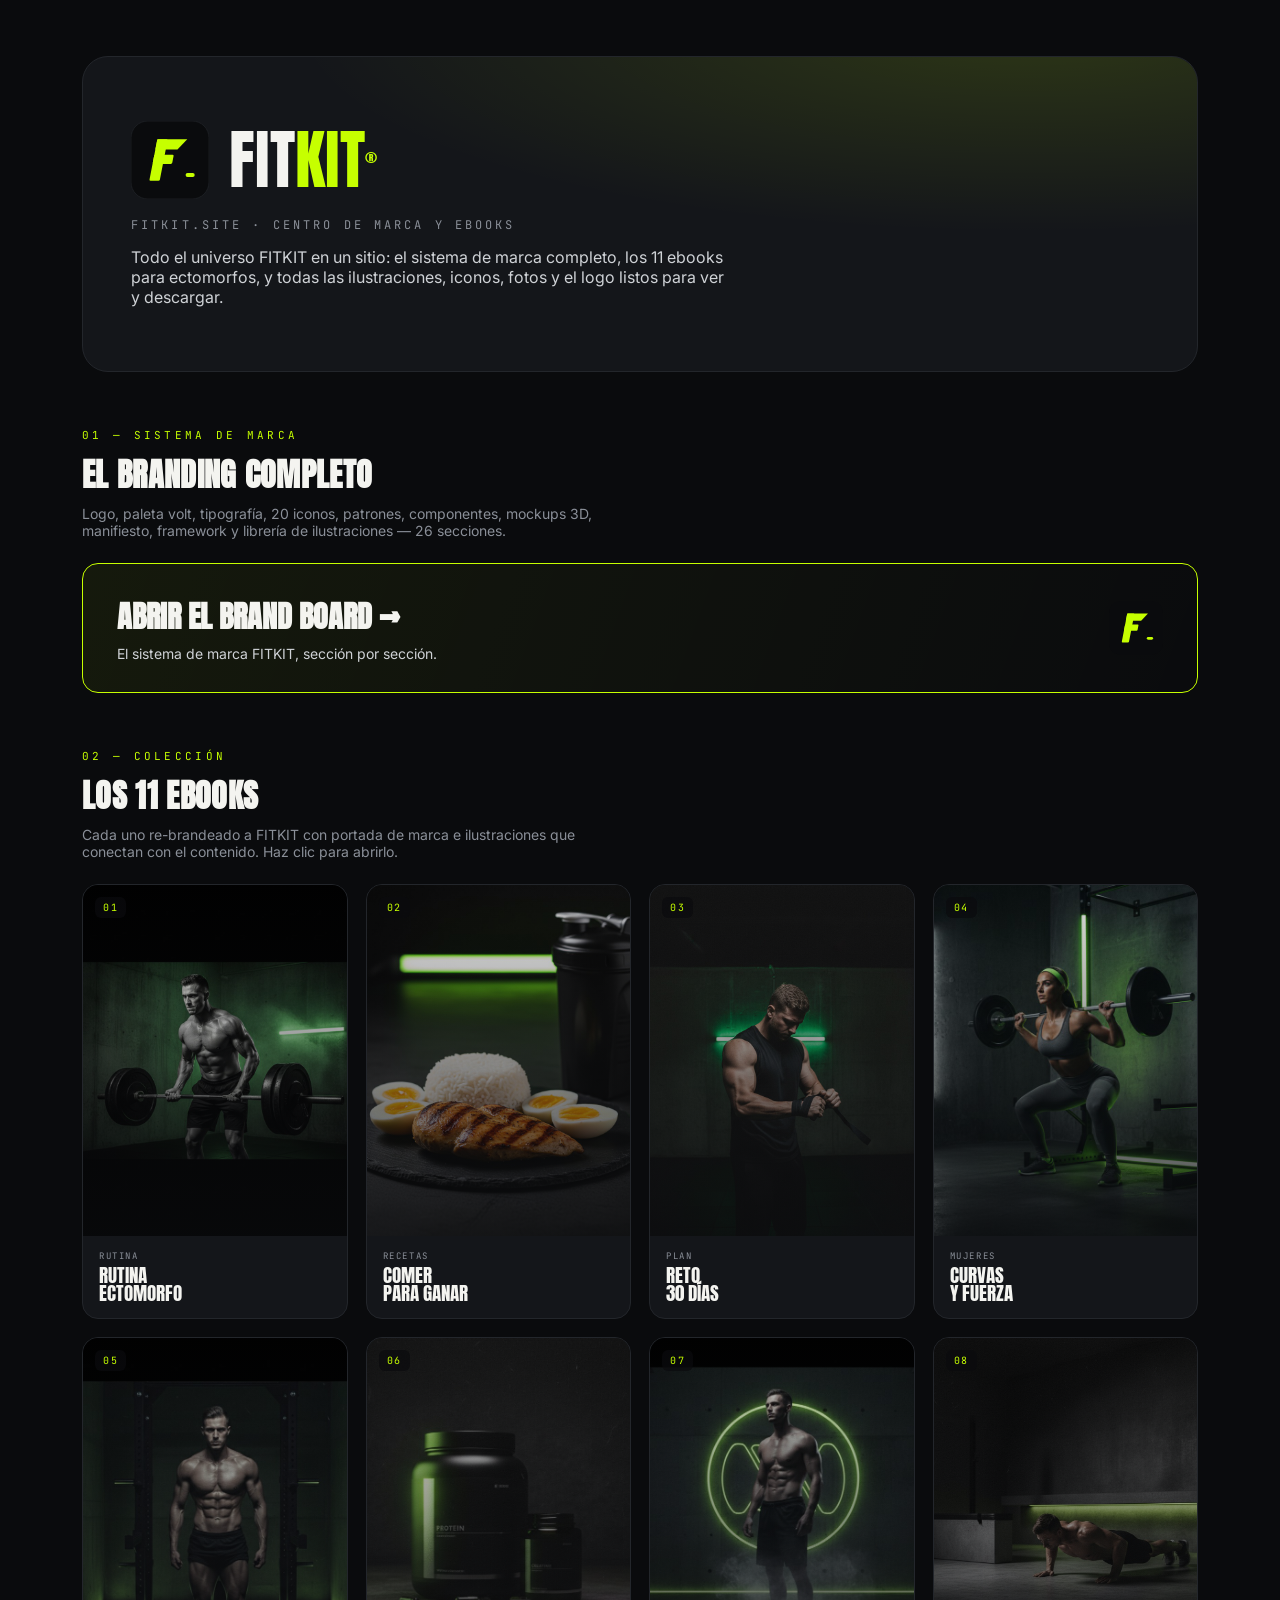
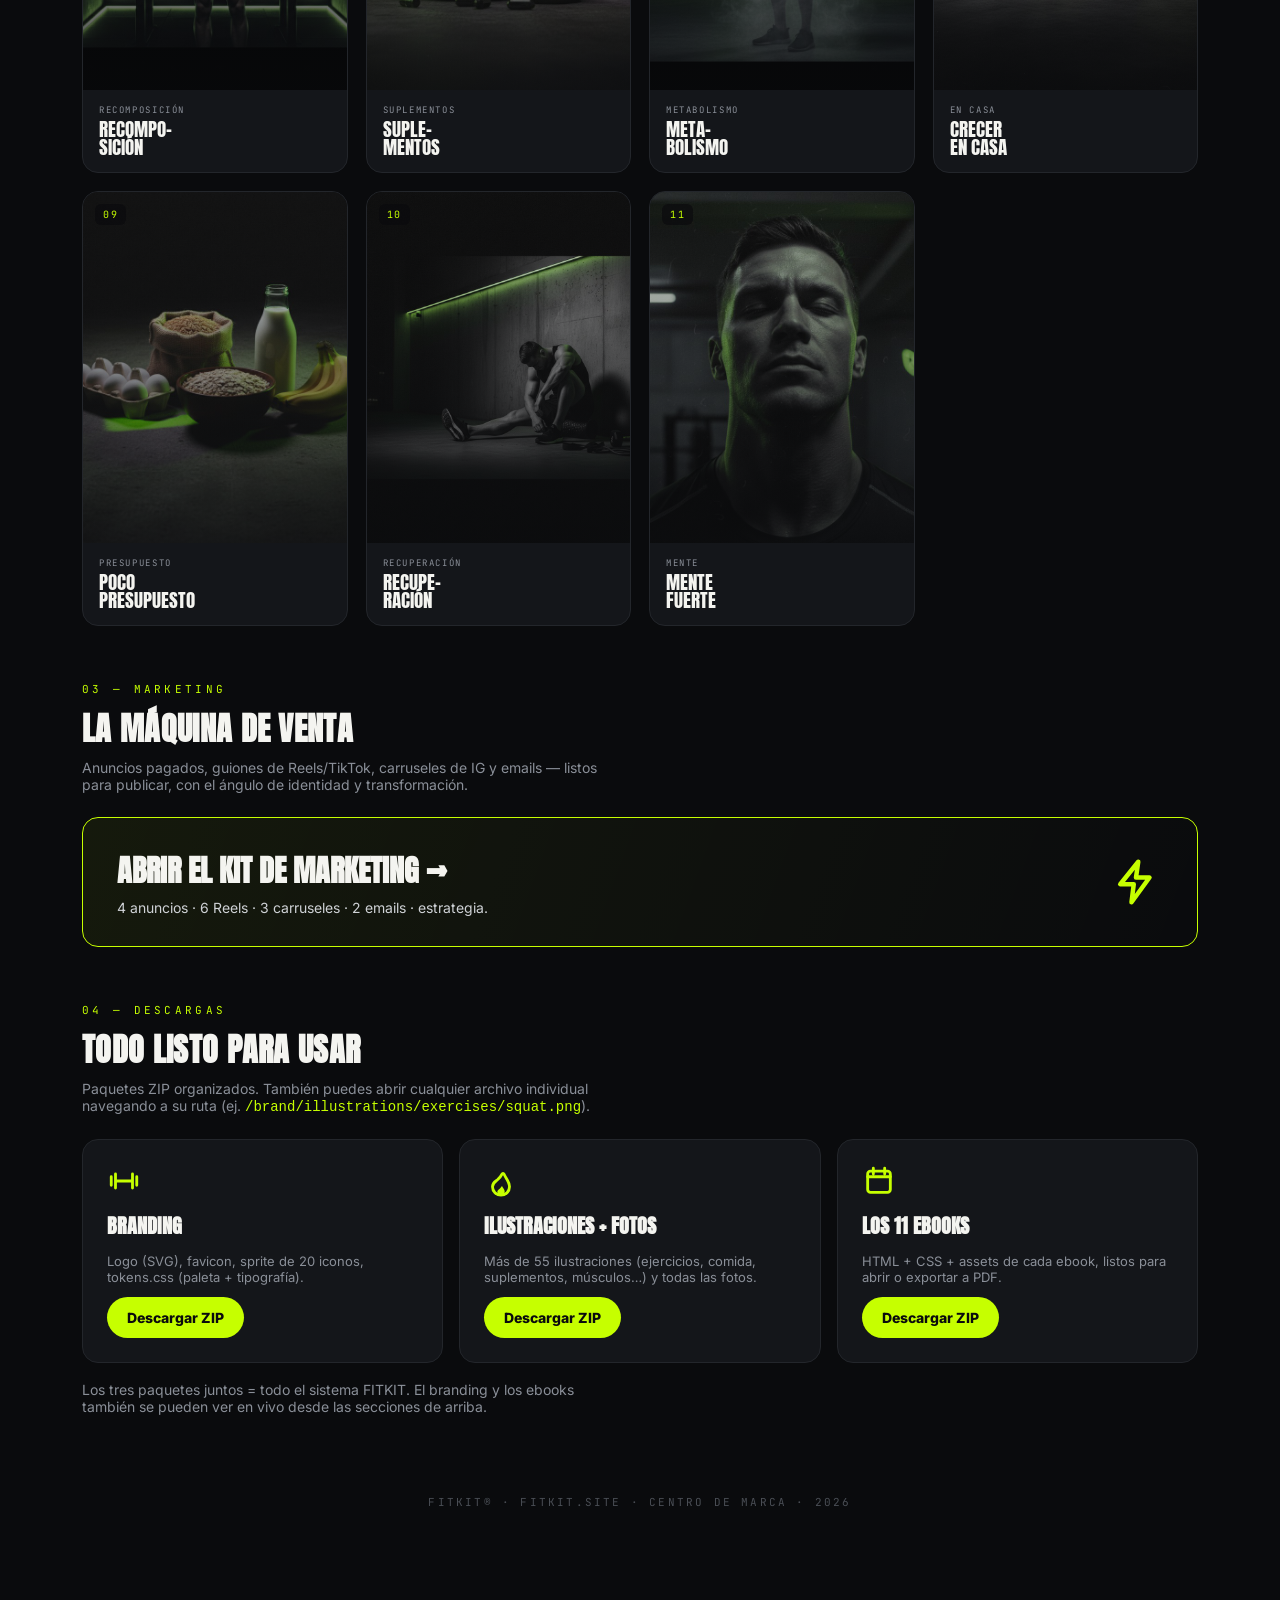
<file: index.html>
<!DOCTYPE html>
<html lang="es">
<head>
<meta charset="UTF-8">
<meta name="viewport" content="width=device-width, initial-scale=1.0">
<title>FITKIT · Centro de marca y ebooks</title>
<link rel="icon" href="brand/favicon.svg">
<link rel="stylesheet" href="brand/tokens.css">
<style>
  * { box-sizing: border-box; margin: 0; padding: 0; }
  body { font-family: var(--font-body); background: var(--black); color: var(--bone); -webkit-font-smoothing: antialiased; }
  .wrap { max-width: 1180px; margin: 0 auto; padding: 56px 32px 120px; }
  a { color: inherit; text-decoration: none; }

  .hero { border:1px solid var(--black-line); border-radius:var(--radius-lg); padding:64px 48px; position:relative; overflow:hidden; background:var(--black-soft); }
  .hero::after { content:""; position:absolute; inset:0; background:radial-gradient(120% 120% at 85% -10%, rgba(198,255,0,.14), transparent 55%); pointer-events:none; }
  .hero .lock { display:flex; align-items:center; gap:20px; position:relative; z-index:1; }
  .hero svg { width:78px; height:78px; }
  .hero .wm { font-family:var(--font-display); font-size:64px; text-transform:uppercase; line-height:.85; }
  .hero .wm .v { color:var(--volt); }
  .hero .wm .reg { font-size:18px; vertical-align:super; color:var(--volt); }
  .hero .tag { margin-top:18px; font-family:var(--font-mono); font-size:12px; letter-spacing:.26em; text-transform:uppercase; color:var(--gray); position:relative; z-index:1; }
  .hero .lead { margin-top:14px; color:#cfd2d6; font-size:16px; max-width:60ch; position:relative; z-index:1; }

  .sec { margin-top:56px; }
  .sec h2 { font-family:var(--font-display); font-size:32px; text-transform:uppercase; letter-spacing:.01em; margin-bottom:6px; }
  .sec .k { font-family:var(--font-mono); font-size:11px; letter-spacing:.3em; text-transform:uppercase; color:var(--volt); margin-bottom:8px; }
  .sec .desc { color:var(--gray); font-size:14px; margin-bottom:24px; max-width:60ch; }

  .big-card { display:flex; align-items:center; justify-content:space-between; gap:24px; border:1px solid var(--volt); border-radius:var(--radius); padding:30px 34px; background:linear-gradient(110deg, rgba(198,255,0,.06), transparent); }
  .big-card h3 { font-family:var(--font-display); font-size:30px; text-transform:uppercase; }
  .big-card p { color:#cfd2d6; font-size:14px; margin-top:6px; }

  .ebooks { display:grid; grid-template-columns:repeat(4,1fr); gap:18px; }
  .ebook { border:1px solid var(--black-line); border-radius:var(--radius); overflow:hidden; background:var(--black-soft); transition:border-color .2s, transform .2s; }
  .ebook:hover { border-color:var(--volt); transform:translateY(-3px); }
  .ebook .ph { aspect-ratio:3/4; background-size:cover; background-position:center top; position:relative; }
  .ebook .ph::after { content:""; position:absolute; inset:0; background:linear-gradient(180deg, rgba(10,11,13,.1), rgba(10,11,13,.75)); }
  .ebook .num { position:absolute; top:12px; left:12px; z-index:1; font-family:var(--font-mono); font-size:10px; letter-spacing:.16em; color:var(--volt); background:rgba(10,11,13,.7); padding:4px 8px; border-radius:6px; }
  .ebook .body { padding:14px 16px 16px; }
  .ebook .cat { font-family:var(--font-mono); font-size:9px; letter-spacing:.18em; text-transform:uppercase; color:var(--gray); }
  .ebook .t { font-family:var(--font-display); font-size:19px; text-transform:uppercase; line-height:.95; margin-top:4px; }

  .dl-grid { display:grid; grid-template-columns:repeat(3,1fr); gap:16px; }
  .dl { border:1px solid var(--black-line); border-radius:var(--radius); background:var(--black-soft); padding:24px; display:flex; flex-direction:column; gap:12px; }
  .dl .ic { width:34px; height:34px; color:var(--volt); }
  .dl h4 { font-family:var(--font-display); font-size:20px; text-transform:uppercase; }
  .dl p { color:var(--gray); font-size:13px; }
  .dl .btn { margin-top:auto; align-self:flex-start; }
  .btn { display:inline-flex; align-items:center; gap:8px; font-weight:800; font-size:14px; padding:12px 20px; border-radius:999px; background:var(--volt); color:var(--black); border:0; transition:transform .15s, box-shadow .15s; }
  .btn:hover { box-shadow:0 0 0 4px rgba(198,255,0,.18); }
  .btn--ghost { background:transparent; color:var(--bone); border:1.5px solid var(--black-line); }
  .btn--ghost:hover { border-color:var(--volt); color:var(--volt); box-shadow:none; }

  footer { margin-top:80px; font-family:var(--font-mono); font-size:11px; letter-spacing:.2em; text-transform:uppercase; color:var(--gray-dark); text-align:center; }
  @media (max-width:880px){ .ebooks{grid-template-columns:repeat(2,1fr)} .dl-grid{grid-template-columns:1fr} .hero .wm{font-size:46px} }
</style>
</head>
<body>
<div class="wrap">

  <div class="hero">
    <div class="lock">
      <svg viewBox="0 0 120 120"><rect width="120" height="120" rx="26" fill="#0A0B0D" stroke="#23262B"/><g transform="translate(6,0) skewX(-11)" fill="#C6FF00"><rect x="40" y="28" width="16" height="64" rx="2"/><path d="M40 28 H86 L74 44 H40 Z"/><rect x="40" y="52" width="30" height="14" rx="2"/></g><rect x="84" y="80" width="14" height="6" rx="3" fill="#C6FF00"/></svg>
      <div class="wm">FIT<span class="v">KIT</span><span class="reg">®</span></div>
    </div>
    <div class="tag">FITKIT.SITE · CENTRO DE MARCA Y EBOOKS</div>
    <p class="lead">Todo el universo FITKIT en un sitio: el sistema de marca completo, los 11 ebooks para ectomorfos, y todas las ilustraciones, iconos, fotos y el logo listos para ver y descargar.</p>
  </div>

  <!-- BRAND -->
  <section class="sec">
    <div class="k">01 — Sistema de marca</div>
    <h2>El branding completo</h2>
    <p class="desc">Logo, paleta volt, tipografía, 20 iconos, patrones, componentes, mockups 3D, manifiesto, framework y librería de ilustraciones — 26 secciones.</p>
    <a class="big-card" href="brand/index.html">
      <div><h3>Abrir el brand board →</h3><p>El sistema de marca FITKIT, sección por sección.</p></div>
      <svg style="width:54px;height:54px;color:var(--volt)" viewBox="0 0 120 120"><rect width="120" height="120" rx="26" fill="#0A0B0D"/><g transform="translate(6,0) skewX(-11)" fill="#C6FF00"><rect x="40" y="28" width="16" height="64" rx="2"/><path d="M40 28 H86 L74 44 H40 Z"/><rect x="40" y="52" width="30" height="14" rx="2"/></g><rect x="84" y="80" width="14" height="6" rx="3" fill="#C6FF00"/></svg>
    </a>
  </section>

  <!-- EBOOKS -->
  <section class="sec">
    <div class="k">02 — Colección</div>
    <h2>Los 11 ebooks</h2>
    <p class="desc">Cada uno re-brandeado a FITKIT con portada de marca e ilustraciones que conectan con el contenido. Haz clic para abrirlo.</p>
    <div class="ebooks">
      <a class="ebook" href="ebook-1-rutina/index.html"><div class="ph" style="background-image:url('ebook-1-rutina/assets/cover.jpg')"><span class="num">01</span></div><div class="body"><div class="cat">Rutina</div><div class="t">Rutina<br>Ectomorfo</div></div></a>
      <a class="ebook" href="ebook-2-recetas/index.html"><div class="ph" style="background-image:url('ebook-2-recetas/assets/cover.jpg')"><span class="num">02</span></div><div class="body"><div class="cat">Recetas</div><div class="t">Comer<br>para Ganar</div></div></a>
      <a class="ebook" href="ebook-3-plan/index.html"><div class="ph" style="background-image:url('ebook-3-plan/assets/cover.jpg')"><span class="num">03</span></div><div class="body"><div class="cat">Plan</div><div class="t">Reto<br>30 Días</div></div></a>
      <a class="ebook" href="ebook-04-mujeres/index.html"><div class="ph" style="background-image:url('ebook-04-mujeres/assets/cover.jpg')"><span class="num">04</span></div><div class="body"><div class="cat">Mujeres</div><div class="t">Curvas<br>y Fuerza</div></div></a>
      <a class="ebook" href="ebook-05-recomposicion/index.html"><div class="ph" style="background-image:url('ebook-05-recomposicion/assets/cover.jpg')"><span class="num">05</span></div><div class="body"><div class="cat">Recomposición</div><div class="t">Recompo-<br>sición</div></div></a>
      <a class="ebook" href="ebook-06-suplementos/index.html"><div class="ph" style="background-image:url('ebook-06-suplementos/assets/cover.jpg')"><span class="num">06</span></div><div class="body"><div class="cat">Suplementos</div><div class="t">Suple-<br>mentos</div></div></a>
      <a class="ebook" href="ebook-07-metabolismo/index.html"><div class="ph" style="background-image:url('ebook-07-metabolismo/assets/cover.jpg')"><span class="num">07</span></div><div class="body"><div class="cat">Metabolismo</div><div class="t">Meta-<br>bolismo</div></div></a>
      <a class="ebook" href="ebook-08-casa/index.html"><div class="ph" style="background-image:url('ebook-08-casa/assets/cover.jpg')"><span class="num">08</span></div><div class="body"><div class="cat">En casa</div><div class="t">Crecer<br>en Casa</div></div></a>
      <a class="ebook" href="ebook-09-presupuesto/index.html"><div class="ph" style="background-image:url('ebook-09-presupuesto/assets/cover.jpg')"><span class="num">09</span></div><div class="body"><div class="cat">Presupuesto</div><div class="t">Poco<br>Presupuesto</div></div></a>
      <a class="ebook" href="ebook-10-recuperacion/index.html"><div class="ph" style="background-image:url('ebook-10-recuperacion/assets/cover.jpg')"><span class="num">10</span></div><div class="body"><div class="cat">Recuperación</div><div class="t">Recupe-<br>ración</div></div></a>
      <a class="ebook" href="ebook-11-mente/index.html"><div class="ph" style="background-image:url('ebook-11-mente/assets/cover.jpg')"><span class="num">11</span></div><div class="body"><div class="cat">Mente</div><div class="t">Mente<br>Fuerte</div></div></a>
    </div>
  </section>

  <!-- MARKETING -->
  <section class="sec">
    <div class="k">03 — Marketing</div>
    <h2>La máquina de venta</h2>
    <p class="desc">Anuncios pagados, guiones de Reels/TikTok, carruseles de IG y emails — listos para publicar, con el ángulo de identidad y transformación.</p>
    <a class="big-card" href="marketing.html">
      <div><h3>Abrir el kit de marketing →</h3><p>4 anuncios · 6 Reels · 3 carruseles · 2 emails · estrategia.</p></div>
      <svg style="width:54px;height:54px;color:var(--volt)"><use href="brand/icons.svg#ic-bolt"/></svg>
    </a>
  </section>

  <!-- DOWNLOADS -->
  <section class="sec">
    <div class="k">04 — Descargas</div>
    <h2>Todo listo para usar</h2>
    <p class="desc">Paquetes ZIP organizados. También puedes abrir cualquier archivo individual navegando a su ruta (ej. <code style="color:var(--volt)">/brand/illustrations/exercises/squat.png</code>).</p>
    <div class="dl-grid">
      <div class="dl">
        <svg class="ic"><use href="brand/icons.svg#ic-dumbbell"/></svg>
        <h4>Branding</h4>
        <p>Logo (SVG), favicon, sprite de 20 iconos, tokens.css (paleta + tipografía).</p>
        <a class="btn" href="downloads/fitkit-branding.zip" download>Descargar ZIP</a>
      </div>
      <div class="dl">
        <svg class="ic"><use href="brand/icons.svg#ic-flame"/></svg>
        <h4>Ilustraciones + fotos</h4>
        <p>Más de 55 ilustraciones (ejercicios, comida, suplementos, músculos…) y todas las fotos.</p>
        <a class="btn" href="downloads/fitkit-ilustraciones.zip" download>Descargar ZIP</a>
      </div>
      <div class="dl">
        <svg class="ic"><use href="brand/icons.svg#ic-calendar"/></svg>
        <h4>Los 11 ebooks</h4>
        <p>HTML + CSS + assets de cada ebook, listos para abrir o exportar a PDF.</p>
        <a class="btn" href="downloads/fitkit-ebooks.zip" download>Descargar ZIP</a>
      </div>
    </div>
    <p class="desc" style="margin-top:18px">Los tres paquetes juntos = todo el sistema FITKIT. El branding y los ebooks también se pueden ver en vivo desde las secciones de arriba.</p>
  </section>

  <footer>FITKIT® · fitkit.site · Centro de marca · 2026</footer>
</div>
</body>
</html>
</file>
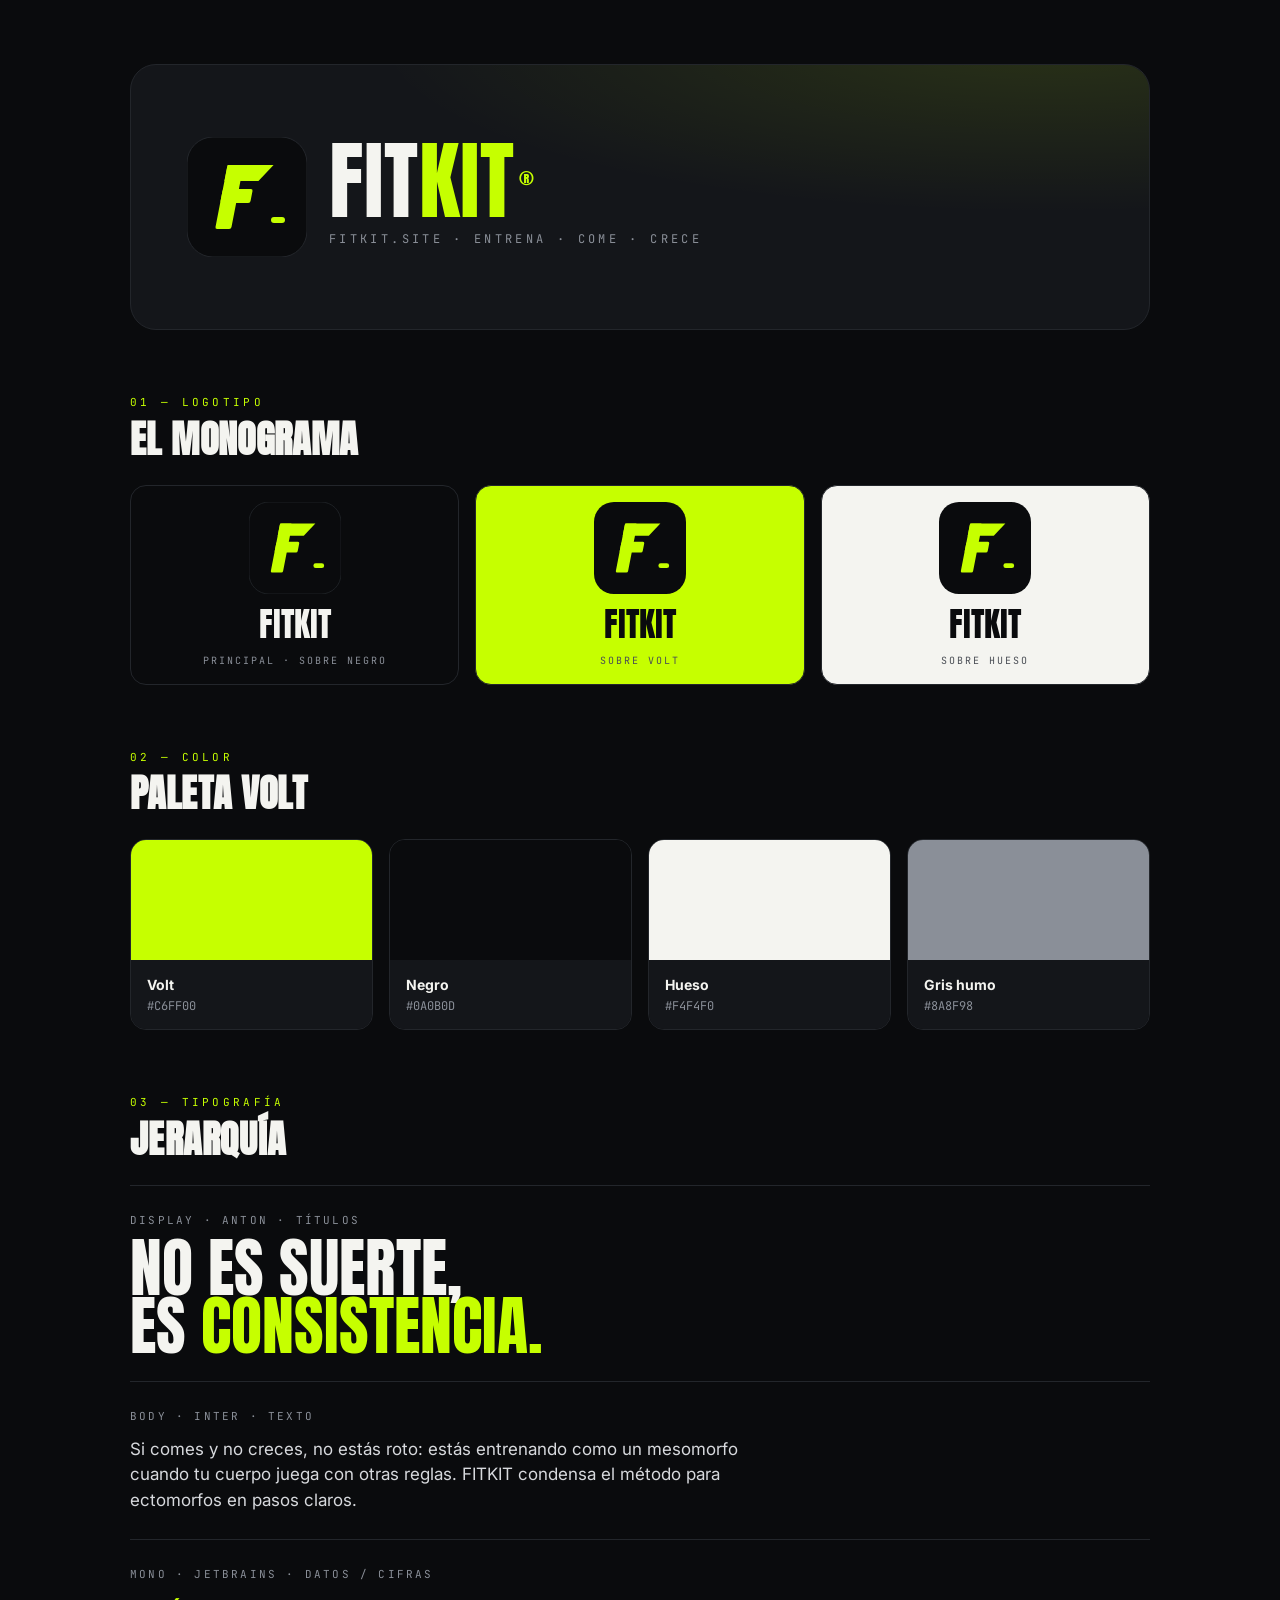
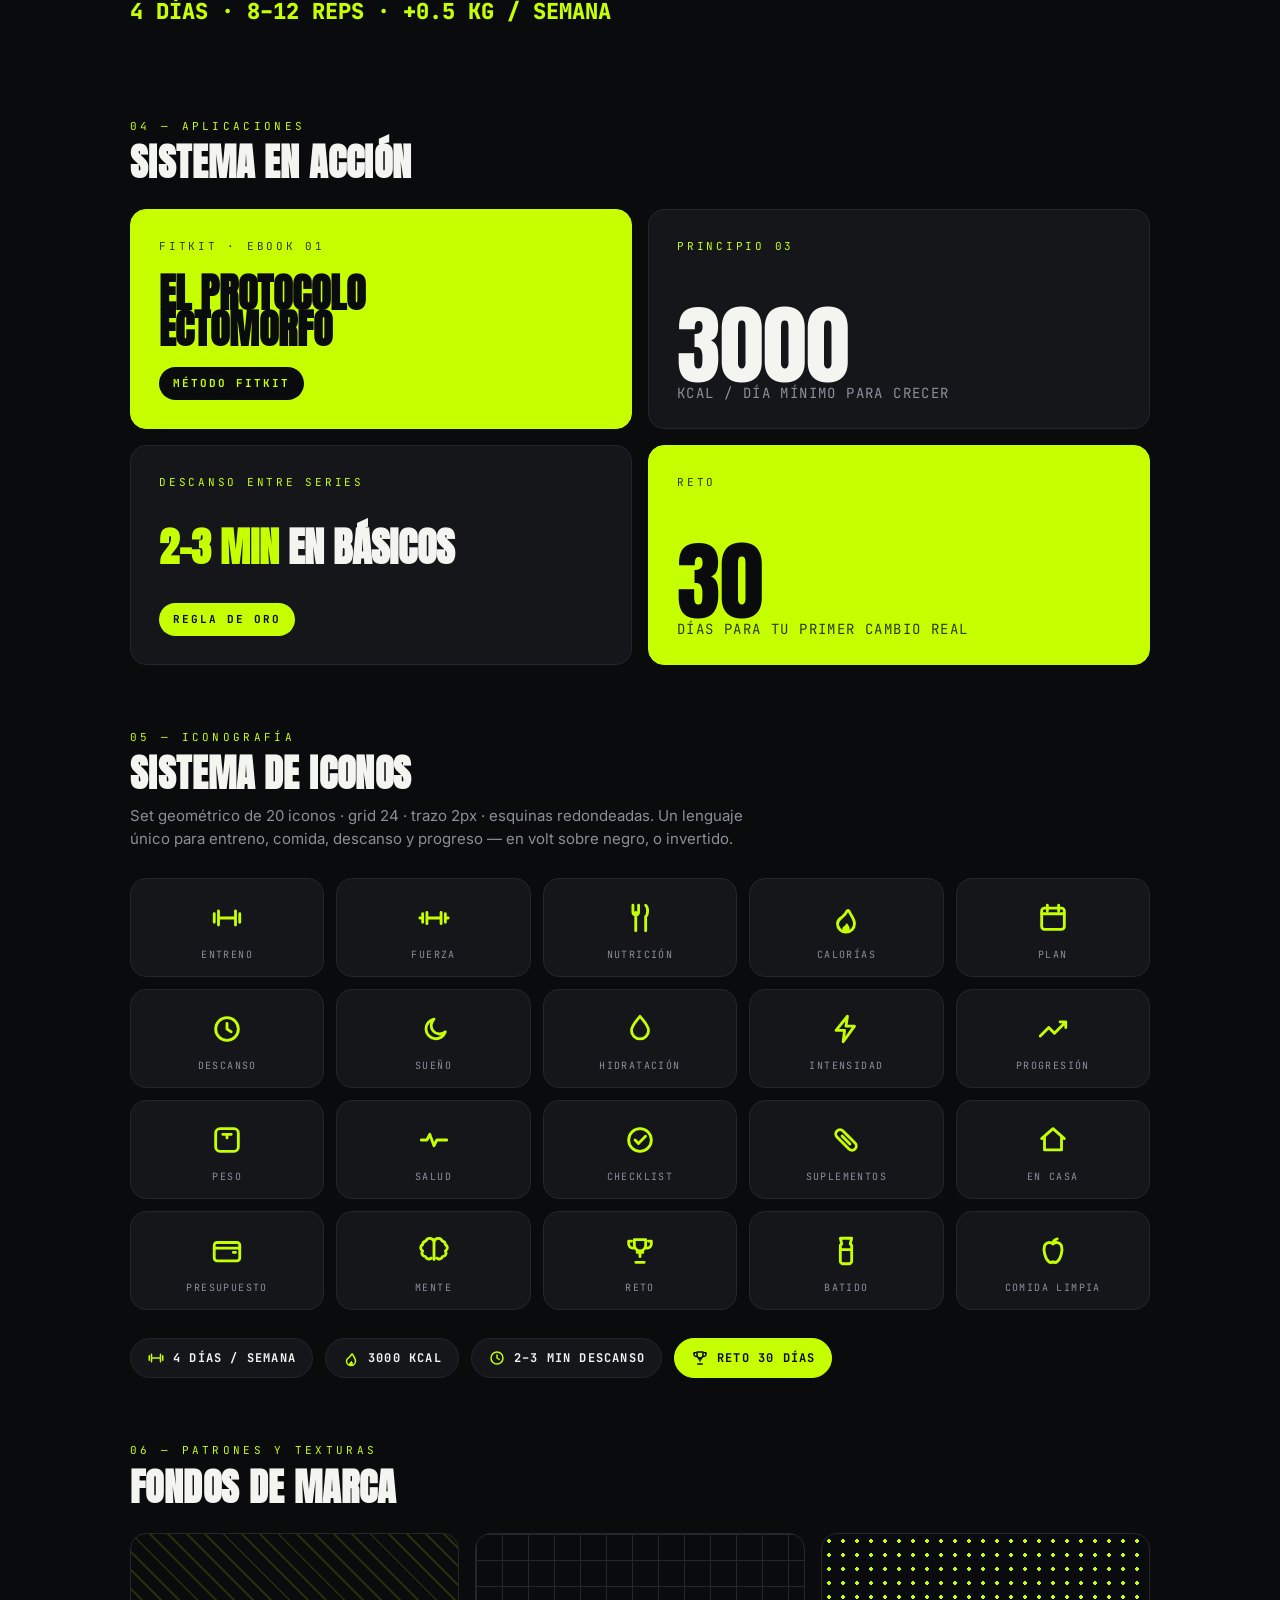
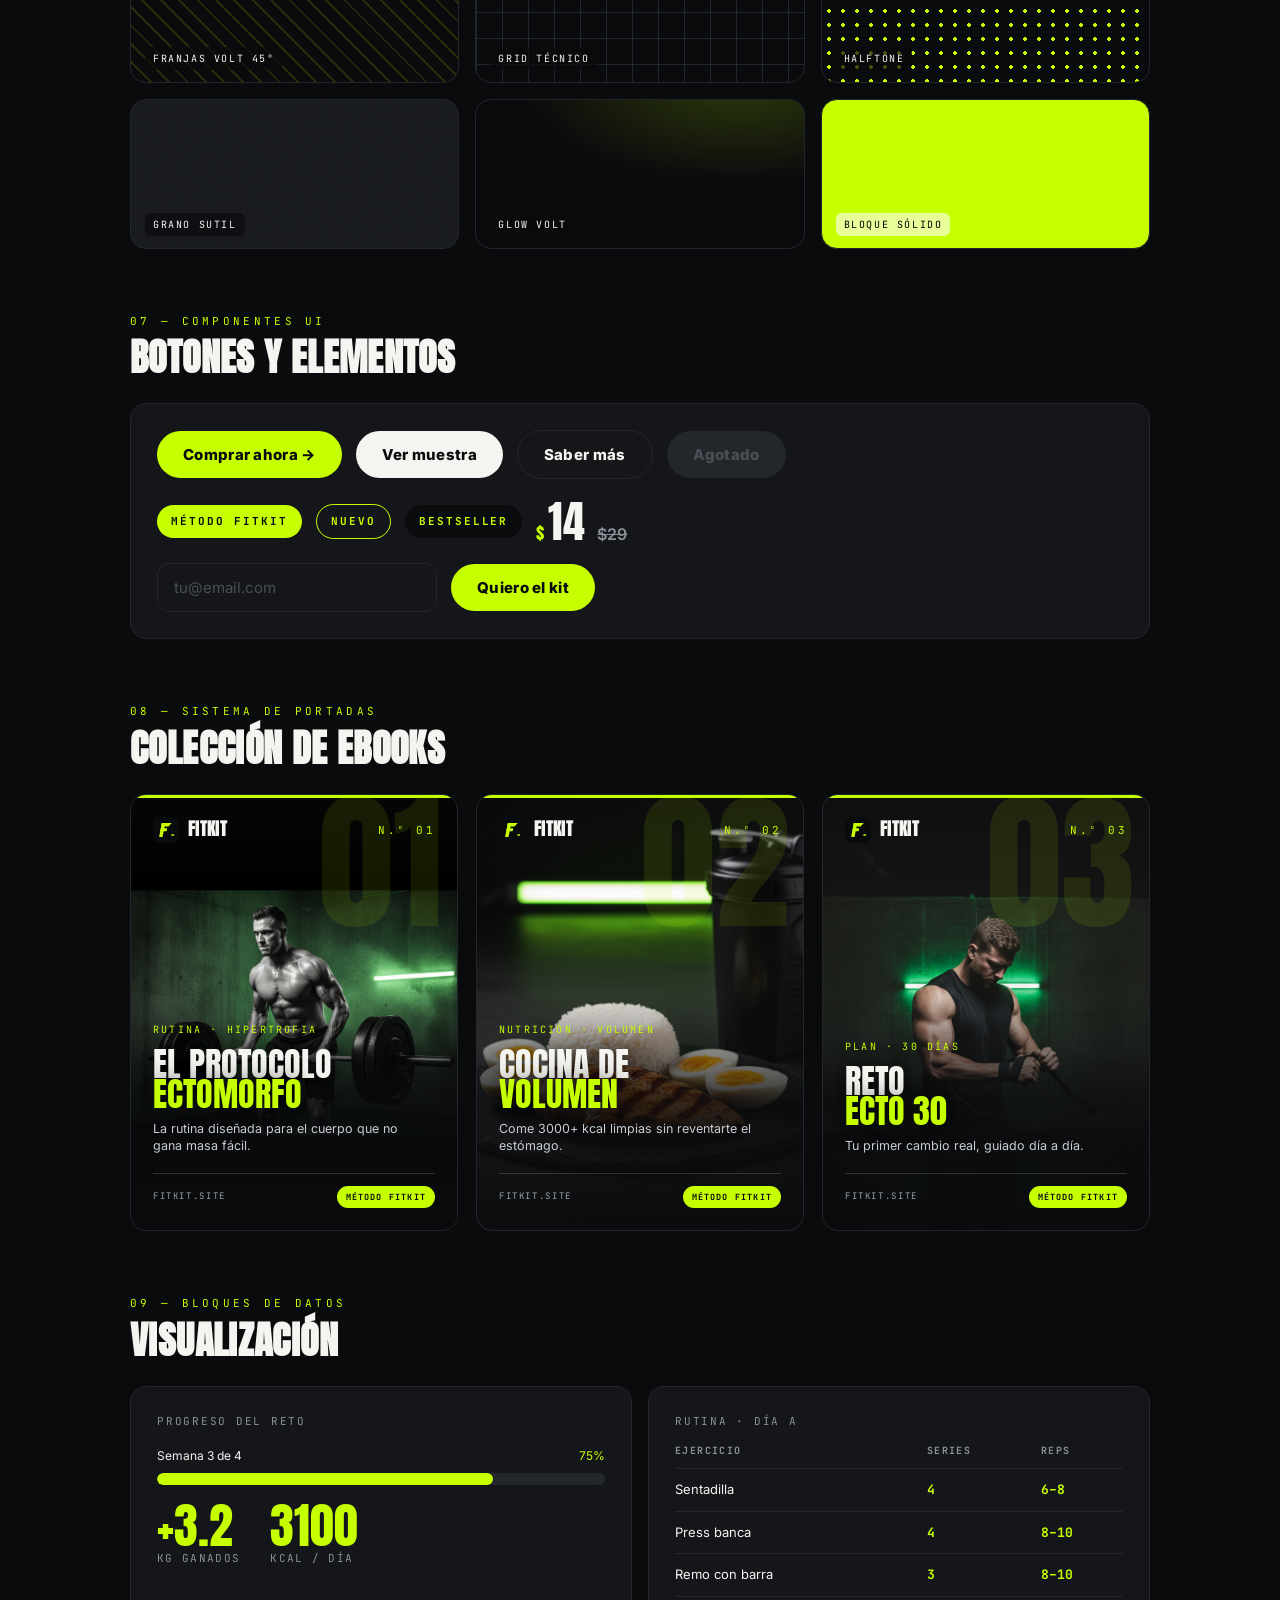
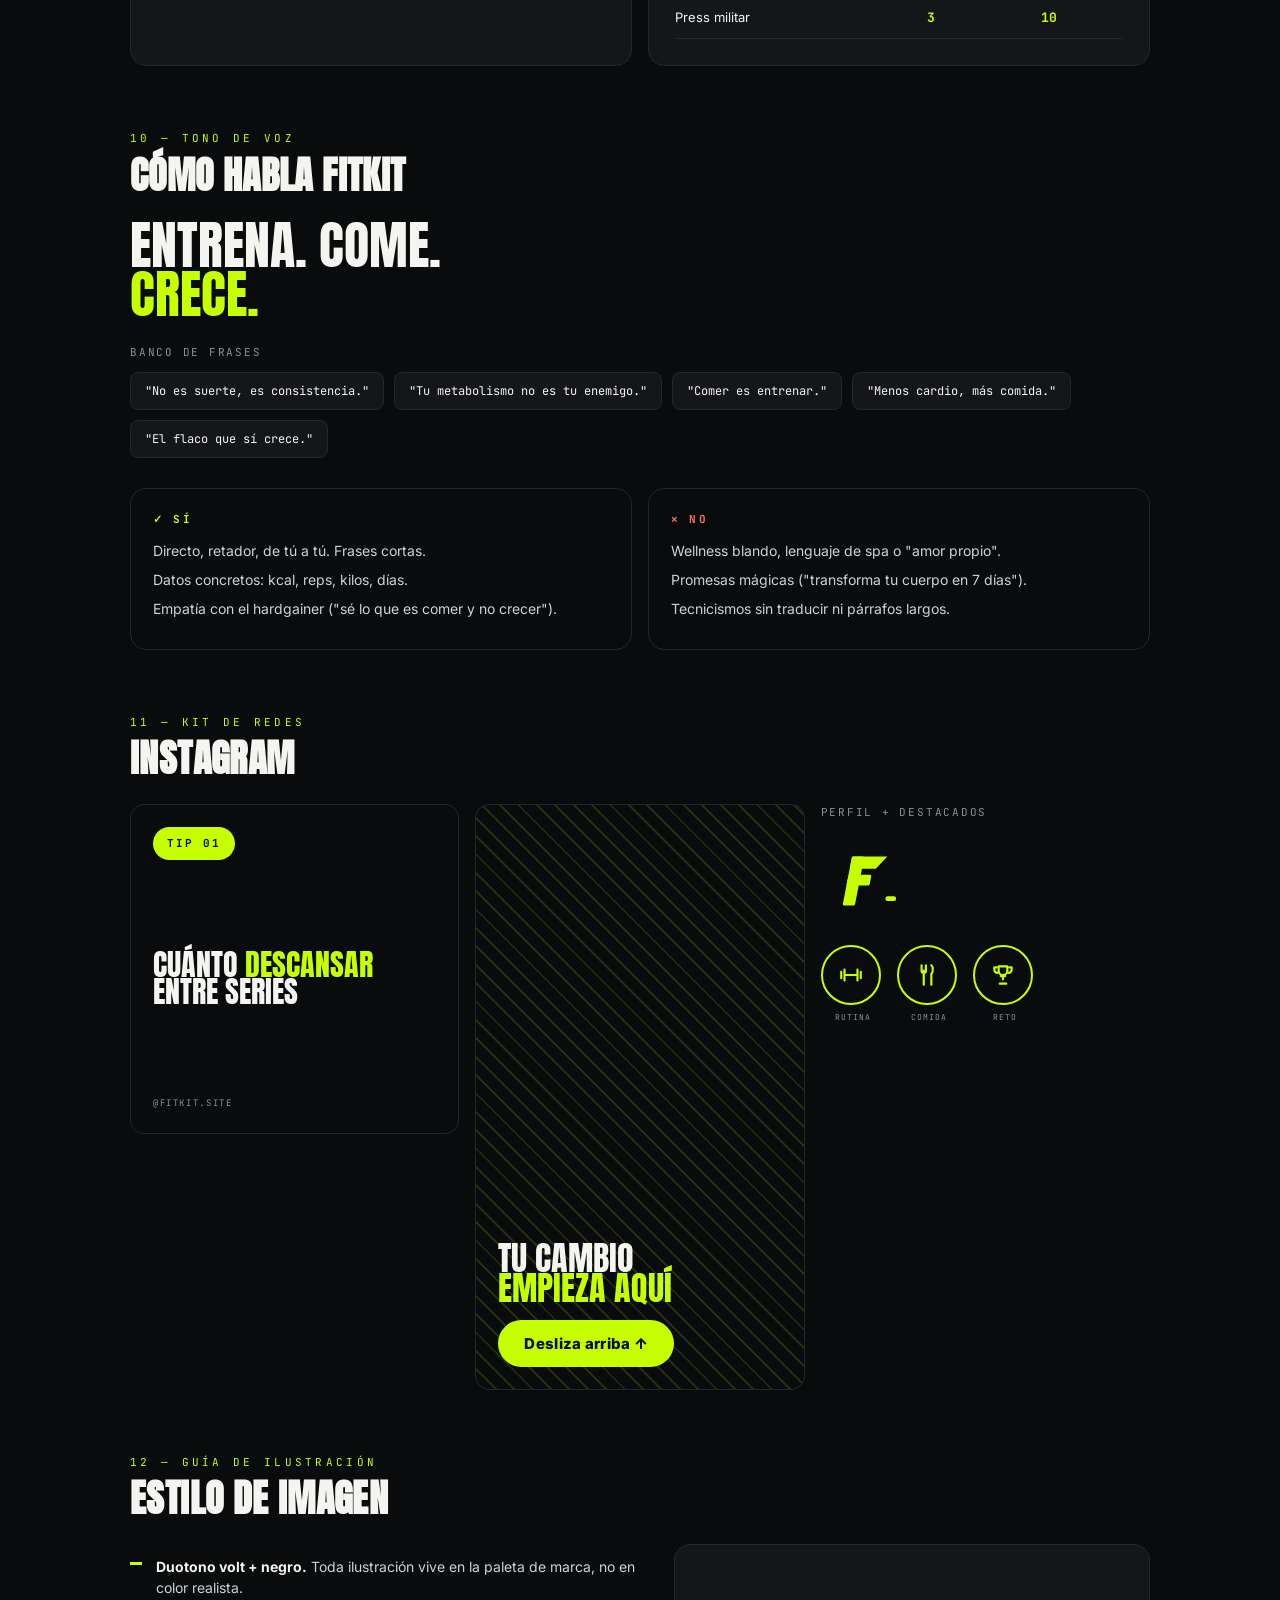
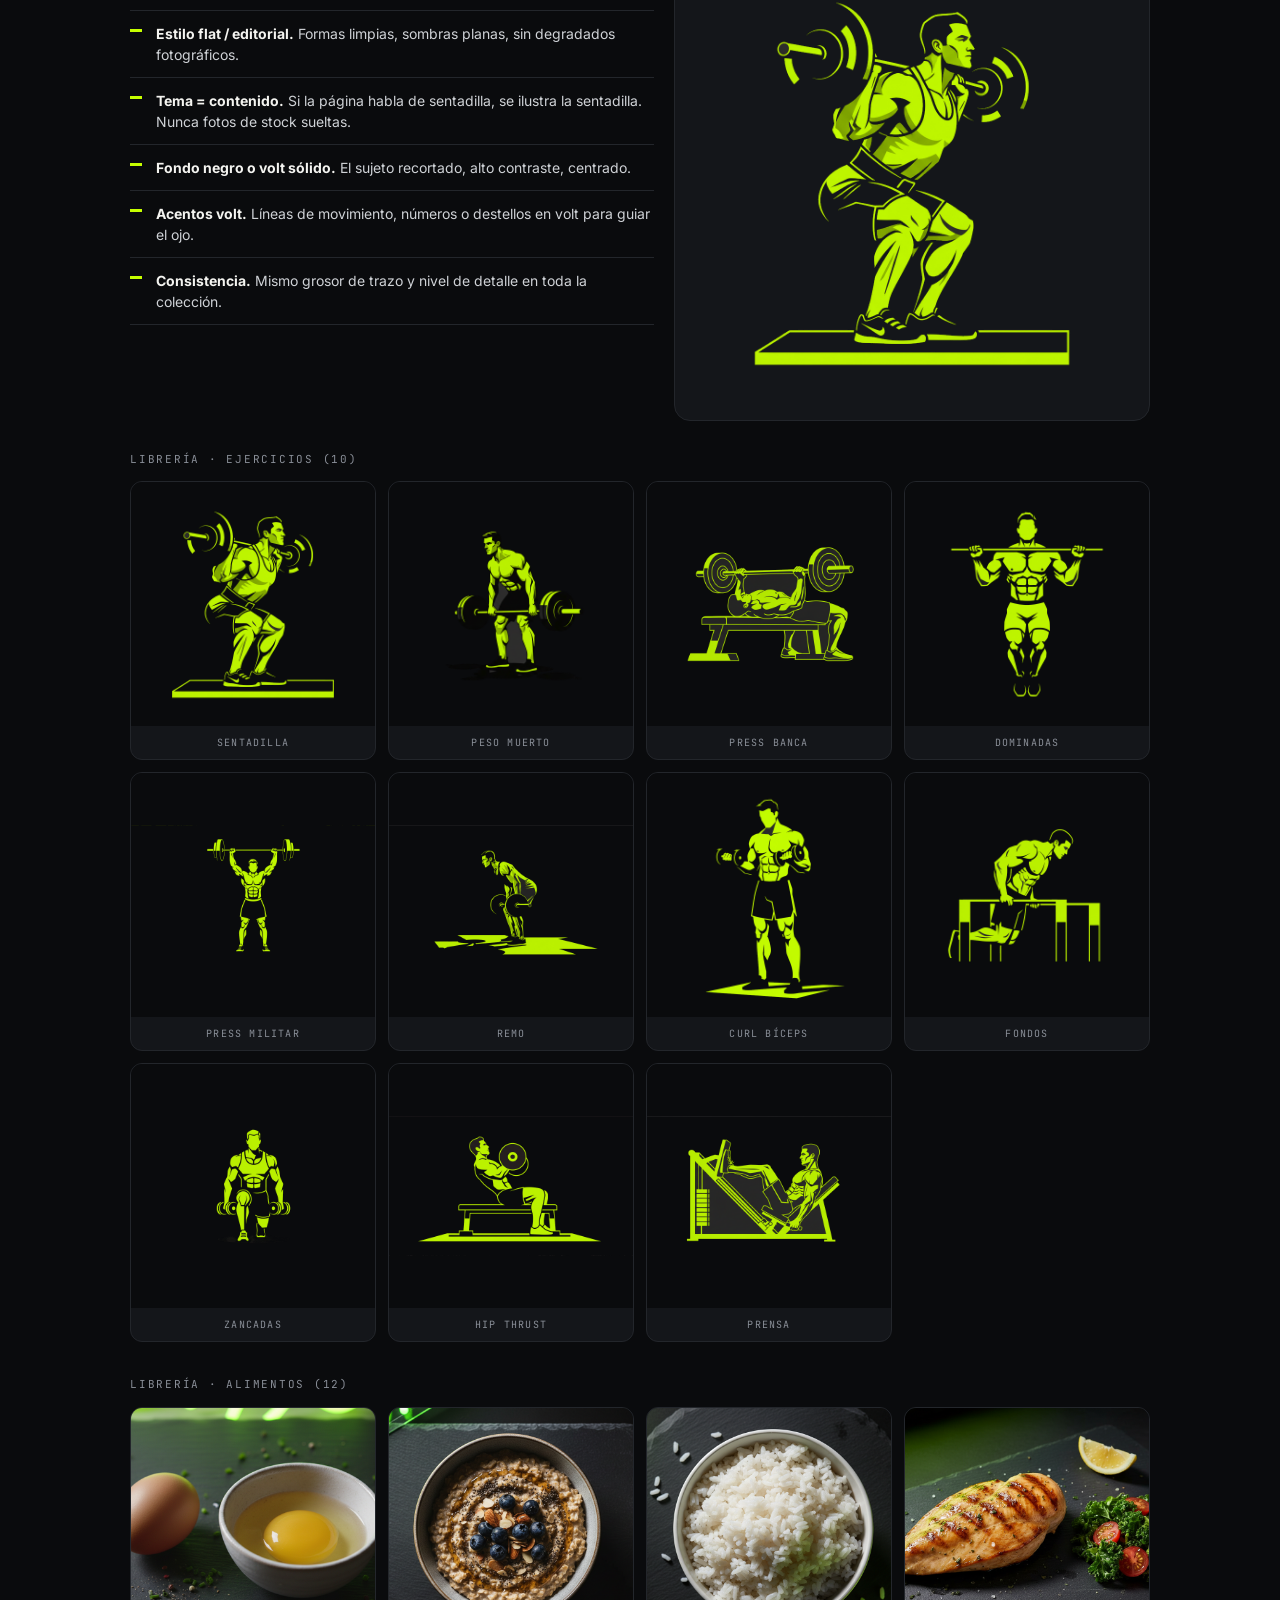
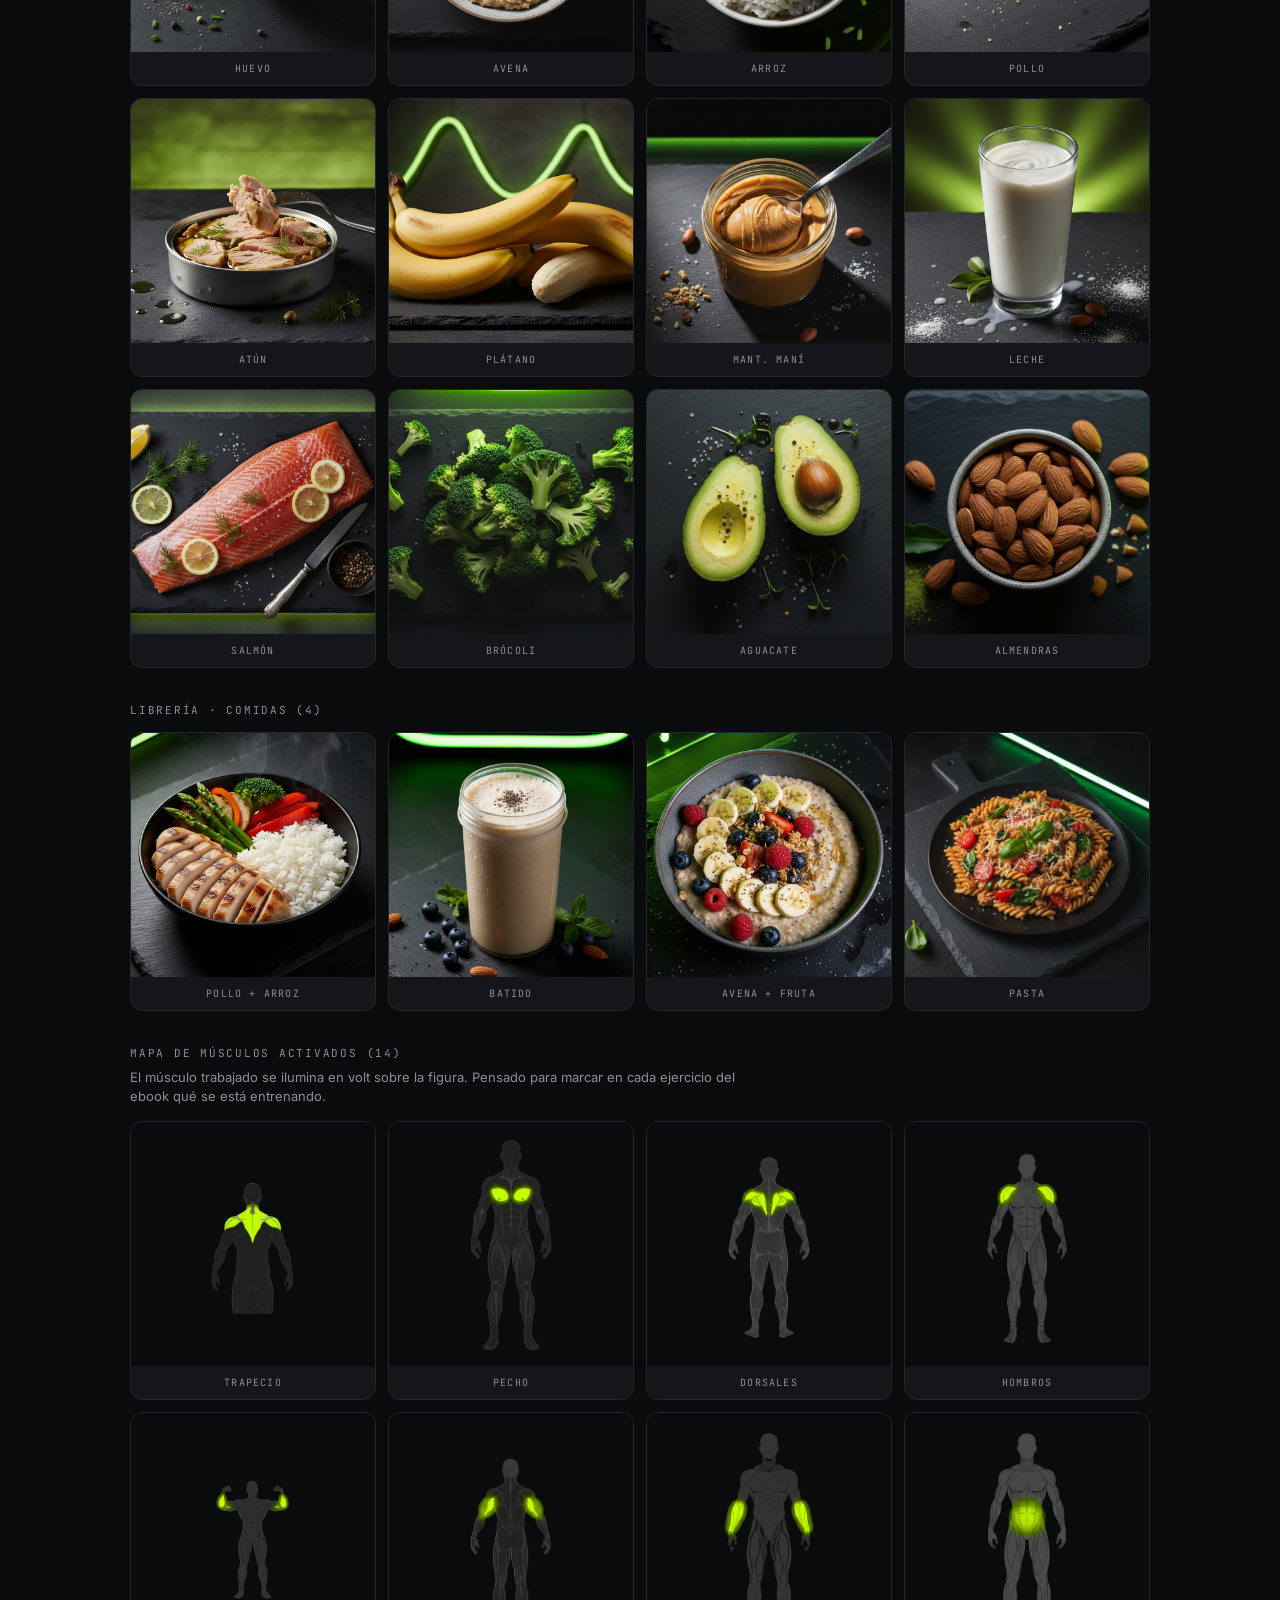
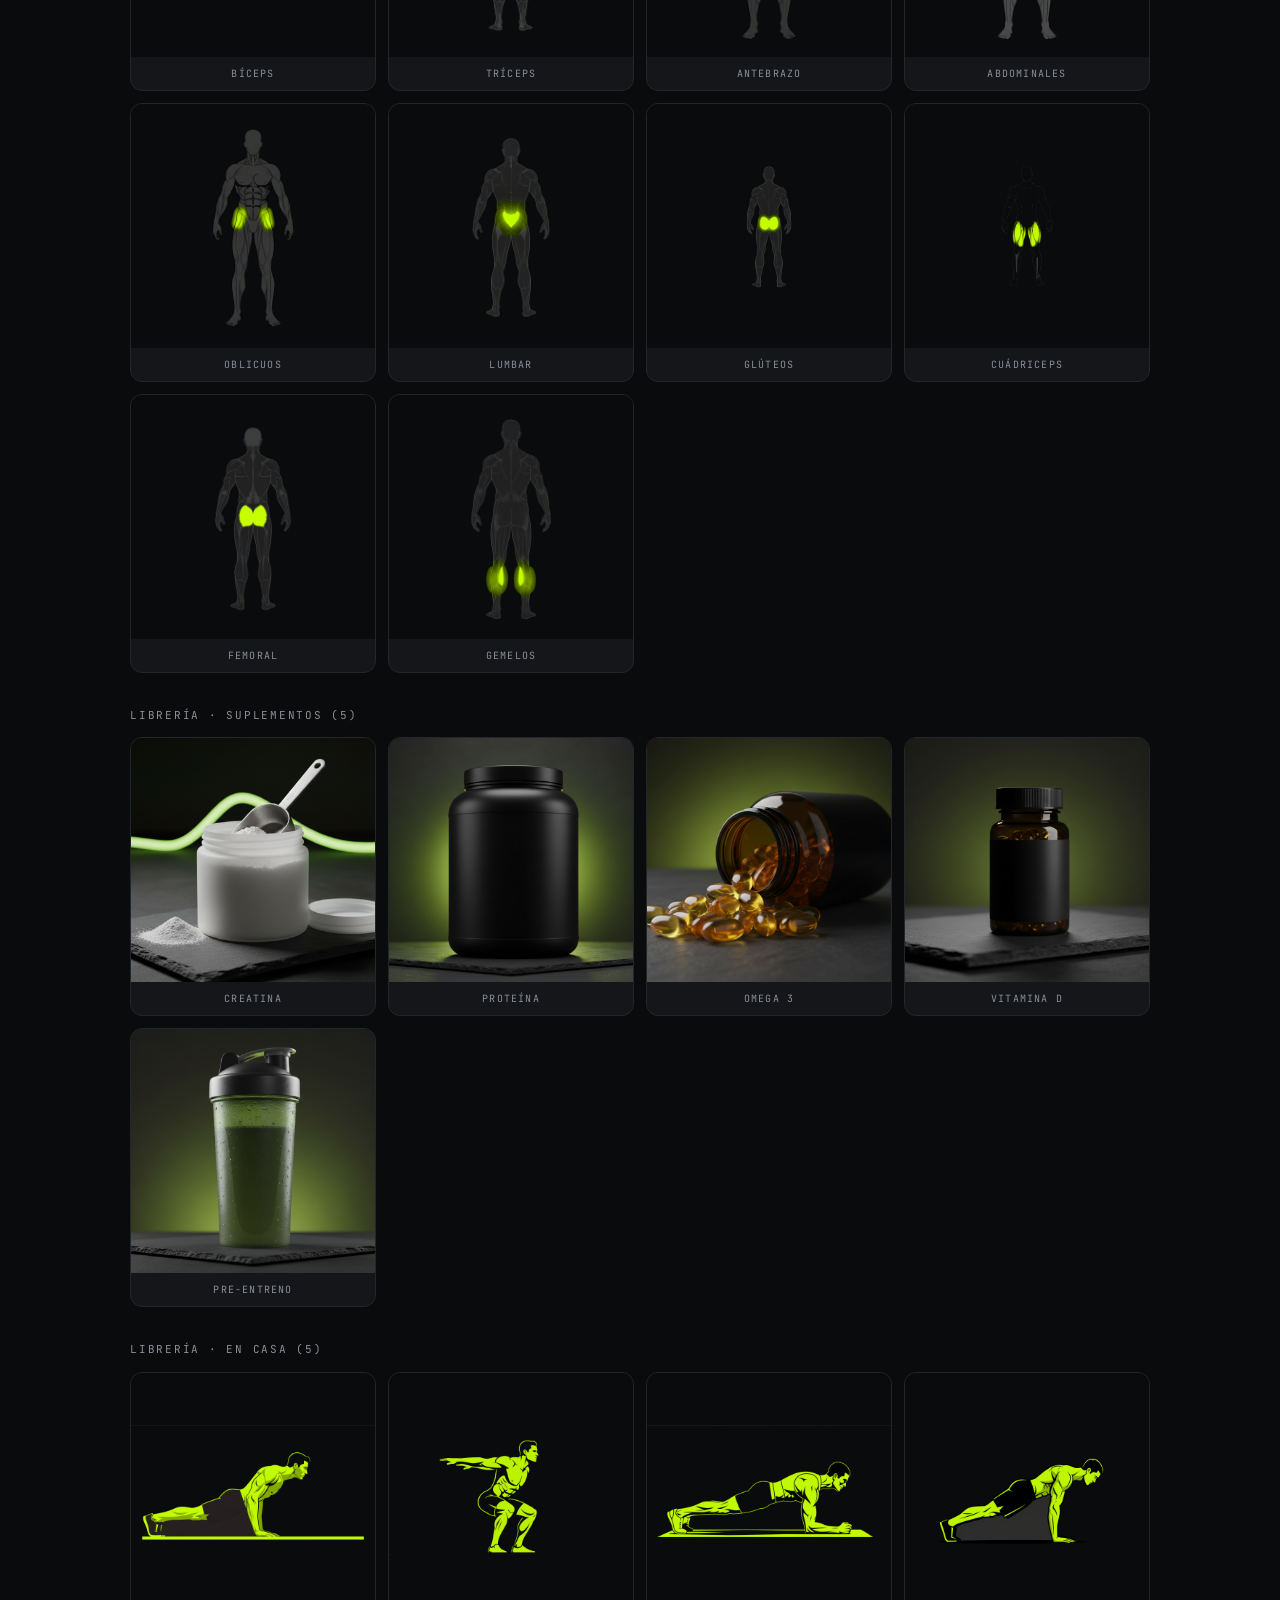
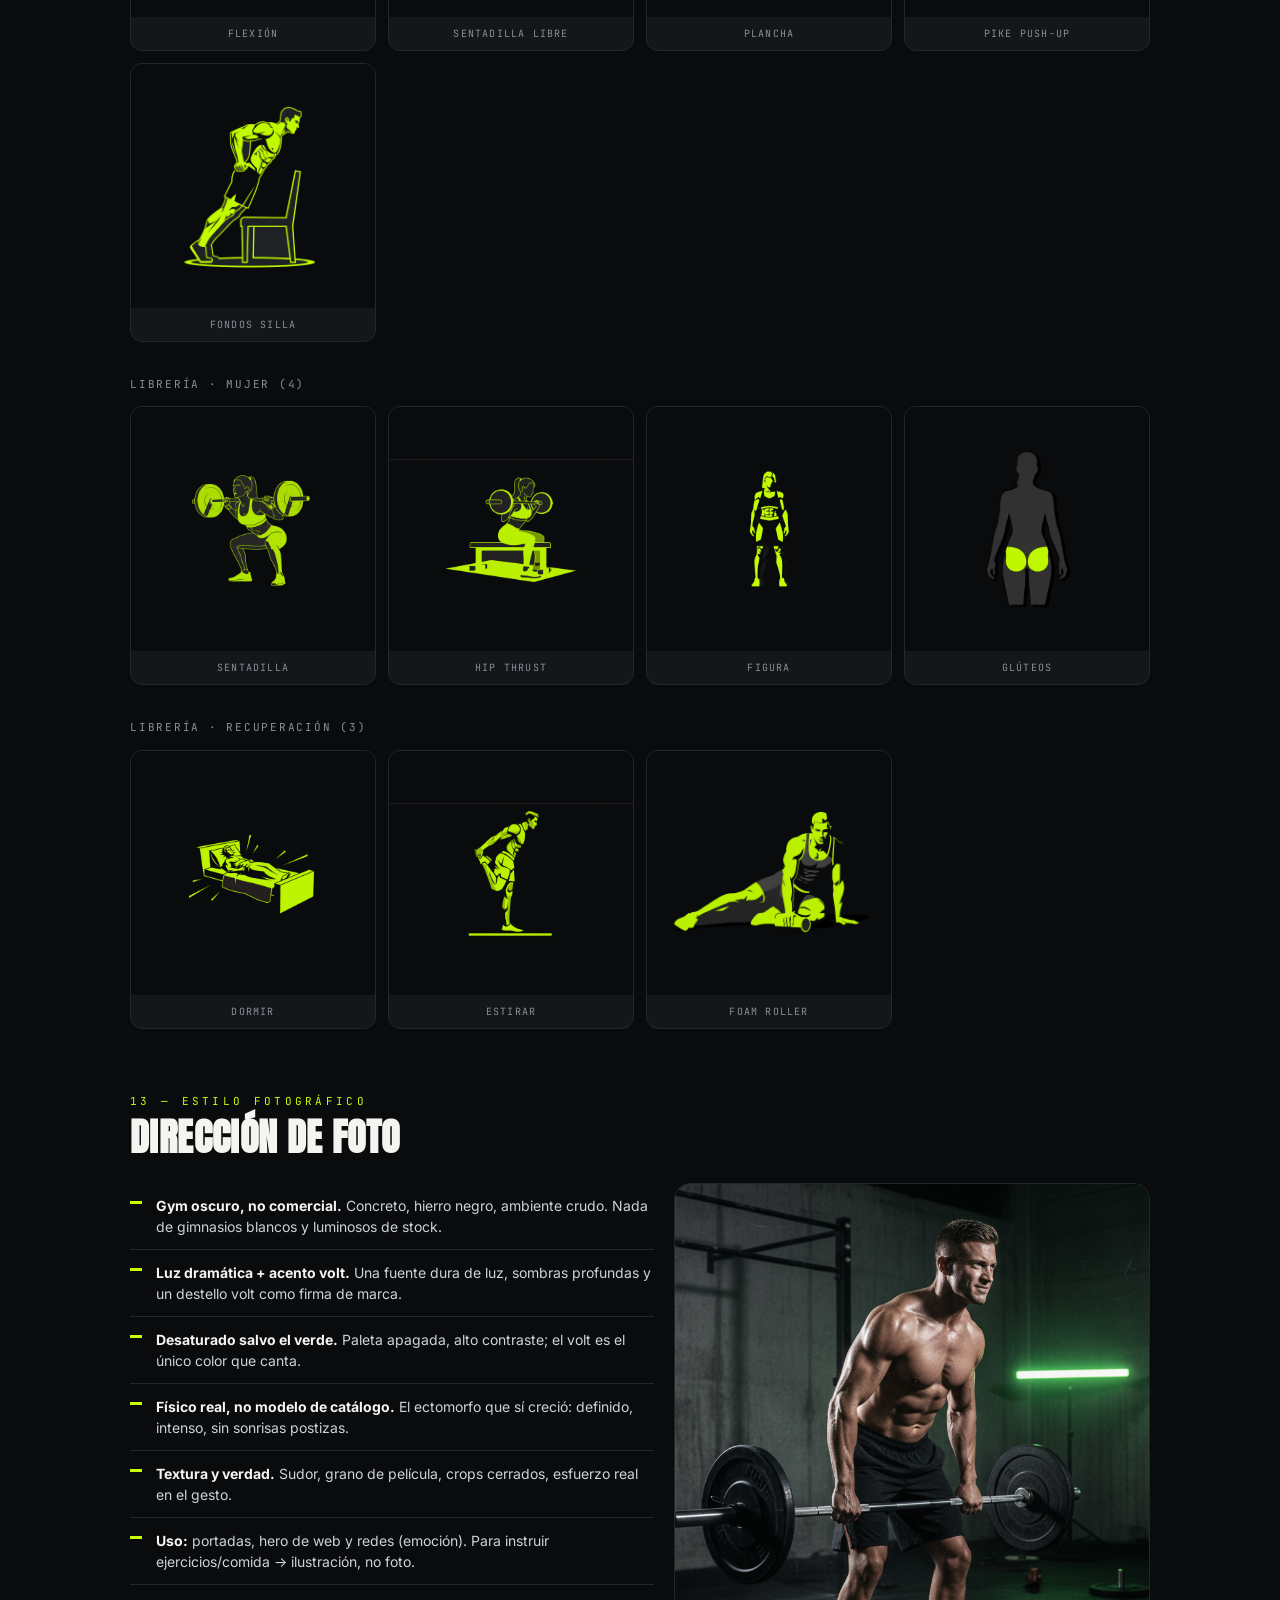
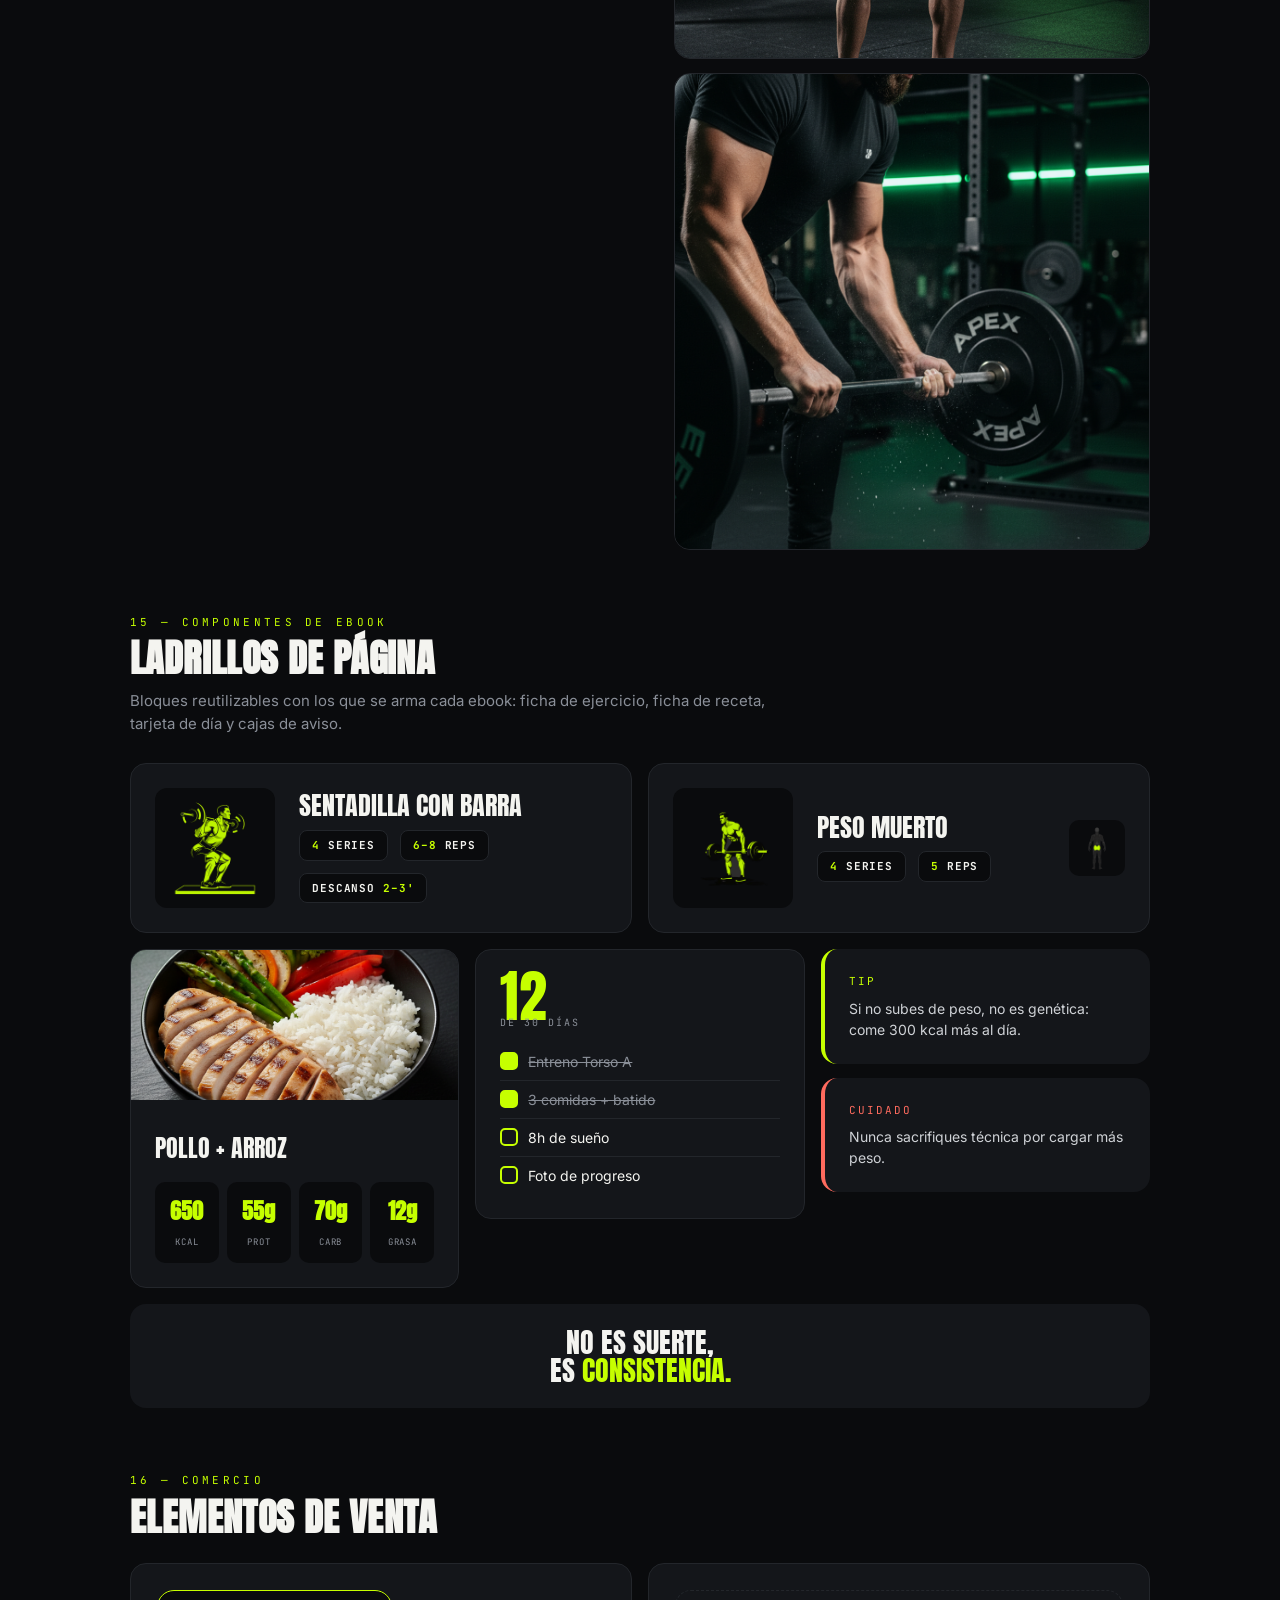
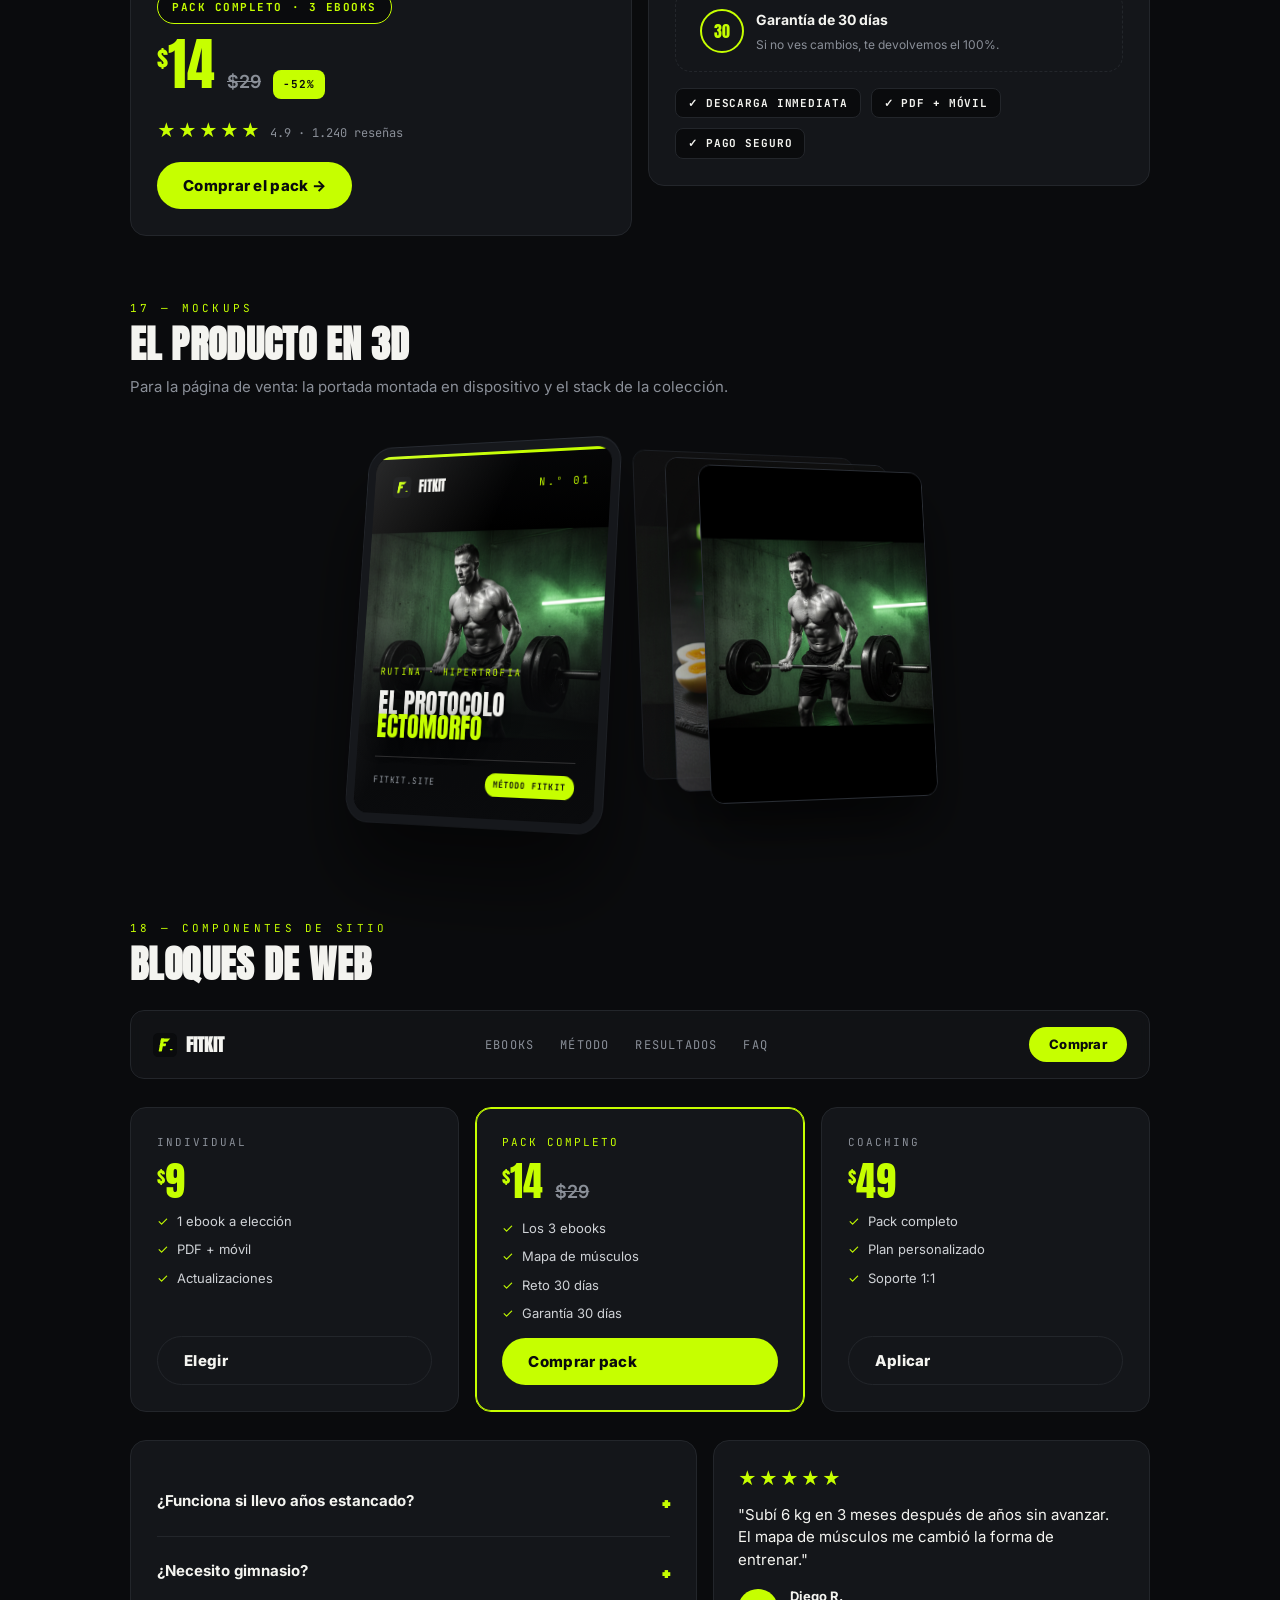
<file: brand/index.html>
<!DOCTYPE html>
<html lang="es">
<head>
<meta charset="UTF-8">
<meta name="viewport" content="width=device-width, initial-scale=1.0">
<title>FITKIT · Sistema de marca</title>
<link rel="stylesheet" href="tokens.css">
<style>
  * { box-sizing: border-box; margin: 0; padding: 0; }
  body {
    font-family: var(--font-body);
    background: var(--black);
    color: var(--bone);
    -webkit-font-smoothing: antialiased;
    line-height: 1.5;
  }
  .wrap { max-width: 1100px; margin: 0 auto; padding: 64px 40px 120px; }

  /* ---- Mark (inline SVG, reusable) ---- */
  .mark { display: block; }

  /* ---- Hero ---- */
  .hero {
    background: var(--black-soft);
    border: 1px solid var(--black-line);
    border-radius: var(--radius-lg);
    padding: 72px 56px;
    display: flex;
    align-items: center;
    gap: 48px;
    margin-bottom: 16px;
    position: relative;
    overflow: hidden;
  }
  .hero::after {
    content: "";
    position: absolute; inset: 0;
    background: radial-gradient(120% 120% at 90% -10%, rgba(198,255,0,.12), transparent 55%);
    pointer-events: none;
  }
  .hero .lockup { display: flex; align-items: center; gap: 22px; }
  .wordmark {
    font-family: var(--font-display);
    font-size: 86px;
    letter-spacing: .01em;
    line-height: .82;
    color: var(--bone);
    text-transform: uppercase;
  }
  .wordmark .reg { font-size: 22px; vertical-align: super; color: var(--volt); margin-left: 4px; }
  .hero .tag {
    margin-top: 14px;
    font-family: var(--font-mono);
    font-size: 12px;
    letter-spacing: .28em;
    text-transform: uppercase;
    color: var(--gray);
  }

  /* ---- Section ---- */
  .sec { margin-top: 64px; }
  .sec__kicker {
    font-family: var(--font-mono);
    font-size: 11px; letter-spacing: .3em; text-transform: uppercase;
    color: var(--volt); margin-bottom: 10px;
  }
  .sec__title {
    font-family: var(--font-display);
    font-size: 38px; text-transform: uppercase; letter-spacing: .01em;
    line-height: .95; margin-bottom: 28px;
  }

  /* ---- Logo variants ---- */
  .logos { display: grid; grid-template-columns: repeat(3,1fr); gap: 16px; }
  .logo-cell {
    border-radius: var(--radius);
    border: 1px solid var(--black-line);
    height: 200px;
    display: flex; flex-direction: column; align-items: center; justify-content: center;
    gap: 16px;
  }
  .logo-cell.on-black { background: var(--black); }
  .logo-cell.on-volt  { background: var(--volt); }
  .logo-cell.on-bone  { background: var(--bone); }
  .logo-cell .lbl {
    font-family: var(--font-mono); font-size: 10px; letter-spacing: .2em;
    text-transform: uppercase; color: var(--gray);
  }
  .logo-cell.on-volt .lbl, .logo-cell.on-bone .lbl { color: var(--gray-dark); }
  .mini-word { font-family: var(--font-display); font-size: 34px; text-transform: uppercase; line-height: .8; }
  .on-black .mini-word { color: var(--bone); }
  .on-volt  .mini-word { color: var(--black); }
  .on-bone  .mini-word { color: var(--black); }

  /* ---- Palette ---- */
  .palette { display: grid; grid-template-columns: repeat(4,1fr); gap: 16px; }
  .swatch { border-radius: var(--radius); overflow: hidden; border: 1px solid var(--black-line); }
  .swatch .chip { height: 120px; }
  .swatch .meta { padding: 14px 16px; background: var(--black-soft); }
  .swatch .name { font-weight: 700; font-size: 14px; }
  .swatch .hex { font-family: var(--font-mono); font-size: 12px; color: var(--gray); margin-top: 2px; }

  /* ---- Type ---- */
  .type-row { border-top: 1px solid var(--black-line); padding: 26px 0; }
  .type-row:first-child { border-top: none; }
  .type-meta { font-family: var(--font-mono); font-size: 11px; letter-spacing: .2em; text-transform: uppercase; color: var(--gray); margin-bottom: 12px; }
  .t-display { font-family: var(--font-display); font-size: 64px; text-transform: uppercase; line-height: .9; }
  .t-display .volt { color: var(--volt); }
  .t-body { font-family: var(--font-body); font-size: 17px; max-width: 640px; color: #d7d9dd; }
  .t-mono { font-family: var(--font-mono); font-size: 22px; font-weight: 800; color: var(--volt); }

  /* ---- Applications ---- */
  .apps { display: grid; grid-template-columns: 1fr 1fr; gap: 16px; }
  .card {
    border-radius: var(--radius); border: 1px solid var(--black-line);
    background: var(--black-soft); padding: 28px; min-height: 220px;
    display: flex; flex-direction: column; justify-content: space-between;
  }
  .card.volt { background: var(--volt); color: var(--black); border-color: var(--volt); }
  .card .eyebrow { font-family: var(--font-mono); font-size: 11px; letter-spacing: .25em; text-transform: uppercase; }
  .card.volt .eyebrow { color: #2c3b00; }
  .card:not(.volt) .eyebrow { color: var(--volt); }
  .card h3 { font-family: var(--font-display); font-size: 40px; text-transform: uppercase; line-height: .9; margin: 14px 0; }
  .badge {
    display: inline-flex; align-items: center; gap: 8px;
    font-family: var(--font-mono); font-size: 11px; font-weight: 700; letter-spacing: .18em;
    text-transform: uppercase; padding: 8px 14px; border-radius: 999px;
    background: var(--volt); color: var(--black); align-self: flex-start;
  }
  .card.volt .badge { background: var(--black); color: var(--volt); }
  .stat { font-family: var(--font-display); font-size: 88px; line-height: .8; }
  .card.volt .stat { color: var(--black); }
  .card:not(.volt) .stat { color: var(--bone); }
  .stat small { font-family: var(--font-mono); font-size: 14px; letter-spacing: .1em; display:block; color: var(--gray); margin-top: 8px; }
  /* ---- Icons ---- */
  .icons-grid { display: grid; grid-template-columns: repeat(5, 1fr); gap: 12px; }
  .ic-cell {
    border-radius: var(--radius); border: 1px solid var(--black-line);
    background: var(--black-soft); padding: 22px 10px 14px;
    display: flex; flex-direction: column; align-items: center; gap: 12px;
    transition: border-color .2s var(--ease), background .2s var(--ease);
  }
  .ic-cell:hover { border-color: var(--volt); background: #181b1f; }
  .ic { width: 34px; height: 34px; color: var(--volt); display: block; }
  .ic-cell span {
    font-family: var(--font-mono); font-size: 10px; letter-spacing: .14em;
    text-transform: uppercase; color: var(--gray);
  }
  .ic-chip {
    display: inline-flex; align-items: center; gap: 8px;
    border: 1px solid var(--black-line); background: var(--black-soft);
    padding: 10px 16px; border-radius: 999px;
    font-family: var(--font-mono); font-size: 12px; font-weight: 700;
    letter-spacing: .1em; text-transform: uppercase; color: var(--bone);
  }
  .ic-chip .ic-sm { width: 18px; height: 18px; }
  .ic-chip.on { background: var(--volt); border-color: var(--volt); color: var(--black); }
  .ic-chip.on .ic { color: var(--black); }

  /* ---- Patterns demo ---- */
  .pat-grid { display: grid; grid-template-columns: repeat(3,1fr); gap: 16px; }
  .pat { height: 150px; border-radius: var(--radius); border: 1px solid var(--black-line); position: relative; overflow: hidden; background-color: var(--black); }
  .pat span { position: absolute; left: 14px; bottom: 12px; font-family: var(--font-mono); font-size: 10px; letter-spacing: .16em; text-transform: uppercase; color: var(--bone); background: rgba(10,11,13,.7); padding: 4px 8px; border-radius: 6px; }

  /* ---- UI components demo ---- */
  .ui-row { display: flex; flex-wrap: wrap; gap: 14px; align-items: center; margin-bottom: 20px; }
  .ui-block { border: 1px solid var(--black-line); background: var(--black-soft); border-radius: var(--radius); padding: 26px; }

  /* ---- Covers ---- */
  .covers { display: grid; grid-template-columns: repeat(3,1fr); gap: 18px; }
  .cover-mini {
    aspect-ratio: 3/4; border-radius: 16px; overflow: hidden; position: relative;
    background: var(--black-soft); border: 1px solid var(--black-line);
    background-size: cover; background-position: center top;
    display: flex; flex-direction: column;
    isolation: isolate;
  }
  /* photo legibility: subtle top + strong bottom */
  .cover-mini::before {
    content: ""; position: absolute; inset: 0; z-index: 0;
    background:
      linear-gradient(180deg, rgba(10,11,13,.55) 0%, rgba(10,11,13,0) 22%, rgba(10,11,13,0) 46%, rgba(10,11,13,.80) 70%, rgba(10,11,13,.98) 100%);
  }
  /* volt hairline accent at very top */
  .cover-mini::after { content:""; position:absolute; top:0; left:0; right:0; height:3px; background:var(--volt); z-index:3; }
  .cover-mini > * { position: relative; z-index: 2; }

  .cover-head { display:flex; align-items:center; justify-content:space-between; padding:22px 22px 0; }
  .cover-head .cm-brand { display:flex; align-items:center; gap:9px; }
  .cover-head .cm-brand svg { width:26px; height:26px; display:block; }
  .cover-head .cm-brand b { font-family:var(--font-display); font-size:17px; letter-spacing:.02em; color:var(--bone); text-transform:uppercase; }
  .cover-head .num { font-family:var(--font-mono); font-size:11px; letter-spacing:.22em; color:var(--volt); }

  .cover-ghost { position:absolute; top:8px; right:14px; z-index:1;
    font-family:var(--font-display); font-size:150px; line-height:.8; color:rgba(198,255,0,.10); }

  .cover-body { margin-top:auto; padding:0 22px 22px; }
  .cover-body .kick { font-family:var(--font-mono); font-size:10px; letter-spacing:.22em; text-transform:uppercase; color:var(--volt); margin-bottom:12px; }
  .cover-mini .ttl { font-family:var(--font-display); font-size:34px; line-height:.88; text-transform:uppercase; color:var(--bone); text-shadow:0 2px 22px rgba(0,0,0,.7); }
  .cover-mini .ttl em { color:var(--volt); font-style:normal; }
  .cover-body .sub { font-family:var(--font-body); font-size:12.5px; line-height:1.35; color:#c8ccd2; margin-top:12px; max-width:90%; }
  .cover-rule { height:1px; background:rgba(255,255,255,.16); margin:18px 0 12px; }
  .cover-foot { display:flex; align-items:center; justify-content:space-between; }
  .cover-foot .site { font-family:var(--font-mono); font-size:9px; letter-spacing:.18em; text-transform:uppercase; color:#9aa0a8; }
  .cover-foot .seal { font-family:var(--font-mono); font-size:8.5px; font-weight:700; letter-spacing:.14em; text-transform:uppercase; color:var(--black); background:var(--volt); padding:5px 9px; border-radius:999px; }

  /* ---- Data ---- */
  .data-grid { display: grid; grid-template-columns: 1fr 1fr; gap: 16px; }
  .ftable { width: 100%; border-collapse: collapse; font-size: 13px; }
  .ftable th { text-align: left; font-family: var(--font-mono); font-size: 10px; letter-spacing: .14em; text-transform: uppercase; color: var(--gray); padding: 0 0 10px; border-bottom: 1px solid var(--black-line); }
  .ftable td { padding: 11px 0; border-bottom: 1px solid var(--black-line); color: var(--bone); }
  .ftable td.v { font-family: var(--font-mono); color: var(--volt); font-weight: 700; }

  /* ---- Voice ---- */
  .voice-tag { font-family: var(--font-display); font-size: 52px; text-transform: uppercase; line-height: .95; margin-bottom: 24px; }
  .voice-tag .volt { color: var(--volt); }
  .phrase-bank { display: flex; flex-wrap: wrap; gap: 10px; margin-bottom: 30px; }
  .phrase { font-family: var(--font-mono); font-size: 12px; padding: 9px 14px; border-radius: 8px; background: var(--black-soft); border: 1px solid var(--black-line); color: var(--bone); }
  .dodont { display: grid; grid-template-columns: 1fr 1fr; gap: 16px; }
  .dd { border-radius: var(--radius); padding: 22px; border: 1px solid var(--black-line); }
  .dd h4 { font-family: var(--font-mono); font-size: 11px; letter-spacing: .2em; text-transform: uppercase; margin-bottom: 12px; }
  .dd.do h4 { color: var(--volt); } .dd.dont h4 { color: #ff6b5e; }
  .dd p { font-size: 14px; color: #cfd2d6; margin-bottom: 8px; }

  /* ---- Social ---- */
  .social { display: grid; grid-template-columns: 1fr 1fr 1fr; gap: 16px; align-items: start; }
  .ig-post { aspect-ratio: 1/1; border-radius: 14px; overflow: hidden; position: relative; background: var(--black); border: 1px solid var(--black-line); padding: 22px; display: flex; flex-direction: column; justify-content: space-between; }
  .ig-story { aspect-ratio: 9/16; border-radius: 14px; overflow: hidden; position: relative; padding: 22px; display: flex; flex-direction: column; justify-content: flex-end; border: 1px solid var(--black-line); }
  .ig-highlights { display: flex; gap: 12px; flex-wrap: wrap; align-items: center; }
  .hl { width: 64px; text-align: center; }
  .hl .ring { width: 60px; height: 60px; border-radius: 50%; border: 2px solid var(--volt); display: flex; align-items: center; justify-content: center; background: var(--black); }
  .hl .ring .ic { width: 26px; height: 26px; color: var(--volt); }
  .hl span { display: block; font-family: var(--font-mono); font-size: 8px; letter-spacing: .12em; text-transform: uppercase; color: var(--gray); margin-top: 6px; }
  .ig-pp { width: 92px; height: 92px; }

  /* ---- Illustration guide ---- */
  .ill-grid { display: grid; grid-template-columns: 1.1fr 1fr; gap: 20px; align-items: stretch; }
  .ill-rules li { list-style: none; padding: 12px 0 12px 26px; border-bottom: 1px solid var(--black-line); position: relative; font-size: 14px; color: #cfd2d6; }
  .ill-rules li::before { content: ""; position: absolute; left: 0; top: 18px; width: 12px; height: 3px; background: var(--volt); }
  .ill-sample { border-radius: var(--radius); border: 1px solid var(--black-line); overflow: hidden; background: var(--black-soft); display:flex; align-items:center; justify-content:center; min-height: 260px; position: relative; }
  .ill-sample .ph { text-align: center; color: var(--gray); font-family: var(--font-mono); font-size: 11px; letter-spacing: .14em; text-transform: uppercase; padding: 20px; }
  .duo-demo { display:flex; gap:10px; }
  .duo-demo .ic { width: 70px; height: 70px; }

  /* ---- Illustration library ---- */
  .ill-lib { display: grid; grid-template-columns: repeat(4, 1fr); gap: 12px; }
  .ill-lib figure { margin: 0; border-radius: 12px; overflow: hidden; border: 1px solid var(--black-line); background: var(--black-soft); }
  .ill-lib img { width: 100%; aspect-ratio: 1/1; object-fit: cover; display: block; background: var(--black); }
  .ill-lib figcaption { font-family: var(--font-mono); font-size: 10px; letter-spacing: .12em; text-transform: uppercase; color: var(--gray); padding: 9px 10px; text-align: center; }

  /* ---- OG ---- */
  .og {
    aspect-ratio: 1200/630; border-radius: var(--radius); overflow: hidden;
    border: 1px solid var(--black-line); padding: 48px; position: relative;
    display: flex; flex-direction: column; justify-content: space-between;
  }
  .og .ow { font-family: var(--font-display); font-size: 64px; text-transform: uppercase; line-height: .92; }
  .og .ow .volt { color: var(--volt); }

  /* ---- 3D mockups ---- */
  .mock-scene { perspective: 1600px; display: flex; gap: 70px; justify-content: center; align-items: center; padding: 30px 0; flex-wrap: wrap; }
  .mock-tablet { width: 290px; aspect-ratio: 3/4; border-radius: 26px; background: #000; border: 9px solid #16181c;
    box-shadow: 0 50px 90px rgba(0,0,0,.6), 0 0 0 1px #2a2e35, inset 0 0 0 2px #0d0e11;
    transform: rotateY(-24deg) rotateX(7deg); overflow: hidden; position: relative; }
  .mock-tablet img { width: 100%; height: 100%; object-fit: cover; display: block; }
  .mock-tablet::after { content:""; position:absolute; inset:0; background: linear-gradient(115deg, rgba(255,255,255,.14), transparent 40%); }
  .mock-stack { position: relative; width: 250px; aspect-ratio: 3/4; transform: rotateY(20deg) rotateX(6deg); transform-style: preserve-3d; }
  .mock-stack .bk { position: absolute; inset: 0; border-radius: 14px; overflow: hidden; border: 1px solid #2a2e35;
    box-shadow: 0 30px 60px rgba(0,0,0,.5); }
  .mock-stack .bk img { width:100%; height:100%; object-fit:cover; display:block; }
  .mock-stack .bk:nth-child(1){ transform: translate(-46px,-26px) translateZ(-60px); opacity:.55; }
  .mock-stack .bk:nth-child(2){ transform: translate(-23px,-13px) translateZ(-30px); opacity:.8; }

  /* ---- Site components ---- */
  .site-nav { display:flex; align-items:center; justify-content:space-between; padding:16px 22px; border:1px solid var(--black-line); border-radius:14px; background:rgba(20,22,26,.7); backdrop-filter: blur(6px); }
  .site-nav .lk { display:flex; gap:26px; align-items:center; }
  .site-nav .lk a { font-family:var(--font-mono); font-size:12px; letter-spacing:.1em; text-transform:uppercase; color:var(--gray); text-decoration:none; }
  .site-nav .lk a:hover { color:var(--volt); }
  .pricing { display:grid; grid-template-columns:repeat(3,1fr); gap:16px; align-items:stretch; }
  .pcard { border:1px solid var(--black-line); border-radius:var(--radius); background:var(--black-soft); padding:26px; display:flex; flex-direction:column; gap:14px; }
  .pcard.feat { border-color:var(--volt); box-shadow:0 0 0 1px var(--volt) inset; }
  .pcard .pn { font-family:var(--font-mono); font-size:11px; letter-spacing:.18em; text-transform:uppercase; color:var(--gray); }
  .pcard.feat .pn { color:var(--volt); }
  .pcard ul { list-style:none; padding:0; margin:0; display:flex; flex-direction:column; gap:9px; }
  .pcard li { font-size:13px; color:#cfd2d6; display:flex; gap:8px; } .pcard li::before { content:"✓"; color:var(--volt); }
  .faq-item { border-bottom:1px solid var(--black-line); padding:18px 0; }
  .faq-q { display:flex; justify-content:space-between; align-items:center; font-weight:700; color:var(--bone); font-size:15px; }
  .faq-q .pm { color:var(--volt); font-family:var(--font-display); font-size:22px; }
  .faq-a { color:var(--gray); font-size:14px; margin-top:10px; max-width:90%; }
  .prod-card { border:1px solid var(--black-line); border-radius:var(--radius); overflow:hidden; background:var(--black-soft); }
  .prod-card img { width:100%; aspect-ratio:1/1; object-fit:cover; }
  .prod-card .pb { padding:18px; }
  .testi { border:1px solid var(--black-line); border-radius:var(--radius); background:var(--black-soft); padding:24px; }
  .testi p { font-size:15px; color:var(--bone); line-height:1.5; } .testi .who { display:flex; align-items:center; gap:12px; margin-top:16px; }
  .testi .av { width:40px; height:40px; border-radius:50%; background:var(--volt); color:var(--black); display:flex; align-items:center; justify-content:center; font-family:var(--font-display); font-size:18px; }
  .testi .who b { color:var(--bone); font-size:13px; display:block; } .testi .who span { color:var(--gray); font-size:11px; font-family:var(--font-mono); }
  .site-footer { border-top:1px solid var(--black-line); padding-top:32px; display:grid; grid-template-columns:1.5fr 1fr 1fr 1fr; gap:20px; }
  .site-footer h5 { font-family:var(--font-mono); font-size:11px; letter-spacing:.16em; text-transform:uppercase; color:var(--gray); margin:0 0 12px; }
  .site-footer a { display:block; color:#cfd2d6; text-decoration:none; font-size:13px; padding:4px 0; } .site-footer a:hover{color:var(--volt);}

  /* ---- Motion demo ---- */
  .motion-grid { display:grid; grid-template-columns:repeat(3,1fr); gap:16px; }
  .motion-cell { border:1px solid var(--black-line); border-radius:var(--radius); background:var(--black-soft); padding:26px; min-height:150px; display:flex; flex-direction:column; align-items:center; justify-content:center; gap:18px; }
  .motion-cell .lbl { font-family:var(--font-mono); font-size:10px; letter-spacing:.16em; text-transform:uppercase; color:var(--gray); }
  .sweep-bar { width:100%; height:12px; border-radius:999px; background:var(--black-line); }

  /* ---- Spacing / type / a11y ---- */
  .space-row { display:flex; align-items:center; gap:16px; margin-bottom:10px; }
  .space-row .bar { height:18px; background:var(--volt); border-radius:4px; }
  .space-row .tag { font-family:var(--font-mono); font-size:11px; color:var(--gray); width:90px; }
  .type-scale > div { display:flex; align-items:baseline; gap:18px; border-bottom:1px solid var(--black-line); padding:14px 0; }
  .type-scale .tk { font-family:var(--font-mono); font-size:10px; color:var(--gray); width:70px; flex:0 0 auto; }
  .contrast { display:grid; grid-template-columns:repeat(4,1fr); gap:12px; }
  .csw { border-radius:12px; padding:18px; font-weight:700; font-size:15px; position:relative; }
  .csw .ok { position:absolute; top:8px; right:10px; font-family:var(--font-mono); font-size:10px; }

  /* ---- Manifiesto ---- */
  .manifesto { border:1px solid var(--black-line); border-radius:var(--radius-lg); padding:54px 48px; background:var(--black-soft); position:relative; overflow:hidden; }
  .manifesto .big { font-family:var(--font-display); font-size:clamp(34px,4.5vw,64px); line-height:.92; text-transform:uppercase; color:var(--bone); max-width:14ch; }
  .manifesto .big em { color:var(--volt); font-style:normal; }
  .manifesto .lead { color:#cfd2d6; font-size:17px; line-height:1.6; max-width:54ch; margin-top:24px; }
  .pos-grid { display:grid; grid-template-columns:repeat(3,1fr); gap:16px; margin-top:18px; }
  .pos-card { border:1px solid var(--black-line); border-radius:var(--radius); background:var(--black-soft); padding:24px; }
  .pos-card .pl { font-family:var(--font-mono); font-size:10px; letter-spacing:.2em; text-transform:uppercase; color:var(--volt); margin-bottom:10px; }
  .pos-card p { color:#cfd2d6; font-size:14px; margin:0; }

  /* ---- Framework: Triángulo Ecto ---- */
  .tri { position:relative; width:400px; height:340px; margin:10px auto 0; }
  .tri-lines { position:absolute; inset:0; width:100%; height:100%; }
  .tri .node { position:absolute; width:128px; text-align:center; }
  .tri .node .ring { width:72px; height:72px; margin:0 auto 10px; border-radius:50%; background:var(--black); border:2px solid var(--volt); display:flex; align-items:center; justify-content:center; }
  .tri .node .ring .ic { width:34px; height:34px; color:var(--volt); }
  .tri .node b { font-family:var(--font-display); font-size:18px; text-transform:uppercase; color:var(--bone); display:block; }
  .tri .node span { font-family:var(--font-mono); font-size:10px; letter-spacing:.1em; color:var(--gray); text-transform:uppercase; }
  .tri-center { position:absolute; top:54%; left:50%; transform:translate(-50%,-50%); text-align:center; }
  .tri-center b { font-family:var(--font-display); font-size:26px; color:var(--volt); text-transform:uppercase; display:block; line-height:.9; }
  .tri-center span { font-family:var(--font-mono); font-size:9px; letter-spacing:.2em; color:var(--gray); }
  /* Ecto-Score */
  .score { border:1px solid var(--black-line); border-radius:var(--radius); background:var(--black-soft); padding:26px; }
  .score__top { display:flex; justify-content:space-between; align-items:baseline; margin-bottom:14px; }
  .score__val { font-family:var(--font-display); font-size:44px; color:var(--volt); line-height:.8; }
  .score__bar { height:14px; border-radius:999px; background:var(--black-line); overflow:hidden; }
  .score__bar i { display:block; height:100%; width:64%; background:linear-gradient(90deg,var(--volt-deep),var(--volt)); border-radius:999px; }
  .score__lvls { display:flex; justify-content:space-between; margin-top:10px; font-family:var(--font-mono); font-size:10px; letter-spacing:.1em; text-transform:uppercase; color:var(--gray); }

  /* ---- Transformación antes/después ---- */
  .transform { display:grid; grid-template-columns:1fr auto 1fr; gap:20px; align-items:center; }
  .tcol { border:1px solid var(--black-line); border-radius:var(--radius); overflow:hidden; background:var(--black-soft); position:relative; }
  .tcol img { width:100%; aspect-ratio:3/4; object-fit:cover; display:block; }
  .tcol .lab { position:absolute; top:14px; left:14px; font-family:var(--font-mono); font-size:11px; font-weight:700; letter-spacing:.14em; text-transform:uppercase; padding:6px 12px; border-radius:999px; }
  .tcol .lab.b { background:var(--black); color:var(--gray); border:1px solid var(--black-line); }
  .tcol .lab.a { background:var(--volt); color:var(--black); }
  .tarrow { font-family:var(--font-display); font-size:40px; color:var(--volt); }
  .tprog { margin-top:18px; }
  .tprog .fk-progress { height:14px; }
  .tlevels { display:flex; justify-content:space-between; margin-top:10px; font-family:var(--font-mono); font-size:10px; letter-spacing:.1em; text-transform:uppercase; color:var(--gray); }
  .tlevels b { color:var(--volt); }

  /* ---- Video kit ---- */
  .vid-grid { display:grid; grid-template-columns:repeat(3,1fr); gap:16px; }
  .vframe { aspect-ratio:9/16; border-radius:16px; overflow:hidden; position:relative; background:var(--black); border:1px solid var(--black-line); display:flex; flex-direction:column; justify-content:flex-end; padding:18px; }
  .vframe::before { content:""; position:absolute; inset:0; background:linear-gradient(180deg,rgba(0,0,0,.2),rgba(0,0,0,.85)); }
  .vframe > * { position:relative; z-index:1; }
  .vframe.bgimg { background-size:cover; background-position:center; }
  .vcaption { font-family:var(--font-display); font-size:26px; line-height:.95; text-transform:uppercase; color:#fff; text-align:center; margin:auto 0; }
  .vcaption .hl { background:var(--volt); color:var(--black); padding:0 6px; }
  .lower-third { display:inline-flex; align-items:center; gap:8px; align-self:flex-start; background:var(--volt); color:var(--black); font-family:var(--font-mono); font-size:11px; font-weight:700; letter-spacing:.1em; text-transform:uppercase; padding:7px 12px; border-radius:8px; }
  .vintro { align-items:center; justify-content:center; }
  .vintro .wm { font-family:var(--font-display); font-size:34px; color:var(--bone); text-transform:uppercase; text-align:center; }
  .vintro .wm em { color:var(--volt); font-style:normal; }
  .vlabel { font-family:var(--font-mono); font-size:10px; letter-spacing:.14em; text-transform:uppercase; color:var(--gray); margin-top:10px; text-align:center; }

  /* ---- Logo alternatives ---- */
  .logo-alts { display:grid; grid-template-columns:repeat(4,1fr); gap:16px; }
  .la-cell { border:1px solid var(--black-line); border-radius:var(--radius); background:var(--black-soft); padding:26px; display:flex; flex-direction:column; align-items:center; gap:14px; }
  .la-cell.cur { border-color:var(--volt); }
  .la-cell svg { width:84px; height:84px; }
  .la-cell .nm { font-family:var(--font-mono); font-size:10px; letter-spacing:.14em; text-transform:uppercase; color:var(--gray); text-align:center; }
  .la-cell.cur .nm { color:var(--volt); }

  footer { margin-top: 80px; font-family: var(--font-mono); font-size: 11px; letter-spacing: .2em; text-transform: uppercase; color: var(--gray-dark); text-align: center; }
</style>
</head>
<body>
<div class="wrap">

  <!-- HERO -->
  <div class="hero">
    <div class="lockup">
      <svg class="mark" width="120" height="120" viewBox="0 0 120 120" aria-label="FITKIT mark">
        <rect width="120" height="120" rx="26" fill="#0A0B0D" stroke="#23262B"/>
        <g transform="translate(6,0) skewX(-11)" fill="#C6FF00">
          <rect x="40" y="28" width="16" height="64" rx="2"/>
          <path d="M40 28 H86 L74 44 H40 Z"/>
          <rect x="40" y="52" width="30" height="14" rx="2"/>
        </g>
        <rect x="84" y="80" width="14" height="6" rx="3" fill="#C6FF00"/>
      </svg>
      <div>
        <div class="wordmark">FIT<span style="color:var(--volt)">KIT</span><span class="reg">®</span></div>
        <div class="tag">FITKIT.SITE · ENTRENA · COME · CRECE</div>
      </div>
    </div>
  </div>

  <!-- LOGO -->
  <section class="sec">
    <div class="sec__kicker">01 — Logotipo</div>
    <h2 class="sec__title">El monograma</h2>
    <div class="logos">
      <div class="logo-cell on-black">
        <svg width="92" height="92" viewBox="0 0 120 120">
          <rect width="120" height="120" rx="26" fill="#0A0B0D" stroke="#23262B"/>
          <g transform="translate(6,0) skewX(-11)" fill="#C6FF00">
            <rect x="40" y="28" width="16" height="64" rx="2"/><path d="M40 28 H86 L74 44 H40 Z"/><rect x="40" y="52" width="30" height="14" rx="2"/>
          </g><rect x="84" y="80" width="14" height="6" rx="3" fill="#C6FF00"/>
        </svg>
        <div class="mini-word">FITKIT</div>
        <span class="lbl">Principal · sobre negro</span>
      </div>
      <div class="logo-cell on-volt">
        <svg width="92" height="92" viewBox="0 0 120 120">
          <rect width="120" height="120" rx="26" fill="#0A0B0D"/>
          <g transform="translate(6,0) skewX(-11)" fill="#C6FF00">
            <rect x="40" y="28" width="16" height="64" rx="2"/><path d="M40 28 H86 L74 44 H40 Z"/><rect x="40" y="52" width="30" height="14" rx="2"/>
          </g><rect x="84" y="80" width="14" height="6" rx="3" fill="#C6FF00"/>
        </svg>
        <div class="mini-word">FITKIT</div>
        <span class="lbl">Sobre volt</span>
      </div>
      <div class="logo-cell on-bone">
        <svg width="92" height="92" viewBox="0 0 120 120">
          <rect width="120" height="120" rx="26" fill="#0A0B0D"/>
          <g transform="translate(6,0) skewX(-11)" fill="#C6FF00">
            <rect x="40" y="28" width="16" height="64" rx="2"/><path d="M40 28 H86 L74 44 H40 Z"/><rect x="40" y="52" width="30" height="14" rx="2"/>
          </g><rect x="84" y="80" width="14" height="6" rx="3" fill="#C6FF00"/>
        </svg>
        <div class="mini-word">FITKIT</div>
        <span class="lbl">Sobre hueso</span>
      </div>
    </div>
  </section>

  <!-- PALETTE -->
  <section class="sec">
    <div class="sec__kicker">02 — Color</div>
    <h2 class="sec__title">Paleta volt</h2>
    <div class="palette">
      <div class="swatch"><div class="chip" style="background:#C6FF00"></div><div class="meta"><div class="name">Volt</div><div class="hex">#C6FF00</div></div></div>
      <div class="swatch"><div class="chip" style="background:#0A0B0D"></div><div class="meta"><div class="name">Negro</div><div class="hex">#0A0B0D</div></div></div>
      <div class="swatch"><div class="chip" style="background:#F4F4F0"></div><div class="meta"><div class="name">Hueso</div><div class="hex">#F4F4F0</div></div></div>
      <div class="swatch"><div class="chip" style="background:#8A8F98"></div><div class="meta"><div class="name">Gris humo</div><div class="hex">#8A8F98</div></div></div>
    </div>
  </section>

  <!-- TYPE -->
  <section class="sec">
    <div class="sec__kicker">03 — Tipografía</div>
    <h2 class="sec__title">Jerarquía</h2>
    <div class="type-row">
      <div class="type-meta">Display · Anton · Títulos</div>
      <div class="t-display">NO ES SUERTE,<br>ES <span class="volt">CONSISTENCIA.</span></div>
    </div>
    <div class="type-row">
      <div class="type-meta">Body · Inter · Texto</div>
      <p class="t-body">Si comes y no creces, no estás roto: estás entrenando como un mesomorfo cuando tu cuerpo juega con otras reglas. FITKIT condensa el método para ectomorfos en pasos claros.</p>
    </div>
    <div class="type-row">
      <div class="type-meta">Mono · JetBrains · Datos / cifras</div>
      <div class="t-mono">4 DÍAS · 8–12 REPS · +0.5 KG / SEMANA</div>
    </div>
  </section>

  <!-- APPLICATIONS -->
  <section class="sec">
    <div class="sec__kicker">04 — Aplicaciones</div>
    <h2 class="sec__title">Sistema en acción</h2>
    <div class="apps">
      <div class="card volt">
        <span class="eyebrow">FITKIT · EBOOK 01</span>
        <h3>El protocolo<br>ectomorfo</h3>
        <span class="badge">Método FITKIT</span>
      </div>
      <div class="card">
        <span class="eyebrow">Principio 03</span>
        <div class="stat">3000<small>KCAL / DÍA MÍNIMO PARA CRECER</small></div>
      </div>
      <div class="card">
        <span class="eyebrow">Descanso entre series</span>
        <h3 style="color:var(--volt)">2–3 MIN<span style="color:var(--bone)"> en básicos</span></h3>
        <span class="badge">Regla de oro</span>
      </div>
      <div class="card volt">
        <span class="eyebrow">Reto</span>
        <div class="stat">30<small style="color:#2c3b00">DÍAS PARA TU PRIMER CAMBIO REAL</small></div>
      </div>
    </div>
  </section>

  <!-- ICONS -->
  <section class="sec">
    <div class="sec__kicker">05 — Iconografía</div>
    <h2 class="sec__title">Sistema de iconos</h2>
    <p style="color:var(--gray); max-width:640px; margin:-14px 0 28px; font-size:15px;">Set geométrico de 20 iconos · grid 24 · trazo 2px · esquinas redondeadas. Un lenguaje único para entreno, comida, descanso y progreso — en volt sobre negro, o invertido.</p>
    <div class="icons-grid">
      <div class="ic-cell"><svg class="ic"><use href="icons.svg#ic-dumbbell"/></svg><span>Entreno</span></div>
      <div class="ic-cell"><svg class="ic"><use href="icons.svg#ic-barbell"/></svg><span>Fuerza</span></div>
      <div class="ic-cell"><svg class="ic"><use href="icons.svg#ic-fork"/></svg><span>Nutrición</span></div>
      <div class="ic-cell"><svg class="ic"><use href="icons.svg#ic-flame"/></svg><span>Calorías</span></div>
      <div class="ic-cell"><svg class="ic"><use href="icons.svg#ic-calendar"/></svg><span>Plan</span></div>
      <div class="ic-cell"><svg class="ic"><use href="icons.svg#ic-clock"/></svg><span>Descanso</span></div>
      <div class="ic-cell"><svg class="ic"><use href="icons.svg#ic-moon"/></svg><span>Sueño</span></div>
      <div class="ic-cell"><svg class="ic"><use href="icons.svg#ic-drop"/></svg><span>Hidratación</span></div>
      <div class="ic-cell"><svg class="ic"><use href="icons.svg#ic-bolt"/></svg><span>Intensidad</span></div>
      <div class="ic-cell"><svg class="ic"><use href="icons.svg#ic-trend"/></svg><span>Progresión</span></div>
      <div class="ic-cell"><svg class="ic"><use href="icons.svg#ic-scale"/></svg><span>Peso</span></div>
      <div class="ic-cell"><svg class="ic"><use href="icons.svg#ic-pulse"/></svg><span>Salud</span></div>
      <div class="ic-cell"><svg class="ic"><use href="icons.svg#ic-check"/></svg><span>Checklist</span></div>
      <div class="ic-cell"><svg class="ic"><use href="icons.svg#ic-capsule"/></svg><span>Suplementos</span></div>
      <div class="ic-cell"><svg class="ic"><use href="icons.svg#ic-home"/></svg><span>En casa</span></div>
      <div class="ic-cell"><svg class="ic"><use href="icons.svg#ic-wallet"/></svg><span>Presupuesto</span></div>
      <div class="ic-cell"><svg class="ic"><use href="icons.svg#ic-brain"/></svg><span>Mente</span></div>
      <div class="ic-cell"><svg class="ic"><use href="icons.svg#ic-trophy"/></svg><span>Reto</span></div>
      <div class="ic-cell"><svg class="ic"><use href="icons.svg#ic-shaker"/></svg><span>Batido</span></div>
      <div class="ic-cell"><svg class="ic"><use href="icons.svg#ic-apple"/></svg><span>Comida limpia</span></div>
    </div>

    <!-- chips de uso -->
    <div style="display:flex; gap:12px; flex-wrap:wrap; margin-top:28px;">
      <span class="ic-chip"><svg class="ic ic-sm"><use href="icons.svg#ic-dumbbell"/></svg> 4 días / semana</span>
      <span class="ic-chip"><svg class="ic ic-sm"><use href="icons.svg#ic-flame"/></svg> 3000 kcal</span>
      <span class="ic-chip"><svg class="ic ic-sm"><use href="icons.svg#ic-clock"/></svg> 2–3 min descanso</span>
      <span class="ic-chip on"><svg class="ic ic-sm"><use href="icons.svg#ic-trophy"/></svg> Reto 30 días</span>
    </div>
  </section>

  <!-- PATTERNS -->
  <section class="sec">
    <div class="sec__kicker">06 — Patrones y texturas</div>
    <h2 class="sec__title">Fondos de marca</h2>
    <div class="pat-grid">
      <div class="pat fk-stripes-soft"><span>Franjas volt 45°</span></div>
      <div class="pat fk-grid"><span>Grid técnico</span></div>
      <div class="pat fk-halftone"><span>Halftone</span></div>
      <div class="pat fk-grain" style="background-color:var(--black-soft)"><span>Grano sutil</span></div>
      <div class="pat fk-glow"><span>Glow volt</span></div>
      <div class="pat" style="background:var(--volt)"><span style="background:rgba(255,255,255,.6);color:#000">Bloque sólido</span></div>
    </div>
  </section>

  <!-- UI COMPONENTS -->
  <section class="sec">
    <div class="sec__kicker">07 — Componentes UI</div>
    <h2 class="sec__title">Botones y elementos</h2>
    <div class="ui-block">
      <div class="ui-row">
        <button class="fk-btn fk-btn--primary">Comprar ahora →</button>
        <button class="fk-btn fk-btn--secondary">Ver muestra</button>
        <button class="fk-btn fk-btn--ghost">Saber más</button>
        <button class="fk-btn fk-btn--disabled" disabled>Agotado</button>
      </div>
      <div class="ui-row">
        <span class="fk-badge">Método FITKIT</span>
        <span class="fk-badge--outline fk-badge">Nuevo</span>
        <span class="fk-badge fk-badge--dark">Bestseller</span>
        <span class="fk-price"><span class="cur">$</span><span class="amt">14</span><span class="old">$29</span></span>
      </div>
      <div class="ui-row" style="margin-bottom:0">
        <input class="fk-field" placeholder="tu@email.com" style="max-width:280px">
        <button class="fk-btn fk-btn--primary">Quiero el kit</button>
      </div>
    </div>
  </section>

  <!-- COVERS -->
  <section class="sec">
    <div class="sec__kicker">08 — Sistema de portadas</div>
    <h2 class="sec__title">Colección de ebooks</h2>
    <div class="covers">
      <div class="cover-mini" style="background-image:url('illustrations/photos/cover-rutina.png')">
        <div class="cover-head">
          <span class="cm-brand">
            <svg viewBox="0 0 120 120"><rect width="120" height="120" rx="26" fill="#0A0B0D"/><g transform="translate(6,0) skewX(-11)" fill="#C6FF00"><rect x="40" y="28" width="16" height="64" rx="2"/><path d="M40 28 H86 L74 44 H40 Z"/><rect x="40" y="52" width="30" height="14" rx="2"/></g><rect x="84" y="80" width="14" height="6" rx="3" fill="#C6FF00"/></svg>
            <b>FITKIT</b>
          </span>
          <span class="num">N.º 01</span>
        </div>
        <div class="cover-ghost">01</div>
        <div class="cover-body">
          <div class="kick">Rutina · Hipertrofia</div>
          <div class="ttl">El protocolo<br><em>ectomorfo</em></div>
          <p class="sub">La rutina diseñada para el cuerpo que no gana masa fácil.</p>
          <div class="cover-rule"></div>
          <div class="cover-foot"><span class="site">FITKIT.SITE</span><span class="seal">Método FITKIT</span></div>
        </div>
      </div>

      <div class="cover-mini" style="background-image:url('illustrations/photos/cover-recetas.png')">
        <div class="cover-head">
          <span class="cm-brand">
            <svg viewBox="0 0 120 120"><rect width="120" height="120" rx="26" fill="#0A0B0D"/><g transform="translate(6,0) skewX(-11)" fill="#C6FF00"><rect x="40" y="28" width="16" height="64" rx="2"/><path d="M40 28 H86 L74 44 H40 Z"/><rect x="40" y="52" width="30" height="14" rx="2"/></g><rect x="84" y="80" width="14" height="6" rx="3" fill="#C6FF00"/></svg>
            <b>FITKIT</b>
          </span>
          <span class="num">N.º 02</span>
        </div>
        <div class="cover-ghost">02</div>
        <div class="cover-body">
          <div class="kick">Nutrición · Volumen</div>
          <div class="ttl">Cocina de<br><em>volumen</em></div>
          <p class="sub">Come 3000+ kcal limpias sin reventarte el estómago.</p>
          <div class="cover-rule"></div>
          <div class="cover-foot"><span class="site">FITKIT.SITE</span><span class="seal">Método FITKIT</span></div>
        </div>
      </div>

      <div class="cover-mini" style="background-image:url('illustrations/photos/cover-plan.png')">
        <div class="cover-head">
          <span class="cm-brand">
            <svg viewBox="0 0 120 120"><rect width="120" height="120" rx="26" fill="#0A0B0D"/><g transform="translate(6,0) skewX(-11)" fill="#C6FF00"><rect x="40" y="28" width="16" height="64" rx="2"/><path d="M40 28 H86 L74 44 H40 Z"/><rect x="40" y="52" width="30" height="14" rx="2"/></g><rect x="84" y="80" width="14" height="6" rx="3" fill="#C6FF00"/></svg>
            <b>FITKIT</b>
          </span>
          <span class="num">N.º 03</span>
        </div>
        <div class="cover-ghost">03</div>
        <div class="cover-body">
          <div class="kick">Plan · 30 días</div>
          <div class="ttl">Reto<br><em>ecto 30</em></div>
          <p class="sub">Tu primer cambio real, guiado día a día.</p>
          <div class="cover-rule"></div>
          <div class="cover-foot"><span class="site">FITKIT.SITE</span><span class="seal">Método FITKIT</span></div>
        </div>
      </div>
    </div>
  </section>

  <!-- DATA BLOCKS -->
  <section class="sec">
    <div class="sec__kicker">09 — Bloques de datos</div>
    <h2 class="sec__title">Visualización</h2>
    <div class="data-grid">
      <div class="ui-block">
        <div style="font-family:var(--font-mono);font-size:11px;letter-spacing:.16em;text-transform:uppercase;color:var(--gray);margin-bottom:18px">Progreso del reto</div>
        <div style="display:flex;justify-content:space-between;font-size:12px;color:var(--bone);margin-bottom:8px"><span>Semana 3 de 4</span><span style="color:var(--volt)">75%</span></div>
        <div class="fk-progress" style="margin-bottom:22px"><i style="width:75%"></i></div>
        <div style="display:flex;gap:30px">
          <div class="fk-stat" style="font-size:48px">+3.2<small>KG GANADOS</small></div>
          <div class="fk-stat" style="font-size:48px">3100<small>KCAL / DÍA</small></div>
        </div>
      </div>
      <div class="ui-block">
        <div style="font-family:var(--font-mono);font-size:11px;letter-spacing:.16em;text-transform:uppercase;color:var(--gray);margin-bottom:14px">Rutina · Día A</div>
        <table class="ftable">
          <thead><tr><th>Ejercicio</th><th>Series</th><th>Reps</th></tr></thead>
          <tbody>
            <tr><td>Sentadilla</td><td class="v">4</td><td class="v">6–8</td></tr>
            <tr><td>Press banca</td><td class="v">4</td><td class="v">8–10</td></tr>
            <tr><td>Remo con barra</td><td class="v">3</td><td class="v">8–10</td></tr>
            <tr><td>Press militar</td><td class="v">3</td><td class="v">10</td></tr>
          </tbody>
        </table>
      </div>
    </div>
  </section>

  <!-- VOICE -->
  <section class="sec">
    <div class="sec__kicker">10 — Tono de voz</div>
    <h2 class="sec__title">Cómo habla FITKIT</h2>
    <div class="voice-tag">ENTRENA. COME.<br><span class="volt">CRECE.</span></div>
    <div style="font-family:var(--font-mono);font-size:11px;letter-spacing:.16em;text-transform:uppercase;color:var(--gray);margin-bottom:12px">Banco de frases</div>
    <div class="phrase-bank">
      <span class="phrase">"No es suerte, es consistencia."</span>
      <span class="phrase">"Tu metabolismo no es tu enemigo."</span>
      <span class="phrase">"Comer es entrenar."</span>
      <span class="phrase">"Menos cardio, más comida."</span>
      <span class="phrase">"El flaco que sí crece."</span>
    </div>
    <div class="dodont">
      <div class="dd do">
        <h4>✓ Sí</h4>
        <p>Directo, retador, de tú a tú. Frases cortas.</p>
        <p>Datos concretos: kcal, reps, kilos, días.</p>
        <p>Empatía con el hardgainer ("sé lo que es comer y no crecer").</p>
      </div>
      <div class="dd dont">
        <h4>✕ No</h4>
        <p>Wellness blando, lenguaje de spa o "amor propio".</p>
        <p>Promesas mágicas ("transforma tu cuerpo en 7 días").</p>
        <p>Tecnicismos sin traducir ni párrafos largos.</p>
      </div>
    </div>
  </section>

  <!-- SOCIAL -->
  <section class="sec">
    <div class="sec__kicker">11 — Kit de redes</div>
    <h2 class="sec__title">Instagram</h2>
    <div class="social">
      <div class="ig-post fk-glow">
        <span class="fk-badge" style="align-self:flex-start">Tip 01</span>
        <div style="font-family:var(--font-display);font-size:30px;text-transform:uppercase;line-height:.92;color:var(--bone)">Cuánto <span style="color:var(--volt)">descansar</span> entre series</div>
        <div class="foot" style="font-family:var(--font-mono);font-size:9px;letter-spacing:.18em;color:var(--gray)">@FITKIT.SITE</div>
      </div>
      <div class="ig-story fk-stripes-soft" style="background-color:var(--black)">
        <div style="font-family:var(--font-display);font-size:34px;text-transform:uppercase;line-height:.9;color:var(--bone)">Tu cambio<br><span style="color:var(--volt)">empieza aquí</span></div>
        <button class="fk-btn fk-btn--primary" style="align-self:flex-start;margin-top:16px">Desliza arriba ↑</button>
      </div>
      <div>
        <div style="font-family:var(--font-mono);font-size:11px;letter-spacing:.16em;text-transform:uppercase;color:var(--gray);margin-bottom:14px">Perfil + destacados</div>
        <svg class="ig-pp" viewBox="0 0 120 120" style="border-radius:50%;display:block;margin-bottom:18px">
          <rect width="120" height="120" rx="60" fill="#0A0B0D"/>
          <g transform="translate(6,0) skewX(-11)" fill="#C6FF00"><rect x="40" y="28" width="16" height="64" rx="2"/><path d="M40 28 H86 L74 44 H40 Z"/><rect x="40" y="52" width="30" height="14" rx="2"/></g>
          <rect x="84" y="80" width="14" height="6" rx="3" fill="#C6FF00"/>
        </svg>
        <div class="ig-highlights">
          <div class="hl"><div class="ring"><svg class="ic"><use href="icons.svg#ic-dumbbell"/></svg></div><span>Rutina</span></div>
          <div class="hl"><div class="ring"><svg class="ic"><use href="icons.svg#ic-fork"/></svg></div><span>Comida</span></div>
          <div class="hl"><div class="ring"><svg class="ic"><use href="icons.svg#ic-trophy"/></svg></div><span>Reto</span></div>
        </div>
      </div>
    </div>
  </section>

  <!-- ILLUSTRATION GUIDE -->
  <section class="sec">
    <div class="sec__kicker">12 — Guía de ilustración</div>
    <h2 class="sec__title">Estilo de imagen</h2>
    <div class="ill-grid">
      <ul class="ill-rules" style="margin:0;padding:0">
        <li><strong style="color:var(--bone)">Duotono volt + negro.</strong> Toda ilustración vive en la paleta de marca, no en color realista.</li>
        <li><strong style="color:var(--bone)">Estilo flat / editorial.</strong> Formas limpias, sombras planas, sin degradados fotográficos.</li>
        <li><strong style="color:var(--bone)">Tema = contenido.</strong> Si la página habla de sentadilla, se ilustra la sentadilla. Nunca fotos de stock sueltas.</li>
        <li><strong style="color:var(--bone)">Fondo negro o volt sólido.</strong> El sujeto recortado, alto contraste, centrado.</li>
        <li><strong style="color:var(--bone)">Acentos volt.</strong> Líneas de movimiento, números o destellos en volt para guiar el ojo.</li>
        <li><strong style="color:var(--bone)">Consistencia.</strong> Mismo grosor de trazo y nivel de detalle en toda la colección.</li>
      </ul>
      <div class="ill-sample" style="padding:0">
        <img src="illustrations/exercises/squat.png" alt="ilustración sentadilla" style="width:100%;height:100%;object-fit:cover">
      </div>
    </div>

    <!-- gallery -->
    <div style="font-family:var(--font-mono);font-size:11px;letter-spacing:.16em;text-transform:uppercase;color:var(--gray);margin:30px 0 14px">Librería · Ejercicios (10)</div>
    <div class="ill-lib">
      <figure><img src="illustrations/exercises/squat.png" alt="sentadilla"><figcaption>Sentadilla</figcaption></figure>
      <figure><img src="illustrations/exercises/deadlift.png" alt="peso muerto"><figcaption>Peso muerto</figcaption></figure>
      <figure><img src="illustrations/exercises/benchpress.png" alt="press banca"><figcaption>Press banca</figcaption></figure>
      <figure><img src="illustrations/exercises/pullup.png" alt="dominadas"><figcaption>Dominadas</figcaption></figure>
      <figure><img src="illustrations/exercises/overheadpress.png" alt="press militar"><figcaption>Press militar</figcaption></figure>
      <figure><img src="illustrations/exercises/row.png" alt="remo"><figcaption>Remo</figcaption></figure>
      <figure><img src="illustrations/exercises/curl.png" alt="curl"><figcaption>Curl bíceps</figcaption></figure>
      <figure><img src="illustrations/exercises/dips.png" alt="fondos"><figcaption>Fondos</figcaption></figure>
      <figure><img src="illustrations/exercises/lunge.png" alt="zancadas"><figcaption>Zancadas</figcaption></figure>
      <figure><img src="illustrations/exercises/hipthrust.png" alt="hip thrust"><figcaption>Hip thrust</figcaption></figure>
      <figure><img src="illustrations/exercises/legpress.png" alt="prensa"><figcaption>Prensa</figcaption></figure>
    </div>
    <div style="font-family:var(--font-mono);font-size:11px;letter-spacing:.16em;text-transform:uppercase;color:var(--gray);margin:34px 0 14px">Librería · Alimentos (12)</div>
    <div class="ill-lib">
      <figure><img src="illustrations/foods/egg.png" alt="huevo"><figcaption>Huevo</figcaption></figure>
      <figure><img src="illustrations/foods/oats.png" alt="avena"><figcaption>Avena</figcaption></figure>
      <figure><img src="illustrations/foods/rice.png" alt="arroz"><figcaption>Arroz</figcaption></figure>
      <figure><img src="illustrations/foods/chicken.png" alt="pollo"><figcaption>Pollo</figcaption></figure>
      <figure><img src="illustrations/foods/tuna.png" alt="atún"><figcaption>Atún</figcaption></figure>
      <figure><img src="illustrations/foods/banana.png" alt="plátano"><figcaption>Plátano</figcaption></figure>
      <figure><img src="illustrations/foods/peanutbutter.png" alt="mantequilla de maní"><figcaption>Mant. maní</figcaption></figure>
      <figure><img src="illustrations/foods/milk.png" alt="leche"><figcaption>Leche</figcaption></figure>
      <figure><img src="illustrations/foods/salmon.png" alt="salmón"><figcaption>Salmón</figcaption></figure>
      <figure><img src="illustrations/foods/broccoli.png" alt="brócoli"><figcaption>Brócoli</figcaption></figure>
      <figure><img src="illustrations/foods/avocado.png" alt="aguacate"><figcaption>Aguacate</figcaption></figure>
      <figure><img src="illustrations/foods/almonds.png" alt="almendras"><figcaption>Almendras</figcaption></figure>
    </div>

    <div style="font-family:var(--font-mono);font-size:11px;letter-spacing:.16em;text-transform:uppercase;color:var(--gray);margin:34px 0 14px">Librería · Comidas (4)</div>
    <div class="ill-lib">
      <figure><img src="illustrations/meals/chickenrice.png" alt="pollo con arroz"><figcaption>Pollo + arroz</figcaption></figure>
      <figure><img src="illustrations/meals/proteinshake.png" alt="batido de proteína"><figcaption>Batido</figcaption></figure>
      <figure><img src="illustrations/meals/oatsfruit.png" alt="avena con fruta"><figcaption>Avena + fruta</figcaption></figure>
      <figure><img src="illustrations/meals/pasta.png" alt="pasta"><figcaption>Pasta</figcaption></figure>
    </div>

    <div style="font-family:var(--font-mono);font-size:11px;letter-spacing:.16em;text-transform:uppercase;color:var(--gray);margin:34px 0 6px">Mapa de músculos activados (14)</div>
    <p style="color:var(--gray);font-size:13px;margin:0 0 14px;max-width:640px">El músculo trabajado se ilumina en volt sobre la figura. Pensado para marcar en cada ejercicio del ebook qué se está entrenando.</p>
    <div class="ill-lib ill-lib--mus">
      <figure><img src="illustrations/muscles/act-trapecio.png" alt="trapecio"><figcaption>Trapecio</figcaption></figure>
      <figure><img src="illustrations/muscles/act-pecho.png" alt="pecho"><figcaption>Pecho</figcaption></figure>
      <figure><img src="illustrations/muscles/act-dorsales.png" alt="dorsales"><figcaption>Dorsales</figcaption></figure>
      <figure><img src="illustrations/muscles/act-hombros.png" alt="hombros"><figcaption>Hombros</figcaption></figure>
      <figure><img src="illustrations/muscles/act-biceps.png" alt="bíceps"><figcaption>Bíceps</figcaption></figure>
      <figure><img src="illustrations/muscles/act-triceps.png" alt="tríceps"><figcaption>Tríceps</figcaption></figure>
      <figure><img src="illustrations/muscles/act-antebrazo.png" alt="antebrazo"><figcaption>Antebrazo</figcaption></figure>
      <figure><img src="illustrations/muscles/act-abdominales.png" alt="abdominales"><figcaption>Abdominales</figcaption></figure>
      <figure><img src="illustrations/muscles/act-oblicuos.png" alt="oblicuos"><figcaption>Oblicuos</figcaption></figure>
      <figure><img src="illustrations/muscles/act-lumbar.png" alt="lumbar"><figcaption>Lumbar</figcaption></figure>
      <figure><img src="illustrations/muscles/act-gluteos.png" alt="glúteos"><figcaption>Glúteos</figcaption></figure>
      <figure><img src="illustrations/muscles/act-cuadriceps.png" alt="cuádriceps"><figcaption>Cuádriceps</figcaption></figure>
      <figure><img src="illustrations/muscles/act-femoral.png" alt="femoral"><figcaption>Femoral</figcaption></figure>
      <figure><img src="illustrations/muscles/act-gemelos.png" alt="gemelos"><figcaption>Gemelos</figcaption></figure>
    </div>

    <div style="font-family:var(--font-mono);font-size:11px;letter-spacing:.16em;text-transform:uppercase;color:var(--gray);margin:34px 0 14px">Librería · Suplementos (5)</div>
    <div class="ill-lib">
      <figure><img src="illustrations/supplements/creatine.png" alt="creatina"><figcaption>Creatina</figcaption></figure>
      <figure><img src="illustrations/supplements/whey.png" alt="proteína"><figcaption>Proteína</figcaption></figure>
      <figure><img src="illustrations/supplements/omega3.png" alt="omega 3"><figcaption>Omega 3</figcaption></figure>
      <figure><img src="illustrations/supplements/vitamind.png" alt="vitamina d"><figcaption>Vitamina D</figcaption></figure>
      <figure><img src="illustrations/supplements/preworkout.png" alt="preentreno"><figcaption>Pre-entreno</figcaption></figure>
    </div>

    <div style="font-family:var(--font-mono);font-size:11px;letter-spacing:.16em;text-transform:uppercase;color:var(--gray);margin:34px 0 14px">Librería · En casa (5)</div>
    <div class="ill-lib">
      <figure><img src="illustrations/home/pushup.png" alt="flexión"><figcaption>Flexión</figcaption></figure>
      <figure><img src="illustrations/home/bodyweightsquat.png" alt="sentadilla libre"><figcaption>Sentadilla libre</figcaption></figure>
      <figure><img src="illustrations/home/plank.png" alt="plancha"><figcaption>Plancha</figcaption></figure>
      <figure><img src="illustrations/home/pikepushup.png" alt="pike push-up"><figcaption>Pike push-up</figcaption></figure>
      <figure><img src="illustrations/home/chairdips.png" alt="fondos en silla"><figcaption>Fondos silla</figcaption></figure>
    </div>

    <div style="font-family:var(--font-mono);font-size:11px;letter-spacing:.16em;text-transform:uppercase;color:var(--gray);margin:34px 0 14px">Librería · Mujer (4)</div>
    <div class="ill-lib">
      <figure><img src="illustrations/female/fem-squat.png" alt="sentadilla mujer"><figcaption>Sentadilla</figcaption></figure>
      <figure><img src="illustrations/female/fem-hipthrust.png" alt="hip thrust mujer"><figcaption>Hip thrust</figcaption></figure>
      <figure><img src="illustrations/female/fem-fullbody.png" alt="figura femenina"><figcaption>Figura</figcaption></figure>
      <figure><img src="illustrations/female/fem-glutes.png" alt="glúteos mujer"><figcaption>Glúteos</figcaption></figure>
    </div>

    <div style="font-family:var(--font-mono);font-size:11px;letter-spacing:.16em;text-transform:uppercase;color:var(--gray);margin:34px 0 14px">Librería · Recuperación (3)</div>
    <div class="ill-lib">
      <figure><img src="illustrations/recovery/sleep.png" alt="dormir"><figcaption>Dormir</figcaption></figure>
      <figure><img src="illustrations/recovery/stretching.png" alt="estirar"><figcaption>Estirar</figcaption></figure>
      <figure><img src="illustrations/recovery/foamroll.png" alt="foam roller"><figcaption>Foam roller</figcaption></figure>
    </div>
  </section>

  <!-- PHOTOGRAPHIC STYLE -->
  <section class="sec">
    <div class="sec__kicker">13 — Estilo fotográfico</div>
    <h2 class="sec__title">Dirección de foto</h2>
    <div class="ill-grid">
      <ul class="ill-rules" style="margin:0;padding:0">
        <li><strong style="color:var(--bone)">Gym oscuro, no comercial.</strong> Concreto, hierro negro, ambiente crudo. Nada de gimnasios blancos y luminosos de stock.</li>
        <li><strong style="color:var(--bone)">Luz dramática + acento volt.</strong> Una fuente dura de luz, sombras profundas y un destello volt como firma de marca.</li>
        <li><strong style="color:var(--bone)">Desaturado salvo el verde.</strong> Paleta apagada, alto contraste; el volt es el único color que canta.</li>
        <li><strong style="color:var(--bone)">Físico real, no modelo de catálogo.</strong> El ectomorfo que sí creció: definido, intenso, sin sonrisas postizas.</li>
        <li><strong style="color:var(--bone)">Textura y verdad.</strong> Sudor, grano de película, crops cerrados, esfuerzo real en el gesto.</li>
        <li><strong style="color:var(--bone)">Uso:</strong> portadas, hero de web y redes (emoción). Para instruir ejercicios/comida → ilustración, no foto.</li>
      </ul>
      <div style="display:grid;grid-template-rows:1fr 1fr;gap:14px">
        <div class="ill-sample" style="min-height:0;padding:0"><img src="illustrations/photos/hero1.png" alt="muestra foto 1" style="width:100%;height:100%;object-fit:cover" onerror="this.parentNode.innerHTML='<div class=ph>Muestra pendiente<br>recargar créditos</div>'"></div>
        <div class="ill-sample" style="min-height:0;padding:0"><img src="illustrations/photos/hero2.png" alt="muestra foto 2" style="width:100%;height:100%;object-fit:cover" onerror="this.parentNode.innerHTML='<div class=ph>Muestra pendiente<br>recargar créditos</div>'"></div>
      </div>
    </div>
  </section>

  <!-- EBOOK COMPONENTS -->
  <section class="sec">
    <div class="sec__kicker">15 — Componentes de ebook</div>
    <h2 class="sec__title">Ladrillos de página</h2>
    <p style="color:var(--gray);max-width:640px;margin:-14px 0 28px;font-size:15px">Bloques reutilizables con los que se arma cada ebook: ficha de ejercicio, ficha de receta, tarjeta de día y cajas de aviso.</p>

    <div style="display:grid;grid-template-columns:1fr 1fr;gap:16px;align-items:start">
      <!-- exercise card -->
      <div class="fk-exercise">
        <img class="fk-exercise__img" src="illustrations/exercises/squat.png" alt="sentadilla">
        <div>
          <div class="fk-exercise__name">Sentadilla con barra</div>
          <div class="fk-exercise__meta">
            <span class="fk-tag"><b>4</b> series</span>
            <span class="fk-tag"><b>6–8</b> reps</span>
            <span class="fk-tag">descanso <b>2–3'</b></span>
          </div>
        </div>
      </div>
      <!-- exercise card 2 with muscle map -->
      <div class="fk-exercise" style="grid-template-columns:120px 1fr 56px">
        <img class="fk-exercise__img" src="illustrations/exercises/deadlift.png" alt="peso muerto">
        <div>
          <div class="fk-exercise__name">Peso muerto</div>
          <div class="fk-exercise__meta">
            <span class="fk-tag"><b>4</b> series</span>
            <span class="fk-tag"><b>5</b> reps</span>
          </div>
        </div>
        <img class="fk-exercise__muscle" src="illustrations/muscles/act-femoral.png" alt="músculo trabajado">
      </div>
    </div>

    <div style="display:grid;grid-template-columns:1fr 1fr 1fr;gap:16px;align-items:start;margin-top:16px">
      <!-- recipe -->
      <div class="fk-recipe">
        <img class="fk-recipe__img" src="illustrations/meals/chickenrice.png" alt="pollo con arroz">
        <div class="fk-recipe__body">
          <div class="fk-recipe__name">Pollo + arroz</div>
          <div class="fk-macros">
            <div class="fk-macro"><b>650</b><span>kcal</span></div>
            <div class="fk-macro"><b>55g</b><span>prot</span></div>
            <div class="fk-macro"><b>70g</b><span>carb</span></div>
            <div class="fk-macro"><b>12g</b><span>grasa</span></div>
          </div>
        </div>
      </div>
      <!-- day card -->
      <div class="fk-day">
        <div class="fk-day__num">12<small>de 30 días</small></div>
        <div style="margin-top:16px">
          <div class="fk-check done"><i></i><span>Entreno Torso A</span></div>
          <div class="fk-check done"><i></i><span>3 comidas + batido</span></div>
          <div class="fk-check"><i></i><span>8h de sueño</span></div>
          <div class="fk-check" style="border:0"><i></i><span>Foto de progreso</span></div>
        </div>
      </div>
      <!-- callouts -->
      <div style="display:flex;flex-direction:column;gap:14px">
        <div class="fk-callout"><div class="fk-callout__label">Tip</div><p>Si no subes de peso, no es genética: come 300 kcal más al día.</p></div>
        <div class="fk-callout fk-callout--warn"><div class="fk-callout__label">Cuidado</div><p>Nunca sacrifiques técnica por cargar más peso.</p></div>
      </div>
    </div>

    <div class="fk-callout fk-callout--quote" style="margin-top:16px">
      <p>No es suerte,<br>es <em>consistencia.</em></p>
    </div>
  </section>

  <!-- COMMERCE -->
  <section class="sec">
    <div class="sec__kicker">16 — Comercio</div>
    <h2 class="sec__title">Elementos de venta</h2>
    <div style="display:grid;grid-template-columns:1fr 1fr;gap:16px;align-items:start">
      <div class="ui-block">
        <span class="fk-pack-badge" style="margin-bottom:18px">Pack completo · 3 ebooks</span>
        <div class="fk-offer" style="margin-bottom:18px">
          <span class="now"><span class="cur">$</span>14</span>
          <span class="was">$29</span>
          <span class="off">−52%</span>
        </div>
        <div style="margin-bottom:18px"><span class="fk-stars">★★★★★</span><span>4.9 · 1.240 reseñas</span></div>
        <button class="fk-btn fk-btn--primary fk-pulse">Comprar el pack →</button>
      </div>
      <div class="ui-block" style="display:flex;flex-direction:column;gap:16px;justify-content:center">
        <div class="fk-guarantee">
          <div class="fk-guarantee__seal">30</div>
          <div><b>Garantía de 30 días</b><br><span>Si no ves cambios, te devolvemos el 100%.</span></div>
        </div>
        <div style="display:flex;gap:10px;flex-wrap:wrap">
          <span class="fk-tag">✓ Descarga inmediata</span>
          <span class="fk-tag">✓ PDF + móvil</span>
          <span class="fk-tag">✓ Pago seguro</span>
        </div>
      </div>
    </div>
  </section>

  <!-- 3D MOCKUPS -->
  <section class="sec">
    <div class="sec__kicker">17 — Mockups</div>
    <h2 class="sec__title">El producto en 3D</h2>
    <p style="color:var(--gray);max-width:640px;margin:-14px 0 10px;font-size:15px">Para la página de venta: la portada montada en dispositivo y el stack de la colección.</p>
    <div class="mock-scene">
      <div class="mock-tablet">
        <div class="cover-mini" style="border:0;border-radius:0;aspect-ratio:auto;height:100%;background-image:url('illustrations/photos/cover-rutina.png')">
          <div class="cover-head"><span class="cm-brand"><svg viewBox="0 0 120 120" style="width:22px;height:22px"><rect width="120" height="120" rx="26" fill="#0A0B0D"/><g transform="translate(6,0) skewX(-11)" fill="#C6FF00"><rect x="40" y="28" width="16" height="64" rx="2"/><path d="M40 28 H86 L74 44 H40 Z"/><rect x="40" y="52" width="30" height="14" rx="2"/></g><rect x="84" y="80" width="14" height="6" rx="3" fill="#C6FF00"/></svg><b style="font-size:14px">FITKIT</b></span><span class="num">N.º 01</span></div>
          <div class="cover-body"><div class="kick">Rutina · Hipertrofia</div><div class="ttl" style="font-size:28px">El protocolo<br><em>ectomorfo</em></div><div class="cover-rule"></div><div class="cover-foot"><span class="site">FITKIT.SITE</span><span class="seal">Método FITKIT</span></div></div>
        </div>
      </div>
      <div class="mock-stack">
        <div class="bk"><img src="illustrations/photos/cover-plan.png" alt=""></div>
        <div class="bk"><img src="illustrations/photos/cover-recetas.png" alt=""></div>
        <div class="bk"><img src="illustrations/photos/cover-rutina.png" alt=""></div>
      </div>
    </div>
  </section>

  <!-- SITE COMPONENTS -->
  <section class="sec">
    <div class="sec__kicker">18 — Componentes de sitio</div>
    <h2 class="sec__title">Bloques de web</h2>

    <div class="site-nav" style="margin-bottom:28px">
      <span class="cm-brand" style="display:flex;align-items:center;gap:9px"><svg viewBox="0 0 120 120" style="width:24px;height:24px"><rect width="120" height="120" rx="26" fill="#0A0B0D"/><g transform="translate(6,0) skewX(-11)" fill="#C6FF00"><rect x="40" y="28" width="16" height="64" rx="2"/><path d="M40 28 H86 L74 44 H40 Z"/><rect x="40" y="52" width="30" height="14" rx="2"/></g><rect x="84" y="80" width="14" height="6" rx="3" fill="#C6FF00"/></svg><b style="font-family:var(--font-display);color:var(--bone);font-size:18px">FITKIT</b></span>
      <span class="lk"><a>Ebooks</a><a>Método</a><a>Resultados</a><a>FAQ</a></span>
      <button class="fk-btn fk-btn--primary" style="padding:11px 20px;font-size:13px">Comprar</button>
    </div>

    <div class="pricing" style="margin-bottom:28px">
      <div class="pcard"><span class="pn">Individual</span><div class="fk-offer"><span class="now" style="font-size:40px"><span class="cur" style="font-size:18px">$</span>9</span></div><ul><li>1 ebook a elección</li><li>PDF + móvil</li><li>Actualizaciones</li></ul><button class="fk-btn fk-btn--ghost" style="margin-top:auto">Elegir</button></div>
      <div class="pcard feat"><span class="pn">Pack completo</span><div class="fk-offer"><span class="now" style="font-size:40px"><span class="cur" style="font-size:18px">$</span>14</span><span class="was">$29</span></div><ul><li>Los 3 ebooks</li><li>Mapa de músculos</li><li>Reto 30 días</li><li>Garantía 30 días</li></ul><button class="fk-btn fk-btn--primary" style="margin-top:auto">Comprar pack</button></div>
      <div class="pcard"><span class="pn">Coaching</span><div class="fk-offer"><span class="now" style="font-size:40px"><span class="cur" style="font-size:18px">$</span>49</span></div><ul><li>Pack completo</li><li>Plan personalizado</li><li>Soporte 1:1</li></ul><button class="fk-btn fk-btn--ghost" style="margin-top:auto">Aplicar</button></div>
    </div>

    <div style="display:grid;grid-template-columns:1.3fr 1fr;gap:16px;margin-bottom:28px">
      <div class="ui-block">
        <div class="faq-item"><div class="faq-q">¿Funciona si llevo años estancado? <span class="pm">+</span></div></div>
        <div class="faq-item"><div class="faq-q">¿Necesito gimnasio? <span class="pm">+</span></div><div class="faq-a">No. Hay variante en casa con mancuernas o peso corporal.</div></div>
        <div class="faq-item" style="border:0"><div class="faq-q">¿Cómo recibo los ebooks? <span class="pm">+</span></div></div>
      </div>
      <div class="testi">
        <span class="fk-stars">★★★★★</span>
        <p style="margin-top:12px">"Subí 6 kg en 3 meses después de años sin avanzar. El mapa de músculos me cambió la forma de entrenar."</p>
        <div class="who"><div class="av">D</div><div><b>Diego R.</b><span>Ectomorfo · 24 años</span></div></div>
      </div>
    </div>

    <div style="display:grid;grid-template-columns:repeat(3,1fr);gap:16px;margin-bottom:28px">
      <div class="prod-card"><img src="illustrations/photos/cover-rutina.png" alt=""><div class="pb"><div style="font-family:var(--font-display);font-size:20px;text-transform:uppercase;color:var(--bone)">El Protocolo Ecto</div><div style="display:flex;justify-content:space-between;align-items:center;margin-top:10px"><span class="fk-offer"><span class="now" style="font-size:28px"><span class="cur" style="font-size:14px">$</span>9</span></span><button class="fk-btn fk-btn--primary" style="padding:9px 16px;font-size:12px">Añadir</button></div></div></div>
      <div class="prod-card"><img src="illustrations/photos/cover-recetas.png" alt=""><div class="pb"><div style="font-family:var(--font-display);font-size:20px;text-transform:uppercase;color:var(--bone)">Cocina de Volumen</div><div style="display:flex;justify-content:space-between;align-items:center;margin-top:10px"><span class="fk-offer"><span class="now" style="font-size:28px"><span class="cur" style="font-size:14px">$</span>9</span></span><button class="fk-btn fk-btn--primary" style="padding:9px 16px;font-size:12px">Añadir</button></div></div></div>
      <div class="prod-card"><img src="illustrations/photos/cover-plan.png" alt=""><div class="pb"><div style="font-family:var(--font-display);font-size:20px;text-transform:uppercase;color:var(--bone)">Reto Ecto 30</div><div style="display:flex;justify-content:space-between;align-items:center;margin-top:10px"><span class="fk-offer"><span class="now" style="font-size:28px"><span class="cur" style="font-size:14px">$</span>9</span></span><button class="fk-btn fk-btn--primary" style="padding:9px 16px;font-size:12px">Añadir</button></div></div></div>
    </div>

    <div class="site-footer">
      <div><span class="cm-brand" style="display:flex;align-items:center;gap:9px;margin-bottom:12px"><svg viewBox="0 0 120 120" style="width:26px;height:26px"><rect width="120" height="120" rx="26" fill="#0A0B0D"/><g transform="translate(6,0) skewX(-11)" fill="#C6FF00"><rect x="40" y="28" width="16" height="64" rx="2"/><path d="M40 28 H86 L74 44 H40 Z"/><rect x="40" y="52" width="30" height="14" rx="2"/></g><rect x="84" y="80" width="14" height="6" rx="3" fill="#C6FF00"/></svg><b style="font-family:var(--font-display);color:var(--bone);font-size:18px">FITKIT</b></span><p style="color:var(--gray);font-size:13px;max-width:230px">El método para el cuerpo que no crece fácil.</p></div>
      <div><h5>Ebooks</h5><a>Rutina</a><a>Recetas</a><a>Reto 30 días</a></div>
      <div><h5>Marca</h5><a>Método</a><a>Resultados</a><a>Blog</a></div>
      <div><h5>Legal</h5><a>Términos</a><a>Privacidad</a><a>Contacto</a></div>
    </div>
  </section>

  <!-- MOTION -->
  <section class="sec">
    <div class="sec__kicker">19 — Movimiento</div>
    <h2 class="sec__title">Lenguaje de movimiento</h2>
    <div class="motion-grid">
      <div class="motion-cell"><div class="fk-loader"></div><span class="lbl">Loader</span></div>
      <div class="motion-cell"><div class="sweep-bar fk-sweep"></div><span class="lbl">Barrido volt</span></div>
      <div class="motion-cell"><button class="fk-btn fk-btn--primary fk-pulse">Comprar →</button><span class="lbl">Pulse (CTA)</span></div>
    </div>
    <p style="color:var(--gray);font-size:13px;margin-top:14px;font-family:var(--font-mono)">+ fade-up al entrar en viewport · hovers con desplazamiento volt · transiciones 150–250ms.</p>
  </section>

  <!-- SPACING / TYPE / A11Y -->
  <section class="sec">
    <div class="sec__kicker">20 — Rigor de sistema</div>
    <h2 class="sec__title">Espaciado, escala y contraste</h2>
    <div style="display:grid;grid-template-columns:1fr 1fr;gap:40px;align-items:start">
      <div>
        <div style="font-family:var(--font-mono);font-size:11px;letter-spacing:.16em;text-transform:uppercase;color:var(--gray);margin-bottom:14px">Escala de espaciado · base 8</div>
        <div class="space-row"><span class="tag">space-2 · 8</span><div class="bar" style="width:8px"></div></div>
        <div class="space-row"><span class="tag">space-4 · 16</span><div class="bar" style="width:16px"></div></div>
        <div class="space-row"><span class="tag">space-5 · 24</span><div class="bar" style="width:24px"></div></div>
        <div class="space-row"><span class="tag">space-6 · 32</span><div class="bar" style="width:32px"></div></div>
        <div class="space-row"><span class="tag">space-7 · 48</span><div class="bar" style="width:48px"></div></div>
        <div class="space-row"><span class="tag">space-8 · 64</span><div class="bar" style="width:64px"></div></div>
      </div>
      <div>
        <div style="font-family:var(--font-mono);font-size:11px;letter-spacing:.16em;text-transform:uppercase;color:var(--gray);margin-bottom:4px">Escala tipográfica</div>
        <div class="type-scale">
          <div><span class="tk">Display</span><span style="font-family:var(--font-display);font-size:40px;text-transform:uppercase;color:var(--bone)">Crece</span></div>
          <div><span class="tk">H2</span><span style="font-family:var(--font-display);font-size:26px;text-transform:uppercase;color:var(--bone)">Sección</span></div>
          <div><span class="tk">Body</span><span style="font-size:16px;color:#cfd2d6">Texto de cuerpo legible</span></div>
          <div><span class="tk">Mono</span><span style="font-family:var(--font-mono);font-size:13px;color:var(--volt)">4 DÍAS · 8 REPS</span></div>
        </div>
      </div>
    </div>
    <div style="font-family:var(--font-mono);font-size:11px;letter-spacing:.16em;text-transform:uppercase;color:var(--gray);margin:30px 0 14px">Contraste accesible (AA)</div>
    <div class="contrast">
      <div class="csw" style="background:#0A0B0D;color:#F4F4F0">Hueso/Negro<span class="ok" style="color:var(--volt)">✓ AA</span></div>
      <div class="csw" style="background:var(--volt);color:#0A0B0D">Negro/Volt<span class="ok" style="color:#0A0B0D">✓ AA</span></div>
      <div class="csw" style="background:#0A0B0D;color:#C6FF00">Volt/Negro<span class="ok" style="color:var(--volt)">✓ títulos</span></div>
      <div class="csw" style="background:#F4F4F0;color:#C6FF00">Volt/Blanco<span class="ok" style="color:#b00">✗ NO</span></div>
    </div>
  </section>

  <!-- MANIFIESTO -->
  <section class="sec">
    <div class="sec__kicker">21 — Manifiesto + posicionamiento</div>
    <h2 class="sec__title">Lo que defiende FITKIT</h2>
    <div class="manifesto fk-glow">
      <div class="big">El flaco que come y <em>no crece</em><br>no está roto.</div>
      <p class="lead">Está entrenando con las reglas de otro cuerpo. El ectomorfo no necesita más fuerza de voluntad ni más cardio: necesita un método hecho para su metabolismo. FITKIT existe para eso — convertir "tengo mala genética" en "sé exactamente qué hacer".</p>
    </div>
    <div class="pos-grid">
      <div class="pos-card"><div class="pl">El enemigo</div><p>El mito de que "naciste flaco y así te quedas" y el bro-science que te hace entrenar como alguien que no eres.</p></div>
      <div class="pos-card"><div class="pl">La promesa</div><p>Ganar masa real con un sistema claro: entreno, comida y descanso medidos para tu tipo de cuerpo.</p></div>
      <div class="pos-card"><div class="pl">Para quién</div><p>Ectomorfos / hardgainers que ya lo intentaron todo y siguen viéndose igual en el espejo.</p></div>
    </div>
  </section>

  <!-- FRAMEWORK -->
  <section class="sec">
    <div class="sec__kicker">22 — Framework propio</div>
    <h2 class="sec__title">El Triángulo Ecto</h2>
    <div style="display:grid;grid-template-columns:1fr 1fr;gap:30px;align-items:center">
      <div class="tri">
        <svg class="tri-lines" viewBox="0 0 400 340"><polygon points="200,28 44,300 356,300" fill="none" stroke="#C6FF00" stroke-width="2" stroke-dasharray="3 7" opacity=".6"/></svg>
        <div class="node" style="top:0;left:50%;transform:translateX(-50%)"><div class="ring"><svg class="ic"><use href="icons.svg#ic-dumbbell"/></svg></div><b>Entreno</b><span>Estímulo</span></div>
        <div class="node" style="bottom:0;left:0"><div class="ring"><svg class="ic"><use href="icons.svg#ic-fork"/></svg></div><b>Comida</b><span>Combustible</span></div>
        <div class="node" style="bottom:0;right:0"><div class="ring"><svg class="ic"><use href="icons.svg#ic-moon"/></svg></div><b>Descanso</b><span>Construcción</span></div>
        <div class="tri-center"><b>ECTO</b><span>los 3 lados</span></div>
      </div>
      <div>
        <p style="color:#cfd2d6;font-size:16px;line-height:1.6;margin:0 0 22px">Tres lados, un solo sistema. Si falla uno, el triángulo se cae: puedes entrenar perfecto, pero sin comida ni descanso no creces. FITKIT enseña a sostener los tres a la vez.</p>
        <div class="score">
          <div class="score__top"><div><div style="font-family:var(--font-mono);font-size:10px;letter-spacing:.16em;text-transform:uppercase;color:var(--gray)">Tu Ecto-Score</div></div><div class="score__val">64</div></div>
          <div class="score__bar"><i></i></div>
          <div class="score__lvls"><span>Flaco</span><span style="color:var(--volt)">En forma</span><span>Fuerte</span></div>
        </div>
      </div>
    </div>
  </section>

  <!-- TRANSFORMACIÓN -->
  <section class="sec">
    <div class="sec__kicker">23 — Sistema antes / después</div>
    <h2 class="sec__title">La transformación</h2>
    <p style="color:var(--gray);max-width:640px;margin:-14px 0 26px;font-size:15px">La prueba social que vende: plantilla consistente de antes/después + barra de nivel. Misma luz, mismo encuadre, mismo lenguaje.</p>
    <div class="transform">
      <div class="tcol"><span class="lab b">Antes</span><img src="illustrations/photos/before.png" alt="antes"></div>
      <div class="tarrow">→</div>
      <div class="tcol"><span class="lab a">Después · 12 sem</span><img src="illustrations/photos/hero1.png" alt="después"></div>
    </div>
    <div class="tprog">
      <div class="fk-progress"><i style="width:70%"></i></div>
      <div class="tlevels"><span>Semana 0 · 62 kg</span><span><b>+6 kg de músculo</b></span><span>Semana 12 · 68 kg</span></div>
    </div>
  </section>

  <!-- KIT DE VÍDEO -->
  <section class="sec">
    <div class="sec__kicker">24 — Kit de vídeo</div>
    <h2 class="sec__title">Identidad en Reels</h2>
    <p style="color:var(--gray);max-width:640px;margin:-14px 0 26px;font-size:15px">Cómo se ve la marca en vídeo vertical: intro animada, estilo de subtítulos y lower-thirds.</p>
    <div class="vid-grid">
      <div class="vframe vintro fk-glow">
        <div style="margin:auto;text-align:center">
          <svg viewBox="0 0 120 120" style="width:64px;height:64px;margin-bottom:14px"><rect width="120" height="120" rx="26" fill="#0A0B0D" stroke="#23262B"/><g transform="translate(6,0) skewX(-11)" fill="#C6FF00"><rect x="40" y="28" width="16" height="64" rx="2"/><path d="M40 28 H86 L74 44 H40 Z"/><rect x="40" y="52" width="30" height="14" rx="2"/></g><rect x="84" y="80" width="14" height="6" rx="3" fill="#C6FF00"/></svg>
          <div class="vintro" style="display:block"><div class="wm">FIT<em>KIT</em></div></div>
          <div class="vlabel">Intro / outro animada</div>
        </div>
      </div>
      <div class="vframe bgimg" style="background-image:url('illustrations/photos/cover-rutina.png')">
        <div class="vcaption">Menos <span class="hl">cardio</span>,<br>más comida.</div>
        <div class="vlabel" style="text-align:center">Subtítulos (caption)</div>
      </div>
      <div class="vframe bgimg" style="background-image:url('illustrations/photos/cover-plan.png')">
        <span class="lower-third"><svg class="ic" style="width:14px;height:14px;color:#0A0B0D"><use href="icons.svg#ic-dumbbell"/></svg> Tip 03 · Descanso</span>
        <div class="vlabel" style="text-align:center;margin-top:auto">Lower-third</div>
      </div>
    </div>
  </section>

  <!-- LOGO EXPLORATION -->
  <section class="sec">
    <div class="sec__kicker">25 — Exploración de logo</div>
    <h2 class="sec__title">Variantes de monograma</h2>
    <p style="color:var(--gray);max-width:640px;margin:-14px 0 26px;font-size:15px">El actual funciona; aquí 3 rutas más "ownables" combinando F+K. Para decidir cuál vuelve inconfundible la marca.</p>
    <div class="logo-alts">
      <div class="la-cell cur">
        <svg viewBox="0 0 120 120"><rect width="120" height="120" rx="26" fill="#0A0B0D" stroke="#23262B"/><g transform="translate(6,0) skewX(-11)" fill="#C6FF00"><rect x="40" y="28" width="16" height="64" rx="2"/><path d="M40 28 H86 L74 44 H40 Z"/><rect x="40" y="52" width="30" height="14" rx="2"/></g><rect x="84" y="80" width="14" height="6" rx="3" fill="#C6FF00"/></svg>
        <span class="nm">Actual · F-tick</span>
      </div>
      <div class="la-cell">
        <svg viewBox="0 0 120 120"><rect width="120" height="120" rx="26" fill="#0A0B0D"/><g stroke="#C6FF00" stroke-width="12" fill="none" stroke-linecap="round" stroke-linejoin="round"><path d="M44 32 V90"/><path d="M44 32 H80"/><path d="M44 58 H72"/><path d="M64 60 L92 33"/><path d="M64 60 L92 90"/></g></svg>
        <span class="nm">FK ligadura</span>
      </div>
      <div class="la-cell">
        <svg viewBox="0 0 120 120"><rect width="120" height="120" rx="26" fill="#0A0B0D"/><polygon points="60,20 96,40 96,80 60,100 24,80 24,40" fill="none" stroke="#C6FF00" stroke-width="5"/><text x="60" y="74" text-anchor="middle" font-family="Anton, sans-serif" font-size="42" fill="#C6FF00">FK</text></svg>
        <span class="nm">Badge hexágono</span>
      </div>
      <div class="la-cell">
        <svg viewBox="0 0 120 120"><rect width="120" height="120" rx="26" fill="#0A0B0D"/><g fill="#C6FF00"><rect x="42" y="40" width="15" height="52" rx="2"/><rect x="42" y="40" width="34" height="14" rx="2"/><rect x="42" y="60" width="26" height="13" rx="2"/><polygon points="78,20 92,40 64,40"/></g></svg>
        <span class="nm">F + flecha (rise)</span>
      </div>
    </div>
  </section>

  <!-- OG -->
  <section class="sec">
    <div class="sec__kicker">26 — Open Graph + favicon</div>
    <h2 class="sec__title">Compartir</h2>
    <div class="og fk-glow">
      <div style="display:flex;align-items:center;gap:16px">
        <svg width="56" height="56" viewBox="0 0 120 120"><rect width="120" height="120" rx="26" fill="#0A0B0D" stroke="#23262B"/><g transform="translate(6,0) skewX(-11)" fill="#C6FF00"><rect x="40" y="28" width="16" height="64" rx="2"/><path d="M40 28 H86 L74 44 H40 Z"/><rect x="40" y="52" width="30" height="14" rx="2"/></g><rect x="84" y="80" width="14" height="6" rx="3" fill="#C6FF00"/></svg>
        <span style="font-family:var(--font-mono);font-size:12px;letter-spacing:.24em;color:var(--gray)">FITKIT.SITE</span>
      </div>
      <div class="ow">EL MÉTODO PARA<br>EL CUERPO QUE <span class="volt">NO CRECE.</span></div>
      <div style="display:flex;gap:10px"><span class="fk-badge">3 EBOOKS</span><span class="fk-badge--outline fk-badge">RUTINA · COMIDA · RETO</span></div>
    </div>
    <p style="color:var(--gray);font-size:13px;margin-top:14px;font-family:var(--font-mono)">Favicon → <a href="favicon.svg" style="color:var(--volt)">favicon.svg</a> (monograma). OG dimensiona a 1200×630.</p>
  </section>

  <footer>FITKIT® · fitkit.site · Sistema de marca v1 · 2026</footer>
</div>
</body>
</html>
</file>
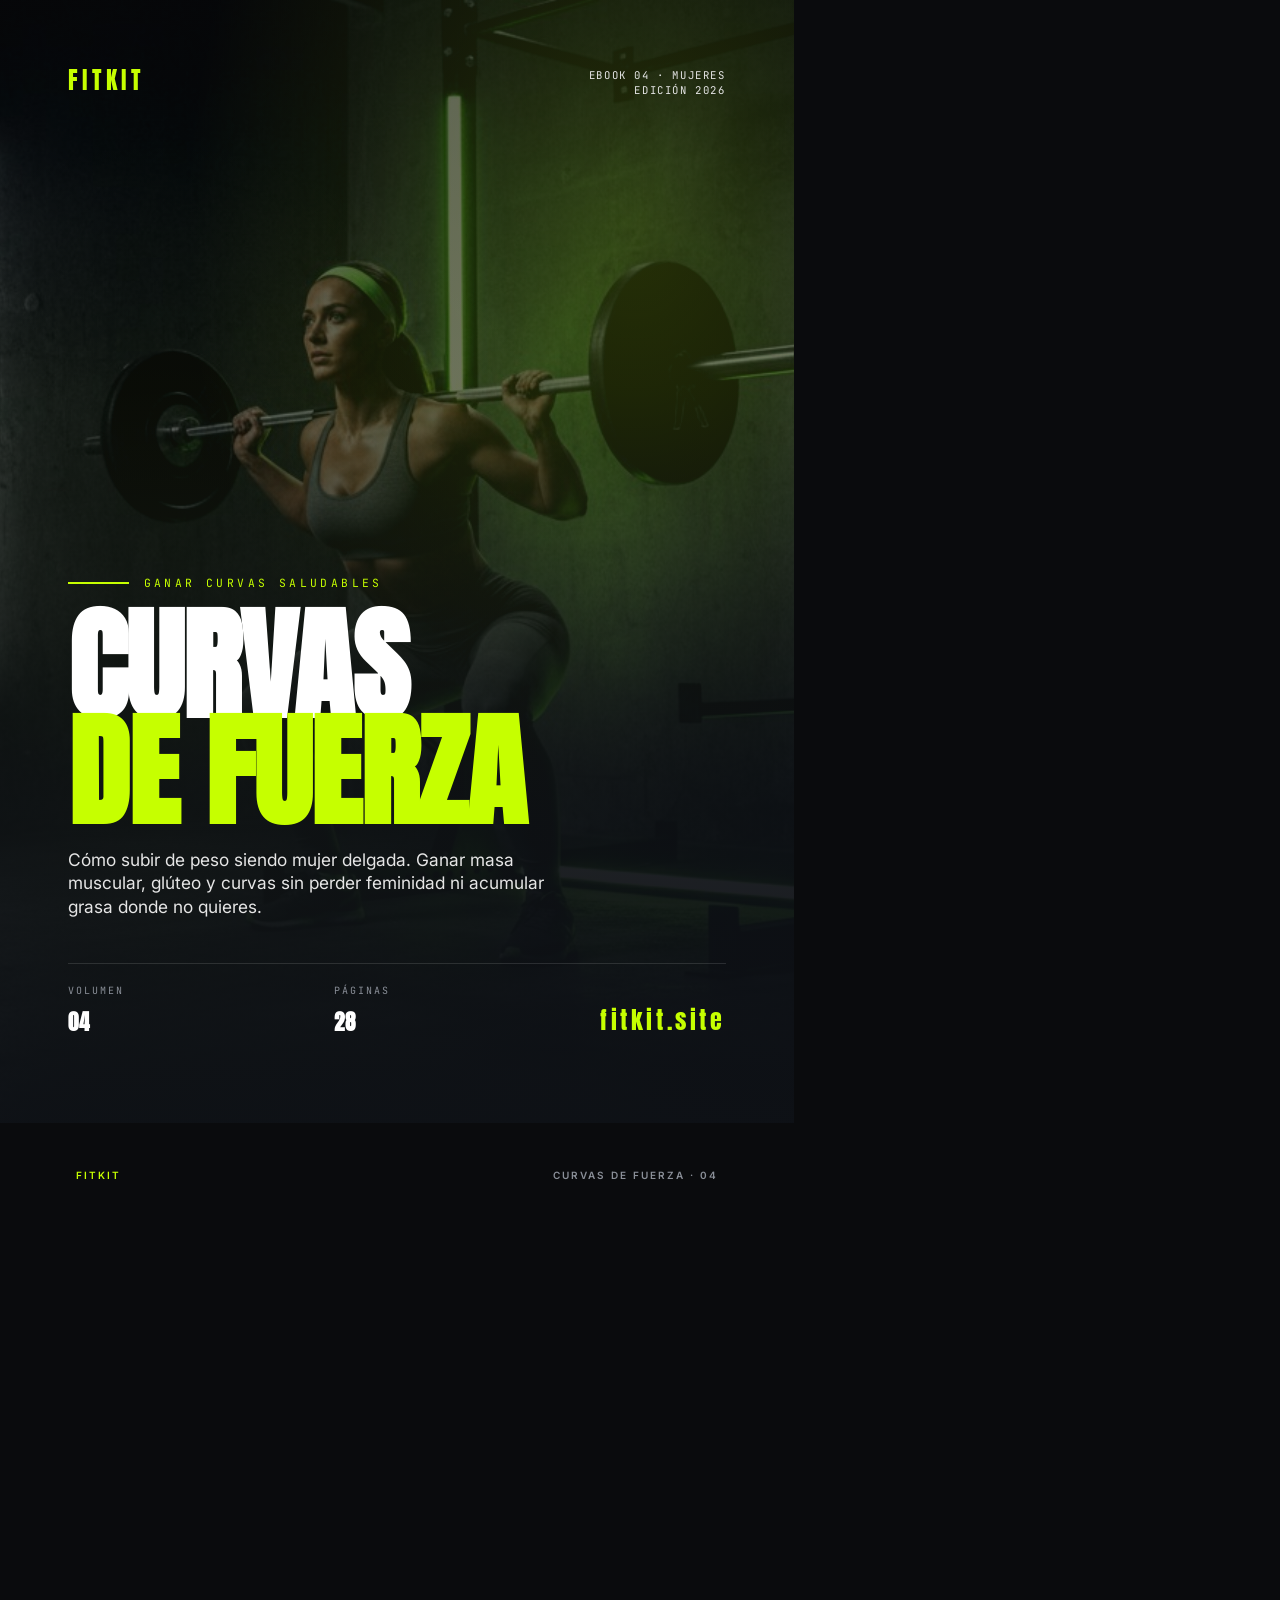
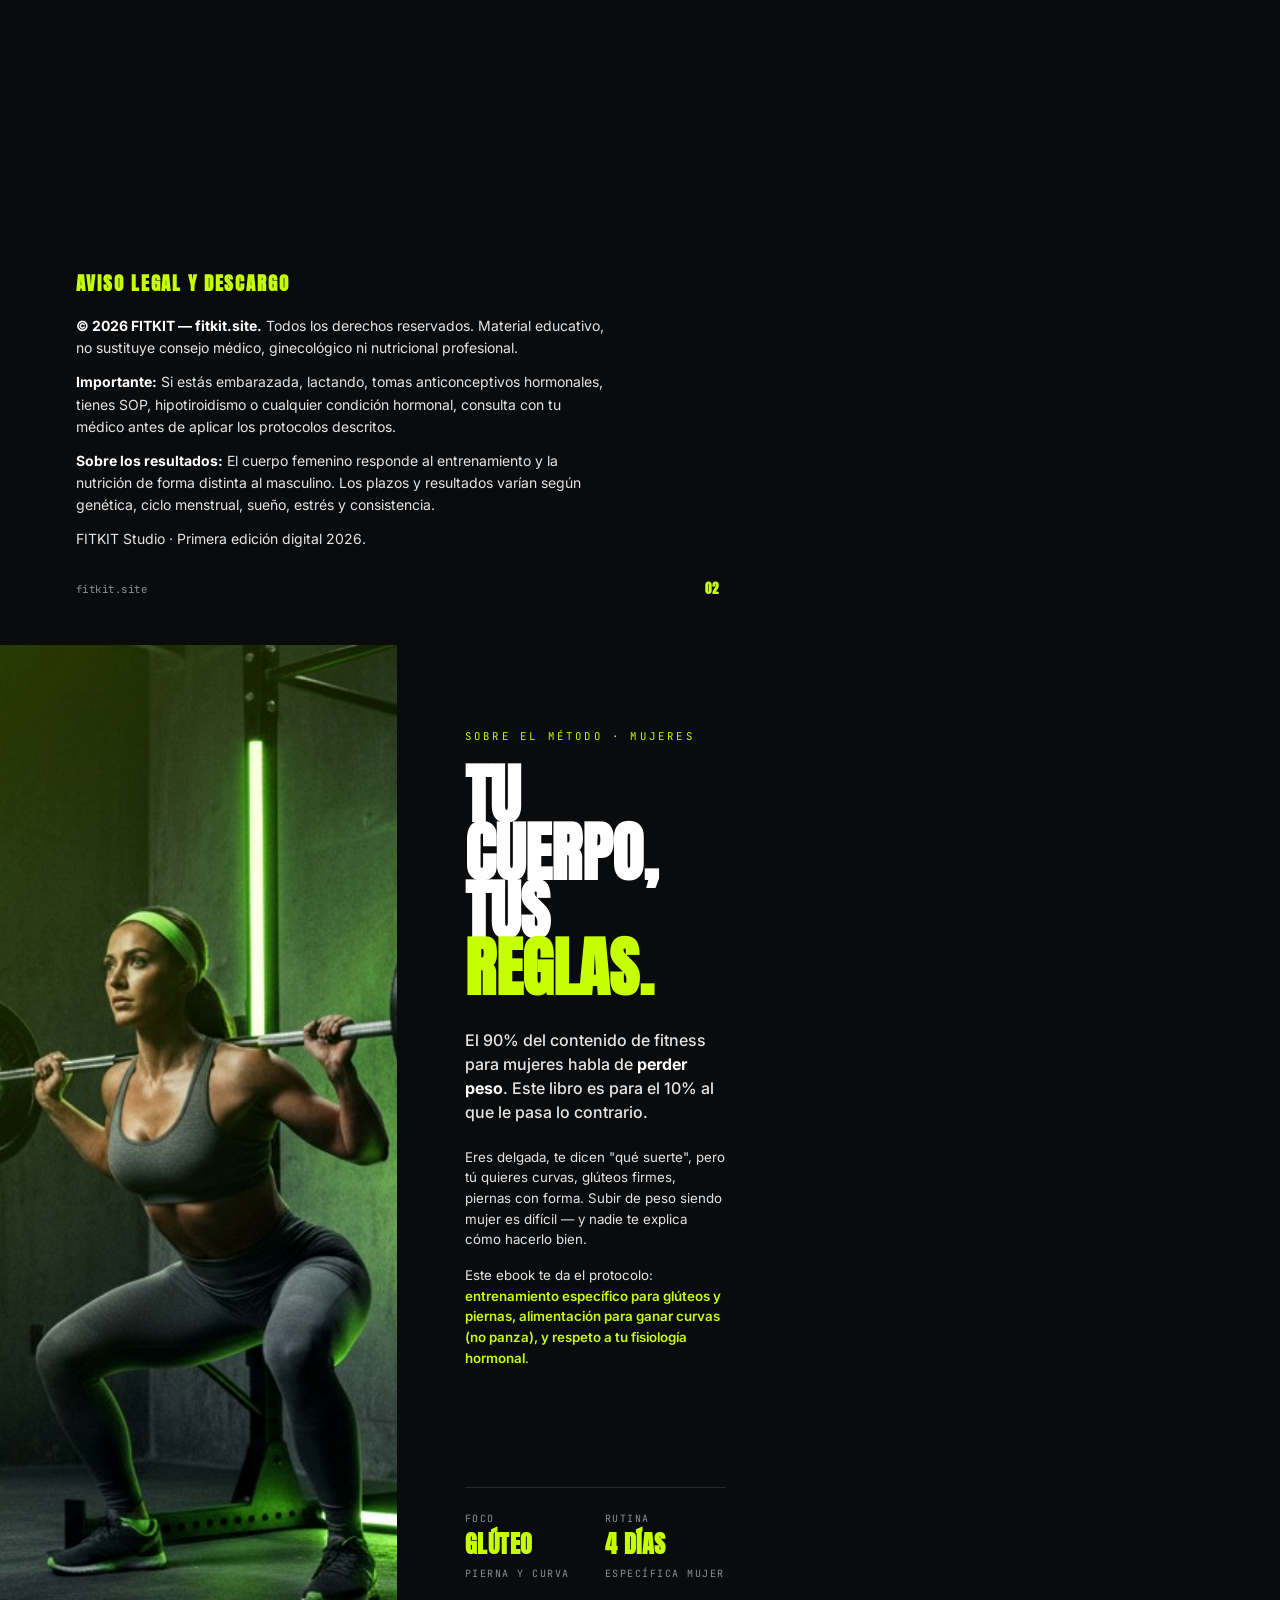
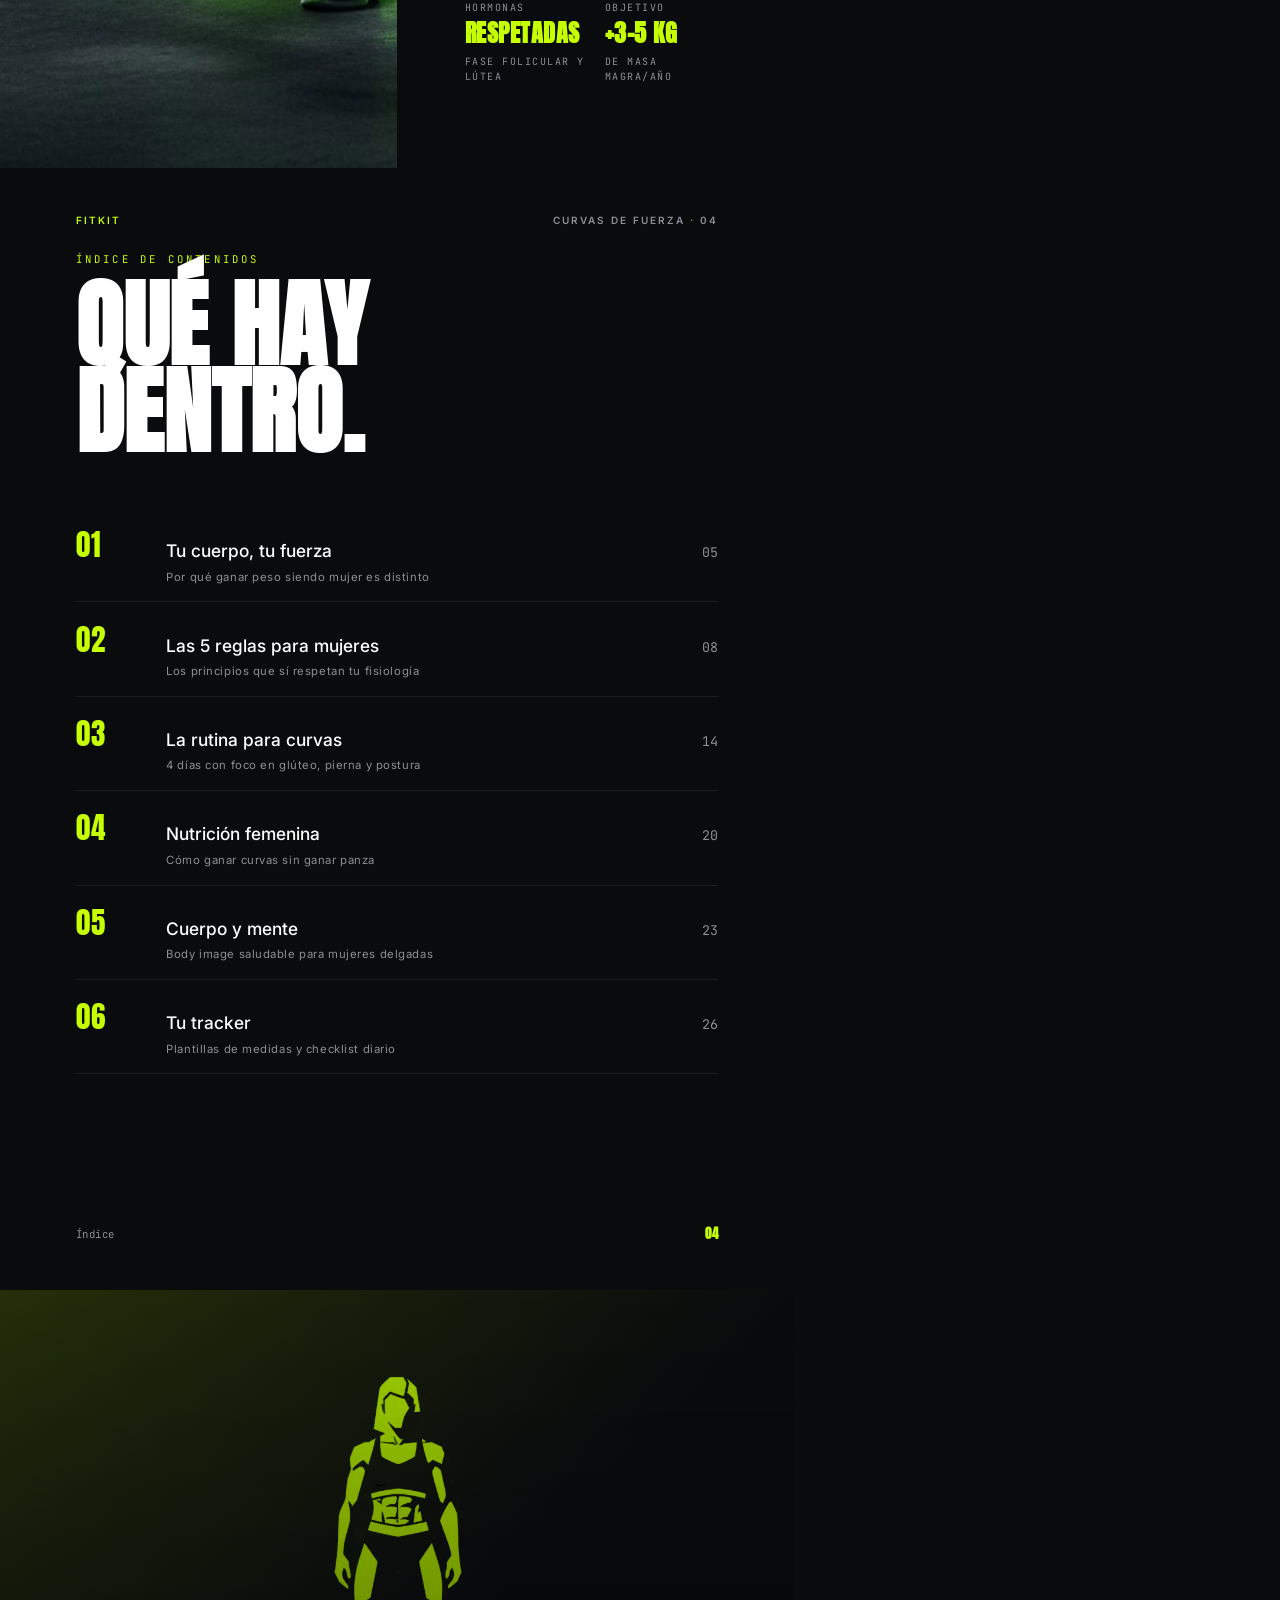
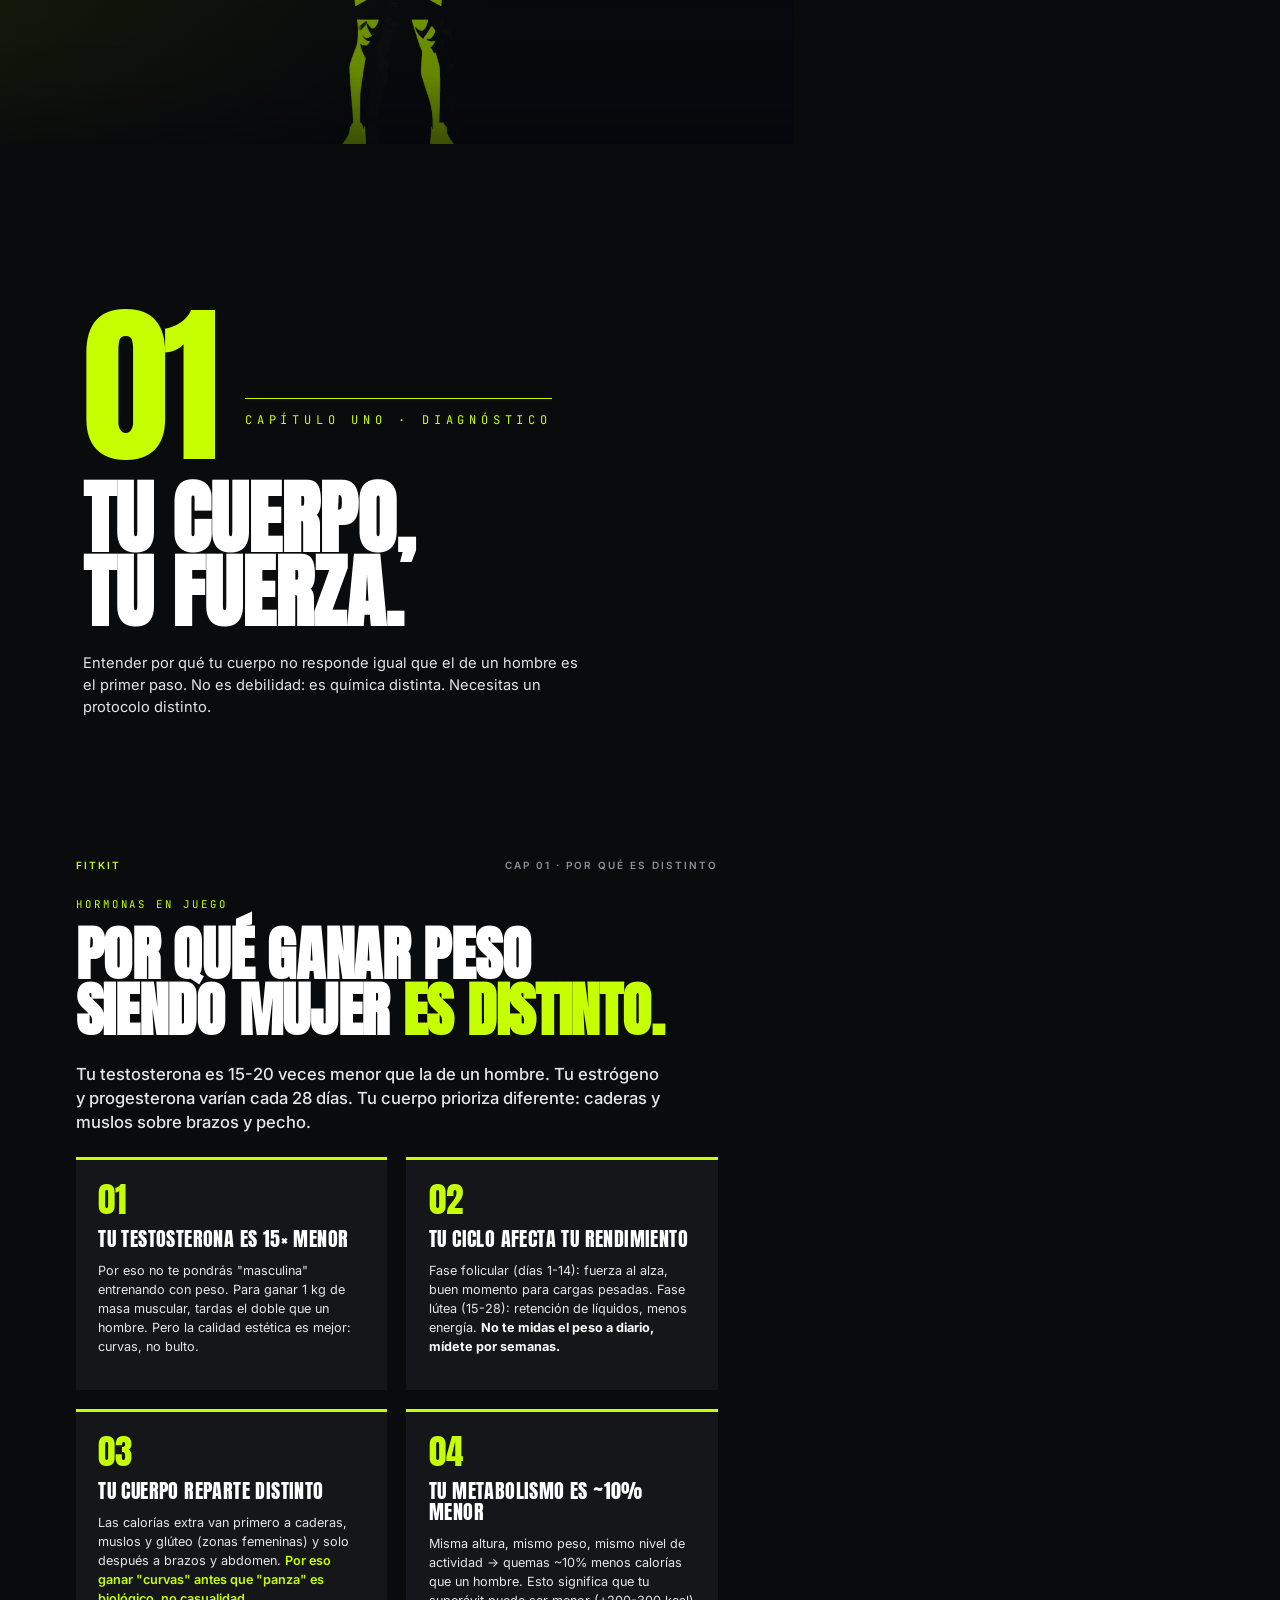
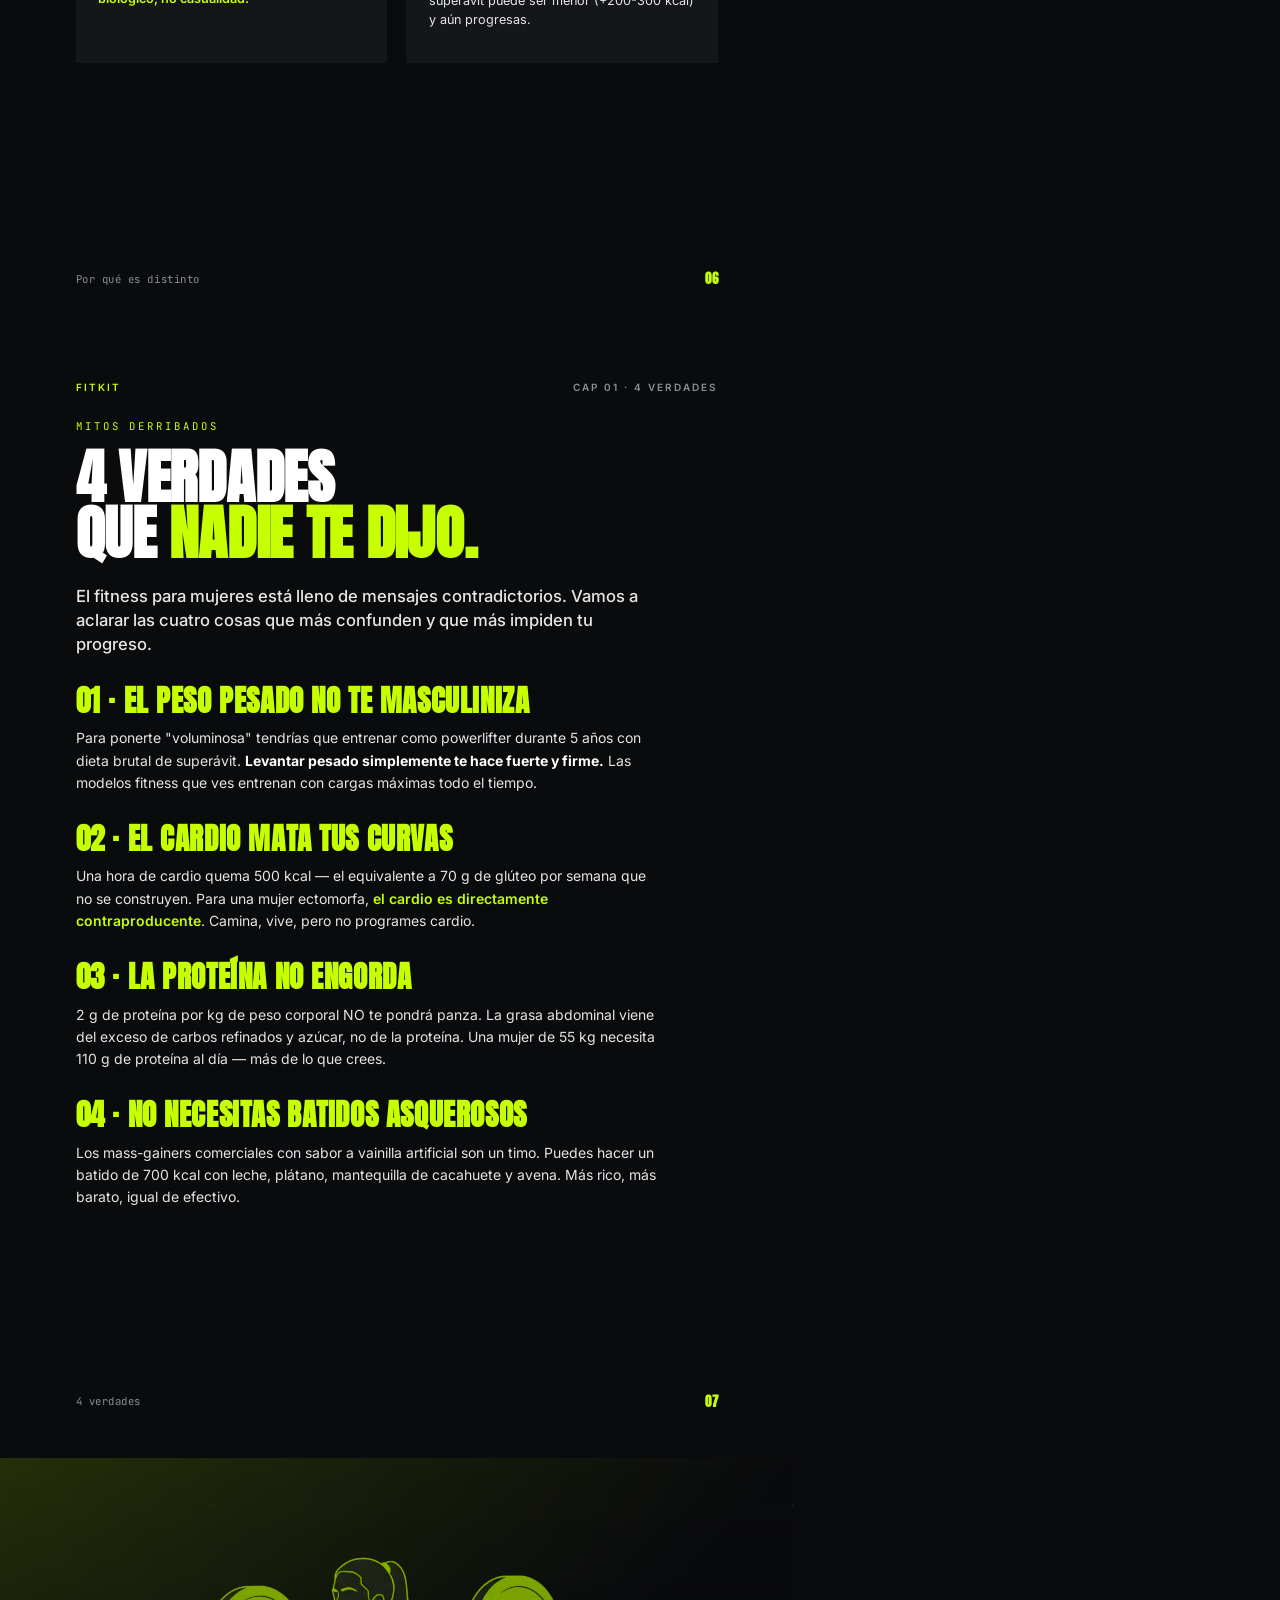
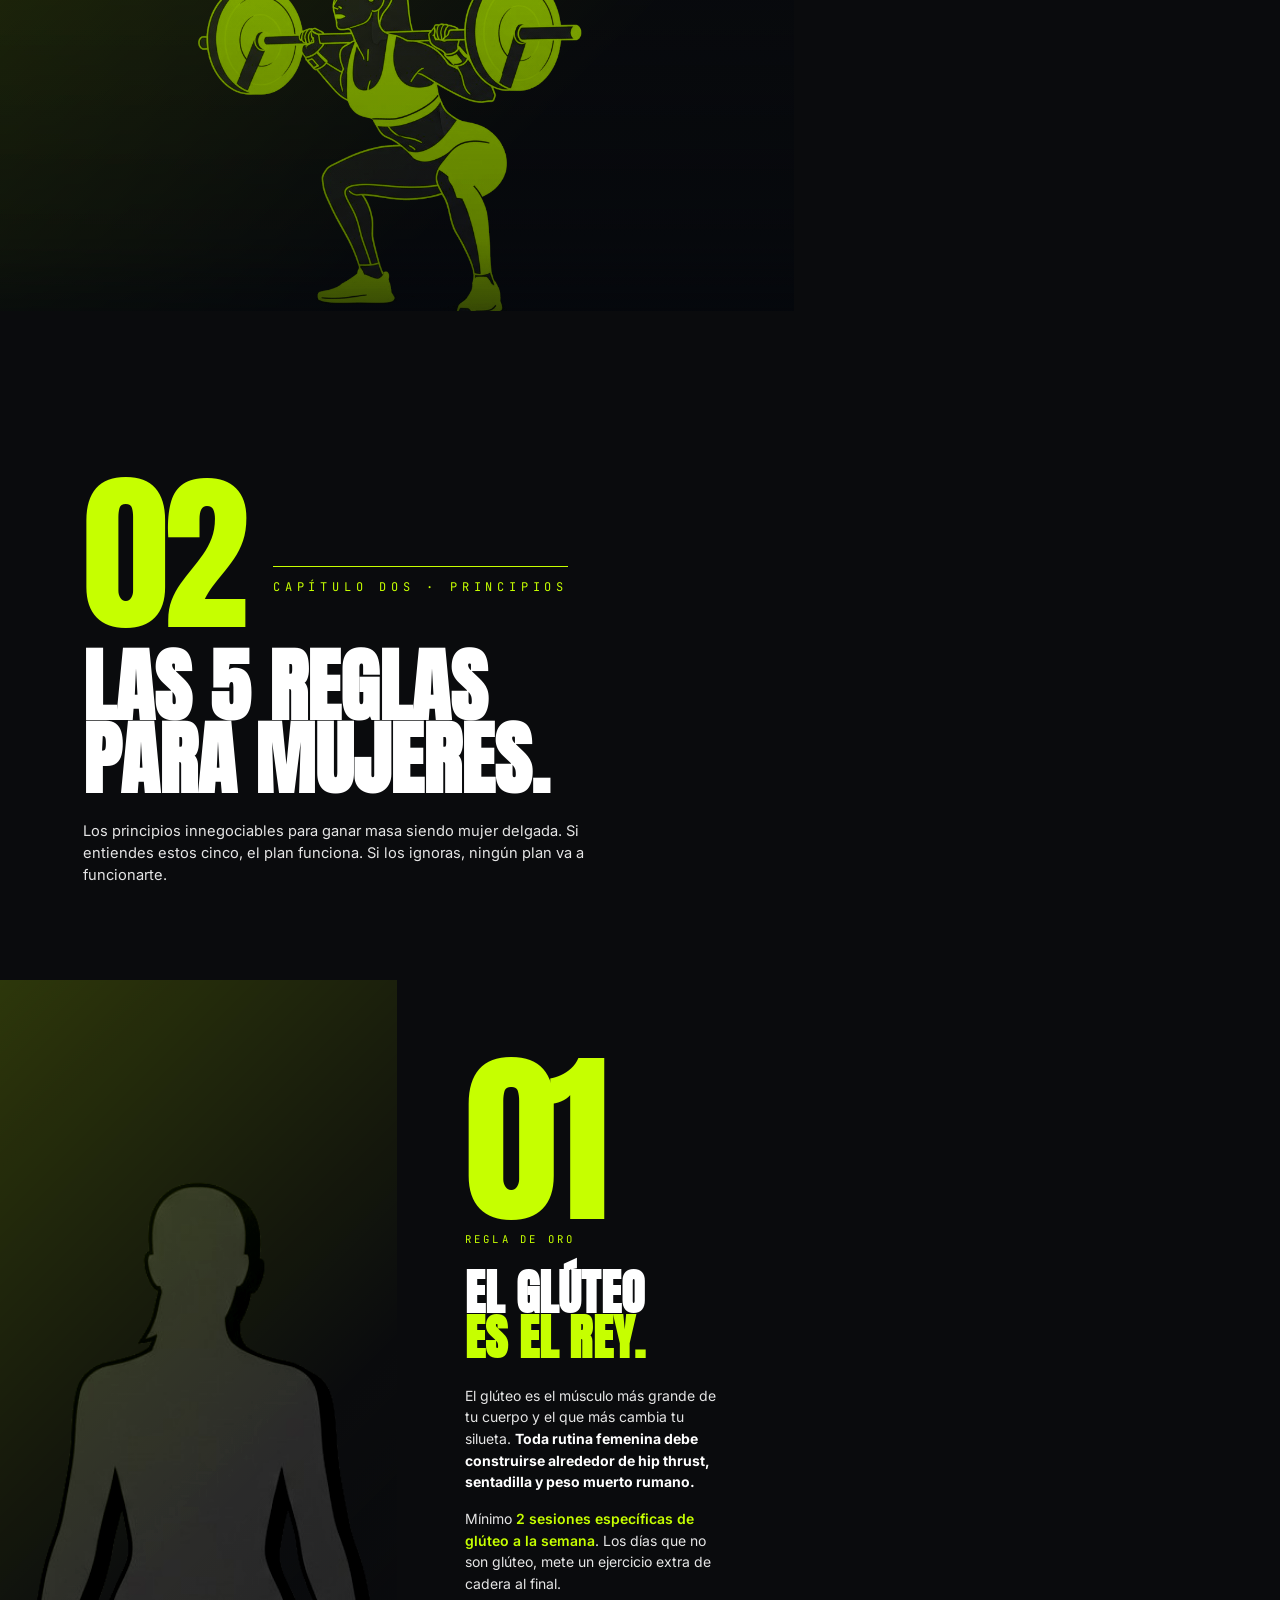
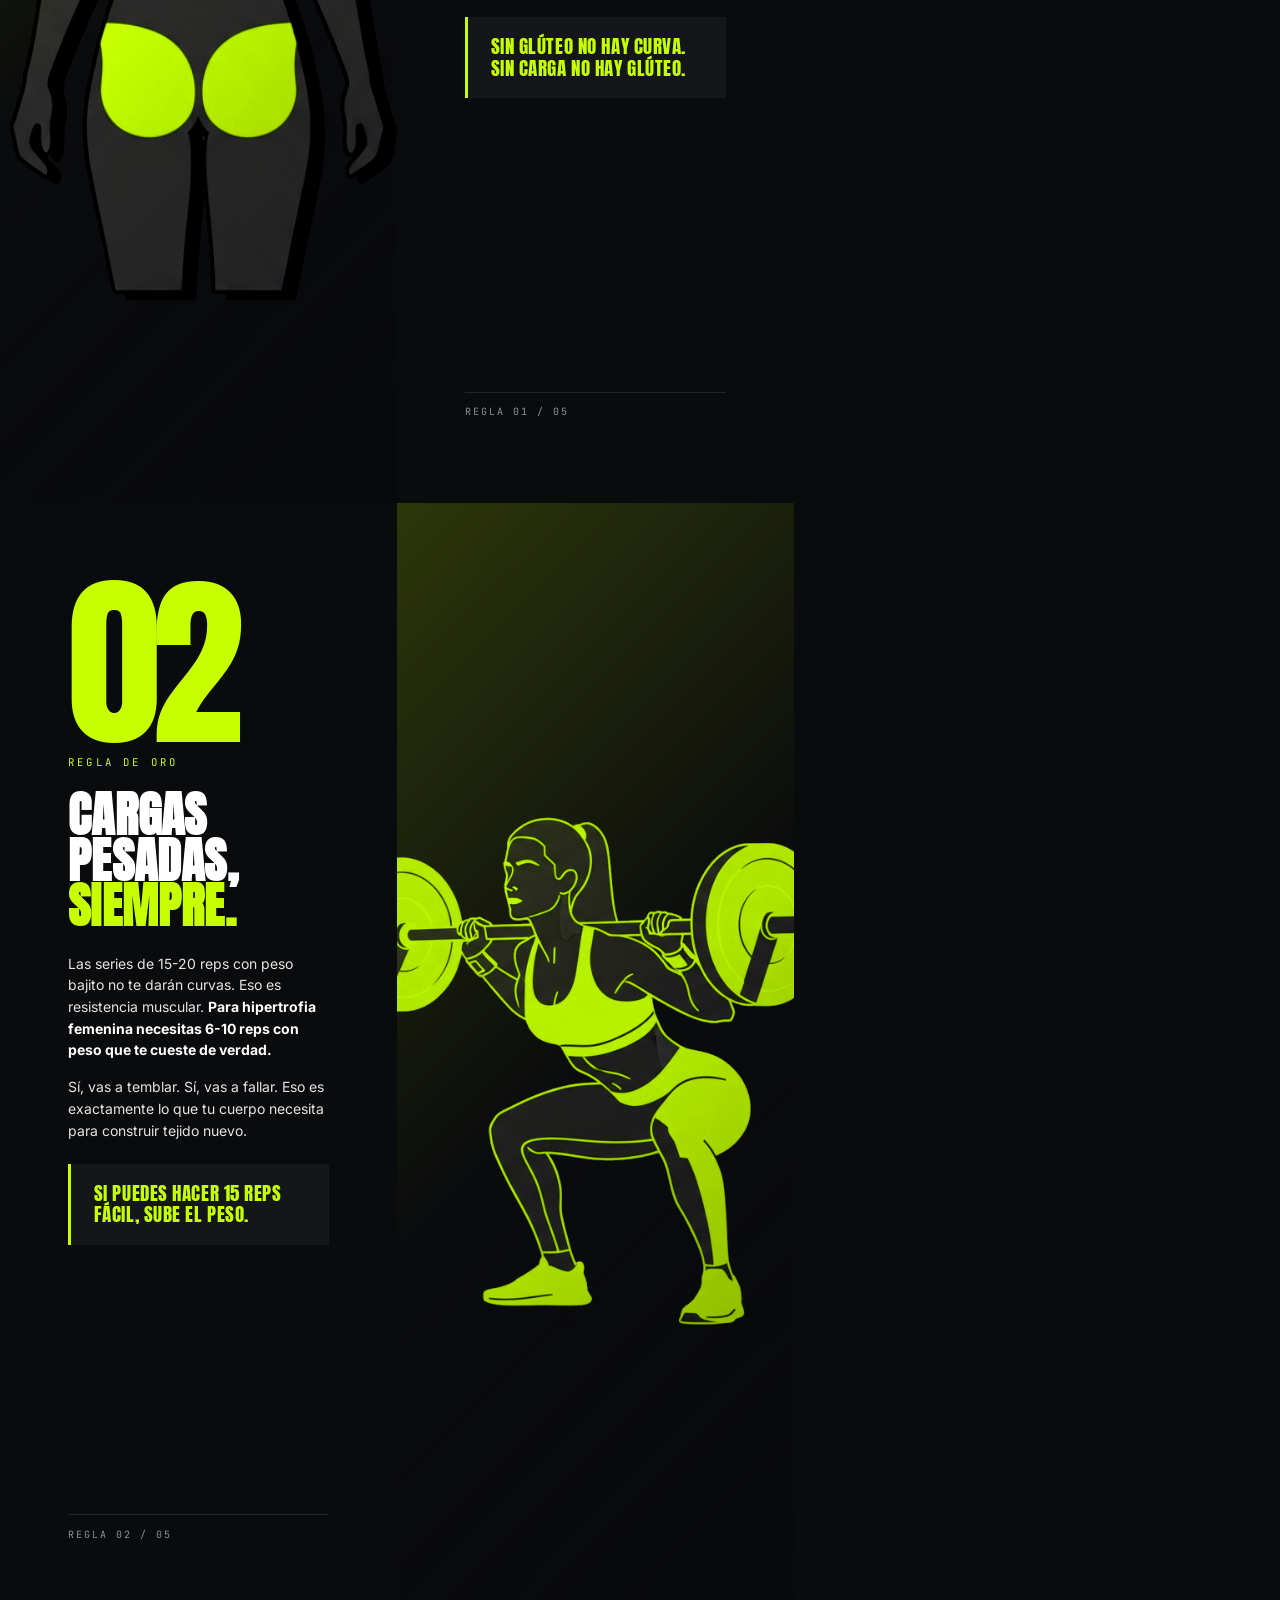
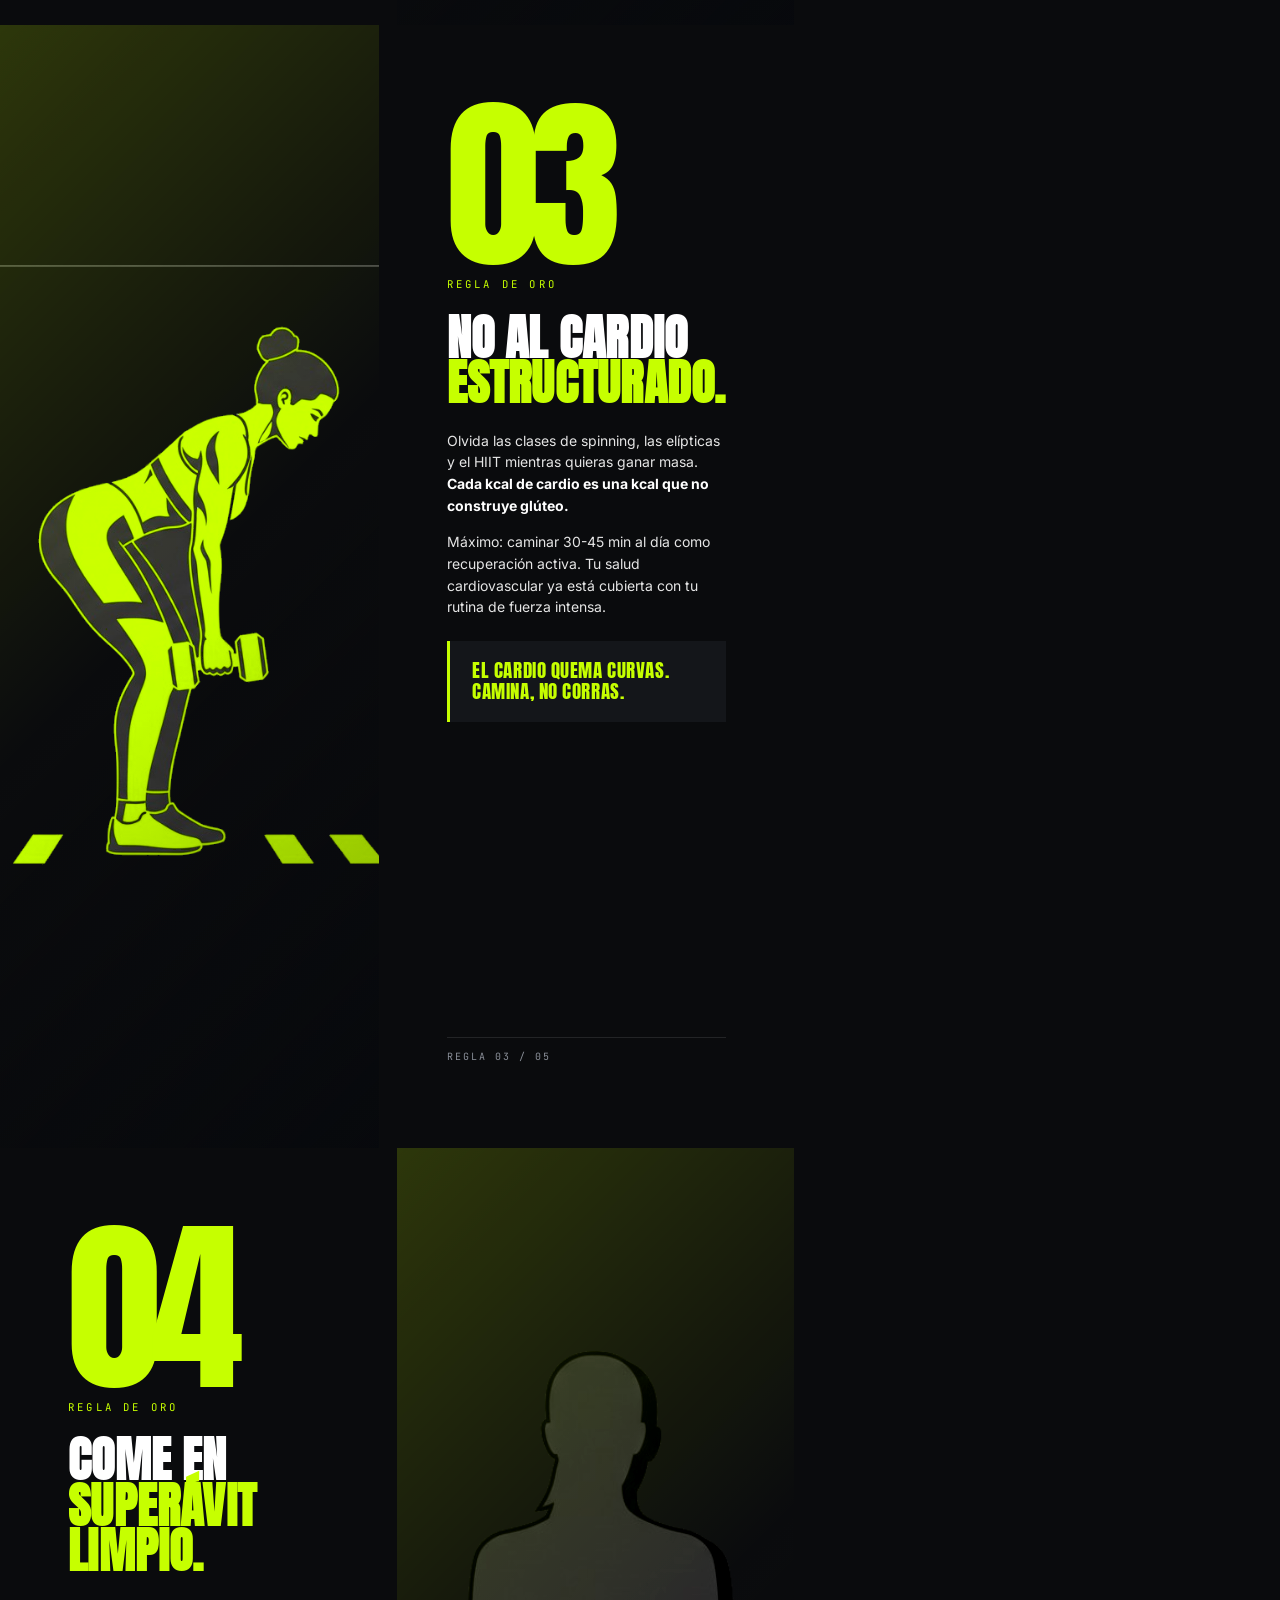
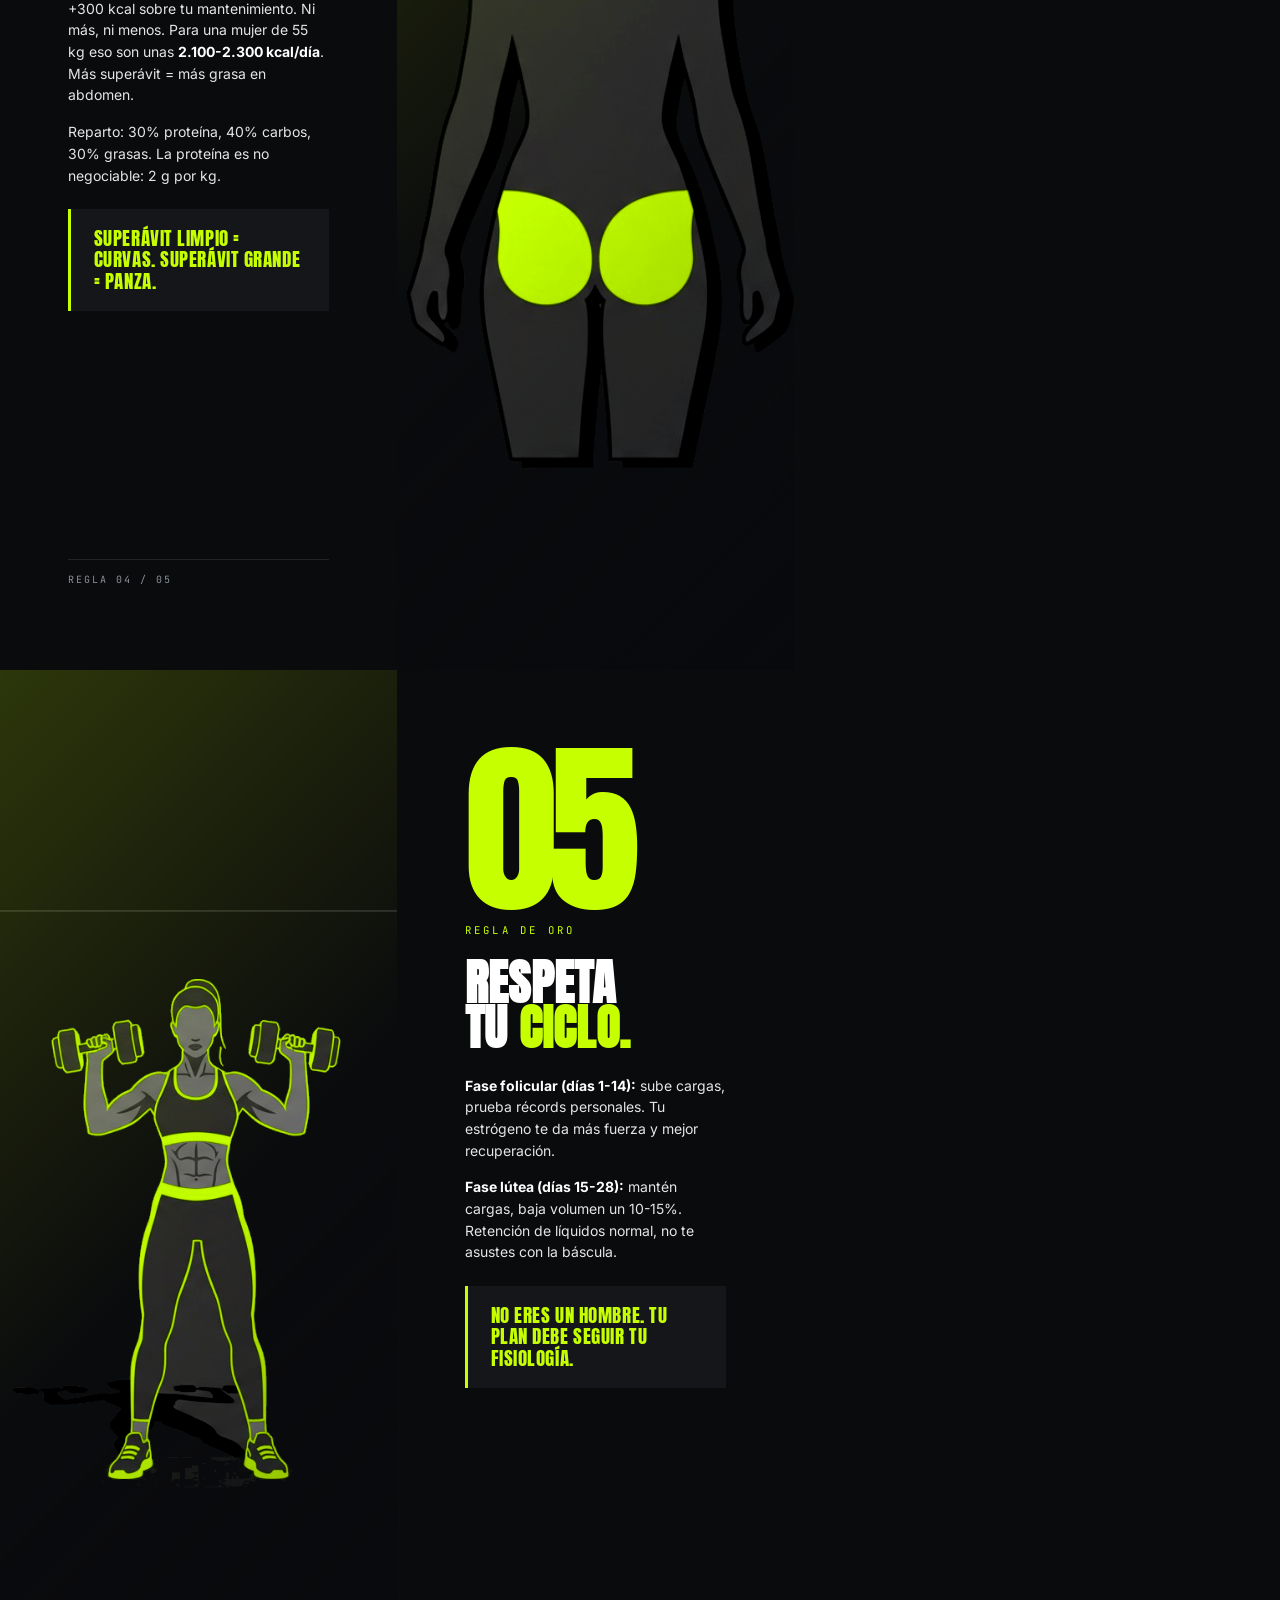
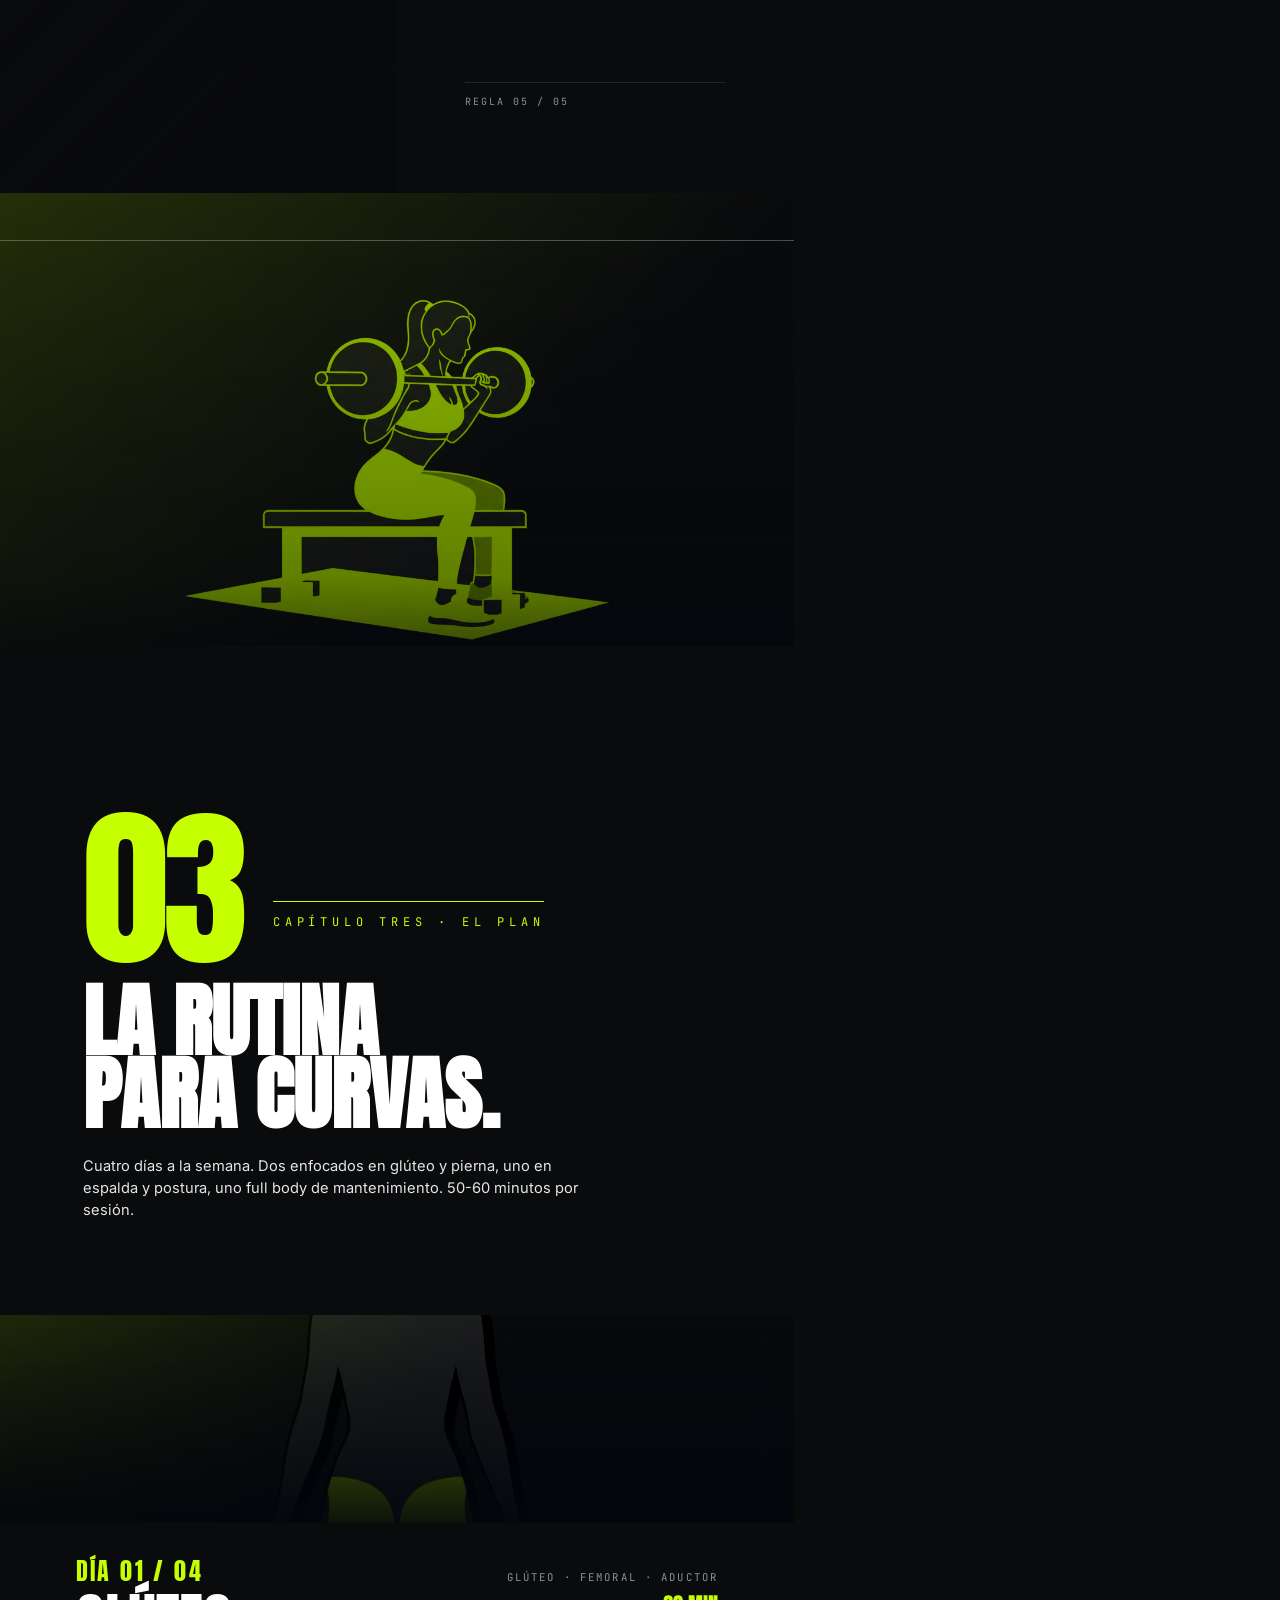
<file: ebook-04-mujeres/index.html>
<!DOCTYPE html>
<html lang="es"><head><meta charset="UTF-8"><title>FITKIT · Subir de Peso para Mujeres</title><link rel="stylesheet" href="styles.css"></head><body>

<!-- 1 COVER -->
<section class="page cover">
  <div class="cover__top"><div class="cover__logo">FITKIT</div><div class="cover__tag">EBOOK 04 · MUJERES<br>EDICIÓN 2026</div></div>
  <div class="cover__hero"></div>
  <div class="cover__bottom">
    <div class="cover__eyebrow">Ganar curvas saludables</div>
    <h1 class="cover__title">Curvas<br><em>de Fuerza</em></h1>
    <p class="cover__subtitle">Cómo subir de peso siendo mujer delgada. Ganar masa muscular, glúteo y curvas sin perder feminidad ni acumular grasa donde no quieres.</p>
    <div class="cover__meta">
      <div class="cover__meta-block">Volumen<strong>04</strong></div>
      <div class="cover__meta-block">Páginas<strong>28</strong></div>
      <div class="cover__url">fitkit.site</div>
    </div>
  </div>
</section>

<!-- 2 COPYRIGHT -->
<section class="page copyright-page">
  <div class="page-header"><span class="brand">FITKIT</span><span>CURVAS DE FUERZA · 04</span></div>
  <div class="small-print">
    <h3>Aviso legal y descargo</h3>
    <p><strong>© 2026 FITKIT — fitkit.site.</strong> Todos los derechos reservados. Material educativo, no sustituye consejo médico, ginecológico ni nutricional profesional.</p>
    <p><strong>Importante:</strong> Si estás embarazada, lactando, tomas anticonceptivos hormonales, tienes SOP, hipotiroidismo o cualquier condición hormonal, consulta con tu médico antes de aplicar los protocolos descritos.</p>
    <p><strong>Sobre los resultados:</strong> El cuerpo femenino responde al entrenamiento y la nutrición de forma distinta al masculino. Los plazos y resultados varían según genética, ciclo menstrual, sueño, estrés y consistencia.</p>
    <p>FITKIT Studio · Primera edición digital 2026.</p>
  </div>
  <div class="page-footer"><span>fitkit.site</span><span class="pagenum"></span></div>
</section>

<!-- 3 SOBRE EL MÉTODO -->
<section class="page about-method">
  <div class="about-method__photo" style="background-image:url('assets/author.jpg')"></div>
  <div class="about-method__body">
    <div>
      <div class="about-method__eyebrow">Sobre el método · Mujeres</div>
      <h2 class="about-method__title">Tu cuerpo,<br>tus <em>reglas.</em></h2>
      <p class="about-method__lead">El 90% del contenido de fitness para mujeres habla de <strong>perder peso</strong>. Este libro es para el 10% al que le pasa lo contrario.</p>
      <p class="about-method__desc">Eres delgada, te dicen "qué suerte", pero tú quieres curvas, glúteos firmes, piernas con forma. Subir de peso siendo mujer es difícil — y nadie te explica cómo hacerlo bien.</p>
      <p class="about-method__desc">Este ebook te da el protocolo: <em>entrenamiento específico para glúteos y piernas, alimentación para ganar curvas (no panza), y respeto a tu fisiología hormonal</em>.</p>
    </div>
    <div class="about-method__credentials">
      <div class="about-method__cred-item">Foco<strong>Glúteo</strong>pierna y curva</div>
      <div class="about-method__cred-item">Rutina<strong>4 días</strong>específica mujer</div>
      <div class="about-method__cred-item">Hormonas<strong>respetadas</strong>fase folicular y lútea</div>
      <div class="about-method__cred-item">Objetivo<strong>+3-5 kg</strong>de masa magra/año</div>
    </div>
  </div>
</section>

<!-- 4 TOC -->
<section class="page">
  <div class="page-header"><span class="brand">FITKIT</span><span>CURVAS DE FUERZA · 04</span></div>
  <div class="toc-eyebrow">Índice de contenidos</div>
  <h2 class="toc-title">Qué hay<br>dentro.</h2>
  <ol class="toc-list">
    <li class="toc-item"><span class="toc-item__num">01</span><span class="toc-item__name">Tu cuerpo, tu fuerza<small>Por qué ganar peso siendo mujer es distinto</small></span><span class="toc-item__page">05</span></li>
    <li class="toc-item"><span class="toc-item__num">02</span><span class="toc-item__name">Las 5 reglas para mujeres<small>Los principios que sí respetan tu fisiología</small></span><span class="toc-item__page">08</span></li>
    <li class="toc-item"><span class="toc-item__num">03</span><span class="toc-item__name">La rutina para curvas<small>4 días con foco en glúteo, pierna y postura</small></span><span class="toc-item__page">14</span></li>
    <li class="toc-item"><span class="toc-item__num">04</span><span class="toc-item__name">Nutrición femenina<small>Cómo ganar curvas sin ganar panza</small></span><span class="toc-item__page">20</span></li>
    <li class="toc-item"><span class="toc-item__num">05</span><span class="toc-item__name">Cuerpo y mente<small>Body image saludable para mujeres delgadas</small></span><span class="toc-item__page">23</span></li>
    <li class="toc-item"><span class="toc-item__num">06</span><span class="toc-item__name">Tu tracker<small>Plantillas de medidas y checklist diario</small></span><span class="toc-item__page">26</span></li>
  </ol>
  <div class="page-footer"><span>Índice</span><span class="pagenum"></span></div>
</section>

<!-- 5 CAP 1 DIVIDER -->
<section class="page chapter-divider">
  <div class="chapter-divider__img" style="background-image:url('assets/ch1.png')"></div>
  <div class="chapter-divider__content">
    <div class="chapter-divider__top"><div class="ch-num">01</div><div class="ch-label">Capítulo uno · Diagnóstico</div></div>
    <h2 class="ch-title">Tu cuerpo,<br>tu fuerza.</h2>
    <p class="ch-desc">Entender por qué tu cuerpo no responde igual que el de un hombre es el primer paso. No es debilidad: es química distinta. Necesitas un protocolo distinto.</p>
  </div>
</section>

<!-- 6 CAP 1 CONTENIDO -->
<section class="page">
  <div class="page-header"><span class="brand">FITKIT</span><span>CAP 01 · POR QUÉ ES DISTINTO</span></div>
  <div class="eyebrow">Hormonas en juego</div>
  <h2 class="section-title">Por qué ganar peso<br>siendo mujer <em>es distinto.</em></h2>
  <p class="lead">Tu testosterona es 15-20 veces menor que la de un hombre. Tu estrógeno y progesterona varían cada 28 días. Tu cuerpo prioriza diferente: caderas y muslos sobre brazos y pecho.</p>

  <div class="reasons">
    <div class="reason">
      <div class="reason__num">01</div>
      <div class="reason__title">Tu testosterona es 15× menor</div>
      <p class="reason__desc">Por eso no te pondrás "masculina" entrenando con peso. Para ganar 1 kg de masa muscular, tardas el doble que un hombre. Pero la calidad estética es mejor: curvas, no bulto.</p>
    </div>
    <div class="reason">
      <div class="reason__num">02</div>
      <div class="reason__title">Tu ciclo afecta tu rendimiento</div>
      <p class="reason__desc">Fase folicular (días 1-14): fuerza al alza, buen momento para cargas pesadas. Fase lútea (15-28): retención de líquidos, menos energía. <strong>No te midas el peso a diario, mídete por semanas.</strong></p>
    </div>
    <div class="reason">
      <div class="reason__num">03</div>
      <div class="reason__title">Tu cuerpo reparte distinto</div>
      <p class="reason__desc">Las calorías extra van primero a caderas, muslos y glúteo (zonas femeninas) y solo después a brazos y abdomen. <em>Por eso ganar "curvas" antes que "panza" es biológico, no casualidad.</em></p>
    </div>
    <div class="reason">
      <div class="reason__num">04</div>
      <div class="reason__title">Tu metabolismo es ~10% menor</div>
      <p class="reason__desc">Misma altura, mismo peso, mismo nivel de actividad → quemas ~10% menos calorías que un hombre. Esto significa que tu superávit puede ser menor (+200-300 kcal) y aún progresas.</p>
    </div>
  </div>

  <div class="page-footer"><span>Por qué es distinto</span><span class="pagenum"></span></div>
</section>

<!-- 7 4 verdades -->
<section class="page">
  <div class="page-header"><span class="brand">FITKIT</span><span>CAP 01 · 4 VERDADES</span></div>
  <div class="eyebrow">Mitos derribados</div>
  <h2 class="section-title">4 verdades<br>que <em>nadie te dijo.</em></h2>
  <p class="lead">El fitness para mujeres está lleno de mensajes contradictorios. Vamos a aclarar las cuatro cosas que más confunden y que más impiden tu progreso.</p>

  <h3 class="sub-title">01 · El peso pesado no te masculiniza</h3>
  <p>Para ponerte "voluminosa" tendrías que entrenar como powerlifter durante 5 años con dieta brutal de superávit. <strong>Levantar pesado simplemente te hace fuerte y firme.</strong> Las modelos fitness que ves entrenan con cargas máximas todo el tiempo.</p>

  <h3 class="sub-title">02 · El cardio mata tus curvas</h3>
  <p>Una hora de cardio quema 500 kcal — el equivalente a 70 g de glúteo por semana que no se construyen. Para una mujer ectomorfa, <em>el cardio es directamente contraproducente</em>. Camina, vive, pero no programes cardio.</p>

  <h3 class="sub-title">03 · La proteína no engorda</h3>
  <p>2 g de proteína por kg de peso corporal NO te pondrá panza. La grasa abdominal viene del exceso de carbos refinados y azúcar, no de la proteína. Una mujer de 55 kg necesita 110 g de proteína al día — más de lo que crees.</p>

  <h3 class="sub-title">04 · No necesitas batidos asquerosos</h3>
  <p>Los mass-gainers comerciales con sabor a vainilla artificial son un timo. Puedes hacer un batido de 700 kcal con leche, plátano, mantequilla de cacahuete y avena. Más rico, más barato, igual de efectivo.</p>

  <div class="page-footer"><span>4 verdades</span><span class="pagenum"></span></div>
</section>

<!-- 8 CAP 2 DIVIDER -->
<section class="page chapter-divider">
  <div class="chapter-divider__img" style="background-image:url('assets/ch2.png')"></div>
  <div class="chapter-divider__content">
    <div class="chapter-divider__top"><div class="ch-num">02</div><div class="ch-label">Capítulo dos · Principios</div></div>
    <h2 class="ch-title">Las 5 reglas<br>para mujeres.</h2>
    <p class="ch-desc">Los principios innegociables para ganar masa siendo mujer delgada. Si entiendes estos cinco, el plan funciona. Si los ignoras, ningún plan va a funcionarte.</p>
  </div>
</section>

<!-- 9-13 REGLAS 1-5 -->
<section class="page rule-page">
  <div class="rule-photo" style="background-image:url('assets/glutes.png')"></div>
  <div class="rule-body">
    <div class="rule-body__top">
      <div class="rule-body__num">01</div>
      <div class="rule-body__label">Regla de oro</div>
      <h3 class="rule-body__title">El glúteo<br><em>es el rey.</em></h3>
      <p class="rule-body__desc">El glúteo es el músculo más grande de tu cuerpo y el que más cambia tu silueta. <strong>Toda rutina femenina debe construirse alrededor de hip thrust, sentadilla y peso muerto rumano.</strong></p>
      <p class="rule-body__desc">Mínimo <em>2 sesiones específicas de glúteo a la semana</em>. Los días que no son glúteo, mete un ejercicio extra de cadera al final.</p>
      <div class="rule-body__keypoint">Sin glúteo no hay curva. Sin carga no hay glúteo.</div>
    </div>
    <div class="rule-body__footer">Regla 01 / 05</div>
  </div>
</section>

<section class="page rule-page">
  <div class="rule-body">
    <div class="rule-body__top">
      <div class="rule-body__num">02</div>
      <div class="rule-body__label">Regla de oro</div>
      <h3 class="rule-body__title">Cargas pesadas,<br><em>siempre.</em></h3>
      <p class="rule-body__desc">Las series de 15-20 reps con peso bajito no te darán curvas. Eso es resistencia muscular. <strong>Para hipertrofia femenina necesitas 6-10 reps con peso que te cueste de verdad.</strong></p>
      <p class="rule-body__desc">Sí, vas a temblar. Sí, vas a fallar. Eso es exactamente lo que tu cuerpo necesita para construir tejido nuevo.</p>
      <div class="rule-body__keypoint">Si puedes hacer 15 reps fácil, sube el peso.</div>
    </div>
    <div class="rule-body__footer">Regla 02 / 05</div>
  </div>
  <div class="rule-photo" style="background-image:url('assets/squat.png')"></div>
</section>

<section class="page rule-page">
  <div class="rule-photo" style="background-image:url('assets/back.png')"></div>
  <div class="rule-body">
    <div class="rule-body__top">
      <div class="rule-body__num">03</div>
      <div class="rule-body__label">Regla de oro</div>
      <h3 class="rule-body__title">No al cardio<br><em>estructurado.</em></h3>
      <p class="rule-body__desc">Olvida las clases de spinning, las elípticas y el HIIT mientras quieras ganar masa. <strong>Cada kcal de cardio es una kcal que no construye glúteo.</strong></p>
      <p class="rule-body__desc">Máximo: caminar 30-45 min al día como recuperación activa. Tu salud cardiovascular ya está cubierta con tu rutina de fuerza intensa.</p>
      <div class="rule-body__keypoint">El cardio quema curvas. Camina, no corras.</div>
    </div>
    <div class="rule-body__footer">Regla 03 / 05</div>
  </div>
</section>

<section class="page rule-page">
  <div class="rule-body">
    <div class="rule-body__top">
      <div class="rule-body__num">04</div>
      <div class="rule-body__label">Regla de oro</div>
      <h3 class="rule-body__title">Come en<br><em>superávit limpio.</em></h3>
      <p class="rule-body__desc">+300 kcal sobre tu mantenimiento. Ni más, ni menos. Para una mujer de 55 kg eso son unas <strong>2.100-2.300 kcal/día</strong>. Más superávit = más grasa en abdomen.</p>
      <p class="rule-body__desc">Reparto: 30% proteína, 40% carbos, 30% grasas. La proteína es no negociable: 2 g por kg.</p>
      <div class="rule-body__keypoint">Superávit limpio = curvas. Superávit grande = panza.</div>
    </div>
    <div class="rule-body__footer">Regla 04 / 05</div>
  </div>
  <div class="rule-photo" style="background-image:url('assets/ch4.png')"></div>
</section>

<section class="page rule-page">
  <div class="rule-photo" style="background-image:url('assets/shoulders.png')"></div>
  <div class="rule-body">
    <div class="rule-body__top">
      <div class="rule-body__num">05</div>
      <div class="rule-body__label">Regla de oro</div>
      <h3 class="rule-body__title">Respeta<br>tu <em>ciclo.</em></h3>
      <p class="rule-body__desc"><strong>Fase folicular (días 1-14):</strong> sube cargas, prueba récords personales. Tu estrógeno te da más fuerza y mejor recuperación.</p>
      <p class="rule-body__desc"><strong>Fase lútea (días 15-28):</strong> mantén cargas, baja volumen un 10-15%. Retención de líquidos normal, no te asustes con la báscula.</p>
      <div class="rule-body__keypoint">No eres un hombre. Tu plan debe seguir tu fisiología.</div>
    </div>
    <div class="rule-body__footer">Regla 05 / 05</div>
  </div>
</section>

<!-- 14 CAP 3 DIVIDER -->
<section class="page chapter-divider">
  <div class="chapter-divider__img" style="background-image:url('assets/ch3.png')"></div>
  <div class="chapter-divider__content">
    <div class="chapter-divider__top"><div class="ch-num">03</div><div class="ch-label">Capítulo tres · El plan</div></div>
    <h2 class="ch-title">La rutina<br>para curvas.</h2>
    <p class="ch-desc">Cuatro días a la semana. Dos enfocados en glúteo y pierna, uno en espalda y postura, uno full body de mantenimiento. 50-60 minutos por sesión.</p>
  </div>
</section>

<!-- 15 DIA 1 GLUTEO -->
<section class="page">
  <div class="page-header"><span class="brand">FITKIT</span><span>CAP 03 · DÍA 1 · GLÚTEO</span></div>
  <div class="day-hero" style="background-image:url('assets/glutes.png')"></div>
  <div class="day-header">
    <div><div class="day-header__num">DÍA 01 / 04</div><div class="day-header__title">Glúteo</div></div>
    <div class="day-header__meta">Glúteo · Femoral · Aductor<strong>~60 MIN</strong></div>
  </div>
  <table class="workout-table">
    <thead><tr><th style="width:46%">Ejercicio</th><th style="width:12%">Series</th><th style="width:14%">Reps</th><th style="width:14%">Descanso</th><th style="width:14%">RIR</th></tr></thead>
    <tbody>
      <tr><td class="exercise">Hip thrust con barra<small>El rey del glúteo. Compuesto principal.</small></td><td class="numeric">4</td><td class="numeric">8-10</td><td class="numeric">2-3 min</td><td class="numeric">1-2</td></tr>
      <tr><td class="exercise">Peso muerto rumano<small>Femoral + glúteo bajo</small></td><td class="numeric">4</td><td class="numeric">8-10</td><td class="numeric">2 min</td><td class="numeric">2</td></tr>
      <tr><td class="exercise">Búlgaras con mancuernas<small>Glúteo + cuádriceps unilateral</small></td><td class="numeric">3</td><td class="numeric">10/pierna</td><td class="numeric">90 s</td><td class="numeric">2</td></tr>
      <tr><td class="exercise">Patada glúteo en polea<small>Aislamiento glúteo</small></td><td class="numeric">3</td><td class="numeric">12-15</td><td class="numeric">60 s</td><td class="numeric">2</td></tr>
      <tr><td class="exercise">Abducción cadera máquina<small>Glúteo medio (curva lateral)</small></td><td class="numeric">3</td><td class="numeric">15</td><td class="numeric">60 s</td><td class="numeric">1-2</td></tr>
      <tr><td class="exercise">Plancha con elevación pierna<small>Core + activación glútea final</small></td><td class="numeric">3</td><td class="numeric">12/pierna</td><td class="numeric">45 s</td><td class="numeric">—</td></tr>
    </tbody>
  </table>
  <div class="coach-note">
    <div class="coach-note__label">Nota técnica</div>
    <p>En hip thrust, contrae el glúteo arriba durante 1 segundo. El movimiento no termina cuando subes — termina cuando aprietas. Ojo con hiperextender lumbar.</p>
  </div>
  <div class="page-footer"><span>Día 01 · Glúteo</span><span class="pagenum"></span></div>
</section>

<!-- 16 DIA 2 ESPALDA -->
<section class="page">
  <div class="page-header"><span class="brand">FITKIT</span><span>CAP 03 · DÍA 2 · ESPALDA</span></div>
  <div class="day-hero" style="background-image:url('assets/back.png')"></div>
  <div class="day-header">
    <div><div class="day-header__num">DÍA 02 / 04</div><div class="day-header__title">Espalda</div></div>
    <div class="day-header__meta">Dorsal · Trapecio · Bíceps · Postura<strong>~55 MIN</strong></div>
  </div>
  <table class="workout-table">
    <thead><tr><th style="width:46%">Ejercicio</th><th style="width:12%">Series</th><th style="width:14%">Reps</th><th style="width:14%">Descanso</th><th style="width:14%">RIR</th></tr></thead>
    <tbody>
      <tr><td class="exercise">Jalón al pecho<small>Dorsal completo</small></td><td class="numeric">4</td><td class="numeric">8-10</td><td class="numeric">2 min</td><td class="numeric">1-2</td></tr>
      <tr><td class="exercise">Remo sentada en polea<small>Espalda media (V shape)</small></td><td class="numeric">4</td><td class="numeric">10</td><td class="numeric">2 min</td><td class="numeric">2</td></tr>
      <tr><td class="exercise">Remo con mancuerna<small>Espalda unilateral</small></td><td class="numeric">3</td><td class="numeric">10/brazo</td><td class="numeric">90 s</td><td class="numeric">2</td></tr>
      <tr><td class="exercise">Face pull en polea<small>Trapecio + postura</small></td><td class="numeric">3</td><td class="numeric">12-15</td><td class="numeric">60 s</td><td class="numeric">2</td></tr>
      <tr><td class="exercise">Curl bíceps con mancuernas<small>Brazo bonito</small></td><td class="numeric">3</td><td class="numeric">10-12</td><td class="numeric">60 s</td><td class="numeric">2</td></tr>
      <tr><td class="exercise">Hiperextensiones<small>Lumbar + glúteo bajo</small></td><td class="numeric">3</td><td class="numeric">12-15</td><td class="numeric">60 s</td><td class="numeric">1-2</td></tr>
    </tbody>
  </table>
  <div class="coach-note">
    <div class="coach-note__label">Nota técnica</div>
    <p>La espalda construye postura. Una mujer con espalda firme parece más estilizada vestida. No te saltes este día por glúteo extra.</p>
  </div>
  <div class="page-footer"><span>Día 02 · Espalda</span><span class="pagenum"></span></div>
</section>

<!-- 17 DIA 3 PIERNA PESADA -->
<section class="page">
  <div class="page-header"><span class="brand">FITKIT</span><span>CAP 03 · DÍA 3 · PIERNA</span></div>
  <div class="day-hero" style="background-image:url('assets/squat.png')"></div>
  <div class="day-header">
    <div><div class="day-header__num">DÍA 03 / 04</div><div class="day-header__title">Pierna</div></div>
    <div class="day-header__meta">Cuádriceps · Glúteo · Gemelo<strong>~65 MIN</strong></div>
  </div>
  <table class="workout-table">
    <thead><tr><th style="width:46%">Ejercicio</th><th style="width:12%">Series</th><th style="width:14%">Reps</th><th style="width:14%">Descanso</th><th style="width:14%">RIR</th></tr></thead>
    <tbody>
      <tr><td class="exercise">Sentadilla con barra<small>El otro rey. Profundidad completa.</small></td><td class="numeric">5</td><td class="numeric">6-8</td><td class="numeric">3 min</td><td class="numeric">1-2</td></tr>
      <tr><td class="exercise">Prensa de pierna<small>Volumen para cuádriceps + glúteo</small></td><td class="numeric">4</td><td class="numeric">10-12</td><td class="numeric">2 min</td><td class="numeric">2</td></tr>
      <tr><td class="exercise">Zancadas en marcha<small>Glúteo + estabilidad</small></td><td class="numeric">3</td><td class="numeric">12/pierna</td><td class="numeric">90 s</td><td class="numeric">2</td></tr>
      <tr><td class="exercise">Curl femoral tumbada<small>Femoral aislado</small></td><td class="numeric">3</td><td class="numeric">12-15</td><td class="numeric">60 s</td><td class="numeric">2</td></tr>
      <tr><td class="exercise">Sumo con kettlebell<small>Aductor + glúteo medio</small></td><td class="numeric">3</td><td class="numeric">12</td><td class="numeric">60 s</td><td class="numeric">2</td></tr>
      <tr><td class="exercise">Gemelos de pie<small>Pantorrilla bonita</small></td><td class="numeric">4</td><td class="numeric">15-20</td><td class="numeric">45 s</td><td class="numeric">1-2</td></tr>
    </tbody>
  </table>
  <div class="coach-note">
    <div class="coach-note__label">Nota técnica</div>
    <p>En sentadilla, mete las rodillas en la dirección de los pies (puntas ligeramente abiertas). Profundidad por debajo del paralelo. Sin profundidad, no hay glúteo.</p>
  </div>
  <div class="page-footer"><span>Día 03 · Pierna</span><span class="pagenum"></span></div>
</section>

<!-- 18 DIA 4 HOMBRO+CORE -->
<section class="page">
  <div class="page-header"><span class="brand">FITKIT</span><span>CAP 03 · DÍA 4 · HOMBRO+CORE</span></div>
  <div class="day-hero" style="background-image:url('assets/shoulders.png')"></div>
  <div class="day-header">
    <div><div class="day-header__num">DÍA 04 / 04</div><div class="day-header__title">Hombro + Core</div></div>
    <div class="day-header__meta">Hombro · Tríceps · Abdomen · Glúteo extra<strong>~50 MIN</strong></div>
  </div>
  <table class="workout-table">
    <thead><tr><th style="width:46%">Ejercicio</th><th style="width:12%">Series</th><th style="width:14%">Reps</th><th style="width:14%">Descanso</th><th style="width:14%">RIR</th></tr></thead>
    <tbody>
      <tr><td class="exercise">Press militar con mancuernas<small>Hombro completo</small></td><td class="numeric">4</td><td class="numeric">8-10</td><td class="numeric">2 min</td><td class="numeric">2</td></tr>
      <tr><td class="exercise">Elevaciones laterales<small>Deltoides medio (V invertida)</small></td><td class="numeric">4</td><td class="numeric">12-15</td><td class="numeric">60 s</td><td class="numeric">2</td></tr>
      <tr><td class="exercise">Pájaros con mancuernas<small>Deltoides posterior + postura</small></td><td class="numeric">3</td><td class="numeric">15</td><td class="numeric">60 s</td><td class="numeric">2</td></tr>
      <tr><td class="exercise">Extensión tríceps polea<small>Brazo definido</small></td><td class="numeric">3</td><td class="numeric">12</td><td class="numeric">60 s</td><td class="numeric">2</td></tr>
      <tr><td class="exercise">Plancha + plancha lateral<small>Core profundo</small></td><td class="numeric">3</td><td class="numeric">45-60 s</td><td class="numeric">60 s</td><td class="numeric">—</td></tr>
      <tr><td class="exercise">Puente glúteo banda<small>Activación glútea extra</small></td><td class="numeric">3</td><td class="numeric">20</td><td class="numeric">45 s</td><td class="numeric">1-2</td></tr>
    </tbody>
  </table>
  <div class="coach-note">
    <div class="coach-note__label">Nota técnica</div>
    <p>Los hombros estilizan toda la silueta. Si entrenas hombros, los brazos parecen más finos por contraste y la cintura más marcada. No los saltes.</p>
  </div>
  <div class="page-footer"><span>Día 04 · Hombro+Core</span><span class="pagenum"></span></div>
</section>

<!-- 19 DISTRIBUCION SEMANAL -->
<section class="page">
  <div class="page-header"><span class="brand">FITKIT</span><span>CAP 03 · DISTRIBUCIÓN</span></div>
  <div class="eyebrow">Cómo encajar los 4 días</div>
  <h2 class="section-title">Tu semana, <em>distribuida.</em></h2>
  <p class="lead">Esta distribución evita que glúteo y pierna caigan en días consecutivos (necesitan recuperación de 72 h entre sesiones intensas).</p>
  <table class="prog-table">
    <thead><tr><th>Día</th><th>Sesión</th><th>Carga</th><th>Tipo</th></tr></thead>
    <tbody>
      <tr><td class="week">LUN</td><td>Glúteo</td><td>Alta</td><td>Hip thrust pesado</td></tr>
      <tr><td class="week">MAR</td><td>Espalda</td><td>Media-Alta</td><td>Postura + bíceps</td></tr>
      <tr class="milestone"><td class="week">MIÉ</td><td>Descanso activo</td><td>—</td><td>Caminar 30-45 min</td></tr>
      <tr><td class="week">JUE</td><td>Pierna</td><td>Muy alta</td><td>Sentadilla pesada</td></tr>
      <tr><td class="week">VIE</td><td>Hombro + Core</td><td>Moderada</td><td>Postura completa</td></tr>
      <tr class="milestone"><td class="week">SAB</td><td>Descanso total</td><td>—</td><td>Recuperación</td></tr>
      <tr class="milestone"><td class="week">DOM</td><td>Descanso total</td><td>—</td><td>Compras + meal prep</td></tr>
    </tbody>
  </table>
  <div class="callout">
    <h4>Variante 3 días si no llegas</h4>
    <p>Glúteo (lun) — Pierna (mié) — Full body con espalda y hombro (vie). <strong>Nunca elimines pierna ni glúteo.</strong> Si solo entrenas 2 días, que sean estos dos.</p>
  </div>
  <div class="page-footer"><span>Distribución</span><span class="pagenum"></span></div>
</section>

<!-- 20 CAP 4 DIVIDER -->
<section class="page chapter-divider">
  <div class="chapter-divider__img" style="background-image:url('assets/ch4.png')"></div>
  <div class="chapter-divider__content">
    <div class="chapter-divider__top"><div class="ch-num">04</div><div class="ch-label">Capítulo cuatro · Nutrición</div></div>
    <h2 class="ch-title">Curvas, no<br>panza.</h2>
    <p class="ch-desc">Cómo comer en superávit limpio para que las calorías extra vayan a glúteo y pierna, no a la barriga. La diferencia está en el tipo de calorías, no solo en la cantidad.</p>
  </div>
</section>

<!-- 21 CALORIAS POR PESO -->
<section class="page">
  <div class="page-header"><span class="brand">FITKIT</span><span>CAP 04 · CALORÍAS</span></div>
  <div class="eyebrow">Tus números reales</div>
  <h2 class="section-title">Tus calorías, <em>por peso.</em></h2>
  <p class="lead">Estima tu mantenimiento multiplicando tu peso en kg por 30-32. Suma +300 kcal para superávit limpio. Si subes más de 1 kg/mes, probablemente te estás pasando.</p>

  <table class="prog-table">
    <thead><tr><th>Peso</th><th>Mantenimiento</th><th>Superávit</th><th>Proteína (2g/kg)</th></tr></thead>
    <tbody>
      <tr><td class="week">45 kg</td><td>1.350-1.450</td><td>1.650-1.750</td><td>90 g</td></tr>
      <tr><td class="week">50 kg</td><td>1.500-1.600</td><td>1.800-1.900</td><td>100 g</td></tr>
      <tr><td class="week">55 kg</td><td>1.650-1.760</td><td>1.950-2.060</td><td>110 g</td></tr>
      <tr><td class="week">60 kg</td><td>1.800-1.920</td><td>2.100-2.220</td><td>120 g</td></tr>
      <tr><td class="week">65 kg</td><td>1.950-2.080</td><td>2.250-2.380</td><td>130 g</td></tr>
    </tbody>
  </table>

  <h3 class="sub-title">Reparto de macros</h3>
  <div class="reasons">
    <div class="reason">
      <div class="reason__num">P</div>
      <div class="reason__title">Proteína · 30%</div>
      <p class="reason__desc">2 g por kg corporal. Pollo, pavo, huevos, atún, salmón, yogur griego, queso fresco, whey.</p>
    </div>
    <div class="reason">
      <div class="reason__num">C</div>
      <div class="reason__title">Carbohidratos · 40%</div>
      <p class="reason__desc">Arroz, avena, pasta integral, fruta, patata, boniato. Pre y post entreno priorizados.</p>
    </div>
    <div class="reason">
      <div class="reason__num">G</div>
      <div class="reason__title">Grasas · 30%</div>
      <p class="reason__desc">AOVE, aguacate, frutos secos, salmón, yema de huevo. Imprescindibles para hormonas.</p>
    </div>
    <div class="reason">
      <div class="reason__num">H</div>
      <div class="reason__title">Agua · 2,5 L</div>
      <p class="reason__desc">Retención menstrual normal. No bajes la ingesta cuando hinches, sube.</p>
    </div>
  </div>

  <div class="page-footer"><span>Calorías y macros</span><span class="pagenum"></span></div>
</section>

<!-- 22 SIN PANZA -->
<section class="page">
  <div class="page-header"><span class="brand">FITKIT</span><span>CAP 04 · SIN PANZA</span></div>
  <div class="eyebrow">El truco está aquí</div>
  <h2 class="section-title">Cómo ganar curvas<br><em>sin ganar panza.</em></h2>
  <p class="lead">El miedo número uno de la mujer ectomorfa: comer más y que la grasa vaya al abdomen. Estos cinco principios determinan si ganas glúteo o panza con las mismas calorías.</p>

  <div class="reasons">
    <div class="reason">
      <div class="reason__num">01</div>
      <div class="reason__title">Calorías densas, no volumen</div>
      <p class="reason__desc">Mantequilla de cacahuete, frutos secos, AOVE, aguacate. Te llenan menos, te aportan más kcal. Tu estómago no es infinito.</p>
    </div>
    <div class="reason">
      <div class="reason__num">02</div>
      <div class="reason__title">Evita azúcar refinado</div>
      <p class="reason__desc">Bollería, refrescos, dulces. <strong>El azúcar refinado va directo a grasa abdominal.</strong> Reemplaza por frutas, miel, dátiles, chocolate 85%.</p>
    </div>
    <div class="reason">
      <div class="reason__num">03</div>
      <div class="reason__title">Entrena pierna y glúteo intenso</div>
      <p class="reason__desc">El cuerpo "envía" los nutrientes a los músculos que más demandan. Si entrenas glúteo pesado, las kcal del superávit van a reconstruirlo.</p>
    </div>
    <div class="reason">
      <div class="reason__num">04</div>
      <div class="reason__title">Duerme 8 horas mínimo</div>
      <p class="reason__desc">Dormir mal eleva cortisol → cortisol alto = grasa abdominal. Es ciencia, no opinión. El sueño protege tu cintura más que cualquier abdominal.</p>
    </div>
  </div>

  <div class="page-footer"><span>Curvas, no panza</span><span class="pagenum"></span></div>
</section>

<!-- 23 CAP 5 DIVIDER -->
<section class="page chapter-divider">
  <div class="chapter-divider__img" style="background-image:url('assets/ch5.png')"></div>
  <div class="chapter-divider__content">
    <div class="chapter-divider__top"><div class="ch-num">05</div><div class="ch-label">Capítulo cinco · Mente</div></div>
    <h2 class="ch-title">Cuerpo<br>y mente.</h2>
    <p class="ch-desc">Tu mente es parte del entrenamiento. Si toda tu vida te dijeron "qué suerte ser flaca", romper ese patrón mental es la mitad del trabajo. Esta sección no se la saltes.</p>
  </div>
</section>

<!-- 24 5 MITOS -->
<section class="page">
  <div class="page-header"><span class="brand">FITKIT</span><span>CAP 05 · 5 MITOS</span></div>
  <div class="eyebrow">Diagnóstico crítico</div>
  <h2 class="section-title">5 mitos que <em>frenan</em><br>tu transformación.</h2>

  <div class="mistake"><div class="mistake__num">01</div><div><h4 class="mistake__title">"Si entreno con pesas me pondré gigante"</h4><p class="mistake__desc">Imposible biológicamente sin años de superávit extremo + anabólicos. Las modelos fitness que ves entrenan con peso máximo todo el tiempo. Tu cuerpo está protegido por tu fisiología.</p></div></div>

  <div class="mistake"><div class="mistake__num">02</div><div><h4 class="mistake__title">"Ganar peso me hace menos atractiva"</h4><p class="mistake__desc">Ganar masa muscular cambia composición corporal: más curvas, mismo número en la báscula. Las medidas (cintura, glúteo, brazo) son las que cuentan, no el peso.</p></div></div>

  <div class="mistake"><div class="mistake__num">03</div><div><h4 class="mistake__title">"Necesito hacer cardio para no engordar"</h4><p class="mistake__desc">No. Necesitas comer en superávit limpio + entrenar pesado. El cardio en exceso reduce tu glúteo (que tanto te cuesta construir) y eleva cortisol.</p></div></div>

  <div class="mistake"><div class="mistake__num">04</div><div><h4 class="mistake__title">"El glúteo crece con cardio y banda"</h4><p class="mistake__desc">Las bandas elásticas y el cardio mantienen lo que tienes. <strong>Para construir glúteo de cero necesitas peso pesado.</strong> Hip thrust con barra es el ejercicio rey.</p></div></div>

  <div class="mistake"><div class="mistake__num">05</div><div><h4 class="mistake__title">"Tengo que verme delgada para gustar"</h4><p class="mistake__desc">Las preferencias culturales cambian cada generación. En LATAM, las curvas marcadas vuelven a estar en alza. Pero más importante: tu cuerpo debe gustarte a TI. Construye el cuerpo que quieres habitar.</p></div></div>

  <div class="page-footer"><span>5 mitos</span><span class="pagenum"></span></div>
</section>

<!-- 25 BODY IMAGE -->
<section class="page">
  <div class="page-header"><span class="brand">FITKIT</span><span>CAP 05 · BODY IMAGE</span></div>
  <div class="eyebrow">Mente fuerte</div>
  <h2 class="section-title">Body image <em>sano.</em></h2>
  <p class="lead">"Eres muy flaca" es body shaming. "Come más" es body shaming. Las mujeres delgadas también sufren comentarios sobre su cuerpo, y nadie habla de ello.</p>

  <h3 class="sub-title">Las 3 verdades que necesitas interiorizar</h3>
  <p><strong>01 · Tu cuerpo no es público.</strong> Nadie tiene derecho a opinar sobre tu peso, ni a "preocuparse" en voz alta. Aprende a responder: "Estoy trabajando en lo que quiero" y cambia de tema.</p>
  <p><strong>02 · Compárate solo con tu yo de hace 3 meses.</strong> No con modelos, no con amigas, no con redes. Solo con tu propia evolución. Las fotos cada 4 semanas son tu mejor herramienta.</p>
  <p><strong>03 · La fuerza es belleza.</strong> Cargar 60 kg en sentadilla cambia algo en tu cabeza que ninguna talla puede cambiar. La sensación de "puedo con esto" se traslada a toda tu vida.</p>

  <div class="callout">
    <h4>Las preguntas que importan</h4>
    <p>¿Mi cintura está más fina? ¿Mi glúteo más firme? ¿Levanto más peso? ¿Tengo más energía? ¿Me veo bien en una foto que YO me hice? Esas son las métricas reales. <strong>La báscula es la peor métrica posible para una mujer ectomorfa.</strong></p>
  </div>

  <div class="page-footer"><span>Body image</span><span class="pagenum"></span></div>
</section>

<!-- 26 CAP 6 DIVIDER -->
<section class="page chapter-divider">
  <div class="chapter-divider__img" style="background-image:url('assets/ch6.png')"></div>
  <div class="chapter-divider__content">
    <div class="chapter-divider__top"><div class="ch-num">06</div><div class="ch-label">Capítulo seis · Herramientas</div></div>
    <h2 class="ch-title">Tu<br>tracker.</h2>
    <p class="ch-desc">Lo que mides, mejora. Sigue tu progreso con medidas semanales, no con la báscula diaria. La transformación femenina se ve mejor con cinta métrica que con peso.</p>
  </div>
</section>

<!-- 27 TRACKER -->
<section class="page">
  <div class="page-header"><span class="brand">FITKIT</span><span>CAP 06 · TRACKER</span></div>
  <div class="eyebrow">Plantilla</div>
  <h2 class="section-title">Tu tracker <em>de curvas.</em></h2>
  <p class="lead">Cada domingo, dedica 10 min a medirte en las mismas condiciones (mañana, en ayunas). Las medidas no mienten — la báscula sí, especialmente durante tu ciclo.</p>

  <div class="tracker">
    <div class="tracker__row">
      <div class="tracker__cell tracker__cell--label">Semana</div>
      <div class="tracker__cell">Peso (kg)</div>
      <div class="tracker__cell">Cintura</div>
      <div class="tracker__cell">Glúteo</div>
      <div class="tracker__cell">Muslo</div>
    </div>
    <div class="tracker__row"><div class="tracker__cell tracker__cell--label">01</div><div class="tracker__cell"></div><div class="tracker__cell"></div><div class="tracker__cell"></div><div class="tracker__cell"></div></div>
    <div class="tracker__row"><div class="tracker__cell tracker__cell--label">02</div><div class="tracker__cell"></div><div class="tracker__cell"></div><div class="tracker__cell"></div><div class="tracker__cell"></div></div>
    <div class="tracker__row"><div class="tracker__cell tracker__cell--label">03</div><div class="tracker__cell"></div><div class="tracker__cell"></div><div class="tracker__cell"></div><div class="tracker__cell"></div></div>
    <div class="tracker__row"><div class="tracker__cell tracker__cell--label">04</div><div class="tracker__cell"></div><div class="tracker__cell"></div><div class="tracker__cell"></div><div class="tracker__cell"></div></div>
    <div class="tracker__row"><div class="tracker__cell tracker__cell--label">05</div><div class="tracker__cell"></div><div class="tracker__cell"></div><div class="tracker__cell"></div><div class="tracker__cell"></div></div>
    <div class="tracker__row"><div class="tracker__cell tracker__cell--label">06</div><div class="tracker__cell"></div><div class="tracker__cell"></div><div class="tracker__cell"></div><div class="tracker__cell"></div></div>
    <div class="tracker__row"><div class="tracker__cell tracker__cell--label">07</div><div class="tracker__cell"></div><div class="tracker__cell"></div><div class="tracker__cell"></div><div class="tracker__cell"></div></div>
    <div class="tracker__row"><div class="tracker__cell tracker__cell--label">08</div><div class="tracker__cell"></div><div class="tracker__cell"></div><div class="tracker__cell"></div><div class="tracker__cell"></div></div>
  </div>
  <div class="coach-note" style="margin-top:4mm; padding:3mm 5mm">
    <div class="coach-note__label">Cómo medir bien</div>
    <p style="font-size:9pt">Cintura al ombligo sin meter barriga · Glúteo en la parte más ancha · Muslo dominante a mitad del fémur. Foto frontal + lateral cada 4 semanas.</p>
  </div>
  <div class="page-footer"><span>Tracker</span><span class="pagenum"></span></div>
</section>

<!-- 28 CTA -->
<section class="page cta-page">
  <div class="cta-eyebrow">El kit completo</div>
  <h2 class="cta-title">Ahora<br><em>ejecuta.</em></h2>
  <p class="cta-sub">El conocimiento es solo el principio. La transformación viene de aplicar día tras día, semana tras semana. Tu cuerpo de dentro de 6 meses se está construyendo hoy.</p>
  <div class="cta-products">
    <div class="cta-product">
      <div class="cta-product__num">EBOOK 02</div>
      <div class="cta-product__title">Recetas<br>hipercalóricas</div>
      <p class="cta-product__desc">30 recetas reales 500-1000 kcal. Compatibles 100% con este plan para mujeres.</p>
    </div>
    <div class="cta-product">
      <div class="cta-product__num">EBOOK 03</div>
      <div class="cta-product__title">Plan<br>30 días</div>
      <p class="cta-product__desc">Calendario día a día. La ejecución exacta del primer mes para construir curvas.</p>
    </div>
  </div>
  <div class="cta-url" style="width:100%"><small>Consigue el kit completo en</small>fitkit.site</div>
</section>

</body></html>
</file>
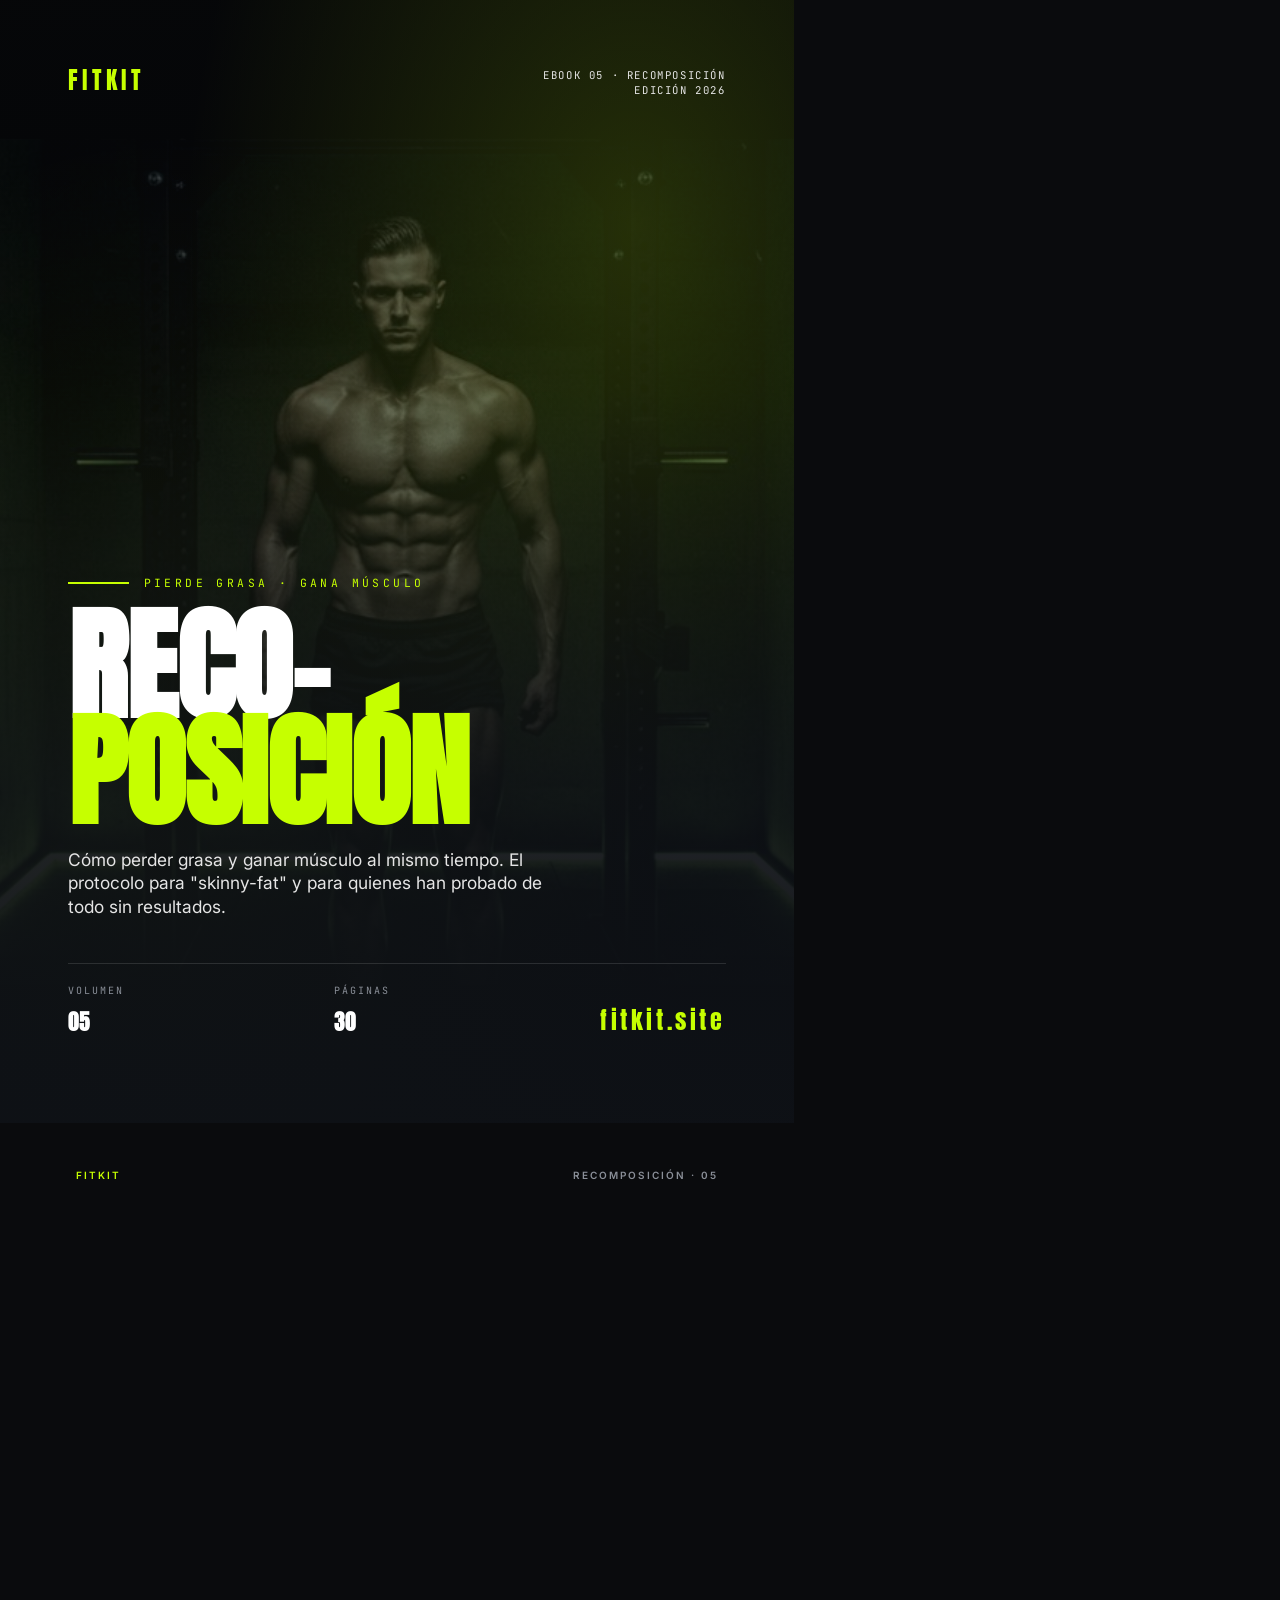
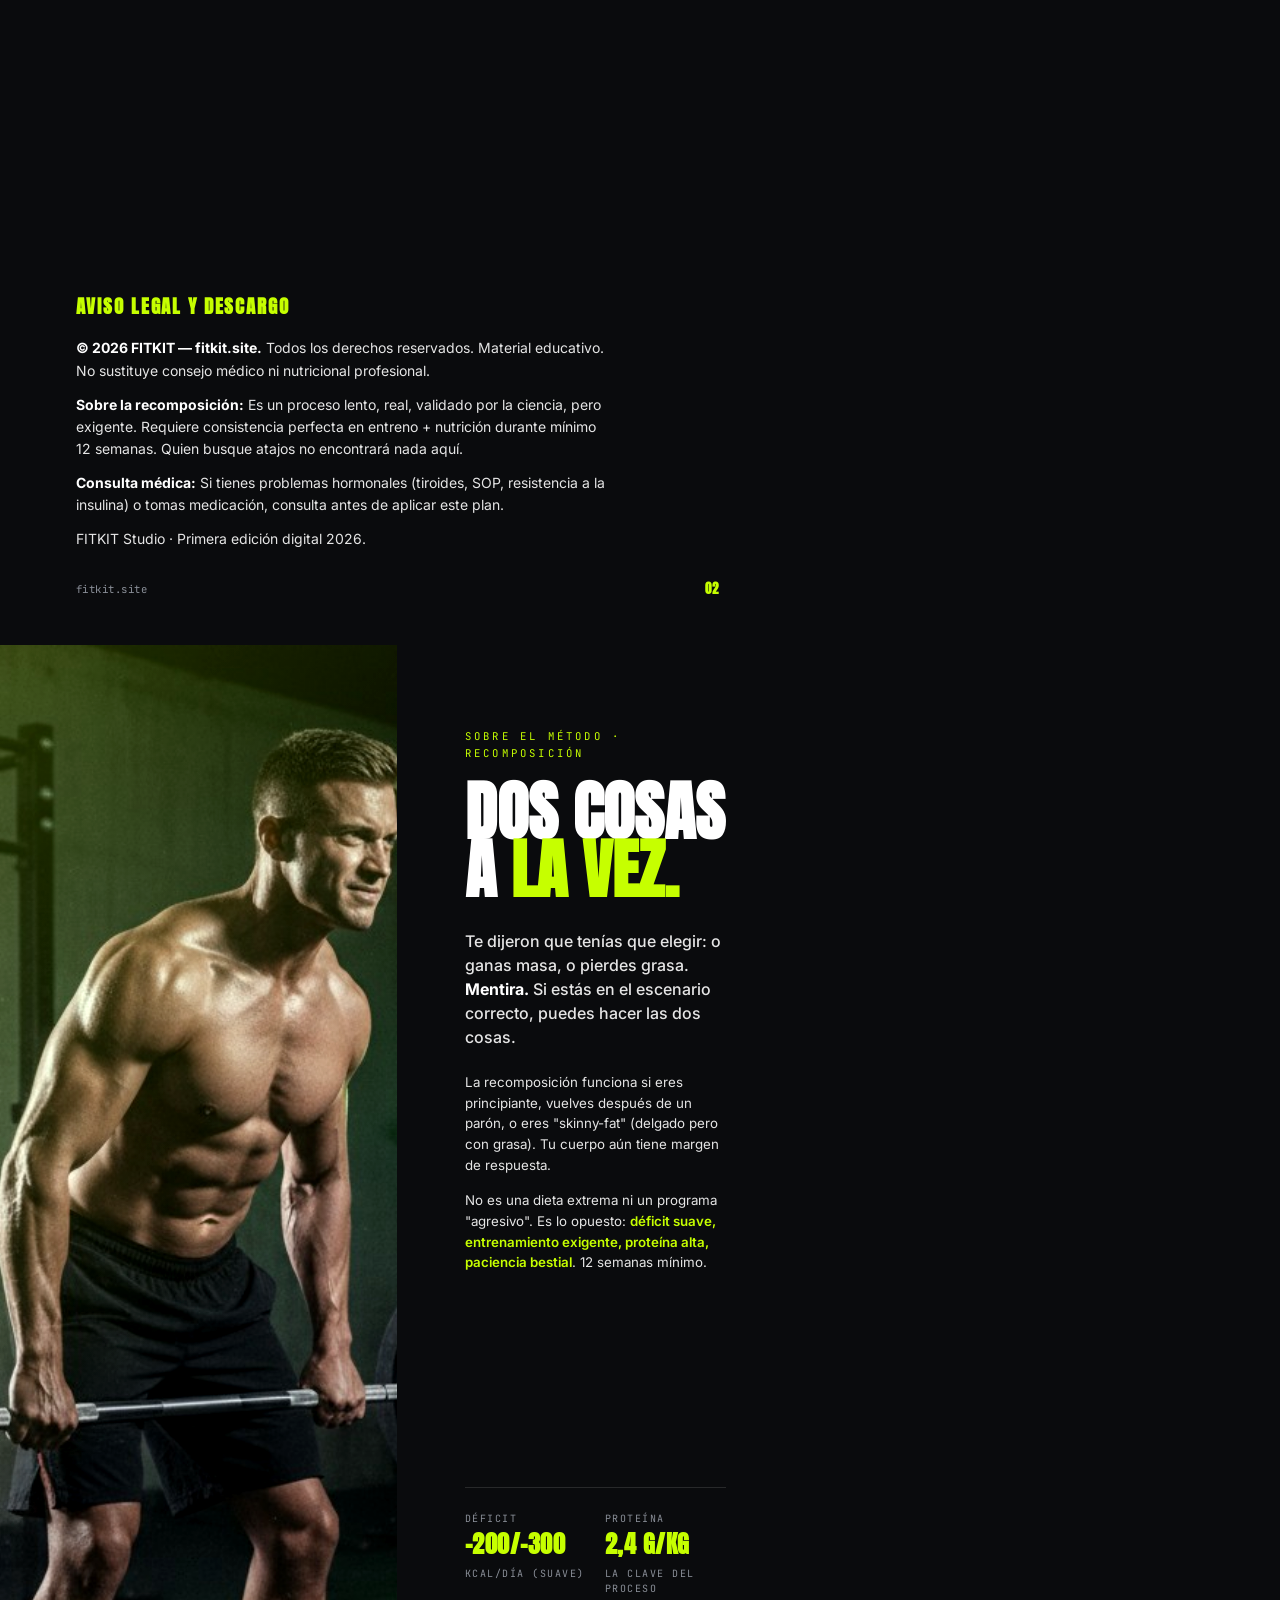
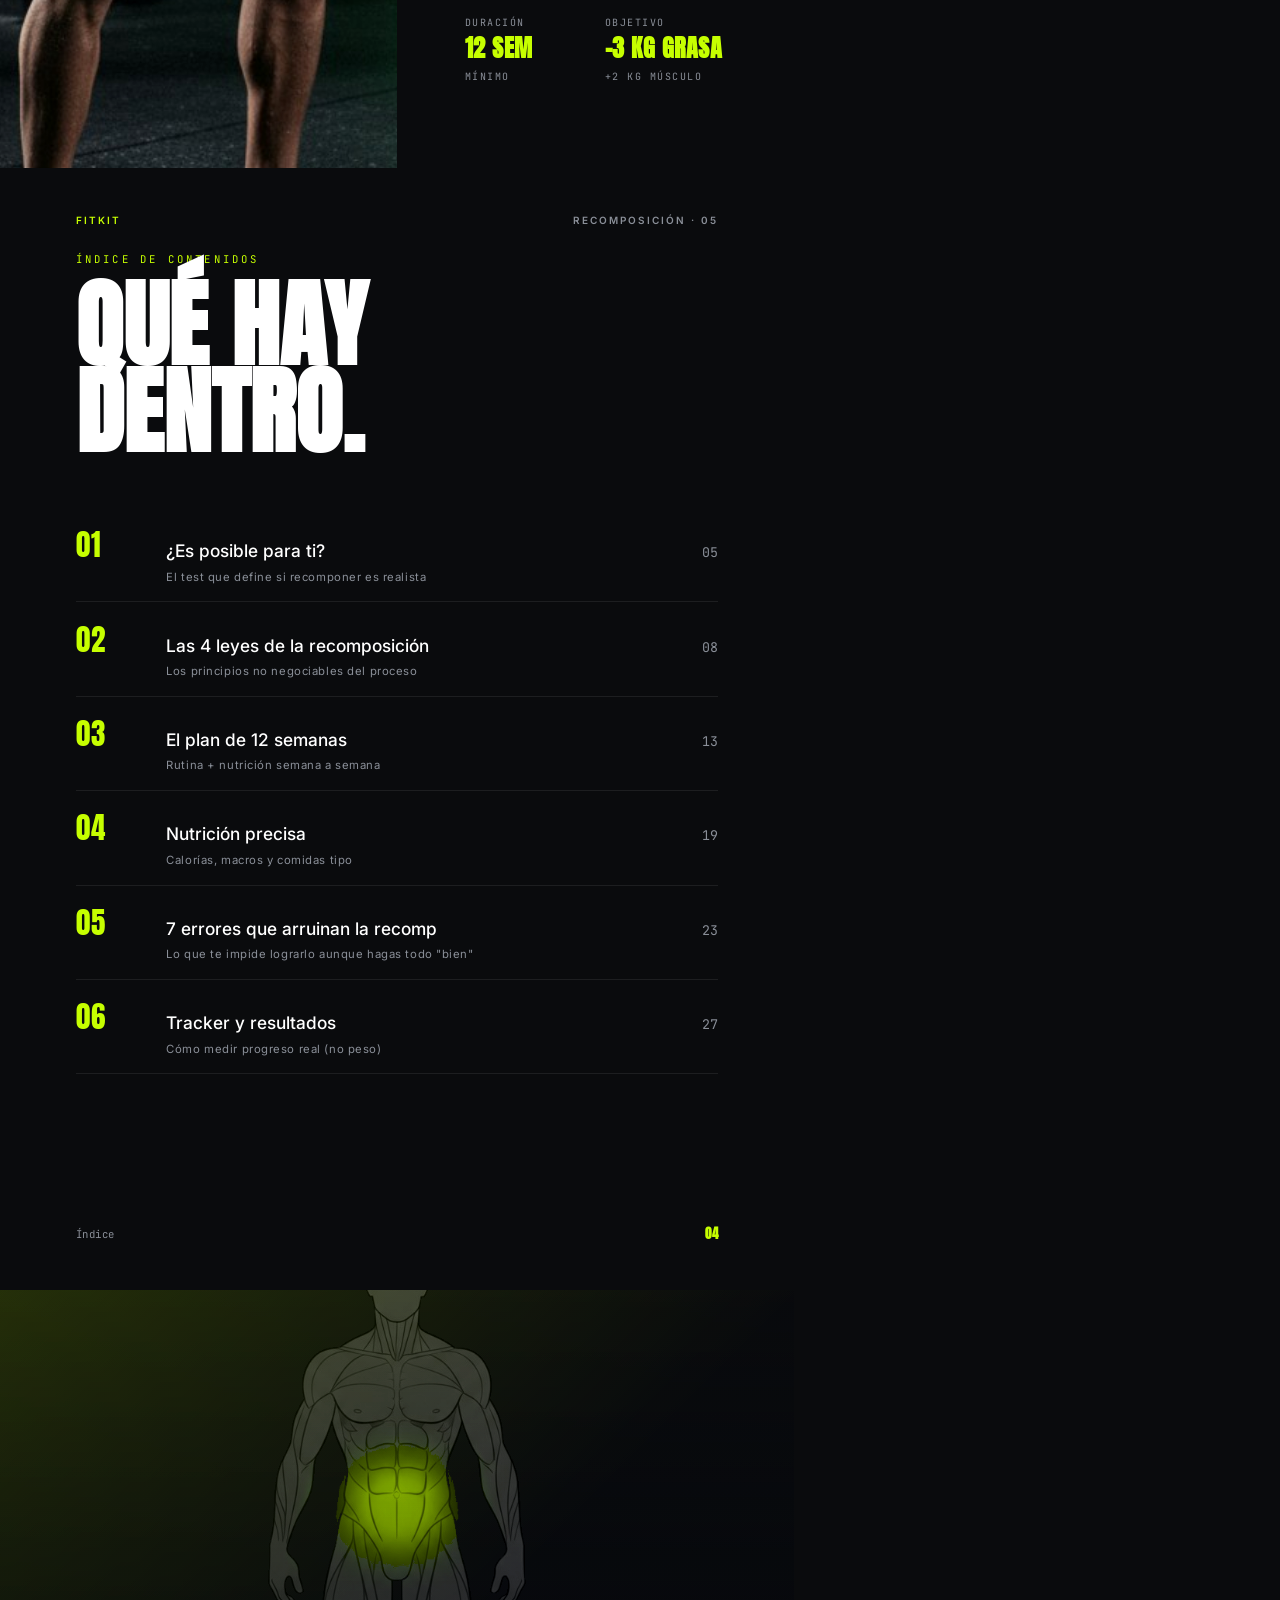
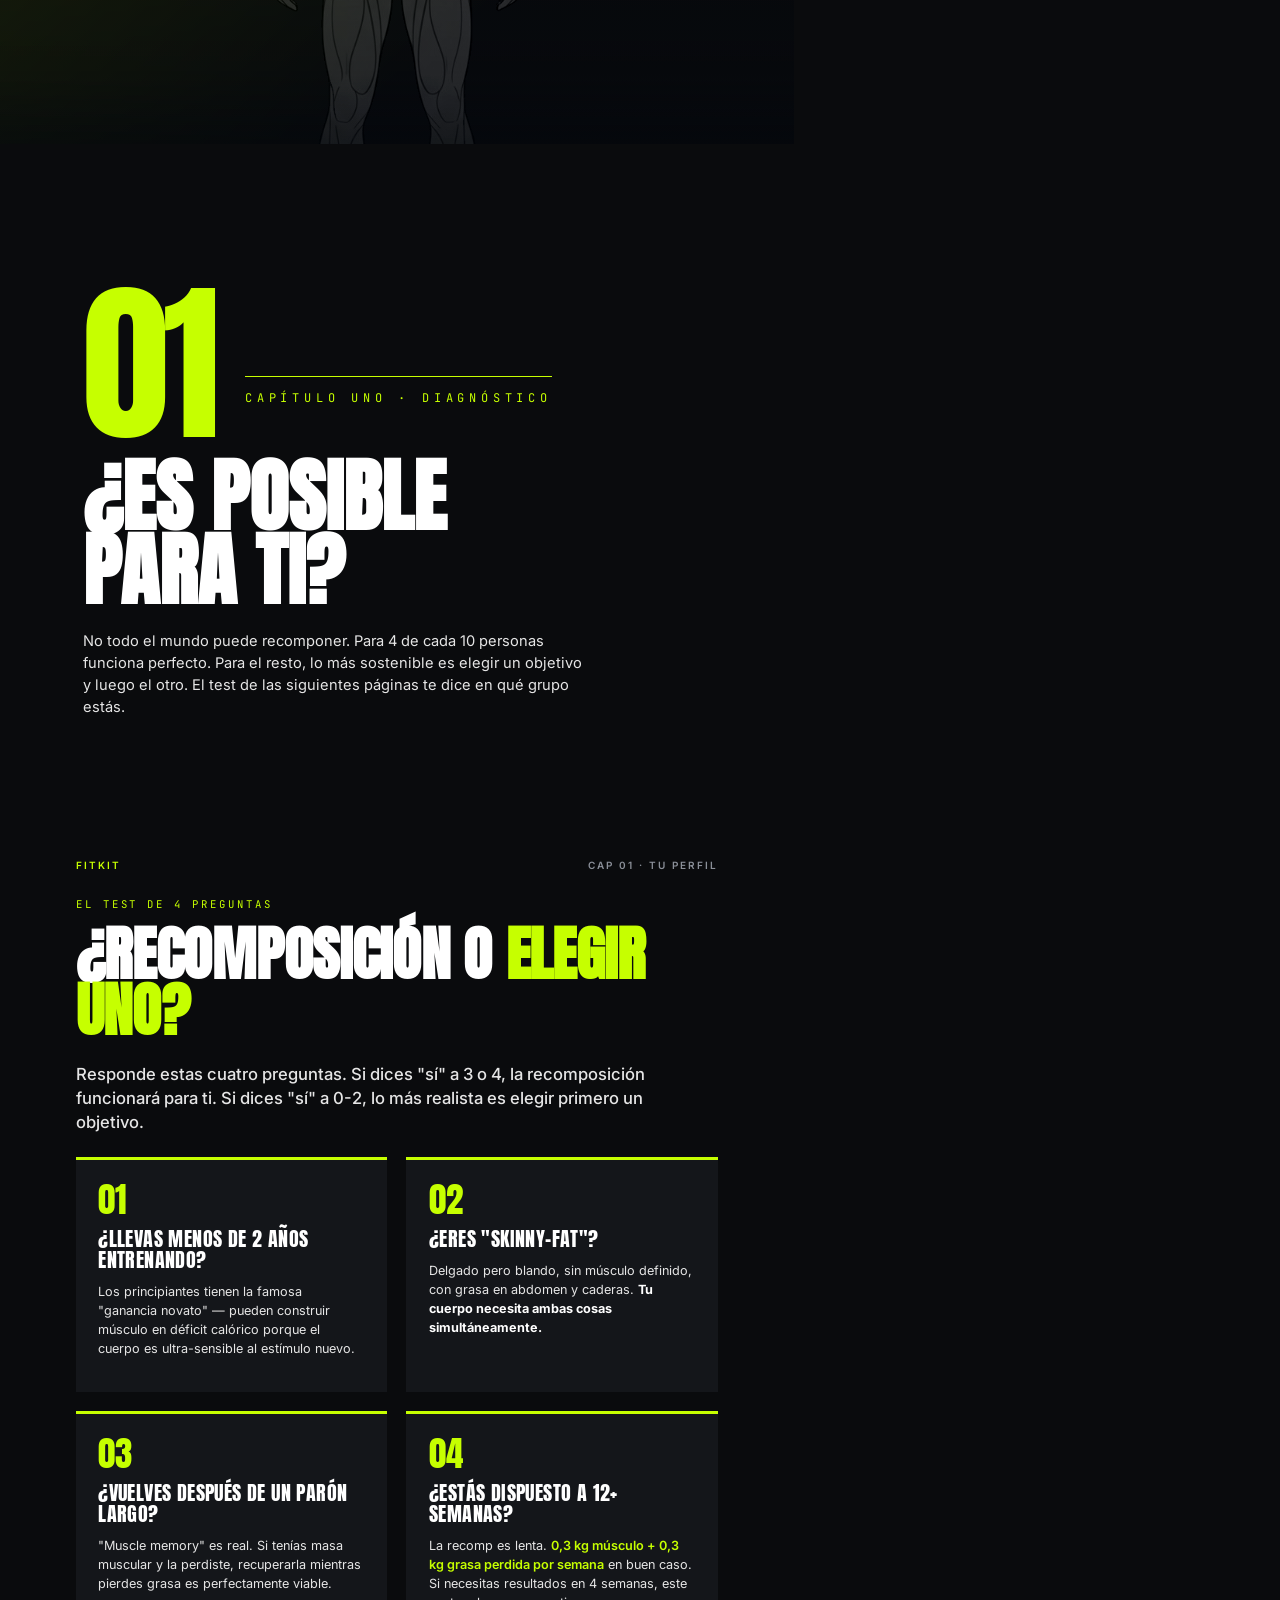
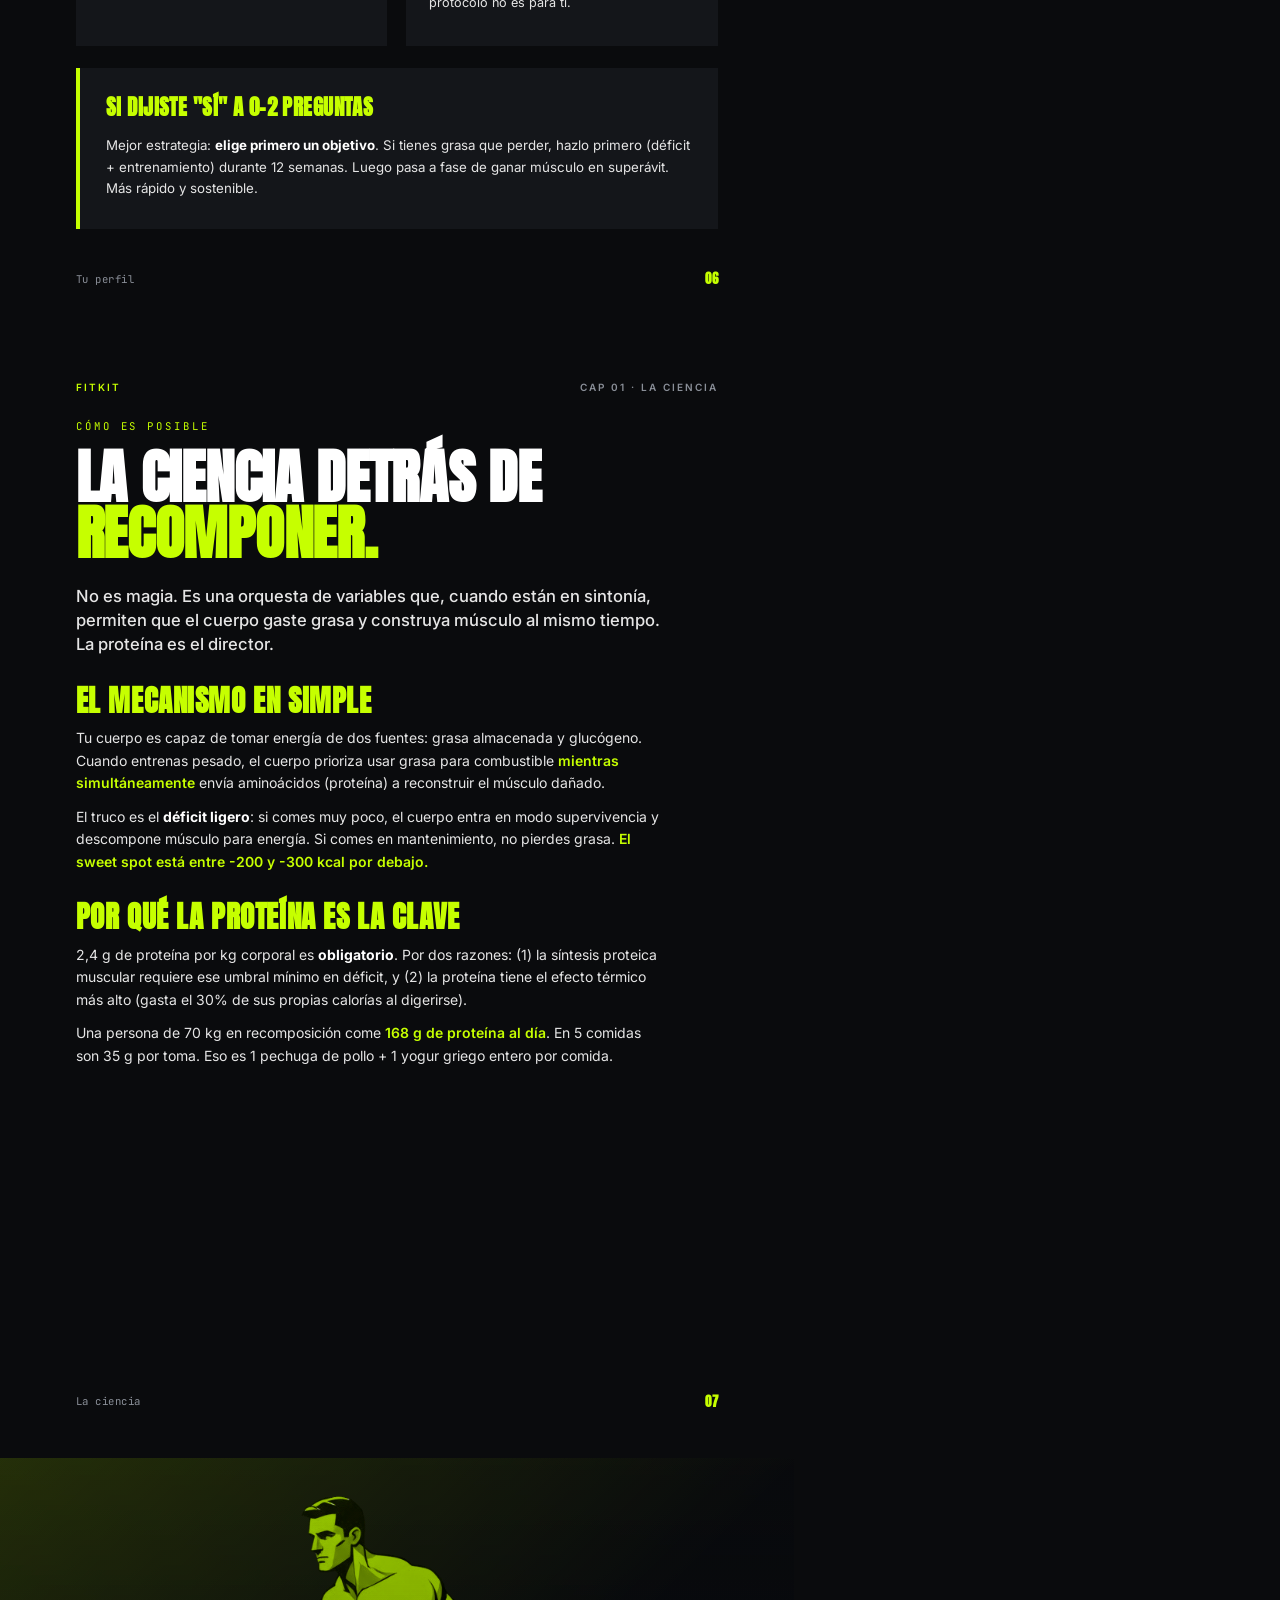
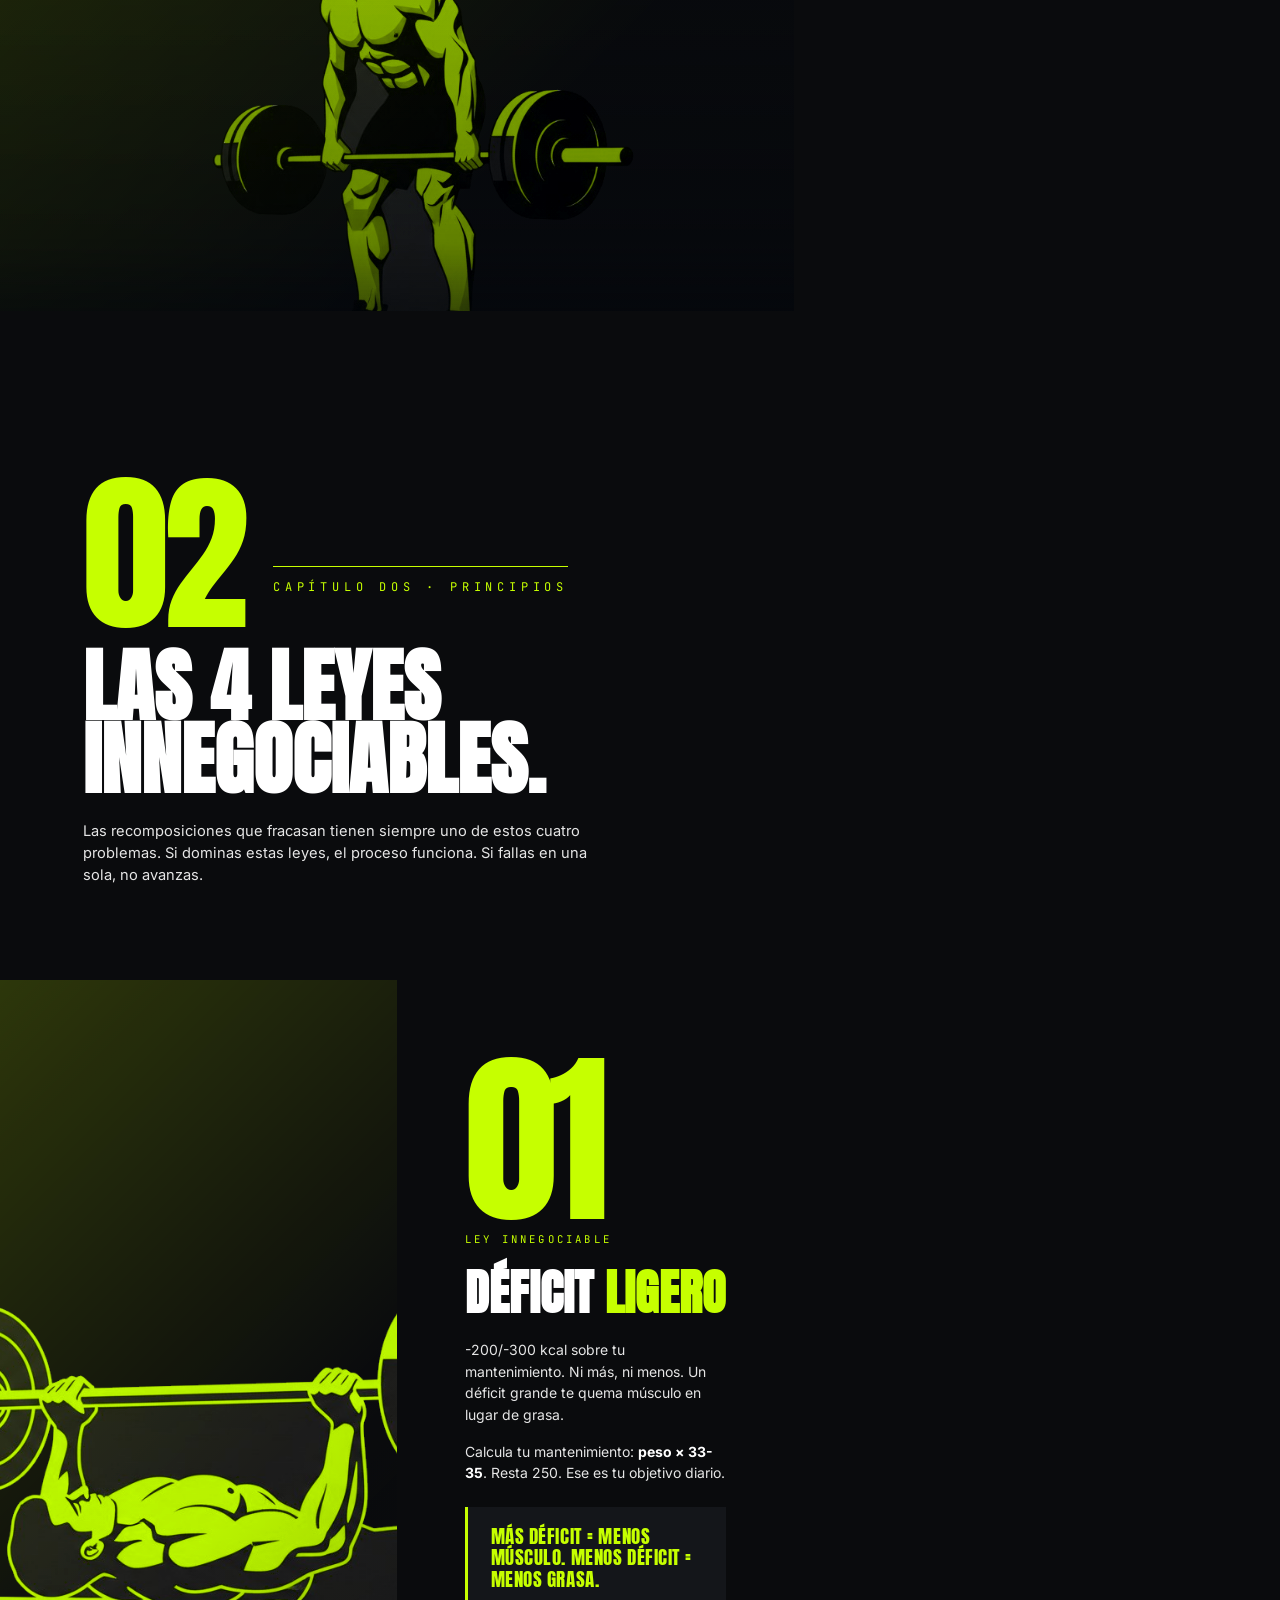
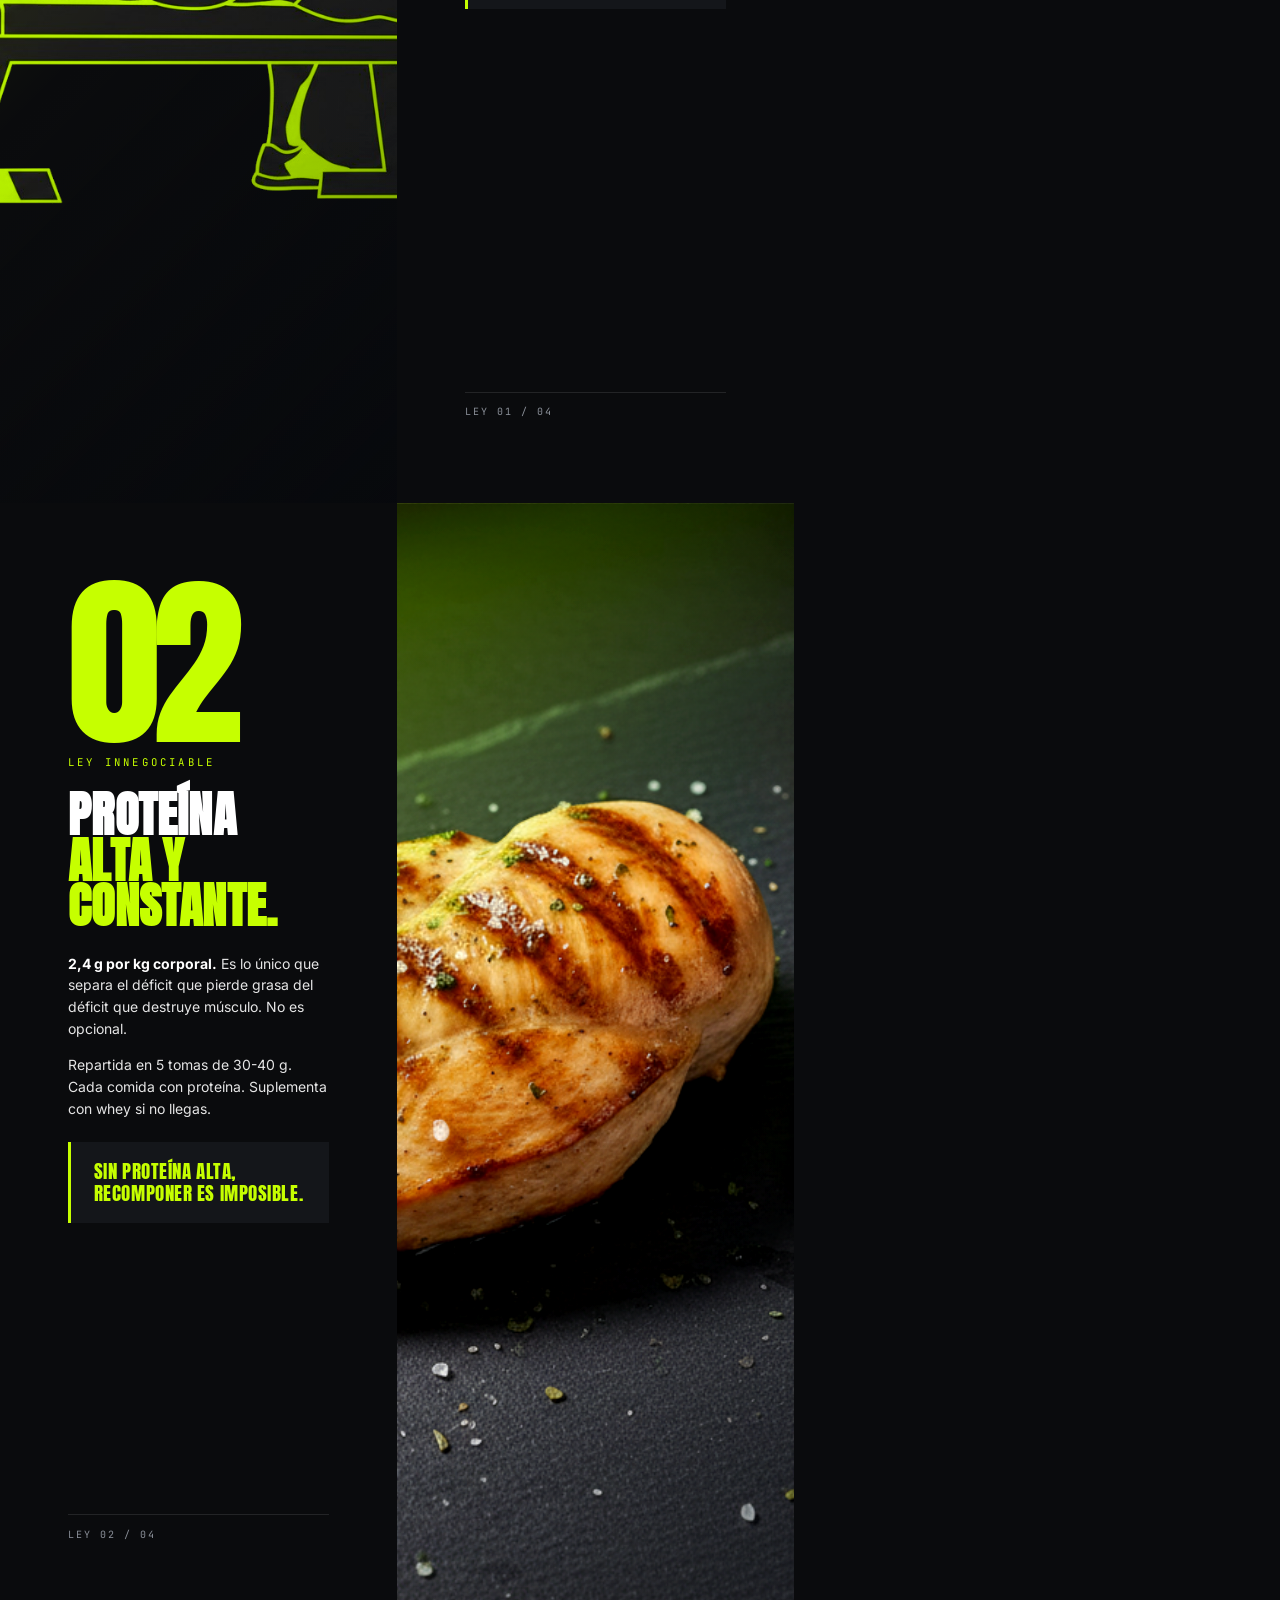
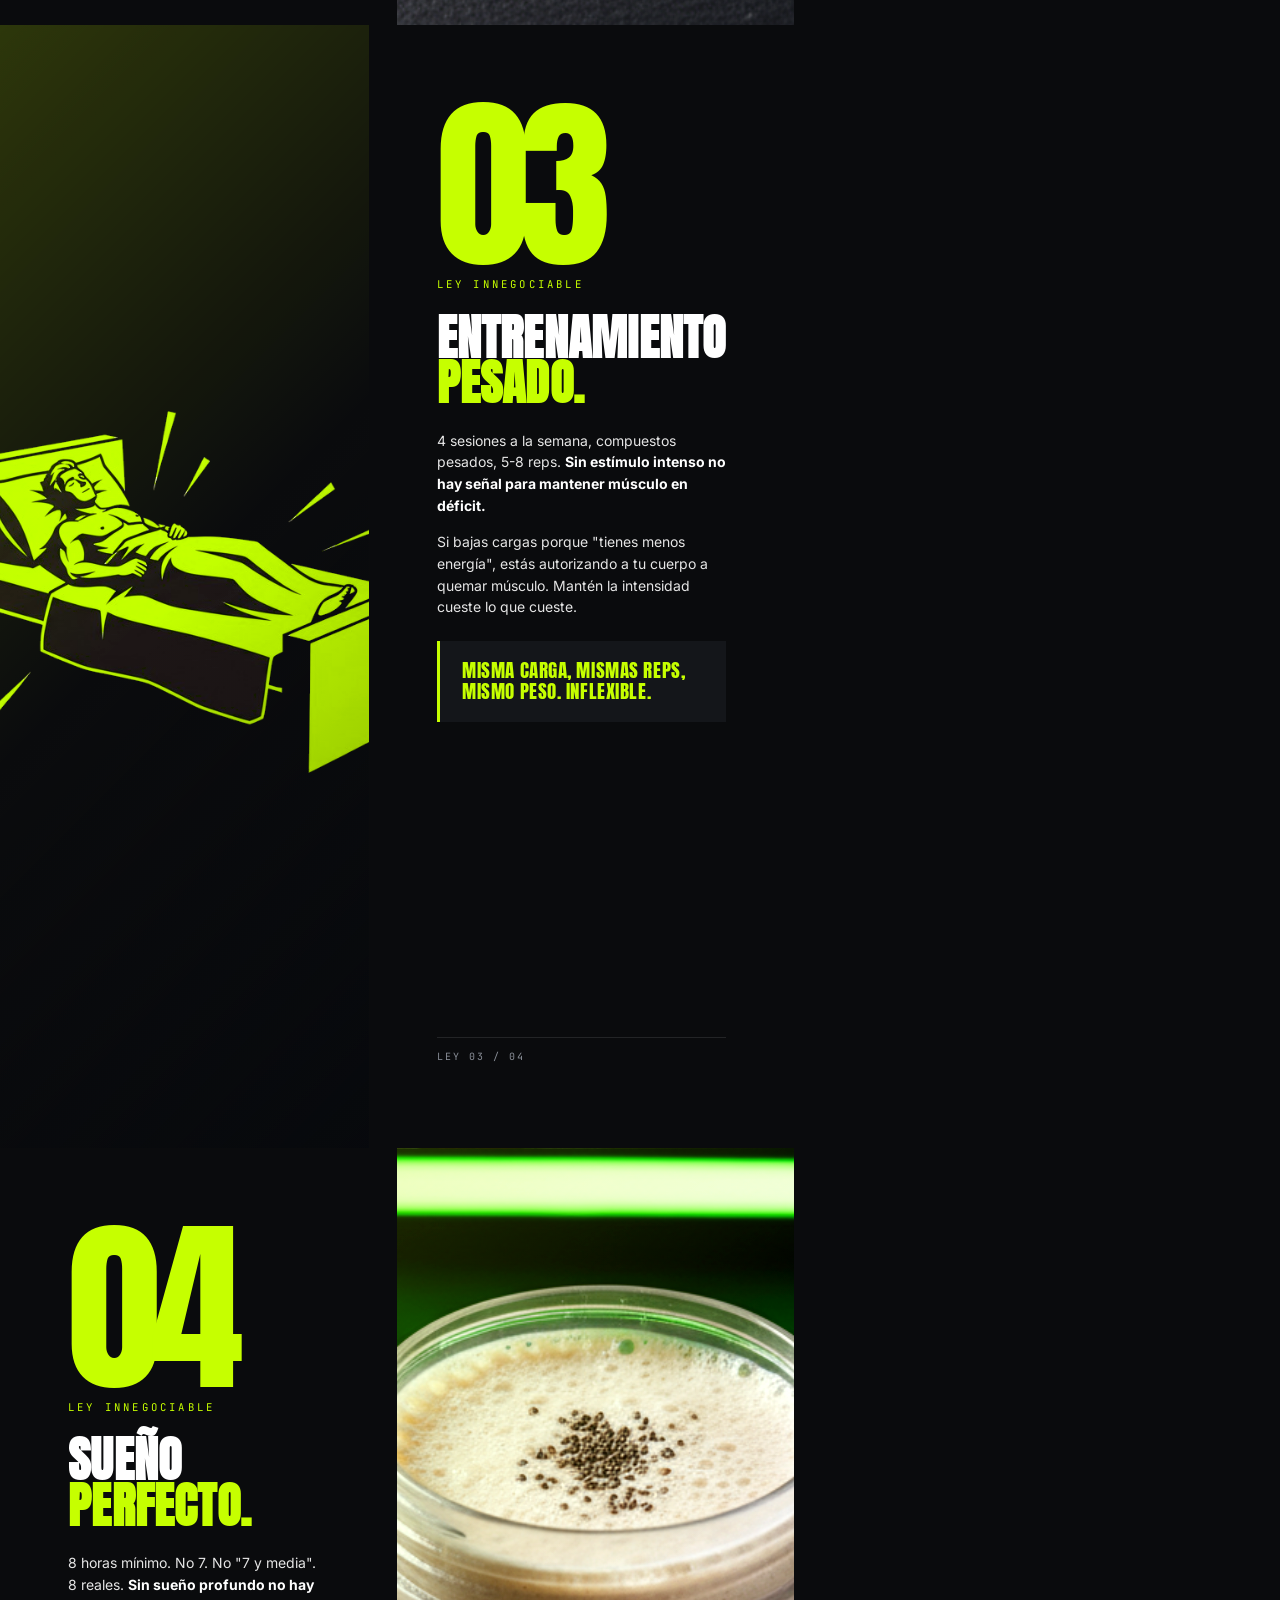
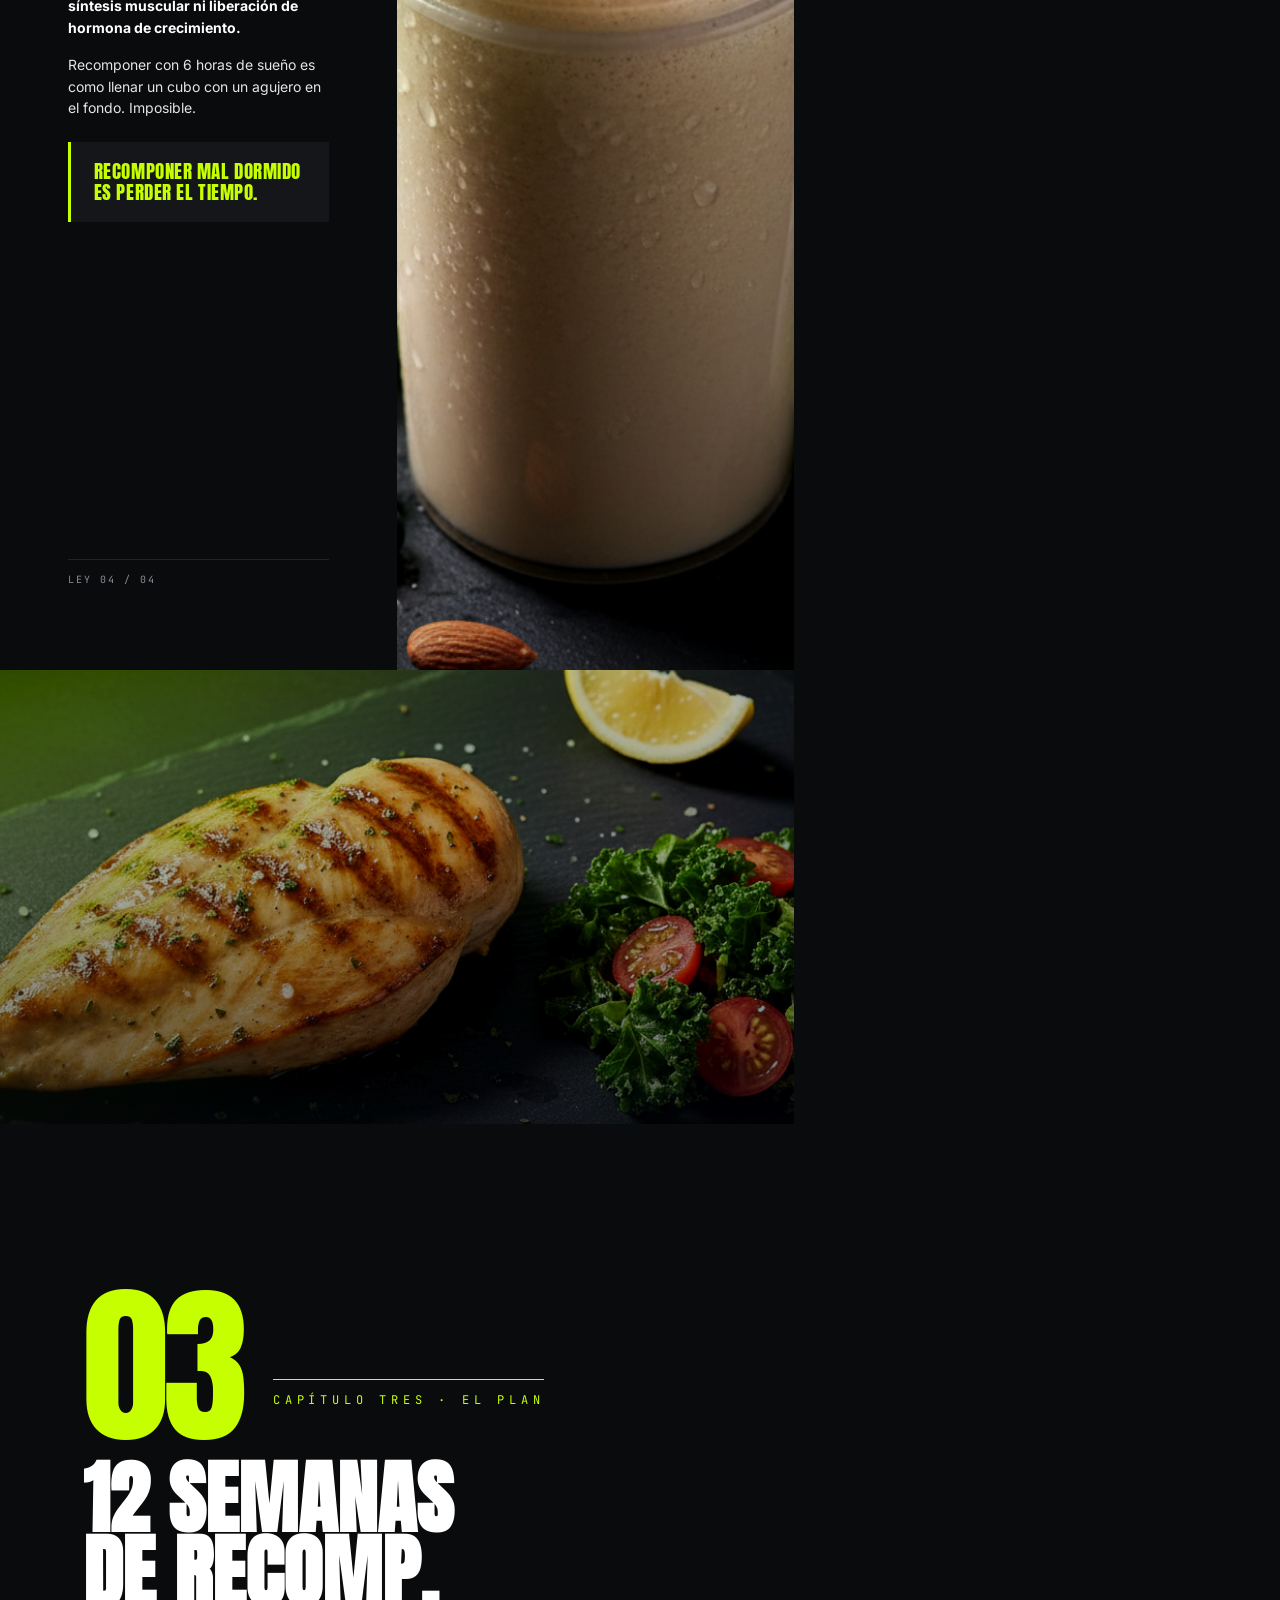
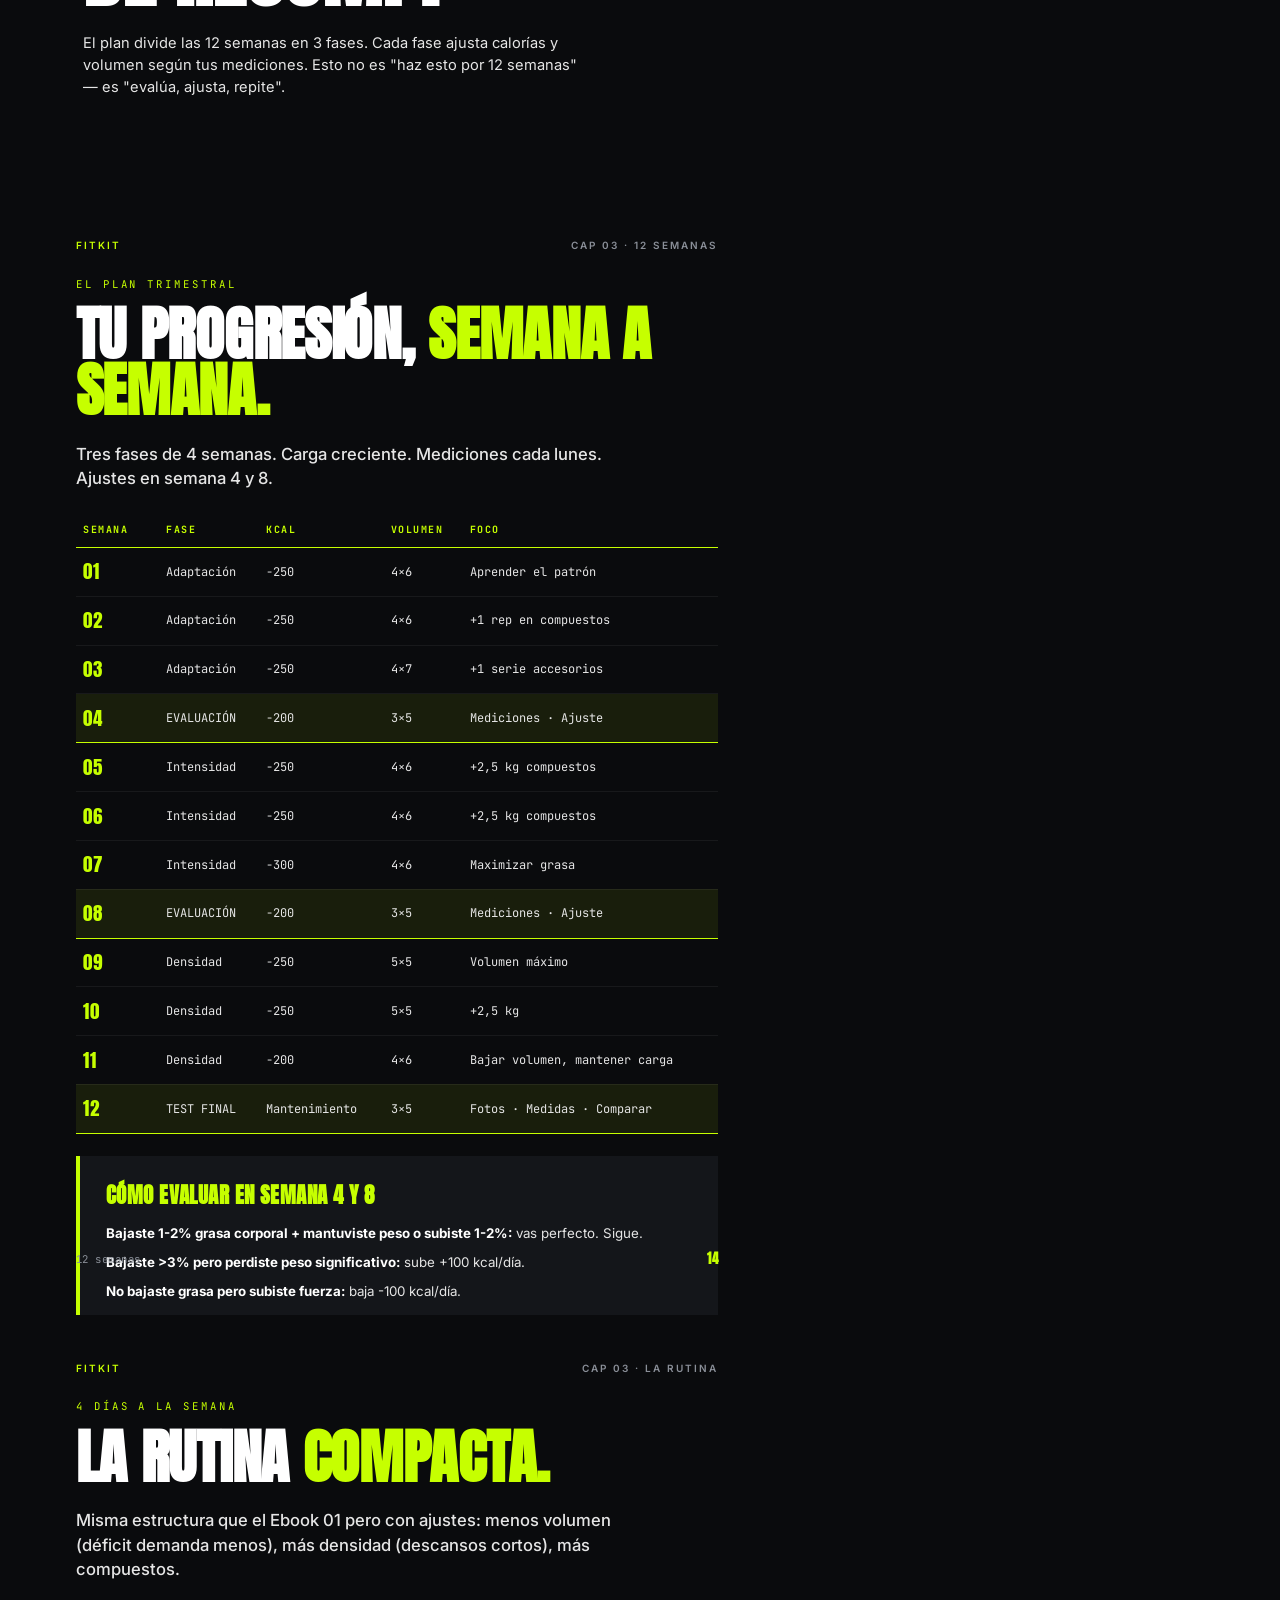
<file: ebook-05-recomposicion/index.html>
<!DOCTYPE html>
<html lang="es"><head><meta charset="UTF-8"><title>FITKIT · Recomposición Corporal</title><link rel="stylesheet" href="styles.css"></head><body>

<!-- 1 COVER -->
<section class="page cover">
  <div class="cover__top"><div class="cover__logo">FITKIT</div><div class="cover__tag">EBOOK 05 · RECOMPOSICIÓN<br>EDICIÓN 2026</div></div>
  <div class="cover__hero"></div>
  <div class="cover__bottom">
    <div class="cover__eyebrow">Pierde grasa · Gana músculo</div>
    <h1 class="cover__title">Reco-<br><em>posición</em></h1>
    <p class="cover__subtitle">Cómo perder grasa y ganar músculo al mismo tiempo. El protocolo para "skinny-fat" y para quienes han probado de todo sin resultados.</p>
    <div class="cover__meta">
      <div class="cover__meta-block">Volumen<strong>05</strong></div>
      <div class="cover__meta-block">Páginas<strong>30</strong></div>
      <div class="cover__url">fitkit.site</div>
    </div>
  </div>
</section>

<!-- 2 COPYRIGHT -->
<section class="page copyright-page">
  <div class="page-header"><span class="brand">FITKIT</span><span>RECOMPOSICIÓN · 05</span></div>
  <div class="small-print">
    <h3>Aviso legal y descargo</h3>
    <p><strong>© 2026 FITKIT — fitkit.site.</strong> Todos los derechos reservados. Material educativo. No sustituye consejo médico ni nutricional profesional.</p>
    <p><strong>Sobre la recomposición:</strong> Es un proceso lento, real, validado por la ciencia, pero exigente. Requiere consistencia perfecta en entreno + nutrición durante mínimo 12 semanas. Quien busque atajos no encontrará nada aquí.</p>
    <p><strong>Consulta médica:</strong> Si tienes problemas hormonales (tiroides, SOP, resistencia a la insulina) o tomas medicación, consulta antes de aplicar este plan.</p>
    <p>FITKIT Studio · Primera edición digital 2026.</p>
  </div>
  <div class="page-footer"><span>fitkit.site</span><span class="pagenum"></span></div>
</section>

<!-- 3 SOBRE MÉTODO -->
<section class="page about-method">
  <div class="about-method__photo" style="background-image:url('assets/author.jpg')"></div>
  <div class="about-method__body">
    <div>
      <div class="about-method__eyebrow">Sobre el método · Recomposición</div>
      <h2 class="about-method__title">Dos cosas<br>a <em>la vez.</em></h2>
      <p class="about-method__lead">Te dijeron que tenías que elegir: o ganas masa, o pierdes grasa. <strong>Mentira.</strong> Si estás en el escenario correcto, puedes hacer las dos cosas.</p>
      <p class="about-method__desc">La recomposición funciona si eres principiante, vuelves después de un parón, o eres "skinny-fat" (delgado pero con grasa). Tu cuerpo aún tiene margen de respuesta.</p>
      <p class="about-method__desc">No es una dieta extrema ni un programa "agresivo". Es lo opuesto: <em>déficit suave, entrenamiento exigente, proteína alta, paciencia bestial</em>. 12 semanas mínimo.</p>
    </div>
    <div class="about-method__credentials">
      <div class="about-method__cred-item">Déficit<strong>-200/-300</strong>kcal/día (suave)</div>
      <div class="about-method__cred-item">Proteína<strong>2,4 g/kg</strong>la clave del proceso</div>
      <div class="about-method__cred-item">Duración<strong>12 sem</strong>mínimo</div>
      <div class="about-method__cred-item">Objetivo<strong>-3 kg grasa</strong>+2 kg músculo</div>
    </div>
  </div>
</section>

<!-- 4 TOC -->
<section class="page">
  <div class="page-header"><span class="brand">FITKIT</span><span>RECOMPOSICIÓN · 05</span></div>
  <div class="toc-eyebrow">Índice de contenidos</div>
  <h2 class="toc-title">Qué hay<br>dentro.</h2>
  <ol class="toc-list">
    <li class="toc-item"><span class="toc-item__num">01</span><span class="toc-item__name">¿Es posible para ti?<small>El test que define si recomponer es realista</small></span><span class="toc-item__page">05</span></li>
    <li class="toc-item"><span class="toc-item__num">02</span><span class="toc-item__name">Las 4 leyes de la recomposición<small>Los principios no negociables del proceso</small></span><span class="toc-item__page">08</span></li>
    <li class="toc-item"><span class="toc-item__num">03</span><span class="toc-item__name">El plan de 12 semanas<small>Rutina + nutrición semana a semana</small></span><span class="toc-item__page">13</span></li>
    <li class="toc-item"><span class="toc-item__num">04</span><span class="toc-item__name">Nutrición precisa<small>Calorías, macros y comidas tipo</small></span><span class="toc-item__page">19</span></li>
    <li class="toc-item"><span class="toc-item__num">05</span><span class="toc-item__name">7 errores que arruinan la recomp<small>Lo que te impide lograrlo aunque hagas todo "bien"</small></span><span class="toc-item__page">23</span></li>
    <li class="toc-item"><span class="toc-item__num">06</span><span class="toc-item__name">Tracker y resultados<small>Cómo medir progreso real (no peso)</small></span><span class="toc-item__page">27</span></li>
  </ol>
  <div class="page-footer"><span>Índice</span><span class="pagenum"></span></div>
</section>

<!-- 5 CAP 1 DIVIDER -->
<section class="page chapter-divider">
  <div class="chapter-divider__img" style="background-image:url('assets/ch1.png')"></div>
  <div class="chapter-divider__content">
    <div class="chapter-divider__top"><div class="ch-num">01</div><div class="ch-label">Capítulo uno · Diagnóstico</div></div>
    <h2 class="ch-title">¿Es posible<br>para ti?</h2>
    <p class="ch-desc">No todo el mundo puede recomponer. Para 4 de cada 10 personas funciona perfecto. Para el resto, lo más sostenible es elegir un objetivo y luego el otro. El test de las siguientes páginas te dice en qué grupo estás.</p>
  </div>
</section>

<!-- 6 ES POSIBLE -->
<section class="page">
  <div class="page-header"><span class="brand">FITKIT</span><span>CAP 01 · TU PERFIL</span></div>
  <div class="eyebrow">El test de 4 preguntas</div>
  <h2 class="section-title">¿Recomposición o <em>elegir uno?</em></h2>
  <p class="lead">Responde estas cuatro preguntas. Si dices "sí" a 3 o 4, la recomposición funcionará para ti. Si dices "sí" a 0-2, lo más realista es elegir primero un objetivo.</p>

  <div class="reasons">
    <div class="reason">
      <div class="reason__num">01</div>
      <div class="reason__title">¿Llevas menos de 2 años entrenando?</div>
      <p class="reason__desc">Los principiantes tienen la famosa "ganancia novato" — pueden construir músculo en déficit calórico porque el cuerpo es ultra-sensible al estímulo nuevo.</p>
    </div>
    <div class="reason">
      <div class="reason__num">02</div>
      <div class="reason__title">¿Eres "skinny-fat"?</div>
      <p class="reason__desc">Delgado pero blando, sin músculo definido, con grasa en abdomen y caderas. <strong>Tu cuerpo necesita ambas cosas simultáneamente.</strong></p>
    </div>
    <div class="reason">
      <div class="reason__num">03</div>
      <div class="reason__title">¿Vuelves después de un parón largo?</div>
      <p class="reason__desc">"Muscle memory" es real. Si tenías masa muscular y la perdiste, recuperarla mientras pierdes grasa es perfectamente viable.</p>
    </div>
    <div class="reason">
      <div class="reason__num">04</div>
      <div class="reason__title">¿Estás dispuesto a 12+ semanas?</div>
      <p class="reason__desc">La recomp es lenta. <em>0,3 kg músculo + 0,3 kg grasa perdida por semana</em> en buen caso. Si necesitas resultados en 4 semanas, este protocolo no es para ti.</p>
    </div>
  </div>

  <div class="callout">
    <h4>Si dijiste "sí" a 0-2 preguntas</h4>
    <p>Mejor estrategia: <strong>elige primero un objetivo</strong>. Si tienes grasa que perder, hazlo primero (déficit + entrenamiento) durante 12 semanas. Luego pasa a fase de ganar músculo en superávit. Más rápido y sostenible.</p>
  </div>

  <div class="page-footer"><span>Tu perfil</span><span class="pagenum"></span></div>
</section>

<!-- 7 EL CIENCIA -->
<section class="page">
  <div class="page-header"><span class="brand">FITKIT</span><span>CAP 01 · LA CIENCIA</span></div>
  <div class="eyebrow">Cómo es posible</div>
  <h2 class="section-title">La ciencia detrás de <em>recomponer.</em></h2>
  <p class="lead">No es magia. Es una orquesta de variables que, cuando están en sintonía, permiten que el cuerpo gaste grasa y construya músculo al mismo tiempo. La proteína es el director.</p>

  <h3 class="sub-title">El mecanismo en simple</h3>
  <p>Tu cuerpo es capaz de tomar energía de dos fuentes: grasa almacenada y glucógeno. Cuando entrenas pesado, el cuerpo prioriza usar grasa para combustible <em>mientras simultáneamente</em> envía aminoácidos (proteína) a reconstruir el músculo dañado.</p>

  <p>El truco es el <strong>déficit ligero</strong>: si comes muy poco, el cuerpo entra en modo supervivencia y descompone músculo para energía. Si comes en mantenimiento, no pierdes grasa. <em>El sweet spot está entre -200 y -300 kcal por debajo.</em></p>

  <h3 class="sub-title">Por qué la proteína es la clave</h3>
  <p>2,4 g de proteína por kg corporal es <strong>obligatorio</strong>. Por dos razones: (1) la síntesis proteica muscular requiere ese umbral mínimo en déficit, y (2) la proteína tiene el efecto térmico más alto (gasta el 30% de sus propias calorías al digerirse).</p>

  <p>Una persona de 70 kg en recomposición come <em>168 g de proteína al día</em>. En 5 comidas son 35 g por toma. Eso es 1 pechuga de pollo + 1 yogur griego entero por comida.</p>

  <div class="page-footer"><span>La ciencia</span><span class="pagenum"></span></div>
</section>

<!-- 8 CAP 2 DIVIDER -->
<section class="page chapter-divider">
  <div class="chapter-divider__img" style="background-image:url('assets/ch2.png')"></div>
  <div class="chapter-divider__content">
    <div class="chapter-divider__top"><div class="ch-num">02</div><div class="ch-label">Capítulo dos · Principios</div></div>
    <h2 class="ch-title">Las 4 leyes<br>innegociables.</h2>
    <p class="ch-desc">Las recomposiciones que fracasan tienen siempre uno de estos cuatro problemas. Si dominas estas leyes, el proceso funciona. Si fallas en una sola, no avanzas.</p>
  </div>
</section>

<!-- 9-12 LEYES -->
<section class="page rule-page">
  <div class="rule-photo" style="background-image:url('assets/rule1.png')"></div>
  <div class="rule-body">
    <div class="rule-body__top">
      <div class="rule-body__num">01</div>
      <div class="rule-body__label">Ley innegociable</div>
      <h3 class="rule-body__title">Déficit <em>ligero</em></h3>
      <p class="rule-body__desc">-200/-300 kcal sobre tu mantenimiento. Ni más, ni menos. Un déficit grande te quema músculo en lugar de grasa.</p>
      <p class="rule-body__desc">Calcula tu mantenimiento: <strong>peso × 33-35</strong>. Resta 250. Ese es tu objetivo diario.</p>
      <div class="rule-body__keypoint">Más déficit = menos músculo. Menos déficit = menos grasa.</div>
    </div>
    <div class="rule-body__footer">Ley 01 / 04</div>
  </div>
</section>

<section class="page rule-page">
  <div class="rule-body">
    <div class="rule-body__top">
      <div class="rule-body__num">02</div>
      <div class="rule-body__label">Ley innegociable</div>
      <h3 class="rule-body__title">Proteína<br><em>alta y constante.</em></h3>
      <p class="rule-body__desc"><strong>2,4 g por kg corporal.</strong> Es lo único que separa el déficit que pierde grasa del déficit que destruye músculo. No es opcional.</p>
      <p class="rule-body__desc">Repartida en 5 tomas de 30-40 g. Cada comida con proteína. Suplementa con whey si no llegas.</p>
      <div class="rule-body__keypoint">Sin proteína alta, recomponer es imposible.</div>
    </div>
    <div class="rule-body__footer">Ley 02 / 04</div>
  </div>
  <div class="rule-photo" style="background-image:url('assets/rule2.png')"></div>
</section>

<section class="page rule-page">
  <div class="rule-photo" style="background-image:url('assets/rule3.png')"></div>
  <div class="rule-body">
    <div class="rule-body__top">
      <div class="rule-body__num">03</div>
      <div class="rule-body__label">Ley innegociable</div>
      <h3 class="rule-body__title">Entrenamiento<br><em>pesado.</em></h3>
      <p class="rule-body__desc">4 sesiones a la semana, compuestos pesados, 5-8 reps. <strong>Sin estímulo intenso no hay señal para mantener músculo en déficit.</strong></p>
      <p class="rule-body__desc">Si bajas cargas porque "tienes menos energía", estás autorizando a tu cuerpo a quemar músculo. Mantén la intensidad cueste lo que cueste.</p>
      <div class="rule-body__keypoint">Misma carga, mismas reps, mismo peso. Inflexible.</div>
    </div>
    <div class="rule-body__footer">Ley 03 / 04</div>
  </div>
</section>

<section class="page rule-page">
  <div class="rule-body">
    <div class="rule-body__top">
      <div class="rule-body__num">04</div>
      <div class="rule-body__label">Ley innegociable</div>
      <h3 class="rule-body__title">Sueño<br><em>perfecto.</em></h3>
      <p class="rule-body__desc">8 horas mínimo. No 7. No "7 y media". 8 reales. <strong>Sin sueño profundo no hay síntesis muscular ni liberación de hormona de crecimiento.</strong></p>
      <p class="rule-body__desc">Recomponer con 6 horas de sueño es como llenar un cubo con un agujero en el fondo. Imposible.</p>
      <div class="rule-body__keypoint">Recomponer mal dormido es perder el tiempo.</div>
    </div>
    <div class="rule-body__footer">Ley 04 / 04</div>
  </div>
  <div class="rule-photo" style="background-image:url('assets/rule4.png')"></div>
</section>

<!-- 13 CAP 3 DIVIDER -->
<section class="page chapter-divider">
  <div class="chapter-divider__img" style="background-image:url('assets/ch3.png')"></div>
  <div class="chapter-divider__content">
    <div class="chapter-divider__top"><div class="ch-num">03</div><div class="ch-label">Capítulo tres · El plan</div></div>
    <h2 class="ch-title">12 semanas<br>de recomp.</h2>
    <p class="ch-desc">El plan divide las 12 semanas en 3 fases. Cada fase ajusta calorías y volumen según tus mediciones. Esto no es "haz esto por 12 semanas" — es "evalúa, ajusta, repite".</p>
  </div>
</section>

<!-- 14 TABLA 12 SEMANAS -->
<section class="page">
  <div class="page-header"><span class="brand">FITKIT</span><span>CAP 03 · 12 SEMANAS</span></div>
  <div class="eyebrow">El plan trimestral</div>
  <h2 class="section-title">Tu progresión, <em>semana a semana.</em></h2>
  <p class="lead">Tres fases de 4 semanas. Carga creciente. Mediciones cada lunes. Ajustes en semana 4 y 8.</p>
  <table class="prog-table">
    <thead><tr><th>Semana</th><th>Fase</th><th>Kcal</th><th>Volumen</th><th>Foco</th></tr></thead>
    <tbody>
      <tr><td class="week">01</td><td>Adaptación</td><td>-250</td><td>4×6</td><td>Aprender el patrón</td></tr>
      <tr><td class="week">02</td><td>Adaptación</td><td>-250</td><td>4×6</td><td>+1 rep en compuestos</td></tr>
      <tr><td class="week">03</td><td>Adaptación</td><td>-250</td><td>4×7</td><td>+1 serie accesorios</td></tr>
      <tr class="milestone"><td class="week">04</td><td>EVALUACIÓN</td><td>-200</td><td>3×5</td><td>Mediciones · Ajuste</td></tr>
      <tr><td class="week">05</td><td>Intensidad</td><td>-250</td><td>4×6</td><td>+2,5 kg compuestos</td></tr>
      <tr><td class="week">06</td><td>Intensidad</td><td>-250</td><td>4×6</td><td>+2,5 kg compuestos</td></tr>
      <tr><td class="week">07</td><td>Intensidad</td><td>-300</td><td>4×6</td><td>Maximizar grasa</td></tr>
      <tr class="milestone"><td class="week">08</td><td>EVALUACIÓN</td><td>-200</td><td>3×5</td><td>Mediciones · Ajuste</td></tr>
      <tr><td class="week">09</td><td>Densidad</td><td>-250</td><td>5×5</td><td>Volumen máximo</td></tr>
      <tr><td class="week">10</td><td>Densidad</td><td>-250</td><td>5×5</td><td>+2,5 kg</td></tr>
      <tr><td class="week">11</td><td>Densidad</td><td>-200</td><td>4×6</td><td>Bajar volumen, mantener carga</td></tr>
      <tr class="milestone"><td class="week">12</td><td>TEST FINAL</td><td>Mantenimiento</td><td>3×5</td><td>Fotos · Medidas · Comparar</td></tr>
    </tbody>
  </table>
  <div class="callout">
    <h4>Cómo evaluar en semana 4 y 8</h4>
    <p><strong>Bajaste 1-2% grasa corporal + mantuviste peso o subiste 1-2%:</strong> vas perfecto. Sigue.</p>
    <p><strong>Bajaste >3% pero perdiste peso significativo:</strong> sube +100 kcal/día.</p>
    <p><strong>No bajaste grasa pero subiste fuerza:</strong> baja -100 kcal/día.</p>
  </div>
  <div class="page-footer"><span>12 semanas</span><span class="pagenum"></span></div>
</section>

<!-- 15 RUTINA -->
<section class="page">
  <div class="page-header"><span class="brand">FITKIT</span><span>CAP 03 · LA RUTINA</span></div>
  <div class="eyebrow">4 días a la semana</div>
  <h2 class="section-title">La rutina <em>compacta.</em></h2>
  <p class="lead">Misma estructura que el Ebook 01 pero con ajustes: menos volumen (déficit demanda menos), más densidad (descansos cortos), más compuestos.</p>
  <table class="prog-table">
    <thead><tr><th>Día</th><th>Sesión</th><th>Foco</th><th>Tiempo</th></tr></thead>
    <tbody>
      <tr><td class="week">LUN</td><td>Push (Pecho · Hombro · Tríceps)</td><td>Compuestos pesados</td><td>~55 min</td></tr>
      <tr><td class="week">MAR</td><td>Pull (Espalda · Bíceps)</td><td>Compuestos pesados</td><td>~55 min</td></tr>
      <tr class="milestone"><td class="week">MIE</td><td>Descanso activo</td><td>20 min caminar</td><td>—</td></tr>
      <tr><td class="week">JUE</td><td>Legs (Cuádriceps · Femoral · Glúteo)</td><td>Sentadilla pesada</td><td>~60 min</td></tr>
      <tr><td class="week">VIE</td><td>Full body (carga moderada)</td><td>Acumulación</td><td>~50 min</td></tr>
      <tr class="milestone"><td class="week">SAB</td><td>Descanso total</td><td>Recuperación</td><td>—</td></tr>
      <tr class="milestone"><td class="week">DOM</td><td>Descanso + meal prep</td><td>Planificación</td><td>—</td></tr>
    </tbody>
  </table>
  <div class="callout">
    <h4>Compuestos obligatorios cada semana</h4>
    <p>Press banca · Press militar · Sentadilla · Peso muerto · Dominadas. <strong>Si un día solo puedes hacer un ejercicio, que sea uno de estos.</strong> Son los que mantienen tu masa muscular intacta en déficit.</p>
  </div>
  <div class="page-footer"><span>Rutina</span><span class="pagenum"></span></div>
</section>

<!-- 16 NUTRICIÓN -->
<section class="page chapter-divider">
  <div class="chapter-divider__img" style="background-image:url('assets/ch4.png')"></div>
  <div class="chapter-divider__content">
    <div class="chapter-divider__top"><div class="ch-num">04</div><div class="ch-label">Capítulo cuatro · Nutrición</div></div>
    <h2 class="ch-title">Nutrición<br>precisa.</h2>
    <p class="ch-desc">En recomposición no puedes "comer intuitivo". Necesitas precisión: 5 comidas, 30 g de proteína por toma, déficit controlado. Pesa la comida las primeras 2 semanas.</p>
  </div>
</section>

<!-- 17 KCAL POR PESO -->
<section class="page">
  <div class="page-header"><span class="brand">FITKIT</span><span>CAP 04 · CALORÍAS</span></div>
  <div class="eyebrow">Por peso corporal</div>
  <h2 class="section-title">Tus calorías, <em>calculadas.</em></h2>
  <p class="lead">Mantenimiento = peso × 33-35. Resta 250 kcal para el déficit ligero. Esta tabla te da los números para los pesos más comunes.</p>
  <table class="prog-table">
    <thead><tr><th>Peso</th><th>Mantenimiento</th><th>Recomp (-250)</th><th>Proteína (2,4g/kg)</th></tr></thead>
    <tbody>
      <tr><td class="week">55 kg</td><td>1.815-1.925</td><td>1.565-1.675</td><td>132 g</td></tr>
      <tr><td class="week">60 kg</td><td>1.980-2.100</td><td>1.730-1.850</td><td>144 g</td></tr>
      <tr><td class="week">65 kg</td><td>2.145-2.275</td><td>1.895-2.025</td><td>156 g</td></tr>
      <tr><td class="week">70 kg</td><td>2.310-2.450</td><td>2.060-2.200</td><td>168 g</td></tr>
      <tr><td class="week">75 kg</td><td>2.475-2.625</td><td>2.225-2.375</td><td>180 g</td></tr>
      <tr><td class="week">80 kg</td><td>2.640-2.800</td><td>2.390-2.550</td><td>192 g</td></tr>
      <tr><td class="week">85 kg</td><td>2.805-2.975</td><td>2.555-2.725</td><td>204 g</td></tr>
    </tbody>
  </table>
  <h3 class="sub-title">Reparto óptimo</h3>
  <p><strong>Proteína 35-40%</strong> (alta) — <strong>Carbos 35-40%</strong> (sostiene entreno) — <strong>Grasas 20-25%</strong> (la única baja). El truco de la recomposición es <em>proteína alta + grasa moderada-baja</em>.</p>
  <div class="page-footer"><span>Calorías</span><span class="pagenum"></span></div>
</section>

<!-- 18 COMIDAS TIPO -->
<section class="page">
  <div class="page-header"><span class="brand">FITKIT</span><span>CAP 04 · COMIDAS TIPO</span></div>
  <div class="eyebrow">Plantilla diaria</div>
  <h2 class="section-title">Un día tipo de <em>recomp.</em></h2>
  <p class="lead">Persona de 70 kg, objetivo ~2.100 kcal con 168 g de proteína. Estas son las 5 tomas que dan ese resultado. Adapta cantidades a tu peso.</p>

  <div class="reasons">
    <div class="reason">
      <div class="reason__num">07:00</div>
      <div class="reason__title">Desayuno · 480 kcal · 40 g pro</div>
      <p class="reason__desc">3 huevos + 50 g avena en leche + 1 plátano + 1 café solo. Alta proteína, carbos lentos, grasas saciantes.</p>
    </div>
    <div class="reason">
      <div class="reason__num">11:00</div>
      <div class="reason__title">Snack · 280 kcal · 30 g pro</div>
      <p class="reason__desc">200 g yogur griego entero + 20 g almendras + 1 manzana. Saciante, alto en proteína.</p>
    </div>
    <div class="reason">
      <div class="reason__num">14:00</div>
      <div class="reason__title">Comida · 620 kcal · 50 g pro</div>
      <p class="reason__desc">180 g pollo + 100 g arroz cocido + 200 g verduras a la plancha + 10 ml AOVE. La comida grande del día.</p>
    </div>
    <div class="reason">
      <div class="reason__num">18:00</div>
      <div class="reason__title">Merienda · 230 kcal · 25 g pro</div>
      <p class="reason__desc">Batido con whey + leche + 1 plátano. Pre o post-entreno según horario.</p>
    </div>
    <div class="reason">
      <div class="reason__num">21:30</div>
      <div class="reason__title">Cena · 490 kcal · 45 g pro</div>
      <p class="reason__desc">150 g pescado blanco + 200 g boniato asado + ensalada + 10 ml AOVE + zumo limón.</p>
    </div>
    <div class="reason">
      <div class="reason__num">≈</div>
      <div class="reason__title">Total · 2.100 kcal · 190 g pro</div>
      <p class="reason__desc">Justo en el déficit objetivo. Cumples la proteína mínima de 168 g con margen de error.</p>
    </div>
  </div>
  <div class="page-footer"><span>Día tipo</span><span class="pagenum"></span></div>
</section>

<!-- 19 CAP 5 DIVIDER -->
<section class="page chapter-divider">
  <div class="chapter-divider__img" style="background-image:url('assets/ch5.png')"></div>
  <div class="chapter-divider__content">
    <div class="chapter-divider__top"><div class="ch-num">05</div><div class="ch-label">Capítulo cinco · Errores</div></div>
    <h2 class="ch-title">7 errores<br>que arruinan<br>la recomp.</h2>
    <p class="ch-desc">Los siete errores clásicos que hacen que la gente lleve 6 meses "intentando recomponer" sin avanzar. Cualquiera arruina todo el proceso.</p>
  </div>
</section>

<!-- 20-21 ERRORES -->
<section class="page">
  <div class="page-header"><span class="brand">FITKIT</span><span>CAP 05 · ERRORES 1-4</span></div>
  <div class="eyebrow">Diagnóstico crítico</div>
  <h2 class="section-title">Los 7 errores<br>(1 — 4)</h2>

  <div class="mistake"><div class="mistake__num">01</div><div><h4 class="mistake__title">Déficit demasiado agresivo</h4><p class="mistake__desc">-500 kcal "para acelerar" mata músculo, no acelera grasa. -250 es el sweet spot. Más es contraproducente.</p></div></div>
  <div class="mistake"><div class="mistake__num">02</div><div><h4 class="mistake__title">Proteína por debajo de 2 g/kg</h4><p class="mistake__desc">Sin proteína alta, el cuerpo canibaliza tu músculo para combustible. Es la causa #1 de "recomp fallida".</p></div></div>
  <div class="mistake"><div class="mistake__num">03</div><div><h4 class="mistake__title">Bajar las cargas porque "tienes menos energía"</h4><p class="mistake__desc">La intensidad es la señal que protege músculo. Si bajas peso, le dices a tu cuerpo: "no necesito esto, quémalo".</p></div></div>
  <div class="mistake"><div class="mistake__num">04</div><div><h4 class="mistake__title">Pesarse a diario</h4><p class="mistake__desc">El peso fluctúa 1-2 kg diarios por agua y comida. En recomp, el peso casi no cambia. <strong>Mide cintura y brazo, no peso.</strong></p></div></div>

  <div class="page-footer"><span>Errores 1-4</span><span class="pagenum"></span></div>
</section>

<section class="page">
  <div class="page-header"><span class="brand">FITKIT</span><span>CAP 05 · ERRORES 5-7</span></div>
  <div class="eyebrow">Diagnóstico crítico</div>
  <h2 class="section-title">Los 7 errores<br>(5 — 7)</h2>

  <div class="mistake"><div class="mistake__num">05</div><div><h4 class="mistake__title">Cardio en exceso</h4><p class="mistake__desc">Recomp + cardio = doble déficit = pérdida de músculo. Máximo 2 sesiones de 20 min suaves a la semana. El déficit ya viene de la comida.</p></div></div>
  <div class="mistake"><div class="mistake__num">06</div><div><h4 class="mistake__title">Saltarse comidas "para acelerar"</h4><p class="mistake__desc">Saltar el desayuno o la cena reduce ventana de síntesis proteica. Cinco comidas, espaciadas 3-4 horas. <strong>No negociable.</strong></p></div></div>
  <div class="mistake"><div class="mistake__num">07</div><div><h4 class="mistake__title">Comparar con personas en bulk o cut</h4><p class="mistake__desc">Tu amigo en superávit gana 0,5 kg/semana. Tu amiga en déficit pierde 0,5 kg/semana. Tú no cambias casi en la báscula. <em>Es normal y correcto.</em></p></div></div>

  <div class="callout">
    <h4>El meta-error</h4>
    <p>Todos los errores de recomp comparten una raíz: <strong>impaciencia</strong>. Recomponer es ver pequeños cambios cada 4 semanas durante 3 meses, no transformaciones semanales. Quien aguanta sin tocar el plan en semana 6, gana.</p>
  </div>

  <div class="page-footer"><span>Errores 5-7</span><span class="pagenum"></span></div>
</section>

<!-- 22 CAP 6 DIVIDER + TRACKER -->
<section class="page chapter-divider">
  <div class="chapter-divider__img" style="background-image:url('assets/ch5.png')"></div>
  <div class="chapter-divider__content">
    <div class="chapter-divider__top"><div class="ch-num">06</div><div class="ch-label">Capítulo seis · Tracker</div></div>
    <h2 class="ch-title">Mide<br>bien.</h2>
    <p class="ch-desc">En recomp, la báscula miente. Lo que cuenta son las medidas y las fotos. Si te fías solo del peso, abandonas en la semana 3. Esta sección te enseña a medir lo que sí cambia.</p>
  </div>
</section>

<!-- 23 TRACKER -->
<section class="page">
  <div class="page-header"><span class="brand">FITKIT</span><span>CAP 06 · TRACKER</span></div>
  <div class="eyebrow">Plantilla 12 semanas</div>
  <h2 class="section-title">Tracker <em>de recomp.</em></h2>
  <p class="lead">Cinco métricas, una vez por semana, mismo día y hora. Si tres de las cinco mejoran, vas bien. Si todas se estancan dos semanas seguidas, ajusta.</p>

  <div class="tracker">
    <div class="tracker__row">
      <div class="tracker__cell tracker__cell--label">Semana</div>
      <div class="tracker__cell">Peso</div>
      <div class="tracker__cell">Cintura</div>
      <div class="tracker__cell">Brazo</div>
      <div class="tracker__cell">Foto</div>
    </div>
    <div class="tracker__row"><div class="tracker__cell tracker__cell--label">00 (D0)</div><div class="tracker__cell"></div><div class="tracker__cell"></div><div class="tracker__cell"></div><div class="tracker__cell">✓</div></div>
    <div class="tracker__row"><div class="tracker__cell tracker__cell--label">02</div><div class="tracker__cell"></div><div class="tracker__cell"></div><div class="tracker__cell"></div><div class="tracker__cell"></div></div>
    <div class="tracker__row"><div class="tracker__cell tracker__cell--label">04</div><div class="tracker__cell"></div><div class="tracker__cell"></div><div class="tracker__cell"></div><div class="tracker__cell">✓</div></div>
    <div class="tracker__row"><div class="tracker__cell tracker__cell--label">06</div><div class="tracker__cell"></div><div class="tracker__cell"></div><div class="tracker__cell"></div><div class="tracker__cell"></div></div>
    <div class="tracker__row"><div class="tracker__cell tracker__cell--label">08</div><div class="tracker__cell"></div><div class="tracker__cell"></div><div class="tracker__cell"></div><div class="tracker__cell">✓</div></div>
    <div class="tracker__row"><div class="tracker__cell tracker__cell--label">10</div><div class="tracker__cell"></div><div class="tracker__cell"></div><div class="tracker__cell"></div><div class="tracker__cell"></div></div>
    <div class="tracker__row"><div class="tracker__cell tracker__cell--label">12 (FIN)</div><div class="tracker__cell"></div><div class="tracker__cell"></div><div class="tracker__cell"></div><div class="tracker__cell">✓</div></div>
  </div>
  <div class="coach-note">
    <div class="coach-note__label">Resultado esperado en 12 semanas</div>
    <p>Peso: ±1 kg (estable). Cintura: -3 a -5 cm. Brazo: +1 a +2 cm. Foto: silueta claramente más definida. Eso es recomposición real.</p>
  </div>
  <div class="page-footer"><span>Tracker</span><span class="pagenum"></span></div>
</section>

<!-- 24 CTA -->
<section class="page cta-page">
  <div class="cta-eyebrow">El kit completo</div>
  <h2 class="cta-title">Dos cosas<br>a la vez.<br><em>Eligiendo bien.</em></h2>
  <p class="cta-sub">Recomponer es exigente pero no imposible. Si has llegado hasta aquí leyendo, ya estás en el grupo que lo logra. Lo único que falta es ejecutar 12 semanas sin tocar el plan.</p>
  <div class="cta-products">
    <div class="cta-product">
      <div class="cta-product__num">EBOOK 02</div>
      <div class="cta-product__title">Recetas<br>hipercalóricas</div>
      <p class="cta-product__desc">30 recetas con macros. En recomp, controla las porciones a -250 kcal de cada una.</p>
    </div>
    <div class="cta-product">
      <div class="cta-product__num">EBOOK 06</div>
      <div class="cta-product__title">Guía de<br>suplementos</div>
      <p class="cta-product__desc">Whey, creatina, omega 3. Lo único que sí ayuda durante una recomposición.</p>
    </div>
  </div>
  <div class="cta-url" style="width:100%"><small>Kit completo en</small>fitkit.site</div>
</section>

</body></html>
</file>
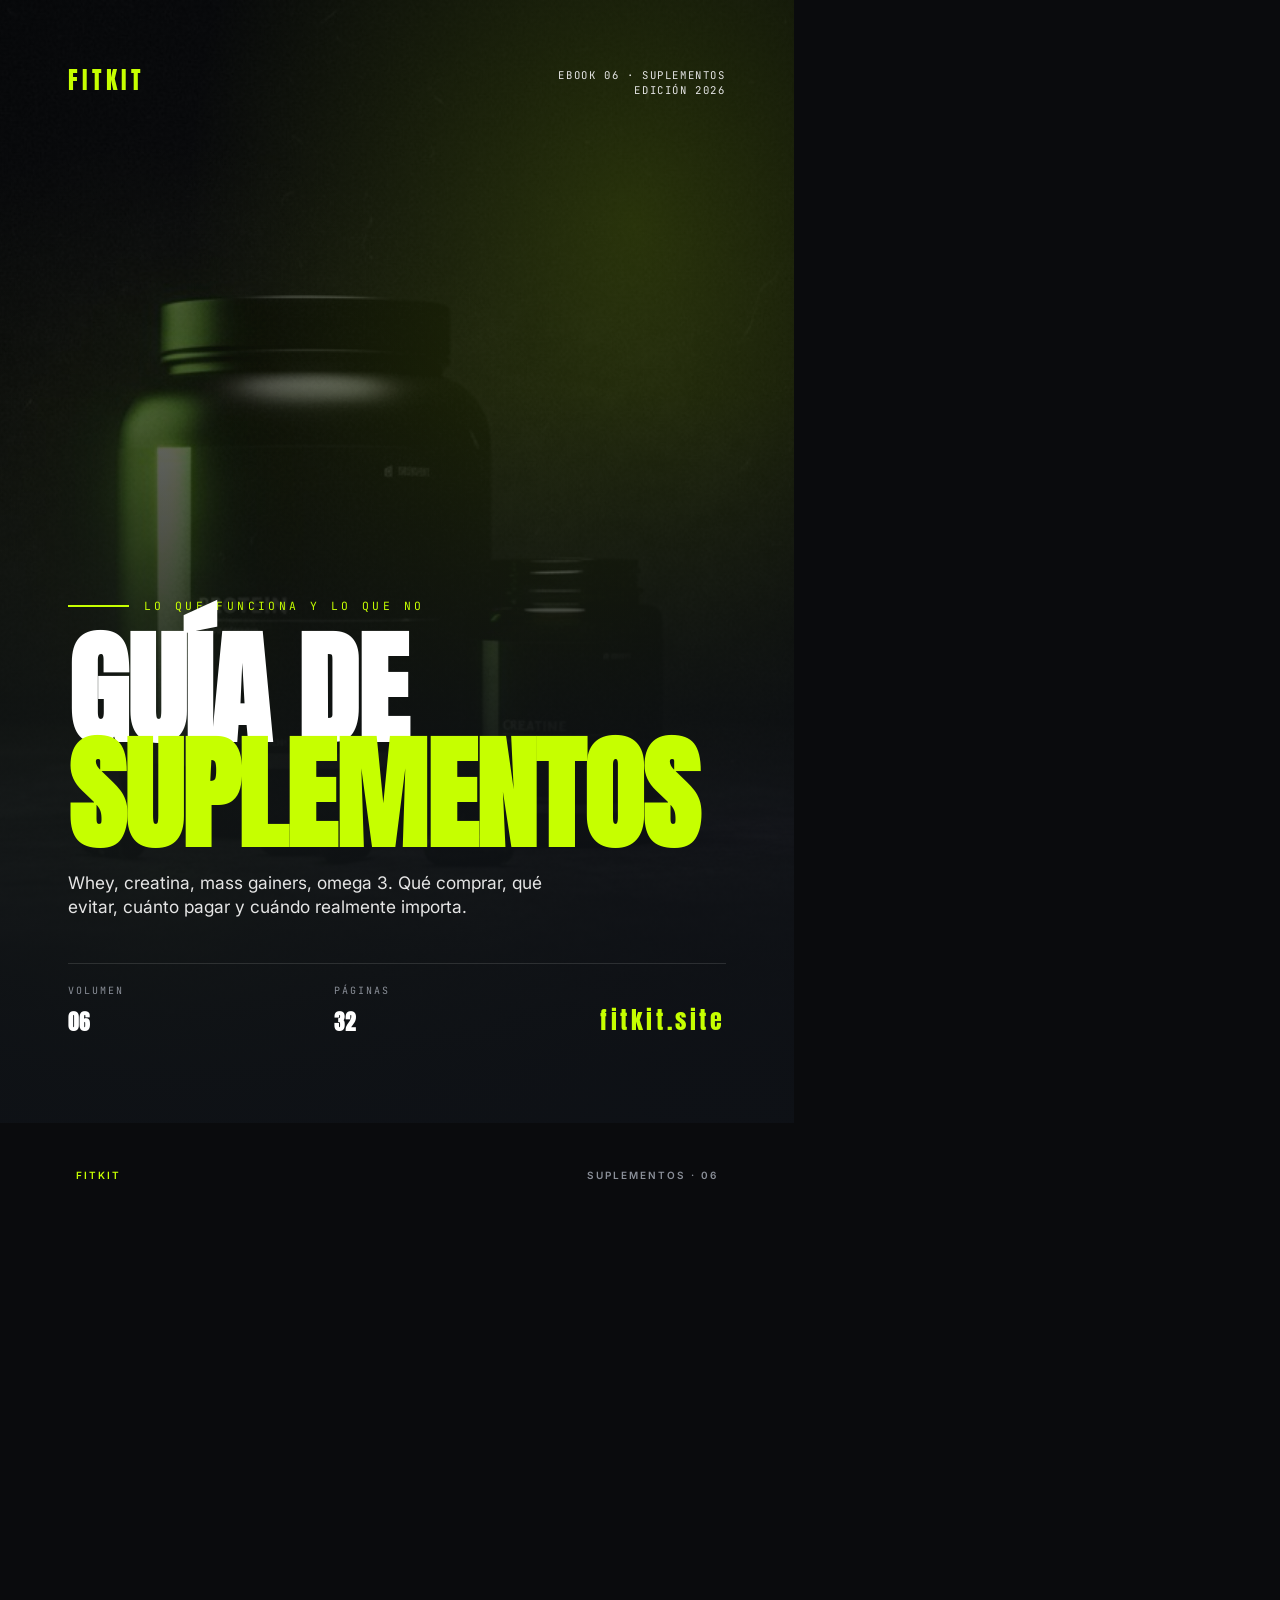
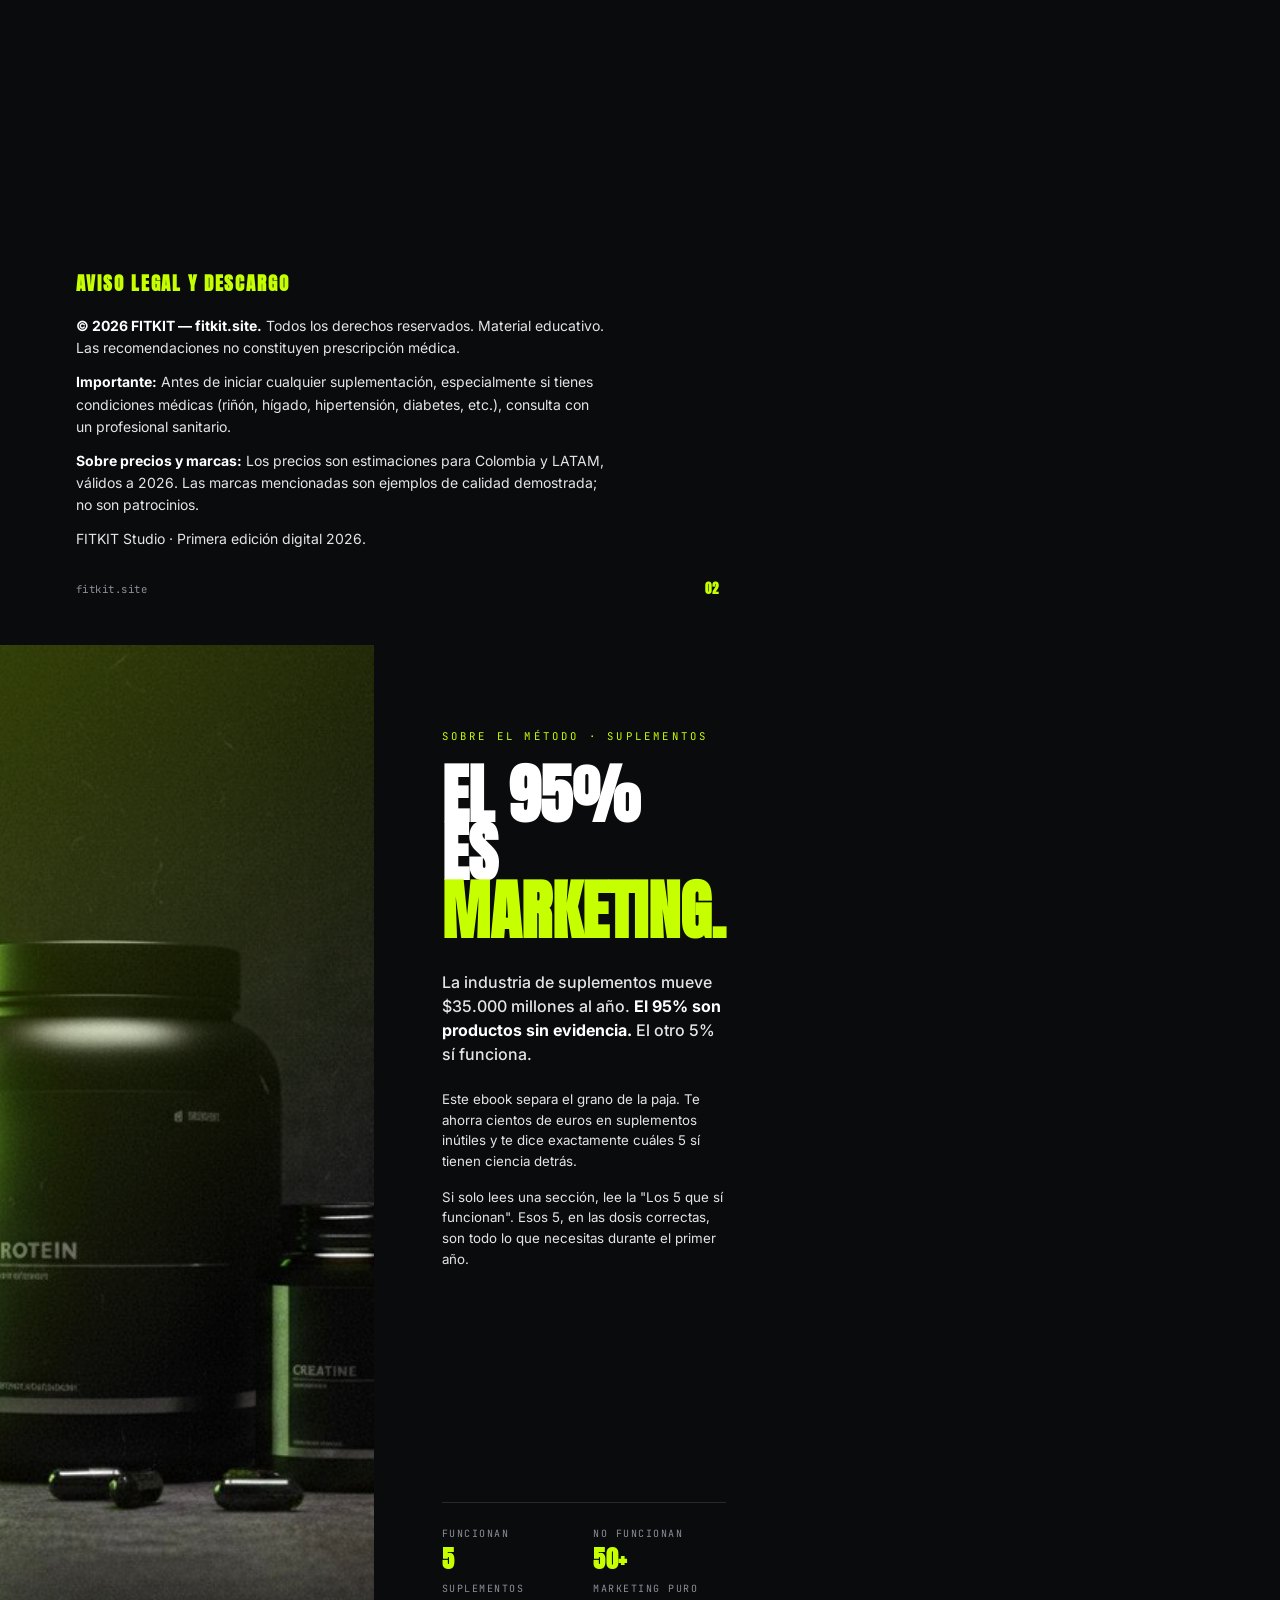
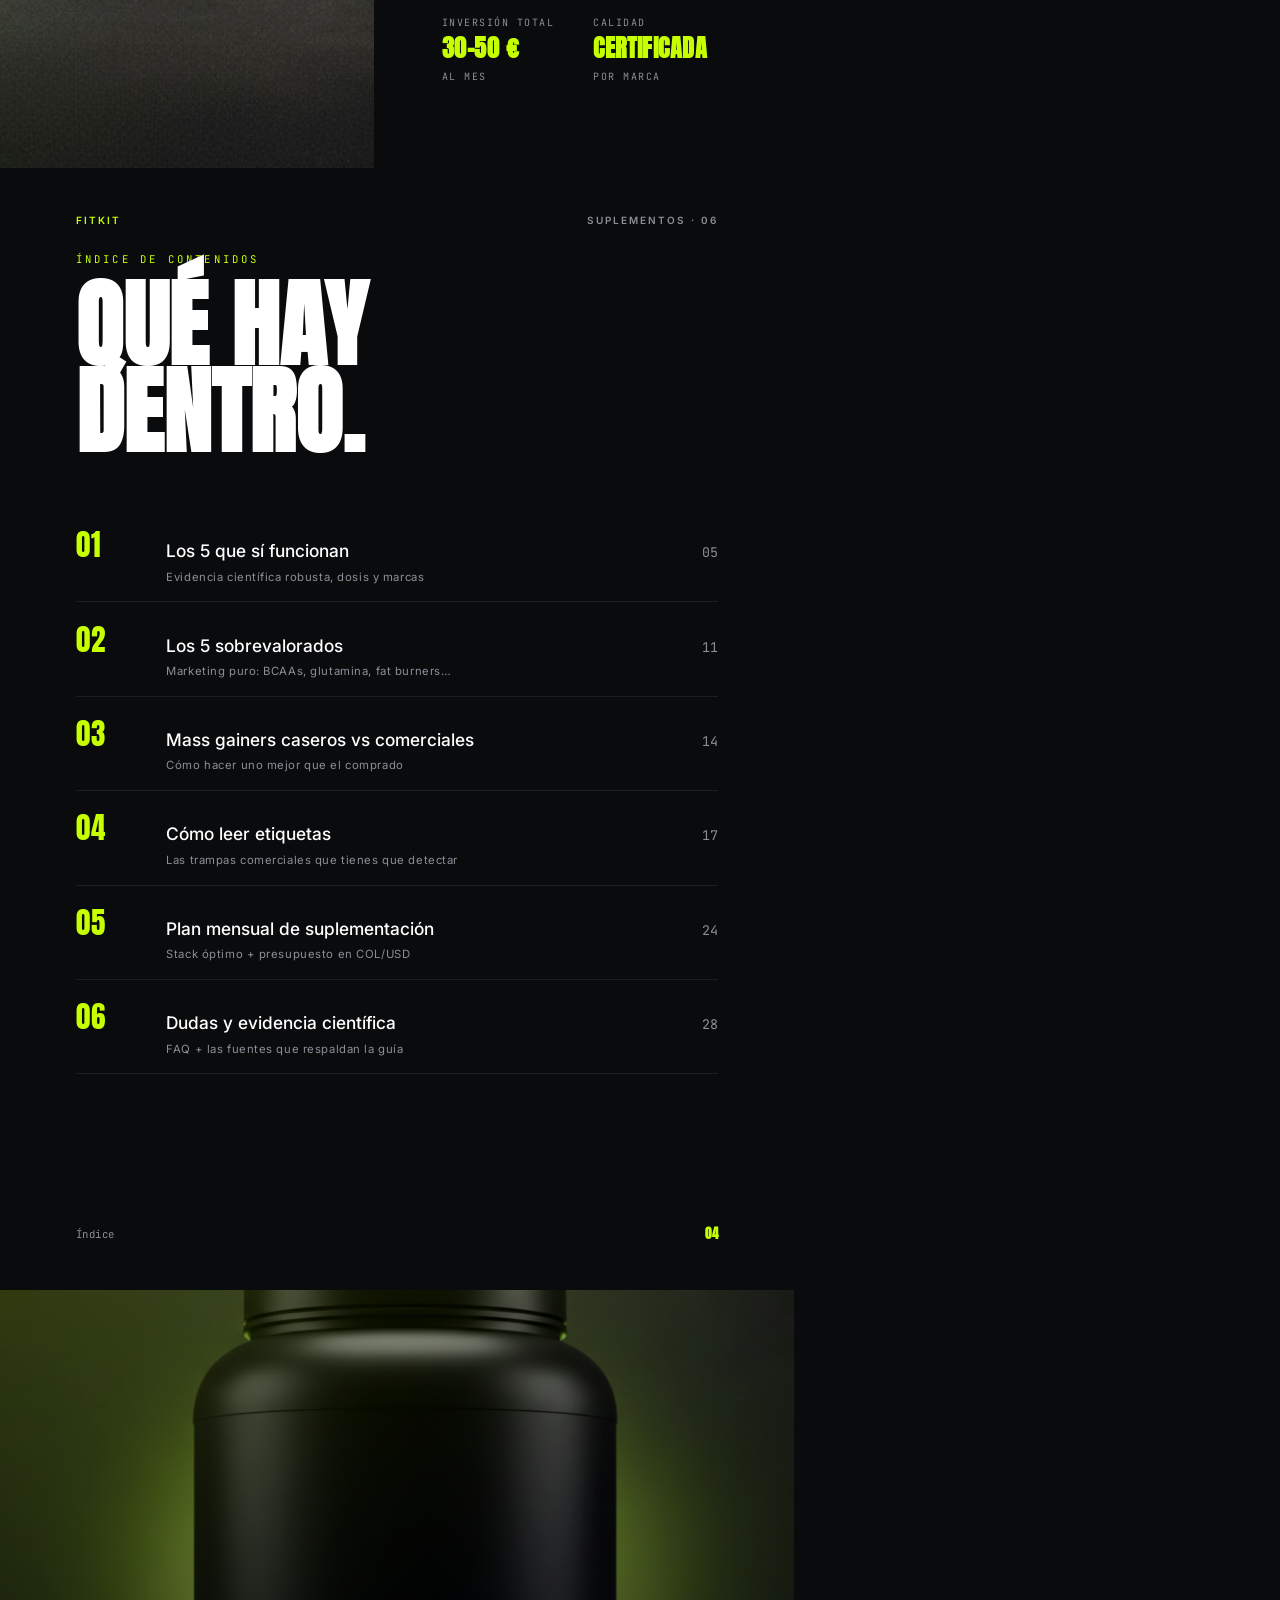
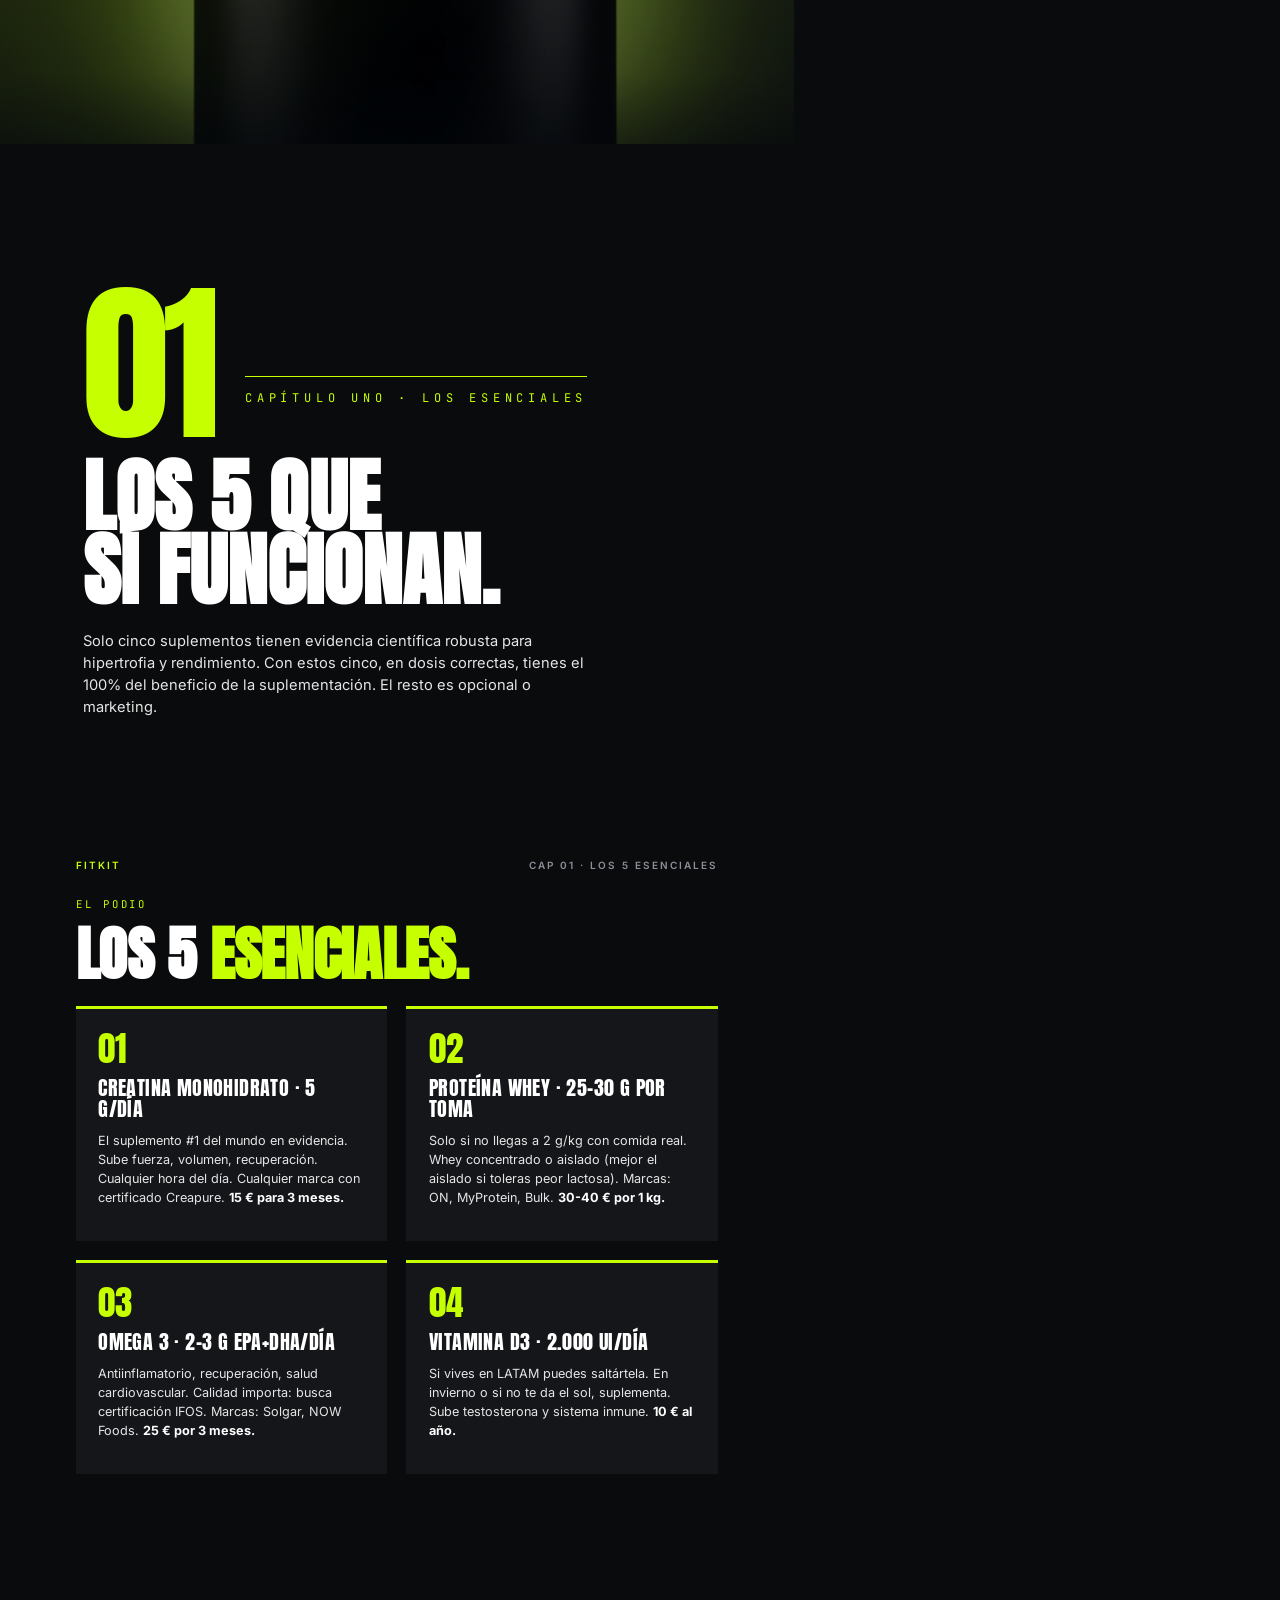
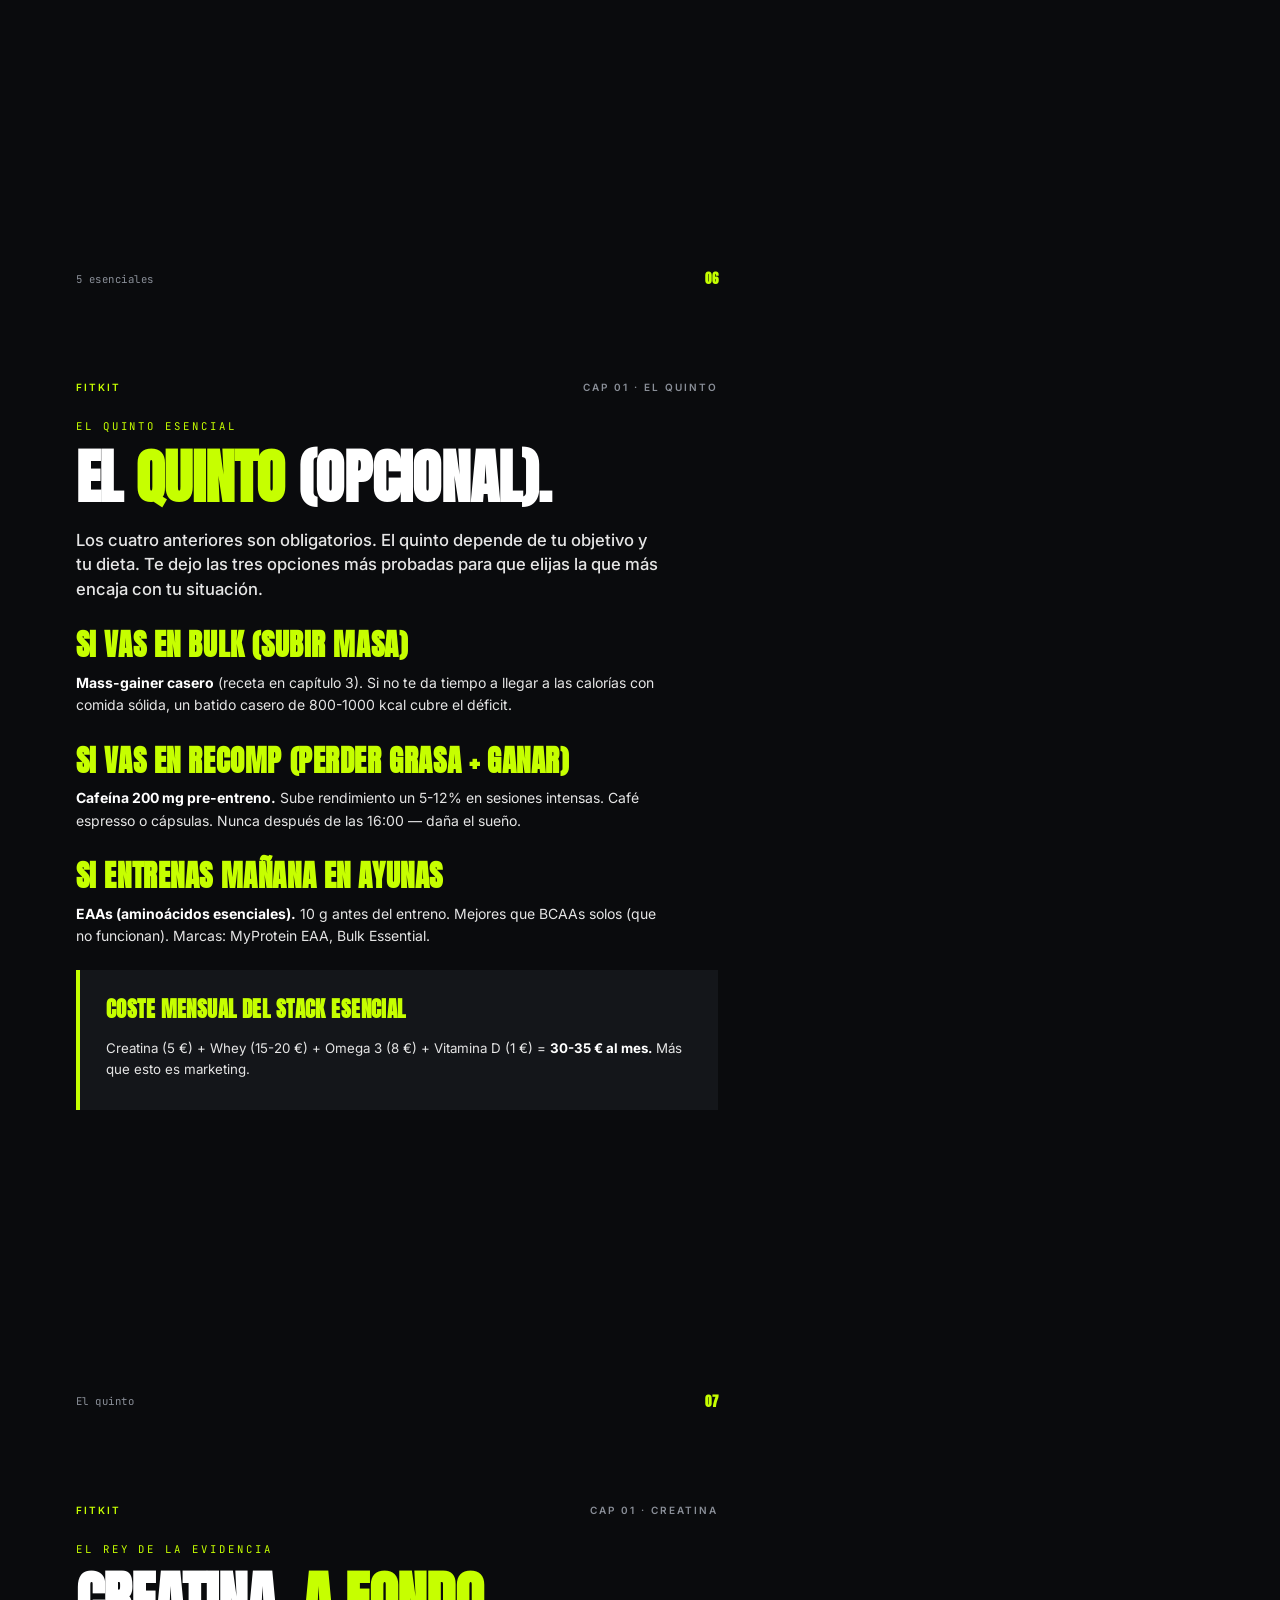
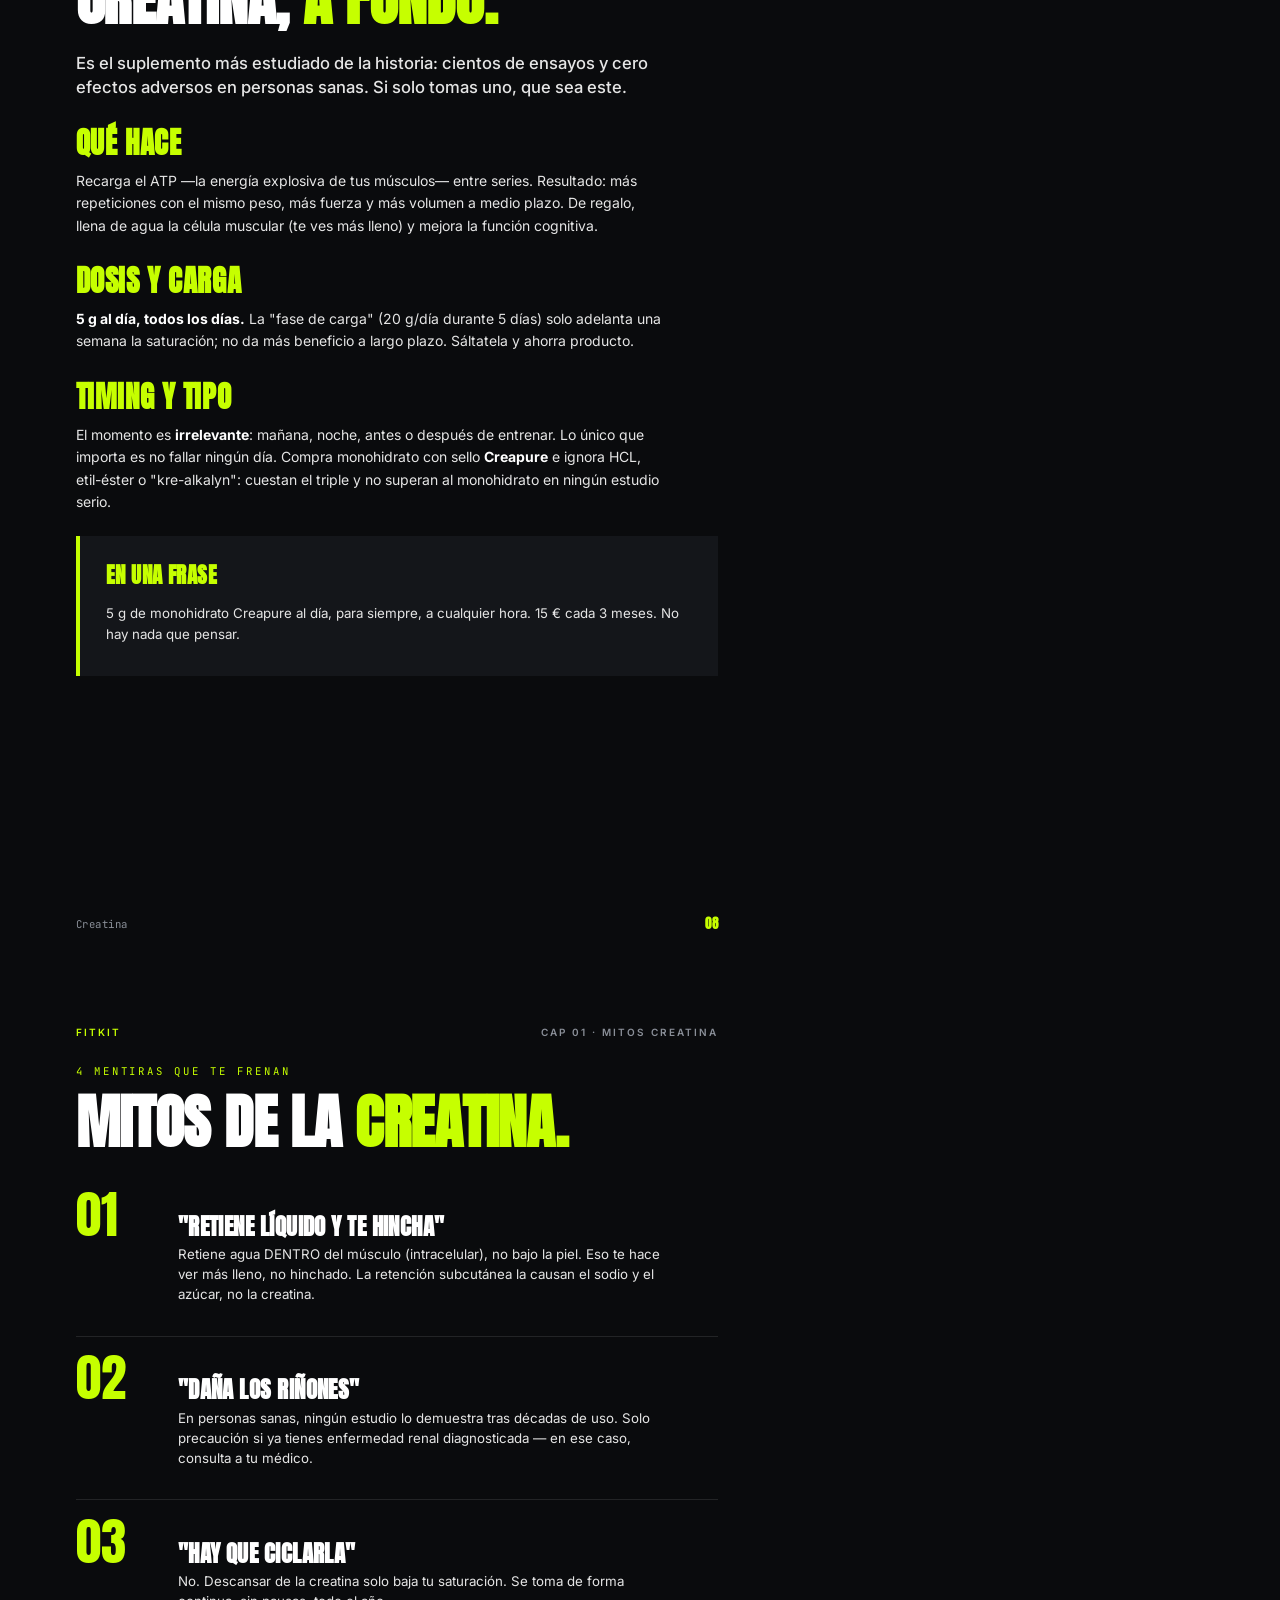
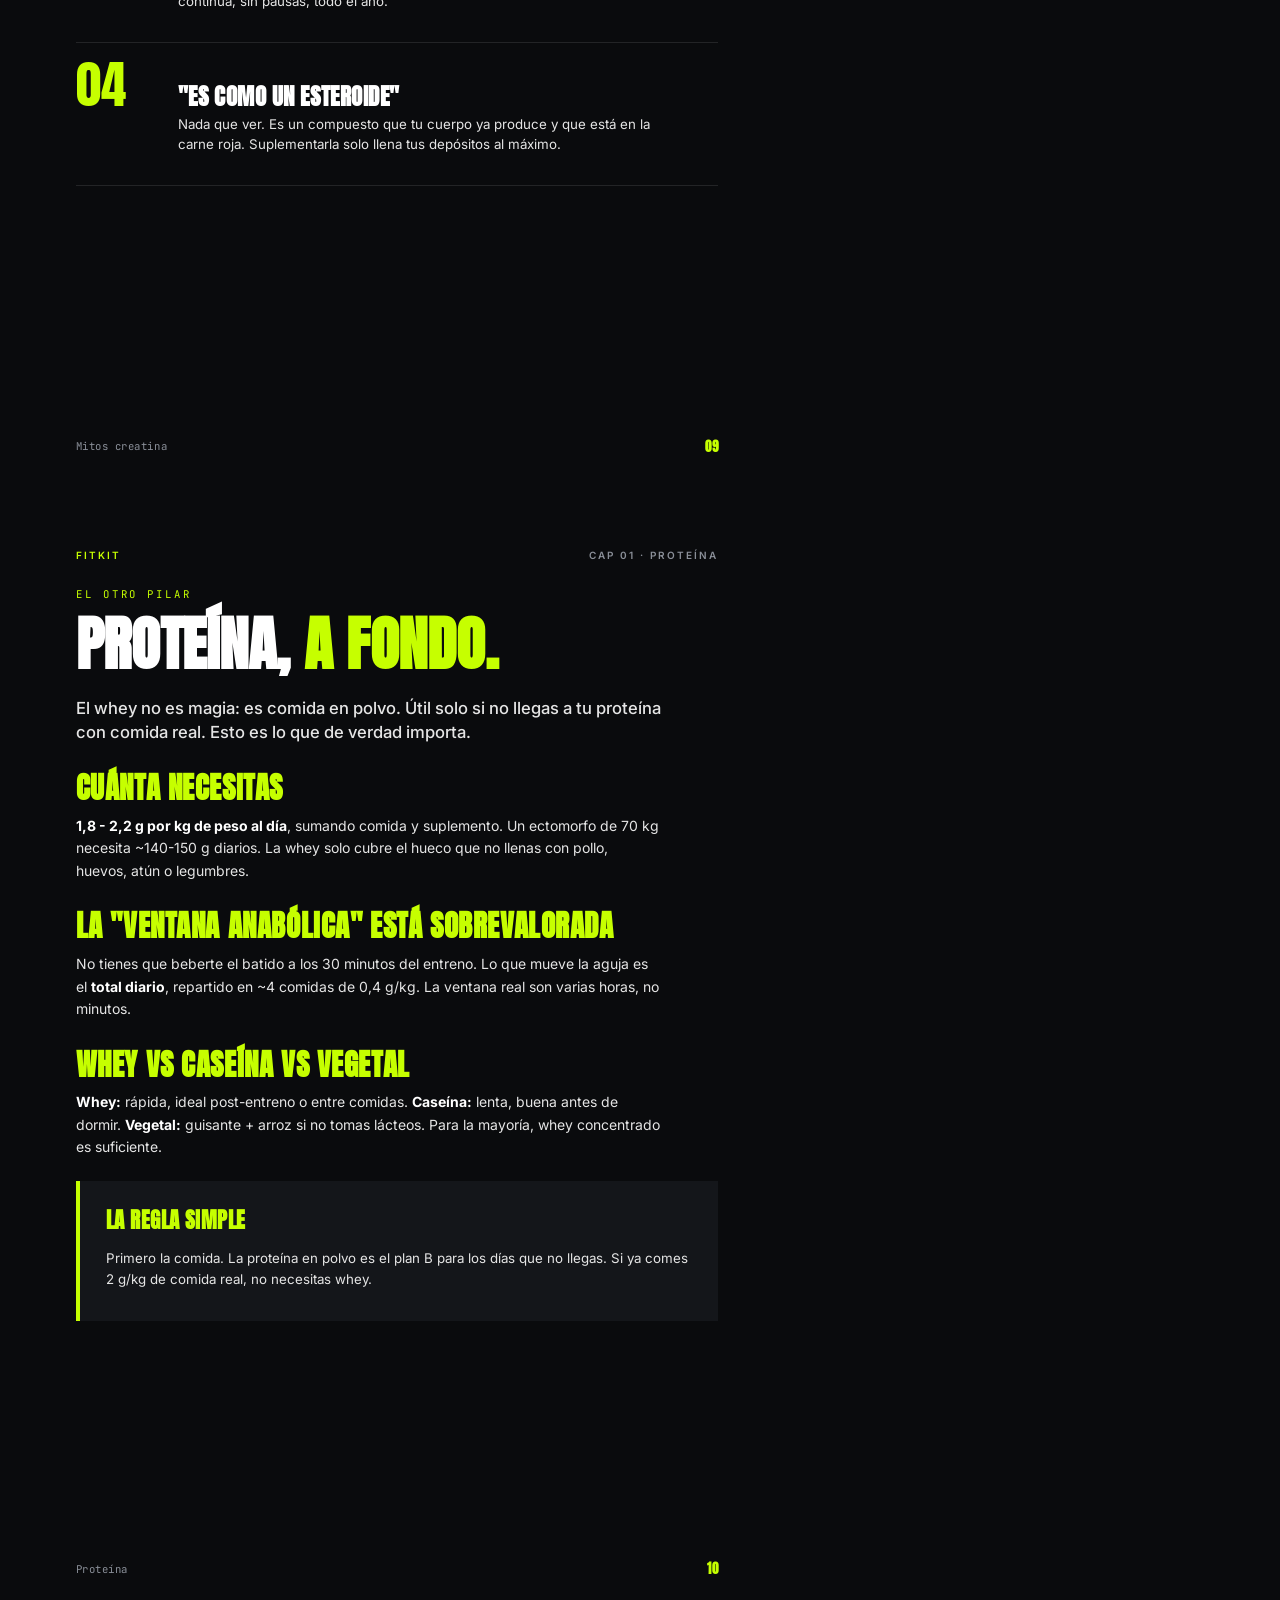
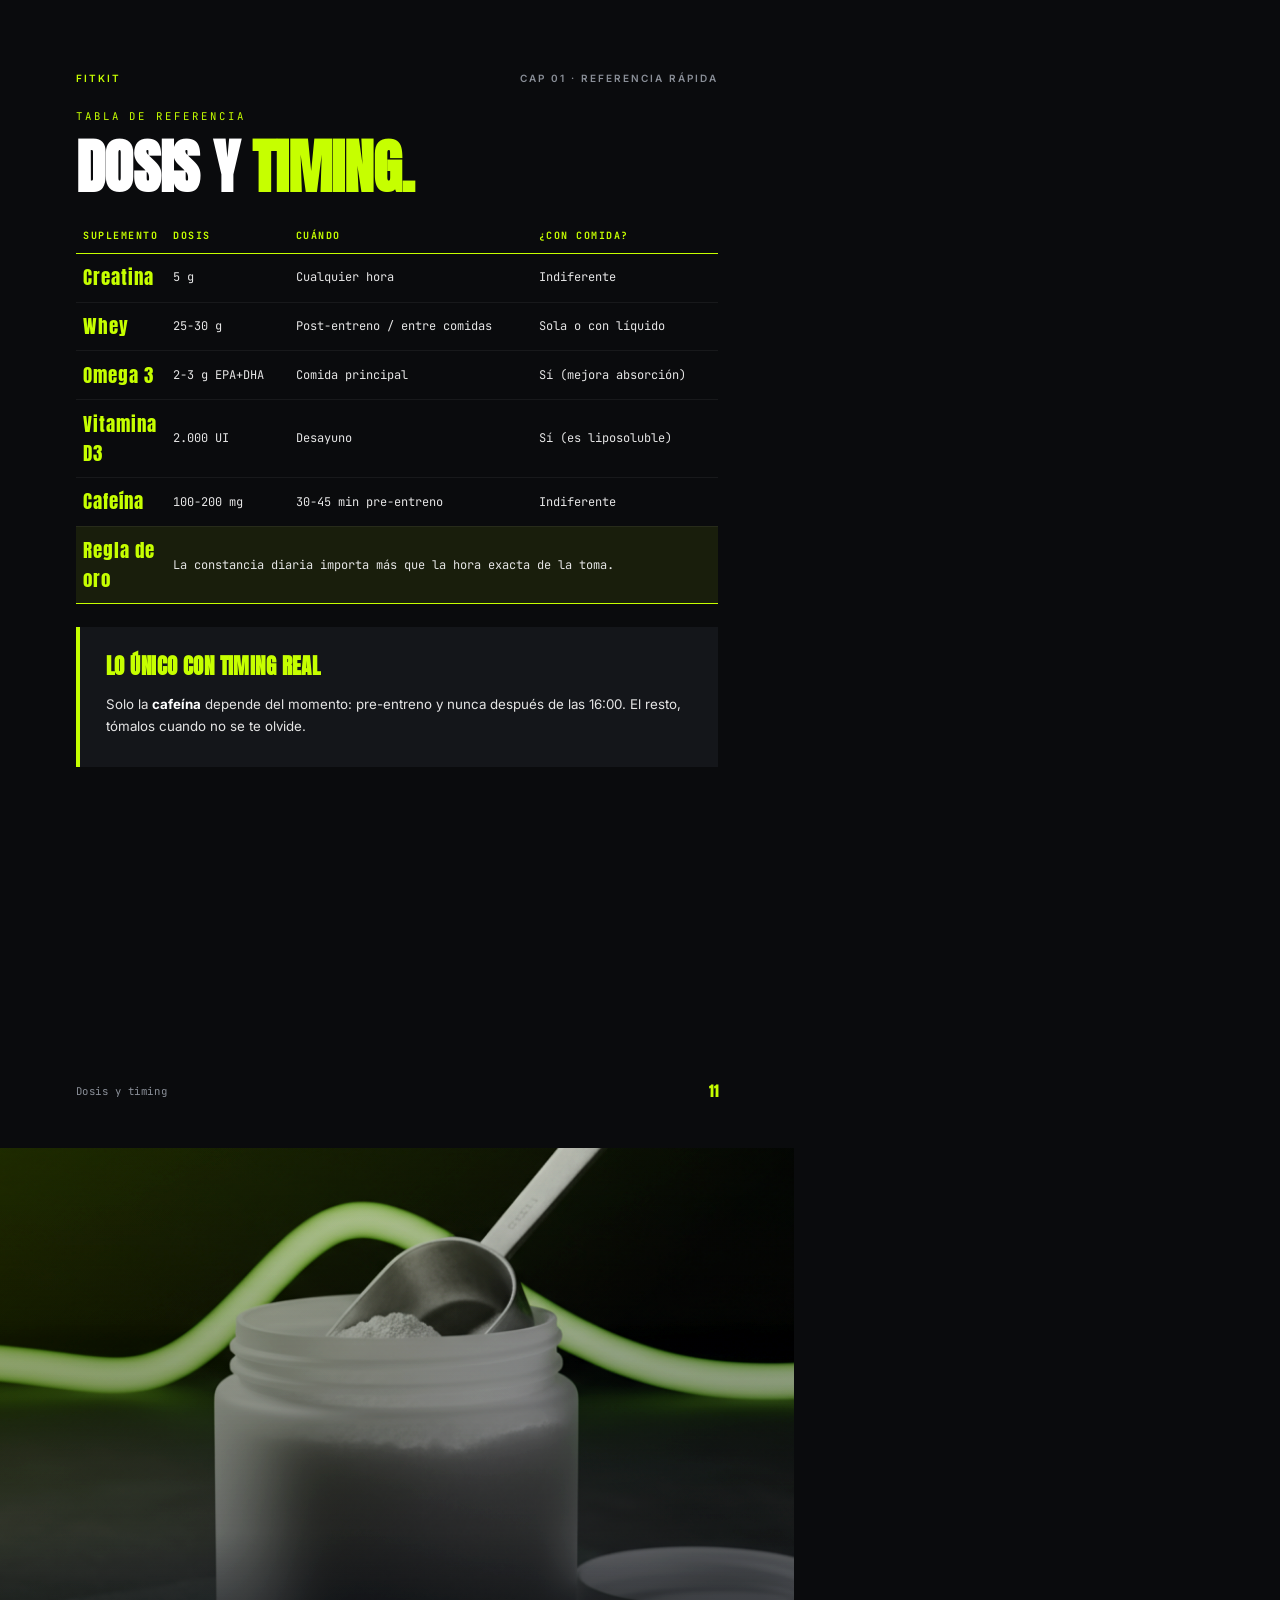
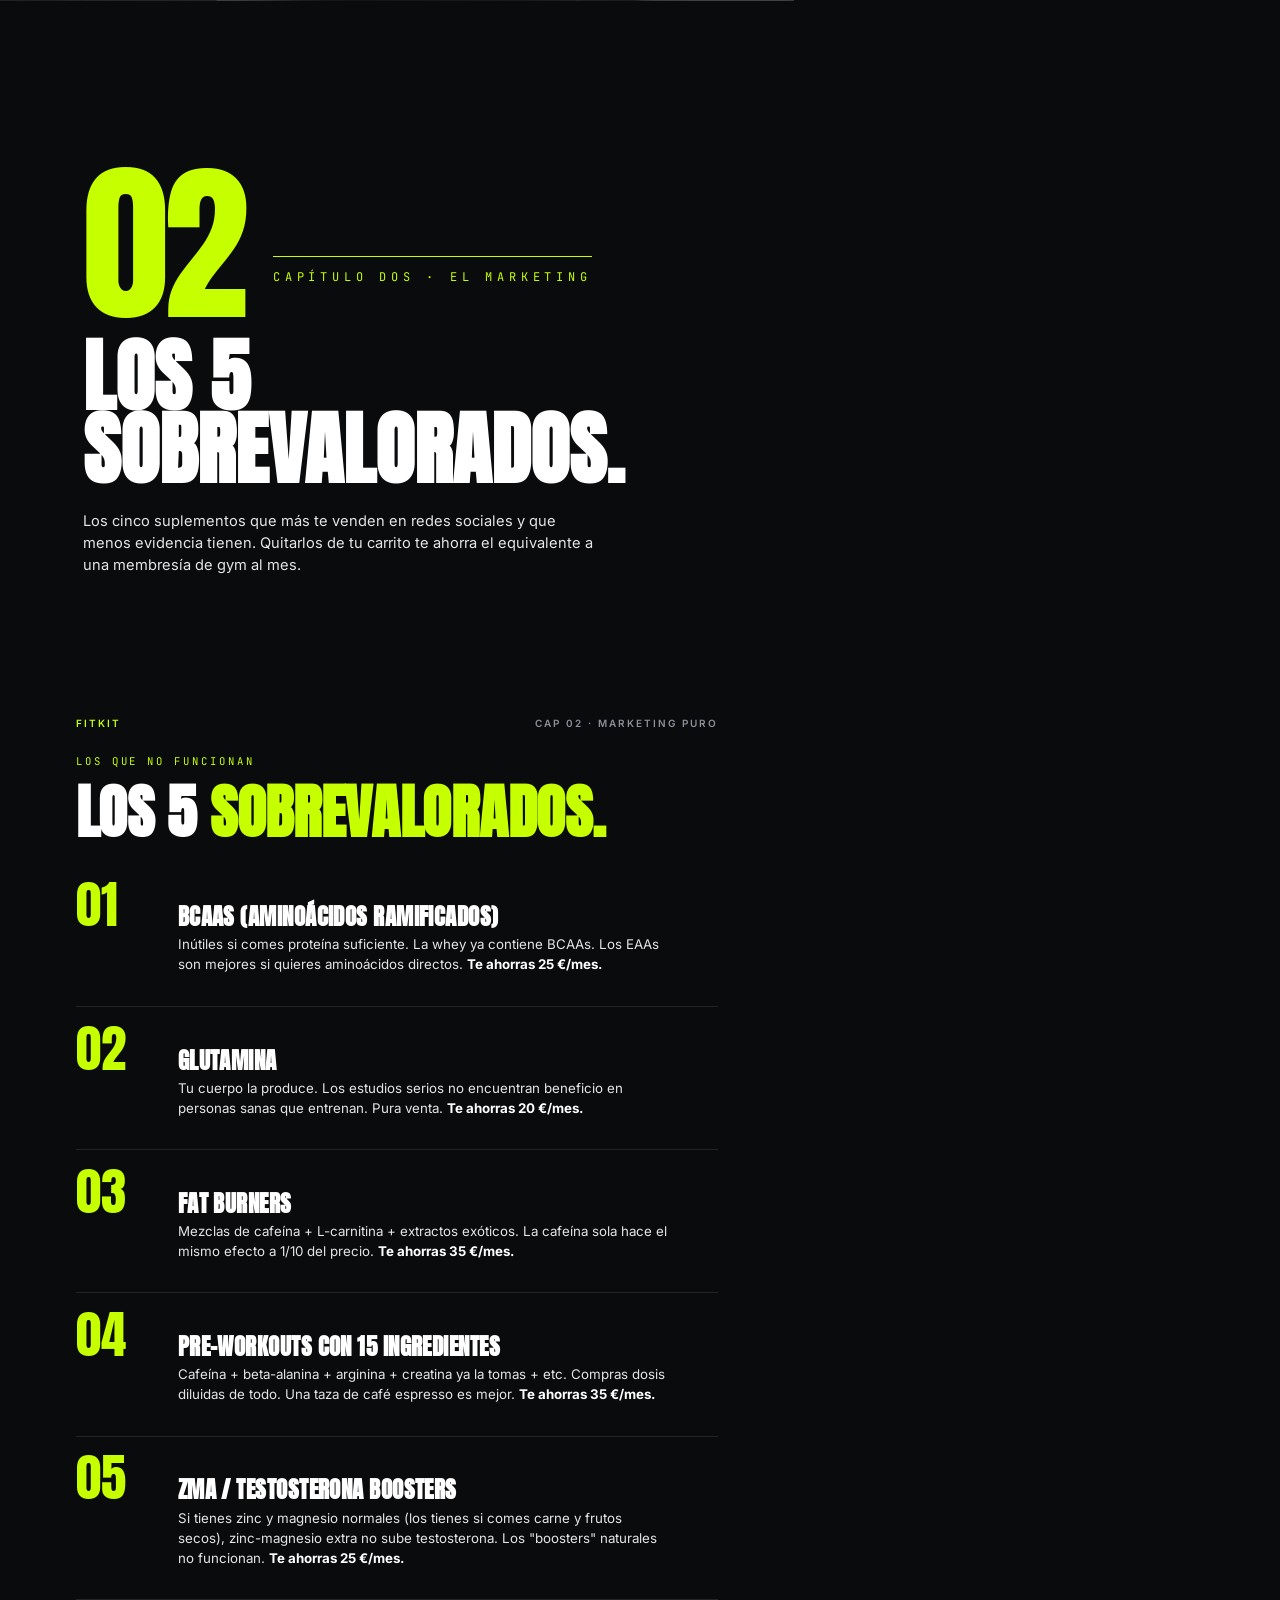
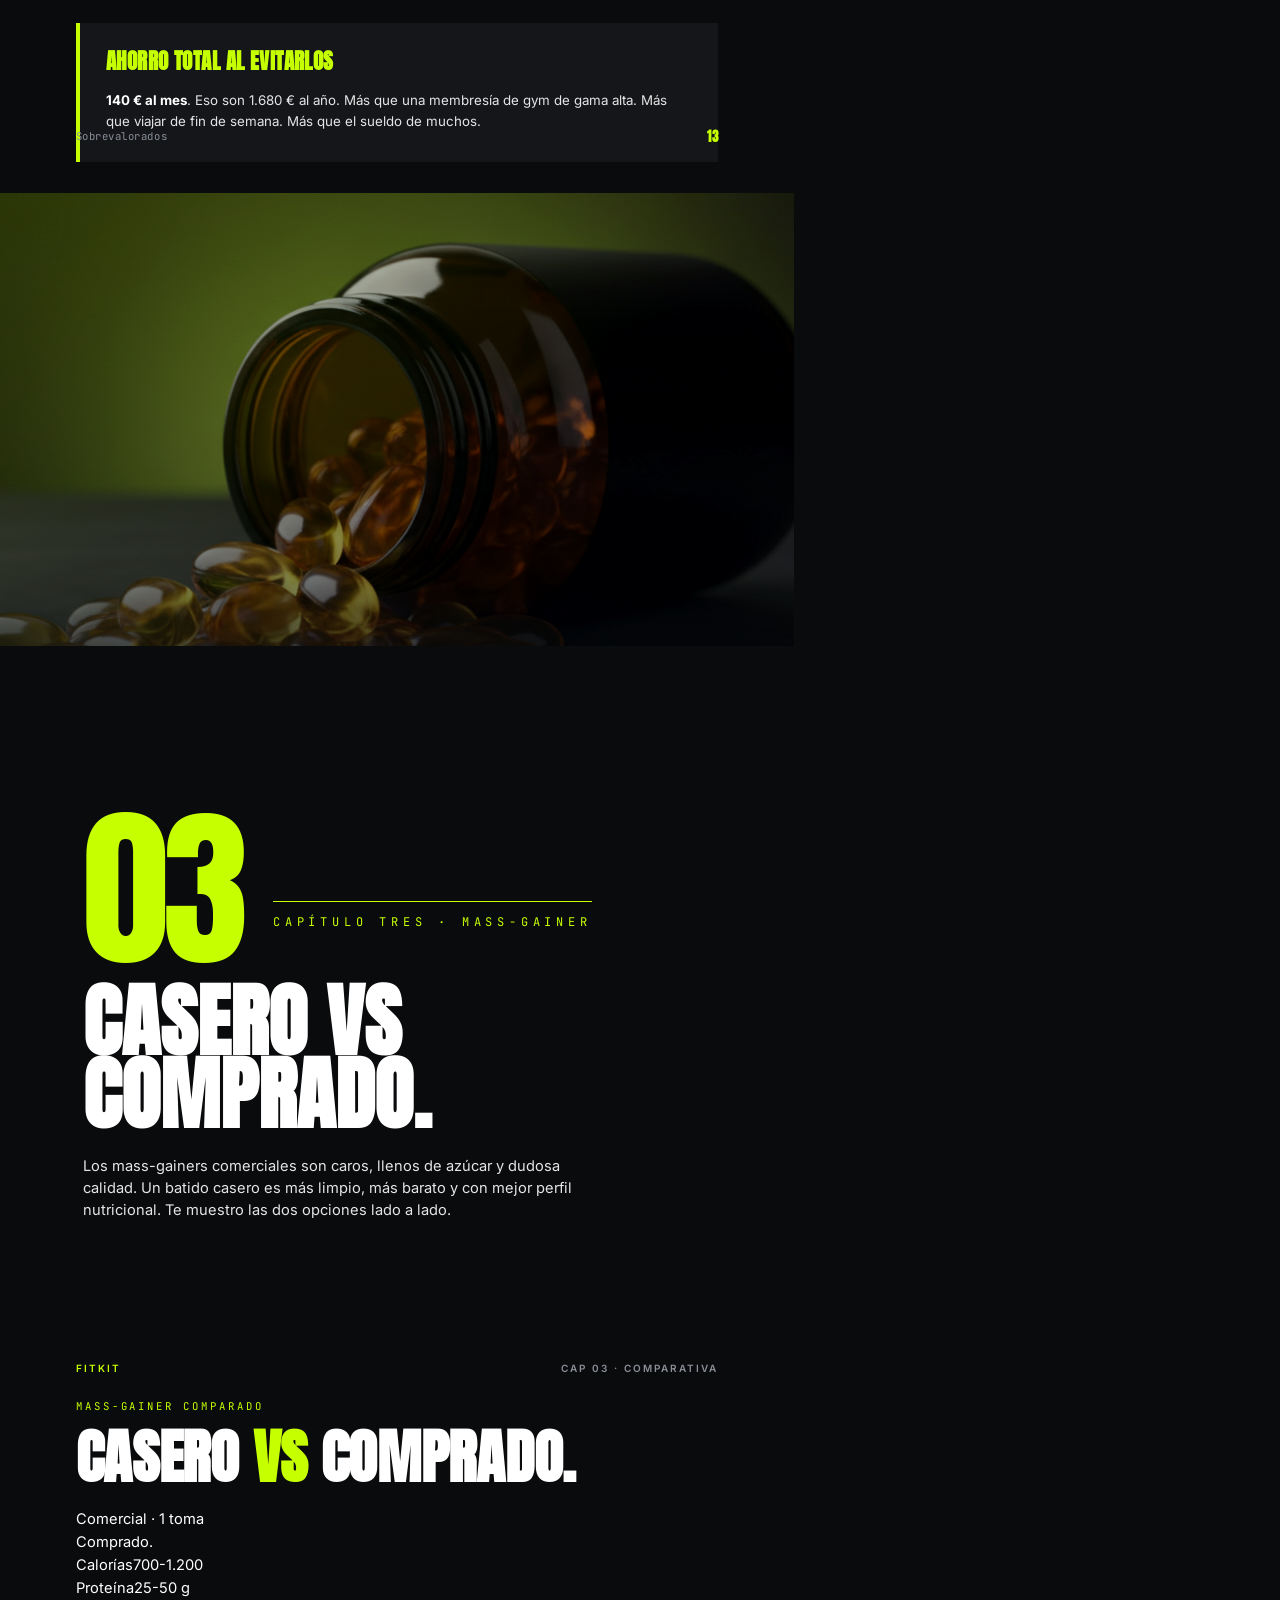
<file: ebook-06-suplementos/index.html>
<!DOCTYPE html>
<html lang="es"><head><meta charset="UTF-8"><title>FITKIT · Guía de Suplementos</title><link rel="stylesheet" href="styles.css"></head><body>

<section class="page cover">
  <div class="cover__top"><div class="cover__logo">FITKIT</div><div class="cover__tag">EBOOK 06 · SUPLEMENTOS<br>EDICIÓN 2026</div></div>
  <div class="cover__hero"></div>
  <div class="cover__bottom">
    <div class="cover__eyebrow">Lo que funciona y lo que no</div>
    <h1 class="cover__title">Guía de<br><em>Suplementos</em></h1>
    <p class="cover__subtitle">Whey, creatina, mass gainers, omega 3. Qué comprar, qué evitar, cuánto pagar y cuándo realmente importa.</p>
    <div class="cover__meta"><div class="cover__meta-block">Volumen<strong>06</strong></div><div class="cover__meta-block">Páginas<strong>32</strong></div><div class="cover__url">fitkit.site</div></div>
  </div>
</section>

<section class="page copyright-page">
  <div class="page-header"><span class="brand">FITKIT</span><span>SUPLEMENTOS · 06</span></div>
  <div class="small-print">
    <h3>Aviso legal y descargo</h3>
    <p><strong>© 2026 FITKIT — fitkit.site.</strong> Todos los derechos reservados. Material educativo. Las recomendaciones no constituyen prescripción médica.</p>
    <p><strong>Importante:</strong> Antes de iniciar cualquier suplementación, especialmente si tienes condiciones médicas (riñón, hígado, hipertensión, diabetes, etc.), consulta con un profesional sanitario.</p>
    <p><strong>Sobre precios y marcas:</strong> Los precios son estimaciones para Colombia y LATAM, válidos a 2026. Las marcas mencionadas son ejemplos de calidad demostrada; no son patrocinios.</p>
    <p>FITKIT Studio · Primera edición digital 2026.</p>
  </div>
  <div class="page-footer"><span>fitkit.site</span><span class="pagenum"></span></div>
</section>

<section class="page about-method">
  <div class="about-method__photo" style="background-image:url('assets/author.jpg')"></div>
  <div class="about-method__body">
    <div>
      <div class="about-method__eyebrow">Sobre el método · Suplementos</div>
      <h2 class="about-method__title">El 95%<br>es <em>marketing.</em></h2>
      <p class="about-method__lead">La industria de suplementos mueve $35.000 millones al año. <strong>El 95% son productos sin evidencia.</strong> El otro 5% sí funciona.</p>
      <p class="about-method__desc">Este ebook separa el grano de la paja. Te ahorra cientos de euros en suplementos inútiles y te dice exactamente cuáles 5 sí tienen ciencia detrás.</p>
      <p class="about-method__desc">Si solo lees una sección, lee la "Los 5 que sí funcionan". Esos 5, en las dosis correctas, son todo lo que necesitas durante el primer año.</p>
    </div>
    <div class="about-method__credentials">
      <div class="about-method__cred-item">Funcionan<strong>5</strong>suplementos</div>
      <div class="about-method__cred-item">No funcionan<strong>50+</strong>marketing puro</div>
      <div class="about-method__cred-item">Inversión total<strong>30-50 €</strong>al mes</div>
      <div class="about-method__cred-item">Calidad<strong>certificada</strong>por marca</div>
    </div>
  </div>
</section>

<section class="page">
  <div class="page-header"><span class="brand">FITKIT</span><span>SUPLEMENTOS · 06</span></div>
  <div class="toc-eyebrow">Índice de contenidos</div>
  <h2 class="toc-title">Qué hay<br>dentro.</h2>
  <ol class="toc-list">
    <li class="toc-item"><span class="toc-item__num">01</span><span class="toc-item__name">Los 5 que sí funcionan<small>Evidencia científica robusta, dosis y marcas</small></span><span class="toc-item__page">05</span></li>
    <li class="toc-item"><span class="toc-item__num">02</span><span class="toc-item__name">Los 5 sobrevalorados<small>Marketing puro: BCAAs, glutamina, fat burners…</small></span><span class="toc-item__page">11</span></li>
    <li class="toc-item"><span class="toc-item__num">03</span><span class="toc-item__name">Mass gainers caseros vs comerciales<small>Cómo hacer uno mejor que el comprado</small></span><span class="toc-item__page">14</span></li>
    <li class="toc-item"><span class="toc-item__num">04</span><span class="toc-item__name">Cómo leer etiquetas<small>Las trampas comerciales que tienes que detectar</small></span><span class="toc-item__page">17</span></li>
    <li class="toc-item"><span class="toc-item__num">05</span><span class="toc-item__name">Plan mensual de suplementación<small>Stack óptimo + presupuesto en COL/USD</small></span><span class="toc-item__page">24</span></li>
    <li class="toc-item"><span class="toc-item__num">06</span><span class="toc-item__name">Dudas y evidencia científica<small>FAQ + las fuentes que respaldan la guía</small></span><span class="toc-item__page">28</span></li>
  </ol>
  <div class="page-footer"><span>Índice</span><span class="pagenum"></span></div>
</section>

<section class="page chapter-divider">
  <div class="chapter-divider__img" style="background-image:url('assets/ch1.png')"></div>
  <div class="chapter-divider__content">
    <div class="chapter-divider__top"><div class="ch-num">01</div><div class="ch-label">Capítulo uno · Los esenciales</div></div>
    <h2 class="ch-title">Los 5 que<br>sí funcionan.</h2>
    <p class="ch-desc">Solo cinco suplementos tienen evidencia científica robusta para hipertrofia y rendimiento. Con estos cinco, en dosis correctas, tienes el 100% del beneficio de la suplementación. El resto es opcional o marketing.</p>
  </div>
</section>

<section class="page">
  <div class="page-header"><span class="brand">FITKIT</span><span>CAP 01 · LOS 5 ESENCIALES</span></div>
  <div class="eyebrow">El podio</div>
  <h2 class="section-title">Los 5 <em>esenciales.</em></h2>

  <div class="reasons">
    <div class="reason">
      <div class="reason__num">01</div>
      <div class="reason__title">Creatina monohidrato · 5 g/día</div>
      <p class="reason__desc">El suplemento #1 del mundo en evidencia. Sube fuerza, volumen, recuperación. Cualquier hora del día. Cualquier marca con certificado Creapure. <strong>15 € para 3 meses.</strong></p>
    </div>
    <div class="reason">
      <div class="reason__num">02</div>
      <div class="reason__title">Proteína whey · 25-30 g por toma</div>
      <p class="reason__desc">Solo si no llegas a 2 g/kg con comida real. Whey concentrado o aislado (mejor el aislado si toleras peor lactosa). Marcas: ON, MyProtein, Bulk. <strong>30-40 € por 1 kg.</strong></p>
    </div>
    <div class="reason">
      <div class="reason__num">03</div>
      <div class="reason__title">Omega 3 · 2-3 g EPA+DHA/día</div>
      <p class="reason__desc">Antiinflamatorio, recuperación, salud cardiovascular. Calidad importa: busca certificación IFOS. Marcas: Solgar, NOW Foods. <strong>25 € por 3 meses.</strong></p>
    </div>
    <div class="reason">
      <div class="reason__num">04</div>
      <div class="reason__title">Vitamina D3 · 2.000 UI/día</div>
      <p class="reason__desc">Si vives en LATAM puedes saltártela. En invierno o si no te da el sol, suplementa. Sube testosterona y sistema inmune. <strong>10 € al año.</strong></p>
    </div>
  </div>
  <div class="page-footer"><span>5 esenciales</span><span class="pagenum"></span></div>
</section>

<section class="page">
  <div class="page-header"><span class="brand">FITKIT</span><span>CAP 01 · EL QUINTO</span></div>
  <div class="eyebrow">El quinto esencial</div>
  <h2 class="section-title">El <em>quinto</em> (opcional).</h2>
  <p class="lead">Los cuatro anteriores son obligatorios. El quinto depende de tu objetivo y tu dieta. Te dejo las tres opciones más probadas para que elijas la que más encaja con tu situación.</p>

  <h3 class="sub-title">Si vas en bulk (subir masa)</h3>
  <p><strong>Mass-gainer casero</strong> (receta en capítulo 3). Si no te da tiempo a llegar a las calorías con comida sólida, un batido casero de 800-1000 kcal cubre el déficit.</p>

  <h3 class="sub-title">Si vas en recomp (perder grasa + ganar)</h3>
  <p><strong>Cafeína 200 mg pre-entreno.</strong> Sube rendimiento un 5-12% en sesiones intensas. Café espresso o cápsulas. Nunca después de las 16:00 — daña el sueño.</p>

  <h3 class="sub-title">Si entrenas mañana en ayunas</h3>
  <p><strong>EAAs (aminoácidos esenciales).</strong> 10 g antes del entreno. Mejores que BCAAs solos (que no funcionan). Marcas: MyProtein EAA, Bulk Essential.</p>

  <div class="callout">
    <h4>Coste mensual del stack esencial</h4>
    <p>Creatina (5 €) + Whey (15-20 €) + Omega 3 (8 €) + Vitamina D (1 €) = <strong>30-35 € al mes.</strong> Más que esto es marketing.</p>
  </div>

  <div class="page-footer"><span>El quinto</span><span class="pagenum"></span></div>
</section>

<section class="page">
  <div class="page-header"><span class="brand">FITKIT</span><span>CAP 01 · CREATINA</span></div>
  <div class="eyebrow">El rey de la evidencia</div>
  <h2 class="section-title">Creatina, <em>a fondo.</em></h2>
  <p class="lead">Es el suplemento más estudiado de la historia: cientos de ensayos y cero efectos adversos en personas sanas. Si solo tomas uno, que sea este.</p>
  <h3 class="sub-title">Qué hace</h3>
  <p>Recarga el ATP —la energía explosiva de tus músculos— entre series. Resultado: más repeticiones con el mismo peso, más fuerza y más volumen a medio plazo. De regalo, llena de agua la célula muscular (te ves más lleno) y mejora la función cognitiva.</p>
  <h3 class="sub-title">Dosis y carga</h3>
  <p><strong>5 g al día, todos los días.</strong> La "fase de carga" (20 g/día durante 5 días) solo adelanta una semana la saturación; no da más beneficio a largo plazo. Sáltatela y ahorra producto.</p>
  <h3 class="sub-title">Timing y tipo</h3>
  <p>El momento es <strong>irrelevante</strong>: mañana, noche, antes o después de entrenar. Lo único que importa es no fallar ningún día. Compra monohidrato con sello <strong>Creapure</strong> e ignora HCL, etil-éster o "kre-alkalyn": cuestan el triple y no superan al monohidrato en ningún estudio serio.</p>
  <div class="callout"><h4>En una frase</h4><p>5 g de monohidrato Creapure al día, para siempre, a cualquier hora. 15 € cada 3 meses. No hay nada que pensar.</p></div>
  <div class="page-footer"><span>Creatina</span><span class="pagenum"></span></div>
</section>

<section class="page">
  <div class="page-header"><span class="brand">FITKIT</span><span>CAP 01 · MITOS CREATINA</span></div>
  <div class="eyebrow">4 mentiras que te frenan</div>
  <h2 class="section-title">Mitos de la <em>creatina.</em></h2>
  <div class="mistake"><div class="mistake__num">01</div><div><h4 class="mistake__title">"Retiene líquido y te hincha"</h4><p class="mistake__desc">Retiene agua DENTRO del músculo (intracelular), no bajo la piel. Eso te hace ver más lleno, no hinchado. La retención subcutánea la causan el sodio y el azúcar, no la creatina.</p></div></div>
  <div class="mistake"><div class="mistake__num">02</div><div><h4 class="mistake__title">"Daña los riñones"</h4><p class="mistake__desc">En personas sanas, ningún estudio lo demuestra tras décadas de uso. Solo precaución si ya tienes enfermedad renal diagnosticada — en ese caso, consulta a tu médico.</p></div></div>
  <div class="mistake"><div class="mistake__num">03</div><div><h4 class="mistake__title">"Hay que ciclarla"</h4><p class="mistake__desc">No. Descansar de la creatina solo baja tu saturación. Se toma de forma continua, sin pausas, todo el año.</p></div></div>
  <div class="mistake"><div class="mistake__num">04</div><div><h4 class="mistake__title">"Es como un esteroide"</h4><p class="mistake__desc">Nada que ver. Es un compuesto que tu cuerpo ya produce y que está en la carne roja. Suplementarla solo llena tus depósitos al máximo.</p></div></div>
  <div class="page-footer"><span>Mitos creatina</span><span class="pagenum"></span></div>
</section>

<section class="page">
  <div class="page-header"><span class="brand">FITKIT</span><span>CAP 01 · PROTEÍNA</span></div>
  <div class="eyebrow">El otro pilar</div>
  <h2 class="section-title">Proteína, <em>a fondo.</em></h2>
  <p class="lead">El whey no es magia: es comida en polvo. Útil solo si no llegas a tu proteína con comida real. Esto es lo que de verdad importa.</p>
  <h3 class="sub-title">Cuánta necesitas</h3>
  <p><strong>1,8 - 2,2 g por kg de peso al día</strong>, sumando comida y suplemento. Un ectomorfo de 70 kg necesita ~140-150 g diarios. La whey solo cubre el hueco que no llenas con pollo, huevos, atún o legumbres.</p>
  <h3 class="sub-title">La "ventana anabólica" está sobrevalorada</h3>
  <p>No tienes que beberte el batido a los 30 minutos del entreno. Lo que mueve la aguja es el <strong>total diario</strong>, repartido en ~4 comidas de 0,4 g/kg. La ventana real son varias horas, no minutos.</p>
  <h3 class="sub-title">Whey vs caseína vs vegetal</h3>
  <p><strong>Whey:</strong> rápida, ideal post-entreno o entre comidas. <strong>Caseína:</strong> lenta, buena antes de dormir. <strong>Vegetal:</strong> guisante + arroz si no tomas lácteos. Para la mayoría, whey concentrado es suficiente.</p>
  <div class="callout"><h4>La regla simple</h4><p>Primero la comida. La proteína en polvo es el plan B para los días que no llegas. Si ya comes 2 g/kg de comida real, no necesitas whey.</p></div>
  <div class="page-footer"><span>Proteína</span><span class="pagenum"></span></div>
</section>

<section class="page">
  <div class="page-header"><span class="brand">FITKIT</span><span>CAP 01 · REFERENCIA RÁPIDA</span></div>
  <div class="eyebrow">Tabla de referencia</div>
  <h2 class="section-title">Dosis y <em>timing.</em></h2>
  <table class="prog-table">
    <thead><tr><th>Suplemento</th><th>Dosis</th><th>Cuándo</th><th>¿Con comida?</th></tr></thead>
    <tbody>
      <tr><td class="week">Creatina</td><td>5 g</td><td>Cualquier hora</td><td>Indiferente</td></tr>
      <tr><td class="week">Whey</td><td>25-30 g</td><td>Post-entreno / entre comidas</td><td>Sola o con líquido</td></tr>
      <tr><td class="week">Omega 3</td><td>2-3 g EPA+DHA</td><td>Comida principal</td><td>Sí (mejora absorción)</td></tr>
      <tr><td class="week">Vitamina D3</td><td>2.000 UI</td><td>Desayuno</td><td>Sí (es liposoluble)</td></tr>
      <tr><td class="week">Cafeína</td><td>100-200 mg</td><td>30-45 min pre-entreno</td><td>Indiferente</td></tr>
      <tr class="milestone"><td class="week">Regla de oro</td><td colspan="3">La constancia diaria importa más que la hora exacta de la toma.</td></tr>
    </tbody>
  </table>
  <div class="callout"><h4>Lo único con timing real</h4><p>Solo la <strong>cafeína</strong> depende del momento: pre-entreno y nunca después de las 16:00. El resto, tómalos cuando no se te olvide.</p></div>
  <div class="page-footer"><span>Dosis y timing</span><span class="pagenum"></span></div>
</section>

<section class="page chapter-divider">
  <div class="chapter-divider__img" style="background-image:url('assets/ch2.png')"></div>
  <div class="chapter-divider__content">
    <div class="chapter-divider__top"><div class="ch-num">02</div><div class="ch-label">Capítulo dos · El marketing</div></div>
    <h2 class="ch-title">Los 5<br>sobrevalorados.</h2>
    <p class="ch-desc">Los cinco suplementos que más te venden en redes sociales y que menos evidencia tienen. Quitarlos de tu carrito te ahorra el equivalente a una membresía de gym al mes.</p>
  </div>
</section>

<section class="page">
  <div class="page-header"><span class="brand">FITKIT</span><span>CAP 02 · MARKETING PURO</span></div>
  <div class="eyebrow">Los que no funcionan</div>
  <h2 class="section-title">Los 5 <em>sobrevalorados.</em></h2>

  <div class="mistake"><div class="mistake__num">01</div><div><h4 class="mistake__title">BCAAs (Aminoácidos ramificados)</h4><p class="mistake__desc">Inútiles si comes proteína suficiente. La whey ya contiene BCAAs. Los EAAs son mejores si quieres aminoácidos directos. <strong>Te ahorras 25 €/mes.</strong></p></div></div>
  <div class="mistake"><div class="mistake__num">02</div><div><h4 class="mistake__title">Glutamina</h4><p class="mistake__desc">Tu cuerpo la produce. Los estudios serios no encuentran beneficio en personas sanas que entrenan. Pura venta. <strong>Te ahorras 20 €/mes.</strong></p></div></div>
  <div class="mistake"><div class="mistake__num">03</div><div><h4 class="mistake__title">Fat burners</h4><p class="mistake__desc">Mezclas de cafeína + L-carnitina + extractos exóticos. La cafeína sola hace el mismo efecto a 1/10 del precio. <strong>Te ahorras 35 €/mes.</strong></p></div></div>
  <div class="mistake"><div class="mistake__num">04</div><div><h4 class="mistake__title">Pre-workouts con 15 ingredientes</h4><p class="mistake__desc">Cafeína + beta-alanina + arginina + creatina ya la tomas + etc. Compras dosis diluidas de todo. Una taza de café espresso es mejor. <strong>Te ahorras 35 €/mes.</strong></p></div></div>
  <div class="mistake"><div class="mistake__num">05</div><div><h4 class="mistake__title">ZMA / Testosterona boosters</h4><p class="mistake__desc">Si tienes zinc y magnesio normales (los tienes si comes carne y frutos secos), zinc-magnesio extra no sube testosterona. Los "boosters" naturales no funcionan. <strong>Te ahorras 25 €/mes.</strong></p></div></div>

  <div class="callout">
    <h4>Ahorro total al evitarlos</h4>
    <p><strong>140 € al mes</strong>. Eso son 1.680 € al año. Más que una membresía de gym de gama alta. Más que viajar de fin de semana. Más que el sueldo de muchos.</p>
  </div>

  <div class="page-footer"><span>Sobrevalorados</span><span class="pagenum"></span></div>
</section>

<section class="page chapter-divider">
  <div class="chapter-divider__img" style="background-image:url('assets/ch3.png')"></div>
  <div class="chapter-divider__content">
    <div class="chapter-divider__top"><div class="ch-num">03</div><div class="ch-label">Capítulo tres · Mass-gainer</div></div>
    <h2 class="ch-title">Casero vs<br>comprado.</h2>
    <p class="ch-desc">Los mass-gainers comerciales son caros, llenos de azúcar y dudosa calidad. Un batido casero es más limpio, más barato y con mejor perfil nutricional. Te muestro las dos opciones lado a lado.</p>
  </div>
</section>

<section class="page">
  <div class="page-header"><span class="brand">FITKIT</span><span>CAP 03 · COMPARATIVA</span></div>
  <div class="eyebrow">Mass-gainer comparado</div>
  <h2 class="section-title">Casero <em>vs</em> comprado.</h2>

  <div class="compare">
    <div class="compare-col compare-col--start">
      <div class="compare-col__label">Comercial · 1 toma</div>
      <div class="compare-col__title">Comprado.</div>
      <div class="compare-col__metric"><span class="compare-col__metric-label">Calorías</span><span class="compare-col__metric-value">700-1.200</span></div>
      <div class="compare-col__metric"><span class="compare-col__metric-label">Proteína</span><span class="compare-col__metric-value">25-50 g</span></div>
      <div class="compare-col__metric"><span class="compare-col__metric-label">Azúcar añadido</span><span class="compare-col__metric-value">60-120 g</span></div>
      <div class="compare-col__metric"><span class="compare-col__metric-label">Coste por toma</span><span class="compare-col__metric-value">3-5 €</span></div>
      <div class="compare-col__metric"><span class="compare-col__metric-label">Calidad ingredientes</span><span class="compare-col__metric-value">Media-baja</span></div>
    </div>
    <div class="compare-col compare-col--final">
      <div class="compare-col__label">Casero · 1 toma</div>
      <div class="compare-col__title">Casero.</div>
      <div class="compare-col__metric"><span class="compare-col__metric-label">Calorías</span><span class="compare-col__metric-value">1.000</span></div>
      <div class="compare-col__metric"><span class="compare-col__metric-label">Proteína</span><span class="compare-col__metric-value">55 g</span></div>
      <div class="compare-col__metric"><span class="compare-col__metric-label">Azúcar añadido</span><span class="compare-col__metric-value">15 g (miel)</span></div>
      <div class="compare-col__metric"><span class="compare-col__metric-label">Coste por toma</span><span class="compare-col__metric-value">1,80 €</span></div>
      <div class="compare-col__metric"><span class="compare-col__metric-label">Calidad ingredientes</span><span class="compare-col__metric-value">Alta</span></div>
    </div>
  </div>

  <div class="callout" style="margin-top:6mm">
    <h4>Receta del mass-gainer casero (1.000 kcal)</h4>
    <p>500 ml leche entera + 1 scoop whey + 80 g avena + 1 plátano + 30 g mantequilla cacahuete + 10 g cacao puro + 15 g miel + 3 dátiles. Tritura 60 segundos. Listo.</p>
  </div>

  <div class="page-footer"><span>Casero vs comprado</span><span class="pagenum"></span></div>
</section>

<section class="page chapter-divider">
  <div class="chapter-divider__img" style="background-image:url('assets/ch4.png')"></div>
  <div class="chapter-divider__content">
    <div class="chapter-divider__top"><div class="ch-num">04</div><div class="ch-label">Capítulo cuatro · Etiquetas</div></div>
    <h2 class="ch-title">Cómo leer<br>etiquetas.</h2>
    <p class="ch-desc">El 80% del juego de suplementación es saber leer una etiqueta. Las marcas usan trucos para que un producto malo parezca bueno. Aquí te enseño los siete trucos más comunes.</p>
  </div>
</section>

<section class="page">
  <div class="page-header"><span class="brand">FITKIT</span><span>CAP 04 · TRUCOS COMERCIALES</span></div>
  <div class="eyebrow">7 banderas rojas</div>
  <h2 class="section-title">7 trampas en <em>etiquetas.</em></h2>

  <div class="mistake"><div class="mistake__num">01</div><div><h4 class="mistake__title">"Blend propietario" sin desglose</h4><p class="mistake__desc">Si la etiqueta dice "Anabolic Blend 4.500 mg" sin decir cuánto hay de cada ingrediente, es señal de que las dosis efectivas no están. Evita.</p></div></div>
  <div class="mistake"><div class="mistake__num">02</div><div><h4 class="mistake__title">Proteína "por porción" inflada</h4><p class="mistake__desc">Dice "30 g de proteína por scoop" pero el scoop es de 60 g. Eso es 50% de proteína. Una whey decente tiene 75-90%. Mira siempre el porcentaje.</p></div></div>
  <div class="mistake"><div class="mistake__num">03</div><div><h4 class="mistake__title">Sabores artificiales y colorantes</h4><p class="mistake__desc">"Sabor chocolate idéntico al natural" + colorantes E120, E133. Los buenos productos usan cacao puro y stevia. Si la etiqueta tiene 8 aditivos, sigue buscando.</p></div></div>
  <div class="mistake"><div class="mistake__num">04</div><div><h4 class="mistake__title">"Boost" sin dosis efectiva</h4><p class="mistake__desc">"Con maca, ashwagandha, tribulus". Sí, pero ¿cuánto? Si pone "5 mg de cada", es marketing. Las dosis efectivas son 500-1.500 mg.</p></div></div>
  <div class="mistake"><div class="mistake__num">05</div><div><h4 class="mistake__title">Carbs "del azúcar" disfrazados</h4><p class="mistake__desc">"Maltodextrina" = azúcar. "Dextrosa" = azúcar. "Jarabe de maíz" = azúcar. Los mass-gainers comerciales son 60-70% azúcar barato.</p></div></div>
  <div class="mistake"><div class="mistake__num">06</div><div><h4 class="mistake__title">"Clinically dosed" sin estudio citado</h4><p class="mistake__desc">"Dosis clínicamente probada" — ¿probada en qué estudio? Si no está citado, no existe. Las marcas serias citan papers.</p></div></div>
  <div class="mistake"><div class="mistake__num">07</div><div><h4 class="mistake__title">"Natural" y "Orgánico" sin certificación</h4><p class="mistake__desc">Estos términos no están regulados en suplementos. Solo cuentan si hay sellos: USDA Organic, GMP, NSF Certified for Sport, Informed Sport.</p></div></div>

  <div class="page-footer"><span>Etiquetas</span><span class="pagenum"></span></div>
</section>

<section class="page chapter-divider">
  <div class="chapter-divider__img" style="background-image:url('assets/ch1.png')"></div>
  <div class="chapter-divider__content">
    <div class="chapter-divider__top"><div class="ch-num">05</div><div class="ch-label">Capítulo cinco · Tu stack</div></div>
    <h2 class="ch-title">Plan<br>mensual.</h2>
    <p class="ch-desc">El stack óptimo según tu objetivo y presupuesto. Tres planes: básico (30 €), intermedio (50 €), avanzado (75 €). Todos cumplen el principio de "mínima dosis efectiva".</p>
  </div>
</section>

<section class="page">
  <div class="page-header"><span class="brand">FITKIT</span><span>CAP 05 · TU STACK</span></div>
  <div class="eyebrow">3 planes mensuales</div>
  <h2 class="section-title">Tu stack <em>mensual.</em></h2>

  <table class="prog-table">
    <thead><tr><th>Suplemento</th><th>Básico (30 €)</th><th>Intermedio (50 €)</th><th>Avanzado (75 €)</th></tr></thead>
    <tbody>
      <tr><td class="week">Creatina mono</td><td>5 g/día ✓</td><td>5 g/día ✓</td><td>5 g/día ✓</td></tr>
      <tr><td class="week">Whey protein</td><td>1 scoop ✓</td><td>2 scoops ✓</td><td>2 scoops ✓</td></tr>
      <tr><td class="week">Omega 3</td><td>—</td><td>2 g/día ✓</td><td>3 g/día ✓</td></tr>
      <tr><td class="week">Vitamina D3</td><td>—</td><td>2.000 UI ✓</td><td>2.000 UI ✓</td></tr>
      <tr><td class="week">Magnesio bisglicinato</td><td>—</td><td>—</td><td>400 mg ✓</td></tr>
      <tr><td class="week">Cafeína (pre-entreno)</td><td>—</td><td>Café ✓</td><td>200 mg ✓</td></tr>
      <tr class="milestone"><td class="week">Coste/mes</td><td>30 €</td><td>50 €</td><td>75 €</td></tr>
      <tr class="milestone"><td class="week">Beneficio</td><td>80% del máximo</td><td>95% del máximo</td><td>100% del máximo</td></tr>
    </tbody>
  </table>

  <div class="callout">
    <h4>La regla del 80/20</h4>
    <p>El plan <strong>básico de 30 €</strong> te da el 80% de todo el beneficio que puedes obtener de la suplementación. Empieza por ahí. Solo escala si tienes claro que llegas a tus macros y entrenas en serio.</p>
  </div>

  <div class="page-footer"><span>Tu stack</span><span class="pagenum"></span></div>
</section>

<section class="page chapter-divider">
  <div class="chapter-divider__img" style="background-image:url('assets/ch3.png')"></div>
  <div class="chapter-divider__content">
    <div class="chapter-divider__top"><div class="ch-num">06</div><div class="ch-label">Capítulo seis · Dudas y ciencia</div></div>
    <h2 class="ch-title">Preguntas<br>y evidencia.</h2>
    <p class="ch-desc">Las dudas que todo el mundo tiene antes de comprar, respondidas sin rodeos. Y al final, las fuentes científicas que respaldan cada recomendación de esta guía.</p>
  </div>
</section>

<section class="page">
  <div class="page-header"><span class="brand">FITKIT</span><span>CAP 06 · FAQ</span></div>
  <div class="eyebrow">Sin rodeos</div>
  <h2 class="section-title">Preguntas <em>frecuentes.</em></h2>
  <h3 class="sub-title">¿La whey rompe el ayuno intermitente?</h3>
  <p>Sí: tiene calorías y dispara la insulina. Si haces ayuno, tómala dentro de tu ventana de comida.</p>
  <h3 class="sub-title">¿Tengo que tomar proteína justo al acabar de entrenar?</h3>
  <p>No es obligatorio. Mientras llegues a tu proteína total del día, una o dos horas de margen no cambian nada.</p>
  <h3 class="sub-title">¿La creatina engorda?</h3>
  <p>No engorda grasa. Puede subir 1-2 kg de agua intramuscular las primeras semanas — es músculo más lleno, no grasa.</p>
  <h3 class="sub-title">¿Puedo mezclar creatina y whey en el mismo batido?</h3>
  <p>Sí, sin problema. No interfieren entre sí.</p>
  <h3 class="sub-title">¿Y si soy vegetariano o vegano?</h3>
  <p>Prioriza creatina (los veganos responden aún mejor), proteína vegetal (guisante + arroz) y vitamina B12. El resto, igual.</p>
  <div class="page-footer"><span>FAQ</span><span class="pagenum"></span></div>
</section>

<section class="page">
  <div class="page-header"><span class="brand">FITKIT</span><span>CAP 06 · EVIDENCIA</span></div>
  <div class="eyebrow">Respaldado por ciencia</div>
  <h2 class="section-title">La <em>evidencia.</em></h2>
  <p class="lead">Cada recomendación de esta guía se apoya en consensos científicos, no en opiniones de influencers. Estas son las fuentes clave.</p>
  <div class="reasons">
    <div class="reason"><div class="reason__num">01</div><div class="reason__title">Creatina — ISSN Position Stand (Kreider et al., 2017)</div><p class="reason__desc">La Sociedad Internacional de Nutrición Deportiva concluye que el monohidrato es seguro y eficaz para fuerza e hipertrofia, sin necesidad de carga ni de ciclado.</p></div>
    <div class="reason"><div class="reason__num">02</div><div class="reason__title">Proteína — Morton et al. (2018), meta-análisis</div><p class="reason__desc">~1,6 g/kg/día cubre a la mayoría; hasta 2,2 g/kg da margen. Por encima no añade músculo. El total diario manda sobre el timing.</p></div>
    <div class="reason"><div class="reason__num">03</div><div class="reason__title">Omega 3 — Smith et al. (2011)</div><p class="reason__desc">EPA+DHA mejoran la síntesis proteica muscular y reducen la inflamación tras el entrenamiento.</p></div>
    <div class="reason"><div class="reason__num">04</div><div class="reason__title">Cafeína — Grgic et al. (2018), meta-análisis</div><p class="reason__desc">Mejora consistente del rendimiento de fuerza y potencia en dosis de 3-6 mg/kg de peso corporal.</p></div>
  </div>
  <div class="page-footer"><span>Evidencia</span><span class="pagenum"></span></div>
</section>

<section class="page cta-page">
  <div class="cta-eyebrow">El kit completo</div>
  <h2 class="cta-title">Suplementos<br>son <em>el 5%.</em><br>El 95% es<br><em>comida + entreno.</em></h2>
  <p class="cta-sub">No hay polvo mágico que sustituya la rutina del Ebook 01 ni las recetas del Ebook 02. La suplementación complementa, no reemplaza.</p>
  <div class="cta-products">
    <div class="cta-product"><div class="cta-product__num">EBOOK 01</div><div class="cta-product__title">Rutina<br>ectomorfo</div><p class="cta-product__desc">La base que hace que tu creatina y proteína tengan algo que potenciar.</p></div>
    <div class="cta-product"><div class="cta-product__num">EBOOK 02</div><div class="cta-product__title">Recetas<br>hipercalóricas</div><p class="cta-product__desc">Antes de comprar un mass-gainer, mira el batido casero del Ebook 02.</p></div>
  </div>
  <div class="cta-url" style="width:100%"><small>Kit completo en</small>fitkit.site</div>
</section>

</body></html>
</file>
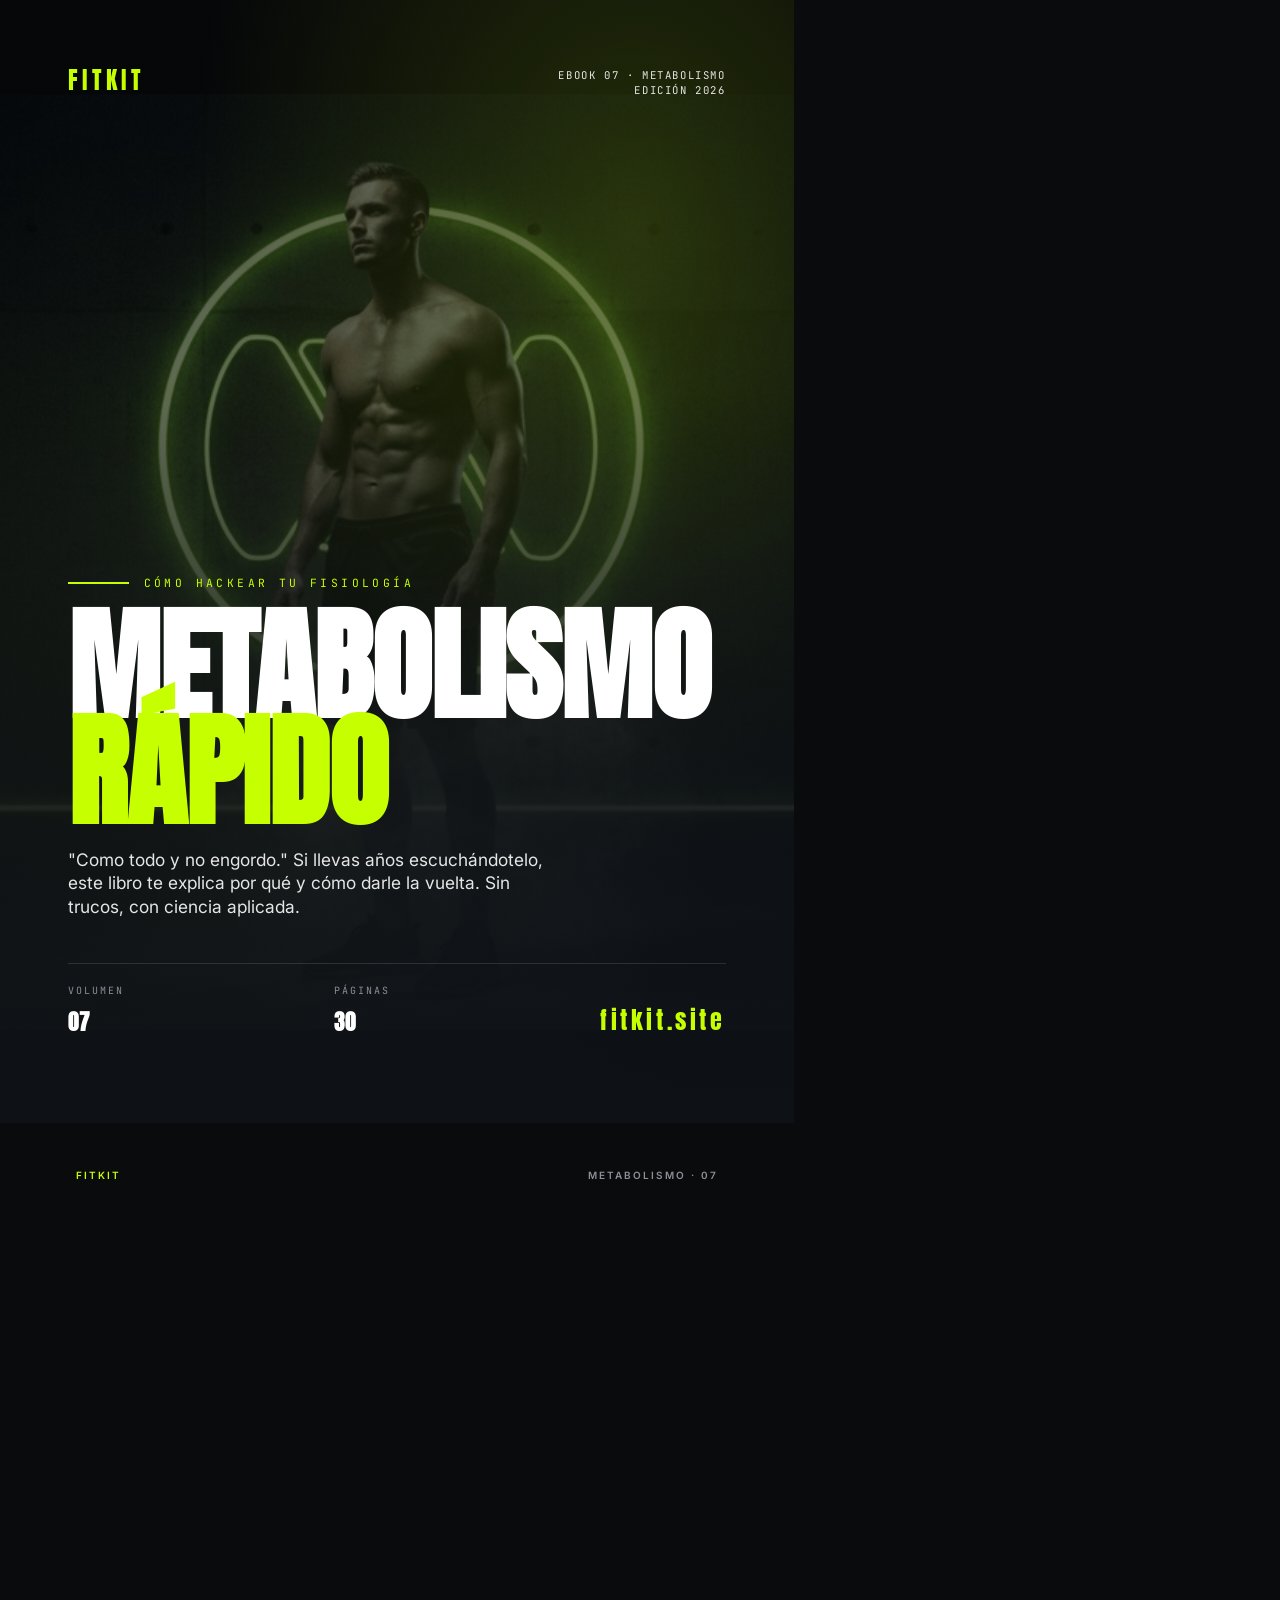
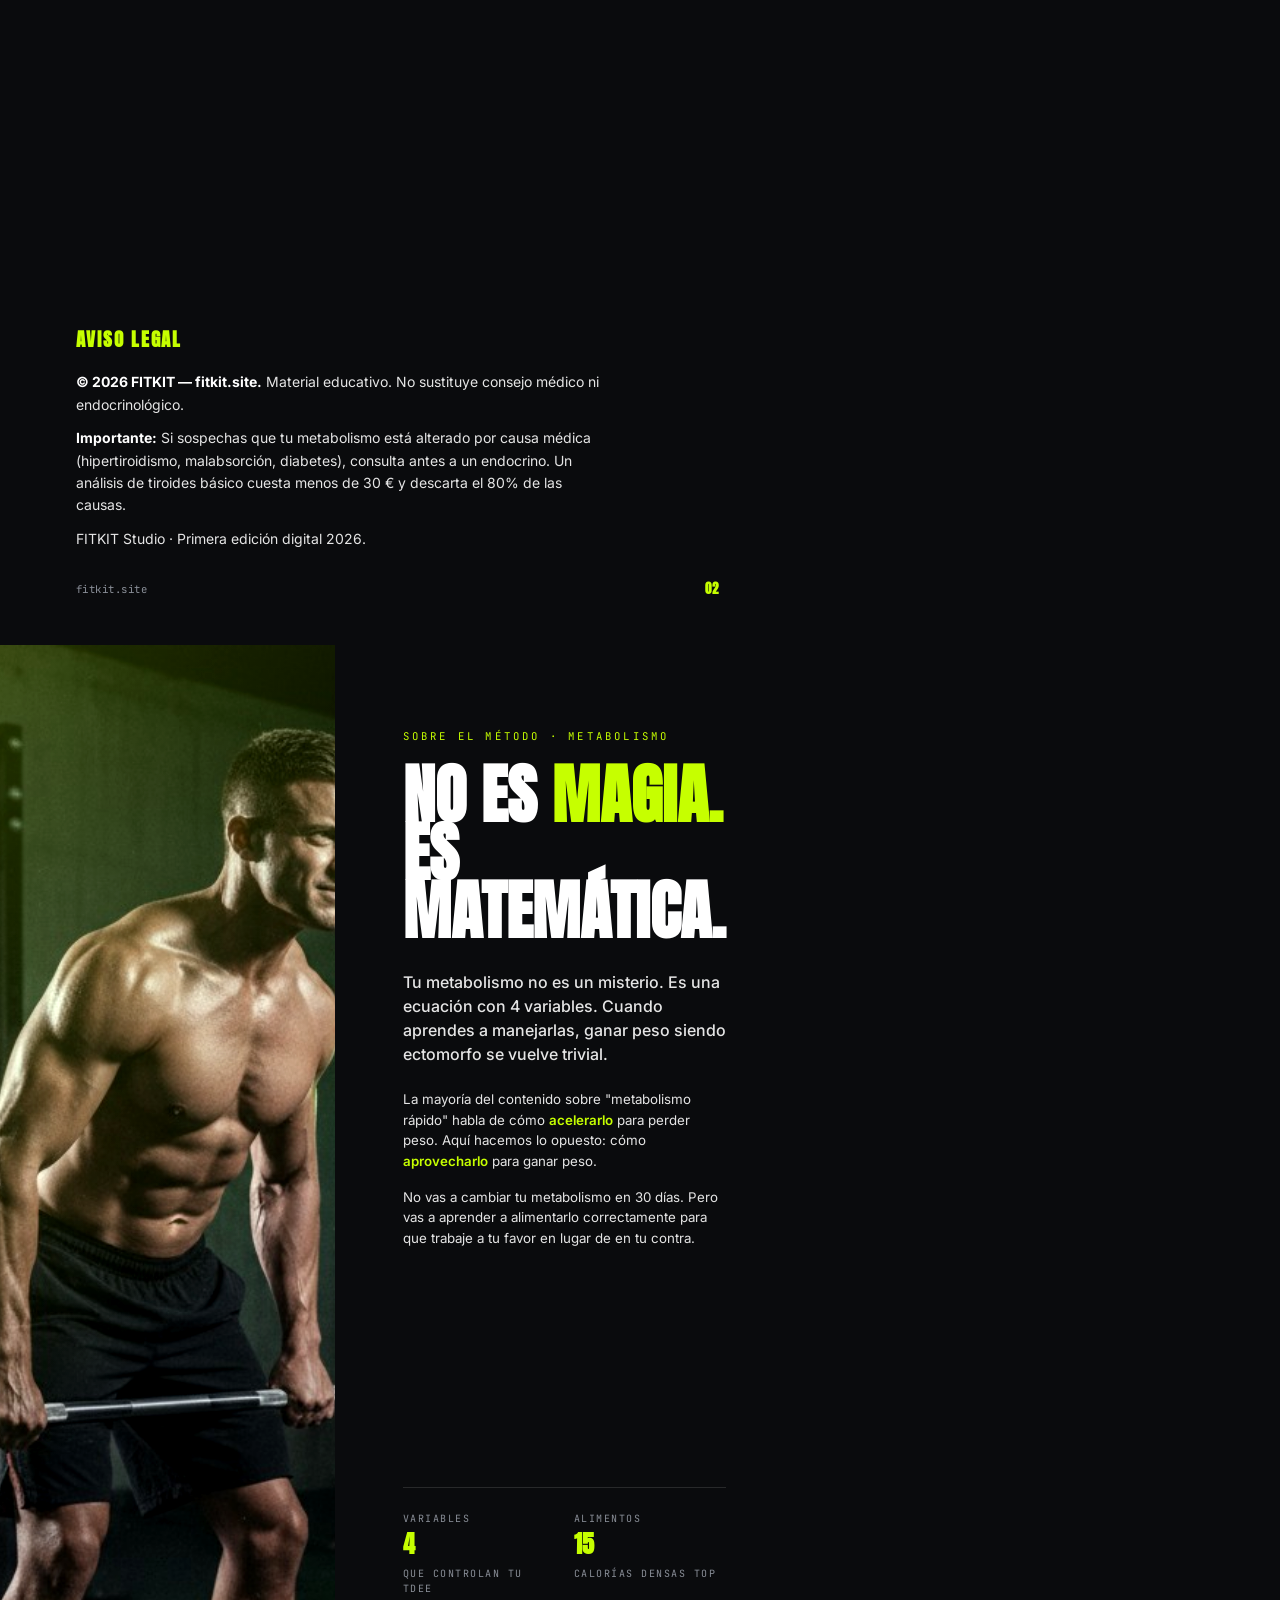
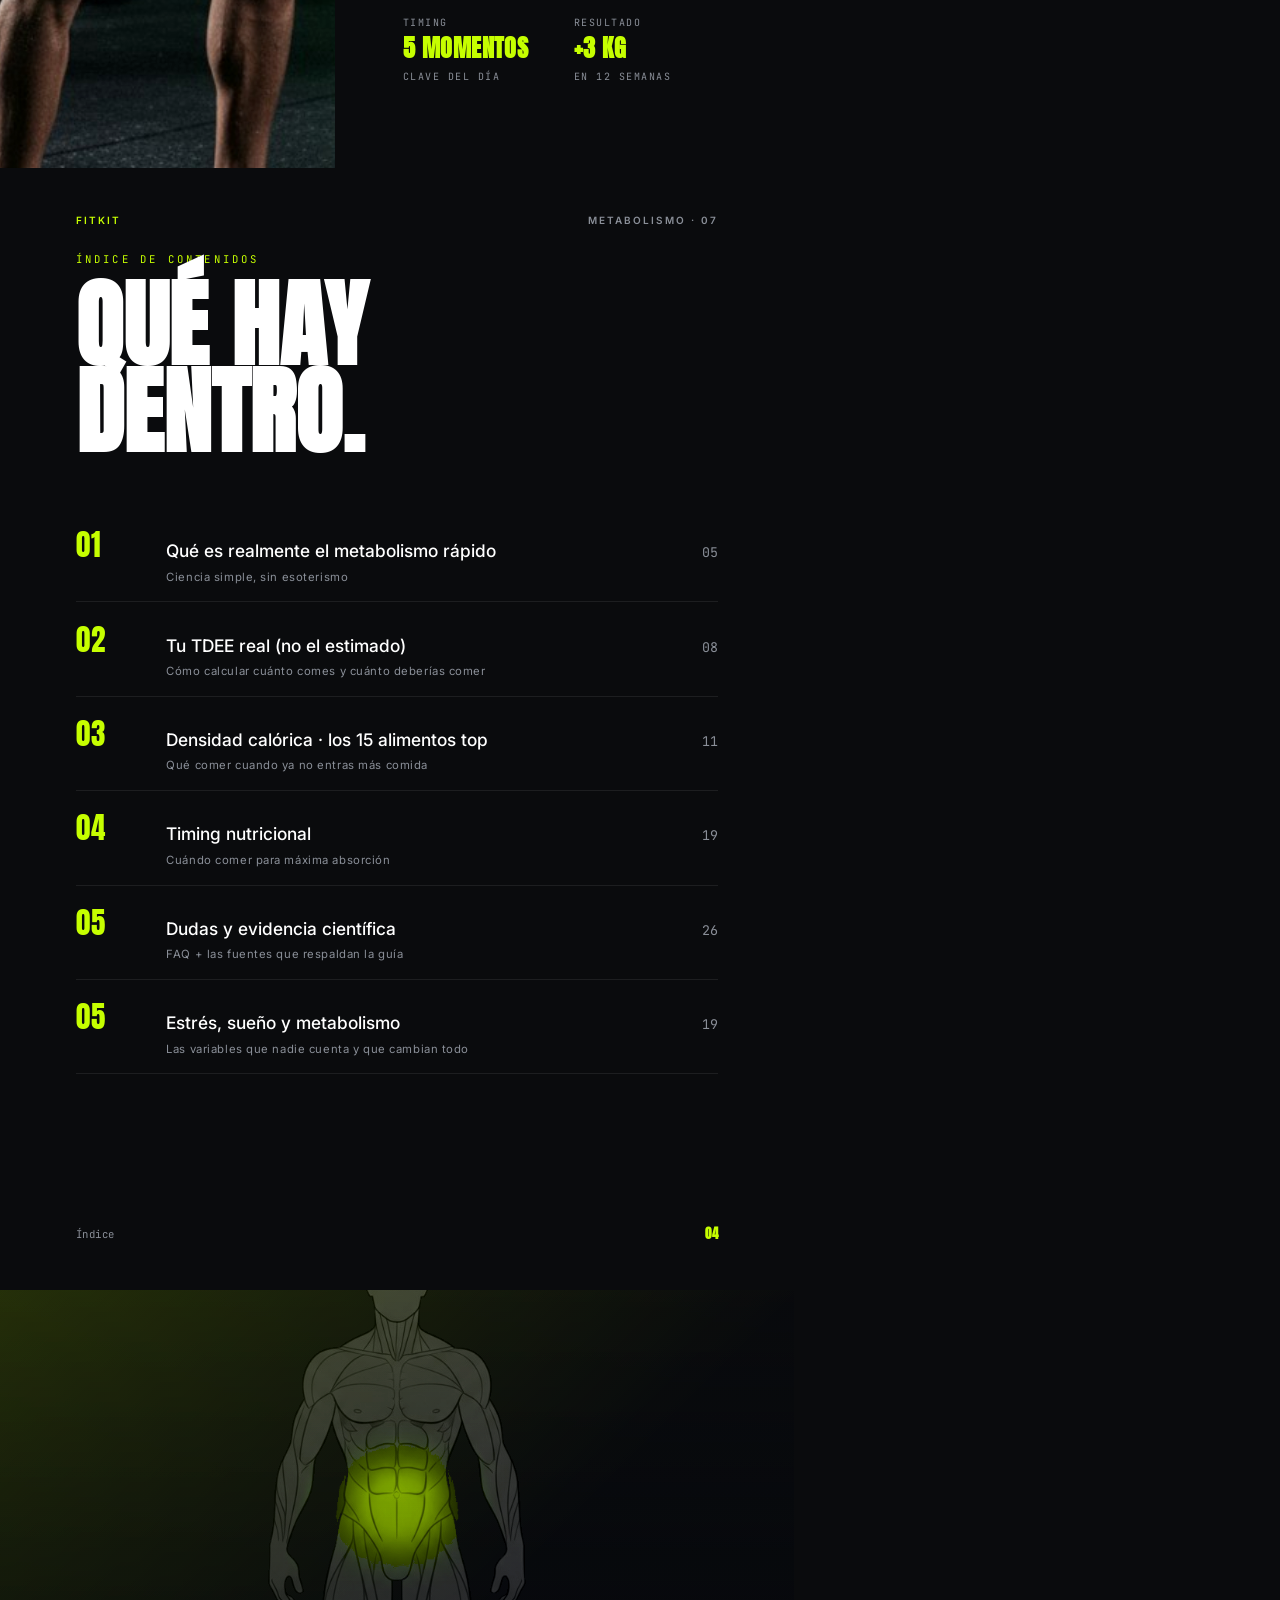
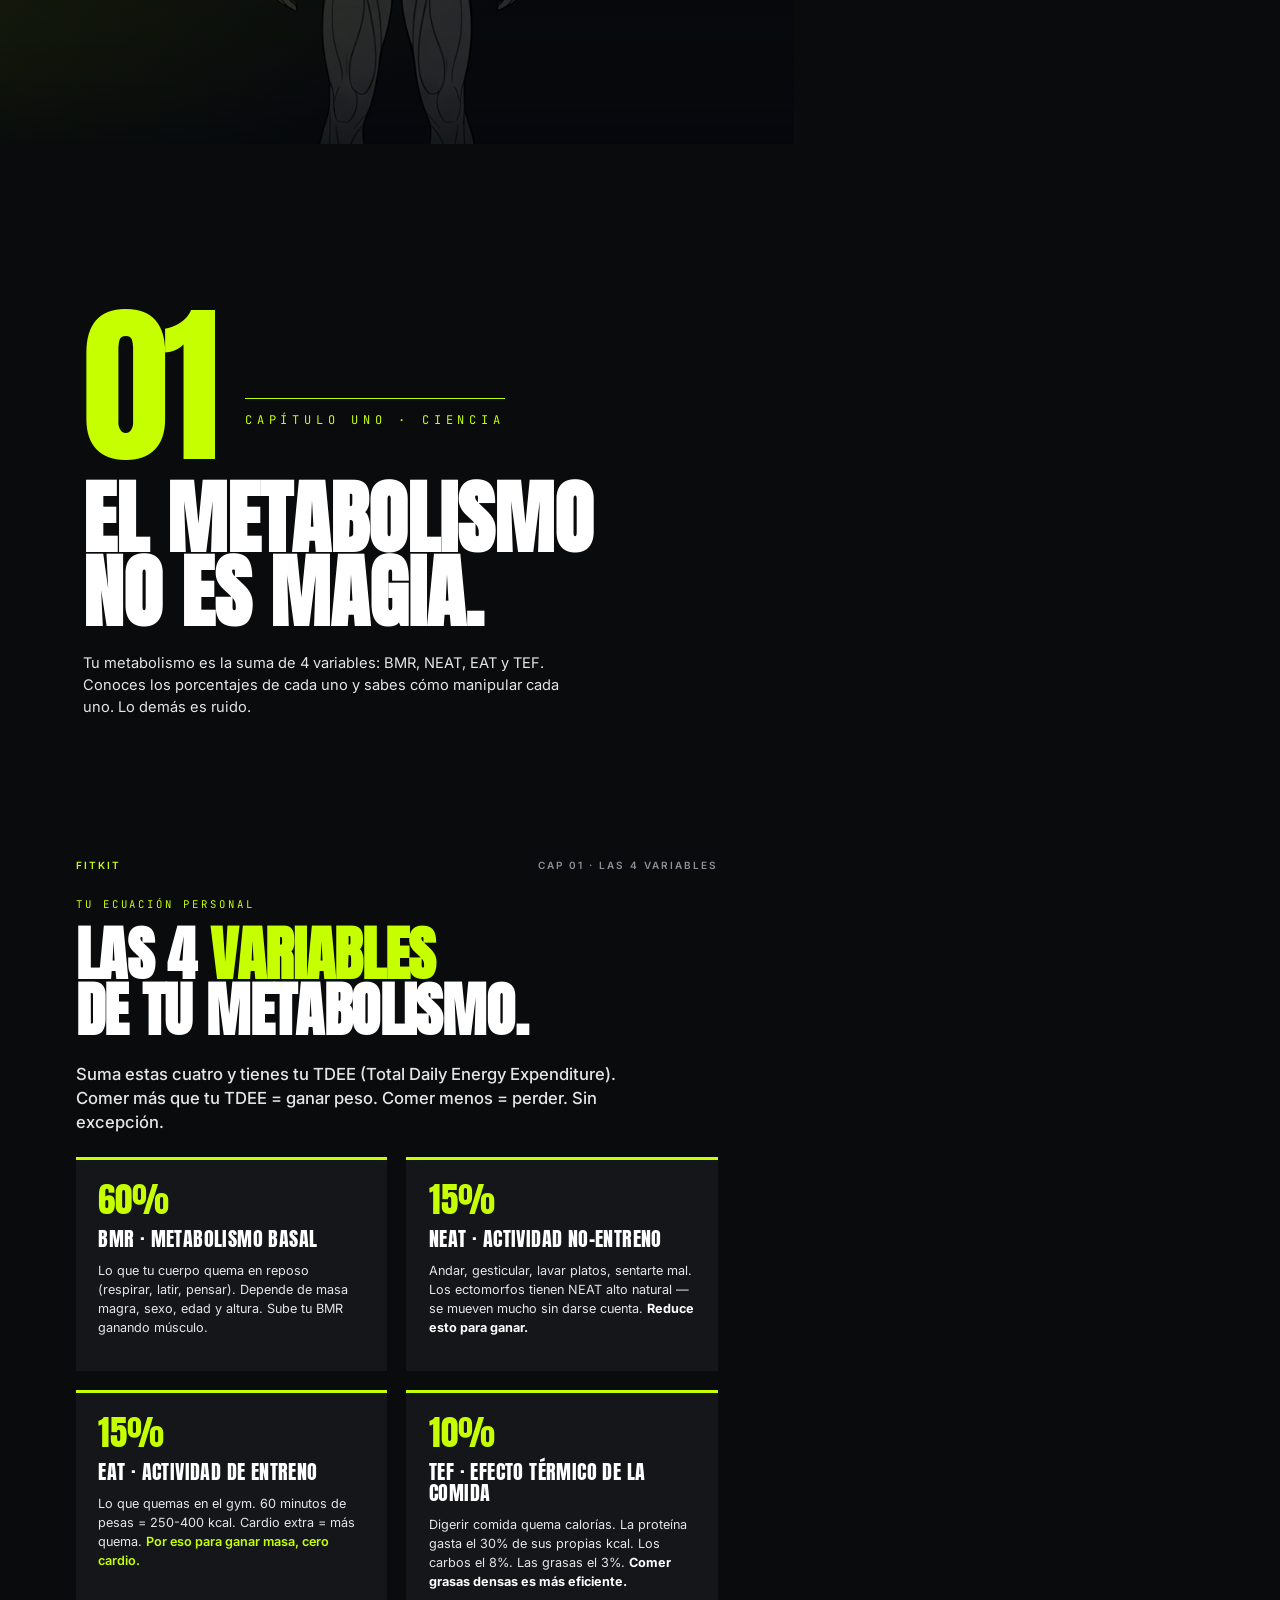
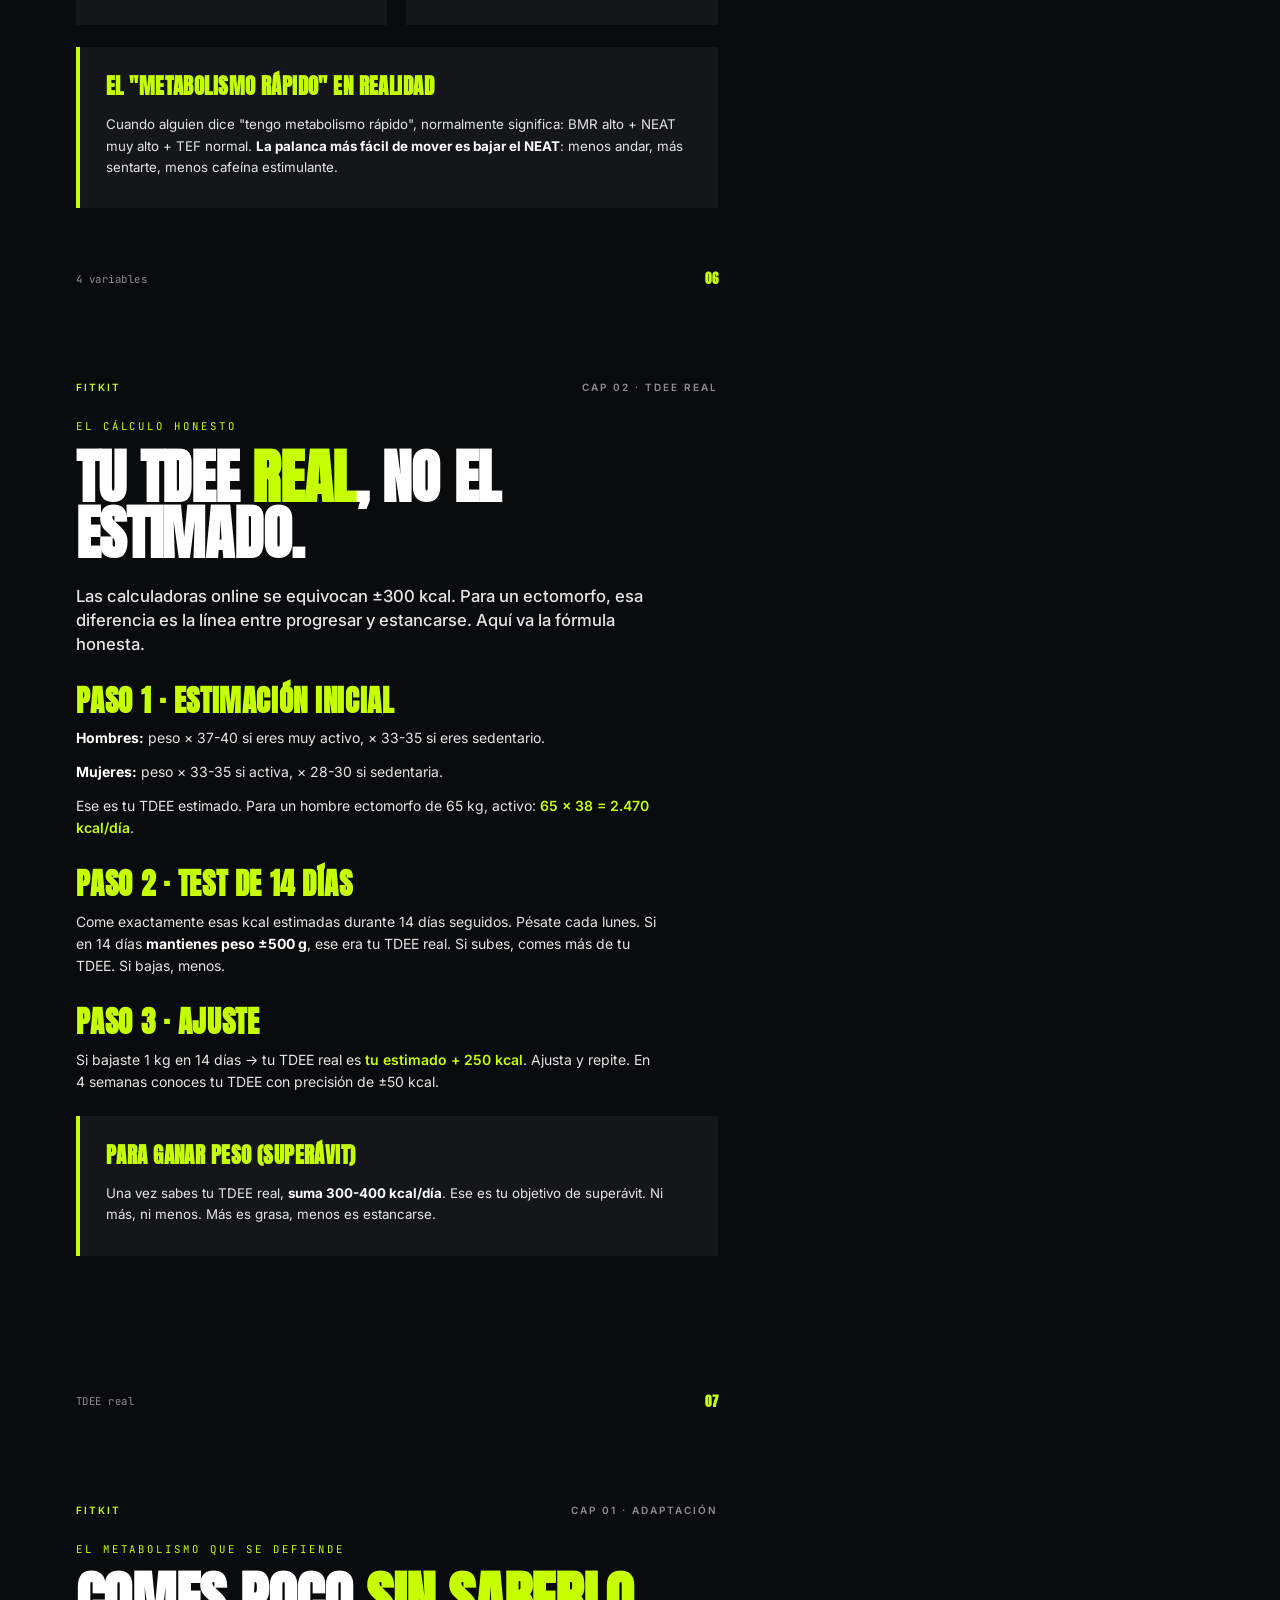
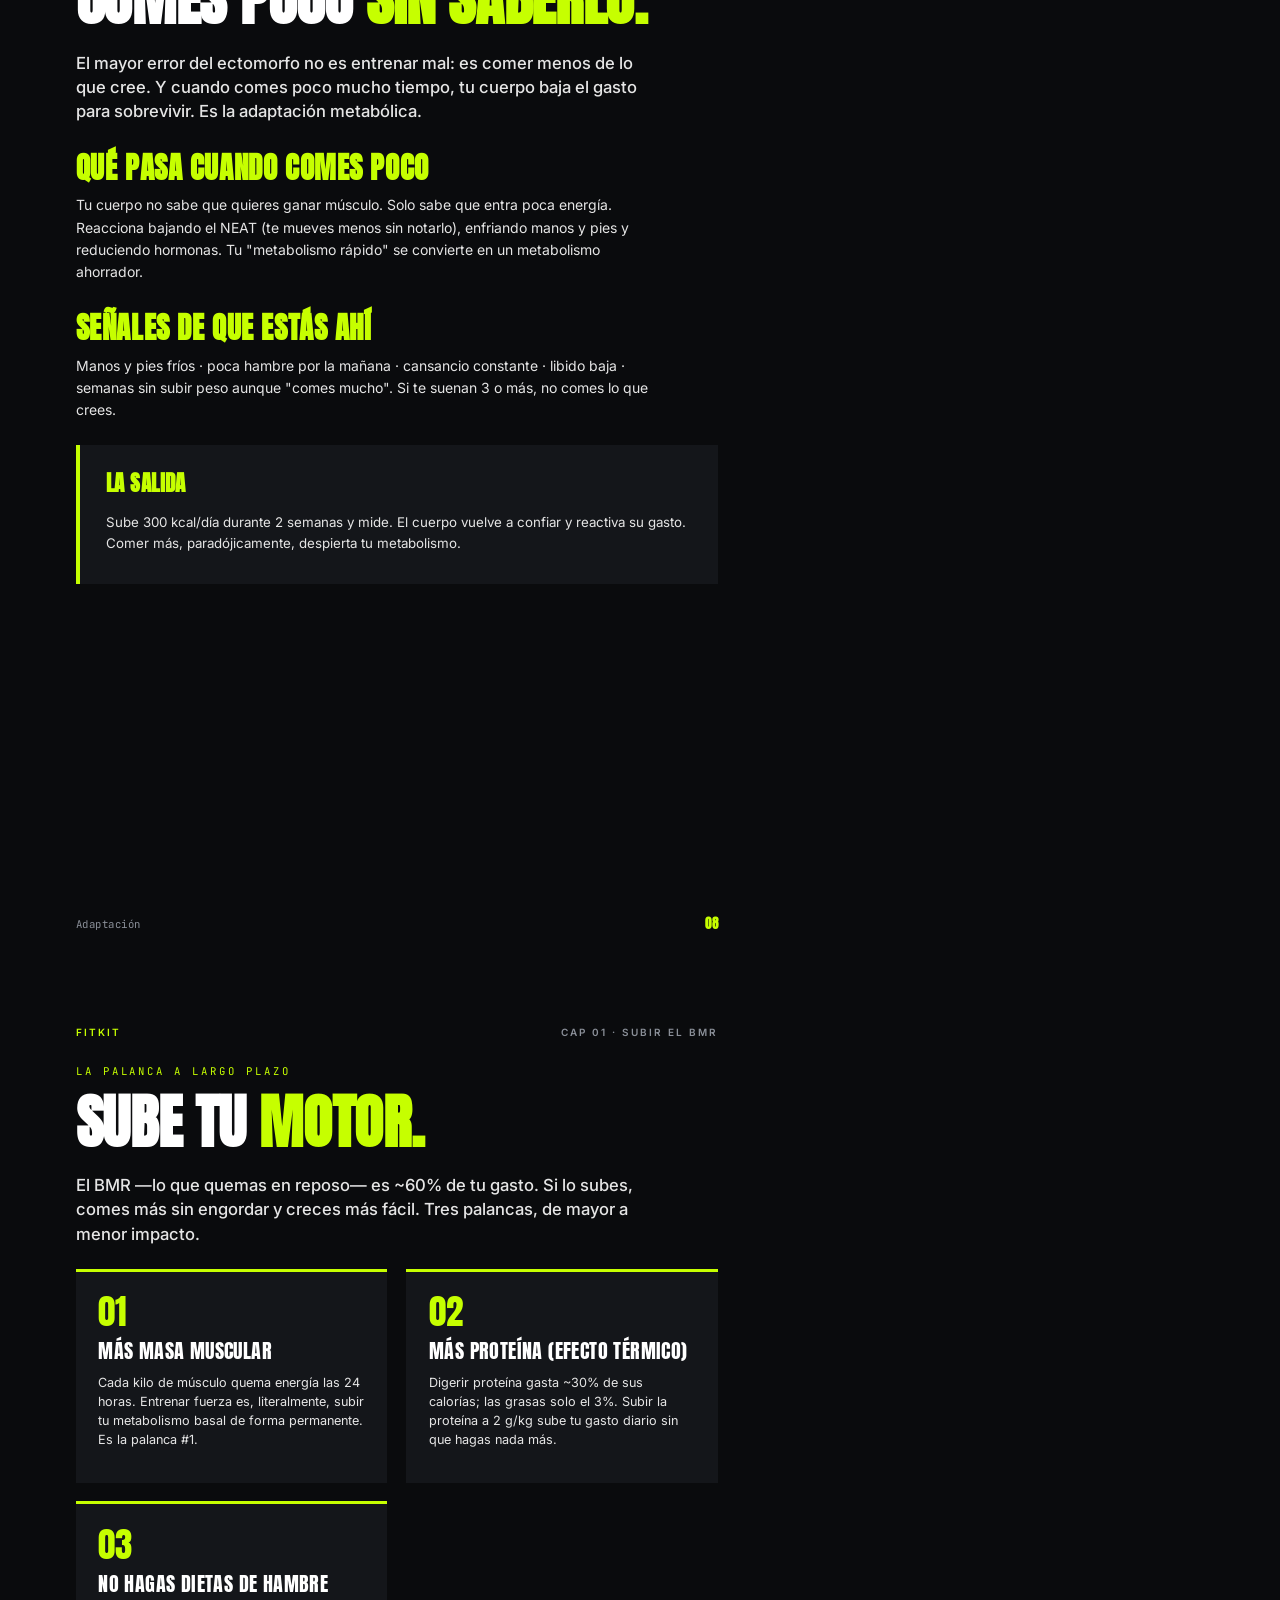
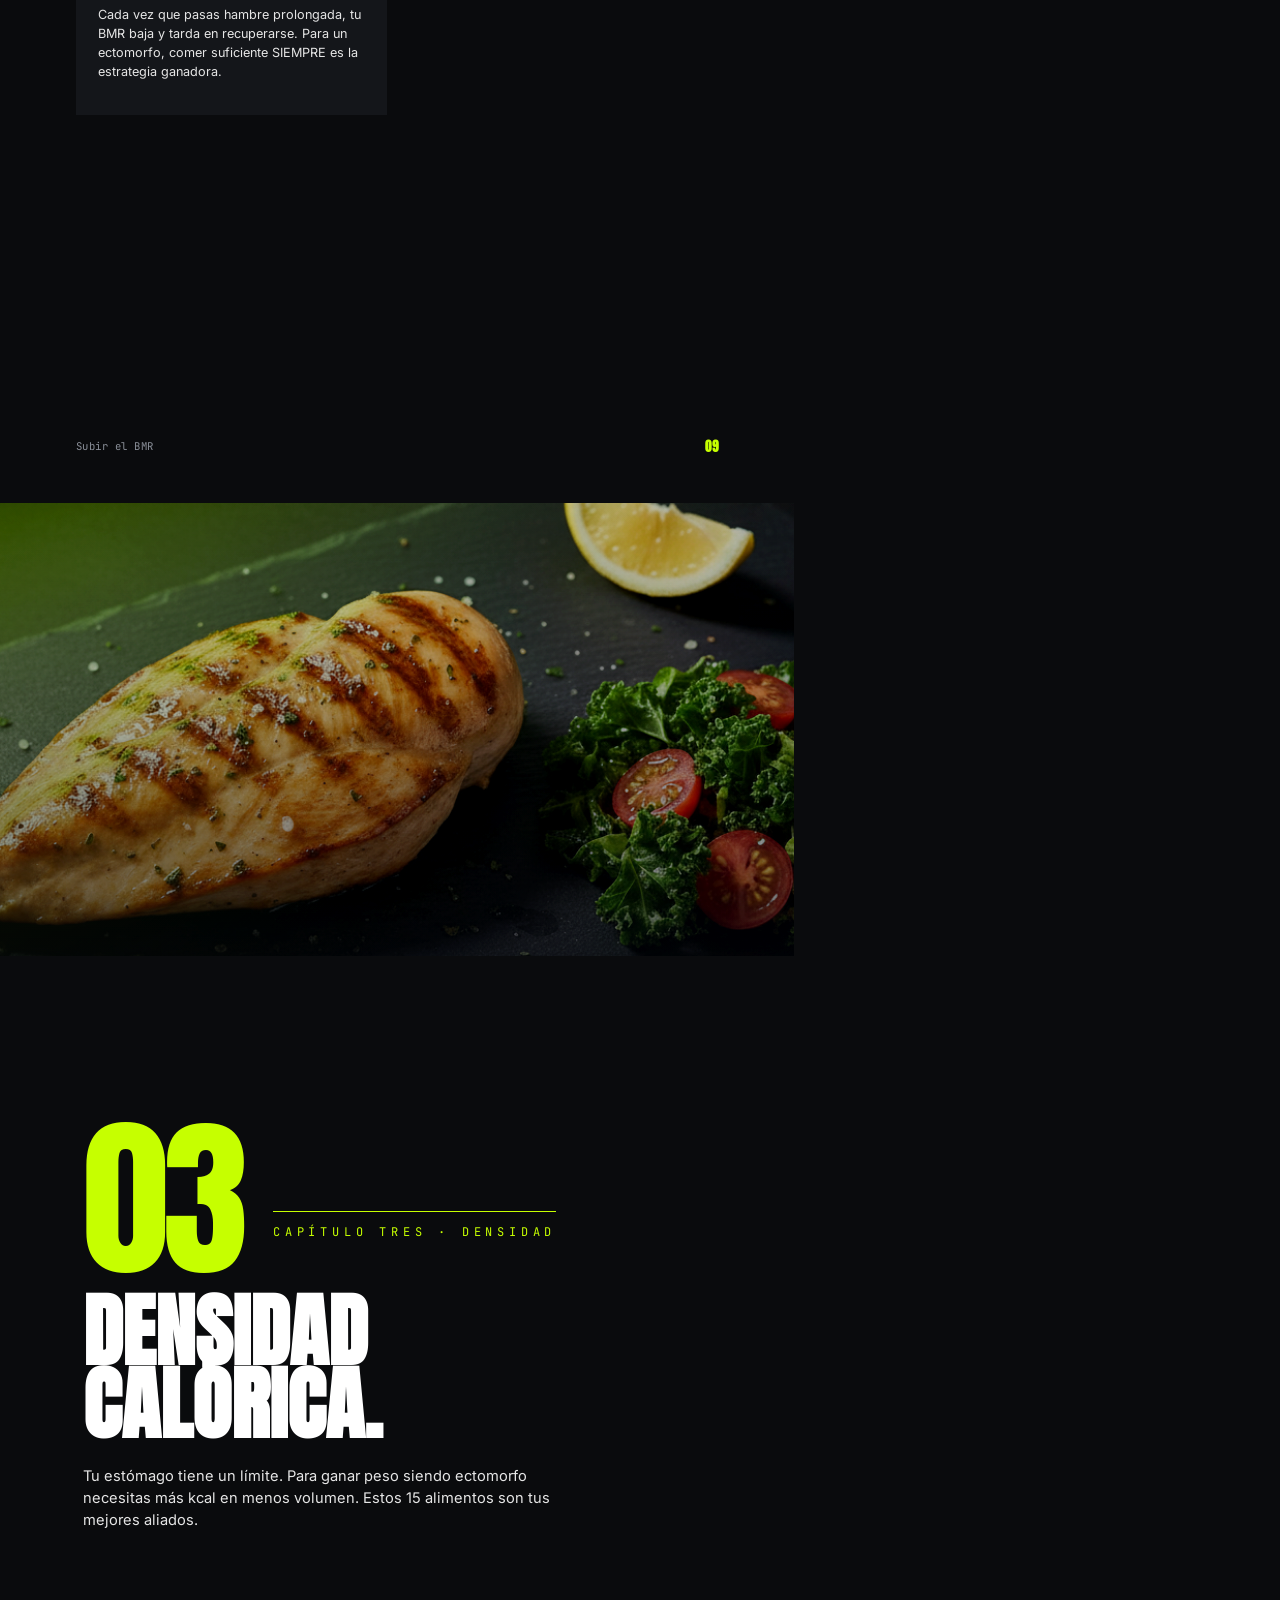
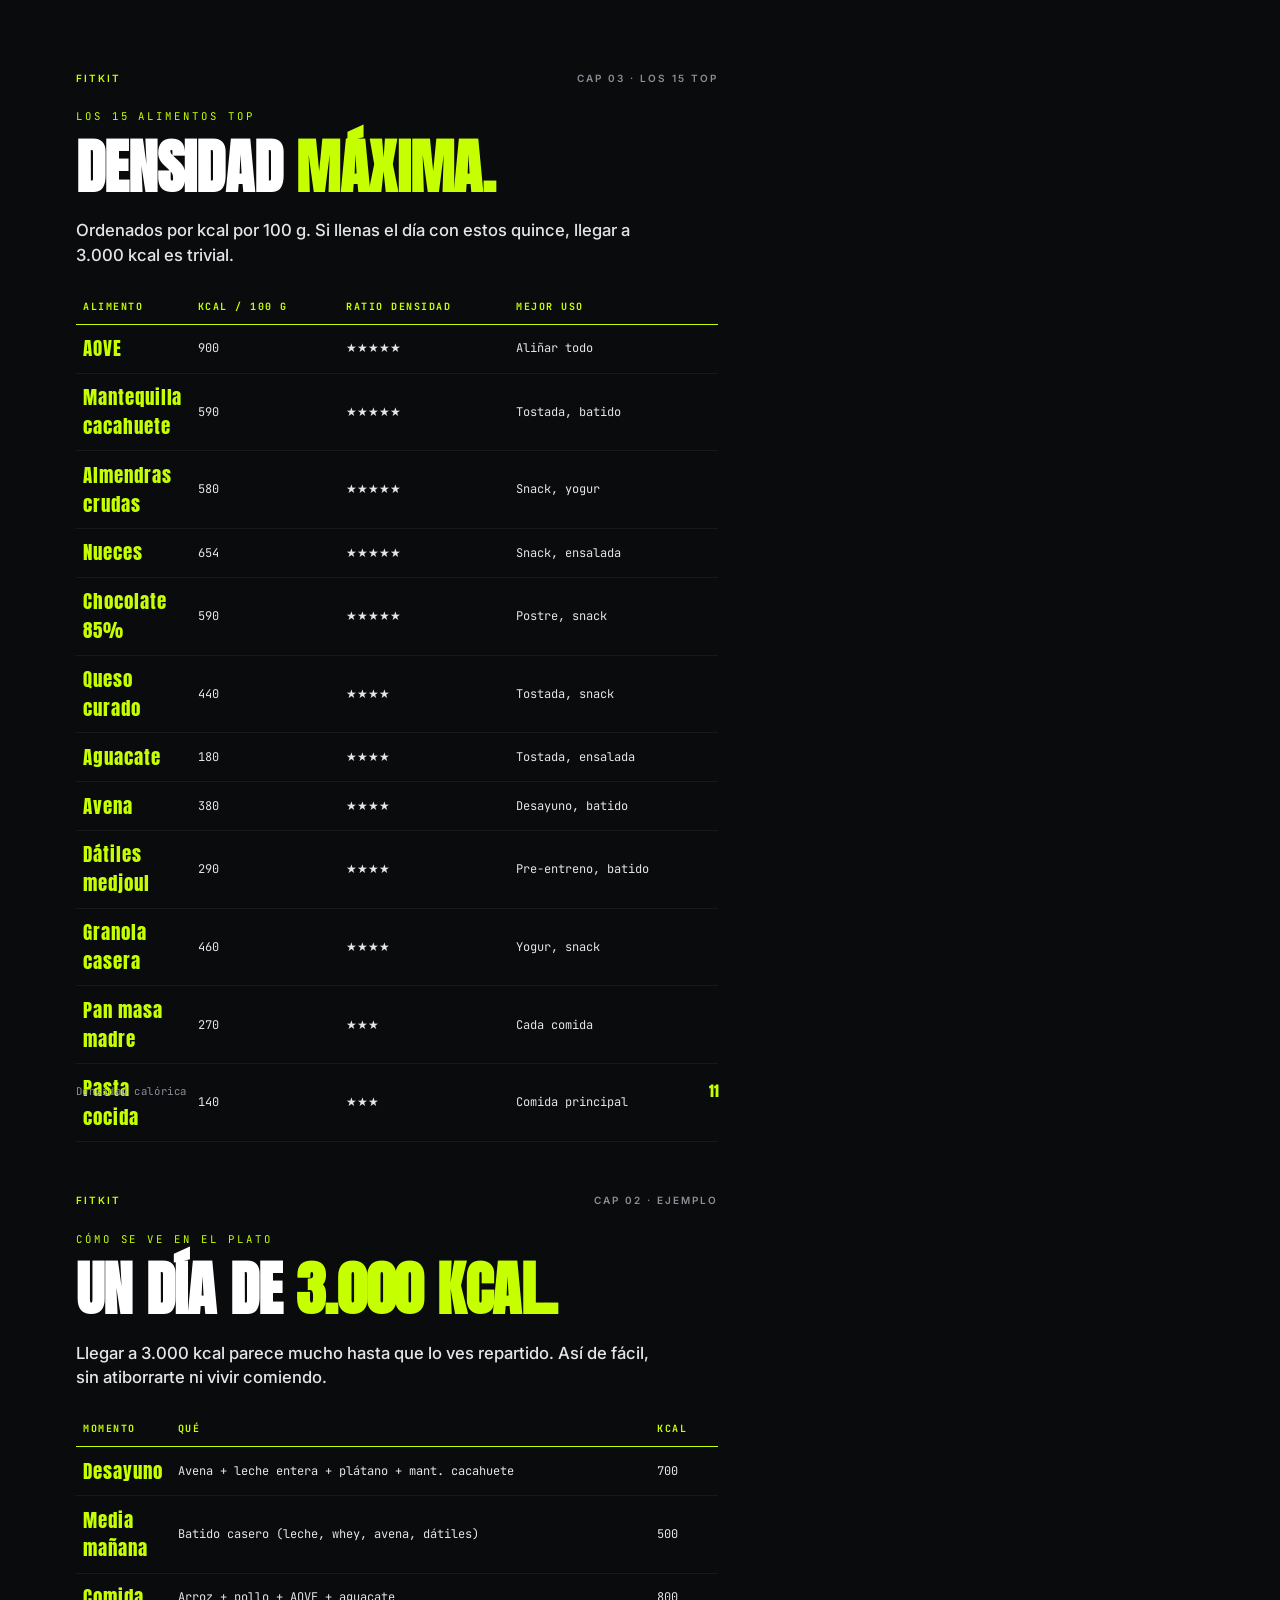
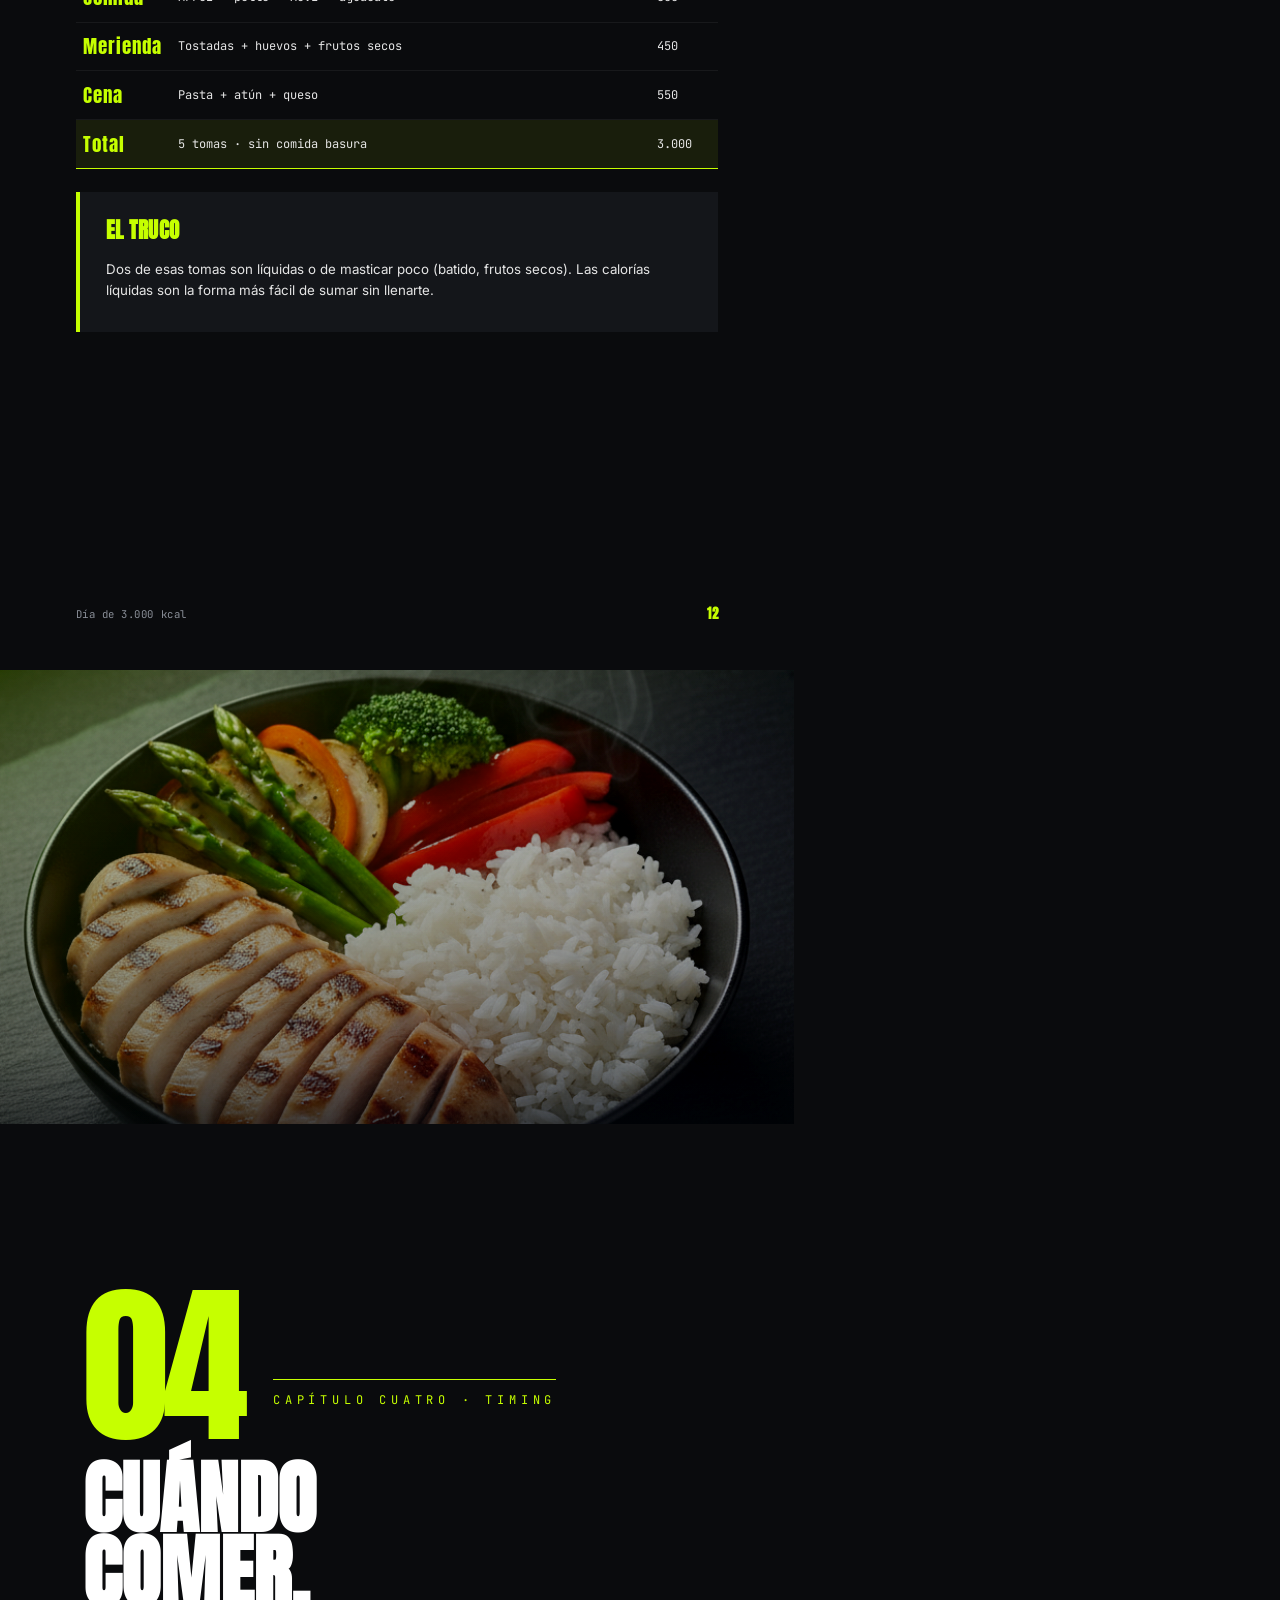
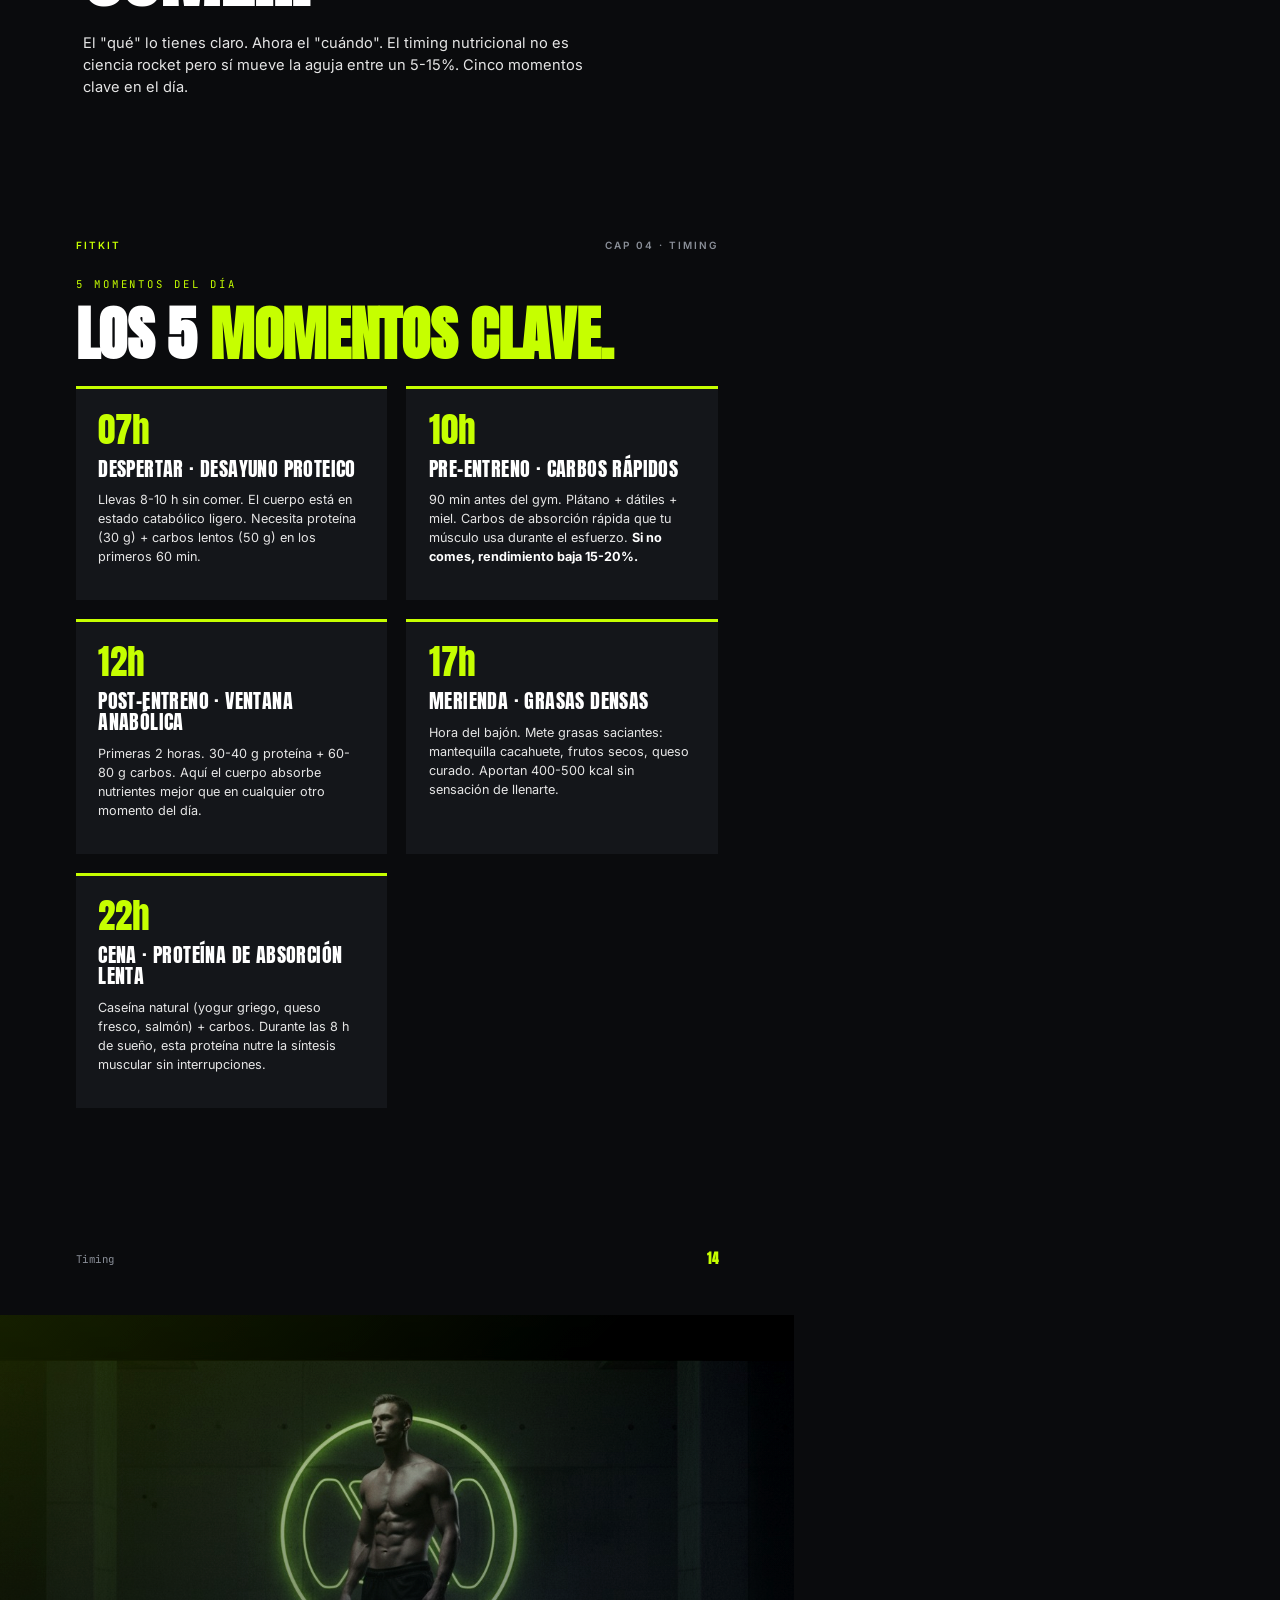
<file: ebook-07-metabolismo/index.html>
<!DOCTYPE html>
<html lang="es"><head><meta charset="UTF-8"><title>FITKIT · Metabolismo Rápido</title><link rel="stylesheet" href="styles.css"></head><body>

<section class="page cover">
  <div class="cover__top"><div class="cover__logo">FITKIT</div><div class="cover__tag">EBOOK 07 · METABOLISMO<br>EDICIÓN 2026</div></div>
  <div class="cover__hero"></div>
  <div class="cover__bottom">
    <div class="cover__eyebrow">Cómo hackear tu fisiología</div>
    <h1 class="cover__title">Metabolismo<br><em>Rápido</em></h1>
    <p class="cover__subtitle">"Como todo y no engordo." Si llevas años escuchándotelo, este libro te explica por qué y cómo darle la vuelta. Sin trucos, con ciencia aplicada.</p>
    <div class="cover__meta"><div class="cover__meta-block">Volumen<strong>07</strong></div><div class="cover__meta-block">Páginas<strong>30</strong></div><div class="cover__url">fitkit.site</div></div>
  </div>
</section>

<section class="page copyright-page">
  <div class="page-header"><span class="brand">FITKIT</span><span>METABOLISMO · 07</span></div>
  <div class="small-print">
    <h3>Aviso legal</h3>
    <p><strong>© 2026 FITKIT — fitkit.site.</strong> Material educativo. No sustituye consejo médico ni endocrinológico.</p>
    <p><strong>Importante:</strong> Si sospechas que tu metabolismo está alterado por causa médica (hipertiroidismo, malabsorción, diabetes), consulta antes a un endocrino. Un análisis de tiroides básico cuesta menos de 30 € y descarta el 80% de las causas.</p>
    <p>FITKIT Studio · Primera edición digital 2026.</p>
  </div>
  <div class="page-footer"><span>fitkit.site</span><span class="pagenum"></span></div>
</section>

<section class="page about-method">
  <div class="about-method__photo" style="background-image:url('assets/author.jpg')"></div>
  <div class="about-method__body">
    <div>
      <div class="about-method__eyebrow">Sobre el método · Metabolismo</div>
      <h2 class="about-method__title">No es <em>magia.</em><br>Es matemática.</h2>
      <p class="about-method__lead">Tu metabolismo no es un misterio. Es una ecuación con 4 variables. Cuando aprendes a manejarlas, ganar peso siendo ectomorfo se vuelve trivial.</p>
      <p class="about-method__desc">La mayoría del contenido sobre "metabolismo rápido" habla de cómo <em>acelerarlo</em> para perder peso. Aquí hacemos lo opuesto: cómo <em>aprovecharlo</em> para ganar peso.</p>
      <p class="about-method__desc">No vas a cambiar tu metabolismo en 30 días. Pero vas a aprender a alimentarlo correctamente para que trabaje a tu favor en lugar de en tu contra.</p>
    </div>
    <div class="about-method__credentials">
      <div class="about-method__cred-item">Variables<strong>4</strong>que controlan tu TDEE</div>
      <div class="about-method__cred-item">Alimentos<strong>15</strong>calorías densas top</div>
      <div class="about-method__cred-item">Timing<strong>5 momentos</strong>clave del día</div>
      <div class="about-method__cred-item">Resultado<strong>+3 kg</strong>en 12 semanas</div>
    </div>
  </div>
</section>

<section class="page">
  <div class="page-header"><span class="brand">FITKIT</span><span>METABOLISMO · 07</span></div>
  <div class="toc-eyebrow">Índice de contenidos</div>
  <h2 class="toc-title">Qué hay<br>dentro.</h2>
  <ol class="toc-list">
    <li class="toc-item"><span class="toc-item__num">01</span><span class="toc-item__name">Qué es realmente el metabolismo rápido<small>Ciencia simple, sin esoterismo</small></span><span class="toc-item__page">05</span></li>
    <li class="toc-item"><span class="toc-item__num">02</span><span class="toc-item__name">Tu TDEE real (no el estimado)<small>Cómo calcular cuánto comes y cuánto deberías comer</small></span><span class="toc-item__page">08</span></li>
    <li class="toc-item"><span class="toc-item__num">03</span><span class="toc-item__name">Densidad calórica · los 15 alimentos top<small>Qué comer cuando ya no entras más comida</small></span><span class="toc-item__page">11</span></li>
    <li class="toc-item"><span class="toc-item__num">04</span><span class="toc-item__name">Timing nutricional<small>Cuándo comer para máxima absorción</small></span><span class="toc-item__page">19</span></li>
    <li class="toc-item"><span class="toc-item__num">05</span><span class="toc-item__name">Dudas y evidencia científica<small>FAQ + las fuentes que respaldan la guía</small></span><span class="toc-item__page">26</span></li>
    <li class="toc-item"><span class="toc-item__num">05</span><span class="toc-item__name">Estrés, sueño y metabolismo<small>Las variables que nadie cuenta y que cambian todo</small></span><span class="toc-item__page">19</span></li>
  </ol>
  <div class="page-footer"><span>Índice</span><span class="pagenum"></span></div>
</section>

<section class="page chapter-divider">
  <div class="chapter-divider__img" style="background-image:url('assets/ch1.png')"></div>
  <div class="chapter-divider__content">
    <div class="chapter-divider__top"><div class="ch-num">01</div><div class="ch-label">Capítulo uno · Ciencia</div></div>
    <h2 class="ch-title">El metabolismo<br>no es magia.</h2>
    <p class="ch-desc">Tu metabolismo es la suma de 4 variables: BMR, NEAT, EAT y TEF. Conoces los porcentajes de cada uno y sabes cómo manipular cada uno. Lo demás es ruido.</p>
  </div>
</section>

<section class="page">
  <div class="page-header"><span class="brand">FITKIT</span><span>CAP 01 · LAS 4 VARIABLES</span></div>
  <div class="eyebrow">Tu ecuación personal</div>
  <h2 class="section-title">Las 4 <em>variables</em><br>de tu metabolismo.</h2>
  <p class="lead">Suma estas cuatro y tienes tu TDEE (Total Daily Energy Expenditure). Comer más que tu TDEE = ganar peso. Comer menos = perder. Sin excepción.</p>

  <div class="reasons">
    <div class="reason">
      <div class="reason__num">60%</div>
      <div class="reason__title">BMR · Metabolismo basal</div>
      <p class="reason__desc">Lo que tu cuerpo quema en reposo (respirar, latir, pensar). Depende de masa magra, sexo, edad y altura. Sube tu BMR ganando músculo.</p>
    </div>
    <div class="reason">
      <div class="reason__num">15%</div>
      <div class="reason__title">NEAT · Actividad no-entreno</div>
      <p class="reason__desc">Andar, gesticular, lavar platos, sentarte mal. Los ectomorfos tienen NEAT alto natural — se mueven mucho sin darse cuenta. <strong>Reduce esto para ganar.</strong></p>
    </div>
    <div class="reason">
      <div class="reason__num">15%</div>
      <div class="reason__title">EAT · Actividad de entreno</div>
      <p class="reason__desc">Lo que quemas en el gym. 60 minutos de pesas = 250-400 kcal. Cardio extra = más quema. <em>Por eso para ganar masa, cero cardio.</em></p>
    </div>
    <div class="reason">
      <div class="reason__num">10%</div>
      <div class="reason__title">TEF · Efecto térmico de la comida</div>
      <p class="reason__desc">Digerir comida quema calorías. La proteína gasta el 30% de sus propias kcal. Los carbos el 8%. Las grasas el 3%. <strong>Comer grasas densas es más eficiente.</strong></p>
    </div>
  </div>

  <div class="callout">
    <h4>El "metabolismo rápido" en realidad</h4>
    <p>Cuando alguien dice "tengo metabolismo rápido", normalmente significa: BMR alto + NEAT muy alto + TEF normal. <strong>La palanca más fácil de mover es bajar el NEAT</strong>: menos andar, más sentarte, menos cafeína estimulante.</p>
  </div>

  <div class="page-footer"><span>4 variables</span><span class="pagenum"></span></div>
</section>

<section class="page">
  <div class="page-header"><span class="brand">FITKIT</span><span>CAP 02 · TDEE REAL</span></div>
  <div class="eyebrow">El cálculo honesto</div>
  <h2 class="section-title">Tu TDEE <em>real</em>, no el estimado.</h2>
  <p class="lead">Las calculadoras online se equivocan ±300 kcal. Para un ectomorfo, esa diferencia es la línea entre progresar y estancarse. Aquí va la fórmula honesta.</p>

  <h3 class="sub-title">Paso 1 · Estimación inicial</h3>
  <p><strong>Hombres:</strong> peso × 37-40 si eres muy activo, × 33-35 si eres sedentario.</p>
  <p><strong>Mujeres:</strong> peso × 33-35 si activa, × 28-30 si sedentaria.</p>
  <p>Ese es tu TDEE estimado. Para un hombre ectomorfo de 65 kg, activo: <em>65 × 38 = 2.470 kcal/día</em>.</p>

  <h3 class="sub-title">Paso 2 · Test de 14 días</h3>
  <p>Come exactamente esas kcal estimadas durante 14 días seguidos. Pésate cada lunes. Si en 14 días <strong>mantienes peso ±500 g</strong>, ese era tu TDEE real. Si subes, comes más de tu TDEE. Si bajas, menos.</p>

  <h3 class="sub-title">Paso 3 · Ajuste</h3>
  <p>Si bajaste 1 kg en 14 días → tu TDEE real es <em>tu estimado + 250 kcal</em>. Ajusta y repite. En 4 semanas conoces tu TDEE con precisión de ±50 kcal.</p>

  <div class="callout">
    <h4>Para ganar peso (superávit)</h4>
    <p>Una vez sabes tu TDEE real, <strong>suma 300-400 kcal/día</strong>. Ese es tu objetivo de superávit. Ni más, ni menos. Más es grasa, menos es estancarse.</p>
  </div>

  <div class="page-footer"><span>TDEE real</span><span class="pagenum"></span></div>
</section>

<section class="page">
  <div class="page-header"><span class="brand">FITKIT</span><span>CAP 01 · ADAPTACIÓN</span></div>
  <div class="eyebrow">El metabolismo que se defiende</div>
  <h2 class="section-title">Comes poco <em>sin saberlo.</em></h2>
  <p class="lead">El mayor error del ectomorfo no es entrenar mal: es comer menos de lo que cree. Y cuando comes poco mucho tiempo, tu cuerpo baja el gasto para sobrevivir. Es la adaptación metabólica.</p>
  <h3 class="sub-title">Qué pasa cuando comes poco</h3>
  <p>Tu cuerpo no sabe que quieres ganar músculo. Solo sabe que entra poca energía. Reacciona bajando el NEAT (te mueves menos sin notarlo), enfriando manos y pies y reduciendo hormonas. Tu "metabolismo rápido" se convierte en un metabolismo ahorrador.</p>
  <h3 class="sub-title">Señales de que estás ahí</h3>
  <p>Manos y pies fríos · poca hambre por la mañana · cansancio constante · libido baja · semanas sin subir peso aunque "comes mucho". Si te suenan 3 o más, no comes lo que crees.</p>
  <div class="callout"><h4>La salida</h4><p>Sube 300 kcal/día durante 2 semanas y mide. El cuerpo vuelve a confiar y reactiva su gasto. Comer más, paradójicamente, despierta tu metabolismo.</p></div>
  <div class="page-footer"><span>Adaptación</span><span class="pagenum"></span></div>
</section>

<section class="page">
  <div class="page-header"><span class="brand">FITKIT</span><span>CAP 01 · SUBIR EL BMR</span></div>
  <div class="eyebrow">La palanca a largo plazo</div>
  <h2 class="section-title">Sube tu <em>motor.</em></h2>
  <p class="lead">El BMR —lo que quemas en reposo— es ~60% de tu gasto. Si lo subes, comes más sin engordar y creces más fácil. Tres palancas, de mayor a menor impacto.</p>
  <div class="reasons">
    <div class="reason"><div class="reason__num">01</div><div class="reason__title">Más masa muscular</div><p class="reason__desc">Cada kilo de músculo quema energía las 24 horas. Entrenar fuerza es, literalmente, subir tu metabolismo basal de forma permanente. Es la palanca #1.</p></div>
    <div class="reason"><div class="reason__num">02</div><div class="reason__title">Más proteína (efecto térmico)</div><p class="reason__desc">Digerir proteína gasta ~30% de sus calorías; las grasas solo el 3%. Subir la proteína a 2 g/kg sube tu gasto diario sin que hagas nada más.</p></div>
    <div class="reason"><div class="reason__num">03</div><div class="reason__title">No hagas dietas de hambre</div><p class="reason__desc">Cada vez que pasas hambre prolongada, tu BMR baja y tarda en recuperarse. Para un ectomorfo, comer suficiente SIEMPRE es la estrategia ganadora.</p></div>
  </div>
  <div class="page-footer"><span>Subir el BMR</span><span class="pagenum"></span></div>
</section>

<section class="page chapter-divider">
  <div class="chapter-divider__img" style="background-image:url('assets/ch2.png')"></div>
  <div class="chapter-divider__content">
    <div class="chapter-divider__top"><div class="ch-num">03</div><div class="ch-label">Capítulo tres · Densidad</div></div>
    <h2 class="ch-title">Densidad<br>calórica.</h2>
    <p class="ch-desc">Tu estómago tiene un límite. Para ganar peso siendo ectomorfo necesitas más kcal en menos volumen. Estos 15 alimentos son tus mejores aliados.</p>
  </div>
</section>

<section class="page">
  <div class="page-header"><span class="brand">FITKIT</span><span>CAP 03 · LOS 15 TOP</span></div>
  <div class="eyebrow">Los 15 alimentos top</div>
  <h2 class="section-title">Densidad <em>máxima.</em></h2>
  <p class="lead">Ordenados por kcal por 100 g. Si llenas el día con estos quince, llegar a 3.000 kcal es trivial.</p>

  <table class="prog-table">
    <thead><tr><th>Alimento</th><th>kcal / 100 g</th><th>Ratio densidad</th><th>Mejor uso</th></tr></thead>
    <tbody>
      <tr><td class="week">AOVE</td><td>900</td><td>★★★★★</td><td>Aliñar todo</td></tr>
      <tr><td class="week">Mantequilla cacahuete</td><td>590</td><td>★★★★★</td><td>Tostada, batido</td></tr>
      <tr><td class="week">Almendras crudas</td><td>580</td><td>★★★★★</td><td>Snack, yogur</td></tr>
      <tr><td class="week">Nueces</td><td>654</td><td>★★★★★</td><td>Snack, ensalada</td></tr>
      <tr><td class="week">Chocolate 85%</td><td>590</td><td>★★★★★</td><td>Postre, snack</td></tr>
      <tr><td class="week">Queso curado</td><td>440</td><td>★★★★</td><td>Tostada, snack</td></tr>
      <tr><td class="week">Aguacate</td><td>180</td><td>★★★★</td><td>Tostada, ensalada</td></tr>
      <tr><td class="week">Avena</td><td>380</td><td>★★★★</td><td>Desayuno, batido</td></tr>
      <tr><td class="week">Dátiles medjoul</td><td>290</td><td>★★★★</td><td>Pre-entreno, batido</td></tr>
      <tr><td class="week">Granola casera</td><td>460</td><td>★★★★</td><td>Yogur, snack</td></tr>
      <tr><td class="week">Pan masa madre</td><td>270</td><td>★★★</td><td>Cada comida</td></tr>
      <tr><td class="week">Pasta cocida</td><td>140</td><td>★★★</td><td>Comida principal</td></tr>
      <tr><td class="week">Arroz cocido</td><td>130</td><td>★★★</td><td>Comida principal</td></tr>
      <tr><td class="week">Plátano maduro</td><td>89</td><td>★★★</td><td>Cualquier hora</td></tr>
      <tr><td class="week">Leche entera</td><td>62</td><td>★★★</td><td>Beber, cocinar</td></tr>
    </tbody>
  </table>
  <div class="callout">
    <h4>Hack de densidad</h4>
    <p>Añade siempre un "doble" calórico a cada comida: AOVE en el arroz cocido, mantequilla cacahuete en la tostada, nueces en el yogur, dátiles en el batido. Suma <strong>200-300 kcal sin volumen extra</strong>.</p>
  </div>
  <div class="page-footer"><span>Densidad calórica</span><span class="pagenum"></span></div>
</section>

<section class="page">
  <div class="page-header"><span class="brand">FITKIT</span><span>CAP 02 · EJEMPLO</span></div>
  <div class="eyebrow">Cómo se ve en el plato</div>
  <h2 class="section-title">Un día de <em>3.000 kcal.</em></h2>
  <p class="lead">Llegar a 3.000 kcal parece mucho hasta que lo ves repartido. Así de fácil, sin atiborrarte ni vivir comiendo.</p>
  <table class="prog-table">
    <thead><tr><th>Momento</th><th>Qué</th><th>kcal</th></tr></thead>
    <tbody>
      <tr><td class="week">Desayuno</td><td>Avena + leche entera + plátano + mant. cacahuete</td><td>700</td></tr>
      <tr><td class="week">Media mañana</td><td>Batido casero (leche, whey, avena, dátiles)</td><td>500</td></tr>
      <tr><td class="week">Comida</td><td>Arroz + pollo + AOVE + aguacate</td><td>800</td></tr>
      <tr><td class="week">Merienda</td><td>Tostadas + huevos + frutos secos</td><td>450</td></tr>
      <tr><td class="week">Cena</td><td>Pasta + atún + queso</td><td>550</td></tr>
      <tr class="milestone"><td class="week">Total</td><td>5 tomas · sin comida basura</td><td>3.000</td></tr>
    </tbody>
  </table>
  <div class="callout"><h4>El truco</h4><p>Dos de esas tomas son líquidas o de masticar poco (batido, frutos secos). Las calorías líquidas son la forma más fácil de sumar sin llenarte.</p></div>
  <div class="page-footer"><span>Día de 3.000 kcal</span><span class="pagenum"></span></div>
</section>

<section class="page chapter-divider">
  <div class="chapter-divider__img" style="background-image:url('assets/ch3.png')"></div>
  <div class="chapter-divider__content">
    <div class="chapter-divider__top"><div class="ch-num">04</div><div class="ch-label">Capítulo cuatro · Timing</div></div>
    <h2 class="ch-title">Cuándo<br>comer.</h2>
    <p class="ch-desc">El "qué" lo tienes claro. Ahora el "cuándo". El timing nutricional no es ciencia rocket pero sí mueve la aguja entre un 5-15%. Cinco momentos clave en el día.</p>
  </div>
</section>

<section class="page">
  <div class="page-header"><span class="brand">FITKIT</span><span>CAP 04 · TIMING</span></div>
  <div class="eyebrow">5 momentos del día</div>
  <h2 class="section-title">Los 5 <em>momentos clave.</em></h2>

  <div class="reasons">
    <div class="reason">
      <div class="reason__num">07h</div>
      <div class="reason__title">Despertar · Desayuno proteico</div>
      <p class="reason__desc">Llevas 8-10 h sin comer. El cuerpo está en estado catabólico ligero. Necesita proteína (30 g) + carbos lentos (50 g) en los primeros 60 min.</p>
    </div>
    <div class="reason">
      <div class="reason__num">10h</div>
      <div class="reason__title">Pre-entreno · Carbos rápidos</div>
      <p class="reason__desc">90 min antes del gym. Plátano + dátiles + miel. Carbos de absorción rápida que tu músculo usa durante el esfuerzo. <strong>Si no comes, rendimiento baja 15-20%.</strong></p>
    </div>
    <div class="reason">
      <div class="reason__num">12h</div>
      <div class="reason__title">Post-entreno · Ventana anabólica</div>
      <p class="reason__desc">Primeras 2 horas. 30-40 g proteína + 60-80 g carbos. Aquí el cuerpo absorbe nutrientes mejor que en cualquier otro momento del día.</p>
    </div>
    <div class="reason">
      <div class="reason__num">17h</div>
      <div class="reason__title">Merienda · Grasas densas</div>
      <p class="reason__desc">Hora del bajón. Mete grasas saciantes: mantequilla cacahuete, frutos secos, queso curado. Aportan 400-500 kcal sin sensación de llenarte.</p>
    </div>
    <div class="reason">
      <div class="reason__num">22h</div>
      <div class="reason__title">Cena · Proteína de absorción lenta</div>
      <p class="reason__desc">Caseína natural (yogur griego, queso fresco, salmón) + carbos. Durante las 8 h de sueño, esta proteína nutre la síntesis muscular sin interrupciones.</p>
    </div>
  </div>

  <div class="page-footer"><span>Timing</span><span class="pagenum"></span></div>
</section>

<section class="page chapter-divider">
  <div class="chapter-divider__img" style="background-image:url('assets/cta.jpg')"></div>
  <div class="chapter-divider__content">
    <div class="chapter-divider__top"><div class="ch-num">05</div><div class="ch-label">Capítulo cinco · Lo invisible</div></div>
    <h2 class="ch-title">Estrés y<br>sueño.</h2>
    <p class="ch-desc">Las dos variables que nadie cuenta y que cambian todo. Tu metabolismo no funciona en aislamiento. Cortisol alto y sueño insuficiente son responsables del 40% de "no progreso".</p>
  </div>
</section>

<section class="page">
  <div class="page-header"><span class="brand">FITKIT</span><span>CAP 05 · INVISIBLE</span></div>
  <div class="eyebrow">Las variables ignoradas</div>
  <h2 class="section-title">Cortisol y <em>sueño.</em></h2>

  <h3 class="sub-title">Cortisol crónico</h3>
  <p>El estrés crónico (trabajo, finanzas, relaciones, redes sociales) eleva tu cortisol todo el día. Cortisol alto = <strong>menos síntesis muscular + más resistencia a la insulina + peor sueño</strong>. Es el peor enemigo del ectomorfo.</p>

  <p>Cómo bajarlo: respiración 4-7-8 antes de comer · ejercicios de movilidad · meditación 10 min/día · contacto con naturaleza · reducir cafeína después de mediodía.</p>

  <h3 class="sub-title">Sueño insuficiente</h3>
  <p>Menos de 7 horas reduce <strong>testosterona un 15% y hormona del crecimiento un 20%</strong> al día siguiente. Es como vivir con frenos puestos. No hay nutrición ni rutina que compense la falta de sueño.</p>

  <p>Cómo arreglarlo: misma hora de acostarte cada día · habitación oscura · 18-20°C · sin pantallas la última hora · magnesio bisglicinato 400 mg 60 min antes.</p>

  <div class="callout">
    <h4>El test de 30 días</h4>
    <p>Si llevas 3 meses sin progresar, prueba esto durante 30 días sin tocar tu dieta ni rutina: <strong>8 h de sueño + 10 min meditación al día + cero cafeína después de las 14h</strong>. Verás cambios. Garantizado.</p>
  </div>

  <div class="page-footer"><span>Cortisol y sueño</span><span class="pagenum"></span></div>
</section>

<section class="page chapter-divider">
  <div class="chapter-divider__img" style="background-image:url('assets/ch1.png')"></div>
  <div class="chapter-divider__content">
    <div class="chapter-divider__top"><div class="ch-num">05</div><div class="ch-label">Capítulo cinco · Dudas y ciencia</div></div>
    <h2 class="ch-title">Preguntas<br>y evidencia.</h2>
    <p class="ch-desc">Las dudas más comunes sobre el metabolismo ectomorfo, y las fuentes que respaldan lo que cuenta esta guía.</p>
  </div>
</section>

<section class="page">
  <div class="page-header"><span class="brand">FITKIT</span><span>CAP 05 · FAQ</span></div>
  <div class="eyebrow">Sin rodeos</div>
  <h2 class="section-title">Preguntas <em>frecuentes.</em></h2>
  <h3 class="sub-title">¿De verdad existe el "metabolismo rápido"?</h3>
  <p>Sí, pero es BMR alto + NEAT muy alto, no magia. La buena noticia: el NEAT y el músculo se pueden gestionar a tu favor.</p>
  <h3 class="sub-title">¿Comer muchas veces al día acelera el metabolismo?</h3>
  <p>No. El efecto térmico depende del TOTAL de comida del día, no del número de tomas. Comes más veces porque te ayuda a llegar a las calorías, no porque "active" nada.</p>
  <h3 class="sub-title">¿Se me ha "dañado" el metabolismo de tanto comer poco?</h3>
  <p>No dañado, adaptado. Sube calorías de forma gradual y en pocas semanas tu gasto vuelve a la normalidad.</p>
  <h3 class="sub-title">¿El café o el té verde suben el metabolismo?</h3>
  <p>Un poco y de forma temporal. Útil como pre-entreno, irrelevante para ganar masa. No cuentes con ello.</p>
  <div class="page-footer"><span>FAQ</span><span class="pagenum"></span></div>
</section>

<section class="page">
  <div class="page-header"><span class="brand">FITKIT</span><span>CAP 05 · EVIDENCIA</span></div>
  <div class="eyebrow">Respaldado por ciencia</div>
  <h2 class="section-title">La <em>evidencia.</em></h2>
  <div class="reasons">
    <div class="reason"><div class="reason__num">01</div><div class="reason__title">Efecto térmico — Westerterp (2004)</div><p class="reason__desc">El efecto térmico de la proteína (20-30%) es muy superior al de carbohidratos (5-10%) y grasas (0-3%). Subir proteína sube el gasto diario.</p></div>
    <div class="reason"><div class="reason__num">02</div><div class="reason__title">NEAT — Levine et al. (2005)</div><p class="reason__desc">El NEAT puede variar el gasto diario hasta ~2.000 kcal entre personas. Es la pieza más grande y olvidada del metabolismo.</p></div>
    <div class="reason"><div class="reason__num">03</div><div class="reason__title">Adaptación — Trexler et al. (2014)</div><p class="reason__desc">La restricción calórica prolongada reduce el gasto por debajo de lo esperado ("termogénesis adaptativa"). Comer suficiente lo evita.</p></div>
  </div>
  <div class="page-footer"><span>Evidencia</span><span class="pagenum"></span></div>
</section>

<section class="page cta-page">
  <div class="cta-eyebrow">El kit completo</div>
  <h2 class="cta-title">Tu metabolismo<br>no es <em>tu enemigo.</em><br>Es tu <em>ecuación.</em></h2>
  <p class="cta-sub">Ahora sabes las cuatro variables, los alimentos densos, el timing y las palancas invisibles. Aplícalas durante 12 semanas y revisita los números. Tu cuerpo te dará la respuesta.</p>
  <div class="cta-products">
    <div class="cta-product"><div class="cta-product__num">EBOOK 01</div><div class="cta-product__title">Rutina<br>ectomorfo</div><p class="cta-product__desc">El estímulo que tu metabolismo necesita para construir, no solo quemar.</p></div>
    <div class="cta-product"><div class="cta-product__num">EBOOK 02</div><div class="cta-product__title">Recetas<br>hipercalóricas</div><p class="cta-product__desc">30 recetas que aplican todos los principios de densidad calórica que acabas de leer.</p></div>
  </div>
  <div class="cta-url" style="width:100%"><small>Kit completo en</small>fitkit.site</div>
</section>

</body></html>
</file>
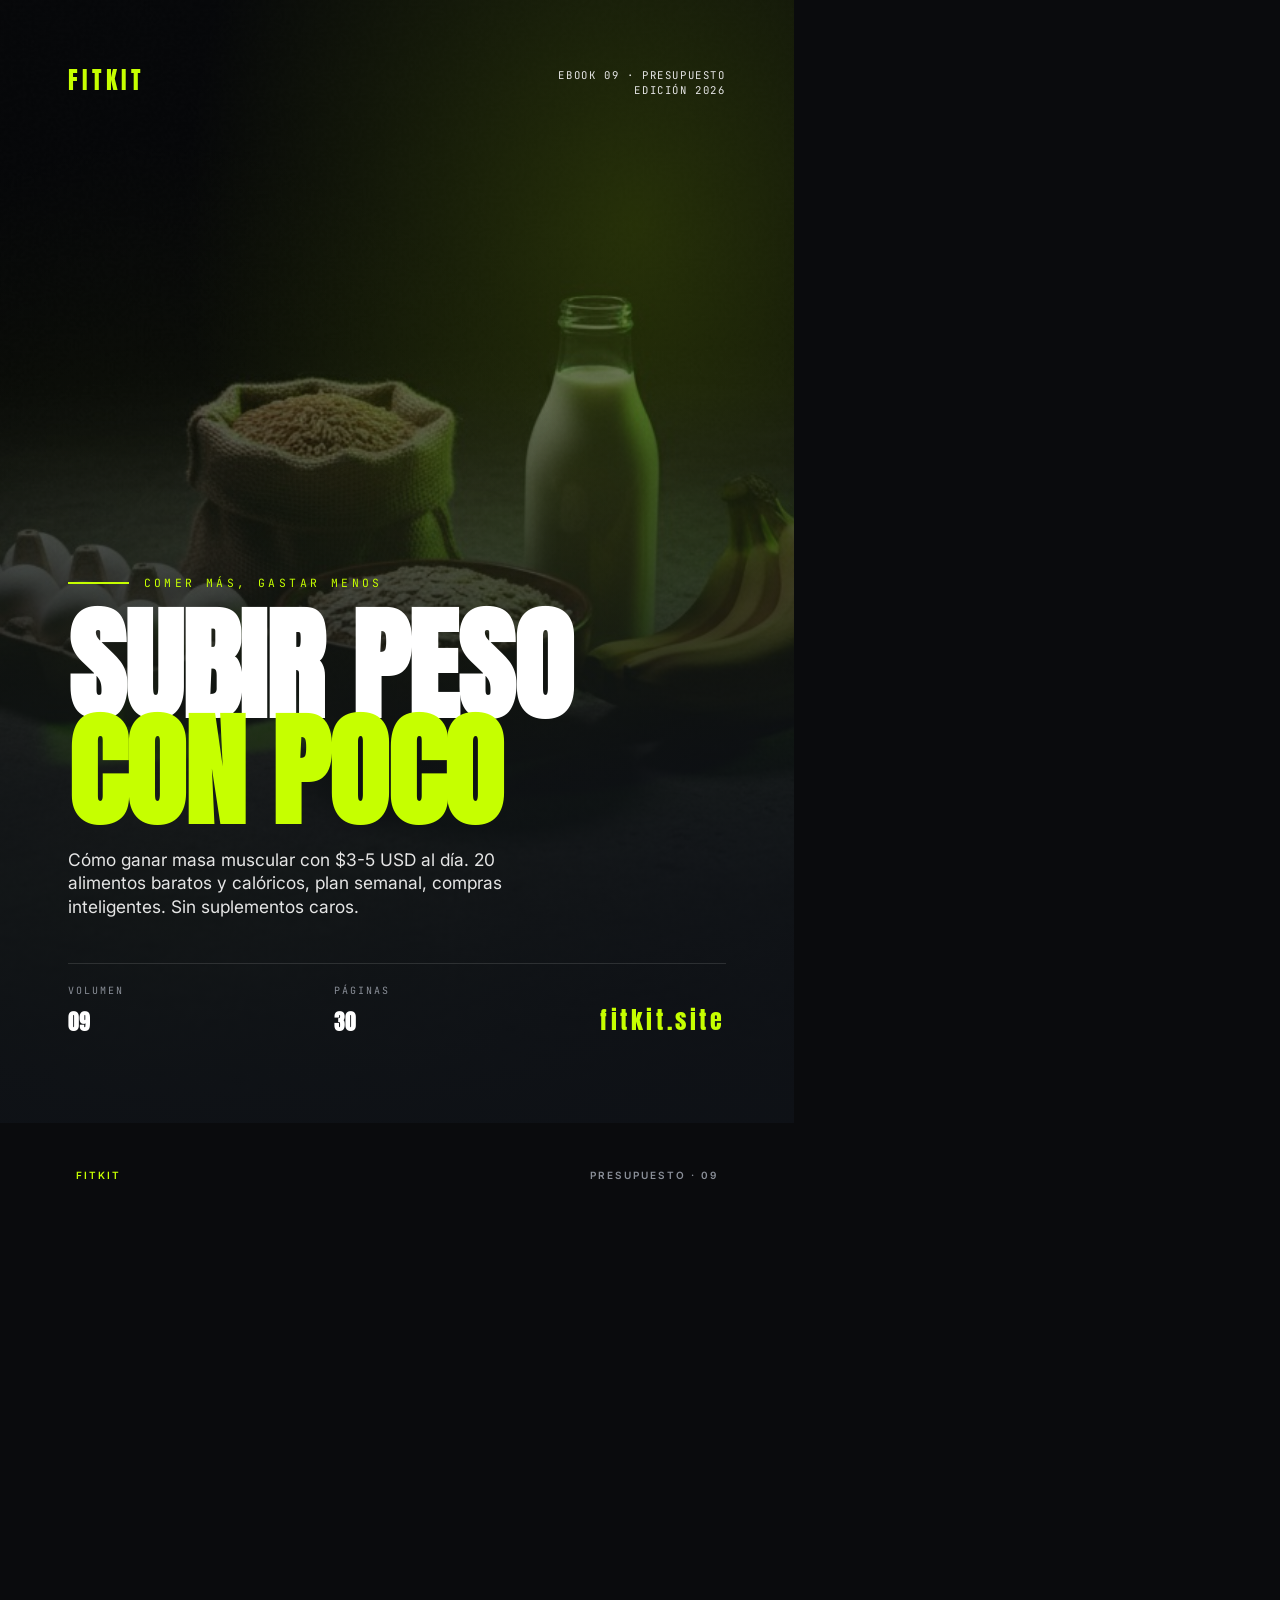
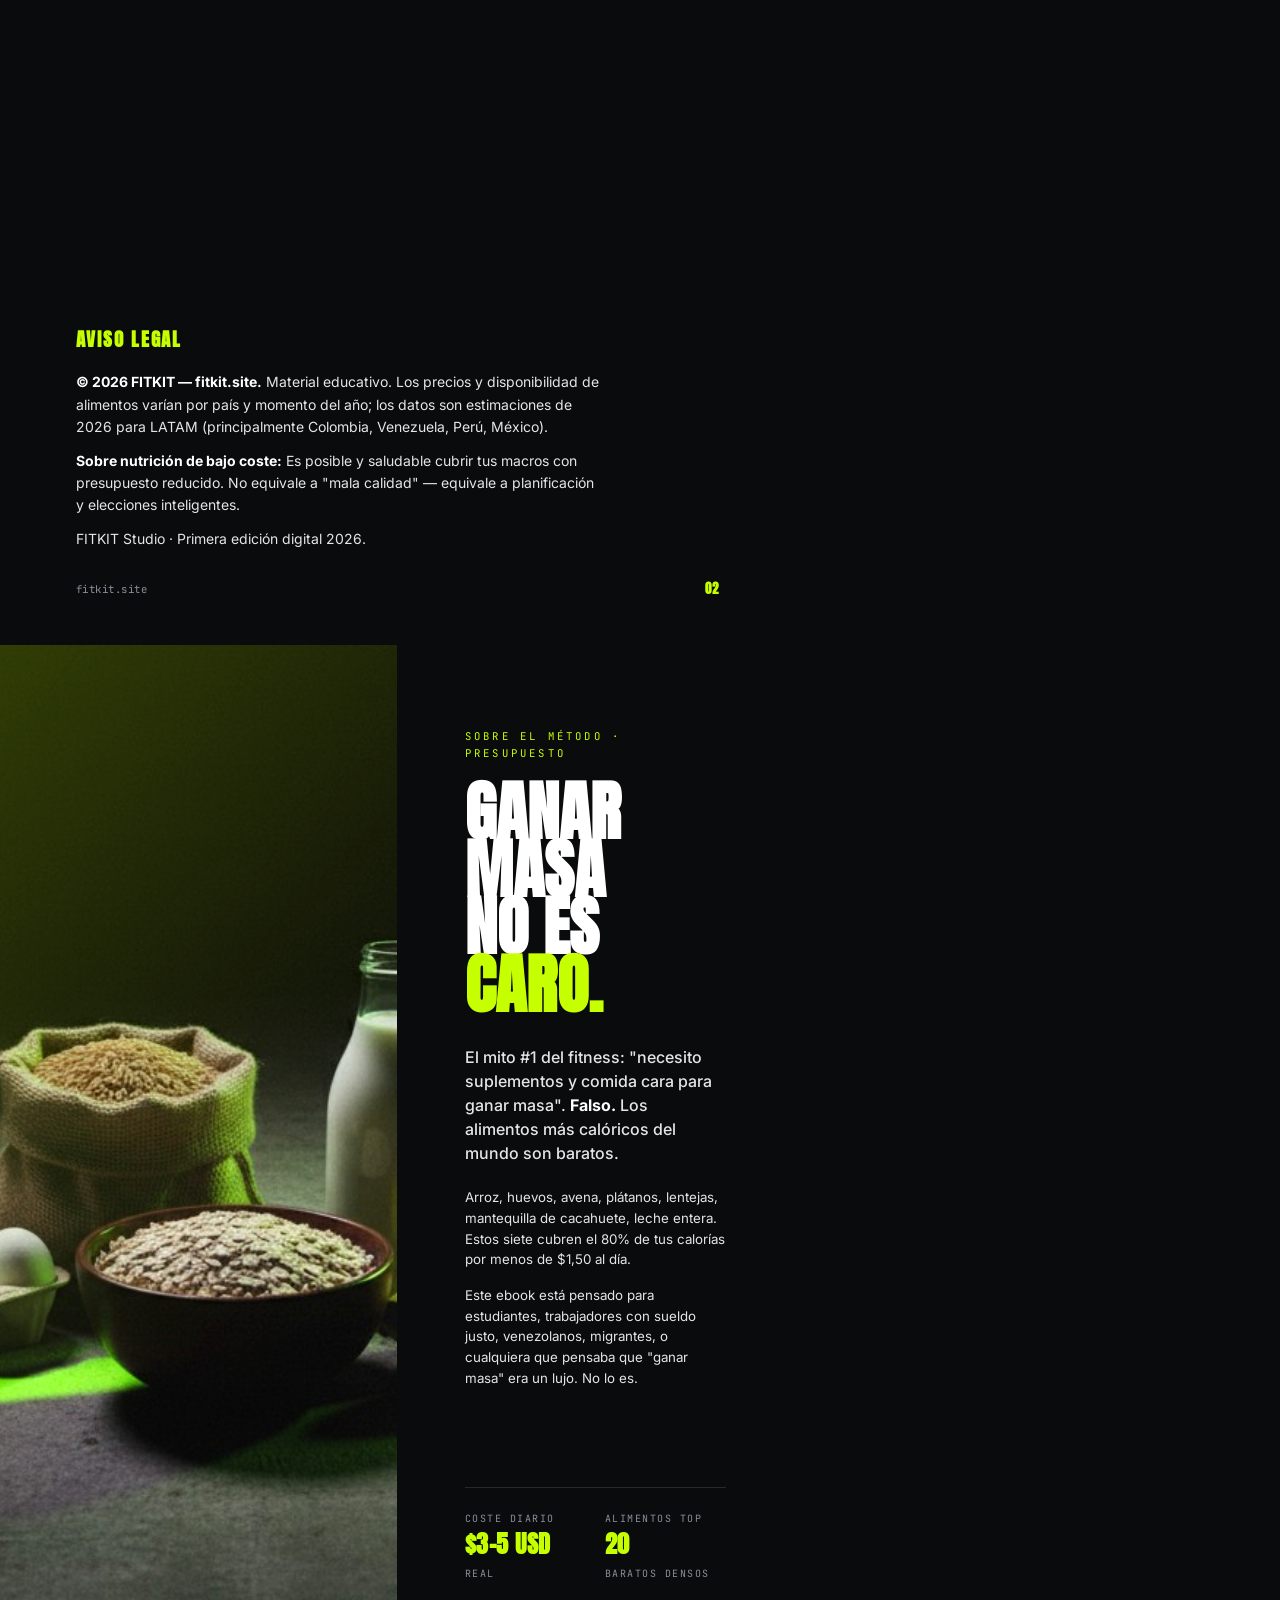
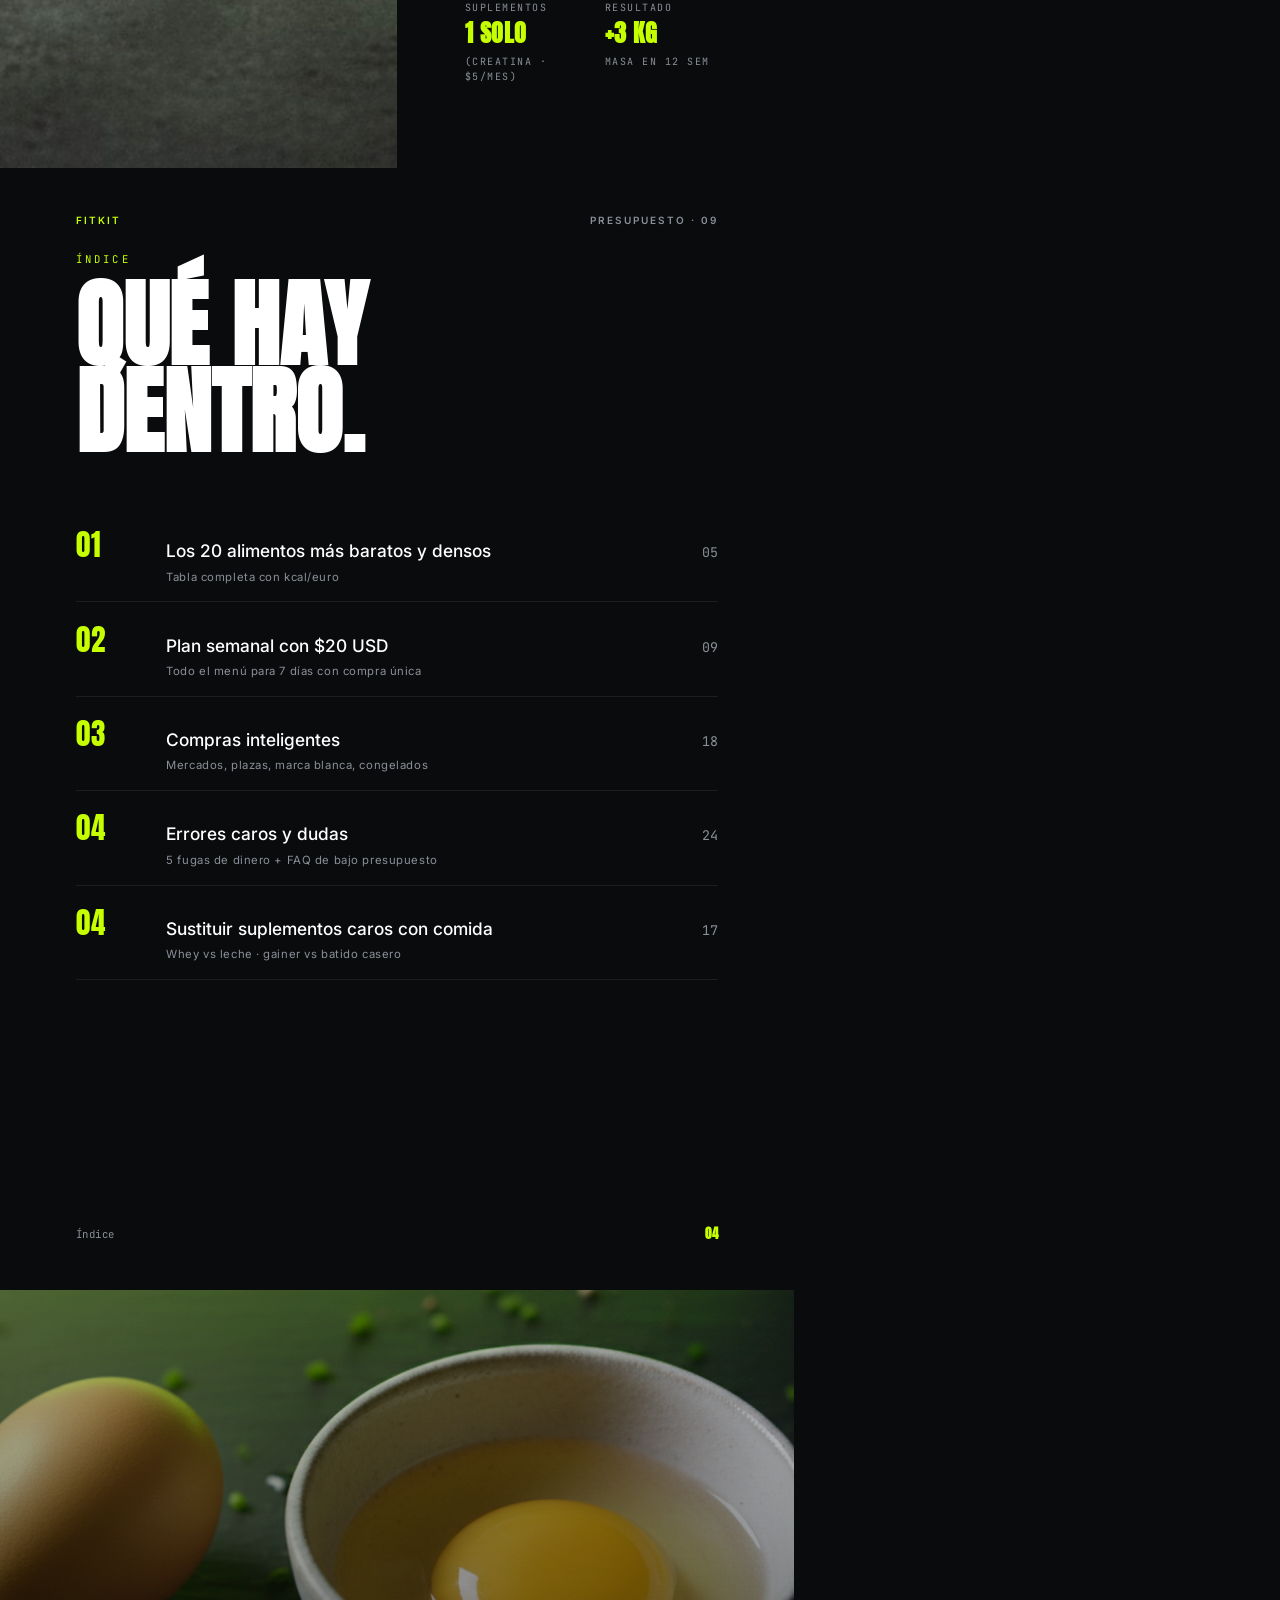
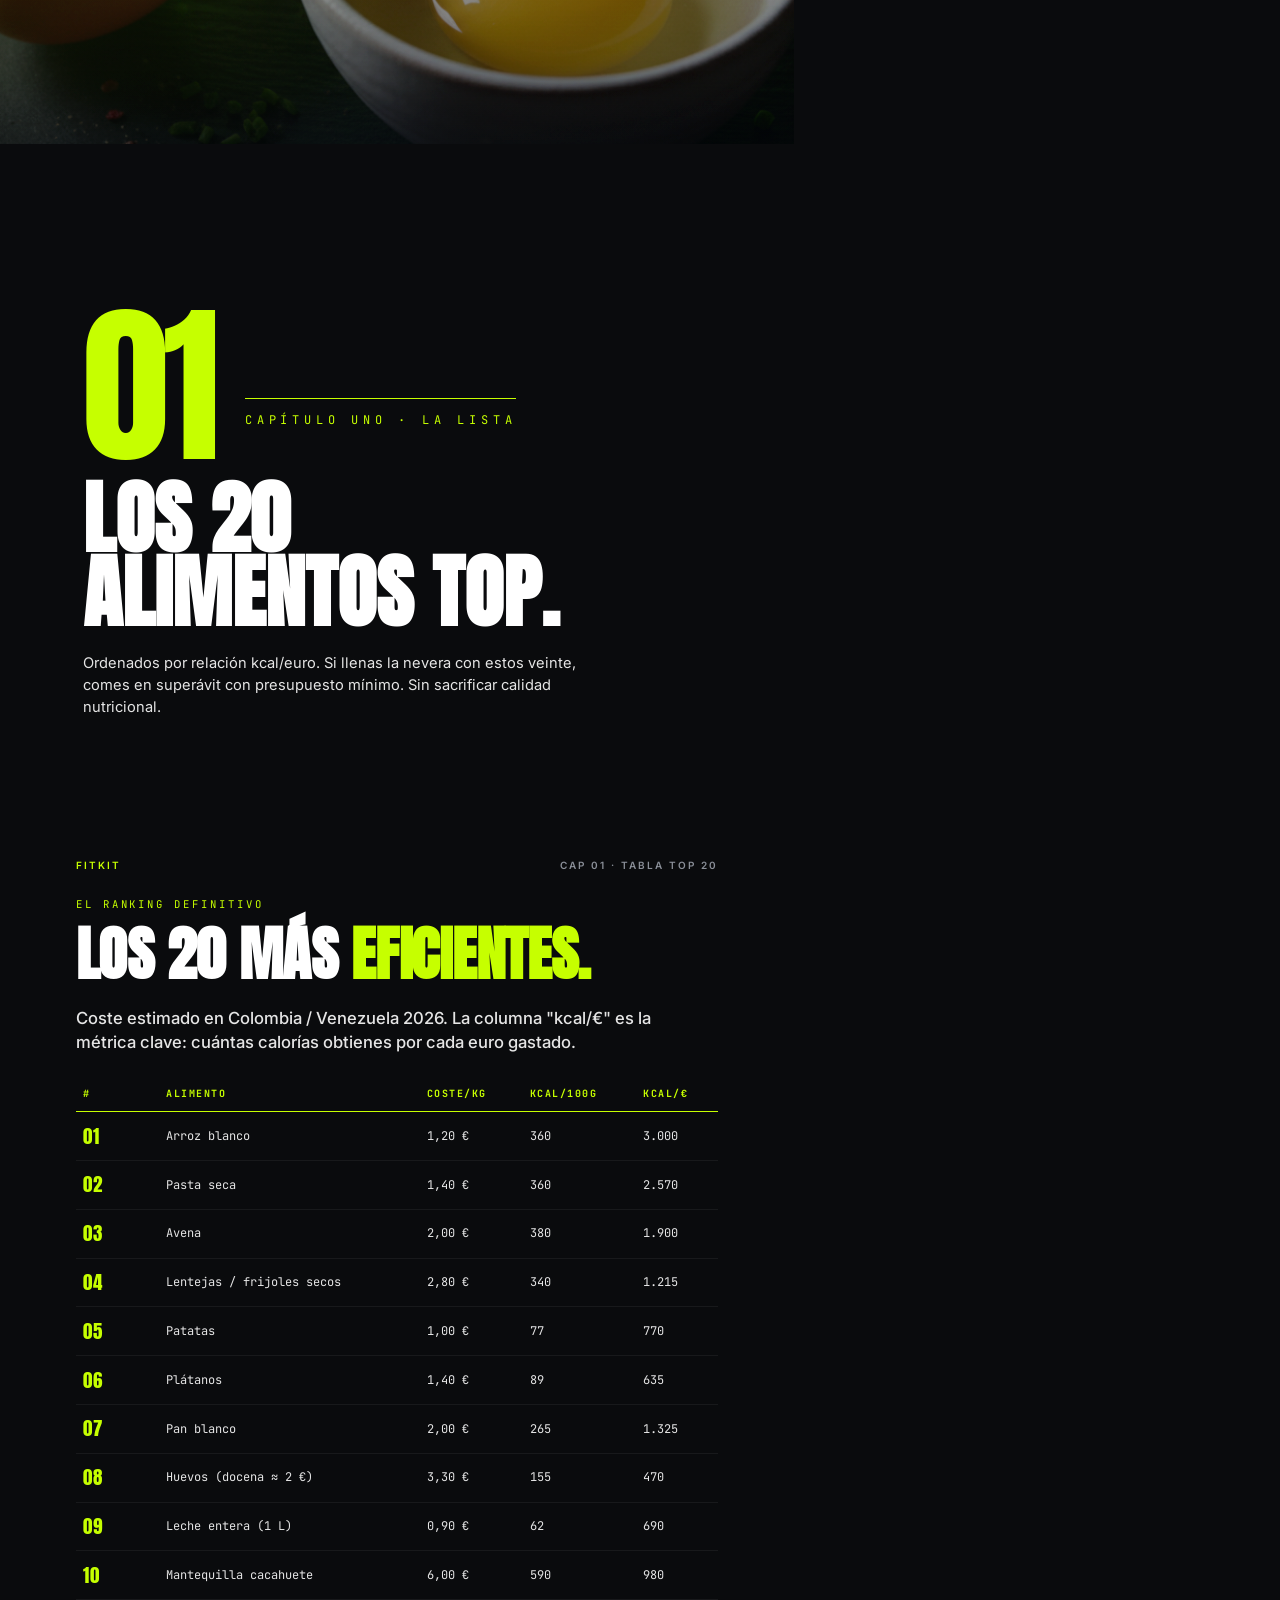
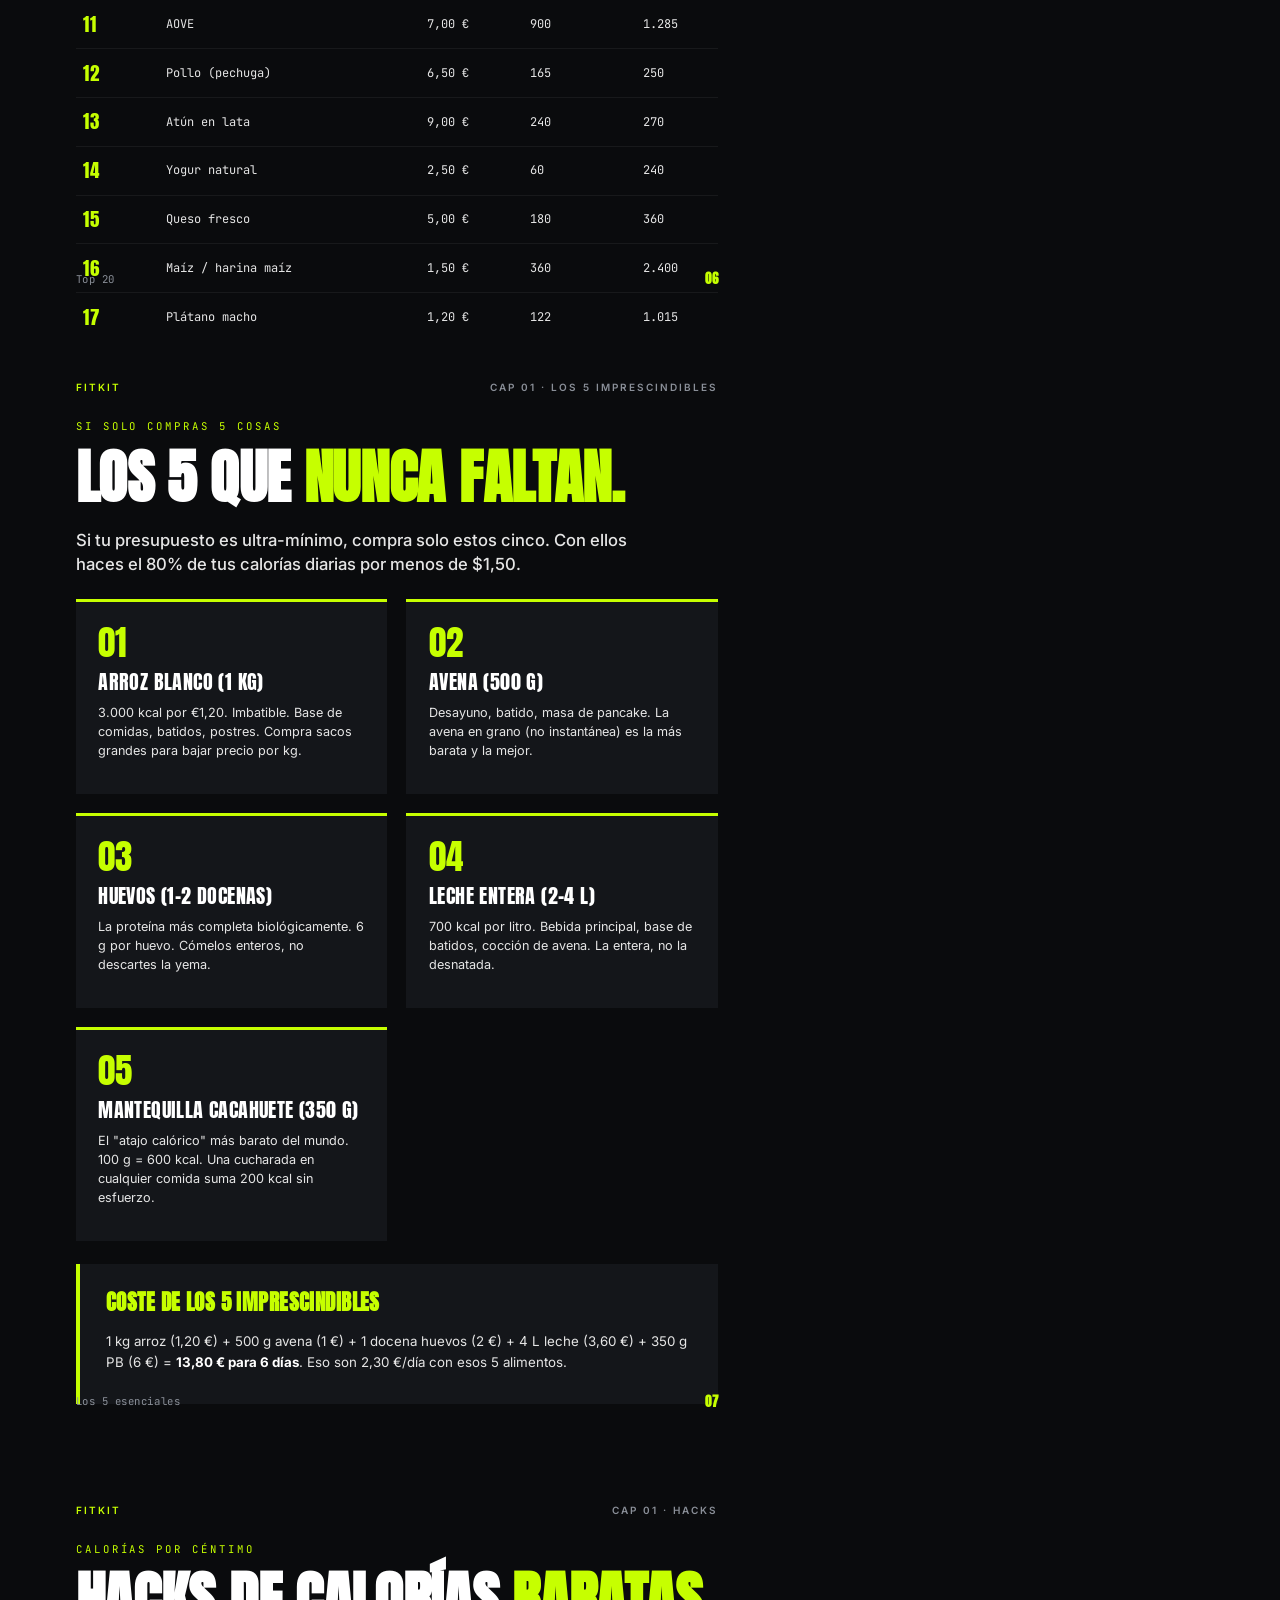
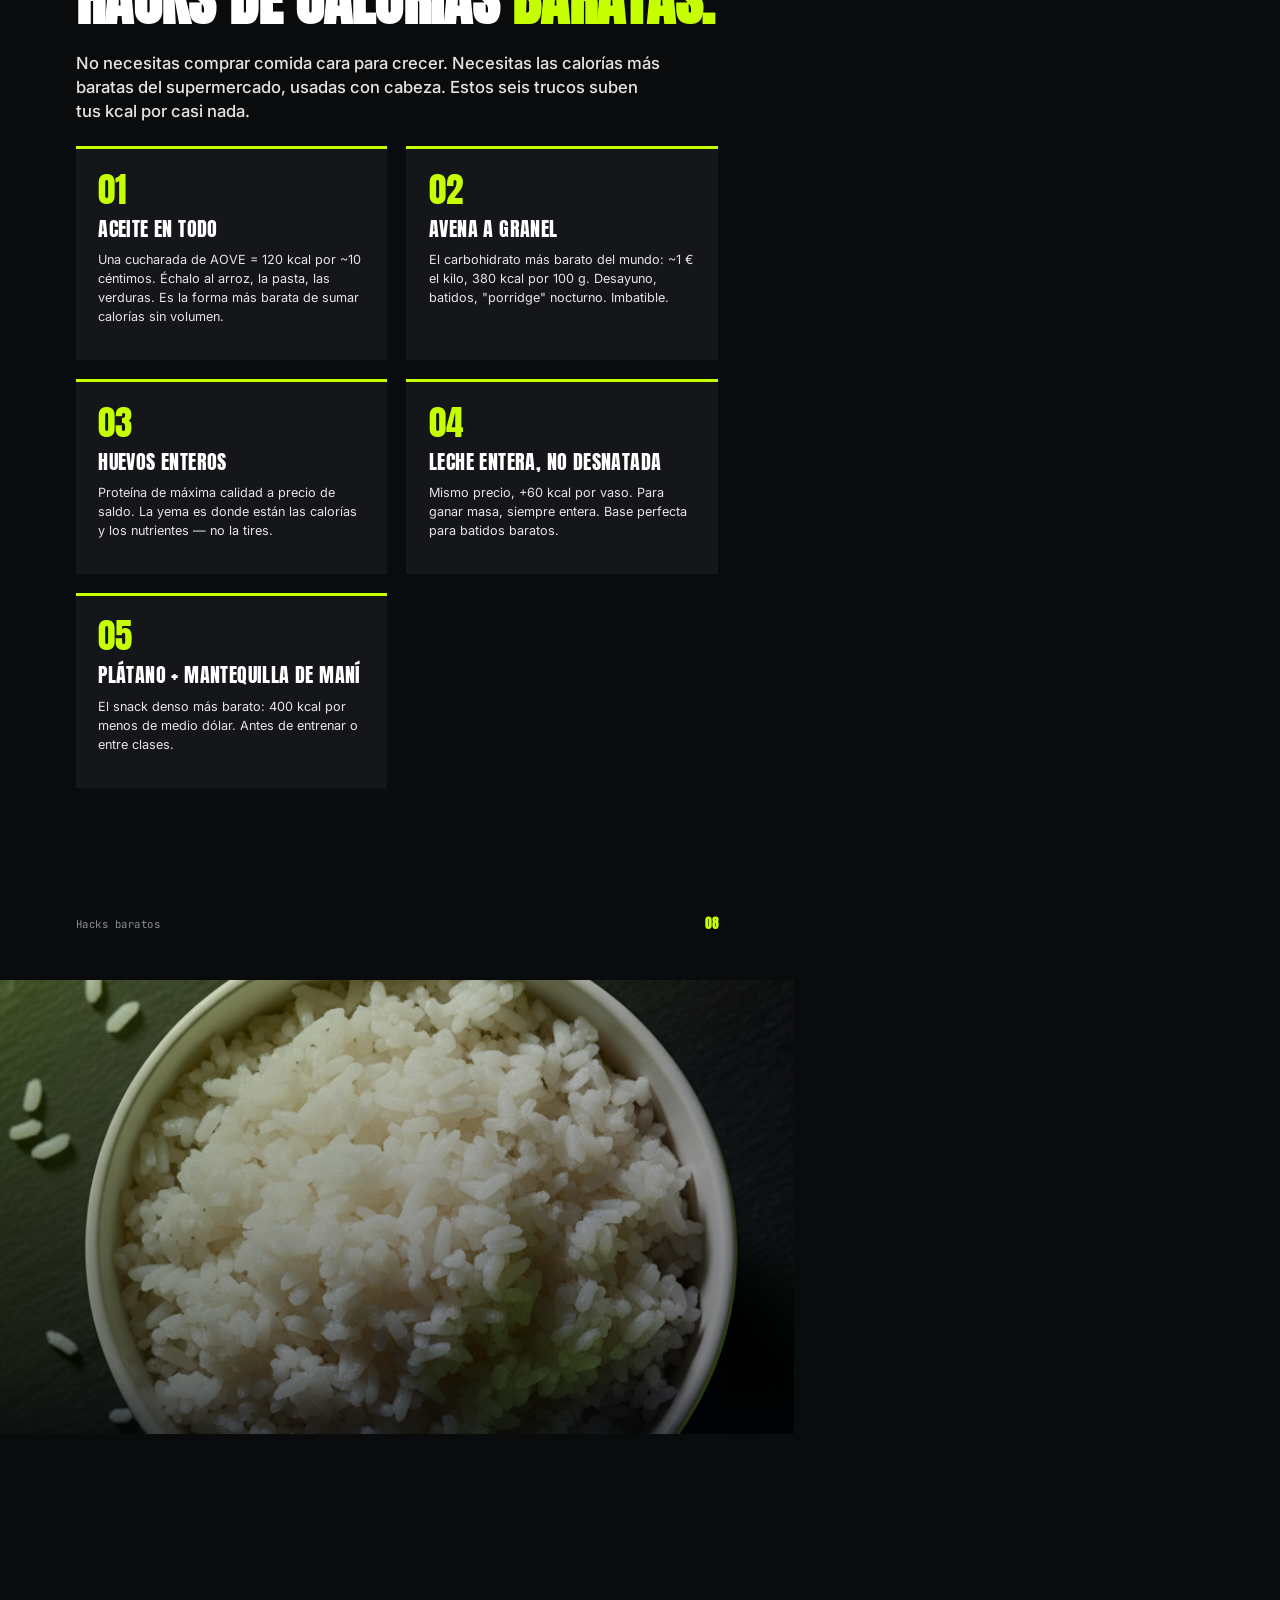
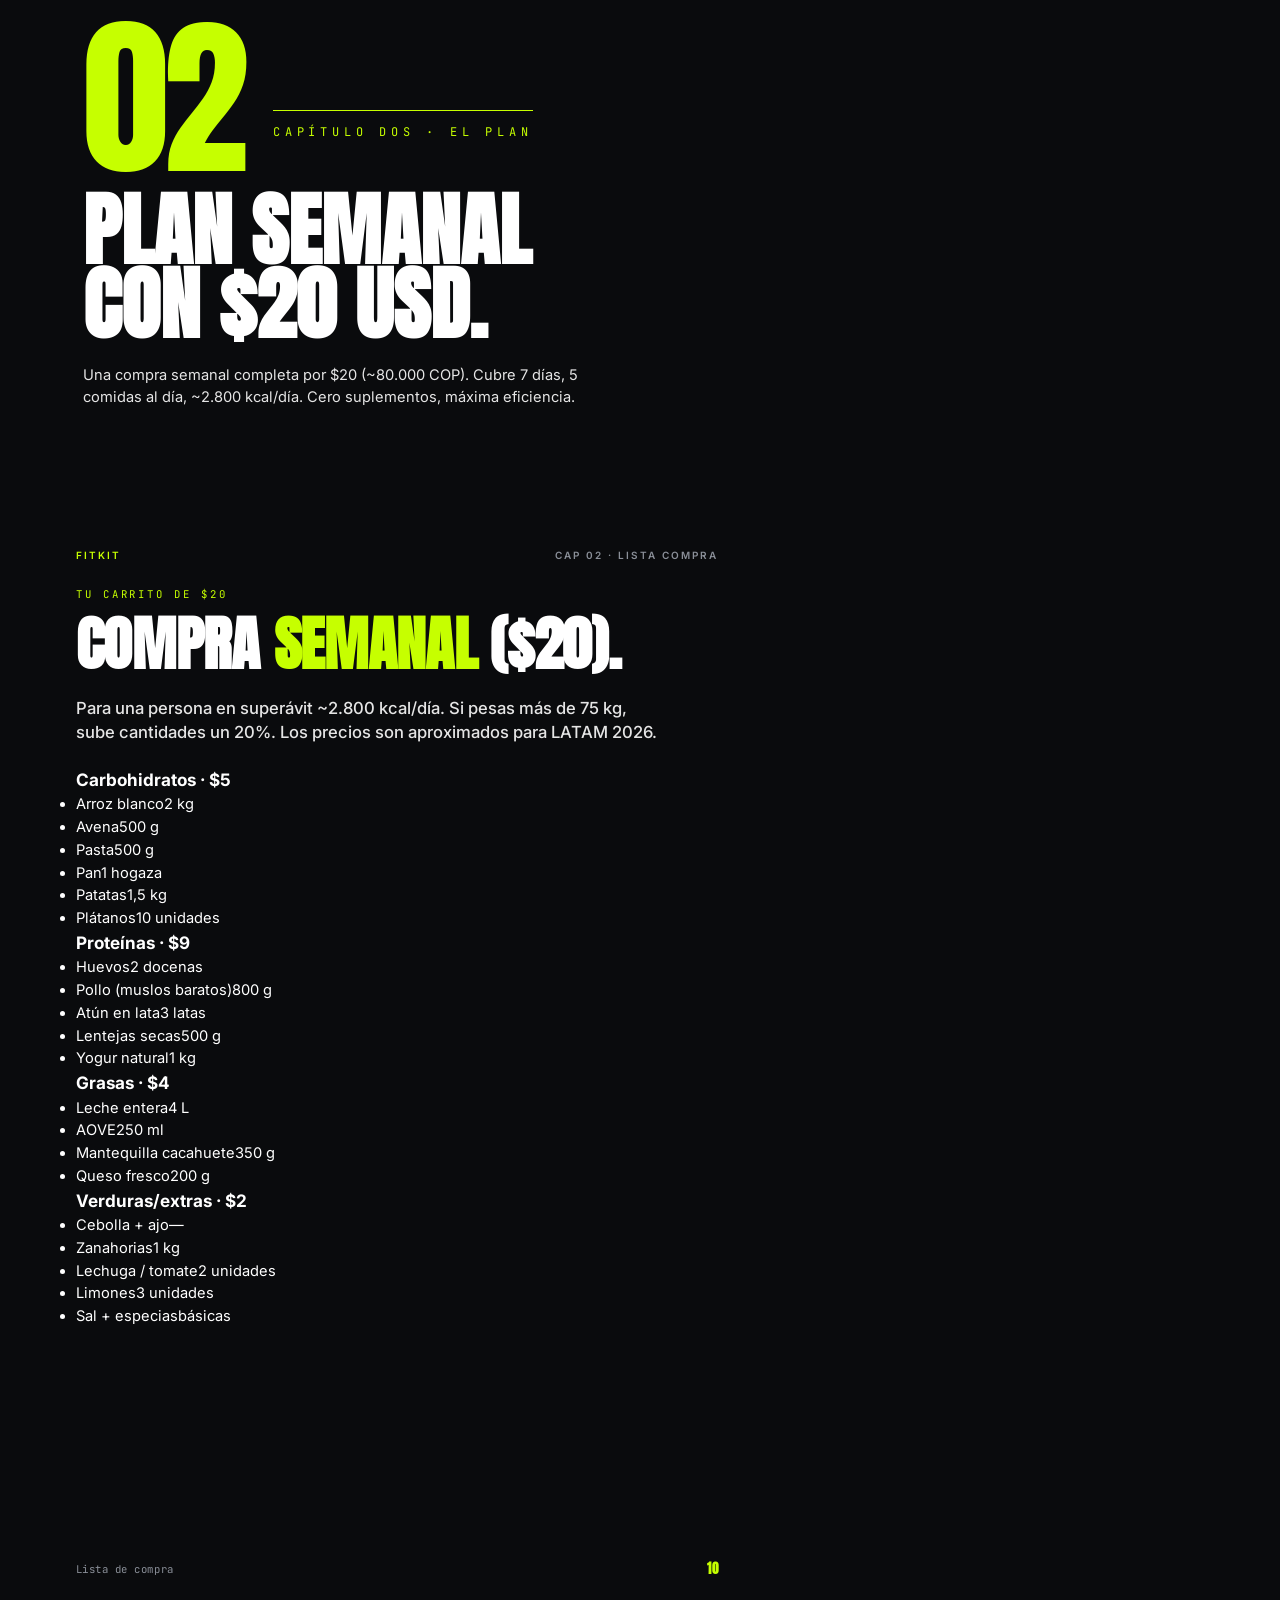
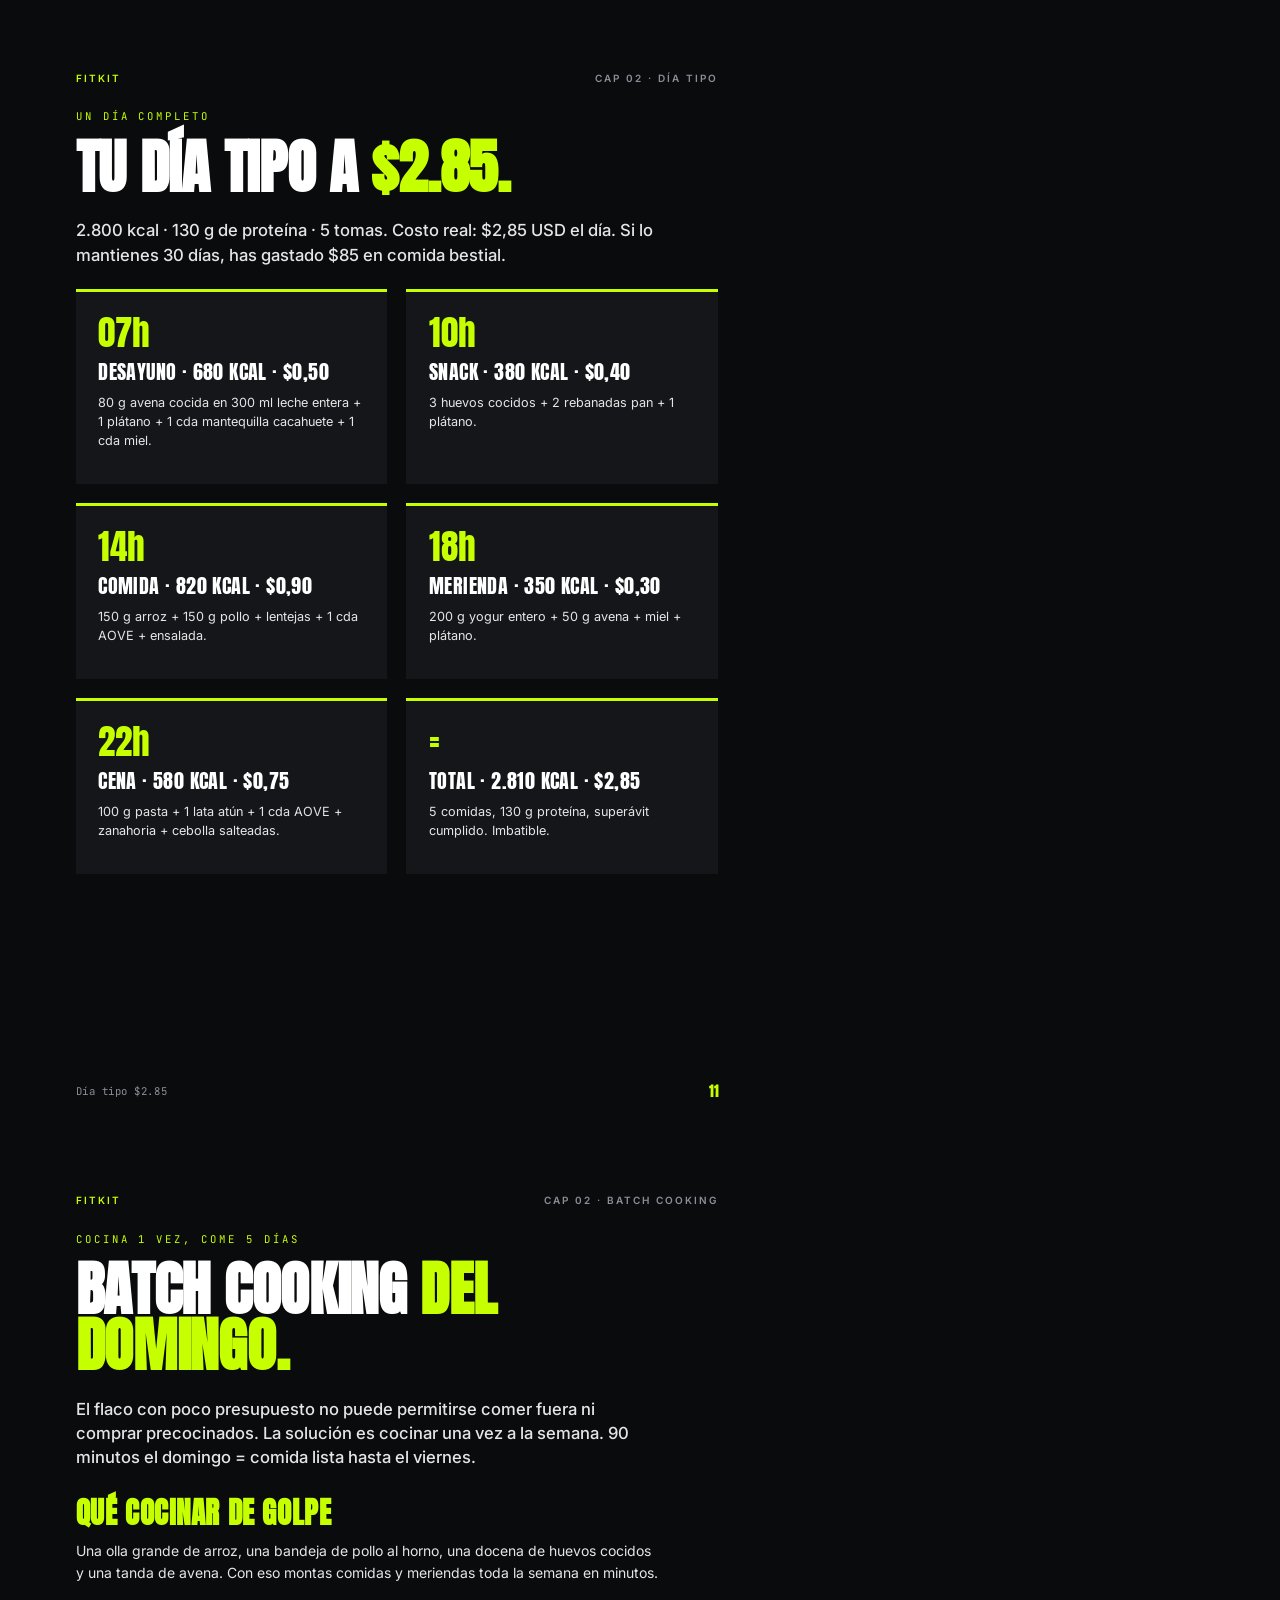
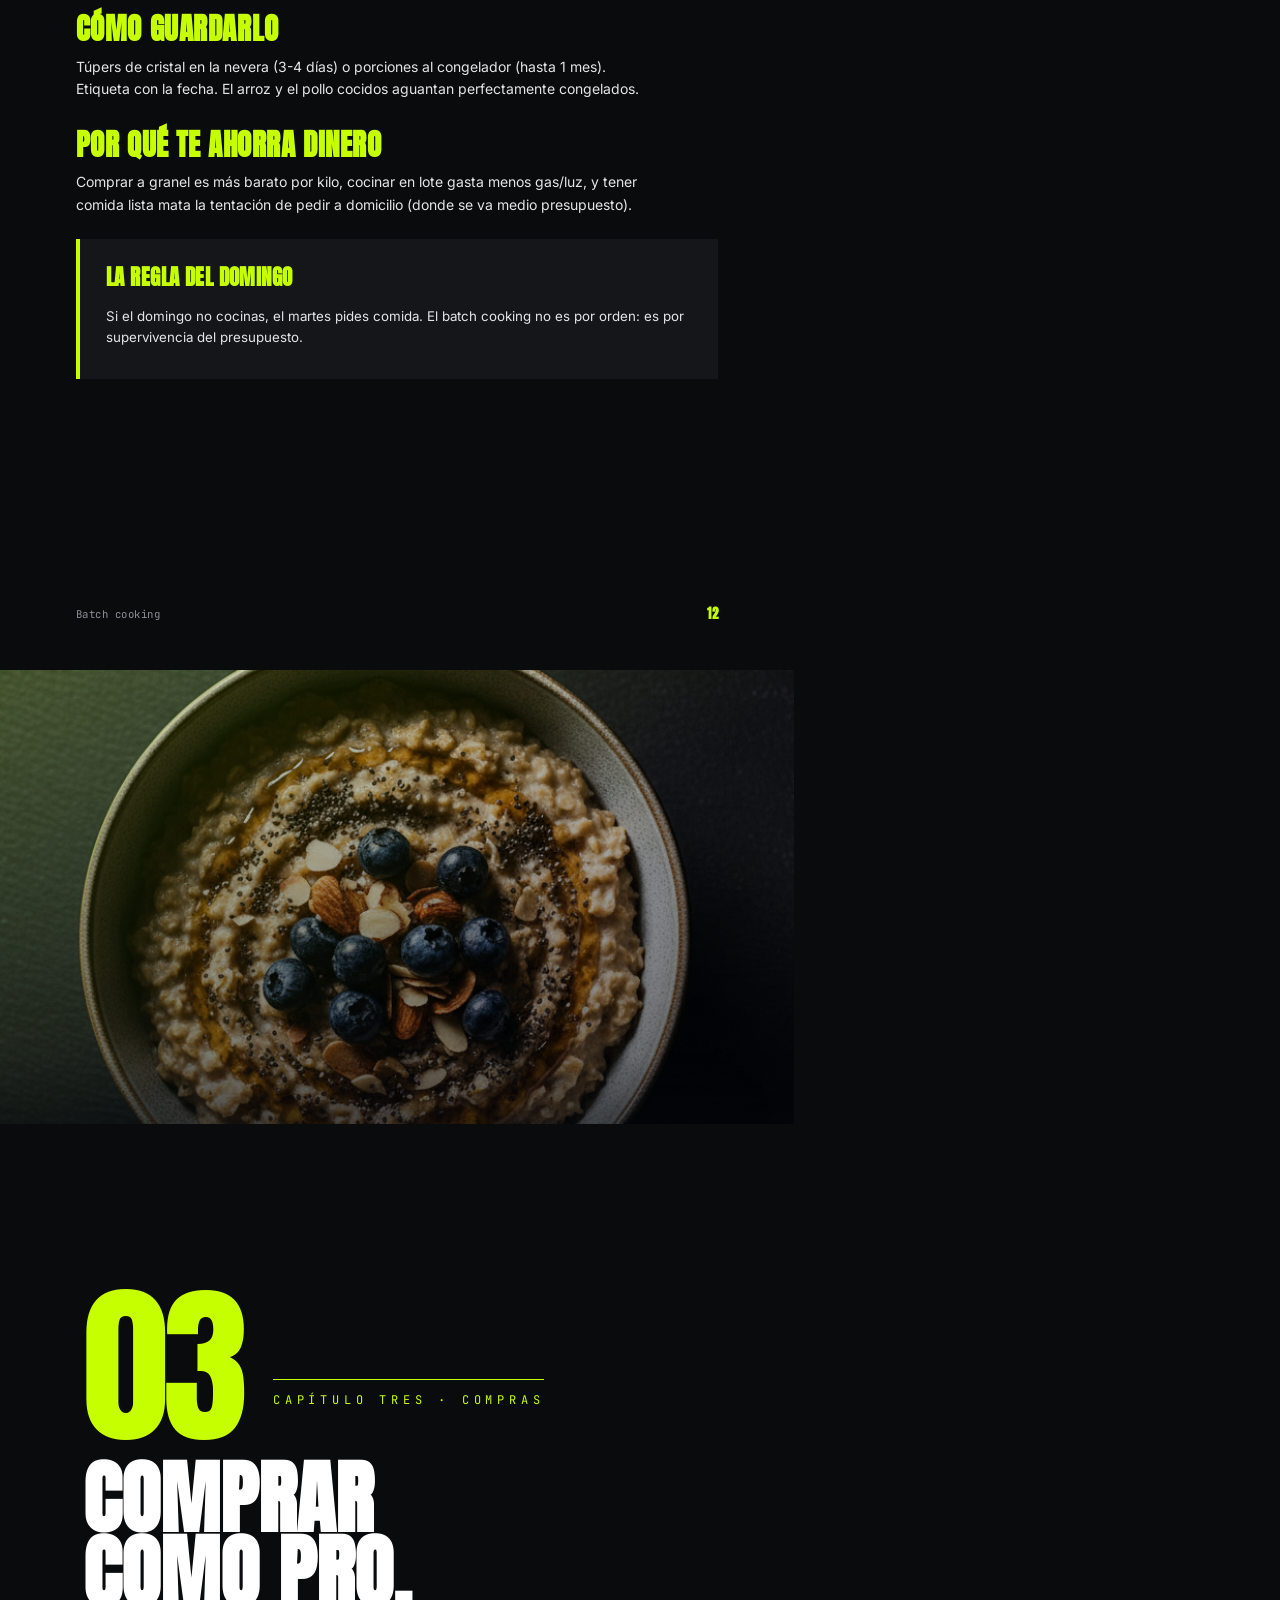
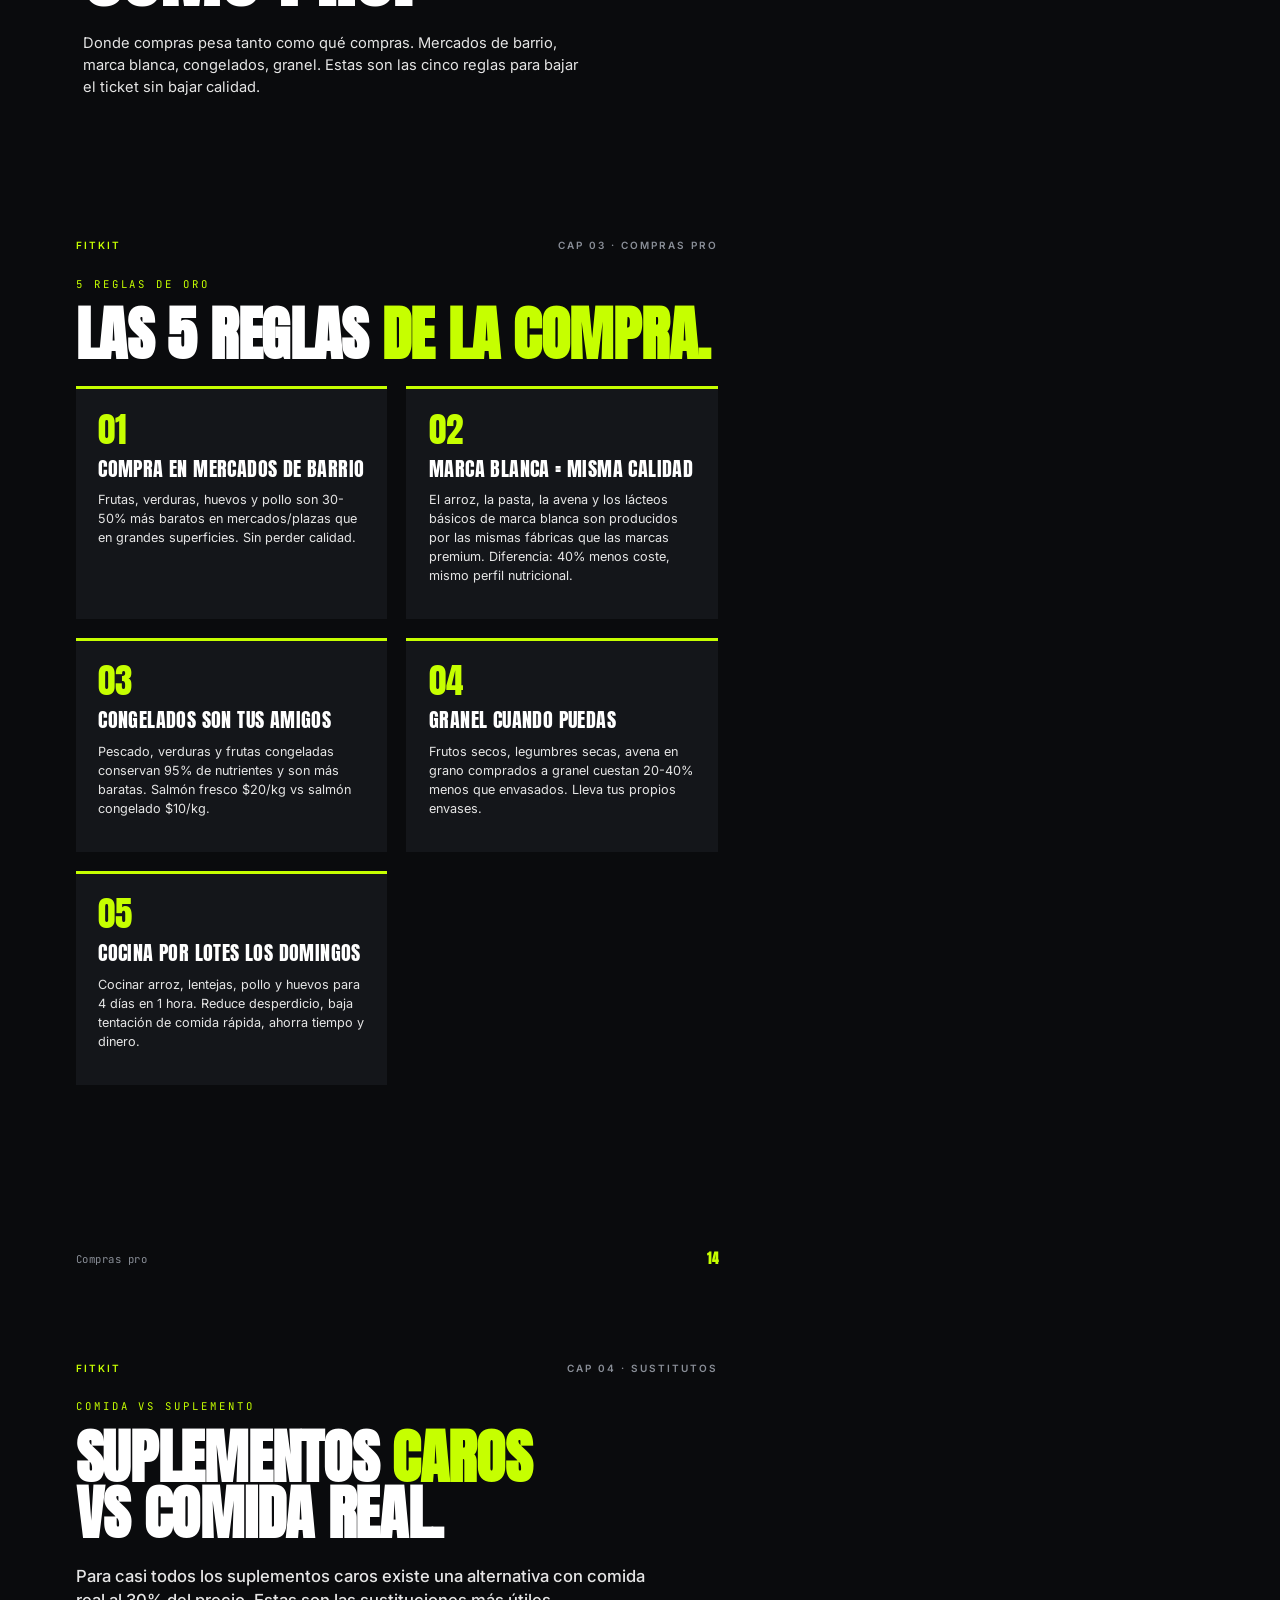
<file: ebook-09-presupuesto/index.html>
<!DOCTYPE html>
<html lang="es"><head><meta charset="UTF-8"><title>FITKIT · Subir de Peso con Poco Presupuesto</title><link rel="stylesheet" href="styles.css"></head><body>

<section class="page cover">
  <div class="cover__top"><div class="cover__logo">FITKIT</div><div class="cover__tag">EBOOK 09 · PRESUPUESTO<br>EDICIÓN 2026</div></div>
  <div class="cover__hero"></div>
  <div class="cover__bottom">
    <div class="cover__eyebrow">Comer más, gastar menos</div>
    <h1 class="cover__title">Subir Peso<br><em>con Poco</em></h1>
    <p class="cover__subtitle">Cómo ganar masa muscular con $3-5 USD al día. 20 alimentos baratos y calóricos, plan semanal, compras inteligentes. Sin suplementos caros.</p>
    <div class="cover__meta"><div class="cover__meta-block">Volumen<strong>09</strong></div><div class="cover__meta-block">Páginas<strong>30</strong></div><div class="cover__url">fitkit.site</div></div>
  </div>
</section>

<section class="page copyright-page">
  <div class="page-header"><span class="brand">FITKIT</span><span>PRESUPUESTO · 09</span></div>
  <div class="small-print">
    <h3>Aviso legal</h3>
    <p><strong>© 2026 FITKIT — fitkit.site.</strong> Material educativo. Los precios y disponibilidad de alimentos varían por país y momento del año; los datos son estimaciones de 2026 para LATAM (principalmente Colombia, Venezuela, Perú, México).</p>
    <p><strong>Sobre nutrición de bajo coste:</strong> Es posible y saludable cubrir tus macros con presupuesto reducido. No equivale a "mala calidad" — equivale a planificación y elecciones inteligentes.</p>
    <p>FITKIT Studio · Primera edición digital 2026.</p>
  </div>
  <div class="page-footer"><span>fitkit.site</span><span class="pagenum"></span></div>
</section>

<section class="page about-method">
  <div class="about-method__photo" style="background-image:url('assets/author.jpg')"></div>
  <div class="about-method__body">
    <div>
      <div class="about-method__eyebrow">Sobre el método · Presupuesto</div>
      <h2 class="about-method__title">Ganar masa<br>no es <em>caro.</em></h2>
      <p class="about-method__lead">El mito #1 del fitness: "necesito suplementos y comida cara para ganar masa". <strong>Falso.</strong> Los alimentos más calóricos del mundo son baratos.</p>
      <p class="about-method__desc">Arroz, huevos, avena, plátanos, lentejas, mantequilla de cacahuete, leche entera. Estos siete cubren el 80% de tus calorías por menos de $1,50 al día.</p>
      <p class="about-method__desc">Este ebook está pensado para estudiantes, trabajadores con sueldo justo, venezolanos, migrantes, o cualquiera que pensaba que "ganar masa" era un lujo. No lo es.</p>
    </div>
    <div class="about-method__credentials">
      <div class="about-method__cred-item">Coste diario<strong>$3-5 USD</strong>real</div>
      <div class="about-method__cred-item">Alimentos top<strong>20</strong>baratos densos</div>
      <div class="about-method__cred-item">Suplementos<strong>1 solo</strong>(creatina · $5/mes)</div>
      <div class="about-method__cred-item">Resultado<strong>+3 kg</strong>masa en 12 sem</div>
    </div>
  </div>
</section>

<section class="page">
  <div class="page-header"><span class="brand">FITKIT</span><span>PRESUPUESTO · 09</span></div>
  <div class="toc-eyebrow">Índice</div>
  <h2 class="toc-title">Qué hay<br>dentro.</h2>
  <ol class="toc-list">
    <li class="toc-item"><span class="toc-item__num">01</span><span class="toc-item__name">Los 20 alimentos más baratos y densos<small>Tabla completa con kcal/euro</small></span><span class="toc-item__page">05</span></li>
    <li class="toc-item"><span class="toc-item__num">02</span><span class="toc-item__name">Plan semanal con $20 USD<small>Todo el menú para 7 días con compra única</small></span><span class="toc-item__page">09</span></li>
    <li class="toc-item"><span class="toc-item__num">03</span><span class="toc-item__name">Compras inteligentes<small>Mercados, plazas, marca blanca, congelados</small></span><span class="toc-item__page">18</span></li>
    <li class="toc-item"><span class="toc-item__num">04</span><span class="toc-item__name">Errores caros y dudas<small>5 fugas de dinero + FAQ de bajo presupuesto</small></span><span class="toc-item__page">24</span></li>
    <li class="toc-item"><span class="toc-item__num">04</span><span class="toc-item__name">Sustituir suplementos caros con comida<small>Whey vs leche · gainer vs batido casero</small></span><span class="toc-item__page">17</span></li>
  </ol>
  <div class="page-footer"><span>Índice</span><span class="pagenum"></span></div>
</section>

<section class="page chapter-divider">
  <div class="chapter-divider__img" style="background-image:url('assets/ch1.png')"></div>
  <div class="chapter-divider__content">
    <div class="chapter-divider__top"><div class="ch-num">01</div><div class="ch-label">Capítulo uno · La lista</div></div>
    <h2 class="ch-title">Los 20<br>alimentos top.</h2>
    <p class="ch-desc">Ordenados por relación kcal/euro. Si llenas la nevera con estos veinte, comes en superávit con presupuesto mínimo. Sin sacrificar calidad nutricional.</p>
  </div>
</section>

<section class="page">
  <div class="page-header"><span class="brand">FITKIT</span><span>CAP 01 · TABLA TOP 20</span></div>
  <div class="eyebrow">El ranking definitivo</div>
  <h2 class="section-title">Los 20 más <em>eficientes.</em></h2>
  <p class="lead">Coste estimado en Colombia / Venezuela 2026. La columna "kcal/€" es la métrica clave: cuántas calorías obtienes por cada euro gastado.</p>
  <table class="prog-table">
    <thead><tr><th>#</th><th>Alimento</th><th>Coste/kg</th><th>kcal/100g</th><th>kcal/€</th></tr></thead>
    <tbody>
      <tr><td class="week">01</td><td>Arroz blanco</td><td>1,20 €</td><td>360</td><td>3.000</td></tr>
      <tr><td class="week">02</td><td>Pasta seca</td><td>1,40 €</td><td>360</td><td>2.570</td></tr>
      <tr><td class="week">03</td><td>Avena</td><td>2,00 €</td><td>380</td><td>1.900</td></tr>
      <tr><td class="week">04</td><td>Lentejas / frijoles secos</td><td>2,80 €</td><td>340</td><td>1.215</td></tr>
      <tr><td class="week">05</td><td>Patatas</td><td>1,00 €</td><td>77</td><td>770</td></tr>
      <tr><td class="week">06</td><td>Plátanos</td><td>1,40 €</td><td>89</td><td>635</td></tr>
      <tr><td class="week">07</td><td>Pan blanco</td><td>2,00 €</td><td>265</td><td>1.325</td></tr>
      <tr><td class="week">08</td><td>Huevos (docena ≈ 2 €)</td><td>3,30 €</td><td>155</td><td>470</td></tr>
      <tr><td class="week">09</td><td>Leche entera (1 L)</td><td>0,90 €</td><td>62</td><td>690</td></tr>
      <tr><td class="week">10</td><td>Mantequilla cacahuete</td><td>6,00 €</td><td>590</td><td>980</td></tr>
      <tr><td class="week">11</td><td>AOVE</td><td>7,00 €</td><td>900</td><td>1.285</td></tr>
      <tr><td class="week">12</td><td>Pollo (pechuga)</td><td>6,50 €</td><td>165</td><td>250</td></tr>
      <tr><td class="week">13</td><td>Atún en lata</td><td>9,00 €</td><td>240</td><td>270</td></tr>
      <tr><td class="week">14</td><td>Yogur natural</td><td>2,50 €</td><td>60</td><td>240</td></tr>
      <tr><td class="week">15</td><td>Queso fresco</td><td>5,00 €</td><td>180</td><td>360</td></tr>
      <tr><td class="week">16</td><td>Maíz / harina maíz</td><td>1,50 €</td><td>360</td><td>2.400</td></tr>
      <tr><td class="week">17</td><td>Plátano macho</td><td>1,20 €</td><td>122</td><td>1.015</td></tr>
      <tr><td class="week">18</td><td>Zanahoria + cebolla</td><td>1,50 €</td><td>40</td><td>265</td></tr>
      <tr><td class="week">19</td><td>Almendras / nueces</td><td>10,00 €</td><td>580</td><td>580</td></tr>
      <tr><td class="week">20</td><td>Dátiles / pasas</td><td>5,00 €</td><td>290</td><td>580</td></tr>
    </tbody>
  </table>
  <div class="page-footer"><span>Top 20</span><span class="pagenum"></span></div>
</section>

<section class="page">
  <div class="page-header"><span class="brand">FITKIT</span><span>CAP 01 · LOS 5 IMPRESCINDIBLES</span></div>
  <div class="eyebrow">Si solo compras 5 cosas</div>
  <h2 class="section-title">Los 5 que <em>nunca faltan.</em></h2>
  <p class="lead">Si tu presupuesto es ultra-mínimo, compra solo estos cinco. Con ellos haces el 80% de tus calorías diarias por menos de $1,50.</p>

  <div class="reasons">
    <div class="reason">
      <div class="reason__num">01</div>
      <div class="reason__title">Arroz blanco (1 kg)</div>
      <p class="reason__desc">3.000 kcal por €1,20. Imbatible. Base de comidas, batidos, postres. Compra sacos grandes para bajar precio por kg.</p>
    </div>
    <div class="reason">
      <div class="reason__num">02</div>
      <div class="reason__title">Avena (500 g)</div>
      <p class="reason__desc">Desayuno, batido, masa de pancake. La avena en grano (no instantánea) es la más barata y la mejor.</p>
    </div>
    <div class="reason">
      <div class="reason__num">03</div>
      <div class="reason__title">Huevos (1-2 docenas)</div>
      <p class="reason__desc">La proteína más completa biológicamente. 6 g por huevo. Cómelos enteros, no descartes la yema.</p>
    </div>
    <div class="reason">
      <div class="reason__num">04</div>
      <div class="reason__title">Leche entera (2-4 L)</div>
      <p class="reason__desc">700 kcal por litro. Bebida principal, base de batidos, cocción de avena. La entera, no la desnatada.</p>
    </div>
    <div class="reason">
      <div class="reason__num">05</div>
      <div class="reason__title">Mantequilla cacahuete (350 g)</div>
      <p class="reason__desc">El "atajo calórico" más barato del mundo. 100 g = 600 kcal. Una cucharada en cualquier comida suma 200 kcal sin esfuerzo.</p>
    </div>
  </div>

  <div class="callout">
    <h4>Coste de los 5 imprescindibles</h4>
    <p>1 kg arroz (1,20 €) + 500 g avena (1 €) + 1 docena huevos (2 €) + 4 L leche (3,60 €) + 350 g PB (6 €) = <strong>13,80 € para 6 días</strong>. Eso son 2,30 €/día con esos 5 alimentos.</p>
  </div>

  <div class="page-footer"><span>Los 5 esenciales</span><span class="pagenum"></span></div>
</section>

<section class="page">
  <div class="page-header"><span class="brand">FITKIT</span><span>CAP 01 · HACKS</span></div>
  <div class="eyebrow">Calorías por céntimo</div>
  <h2 class="section-title">Hacks de calorías <em>baratas.</em></h2>
  <p class="lead">No necesitas comprar comida cara para crecer. Necesitas las calorías más baratas del supermercado, usadas con cabeza. Estos seis trucos suben tus kcal por casi nada.</p>
  <div class="reasons">
    <div class="reason"><div class="reason__num">01</div><div class="reason__title">Aceite en todo</div><p class="reason__desc">Una cucharada de AOVE = 120 kcal por ~10 céntimos. Échalo al arroz, la pasta, las verduras. Es la forma más barata de sumar calorías sin volumen.</p></div>
    <div class="reason"><div class="reason__num">02</div><div class="reason__title">Avena a granel</div><p class="reason__desc">El carbohidrato más barato del mundo: ~1 € el kilo, 380 kcal por 100 g. Desayuno, batidos, "porridge" nocturno. Imbatible.</p></div>
    <div class="reason"><div class="reason__num">03</div><div class="reason__title">Huevos enteros</div><p class="reason__desc">Proteína de máxima calidad a precio de saldo. La yema es donde están las calorías y los nutrientes — no la tires.</p></div>
    <div class="reason"><div class="reason__num">04</div><div class="reason__title">Leche entera, no desnatada</div><p class="reason__desc">Mismo precio, +60 kcal por vaso. Para ganar masa, siempre entera. Base perfecta para batidos baratos.</p></div>
    <div class="reason"><div class="reason__num">05</div><div class="reason__title">Plátano + mantequilla de maní</div><p class="reason__desc">El snack denso más barato: 400 kcal por menos de medio dólar. Antes de entrenar o entre clases.</p></div>
  </div>
  <div class="page-footer"><span>Hacks baratos</span><span class="pagenum"></span></div>
</section>

<section class="page chapter-divider">
  <div class="chapter-divider__img" style="background-image:url('assets/ch2.png')"></div>
  <div class="chapter-divider__content">
    <div class="chapter-divider__top"><div class="ch-num">02</div><div class="ch-label">Capítulo dos · El plan</div></div>
    <h2 class="ch-title">Plan semanal<br>con $20 USD.</h2>
    <p class="ch-desc">Una compra semanal completa por $20 (~80.000 COP). Cubre 7 días, 5 comidas al día, ~2.800 kcal/día. Cero suplementos, máxima eficiencia.</p>
  </div>
</section>

<section class="page">
  <div class="page-header"><span class="brand">FITKIT</span><span>CAP 02 · LISTA COMPRA</span></div>
  <div class="eyebrow">Tu carrito de $20</div>
  <h2 class="section-title">Compra <em>semanal</em> ($20).</h2>
  <p class="lead">Para una persona en superávit ~2.800 kcal/día. Si pesas más de 75 kg, sube cantidades un 20%. Los precios son aproximados para LATAM 2026.</p>

  <div class="shopping-grid">
    <div class="shopping-section">
      <h3 class="shopping-section__title">Carbohidratos · $5</h3>
      <ul class="shopping-section__list">
        <li><span>Arroz blanco</span><span>2 kg</span></li>
        <li><span>Avena</span><span>500 g</span></li>
        <li><span>Pasta</span><span>500 g</span></li>
        <li><span>Pan</span><span>1 hogaza</span></li>
        <li><span>Patatas</span><span>1,5 kg</span></li>
        <li><span>Plátanos</span><span>10 unidades</span></li>
      </ul>
    </div>
    <div class="shopping-section">
      <h3 class="shopping-section__title">Proteínas · $9</h3>
      <ul class="shopping-section__list">
        <li><span>Huevos</span><span>2 docenas</span></li>
        <li><span>Pollo (muslos baratos)</span><span>800 g</span></li>
        <li><span>Atún en lata</span><span>3 latas</span></li>
        <li><span>Lentejas secas</span><span>500 g</span></li>
        <li><span>Yogur natural</span><span>1 kg</span></li>
      </ul>
    </div>
    <div class="shopping-section">
      <h3 class="shopping-section__title">Grasas · $4</h3>
      <ul class="shopping-section__list">
        <li><span>Leche entera</span><span>4 L</span></li>
        <li><span>AOVE</span><span>250 ml</span></li>
        <li><span>Mantequilla cacahuete</span><span>350 g</span></li>
        <li><span>Queso fresco</span><span>200 g</span></li>
      </ul>
    </div>
    <div class="shopping-section">
      <h3 class="shopping-section__title">Verduras/extras · $2</h3>
      <ul class="shopping-section__list">
        <li><span>Cebolla + ajo</span><span>—</span></li>
        <li><span>Zanahorias</span><span>1 kg</span></li>
        <li><span>Lechuga / tomate</span><span>2 unidades</span></li>
        <li><span>Limones</span><span>3 unidades</span></li>
        <li><span>Sal + especias</span><span>básicas</span></li>
      </ul>
    </div>
  </div>

  <div class="page-footer"><span>Lista de compra</span><span class="pagenum"></span></div>
</section>

<section class="page">
  <div class="page-header"><span class="brand">FITKIT</span><span>CAP 02 · DÍA TIPO</span></div>
  <div class="eyebrow">Un día completo</div>
  <h2 class="section-title">Tu día tipo a <em>$2.85.</em></h2>
  <p class="lead">2.800 kcal · 130 g de proteína · 5 tomas. Costo real: $2,85 USD el día. Si lo mantienes 30 días, has gastado $85 en comida bestial.</p>

  <div class="reasons">
    <div class="reason">
      <div class="reason__num">07h</div>
      <div class="reason__title">Desayuno · 680 kcal · $0,50</div>
      <p class="reason__desc">80 g avena cocida en 300 ml leche entera + 1 plátano + 1 cda mantequilla cacahuete + 1 cda miel.</p>
    </div>
    <div class="reason">
      <div class="reason__num">10h</div>
      <div class="reason__title">Snack · 380 kcal · $0,40</div>
      <p class="reason__desc">3 huevos cocidos + 2 rebanadas pan + 1 plátano.</p>
    </div>
    <div class="reason">
      <div class="reason__num">14h</div>
      <div class="reason__title">Comida · 820 kcal · $0,90</div>
      <p class="reason__desc">150 g arroz + 150 g pollo + lentejas + 1 cda AOVE + ensalada.</p>
    </div>
    <div class="reason">
      <div class="reason__num">18h</div>
      <div class="reason__title">Merienda · 350 kcal · $0,30</div>
      <p class="reason__desc">200 g yogur entero + 50 g avena + miel + plátano.</p>
    </div>
    <div class="reason">
      <div class="reason__num">22h</div>
      <div class="reason__title">Cena · 580 kcal · $0,75</div>
      <p class="reason__desc">100 g pasta + 1 lata atún + 1 cda AOVE + zanahoria + cebolla salteadas.</p>
    </div>
    <div class="reason">
      <div class="reason__num">=</div>
      <div class="reason__title">Total · 2.810 kcal · $2,85</div>
      <p class="reason__desc">5 comidas, 130 g proteína, superávit cumplido. Imbatible.</p>
    </div>
  </div>

  <div class="page-footer"><span>Día tipo $2.85</span><span class="pagenum"></span></div>
</section>

<section class="page">
  <div class="page-header"><span class="brand">FITKIT</span><span>CAP 02 · BATCH COOKING</span></div>
  <div class="eyebrow">Cocina 1 vez, come 5 días</div>
  <h2 class="section-title">Batch cooking <em>del domingo.</em></h2>
  <p class="lead">El flaco con poco presupuesto no puede permitirse comer fuera ni comprar precocinados. La solución es cocinar una vez a la semana. 90 minutos el domingo = comida lista hasta el viernes.</p>
  <h3 class="sub-title">Qué cocinar de golpe</h3>
  <p>Una olla grande de arroz, una bandeja de pollo al horno, una docena de huevos cocidos y una tanda de avena. Con eso montas comidas y meriendas toda la semana en minutos.</p>
  <h3 class="sub-title">Cómo guardarlo</h3>
  <p>Túpers de cristal en la nevera (3-4 días) o porciones al congelador (hasta 1 mes). Etiqueta con la fecha. El arroz y el pollo cocidos aguantan perfectamente congelados.</p>
  <h3 class="sub-title">Por qué te ahorra dinero</h3>
  <p>Comprar a granel es más barato por kilo, cocinar en lote gasta menos gas/luz, y tener comida lista mata la tentación de pedir a domicilio (donde se va medio presupuesto).</p>
  <div class="callout"><h4>La regla del domingo</h4><p>Si el domingo no cocinas, el martes pides comida. El batch cooking no es por orden: es por supervivencia del presupuesto.</p></div>
  <div class="page-footer"><span>Batch cooking</span><span class="pagenum"></span></div>
</section>

<section class="page chapter-divider">
  <div class="chapter-divider__img" style="background-image:url('assets/ch3.png')"></div>
  <div class="chapter-divider__content">
    <div class="chapter-divider__top"><div class="ch-num">03</div><div class="ch-label">Capítulo tres · Compras</div></div>
    <h2 class="ch-title">Comprar<br>como pro.</h2>
    <p class="ch-desc">Donde compras pesa tanto como qué compras. Mercados de barrio, marca blanca, congelados, granel. Estas son las cinco reglas para bajar el ticket sin bajar calidad.</p>
  </div>
</section>

<section class="page">
  <div class="page-header"><span class="brand">FITKIT</span><span>CAP 03 · COMPRAS PRO</span></div>
  <div class="eyebrow">5 reglas de oro</div>
  <h2 class="section-title">Las 5 reglas <em>de la compra.</em></h2>

  <div class="reasons">
    <div class="reason">
      <div class="reason__num">01</div>
      <div class="reason__title">Compra en mercados de barrio</div>
      <p class="reason__desc">Frutas, verduras, huevos y pollo son 30-50% más baratos en mercados/plazas que en grandes superficies. Sin perder calidad.</p>
    </div>
    <div class="reason">
      <div class="reason__num">02</div>
      <div class="reason__title">Marca blanca = misma calidad</div>
      <p class="reason__desc">El arroz, la pasta, la avena y los lácteos básicos de marca blanca son producidos por las mismas fábricas que las marcas premium. Diferencia: 40% menos coste, mismo perfil nutricional.</p>
    </div>
    <div class="reason">
      <div class="reason__num">03</div>
      <div class="reason__title">Congelados son tus amigos</div>
      <p class="reason__desc">Pescado, verduras y frutas congeladas conservan 95% de nutrientes y son más baratas. Salmón fresco $20/kg vs salmón congelado $10/kg.</p>
    </div>
    <div class="reason">
      <div class="reason__num">04</div>
      <div class="reason__title">Granel cuando puedas</div>
      <p class="reason__desc">Frutos secos, legumbres secas, avena en grano comprados a granel cuestan 20-40% menos que envasados. Lleva tus propios envases.</p>
    </div>
    <div class="reason">
      <div class="reason__num">05</div>
      <div class="reason__title">Cocina por lotes los domingos</div>
      <p class="reason__desc">Cocinar arroz, lentejas, pollo y huevos para 4 días en 1 hora. Reduce desperdicio, baja tentación de comida rápida, ahorra tiempo y dinero.</p>
    </div>
  </div>

  <div class="page-footer"><span>Compras pro</span><span class="pagenum"></span></div>
</section>

<section class="page">
  <div class="page-header"><span class="brand">FITKIT</span><span>CAP 04 · SUSTITUTOS</span></div>
  <div class="eyebrow">Comida vs suplemento</div>
  <h2 class="section-title">Suplementos <em>caros</em><br>vs comida real.</h2>
  <p class="lead">Para casi todos los suplementos caros existe una alternativa con comida real al 30% del precio. Estas son las sustituciones más útiles.</p>
  <table class="prog-table">
    <thead><tr><th>Suplemento</th><th>Coste mes</th><th>Alternativa comida</th><th>Coste mes</th></tr></thead>
    <tbody>
      <tr><td class="week">Whey protein 1 kg</td><td>35 €</td><td>2 docenas huevos + 4 L leche</td><td>9 €</td></tr>
      <tr><td class="week">Mass-gainer comercial</td><td>40 €</td><td>Batido casero (Ebook 06)</td><td>10 €</td></tr>
      <tr><td class="week">BCAAs / EAAs</td><td>25 €</td><td>Pollo, atún, huevos (proteína real)</td><td>0 €</td></tr>
      <tr><td class="week">Pre-workout</td><td>30 €</td><td>Café espresso + plátano</td><td>3 €</td></tr>
      <tr><td class="week">Omega 3 cápsulas</td><td>10 €</td><td>2 latas sardinas/semana</td><td>4 €</td></tr>
      <tr><td class="week">Glutamina</td><td>20 €</td><td>(no necesaria, evítala)</td><td>0 €</td></tr>
      <tr><td class="week">Multivitamínico</td><td>15 €</td><td>Verdura + fruta variada</td><td>5 €</td></tr>
      <tr class="milestone"><td class="week">TOTAL ahorro</td><td>175 €/mes</td><td>—</td><td>31 €/mes</td></tr>
    </tbody>
  </table>
  <div class="callout">
    <h4>El único que sí compras</h4>
    <p><strong>Creatina monohidrato.</strong> 5 € los 3 meses. Es el único suplemento con evidencia robusta cuyo efecto NO puedes replicar con comida (la cantidad necesaria está en 1 kg de carne roja al día).</p>
  </div>
  <div class="page-footer"><span>Sustitutos</span><span class="pagenum"></span></div>
</section>

<section class="page chapter-divider">
  <div class="chapter-divider__img" style="background-image:url('assets/ch1.png')"></div>
  <div class="chapter-divider__content">
    <div class="chapter-divider__top"><div class="ch-num">04</div><div class="ch-label">Capítulo cuatro · Errores y dudas</div></div>
    <h2 class="ch-title">Dónde se<br>va tu dinero.</h2>
    <p class="ch-desc">Los cinco errores que vacían la cartera del flaco sin que se dé cuenta, y las dudas más comunes de quien quiere crecer gastando poco.</p>
  </div>
</section>

<section class="page">
  <div class="page-header"><span class="brand">FITKIT</span><span>CAP 04 · ERRORES CAROS</span></div>
  <div class="eyebrow">5 fugas de dinero</div>
  <h2 class="section-title">5 errores <em>caros.</em></h2>
  <div class="mistake"><div class="mistake__num">01</div><div><h4 class="mistake__title">Comprar suplementos antes que comida</h4><p class="mistake__desc">Gastar en un mass-gainer cuando aún no llegas a tus calorías con comida real es tirar el dinero. Primero llena el plato, luego piensa en polvos.</p></div></div>
  <div class="mistake"><div class="mistake__num">02</div><div><h4 class="mistake__title">Comer fuera "porque no da tiempo"</h4><p class="mistake__desc">Una comida fuera = 3-4 días de comida casera. El batch cooking del domingo elimina esta fuga por completo.</p></div></div>
  <div class="mistake"><div class="mistake__num">03</div><div><h4 class="mistake__title">Marcas en vez de marca blanca</h4><p class="mistake__desc">La avena, el arroz y el atún de marca blanca son idénticos nutricionalmente y cuestan la mitad. La etiqueta no te hace crecer.</p></div></div>
  <div class="mistake"><div class="mistake__num">04</div><div><h4 class="mistake__title">Desperdiciar comida</h4><p class="mistake__desc">Comprar fresco que se pudre = dinero a la basura. Compra congelado (verdura, pescado) y a granel lo que no caduca. Cero desperdicio.</p></div></div>
  <div class="mistake"><div class="mistake__num">05</div><div><h4 class="mistake__title">Proteína cara cuando hay huevos</h4><p class="mistake__desc">El gramo de proteína más barato del mundo es el huevo y la legumbre. La whey es un lujo opcional, no una necesidad.</p></div></div>
  <div class="page-footer"><span>Errores caros</span><span class="pagenum"></span></div>
</section>

<section class="page">
  <div class="page-header"><span class="brand">FITKIT</span><span>CAP 04 · FAQ</span></div>
  <div class="eyebrow">Sin rodeos</div>
  <h2 class="section-title">Preguntas <em>frecuentes.</em></h2>
  <h3 class="sub-title">¿De verdad puedo ganar masa con poco dinero?</h3>
  <p>Sí. El músculo se construye con calorías y proteína, no con marcas caras. Avena, arroz, huevos, leche y plátano cubren todo por unos pocos dólares al día.</p>
  <h3 class="sub-title">¿La proteína barata es peor?</h3>
  <p>No. Huevos, leche, atún en lata y legumbres tienen proteína de altísima calidad. La whey es comodidad, no superioridad.</p>
  <h3 class="sub-title">¿Vale la pena congelar?</h3>
  <p>Muchísimo. Congelar carne, pescado y comida cocinada evita el desperdicio (la mayor fuga de dinero) y te da comida lista siempre.</p>
  <h3 class="sub-title">¿Y si vivo en un país con precios altos?</h3>
  <p>Cambian los números, no el principio: busca el alimento con más kcal por moneda local. Avena, arroz, huevos y aceite suelen ser baratos en todas partes.</p>
  <div class="page-footer"><span>FAQ</span><span class="pagenum"></span></div>
</section>

<section class="page cta-page">
  <div class="cta-eyebrow">El kit completo</div>
  <h2 class="cta-title">Ganar masa<br>cuesta<br>$3<em>al día.</em></h2>
  <p class="cta-sub">El presupuesto no es excusa. Lo es la planificación, las prioridades y los hábitos. Con $3-5 USD al día tienes lo que necesitas para construir el cuerpo que quieres.</p>
  <div class="cta-products">
    <div class="cta-product"><div class="cta-product__num">EBOOK 02</div><div class="cta-product__title">Recetas<br>hipercalóricas</div><p class="cta-product__desc">30 recetas con ingredientes accesibles. Compatibles 100% con el plan de bajo presupuesto.</p></div>
    <div class="cta-product"><div class="cta-product__num">EBOOK 08</div><div class="cta-product__title">En casa<br>sin gym</div><p class="cta-product__desc">$50 USD una vez y nunca pagas gym. La combinación perfecta con este ebook de presupuesto.</p></div>
  </div>
  <div class="cta-url" style="width:100%"><small>Kit completo en</small>fitkit.site</div>
</section>

</body></html>
</file>
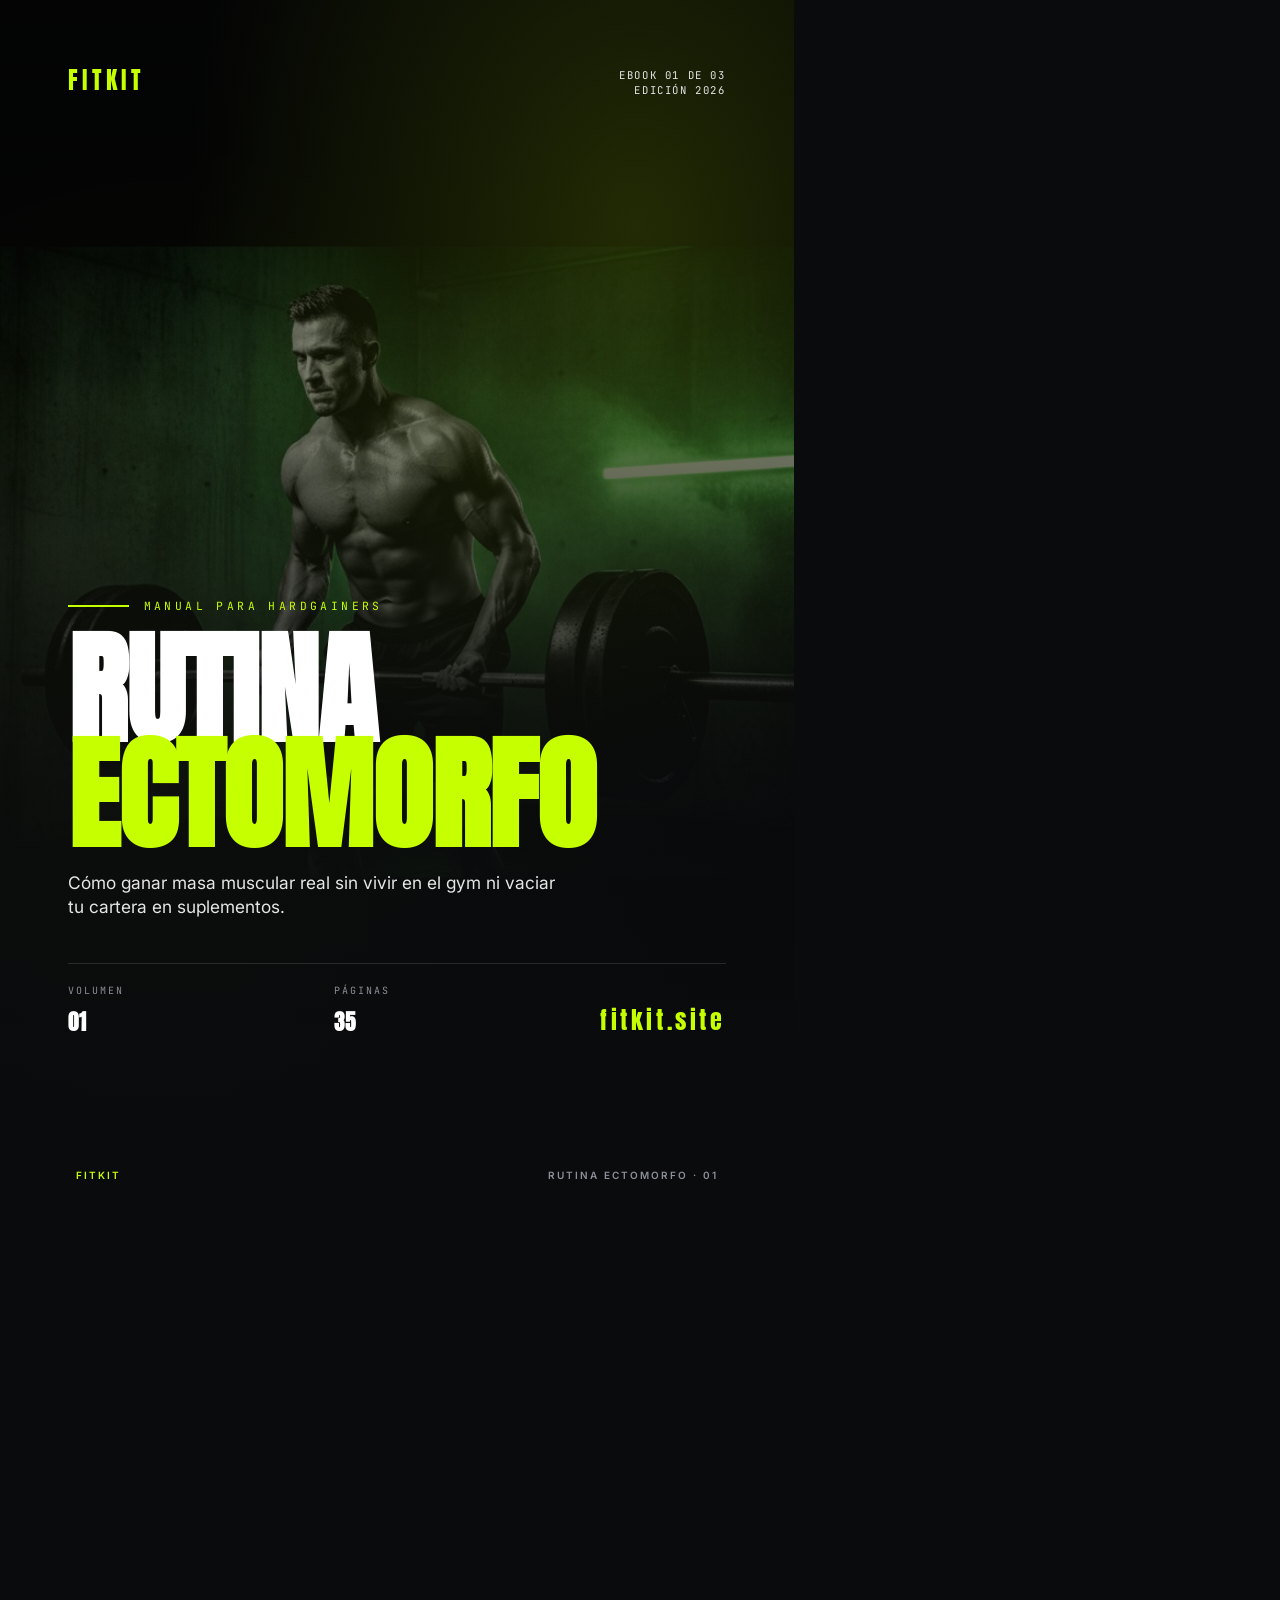
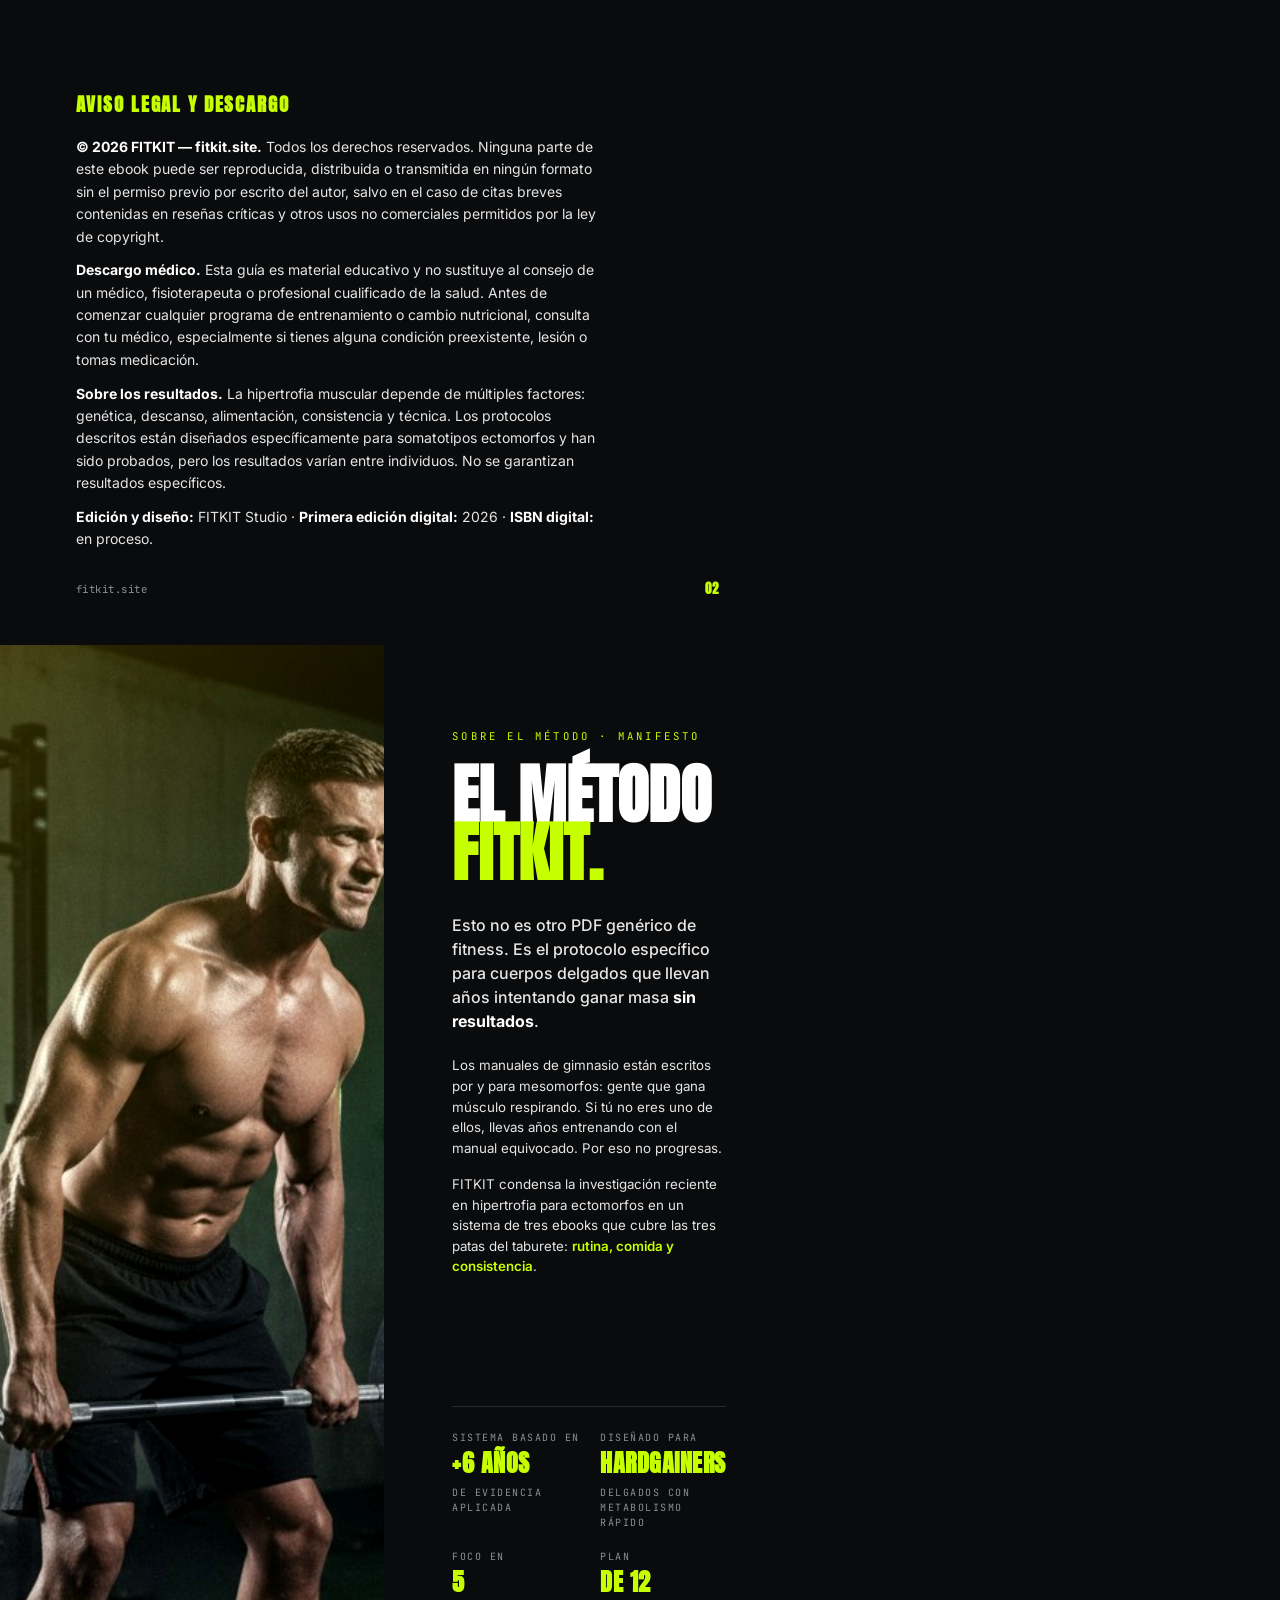
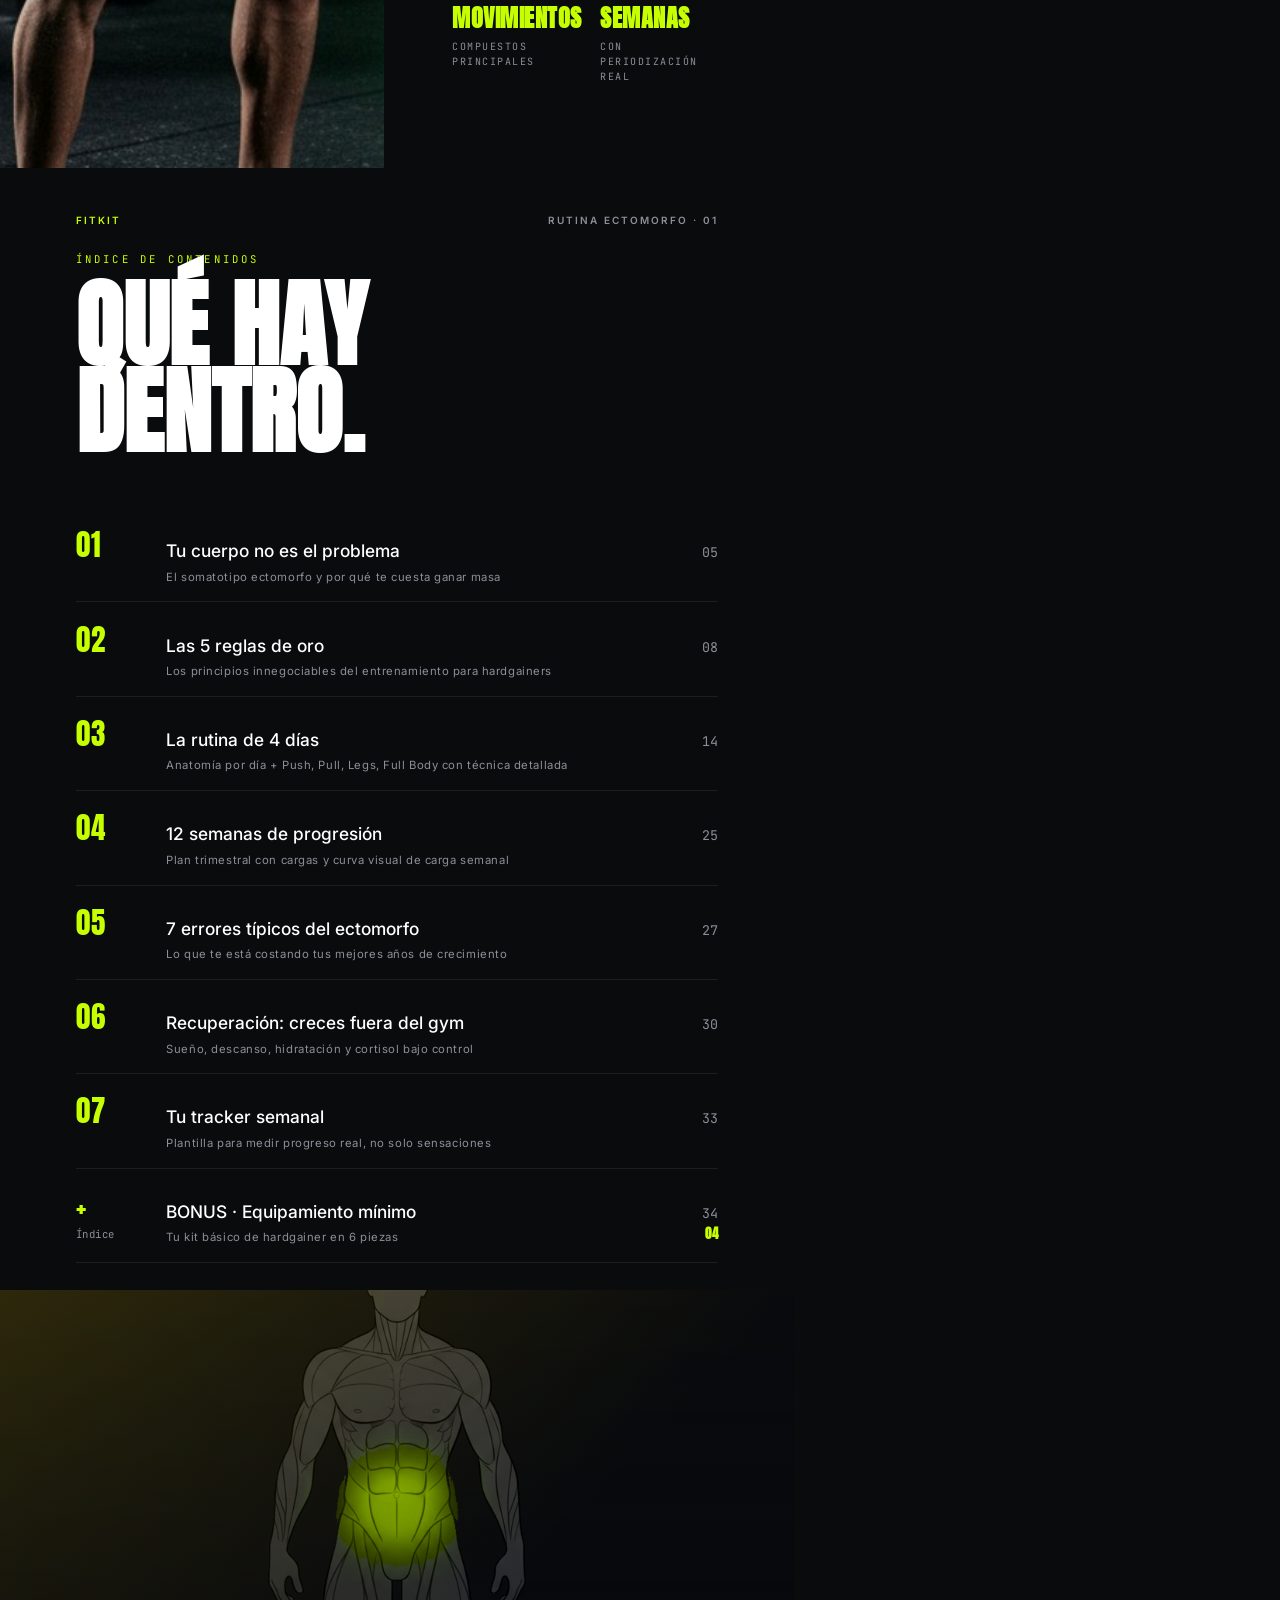
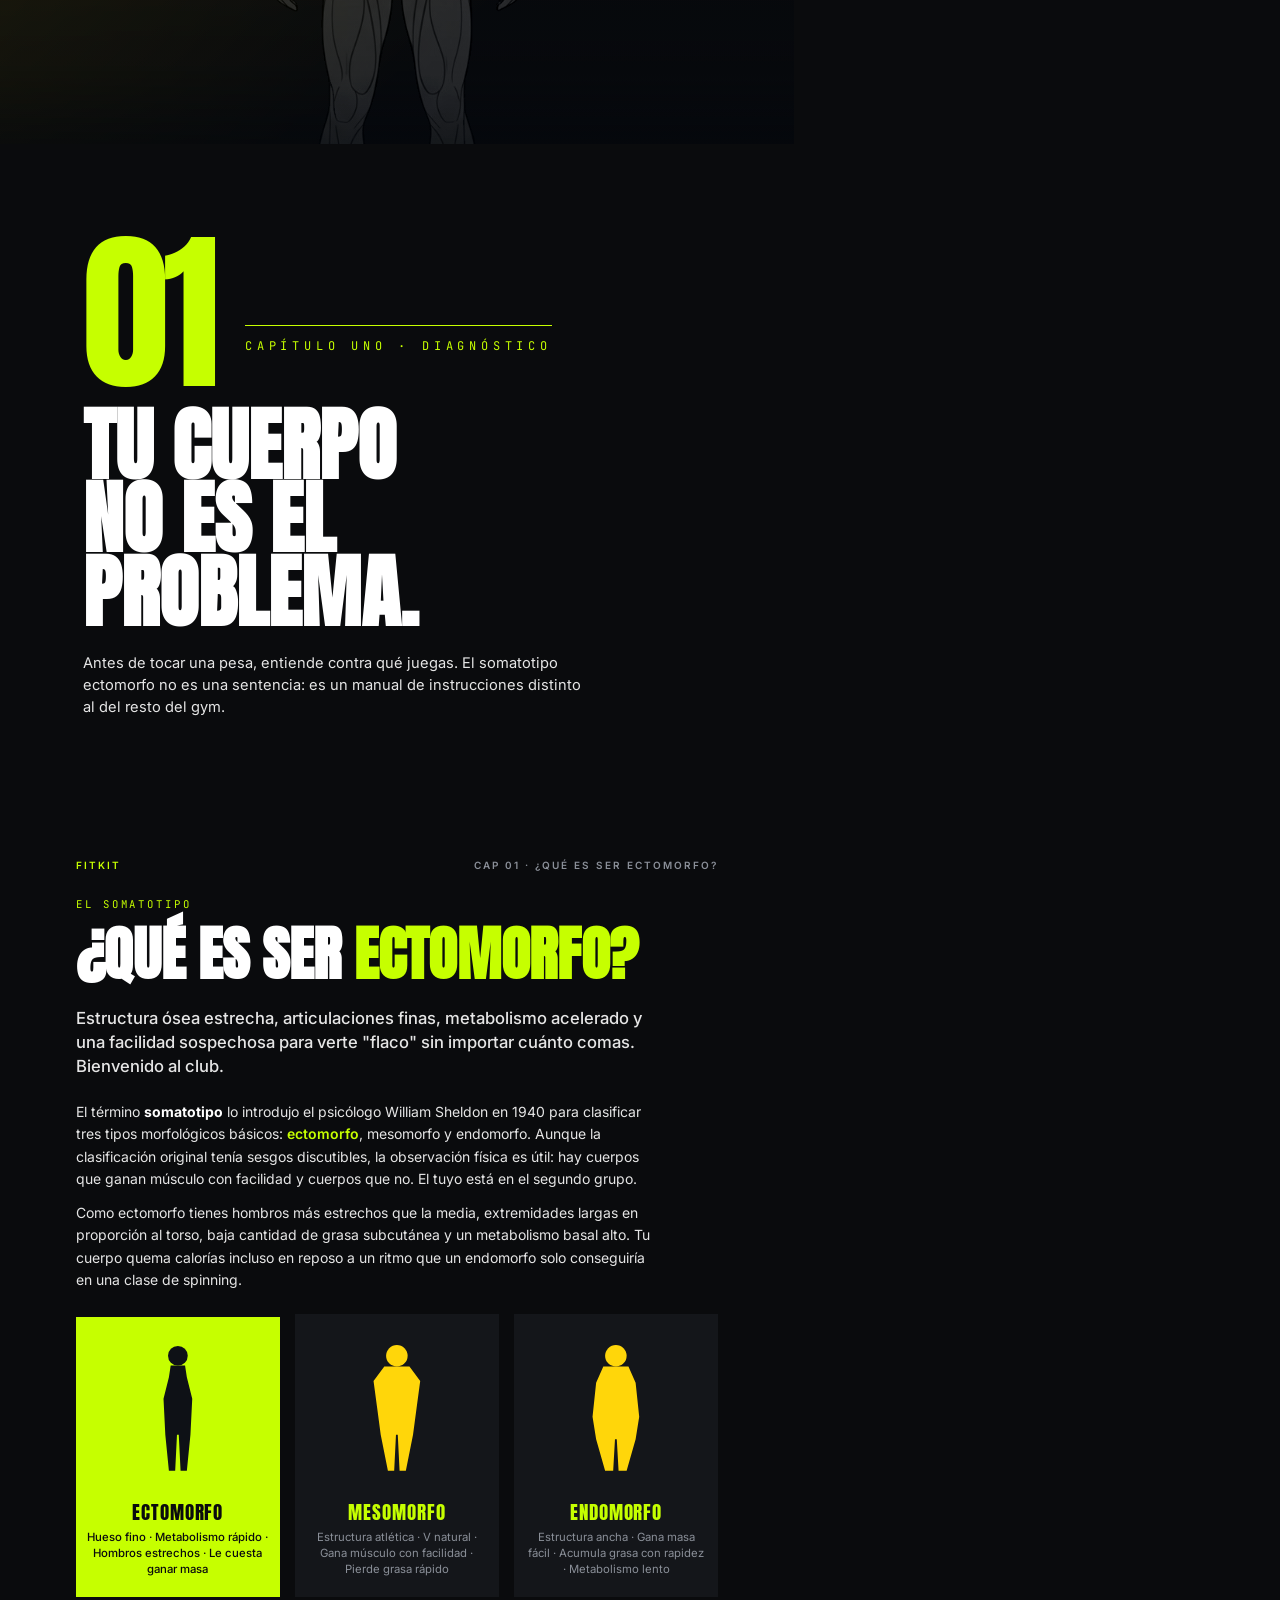
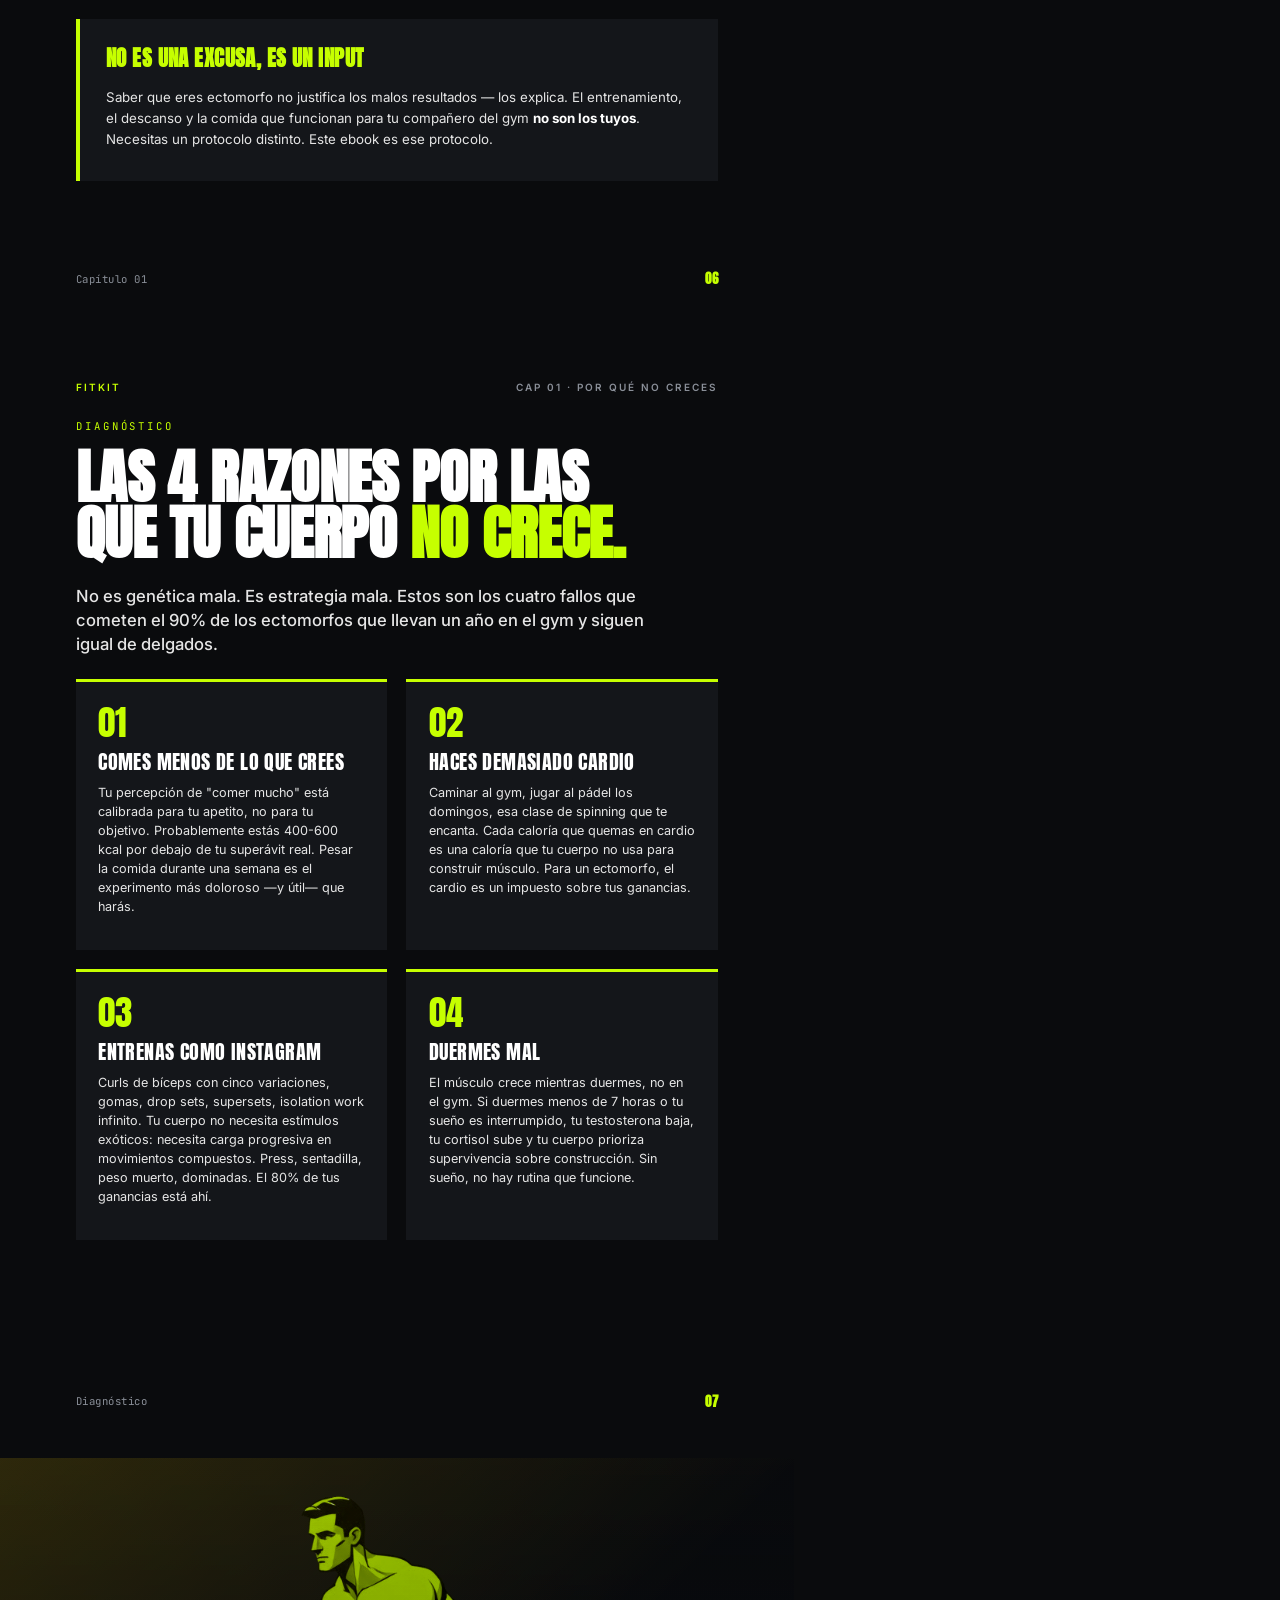
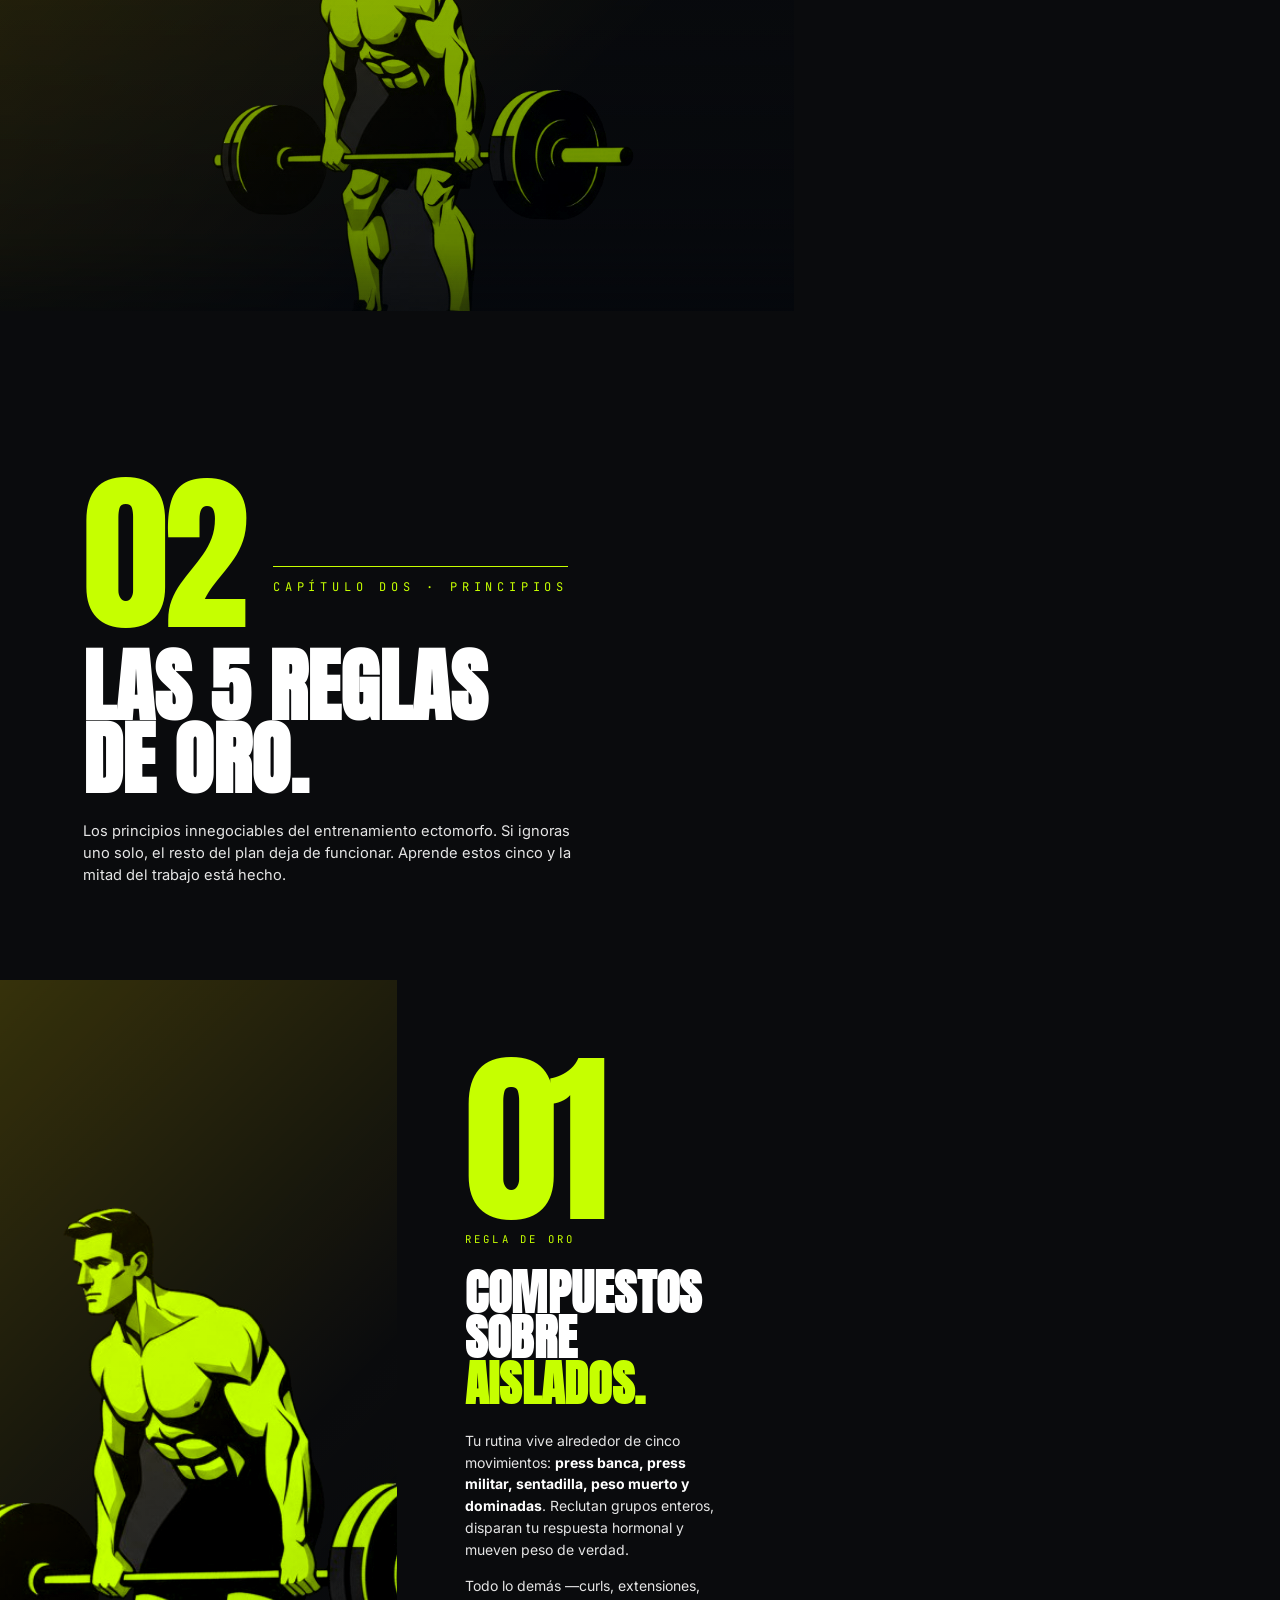
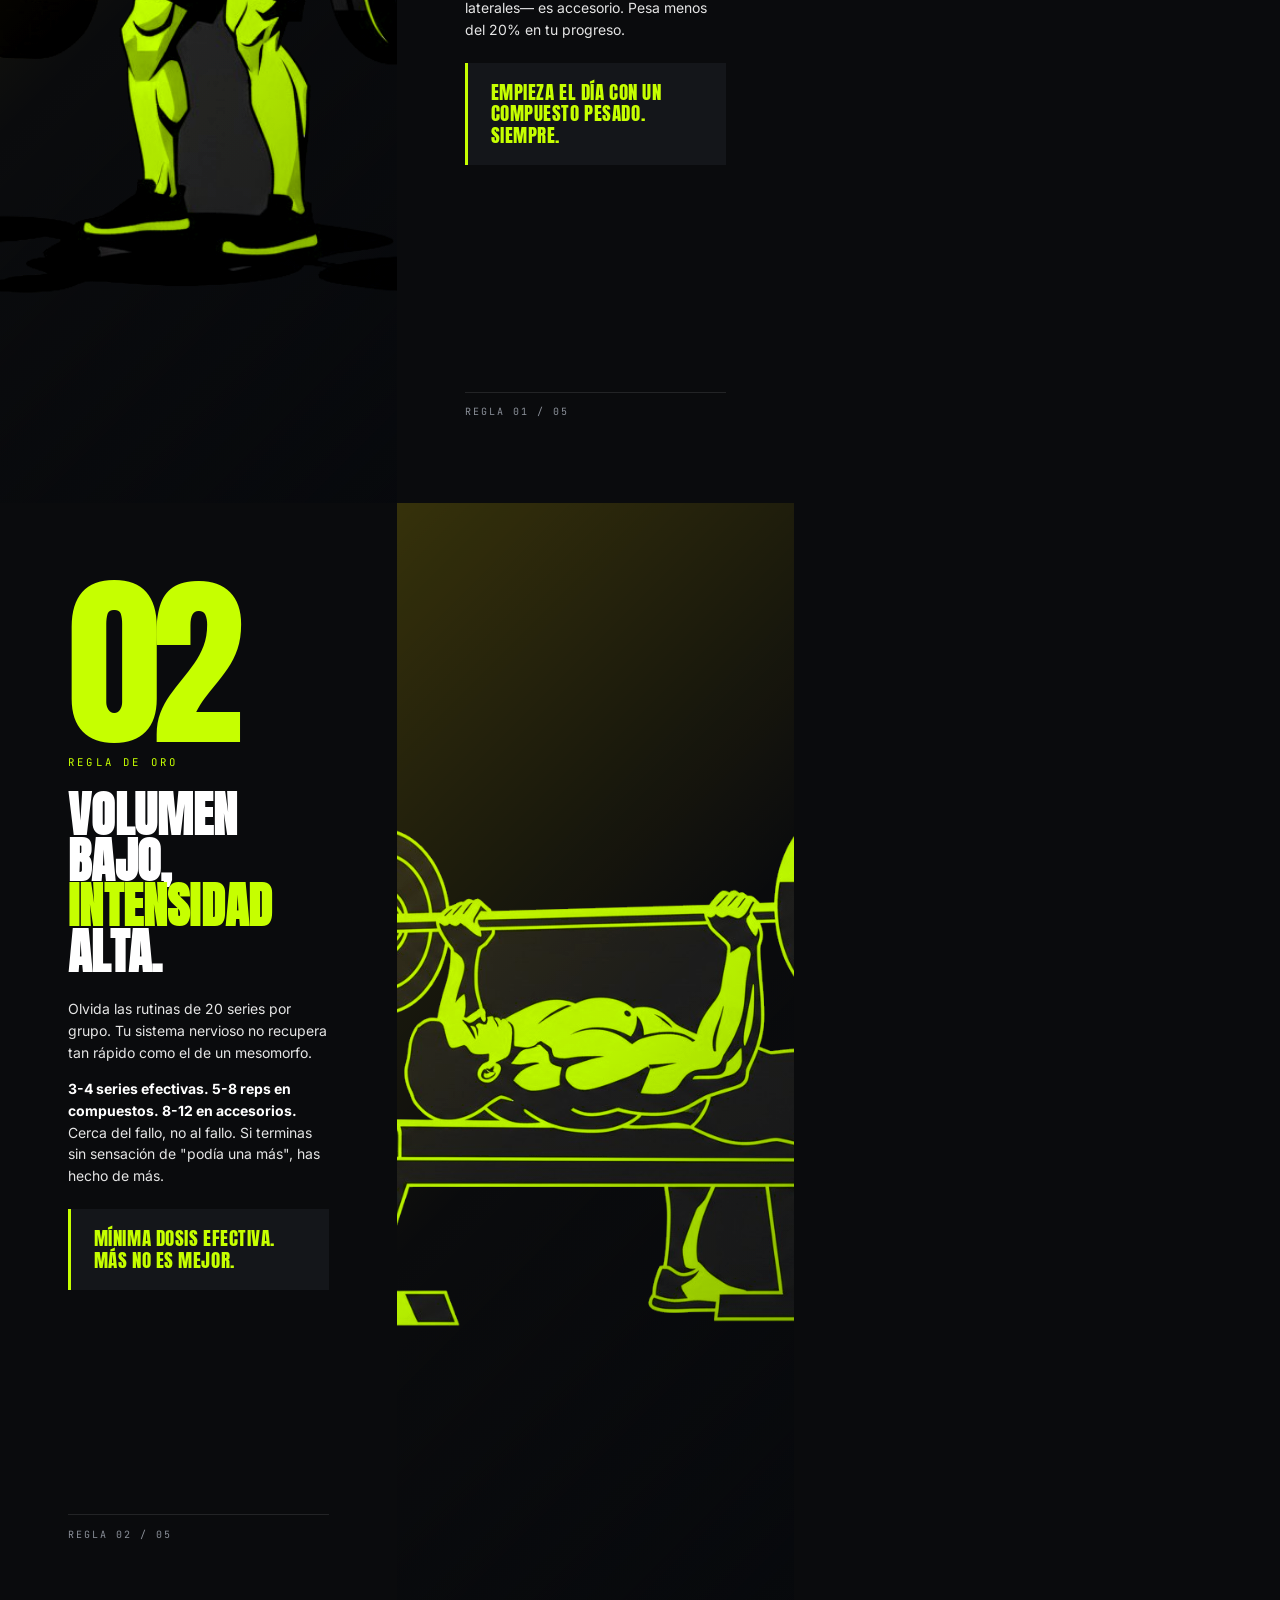
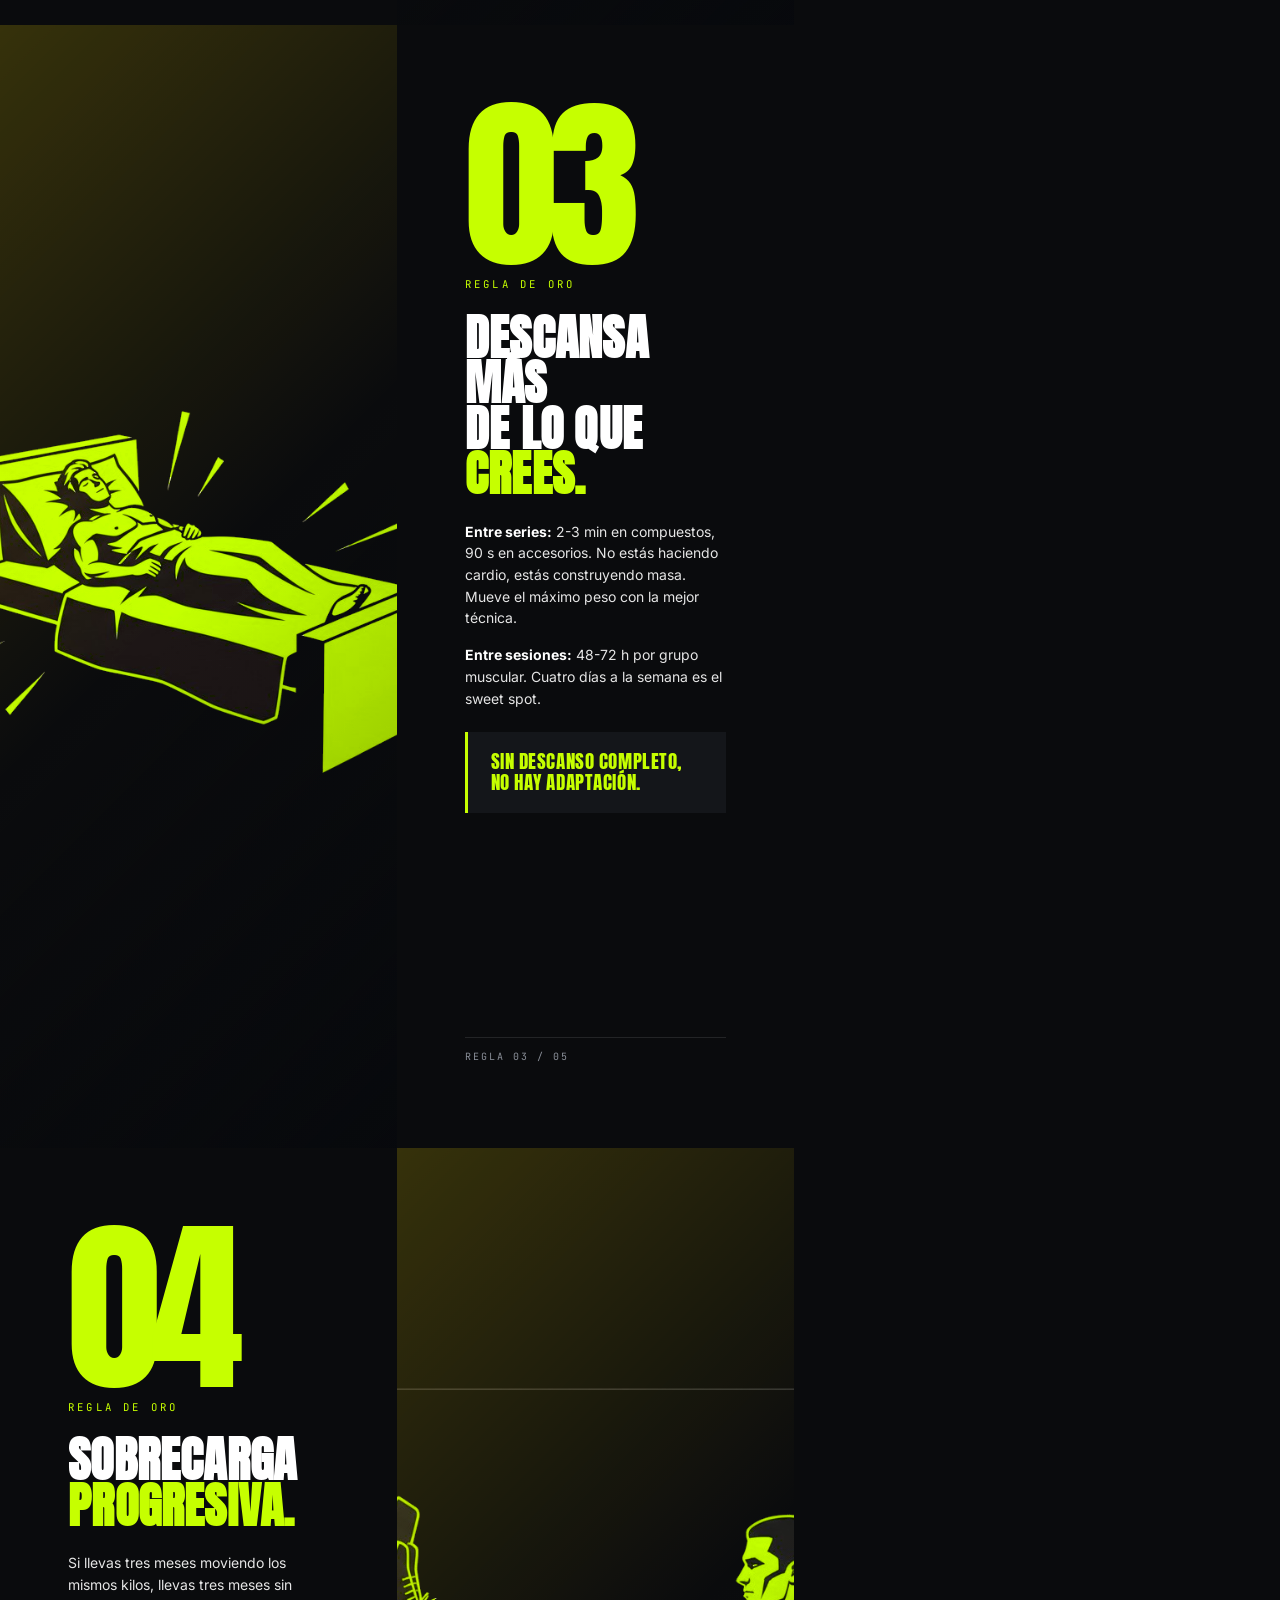
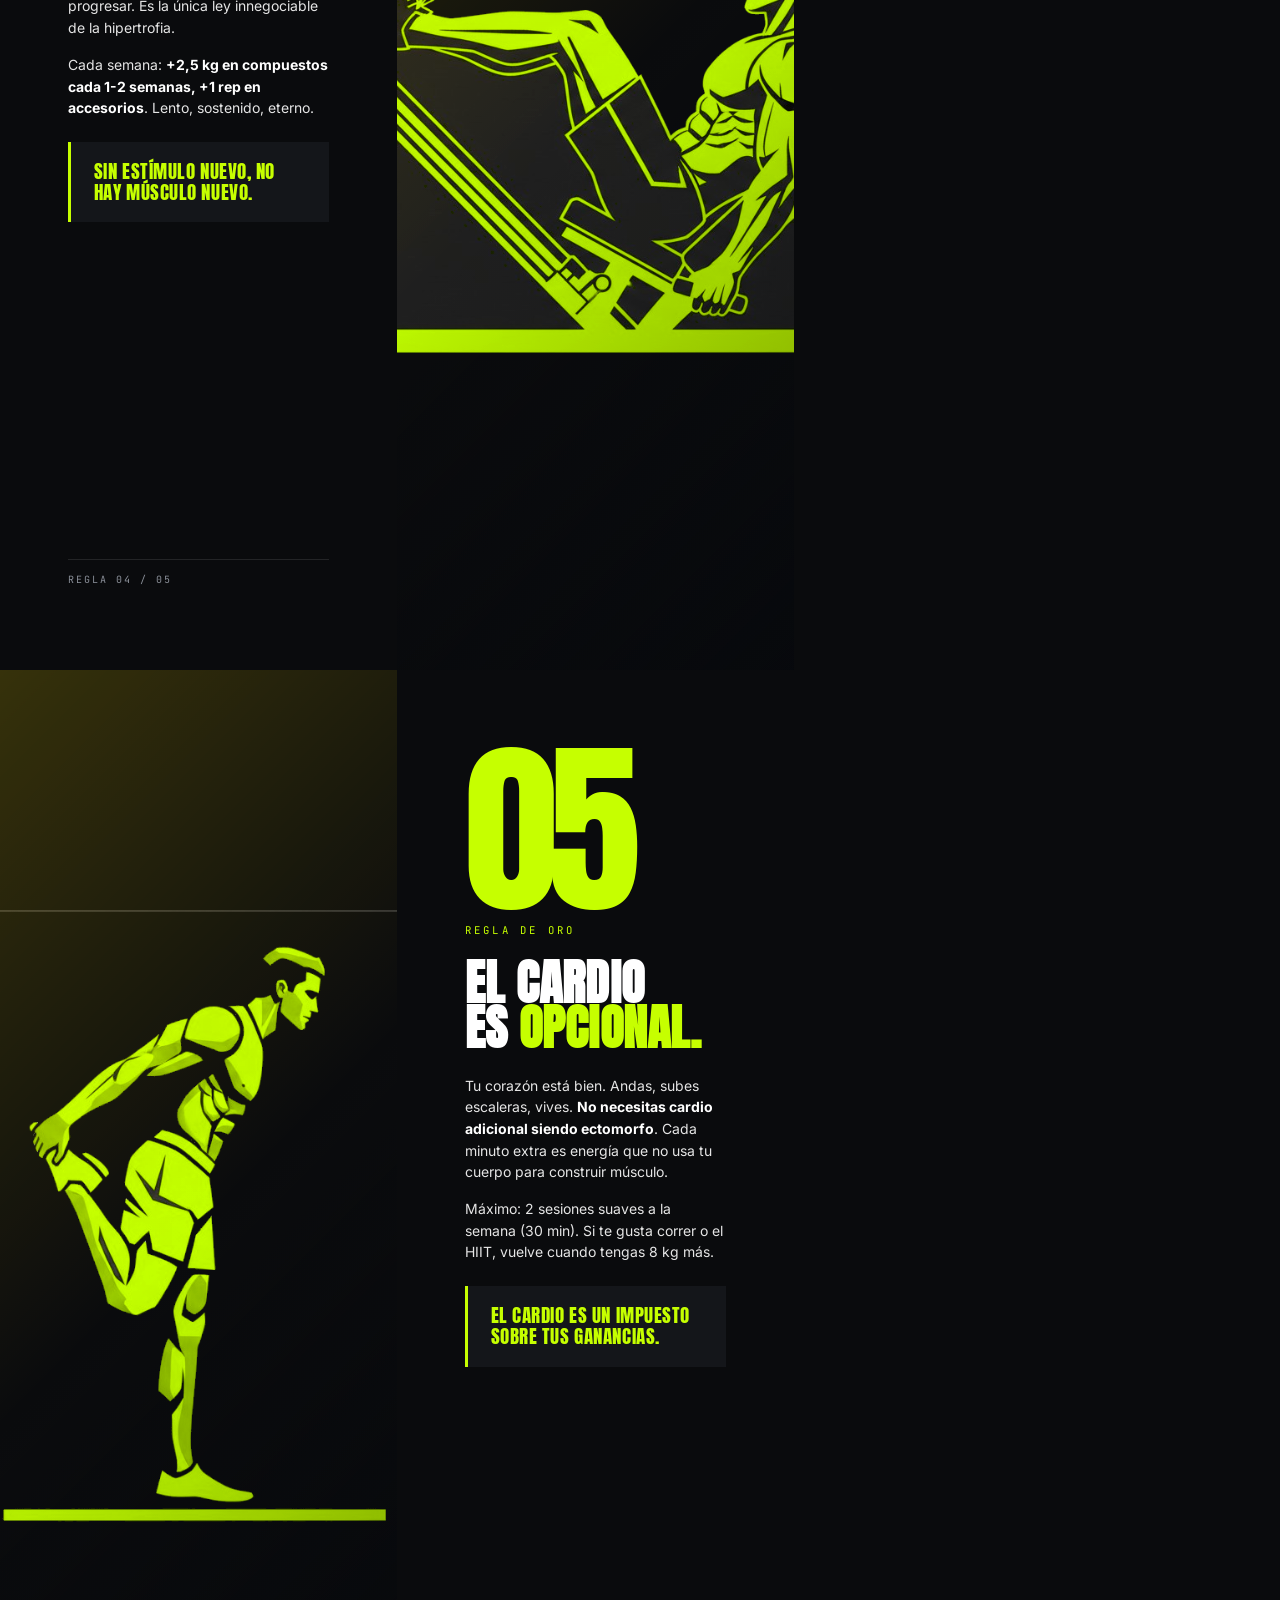
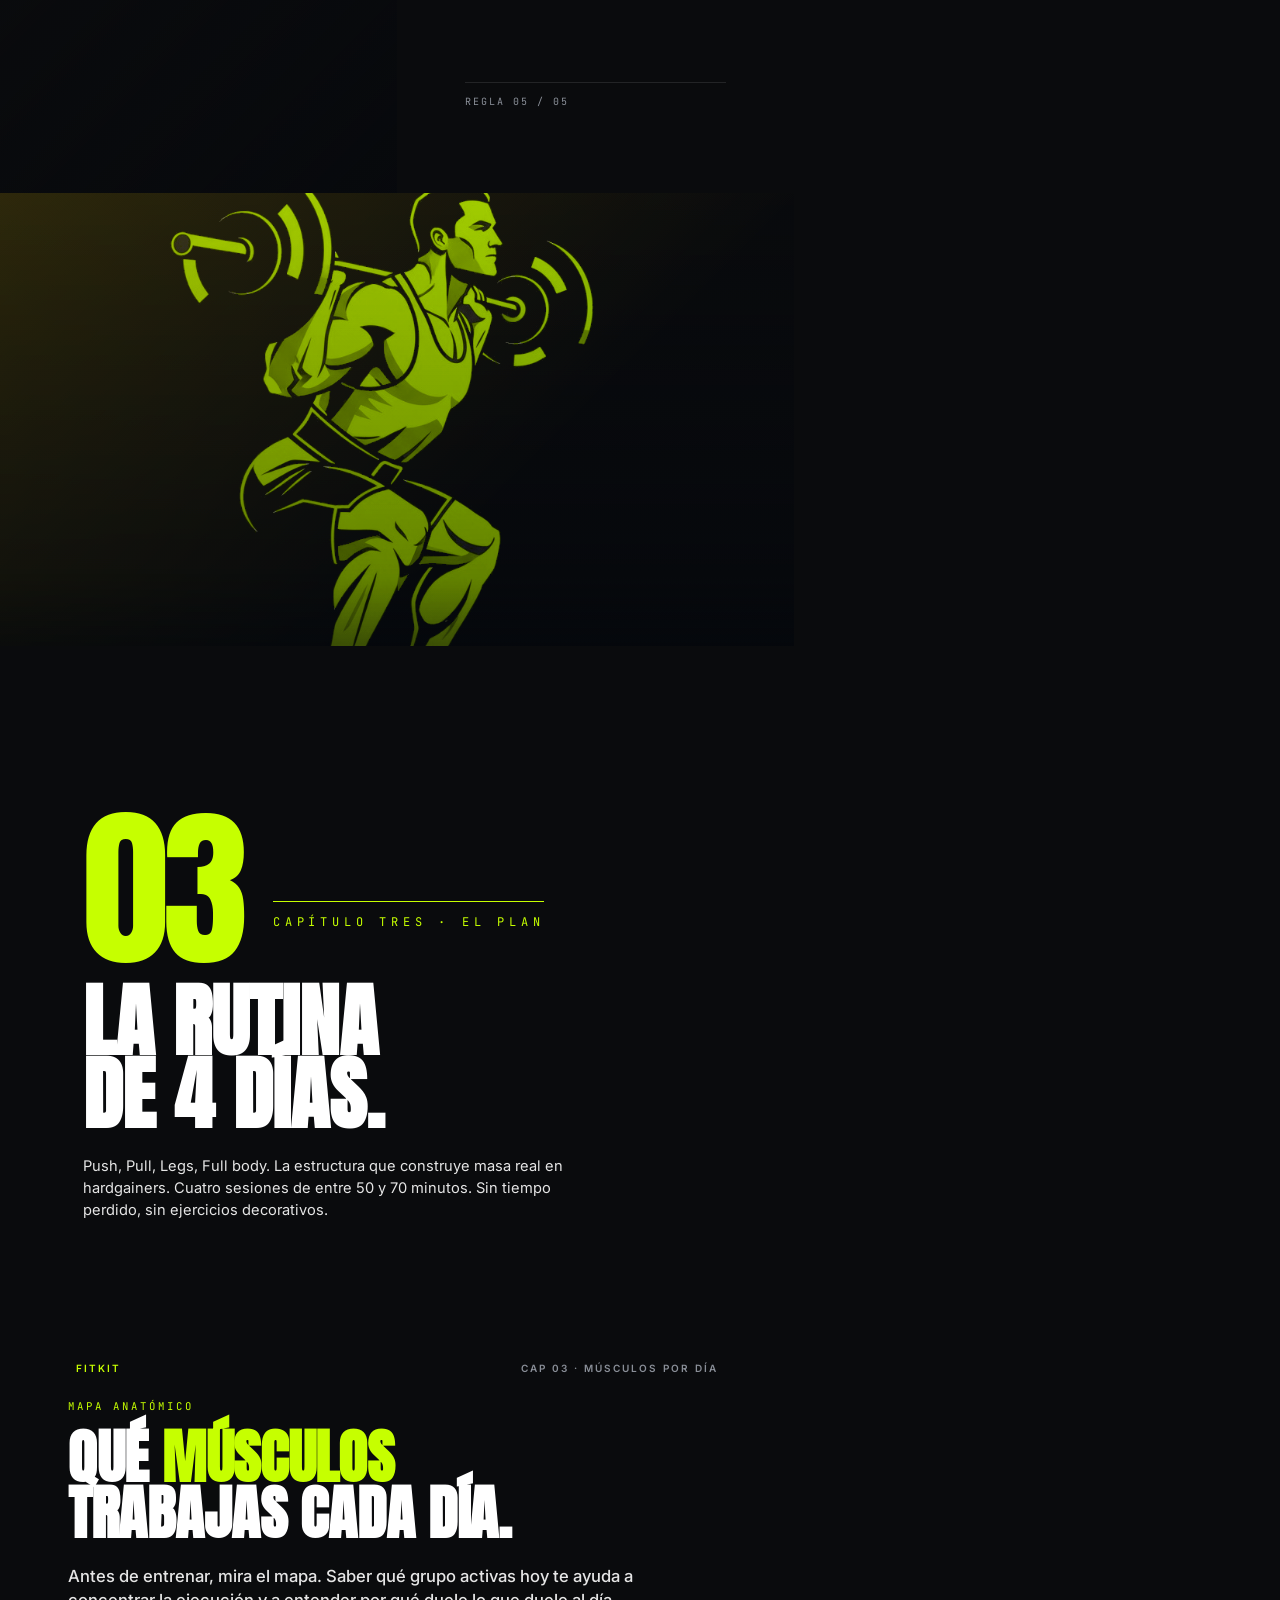
<file: ebook-1-rutina/index.html>
<!DOCTYPE html>
<html lang="es">
<head>
<meta charset="UTF-8">
<title>FITKIT · Rutina Ectomorfo</title>
<link rel="stylesheet" href="styles.css">
</head>
<body>

<!-- ============ PAGE 1 · COVER ============ -->
<section class="page cover">
  <div class="cover__top">
    <div class="cover__logo">FITKIT</div>
    <div class="cover__tag">EBOOK 01 DE 03<br>EDICIÓN 2026</div>
  </div>

  <div class="cover__hero"></div>

  <div class="cover__bottom">
    <div class="cover__eyebrow">Manual para hardgainers</div>
    <h1 class="cover__title">
      Rutina<br>
      <em>Ectomorfo</em>
    </h1>
    <p class="cover__subtitle">Cómo ganar masa muscular real sin vivir en el gym ni vaciar tu cartera en suplementos.</p>
    <div class="cover__meta">
      <div class="cover__meta-block">Volumen<strong>01</strong></div>
      <div class="cover__meta-block">Páginas<strong>35</strong></div>
      <div class="cover__url">fitkit.site</div>
    </div>
  </div>
</section>

<!-- ============ PAGE 2 · COPYRIGHT ============ -->
<section class="page copyright-page">
  <div class="page-header">
    <span class="brand">FITKIT</span>
    <span>RUTINA ECTOMORFO · 01</span>
  </div>

  <div class="small-print">
    <h3>Aviso legal y descargo</h3>
    <p><strong>© 2026 FITKIT — fitkit.site.</strong> Todos los derechos reservados. Ninguna parte de este ebook puede ser reproducida, distribuida o transmitida en ningún formato sin el permiso previo por escrito del autor, salvo en el caso de citas breves contenidas en reseñas críticas y otros usos no comerciales permitidos por la ley de copyright.</p>
    <p><strong>Descargo médico.</strong> Esta guía es material educativo y no sustituye al consejo de un médico, fisioterapeuta o profesional cualificado de la salud. Antes de comenzar cualquier programa de entrenamiento o cambio nutricional, consulta con tu médico, especialmente si tienes alguna condición preexistente, lesión o tomas medicación.</p>
    <p><strong>Sobre los resultados.</strong> La hipertrofia muscular depende de múltiples factores: genética, descanso, alimentación, consistencia y técnica. Los protocolos descritos están diseñados específicamente para somatotipos ectomorfos y han sido probados, pero los resultados varían entre individuos. No se garantizan resultados específicos.</p>
    <p><strong>Edición y diseño:</strong> FITKIT Studio · <strong>Primera edición digital:</strong> 2026 · <strong>ISBN digital:</strong> en proceso.</p>
  </div>

  <div class="page-footer">
    <span>fitkit.site</span>
    <span class="pagenum"></span>
  </div>
</section>

<!-- ============ PAGE 3 · SOBRE EL MÉTODO ============ -->
<section class="page about-method">
  <div class="about-method__photo" style="background-image:url('assets/author.jpg')"></div>
  <div class="about-method__body">
    <div>
      <div class="about-method__eyebrow">Sobre el método · Manifesto</div>
      <h2 class="about-method__title">El método<br><em>FITKIT.</em></h2>
      <p class="about-method__lead">Esto no es otro PDF genérico de fitness. Es el protocolo específico para cuerpos delgados que llevan años intentando ganar masa <strong>sin resultados</strong>.</p>
      <p class="about-method__desc">Los manuales de gimnasio están escritos por y para mesomorfos: gente que gana músculo respirando. Si tú no eres uno de ellos, llevas años entrenando con el manual equivocado. Por eso no progresas.</p>
      <p class="about-method__desc">FITKIT condensa la investigación reciente en hipertrofia para ectomorfos en un sistema de tres ebooks que cubre las tres patas del taburete: <em>rutina, comida y consistencia</em>.</p>
    </div>
    <div class="about-method__credentials">
      <div class="about-method__cred-item">Sistema basado en<strong>+6 años</strong>de evidencia aplicada</div>
      <div class="about-method__cred-item">Diseñado para<strong>hardgainers</strong>delgados con metabolismo rápido</div>
      <div class="about-method__cred-item">Foco en<strong>5 movimientos</strong>compuestos principales</div>
      <div class="about-method__cred-item">Plan<strong>de 12 semanas</strong>con periodización real</div>
    </div>
  </div>
</section>

<!-- ============ PAGE 4 · TOC ============ -->
<section class="page">
  <div class="page-header">
    <span class="brand">FITKIT</span>
    <span>RUTINA ECTOMORFO · 01</span>
  </div>

  <div class="toc-eyebrow">Índice de contenidos</div>
  <h2 class="toc-title">Qué hay<br>dentro.</h2>

  <ol class="toc-list">
    <li class="toc-item">
      <span class="toc-item__num">01</span>
      <span class="toc-item__name">Tu cuerpo no es el problema<small>El somatotipo ectomorfo y por qué te cuesta ganar masa</small></span>
      <span class="toc-item__page">05</span>
    </li>
    <li class="toc-item">
      <span class="toc-item__num">02</span>
      <span class="toc-item__name">Las 5 reglas de oro<small>Los principios innegociables del entrenamiento para hardgainers</small></span>
      <span class="toc-item__page">08</span>
    </li>
    <li class="toc-item">
      <span class="toc-item__num">03</span>
      <span class="toc-item__name">La rutina de 4 días<small>Anatomía por día + Push, Pull, Legs, Full Body con técnica detallada</small></span>
      <span class="toc-item__page">14</span>
    </li>
    <li class="toc-item">
      <span class="toc-item__num">04</span>
      <span class="toc-item__name">12 semanas de progresión<small>Plan trimestral con cargas y curva visual de carga semanal</small></span>
      <span class="toc-item__page">25</span>
    </li>
    <li class="toc-item">
      <span class="toc-item__num">05</span>
      <span class="toc-item__name">7 errores típicos del ectomorfo<small>Lo que te está costando tus mejores años de crecimiento</small></span>
      <span class="toc-item__page">27</span>
    </li>
    <li class="toc-item">
      <span class="toc-item__num">06</span>
      <span class="toc-item__name">Recuperación: creces fuera del gym<small>Sueño, descanso, hidratación y cortisol bajo control</small></span>
      <span class="toc-item__page">30</span>
    </li>
    <li class="toc-item">
      <span class="toc-item__num">07</span>
      <span class="toc-item__name">Tu tracker semanal<small>Plantilla para medir progreso real, no solo sensaciones</small></span>
      <span class="toc-item__page">33</span>
    </li>
    <li class="toc-item">
      <span class="toc-item__num">+</span>
      <span class="toc-item__name">BONUS · Equipamiento mínimo<small>Tu kit básico de hardgainer en 6 piezas</small></span>
      <span class="toc-item__page">34</span>
    </li>
  </ol>

  <div class="page-footer">
    <span>Índice</span>
    <span class="pagenum"></span>
  </div>
</section>

<!-- ============ PAGE 4 · CHAPTER 1 DIVIDER ============ -->
<section class="page chapter-divider">
  <div class="chapter-divider__img" style="background-image:url('assets/ch1.png')"></div>
  <div class="chapter-divider__content">
    <div class="chapter-divider__top">
      <div class="ch-num">01</div>
      <div class="ch-label">Capítulo uno · Diagnóstico</div>
    </div>
    <h2 class="ch-title">Tu cuerpo<br>no es el<br>problema.</h2>
    <p class="ch-desc">Antes de tocar una pesa, entiende contra qué juegas. El somatotipo ectomorfo no es una sentencia: es un manual de instrucciones distinto al del resto del gym.</p>
  </div>
</section>

<!-- ============ PAGE 5 · CAP 1 CONTENIDO ============ -->
<section class="page">
  <div class="page-header">
    <span class="brand">FITKIT</span>
    <span>CAP 01 · ¿QUÉ ES SER ECTOMORFO?</span>
  </div>

  <div class="eyebrow">El somatotipo</div>
  <h2 class="section-title">¿Qué es ser <em>ectomorfo?</em></h2>
  <p class="lead">Estructura ósea estrecha, articulaciones finas, metabolismo acelerado y una facilidad sospechosa para verte "flaco" sin importar cuánto comas. Bienvenido al club.</p>

  <p>El término <strong>somatotipo</strong> lo introdujo el psicólogo William Sheldon en 1940 para clasificar tres tipos morfológicos básicos: <em>ectomorfo</em>, mesomorfo y endomorfo. Aunque la clasificación original tenía sesgos discutibles, la observación física es útil: hay cuerpos que ganan músculo con facilidad y cuerpos que no. El tuyo está en el segundo grupo.</p>

  <p>Como ectomorfo tienes hombros más estrechos que la media, extremidades largas en proporción al torso, baja cantidad de grasa subcutánea y un metabolismo basal alto. Tu cuerpo quema calorías incluso en reposo a un ritmo que un endomorfo solo conseguiría en una clase de spinning.</p>

  <div class="somatotipos">
    <div class="somatotipo somatotipo--active">
      <svg class="somatotipo__svg" viewBox="0 0 100 160" xmlns="http://www.w3.org/2000/svg">
        <!-- Ectomorfo: estrecho, alto -->
        <circle cx="50" cy="22" r="11" fill="#0E1116"/>
        <path d="M 42 33 L 58 33 L 60 46 L 66 70 L 64 110 L 60 150 L 53 150 L 51 110 L 49 110 L 47 150 L 40 150 L 36 110 L 34 70 L 40 46 Z" fill="#0E1116"/>
      </svg>
      <div class="somatotipo__name">Ectomorfo</div>
      <div class="somatotipo__desc">Hueso fino · Metabolismo rápido · Hombros estrechos · Le cuesta ganar masa</div>
    </div>
    <div class="somatotipo">
      <svg class="somatotipo__svg" viewBox="0 0 100 160" xmlns="http://www.w3.org/2000/svg">
        <!-- Mesomorfo: V atlética -->
        <circle cx="50" cy="22" r="12" fill="#FFD60A"/>
        <path d="M 36 34 L 64 34 L 76 50 L 72 80 L 68 110 L 60 150 L 53 150 L 51 110 L 49 110 L 47 150 L 40 150 L 32 110 L 28 80 L 24 50 Z" fill="#FFD60A"/>
      </svg>
      <div class="somatotipo__name">Mesomorfo</div>
      <div class="somatotipo__desc">Estructura atlética · V natural · Gana músculo con facilidad · Pierde grasa rápido</div>
    </div>
    <div class="somatotipo">
      <svg class="somatotipo__svg" viewBox="0 0 100 160" xmlns="http://www.w3.org/2000/svg">
        <!-- Endomorfo: más ancho, redondeado -->
        <circle cx="50" cy="22" r="12" fill="#FFD60A"/>
        <path d="M 36 34 L 64 34 L 72 52 L 76 90 L 72 115 L 62 150 L 53 150 L 51 115 L 49 115 L 47 150 L 38 150 L 28 115 L 24 90 L 28 52 Z" fill="#FFD60A"/>
      </svg>
      <div class="somatotipo__name">Endomorfo</div>
      <div class="somatotipo__desc">Estructura ancha · Gana masa fácil · Acumula grasa con rapidez · Metabolismo lento</div>
    </div>
  </div>

  <div class="callout">
    <h4>No es una excusa, es un input</h4>
    <p>Saber que eres ectomorfo no justifica los malos resultados — los explica. El entrenamiento, el descanso y la comida que funcionan para tu compañero del gym <strong>no son los tuyos</strong>. Necesitas un protocolo distinto. Este ebook es ese protocolo.</p>
  </div>

  <div class="page-footer">
    <span>Capítulo 01</span>
    <span class="pagenum"></span>
  </div>
</section>

<!-- ============ PAGE 6 · POR QUÉ TU CUERPO NO CRECE ============ -->
<section class="page">
  <div class="page-header">
    <span class="brand">FITKIT</span>
    <span>CAP 01 · POR QUÉ NO CRECES</span>
  </div>

  <div class="eyebrow">Diagnóstico</div>
  <h2 class="section-title">Las 4 razones por las<br>que tu cuerpo <em>no crece.</em></h2>
  <p class="lead">No es genética mala. Es estrategia mala. Estos son los cuatro fallos que cometen el 90% de los ectomorfos que llevan un año en el gym y siguen igual de delgados.</p>

  <div class="reasons">
    <div class="reason">
      <div class="reason__num">01</div>
      <div class="reason__title">Comes menos de lo que crees</div>
      <p class="reason__desc">Tu percepción de "comer mucho" está calibrada para tu apetito, no para tu objetivo. Probablemente estás 400-600 kcal por debajo de tu superávit real. Pesar la comida durante una semana es el experimento más doloroso —y útil— que harás.</p>
    </div>
    <div class="reason">
      <div class="reason__num">02</div>
      <div class="reason__title">Haces demasiado cardio</div>
      <p class="reason__desc">Caminar al gym, jugar al pádel los domingos, esa clase de spinning que te encanta. Cada caloría que quemas en cardio es una caloría que tu cuerpo no usa para construir músculo. Para un ectomorfo, el cardio es un impuesto sobre tus ganancias.</p>
    </div>
    <div class="reason">
      <div class="reason__num">03</div>
      <div class="reason__title">Entrenas como Instagram</div>
      <p class="reason__desc">Curls de bíceps con cinco variaciones, gomas, drop sets, supersets, isolation work infinito. Tu cuerpo no necesita estímulos exóticos: necesita carga progresiva en movimientos compuestos. Press, sentadilla, peso muerto, dominadas. El 80% de tus ganancias está ahí.</p>
    </div>
    <div class="reason">
      <div class="reason__num">04</div>
      <div class="reason__title">Duermes mal</div>
      <p class="reason__desc">El músculo crece mientras duermes, no en el gym. Si duermes menos de 7 horas o tu sueño es interrumpido, tu testosterona baja, tu cortisol sube y tu cuerpo prioriza supervivencia sobre construcción. Sin sueño, no hay rutina que funcione.</p>
    </div>
  </div>

  <div class="page-footer">
    <span>Diagnóstico</span>
    <span class="pagenum"></span>
  </div>
</section>

<!-- ============ PAGE 7 · CHAPTER 2 DIVIDER ============ -->
<section class="page chapter-divider">
  <div class="chapter-divider__img" style="background-image:url('assets/ch2.png')"></div>
  <div class="chapter-divider__content">
    <div class="chapter-divider__top">
      <div class="ch-num">02</div>
      <div class="ch-label">Capítulo dos · Principios</div>
    </div>
    <h2 class="ch-title">Las 5 reglas<br>de oro.</h2>
    <p class="ch-desc">Los principios innegociables del entrenamiento ectomorfo. Si ignoras uno solo, el resto del plan deja de funcionar. Aprende estos cinco y la mitad del trabajo está hecho.</p>
  </div>
</section>

<!-- ============ PAGE 8 · REGLA 1 ============ -->
<section class="page rule-page">
  <div class="rule-photo" style="background-image:url('assets/rule1.png')"></div>
  <div class="rule-body">
    <div class="rule-body__top">
      <div class="rule-body__num">01</div>
      <div class="rule-body__label">Regla de oro</div>
      <h3 class="rule-body__title">Compuestos<br>sobre <em>aislados.</em></h3>
      <p class="rule-body__desc">Tu rutina vive alrededor de cinco movimientos: <strong>press banca, press militar, sentadilla, peso muerto y dominadas</strong>. Reclutan grupos enteros, disparan tu respuesta hormonal y mueven peso de verdad.</p>
      <p class="rule-body__desc">Todo lo demás —curls, extensiones, laterales— es accesorio. Pesa menos del 20% en tu progreso.</p>
      <div class="rule-body__keypoint">Empieza el día con un compuesto pesado. Siempre.</div>
    </div>
    <div class="rule-body__footer">Regla 01 / 05</div>
  </div>
</section>

<!-- ============ PAGE 9 · REGLA 2 ============ -->
<section class="page rule-page">
  <div class="rule-body">
    <div class="rule-body__top">
      <div class="rule-body__num">02</div>
      <div class="rule-body__label">Regla de oro</div>
      <h3 class="rule-body__title">Volumen bajo,<br><em>intensidad</em> alta.</h3>
      <p class="rule-body__desc">Olvida las rutinas de 20 series por grupo. Tu sistema nervioso no recupera tan rápido como el de un mesomorfo.</p>
      <p class="rule-body__desc"><strong>3-4 series efectivas. 5-8 reps en compuestos. 8-12 en accesorios.</strong> Cerca del fallo, no al fallo. Si terminas sin sensación de "podía una más", has hecho de más.</p>
      <div class="rule-body__keypoint">Mínima dosis efectiva. Más no es mejor.</div>
    </div>
    <div class="rule-body__footer">Regla 02 / 05</div>
  </div>
  <div class="rule-photo" style="background-image:url('assets/rule2.png')"></div>
</section>

<!-- ============ PAGE 10 · REGLA 3 ============ -->
<section class="page rule-page">
  <div class="rule-photo" style="background-image:url('assets/rule3.png')"></div>
  <div class="rule-body">
    <div class="rule-body__top">
      <div class="rule-body__num">03</div>
      <div class="rule-body__label">Regla de oro</div>
      <h3 class="rule-body__title">Descansa más<br>de lo que <em>crees.</em></h3>
      <p class="rule-body__desc"><strong>Entre series:</strong> 2-3 min en compuestos, 90 s en accesorios. No estás haciendo cardio, estás construyendo masa. Mueve el máximo peso con la mejor técnica.</p>
      <p class="rule-body__desc"><strong>Entre sesiones:</strong> 48-72 h por grupo muscular. Cuatro días a la semana es el sweet spot.</p>
      <div class="rule-body__keypoint">Sin descanso completo, no hay adaptación.</div>
    </div>
    <div class="rule-body__footer">Regla 03 / 05</div>
  </div>
</section>

<!-- ============ PAGE 11 · REGLA 4 ============ -->
<section class="page rule-page">
  <div class="rule-body">
    <div class="rule-body__top">
      <div class="rule-body__num">04</div>
      <div class="rule-body__label">Regla de oro</div>
      <h3 class="rule-body__title">Sobrecarga<br><em>progresiva.</em></h3>
      <p class="rule-body__desc">Si llevas tres meses moviendo los mismos kilos, llevas tres meses sin progresar. Es la única ley innegociable de la hipertrofia.</p>
      <p class="rule-body__desc">Cada semana: <strong>+2,5 kg en compuestos cada 1-2 semanas, +1 rep en accesorios</strong>. Lento, sostenido, eterno.</p>
      <div class="rule-body__keypoint">Sin estímulo nuevo, no hay músculo nuevo.</div>
    </div>
    <div class="rule-body__footer">Regla 04 / 05</div>
  </div>
  <div class="rule-photo" style="background-image:url('assets/rule4.png')"></div>
</section>

<!-- ============ PAGE 12 · REGLA 5 ============ -->
<section class="page rule-page">
  <div class="rule-photo" style="background-image:url('assets/rule5.png')"></div>
  <div class="rule-body">
    <div class="rule-body__top">
      <div class="rule-body__num">05</div>
      <div class="rule-body__label">Regla de oro</div>
      <h3 class="rule-body__title">El cardio<br>es <em>opcional.</em></h3>
      <p class="rule-body__desc">Tu corazón está bien. Andas, subes escaleras, vives. <strong>No necesitas cardio adicional siendo ectomorfo</strong>. Cada minuto extra es energía que no usa tu cuerpo para construir músculo.</p>
      <p class="rule-body__desc">Máximo: 2 sesiones suaves a la semana (30 min). Si te gusta correr o el HIIT, vuelve cuando tengas 8 kg más.</p>
      <div class="rule-body__keypoint">El cardio es un impuesto sobre tus ganancias.</div>
    </div>
    <div class="rule-body__footer">Regla 05 / 05</div>
  </div>
</section>

<!-- ============ PAGE 13 · CHAPTER 3 DIVIDER ============ -->
<section class="page chapter-divider">
  <div class="chapter-divider__img" style="background-image:url('assets/ch3.png')"></div>
  <div class="chapter-divider__content">
    <div class="chapter-divider__top">
      <div class="ch-num">03</div>
      <div class="ch-label">Capítulo tres · El plan</div>
    </div>
    <h2 class="ch-title">La rutina<br>de 4 días.</h2>
    <p class="ch-desc">Push, Pull, Legs, Full body. La estructura que construye masa real en hardgainers. Cuatro sesiones de entre 50 y 70 minutos. Sin tiempo perdido, sin ejercicios decorativos.</p>
  </div>
</section>

<!-- ============ PAGE NEW · MÚSCULOS POR DÍA ============ -->
<section class="page anatomy-page">
  <div class="page-header">
    <span class="brand">FITKIT</span>
    <span>CAP 03 · MÚSCULOS POR DÍA</span>
  </div>

  <div class="eyebrow">Mapa anatómico</div>
  <h2 class="section-title">Qué <em>músculos</em><br>trabajas cada día.</h2>
  <p class="lead" style="margin-bottom:0">Antes de entrenar, mira el mapa. Saber qué grupo activas hoy te ayuda a concentrar la ejecución y a entender por qué duele lo que duele al día siguiente.</p>

  <div class="anatomy-grid">
    <!-- PUSH -->
    <div class="anatomy-card">
      <svg class="anatomy-card__svg" viewBox="0 0 80 145" xmlns="http://www.w3.org/2000/svg">
        <!-- silueta base -->
        <circle cx="40" cy="11" r="7" fill="#4A4A4A"/>
        <rect x="37" y="17" width="6" height="5" fill="#4A4A4A"/>
        <!-- TRAPECIO (parte sup hombros) -->
        <path d="M 24 22 Q 40 19 56 22 L 56 28 L 24 28 Z" fill="#4A4A4A"/>
        <!-- DELTOIDES (amarillo) -->
        <ellipse cx="20" cy="33" rx="6" ry="5" fill="#FFD60A"/>
        <ellipse cx="60" cy="33" rx="6" ry="5" fill="#FFD60A"/>
        <!-- PECHO (amarillo) -->
        <path d="M 26 33 L 54 33 L 52 55 L 40 52 L 28 55 Z" fill="#FFD60A"/>
        <!-- BICEPS -->
        <ellipse cx="17" cy="44" rx="4" ry="8" fill="#4A4A4A"/>
        <ellipse cx="63" cy="44" rx="4" ry="8" fill="#4A4A4A"/>
        <!-- TRICEPS (amarillo, fuera del brazo) -->
        <ellipse cx="14" cy="48" rx="3" ry="7" fill="#FFD60A"/>
        <ellipse cx="66" cy="48" rx="3" ry="7" fill="#FFD60A"/>
        <!-- abdomen -->
        <rect x="30" y="55" width="20" height="22" fill="#4A4A4A"/>
        <!-- antebrazos -->
        <ellipse cx="16" cy="59" rx="3" ry="7" fill="#4A4A4A"/>
        <ellipse cx="64" cy="59" rx="3" ry="7" fill="#4A4A4A"/>
        <!-- caderas -->
        <rect x="28" y="77" width="24" height="6" fill="#4A4A4A"/>
        <!-- cuádriceps -->
        <path d="M 30 83 L 39 83 L 39 113 L 32 113 Z" fill="#4A4A4A"/>
        <path d="M 41 83 L 50 83 L 48 113 L 41 113 Z" fill="#4A4A4A"/>
        <!-- gemelos -->
        <ellipse cx="35" cy="125" rx="4" ry="11" fill="#4A4A4A"/>
        <ellipse cx="46" cy="125" rx="4" ry="11" fill="#4A4A4A"/>
      </svg>
      <div class="anatomy-card__body">
        <div class="anatomy-card__day">Día 01 / Push</div>
        <h3 class="anatomy-card__title">Pecho<br>Hombros<br>Tríceps</h3>
        <div class="anatomy-card__muscles">
          <strong>Implicados</strong>
          Pectoral mayor · Deltoides anterior y medio · Tríceps · Serrato
        </div>
      </div>
    </div>

    <!-- PULL -->
    <div class="anatomy-card">
      <svg class="anatomy-card__svg" viewBox="0 0 80 145" xmlns="http://www.w3.org/2000/svg">
        <circle cx="40" cy="11" r="7" fill="#4A4A4A"/>
        <rect x="37" y="17" width="6" height="5" fill="#4A4A4A"/>
        <!-- TRAPECIO (amarillo) -->
        <path d="M 24 22 Q 40 19 56 22 L 56 28 L 24 28 Z" fill="#FFD60A"/>
        <!-- DELTOIDES POSTERIOR -->
        <ellipse cx="20" cy="33" rx="6" ry="5" fill="#FFD60A"/>
        <ellipse cx="60" cy="33" rx="6" ry="5" fill="#FFD60A"/>
        <!-- DORSAL/ESPALDA (amarillo, área del torso) -->
        <path d="M 26 33 L 54 33 L 53 65 L 27 65 Z" fill="#FFD60A"/>
        <!-- BICEPS (amarillo) -->
        <ellipse cx="17" cy="44" rx="4" ry="8" fill="#FFD60A"/>
        <ellipse cx="63" cy="44" rx="4" ry="8" fill="#FFD60A"/>
        <!-- abdomen -->
        <rect x="30" y="65" width="20" height="12" fill="#4A4A4A"/>
        <!-- antebrazos (amarillo) -->
        <ellipse cx="16" cy="59" rx="3" ry="7" fill="#FFD60A"/>
        <ellipse cx="64" cy="59" rx="3" ry="7" fill="#FFD60A"/>
        <rect x="28" y="77" width="24" height="6" fill="#4A4A4A"/>
        <path d="M 30 83 L 39 83 L 39 113 L 32 113 Z" fill="#4A4A4A"/>
        <path d="M 41 83 L 50 83 L 48 113 L 41 113 Z" fill="#4A4A4A"/>
        <ellipse cx="35" cy="125" rx="4" ry="11" fill="#4A4A4A"/>
        <ellipse cx="46" cy="125" rx="4" ry="11" fill="#4A4A4A"/>
      </svg>
      <div class="anatomy-card__body">
        <div class="anatomy-card__day">Día 02 / Pull</div>
        <h3 class="anatomy-card__title">Espalda<br>Bíceps<br>Trapecio</h3>
        <div class="anatomy-card__muscles">
          <strong>Implicados</strong>
          Dorsal ancho · Trapecio · Romboides · Bíceps · Deltoides posterior · Antebrazos
        </div>
      </div>
    </div>

    <!-- LEGS -->
    <div class="anatomy-card">
      <svg class="anatomy-card__svg" viewBox="0 0 80 145" xmlns="http://www.w3.org/2000/svg">
        <circle cx="40" cy="11" r="7" fill="#4A4A4A"/>
        <rect x="37" y="17" width="6" height="5" fill="#4A4A4A"/>
        <path d="M 24 22 Q 40 19 56 22 L 56 28 L 24 28 Z" fill="#4A4A4A"/>
        <ellipse cx="20" cy="33" rx="6" ry="5" fill="#4A4A4A"/>
        <ellipse cx="60" cy="33" rx="6" ry="5" fill="#4A4A4A"/>
        <path d="M 26 33 L 54 33 L 52 55 L 40 52 L 28 55 Z" fill="#4A4A4A"/>
        <ellipse cx="17" cy="44" rx="4" ry="8" fill="#4A4A4A"/>
        <ellipse cx="63" cy="44" rx="4" ry="8" fill="#4A4A4A"/>
        <rect x="30" y="55" width="20" height="22" fill="#4A4A4A"/>
        <ellipse cx="16" cy="59" rx="3" ry="7" fill="#4A4A4A"/>
        <ellipse cx="64" cy="59" rx="3" ry="7" fill="#4A4A4A"/>
        <!-- GLÚTEO/CADERAS (amarillo) -->
        <rect x="28" y="77" width="24" height="6" fill="#FFD60A"/>
        <!-- CUÁDRICEPS (amarillo) -->
        <path d="M 30 83 L 39 83 L 39 113 L 32 113 Z" fill="#FFD60A"/>
        <path d="M 41 83 L 50 83 L 48 113 L 41 113 Z" fill="#FFD60A"/>
        <!-- GEMELOS (amarillo) -->
        <ellipse cx="35" cy="125" rx="4" ry="11" fill="#FFD60A"/>
        <ellipse cx="46" cy="125" rx="4" ry="11" fill="#FFD60A"/>
      </svg>
      <div class="anatomy-card__body">
        <div class="anatomy-card__day">Día 03 / Legs</div>
        <h3 class="anatomy-card__title">Cuádriceps<br>Femoral<br>Glúteo · Gemelo</h3>
        <div class="anatomy-card__muscles">
          <strong>Implicados</strong>
          Cuádriceps · Isquiotibiales · Glúteo mayor · Gemelo · Sóleo · Aductores
        </div>
      </div>
    </div>

    <!-- FULL BODY -->
    <div class="anatomy-card">
      <svg class="anatomy-card__svg" viewBox="0 0 80 145" xmlns="http://www.w3.org/2000/svg">
        <circle cx="40" cy="11" r="7" fill="#4A4A4A"/>
        <rect x="37" y="17" width="6" height="5" fill="#4A4A4A"/>
        <!-- todo en amarillo brillante -->
        <path d="M 24 22 Q 40 19 56 22 L 56 28 L 24 28 Z" fill="#FFD60A"/>
        <ellipse cx="20" cy="33" rx="6" ry="5" fill="#FFD60A"/>
        <ellipse cx="60" cy="33" rx="6" ry="5" fill="#FFD60A"/>
        <path d="M 26 33 L 54 33 L 52 55 L 40 52 L 28 55 Z" fill="#FFD60A"/>
        <ellipse cx="17" cy="44" rx="4" ry="8" fill="#FFD60A"/>
        <ellipse cx="63" cy="44" rx="4" ry="8" fill="#FFD60A"/>
        <rect x="30" y="55" width="20" height="22" fill="#FFD60A"/>
        <ellipse cx="16" cy="59" rx="3" ry="7" fill="#FFD60A"/>
        <ellipse cx="64" cy="59" rx="3" ry="7" fill="#FFD60A"/>
        <rect x="28" y="77" width="24" height="6" fill="#FFD60A"/>
        <path d="M 30 83 L 39 83 L 39 113 L 32 113 Z" fill="#FFD60A"/>
        <path d="M 41 83 L 50 83 L 48 113 L 41 113 Z" fill="#FFD60A"/>
        <ellipse cx="35" cy="125" rx="4" ry="11" fill="#FFD60A"/>
        <ellipse cx="46" cy="125" rx="4" ry="11" fill="#FFD60A"/>
      </svg>
      <div class="anatomy-card__body">
        <div class="anatomy-card__day">Día 04 / Full</div>
        <h3 class="anatomy-card__title">Cuerpo<br>completo</h3>
        <div class="anatomy-card__muscles">
          <strong>Implicados</strong>
          Todos los grupos a carga moderada para acumular volumen sin saturar el SNC
        </div>
      </div>
    </div>
  </div>

  <div class="page-footer">
    <span>Anatomía</span>
    <span class="pagenum"></span>
  </div>
</section>

<!-- ============ PAGE 14 · DÍA 1 PUSH ============ -->
<section class="page">
  <div class="page-header">
    <span class="brand">FITKIT</span>
    <span>CAP 03 · DÍA 1 · PUSH</span>
  </div>

  <div class="day-hero" style="background-image:url('assets/push.png')"></div>

  <div class="day-header">
    <div>
      <div class="day-header__num">DÍA 01 / 04</div>
      <div class="day-header__title">Push</div>
    </div>
    <div class="day-header__meta">Pecho · Hombros · Tríceps<strong>~60 MIN</strong></div>
  </div>

  <table class="workout-table">
    <thead>
      <tr>
        <th style="width:46%">Ejercicio</th>
        <th style="width:12%">Series</th>
        <th style="width:14%">Reps</th>
        <th style="width:14%">Descanso</th>
        <th style="width:14%">RIR</th>
      </tr>
    </thead>
    <tbody>
      <tr>
        <td class="exercise">Press de banca con barra<small>Compuesto principal — pecho y tríceps</small></td>
        <td class="numeric">4</td>
        <td class="numeric">5-6</td>
        <td class="numeric">3 min</td>
        <td class="numeric">1-2</td>
      </tr>
      <tr>
        <td class="exercise">Press militar de pie<small>Compuesto secundario — hombro completo</small></td>
        <td class="numeric">4</td>
        <td class="numeric">6-8</td>
        <td class="numeric">3 min</td>
        <td class="numeric">1-2</td>
      </tr>
      <tr>
        <td class="exercise">Press inclinado mancuernas<small>Énfasis en pecho superior</small></td>
        <td class="numeric">3</td>
        <td class="numeric">8-10</td>
        <td class="numeric">2 min</td>
        <td class="numeric">2</td>
      </tr>
      <tr>
        <td class="exercise">Fondos en paralelas<small>Pecho inferior + tríceps (peso lastrado si puedes)</small></td>
        <td class="numeric">3</td>
        <td class="numeric">8-10</td>
        <td class="numeric">2 min</td>
        <td class="numeric">2</td>
      </tr>
      <tr>
        <td class="exercise">Elevaciones laterales<small>Aislado — deltoides medio</small></td>
        <td class="numeric">3</td>
        <td class="numeric">12-15</td>
        <td class="numeric">90 s</td>
        <td class="numeric">2</td>
      </tr>
      <tr>
        <td class="exercise">Extensión tríceps polea<small>Aislado — final del bloque</small></td>
        <td class="numeric">3</td>
        <td class="numeric">10-12</td>
        <td class="numeric">90 s</td>
        <td class="numeric">2</td>
      </tr>
    </tbody>
  </table>

  <div class="coach-note">
    <div class="coach-note__label">Nota técnica</div>
    <p>En el press de banca, baja la barra hasta tocar el pecho con control de 2 segundos. La fase excéntrica es donde se construye masa. No reboten la barra.</p>
  </div>

  <div class="page-footer">
    <span>Día 01 · Push</span>
    <span class="pagenum"></span>
  </div>
</section>

<!-- ============ PAGE 14B · TÉCNICA PRESS BANCA ============ -->
<section class="page exercise-detail">
  <div class="exercise-detail__photo" style="background-image:url('assets/benchpress.png')">
    <div class="exercise-detail__photo-label">Ejercicio destacado · Día 01</div>
    <div class="exercise-detail__photo-name">Press<em>de Banca</em></div>
  </div>
  <div class="exercise-detail__body">
    <div class="exercise-detail__stats">
      <div class="exercise-detail__stat">
        <div class="exercise-detail__stat-num">4</div>
        <div class="exercise-detail__stat-label">Series</div>
      </div>
      <div class="exercise-detail__stat">
        <div class="exercise-detail__stat-num">5-6</div>
        <div class="exercise-detail__stat-label">Reps</div>
      </div>
      <div class="exercise-detail__stat">
        <div class="exercise-detail__stat-num">3'</div>
        <div class="exercise-detail__stat-label">Descanso</div>
      </div>
      <div class="exercise-detail__stat">
        <div class="exercise-detail__stat-num">1-2</div>
        <div class="exercise-detail__stat-label">RIR</div>
      </div>
    </div>

    <div class="exercise-detail__steps">
      <div>
        <div class="exercise-step__num">01</div>
        <div class="exercise-step__title">Setup</div>
        <p class="exercise-step__desc">Túmbate con escápulas retraídas y pies firmes en el suelo. Agarre ligeramente más ancho que hombros. Barra alineada con el centro del pecho.</p>
      </div>
      <div>
        <div class="exercise-step__num">02</div>
        <div class="exercise-step__title">Descenso</div>
        <p class="exercise-step__desc">Baja la barra controlada en 2 segundos hasta tocar el pecho a la altura de los pezones. Codos a 45-60° del torso, nunca a 90°.</p>
      </div>
      <div>
        <div class="exercise-step__num">03</div>
        <div class="exercise-step__title">Pausa</div>
        <p class="exercise-step__desc">1 segundo de pausa con la barra rozando el pecho. Sin rebotar. Esto es lo que separa una rep efectiva de una falsa.</p>
      </div>
      <div>
        <div class="exercise-step__num">04</div>
        <div class="exercise-step__title">Empuje</div>
        <p class="exercise-step__desc">Empuja explosivamente hacia arriba. La barra sube en línea ligeramente diagonal hacia los hombros. Bloquea codos arriba sin rebloquearlos en exceso.</p>
      </div>
    </div>
  </div>
</section>

<!-- ============ PAGE 15 · DÍA 2 PULL ============ -->
<section class="page">
  <div class="page-header">
    <span class="brand">FITKIT</span>
    <span>CAP 03 · DÍA 2 · PULL</span>
  </div>

  <div class="day-hero" style="background-image:url('assets/pull.png')"></div>

  <div class="day-header">
    <div>
      <div class="day-header__num">DÍA 02 / 04</div>
      <div class="day-header__title">Pull</div>
    </div>
    <div class="day-header__meta">Espalda · Bíceps · Trapecio<strong>~65 MIN</strong></div>
  </div>

  <table class="workout-table">
    <thead>
      <tr>
        <th style="width:46%">Ejercicio</th>
        <th style="width:12%">Series</th>
        <th style="width:14%">Reps</th>
        <th style="width:14%">Descanso</th>
        <th style="width:14%">RIR</th>
      </tr>
    </thead>
    <tbody>
      <tr>
        <td class="exercise">Peso muerto convencional<small>Compuesto principal — cadena posterior completa</small></td>
        <td class="numeric">4</td>
        <td class="numeric">4-6</td>
        <td class="numeric">3-4 min</td>
        <td class="numeric">2</td>
      </tr>
      <tr>
        <td class="exercise">Dominadas pronas<small>Lastrar peso si haces más de 8 reps limpias</small></td>
        <td class="numeric">4</td>
        <td class="numeric">6-8</td>
        <td class="numeric">2,5 min</td>
        <td class="numeric">1-2</td>
      </tr>
      <tr>
        <td class="exercise">Remo con barra<small>Pendlay row o remo Yates. Espalda completa.</small></td>
        <td class="numeric">3</td>
        <td class="numeric">8-10</td>
        <td class="numeric">2 min</td>
        <td class="numeric">2</td>
      </tr>
      <tr>
        <td class="exercise">Jalón polea agarre cerrado<small>Énfasis en dorsal y bíceps</small></td>
        <td class="numeric">3</td>
        <td class="numeric">10-12</td>
        <td class="numeric">2 min</td>
        <td class="numeric">2</td>
      </tr>
      <tr>
        <td class="exercise">Curl barra recta<small>Aislado — bíceps. Estricto, sin balanceo.</small></td>
        <td class="numeric">3</td>
        <td class="numeric">8-10</td>
        <td class="numeric">90 s</td>
        <td class="numeric">2</td>
      </tr>
      <tr>
        <td class="exercise">Encogimientos con mancuernas<small>Aislado — trapecio</small></td>
        <td class="numeric">3</td>
        <td class="numeric">12-15</td>
        <td class="numeric">90 s</td>
        <td class="numeric">2</td>
      </tr>
    </tbody>
  </table>

  <div class="coach-note">
    <div class="coach-note__label">Nota técnica</div>
    <p>Si el peso muerto te quema espalda baja, sustitúyelo por peso muerto rumano o sumo. La ejecución importa más que la variante.</p>
  </div>

  <div class="page-footer">
    <span>Día 02 · Pull</span>
    <span class="pagenum"></span>
  </div>
</section>

<!-- ============ PAGE 15B · TÉCNICA PESO MUERTO ============ -->
<section class="page exercise-detail">
  <div class="exercise-detail__photo" style="background-image:url('assets/deadlift.png')">
    <div class="exercise-detail__photo-label">Ejercicio destacado · Día 02</div>
    <div class="exercise-detail__photo-name">Peso<em>Muerto</em></div>
  </div>
  <div class="exercise-detail__body">
    <div class="exercise-detail__stats">
      <div class="exercise-detail__stat">
        <div class="exercise-detail__stat-num">4</div>
        <div class="exercise-detail__stat-label">Series</div>
      </div>
      <div class="exercise-detail__stat">
        <div class="exercise-detail__stat-num">4-6</div>
        <div class="exercise-detail__stat-label">Reps</div>
      </div>
      <div class="exercise-detail__stat">
        <div class="exercise-detail__stat-num">3-4'</div>
        <div class="exercise-detail__stat-label">Descanso</div>
      </div>
      <div class="exercise-detail__stat">
        <div class="exercise-detail__stat-num">2</div>
        <div class="exercise-detail__stat-label">RIR</div>
      </div>
    </div>

    <div class="exercise-detail__steps">
      <div>
        <div class="exercise-step__num">01</div>
        <div class="exercise-step__title">Posición barra</div>
        <p class="exercise-step__desc">Barra sobre el centro del pie, no de la puntera. Pies a la anchura de caderas. Manos justo fuera de las piernas con agarre prono.</p>
      </div>
      <div>
        <div class="exercise-step__num">02</div>
        <div class="exercise-step__title">Setup</div>
        <p class="exercise-step__desc">Bisagra de cadera atrás. Pecho fuera, espalda neutra. Brazos largos, no flexionados. Mira al suelo a 2 m de distancia. Toma aire y aprieta core.</p>
      </div>
      <div>
        <div class="exercise-step__num">03</div>
        <div class="exercise-step__title">Tirón</div>
        <p class="exercise-step__desc">Empuja el suelo con los pies como si quisieras alejarlo. La barra sube pegada al cuerpo. Caderas y hombros suben al mismo tiempo.</p>
      </div>
      <div>
        <div class="exercise-step__num">04</div>
        <div class="exercise-step__title">Bloqueo</div>
        <p class="exercise-step__desc">Arriba: cadera bloqueada, glúteos apretados. No hiperextender la espalda. Baja con control hasta el suelo en 2 segundos. Cada rep desde cero.</p>
      </div>
    </div>
  </div>
</section>

<!-- ============ PAGE 16 · DÍA 3 LEGS ============ -->
<section class="page">
  <div class="page-header">
    <span class="brand">FITKIT</span>
    <span>CAP 03 · DÍA 3 · LEGS</span>
  </div>

  <div class="day-hero" style="background-image:url('assets/legs.png')"></div>

  <div class="day-header">
    <div>
      <div class="day-header__num">DÍA 03 / 04</div>
      <div class="day-header__title">Legs</div>
    </div>
    <div class="day-header__meta">Cuádriceps · Femoral · Glúteo · Gemelo<strong>~70 MIN</strong></div>
  </div>

  <table class="workout-table">
    <thead>
      <tr>
        <th style="width:46%">Ejercicio</th>
        <th style="width:12%">Series</th>
        <th style="width:14%">Reps</th>
        <th style="width:14%">Descanso</th>
        <th style="width:14%">RIR</th>
      </tr>
    </thead>
    <tbody>
      <tr>
        <td class="exercise">Sentadilla con barra alta<small>El ejercicio rey. Profundidad por debajo del paralelo.</small></td>
        <td class="numeric">5</td>
        <td class="numeric">5-6</td>
        <td class="numeric">3-4 min</td>
        <td class="numeric">1-2</td>
      </tr>
      <tr>
        <td class="exercise">Peso muerto rumano<small>Énfasis en femoral y glúteo</small></td>
        <td class="numeric">4</td>
        <td class="numeric">8-10</td>
        <td class="numeric">2,5 min</td>
        <td class="numeric">2</td>
      </tr>
      <tr>
        <td class="exercise">Prensa de pierna<small>Compuesto secundario para cuádriceps</small></td>
        <td class="numeric">3</td>
        <td class="numeric">10-12</td>
        <td class="numeric">2 min</td>
        <td class="numeric">2</td>
      </tr>
      <tr>
        <td class="exercise">Zancadas con mancuernas<small>Unilateral — equilibrio y aductores</small></td>
        <td class="numeric">3</td>
        <td class="numeric">10 cada pierna</td>
        <td class="numeric">2 min</td>
        <td class="numeric">2</td>
      </tr>
      <tr>
        <td class="exercise">Curl femoral tumbado<small>Aislado — femoral</small></td>
        <td class="numeric">3</td>
        <td class="numeric">12-15</td>
        <td class="numeric">90 s</td>
        <td class="numeric">2</td>
      </tr>
      <tr>
        <td class="exercise">Gemelos de pie<small>Rango completo, pausa de 1 segundo arriba</small></td>
        <td class="numeric">4</td>
        <td class="numeric">12-15</td>
        <td class="numeric">60 s</td>
        <td class="numeric">1-2</td>
      </tr>
    </tbody>
  </table>

  <div class="coach-note">
    <div class="coach-note__label">Nota técnica</div>
    <p>El día de pierna es el más importante de la semana y el que más ectomorfos saltan. Entrenar piernas dispara la respuesta hormonal que beneficia al cuerpo entero. No negocies este día.</p>
  </div>

  <div class="page-footer">
    <span>Día 03 · Legs</span>
    <span class="pagenum"></span>
  </div>
</section>

<!-- ============ PAGE 16B · TÉCNICA SENTADILLA ============ -->
<section class="page exercise-detail">
  <div class="exercise-detail__photo" style="background-image:url('assets/squat.png')">
    <div class="exercise-detail__photo-label">Ejercicio destacado · Día 03</div>
    <div class="exercise-detail__photo-name">Sentadilla<em>con Barra</em></div>
  </div>
  <div class="exercise-detail__body">
    <div class="exercise-detail__stats">
      <div class="exercise-detail__stat">
        <div class="exercise-detail__stat-num">5</div>
        <div class="exercise-detail__stat-label">Series</div>
      </div>
      <div class="exercise-detail__stat">
        <div class="exercise-detail__stat-num">5-6</div>
        <div class="exercise-detail__stat-label">Reps</div>
      </div>
      <div class="exercise-detail__stat">
        <div class="exercise-detail__stat-num">3-4'</div>
        <div class="exercise-detail__stat-label">Descanso</div>
      </div>
      <div class="exercise-detail__stat">
        <div class="exercise-detail__stat-num">1-2</div>
        <div class="exercise-detail__stat-label">RIR</div>
      </div>
    </div>

    <div class="exercise-detail__steps">
      <div>
        <div class="exercise-step__num">01</div>
        <div class="exercise-step__title">Posición de barra</div>
        <p class="exercise-step__desc">Barra apoyada sobre el trapecio (high bar) o ligeramente más baja (low bar). Pies a la anchura de hombros, puntas ligeramente hacia fuera.</p>
      </div>
      <div>
        <div class="exercise-step__num">02</div>
        <div class="exercise-step__title">Descenso</div>
        <p class="exercise-step__desc">Inicia el movimiento empujando caderas atrás y bajando rodillas en línea con los pies. Espalda neutra, pecho fuera, mirada al frente.</p>
      </div>
      <div>
        <div class="exercise-step__num">03</div>
        <div class="exercise-step__title">Profundidad</div>
        <p class="exercise-step__desc">Baja hasta que la cadera quede <em>por debajo</em> del nivel de la rodilla. Si no llegas, baja peso. Sin profundidad, no hay sentadilla real.</p>
      </div>
      <div>
        <div class="exercise-step__num">04</div>
        <div class="exercise-step__title">Subida</div>
        <p class="exercise-step__desc">Empuja el suelo con toda la planta del pie. Caderas y pecho suben juntos, sin adelantar el tronco. Bloquea arriba sin hiperextender lumbar.</p>
      </div>
    </div>
  </div>
</section>

<!-- ============ PAGE 17 · DÍA 4 FULL BODY ============ -->
<section class="page">
  <div class="page-header">
    <span class="brand">FITKIT</span>
    <span>CAP 03 · DÍA 4 · FULL BODY</span>
  </div>

  <div class="day-hero" style="background-image:url('assets/full.png')"></div>

  <div class="day-header">
    <div>
      <div class="day-header__num">DÍA 04 / 04</div>
      <div class="day-header__title">Full Body</div>
    </div>
    <div class="day-header__meta">Carga moderada · Recuperación activa<strong>~55 MIN</strong></div>
  </div>

  <table class="workout-table">
    <thead>
      <tr>
        <th style="width:46%">Ejercicio</th>
        <th style="width:12%">Series</th>
        <th style="width:14%">Reps</th>
        <th style="width:14%">Descanso</th>
        <th style="width:14%">RIR</th>
      </tr>
    </thead>
    <tbody>
      <tr>
        <td class="exercise">Sentadilla frontal<small>Carga 60-70% del 1RM de sentadilla trasera</small></td>
        <td class="numeric">3</td>
        <td class="numeric">8</td>
        <td class="numeric">2,5 min</td>
        <td class="numeric">2-3</td>
      </tr>
      <tr>
        <td class="exercise">Press banca agarre cerrado<small>Énfasis en tríceps + pecho interior</small></td>
        <td class="numeric">3</td>
        <td class="numeric">8</td>
        <td class="numeric">2 min</td>
        <td class="numeric">2-3</td>
      </tr>
      <tr>
        <td class="exercise">Remo en T con barra<small>Volumen extra para espalda</small></td>
        <td class="numeric">3</td>
        <td class="numeric">10</td>
        <td class="numeric">2 min</td>
        <td class="numeric">2</td>
      </tr>
      <tr>
        <td class="exercise">Press Arnold con mancuernas<small>Hombro completo en un movimiento</small></td>
        <td class="numeric">3</td>
        <td class="numeric">10-12</td>
        <td class="numeric">90 s</td>
        <td class="numeric">2</td>
      </tr>
      <tr>
        <td class="exercise">Curl martillo<small>Bíceps + braquial</small></td>
        <td class="numeric">3</td>
        <td class="numeric">10-12</td>
        <td class="numeric">90 s</td>
        <td class="numeric">2</td>
      </tr>
      <tr>
        <td class="exercise">Plancha frontal + lateral<small>Core — 4 series totales (2 frontal, 1 cada lado)</small></td>
        <td class="numeric">4</td>
        <td class="numeric">45 s</td>
        <td class="numeric">60 s</td>
        <td class="numeric">—</td>
      </tr>
    </tbody>
  </table>

  <div class="coach-note">
    <div class="coach-note__label">Nota técnica</div>
    <p>El día 4 no es "ligero": es de carga moderada. Acaba las series con 2-3 reps en reserva. Acumula volumen sin saturar el sistema nervioso.</p>
  </div>

  <div class="page-footer">
    <span>Día 04 · Full Body</span>
    <span class="pagenum"></span>
  </div>
</section>

<!-- ============ PAGE 17B · TÉCNICA DOMINADAS ============ -->
<section class="page exercise-detail">
  <div class="exercise-detail__photo" style="background-image:url('assets/pullup.png')">
    <div class="exercise-detail__photo-label">Ejercicio destacado · Día 02 y 04</div>
    <div class="exercise-detail__photo-name">Dominadas<em>Pronas</em></div>
  </div>
  <div class="exercise-detail__body">
    <div class="exercise-detail__stats">
      <div class="exercise-detail__stat">
        <div class="exercise-detail__stat-num">4</div>
        <div class="exercise-detail__stat-label">Series</div>
      </div>
      <div class="exercise-detail__stat">
        <div class="exercise-detail__stat-num">6-8</div>
        <div class="exercise-detail__stat-label">Reps</div>
      </div>
      <div class="exercise-detail__stat">
        <div class="exercise-detail__stat-num">2,5'</div>
        <div class="exercise-detail__stat-label">Descanso</div>
      </div>
      <div class="exercise-detail__stat">
        <div class="exercise-detail__stat-num">1-2</div>
        <div class="exercise-detail__stat-label">RIR</div>
      </div>
    </div>

    <div class="exercise-detail__steps">
      <div>
        <div class="exercise-step__num">01</div>
        <div class="exercise-step__title">Agarre</div>
        <p class="exercise-step__desc">Agarre prono (palmas hacia adelante), ligeramente más ancho que hombros. Pulgares por encima de la barra para activar más dorsal.</p>
      </div>
      <div>
        <div class="exercise-step__num">02</div>
        <div class="exercise-step__title">Posición inicial</div>
        <p class="exercise-step__desc">Cuelga con escápulas activas, no muertas. Cuerpo ligeramente arqueado, piernas cruzadas atrás. Core apretado todo el movimiento.</p>
      </div>
      <div>
        <div class="exercise-step__num">03</div>
        <div class="exercise-step__title">Subida</div>
        <p class="exercise-step__desc">Tira con los codos hacia abajo y atrás, no con los brazos hacia arriba. Saca pecho. El mentón pasa por encima de la barra, no la nariz.</p>
      </div>
      <div>
        <div class="exercise-step__num">04</div>
        <div class="exercise-step__title">Descenso</div>
        <p class="exercise-step__desc">Baja controlado en 2-3 segundos hasta extensión completa. No te dejes caer. Si haces más de 8 limpias, añade lastre con cinturón.</p>
      </div>
    </div>
  </div>
</section>

<!-- ============ PAGE 18 · DISTRIBUCIÓN SEMANAL ============ -->
<section class="page">
  <div class="page-header">
    <span class="brand">FITKIT</span>
    <span>CAP 03 · DISTRIBUCIÓN SEMANAL</span>
  </div>

  <div class="eyebrow">Cómo encajar los 4 días</div>
  <h2 class="section-title">La semana, <em>distribuida.</em></h2>
  <p class="lead">No basta con saber los ejercicios. La distribución importa tanto como el contenido. Esta es la estructura que minimiza la fatiga acumulada y maximiza la recuperación.</p>

  <table class="prog-table">
    <thead>
      <tr>
        <th>Día</th>
        <th>Sesión</th>
        <th>Carga</th>
        <th>Tipo</th>
      </tr>
    </thead>
    <tbody>
      <tr><td class="week">LUN</td><td>Push</td><td>Alta</td><td>Compuestos pesados</td></tr>
      <tr><td class="week">MAR</td><td>Pull</td><td>Alta</td><td>Compuestos pesados</td></tr>
      <tr class="milestone"><td class="week">MIÉ</td><td>Descanso activo</td><td>—</td><td>30 min caminar / movilidad</td></tr>
      <tr><td class="week">JUE</td><td>Legs</td><td>Muy alta</td><td>Compuestos pesados</td></tr>
      <tr><td class="week">VIE</td><td>Full Body</td><td>Moderada</td><td>Acumulación de volumen</td></tr>
      <tr class="milestone"><td class="week">SAB</td><td>Descanso total</td><td>—</td><td>Recuperación pasiva</td></tr>
      <tr class="milestone"><td class="week">DOM</td><td>Descanso total</td><td>—</td><td>Recuperación + planificación</td></tr>
    </tbody>
  </table>

  <div class="callout">
    <h4>Variante de 3 días si no llegas</h4>
    <p>Si tu semana no permite cuatro sesiones, elimina el Full Body del viernes y deja Push (lun) — Pull (mié) — Legs (vie). <strong>Nunca elimines pierna.</strong> Mejor entrenar tres días bien que cuatro saturados con un día de pierna saltado.</p>
  </div>

  <h3 class="sub-title">Calentamiento estándar</h3>
  <p>5 minutos bici suave + movilidad articular específica (hombros si es Push, cadera si es Legs) + 2 series de aproximación al 50% y 70% del peso de trabajo en el primer ejercicio. Nunca empieces frío.</p>

  <div class="page-footer">
    <span>Distribución</span>
    <span class="pagenum"></span>
  </div>
</section>

<!-- ============ PAGE 19 · CHAPTER 4 DIVIDER ============ -->
<section class="page chapter-divider">
  <div class="chapter-divider__img" style="background-image:url('assets/ch4.png')"></div>
  <div class="chapter-divider__content">
    <div class="chapter-divider__top">
      <div class="ch-num">04</div>
      <div class="ch-label">Capítulo cuatro · Periodización</div>
    </div>
    <h2 class="ch-title">12 semanas<br>de progresión.</h2>
    <p class="ch-desc">El plan trimestral. Cómo subir cargas, ajustar volumen y descargar sin perder progreso. Esto es lo que separa un programa de un cuaderno con ejercicios sueltos.</p>
  </div>
</section>

<!-- ============ PAGE 20 · PROGRESIÓN 12 SEMANAS ============ -->
<section class="page">
  <div class="page-header">
    <span class="brand">FITKIT</span>
    <span>CAP 04 · PROGRESIÓN 12 SEMANAS</span>
  </div>

  <div class="eyebrow">El plan trimestral</div>
  <h2 class="section-title">La progresión, <em>semana a semana.</em></h2>
  <p class="lead">Tres ciclos de cuatro semanas. Tres semanas de carga creciente y una semana de descarga (deload).</p>

  <div class="prog-chart-wrap">
    <div class="prog-chart-wrap__label">Curva de carga · % 1RM por semana</div>
    <svg class="prog-chart-svg" viewBox="0 0 600 180" xmlns="http://www.w3.org/2000/svg" preserveAspectRatio="none">
      <!-- grid lines -->
      <line x1="0" y1="30" x2="600" y2="30" stroke="rgba(255,255,255,0.05)" stroke-width="1"/>
      <line x1="0" y1="60" x2="600" y2="60" stroke="rgba(255,255,255,0.05)" stroke-width="1"/>
      <line x1="0" y1="90" x2="600" y2="90" stroke="rgba(255,255,255,0.05)" stroke-width="1"/>
      <line x1="0" y1="120" x2="600" y2="120" stroke="rgba(255,255,255,0.05)" stroke-width="1"/>
      <line x1="0" y1="150" x2="600" y2="150" stroke="rgba(255,255,255,0.05)" stroke-width="1"/>

      <!-- Y axis labels (% 1RM) -->
      <text x="5" y="32" fill="#9A9A9A" font-family="JetBrains Mono, monospace" font-size="9">90%</text>
      <text x="5" y="62" fill="#9A9A9A" font-family="JetBrains Mono, monospace" font-size="9">80%</text>
      <text x="5" y="92" fill="#9A9A9A" font-family="JetBrains Mono, monospace" font-size="9">70%</text>
      <text x="5" y="122" fill="#9A9A9A" font-family="JetBrains Mono, monospace" font-size="9">60%</text>
      <text x="5" y="152" fill="#9A9A9A" font-family="JetBrains Mono, monospace" font-size="9">50%</text>

      <!-- Curve path: semanas 1-12 con dips en 4 y 8 -->
      <!-- x: cada semana = 48px desde x=50, y: invertido (alto = más arriba) -->
      <!-- semana 1: 70% (y=90), s2: 72.5% (y=82), s3: 75% (y=75), s4 DELOAD: 60% (y=120) -->
      <!-- s5: 75%, s6: 77.5%, s7: 80%, s8 DELOAD: 65%, s9: 80%, s10: 82.5%, s11: 85%, s12 TEST: 90% -->
      <path d="M 50,90 L 96,82 L 142,75 L 188,120 L 234,75 L 280,67 L 326,60 L 372,105 L 418,60 L 464,52 L 510,45 L 556,30"
            stroke="#FFD60A" stroke-width="2.5" fill="none" stroke-linejoin="round"/>

      <!-- Area under curve (subtle) -->
      <path d="M 50,90 L 96,82 L 142,75 L 188,120 L 234,75 L 280,67 L 326,60 L 372,105 L 418,60 L 464,52 L 510,45 L 556,30 L 556,180 L 50,180 Z"
            fill="rgba(255,214,10,0.08)"/>

      <!-- Dots in each week -->
      <circle cx="50" cy="90" r="3.5" fill="#FFD60A"/>
      <circle cx="96" cy="82" r="3.5" fill="#FFD60A"/>
      <circle cx="142" cy="75" r="3.5" fill="#FFD60A"/>
      <circle cx="188" cy="120" r="4" fill="#0E1116" stroke="#FFD60A" stroke-width="2"/>
      <circle cx="234" cy="75" r="3.5" fill="#FFD60A"/>
      <circle cx="280" cy="67" r="3.5" fill="#FFD60A"/>
      <circle cx="326" cy="60" r="3.5" fill="#FFD60A"/>
      <circle cx="372" cy="105" r="4" fill="#0E1116" stroke="#FFD60A" stroke-width="2"/>
      <circle cx="418" cy="60" r="3.5" fill="#FFD60A"/>
      <circle cx="464" cy="52" r="3.5" fill="#FFD60A"/>
      <circle cx="510" cy="45" r="3.5" fill="#FFD60A"/>
      <circle cx="556" cy="30" r="5" fill="#FFD60A"/>

      <!-- X axis (semana labels) -->
      <text x="50" y="175" fill="#9A9A9A" font-family="JetBrains Mono, monospace" font-size="9" text-anchor="middle">S1</text>
      <text x="96" y="175" fill="#9A9A9A" font-family="JetBrains Mono, monospace" font-size="9" text-anchor="middle">S2</text>
      <text x="142" y="175" fill="#9A9A9A" font-family="JetBrains Mono, monospace" font-size="9" text-anchor="middle">S3</text>
      <text x="188" y="175" fill="#FFD60A" font-family="JetBrains Mono, monospace" font-size="9" font-weight="bold" text-anchor="middle">DL</text>
      <text x="234" y="175" fill="#9A9A9A" font-family="JetBrains Mono, monospace" font-size="9" text-anchor="middle">S5</text>
      <text x="280" y="175" fill="#9A9A9A" font-family="JetBrains Mono, monospace" font-size="9" text-anchor="middle">S6</text>
      <text x="326" y="175" fill="#9A9A9A" font-family="JetBrains Mono, monospace" font-size="9" text-anchor="middle">S7</text>
      <text x="372" y="175" fill="#FFD60A" font-family="JetBrains Mono, monospace" font-size="9" font-weight="bold" text-anchor="middle">DL</text>
      <text x="418" y="175" fill="#9A9A9A" font-family="JetBrains Mono, monospace" font-size="9" text-anchor="middle">S9</text>
      <text x="464" y="175" fill="#9A9A9A" font-family="JetBrains Mono, monospace" font-size="9" text-anchor="middle">S10</text>
      <text x="510" y="175" fill="#9A9A9A" font-family="JetBrains Mono, monospace" font-size="9" text-anchor="middle">S11</text>
      <text x="556" y="175" fill="#FFD60A" font-family="JetBrains Mono, monospace" font-size="9" font-weight="bold" text-anchor="middle">1RM</text>
    </svg>
  </div>

  <table class="prog-table">
    <thead>
      <tr>
        <th>Semana</th>
        <th>Bloque</th>
        <th>Compuestos</th>
        <th>Accesorios</th>
        <th>Foco</th>
      </tr>
    </thead>
    <tbody>
      <tr><td class="week">01</td><td>Adaptación</td><td>70% 1RM · 4×6</td><td>3×10</td><td>Técnica + ranges</td></tr>
      <tr><td class="week">02</td><td>Adaptación</td><td>72,5% · 4×6</td><td>3×10</td><td>+2,5 kg</td></tr>
      <tr><td class="week">03</td><td>Adaptación</td><td>75% · 4×5</td><td>3×10</td><td>+2,5 kg</td></tr>
      <tr class="milestone"><td class="week">04</td><td>DELOAD</td><td>60% · 3×5</td><td>2×8</td><td>Recuperación</td></tr>
      <tr><td class="week">05</td><td>Hipertrofia</td><td>75% · 4×6</td><td>3×10-12</td><td>+2,5 kg vs sem 03</td></tr>
      <tr><td class="week">06</td><td>Hipertrofia</td><td>77,5% · 4×6</td><td>3×10-12</td><td>+2,5 kg</td></tr>
      <tr><td class="week">07</td><td>Hipertrofia</td><td>80% · 4×5</td><td>3×8-10</td><td>+2,5 kg</td></tr>
      <tr class="milestone"><td class="week">08</td><td>DELOAD</td><td>65% · 3×5</td><td>2×8</td><td>Recuperación</td></tr>
      <tr><td class="week">09</td><td>Fuerza</td><td>80% · 5×4</td><td>3×8</td><td>Bajar reps, subir peso</td></tr>
      <tr><td class="week">10</td><td>Fuerza</td><td>82,5% · 5×4</td><td>3×8</td><td>+2,5 kg</td></tr>
      <tr><td class="week">11</td><td>Fuerza</td><td>85% · 5×3</td><td>3×8</td><td>+2,5 kg</td></tr>
      <tr class="milestone"><td class="week">12</td><td>TEST</td><td>Test de 1RM</td><td>—</td><td>Medir progreso</td></tr>
    </tbody>
  </table>

  <div class="callout">
    <h4>Reglas de oro de la progresión</h4>
    <p><strong>1.</strong> Si fallas las reps mínimas dos semanas seguidas, repite la carga, no la subas.</p>
    <p><strong>2.</strong> En semana de deload, sales del gym sintiéndote fresco. Si sales cansado, has cargado de más.</p>
    <p><strong>3.</strong> Después de la semana 12, empiezas un nuevo ciclo con las cargas finales como nuevo punto de partida.</p>
  </div>

  <div class="page-footer">
    <span>Progresión 12 semanas</span>
    <span class="pagenum"></span>
  </div>
</section>

<!-- ============ PAGE 21 · CHAPTER 5 DIVIDER ============ -->
<section class="page chapter-divider">
  <div class="chapter-divider__img" style="background-image:url('assets/ch5.png')"></div>
  <div class="chapter-divider__content">
    <div class="chapter-divider__top">
      <div class="ch-num">05</div>
      <div class="ch-label">Capítulo cinco · Diagnóstico crítico</div>
    </div>
    <h2 class="ch-title">7 errores<br>que te están<br>costando años.</h2>
    <p class="ch-desc">Los siete fallos que cometen los ectomorfos en el gym y que les hacen perder el primer año entero. Léelos dos veces, y luego una tercera.</p>
  </div>
</section>

<!-- ============ PAGE 22 · ERRORES 1-4 ============ -->
<section class="page">
  <div class="page-header">
    <span class="brand">FITKIT</span>
    <span>CAP 05 · ERRORES TÍPICOS</span>
  </div>

  <div class="eyebrow">Diagnóstico crítico</div>
  <h2 class="section-title">Los 7 errores<br>(1 — 4)</h2>

  <div class="mistake">
    <div class="mistake__num">01</div>
    <div>
      <h4 class="mistake__title">Cambiar de rutina cada mes</h4>
      <p class="mistake__desc">El programa nuevo siempre parece más sexy que el actual. Pero la hipertrofia necesita repetición del mismo estímulo durante <strong>al menos 12 semanas</strong> para producir adaptaciones medibles. Si cambias antes, nunca llegas a ver qué funciona y qué no.</p>
    </div>
  </div>

  <div class="mistake">
    <div class="mistake__num">02</div>
    <div>
      <h4 class="mistake__title">No registrar los pesos</h4>
      <p class="mistake__desc">"Creo que la semana pasada hice 60 kg." No. No lo sabes. Si no anotas series, reps y peso de cada ejercicio en cada sesión, no estás entrenando con sobrecarga progresiva: estás improvisando. Una libreta o app de tracking es <em>no negociable</em>.</p>
    </div>
  </div>

  <div class="mistake">
    <div class="mistake__num">03</div>
    <div>
      <h4 class="mistake__title">Sentadilla con peso pero sin profundidad</h4>
      <p class="mistake__desc">Las medias sentadillas con 120 kg construyen menos músculo que las sentadillas completas con 80 kg. La cadera debe bajar por debajo del nivel de las rodillas. Si no llegas, baja el peso. La ejecución gana al ego siempre.</p>
    </div>
  </div>

  <div class="mistake">
    <div class="mistake__num">04</div>
    <div>
      <h4 class="mistake__title">Saltar el desayuno post-entreno</h4>
      <p class="mistake__desc">Entrenas en ayunas, llegas a casa, "no tengo hambre", te tomas un café. Acabas de quemar 400 kcal sin reposición. Tu ventana anabólica post-entrenamiento es real (las primeras 2 horas), y como ectomorfo no puedes permitirte saltártela. <strong>Come 30-40 g de proteína + carbohidratos en la primera hora.</strong></p>
    </div>
  </div>

  <div class="page-footer">
    <span>Errores 1-4</span>
    <span class="pagenum"></span>
  </div>
</section>

<!-- ============ PAGE 23 · ERRORES 5-7 ============ -->
<section class="page">
  <div class="page-header">
    <span class="brand">FITKIT</span>
    <span>CAP 05 · ERRORES TÍPICOS</span>
  </div>

  <div class="eyebrow">Diagnóstico crítico</div>
  <h2 class="section-title">Los 7 errores<br>(5 — 7)</h2>

  <div class="mistake">
    <div class="mistake__num">05</div>
    <div>
      <h4 class="mistake__title">Comparar tu cuerpo con el del que lleva 5 años</h4>
      <p class="mistake__desc">Ese tío del gym al que admiras lleva probablemente entre 5 y 10 años entrenando. Tú llevas seis meses. Compararte con él es como esperar correr una maratón en tu primer mes. El cuerpo se construye por décadas, no por meses. Compárate con quien fuiste hace tres meses, no con un poster.</p>
    </div>
  </div>

  <div class="mistake">
    <div class="mistake__num">06</div>
    <div>
      <h4 class="mistake__title">Comprar suplementos antes de comer bien</h4>
      <p class="mistake__desc">Pre-entrenos, BCAAs, creatinas, mass gainers, glutamina, ZMA. Si no estás llegando a tus calorías y proteínas básicas con comida real, los suplementos son maquillaje sobre una base mal pintada. <em>Primero la dieta. Después, solo creatina (5 g/día) y proteína en polvo si no llegas con comida.</em> El resto es marketing.</p>
    </div>
  </div>

  <div class="mistake">
    <div class="mistake__num">07</div>
    <div>
      <h4 class="mistake__title">Entrenar enfermo o sin dormir</h4>
      <p class="mistake__desc">"Hoy no me siento bien pero voy igual." No vas. Entrenar con menos de 6 horas de sueño o con un virus reduce tu rendimiento un 20-40% y aumenta tu cortisol. Es entrenar para destruir, no para construir. Descansa, vuelve mañana, sigues progresando.</p>
    </div>
  </div>

  <div class="callout">
    <h4>El meta-error</h4>
    <p>Todos estos errores comparten una raíz: <strong>impaciencia</strong>. Ganar masa siendo ectomorfo es lento. Si esperas resultados visibles en cuatro semanas, te frustrarás y abandonarás. Si esperas resultados visibles en cuatro meses, llegarán. Esta es la diferencia entre los que lo consiguen y los que se rinden.</p>
  </div>

  <div class="page-footer">
    <span>Errores 5-7</span>
    <span class="pagenum"></span>
  </div>
</section>

<!-- ============ PAGE 24 · CHAPTER 6 DIVIDER ============ -->
<section class="page chapter-divider">
  <div class="chapter-divider__img" style="background-image:url('assets/ch6.png')"></div>
  <div class="chapter-divider__content">
    <div class="chapter-divider__top">
      <div class="ch-num">06</div>
      <div class="ch-label">Capítulo seis · Recuperación</div>
    </div>
    <h2 class="ch-title">Creces<br>fuera del gym.</h2>
    <p class="ch-desc">El gym es el estímulo. La cama es donde construyes. Cómo dormir, descansar y manejar el estrés para que tu cuerpo realmente use el entrenamiento.</p>
  </div>
</section>

<!-- ============ PAGE 25 · RECUPERACIÓN ============ -->
<section class="page">
  <div class="page-header">
    <span class="brand">FITKIT</span>
    <span>CAP 06 · RECUPERACIÓN</span>
  </div>

  <div class="eyebrow">La otra mitad del juego</div>
  <h2 class="section-title">Creces <em>fuera</em> del gym.</h2>
  <p class="lead">Entrenar bien sin descansar bien es como llenar un cubo con un agujero en el fondo. Si quieres ganar masa, esto pesa <strong>tanto como la rutina</strong>.</p>

  <div class="recovery-grid">
    <div class="recovery-card">
      <div class="recovery-card__photo" style="background-image:url('assets/sleep.png')"></div>
      <div class="recovery-card__body">
        <div class="recovery-card__num">01</div>
        <div class="recovery-card__title">8 horas<br>mínimo</div>
        <p class="recovery-card__desc"><strong>Tu testosterona y hormona del crecimiento</strong> se liberan en el sueño profundo. Menos de 7 h = sabotaje directo a la hipertrofia.</p>
      </div>
    </div>

    <div class="recovery-card">
      <div class="recovery-card__photo" style="background-image:url('assets/ch6.png')"></div>
      <div class="recovery-card__body">
        <div class="recovery-card__num">02</div>
        <div class="recovery-card__title">48-72 h<br>entre sesiones</div>
        <p class="recovery-card__desc">Un grupo muscular tarda <strong>2-3 días</strong> en recuperarse de verdad. Recuperarse no es lo mismo que dejar de doler.</p>
      </div>
    </div>

    <div class="recovery-card">
      <div class="recovery-card__photo" style="background-image:url('assets/water.png')"></div>
      <div class="recovery-card__body">
        <div class="recovery-card__num">03</div>
        <div class="recovery-card__title">2,5-3 L<br>de agua</div>
        <p class="recovery-card__desc">El músculo es <strong>76% agua</strong>. Una deshidratación del 2% reduce tu rendimiento un 10-20%. La sed ya es señal tardía.</p>
      </div>
    </div>

    <div class="recovery-card">
      <div class="recovery-card__photo" style="background-image:url('assets/rule3.png')"></div>
      <div class="recovery-card__body">
        <div class="recovery-card__num">04</div>
        <div class="recovery-card__title">Cortisol<br>bajo control</div>
        <p class="recovery-card__desc">El estrés crónico bloquea la síntesis proteica. Si no creces y estás estresado, <strong>ataca el estrés, no la rutina</strong>.</p>
      </div>
    </div>
  </div>

  <div class="page-footer">
    <span>Recuperación</span>
    <span class="pagenum"></span>
  </div>
</section>

<!-- ============ PAGE 26 · CHECKLIST DIARIO ============ -->
<section class="page">
  <div class="page-header">
    <span class="brand">FITKIT</span>
    <span>CAP 06 · CHECKLIST DIARIO</span>
  </div>

  <div class="eyebrow">Tu día perfecto</div>
  <h2 class="section-title">El <em>checklist</em> diario<br>del ectomorfo.</h2>
  <p class="lead">Si haces estas ocho cosas al día, los resultados llegan solos. Imprime esta página, ponla en tu nevera o haz screenshot. Es la herramienta más útil del ebook.</p>

  <div class="reasons">
    <div class="reason">
      <div class="reason__num">✓</div>
      <div class="reason__title">8 horas de sueño</div>
      <p class="reason__desc">No negociable. Si solo haces una cosa de esta lista, que sea esta.</p>
    </div>
    <div class="reason">
      <div class="reason__num">✓</div>
      <div class="reason__title">5 comidas al día</div>
      <p class="reason__desc">Desayuno, media mañana, comida, merienda, cena. Cada una con proteína.</p>
    </div>
    <div class="reason">
      <div class="reason__num">✓</div>
      <div class="reason__title">2 g proteína / kg</div>
      <p class="reason__desc">Si pesas 70 kg, 140 g de proteína al día. Repartidos en las 5 comidas.</p>
    </div>
    <div class="reason">
      <div class="reason__num">✓</div>
      <div class="reason__title">Superávit 300-500 kcal</div>
      <p class="reason__desc">Por encima de tu mantenimiento. Pesa la comida la primera semana.</p>
    </div>
    <div class="reason">
      <div class="reason__num">✓</div>
      <div class="reason__title">2,5 - 3 L de agua</div>
      <p class="reason__desc">Empieza el día con un vaso. Lleva botella al gym y al trabajo.</p>
    </div>
    <div class="reason">
      <div class="reason__num">✓</div>
      <div class="reason__title">5 g de creatina</div>
      <p class="reason__desc">El único suplemento con evidencia robusta. Cualquier hora del día.</p>
    </div>
    <div class="reason">
      <div class="reason__num">✓</div>
      <div class="reason__title">Anota el entreno</div>
      <p class="reason__desc">Si entrenaste hoy: pesos y reps registrados antes de salir del gym.</p>
    </div>
    <div class="reason">
      <div class="reason__num">✓</div>
      <div class="reason__title">Cero excusas</div>
      <p class="reason__desc">Cumples o no cumples. No hay "intenté." Disciplina &gt; motivación.</p>
    </div>
  </div>

  <div class="page-footer">
    <span>Checklist</span>
    <span class="pagenum"></span>
  </div>
</section>

<!-- ============ PAGE 27 · TRACKER ============ -->
<section class="page">
  <div class="page-header">
    <span class="brand">FITKIT</span>
    <span>CAP 07 · TU TRACKER</span>
  </div>

  <div class="eyebrow">Plantilla</div>
  <h2 class="section-title">Tu tracker <em>semanal.</em></h2>
  <p class="lead">Mide lo que importa. Cada domingo, dedica diez minutos a rellenar esto. Sin datos, no hay progreso real — solo sensaciones, y las sensaciones mienten.</p>

  <div class="tracker">
    <div class="tracker__row">
      <div class="tracker__cell tracker__cell--label">Semana</div>
      <div class="tracker__cell">Peso (kg)</div>
      <div class="tracker__cell">Cintura (cm)</div>
      <div class="tracker__cell">Brazo (cm)</div>
    </div>
    <div class="tracker__row">
      <div class="tracker__cell tracker__cell--label">01</div>
      <div class="tracker__cell"></div>
      <div class="tracker__cell"></div>
      <div class="tracker__cell"></div>
    </div>
    <div class="tracker__row">
      <div class="tracker__cell tracker__cell--label">02</div>
      <div class="tracker__cell"></div>
      <div class="tracker__cell"></div>
      <div class="tracker__cell"></div>
    </div>
    <div class="tracker__row">
      <div class="tracker__cell tracker__cell--label">03</div>
      <div class="tracker__cell"></div>
      <div class="tracker__cell"></div>
      <div class="tracker__cell"></div>
    </div>
    <div class="tracker__row">
      <div class="tracker__cell tracker__cell--label">04</div>
      <div class="tracker__cell"></div>
      <div class="tracker__cell"></div>
      <div class="tracker__cell"></div>
    </div>
    <div class="tracker__row">
      <div class="tracker__cell tracker__cell--label">05</div>
      <div class="tracker__cell"></div>
      <div class="tracker__cell"></div>
      <div class="tracker__cell"></div>
    </div>
    <div class="tracker__row">
      <div class="tracker__cell tracker__cell--label">06</div>
      <div class="tracker__cell"></div>
      <div class="tracker__cell"></div>
      <div class="tracker__cell"></div>
    </div>
    <div class="tracker__row">
      <div class="tracker__cell tracker__cell--label">07</div>
      <div class="tracker__cell"></div>
      <div class="tracker__cell"></div>
      <div class="tracker__cell"></div>
    </div>
    <div class="tracker__row">
      <div class="tracker__cell tracker__cell--label">08</div>
      <div class="tracker__cell"></div>
      <div class="tracker__cell"></div>
      <div class="tracker__cell"></div>
    </div>
    <div class="tracker__row">
      <div class="tracker__cell tracker__cell--label">09</div>
      <div class="tracker__cell"></div>
      <div class="tracker__cell"></div>
      <div class="tracker__cell"></div>
    </div>
    <div class="tracker__row">
      <div class="tracker__cell tracker__cell--label">10</div>
      <div class="tracker__cell"></div>
      <div class="tracker__cell"></div>
      <div class="tracker__cell"></div>
    </div>
  </div>

  <div class="coach-note" style="margin-top:4mm; padding:3mm 5mm">
    <div class="coach-note__label">Cómo medir</div>
    <p style="font-size:9pt">Pésate cada lunes en ayunas. Mide cintura al ombligo (sin meter barriga) y brazo dominante contraído. Foto de torso cada 4 semanas con misma luz.</p>
  </div>

  <div class="page-footer">
    <span>Tracker semanal</span>
    <span class="pagenum"></span>
  </div>
</section>

<!-- ============ PAGE NEW · EQUIPAMIENTO MÍNIMO ============ -->
<section class="page">
  <div class="page-header">
    <span class="brand">FITKIT</span>
    <span>BONUS · EQUIPAMIENTO MÍNIMO</span>
  </div>

  <div class="eyebrow">Lo único que necesitas</div>
  <h2 class="section-title">Tu <em>kit básico</em><br>de hardgainer.</h2>
  <p class="lead">No necesitas un suplemento de cada marca ni 8 mancuernas distintas. Estas 6 piezas cubren el 95% de lo que vas a usar durante el próximo año.</p>

  <div class="equipment-grid">
    <div class="equipment-card">
      <svg class="equipment-card__icon" viewBox="0 0 60 60" xmlns="http://www.w3.org/2000/svg">
        <!-- Cinturón -->
        <rect x="6" y="22" width="48" height="16" fill="none" stroke="#FFD60A" stroke-width="3" rx="2"/>
        <rect x="12" y="26" width="36" height="8" fill="#FFD60A" opacity="0.3"/>
        <circle cx="30" cy="30" r="2.5" fill="#FFD60A"/>
        <line x1="30" y1="22" x2="30" y2="38" stroke="#FFD60A" stroke-width="2"/>
      </svg>
      <div class="equipment-card__num">Item 01</div>
      <h4 class="equipment-card__title">Cinturón<br>de fuerza</h4>
      <p class="equipment-card__desc">Para sentadilla y peso muerto a partir de cierta carga. Estabiliza el core y previene lesiones lumbares. Cuero rígido, 10 mm.</p>
      <div class="equipment-card__price">40 - 80 €</div>
    </div>

    <div class="equipment-card">
      <svg class="equipment-card__icon" viewBox="0 0 60 60" xmlns="http://www.w3.org/2000/svg">
        <!-- Muñequeras -->
        <rect x="14" y="14" width="32" height="32" fill="none" stroke="#FFD60A" stroke-width="3" rx="4"/>
        <line x1="14" y1="24" x2="46" y2="24" stroke="#FFD60A" stroke-width="2"/>
        <line x1="14" y1="32" x2="46" y2="32" stroke="#FFD60A" stroke-width="2"/>
        <line x1="14" y1="40" x2="46" y2="40" stroke="#FFD60A" stroke-width="2"/>
        <circle cx="40" cy="36" r="3" fill="#FFD60A"/>
      </svg>
      <div class="equipment-card__num">Item 02</div>
      <h4 class="equipment-card__title">Muñequeras<br>rígidas</h4>
      <p class="equipment-card__desc">Soporte para press banca pesado y press militar. Estabiliza la muñeca, evita molestias y permite cargar más. Largas, con velcro.</p>
      <div class="equipment-card__price">15 - 30 €</div>
    </div>

    <div class="equipment-card">
      <svg class="equipment-card__icon" viewBox="0 0 60 60" xmlns="http://www.w3.org/2000/svg">
        <!-- Agarras / straps -->
        <path d="M 12 8 L 12 36 Q 12 48 22 48 L 38 48 Q 48 48 48 36 L 48 8" fill="none" stroke="#FFD60A" stroke-width="3"/>
        <line x1="12" y1="20" x2="48" y2="20" stroke="#FFD60A" stroke-width="2"/>
        <rect x="24" y="44" width="12" height="10" fill="#FFD60A"/>
      </svg>
      <div class="equipment-card__num">Item 03</div>
      <h4 class="equipment-card__title">Agarras<br>(straps)</h4>
      <p class="equipment-card__desc">Para peso muerto, remos y dominadas pesadas. El primer músculo que falla en pull es el antebrazo, no el dorsal. Las straps lo arreglan.</p>
      <div class="equipment-card__price">10 - 20 €</div>
    </div>

    <div class="equipment-card">
      <svg class="equipment-card__icon" viewBox="0 0 60 60" xmlns="http://www.w3.org/2000/svg">
        <!-- Calzado plano -->
        <path d="M 8 38 Q 8 30 16 30 L 44 30 Q 52 30 52 38 L 52 44 L 8 44 Z" fill="none" stroke="#FFD60A" stroke-width="3"/>
        <line x1="20" y1="30" x2="20" y2="44" stroke="#FFD60A" stroke-width="2"/>
        <line x1="28" y1="30" x2="28" y2="44" stroke="#FFD60A" stroke-width="2"/>
        <line x1="36" y1="30" x2="36" y2="44" stroke="#FFD60A" stroke-width="2"/>
        <line x1="8" y1="44" x2="52" y2="44" stroke="#FFD60A" stroke-width="3"/>
      </svg>
      <div class="equipment-card__num">Item 04</div>
      <h4 class="equipment-card__title">Calzado<br>plano</h4>
      <p class="equipment-card__desc">Para sentadilla, peso muerto y press militar. Las zapatillas blandas hunden el peso. Converse, Vans, o zapatillas específicas de halterofilia.</p>
      <div class="equipment-card__price">50 - 150 €</div>
    </div>

    <div class="equipment-card">
      <svg class="equipment-card__icon" viewBox="0 0 60 60" xmlns="http://www.w3.org/2000/svg">
        <!-- App tracking -->
        <rect x="18" y="8" width="24" height="44" fill="none" stroke="#FFD60A" stroke-width="3" rx="3"/>
        <line x1="18" y1="14" x2="42" y2="14" stroke="#FFD60A" stroke-width="2"/>
        <line x1="18" y1="46" x2="42" y2="46" stroke="#FFD60A" stroke-width="2"/>
        <circle cx="30" cy="49" r="1.5" fill="#FFD60A"/>
        <!-- Chart inside -->
        <polyline points="22,38 26,32 30,34 34,26 38,22" fill="none" stroke="#FFD60A" stroke-width="1.5"/>
        <circle cx="22" cy="38" r="1" fill="#FFD60A"/>
        <circle cx="38" cy="22" r="1" fill="#FFD60A"/>
      </svg>
      <div class="equipment-card__num">Item 05</div>
      <h4 class="equipment-card__title">App de<br>tracking</h4>
      <p class="equipment-card__desc">Strong, Hevy o una libreta. Sin registrar cada sesión no hay sobrecarga progresiva. Es el item más barato y más importante de la lista.</p>
      <div class="equipment-card__price">GRATIS · 5 €/mes</div>
    </div>

    <div class="equipment-card">
      <svg class="equipment-card__icon" viewBox="0 0 60 60" xmlns="http://www.w3.org/2000/svg">
        <!-- Creatina/proteína -->
        <path d="M 18 14 L 18 8 L 42 8 L 42 14 L 46 14 L 46 52 L 14 52 L 14 14 Z" fill="none" stroke="#FFD60A" stroke-width="3"/>
        <rect x="20" y="22" width="20" height="20" fill="#FFD60A" opacity="0.3"/>
        <text x="30" y="36" fill="#FFD60A" font-family="Anton, sans-serif" font-size="9" text-anchor="middle" font-weight="bold">5G</text>
      </svg>
      <div class="equipment-card__num">Item 06</div>
      <h4 class="equipment-card__title">Creatina<br>monohidrato</h4>
      <p class="equipment-card__desc">El único suplemento con evidencia robusta. 5 g/día, cualquier hora. Sube fuerza, retención de agua intramuscular y volumen. Cualquier marca limpia.</p>
      <div class="equipment-card__price">15 € · 3 meses</div>
    </div>
  </div>

  <div class="page-footer">
    <span>Equipamiento mínimo</span>
    <span class="pagenum"></span>
  </div>
</section>

<!-- ============ PAGE 28 · CTA FINAL ============ -->
<section class="page cta-page">
  <div class="cta-eyebrow">El kit completo</div>
  <h2 class="cta-title">La rutina<br>es solo<br>un tercio.</h2>
  <p class="cta-sub">Tu cuerpo no se construye solo entrenando. La nutrición y la consistencia son las otras dos patas del taburete. Si te falta una, no se sostiene.</p>

  <div class="cta-products">
    <div class="cta-product">
      <div class="cta-product__num">EBOOK 02 / 03</div>
      <div class="cta-product__title">Recetas<br>hipercalóricas</div>
      <p class="cta-product__desc">20 recetas de 600 a 900 kcal pensadas para ectomorfos. Lista de la compra semanal incluida. Sin batidos asquerosos.</p>
    </div>
    <div class="cta-product">
      <div class="cta-product__num">EBOOK 03 / 03</div>
      <div class="cta-product__title">Plan<br>30 días</div>
      <p class="cta-product__desc">Calendario día a día con entreno, comida y descanso. Tracker de progreso. El plan que ejecuta este ebook desde el día uno.</p>
    </div>
  </div>

  <div class="cta-url" style="width:100%">
    <small>Consigue el kit completo en</small>
    fitkit.site
  </div>
</section>

</body>
</html>
</file>
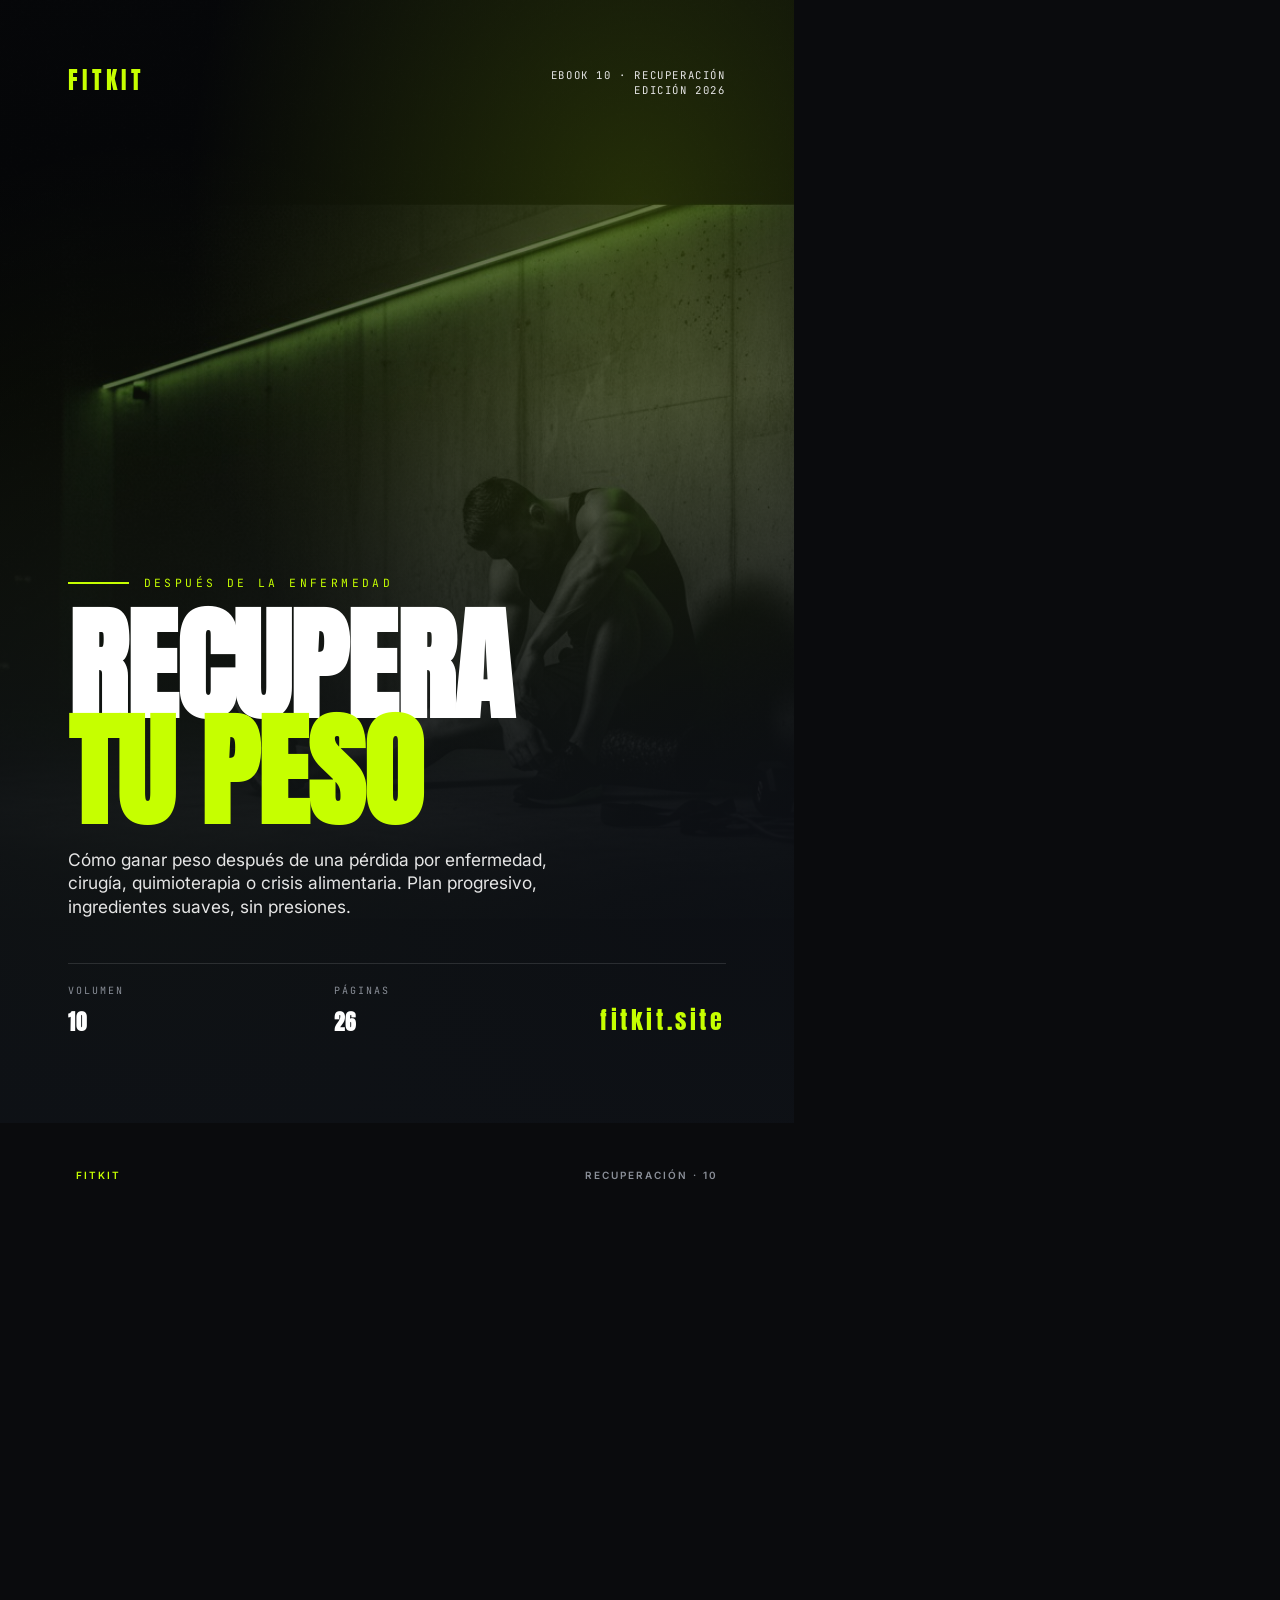
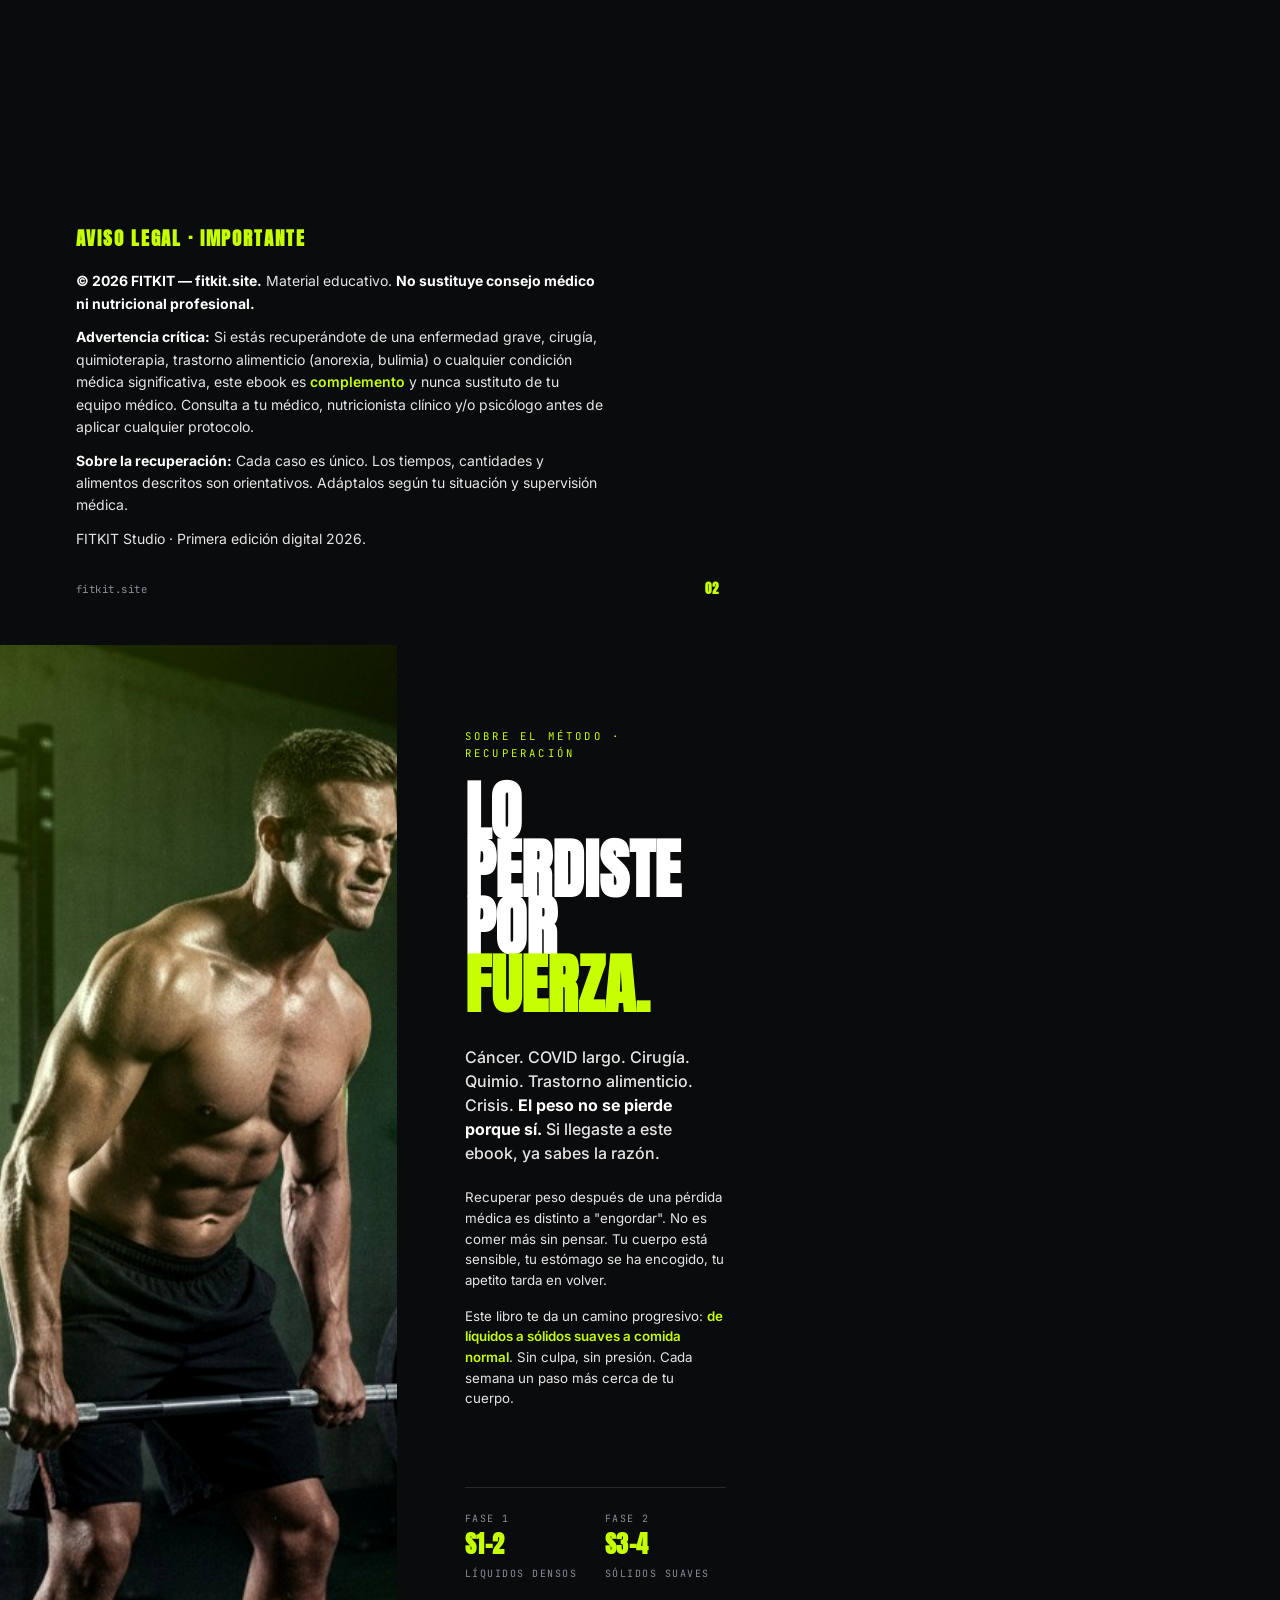
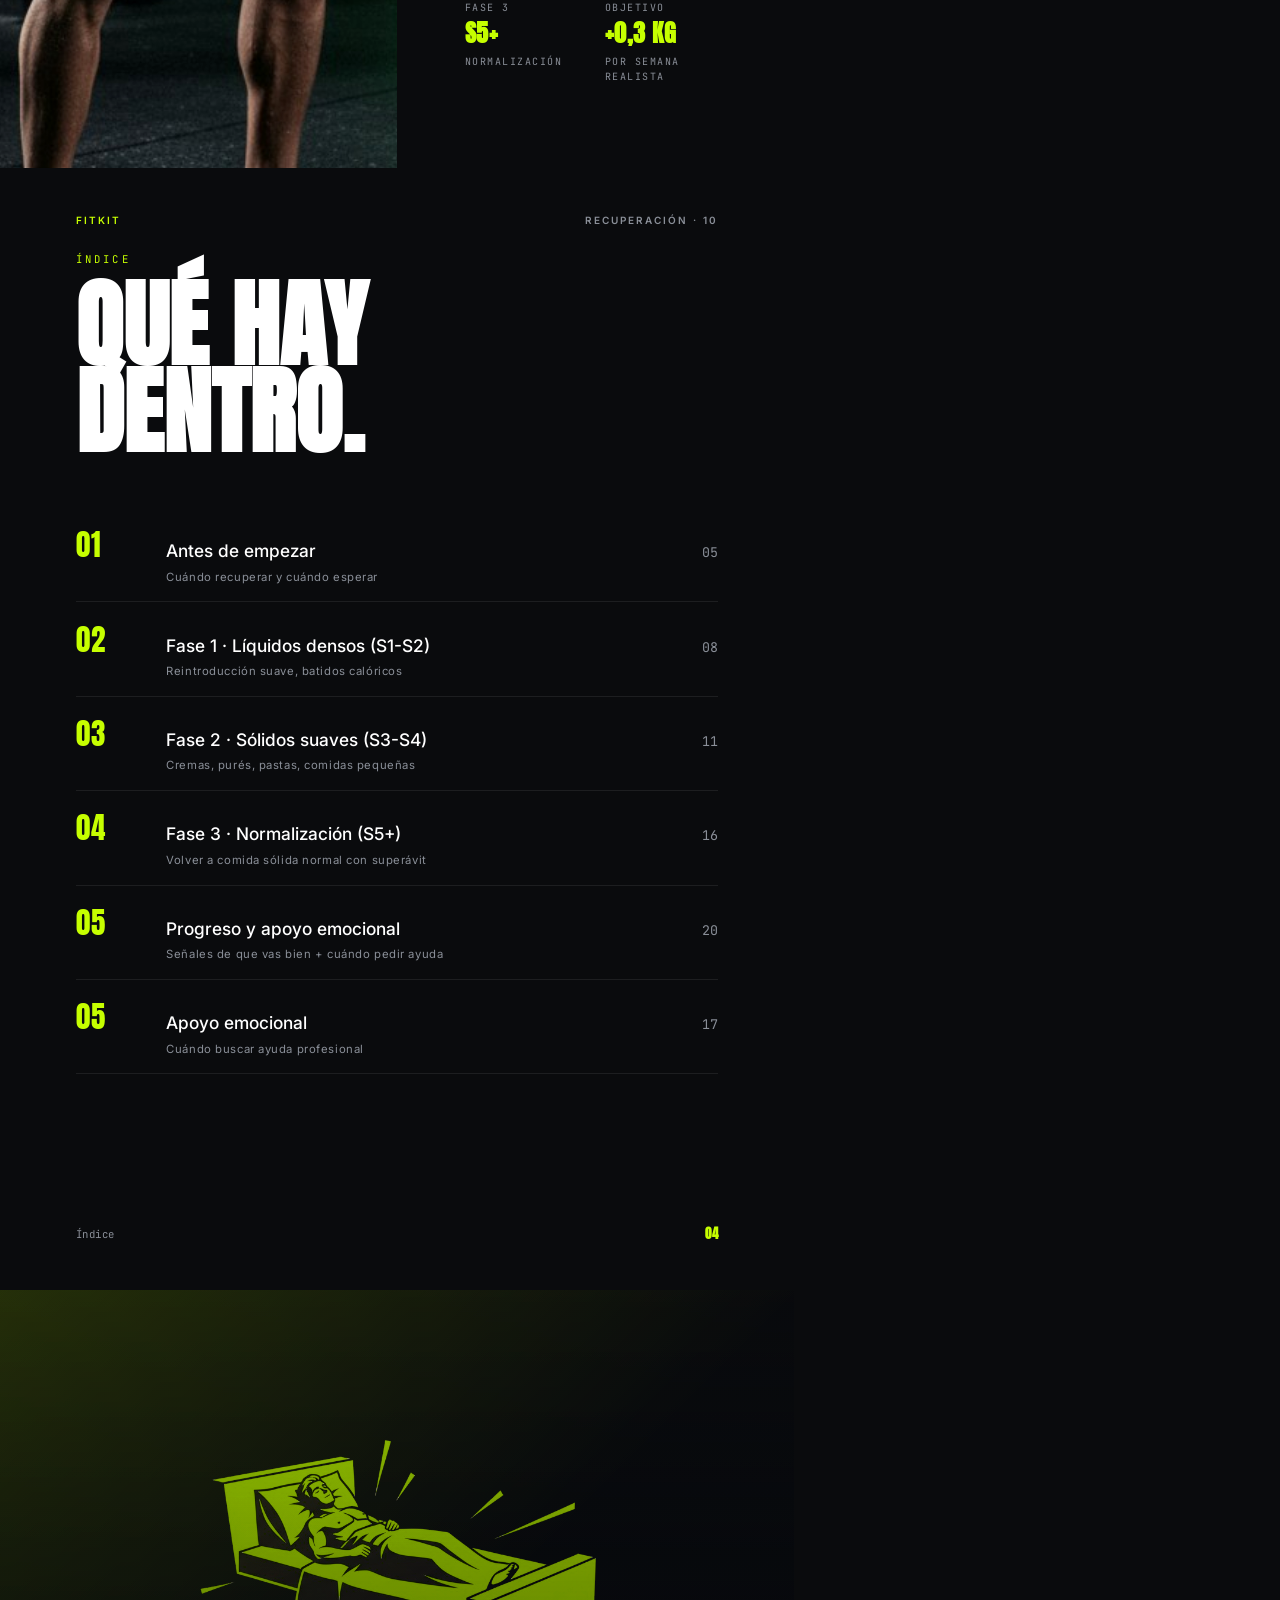
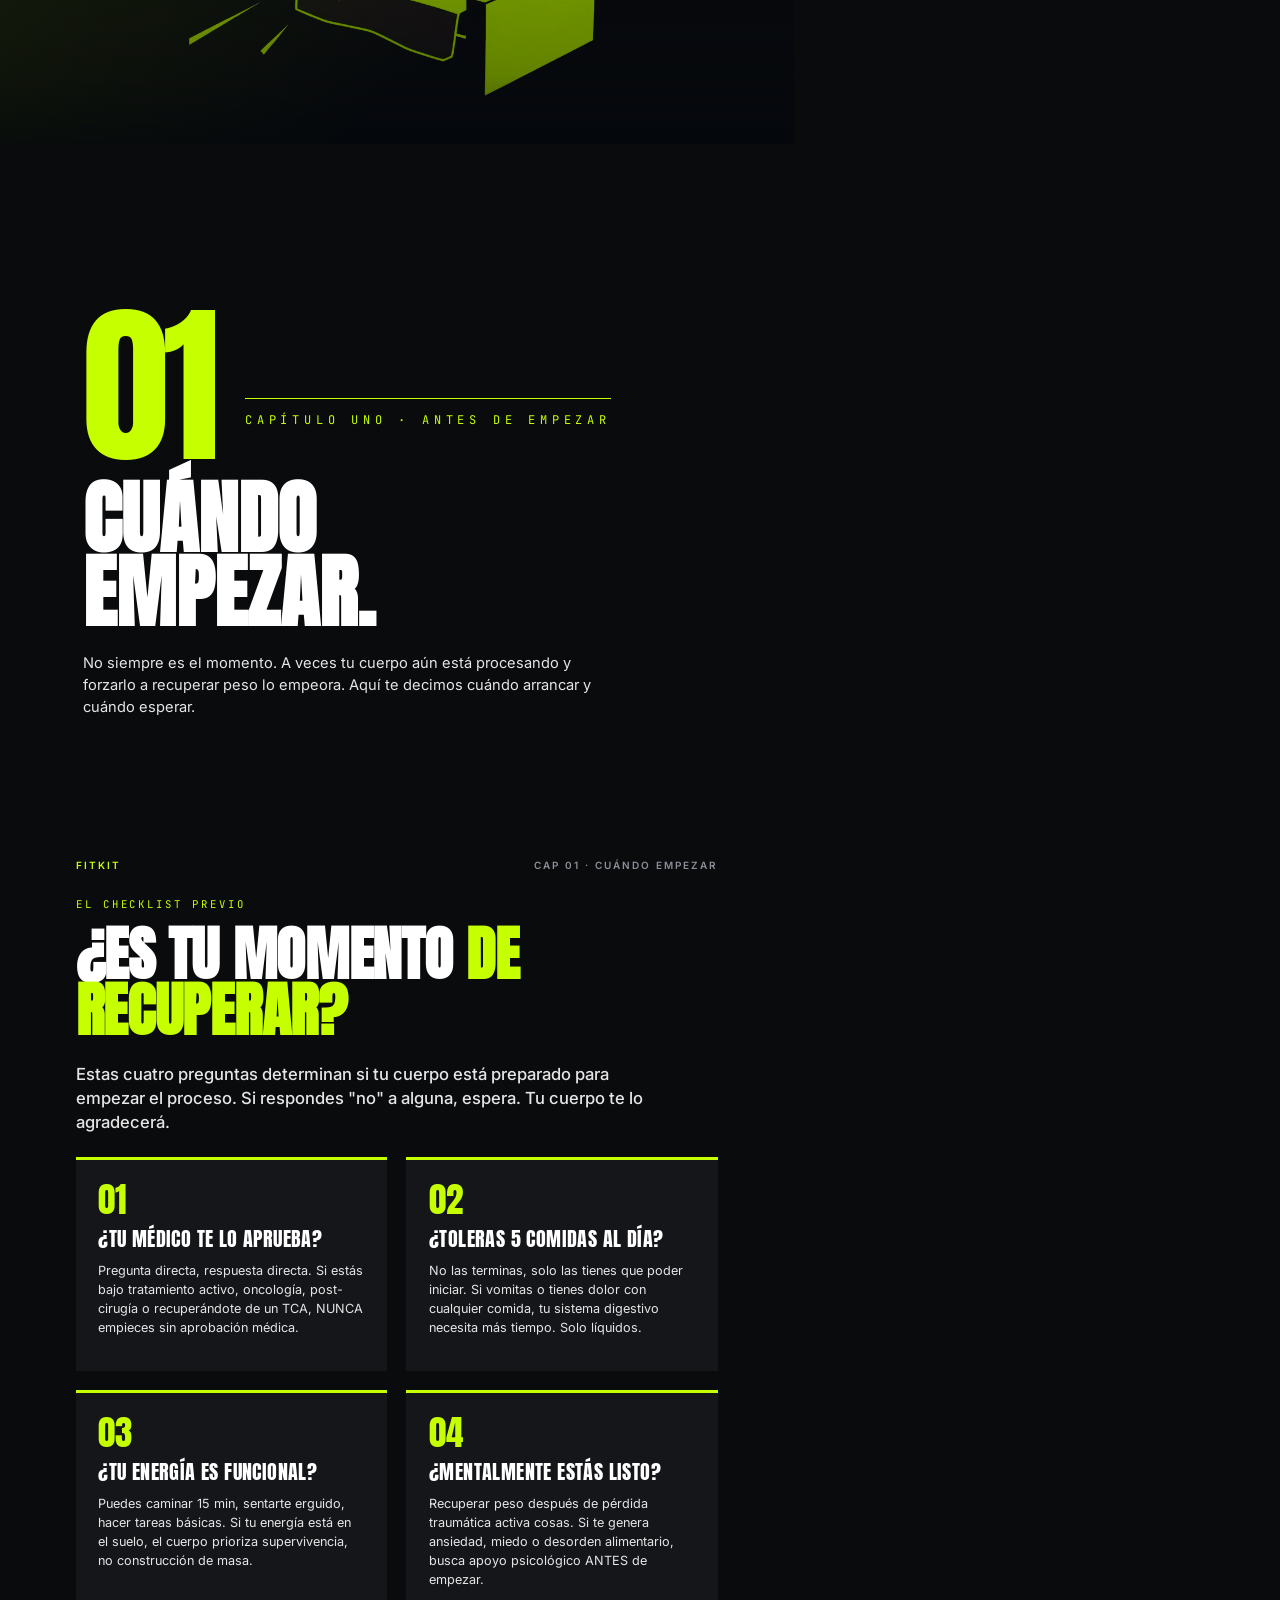
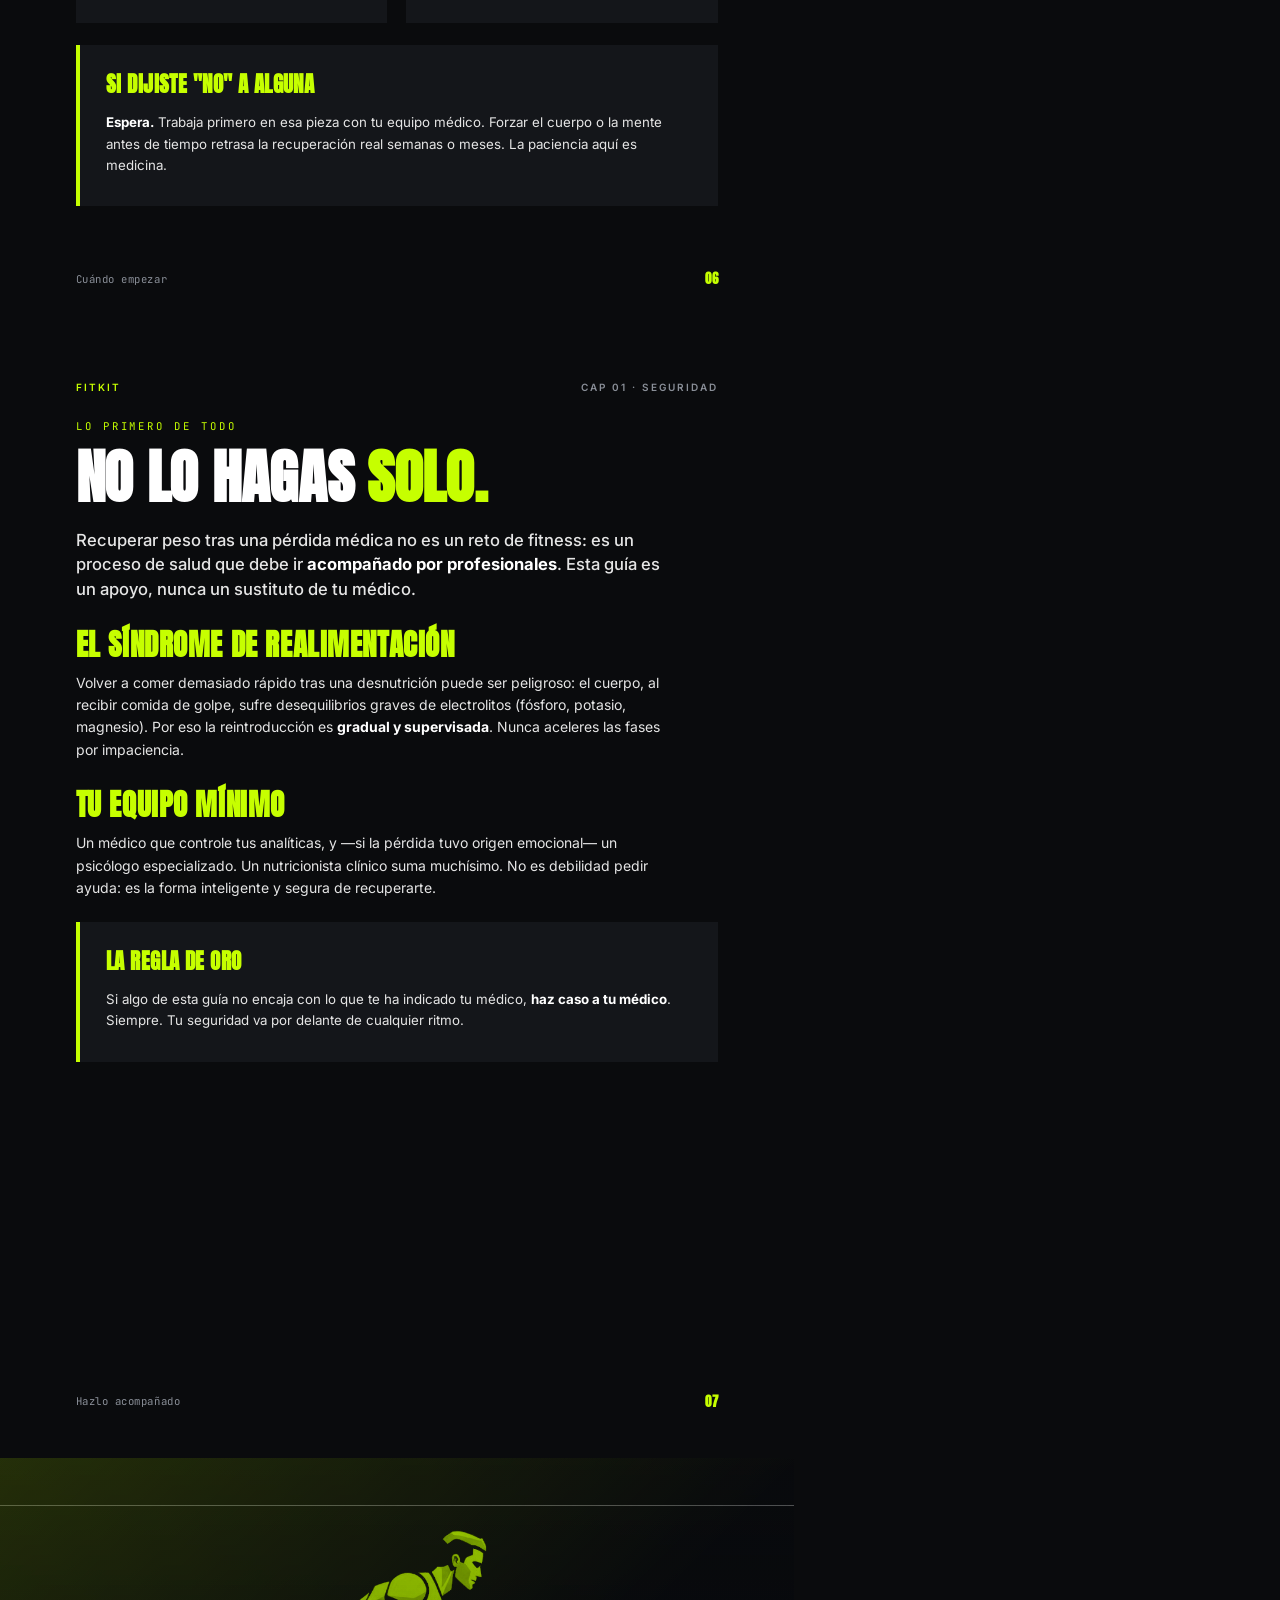
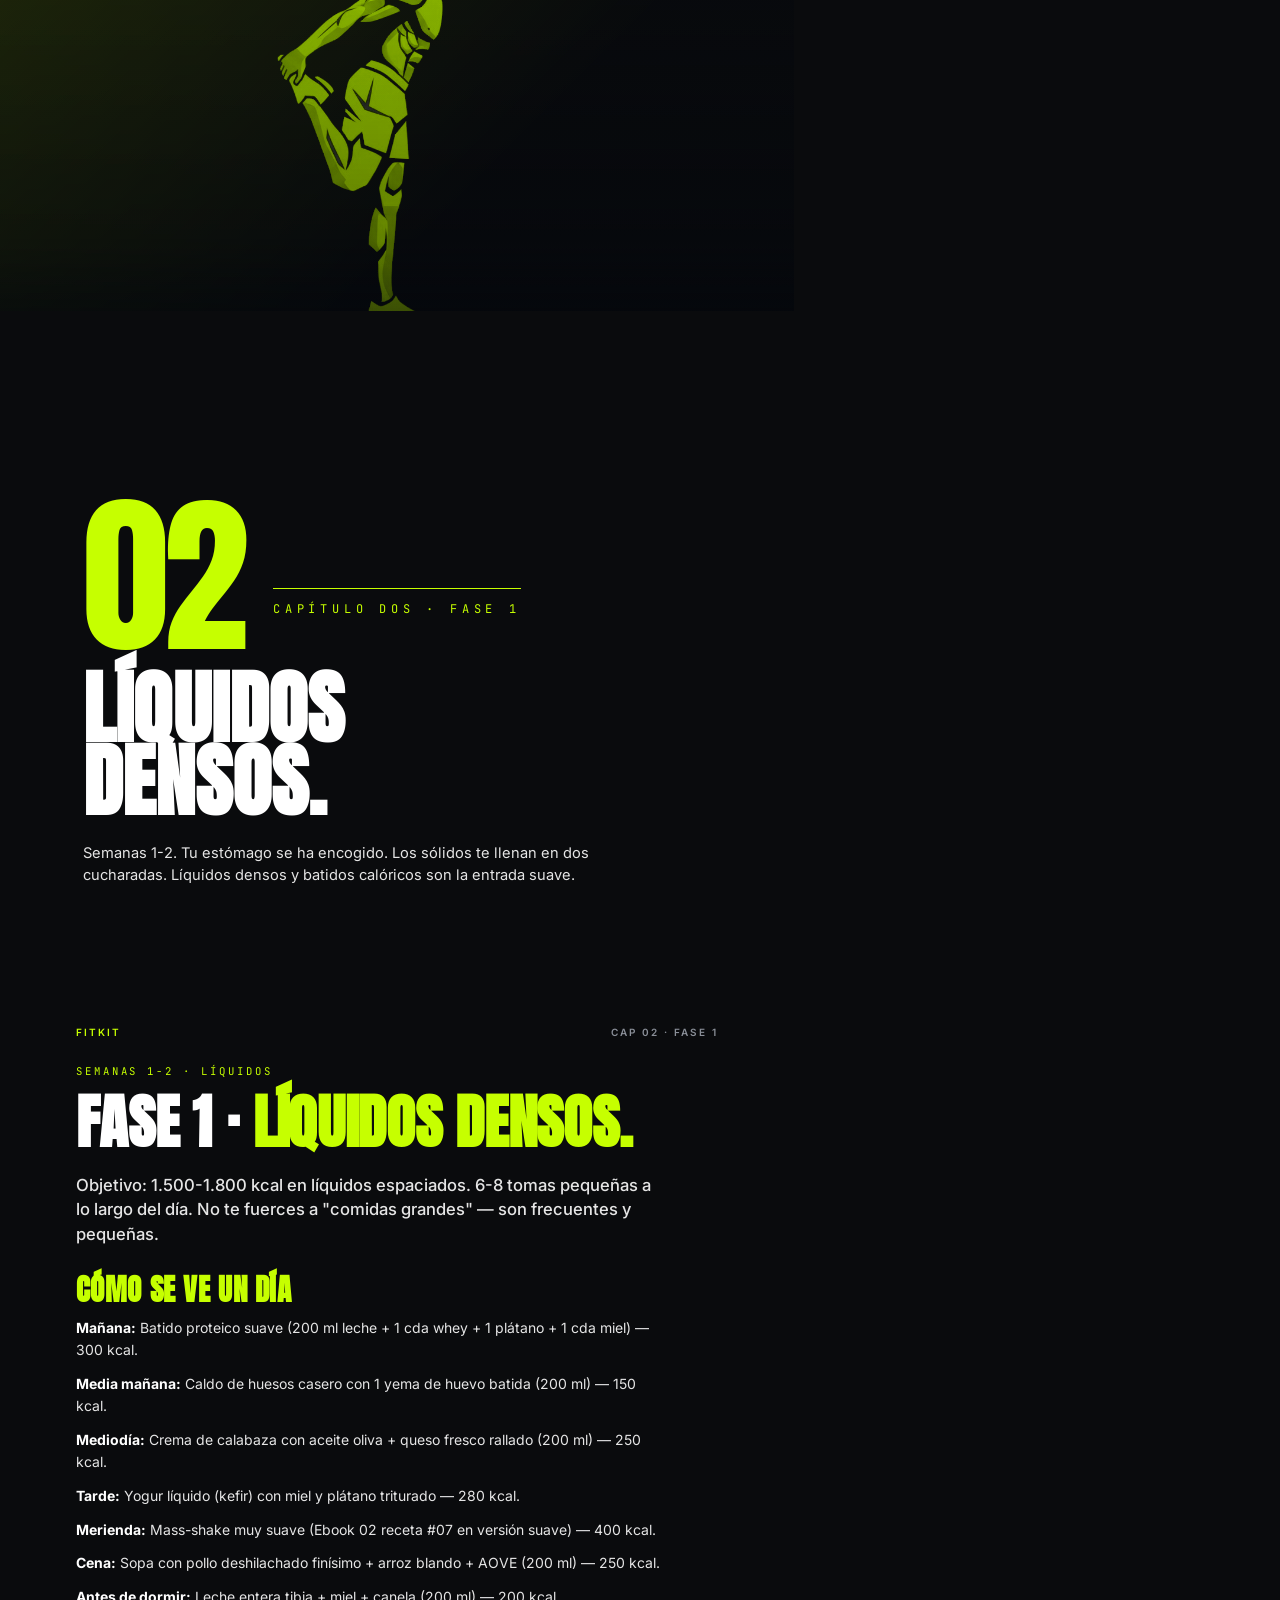
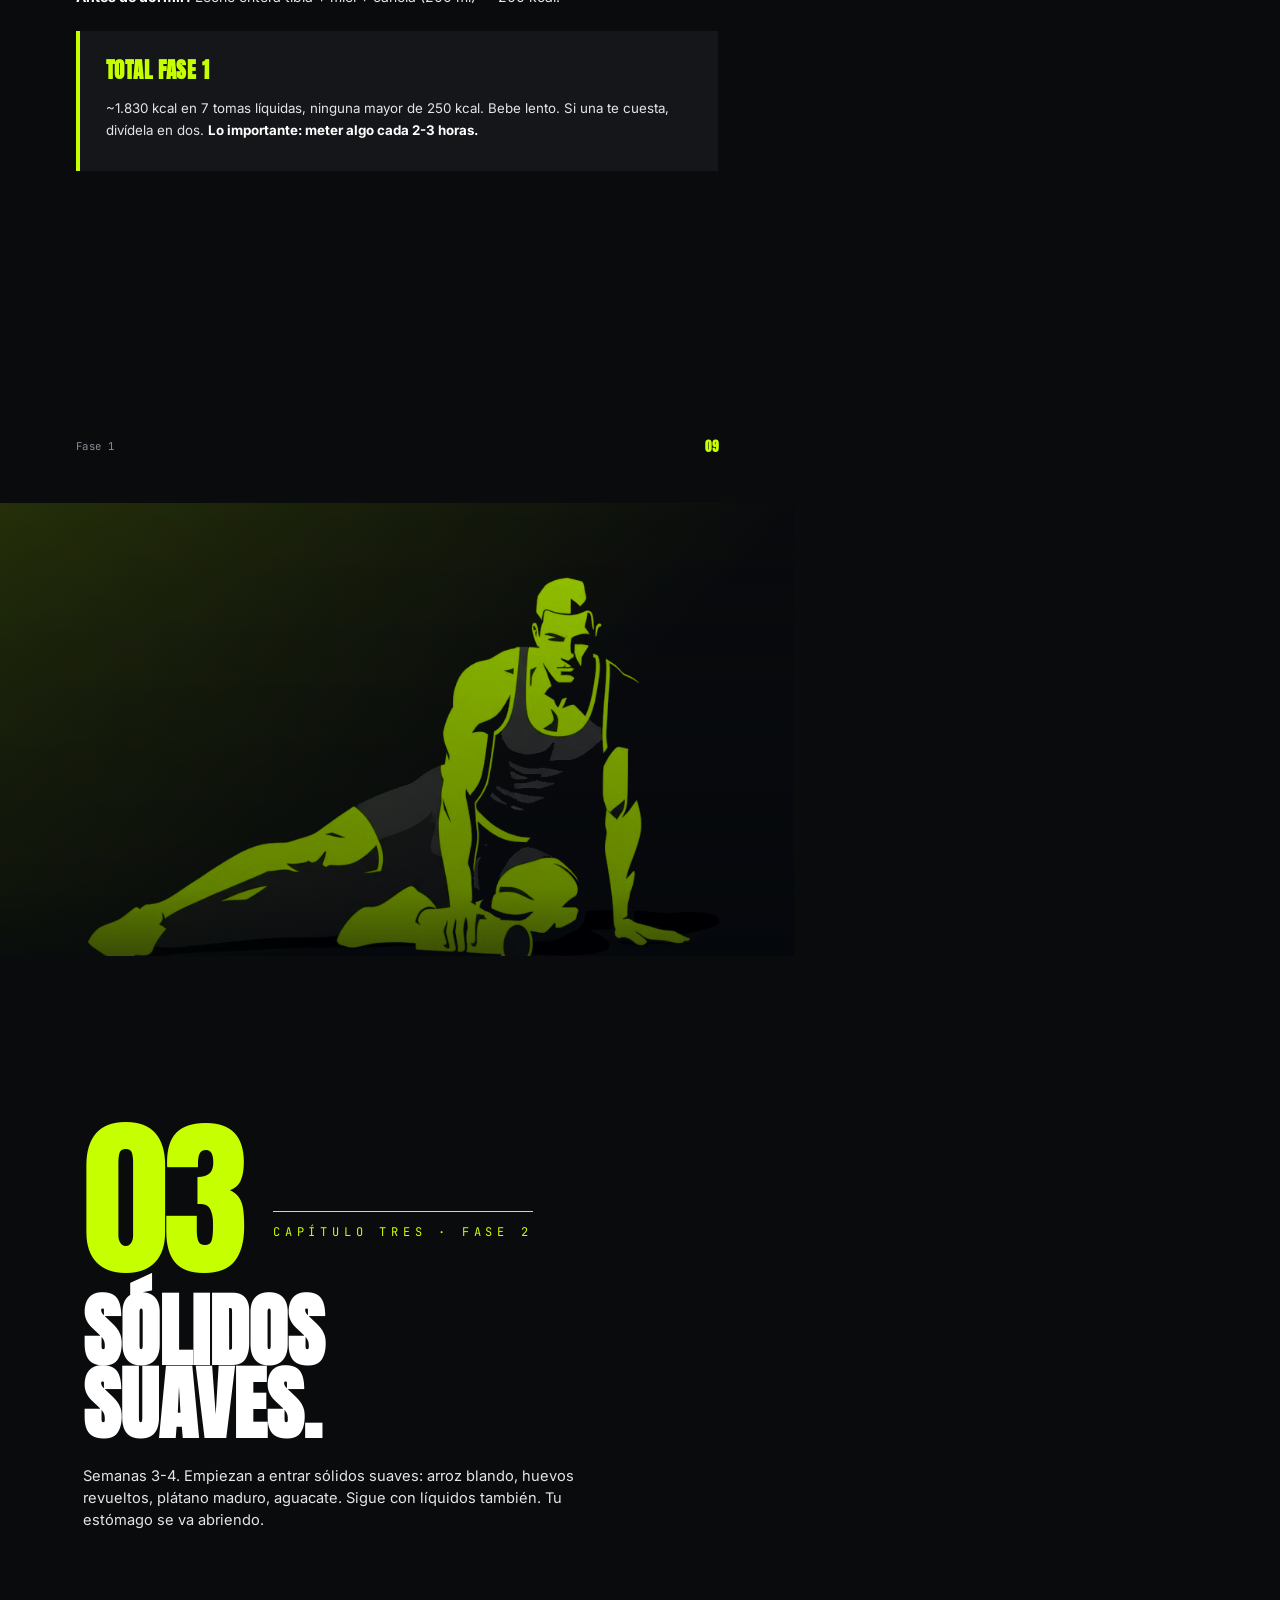
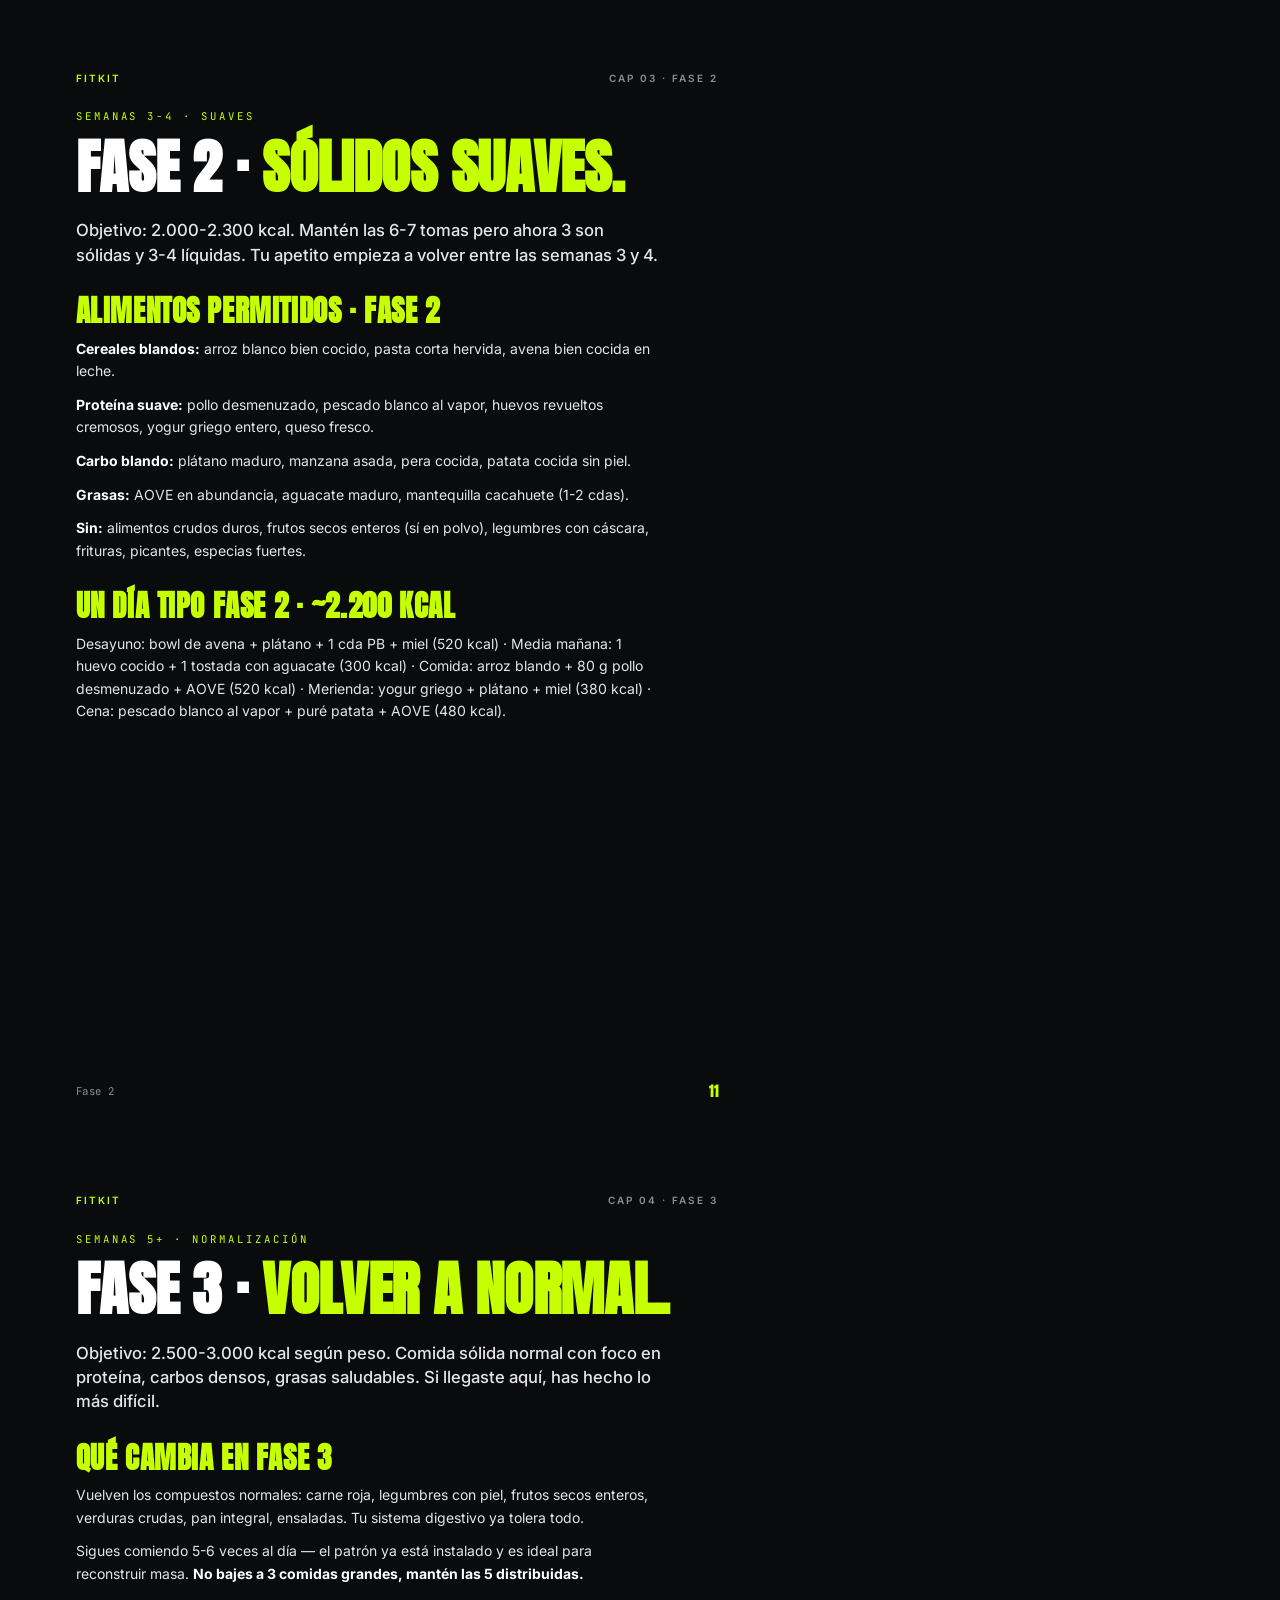
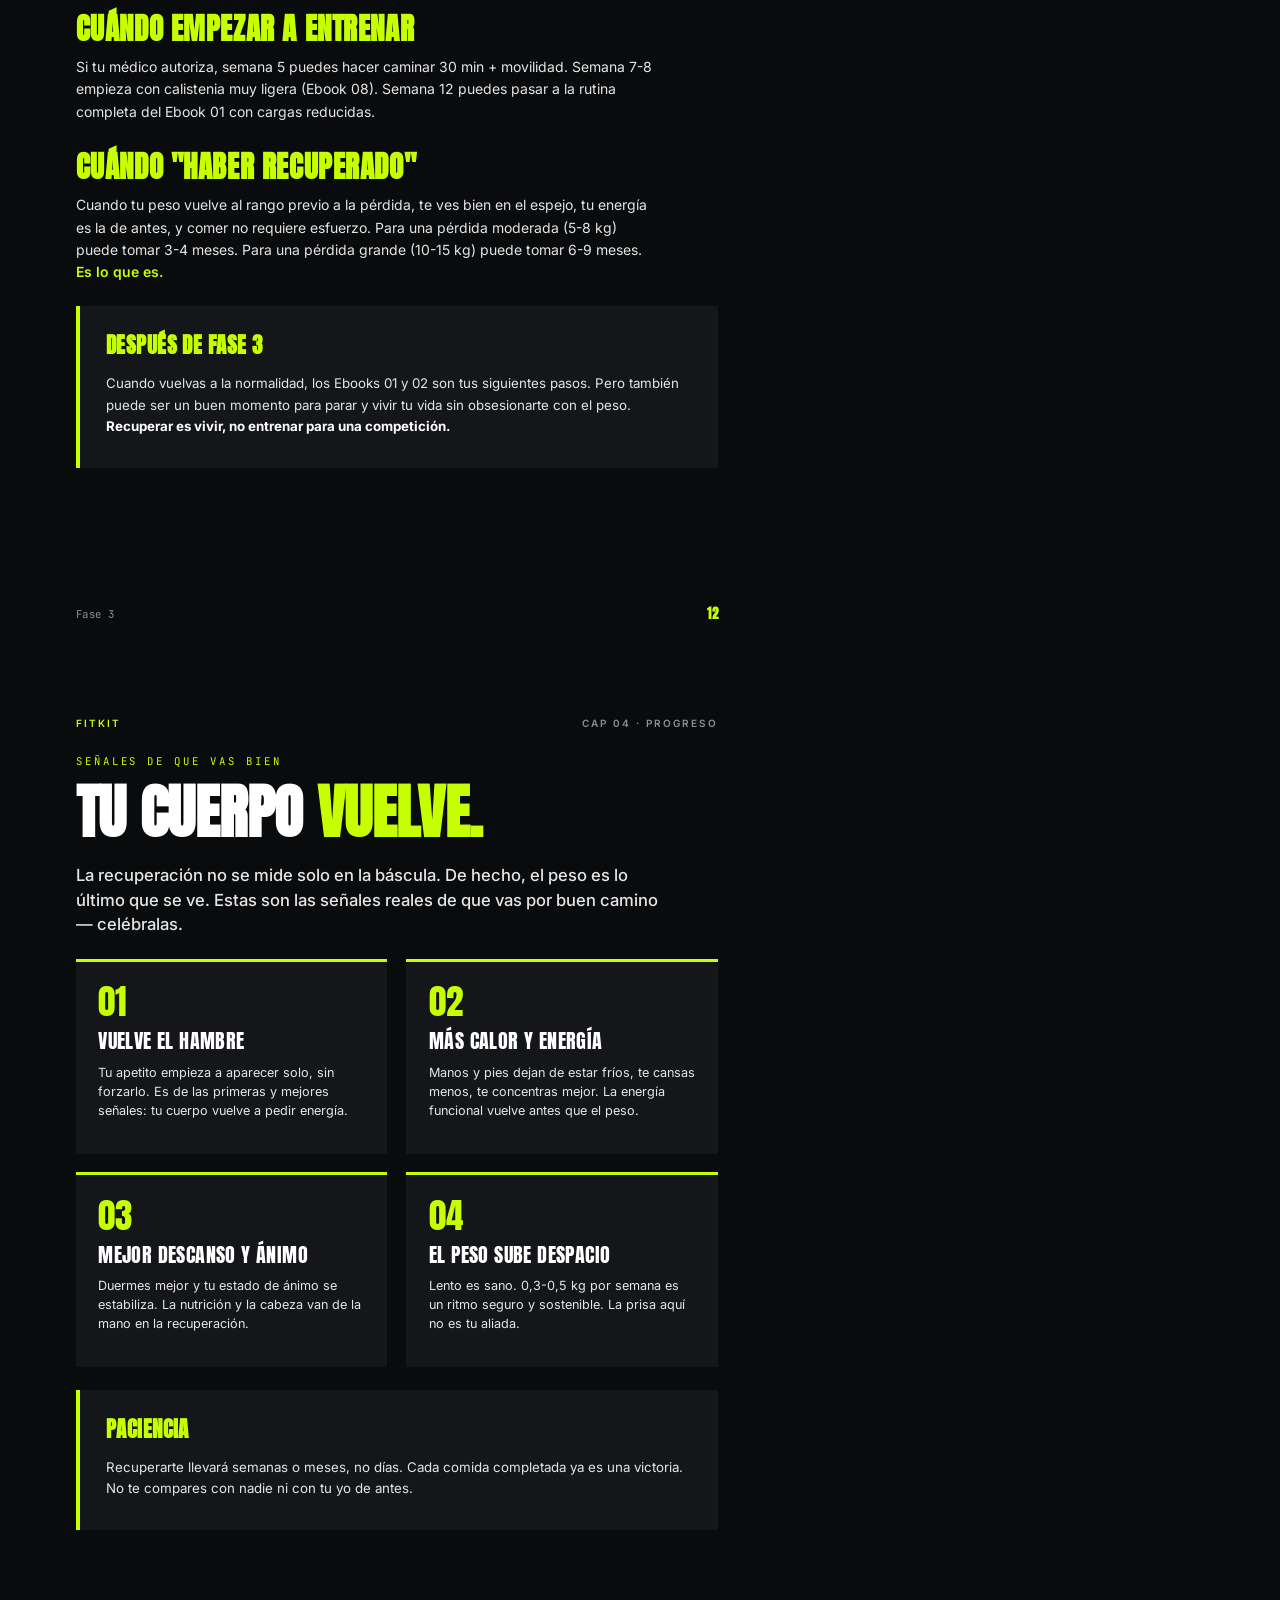
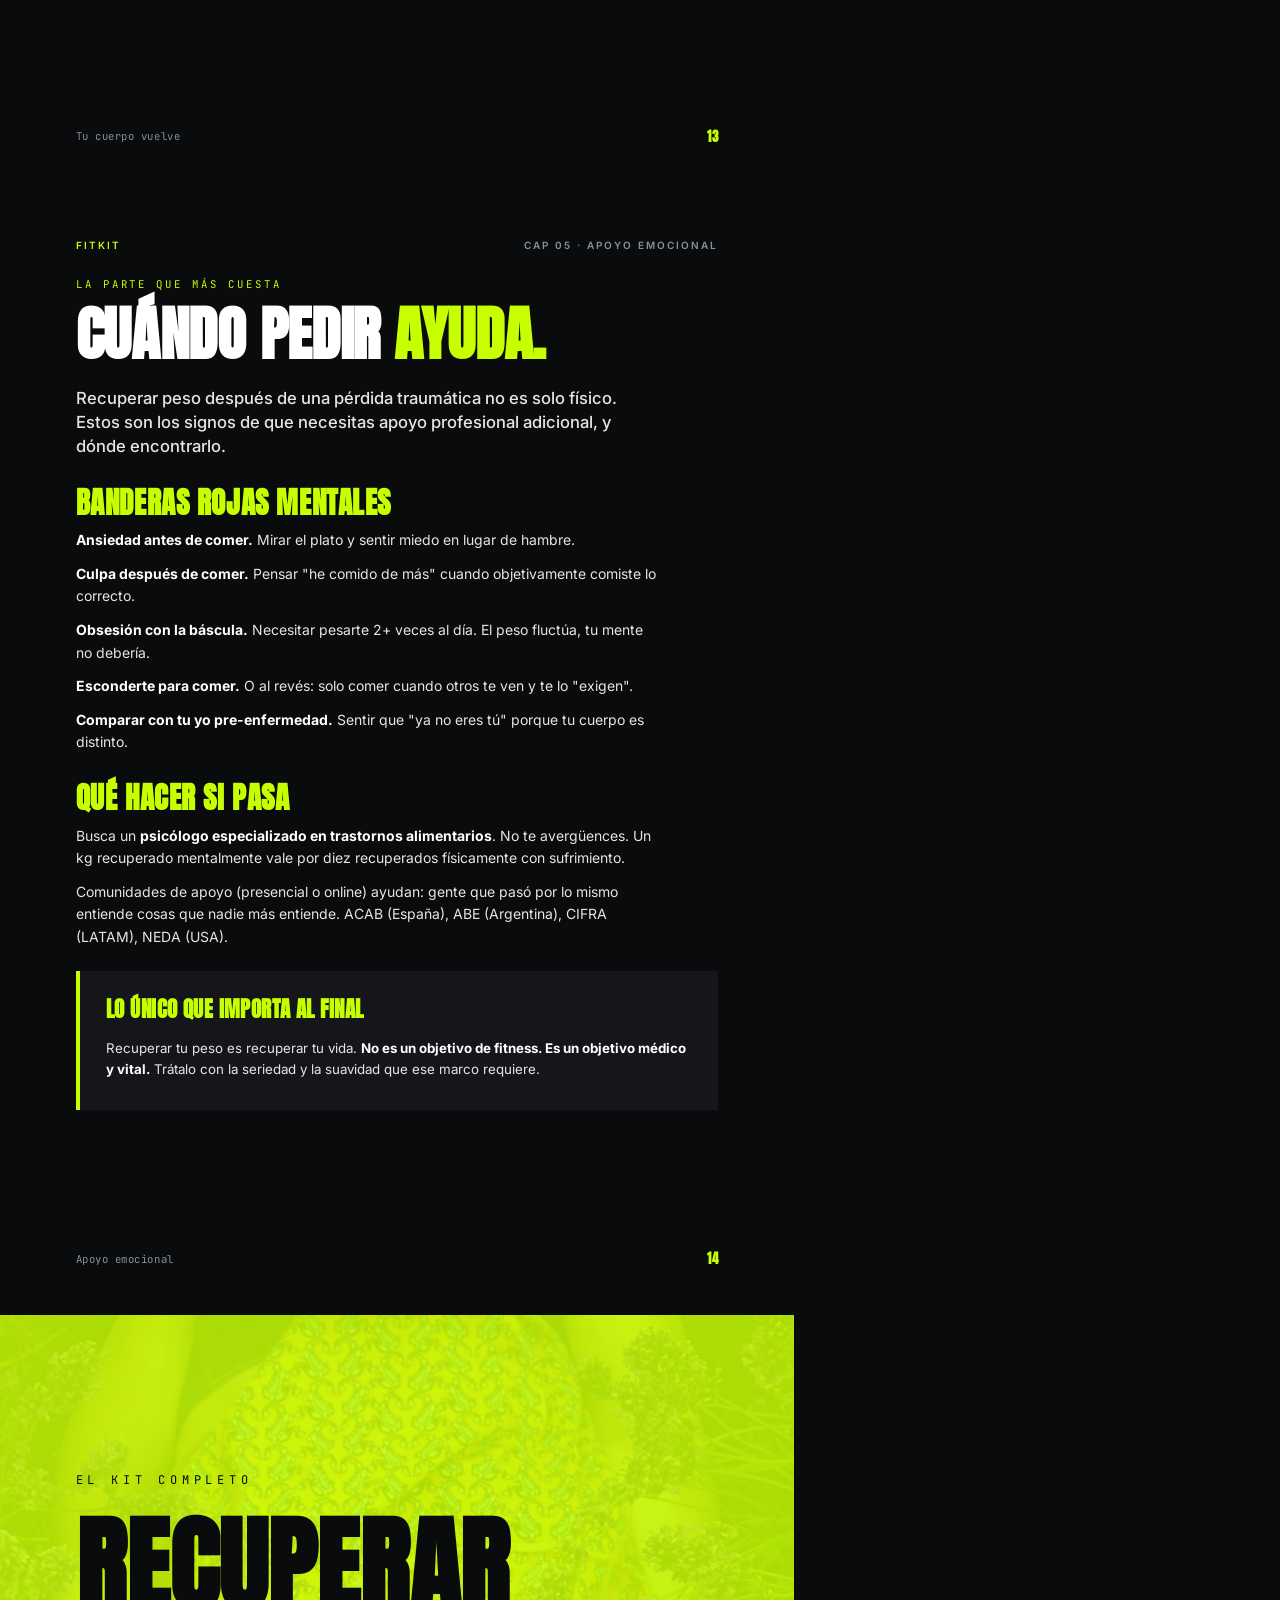
<file: ebook-10-recuperacion/index.html>
<!DOCTYPE html>
<html lang="es"><head><meta charset="UTF-8"><title>FITKIT · Recupera tu Peso</title><link rel="stylesheet" href="styles.css"></head><body>

<section class="page cover">
  <div class="cover__top"><div class="cover__logo">FITKIT</div><div class="cover__tag">EBOOK 10 · RECUPERACIÓN<br>EDICIÓN 2026</div></div>
  <div class="cover__hero"></div>
  <div class="cover__bottom">
    <div class="cover__eyebrow">Después de la enfermedad</div>
    <h1 class="cover__title">Recupera<br><em>tu Peso</em></h1>
    <p class="cover__subtitle">Cómo ganar peso después de una pérdida por enfermedad, cirugía, quimioterapia o crisis alimentaria. Plan progresivo, ingredientes suaves, sin presiones.</p>
    <div class="cover__meta"><div class="cover__meta-block">Volumen<strong>10</strong></div><div class="cover__meta-block">Páginas<strong>26</strong></div><div class="cover__url">fitkit.site</div></div>
  </div>
</section>

<section class="page copyright-page">
  <div class="page-header"><span class="brand">FITKIT</span><span>RECUPERACIÓN · 10</span></div>
  <div class="small-print">
    <h3>Aviso legal · IMPORTANTE</h3>
    <p><strong>© 2026 FITKIT — fitkit.site.</strong> Material educativo. <strong>No sustituye consejo médico ni nutricional profesional.</strong></p>
    <p><strong>Advertencia crítica:</strong> Si estás recuperándote de una enfermedad grave, cirugía, quimioterapia, trastorno alimenticio (anorexia, bulimia) o cualquier condición médica significativa, este ebook es <em>complemento</em> y nunca sustituto de tu equipo médico. Consulta a tu médico, nutricionista clínico y/o psicólogo antes de aplicar cualquier protocolo.</p>
    <p><strong>Sobre la recuperación:</strong> Cada caso es único. Los tiempos, cantidades y alimentos descritos son orientativos. Adáptalos según tu situación y supervisión médica.</p>
    <p>FITKIT Studio · Primera edición digital 2026.</p>
  </div>
  <div class="page-footer"><span>fitkit.site</span><span class="pagenum"></span></div>
</section>

<section class="page about-method">
  <div class="about-method__photo" style="background-image:url('assets/author.jpg')"></div>
  <div class="about-method__body">
    <div>
      <div class="about-method__eyebrow">Sobre el método · Recuperación</div>
      <h2 class="about-method__title">Lo perdiste<br>por <em>fuerza.</em></h2>
      <p class="about-method__lead">Cáncer. COVID largo. Cirugía. Quimio. Trastorno alimenticio. Crisis. <strong>El peso no se pierde porque sí.</strong> Si llegaste a este ebook, ya sabes la razón.</p>
      <p class="about-method__desc">Recuperar peso después de una pérdida médica es distinto a "engordar". No es comer más sin pensar. Tu cuerpo está sensible, tu estómago se ha encogido, tu apetito tarda en volver.</p>
      <p class="about-method__desc">Este libro te da un camino progresivo: <em>de líquidos a sólidos suaves a comida normal</em>. Sin culpa, sin presión. Cada semana un paso más cerca de tu cuerpo.</p>
    </div>
    <div class="about-method__credentials">
      <div class="about-method__cred-item">Fase 1<strong>S1-2</strong>líquidos densos</div>
      <div class="about-method__cred-item">Fase 2<strong>S3-4</strong>sólidos suaves</div>
      <div class="about-method__cred-item">Fase 3<strong>S5+</strong>normalización</div>
      <div class="about-method__cred-item">Objetivo<strong>+0,3 kg</strong>por semana realista</div>
    </div>
  </div>
</section>

<section class="page">
  <div class="page-header"><span class="brand">FITKIT</span><span>RECUPERACIÓN · 10</span></div>
  <div class="toc-eyebrow">Índice</div>
  <h2 class="toc-title">Qué hay<br>dentro.</h2>
  <ol class="toc-list">
    <li class="toc-item"><span class="toc-item__num">01</span><span class="toc-item__name">Antes de empezar<small>Cuándo recuperar y cuándo esperar</small></span><span class="toc-item__page">05</span></li>
    <li class="toc-item"><span class="toc-item__num">02</span><span class="toc-item__name">Fase 1 · Líquidos densos (S1-S2)<small>Reintroducción suave, batidos calóricos</small></span><span class="toc-item__page">08</span></li>
    <li class="toc-item"><span class="toc-item__num">03</span><span class="toc-item__name">Fase 2 · Sólidos suaves (S3-S4)<small>Cremas, purés, pastas, comidas pequeñas</small></span><span class="toc-item__page">11</span></li>
    <li class="toc-item"><span class="toc-item__num">04</span><span class="toc-item__name">Fase 3 · Normalización (S5+)<small>Volver a comida sólida normal con superávit</small></span><span class="toc-item__page">16</span></li>
    <li class="toc-item"><span class="toc-item__num">05</span><span class="toc-item__name">Progreso y apoyo emocional<small>Señales de que vas bien + cuándo pedir ayuda</small></span><span class="toc-item__page">20</span></li>
    <li class="toc-item"><span class="toc-item__num">05</span><span class="toc-item__name">Apoyo emocional<small>Cuándo buscar ayuda profesional</small></span><span class="toc-item__page">17</span></li>
  </ol>
  <div class="page-footer"><span>Índice</span><span class="pagenum"></span></div>
</section>

<section class="page chapter-divider">
  <div class="chapter-divider__img" style="background-image:url('assets/ch1.png')"></div>
  <div class="chapter-divider__content">
    <div class="chapter-divider__top"><div class="ch-num">01</div><div class="ch-label">Capítulo uno · Antes de empezar</div></div>
    <h2 class="ch-title">Cuándo<br>empezar.</h2>
    <p class="ch-desc">No siempre es el momento. A veces tu cuerpo aún está procesando y forzarlo a recuperar peso lo empeora. Aquí te decimos cuándo arrancar y cuándo esperar.</p>
  </div>
</section>

<section class="page">
  <div class="page-header"><span class="brand">FITKIT</span><span>CAP 01 · CUÁNDO EMPEZAR</span></div>
  <div class="eyebrow">El checklist previo</div>
  <h2 class="section-title">¿Es tu momento <em>de recuperar?</em></h2>
  <p class="lead">Estas cuatro preguntas determinan si tu cuerpo está preparado para empezar el proceso. Si respondes "no" a alguna, espera. Tu cuerpo te lo agradecerá.</p>

  <div class="reasons">
    <div class="reason">
      <div class="reason__num">01</div>
      <div class="reason__title">¿Tu médico te lo aprueba?</div>
      <p class="reason__desc">Pregunta directa, respuesta directa. Si estás bajo tratamiento activo, oncología, post-cirugía o recuperándote de un TCA, NUNCA empieces sin aprobación médica.</p>
    </div>
    <div class="reason">
      <div class="reason__num">02</div>
      <div class="reason__title">¿Toleras 5 comidas al día?</div>
      <p class="reason__desc">No las terminas, solo las tienes que poder iniciar. Si vomitas o tienes dolor con cualquier comida, tu sistema digestivo necesita más tiempo. Solo líquidos.</p>
    </div>
    <div class="reason">
      <div class="reason__num">03</div>
      <div class="reason__title">¿Tu energía es funcional?</div>
      <p class="reason__desc">Puedes caminar 15 min, sentarte erguido, hacer tareas básicas. Si tu energía está en el suelo, el cuerpo prioriza supervivencia, no construcción de masa.</p>
    </div>
    <div class="reason">
      <div class="reason__num">04</div>
      <div class="reason__title">¿Mentalmente estás listo?</div>
      <p class="reason__desc">Recuperar peso después de pérdida traumática activa cosas. Si te genera ansiedad, miedo o desorden alimentario, busca apoyo psicológico ANTES de empezar.</p>
    </div>
  </div>

  <div class="callout">
    <h4>Si dijiste "no" a alguna</h4>
    <p><strong>Espera.</strong> Trabaja primero en esa pieza con tu equipo médico. Forzar el cuerpo o la mente antes de tiempo retrasa la recuperación real semanas o meses. La paciencia aquí es medicina.</p>
  </div>

  <div class="page-footer"><span>Cuándo empezar</span><span class="pagenum"></span></div>
</section>

<section class="page">
  <div class="page-header"><span class="brand">FITKIT</span><span>CAP 01 · SEGURIDAD</span></div>
  <div class="eyebrow">Lo primero de todo</div>
  <h2 class="section-title">No lo hagas <em>solo.</em></h2>
  <p class="lead">Recuperar peso tras una pérdida médica no es un reto de fitness: es un proceso de salud que debe ir <strong>acompañado por profesionales</strong>. Esta guía es un apoyo, nunca un sustituto de tu médico.</p>
  <h3 class="sub-title">El síndrome de realimentación</h3>
  <p>Volver a comer demasiado rápido tras una desnutrición puede ser peligroso: el cuerpo, al recibir comida de golpe, sufre desequilibrios graves de electrolitos (fósforo, potasio, magnesio). Por eso la reintroducción es <strong>gradual y supervisada</strong>. Nunca aceleres las fases por impaciencia.</p>
  <h3 class="sub-title">Tu equipo mínimo</h3>
  <p>Un médico que controle tus analíticas, y —si la pérdida tuvo origen emocional— un psicólogo especializado. Un nutricionista clínico suma muchísimo. No es debilidad pedir ayuda: es la forma inteligente y segura de recuperarte.</p>
  <div class="callout"><h4>La regla de oro</h4><p>Si algo de esta guía no encaja con lo que te ha indicado tu médico, <strong>haz caso a tu médico</strong>. Siempre. Tu seguridad va por delante de cualquier ritmo.</p></div>
  <div class="page-footer"><span>Hazlo acompañado</span><span class="pagenum"></span></div>
</section>

<section class="page chapter-divider">
  <div class="chapter-divider__img" style="background-image:url('assets/ch2.png')"></div>
  <div class="chapter-divider__content">
    <div class="chapter-divider__top"><div class="ch-num">02</div><div class="ch-label">Capítulo dos · Fase 1</div></div>
    <h2 class="ch-title">Líquidos<br>densos.</h2>
    <p class="ch-desc">Semanas 1-2. Tu estómago se ha encogido. Los sólidos te llenan en dos cucharadas. Líquidos densos y batidos calóricos son la entrada suave.</p>
  </div>
</section>

<section class="page">
  <div class="page-header"><span class="brand">FITKIT</span><span>CAP 02 · FASE 1</span></div>
  <div class="eyebrow">Semanas 1-2 · Líquidos</div>
  <h2 class="section-title">Fase 1 · <em>Líquidos densos.</em></h2>
  <p class="lead">Objetivo: 1.500-1.800 kcal en líquidos espaciados. 6-8 tomas pequeñas a lo largo del día. No te fuerces a "comidas grandes" — son frecuentes y pequeñas.</p>

  <h3 class="sub-title">Cómo se ve un día</h3>
  <p><strong>Mañana:</strong> Batido proteico suave (200 ml leche + 1 cda whey + 1 plátano + 1 cda miel) — 300 kcal.</p>
  <p><strong>Media mañana:</strong> Caldo de huesos casero con 1 yema de huevo batida (200 ml) — 150 kcal.</p>
  <p><strong>Mediodía:</strong> Crema de calabaza con aceite oliva + queso fresco rallado (200 ml) — 250 kcal.</p>
  <p><strong>Tarde:</strong> Yogur líquido (kefir) con miel y plátano triturado — 280 kcal.</p>
  <p><strong>Merienda:</strong> Mass-shake muy suave (Ebook 02 receta #07 en versión suave) — 400 kcal.</p>
  <p><strong>Cena:</strong> Sopa con pollo deshilachado finísimo + arroz blando + AOVE (200 ml) — 250 kcal.</p>
  <p><strong>Antes de dormir:</strong> Leche entera tibia + miel + canela (200 ml) — 200 kcal.</p>

  <div class="callout">
    <h4>Total Fase 1</h4>
    <p>~1.830 kcal en 7 tomas líquidas, ninguna mayor de 250 kcal. Bebe lento. Si una te cuesta, divídela en dos. <strong>Lo importante: meter algo cada 2-3 horas.</strong></p>
  </div>

  <div class="page-footer"><span>Fase 1</span><span class="pagenum"></span></div>
</section>

<section class="page chapter-divider">
  <div class="chapter-divider__img" style="background-image:url('assets/ch3.png')"></div>
  <div class="chapter-divider__content">
    <div class="chapter-divider__top"><div class="ch-num">03</div><div class="ch-label">Capítulo tres · Fase 2</div></div>
    <h2 class="ch-title">Sólidos<br>suaves.</h2>
    <p class="ch-desc">Semanas 3-4. Empiezan a entrar sólidos suaves: arroz blando, huevos revueltos, plátano maduro, aguacate. Sigue con líquidos también. Tu estómago se va abriendo.</p>
  </div>
</section>

<section class="page">
  <div class="page-header"><span class="brand">FITKIT</span><span>CAP 03 · FASE 2</span></div>
  <div class="eyebrow">Semanas 3-4 · Suaves</div>
  <h2 class="section-title">Fase 2 · <em>Sólidos suaves.</em></h2>
  <p class="lead">Objetivo: 2.000-2.300 kcal. Mantén las 6-7 tomas pero ahora 3 son sólidas y 3-4 líquidas. Tu apetito empieza a volver entre las semanas 3 y 4.</p>

  <h3 class="sub-title">Alimentos permitidos · Fase 2</h3>
  <p><strong>Cereales blandos:</strong> arroz blanco bien cocido, pasta corta hervida, avena bien cocida en leche.</p>
  <p><strong>Proteína suave:</strong> pollo desmenuzado, pescado blanco al vapor, huevos revueltos cremosos, yogur griego entero, queso fresco.</p>
  <p><strong>Carbo blando:</strong> plátano maduro, manzana asada, pera cocida, patata cocida sin piel.</p>
  <p><strong>Grasas:</strong> AOVE en abundancia, aguacate maduro, mantequilla cacahuete (1-2 cdas).</p>
  <p><strong>Sin:</strong> alimentos crudos duros, frutos secos enteros (sí en polvo), legumbres con cáscara, frituras, picantes, especias fuertes.</p>

  <h3 class="sub-title">Un día tipo Fase 2 · ~2.200 kcal</h3>
  <p>Desayuno: bowl de avena + plátano + 1 cda PB + miel (520 kcal) · Media mañana: 1 huevo cocido + 1 tostada con aguacate (300 kcal) · Comida: arroz blando + 80 g pollo desmenuzado + AOVE (520 kcal) · Merienda: yogur griego + plátano + miel (380 kcal) · Cena: pescado blanco al vapor + puré patata + AOVE (480 kcal).</p>

  <div class="page-footer"><span>Fase 2</span><span class="pagenum"></span></div>
</section>

<section class="page">
  <div class="page-header"><span class="brand">FITKIT</span><span>CAP 04 · FASE 3</span></div>
  <div class="eyebrow">Semanas 5+ · Normalización</div>
  <h2 class="section-title">Fase 3 · <em>Volver a normal.</em></h2>
  <p class="lead">Objetivo: 2.500-3.000 kcal según peso. Comida sólida normal con foco en proteína, carbos densos, grasas saludables. Si llegaste aquí, has hecho lo más difícil.</p>

  <h3 class="sub-title">Qué cambia en Fase 3</h3>
  <p>Vuelven los compuestos normales: carne roja, legumbres con piel, frutos secos enteros, verduras crudas, pan integral, ensaladas. Tu sistema digestivo ya tolera todo.</p>

  <p>Sigues comiendo 5-6 veces al día — el patrón ya está instalado y es ideal para reconstruir masa. <strong>No bajes a 3 comidas grandes, mantén las 5 distribuidas.</strong></p>

  <h3 class="sub-title">Cuándo empezar a entrenar</h3>
  <p>Si tu médico autoriza, semana 5 puedes hacer caminar 30 min + movilidad. Semana 7-8 empieza con calistenia muy ligera (Ebook 08). Semana 12 puedes pasar a la rutina completa del Ebook 01 con cargas reducidas.</p>

  <h3 class="sub-title">Cuándo "haber recuperado"</h3>
  <p>Cuando tu peso vuelve al rango previo a la pérdida, te ves bien en el espejo, tu energía es la de antes, y comer no requiere esfuerzo. Para una pérdida moderada (5-8 kg) puede tomar 3-4 meses. Para una pérdida grande (10-15 kg) puede tomar 6-9 meses. <em>Es lo que es.</em></p>

  <div class="callout">
    <h4>Después de Fase 3</h4>
    <p>Cuando vuelvas a la normalidad, los Ebooks 01 y 02 son tus siguientes pasos. Pero también puede ser un buen momento para parar y vivir tu vida sin obsesionarte con el peso. <strong>Recuperar es vivir, no entrenar para una competición.</strong></p>
  </div>

  <div class="page-footer"><span>Fase 3</span><span class="pagenum"></span></div>
</section>

<section class="page">
  <div class="page-header"><span class="brand">FITKIT</span><span>CAP 04 · PROGRESO</span></div>
  <div class="eyebrow">Señales de que vas bien</div>
  <h2 class="section-title">Tu cuerpo <em>vuelve.</em></h2>
  <p class="lead">La recuperación no se mide solo en la báscula. De hecho, el peso es lo último que se ve. Estas son las señales reales de que vas por buen camino — celébralas.</p>
  <div class="reasons">
    <div class="reason"><div class="reason__num">01</div><div class="reason__title">Vuelve el hambre</div><p class="reason__desc">Tu apetito empieza a aparecer solo, sin forzarlo. Es de las primeras y mejores señales: tu cuerpo vuelve a pedir energía.</p></div>
    <div class="reason"><div class="reason__num">02</div><div class="reason__title">Más calor y energía</div><p class="reason__desc">Manos y pies dejan de estar fríos, te cansas menos, te concentras mejor. La energía funcional vuelve antes que el peso.</p></div>
    <div class="reason"><div class="reason__num">03</div><div class="reason__title">Mejor descanso y ánimo</div><p class="reason__desc">Duermes mejor y tu estado de ánimo se estabiliza. La nutrición y la cabeza van de la mano en la recuperación.</p></div>
    <div class="reason"><div class="reason__num">04</div><div class="reason__title">El peso sube despacio</div><p class="reason__desc">Lento es sano. 0,3-0,5 kg por semana es un ritmo seguro y sostenible. La prisa aquí no es tu aliada.</p></div>
  </div>
  <div class="callout"><h4>Paciencia</h4><p>Recuperarte llevará semanas o meses, no días. Cada comida completada ya es una victoria. No te compares con nadie ni con tu yo de antes.</p></div>
  <div class="page-footer"><span>Tu cuerpo vuelve</span><span class="pagenum"></span></div>
</section>

<section class="page">
  <div class="page-header"><span class="brand">FITKIT</span><span>CAP 05 · APOYO EMOCIONAL</span></div>
  <div class="eyebrow">La parte que más cuesta</div>
  <h2 class="section-title">Cuándo pedir <em>ayuda.</em></h2>
  <p class="lead">Recuperar peso después de una pérdida traumática no es solo físico. Estos son los signos de que necesitas apoyo profesional adicional, y dónde encontrarlo.</p>

  <h3 class="sub-title">Banderas rojas mentales</h3>
  <p><strong>Ansiedad antes de comer.</strong> Mirar el plato y sentir miedo en lugar de hambre.</p>
  <p><strong>Culpa después de comer.</strong> Pensar "he comido de más" cuando objetivamente comiste lo correcto.</p>
  <p><strong>Obsesión con la báscula.</strong> Necesitar pesarte 2+ veces al día. El peso fluctúa, tu mente no debería.</p>
  <p><strong>Esconderte para comer.</strong> O al revés: solo comer cuando otros te ven y te lo "exigen".</p>
  <p><strong>Comparar con tu yo pre-enfermedad.</strong> Sentir que "ya no eres tú" porque tu cuerpo es distinto.</p>

  <h3 class="sub-title">Qué hacer si pasa</h3>
  <p>Busca un <strong>psicólogo especializado en trastornos alimentarios</strong>. No te avergüences. Un kg recuperado mentalmente vale por diez recuperados físicamente con sufrimiento.</p>

  <p>Comunidades de apoyo (presencial o online) ayudan: gente que pasó por lo mismo entiende cosas que nadie más entiende. ACAB (España), ABE (Argentina), CIFRA (LATAM), NEDA (USA).</p>

  <div class="callout">
    <h4>Lo único que importa al final</h4>
    <p>Recuperar tu peso es recuperar tu vida. <strong>No es un objetivo de fitness. Es un objetivo médico y vital.</strong> Trátalo con la seriedad y la suavidad que ese marco requiere.</p>
  </div>

  <div class="page-footer"><span>Apoyo emocional</span><span class="pagenum"></span></div>
</section>

<section class="page cta-page">
  <div class="cta-eyebrow">El kit completo</div>
  <h2 class="cta-title">Recuperar<br>es <em>vivir.</em></h2>
  <p class="cta-sub">Cada paso cuenta. Cada cucharada. Cada día que llegas hasta la cena. No es una transformación de redes sociales — es volver a habitar tu cuerpo. Tómatelo con la calma y la fuerza que mereces.</p>
  <div class="cta-products">
    <div class="cta-product"><div class="cta-product__num">EBOOK 02</div><div class="cta-product__title">Recetas<br>hipercalóricas</div><p class="cta-product__desc">Para cuando llegues a Fase 3 y vuelvas a comida normal. 30 recetas reales, suaves al sistema y altas en calorías.</p></div>
    <div class="cta-product"><div class="cta-product__num">EBOOK 11</div><div class="cta-product__title">Mente fuerte<br>cuerpo fuerte</div><p class="cta-product__desc">El otro lado de la recuperación: el mental. Body image y autoestima cuando tu cuerpo no se parece al de antes.</p></div>
  </div>
  <div class="cta-url" style="width:100%"><small>Kit completo en</small>fitkit.site</div>
</section>

</body></html>
</file>
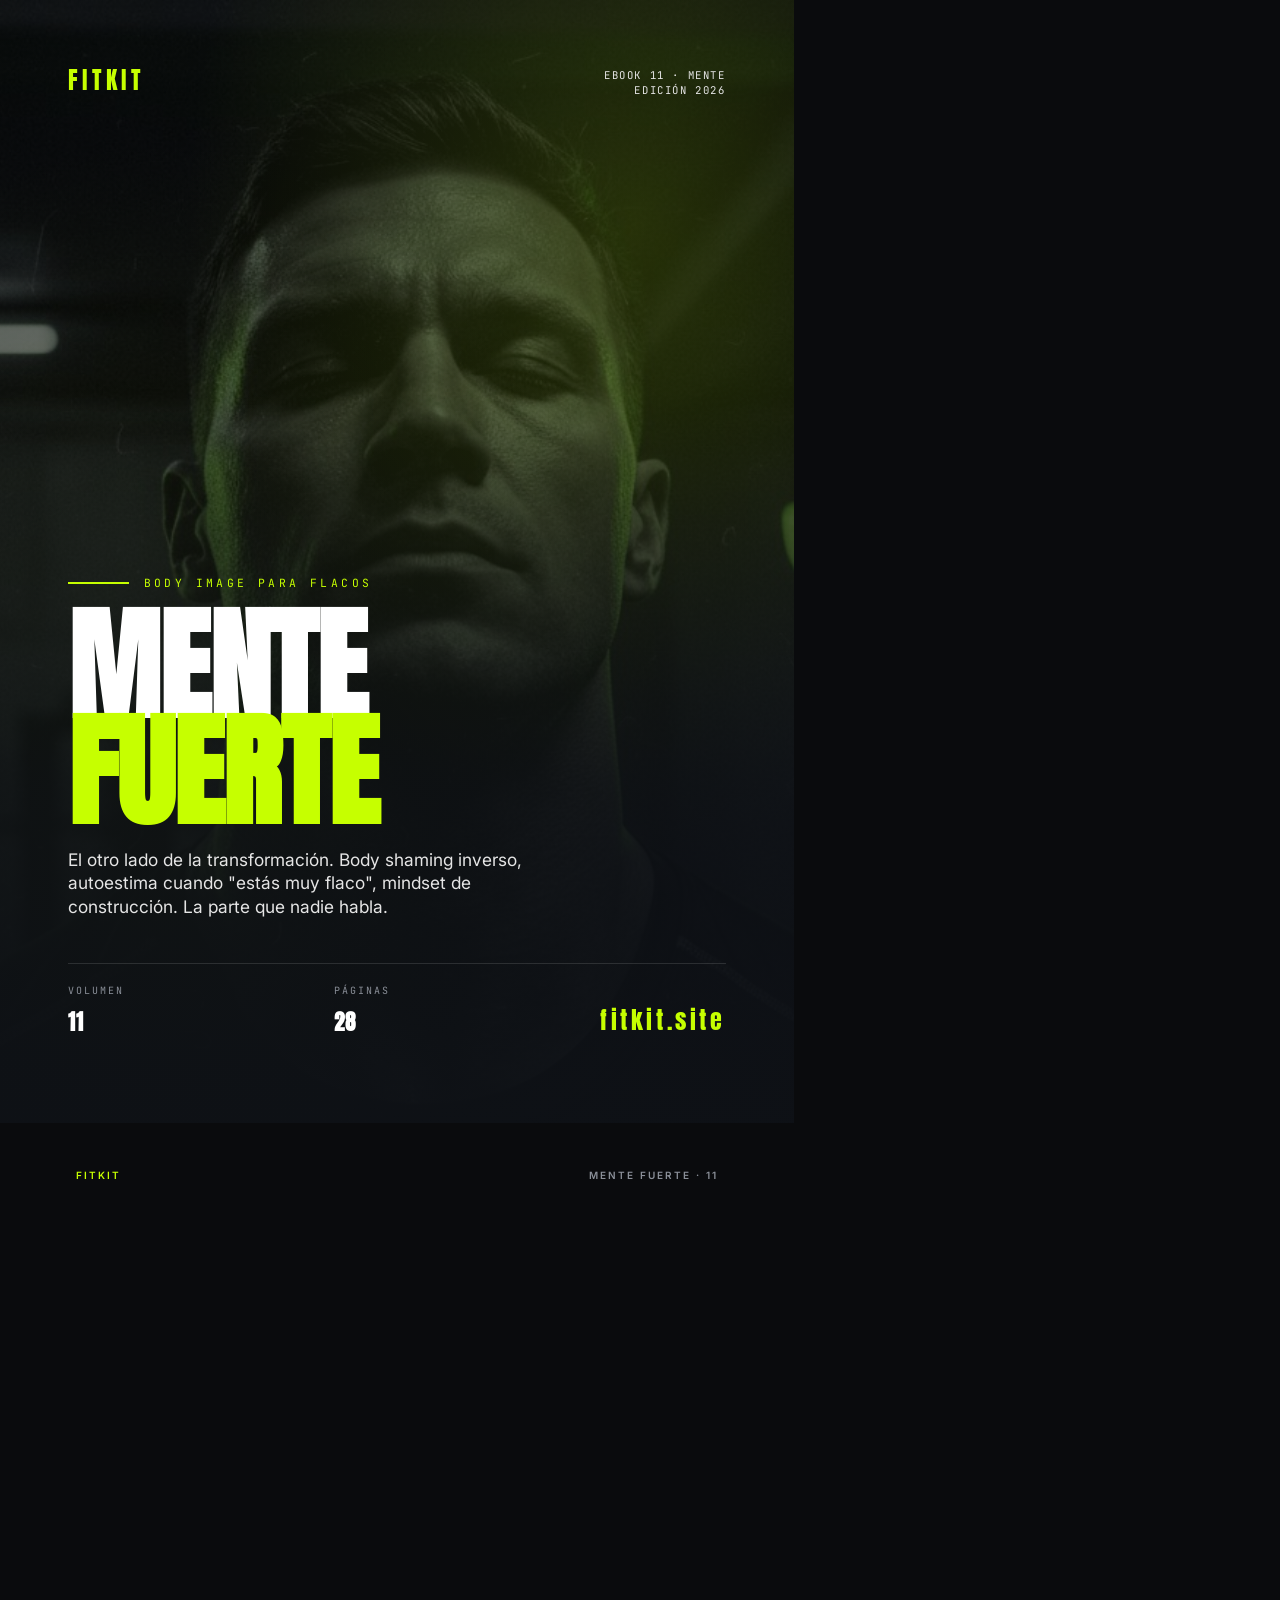
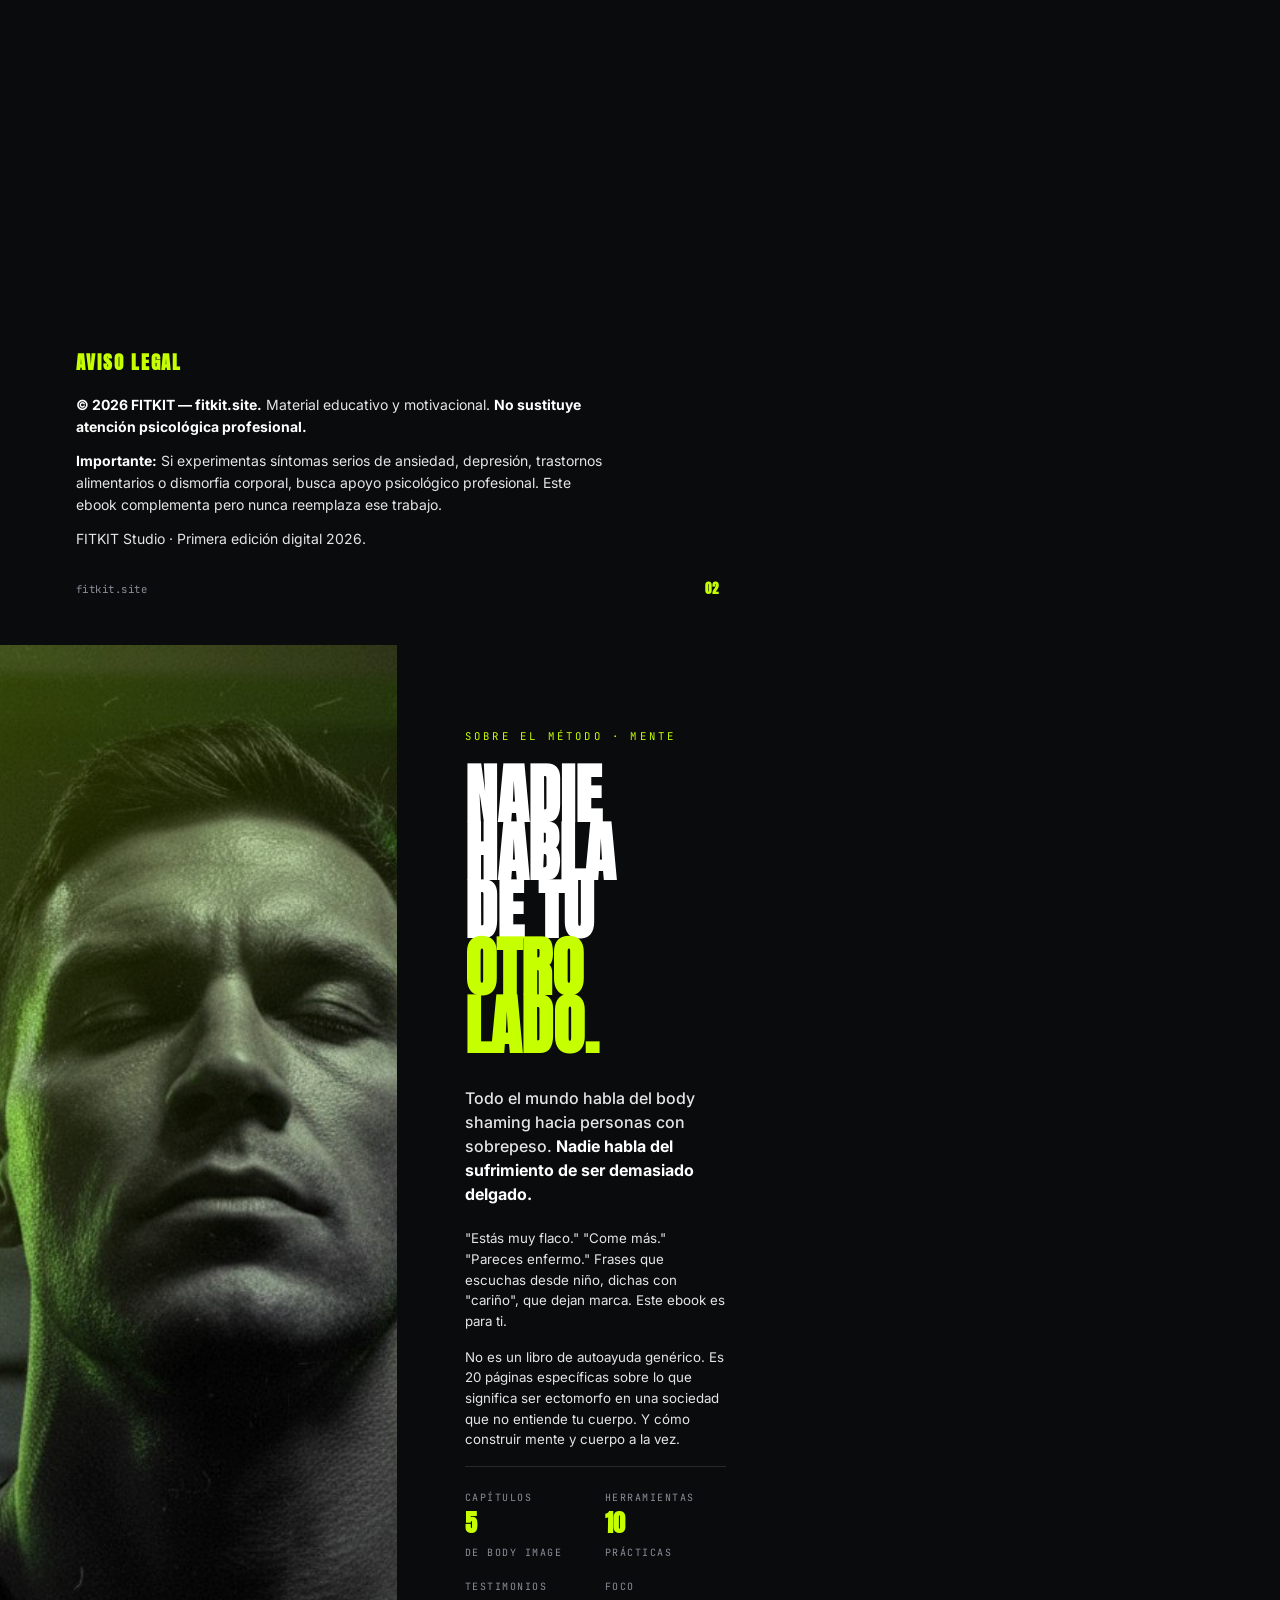
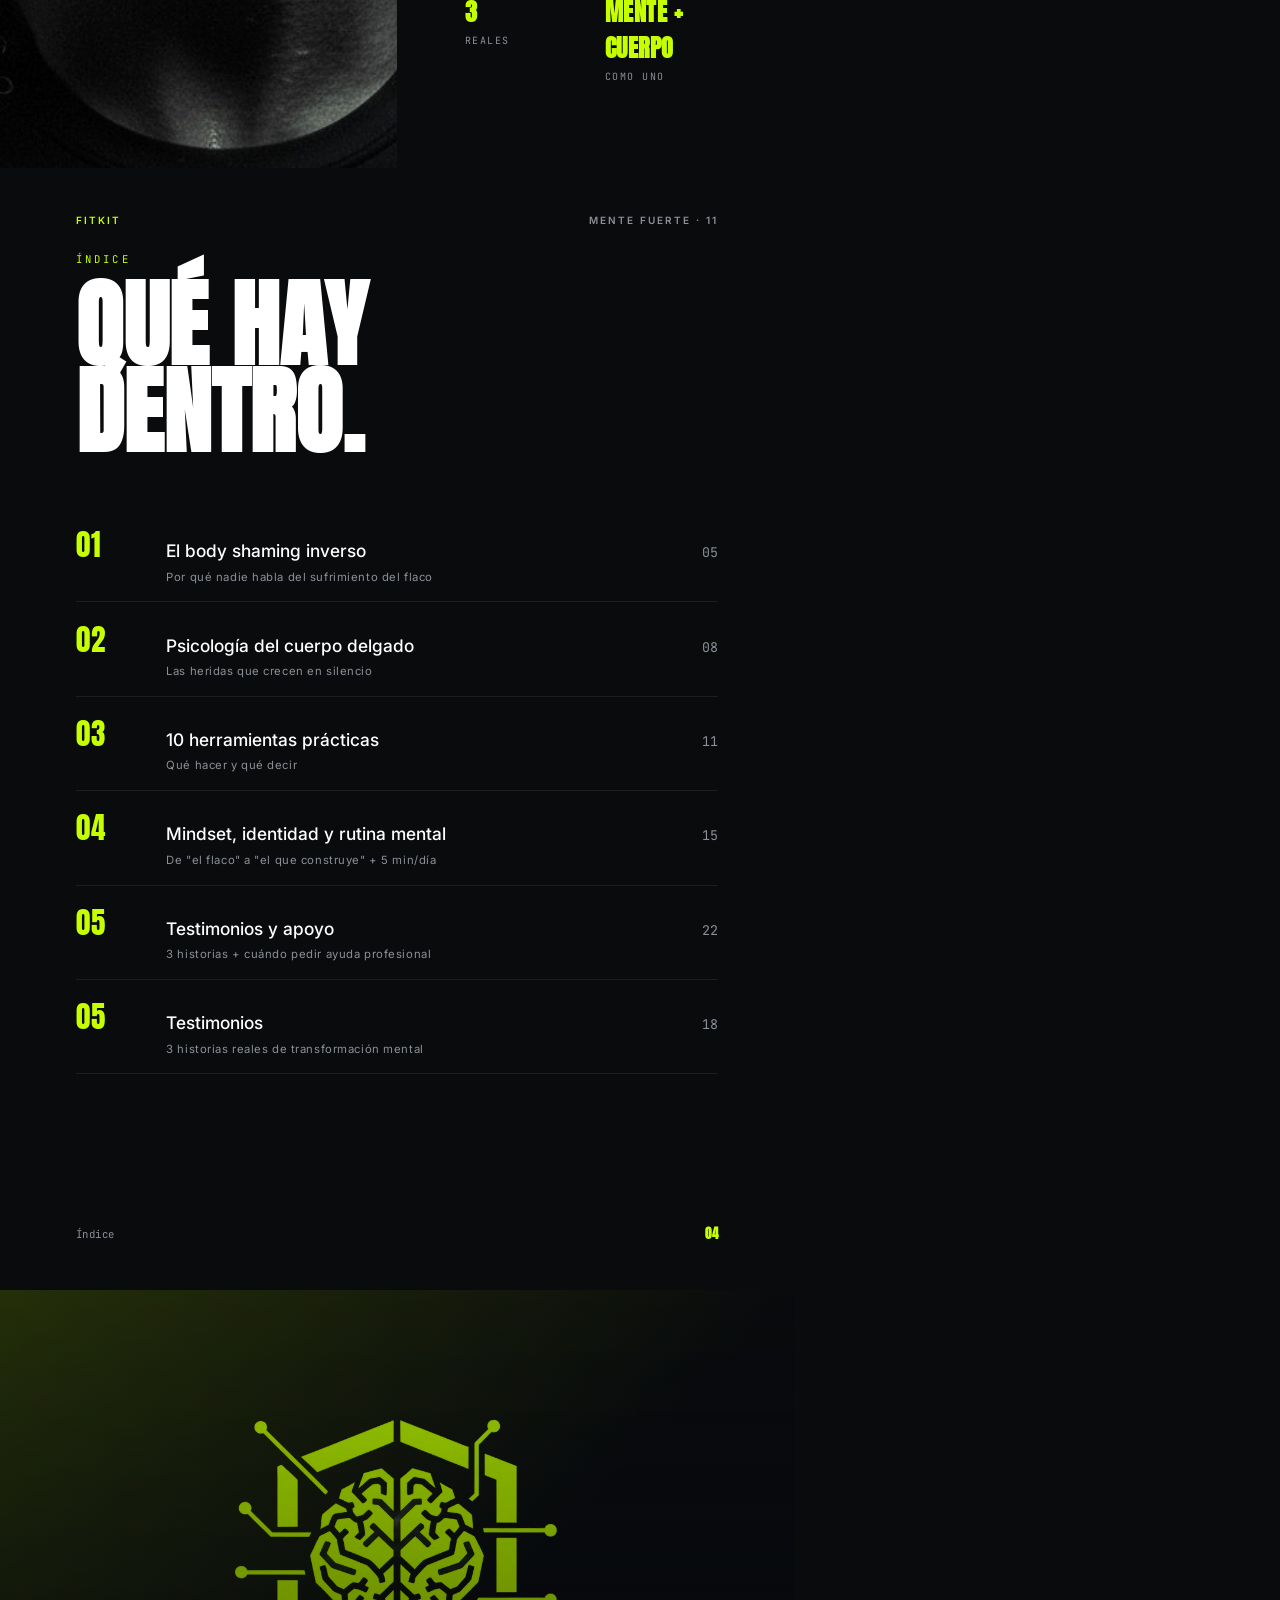
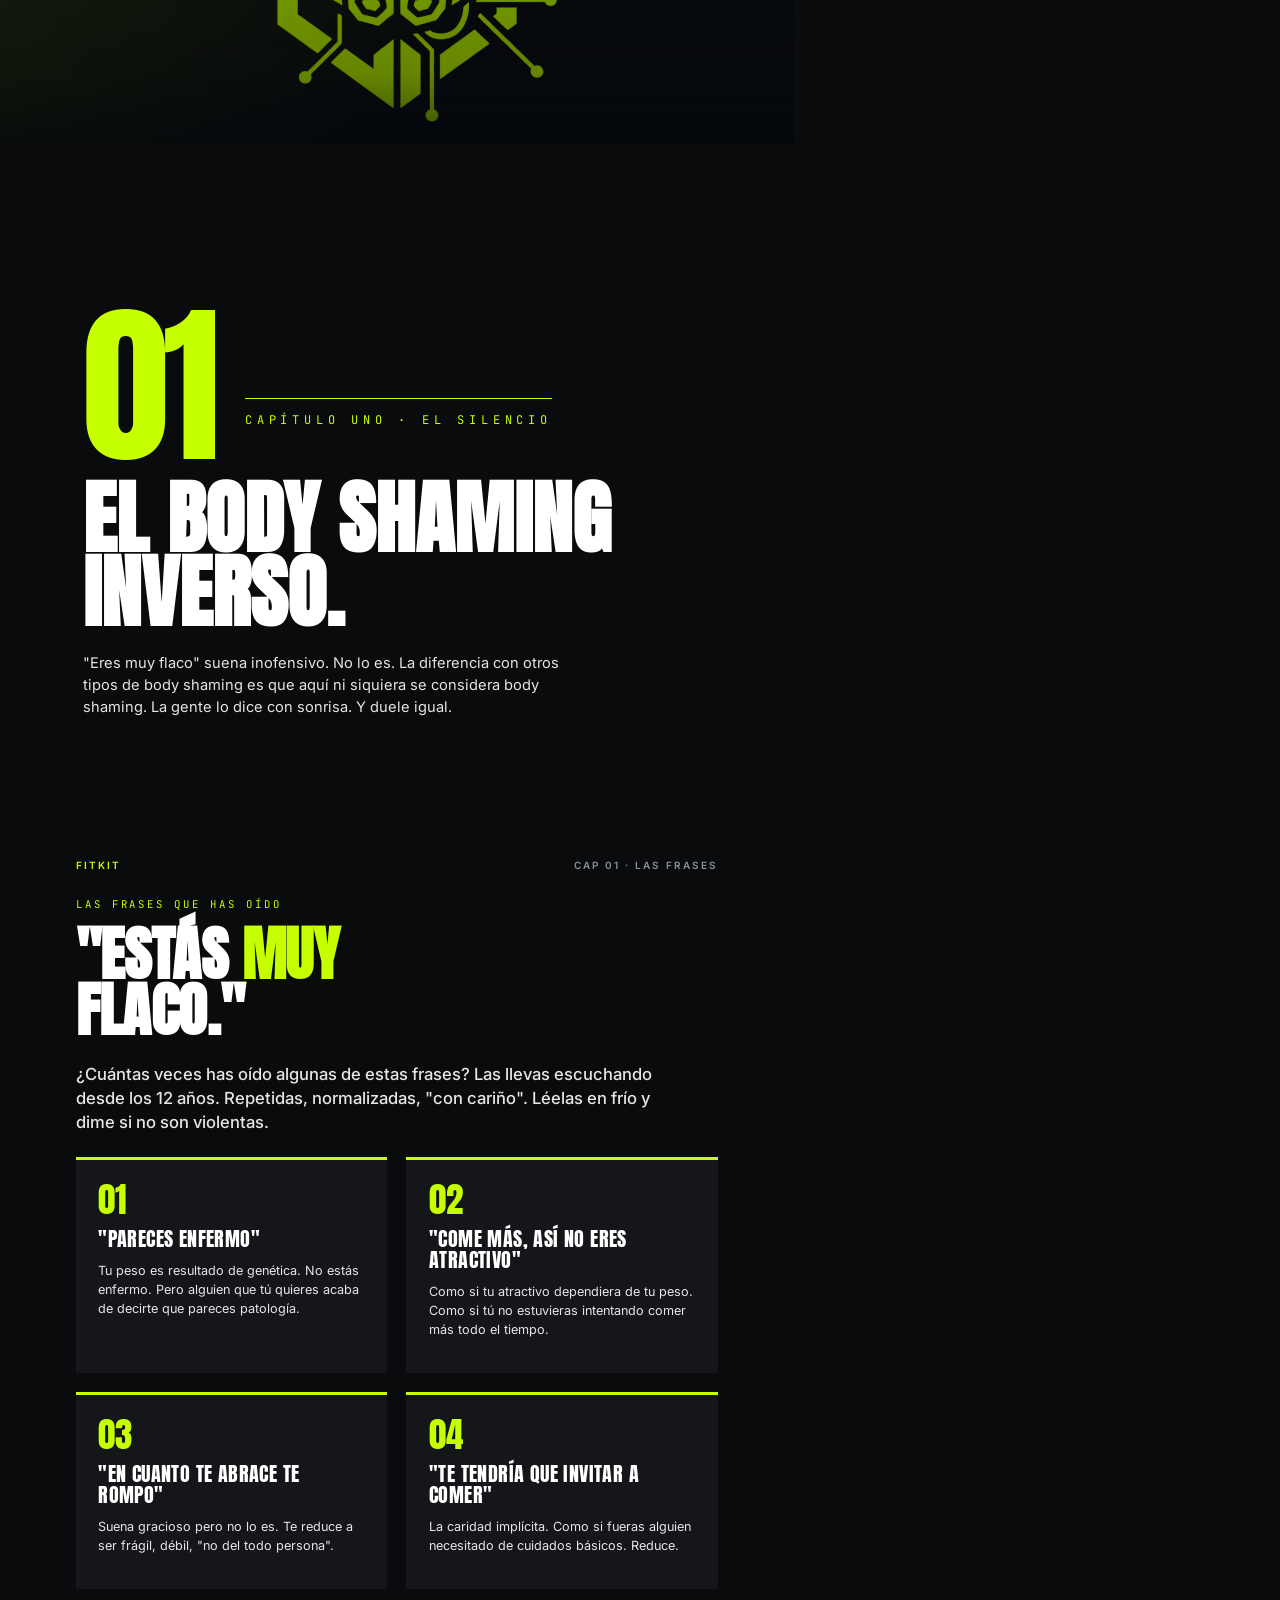
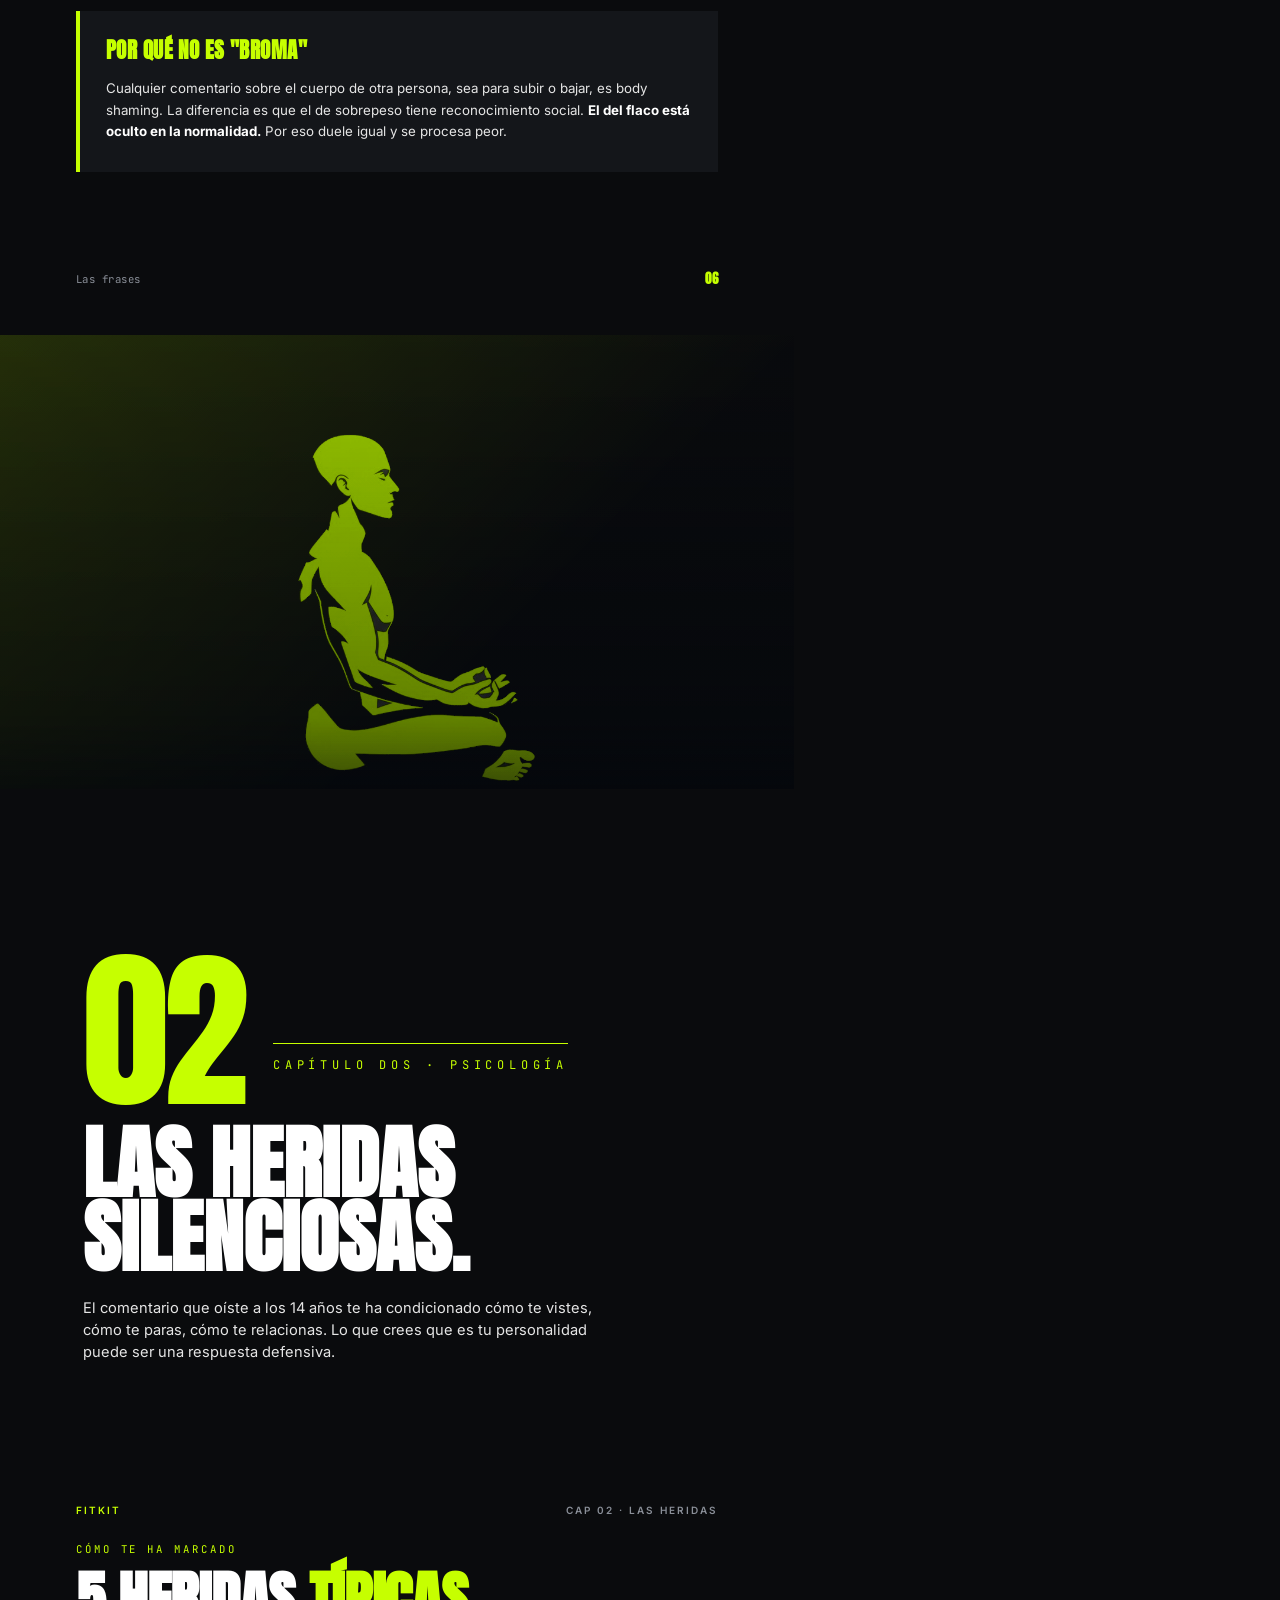
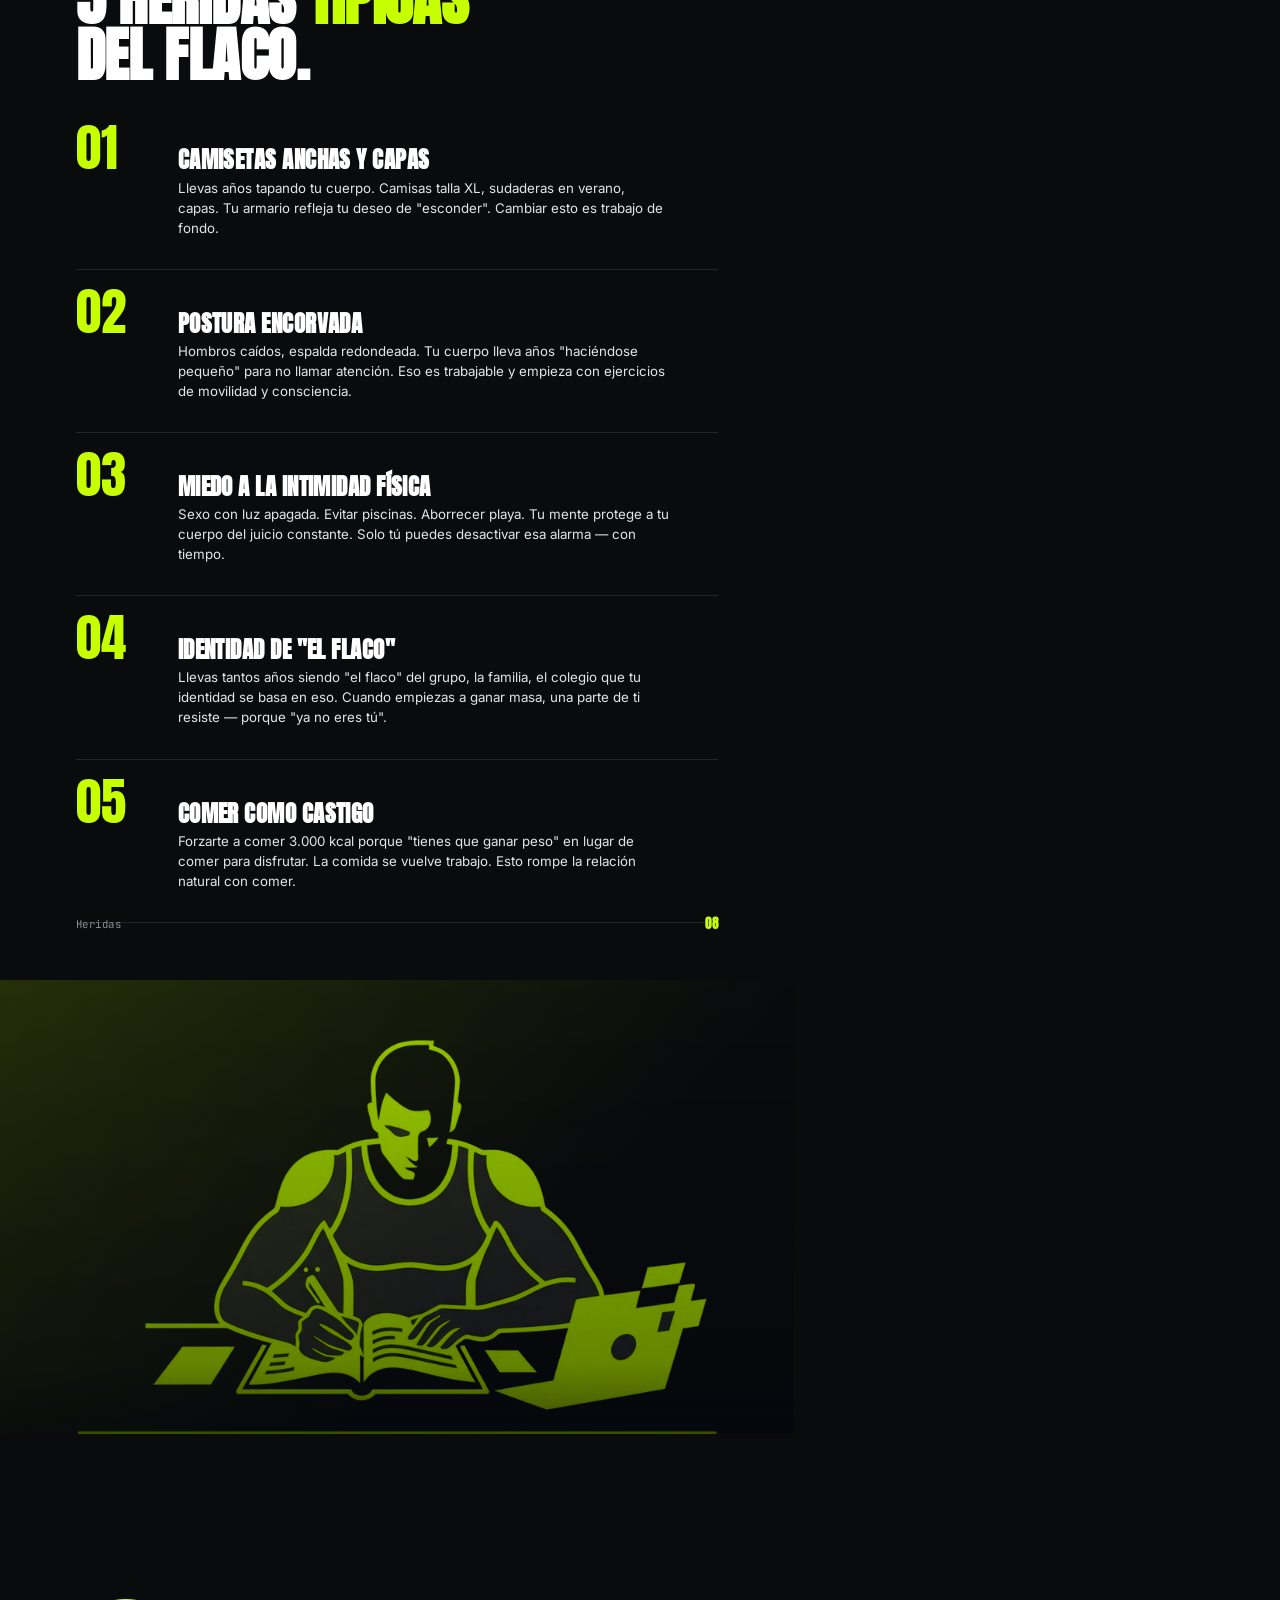
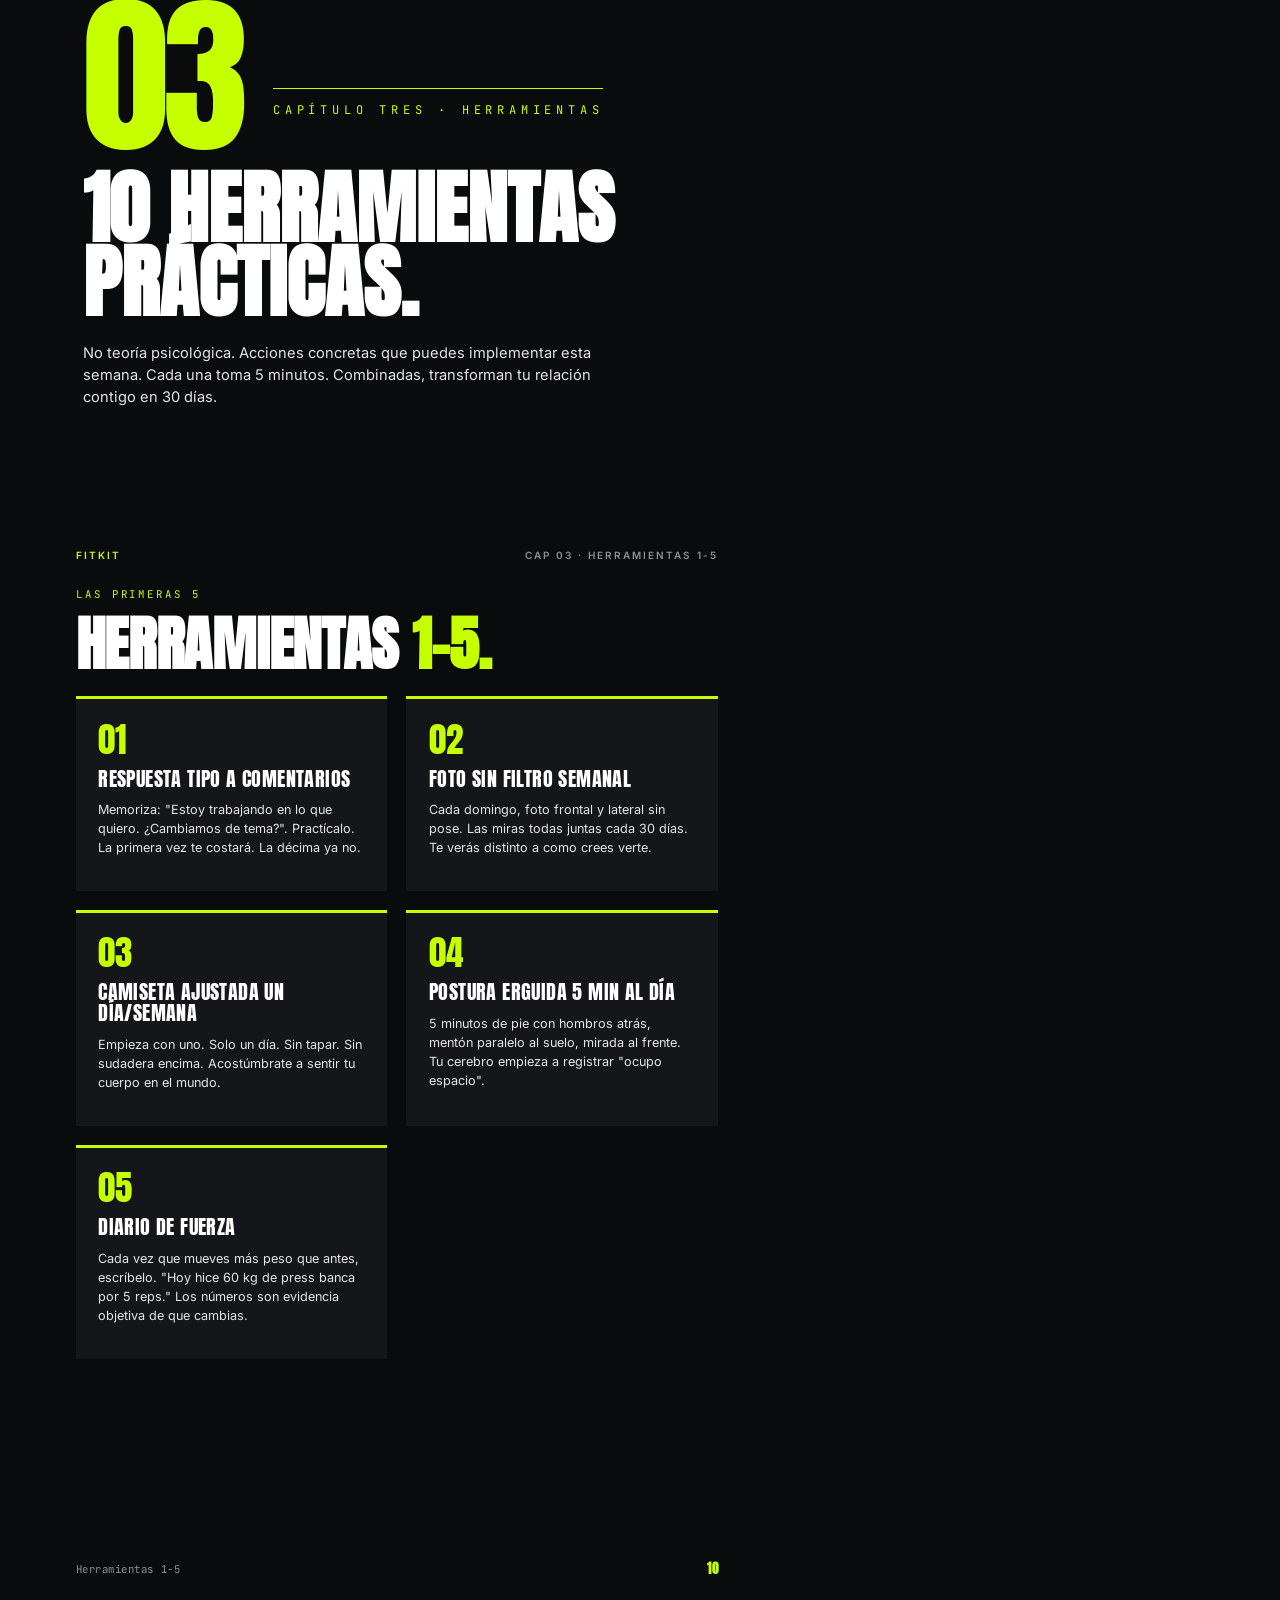
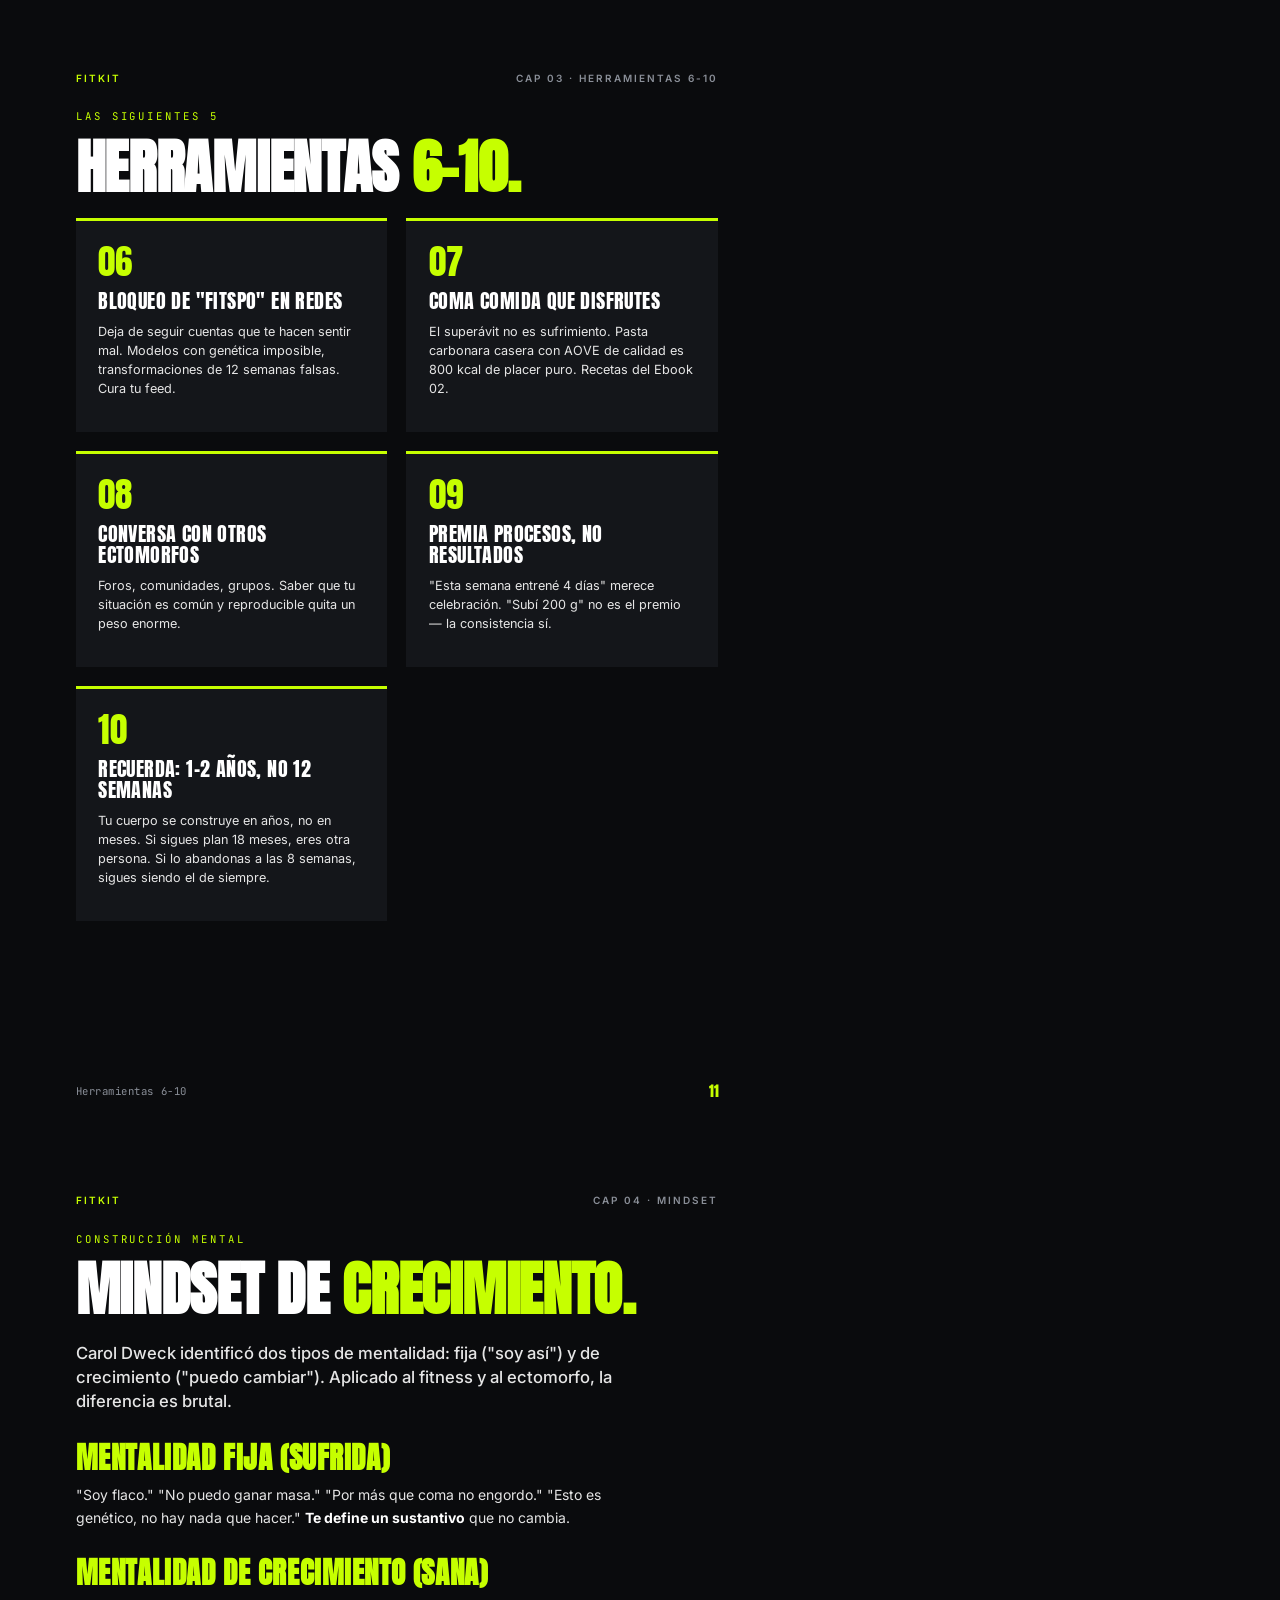
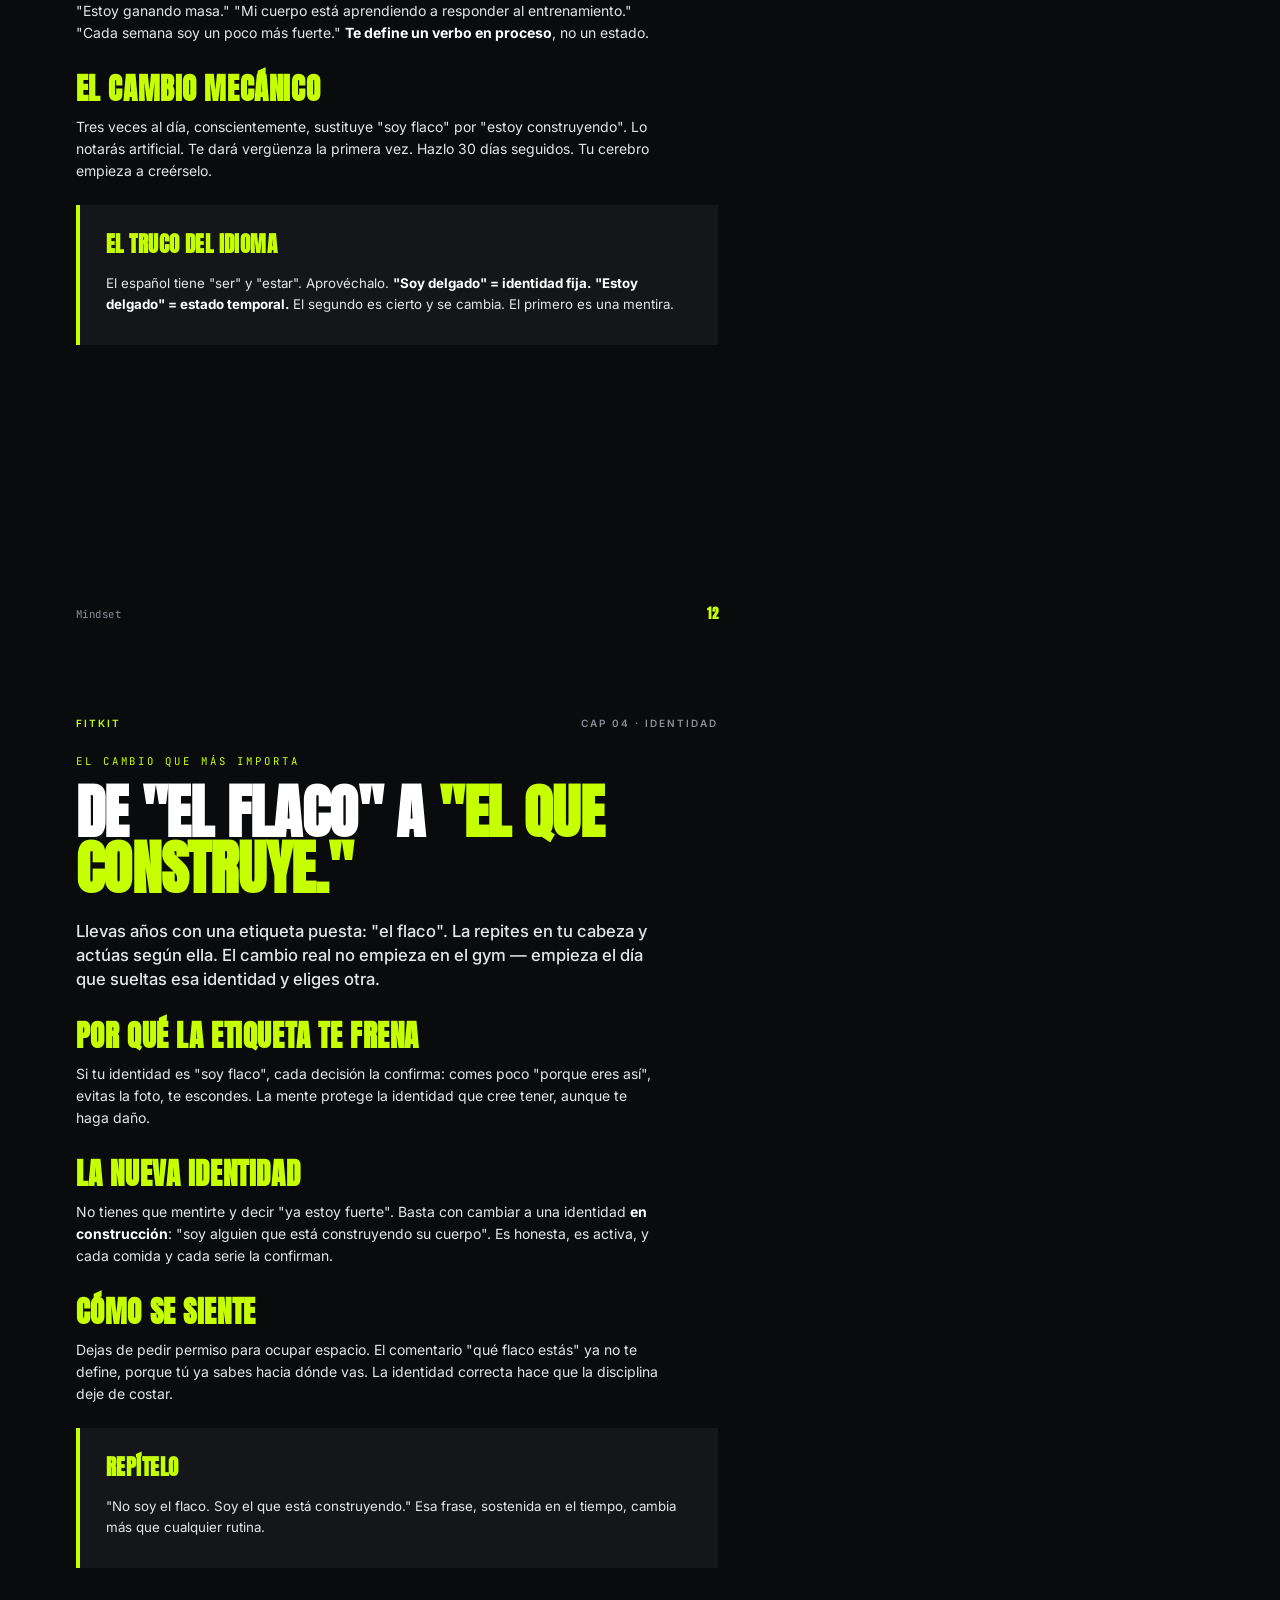
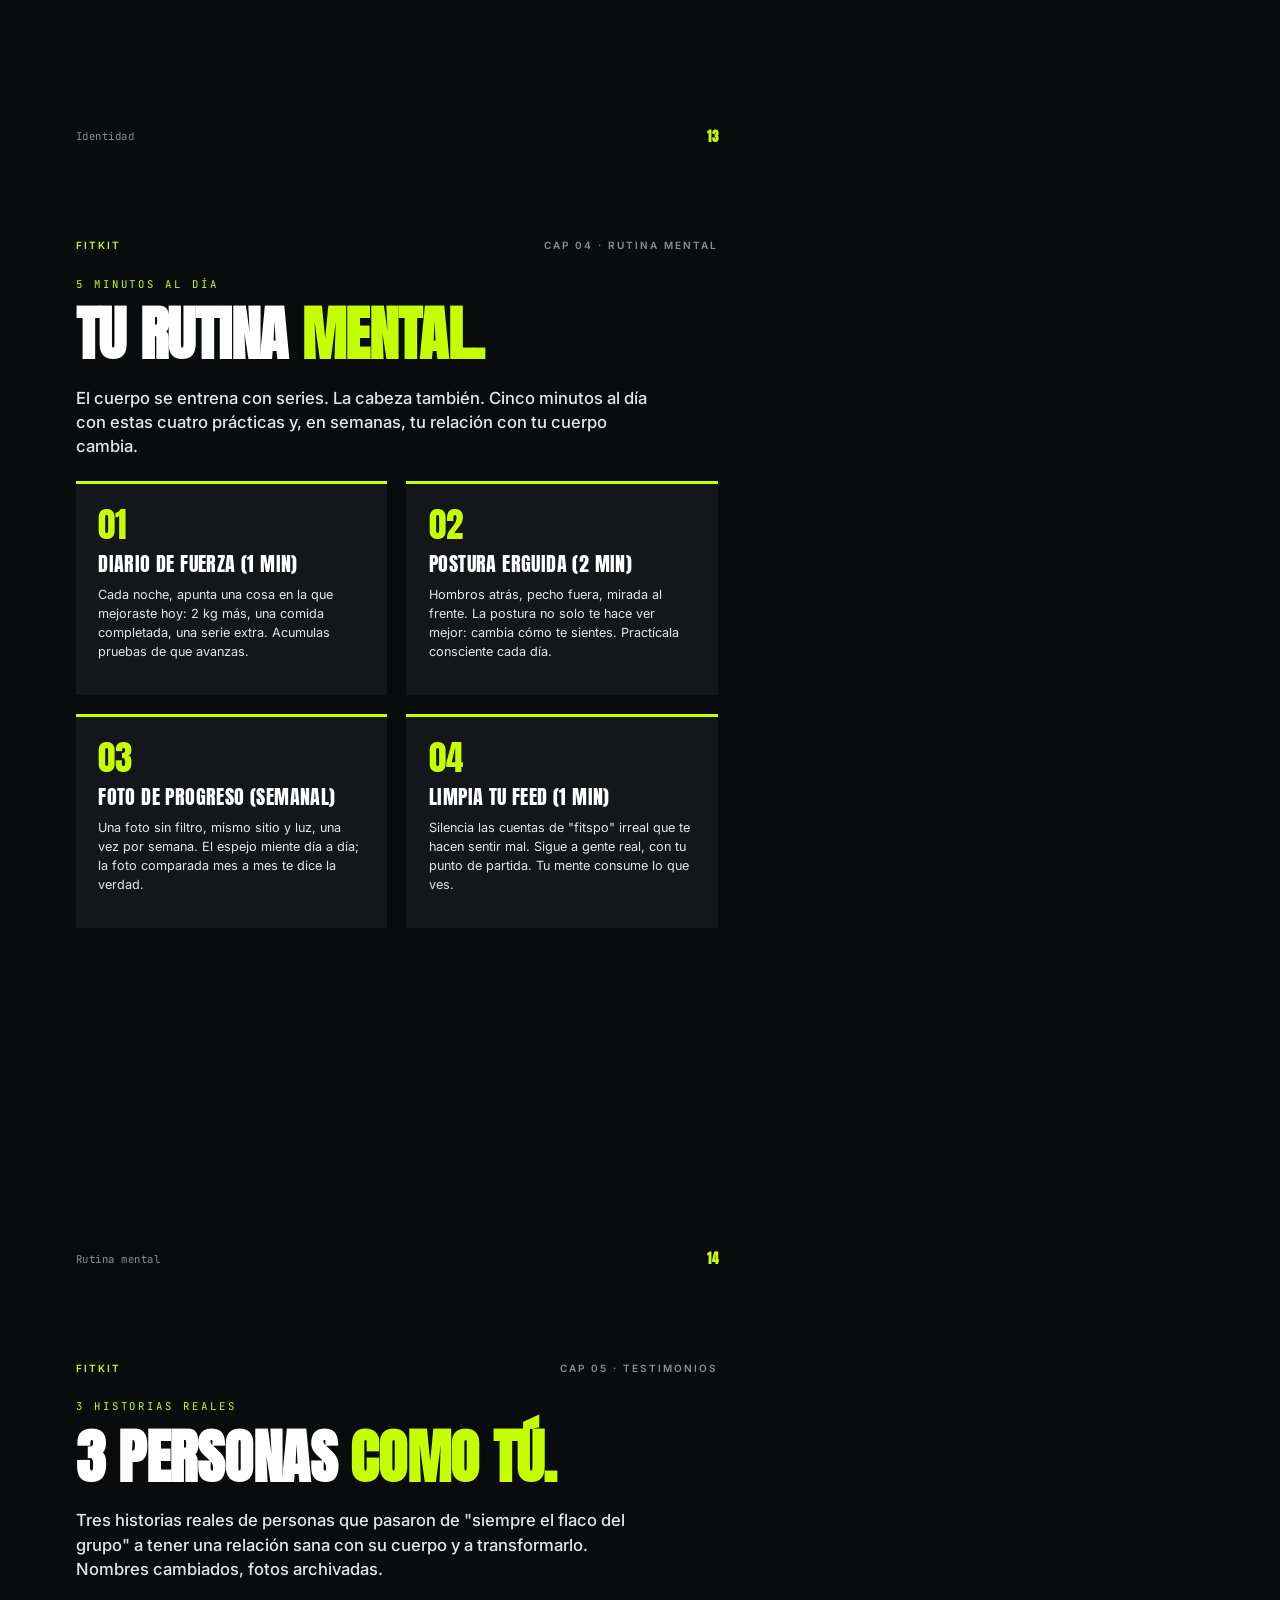
<file: ebook-11-mente/index.html>
<!DOCTYPE html>
<html lang="es"><head><meta charset="UTF-8"><title>FITKIT · Mente Fuerte, Cuerpo Fuerte</title><link rel="stylesheet" href="styles.css"></head><body>

<section class="page cover">
  <div class="cover__top"><div class="cover__logo">FITKIT</div><div class="cover__tag">EBOOK 11 · MENTE<br>EDICIÓN 2026</div></div>
  <div class="cover__hero"></div>
  <div class="cover__bottom">
    <div class="cover__eyebrow">Body image para flacos</div>
    <h1 class="cover__title">Mente<br><em>Fuerte</em></h1>
    <p class="cover__subtitle">El otro lado de la transformación. Body shaming inverso, autoestima cuando "estás muy flaco", mindset de construcción. La parte que nadie habla.</p>
    <div class="cover__meta"><div class="cover__meta-block">Volumen<strong>11</strong></div><div class="cover__meta-block">Páginas<strong>28</strong></div><div class="cover__url">fitkit.site</div></div>
  </div>
</section>

<section class="page copyright-page">
  <div class="page-header"><span class="brand">FITKIT</span><span>MENTE FUERTE · 11</span></div>
  <div class="small-print">
    <h3>Aviso legal</h3>
    <p><strong>© 2026 FITKIT — fitkit.site.</strong> Material educativo y motivacional. <strong>No sustituye atención psicológica profesional.</strong></p>
    <p><strong>Importante:</strong> Si experimentas síntomas serios de ansiedad, depresión, trastornos alimentarios o dismorfia corporal, busca apoyo psicológico profesional. Este ebook complementa pero nunca reemplaza ese trabajo.</p>
    <p>FITKIT Studio · Primera edición digital 2026.</p>
  </div>
  <div class="page-footer"><span>fitkit.site</span><span class="pagenum"></span></div>
</section>

<section class="page about-method">
  <div class="about-method__photo" style="background-image:url('assets/author.jpg')"></div>
  <div class="about-method__body">
    <div>
      <div class="about-method__eyebrow">Sobre el método · Mente</div>
      <h2 class="about-method__title">Nadie habla<br>de tu <em>otro lado.</em></h2>
      <p class="about-method__lead">Todo el mundo habla del body shaming hacia personas con sobrepeso. <strong>Nadie habla del sufrimiento de ser demasiado delgado.</strong></p>
      <p class="about-method__desc">"Estás muy flaco." "Come más." "Pareces enfermo." Frases que escuchas desde niño, dichas con "cariño", que dejan marca. Este ebook es para ti.</p>
      <p class="about-method__desc">No es un libro de autoayuda genérico. Es 20 páginas específicas sobre lo que significa ser ectomorfo en una sociedad que no entiende tu cuerpo. Y cómo construir mente y cuerpo a la vez.</p>
    </div>
    <div class="about-method__credentials">
      <div class="about-method__cred-item">Capítulos<strong>5</strong>de body image</div>
      <div class="about-method__cred-item">Herramientas<strong>10</strong>prácticas</div>
      <div class="about-method__cred-item">Testimonios<strong>3</strong>reales</div>
      <div class="about-method__cred-item">Foco<strong>Mente + Cuerpo</strong>como uno</div>
    </div>
  </div>
</section>

<section class="page">
  <div class="page-header"><span class="brand">FITKIT</span><span>MENTE FUERTE · 11</span></div>
  <div class="toc-eyebrow">Índice</div>
  <h2 class="toc-title">Qué hay<br>dentro.</h2>
  <ol class="toc-list">
    <li class="toc-item"><span class="toc-item__num">01</span><span class="toc-item__name">El body shaming inverso<small>Por qué nadie habla del sufrimiento del flaco</small></span><span class="toc-item__page">05</span></li>
    <li class="toc-item"><span class="toc-item__num">02</span><span class="toc-item__name">Psicología del cuerpo delgado<small>Las heridas que crecen en silencio</small></span><span class="toc-item__page">08</span></li>
    <li class="toc-item"><span class="toc-item__num">03</span><span class="toc-item__name">10 herramientas prácticas<small>Qué hacer y qué decir</small></span><span class="toc-item__page">11</span></li>
    <li class="toc-item"><span class="toc-item__num">04</span><span class="toc-item__name">Mindset, identidad y rutina mental<small>De "el flaco" a "el que construye" + 5 min/día</small></span><span class="toc-item__page">15</span></li>
    <li class="toc-item"><span class="toc-item__num">05</span><span class="toc-item__name">Testimonios y apoyo<small>3 historias + cuándo pedir ayuda profesional</small></span><span class="toc-item__page">22</span></li>
    <li class="toc-item"><span class="toc-item__num">05</span><span class="toc-item__name">Testimonios<small>3 historias reales de transformación mental</small></span><span class="toc-item__page">18</span></li>
  </ol>
  <div class="page-footer"><span>Índice</span><span class="pagenum"></span></div>
</section>

<section class="page chapter-divider">
  <div class="chapter-divider__img" style="background-image:url('assets/ch1.png')"></div>
  <div class="chapter-divider__content">
    <div class="chapter-divider__top"><div class="ch-num">01</div><div class="ch-label">Capítulo uno · El silencio</div></div>
    <h2 class="ch-title">El body shaming<br>inverso.</h2>
    <p class="ch-desc">"Eres muy flaco" suena inofensivo. No lo es. La diferencia con otros tipos de body shaming es que aquí ni siquiera se considera body shaming. La gente lo dice con sonrisa. Y duele igual.</p>
  </div>
</section>

<section class="page">
  <div class="page-header"><span class="brand">FITKIT</span><span>CAP 01 · LAS FRASES</span></div>
  <div class="eyebrow">Las frases que has oído</div>
  <h2 class="section-title">"Estás <em>muy</em><br>flaco."</h2>
  <p class="lead">¿Cuántas veces has oído algunas de estas frases? Las llevas escuchando desde los 12 años. Repetidas, normalizadas, "con cariño". Léelas en frío y dime si no son violentas.</p>

  <div class="reasons">
    <div class="reason">
      <div class="reason__num">01</div>
      <div class="reason__title">"Pareces enfermo"</div>
      <p class="reason__desc">Tu peso es resultado de genética. No estás enfermo. Pero alguien que tú quieres acaba de decirte que pareces patología.</p>
    </div>
    <div class="reason">
      <div class="reason__num">02</div>
      <div class="reason__title">"Come más, así no eres atractivo"</div>
      <p class="reason__desc">Como si tu atractivo dependiera de tu peso. Como si tú no estuvieras intentando comer más todo el tiempo.</p>
    </div>
    <div class="reason">
      <div class="reason__num">03</div>
      <div class="reason__title">"En cuanto te abrace te rompo"</div>
      <p class="reason__desc">Suena gracioso pero no lo es. Te reduce a ser frágil, débil, "no del todo persona".</p>
    </div>
    <div class="reason">
      <div class="reason__num">04</div>
      <div class="reason__title">"Te tendría que invitar a comer"</div>
      <p class="reason__desc">La caridad implícita. Como si fueras alguien necesitado de cuidados básicos. Reduce.</p>
    </div>
  </div>

  <div class="callout">
    <h4>Por qué no es "broma"</h4>
    <p>Cualquier comentario sobre el cuerpo de otra persona, sea para subir o bajar, es body shaming. La diferencia es que el de sobrepeso tiene reconocimiento social. <strong>El del flaco está oculto en la normalidad.</strong> Por eso duele igual y se procesa peor.</p>
  </div>

  <div class="page-footer"><span>Las frases</span><span class="pagenum"></span></div>
</section>

<section class="page chapter-divider">
  <div class="chapter-divider__img" style="background-image:url('assets/ch2.png')"></div>
  <div class="chapter-divider__content">
    <div class="chapter-divider__top"><div class="ch-num">02</div><div class="ch-label">Capítulo dos · Psicología</div></div>
    <h2 class="ch-title">Las heridas<br>silenciosas.</h2>
    <p class="ch-desc">El comentario que oíste a los 14 años te ha condicionado cómo te vistes, cómo te paras, cómo te relacionas. Lo que crees que es tu personalidad puede ser una respuesta defensiva.</p>
  </div>
</section>

<section class="page">
  <div class="page-header"><span class="brand">FITKIT</span><span>CAP 02 · LAS HERIDAS</span></div>
  <div class="eyebrow">Cómo te ha marcado</div>
  <h2 class="section-title">5 heridas <em>típicas</em><br>del flaco.</h2>

  <div class="mistake"><div class="mistake__num">01</div><div><h4 class="mistake__title">Camisetas anchas y capas</h4><p class="mistake__desc">Llevas años tapando tu cuerpo. Camisas talla XL, sudaderas en verano, capas. Tu armario refleja tu deseo de "esconder". Cambiar esto es trabajo de fondo.</p></div></div>
  <div class="mistake"><div class="mistake__num">02</div><div><h4 class="mistake__title">Postura encorvada</h4><p class="mistake__desc">Hombros caídos, espalda redondeada. Tu cuerpo lleva años "haciéndose pequeño" para no llamar atención. Eso es trabajable y empieza con ejercicios de movilidad y consciencia.</p></div></div>
  <div class="mistake"><div class="mistake__num">03</div><div><h4 class="mistake__title">Miedo a la intimidad física</h4><p class="mistake__desc">Sexo con luz apagada. Evitar piscinas. Aborrecer playa. Tu mente protege a tu cuerpo del juicio constante. Solo tú puedes desactivar esa alarma — con tiempo.</p></div></div>
  <div class="mistake"><div class="mistake__num">04</div><div><h4 class="mistake__title">Identidad de "el flaco"</h4><p class="mistake__desc">Llevas tantos años siendo "el flaco" del grupo, la familia, el colegio que tu identidad se basa en eso. Cuando empiezas a ganar masa, una parte de ti resiste — porque "ya no eres tú".</p></div></div>
  <div class="mistake"><div class="mistake__num">05</div><div><h4 class="mistake__title">Comer como castigo</h4><p class="mistake__desc">Forzarte a comer 3.000 kcal porque "tienes que ganar peso" en lugar de comer para disfrutar. La comida se vuelve trabajo. Esto rompe la relación natural con comer.</p></div></div>

  <div class="page-footer"><span>Heridas</span><span class="pagenum"></span></div>
</section>

<section class="page chapter-divider">
  <div class="chapter-divider__img" style="background-image:url('assets/ch3.png')"></div>
  <div class="chapter-divider__content">
    <div class="chapter-divider__top"><div class="ch-num">03</div><div class="ch-label">Capítulo tres · Herramientas</div></div>
    <h2 class="ch-title">10 herramientas<br>prácticas.</h2>
    <p class="ch-desc">No teoría psicológica. Acciones concretas que puedes implementar esta semana. Cada una toma 5 minutos. Combinadas, transforman tu relación contigo en 30 días.</p>
  </div>
</section>

<section class="page">
  <div class="page-header"><span class="brand">FITKIT</span><span>CAP 03 · HERRAMIENTAS 1-5</span></div>
  <div class="eyebrow">Las primeras 5</div>
  <h2 class="section-title">Herramientas <em>1-5.</em></h2>

  <div class="reasons">
    <div class="reason">
      <div class="reason__num">01</div>
      <div class="reason__title">Respuesta tipo a comentarios</div>
      <p class="reason__desc">Memoriza: "Estoy trabajando en lo que quiero. ¿Cambiamos de tema?". Practícalo. La primera vez te costará. La décima ya no.</p>
    </div>
    <div class="reason">
      <div class="reason__num">02</div>
      <div class="reason__title">Foto sin filtro semanal</div>
      <p class="reason__desc">Cada domingo, foto frontal y lateral sin pose. Las miras todas juntas cada 30 días. Te verás distinto a como crees verte.</p>
    </div>
    <div class="reason">
      <div class="reason__num">03</div>
      <div class="reason__title">Camiseta ajustada un día/semana</div>
      <p class="reason__desc">Empieza con uno. Solo un día. Sin tapar. Sin sudadera encima. Acostúmbrate a sentir tu cuerpo en el mundo.</p>
    </div>
    <div class="reason">
      <div class="reason__num">04</div>
      <div class="reason__title">Postura erguida 5 min al día</div>
      <p class="reason__desc">5 minutos de pie con hombros atrás, mentón paralelo al suelo, mirada al frente. Tu cerebro empieza a registrar "ocupo espacio".</p>
    </div>
    <div class="reason">
      <div class="reason__num">05</div>
      <div class="reason__title">Diario de fuerza</div>
      <p class="reason__desc">Cada vez que mueves más peso que antes, escríbelo. "Hoy hice 60 kg de press banca por 5 reps." Los números son evidencia objetiva de que cambias.</p>
    </div>
  </div>

  <div class="page-footer"><span>Herramientas 1-5</span><span class="pagenum"></span></div>
</section>

<section class="page">
  <div class="page-header"><span class="brand">FITKIT</span><span>CAP 03 · HERRAMIENTAS 6-10</span></div>
  <div class="eyebrow">Las siguientes 5</div>
  <h2 class="section-title">Herramientas <em>6-10.</em></h2>

  <div class="reasons">
    <div class="reason">
      <div class="reason__num">06</div>
      <div class="reason__title">Bloqueo de "fitspo" en redes</div>
      <p class="reason__desc">Deja de seguir cuentas que te hacen sentir mal. Modelos con genética imposible, transformaciones de 12 semanas falsas. Cura tu feed.</p>
    </div>
    <div class="reason">
      <div class="reason__num">07</div>
      <div class="reason__title">Coma comida que disfrutes</div>
      <p class="reason__desc">El superávit no es sufrimiento. Pasta carbonara casera con AOVE de calidad es 800 kcal de placer puro. Recetas del Ebook 02.</p>
    </div>
    <div class="reason">
      <div class="reason__num">08</div>
      <div class="reason__title">Conversa con otros ectomorfos</div>
      <p class="reason__desc">Foros, comunidades, grupos. Saber que tu situación es común y reproducible quita un peso enorme.</p>
    </div>
    <div class="reason">
      <div class="reason__num">09</div>
      <div class="reason__title">Premia procesos, no resultados</div>
      <p class="reason__desc">"Esta semana entrené 4 días" merece celebración. "Subí 200 g" no es el premio — la consistencia sí.</p>
    </div>
    <div class="reason">
      <div class="reason__num">10</div>
      <div class="reason__title">Recuerda: 1-2 años, no 12 semanas</div>
      <p class="reason__desc">Tu cuerpo se construye en años, no en meses. Si sigues plan 18 meses, eres otra persona. Si lo abandonas a las 8 semanas, sigues siendo el de siempre.</p>
    </div>
  </div>

  <div class="page-footer"><span>Herramientas 6-10</span><span class="pagenum"></span></div>
</section>

<section class="page">
  <div class="page-header"><span class="brand">FITKIT</span><span>CAP 04 · MINDSET</span></div>
  <div class="eyebrow">Construcción mental</div>
  <h2 class="section-title">Mindset de <em>crecimiento.</em></h2>
  <p class="lead">Carol Dweck identificó dos tipos de mentalidad: fija ("soy así") y de crecimiento ("puedo cambiar"). Aplicado al fitness y al ectomorfo, la diferencia es brutal.</p>

  <h3 class="sub-title">Mentalidad fija (sufrida)</h3>
  <p>"Soy flaco." "No puedo ganar masa." "Por más que coma no engordo." "Esto es genético, no hay nada que hacer." <strong>Te define un sustantivo</strong> que no cambia.</p>

  <h3 class="sub-title">Mentalidad de crecimiento (sana)</h3>
  <p>"Estoy ganando masa." "Mi cuerpo está aprendiendo a responder al entrenamiento." "Cada semana soy un poco más fuerte." <strong>Te define un verbo en proceso</strong>, no un estado.</p>

  <h3 class="sub-title">El cambio mecánico</h3>
  <p>Tres veces al día, conscientemente, sustituye "soy flaco" por "estoy construyendo". Lo notarás artificial. Te dará vergüenza la primera vez. Hazlo 30 días seguidos. Tu cerebro empieza a creérselo.</p>

  <div class="callout">
    <h4>El truco del idioma</h4>
    <p>El español tiene "ser" y "estar". Aprovéchalo. <strong>"Soy delgado" = identidad fija.</strong> <strong>"Estoy delgado" = estado temporal.</strong> El segundo es cierto y se cambia. El primero es una mentira.</p>
  </div>

  <div class="page-footer"><span>Mindset</span><span class="pagenum"></span></div>
</section>

<section class="page">
  <div class="page-header"><span class="brand">FITKIT</span><span>CAP 04 · IDENTIDAD</span></div>
  <div class="eyebrow">El cambio que más importa</div>
  <h2 class="section-title">De "el flaco" a <em>"el que construye."</em></h2>
  <p class="lead">Llevas años con una etiqueta puesta: "el flaco". La repites en tu cabeza y actúas según ella. El cambio real no empieza en el gym — empieza el día que sueltas esa identidad y eliges otra.</p>
  <h3 class="sub-title">Por qué la etiqueta te frena</h3>
  <p>Si tu identidad es "soy flaco", cada decisión la confirma: comes poco "porque eres así", evitas la foto, te escondes. La mente protege la identidad que cree tener, aunque te haga daño.</p>
  <h3 class="sub-title">La nueva identidad</h3>
  <p>No tienes que mentirte y decir "ya estoy fuerte". Basta con cambiar a una identidad <strong>en construcción</strong>: "soy alguien que está construyendo su cuerpo". Es honesta, es activa, y cada comida y cada serie la confirman.</p>
  <h3 class="sub-title">Cómo se siente</h3>
  <p>Dejas de pedir permiso para ocupar espacio. El comentario "qué flaco estás" ya no te define, porque tú ya sabes hacia dónde vas. La identidad correcta hace que la disciplina deje de costar.</p>
  <div class="callout"><h4>Repítelo</h4><p>"No soy el flaco. Soy el que está construyendo." Esa frase, sostenida en el tiempo, cambia más que cualquier rutina.</p></div>
  <div class="page-footer"><span>Identidad</span><span class="pagenum"></span></div>
</section>

<section class="page">
  <div class="page-header"><span class="brand">FITKIT</span><span>CAP 04 · RUTINA MENTAL</span></div>
  <div class="eyebrow">5 minutos al día</div>
  <h2 class="section-title">Tu rutina <em>mental.</em></h2>
  <p class="lead">El cuerpo se entrena con series. La cabeza también. Cinco minutos al día con estas cuatro prácticas y, en semanas, tu relación con tu cuerpo cambia.</p>
  <div class="reasons">
    <div class="reason"><div class="reason__num">01</div><div class="reason__title">Diario de fuerza (1 min)</div><p class="reason__desc">Cada noche, apunta una cosa en la que mejoraste hoy: 2 kg más, una comida completada, una serie extra. Acumulas pruebas de que avanzas.</p></div>
    <div class="reason"><div class="reason__num">02</div><div class="reason__title">Postura erguida (2 min)</div><p class="reason__desc">Hombros atrás, pecho fuera, mirada al frente. La postura no solo te hace ver mejor: cambia cómo te sientes. Practícala consciente cada día.</p></div>
    <div class="reason"><div class="reason__num">03</div><div class="reason__title">Foto de progreso (semanal)</div><p class="reason__desc">Una foto sin filtro, mismo sitio y luz, una vez por semana. El espejo miente día a día; la foto comparada mes a mes te dice la verdad.</p></div>
    <div class="reason"><div class="reason__num">04</div><div class="reason__title">Limpia tu feed (1 min)</div><p class="reason__desc">Silencia las cuentas de "fitspo" irreal que te hacen sentir mal. Sigue a gente real, con tu punto de partida. Tu mente consume lo que ves.</p></div>
  </div>
  <div class="page-footer"><span>Rutina mental</span><span class="pagenum"></span></div>
</section>

<section class="page">
  <div class="page-header"><span class="brand">FITKIT</span><span>CAP 05 · TESTIMONIOS</span></div>
  <div class="eyebrow">3 historias reales</div>
  <h2 class="section-title">3 personas <em>como tú.</em></h2>
  <p class="lead">Tres historias reales de personas que pasaron de "siempre el flaco del grupo" a tener una relación sana con su cuerpo y a transformarlo. Nombres cambiados, fotos archivadas.</p>

  <h3 class="sub-title">Andrés, 28 años · Bogotá · 60 → 78 kg en 18 meses</h3>
  <p>"Llevaba 10 años escuchando 'come más'. Empecé el plan en septiembre 2024. Lo más difícil no fue entrenar — fue dejar de ver mi cuerpo en el espejo y pensar 'qué asco'. Empecé a tomarme una foto sin camiseta cada domingo. A los 4 meses, la comparativa de fotos me cambió la cabeza más que las clases del gym."</p>

  <h3 class="sub-title">María, 24 años · Medellín · 47 → 58 kg en 12 meses</h3>
  <p>"Era 'esquelética' de toda la vida. La gente me preguntaba si estaba enferma. Empecé centrada en el glúteo (Ebook 04). En 8 semanas ya no podía abrochar mis jeans, en 6 meses tuve que cambiar todo mi armario. Pero lo que más cambió fue que ahora me hago fotos con luz natural y me encantan."</p>

  <h3 class="sub-title">Diego, 35 años · CDMX · Post-COVID 64 → 72 kg en 9 meses</h3>
  <p>"Perdí 12 kg con COVID largo. Volver a comer era trabajo. Empecé por líquidos (Ebook 10), luego pasé a sólidos. Lo más duro fue mentalmente — no soportaba verme en fotos viejas y compararme. La herramienta del diario de fuerza me salvó: cada semana levantaba más, y eso era objetivo, no opinable."</p>

  <div class="page-footer"><span>Testimonios</span><span class="pagenum"></span></div>
</section>

<section class="page">
  <div class="page-header"><span class="brand">FITKIT</span><span>CAP 05 · APOYO</span></div>
  <div class="eyebrow">Cuándo no basta con un ebook</div>
  <h2 class="section-title">Pedir ayuda <em>es de fuertes.</em></h2>
  <p class="lead">Las herramientas de este libro ayudan con la inseguridad normal del flaco. Pero si tu relación con tu cuerpo o la comida te genera un sufrimiento que te bloquea la vida, mereces apoyo profesional. No es debilidad: es la decisión más fuerte que puedes tomar.</p>
  <h3 class="sub-title">Señales de que conviene buscar ayuda</h3>
  <p>Pensar en tu cuerpo o en la comida ocupa gran parte de tu día · evitas planes sociales por cómo te ves · la ansiedad con la comida no baja · sientes que "nunca será suficiente" hagas lo que hagas.</p>
  <h3 class="sub-title">A quién acudir</h3>
  <p>Un psicólogo es el profesional indicado para la imagen corporal y la autoestima. Muchos trabajan online y a precios accesibles. Hablarlo con alguien de confianza es un primer paso válido.</p>
  <div class="callout"><h4>Recuerda</h4><p>Construir el cuerpo y cuidar la mente no compiten: van juntos. Este ebook es una herramienta de apoyo, no un sustituto de la ayuda profesional cuando hace falta.</p></div>
  <div class="page-footer"><span>Pedir ayuda</span><span class="pagenum"></span></div>
</section>

<section class="page cta-page">
  <div class="cta-eyebrow">El kit completo</div>
  <h2 class="cta-title">Cuerpo<br>y mente<br><em>se construyen juntos.</em></h2>
  <p class="cta-sub">Sin la mente fuerte, ningún plan del cuerpo aguanta 12 meses. Sin el cuerpo evolucionando, la mente se queda atrapada en el viejo "yo". Ambos son tu trabajo. Los dos a la vez.</p>
  <div class="cta-products">
    <div class="cta-product"><div class="cta-product__num">EBOOK 01</div><div class="cta-product__title">Rutina<br>ectomorfo</div><p class="cta-product__desc">El plan para construir el cuerpo. La mente se beneficia cuando ve resultados objetivos.</p></div>
    <div class="cta-product"><div class="cta-product__num">EBOOK 03</div><div class="cta-product__title">Plan<br>30 días</div><p class="cta-product__desc">30 días sin pensar. La consistencia construye más mente que cualquier ejercicio de "manifestación".</p></div>
  </div>
  <div class="cta-url" style="width:100%"><small>Kit completo en</small>fitkit.site</div>
</section>

</body></html>
</file>
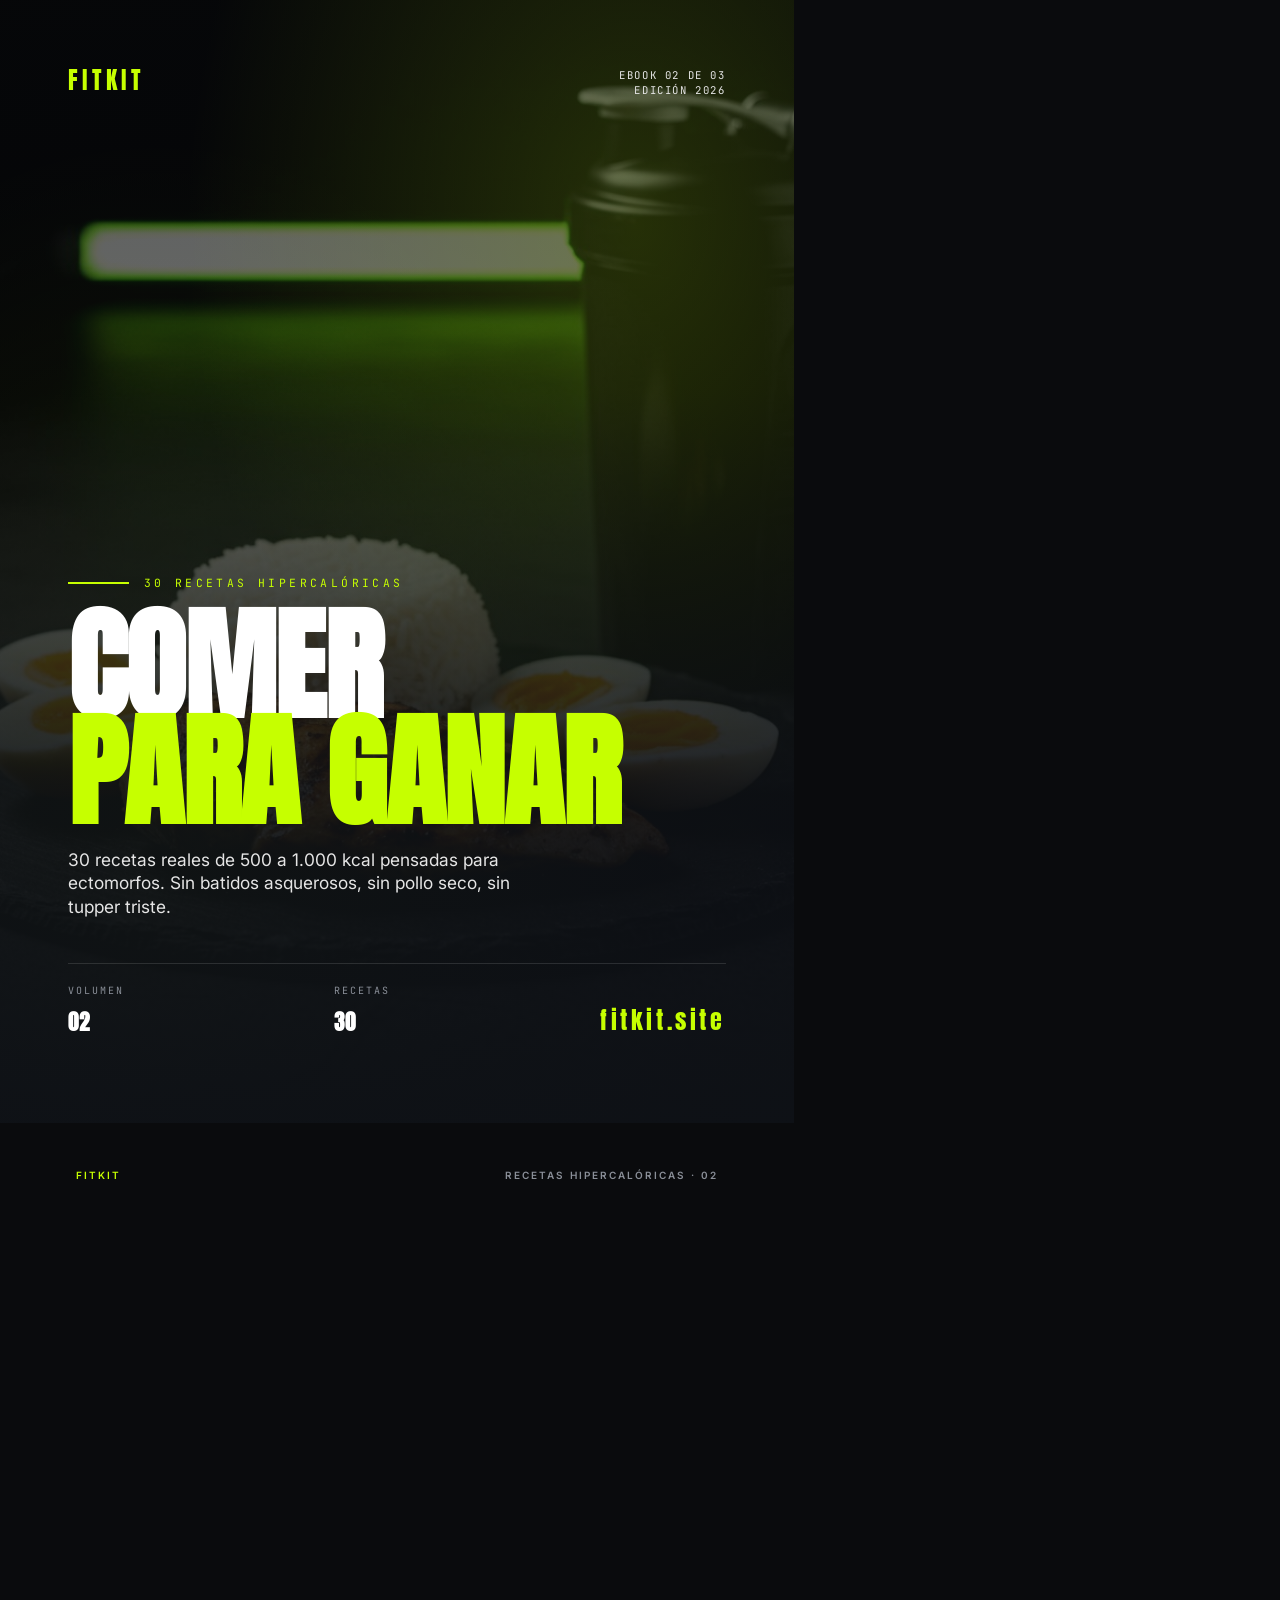
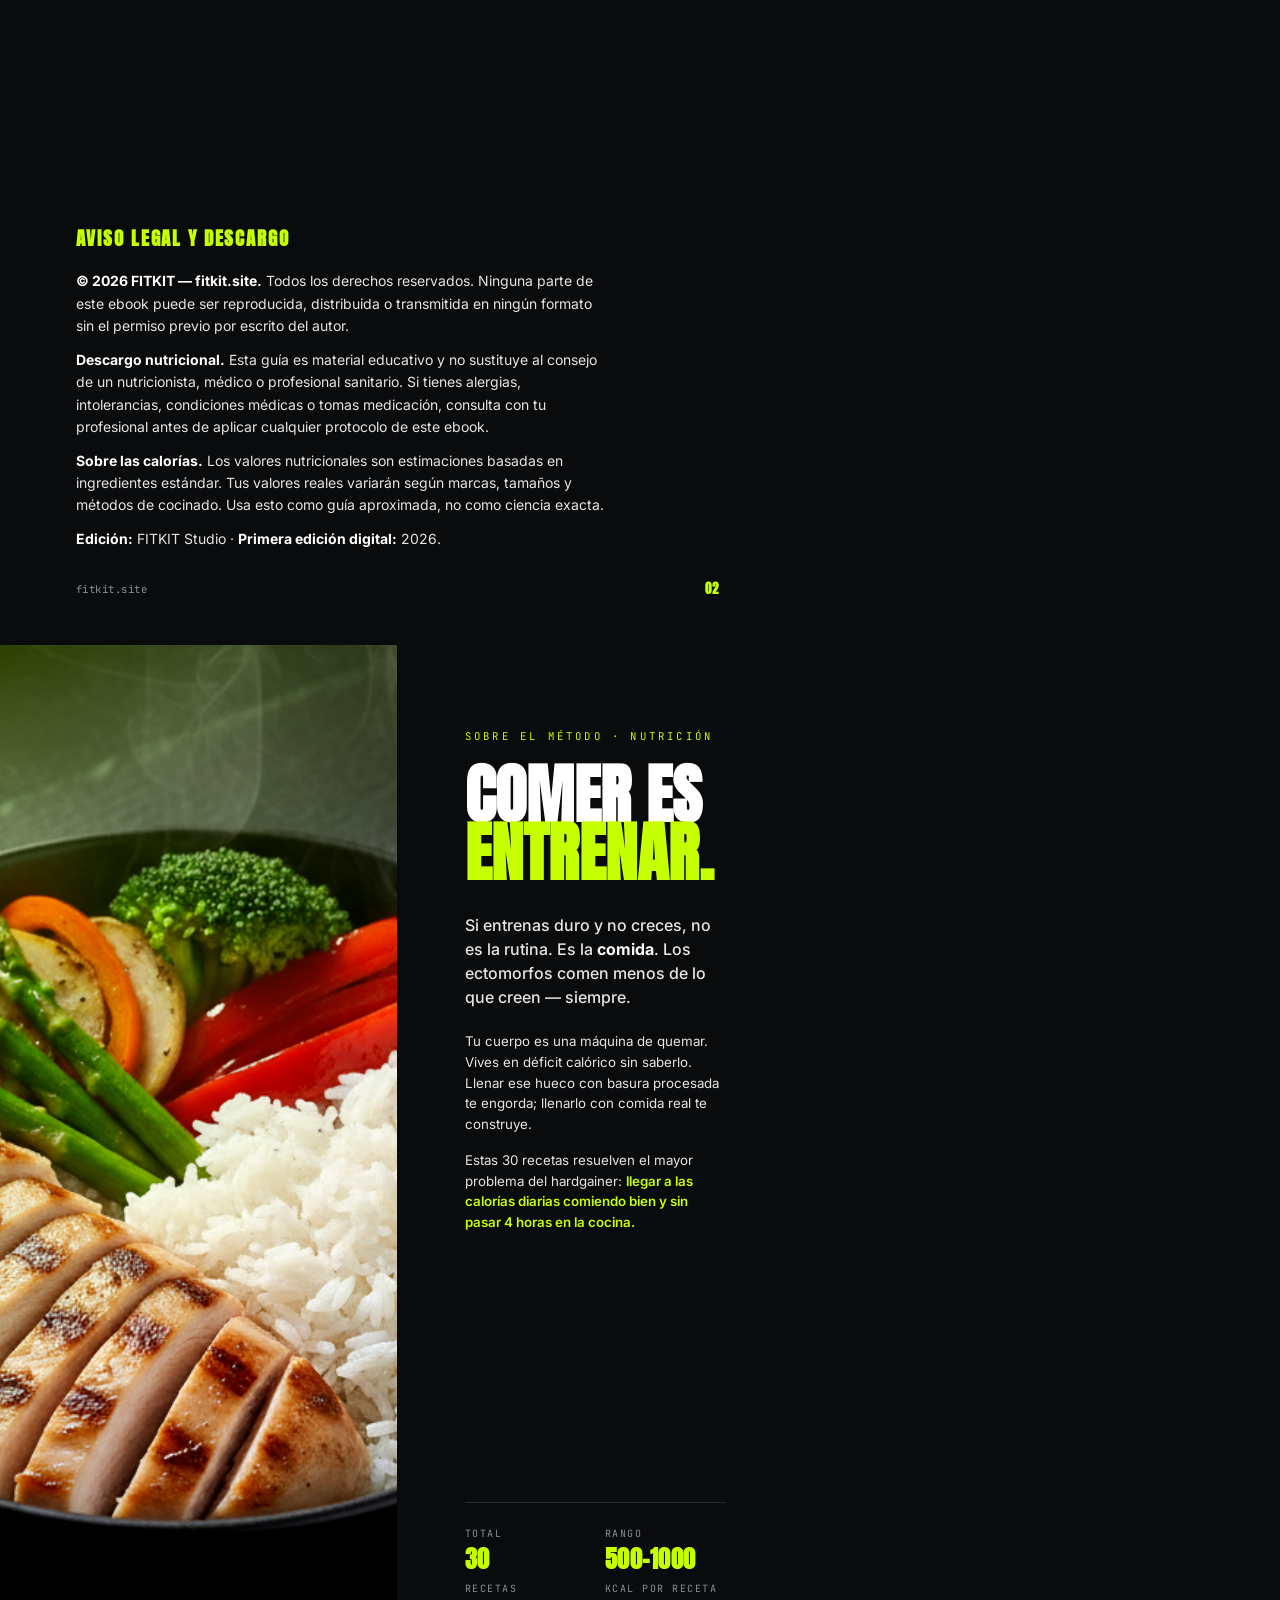
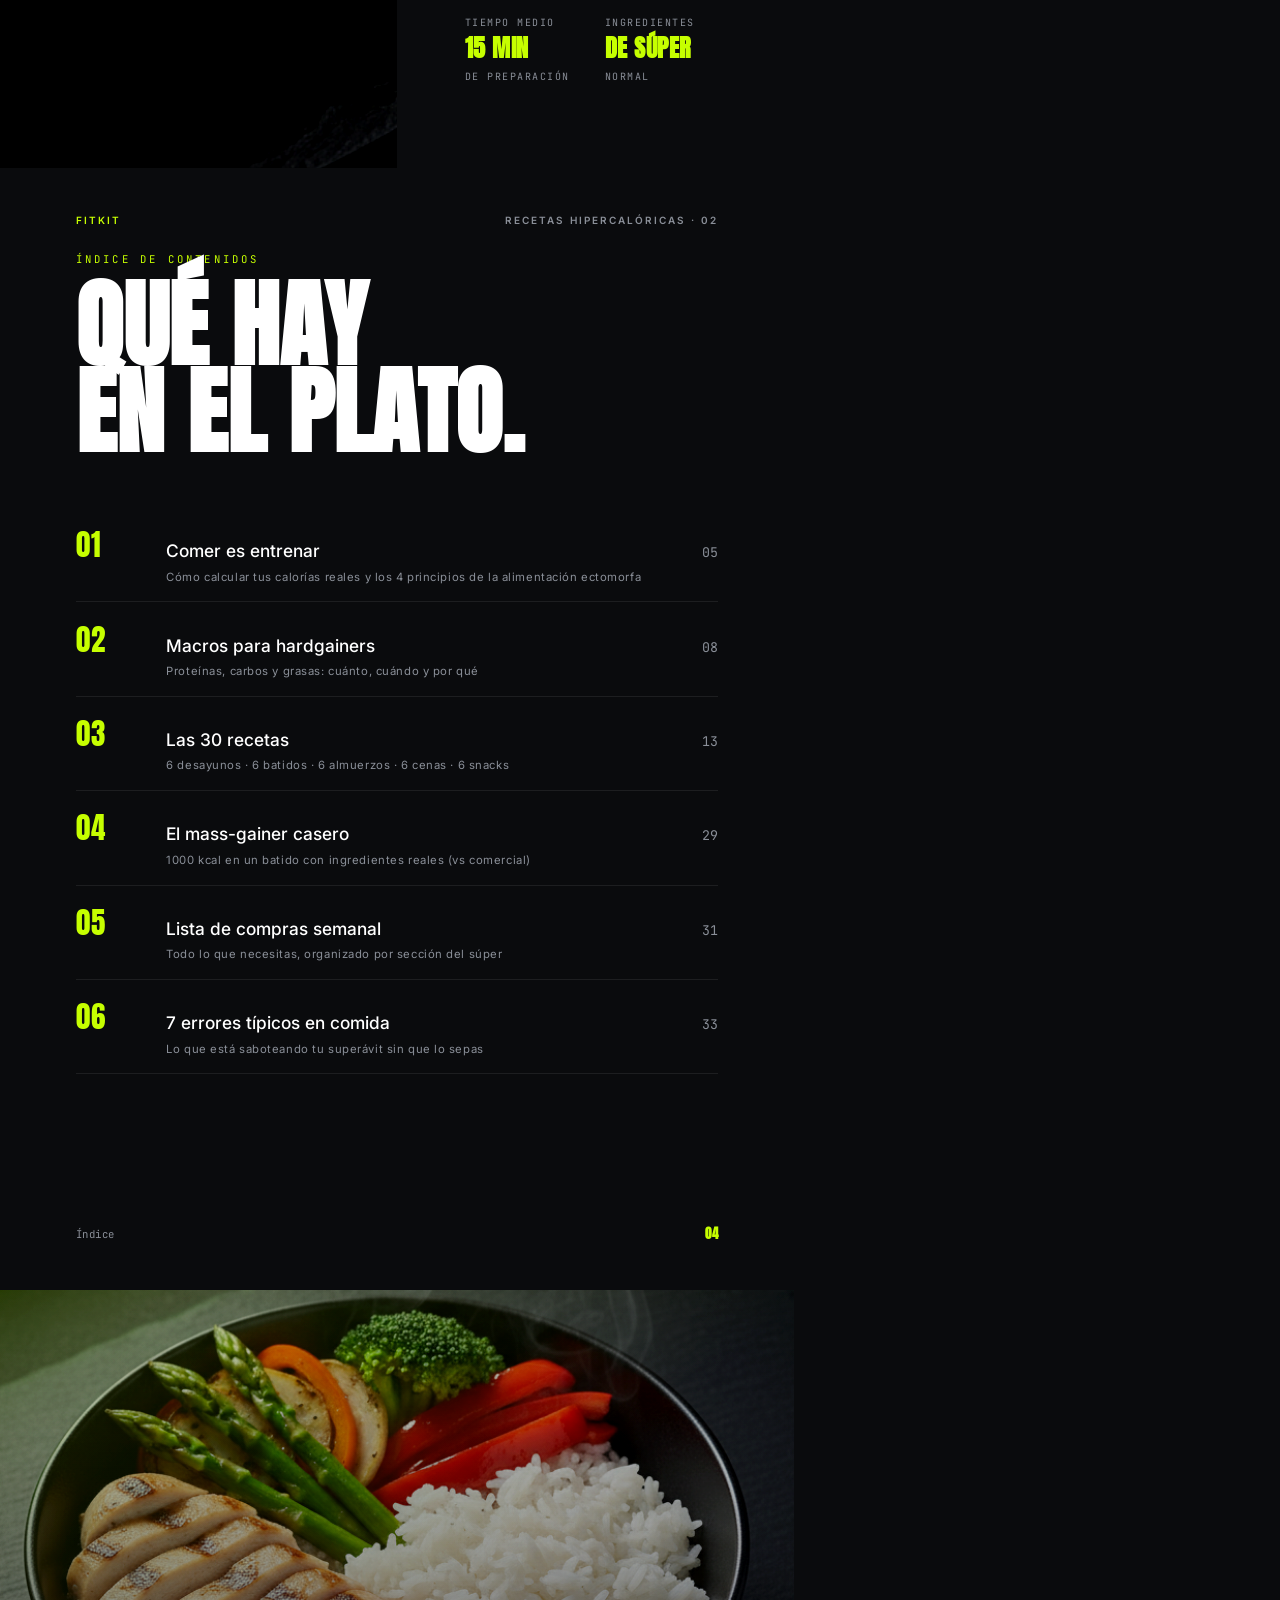
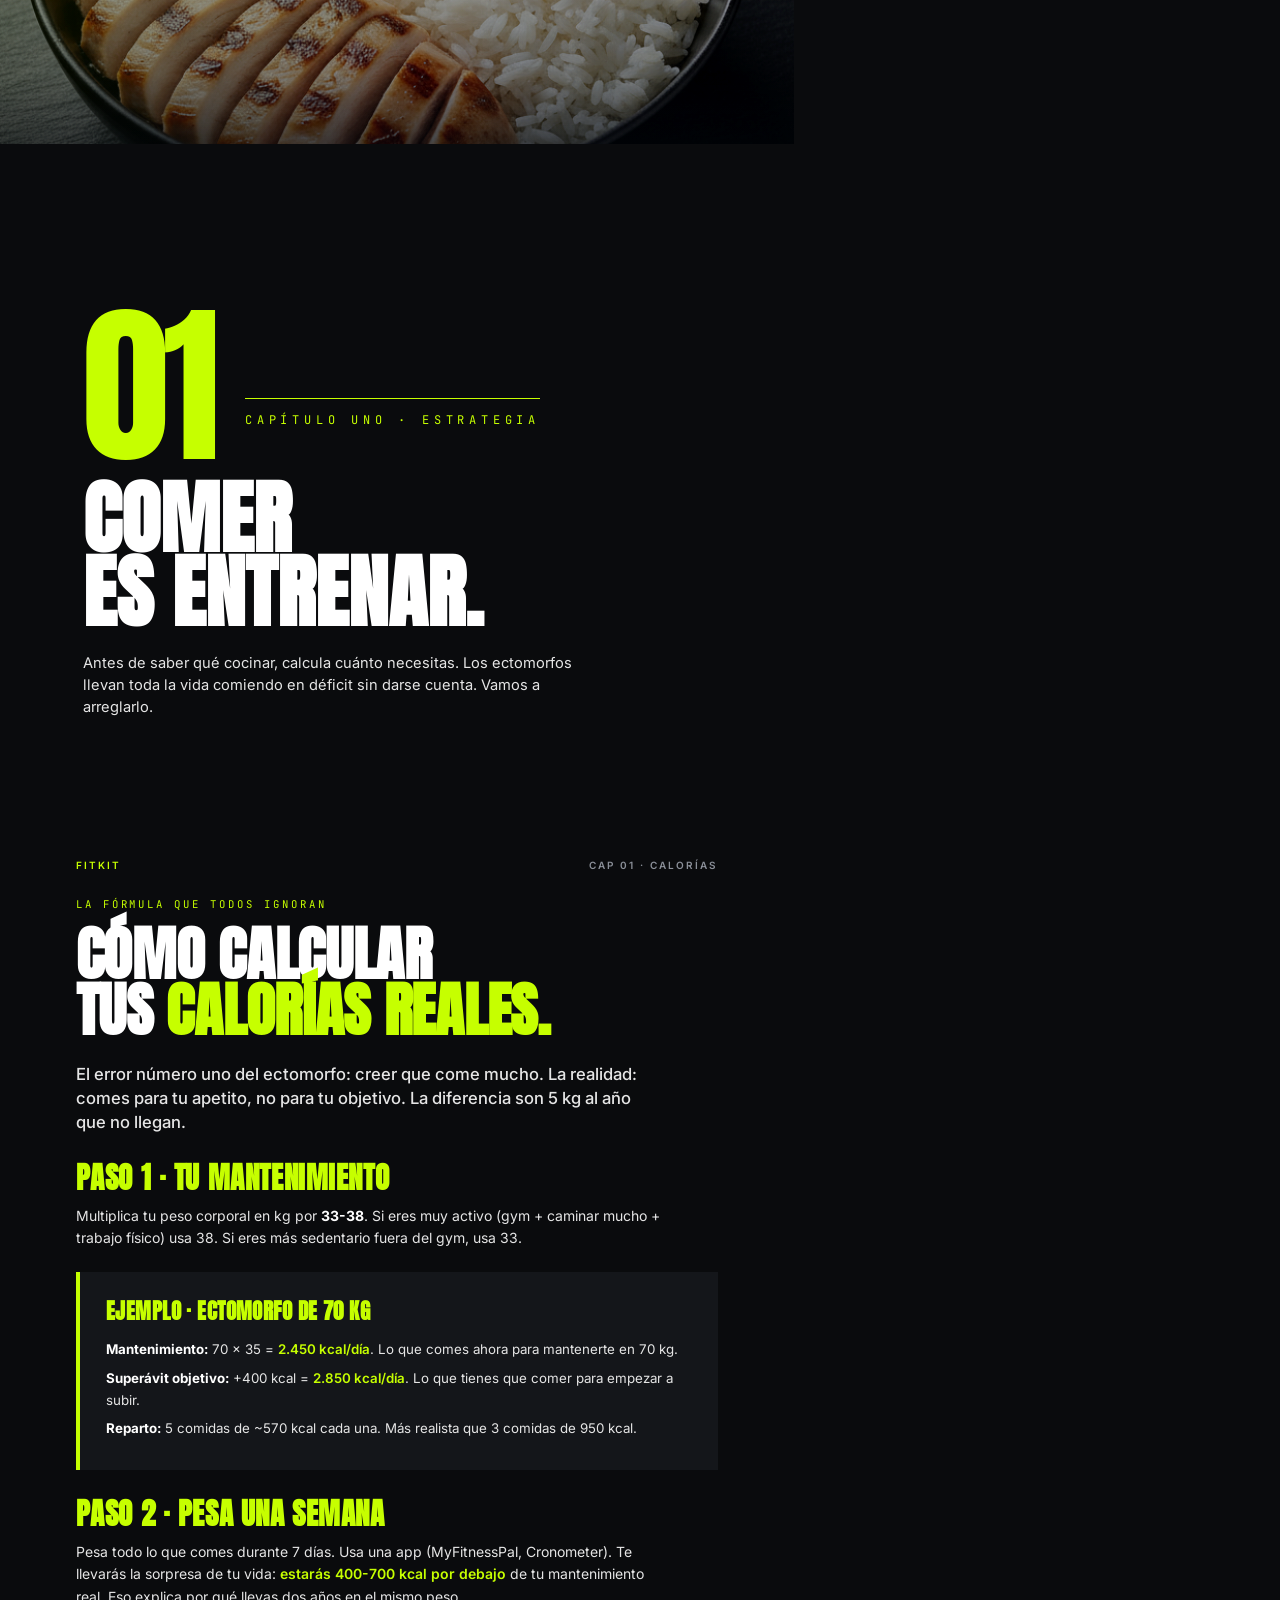
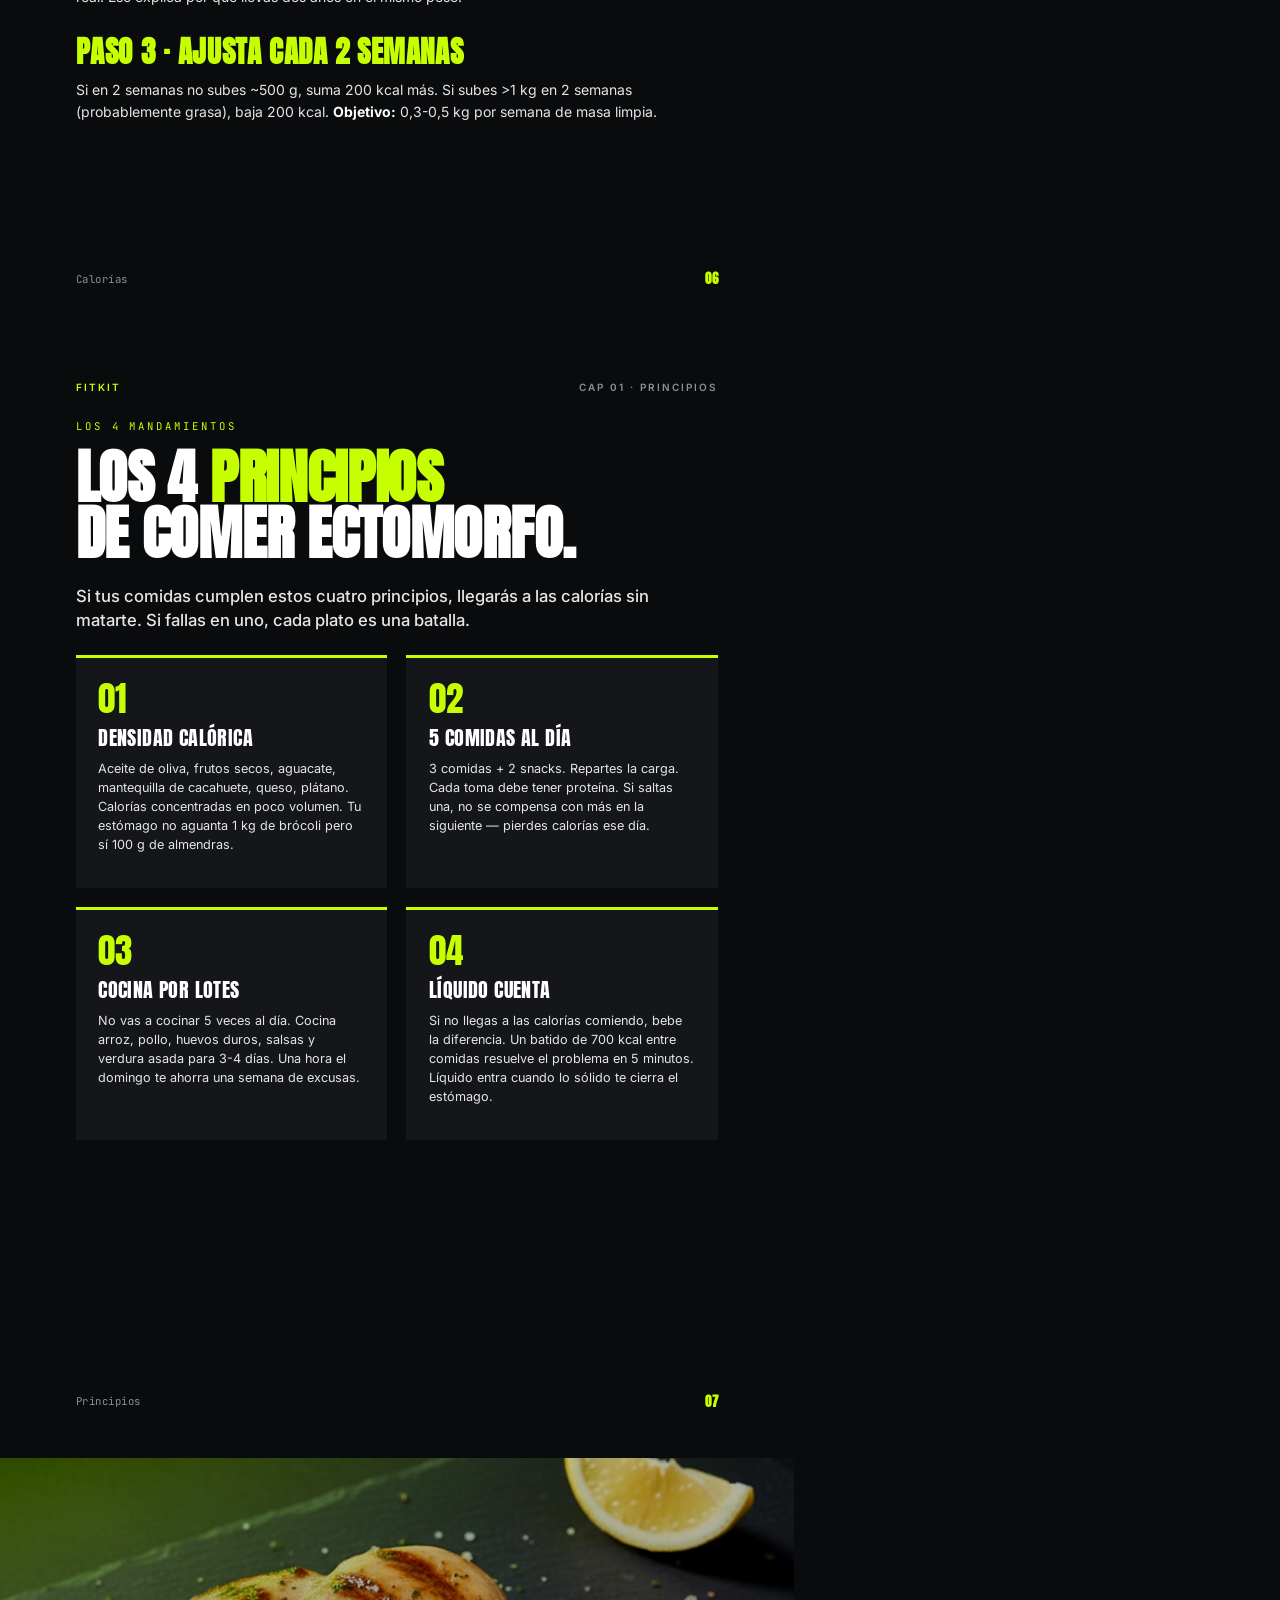
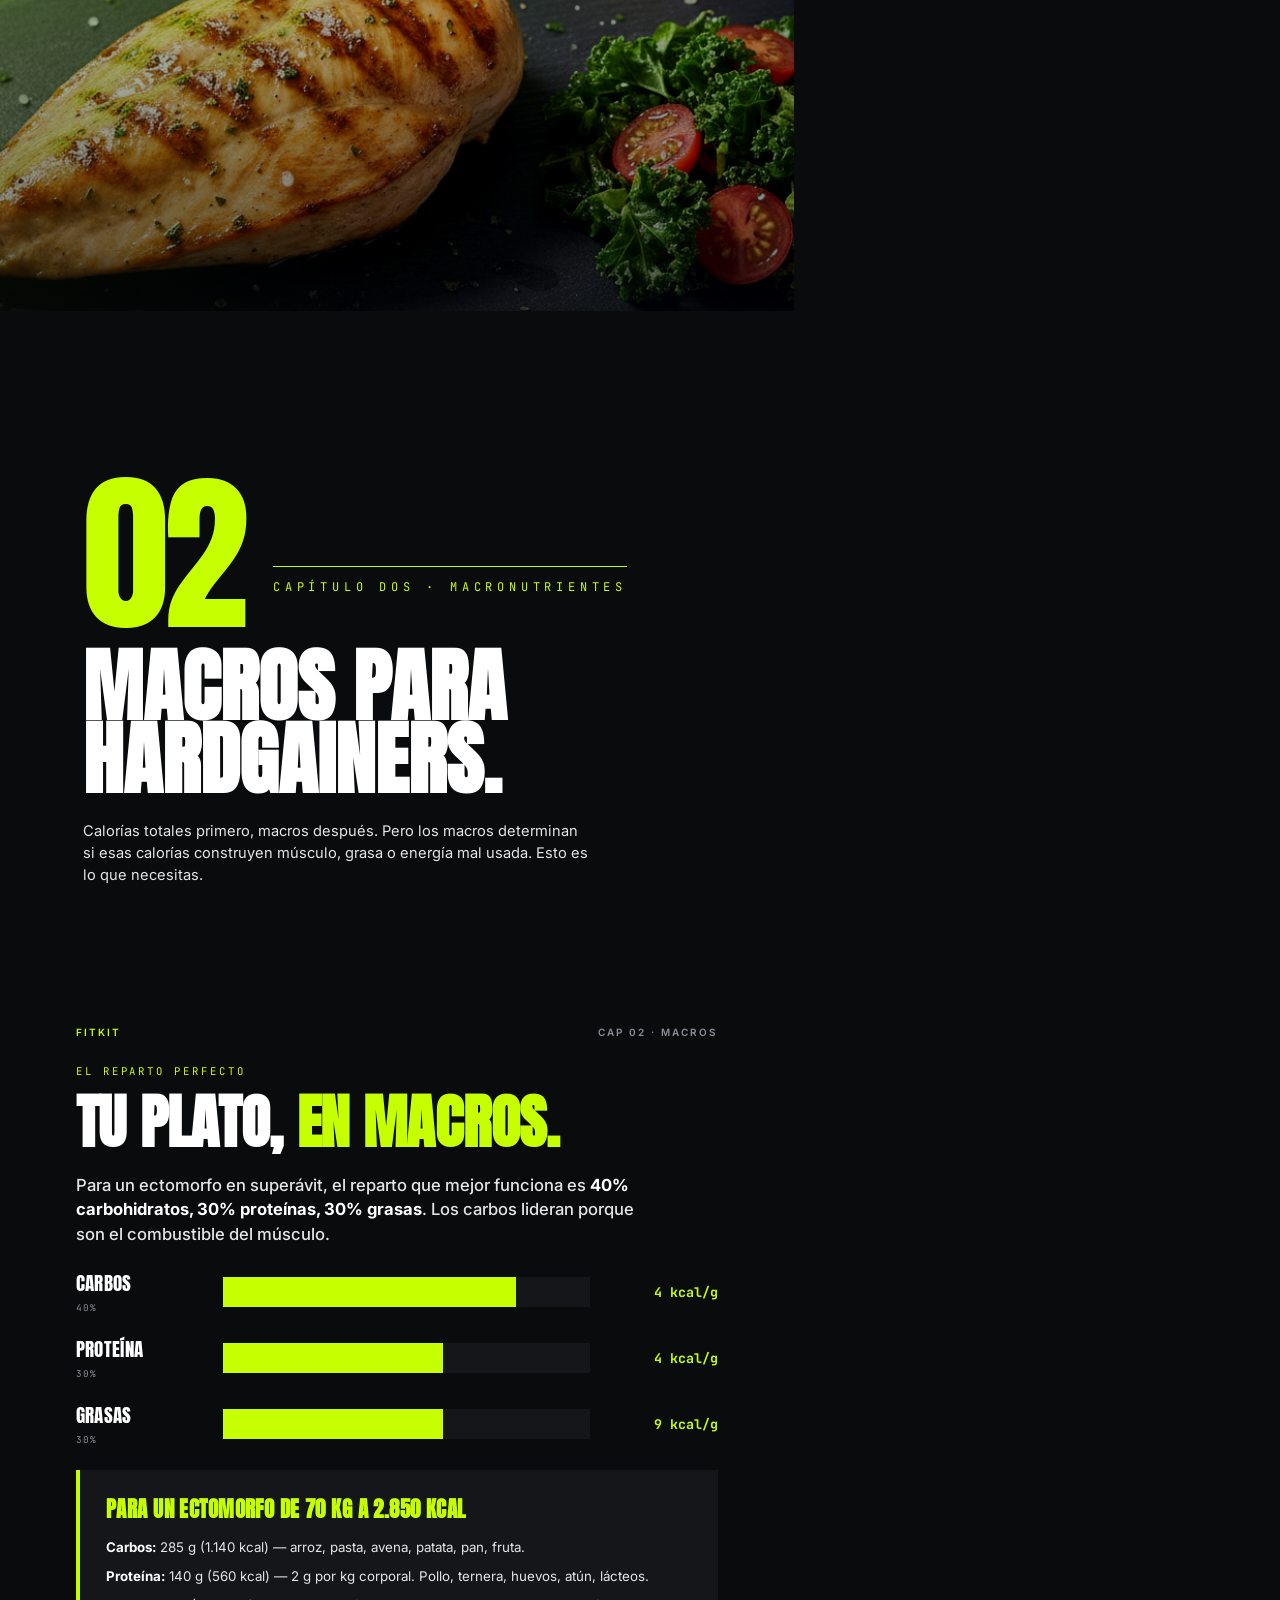
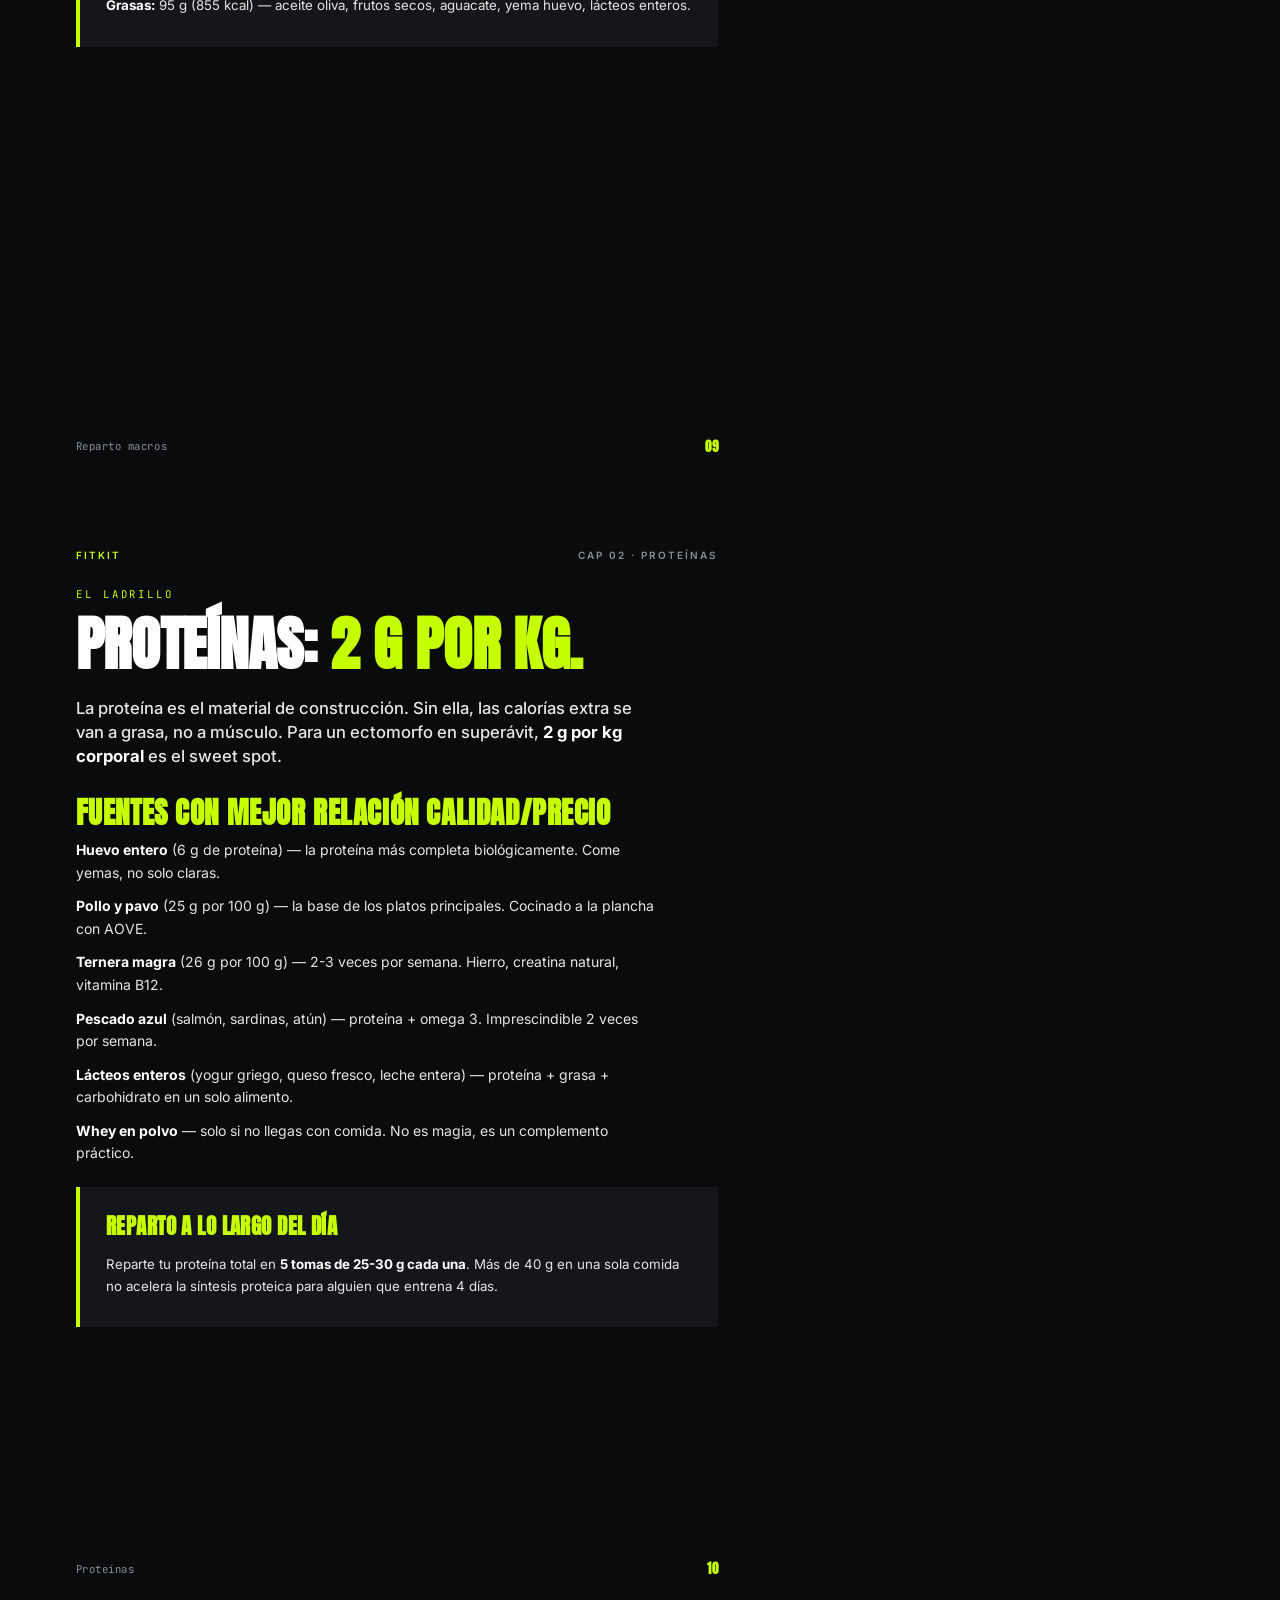
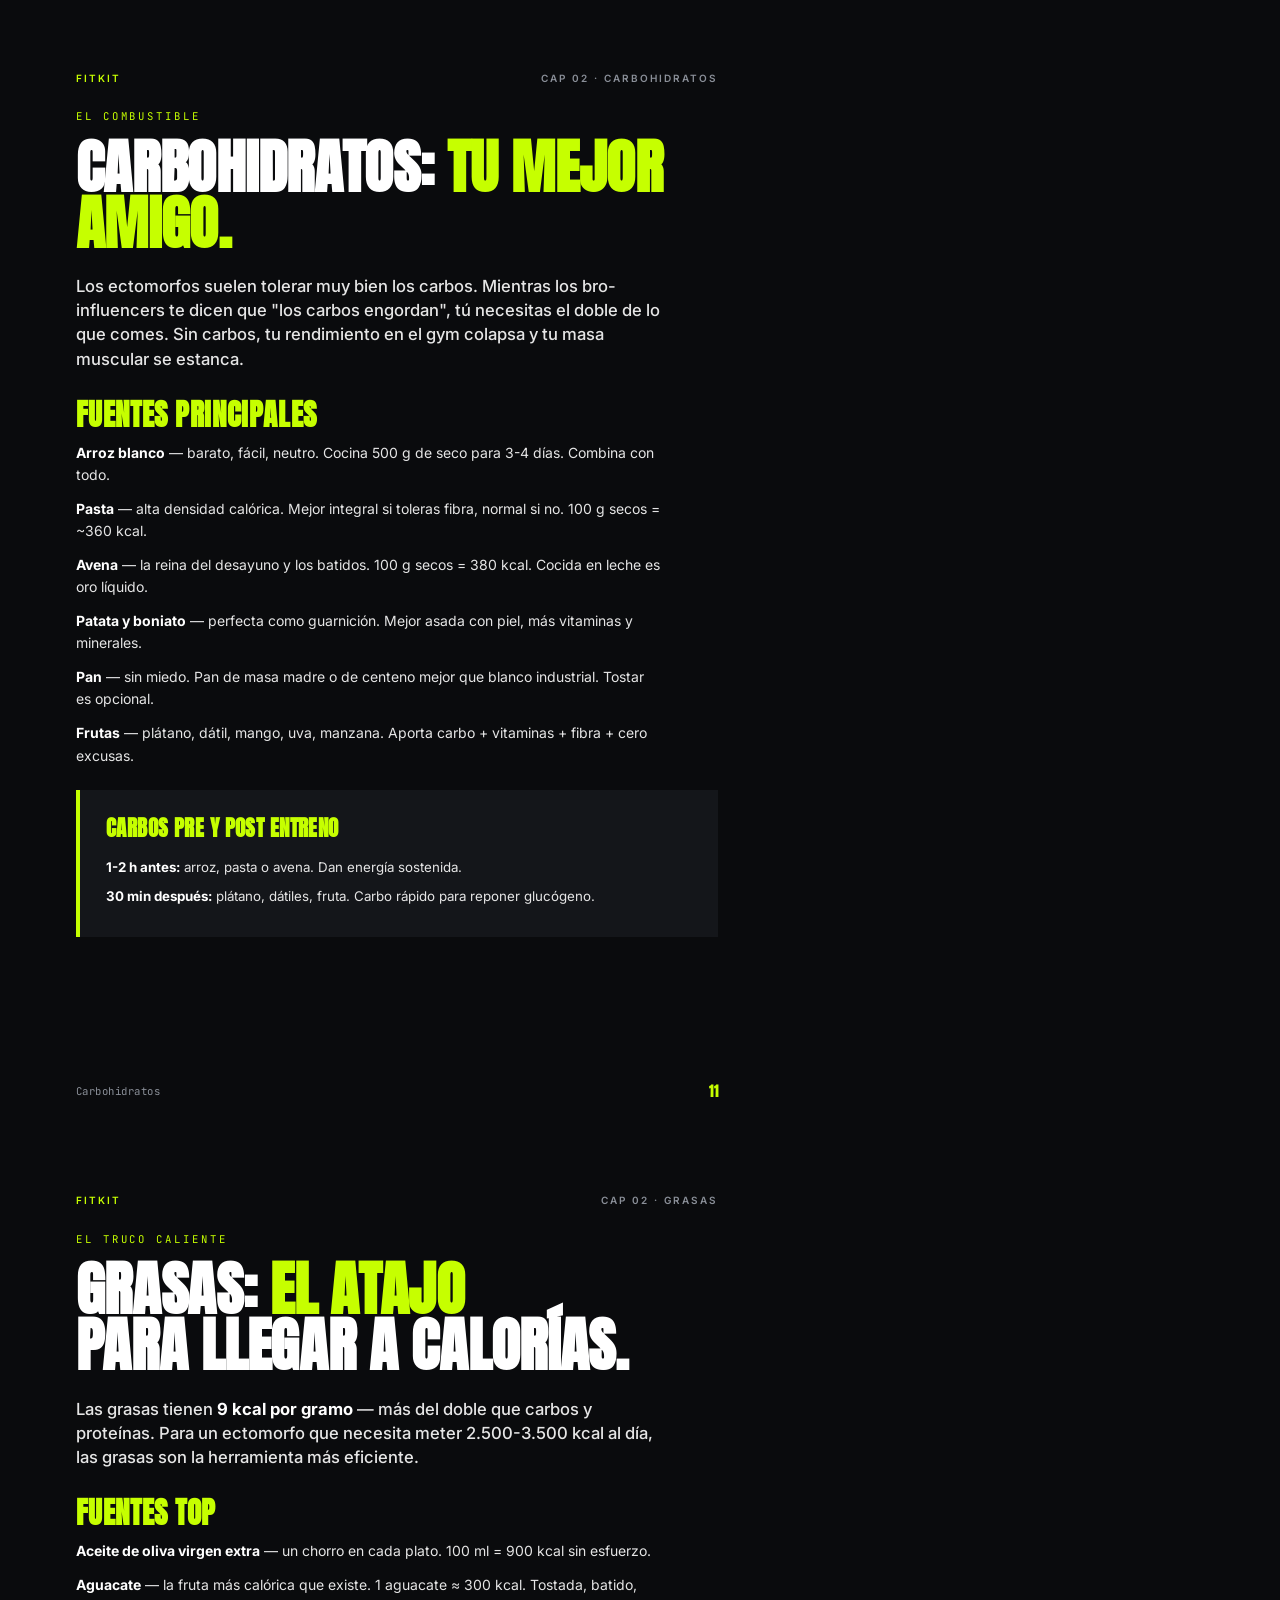
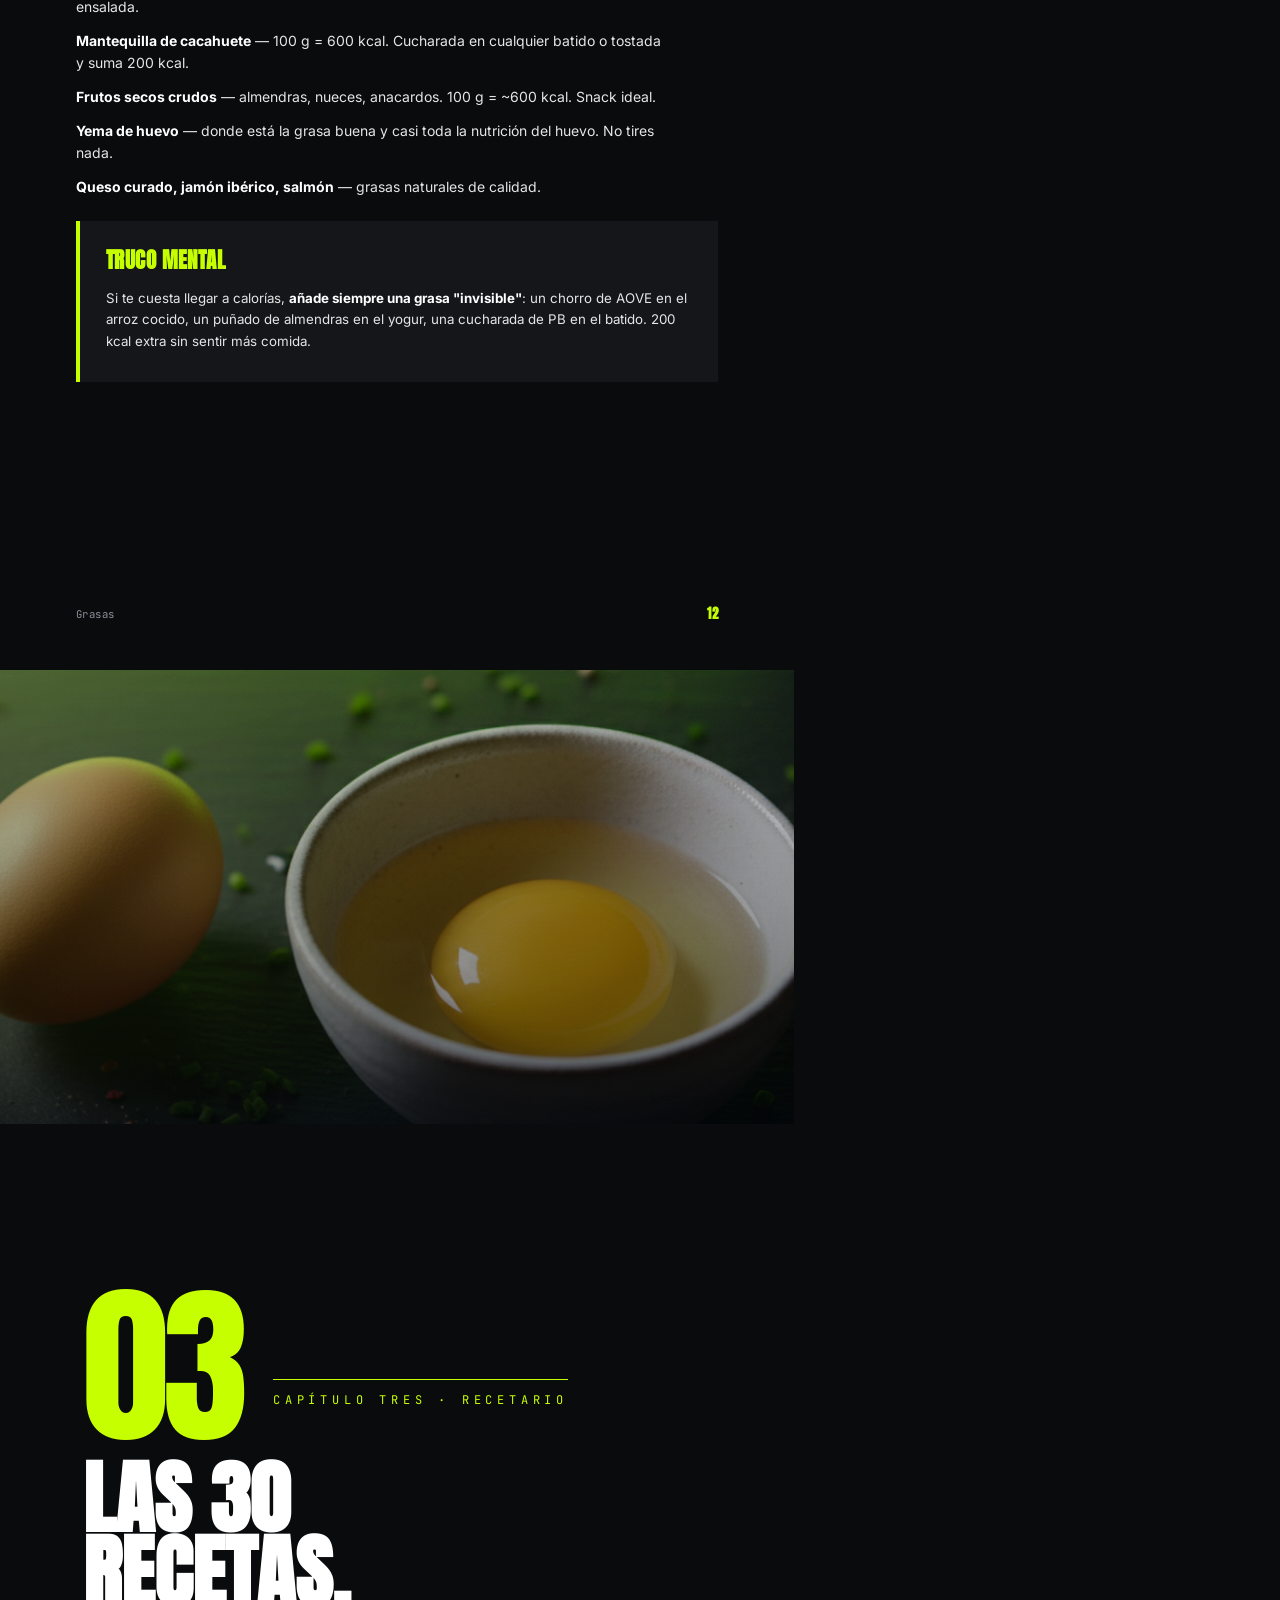
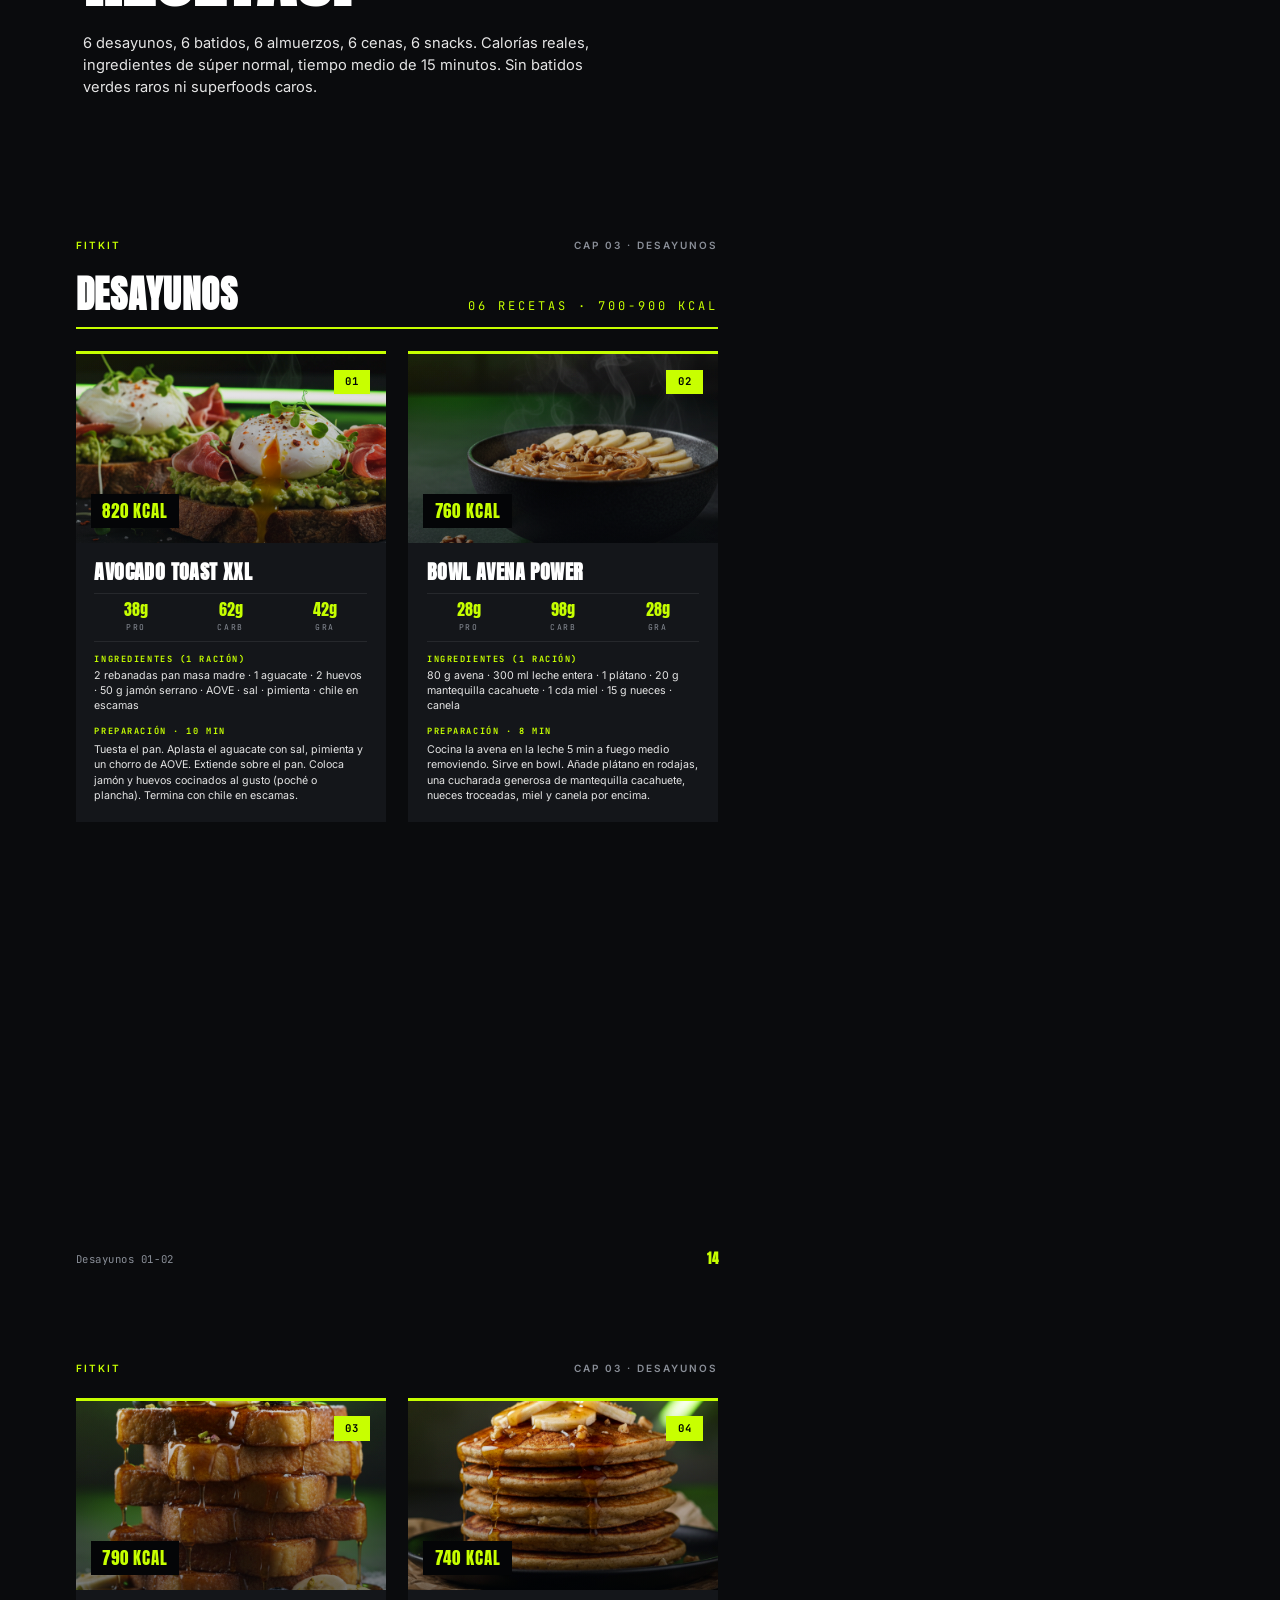
<file: ebook-2-recetas/index.html>
<!DOCTYPE html>
<html lang="es">
<head>
<meta charset="UTF-8">
<title>FITKIT · Recetas Hipercalóricas</title>
<link rel="stylesheet" href="styles.css">
</head>
<body>

<!-- ============ PAGE 1 · COVER ============ -->
<section class="page cover">
  <div class="cover__top">
    <div class="cover__logo">FITKIT</div>
    <div class="cover__tag">EBOOK 02 DE 03<br>EDICIÓN 2026</div>
  </div>
  <div class="cover__hero"></div>
  <div class="cover__bottom">
    <div class="cover__eyebrow">30 recetas hipercalóricas</div>
    <h1 class="cover__title">Comer<br><em>Para Ganar</em></h1>
    <p class="cover__subtitle">30 recetas reales de 500 a 1.000 kcal pensadas para ectomorfos. Sin batidos asquerosos, sin pollo seco, sin tupper triste.</p>
    <div class="cover__meta">
      <div class="cover__meta-block">Volumen<strong>02</strong></div>
      <div class="cover__meta-block">Recetas<strong>30</strong></div>
      <div class="cover__url">fitkit.site</div>
    </div>
  </div>
</section>

<!-- ============ PAGE 2 · COPYRIGHT ============ -->
<section class="page copyright-page">
  <div class="page-header">
    <span class="brand">FITKIT</span>
    <span>RECETAS HIPERCALÓRICAS · 02</span>
  </div>
  <div class="small-print">
    <h3>Aviso legal y descargo</h3>
    <p><strong>© 2026 FITKIT — fitkit.site.</strong> Todos los derechos reservados. Ninguna parte de este ebook puede ser reproducida, distribuida o transmitida en ningún formato sin el permiso previo por escrito del autor.</p>
    <p><strong>Descargo nutricional.</strong> Esta guía es material educativo y no sustituye al consejo de un nutricionista, médico o profesional sanitario. Si tienes alergias, intolerancias, condiciones médicas o tomas medicación, consulta con tu profesional antes de aplicar cualquier protocolo de este ebook.</p>
    <p><strong>Sobre las calorías.</strong> Los valores nutricionales son estimaciones basadas en ingredientes estándar. Tus valores reales variarán según marcas, tamaños y métodos de cocinado. Usa esto como guía aproximada, no como ciencia exacta.</p>
    <p><strong>Edición:</strong> FITKIT Studio · <strong>Primera edición digital:</strong> 2026.</p>
  </div>
  <div class="page-footer">
    <span>fitkit.site</span>
    <span class="pagenum"></span>
  </div>
</section>

<!-- ============ PAGE 3 · SOBRE EL MÉTODO ============ -->
<section class="page about-method">
  <div class="about-method__photo" style="background-image:url('assets/ch1.png')"></div>
  <div class="about-method__body">
    <div>
      <div class="about-method__eyebrow">Sobre el método · Nutrición</div>
      <h2 class="about-method__title">Comer es<br><em>entrenar.</em></h2>
      <p class="about-method__lead">Si entrenas duro y no creces, no es la rutina. Es la <strong>comida</strong>. Los ectomorfos comen menos de lo que creen — siempre.</p>
      <p class="about-method__desc">Tu cuerpo es una máquina de quemar. Vives en déficit calórico sin saberlo. Llenar ese hueco con basura procesada te engorda; llenarlo con comida real te construye.</p>
      <p class="about-method__desc">Estas 30 recetas resuelven el mayor problema del hardgainer: <em>llegar a las calorías diarias comiendo bien y sin pasar 4 horas en la cocina.</em></p>
    </div>
    <div class="about-method__credentials">
      <div class="about-method__cred-item">Total<strong>30</strong>recetas</div>
      <div class="about-method__cred-item">Rango<strong>500-1000</strong>kcal por receta</div>
      <div class="about-method__cred-item">Tiempo medio<strong>15 min</strong>de preparación</div>
      <div class="about-method__cred-item">Ingredientes<strong>de súper</strong>normal</div>
    </div>
  </div>
</section>

<!-- ============ PAGE 4 · TOC ============ -->
<section class="page">
  <div class="page-header">
    <span class="brand">FITKIT</span>
    <span>RECETAS HIPERCALÓRICAS · 02</span>
  </div>
  <div class="toc-eyebrow">Índice de contenidos</div>
  <h2 class="toc-title">Qué hay<br>en el plato.</h2>
  <ol class="toc-list">
    <li class="toc-item">
      <span class="toc-item__num">01</span>
      <span class="toc-item__name">Comer es entrenar<small>Cómo calcular tus calorías reales y los 4 principios de la alimentación ectomorfa</small></span>
      <span class="toc-item__page">05</span>
    </li>
    <li class="toc-item">
      <span class="toc-item__num">02</span>
      <span class="toc-item__name">Macros para hardgainers<small>Proteínas, carbos y grasas: cuánto, cuándo y por qué</small></span>
      <span class="toc-item__page">08</span>
    </li>
    <li class="toc-item">
      <span class="toc-item__num">03</span>
      <span class="toc-item__name">Las 30 recetas<small>6 desayunos · 6 batidos · 6 almuerzos · 6 cenas · 6 snacks</small></span>
      <span class="toc-item__page">13</span>
    </li>
    <li class="toc-item">
      <span class="toc-item__num">04</span>
      <span class="toc-item__name">El mass-gainer casero<small>1000 kcal en un batido con ingredientes reales (vs comercial)</small></span>
      <span class="toc-item__page">29</span>
    </li>
    <li class="toc-item">
      <span class="toc-item__num">05</span>
      <span class="toc-item__name">Lista de compras semanal<small>Todo lo que necesitas, organizado por sección del súper</small></span>
      <span class="toc-item__page">31</span>
    </li>
    <li class="toc-item">
      <span class="toc-item__num">06</span>
      <span class="toc-item__name">7 errores típicos en comida<small>Lo que está saboteando tu superávit sin que lo sepas</small></span>
      <span class="toc-item__page">33</span>
    </li>
  </ol>
  <div class="page-footer">
    <span>Índice</span>
    <span class="pagenum"></span>
  </div>
</section>

<!-- ============ PAGE 5 · CAP 1 DIVIDER ============ -->
<section class="page chapter-divider">
  <div class="chapter-divider__img" style="background-image:url('assets/ch1.png')"></div>
  <div class="chapter-divider__content">
    <div class="chapter-divider__top">
      <div class="ch-num">01</div>
      <div class="ch-label">Capítulo uno · Estrategia</div>
    </div>
    <h2 class="ch-title">Comer<br>es entrenar.</h2>
    <p class="ch-desc">Antes de saber qué cocinar, calcula cuánto necesitas. Los ectomorfos llevan toda la vida comiendo en déficit sin darse cuenta. Vamos a arreglarlo.</p>
  </div>
</section>

<!-- ============ PAGE 6 · CÓMO CALCULAR CALORÍAS ============ -->
<section class="page">
  <div class="page-header">
    <span class="brand">FITKIT</span>
    <span>CAP 01 · CALORÍAS</span>
  </div>
  <div class="eyebrow">La fórmula que todos ignoran</div>
  <h2 class="section-title">Cómo calcular<br>tus <em>calorías reales.</em></h2>
  <p class="lead">El error número uno del ectomorfo: creer que come mucho. La realidad: comes para tu apetito, no para tu objetivo. La diferencia son 5 kg al año que no llegan.</p>

  <h3 class="sub-title">Paso 1 · Tu mantenimiento</h3>
  <p>Multiplica tu peso corporal en kg por <strong>33-38</strong>. Si eres muy activo (gym + caminar mucho + trabajo físico) usa 38. Si eres más sedentario fuera del gym, usa 33.</p>

  <div class="callout">
    <h4>Ejemplo · Ectomorfo de 70 kg</h4>
    <p><strong>Mantenimiento:</strong> 70 × 35 = <em>2.450 kcal/día</em>. Lo que comes ahora para mantenerte en 70 kg.</p>
    <p><strong>Superávit objetivo:</strong> +400 kcal = <em>2.850 kcal/día</em>. Lo que tienes que comer para empezar a subir.</p>
    <p><strong>Reparto:</strong> 5 comidas de ~570 kcal cada una. Más realista que 3 comidas de 950 kcal.</p>
  </div>

  <h3 class="sub-title">Paso 2 · Pesa una semana</h3>
  <p>Pesa todo lo que comes durante 7 días. Usa una app (MyFitnessPal, Cronometer). Te llevarás la sorpresa de tu vida: <em>estarás 400-700 kcal por debajo</em> de tu mantenimiento real. Eso explica por qué llevas dos años en el mismo peso.</p>

  <h3 class="sub-title">Paso 3 · Ajusta cada 2 semanas</h3>
  <p>Si en 2 semanas no subes ~500 g, suma 200 kcal más. Si subes >1 kg en 2 semanas (probablemente grasa), baja 200 kcal. <strong>Objetivo:</strong> 0,3-0,5 kg por semana de masa limpia.</p>

  <div class="page-footer">
    <span>Calorías</span>
    <span class="pagenum"></span>
  </div>
</section>

<!-- ============ PAGE 7 · 4 PRINCIPIOS ALIMENTACIÓN ============ -->
<section class="page">
  <div class="page-header">
    <span class="brand">FITKIT</span>
    <span>CAP 01 · PRINCIPIOS</span>
  </div>
  <div class="eyebrow">Los 4 mandamientos</div>
  <h2 class="section-title">Los 4 <em>principios</em><br>de comer ectomorfo.</h2>
  <p class="lead">Si tus comidas cumplen estos cuatro principios, llegarás a las calorías sin matarte. Si fallas en uno, cada plato es una batalla.</p>

  <div class="reasons">
    <div class="reason">
      <div class="reason__num">01</div>
      <div class="reason__title">Densidad calórica</div>
      <p class="reason__desc">Aceite de oliva, frutos secos, aguacate, mantequilla de cacahuete, queso, plátano. Calorías concentradas en poco volumen. Tu estómago no aguanta 1 kg de brócoli pero sí 100 g de almendras.</p>
    </div>
    <div class="reason">
      <div class="reason__num">02</div>
      <div class="reason__title">5 comidas al día</div>
      <p class="reason__desc">3 comidas + 2 snacks. Repartes la carga. Cada toma debe tener proteína. Si saltas una, no se compensa con más en la siguiente — pierdes calorías ese día.</p>
    </div>
    <div class="reason">
      <div class="reason__num">03</div>
      <div class="reason__title">Cocina por lotes</div>
      <p class="reason__desc">No vas a cocinar 5 veces al día. Cocina arroz, pollo, huevos duros, salsas y verdura asada para 3-4 días. Una hora el domingo te ahorra una semana de excusas.</p>
    </div>
    <div class="reason">
      <div class="reason__num">04</div>
      <div class="reason__title">Líquido cuenta</div>
      <p class="reason__desc">Si no llegas a las calorías comiendo, bebe la diferencia. Un batido de 700 kcal entre comidas resuelve el problema en 5 minutos. Líquido entra cuando lo sólido te cierra el estómago.</p>
    </div>
  </div>
  <div class="page-footer">
    <span>Principios</span>
    <span class="pagenum"></span>
  </div>
</section>

<!-- ============ PAGE 8 · CAP 2 DIVIDER ============ -->
<section class="page chapter-divider">
  <div class="chapter-divider__img" style="background-image:url('assets/ch2.png')"></div>
  <div class="chapter-divider__content">
    <div class="chapter-divider__top">
      <div class="ch-num">02</div>
      <div class="ch-label">Capítulo dos · Macronutrientes</div>
    </div>
    <h2 class="ch-title">Macros para<br>hardgainers.</h2>
    <p class="ch-desc">Calorías totales primero, macros después. Pero los macros determinan si esas calorías construyen músculo, grasa o energía mal usada. Esto es lo que necesitas.</p>
  </div>
</section>

<!-- ============ PAGE 9 · MACROS GENERAL ============ -->
<section class="page">
  <div class="page-header">
    <span class="brand">FITKIT</span>
    <span>CAP 02 · MACROS</span>
  </div>
  <div class="eyebrow">El reparto perfecto</div>
  <h2 class="section-title">Tu plato, <em>en macros.</em></h2>
  <p class="lead">Para un ectomorfo en superávit, el reparto que mejor funciona es <strong>40% carbohidratos, 30% proteínas, 30% grasas</strong>. Los carbos lideran porque son el combustible del músculo.</p>

  <div class="macro-bar">
    <div class="macro-bar__label">Carbos<small>40%</small></div>
    <div class="macro-bar__track"><div class="macro-bar__fill" style="width:80%"></div></div>
    <div class="macro-bar__value">4 kcal/g</div>
  </div>

  <div class="macro-bar">
    <div class="macro-bar__label">Proteína<small>30%</small></div>
    <div class="macro-bar__track"><div class="macro-bar__fill" style="width:60%"></div></div>
    <div class="macro-bar__value">4 kcal/g</div>
  </div>

  <div class="macro-bar">
    <div class="macro-bar__label">Grasas<small>30%</small></div>
    <div class="macro-bar__track"><div class="macro-bar__fill" style="width:60%"></div></div>
    <div class="macro-bar__value">9 kcal/g</div>
  </div>

  <div class="callout">
    <h4>Para un ectomorfo de 70 kg a 2.850 kcal</h4>
    <p><strong>Carbos:</strong> 285 g (1.140 kcal) — arroz, pasta, avena, patata, pan, fruta.</p>
    <p><strong>Proteína:</strong> 140 g (560 kcal) — 2 g por kg corporal. Pollo, ternera, huevos, atún, lácteos.</p>
    <p><strong>Grasas:</strong> 95 g (855 kcal) — aceite oliva, frutos secos, aguacate, yema huevo, lácteos enteros.</p>
  </div>

  <div class="page-footer">
    <span>Reparto macros</span>
    <span class="pagenum"></span>
  </div>
</section>

<!-- ============ PAGE 10 · PROTEÍNAS ============ -->
<section class="page">
  <div class="page-header">
    <span class="brand">FITKIT</span>
    <span>CAP 02 · PROTEÍNAS</span>
  </div>
  <div class="eyebrow">El ladrillo</div>
  <h2 class="section-title">Proteínas: <em>2 g por kg.</em></h2>
  <p class="lead">La proteína es el material de construcción. Sin ella, las calorías extra se van a grasa, no a músculo. Para un ectomorfo en superávit, <strong>2 g por kg corporal</strong> es el sweet spot.</p>

  <h3 class="sub-title">Fuentes con mejor relación calidad/precio</h3>
  <p><strong>Huevo entero</strong> (6 g de proteína) — la proteína más completa biológicamente. Come yemas, no solo claras.</p>
  <p><strong>Pollo y pavo</strong> (25 g por 100 g) — la base de los platos principales. Cocinado a la plancha con AOVE.</p>
  <p><strong>Ternera magra</strong> (26 g por 100 g) — 2-3 veces por semana. Hierro, creatina natural, vitamina B12.</p>
  <p><strong>Pescado azul</strong> (salmón, sardinas, atún) — proteína + omega 3. Imprescindible 2 veces por semana.</p>
  <p><strong>Lácteos enteros</strong> (yogur griego, queso fresco, leche entera) — proteína + grasa + carbohidrato en un solo alimento.</p>
  <p><strong>Whey en polvo</strong> — solo si no llegas con comida. No es magia, es un complemento práctico.</p>

  <div class="callout">
    <h4>Reparto a lo largo del día</h4>
    <p>Reparte tu proteína total en <strong>5 tomas de 25-30 g cada una</strong>. Más de 40 g en una sola comida no acelera la síntesis proteica para alguien que entrena 4 días.</p>
  </div>

  <div class="page-footer">
    <span>Proteínas</span>
    <span class="pagenum"></span>
  </div>
</section>

<!-- ============ PAGE 11 · CARBOS ============ -->
<section class="page">
  <div class="page-header">
    <span class="brand">FITKIT</span>
    <span>CAP 02 · CARBOHIDRATOS</span>
  </div>
  <div class="eyebrow">El combustible</div>
  <h2 class="section-title">Carbohidratos: <em>tu mejor amigo.</em></h2>
  <p class="lead">Los ectomorfos suelen tolerar muy bien los carbos. Mientras los bro-influencers te dicen que "los carbos engordan", tú necesitas el doble de lo que comes. Sin carbos, tu rendimiento en el gym colapsa y tu masa muscular se estanca.</p>

  <h3 class="sub-title">Fuentes principales</h3>
  <p><strong>Arroz blanco</strong> — barato, fácil, neutro. Cocina 500 g de seco para 3-4 días. Combina con todo.</p>
  <p><strong>Pasta</strong> — alta densidad calórica. Mejor integral si toleras fibra, normal si no. 100 g secos = ~360 kcal.</p>
  <p><strong>Avena</strong> — la reina del desayuno y los batidos. 100 g secos = 380 kcal. Cocida en leche es oro líquido.</p>
  <p><strong>Patata y boniato</strong> — perfecta como guarnición. Mejor asada con piel, más vitaminas y minerales.</p>
  <p><strong>Pan</strong> — sin miedo. Pan de masa madre o de centeno mejor que blanco industrial. Tostar es opcional.</p>
  <p><strong>Frutas</strong> — plátano, dátil, mango, uva, manzana. Aporta carbo + vitaminas + fibra + cero excusas.</p>

  <div class="callout">
    <h4>Carbos pre y post entreno</h4>
    <p><strong>1-2 h antes:</strong> arroz, pasta o avena. Dan energía sostenida.</p>
    <p><strong>30 min después:</strong> plátano, dátiles, fruta. Carbo rápido para reponer glucógeno.</p>
  </div>

  <div class="page-footer">
    <span>Carbohidratos</span>
    <span class="pagenum"></span>
  </div>
</section>

<!-- ============ PAGE 12 · GRASAS ============ -->
<section class="page">
  <div class="page-header">
    <span class="brand">FITKIT</span>
    <span>CAP 02 · GRASAS</span>
  </div>
  <div class="eyebrow">El truco caliente</div>
  <h2 class="section-title">Grasas: <em>el atajo</em><br>para llegar a calorías.</h2>
  <p class="lead">Las grasas tienen <strong>9 kcal por gramo</strong> — más del doble que carbos y proteínas. Para un ectomorfo que necesita meter 2.500-3.500 kcal al día, las grasas son la herramienta más eficiente.</p>

  <h3 class="sub-title">Fuentes top</h3>
  <p><strong>Aceite de oliva virgen extra</strong> — un chorro en cada plato. 100 ml = 900 kcal sin esfuerzo.</p>
  <p><strong>Aguacate</strong> — la fruta más calórica que existe. 1 aguacate ≈ 300 kcal. Tostada, batido, ensalada.</p>
  <p><strong>Mantequilla de cacahuete</strong> — 100 g = 600 kcal. Cucharada en cualquier batido o tostada y suma 200 kcal.</p>
  <p><strong>Frutos secos crudos</strong> — almendras, nueces, anacardos. 100 g = ~600 kcal. Snack ideal.</p>
  <p><strong>Yema de huevo</strong> — donde está la grasa buena y casi toda la nutrición del huevo. No tires nada.</p>
  <p><strong>Queso curado, jamón ibérico, salmón</strong> — grasas naturales de calidad.</p>

  <div class="callout">
    <h4>Truco mental</h4>
    <p>Si te cuesta llegar a calorías, <strong>añade siempre una grasa "invisible"</strong>: un chorro de AOVE en el arroz cocido, un puñado de almendras en el yogur, una cucharada de PB en el batido. 200 kcal extra sin sentir más comida.</p>
  </div>

  <div class="page-footer">
    <span>Grasas</span>
    <span class="pagenum"></span>
  </div>
</section>

<!-- ============ PAGE 13 · CAP 3 DIVIDER ============ -->
<section class="page chapter-divider">
  <div class="chapter-divider__img" style="background-image:url('assets/ch3.png')"></div>
  <div class="chapter-divider__content">
    <div class="chapter-divider__top">
      <div class="ch-num">03</div>
      <div class="ch-label">Capítulo tres · Recetario</div>
    </div>
    <h2 class="ch-title">Las 30<br>recetas.</h2>
    <p class="ch-desc">6 desayunos, 6 batidos, 6 almuerzos, 6 cenas, 6 snacks. Calorías reales, ingredientes de súper normal, tiempo medio de 15 minutos. Sin batidos verdes raros ni superfoods caros.</p>
  </div>
</section>

<!-- ============ PAGE 14 · DESAYUNOS 1-2 ============ -->
<section class="page">
  <div class="page-header">
    <span class="brand">FITKIT</span>
    <span>CAP 03 · DESAYUNOS</span>
  </div>
  <div class="recipes-section-header">
    <h2 class="recipes-section-header__title">Desayunos</h2>
    <span class="recipes-section-header__count">06 RECETAS · 700-900 KCAL</span>
  </div>

  <div class="recipes-grid">
    <div class="recipe-card">
      <div class="recipe-card__photo" style="background-image:url('assets/b1.png')">
        <span class="recipe-card__num">01</span>
        <span class="recipe-card__kcal">820 KCAL</span>
      </div>
      <div class="recipe-card__body">
        <h3 class="recipe-card__title">Avocado Toast XXL</h3>
        <div class="recipe-card__macros">
          <div class="recipe-card__macro"><div class="recipe-card__macro-val">38g</div><div class="recipe-card__macro-label">Pro</div></div>
          <div class="recipe-card__macro"><div class="recipe-card__macro-val">62g</div><div class="recipe-card__macro-label">Carb</div></div>
          <div class="recipe-card__macro"><div class="recipe-card__macro-val">42g</div><div class="recipe-card__macro-label">Gra</div></div>
        </div>
        <div class="recipe-card__ingredients">
          <strong>Ingredientes (1 ración)</strong>
          2 rebanadas pan masa madre · 1 aguacate · 2 huevos · 50 g jamón serrano · AOVE · sal · pimienta · chile en escamas
        </div>
        <div class="recipe-card__steps">
          <strong>Preparación · 10 min</strong>
          Tuesta el pan. Aplasta el aguacate con sal, pimienta y un chorro de AOVE. Extiende sobre el pan. Coloca jamón y huevos cocinados al gusto (poché o plancha). Termina con chile en escamas.
        </div>
      </div>
    </div>

    <div class="recipe-card">
      <div class="recipe-card__photo" style="background-image:url('assets/b2.png')">
        <span class="recipe-card__num">02</span>
        <span class="recipe-card__kcal">760 KCAL</span>
      </div>
      <div class="recipe-card__body">
        <h3 class="recipe-card__title">Bowl Avena Power</h3>
        <div class="recipe-card__macros">
          <div class="recipe-card__macro"><div class="recipe-card__macro-val">28g</div><div class="recipe-card__macro-label">Pro</div></div>
          <div class="recipe-card__macro"><div class="recipe-card__macro-val">98g</div><div class="recipe-card__macro-label">Carb</div></div>
          <div class="recipe-card__macro"><div class="recipe-card__macro-val">28g</div><div class="recipe-card__macro-label">Gra</div></div>
        </div>
        <div class="recipe-card__ingredients">
          <strong>Ingredientes (1 ración)</strong>
          80 g avena · 300 ml leche entera · 1 plátano · 20 g mantequilla cacahuete · 1 cda miel · 15 g nueces · canela
        </div>
        <div class="recipe-card__steps">
          <strong>Preparación · 8 min</strong>
          Cocina la avena en la leche 5 min a fuego medio removiendo. Sirve en bowl. Añade plátano en rodajas, una cucharada generosa de mantequilla cacahuete, nueces troceadas, miel y canela por encima.
        </div>
      </div>
    </div>
  </div>
  <div class="page-footer">
    <span>Desayunos 01-02</span>
    <span class="pagenum"></span>
  </div>
</section>

<!-- ============ PAGE 15 · DESAYUNOS 3-4 ============ -->
<section class="page">
  <div class="page-header">
    <span class="brand">FITKIT</span>
    <span>CAP 03 · DESAYUNOS</span>
  </div>
  <div class="recipes-grid">
    <div class="recipe-card">
      <div class="recipe-card__photo" style="background-image:url('assets/b3.png')">
        <span class="recipe-card__num">03</span>
        <span class="recipe-card__kcal">790 KCAL</span>
      </div>
      <div class="recipe-card__body">
        <h3 class="recipe-card__title">Tostadas Francesas Proteicas</h3>
        <div class="recipe-card__macros">
          <div class="recipe-card__macro"><div class="recipe-card__macro-val">36g</div><div class="recipe-card__macro-label">Pro</div></div>
          <div class="recipe-card__macro"><div class="recipe-card__macro-val">82g</div><div class="recipe-card__macro-label">Carb</div></div>
          <div class="recipe-card__macro"><div class="recipe-card__macro-val">30g</div><div class="recipe-card__macro-label">Gra</div></div>
        </div>
        <div class="recipe-card__ingredients">
          <strong>Ingredientes (1 ración)</strong>
          3 rebanadas pan brioche · 2 huevos · 100 ml leche · 1 cda miel · canela · 10 g mantequilla · sirope arce o miel para servir
        </div>
        <div class="recipe-card__steps">
          <strong>Preparación · 12 min</strong>
          Bate huevos con leche, miel y canela. Empapa cada rebanada 30 s. Tuesta en sartén con mantequilla 2 min por lado. Sirve con sirope y plátano en rodajas o fruta del bosque.
        </div>
      </div>
    </div>

    <div class="recipe-card">
      <div class="recipe-card__photo" style="background-image:url('assets/b4.png')">
        <span class="recipe-card__num">04</span>
        <span class="recipe-card__kcal">740 KCAL</span>
      </div>
      <div class="recipe-card__body">
        <h3 class="recipe-card__title">Pancakes Plátano y Avena</h3>
        <div class="recipe-card__macros">
          <div class="recipe-card__macro"><div class="recipe-card__macro-val">32g</div><div class="recipe-card__macro-label">Pro</div></div>
          <div class="recipe-card__macro"><div class="recipe-card__macro-val">90g</div><div class="recipe-card__macro-label">Carb</div></div>
          <div class="recipe-card__macro"><div class="recipe-card__macro-val">22g</div><div class="recipe-card__macro-label">Gra</div></div>
        </div>
        <div class="recipe-card__ingredients">
          <strong>Ingredientes (1 ración)</strong>
          60 g avena · 2 huevos · 1 plátano maduro · 100 ml leche · 1 scoop whey vainilla (opcional) · arándanos · miel
        </div>
        <div class="recipe-card__steps">
          <strong>Preparación · 10 min</strong>
          Tritura todos los ingredientes en batidora. Cocina cucharadas grandes en sartén antiadherente 2 min por lado a fuego medio. Apila, baña con miel y añade arándanos frescos.
        </div>
      </div>
    </div>
  </div>
  <div class="page-footer">
    <span>Desayunos 03-04</span>
    <span class="pagenum"></span>
  </div>
</section>

<!-- ============ PAGE 16 · DESAYUNOS 5-6 ============ -->
<section class="page">
  <div class="page-header">
    <span class="brand">FITKIT</span>
    <span>CAP 03 · DESAYUNOS</span>
  </div>
  <div class="recipes-grid">
    <div class="recipe-card">
      <div class="recipe-card__photo" style="background-image:url('assets/b5.png')">
        <span class="recipe-card__num">05</span>
        <span class="recipe-card__kcal">870 KCAL</span>
      </div>
      <div class="recipe-card__body">
        <h3 class="recipe-card__title">Burrito Desayuno</h3>
        <div class="recipe-card__macros">
          <div class="recipe-card__macro"><div class="recipe-card__macro-val">42g</div><div class="recipe-card__macro-label">Pro</div></div>
          <div class="recipe-card__macro"><div class="recipe-card__macro-val">68g</div><div class="recipe-card__macro-label">Carb</div></div>
          <div class="recipe-card__macro"><div class="recipe-card__macro-val">44g</div><div class="recipe-card__macro-label">Gra</div></div>
        </div>
        <div class="recipe-card__ingredients">
          <strong>Ingredientes (1 ración)</strong>
          1 tortilla trigo XL · 3 huevos · 2 lonchas bacon · 30 g queso cheddar · ½ aguacate · 50 g frijoles negros · salsa picante
        </div>
        <div class="recipe-card__steps">
          <strong>Preparación · 12 min</strong>
          Cocina bacon hasta dorado. En la misma sartén haz huevos revueltos. Calienta la tortilla. Rellena con huevos, bacon, queso, aguacate y frijoles. Enrolla apretado. Acompaña con salsa.
        </div>
      </div>
    </div>

    <div class="recipe-card">
      <div class="recipe-card__photo" style="background-image:url('assets/b6.png')">
        <span class="recipe-card__num">06</span>
        <span class="recipe-card__kcal">720 KCAL</span>
      </div>
      <div class="recipe-card__body">
        <h3 class="recipe-card__title">Smoothie Bowl Denso</h3>
        <div class="recipe-card__macros">
          <div class="recipe-card__macro"><div class="recipe-card__macro-val">38g</div><div class="recipe-card__macro-label">Pro</div></div>
          <div class="recipe-card__macro"><div class="recipe-card__macro-val">80g</div><div class="recipe-card__macro-label">Carb</div></div>
          <div class="recipe-card__macro"><div class="recipe-card__macro-val">26g</div><div class="recipe-card__macro-label">Gra</div></div>
        </div>
        <div class="recipe-card__ingredients">
          <strong>Ingredientes (1 ración)</strong>
          250 g yogur griego entero · 1 plátano congelado · 1 scoop whey · 40 g granola · 15 g mantequilla cacahuete · 1 cda miel · frutos rojos
        </div>
        <div class="recipe-card__steps">
          <strong>Preparación · 5 min</strong>
          Tritura yogur, plátano congelado y whey con un chorrito de leche hasta textura espesa. Vierte en bowl. Cubre con granola, mantequilla de cacahuete, frutos rojos y un hilo de miel.
        </div>
      </div>
    </div>
  </div>
  <div class="page-footer">
    <span>Desayunos 05-06</span>
    <span class="pagenum"></span>
  </div>
</section>

<!-- ============ PAGE 17 · BATIDOS 1-2 ============ -->
<section class="page">
  <div class="page-header">
    <span class="brand">FITKIT</span>
    <span>CAP 03 · BATIDOS</span>
  </div>
  <div class="recipes-section-header">
    <h2 class="recipes-section-header__title">Batidos</h2>
    <span class="recipes-section-header__count">06 RECETAS · 600-900 KCAL</span>
  </div>

  <div class="recipes-grid">
    <div class="recipe-card">
      <div class="recipe-card__photo" style="background-image:url('assets/s1.png')">
        <span class="recipe-card__num">07</span>
        <span class="recipe-card__kcal">780 KCAL</span>
      </div>
      <div class="recipe-card__body">
        <h3 class="recipe-card__title">Mass-Shake Clásico</h3>
        <div class="recipe-card__macros">
          <div class="recipe-card__macro"><div class="recipe-card__macro-val">45g</div><div class="recipe-card__macro-label">Pro</div></div>
          <div class="recipe-card__macro"><div class="recipe-card__macro-val">82g</div><div class="recipe-card__macro-label">Carb</div></div>
          <div class="recipe-card__macro"><div class="recipe-card__macro-val">28g</div><div class="recipe-card__macro-label">Gra</div></div>
        </div>
        <div class="recipe-card__ingredients">
          <strong>Ingredientes (1 ración)</strong>
          400 ml leche entera · 1 scoop whey · 1 plátano · 50 g avena · 20 g mantequilla cacahuete · 1 cda miel · hielo
        </div>
        <div class="recipe-card__steps">
          <strong>Preparación · 3 min</strong>
          Tritura todo en batidora 60 segundos. Bebe en 10 minutos máximo (espesa rápido). El más versátil del libro: cabe en cualquier hueco del día.
        </div>
      </div>
    </div>

    <div class="recipe-card">
      <div class="recipe-card__photo" style="background-image:url('assets/s2.png')">
        <span class="recipe-card__num">08</span>
        <span class="recipe-card__kcal">820 KCAL</span>
      </div>
      <div class="recipe-card__body">
        <h3 class="recipe-card__title">Choco-Bomba</h3>
        <div class="recipe-card__macros">
          <div class="recipe-card__macro"><div class="recipe-card__macro-val">38g</div><div class="recipe-card__macro-label">Pro</div></div>
          <div class="recipe-card__macro"><div class="recipe-card__macro-val">95g</div><div class="recipe-card__macro-label">Carb</div></div>
          <div class="recipe-card__macro"><div class="recipe-card__macro-val">28g</div><div class="recipe-card__macro-label">Gra</div></div>
        </div>
        <div class="recipe-card__ingredients">
          <strong>Ingredientes (1 ración)</strong>
          400 ml leche entera · 1 scoop whey chocolate · 1 plátano · 30 g avena · 15 g cacao puro · 4 dátiles · 10 almendras
        </div>
        <div class="recipe-card__steps">
          <strong>Preparación · 3 min</strong>
          Pre-remoja dátiles 5 min en leche tibia. Tritura todo. Si queda muy espeso, añade un chorro de leche. Sabor a postre, perfil nutricional de mass-gainer caro.
        </div>
      </div>
    </div>
  </div>
  <div class="page-footer">
    <span>Batidos 01-02</span>
    <span class="pagenum"></span>
  </div>
</section>

<!-- ============ PAGE 18 · BATIDOS 3-4 ============ -->
<section class="page">
  <div class="page-header">
    <span class="brand">FITKIT</span>
    <span>CAP 03 · BATIDOS</span>
  </div>
  <div class="recipes-grid">
    <div class="recipe-card">
      <div class="recipe-card__photo" style="background-image:url('assets/s3.png')">
        <span class="recipe-card__num">09</span>
        <span class="recipe-card__kcal">680 KCAL</span>
      </div>
      <div class="recipe-card__body">
        <h3 class="recipe-card__title">Verde Explosivo</h3>
        <div class="recipe-card__macros">
          <div class="recipe-card__macro"><div class="recipe-card__macro-val">40g</div><div class="recipe-card__macro-label">Pro</div></div>
          <div class="recipe-card__macro"><div class="recipe-card__macro-val">62g</div><div class="recipe-card__macro-label">Carb</div></div>
          <div class="recipe-card__macro"><div class="recipe-card__macro-val">28g</div><div class="recipe-card__macro-label">Gra</div></div>
        </div>
        <div class="recipe-card__ingredients">
          <strong>Ingredientes (1 ración)</strong>
          350 ml leche · 1 puñado espinacas · 1 plátano · 1 scoop whey vainilla · 20 g mantequilla almendra · 1 cda miel · hielo
        </div>
        <div class="recipe-card__steps">
          <strong>Preparación · 3 min</strong>
          Tritura todo en batidora. El plátano y la miel tapan el sabor a verde. Aporta hierro, magnesio y antioxidantes sin sacrificar calorías. Tu primer batido verde decente.
        </div>
      </div>
    </div>

    <div class="recipe-card">
      <div class="recipe-card__photo" style="background-image:url('assets/s4.png')">
        <span class="recipe-card__num">10</span>
        <span class="recipe-card__kcal">720 KCAL</span>
      </div>
      <div class="recipe-card__body">
        <h3 class="recipe-card__title">Café Anabólico</h3>
        <div class="recipe-card__macros">
          <div class="recipe-card__macro"><div class="recipe-card__macro-val">42g</div><div class="recipe-card__macro-label">Pro</div></div>
          <div class="recipe-card__macro"><div class="recipe-card__macro-val">75g</div><div class="recipe-card__macro-label">Carb</div></div>
          <div class="recipe-card__macro"><div class="recipe-card__macro-val">22g</div><div class="recipe-card__macro-label">Gra</div></div>
        </div>
        <div class="recipe-card__ingredients">
          <strong>Ingredientes (1 ración)</strong>
          200 ml café espresso enfriado · 250 ml leche · 1 scoop whey vainilla · 1 plátano · 40 g avena · canela · 1 cda miel
        </div>
        <div class="recipe-card__steps">
          <strong>Preparación · 4 min</strong>
          Prepara el café y deja enfriar 10 min. Tritura con el resto. Pre-entreno perfecto: cafeína + carbos + proteína. Disparas energía y aprovechas calorías.
        </div>
      </div>
    </div>
  </div>
  <div class="page-footer">
    <span>Batidos 03-04</span>
    <span class="pagenum"></span>
  </div>
</section>

<!-- ============ PAGE 19 · BATIDOS 5-6 ============ -->
<section class="page">
  <div class="page-header">
    <span class="brand">FITKIT</span>
    <span>CAP 03 · BATIDOS</span>
  </div>
  <div class="recipes-grid">
    <div class="recipe-card">
      <div class="recipe-card__photo" style="background-image:url('assets/s5.png')">
        <span class="recipe-card__num">11</span>
        <span class="recipe-card__kcal">650 KCAL</span>
      </div>
      <div class="recipe-card__body">
        <h3 class="recipe-card__title">Berry Blast</h3>
        <div class="recipe-card__macros">
          <div class="recipe-card__macro"><div class="recipe-card__macro-val">38g</div><div class="recipe-card__macro-label">Pro</div></div>
          <div class="recipe-card__macro"><div class="recipe-card__macro-val">72g</div><div class="recipe-card__macro-label">Carb</div></div>
          <div class="recipe-card__macro"><div class="recipe-card__macro-val">22g</div><div class="recipe-card__macro-label">Gra</div></div>
        </div>
        <div class="recipe-card__ingredients">
          <strong>Ingredientes (1 ración)</strong>
          300 ml leche · 1 scoop whey vainilla · 100 g frutos rojos congelados · 1 plátano · 30 g avena · 1 cda miel
        </div>
        <div class="recipe-card__steps">
          <strong>Preparación · 3 min</strong>
          Tritura todo. Los frutos rojos congelados dan textura espesa y frescor. Antioxidantes para recuperación, sabor a milkshake. Ideal post-entreno.
        </div>
      </div>
    </div>

    <div class="recipe-card">
      <div class="recipe-card__photo" style="background-image:url('assets/s6.png')">
        <span class="recipe-card__num">12</span>
        <span class="recipe-card__kcal">760 KCAL</span>
      </div>
      <div class="recipe-card__body">
        <h3 class="recipe-card__title">Vanilla Nut</h3>
        <div class="recipe-card__macros">
          <div class="recipe-card__macro"><div class="recipe-card__macro-val">36g</div><div class="recipe-card__macro-label">Pro</div></div>
          <div class="recipe-card__macro"><div class="recipe-card__macro-val">68g</div><div class="recipe-card__macro-label">Carb</div></div>
          <div class="recipe-card__macro"><div class="recipe-card__macro-val">36g</div><div class="recipe-card__macro-label">Gra</div></div>
        </div>
        <div class="recipe-card__ingredients">
          <strong>Ingredientes (1 ración)</strong>
          300 ml leche almendras · 1 scoop whey vainilla · 1 plátano · 40 g avena · 20 g nueces · 1 cda miel · vainilla en polvo
        </div>
        <div class="recipe-card__steps">
          <strong>Preparación · 3 min</strong>
          Tritura todo. La leche de almendras es más ligera, las nueces dan grasas omega 3. Perfil más limpio que el clásico, con sabor postre y misma densidad.
        </div>
      </div>
    </div>
  </div>
  <div class="page-footer">
    <span>Batidos 05-06</span>
    <span class="pagenum"></span>
  </div>
</section>

<!-- ============ PAGE 20 · ALMUERZOS 1-2 ============ -->
<section class="page">
  <div class="page-header">
    <span class="brand">FITKIT</span>
    <span>CAP 03 · ALMUERZOS</span>
  </div>
  <div class="recipes-section-header">
    <h2 class="recipes-section-header__title">Almuerzos</h2>
    <span class="recipes-section-header__count">06 RECETAS · 800-1000 KCAL</span>
  </div>

  <div class="recipes-grid">
    <div class="recipe-card">
      <div class="recipe-card__photo" style="background-image:url('assets/l1.png')">
        <span class="recipe-card__num">13</span>
        <span class="recipe-card__kcal">920 KCAL</span>
      </div>
      <div class="recipe-card__body">
        <h3 class="recipe-card__title">Bowl Pollo y Arroz</h3>
        <div class="recipe-card__macros">
          <div class="recipe-card__macro"><div class="recipe-card__macro-val">58g</div><div class="recipe-card__macro-label">Pro</div></div>
          <div class="recipe-card__macro"><div class="recipe-card__macro-val">95g</div><div class="recipe-card__macro-label">Carb</div></div>
          <div class="recipe-card__macro"><div class="recipe-card__macro-val">32g</div><div class="recipe-card__macro-label">Gra</div></div>
        </div>
        <div class="recipe-card__ingredients">
          <strong>Ingredientes (1 ración)</strong>
          200 g pechuga pollo · 150 g arroz cocido (basmati) · ½ aguacate · 80 g brócoli · 20 ml AOVE · salsa soja · sésamo · cebollino
        </div>
        <div class="recipe-card__steps">
          <strong>Preparación · 15 min</strong>
          Marina pollo en soja + AOVE + ajo 10 min. Cocina a la plancha 6 min por lado. Cuece brócoli 4 min al vapor. Monta bowl con arroz, pollo cortado, aguacate, brócoli, sésamo y cebollino.
        </div>
      </div>
    </div>

    <div class="recipe-card">
      <div class="recipe-card__photo" style="background-image:url('assets/l2.png')">
        <span class="recipe-card__num">14</span>
        <span class="recipe-card__kcal">980 KCAL</span>
      </div>
      <div class="recipe-card__body">
        <h3 class="recipe-card__title">Pasta Carbonara Casera</h3>
        <div class="recipe-card__macros">
          <div class="recipe-card__macro"><div class="recipe-card__macro-val">42g</div><div class="recipe-card__macro-label">Pro</div></div>
          <div class="recipe-card__macro"><div class="recipe-card__macro-val">105g</div><div class="recipe-card__macro-label">Carb</div></div>
          <div class="recipe-card__macro"><div class="recipe-card__macro-val">42g</div><div class="recipe-card__macro-label">Gra</div></div>
        </div>
        <div class="recipe-card__ingredients">
          <strong>Ingredientes (1 ración)</strong>
          120 g spaghetti · 80 g panceta · 2 yemas + 1 huevo entero · 40 g parmesano · 1 diente ajo · pimienta negra · sal
        </div>
        <div class="recipe-card__steps">
          <strong>Preparación · 15 min</strong>
          Cuece pasta al dente. Dora panceta con ajo (sin nata, jamás). Bate yemas + huevo + parmesano + pimienta. Mezcla pasta caliente con panceta fuera del fuego, añade huevo y remueve hasta cremoso.
        </div>
      </div>
    </div>
  </div>
  <div class="page-footer">
    <span>Almuerzos 01-02</span>
    <span class="pagenum"></span>
  </div>
</section>

<!-- ============ PAGE 21 · ALMUERZOS 3-4 ============ -->
<section class="page">
  <div class="page-header">
    <span class="brand">FITKIT</span>
    <span>CAP 03 · ALMUERZOS</span>
  </div>
  <div class="recipes-grid">
    <div class="recipe-card">
      <div class="recipe-card__photo" style="background-image:url('assets/l3.png')">
        <span class="recipe-card__num">15</span>
        <span class="recipe-card__kcal">950 KCAL</span>
      </div>
      <div class="recipe-card__body">
        <h3 class="recipe-card__title">Burrito de Ternera</h3>
        <div class="recipe-card__macros">
          <div class="recipe-card__macro"><div class="recipe-card__macro-val">52g</div><div class="recipe-card__macro-label">Pro</div></div>
          <div class="recipe-card__macro"><div class="recipe-card__macro-val">88g</div><div class="recipe-card__macro-label">Carb</div></div>
          <div class="recipe-card__macro"><div class="recipe-card__macro-val">42g</div><div class="recipe-card__macro-label">Gra</div></div>
        </div>
        <div class="recipe-card__ingredients">
          <strong>Ingredientes (1 ración)</strong>
          1 tortilla XL · 150 g ternera picada · 80 g frijoles negros · 100 g arroz · ½ aguacate · 40 g queso · cebolla · comino · chile
        </div>
        <div class="recipe-card__steps">
          <strong>Preparación · 18 min</strong>
          Sofríe cebolla. Añade ternera, comino y chile, dora 8 min. Calienta frijoles y arroz. Calienta tortilla. Rellena con todo + queso + aguacate. Enrolla apretado.
        </div>
      </div>
    </div>

    <div class="recipe-card">
      <div class="recipe-card__photo" style="background-image:url('assets/l4.png')">
        <span class="recipe-card__num">16</span>
        <span class="recipe-card__kcal">870 KCAL</span>
      </div>
      <div class="recipe-card__body">
        <h3 class="recipe-card__title">Curry de Garbanzos</h3>
        <div class="recipe-card__macros">
          <div class="recipe-card__macro"><div class="recipe-card__macro-val">32g</div><div class="recipe-card__macro-label">Pro</div></div>
          <div class="recipe-card__macro"><div class="recipe-card__macro-val">115g</div><div class="recipe-card__macro-label">Carb</div></div>
          <div class="recipe-card__macro"><div class="recipe-card__macro-val">28g</div><div class="recipe-card__macro-label">Gra</div></div>
        </div>
        <div class="recipe-card__ingredients">
          <strong>Ingredientes (1 ración)</strong>
          200 g garbanzos cocidos · 150 g arroz basmati · 200 ml leche coco · 1 cda pasta curry · cebolla · ajo · jengibre · cilantro · 1 naan
        </div>
        <div class="recipe-card__steps">
          <strong>Preparación · 20 min</strong>
          Sofríe cebolla + ajo + jengibre 5 min. Añade pasta curry, garbanzos y leche coco. Cuece 10 min. Sirve sobre arroz basmati con cilantro fresco y naan caliente para mojar.
        </div>
      </div>
    </div>
  </div>
  <div class="page-footer">
    <span>Almuerzos 03-04</span>
    <span class="pagenum"></span>
  </div>
</section>

<!-- ============ PAGE 22 · ALMUERZOS 5-6 ============ -->
<section class="page">
  <div class="page-header">
    <span class="brand">FITKIT</span>
    <span>CAP 03 · ALMUERZOS</span>
  </div>
  <div class="recipes-grid">
    <div class="recipe-card">
      <div class="recipe-card__photo" style="background-image:url('assets/l5.png')">
        <span class="recipe-card__num">17</span>
        <span class="recipe-card__kcal">930 KCAL</span>
      </div>
      <div class="recipe-card__body">
        <h3 class="recipe-card__title">Bowl Mexicano</h3>
        <div class="recipe-card__macros">
          <div class="recipe-card__macro"><div class="recipe-card__macro-val">48g</div><div class="recipe-card__macro-label">Pro</div></div>
          <div class="recipe-card__macro"><div class="recipe-card__macro-val">98g</div><div class="recipe-card__macro-label">Carb</div></div>
          <div class="recipe-card__macro"><div class="recipe-card__macro-val">38g</div><div class="recipe-card__macro-label">Gra</div></div>
        </div>
        <div class="recipe-card__ingredients">
          <strong>Ingredientes (1 ración)</strong>
          100 g quinoa cocida · 150 g ternera picada · 80 g frijoles · ½ aguacate · 40 g queso · 30 g nachos · pico de gallo · lima
        </div>
        <div class="recipe-card__steps">
          <strong>Preparación · 15 min</strong>
          Dora ternera con comino y pimentón. Calienta frijoles. Monta bowl con quinoa de base, ternera, frijoles, aguacate en láminas, queso rallado, pico de gallo y nachos rotos por encima. Lima.
        </div>
      </div>
    </div>

    <div class="recipe-card">
      <div class="recipe-card__photo" style="background-image:url('assets/l6.png')">
        <span class="recipe-card__num">18</span>
        <span class="recipe-card__kcal">880 KCAL</span>
      </div>
      <div class="recipe-card__body">
        <h3 class="recipe-card__title">Salmón con Boniato</h3>
        <div class="recipe-card__macros">
          <div class="recipe-card__macro"><div class="recipe-card__macro-val">52g</div><div class="recipe-card__macro-label">Pro</div></div>
          <div class="recipe-card__macro"><div class="recipe-card__macro-val">68g</div><div class="recipe-card__macro-label">Carb</div></div>
          <div class="recipe-card__macro"><div class="recipe-card__macro-val">42g</div><div class="recipe-card__macro-label">Gra</div></div>
        </div>
        <div class="recipe-card__ingredients">
          <strong>Ingredientes (1 ración)</strong>
          200 g salmón fresco · 250 g boniato · ½ aguacate · 100 g espinaca · 20 ml AOVE · limón · ajo · sal · pimienta
        </div>
        <div class="recipe-card__steps">
          <strong>Preparación · 20 min</strong>
          Asa boniato cortado 18 min a 200 °C con AOVE y sal. Salpimienta salmón y cocina 4 min por lado a fuego medio en sartén con aceite. Sirve con espinaca cruda, aguacate y zumo de limón.
        </div>
      </div>
    </div>
  </div>
  <div class="page-footer">
    <span>Almuerzos 05-06</span>
    <span class="pagenum"></span>
  </div>
</section>

<!-- ============ PAGE 23 · CENAS 1-2 ============ -->
<section class="page">
  <div class="page-header">
    <span class="brand">FITKIT</span>
    <span>CAP 03 · CENAS</span>
  </div>
  <div class="recipes-section-header">
    <h2 class="recipes-section-header__title">Cenas</h2>
    <span class="recipes-section-header__count">06 RECETAS · 700-900 KCAL</span>
  </div>

  <div class="recipes-grid">
    <div class="recipe-card">
      <div class="recipe-card__photo" style="background-image:url('assets/d1.png')">
        <span class="recipe-card__num">19</span>
        <span class="recipe-card__kcal">820 KCAL</span>
      </div>
      <div class="recipe-card__body">
        <h3 class="recipe-card__title">Salmón al Horno</h3>
        <div class="recipe-card__macros">
          <div class="recipe-card__macro"><div class="recipe-card__macro-val">48g</div><div class="recipe-card__macro-label">Pro</div></div>
          <div class="recipe-card__macro"><div class="recipe-card__macro-val">72g</div><div class="recipe-card__macro-label">Carb</div></div>
          <div class="recipe-card__macro"><div class="recipe-card__macro-val">36g</div><div class="recipe-card__macro-label">Gra</div></div>
        </div>
        <div class="recipe-card__ingredients">
          <strong>Ingredientes (1 ración)</strong>
          180 g salmón · 150 g arroz cocido · 100 g brócoli · 20 ml AOVE · limón · ajo · romero · sal en escamas
        </div>
        <div class="recipe-card__steps">
          <strong>Preparación · 18 min</strong>
          Hornea salmón 12 min a 200°C con AOVE, ajo, limón y romero. Cuece brócoli al vapor 4 min. Sirve sobre arroz blanco con un chorro de AOVE y sal en escamas. Limón al final.
        </div>
      </div>
    </div>

    <div class="recipe-card">
      <div class="recipe-card__photo" style="background-image:url('assets/d2.png')">
        <span class="recipe-card__num">20</span>
        <span class="recipe-card__kcal">880 KCAL</span>
      </div>
      <div class="recipe-card__body">
        <h3 class="recipe-card__title">Lasaña Casera</h3>
        <div class="recipe-card__macros">
          <div class="recipe-card__macro"><div class="recipe-card__macro-val">46g</div><div class="recipe-card__macro-label">Pro</div></div>
          <div class="recipe-card__macro"><div class="recipe-card__macro-val">82g</div><div class="recipe-card__macro-label">Carb</div></div>
          <div class="recipe-card__macro"><div class="recipe-card__macro-val">42g</div><div class="recipe-card__macro-label">Gra</div></div>
        </div>
        <div class="recipe-card__ingredients">
          <strong>Ingredientes (1 ración)</strong>
          4 placas lasaña · 150 g ternera picada · 200 ml tomate frito · 80 g mozzarella · 30 g parmesano · cebolla · ajo · orégano
        </div>
        <div class="recipe-card__steps">
          <strong>Preparación · 35 min · Cocina por lotes</strong>
          Sofríe ternera con cebolla, ajo y tomate. Cuece placas. Monta capas: salsa-placa-salsa-queso-placa... Termina con mozzarella y parmesano. Horno 20 min a 180°C. Mejor al día siguiente.
        </div>
      </div>
    </div>
  </div>
  <div class="page-footer">
    <span>Cenas 01-02</span>
    <span class="pagenum"></span>
  </div>
</section>

<!-- ============ PAGE 24 · CENAS 3-4 ============ -->
<section class="page">
  <div class="page-header">
    <span class="brand">FITKIT</span>
    <span>CAP 03 · CENAS</span>
  </div>
  <div class="recipes-grid">
    <div class="recipe-card">
      <div class="recipe-card__photo" style="background-image:url('assets/d3.png')">
        <span class="recipe-card__num">21</span>
        <span class="recipe-card__kcal">860 KCAL</span>
      </div>
      <div class="recipe-card__body">
        <h3 class="recipe-card__title">Pollo al Curry</h3>
        <div class="recipe-card__macros">
          <div class="recipe-card__macro"><div class="recipe-card__macro-val">52g</div><div class="recipe-card__macro-label">Pro</div></div>
          <div class="recipe-card__macro"><div class="recipe-card__macro-val">82g</div><div class="recipe-card__macro-label">Carb</div></div>
          <div class="recipe-card__macro"><div class="recipe-card__macro-val">32g</div><div class="recipe-card__macro-label">Gra</div></div>
        </div>
        <div class="recipe-card__ingredients">
          <strong>Ingredientes (1 ración)</strong>
          200 g pollo · 150 g arroz basmati · 150 ml leche coco · 1 cda pasta curry · cebolla · ajo · jengibre · cilantro · pimiento rojo
        </div>
        <div class="recipe-card__steps">
          <strong>Preparación · 22 min</strong>
          Saltea pollo en cubos 5 min. Reserva. Sofríe cebolla, ajo, jengibre, pimiento. Añade curry y leche coco. Devuelve pollo, cuece 8 min. Sirve sobre arroz con cilantro fresco.
        </div>
      </div>
    </div>

    <div class="recipe-card">
      <div class="recipe-card__photo" style="background-image:url('assets/d4.png')">
        <span class="recipe-card__num">22</span>
        <span class="recipe-card__kcal">920 KCAL</span>
      </div>
      <div class="recipe-card__body">
        <h3 class="recipe-card__title">Filete con Patatas</h3>
        <div class="recipe-card__macros">
          <div class="recipe-card__macro"><div class="recipe-card__macro-val">58g</div><div class="recipe-card__macro-label">Pro</div></div>
          <div class="recipe-card__macro"><div class="recipe-card__macro-val">62g</div><div class="recipe-card__macro-label">Carb</div></div>
          <div class="recipe-card__macro"><div class="recipe-card__macro-val">48g</div><div class="recipe-card__macro-label">Gra</div></div>
        </div>
        <div class="recipe-card__ingredients">
          <strong>Ingredientes (1 ración)</strong>
          220 g entrecot · 300 g patatas · 100 g rúcula · 25 g queso azul · 20 ml AOVE · romero · mantequilla · sal en escamas
        </div>
        <div class="recipe-card__steps">
          <strong>Preparación · 25 min</strong>
          Asa patatas en cubos 20 min a 200°C con AOVE y romero. Marca el entrecot 3 min por lado, baña con mantequilla. Reposa 5 min. Sirve con rúcula, queso azul desmenuzado y sal en escamas.
        </div>
      </div>
    </div>
  </div>
  <div class="page-footer">
    <span>Cenas 03-04</span>
    <span class="pagenum"></span>
  </div>
</section>

<!-- ============ PAGE 25 · CENAS 5-6 ============ -->
<section class="page">
  <div class="page-header">
    <span class="brand">FITKIT</span>
    <span>CAP 03 · CENAS</span>
  </div>
  <div class="recipes-grid">
    <div class="recipe-card">
      <div class="recipe-card__photo" style="background-image:url('assets/d5.png')">
        <span class="recipe-card__num">23</span>
        <span class="recipe-card__kcal">890 KCAL</span>
      </div>
      <div class="recipe-card__body">
        <h3 class="recipe-card__title">Hamburguesa Casera</h3>
        <div class="recipe-card__macros">
          <div class="recipe-card__macro"><div class="recipe-card__macro-val">52g</div><div class="recipe-card__macro-label">Pro</div></div>
          <div class="recipe-card__macro"><div class="recipe-card__macro-val">68g</div><div class="recipe-card__macro-label">Carb</div></div>
          <div class="recipe-card__macro"><div class="recipe-card__macro-val">42g</div><div class="recipe-card__macro-label">Gra</div></div>
        </div>
        <div class="recipe-card__ingredients">
          <strong>Ingredientes (1 ración)</strong>
          1 pan brioche · 150 g ternera picada · 30 g cheddar · 2 lonchas bacon · ½ aguacate · tomate · cebolla morada · salsa BBQ casera
        </div>
        <div class="recipe-card__steps">
          <strong>Preparación · 15 min</strong>
          Forma hamburguesa de 1,5 cm. Dora bacon y reserva. Marca la carne 3 min por lado, funde el queso al final. Tuesta el pan. Monta: pan-salsa-carne-bacon-aguacate-tomate-cebolla.
        </div>
      </div>
    </div>

    <div class="recipe-card">
      <div class="recipe-card__photo" style="background-image:url('assets/d6.png')">
        <span class="recipe-card__num">24</span>
        <span class="recipe-card__kcal">840 KCAL</span>
      </div>
      <div class="recipe-card__body">
        <h3 class="recipe-card__title">Pizza Casera Proteica</h3>
        <div class="recipe-card__macros">
          <div class="recipe-card__macro"><div class="recipe-card__macro-val">48g</div><div class="recipe-card__macro-label">Pro</div></div>
          <div class="recipe-card__macro"><div class="recipe-card__macro-val">88g</div><div class="recipe-card__macro-label">Carb</div></div>
          <div class="recipe-card__macro"><div class="recipe-card__macro-val">32g</div><div class="recipe-card__macro-label">Gra</div></div>
        </div>
        <div class="recipe-card__ingredients">
          <strong>Ingredientes (1 ración)</strong>
          1 base pizza fina (170 g) · 80 g tomate frito · 60 g mozzarella · 80 g jamón cocido · 1 huevo · rúcula · AOVE · orégano
        </div>
        <div class="recipe-card__steps">
          <strong>Preparación · 15 min</strong>
          Extiende tomate en la base. Añade mozzarella y jamón. Casca un huevo en el centro. Horno 12 min a 220°C hasta que el queso burbujee. Termina con rúcula fresca y un chorro de AOVE.
        </div>
      </div>
    </div>
  </div>
  <div class="page-footer">
    <span>Cenas 05-06</span>
    <span class="pagenum"></span>
  </div>
</section>

<!-- ============ PAGE 26 · SNACKS 1-2 ============ -->
<section class="page">
  <div class="page-header">
    <span class="brand">FITKIT</span>
    <span>CAP 03 · SNACKS</span>
  </div>
  <div class="recipes-section-header">
    <h2 class="recipes-section-header__title">Snacks</h2>
    <span class="recipes-section-header__count">06 RECETAS · 400-600 KCAL</span>
  </div>

  <div class="recipes-grid">
    <div class="recipe-card">
      <div class="recipe-card__photo" style="background-image:url('assets/n1.png')">
        <span class="recipe-card__num">25</span>
        <span class="recipe-card__kcal">520 KCAL</span>
      </div>
      <div class="recipe-card__body">
        <h3 class="recipe-card__title">Tostada PB + Plátano</h3>
        <div class="recipe-card__macros">
          <div class="recipe-card__macro"><div class="recipe-card__macro-val">18g</div><div class="recipe-card__macro-label">Pro</div></div>
          <div class="recipe-card__macro"><div class="recipe-card__macro-val">62g</div><div class="recipe-card__macro-label">Carb</div></div>
          <div class="recipe-card__macro"><div class="recipe-card__macro-val">22g</div><div class="recipe-card__macro-label">Gra</div></div>
        </div>
        <div class="recipe-card__ingredients">
          <strong>Ingredientes (1 ración)</strong>
          2 rebanadas pan integral · 30 g mantequilla cacahuete natural · 1 plátano · 1 cda miel · canela · semillas chía
        </div>
        <div class="recipe-card__steps">
          <strong>Preparación · 3 min</strong>
          Tuesta el pan. Unta cada rebanada con PB. Corta plátano en rodajas y dispón encima. Espolvorea canela, chía y baña con miel. Snack rápido, perfecto pre-entreno.
        </div>
      </div>
    </div>

    <div class="recipe-card">
      <div class="recipe-card__photo" style="background-image:url('assets/n2.png')">
        <span class="recipe-card__num">26</span>
        <span class="recipe-card__kcal">480 KCAL</span>
      </div>
      <div class="recipe-card__body">
        <h3 class="recipe-card__title">Yogur Griego Granola</h3>
        <div class="recipe-card__macros">
          <div class="recipe-card__macro"><div class="recipe-card__macro-val">28g</div><div class="recipe-card__macro-label">Pro</div></div>
          <div class="recipe-card__macro"><div class="recipe-card__macro-val">52g</div><div class="recipe-card__macro-label">Carb</div></div>
          <div class="recipe-card__macro"><div class="recipe-card__macro-val">18g</div><div class="recipe-card__macro-label">Gra</div></div>
        </div>
        <div class="recipe-card__ingredients">
          <strong>Ingredientes (1 ración)</strong>
          250 g yogur griego entero · 50 g granola crujiente · 1 cda miel · 15 g nueces · 80 g frutos rojos · canela
        </div>
        <div class="recipe-card__steps">
          <strong>Preparación · 2 min</strong>
          Sirve yogur en bowl. Cubre con granola, nueces, frutos rojos y miel. Snack ideal entre comidas o post-entreno. Saciante, alta proteína, fácil de digerir.
        </div>
      </div>
    </div>
  </div>
  <div class="page-footer">
    <span>Snacks 01-02</span>
    <span class="pagenum"></span>
  </div>
</section>

<!-- ============ PAGE 27 · SNACKS 3-4 ============ -->
<section class="page">
  <div class="page-header">
    <span class="brand">FITKIT</span>
    <span>CAP 03 · SNACKS</span>
  </div>
  <div class="recipes-grid">
    <div class="recipe-card">
      <div class="recipe-card__photo" style="background-image:url('assets/n3.png')">
        <span class="recipe-card__num">27</span>
        <span class="recipe-card__kcal">560 KCAL</span>
      </div>
      <div class="recipe-card__body">
        <h3 class="recipe-card__title">Quesadilla Rápida</h3>
        <div class="recipe-card__macros">
          <div class="recipe-card__macro"><div class="recipe-card__macro-val">32g</div><div class="recipe-card__macro-label">Pro</div></div>
          <div class="recipe-card__macro"><div class="recipe-card__macro-val">42g</div><div class="recipe-card__macro-label">Carb</div></div>
          <div class="recipe-card__macro"><div class="recipe-card__macro-val">28g</div><div class="recipe-card__macro-label">Gra</div></div>
        </div>
        <div class="recipe-card__ingredients">
          <strong>Ingredientes (1 ración)</strong>
          1 tortilla grande · 60 g queso cheddar · 60 g jamón cocido · ½ aguacate · salsa picante · cilantro
        </div>
        <div class="recipe-card__steps">
          <strong>Preparación · 6 min</strong>
          Pon queso, jamón y aguacate sobre media tortilla. Dobla por la mitad. Tuesta en sartén 2 min por lado a fuego medio hasta que el queso funda. Corta en triángulos. Salsa al gusto.
        </div>
      </div>
    </div>

    <div class="recipe-card">
      <div class="recipe-card__photo" style="background-image:url('assets/n4.png')">
        <span class="recipe-card__num">28</span>
        <span class="recipe-card__kcal">540 KCAL</span>
      </div>
      <div class="recipe-card__body">
        <h3 class="recipe-card__title">Mix Frutos Secos Premium</h3>
        <div class="recipe-card__macros">
          <div class="recipe-card__macro"><div class="recipe-card__macro-val">14g</div><div class="recipe-card__macro-label">Pro</div></div>
          <div class="recipe-card__macro"><div class="recipe-card__macro-val">35g</div><div class="recipe-card__macro-label">Carb</div></div>
          <div class="recipe-card__macro"><div class="recipe-card__macro-val">38g</div><div class="recipe-card__macro-label">Gra</div></div>
        </div>
        <div class="recipe-card__ingredients">
          <strong>Ingredientes (1 ración)</strong>
          30 g almendras crudas · 20 g nueces · 4 dátiles medjoul · 15 g chocolate 85% · 15 g coco rallado · pizca de sal
        </div>
        <div class="recipe-card__steps">
          <strong>Preparación · 1 min</strong>
          Mezcla todo en un tupper. Llévalo encima durante el día. Snack ideal para fuera de casa: avión, oficina, gym. Sin cocinar, sin estropearse, máxima densidad calórica.
        </div>
      </div>
    </div>
  </div>
  <div class="page-footer">
    <span>Snacks 03-04</span>
    <span class="pagenum"></span>
  </div>
</section>

<!-- ============ PAGE 28 · SNACKS 5-6 ============ -->
<section class="page">
  <div class="page-header">
    <span class="brand">FITKIT</span>
    <span>CAP 03 · SNACKS</span>
  </div>
  <div class="recipes-grid">
    <div class="recipe-card">
      <div class="recipe-card__photo" style="background-image:url('assets/n5.png')">
        <span class="recipe-card__num">29</span>
        <span class="recipe-card__kcal">490 KCAL</span>
      </div>
      <div class="recipe-card__body">
        <h3 class="recipe-card__title">Atún con Aguacate</h3>
        <div class="recipe-card__macros">
          <div class="recipe-card__macro"><div class="recipe-card__macro-val">32g</div><div class="recipe-card__macro-label">Pro</div></div>
          <div class="recipe-card__macro"><div class="recipe-card__macro-val">36g</div><div class="recipe-card__macro-label">Carb</div></div>
          <div class="recipe-card__macro"><div class="recipe-card__macro-val">22g</div><div class="recipe-card__macro-label">Gra</div></div>
        </div>
        <div class="recipe-card__ingredients">
          <strong>Ingredientes (1 ración)</strong>
          2 tortillas pequeñas · 1 lata atún en AOVE · ½ aguacate · 30 g maíz · cebolla morada · lima · cilantro · sal
        </div>
        <div class="recipe-card__steps">
          <strong>Preparación · 4 min</strong>
          Mezcla atún escurrido con aguacate machacado, maíz, cebolla picada y lima. Calienta tortillas. Rellena cada tortilla con la mezcla y termina con cilantro y un toque de sal en escamas.
        </div>
      </div>
    </div>

    <div class="recipe-card">
      <div class="recipe-card__photo" style="background-image:url('assets/n6.png')">
        <span class="recipe-card__num">30</span>
        <span class="recipe-card__kcal">510 KCAL</span>
      </div>
      <div class="recipe-card__body">
        <h3 class="recipe-card__title">Pudding de Chía</h3>
        <div class="recipe-card__macros">
          <div class="recipe-card__macro"><div class="recipe-card__macro-val">18g</div><div class="recipe-card__macro-label">Pro</div></div>
          <div class="recipe-card__macro"><div class="recipe-card__macro-val">52g</div><div class="recipe-card__macro-label">Carb</div></div>
          <div class="recipe-card__macro"><div class="recipe-card__macro-val">26g</div><div class="recipe-card__macro-label">Gra</div></div>
        </div>
        <div class="recipe-card__ingredients">
          <strong>Ingredientes (1 ración)</strong>
          300 ml leche entera · 30 g semillas chía · 1 cda miel · ½ cdita vainilla · 80 g frutos rojos · 15 g nueces · canela
        </div>
        <div class="recipe-card__steps">
          <strong>Preparación · 3 min + reposo</strong>
          Mezcla leche, chía, miel y vainilla en bote. Cierra y agita. Refrigera mínimo 4 h (mejor de un día para otro). Sirve con frutos rojos, nueces y canela. Snack de meal-prep perfecto.
        </div>
      </div>
    </div>
  </div>
  <div class="page-footer">
    <span>Snacks 05-06</span>
    <span class="pagenum"></span>
  </div>
</section>

<!-- ============ PAGE 29 · CAP 4 DIVIDER ============ -->
<section class="page chapter-divider">
  <div class="chapter-divider__img" style="background-image:url('assets/ch4.png')"></div>
  <div class="chapter-divider__content">
    <div class="chapter-divider__top">
      <div class="ch-num">04</div>
      <div class="ch-label">Capítulo cuatro · Bonus</div>
    </div>
    <h2 class="ch-title">El mass-gainer<br>casero.</h2>
    <p class="ch-desc">1.000 kcal en un solo batido con ingredientes reales del súper. Mejor perfil nutricional que cualquier mass-gainer comercial, a una décima parte del precio. La receta secreta.</p>
  </div>
</section>

<!-- ============ PAGE 30 · MASS-GAINER RECIPE ============ -->
<section class="page gainer-recipe">
  <div class="gainer-recipe__photo" style="background-image:url('assets/ch4.png')"></div>
  <div class="gainer-recipe__body">
    <div>
      <div class="gainer-recipe__eyebrow">Receta bonus · 1 ración</div>
      <h2 class="gainer-recipe__title">El<br><em>Mass-Gainer</em><br>Real</h2>
      <div class="gainer-recipe__kcal-big">1.020<small>kcal por toma</small></div>
      <div class="gainer-recipe__ing">
        <strong>Ingredientes</strong>
        <ul>
          <li><span>Leche entera</span><span>500 ml</span></li>
          <li><span>Whey protein vainilla</span><span>1 scoop (30 g)</span></li>
          <li><span>Avena fina</span><span>80 g</span></li>
          <li><span>Plátano maduro</span><span>1 grande</span></li>
          <li><span>Mantequilla cacahuete</span><span>30 g</span></li>
          <li><span>Cacao puro en polvo</span><span>10 g</span></li>
          <li><span>Miel</span><span>15 g (1 cda)</span></li>
          <li><span>Dátiles medjoul</span><span>3 unidades</span></li>
        </ul>
      </div>
    </div>
    <div class="gainer-recipe__ing" style="font-size:8.5pt; margin-top:8mm">
      <strong>Cómo prepararlo</strong>
      Tritura todo en batidora 60 segundos. Bebe en máximo 15 min (espesa rápido). Macros aproximados: <em>P 55 g / C 130 g / G 32 g</em>. Si te resulta muy denso, sube la leche a 600 ml. Si necesitas más calorías, añade 20 g más de PB o un puñado de almendras.
    </div>
  </div>
</section>

<!-- ============ PAGE 31 · CAP 5 DIVIDER ============ -->
<section class="page chapter-divider">
  <div class="chapter-divider__img" style="background-image:url('assets/ch5.png')"></div>
  <div class="chapter-divider__content">
    <div class="chapter-divider__top">
      <div class="ch-num">05</div>
      <div class="ch-label">Capítulo cinco · Logística</div>
    </div>
    <h2 class="ch-title">Lista de<br>compras semanal.</h2>
    <p class="ch-desc">Todo lo que necesitas para cubrir 5 comidas al día durante una semana. Organizado por sección del súper para que no te dejes nada y no des vueltas.</p>
  </div>
</section>

<!-- ============ PAGE 32 · SHOPPING LIST ============ -->
<section class="page">
  <div class="page-header">
    <span class="brand">FITKIT</span>
    <span>CAP 05 · LISTA DE COMPRAS</span>
  </div>
  <div class="eyebrow">Compra una vez por semana</div>
  <h2 class="section-title">Tu carrito <em>semanal.</em></h2>
  <p class="lead">Cantidades para 1 persona en superávit de ~2.800 kcal/día durante 7 días. Coste estimado: <strong>50-65 €</strong> según calidad/marca.</p>

  <div class="shopping-grid">
    <div class="shopping-section">
      <h3 class="shopping-section__title">Proteínas</h3>
      <ul class="shopping-section__list">
        <li><span>Pollo (pechuga)</span><span>1,2 kg</span></li>
        <li><span>Ternera picada</span><span>700 g</span></li>
        <li><span>Salmón fresco</span><span>400 g</span></li>
        <li><span>Huevos</span><span>2 docenas</span></li>
        <li><span>Atún en aceite</span><span>4 latas</span></li>
        <li><span>Jamón cocido</span><span>250 g</span></li>
        <li><span>Yogur griego entero</span><span>1 kg</span></li>
        <li><span>Whey protein</span><span>250 g (mes)</span></li>
      </ul>
    </div>

    <div class="shopping-section">
      <h3 class="shopping-section__title">Carbohidratos</h3>
      <ul class="shopping-section__list">
        <li><span>Arroz blanco/basmati</span><span>1 kg</span></li>
        <li><span>Avena fina</span><span>500 g</span></li>
        <li><span>Pasta (spaghetti)</span><span>500 g</span></li>
        <li><span>Pan masa madre</span><span>1 hogaza</span></li>
        <li><span>Tortillas trigo XL</span><span>1 paquete</span></li>
        <li><span>Patatas/boniato</span><span>1,5 kg</span></li>
        <li><span>Pan brioche</span><span>4 unidades</span></li>
      </ul>
    </div>

    <div class="shopping-section">
      <h3 class="shopping-section__title">Grasas y lácteos</h3>
      <ul class="shopping-section__list">
        <li><span>Leche entera</span><span>4 litros</span></li>
        <li><span>AOVE virgen extra</span><span>500 ml</span></li>
        <li><span>Aguacates</span><span>5 unidades</span></li>
        <li><span>Mantequilla cacahuete</span><span>1 bote (350 g)</span></li>
        <li><span>Frutos secos mix</span><span>400 g</span></li>
        <li><span>Queso cheddar</span><span>200 g</span></li>
        <li><span>Mozzarella</span><span>250 g</span></li>
        <li><span>Parmesano</span><span>100 g</span></li>
      </ul>
    </div>

    <div class="shopping-section">
      <h3 class="shopping-section__title">Frutas y verduras</h3>
      <ul class="shopping-section__list">
        <li><span>Plátanos</span><span>10 unidades</span></li>
        <li><span>Frutos rojos congelados</span><span>500 g</span></li>
        <li><span>Espinacas</span><span>2 bolsas</span></li>
        <li><span>Brócoli</span><span>1 cabeza</span></li>
        <li><span>Tomate, cebolla, ajo</span><span>al gusto</span></li>
        <li><span>Rúcula</span><span>1 bolsa</span></li>
        <li><span>Limón / Lima</span><span>4 unidades</span></li>
        <li><span>Dátiles medjoul</span><span>200 g</span></li>
      </ul>
    </div>
  </div>

  <div class="page-footer">
    <span>Lista de compras</span>
    <span class="pagenum"></span>
  </div>
</section>

<!-- ============ PAGE 33 · CAP 6 DIVIDER ============ -->
<section class="page chapter-divider">
  <div class="chapter-divider__img" style="background-image:url('assets/ch6.png')"></div>
  <div class="chapter-divider__content">
    <div class="chapter-divider__top">
      <div class="ch-num">06</div>
      <div class="ch-label">Capítulo seis · Diagnóstico</div>
    </div>
    <h2 class="ch-title">7 errores<br>típicos en comida.</h2>
    <p class="ch-desc">Lo que está saboteando tu superávit sin que lo sepas. Los siete fallos clásicos del ectomorfo en la cocina. Léelos antes de cocinar la primera receta.</p>
  </div>
</section>

<!-- ============ PAGE 34 · ERRORES 1-4 ============ -->
<section class="page">
  <div class="page-header">
    <span class="brand">FITKIT</span>
    <span>CAP 06 · ERRORES EN COMIDA</span>
  </div>
  <div class="eyebrow">Diagnóstico crítico</div>
  <h2 class="section-title">Los 7 errores<br>(1 — 4)</h2>

  <div class="mistake">
    <div class="mistake__num">01</div>
    <div>
      <h4 class="mistake__title">No pesar la comida</h4>
      <p class="mistake__desc">"Esto es como 100 g de arroz" — no. Son 60 g. Hasta que no peses durante una semana entera, no sabrás cuántas calorías comes realmente. La diferencia entre suposición y báscula son 500 kcal al día.</p>
    </div>
  </div>

  <div class="mistake">
    <div class="mistake__num">02</div>
    <div>
      <h4 class="mistake__title">Saltarse el desayuno post-entreno</h4>
      <p class="mistake__desc">Entrenar en ayunas, ducharte, salir corriendo, "ya comeré algo". Acabas de quemar 400 kcal sin reponerlas. Tienes 2 horas para meter una comida sólida. Si no, retrasas la recuperación.</p>
    </div>
  </div>

  <div class="mistake">
    <div class="mistake__num">03</div>
    <div>
      <h4 class="mistake__title">Comida limpia obsesiva</h4>
      <p class="mistake__desc">Pollo seco + arroz blanco + brócoli al vapor. 4 veces al día. Te aburres en una semana y abandonas. <strong>La comida debe tener sabor</strong>. Salsas, especias, AOVE, mantequilla. Sin placer no hay constancia.</p>
    </div>
  </div>

  <div class="mistake">
    <div class="mistake__num">04</div>
    <div>
      <h4 class="mistake__title">Cardio sin reponer</h4>
      <p class="mistake__desc">Vas a correr 45 min un domingo "por salud" y no añades calorías ese día. Acabas de quitarte 400 kcal del superávit. Para un ectomorfo, cada cardio extra implica una comida extra ese día.</p>
    </div>
  </div>

  <div class="page-footer">
    <span>Errores 1-4</span>
    <span class="pagenum"></span>
  </div>
</section>

<!-- ============ PAGE 35 · ERRORES 5-7 ============ -->
<section class="page">
  <div class="page-header">
    <span class="brand">FITKIT</span>
    <span>CAP 06 · ERRORES EN COMIDA</span>
  </div>
  <div class="eyebrow">Diagnóstico crítico</div>
  <h2 class="section-title">Los 7 errores<br>(5 — 7)</h2>

  <div class="mistake">
    <div class="mistake__num">05</div>
    <div>
      <h4 class="mistake__title">Suplementos antes que comida</h4>
      <p class="mistake__desc">Mass gainers, BCAAs, glutamina, pre-workouts. Todo eso es maquillaje si no tienes la base. <em>Primero llegas a las calorías con comida real.</em> Después solo necesitas creatina (5 g/día) y proteína en polvo si no llegas.</p>
    </div>
  </div>

  <div class="mistake">
    <div class="mistake__num">06</div>
    <div>
      <h4 class="mistake__title">Ayuno intermitente</h4>
      <p class="mistake__desc">Si tienes que meter 3.000 kcal en 4 horas, vas a sufrir. Tu estómago no aguanta. El ayuno intermitente está pensado para perder grasa, no para ganar masa. Para ti, lo opuesto: <strong>5 comidas espaciadas</strong>.</p>
    </div>
  </div>

  <div class="mistake">
    <div class="mistake__num">07</div>
    <div>
      <h4 class="mistake__title">Esperar resultados en 4 semanas</h4>
      <p class="mistake__desc">Ganar masa limpia es lento: 0,3-0,5 kg por semana en buen caso. Eso son 1,5-2 kg al mes. Si esperas ver cambios en el espejo en 30 días, te frustras y abandonas. La paciencia es parte del macro.</p>
    </div>
  </div>

  <div class="callout">
    <h4>El meta-error</h4>
    <p>Todos estos errores comparten una raíz: <strong>impaciencia</strong>. La transformación nutricional es la más lenta de ver. Confía en el proceso 12 semanas seguidas y mide cada lunes. Los números cuentan la verdad.</p>
  </div>

  <div class="page-footer">
    <span>Errores 5-7</span>
    <span class="pagenum"></span>
  </div>
</section>

<!-- ============ PAGE 36 · CTA FINAL ============ -->
<section class="page cta-page">
  <div class="cta-eyebrow">El kit completo</div>
  <h2 class="cta-title">Sabes<br>qué comer.<br>Ahora<br><em>ejecuta.</em></h2>
  <p class="cta-sub">La comida sin un plan es solo recetas. El plan de 30 días te dice qué comer y qué entrenar cada día, día tras día, durante un mes entero. Sin pensar.</p>

  <div class="cta-products">
    <div class="cta-product">
      <div class="cta-product__num">EBOOK 01 / 03</div>
      <div class="cta-product__title">Rutina<br>ectomorfo</div>
      <p class="cta-product__desc">Las 5 reglas de oro + rutina 4 días Push/Pull/Legs/Full + plan 12 semanas. La base del entrenamiento que va con estas recetas.</p>
    </div>
    <div class="cta-product">
      <div class="cta-product__num">EBOOK 03 / 03</div>
      <div class="cta-product__title">Plan<br>30 días</div>
      <p class="cta-product__desc">Calendario día a día: comida + entreno + descanso. Tracker de progreso. Cero excusas. La aplicación de los otros dos ebooks.</p>
    </div>
  </div>

  <div class="cta-url" style="width:100%">
    <small>Consigue el kit completo en</small>
    fitkit.site
  </div>
</section>

</body>
</html>
</file>
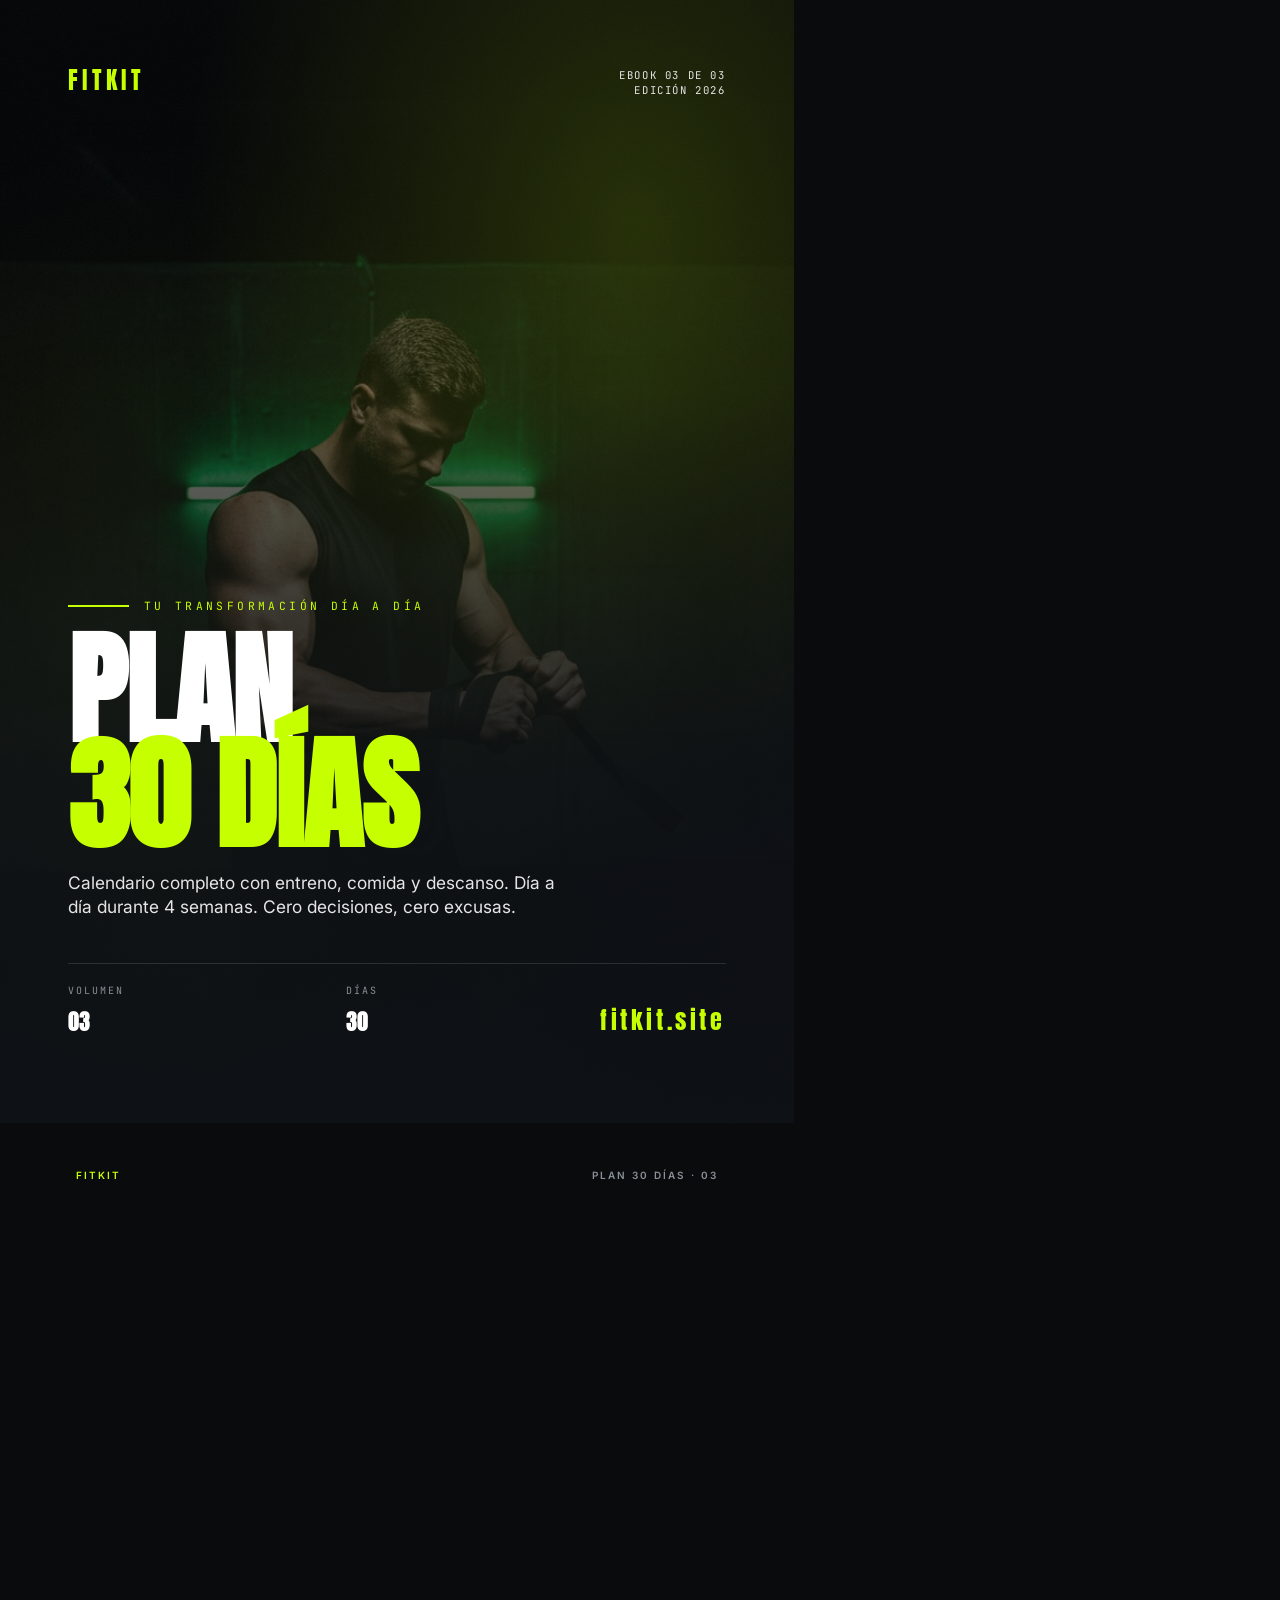
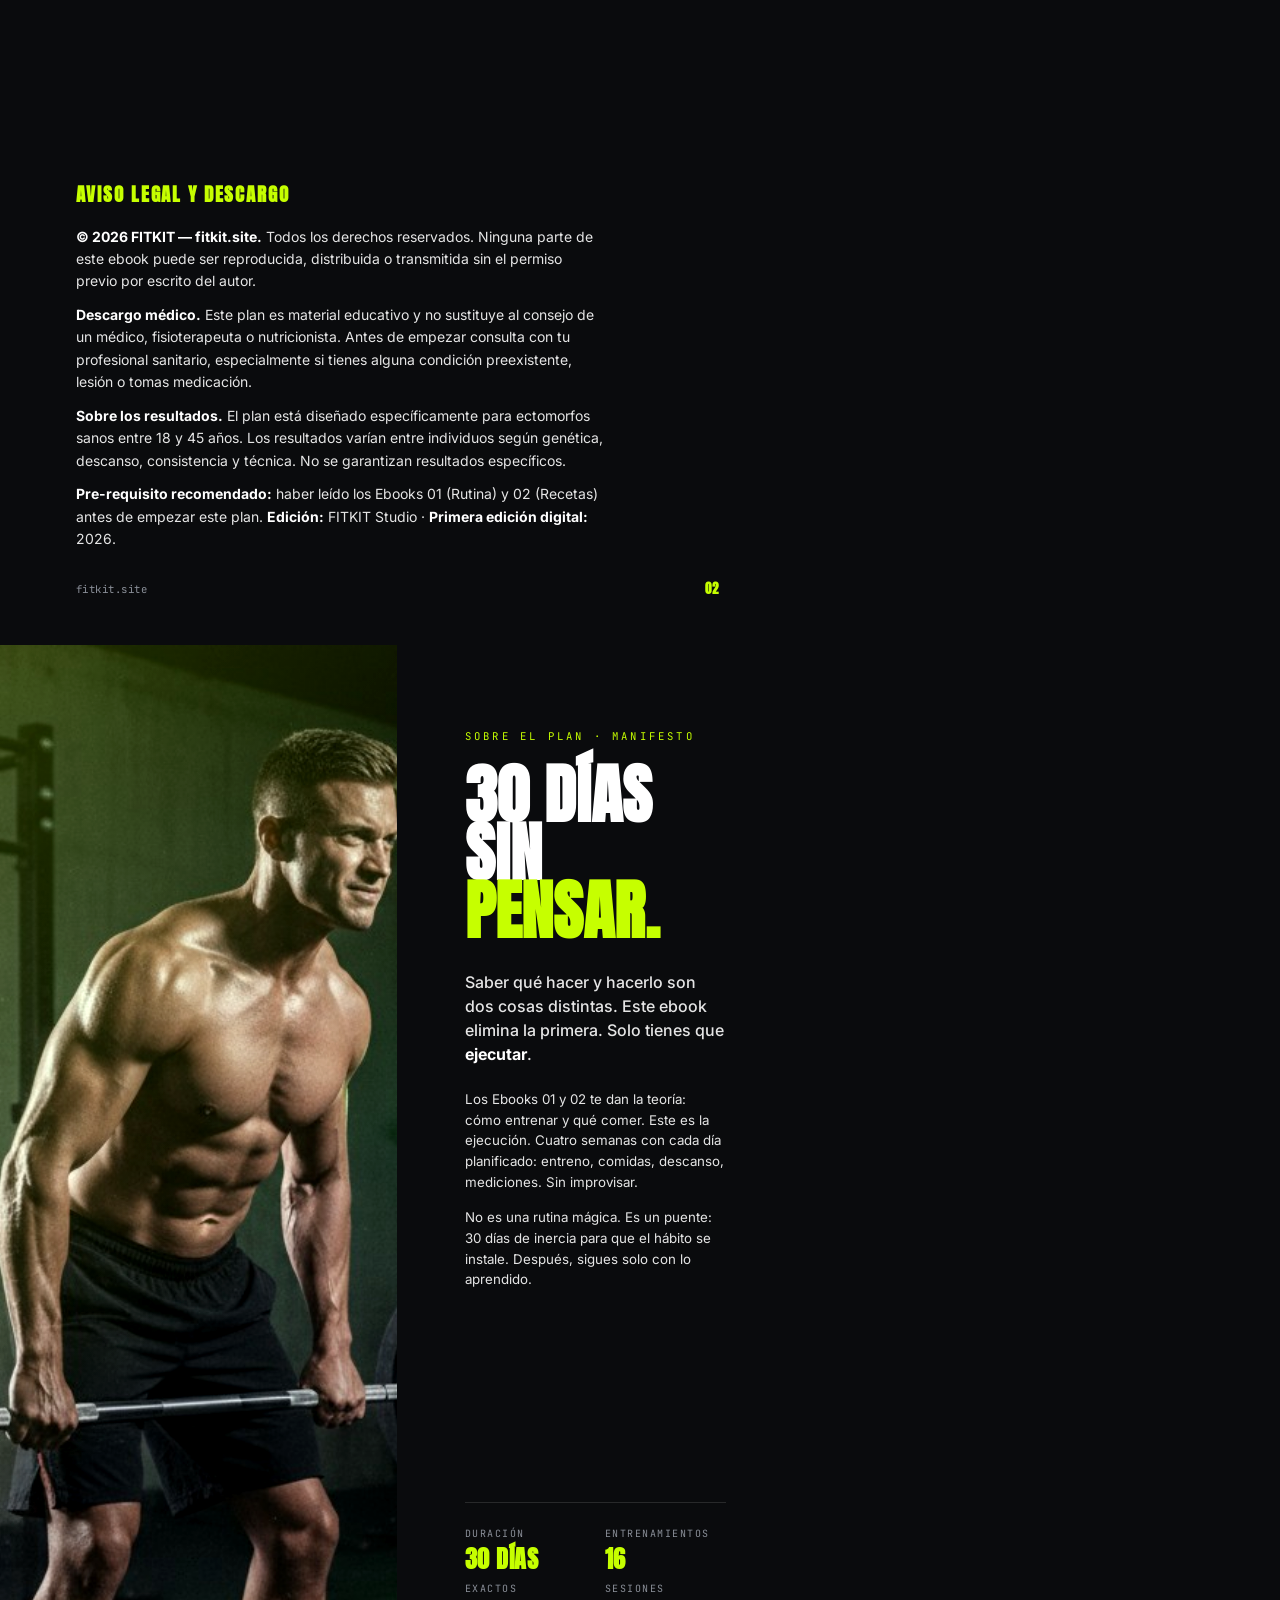
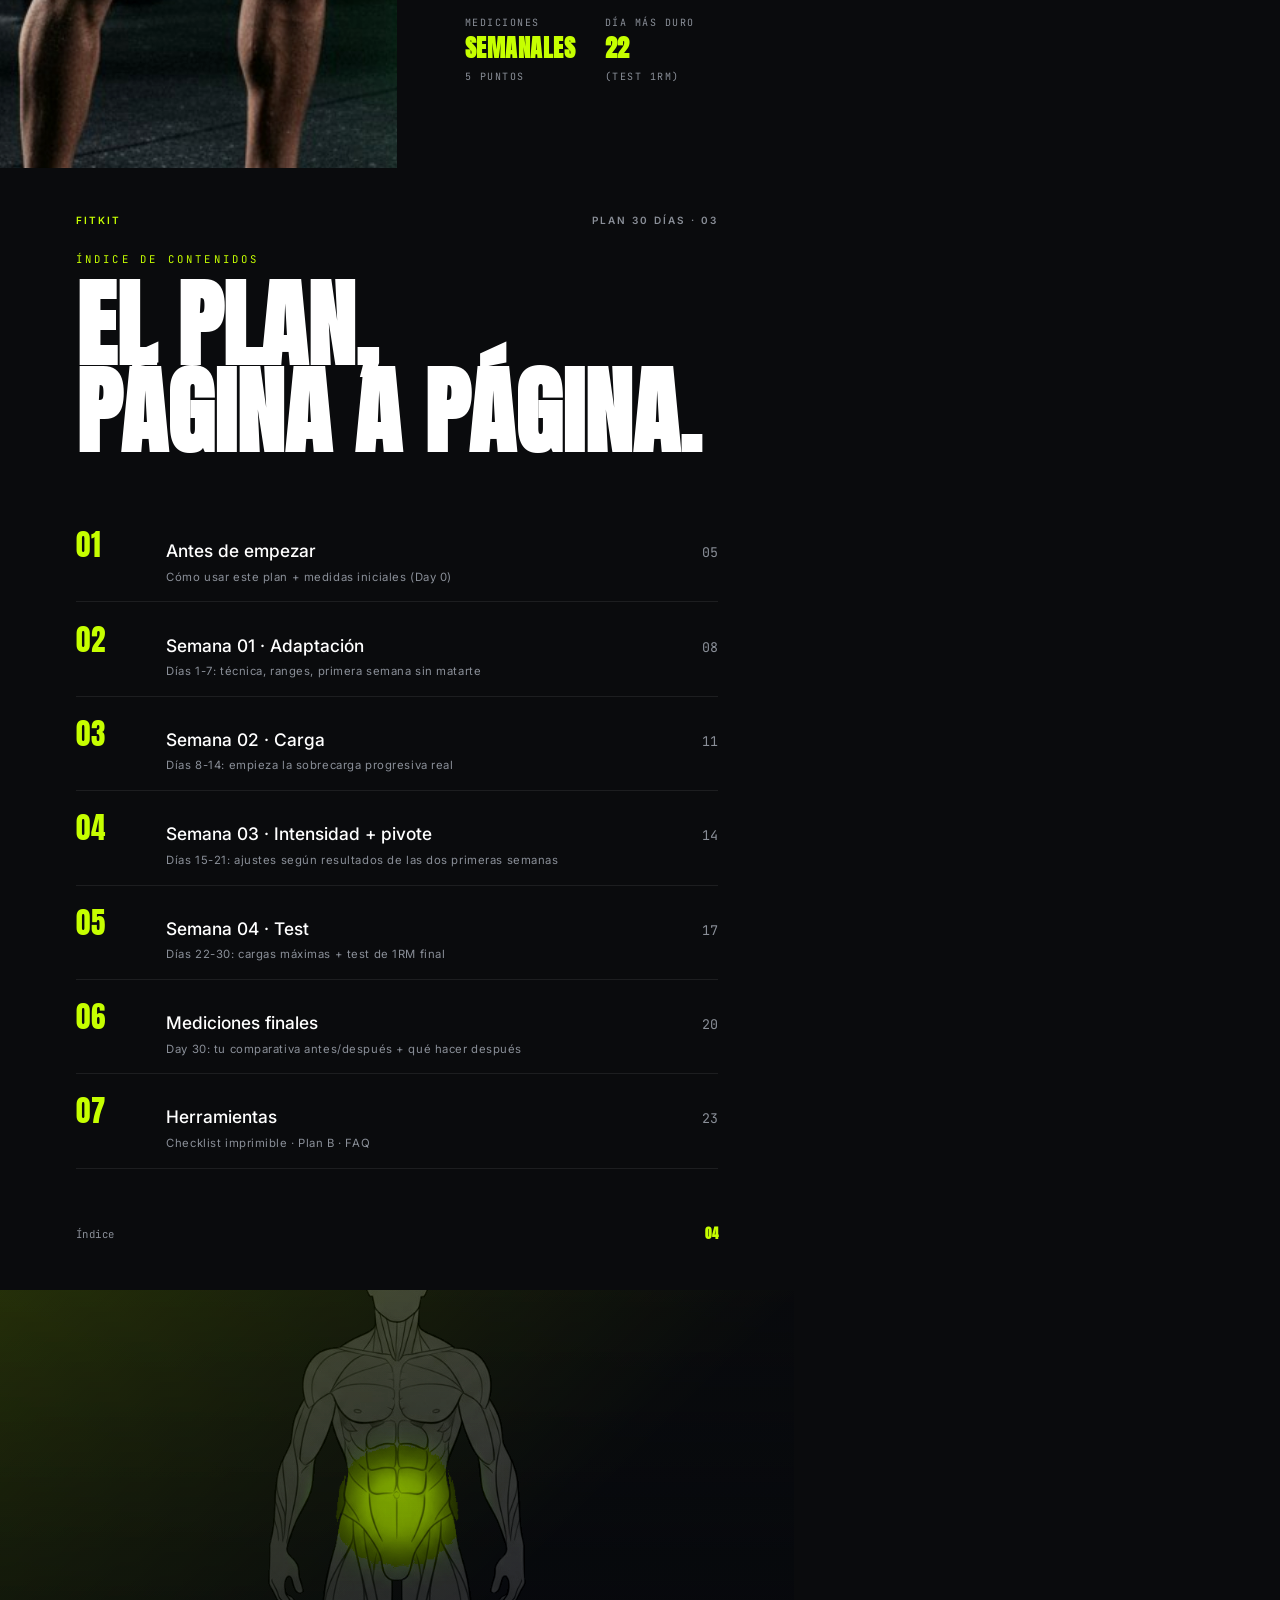
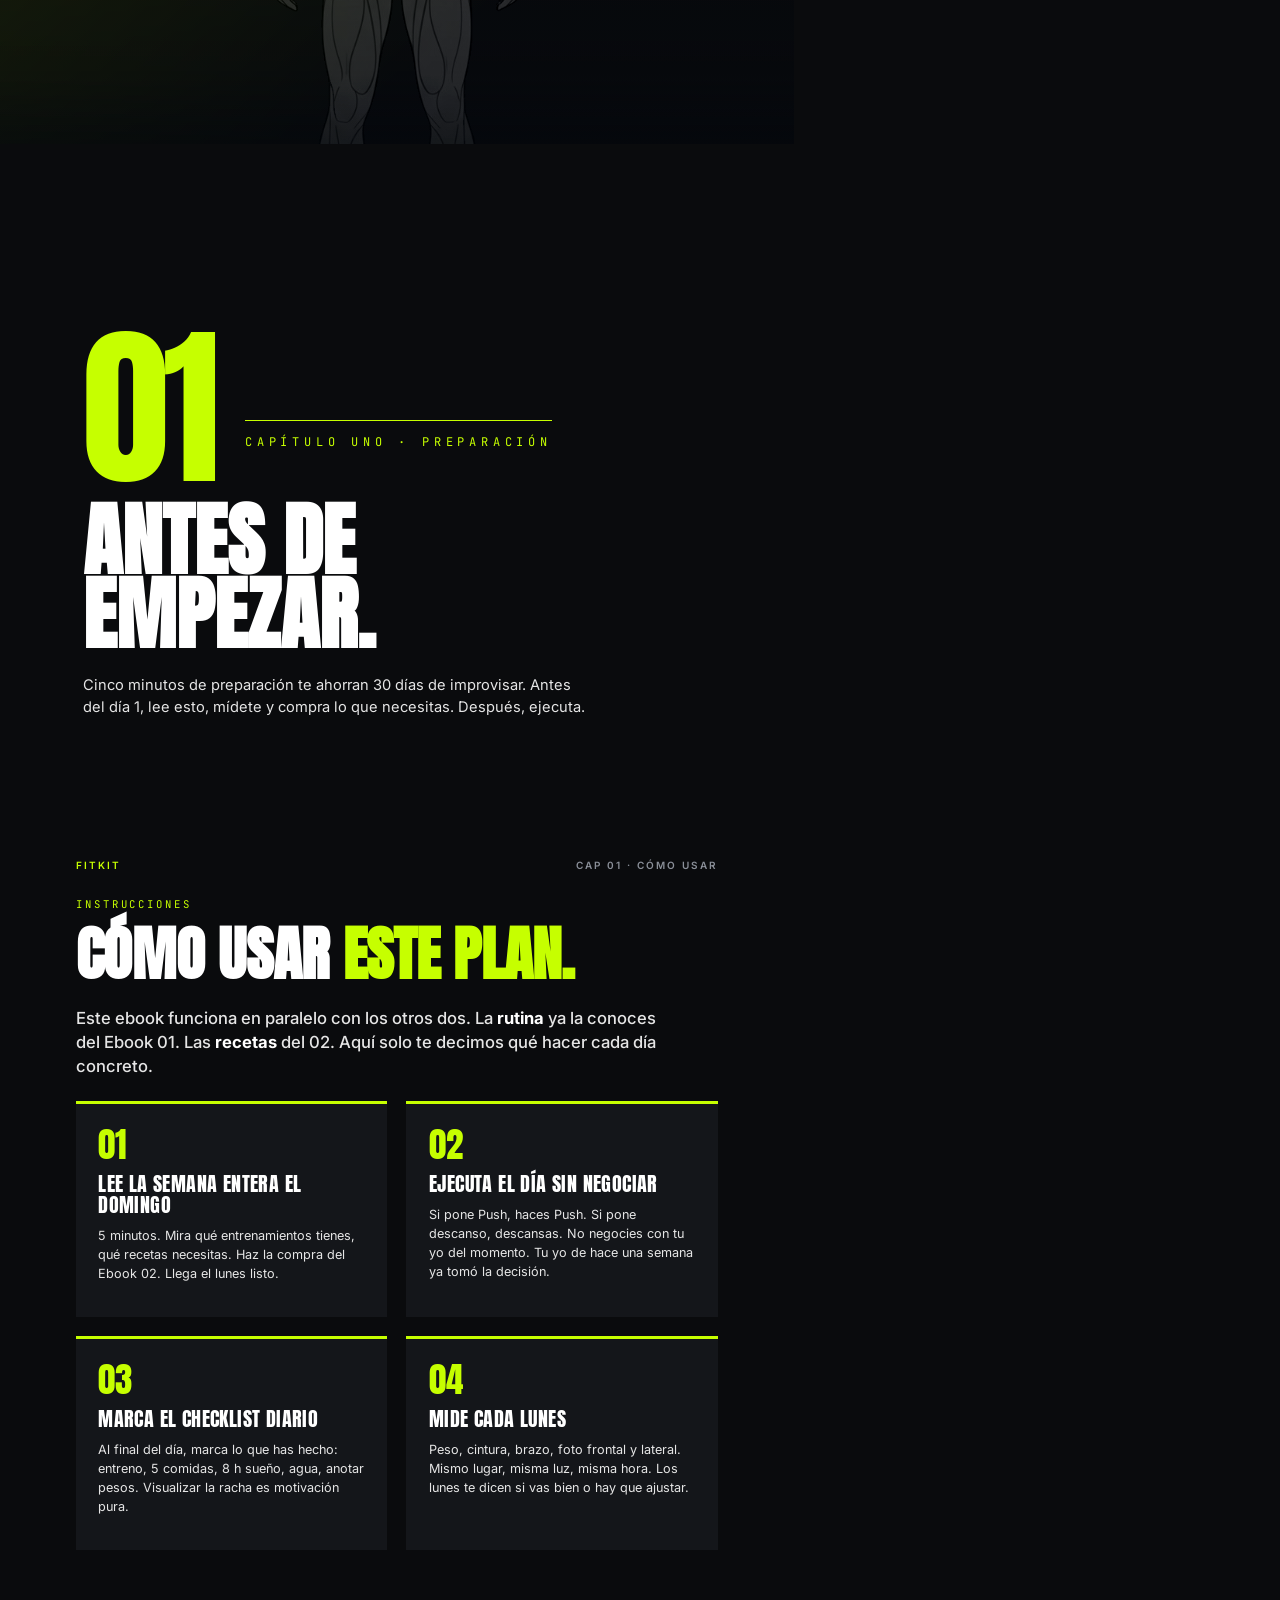
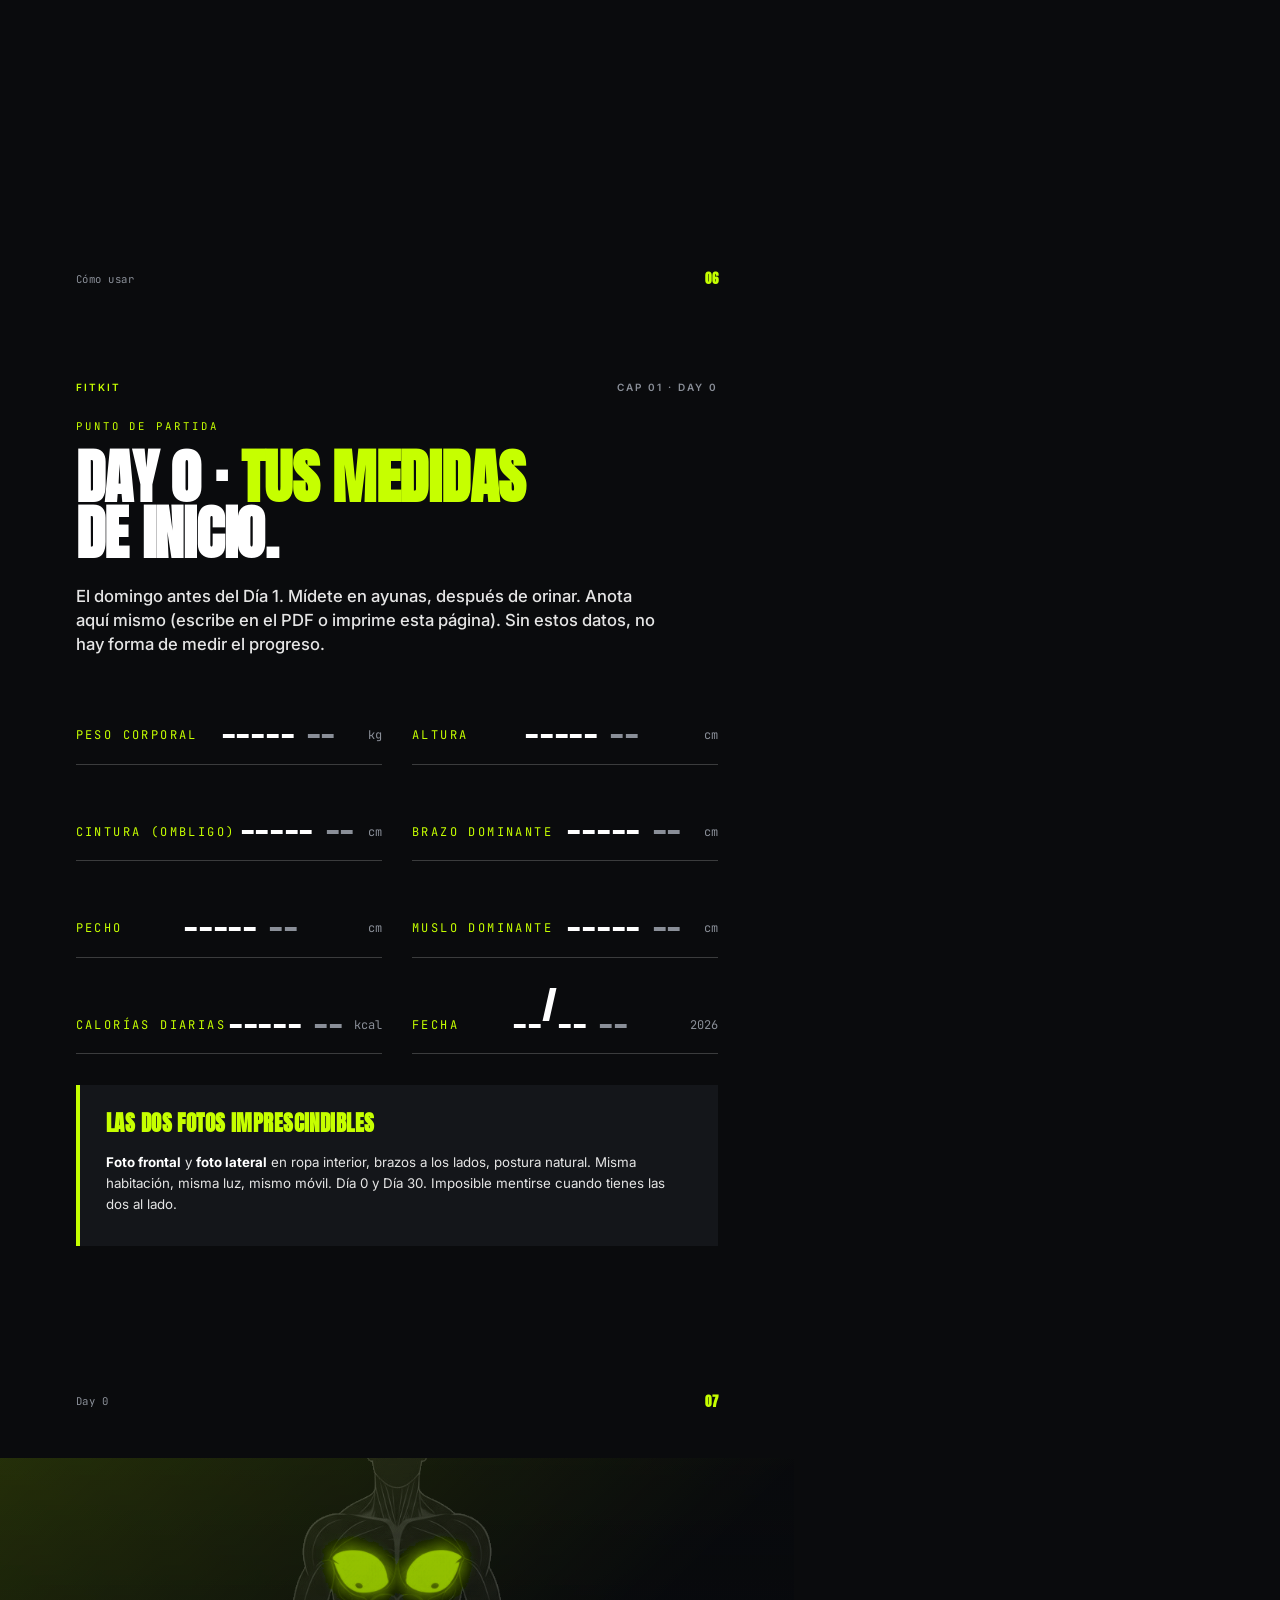
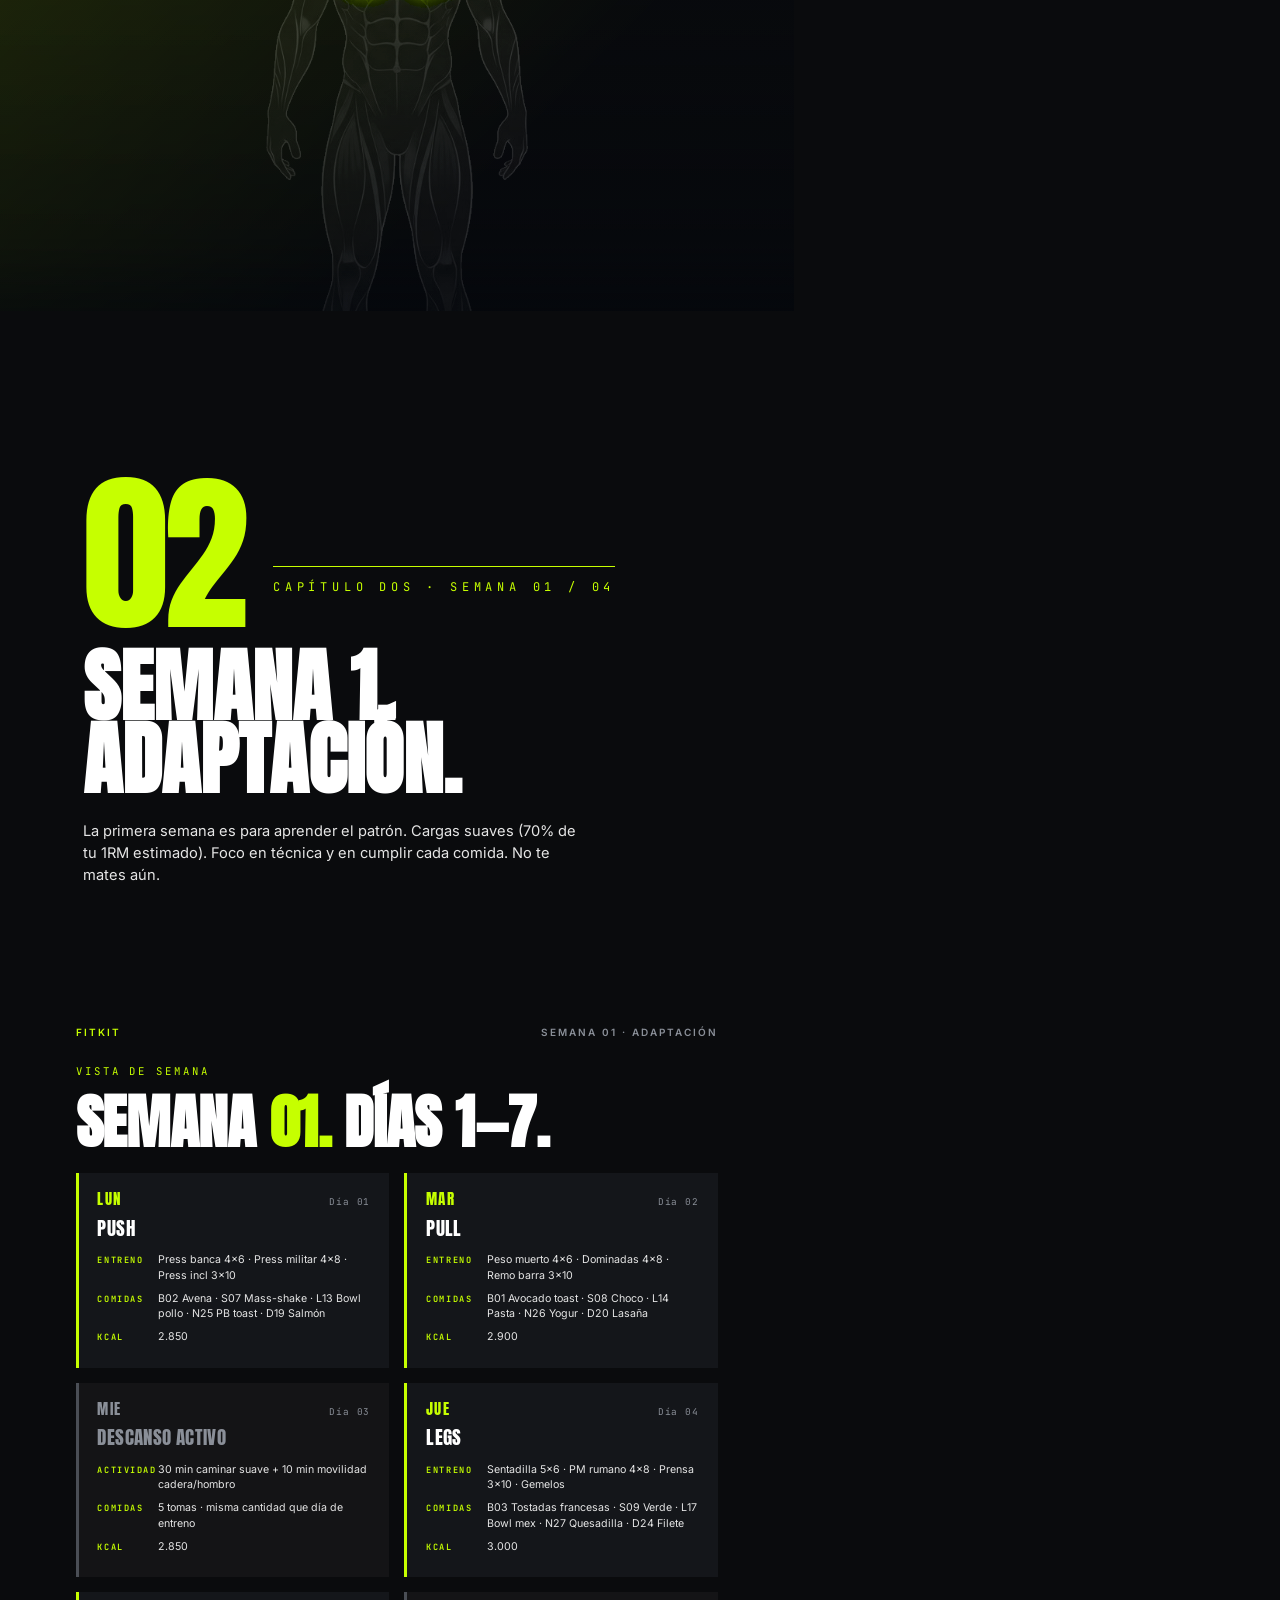
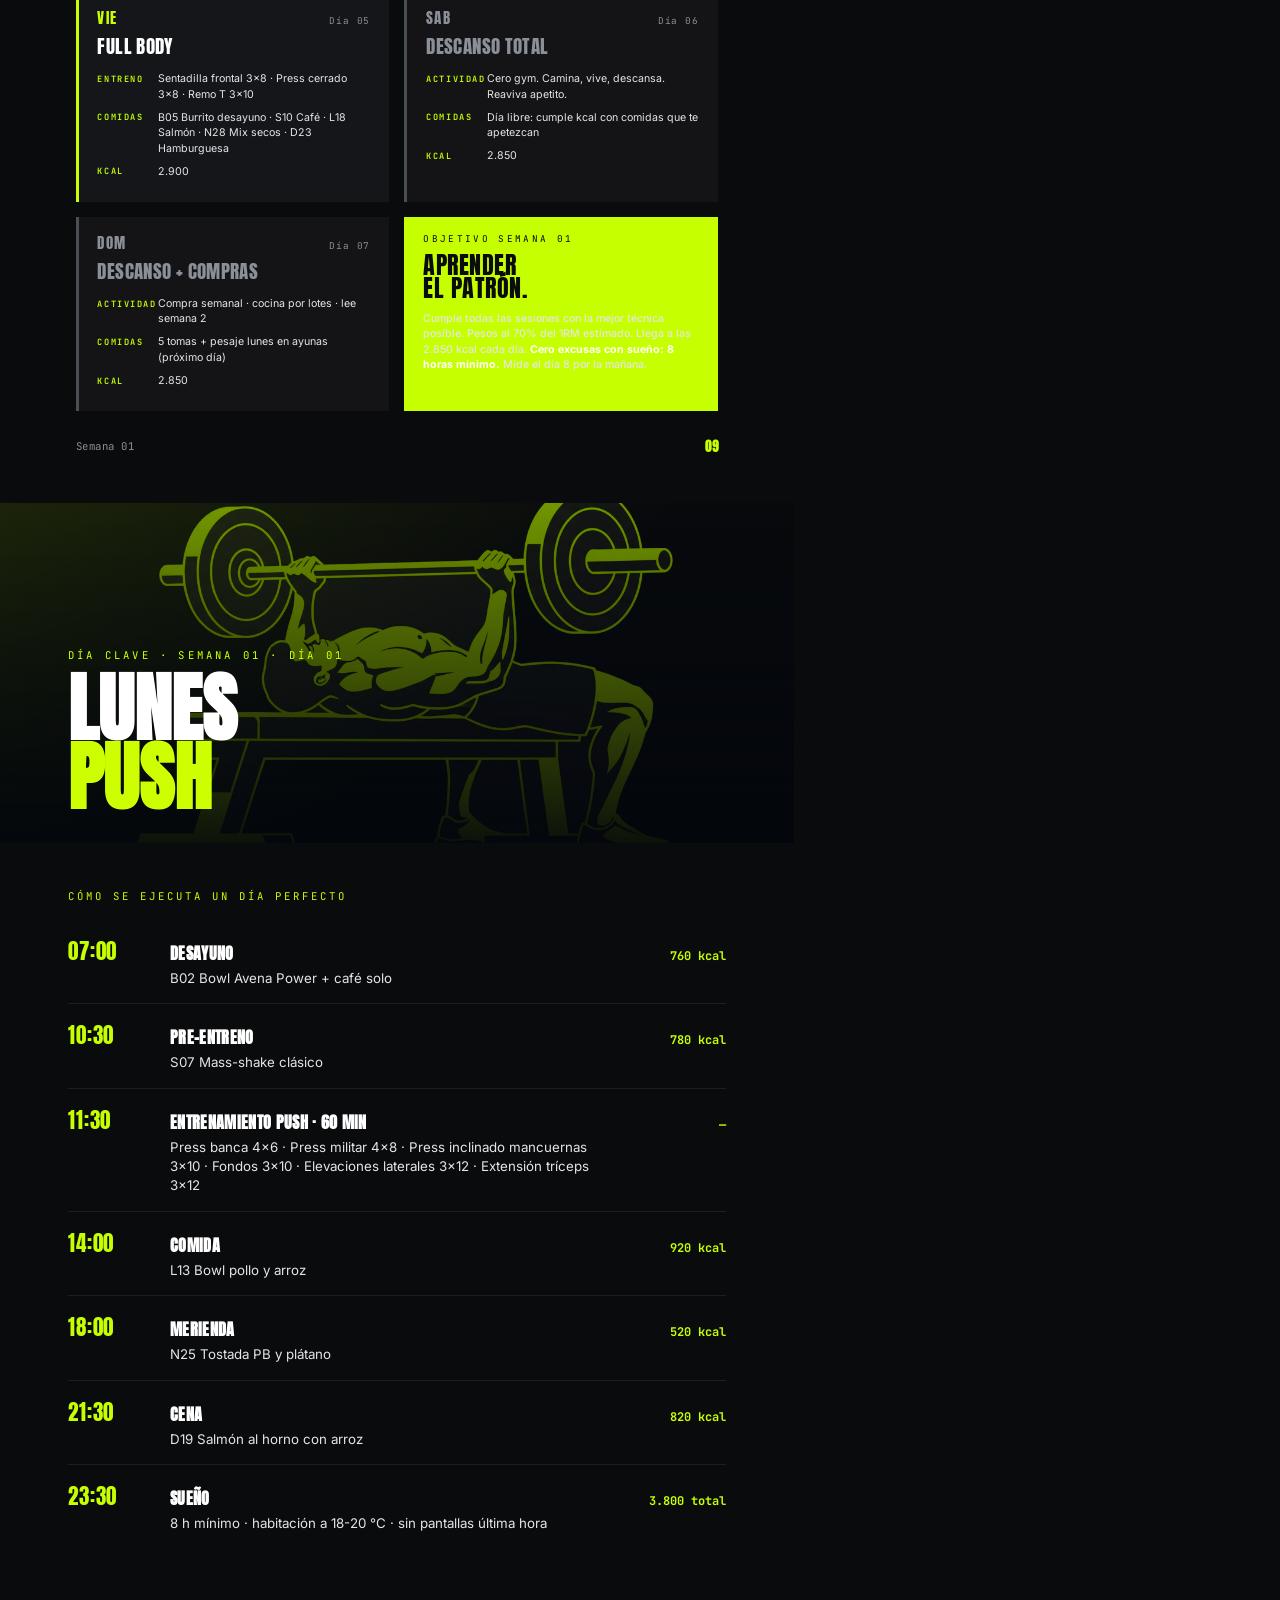
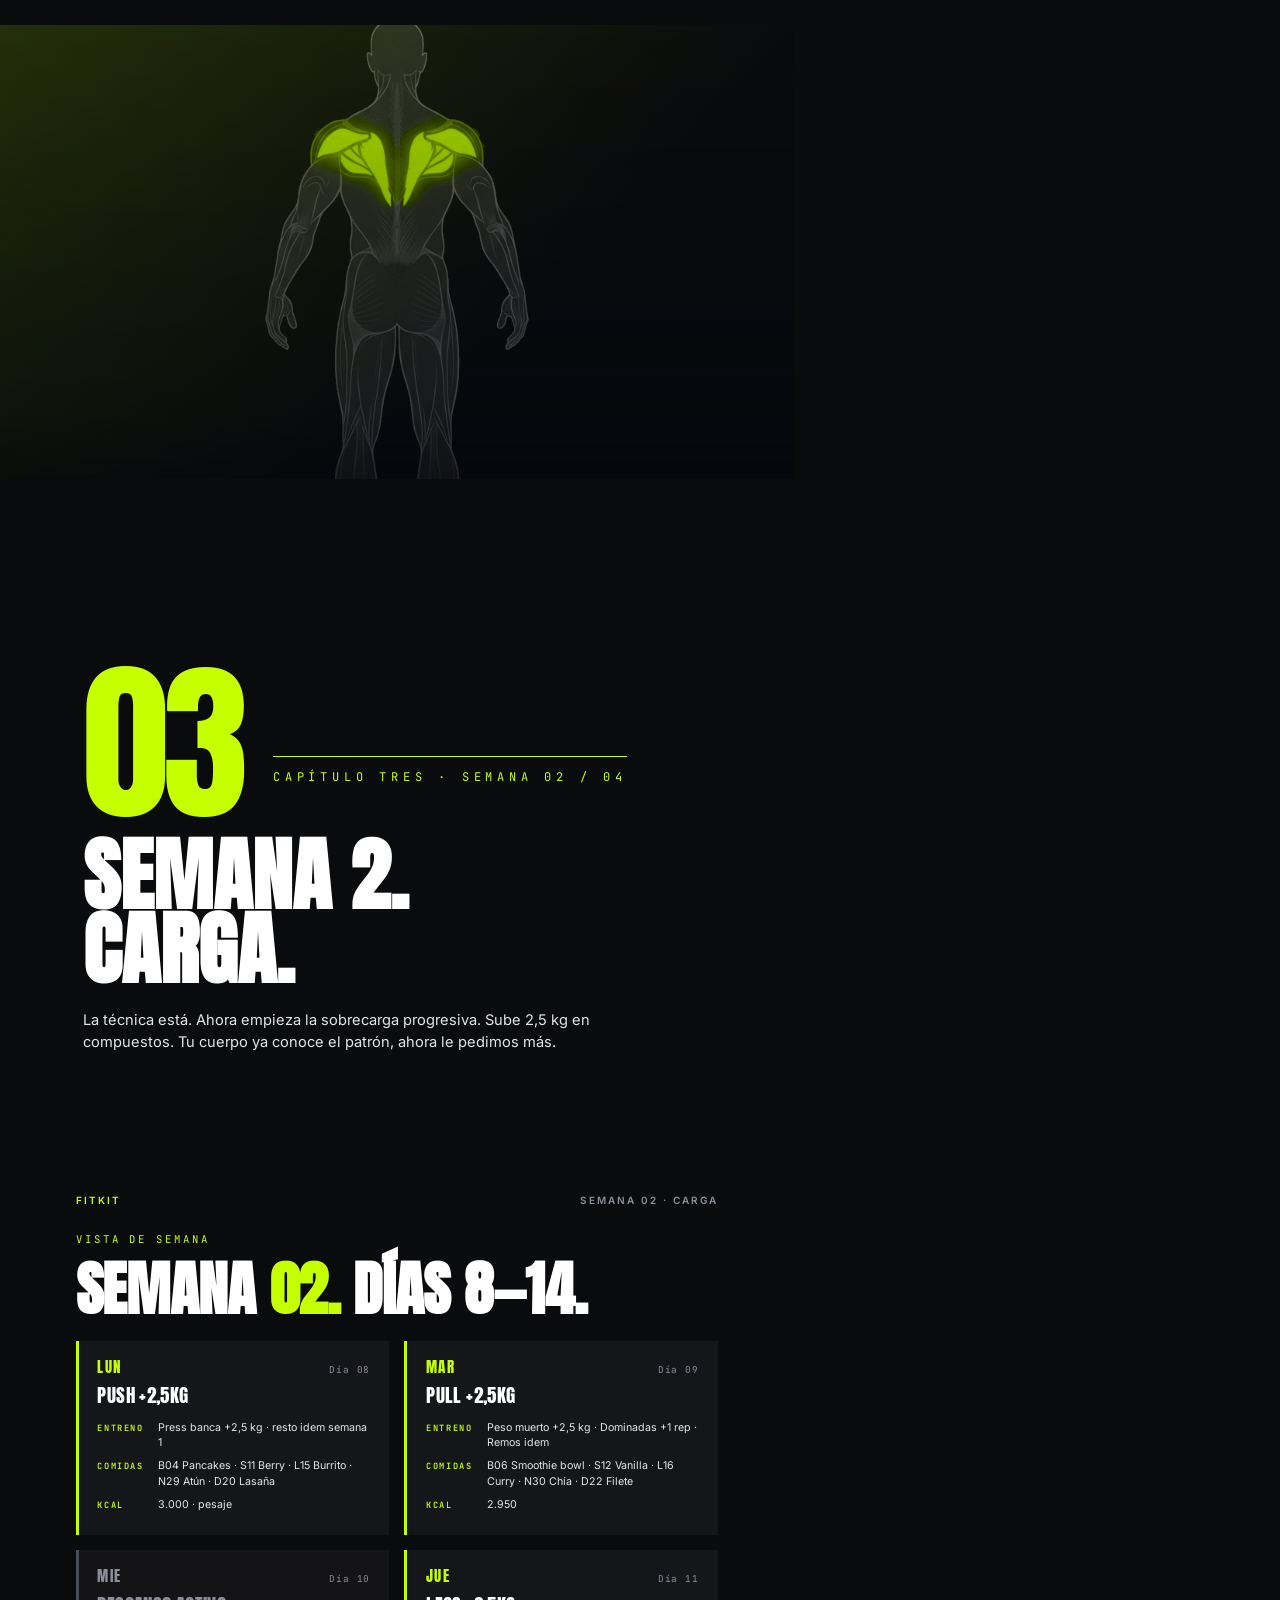
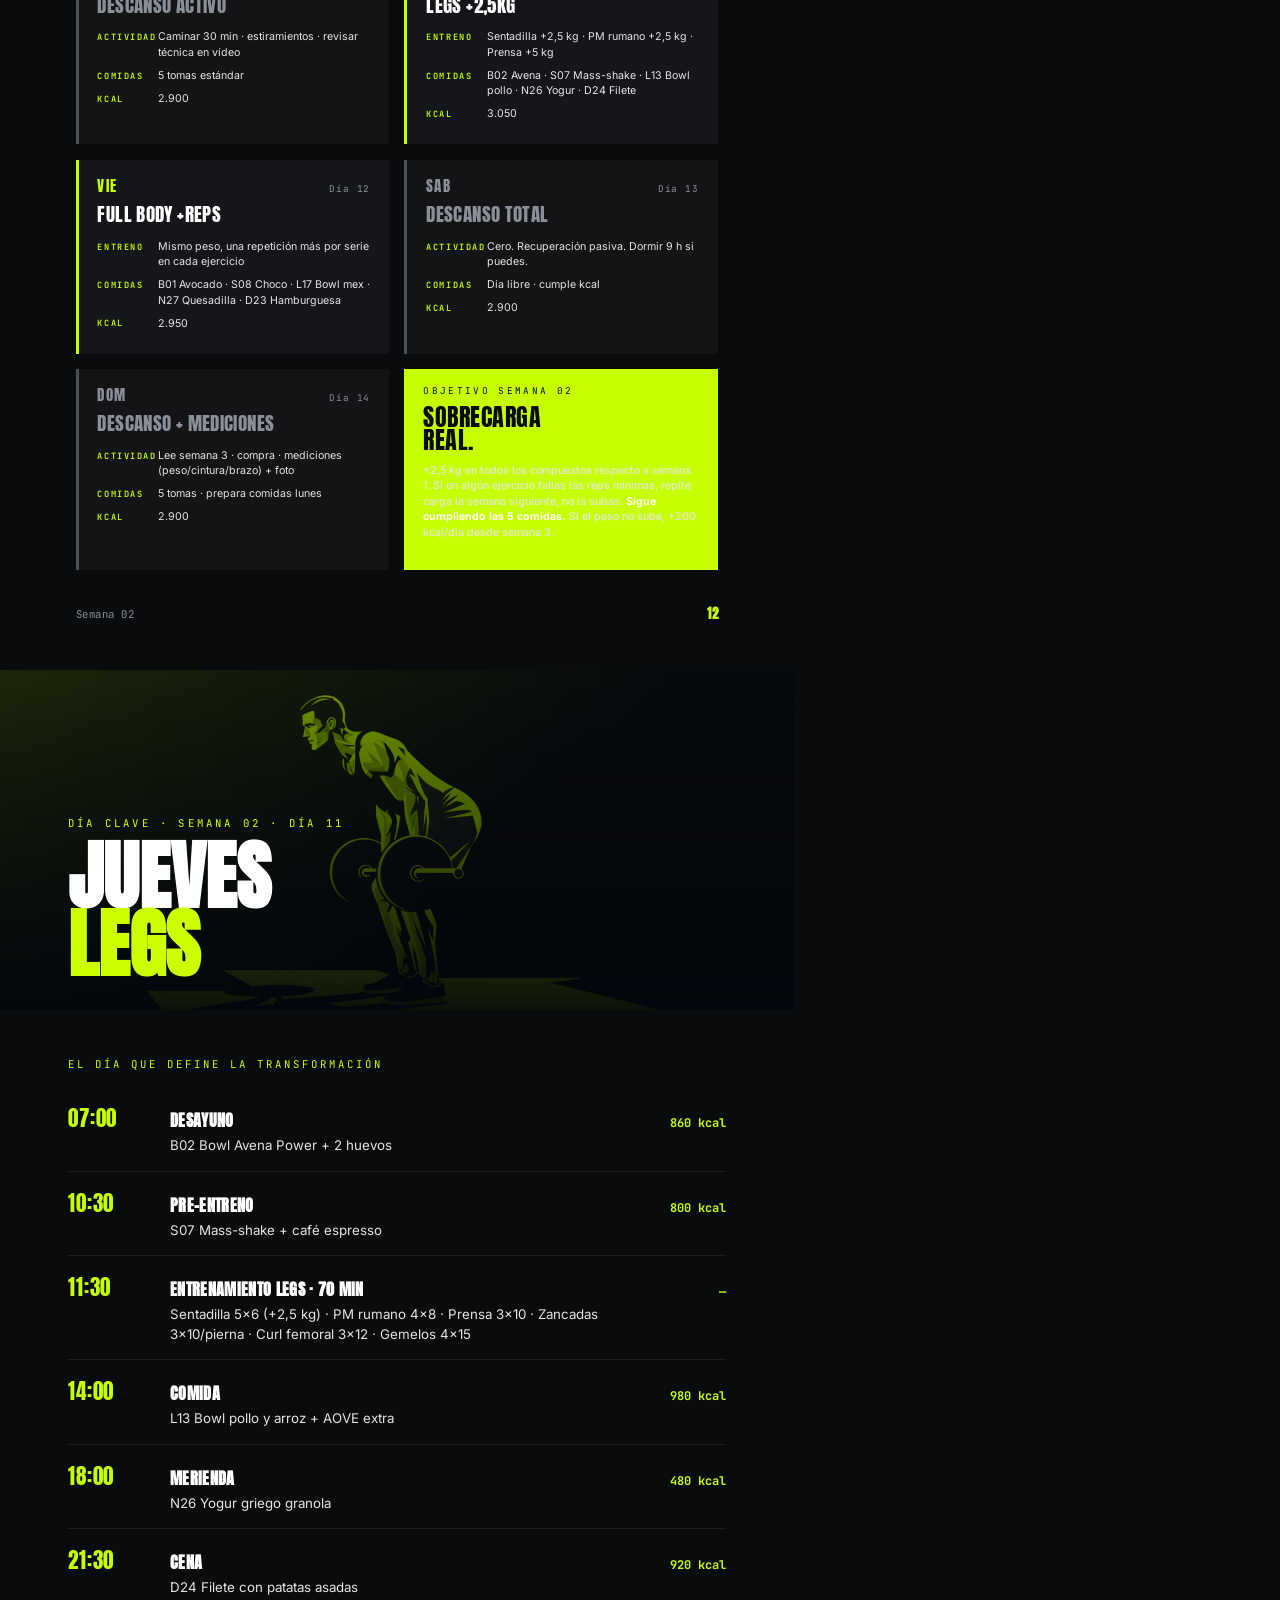
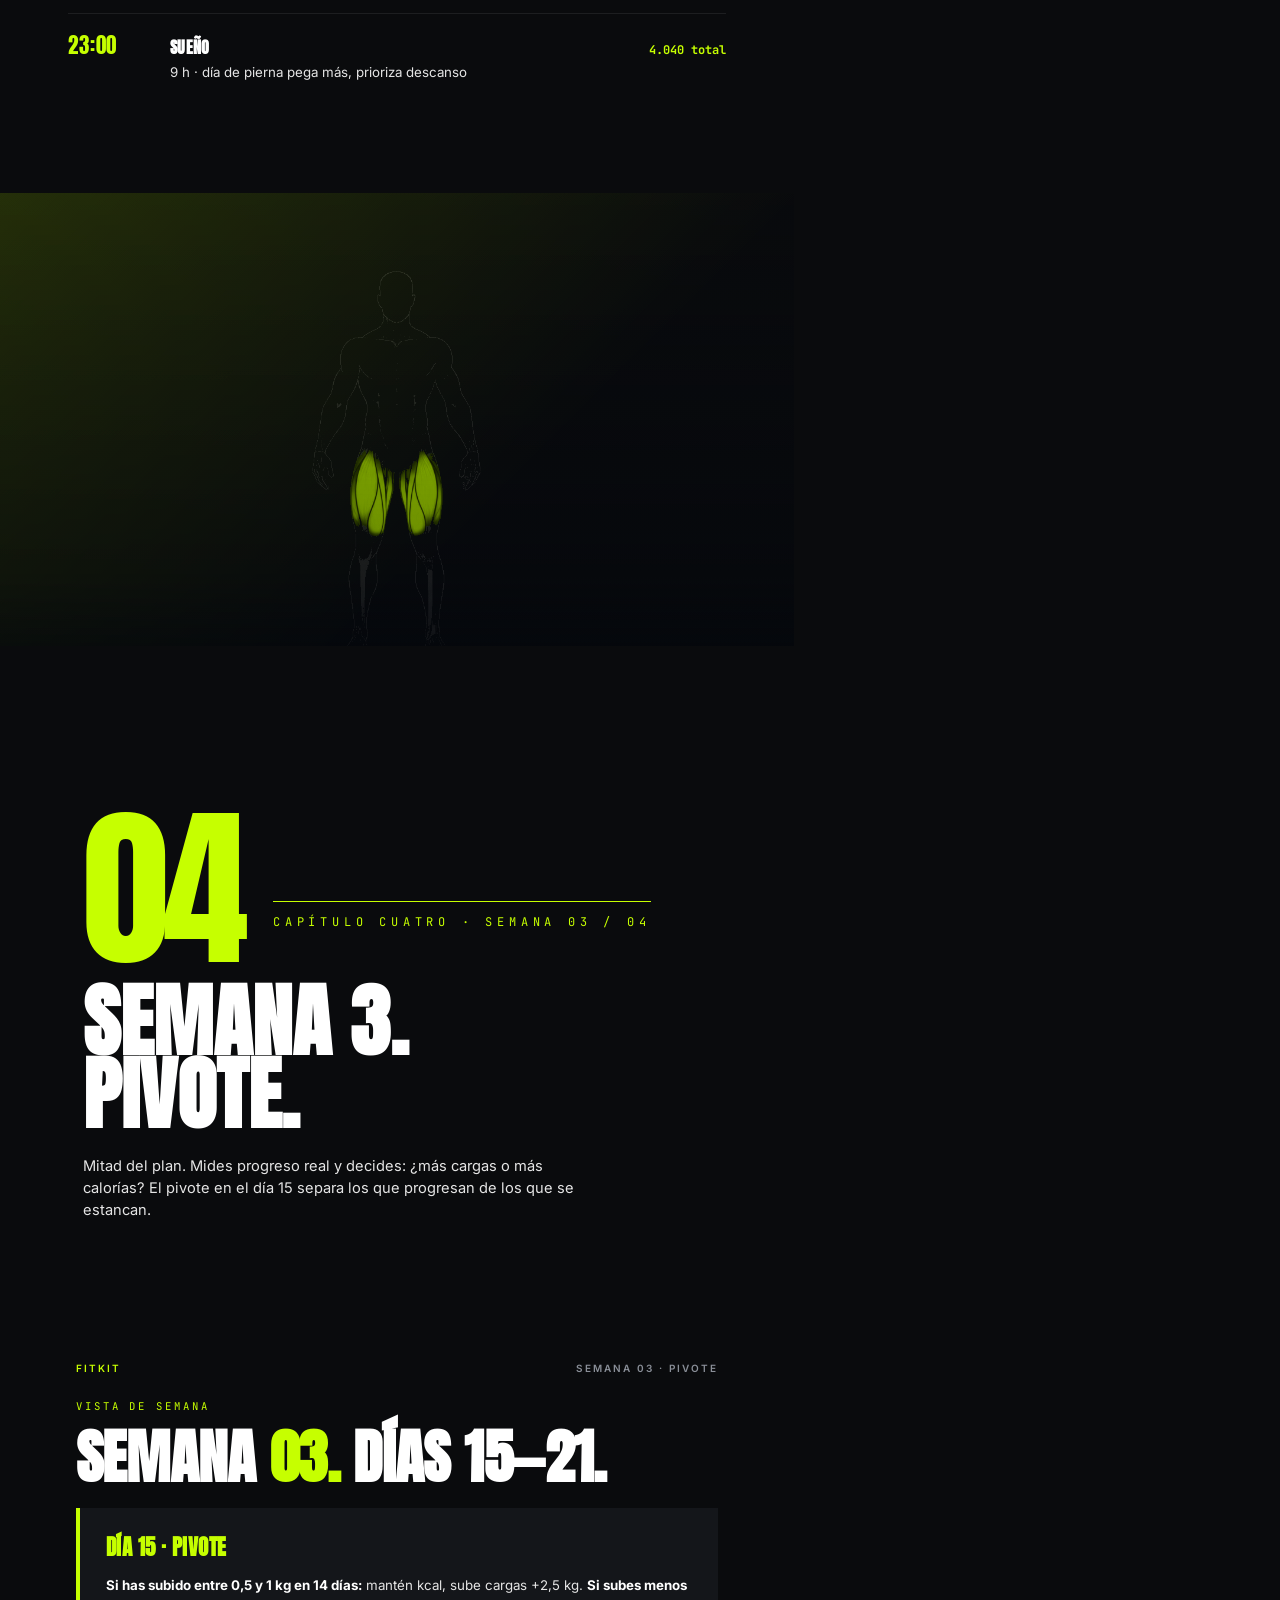
<file: ebook-3-plan/index.html>
<!DOCTYPE html>
<html lang="es">
<head>
<meta charset="UTF-8">
<title>FITKIT · Plan 30 Días</title>
<link rel="stylesheet" href="styles.css">
</head>
<body>

<!-- ============ PAGE 1 · COVER ============ -->
<section class="page cover">
  <div class="cover__top">
    <div class="cover__logo">FITKIT</div>
    <div class="cover__tag">EBOOK 03 DE 03<br>EDICIÓN 2026</div>
  </div>
  <div class="cover__hero"></div>
  <div class="cover__bottom">
    <div class="cover__eyebrow">Tu transformación día a día</div>
    <h1 class="cover__title">Plan<br><em>30 Días</em></h1>
    <p class="cover__subtitle">Calendario completo con entreno, comida y descanso. Día a día durante 4 semanas. Cero decisiones, cero excusas.</p>
    <div class="cover__meta">
      <div class="cover__meta-block">Volumen<strong>03</strong></div>
      <div class="cover__meta-block">Días<strong>30</strong></div>
      <div class="cover__url">fitkit.site</div>
    </div>
  </div>
</section>

<!-- ============ PAGE 2 · COPYRIGHT ============ -->
<section class="page copyright-page">
  <div class="page-header">
    <span class="brand">FITKIT</span>
    <span>PLAN 30 DÍAS · 03</span>
  </div>
  <div class="small-print">
    <h3>Aviso legal y descargo</h3>
    <p><strong>© 2026 FITKIT — fitkit.site.</strong> Todos los derechos reservados. Ninguna parte de este ebook puede ser reproducida, distribuida o transmitida sin el permiso previo por escrito del autor.</p>
    <p><strong>Descargo médico.</strong> Este plan es material educativo y no sustituye al consejo de un médico, fisioterapeuta o nutricionista. Antes de empezar consulta con tu profesional sanitario, especialmente si tienes alguna condición preexistente, lesión o tomas medicación.</p>
    <p><strong>Sobre los resultados.</strong> El plan está diseñado específicamente para ectomorfos sanos entre 18 y 45 años. Los resultados varían entre individuos según genética, descanso, consistencia y técnica. No se garantizan resultados específicos.</p>
    <p><strong>Pre-requisito recomendado:</strong> haber leído los Ebooks 01 (Rutina) y 02 (Recetas) antes de empezar este plan. <strong>Edición:</strong> FITKIT Studio · <strong>Primera edición digital:</strong> 2026.</p>
  </div>
  <div class="page-footer">
    <span>fitkit.site</span>
    <span class="pagenum"></span>
  </div>
</section>

<!-- ============ PAGE 3 · SOBRE EL PLAN ============ -->
<section class="page about-method">
  <div class="about-method__photo" style="background-image:url('assets/author.jpg')"></div>
  <div class="about-method__body">
    <div>
      <div class="about-method__eyebrow">Sobre el plan · Manifesto</div>
      <h2 class="about-method__title">30 días<br>sin <em>pensar.</em></h2>
      <p class="about-method__lead">Saber qué hacer y hacerlo son dos cosas distintas. Este ebook elimina la primera. Solo tienes que <strong>ejecutar</strong>.</p>
      <p class="about-method__desc">Los Ebooks 01 y 02 te dan la teoría: cómo entrenar y qué comer. Este es la ejecución. Cuatro semanas con cada día planificado: entreno, comidas, descanso, mediciones. Sin improvisar.</p>
      <p class="about-method__desc">No es una rutina mágica. Es un puente: 30 días de inercia para que el hábito se instale. Después, sigues solo con lo aprendido.</p>
    </div>
    <div class="about-method__credentials">
      <div class="about-method__cred-item">Duración<strong>30 días</strong>exactos</div>
      <div class="about-method__cred-item">Entrenamientos<strong>16</strong>sesiones</div>
      <div class="about-method__cred-item">Mediciones<strong>semanales</strong>5 puntos</div>
      <div class="about-method__cred-item">Día más duro<strong>22</strong>(test 1RM)</div>
    </div>
  </div>
</section>

<!-- ============ PAGE 4 · TOC ============ -->
<section class="page">
  <div class="page-header">
    <span class="brand">FITKIT</span>
    <span>PLAN 30 DÍAS · 03</span>
  </div>
  <div class="toc-eyebrow">Índice de contenidos</div>
  <h2 class="toc-title">El plan,<br>página a página.</h2>
  <ol class="toc-list">
    <li class="toc-item">
      <span class="toc-item__num">01</span>
      <span class="toc-item__name">Antes de empezar<small>Cómo usar este plan + medidas iniciales (Day 0)</small></span>
      <span class="toc-item__page">05</span>
    </li>
    <li class="toc-item">
      <span class="toc-item__num">02</span>
      <span class="toc-item__name">Semana 01 · Adaptación<small>Días 1-7: técnica, ranges, primera semana sin matarte</small></span>
      <span class="toc-item__page">08</span>
    </li>
    <li class="toc-item">
      <span class="toc-item__num">03</span>
      <span class="toc-item__name">Semana 02 · Carga<small>Días 8-14: empieza la sobrecarga progresiva real</small></span>
      <span class="toc-item__page">11</span>
    </li>
    <li class="toc-item">
      <span class="toc-item__num">04</span>
      <span class="toc-item__name">Semana 03 · Intensidad + pivote<small>Días 15-21: ajustes según resultados de las dos primeras semanas</small></span>
      <span class="toc-item__page">14</span>
    </li>
    <li class="toc-item">
      <span class="toc-item__num">05</span>
      <span class="toc-item__name">Semana 04 · Test<small>Días 22-30: cargas máximas + test de 1RM final</small></span>
      <span class="toc-item__page">17</span>
    </li>
    <li class="toc-item">
      <span class="toc-item__num">06</span>
      <span class="toc-item__name">Mediciones finales<small>Day 30: tu comparativa antes/después + qué hacer después</small></span>
      <span class="toc-item__page">20</span>
    </li>
    <li class="toc-item">
      <span class="toc-item__num">07</span>
      <span class="toc-item__name">Herramientas<small>Checklist imprimible · Plan B · FAQ</small></span>
      <span class="toc-item__page">23</span>
    </li>
  </ol>
  <div class="page-footer">
    <span>Índice</span>
    <span class="pagenum"></span>
  </div>
</section>

<!-- ============ PAGE 5 · CAP 1 DIVIDER ============ -->
<section class="page chapter-divider">
  <div class="chapter-divider__img" style="background-image:url('assets/ch1.png')"></div>
  <div class="chapter-divider__content">
    <div class="chapter-divider__top">
      <div class="ch-num">01</div>
      <div class="ch-label">Capítulo uno · Preparación</div>
    </div>
    <h2 class="ch-title">Antes de<br>empezar.</h2>
    <p class="ch-desc">Cinco minutos de preparación te ahorran 30 días de improvisar. Antes del día 1, lee esto, mídete y compra lo que necesitas. Después, ejecuta.</p>
  </div>
</section>

<!-- ============ PAGE 6 · CÓMO USAR ESTE PLAN ============ -->
<section class="page">
  <div class="page-header">
    <span class="brand">FITKIT</span>
    <span>CAP 01 · CÓMO USAR</span>
  </div>
  <div class="eyebrow">Instrucciones</div>
  <h2 class="section-title">Cómo usar <em>este plan.</em></h2>
  <p class="lead">Este ebook funciona en paralelo con los otros dos. La <strong>rutina</strong> ya la conoces del Ebook 01. Las <strong>recetas</strong> del 02. Aquí solo te decimos qué hacer cada día concreto.</p>

  <div class="reasons">
    <div class="reason">
      <div class="reason__num">01</div>
      <div class="reason__title">Lee la semana entera el domingo</div>
      <p class="reason__desc">5 minutos. Mira qué entrenamientos tienes, qué recetas necesitas. Haz la compra del Ebook 02. Llega el lunes listo.</p>
    </div>
    <div class="reason">
      <div class="reason__num">02</div>
      <div class="reason__title">Ejecuta el día sin negociar</div>
      <p class="reason__desc">Si pone Push, haces Push. Si pone descanso, descansas. No negocies con tu yo del momento. Tu yo de hace una semana ya tomó la decisión.</p>
    </div>
    <div class="reason">
      <div class="reason__num">03</div>
      <div class="reason__title">Marca el checklist diario</div>
      <p class="reason__desc">Al final del día, marca lo que has hecho: entreno, 5 comidas, 8 h sueño, agua, anotar pesos. Visualizar la racha es motivación pura.</p>
    </div>
    <div class="reason">
      <div class="reason__num">04</div>
      <div class="reason__title">Mide cada lunes</div>
      <p class="reason__desc">Peso, cintura, brazo, foto frontal y lateral. Mismo lugar, misma luz, misma hora. Los lunes te dicen si vas bien o hay que ajustar.</p>
    </div>
  </div>
  <div class="page-footer">
    <span>Cómo usar</span>
    <span class="pagenum"></span>
  </div>
</section>

<!-- ============ PAGE 7 · DAY 0 MEDIDAS ============ -->
<section class="page">
  <div class="page-header">
    <span class="brand">FITKIT</span>
    <span>CAP 01 · DAY 0</span>
  </div>
  <div class="eyebrow">Punto de partida</div>
  <h2 class="section-title">Day 0 · <em>tus medidas</em><br>de inicio.</h2>
  <p class="lead">El domingo antes del Día 1. Mídete en ayunas, después de orinar. Anota aquí mismo (escribe en el PDF o imprime esta página). Sin estos datos, no hay forma de medir el progreso.</p>

  <div class="measurements">
    <div class="measurement-field">
      <span class="measurement-field__label">Peso corporal</span>
      <span class="measurement-field__input">_____</span>
      <span class="measurement-field__unit">kg</span>
    </div>
    <div class="measurement-field">
      <span class="measurement-field__label">Altura</span>
      <span class="measurement-field__input">_____</span>
      <span class="measurement-field__unit">cm</span>
    </div>
    <div class="measurement-field">
      <span class="measurement-field__label">Cintura (ombligo)</span>
      <span class="measurement-field__input">_____</span>
      <span class="measurement-field__unit">cm</span>
    </div>
    <div class="measurement-field">
      <span class="measurement-field__label">Brazo dominante</span>
      <span class="measurement-field__input">_____</span>
      <span class="measurement-field__unit">cm</span>
    </div>
    <div class="measurement-field">
      <span class="measurement-field__label">Pecho</span>
      <span class="measurement-field__input">_____</span>
      <span class="measurement-field__unit">cm</span>
    </div>
    <div class="measurement-field">
      <span class="measurement-field__label">Muslo dominante</span>
      <span class="measurement-field__input">_____</span>
      <span class="measurement-field__unit">cm</span>
    </div>
    <div class="measurement-field">
      <span class="measurement-field__label">Calorías diarias</span>
      <span class="measurement-field__input">_____</span>
      <span class="measurement-field__unit">kcal</span>
    </div>
    <div class="measurement-field">
      <span class="measurement-field__label">Fecha</span>
      <span class="measurement-field__input">__/__</span>
      <span class="measurement-field__unit">2026</span>
    </div>
  </div>

  <div class="callout" style="margin-top:8mm">
    <h4>Las dos fotos imprescindibles</h4>
    <p><strong>Foto frontal</strong> y <strong>foto lateral</strong> en ropa interior, brazos a los lados, postura natural. Misma habitación, misma luz, mismo móvil. Día 0 y Día 30. Imposible mentirse cuando tienes las dos al lado.</p>
  </div>

  <div class="page-footer">
    <span>Day 0</span>
    <span class="pagenum"></span>
  </div>
</section>

<!-- ============ PAGE 8 · CAP 2 DIVIDER · SEMANA 1 ============ -->
<section class="page chapter-divider">
  <div class="chapter-divider__img" style="background-image:url('assets/ch2.png')"></div>
  <div class="chapter-divider__content">
    <div class="chapter-divider__top">
      <div class="ch-num">02</div>
      <div class="ch-label">Capítulo dos · Semana 01 / 04</div>
    </div>
    <h2 class="ch-title">Semana 1.<br>Adaptación.</h2>
    <p class="ch-desc">La primera semana es para aprender el patrón. Cargas suaves (70% de tu 1RM estimado). Foco en técnica y en cumplir cada comida. No te mates aún.</p>
  </div>
</section>

<!-- ============ PAGE 9 · SEMANA 1 GRID ============ -->
<section class="page">
  <div class="page-header">
    <span class="brand">FITKIT</span>
    <span>SEMANA 01 · ADAPTACIÓN</span>
  </div>
  <div class="eyebrow">Vista de semana</div>
  <h2 class="section-title">Semana <em>01.</em> Días 1—7.</h2>

  <div class="week-grid">
    <div class="day-block">
      <div class="day-block__top"><span class="day-block__day">LUN</span><span class="day-block__date">Día 01</span></div>
      <div class="day-block__title">Push</div>
      <div class="day-block__rows">
        <div class="day-block__row"><span class="day-block__row-label">Entreno</span><span class="day-block__row-content">Press banca 4×6 · Press militar 4×8 · Press incl 3×10</span></div>
        <div class="day-block__row"><span class="day-block__row-label">Comidas</span><span class="day-block__row-content">B02 Avena · S07 Mass-shake · L13 Bowl pollo · N25 PB toast · D19 Salmón</span></div>
        <div class="day-block__row"><span class="day-block__row-label">Kcal</span><span class="day-block__row-content">2.850</span></div>
      </div>
    </div>

    <div class="day-block">
      <div class="day-block__top"><span class="day-block__day">MAR</span><span class="day-block__date">Día 02</span></div>
      <div class="day-block__title">Pull</div>
      <div class="day-block__rows">
        <div class="day-block__row"><span class="day-block__row-label">Entreno</span><span class="day-block__row-content">Peso muerto 4×6 · Dominadas 4×8 · Remo barra 3×10</span></div>
        <div class="day-block__row"><span class="day-block__row-label">Comidas</span><span class="day-block__row-content">B01 Avocado toast · S08 Choco · L14 Pasta · N26 Yogur · D20 Lasaña</span></div>
        <div class="day-block__row"><span class="day-block__row-label">Kcal</span><span class="day-block__row-content">2.900</span></div>
      </div>
    </div>

    <div class="day-block day-block--rest">
      <div class="day-block__top"><span class="day-block__day">MIE</span><span class="day-block__date">Día 03</span></div>
      <div class="day-block__title">Descanso activo</div>
      <div class="day-block__rows">
        <div class="day-block__row"><span class="day-block__row-label">Actividad</span><span class="day-block__row-content">30 min caminar suave + 10 min movilidad cadera/hombro</span></div>
        <div class="day-block__row"><span class="day-block__row-label">Comidas</span><span class="day-block__row-content">5 tomas · misma cantidad que día de entreno</span></div>
        <div class="day-block__row"><span class="day-block__row-label">Kcal</span><span class="day-block__row-content">2.850</span></div>
      </div>
    </div>

    <div class="day-block">
      <div class="day-block__top"><span class="day-block__day">JUE</span><span class="day-block__date">Día 04</span></div>
      <div class="day-block__title">Legs</div>
      <div class="day-block__rows">
        <div class="day-block__row"><span class="day-block__row-label">Entreno</span><span class="day-block__row-content">Sentadilla 5×6 · PM rumano 4×8 · Prensa 3×10 · Gemelos</span></div>
        <div class="day-block__row"><span class="day-block__row-label">Comidas</span><span class="day-block__row-content">B03 Tostadas francesas · S09 Verde · L17 Bowl mex · N27 Quesadilla · D24 Filete</span></div>
        <div class="day-block__row"><span class="day-block__row-label">Kcal</span><span class="day-block__row-content">3.000</span></div>
      </div>
    </div>

    <div class="day-block">
      <div class="day-block__top"><span class="day-block__day">VIE</span><span class="day-block__date">Día 05</span></div>
      <div class="day-block__title">Full Body</div>
      <div class="day-block__rows">
        <div class="day-block__row"><span class="day-block__row-label">Entreno</span><span class="day-block__row-content">Sentadilla frontal 3×8 · Press cerrado 3×8 · Remo T 3×10</span></div>
        <div class="day-block__row"><span class="day-block__row-label">Comidas</span><span class="day-block__row-content">B05 Burrito desayuno · S10 Café · L18 Salmón · N28 Mix secos · D23 Hamburguesa</span></div>
        <div class="day-block__row"><span class="day-block__row-label">Kcal</span><span class="day-block__row-content">2.900</span></div>
      </div>
    </div>

    <div class="day-block day-block--rest">
      <div class="day-block__top"><span class="day-block__day">SAB</span><span class="day-block__date">Día 06</span></div>
      <div class="day-block__title">Descanso total</div>
      <div class="day-block__rows">
        <div class="day-block__row"><span class="day-block__row-label">Actividad</span><span class="day-block__row-content">Cero gym. Camina, vive, descansa. Reaviva apetito.</span></div>
        <div class="day-block__row"><span class="day-block__row-label">Comidas</span><span class="day-block__row-content">Día libre: cumple kcal con comidas que te apetezcan</span></div>
        <div class="day-block__row"><span class="day-block__row-label">Kcal</span><span class="day-block__row-content">2.850</span></div>
      </div>
    </div>

    <div class="day-block day-block--rest">
      <div class="day-block__top"><span class="day-block__day">DOM</span><span class="day-block__date">Día 07</span></div>
      <div class="day-block__title">Descanso + Compras</div>
      <div class="day-block__rows">
        <div class="day-block__row"><span class="day-block__row-label">Actividad</span><span class="day-block__row-content">Compra semanal · cocina por lotes · lee semana 2</span></div>
        <div class="day-block__row"><span class="day-block__row-label">Comidas</span><span class="day-block__row-content">5 tomas + pesaje lunes en ayunas (próximo día)</span></div>
        <div class="day-block__row"><span class="day-block__row-label">Kcal</span><span class="day-block__row-content">2.850</span></div>
      </div>
    </div>

    <div class="week-grid__summary">
      <div class="week-grid__summary-label">Objetivo semana 01</div>
      <div class="week-grid__summary-title">Aprender<br>el patrón.</div>
      <p class="week-grid__summary-text">Cumple todas las sesiones con la mejor técnica posible. Pesos al 70% del 1RM estimado. Llega a las 2.850 kcal cada día. <strong>Cero excusas con sueño: 8 horas mínimo.</strong> Mide el día 8 por la mañana.</p>
    </div>
  </div>
  <div class="page-footer">
    <span>Semana 01</span>
    <span class="pagenum"></span>
  </div>
</section>

<!-- ============ PAGE 10 · DÍA CLAVE SEM 1 · PUSH ============ -->
<section class="page day-zoom">
  <div class="day-zoom__photo" style="background-image:url('assets/day1.png')">
    <div class="day-zoom__overlay">
      <div class="day-zoom__overlay-label">Día clave · Semana 01 · Día 01</div>
      <h2 class="day-zoom__overlay-title">Lunes<em>Push</em></h2>
    </div>
  </div>
  <div class="day-zoom__body">
    <div class="eyebrow">Cómo se ejecuta un día perfecto</div>
    <div class="day-zoom__schedule">
      <div class="day-zoom__slot">
        <div class="day-zoom__slot-time">07:00</div>
        <div class="day-zoom__slot-action"><strong>Desayuno</strong>B02 Bowl Avena Power + café solo</div>
        <div class="day-zoom__slot-kcal">760 kcal</div>
      </div>
      <div class="day-zoom__slot">
        <div class="day-zoom__slot-time">10:30</div>
        <div class="day-zoom__slot-action"><strong>Pre-entreno</strong>S07 Mass-shake clásico</div>
        <div class="day-zoom__slot-kcal">780 kcal</div>
      </div>
      <div class="day-zoom__slot">
        <div class="day-zoom__slot-time">11:30</div>
        <div class="day-zoom__slot-action"><strong>Entrenamiento Push · 60 min</strong>Press banca 4×6 · Press militar 4×8 · Press inclinado mancuernas 3×10 · Fondos 3×10 · Elevaciones laterales 3×12 · Extensión tríceps 3×12</div>
        <div class="day-zoom__slot-kcal">—</div>
      </div>
      <div class="day-zoom__slot">
        <div class="day-zoom__slot-time">14:00</div>
        <div class="day-zoom__slot-action"><strong>Comida</strong>L13 Bowl pollo y arroz</div>
        <div class="day-zoom__slot-kcal">920 kcal</div>
      </div>
      <div class="day-zoom__slot">
        <div class="day-zoom__slot-time">18:00</div>
        <div class="day-zoom__slot-action"><strong>Merienda</strong>N25 Tostada PB y plátano</div>
        <div class="day-zoom__slot-kcal">520 kcal</div>
      </div>
      <div class="day-zoom__slot">
        <div class="day-zoom__slot-time">21:30</div>
        <div class="day-zoom__slot-action"><strong>Cena</strong>D19 Salmón al horno con arroz</div>
        <div class="day-zoom__slot-kcal">820 kcal</div>
      </div>
      <div class="day-zoom__slot">
        <div class="day-zoom__slot-time">23:30</div>
        <div class="day-zoom__slot-action"><strong>Sueño</strong>8 h mínimo · habitación a 18-20 °C · sin pantallas última hora</div>
        <div class="day-zoom__slot-kcal">3.800 total</div>
      </div>
    </div>
  </div>
</section>

<!-- ============ PAGE 11 · CAP 3 DIVIDER ============ -->
<section class="page chapter-divider">
  <div class="chapter-divider__img" style="background-image:url('assets/ch3.png')"></div>
  <div class="chapter-divider__content">
    <div class="chapter-divider__top">
      <div class="ch-num">03</div>
      <div class="ch-label">Capítulo tres · Semana 02 / 04</div>
    </div>
    <h2 class="ch-title">Semana 2.<br>Carga.</h2>
    <p class="ch-desc">La técnica está. Ahora empieza la sobrecarga progresiva. Sube 2,5 kg en compuestos. Tu cuerpo ya conoce el patrón, ahora le pedimos más.</p>
  </div>
</section>

<!-- ============ PAGE 12 · SEMANA 2 GRID ============ -->
<section class="page">
  <div class="page-header">
    <span class="brand">FITKIT</span>
    <span>SEMANA 02 · CARGA</span>
  </div>
  <div class="eyebrow">Vista de semana</div>
  <h2 class="section-title">Semana <em>02.</em> Días 8—14.</h2>

  <div class="week-grid">
    <div class="day-block">
      <div class="day-block__top"><span class="day-block__day">LUN</span><span class="day-block__date">Día 08</span></div>
      <div class="day-block__title">Push +2,5kg</div>
      <div class="day-block__rows">
        <div class="day-block__row"><span class="day-block__row-label">Entreno</span><span class="day-block__row-content">Press banca +2,5 kg · resto idem semana 1</span></div>
        <div class="day-block__row"><span class="day-block__row-label">Comidas</span><span class="day-block__row-content">B04 Pancakes · S11 Berry · L15 Burrito · N29 Atún · D20 Lasaña</span></div>
        <div class="day-block__row"><span class="day-block__row-label">Kcal</span><span class="day-block__row-content">3.000 · pesaje</span></div>
      </div>
    </div>

    <div class="day-block">
      <div class="day-block__top"><span class="day-block__day">MAR</span><span class="day-block__date">Día 09</span></div>
      <div class="day-block__title">Pull +2,5kg</div>
      <div class="day-block__rows">
        <div class="day-block__row"><span class="day-block__row-label">Entreno</span><span class="day-block__row-content">Peso muerto +2,5 kg · Dominadas +1 rep · Remos idem</span></div>
        <div class="day-block__row"><span class="day-block__row-label">Comidas</span><span class="day-block__row-content">B06 Smoothie bowl · S12 Vanilla · L16 Curry · N30 Chía · D22 Filete</span></div>
        <div class="day-block__row"><span class="day-block__row-label">Kcal</span><span class="day-block__row-content">2.950</span></div>
      </div>
    </div>

    <div class="day-block day-block--rest">
      <div class="day-block__top"><span class="day-block__day">MIE</span><span class="day-block__date">Día 10</span></div>
      <div class="day-block__title">Descanso activo</div>
      <div class="day-block__rows">
        <div class="day-block__row"><span class="day-block__row-label">Actividad</span><span class="day-block__row-content">Caminar 30 min · estiramientos · revisar técnica en vídeo</span></div>
        <div class="day-block__row"><span class="day-block__row-label">Comidas</span><span class="day-block__row-content">5 tomas estándar</span></div>
        <div class="day-block__row"><span class="day-block__row-label">Kcal</span><span class="day-block__row-content">2.900</span></div>
      </div>
    </div>

    <div class="day-block">
      <div class="day-block__top"><span class="day-block__day">JUE</span><span class="day-block__date">Día 11</span></div>
      <div class="day-block__title">Legs +2,5kg</div>
      <div class="day-block__rows">
        <div class="day-block__row"><span class="day-block__row-label">Entreno</span><span class="day-block__row-content">Sentadilla +2,5 kg · PM rumano +2,5 kg · Prensa +5 kg</span></div>
        <div class="day-block__row"><span class="day-block__row-label">Comidas</span><span class="day-block__row-content">B02 Avena · S07 Mass-shake · L13 Bowl pollo · N26 Yogur · D24 Filete</span></div>
        <div class="day-block__row"><span class="day-block__row-label">Kcal</span><span class="day-block__row-content">3.050</span></div>
      </div>
    </div>

    <div class="day-block">
      <div class="day-block__top"><span class="day-block__day">VIE</span><span class="day-block__date">Día 12</span></div>
      <div class="day-block__title">Full Body +reps</div>
      <div class="day-block__rows">
        <div class="day-block__row"><span class="day-block__row-label">Entreno</span><span class="day-block__row-content">Mismo peso, una repetición más por serie en cada ejercicio</span></div>
        <div class="day-block__row"><span class="day-block__row-label">Comidas</span><span class="day-block__row-content">B01 Avocado · S08 Choco · L17 Bowl mex · N27 Quesadilla · D23 Hamburguesa</span></div>
        <div class="day-block__row"><span class="day-block__row-label">Kcal</span><span class="day-block__row-content">2.950</span></div>
      </div>
    </div>

    <div class="day-block day-block--rest">
      <div class="day-block__top"><span class="day-block__day">SAB</span><span class="day-block__date">Día 13</span></div>
      <div class="day-block__title">Descanso total</div>
      <div class="day-block__rows">
        <div class="day-block__row"><span class="day-block__row-label">Actividad</span><span class="day-block__row-content">Cero. Recuperación pasiva. Dormir 9 h si puedes.</span></div>
        <div class="day-block__row"><span class="day-block__row-label">Comidas</span><span class="day-block__row-content">Día libre · cumple kcal</span></div>
        <div class="day-block__row"><span class="day-block__row-label">Kcal</span><span class="day-block__row-content">2.900</span></div>
      </div>
    </div>

    <div class="day-block day-block--rest">
      <div class="day-block__top"><span class="day-block__day">DOM</span><span class="day-block__date">Día 14</span></div>
      <div class="day-block__title">Descanso + Mediciones</div>
      <div class="day-block__rows">
        <div class="day-block__row"><span class="day-block__row-label">Actividad</span><span class="day-block__row-content">Lee semana 3 · compra · mediciones (peso/cintura/brazo) + foto</span></div>
        <div class="day-block__row"><span class="day-block__row-label">Comidas</span><span class="day-block__row-content">5 tomas · prepara comidas lunes</span></div>
        <div class="day-block__row"><span class="day-block__row-label">Kcal</span><span class="day-block__row-content">2.900</span></div>
      </div>
    </div>

    <div class="week-grid__summary">
      <div class="week-grid__summary-label">Objetivo semana 02</div>
      <div class="week-grid__summary-title">Sobrecarga<br>real.</div>
      <p class="week-grid__summary-text">+2,5 kg en todos los compuestos respecto a semana 1. Si en algún ejercicio fallas las reps mínimas, repite carga la semana siguiente, no la subas. <strong>Sigue cumpliendo las 5 comidas.</strong> Si el peso no sube, +200 kcal/día desde semana 3.</p>
    </div>
  </div>
  <div class="page-footer">
    <span>Semana 02</span>
    <span class="pagenum"></span>
  </div>
</section>

<!-- ============ PAGE 13 · DÍA CLAVE SEM 2 · LEGS ============ -->
<section class="page day-zoom">
  <div class="day-zoom__photo" style="background-image:url('assets/day2.png')">
    <div class="day-zoom__overlay">
      <div class="day-zoom__overlay-label">Día clave · Semana 02 · Día 11</div>
      <h2 class="day-zoom__overlay-title">Jueves<em>Legs</em></h2>
    </div>
  </div>
  <div class="day-zoom__body">
    <div class="eyebrow">El día que define la transformación</div>
    <div class="day-zoom__schedule">
      <div class="day-zoom__slot">
        <div class="day-zoom__slot-time">07:00</div>
        <div class="day-zoom__slot-action"><strong>Desayuno</strong>B02 Bowl Avena Power + 2 huevos</div>
        <div class="day-zoom__slot-kcal">860 kcal</div>
      </div>
      <div class="day-zoom__slot">
        <div class="day-zoom__slot-time">10:30</div>
        <div class="day-zoom__slot-action"><strong>Pre-entreno</strong>S07 Mass-shake + café espresso</div>
        <div class="day-zoom__slot-kcal">800 kcal</div>
      </div>
      <div class="day-zoom__slot">
        <div class="day-zoom__slot-time">11:30</div>
        <div class="day-zoom__slot-action"><strong>Entrenamiento Legs · 70 min</strong>Sentadilla 5×6 (+2,5 kg) · PM rumano 4×8 · Prensa 3×10 · Zancadas 3×10/pierna · Curl femoral 3×12 · Gemelos 4×15</div>
        <div class="day-zoom__slot-kcal">—</div>
      </div>
      <div class="day-zoom__slot">
        <div class="day-zoom__slot-time">14:00</div>
        <div class="day-zoom__slot-action"><strong>Comida</strong>L13 Bowl pollo y arroz + AOVE extra</div>
        <div class="day-zoom__slot-kcal">980 kcal</div>
      </div>
      <div class="day-zoom__slot">
        <div class="day-zoom__slot-time">18:00</div>
        <div class="day-zoom__slot-action"><strong>Merienda</strong>N26 Yogur griego granola</div>
        <div class="day-zoom__slot-kcal">480 kcal</div>
      </div>
      <div class="day-zoom__slot">
        <div class="day-zoom__slot-time">21:30</div>
        <div class="day-zoom__slot-action"><strong>Cena</strong>D24 Filete con patatas asadas</div>
        <div class="day-zoom__slot-kcal">920 kcal</div>
      </div>
      <div class="day-zoom__slot">
        <div class="day-zoom__slot-time">23:00</div>
        <div class="day-zoom__slot-action"><strong>Sueño</strong>9 h · día de pierna pega más, prioriza descanso</div>
        <div class="day-zoom__slot-kcal">4.040 total</div>
      </div>
    </div>
  </div>
</section>

<!-- ============ PAGE 14 · CAP 4 DIVIDER ============ -->
<section class="page chapter-divider">
  <div class="chapter-divider__img" style="background-image:url('assets/ch4.png')"></div>
  <div class="chapter-divider__content">
    <div class="chapter-divider__top">
      <div class="ch-num">04</div>
      <div class="ch-label">Capítulo cuatro · Semana 03 / 04</div>
    </div>
    <h2 class="ch-title">Semana 3.<br>Pivote.</h2>
    <p class="ch-desc">Mitad del plan. Mides progreso real y decides: ¿más cargas o más calorías? El pivote en el día 15 separa los que progresan de los que se estancan.</p>
  </div>
</section>

<!-- ============ PAGE 15 · SEMANA 3 GRID ============ -->
<section class="page">
  <div class="page-header">
    <span class="brand">FITKIT</span>
    <span>SEMANA 03 · PIVOTE</span>
  </div>
  <div class="eyebrow">Vista de semana</div>
  <h2 class="section-title">Semana <em>03.</em> Días 15—21.</h2>

  <div class="callout" style="margin-bottom:6mm">
    <h4>Día 15 · Pivote</h4>
    <p><strong>Si has subido entre 0,5 y 1 kg en 14 días:</strong> mantén kcal, sube cargas +2,5 kg. <strong>Si subes menos de 500 g:</strong> +200 kcal/día. <strong>Si subes más de 1 kg:</strong> baja 100 kcal/día (probable retención).</p>
  </div>

  <div class="week-grid">
    <div class="day-block">
      <div class="day-block__top"><span class="day-block__day">LUN</span><span class="day-block__date">Día 15</span></div>
      <div class="day-block__title">Push pivote</div>
      <div class="day-block__rows">
        <div class="day-block__row"><span class="day-block__row-label">Entreno</span><span class="day-block__row-content">Press banca +2,5 kg · Press militar +2,5 kg · resto idem</span></div>
        <div class="day-block__row"><span class="day-block__row-label">Kcal</span><span class="day-block__row-content">Ajustada según pivote</span></div>
      </div>
    </div>

    <div class="day-block">
      <div class="day-block__top"><span class="day-block__day">MAR</span><span class="day-block__date">Día 16</span></div>
      <div class="day-block__title">Pull</div>
      <div class="day-block__rows">
        <div class="day-block__row"><span class="day-block__row-label">Entreno</span><span class="day-block__row-content">Peso muerto +2,5 kg · Dominadas (lastrar si superas 8 reps) · Remo</span></div>
        <div class="day-block__row"><span class="day-block__row-label">Kcal</span><span class="day-block__row-content">Según pivote</span></div>
      </div>
    </div>

    <div class="day-block day-block--rest">
      <div class="day-block__top"><span class="day-block__day">MIE</span><span class="day-block__date">Día 17</span></div>
      <div class="day-block__title">Descanso activo</div>
      <div class="day-block__rows">
        <div class="day-block__row"><span class="day-block__row-label">Actividad</span><span class="day-block__row-content">Caminar 30 min · movilidad cadera/hombro</span></div>
        <div class="day-block__row"><span class="day-block__row-label">Kcal</span><span class="day-block__row-content">Según pivote</span></div>
      </div>
    </div>

    <div class="day-block">
      <div class="day-block__top"><span class="day-block__day">JUE</span><span class="day-block__date">Día 18</span></div>
      <div class="day-block__title">Legs (top)</div>
      <div class="day-block__rows">
        <div class="day-block__row"><span class="day-block__row-label">Entreno</span><span class="day-block__row-content">Sentadilla pesada 5×5 · PM rumano 4×8 · Prensa 3×10</span></div>
        <div class="day-block__row"><span class="day-block__row-label">Kcal</span><span class="day-block__row-content">Día más alto de la semana</span></div>
      </div>
    </div>

    <div class="day-block">
      <div class="day-block__top"><span class="day-block__day">VIE</span><span class="day-block__date">Día 19</span></div>
      <div class="day-block__title">Full Body</div>
      <div class="day-block__rows">
        <div class="day-block__row"><span class="day-block__row-label">Entreno</span><span class="day-block__row-content">Acumulación de volumen · 3×8 todos los ejercicios</span></div>
        <div class="day-block__row"><span class="day-block__row-label">Kcal</span><span class="day-block__row-content">Estándar</span></div>
      </div>
    </div>

    <div class="day-block day-block--rest">
      <div class="day-block__top"><span class="day-block__day">SAB</span><span class="day-block__date">Día 20</span></div>
      <div class="day-block__title">Descanso total</div>
      <div class="day-block__rows">
        <div class="day-block__row"><span class="day-block__row-label">Actividad</span><span class="day-block__row-content">Cero. Recuperación.</span></div>
        <div class="day-block__row"><span class="day-block__row-label">Kcal</span><span class="day-block__row-content">Cumple kcal</span></div>
      </div>
    </div>

    <div class="day-block day-block--rest">
      <div class="day-block__top"><span class="day-block__day">DOM</span><span class="day-block__date">Día 21</span></div>
      <div class="day-block__title">Pre-semana final</div>
      <div class="day-block__rows">
        <div class="day-block__row"><span class="day-block__row-label">Actividad</span><span class="day-block__row-content">Mediciones · prepara test 1RM mental · descansa bien</span></div>
        <div class="day-block__row"><span class="day-block__row-label">Kcal</span><span class="day-block__row-content">Estándar</span></div>
      </div>
    </div>

    <div class="week-grid__summary">
      <div class="week-grid__summary-label">Objetivo semana 03</div>
      <div class="week-grid__summary-title">Ajustar y<br>acelerar.</div>
      <p class="week-grid__summary-text">Pivote el día 15. Mantén intensidad alta el resto de la semana. Esta semana <em>nunca</em> es de deload — es la última de carga progresiva antes del test. <strong>Si te encuentras muy cansado, prioriza dormir 9 h.</strong></p>
    </div>
  </div>
  <div class="page-footer">
    <span>Semana 03</span>
    <span class="pagenum"></span>
  </div>
</section>

<!-- ============ PAGE 16 · DÍA CLAVE SEM 3 · PULL ============ -->
<section class="page day-zoom">
  <div class="day-zoom__photo" style="background-image:url('assets/day3.png')">
    <div class="day-zoom__overlay">
      <div class="day-zoom__overlay-label">Día clave · Semana 03 · Día 16</div>
      <h2 class="day-zoom__overlay-title">Martes<em>Pull</em></h2>
    </div>
  </div>
  <div class="day-zoom__body">
    <div class="eyebrow">Peso muerto pesado · El día más exigente</div>
    <div class="day-zoom__schedule">
      <div class="day-zoom__slot">
        <div class="day-zoom__slot-time">07:00</div>
        <div class="day-zoom__slot-action"><strong>Desayuno extra</strong>B05 Burrito desayuno (alta proteína)</div>
        <div class="day-zoom__slot-kcal">870 kcal</div>
      </div>
      <div class="day-zoom__slot">
        <div class="day-zoom__slot-time">10:30</div>
        <div class="day-zoom__slot-action"><strong>Pre-entreno</strong>S10 Café Anabólico (cafeína + carbos rápidos)</div>
        <div class="day-zoom__slot-kcal">720 kcal</div>
      </div>
      <div class="day-zoom__slot">
        <div class="day-zoom__slot-time">11:30</div>
        <div class="day-zoom__slot-action"><strong>Entrenamiento Pull · 65 min</strong>Peso muerto 4×5 (90% 1RM) · Dominadas lastradas 4×6 · Remo barra 4×8 · Jalón 3×10 · Curl barra 3×8 · Encogimientos 3×12</div>
        <div class="day-zoom__slot-kcal">—</div>
      </div>
      <div class="day-zoom__slot">
        <div class="day-zoom__slot-time">14:00</div>
        <div class="day-zoom__slot-action"><strong>Comida</strong>L18 Salmón con boniato + aguacate</div>
        <div class="day-zoom__slot-kcal">880 kcal</div>
      </div>
      <div class="day-zoom__slot">
        <div class="day-zoom__slot-time">18:00</div>
        <div class="day-zoom__slot-action"><strong>Merienda</strong>N28 Mix frutos secos premium + plátano</div>
        <div class="day-zoom__slot-kcal">630 kcal</div>
      </div>
      <div class="day-zoom__slot">
        <div class="day-zoom__slot-time">21:30</div>
        <div class="day-zoom__slot-action"><strong>Cena</strong>D22 Filete con patatas (proteína + carbos lentos)</div>
        <div class="day-zoom__slot-kcal">920 kcal</div>
      </div>
      <div class="day-zoom__slot">
        <div class="day-zoom__slot-time">23:00</div>
        <div class="day-zoom__slot-action"><strong>Sueño</strong>9 h · día con peso muerto pesado pega más</div>
        <div class="day-zoom__slot-kcal">4.020 total</div>
      </div>
    </div>
  </div>
</section>

<!-- ============ PAGE 17 · CAP 5 DIVIDER ============ -->
<section class="page chapter-divider">
  <div class="chapter-divider__img" style="background-image:url('assets/ch5.png')"></div>
  <div class="chapter-divider__content">
    <div class="chapter-divider__top">
      <div class="ch-num">05</div>
      <div class="ch-label">Capítulo cinco · Semana 04 / 04</div>
    </div>
    <h2 class="ch-title">Semana 4.<br>Test.</h2>
    <p class="ch-desc">La última semana. Cargas máximas los primeros 3 días, luego test de 1RM en compuestos. Cierras 30 días sabiendo exactamente cuánto has subido tu fuerza máxima.</p>
  </div>
</section>

<!-- ============ PAGE 18 · SEMANA 4 GRID ============ -->
<section class="page">
  <div class="page-header">
    <span class="brand">FITKIT</span>
    <span>SEMANA 04 · TEST</span>
  </div>
  <div class="eyebrow">Vista de semana</div>
  <h2 class="section-title">Semana <em>04.</em> Días 22—30.</h2>

  <div class="week-grid">
    <div class="day-block">
      <div class="day-block__top"><span class="day-block__day">LUN</span><span class="day-block__date">Día 22</span></div>
      <div class="day-block__title">Push +5kg</div>
      <div class="day-block__rows">
        <div class="day-block__row"><span class="day-block__row-label">Entreno</span><span class="day-block__row-content">Press banca pesado 5×4 · Press militar 4×6 · accesorios</span></div>
        <div class="day-block__row"><span class="day-block__row-label">Kcal</span><span class="day-block__row-content">Estándar</span></div>
      </div>
    </div>

    <div class="day-block">
      <div class="day-block__top"><span class="day-block__day">MAR</span><span class="day-block__date">Día 23</span></div>
      <div class="day-block__title">Pull pesado</div>
      <div class="day-block__rows">
        <div class="day-block__row"><span class="day-block__row-label">Entreno</span><span class="day-block__row-content">Peso muerto 5×3 (85-90% 1RM) · Dominadas · Remo</span></div>
        <div class="day-block__row"><span class="day-block__row-label">Kcal</span><span class="day-block__row-content">Estándar</span></div>
      </div>
    </div>

    <div class="day-block day-block--rest">
      <div class="day-block__top"><span class="day-block__day">MIE</span><span class="day-block__date">Día 24</span></div>
      <div class="day-block__title">Descanso activo</div>
      <div class="day-block__rows">
        <div class="day-block__row"><span class="day-block__row-label">Actividad</span><span class="day-block__row-content">30 min caminar suave · prepara test mental</span></div>
        <div class="day-block__row"><span class="day-block__row-label">Kcal</span><span class="day-block__row-content">Alta · 2.950</span></div>
      </div>
    </div>

    <div class="day-block">
      <div class="day-block__top"><span class="day-block__day">JUE</span><span class="day-block__date">Día 25</span></div>
      <div class="day-block__title">Legs Test</div>
      <div class="day-block__rows">
        <div class="day-block__row"><span class="day-block__row-label">Entreno</span><span class="day-block__row-content">Sentadilla: test 1RM tras 3 aproximaciones</span></div>
        <div class="day-block__row"><span class="day-block__row-label">Kcal</span><span class="day-block__row-content">Alta · 3.000</span></div>
      </div>
    </div>

    <div class="day-block day-block--rest">
      <div class="day-block__top"><span class="day-block__day">VIE</span><span class="day-block__date">Día 26</span></div>
      <div class="day-block__title">Descanso pre-test</div>
      <div class="day-block__rows">
        <div class="day-block__row"><span class="day-block__row-label">Actividad</span><span class="day-block__row-content">Cero gym. Reposo total para el test del sábado</span></div>
        <div class="day-block__row"><span class="day-block__row-label">Kcal</span><span class="day-block__row-content">Estándar</span></div>
      </div>
    </div>

    <div class="day-block">
      <div class="day-block__top"><span class="day-block__day">SAB</span><span class="day-block__date">Día 27</span></div>
      <div class="day-block__title">Test 1RM Push</div>
      <div class="day-block__rows">
        <div class="day-block__row"><span class="day-block__row-label">Entreno</span><span class="day-block__row-content">Press banca: test 1RM (con observador) · Press militar test</span></div>
        <div class="day-block__row"><span class="day-block__row-label">Kcal</span><span class="day-block__row-content">Estándar</span></div>
      </div>
    </div>

    <div class="day-block">
      <div class="day-block__top"><span class="day-block__day">DOM</span><span class="day-block__date">Día 28</span></div>
      <div class="day-block__title">Test 1RM Pull</div>
      <div class="day-block__rows">
        <div class="day-block__row"><span class="day-block__row-label">Entreno</span><span class="day-block__row-content">Peso muerto: test 1RM (con cinturón si lo usas)</span></div>
        <div class="day-block__row"><span class="day-block__row-label">Kcal</span><span class="day-block__row-content">Estándar</span></div>
      </div>
    </div>

    <div class="day-block day-block--rest">
      <div class="day-block__top"><span class="day-block__day">LUN-MAR</span><span class="day-block__date">Día 29-30</span></div>
      <div class="day-block__title">Cierre + Mediciones</div>
      <div class="day-block__rows">
        <div class="day-block__row"><span class="day-block__row-label">Actividad</span><span class="day-block__row-content">Descanso · mediciones finales · foto Day 30 · comparativa</span></div>
        <div class="day-block__row"><span class="day-block__row-label">Kcal</span><span class="day-block__row-content">Estándar</span></div>
      </div>
    </div>

    <div class="week-grid__summary">
      <div class="week-grid__summary-label">Objetivo semana 04</div>
      <div class="week-grid__summary-title">Validar<br>el progreso.</div>
      <p class="week-grid__summary-text">Test de 1RM en tres movimientos: sentadilla, press banca, peso muerto. Anota los kilos. Compara con tus máximos estimados del Day 0. <strong>Esta semana mides fuerza, no aspecto.</strong> Las dos cosas suben juntas.</p>
    </div>
  </div>
  <div class="page-footer">
    <span>Semana 04</span>
    <span class="pagenum"></span>
  </div>
</section>

<!-- ============ PAGE 19 · DÍA CLAVE SEM 4 · TEST ============ -->
<section class="page day-zoom">
  <div class="day-zoom__photo" style="background-image:url('assets/day4.png')">
    <div class="day-zoom__overlay">
      <div class="day-zoom__overlay-label">Día clave · Semana 04 · Día 27</div>
      <h2 class="day-zoom__overlay-title">Sábado<em>Test 1RM</em></h2>
    </div>
  </div>
  <div class="day-zoom__body">
    <div class="eyebrow">El día que validas todo el trabajo</div>
    <div class="day-zoom__schedule">
      <div class="day-zoom__slot">
        <div class="day-zoom__slot-time">08:00</div>
        <div class="day-zoom__slot-action"><strong>Desayuno fuerte</strong>B05 Burrito desayuno + 1 plátano extra</div>
        <div class="day-zoom__slot-kcal">980 kcal</div>
      </div>
      <div class="day-zoom__slot">
        <div class="day-zoom__slot-time">11:00</div>
        <div class="day-zoom__slot-action"><strong>Pre-test</strong>S10 Café Anabólico (cafeína legal · maximiza output)</div>
        <div class="day-zoom__slot-kcal">720 kcal</div>
      </div>
      <div class="day-zoom__slot">
        <div class="day-zoom__slot-time">12:00</div>
        <div class="day-zoom__slot-action"><strong>Test 1RM Press Banca</strong>10 min calentamiento · 50% × 5 · 70% × 3 · 85% × 1 · 95% × 1 · TEST · descansa 5 min entre intentos</div>
        <div class="day-zoom__slot-kcal">—</div>
      </div>
      <div class="day-zoom__slot">
        <div class="day-zoom__slot-time">13:30</div>
        <div class="day-zoom__slot-action"><strong>Test 1RM Press Militar</strong>Mismo protocolo. Anota kilos exactos en la libreta.</div>
        <div class="day-zoom__slot-kcal">—</div>
      </div>
      <div class="day-zoom__slot">
        <div class="day-zoom__slot-time">14:30</div>
        <div class="day-zoom__slot-action"><strong>Comida post-test</strong>L13 Bowl pollo y arroz · doble ración</div>
        <div class="day-zoom__slot-kcal">1.380 kcal</div>
      </div>
      <div class="day-zoom__slot">
        <div class="day-zoom__slot-time">19:00</div>
        <div class="day-zoom__slot-action"><strong>Merienda + Cena</strong>N26 Yogur + granola · D25 Hamburguesa casera</div>
        <div class="day-zoom__slot-kcal">1.370 kcal</div>
      </div>
      <div class="day-zoom__slot">
        <div class="day-zoom__slot-time">23:00</div>
        <div class="day-zoom__slot-action"><strong>Sueño + reflexión</strong>9 h · escribe sensaciones del test antes de dormir</div>
        <div class="day-zoom__slot-kcal">4.450 total</div>
      </div>
    </div>
  </div>
</section>

<!-- ============ PAGE 20 · CAP 6 DIVIDER ============ -->
<section class="page chapter-divider">
  <div class="chapter-divider__img" style="background-image:url('assets/ch6.png')"></div>
  <div class="chapter-divider__content">
    <div class="chapter-divider__top">
      <div class="ch-num">06</div>
      <div class="ch-label">Capítulo seis · Resultados</div>
    </div>
    <h2 class="ch-title">30 días<br>después.</h2>
    <p class="ch-desc">Mide. Compara. Decide qué viene después. Los 30 días no son la meta: son el cimiento sobre el que construyes los próximos 6 meses.</p>
  </div>
</section>

<!-- ============ PAGE 21 · COMPARATIVA DAY 0 VS DAY 30 ============ -->
<section class="page">
  <div class="page-header">
    <span class="brand">FITKIT</span>
    <span>CAP 06 · COMPARATIVA</span>
  </div>
  <div class="eyebrow">El antes y el después</div>
  <h2 class="section-title">Day 0 <em>vs</em> Day 30.</h2>
  <p class="lead">Rellena ambas columnas. Si has cumplido el plan, deberías ver subida en peso, perímetros y cargas. La cintura puede subir un poco también (normal en superávit). Lo que importa es la <strong>relación cintura/brazo</strong>: el brazo sube más que la cintura.</p>

  <div class="compare">
    <div class="compare-col compare-col--start">
      <div class="compare-col__label">Day 0 · inicio</div>
      <div class="compare-col__title">Antes.</div>
      <div class="compare-col__metric"><span class="compare-col__metric-label">Peso</span><span class="compare-col__metric-value">__ kg</span></div>
      <div class="compare-col__metric"><span class="compare-col__metric-label">Cintura</span><span class="compare-col__metric-value">__ cm</span></div>
      <div class="compare-col__metric"><span class="compare-col__metric-label">Brazo</span><span class="compare-col__metric-value">__ cm</span></div>
      <div class="compare-col__metric"><span class="compare-col__metric-label">Press banca 1RM</span><span class="compare-col__metric-value">__ kg</span></div>
      <div class="compare-col__metric"><span class="compare-col__metric-label">Sentadilla 1RM</span><span class="compare-col__metric-value">__ kg</span></div>
      <div class="compare-col__metric"><span class="compare-col__metric-label">Peso muerto 1RM</span><span class="compare-col__metric-value">__ kg</span></div>
    </div>
    <div class="compare-col compare-col--final">
      <div class="compare-col__label">Day 30 · final</div>
      <div class="compare-col__title">Después.</div>
      <div class="compare-col__metric"><span class="compare-col__metric-label">Peso</span><span class="compare-col__metric-value">__ kg</span></div>
      <div class="compare-col__metric"><span class="compare-col__metric-label">Cintura</span><span class="compare-col__metric-value">__ cm</span></div>
      <div class="compare-col__metric"><span class="compare-col__metric-label">Brazo</span><span class="compare-col__metric-value">__ cm</span></div>
      <div class="compare-col__metric"><span class="compare-col__metric-label">Press banca 1RM</span><span class="compare-col__metric-value">__ kg</span></div>
      <div class="compare-col__metric"><span class="compare-col__metric-label">Sentadilla 1RM</span><span class="compare-col__metric-value">__ kg</span></div>
      <div class="compare-col__metric"><span class="compare-col__metric-label">Peso muerto 1RM</span><span class="compare-col__metric-value">__ kg</span></div>
    </div>
  </div>

  <div class="page-footer">
    <span>Comparativa</span>
    <span class="pagenum"></span>
  </div>
</section>

<!-- ============ PAGE 22 · QUÉ HACER DESPUÉS ============ -->
<section class="page">
  <div class="page-header">
    <span class="brand">FITKIT</span>
    <span>CAP 06 · DESPUÉS DE 30 DÍAS</span>
  </div>
  <div class="eyebrow">Los siguientes 60 días</div>
  <h2 class="section-title">Qué hacer <em>ahora.</em></h2>
  <p class="lead">30 días no transforman a nadie. Pero 30 días bien hechos crean inercia. La pregunta no es "¿paro o sigo?", sino <strong>"¿con qué intensidad sigo los próximos 60?"</strong>.</p>

  <h3 class="sub-title">Mes 02 · Repite el mismo plan</h3>
  <p>El plan funciona en ciclos de 30 días. Repite el mismo calendario con las cargas finales como nuevo punto de partida. <strong>+2,5 kg en compuestos respecto al Day 30</strong>. Mismas recetas, mismas semanas.</p>

  <h3 class="sub-title">Mes 03 · Ajusta superávit</h3>
  <p>Si las cintura ha subido más que el brazo, baja 100-200 kcal/día. Si el brazo sigue creciendo y la cintura se mantiene, mantén kcal. <em>El truco está en encontrar tu superávit ideal personal — no existe una fórmula universal.</em></p>

  <h3 class="sub-title">Cada 12 semanas · Deload completo</h3>
  <p>Una semana al 60% del peso máximo. Mismo número de series, mismas reps, menos carga. Tu sistema nervioso necesita resetearse para seguir progresando. Esto NO es opcional a largo plazo.</p>

  <div class="callout">
    <h4>El objetivo realista a 12 meses</h4>
    <p>Un ectomorfo bien entrenado y bien comido gana <strong>3-5 kg de masa magra al año</strong>. Si llegaste a Day 30 con +1,5 kg, estás en el camino correcto. La paciencia es parte del programa. Lo lento es lo sostenible.</p>
  </div>

  <div class="page-footer">
    <span>Próximos 60 días</span>
    <span class="pagenum"></span>
  </div>
</section>

<!-- ============ PAGE 23 · CAP 7 DIVIDER ============ -->
<section class="page chapter-divider">
  <div class="chapter-divider__img" style="background-image:url('assets/cover.jpg')"></div>
  <div class="chapter-divider__content">
    <div class="chapter-divider__top">
      <div class="ch-num">07</div>
      <div class="ch-label">Capítulo siete · Herramientas</div>
    </div>
    <h2 class="ch-title">Tus<br>herramientas.</h2>
    <p class="ch-desc">Lo que te llevas al día a día: checklist diario, plan B si te saltas, FAQ. Imprime estas páginas y ponlas donde las veas todos los días.</p>
  </div>
</section>

<!-- ============ PAGE 24 · CHECKLIST IMPRIMIBLE ============ -->
<section class="page">
  <div class="page-header">
    <span class="brand">FITKIT</span>
    <span>CAP 07 · CHECKLIST DIARIO</span>
  </div>
  <div class="eyebrow">Imprimible</div>
  <h2 class="section-title">Tu <em>checklist</em> diario.</h2>
  <p class="lead">Imprime esta página o haz una foto. Pon una palomita ✓ por cada cosa que cumples al día. Una semana sin huecos = una semana de progreso real.</p>

  <div class="checklist-print">
    <div class="checklist-print__day checklist-print__day--header">
      <div class="checklist-print__cell">Día</div>
      <div class="checklist-print__cell">LUN</div>
      <div class="checklist-print__cell">MAR</div>
      <div class="checklist-print__cell">MIE</div>
      <div class="checklist-print__cell">JUE</div>
      <div class="checklist-print__cell">VIE</div>
      <div class="checklist-print__cell">SAB</div>
      <div class="checklist-print__cell">DOM</div>
    </div>
    <div class="checklist-print__day">
      <div class="checklist-print__cell checklist-print__cell--label">8 h sueño</div>
      <div class="checklist-print__cell"><span class="checklist-print__check"></span></div>
      <div class="checklist-print__cell"><span class="checklist-print__check"></span></div>
      <div class="checklist-print__cell"><span class="checklist-print__check"></span></div>
      <div class="checklist-print__cell"><span class="checklist-print__check"></span></div>
      <div class="checklist-print__cell"><span class="checklist-print__check"></span></div>
      <div class="checklist-print__cell"><span class="checklist-print__check"></span></div>
      <div class="checklist-print__cell"><span class="checklist-print__check"></span></div>
    </div>
    <div class="checklist-print__day">
      <div class="checklist-print__cell checklist-print__cell--label">5 comidas</div>
      <div class="checklist-print__cell"><span class="checklist-print__check"></span></div>
      <div class="checklist-print__cell"><span class="checklist-print__check"></span></div>
      <div class="checklist-print__cell"><span class="checklist-print__check"></span></div>
      <div class="checklist-print__cell"><span class="checklist-print__check"></span></div>
      <div class="checklist-print__cell"><span class="checklist-print__check"></span></div>
      <div class="checklist-print__cell"><span class="checklist-print__check"></span></div>
      <div class="checklist-print__cell"><span class="checklist-print__check"></span></div>
    </div>
    <div class="checklist-print__day">
      <div class="checklist-print__cell checklist-print__cell--label">2 g pro/kg</div>
      <div class="checklist-print__cell"><span class="checklist-print__check"></span></div>
      <div class="checklist-print__cell"><span class="checklist-print__check"></span></div>
      <div class="checklist-print__cell"><span class="checklist-print__check"></span></div>
      <div class="checklist-print__cell"><span class="checklist-print__check"></span></div>
      <div class="checklist-print__cell"><span class="checklist-print__check"></span></div>
      <div class="checklist-print__cell"><span class="checklist-print__check"></span></div>
      <div class="checklist-print__cell"><span class="checklist-print__check"></span></div>
    </div>
    <div class="checklist-print__day">
      <div class="checklist-print__cell checklist-print__cell--label">2,5 L agua</div>
      <div class="checklist-print__cell"><span class="checklist-print__check"></span></div>
      <div class="checklist-print__cell"><span class="checklist-print__check"></span></div>
      <div class="checklist-print__cell"><span class="checklist-print__check"></span></div>
      <div class="checklist-print__cell"><span class="checklist-print__check"></span></div>
      <div class="checklist-print__cell"><span class="checklist-print__check"></span></div>
      <div class="checklist-print__cell"><span class="checklist-print__check"></span></div>
      <div class="checklist-print__cell"><span class="checklist-print__check"></span></div>
    </div>
    <div class="checklist-print__day">
      <div class="checklist-print__cell checklist-print__cell--label">5 g creatina</div>
      <div class="checklist-print__cell"><span class="checklist-print__check"></span></div>
      <div class="checklist-print__cell"><span class="checklist-print__check"></span></div>
      <div class="checklist-print__cell"><span class="checklist-print__check"></span></div>
      <div class="checklist-print__cell"><span class="checklist-print__check"></span></div>
      <div class="checklist-print__cell"><span class="checklist-print__check"></span></div>
      <div class="checklist-print__cell"><span class="checklist-print__check"></span></div>
      <div class="checklist-print__cell"><span class="checklist-print__check"></span></div>
    </div>
    <div class="checklist-print__day">
      <div class="checklist-print__cell checklist-print__cell--label">Entreno</div>
      <div class="checklist-print__cell"><span class="checklist-print__check"></span></div>
      <div class="checklist-print__cell"><span class="checklist-print__check"></span></div>
      <div class="checklist-print__cell">—</div>
      <div class="checklist-print__cell"><span class="checklist-print__check"></span></div>
      <div class="checklist-print__cell"><span class="checklist-print__check"></span></div>
      <div class="checklist-print__cell">—</div>
      <div class="checklist-print__cell">—</div>
    </div>
    <div class="checklist-print__day">
      <div class="checklist-print__cell checklist-print__cell--label">Anotar pesos</div>
      <div class="checklist-print__cell"><span class="checklist-print__check"></span></div>
      <div class="checklist-print__cell"><span class="checklist-print__check"></span></div>
      <div class="checklist-print__cell">—</div>
      <div class="checklist-print__cell"><span class="checklist-print__check"></span></div>
      <div class="checklist-print__cell"><span class="checklist-print__check"></span></div>
      <div class="checklist-print__cell">—</div>
      <div class="checklist-print__cell">—</div>
    </div>
  </div>

  <div class="callout" style="margin-top:6mm; padding:3mm 5mm">
    <h4>Si tienes menos de 5 ✓ al día</h4>
    <p style="font-size:9pt">Algo está fallando. Revisa qué casilla te cuesta más y centra esa semana en eso. No vale ignorarla.</p>
  </div>

  <div class="page-footer">
    <span>Checklist diario</span>
    <span class="pagenum"></span>
  </div>
</section>

<!-- ============ PAGE 25 · PLAN B ============ -->
<section class="page">
  <div class="page-header">
    <span class="brand">FITKIT</span>
    <span>CAP 07 · PLAN B</span>
  </div>
  <div class="eyebrow">Cuando la vida pasa</div>
  <h2 class="section-title">El <em>plan B</em><br>si te saltas un día.</h2>
  <p class="lead">No vas a cumplir el 100%. Vas a fallar algún día. Lo importante no es no fallar — es saber qué hacer cuando falles. Estas son las reglas.</p>

  <div class="reasons">
    <div class="reason">
      <div class="reason__num">A</div>
      <div class="reason__title">Te saltas un entreno</div>
      <p class="reason__desc">No lo recuperes apilando dos al día siguiente. Sáltate ese día y sigue con el calendario. Una sesión perdida en 30 no rompe el plan. Dos seguidas sí — entonces sí mueves el calendario un día.</p>
    </div>
    <div class="reason">
      <div class="reason__num">B</div>
      <div class="reason__title">No cumples las calorías</div>
      <p class="reason__desc">Un día por debajo no es problema. Tres seguidos sí. Si pasa, ajusta: usa un batido del Ebook 02 entre comidas. Una toma líquida resuelve 500-700 kcal sin cocinar.</p>
    </div>
    <div class="reason">
      <div class="reason__num">C</div>
      <div class="reason__title">Comida fuera de casa</div>
      <p class="reason__desc">Bowl en restaurante: pide arroz + proteína + verdura + AOVE. Pide cantidades grandes. Si es un evento social, no calcules macros, disfruta y vuelve mañana al plan. No saltes el día siguiente para "compensar".</p>
    </div>
    <div class="reason">
      <div class="reason__num">D</div>
      <div class="reason__title">Estás enfermo</div>
      <p class="reason__desc">Cero gym hasta que estés bien. Mantén calorías y proteínas pero baja la actividad. No "entrenes ligero" cuando estás malo — atrasas la recuperación. Vuelve al gym el día que te sientas al 90%.</p>
    </div>
  </div>

  <div class="page-footer">
    <span>Plan B</span>
    <span class="pagenum"></span>
  </div>
</section>

<!-- ============ PAGE 26 · FAQ ============ -->
<section class="page">
  <div class="page-header">
    <span class="brand">FITKIT</span>
    <span>CAP 07 · FAQ</span>
  </div>
  <div class="eyebrow">Las preguntas que llegan siempre</div>
  <h2 class="section-title">Lo que <em>todos preguntan.</em></h2>

  <div class="faq">
    <div class="faq__item">
      <h4 class="faq__q">¿Y si soy ectomorfo pero tengo barriguilla?</h4>
      <p class="faq__a">Eres un "skinny-fat" ectomorfo. <strong>Empieza igual.</strong> El plan funciona: subirás algo de peso total pero también de músculo, y la composición corporal mejora con consistencia. Cuando llegues a tu peso objetivo, podrás hacer un mini déficit definidor.</p>
    </div>
    <div class="faq__item">
      <h4 class="faq__q">¿Puedo entrenar 5 o 6 días en vez de 4?</h4>
      <p class="faq__a">Para ectomorfos, <strong>no</strong>. 4 días con buena intensidad y descanso supera siempre a 5-6 días con fatiga acumulada. Tu sistema nervioso recupera más lento. Más volumen = peor recuperación = menos masa.</p>
    </div>
    <div class="faq__item">
      <h4 class="faq__q">¿Es necesario tomar proteína en polvo?</h4>
      <p class="faq__a"><strong>No es obligatorio</strong>, pero ayuda. Si llegas a 2 g/kg con comida real, no la necesitas. Si te cuesta llegar (especialmente en batidos y meriendas), un scoop de whey al día simplifica la vida.</p>
    </div>
    <div class="faq__item">
      <h4 class="faq__q">¿Qué pasa si en 30 días no veo cambios?</h4>
      <p class="faq__a">Mide en lugar de mirar. Pesar, fotos, perímetros. Los cambios visuales a 30 días son sutiles. <em>Si peso, cintura, brazo y cargas suben pero no "te ves diferente" en el espejo, vas bien.</em> El espejo miente más que los números.</p>
    </div>
    <div class="faq__item">
      <h4 class="faq__q">¿Puedo beber alcohol?</h4>
      <p class="faq__a">Una copa de vino o cerveza puntual no rompe nada. <strong>3 copas / 2 cervezas</strong> en una sesión sí: corta síntesis proteica 24-36 h, te deshidrata y empeora sueño. Para un ectomorfo serio: lo mínimo posible las primeras 12 semanas.</p>
    </div>
  </div>

  <div class="page-footer">
    <span>FAQ</span>
    <span class="pagenum"></span>
  </div>
</section>

<!-- ============ PAGE 27 · CTA FINAL ============ -->
<section class="page cta-page">
  <div class="cta-eyebrow">Has llegado al final</div>
  <h2 class="cta-title">Los 30 días<br>no son <em>la meta.</em><br>Son el<br><em>cimiento.</em></h2>
  <p class="cta-sub">Si llegaste hasta aquí, ya no eres el ectomorfo que empezó. Tienes datos, tienes método, tienes inercia. Lo único que falta es repetir el ciclo otras 12 veces.</p>

  <div class="cta-products">
    <div class="cta-product">
      <div class="cta-product__num">EBOOK 01 / 03</div>
      <div class="cta-product__title">Rutina<br>ectomorfo</div>
      <p class="cta-product__desc">La rutina que ejecutas estos 30 días. Si la pierdes de vista, vuelve al Ebook 01. Las 5 reglas de oro nunca cambian.</p>
    </div>
    <div class="cta-product">
      <div class="cta-product__num">EBOOK 02 / 03</div>
      <div class="cta-product__title">Recetas<br>hipercalóricas</div>
      <p class="cta-product__desc">Las 30 recetas que usas en este plan. Cuando te aburras, rota entre categorías. Sin cocinar bien, el plan no se sostiene.</p>
    </div>
  </div>

  <div class="cta-url" style="width:100%">
    <small>Kit completo en</small>
    fitkit.site
  </div>
</section>

</body>
</html>
</file>
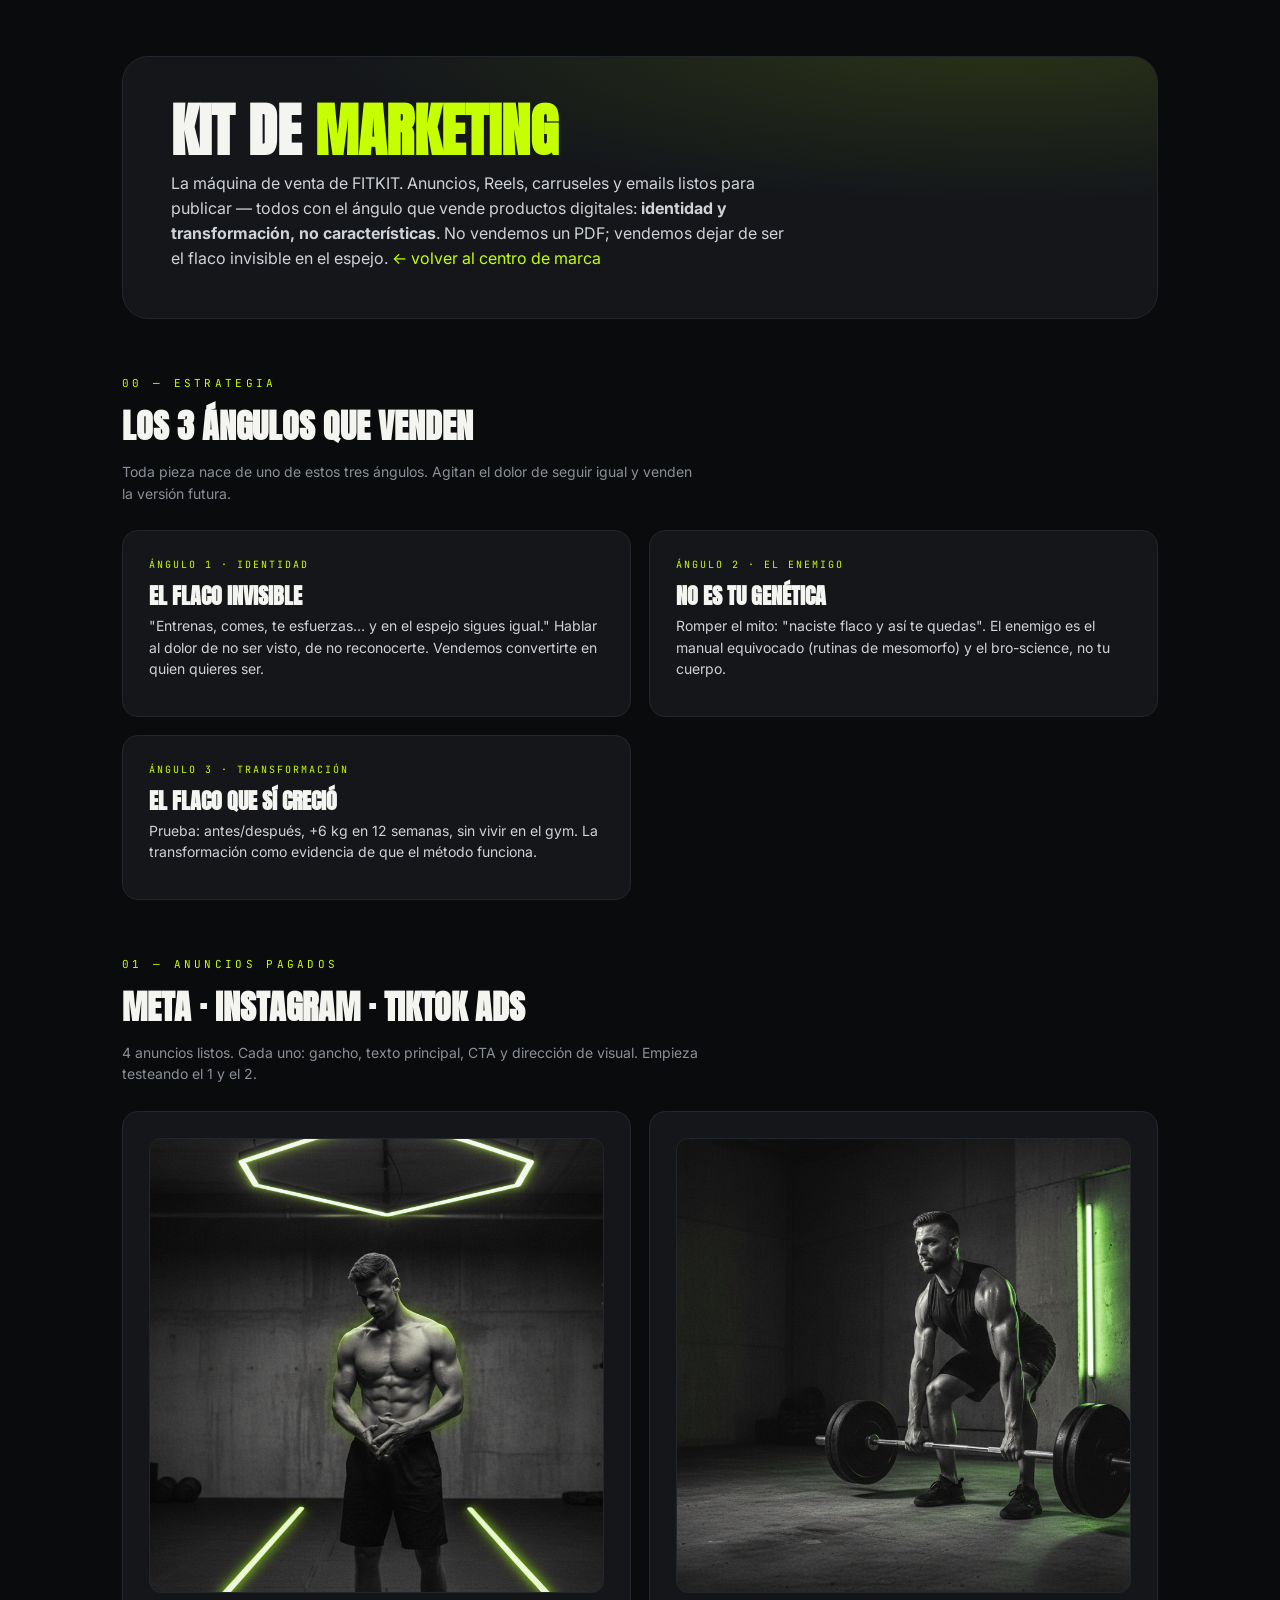
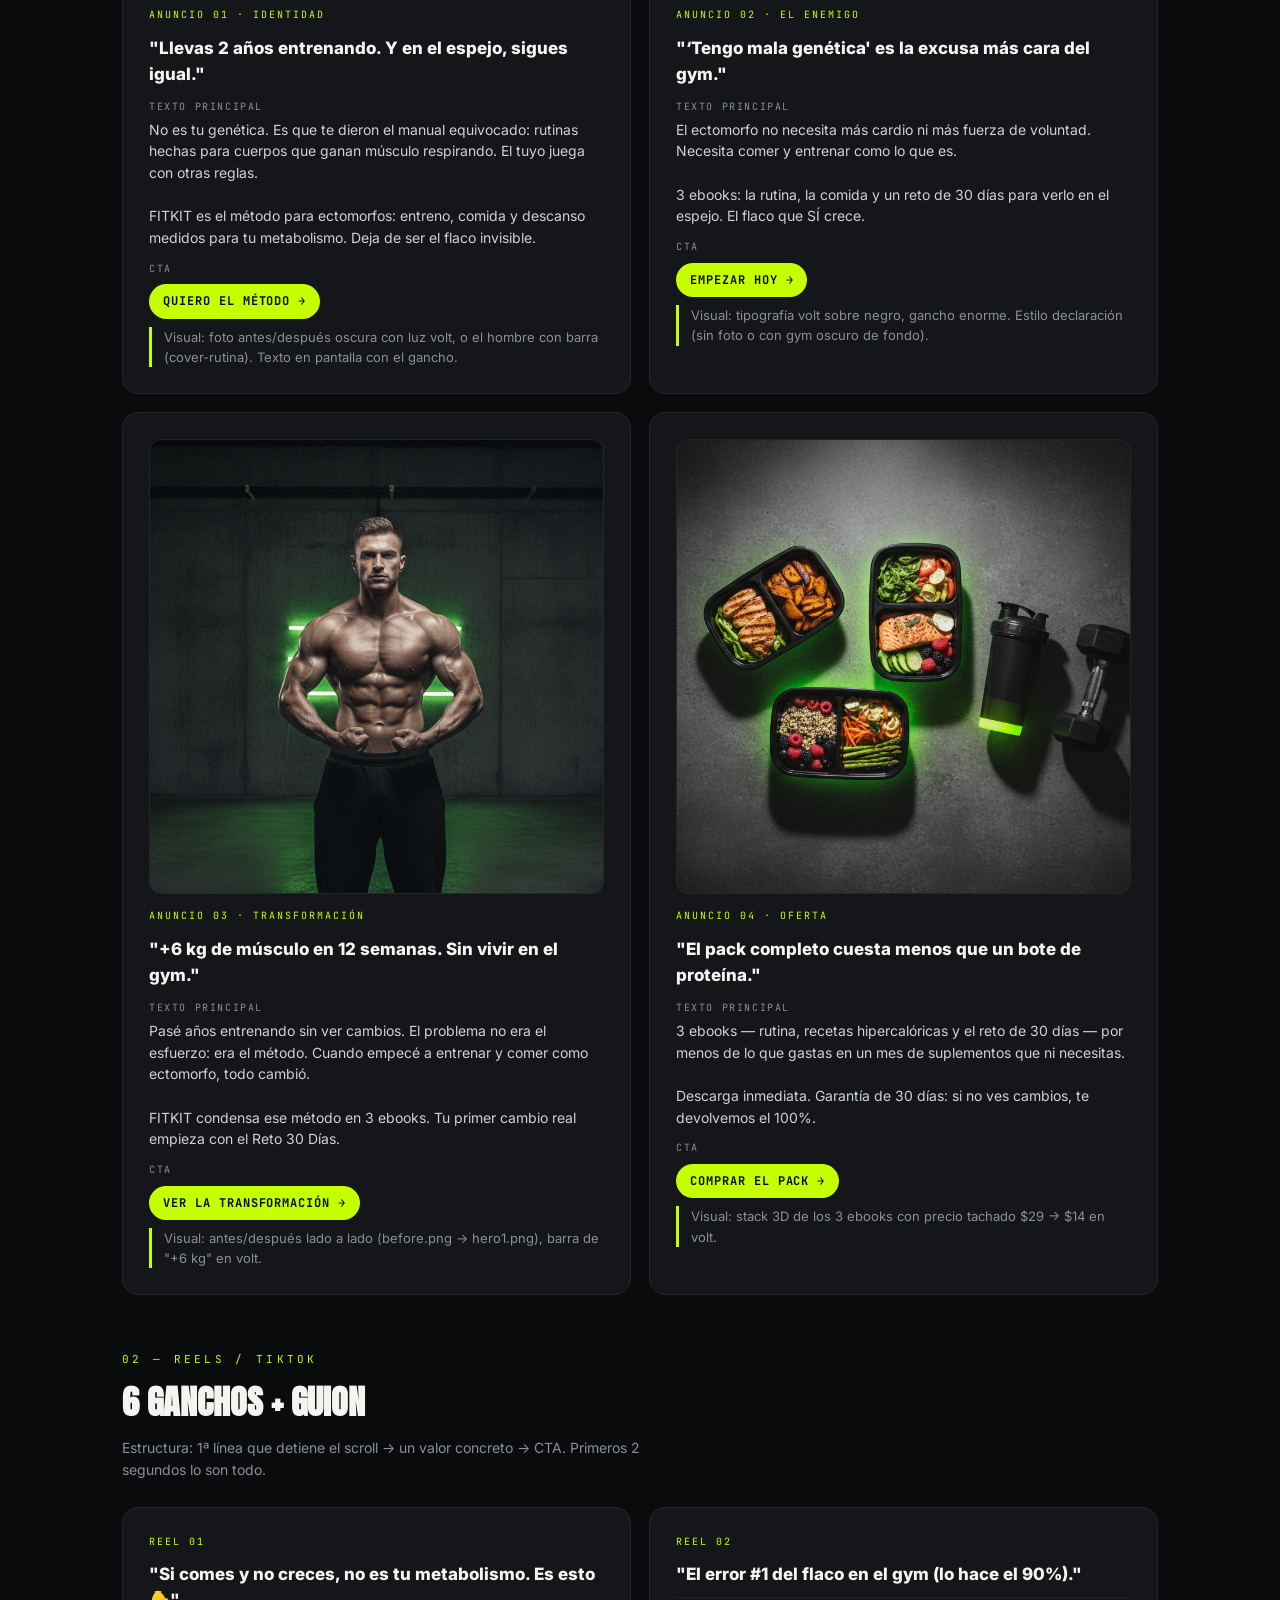
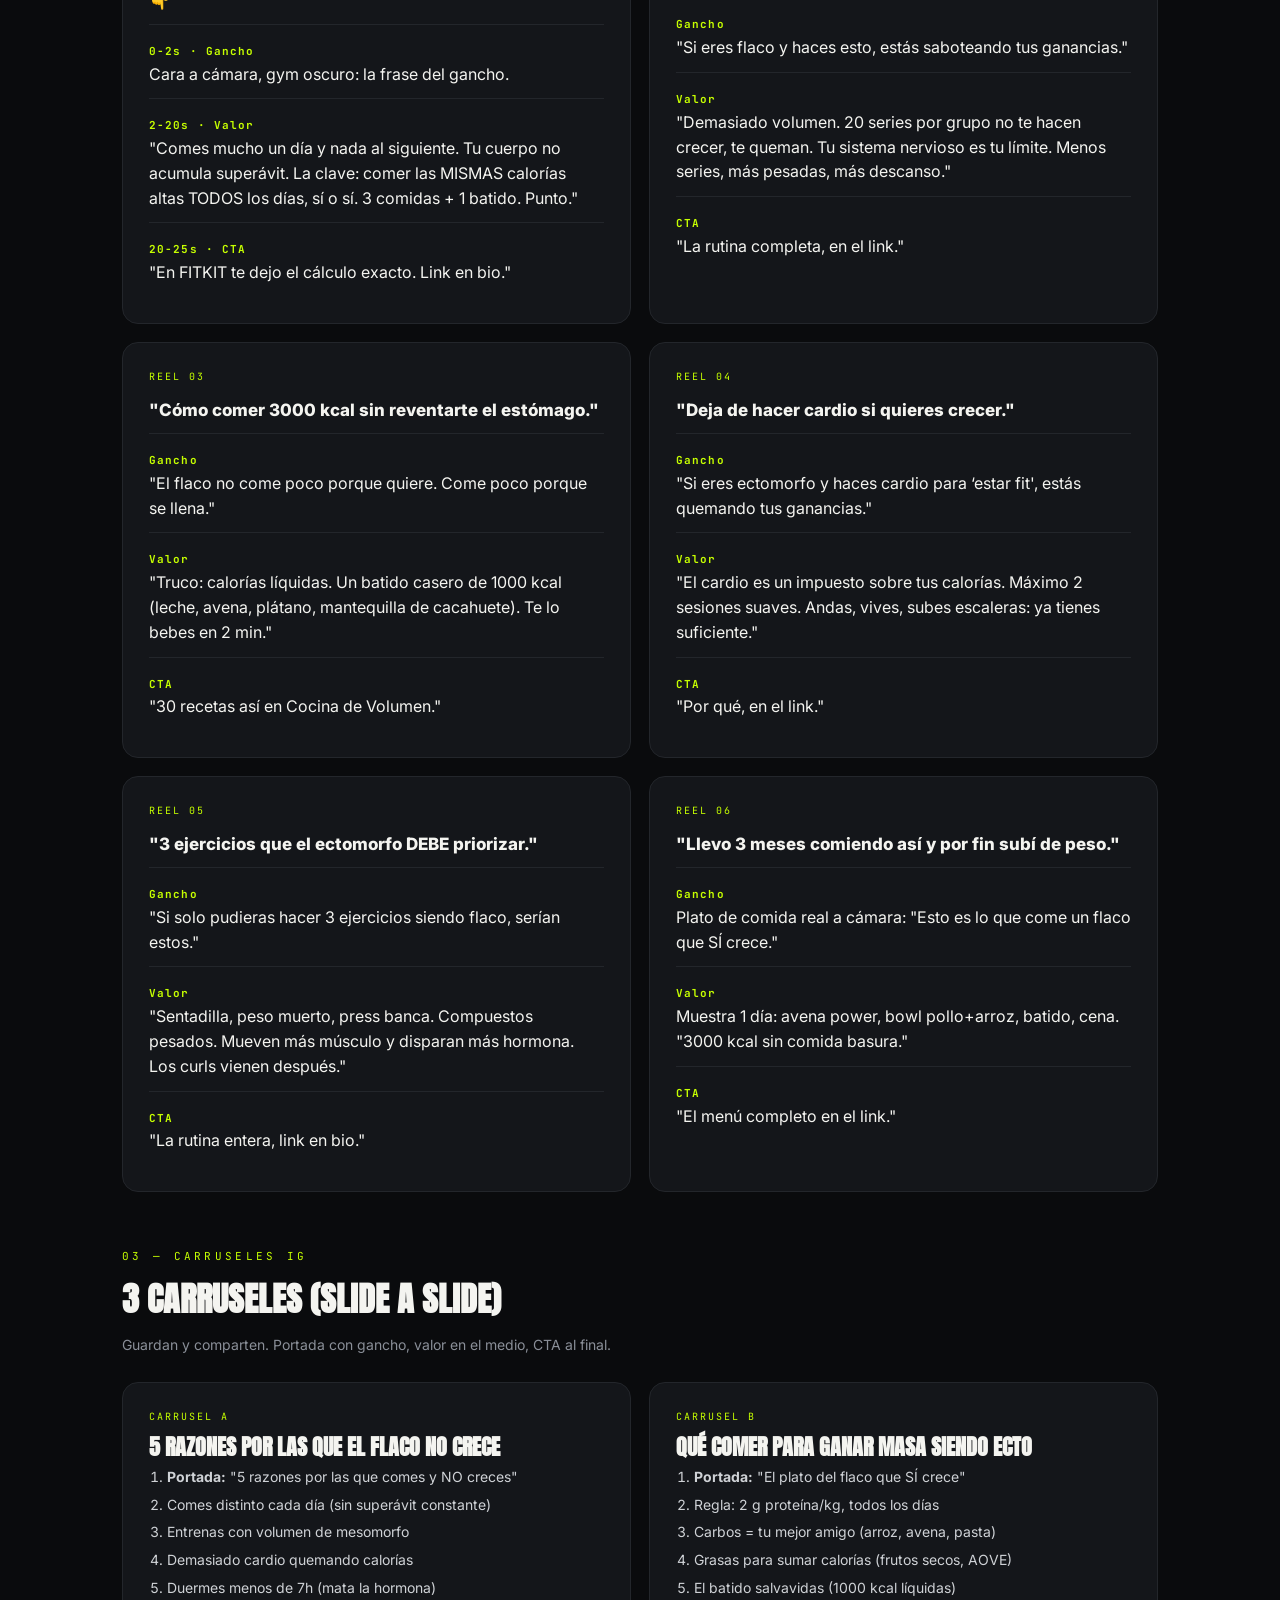
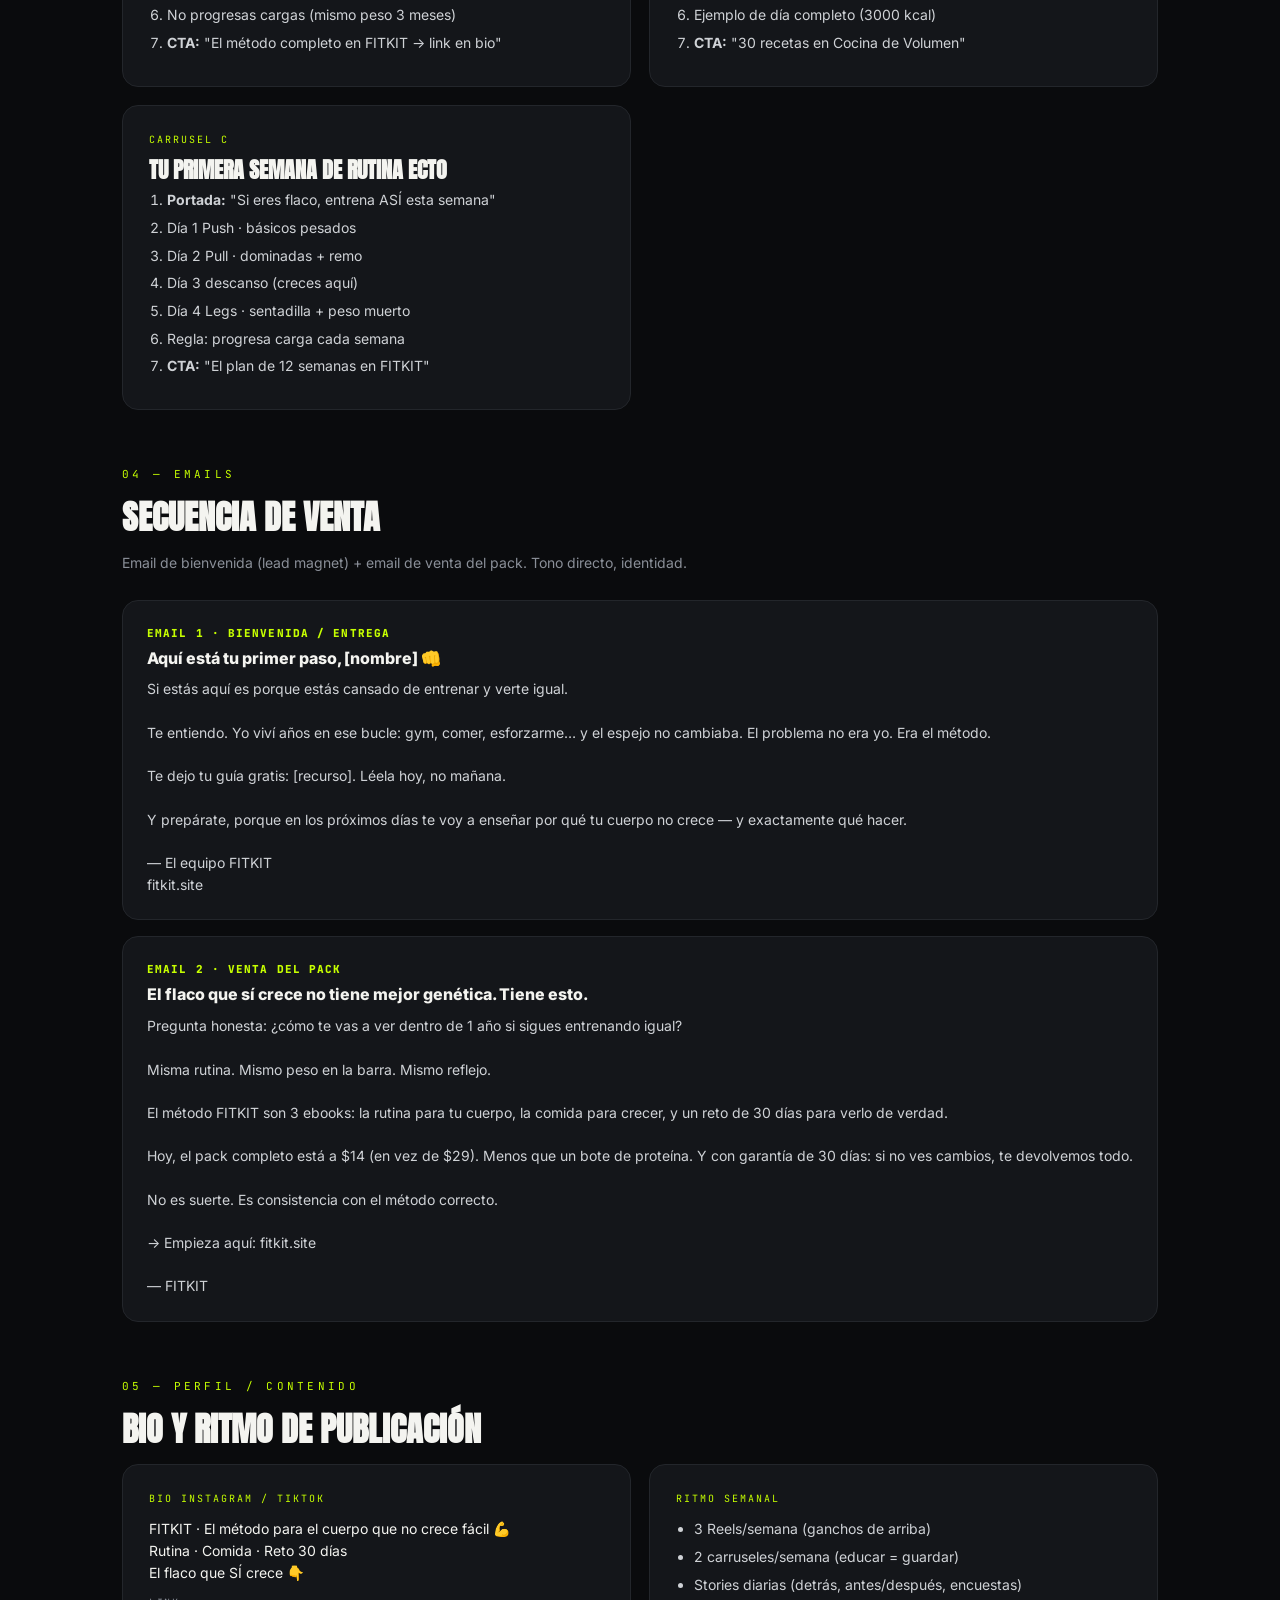
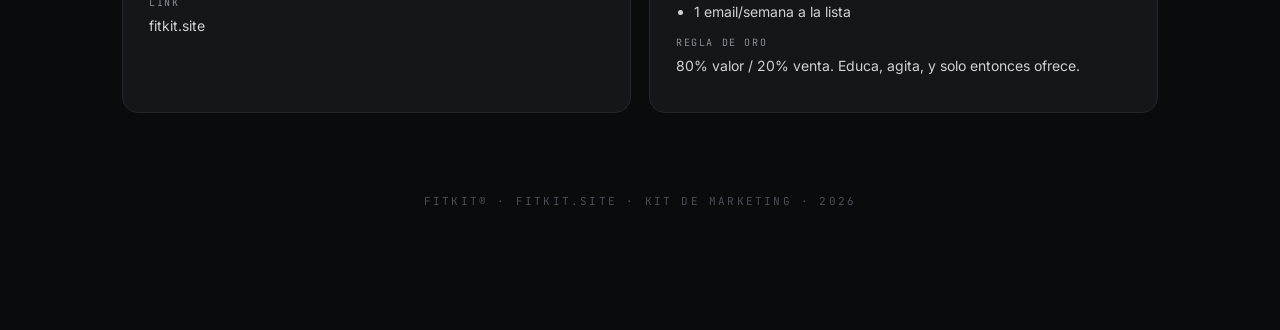
<file: marketing.html>
<!DOCTYPE html>
<html lang="es">
<head>
<meta charset="UTF-8">
<meta name="viewport" content="width=device-width, initial-scale=1.0">
<title>FITKIT · Kit de marketing</title>
<link rel="icon" href="brand/favicon.svg">
<link rel="stylesheet" href="brand/tokens.css">
<style>
  *{box-sizing:border-box;margin:0;padding:0}
  body{font-family:var(--font-body);background:var(--black);color:var(--bone);-webkit-font-smoothing:antialiased;line-height:1.55}
  .wrap{max-width:1100px;margin:0 auto;padding:56px 32px 120px}
  a{color:var(--volt);text-decoration:none}
  .hero{border:1px solid var(--black-line);border-radius:var(--radius-lg);padding:48px;background:var(--black-soft);position:relative;overflow:hidden;margin-bottom:8px}
  .hero::after{content:"";position:absolute;inset:0;background:radial-gradient(120% 120% at 85% -10%,rgba(198,255,0,.13),transparent 55%)}
  .hero h1{font-family:var(--font-display);font-size:clamp(34px,5vw,58px);text-transform:uppercase;line-height:.9;position:relative}
  .hero h1 .v{color:var(--volt)}
  .hero p{color:#cfd2d6;max-width:62ch;margin-top:14px;position:relative;font-size:16px}
  .sec{margin-top:56px}
  .sec>.k{font-family:var(--font-mono);font-size:11px;letter-spacing:.3em;text-transform:uppercase;color:var(--volt);margin-bottom:8px}
  .sec>h2{font-family:var(--font-display);font-size:34px;text-transform:uppercase;margin-bottom:8px}
  .sec>.desc{color:var(--gray);font-size:14px;margin-bottom:26px;max-width:64ch}
  .grid2{display:grid;grid-template-columns:1fr 1fr;gap:18px}
  .card{border:1px solid var(--black-line);border-radius:var(--radius);background:var(--black-soft);padding:26px}
  .card .tag{font-family:var(--font-mono);font-size:10px;letter-spacing:.2em;text-transform:uppercase;color:var(--volt);margin-bottom:12px}
  .card h3{font-family:var(--font-display);font-size:22px;text-transform:uppercase;line-height:1;margin-bottom:8px}
  .card .hook{font-weight:800;font-size:17px;color:var(--bone);margin-bottom:10px}
  .card p{color:#cfd2d6;font-size:14px;margin-bottom:10px}
  .card .label{font-family:var(--font-mono);font-size:10px;letter-spacing:.16em;text-transform:uppercase;color:var(--gray);margin:12px 0 4px}
  .cta{display:inline-block;font-family:var(--font-mono);font-weight:700;font-size:12px;letter-spacing:.08em;text-transform:uppercase;background:var(--volt);color:var(--black);padding:8px 14px;border-radius:999px;margin-top:4px}
  .visual{font-size:13px;color:var(--gray);border-left:3px solid var(--volt);padding-left:12px;margin-top:8px}
  ol,ul{margin:6px 0 0 18px}
  li{font-size:14px;color:#cfd2d6;margin-bottom:6px}
  .script{counter-reset:beat}
  .beat{border-top:1px solid var(--black-line);padding:12px 0}
  .beat b{color:var(--volt);font-family:var(--font-mono);font-size:11px;letter-spacing:.1em}
  .pill{display:inline-block;font-family:var(--font-mono);font-size:11px;background:var(--black);border:1px solid var(--black-line);color:var(--bone);padding:7px 12px;border-radius:8px;margin:0 6px 8px 0}
  .email{border:1px solid var(--black-line);border-radius:var(--radius);background:var(--black-soft);padding:24px;margin-bottom:16px}
  .email .subj{font-weight:800;color:var(--bone);font-size:16px;margin-bottom:8px}
  .email .subj span{color:var(--volt);font-family:var(--font-mono);font-size:11px;letter-spacing:.1em;display:block;text-transform:uppercase;margin-bottom:4px}
  .email pre{white-space:pre-wrap;font-family:var(--font-body);font-size:14px;color:#cfd2d6}
  .adimg{aspect-ratio:1/1;border-radius:12px;background:var(--black) center/cover;margin-bottom:14px;border:1px solid var(--black-line)}
  footer{margin-top:80px;font-family:var(--font-mono);font-size:11px;letter-spacing:.2em;text-transform:uppercase;color:var(--gray-dark);text-align:center}
  @media(max-width:820px){.grid2{grid-template-columns:1fr}}
</style>
</head>
<body>
<div class="wrap">
  <div class="hero">
    <h1>Kit de <span class="v">marketing</span></h1>
    <p>La máquina de venta de FITKIT. Anuncios, Reels, carruseles y emails listos para publicar — todos con el ángulo que vende productos digitales: <strong>identidad y transformación, no características</strong>. No vendemos un PDF; vendemos dejar de ser el flaco invisible en el espejo. <a href="index.html">← volver al centro de marca</a></p>
  </div>

  <!-- ANGULOS -->
  <section class="sec">
    <div class="k">00 — Estrategia</div>
    <h2>Los 3 ángulos que venden</h2>
    <div class="desc">Toda pieza nace de uno de estos tres ángulos. Agitan el dolor de seguir igual y venden la versión futura.</div>
    <div class="grid2">
      <div class="card"><div class="tag">Ángulo 1 · Identidad</div><h3>El flaco invisible</h3><p>"Entrenas, comes, te esfuerzas… y en el espejo sigues igual." Hablar al dolor de no ser visto, de no reconocerte. Vendemos convertirte en quien quieres ser.</p></div>
      <div class="card"><div class="tag">Ángulo 2 · El enemigo</div><h3>No es tu genética</h3><p>Romper el mito: "naciste flaco y así te quedas". El enemigo es el manual equivocado (rutinas de mesomorfo) y el bro-science, no tu cuerpo.</p></div>
      <div class="card"><div class="tag">Ángulo 3 · Transformación</div><h3>El flaco que SÍ creció</h3><p>Prueba: antes/después, +6 kg en 12 semanas, sin vivir en el gym. La transformación como evidencia de que el método funciona.</p></div>
    </div>
  </section>

  <!-- ADS PAGADOS -->
  <section class="sec">
    <div class="k">01 — Anuncios pagados</div>
    <h2>Meta · Instagram · TikTok Ads</h2>
    <div class="desc">4 anuncios listos. Cada uno: gancho, texto principal, CTA y dirección de visual. Empieza testeando el 1 y el 2.</div>
    <div class="grid2">

      <div class="card">
        <div class="adimg" style="background-image:url('marketing/ad-1.png')"></div>
        <div class="tag">Anuncio 01 · Identidad</div>
        <div class="hook">"Llevas 2 años entrenando. Y en el espejo, sigues igual."</div>
        <div class="label">Texto principal</div>
        <p>No es tu genética. Es que te dieron el manual equivocado: rutinas hechas para cuerpos que ganan músculo respirando. El tuyo juega con otras reglas.<br><br>FITKIT es el método para ectomorfos: entreno, comida y descanso medidos para tu metabolismo. Deja de ser el flaco invisible.</p>
        <div class="label">CTA</div><span class="cta">Quiero el método →</span>
        <div class="visual">Visual: foto antes/después oscura con luz volt, o el hombre con barra (cover-rutina). Texto en pantalla con el gancho.</div>
      </div>

      <div class="card">
        <div class="adimg" style="background-image:url('marketing/ad-2.png')"></div>
        <div class="tag">Anuncio 02 · El enemigo</div>
        <div class="hook">"‘Tengo mala genética' es la excusa más cara del gym."</div>
        <div class="label">Texto principal</div>
        <p>El ectomorfo no necesita más cardio ni más fuerza de voluntad. Necesita comer y entrenar como lo que es.<br><br>3 ebooks: la rutina, la comida y un reto de 30 días para verlo en el espejo. El flaco que SÍ crece.</p>
        <div class="label">CTA</div><span class="cta">Empezar hoy →</span>
        <div class="visual">Visual: tipografía volt sobre negro, gancho enorme. Estilo declaración (sin foto o con gym oscuro de fondo).</div>
      </div>

      <div class="card">
        <div class="adimg" style="background-image:url('marketing/ad-3.png')"></div>
        <div class="tag">Anuncio 03 · Transformación</div>
        <div class="hook">"+6 kg de músculo en 12 semanas. Sin vivir en el gym."</div>
        <div class="label">Texto principal</div>
        <p>Pasé años entrenando sin ver cambios. El problema no era el esfuerzo: era el método. Cuando empecé a entrenar y comer como ectomorfo, todo cambió.<br><br>FITKIT condensa ese método en 3 ebooks. Tu primer cambio real empieza con el Reto 30 Días.</p>
        <div class="label">CTA</div><span class="cta">Ver la transformación →</span>
        <div class="visual">Visual: antes/después lado a lado (before.png → hero1.png), barra de "+6 kg" en volt.</div>
      </div>

      <div class="card">
        <div class="adimg" style="background-image:url('marketing/ad-4.png')"></div>
        <div class="tag">Anuncio 04 · Oferta</div>
        <div class="hook">"El pack completo cuesta menos que un bote de proteína."</div>
        <div class="label">Texto principal</div>
        <p>3 ebooks — rutina, recetas hipercalóricas y el reto de 30 días — por menos de lo que gastas en un mes de suplementos que ni necesitas.<br><br>Descarga inmediata. Garantía de 30 días: si no ves cambios, te devolvemos el 100%.</p>
        <div class="label">CTA</div><span class="cta">Comprar el pack →</span>
        <div class="visual">Visual: stack 3D de los 3 ebooks con precio tachado $29 → $14 en volt.</div>
      </div>

    </div>
  </section>

  <!-- REELS / TIKTOK -->
  <section class="sec">
    <div class="k">02 — Reels / TikTok</div>
    <h2>6 ganchos + guion</h2>
    <div class="desc">Estructura: 1ª línea que detiene el scroll → un valor concreto → CTA. Primeros 2 segundos lo son todo.</div>
    <div class="grid2">
      <div class="card"><div class="tag">Reel 01</div><div class="hook">"Si comes y no creces, no es tu metabolismo. Es esto 👇"</div><div class="script">
        <div class="beat"><b>0-2s · Gancho</b><br>Cara a cámara, gym oscuro: la frase del gancho.</div>
        <div class="beat"><b>2-20s · Valor</b><br>"Comes mucho un día y nada al siguiente. Tu cuerpo no acumula superávit. La clave: comer las MISMAS calorías altas TODOS los días, sí o sí. 3 comidas + 1 batido. Punto."</div>
        <div class="beat"><b>20-25s · CTA</b><br>"En FITKIT te dejo el cálculo exacto. Link en bio."</div>
      </div></div>
      <div class="card"><div class="tag">Reel 02</div><div class="hook">"El error #1 del flaco en el gym (lo hace el 90%)."</div><div class="script">
        <div class="beat"><b>Gancho</b><br>"Si eres flaco y haces esto, estás saboteando tus ganancias."</div>
        <div class="beat"><b>Valor</b><br>"Demasiado volumen. 20 series por grupo no te hacen crecer, te queman. Tu sistema nervioso es tu límite. Menos series, más pesadas, más descanso."</div>
        <div class="beat"><b>CTA</b><br>"La rutina completa, en el link."</div>
      </div></div>
      <div class="card"><div class="tag">Reel 03</div><div class="hook">"Cómo comer 3000 kcal sin reventarte el estómago."</div><div class="script">
        <div class="beat"><b>Gancho</b><br>"El flaco no come poco porque quiere. Come poco porque se llena."</div>
        <div class="beat"><b>Valor</b><br>"Truco: calorías líquidas. Un batido casero de 1000 kcal (leche, avena, plátano, mantequilla de cacahuete). Te lo bebes en 2 min."</div>
        <div class="beat"><b>CTA</b><br>"30 recetas así en Cocina de Volumen."</div>
      </div></div>
      <div class="card"><div class="tag">Reel 04</div><div class="hook">"Deja de hacer cardio si quieres crecer."</div><div class="script">
        <div class="beat"><b>Gancho</b><br>"Si eres ectomorfo y haces cardio para ‘estar fit', estás quemando tus ganancias."</div>
        <div class="beat"><b>Valor</b><br>"El cardio es un impuesto sobre tus calorías. Máximo 2 sesiones suaves. Andas, vives, subes escaleras: ya tienes suficiente."</div>
        <div class="beat"><b>CTA</b><br>"Por qué, en el link."</div>
      </div></div>
      <div class="card"><div class="tag">Reel 05</div><div class="hook">"3 ejercicios que el ectomorfo DEBE priorizar."</div><div class="script">
        <div class="beat"><b>Gancho</b><br>"Si solo pudieras hacer 3 ejercicios siendo flaco, serían estos."</div>
        <div class="beat"><b>Valor</b><br>"Sentadilla, peso muerto, press banca. Compuestos pesados. Mueven más músculo y disparan más hormona. Los curls vienen después."</div>
        <div class="beat"><b>CTA</b><br>"La rutina entera, link en bio."</div>
      </div></div>
      <div class="card"><div class="tag">Reel 06</div><div class="hook">"Llevo 3 meses comiendo así y por fin subí de peso."</div><div class="script">
        <div class="beat"><b>Gancho</b><br>Plato de comida real a cámara: "Esto es lo que come un flaco que SÍ crece."</div>
        <div class="beat"><b>Valor</b><br>Muestra 1 día: avena power, bowl pollo+arroz, batido, cena. "3000 kcal sin comida basura."</div>
        <div class="beat"><b>CTA</b><br>"El menú completo en el link."</div>
      </div></div>
    </div>
  </section>

  <!-- CARRUSELES -->
  <section class="sec">
    <div class="k">03 — Carruseles IG</div>
    <h2>3 carruseles (slide a slide)</h2>
    <div class="desc">Guardan y comparten. Portada con gancho, valor en el medio, CTA al final.</div>
    <div class="grid2">
      <div class="card"><div class="tag">Carrusel A</div><h3>5 razones por las que el flaco no crece</h3>
        <ol><li><b>Portada:</b> "5 razones por las que comes y NO creces"</li><li>Comes distinto cada día (sin superávit constante)</li><li>Entrenas con volumen de mesomorfo</li><li>Demasiado cardio quemando calorías</li><li>Duermes menos de 7h (mata la hormona)</li><li>No progresas cargas (mismo peso 3 meses)</li><li><b>CTA:</b> "El método completo en FITKIT → link en bio"</li></ol></div>
      <div class="card"><div class="tag">Carrusel B</div><h3>Qué comer para ganar masa siendo ecto</h3>
        <ol><li><b>Portada:</b> "El plato del flaco que SÍ crece"</li><li>Regla: 2 g proteína/kg, todos los días</li><li>Carbos = tu mejor amigo (arroz, avena, pasta)</li><li>Grasas para sumar calorías (frutos secos, AOVE)</li><li>El batido salvavidas (1000 kcal líquidas)</li><li>Ejemplo de día completo (3000 kcal)</li><li><b>CTA:</b> "30 recetas en Cocina de Volumen"</li></ol></div>
      <div class="card"><div class="tag">Carrusel C</div><h3>Tu primera semana de rutina ecto</h3>
        <ol><li><b>Portada:</b> "Si eres flaco, entrena ASÍ esta semana"</li><li>Día 1 Push · básicos pesados</li><li>Día 2 Pull · dominadas + remo</li><li>Día 3 descanso (creces aquí)</li><li>Día 4 Legs · sentadilla + peso muerto</li><li>Regla: progresa carga cada semana</li><li><b>CTA:</b> "El plan de 12 semanas en FITKIT"</li></ol></div>
    </div>
  </section>

  <!-- EMAILS -->
  <section class="sec">
    <div class="k">04 — Emails</div>
    <h2>Secuencia de venta</h2>
    <div class="desc">Email de bienvenida (lead magnet) + email de venta del pack. Tono directo, identidad.</div>
    <div class="email">
      <div class="subj"><span>Email 1 · Bienvenida / entrega</span>Aquí está tu primer paso, [nombre] 👊</div>
      <pre>Si estás aquí es porque estás cansado de entrenar y verte igual.

Te entiendo. Yo viví años en ese bucle: gym, comer, esforzarme… y el espejo no cambiaba. El problema no era yo. Era el método.

Te dejo tu guía gratis: [recurso]. Léela hoy, no mañana.

Y prepárate, porque en los próximos días te voy a enseñar por qué tu cuerpo no crece — y exactamente qué hacer.

— El equipo FITKIT
fitkit.site</pre>
    </div>
    <div class="email">
      <div class="subj"><span>Email 2 · Venta del pack</span>El flaco que sí crece no tiene mejor genética. Tiene esto.</div>
      <pre>Pregunta honesta: ¿cómo te vas a ver dentro de 1 año si sigues entrenando igual?

Misma rutina. Mismo peso en la barra. Mismo reflejo.

El método FITKIT son 3 ebooks: la rutina para tu cuerpo, la comida para crecer, y un reto de 30 días para verlo de verdad.

Hoy, el pack completo está a $14 (en vez de $29). Menos que un bote de proteína. Y con garantía de 30 días: si no ves cambios, te devolvemos todo.

No es suerte. Es consistencia con el método correcto.

→ Empieza aquí: fitkit.site

— FITKIT</pre>
    </div>
  </section>

  <!-- PERFIL -->
  <section class="sec">
    <div class="k">05 — Perfil / contenido</div>
    <h2>Bio y ritmo de publicación</h2>
    <div class="grid2">
      <div class="card"><div class="tag">Bio Instagram / TikTok</div>
        <p style="color:var(--bone)">FITKIT · El método para el cuerpo que no crece fácil 💪<br>Rutina · Comida · Reto 30 días<br>El flaco que SÍ crece 👇</p>
        <div class="label">Link</div><p>fitkit.site</p></div>
      <div class="card"><div class="tag">Ritmo semanal</div>
        <ul><li>3 Reels/semana (ganchos de arriba)</li><li>2 carruseles/semana (educar = guardar)</li><li>Stories diarias (detrás, antes/después, encuestas)</li><li>1 email/semana a la lista</li></ul>
        <div class="label">Regla de oro</div><p>80% valor / 20% venta. Educa, agita, y solo entonces ofrece.</p></div>
    </div>
  </section>

  <footer>FITKIT® · fitkit.site · Kit de marketing · 2026</footer>
</div>
</body>
</html>
</file>
<file: brand/tokens.css>
/* ============================================
   FITKIT · DESIGN TOKENS (rumbo VOLT)
   fitkit.site — sistema de marca compartido
   ============================================ */

@import url('https://fonts.googleapis.com/css2?family=Anton&family=Bebas+Neue&family=Inter:wght@300;400;500;600;700;800;900&family=JetBrains+Mono:wght@400;700;800&display=swap');

:root {
  /* ---- Color ---- */
  --volt: #C6FF00;        /* acento principal — verde lima neón */
  --volt-deep: #A6D900;   /* volt apagado para hovers/sombras */
  --black: #0A0B0D;       /* fondo principal */
  --black-soft: #14161A;  /* superficies elevadas */
  --black-line: #23262B;  /* bordes sutiles */
  --bone: #F4F4F0;        /* blanco hueso — texto sobre negro */
  --gray: #8A8F98;        /* texto secundario */
  --gray-dark: #4A4E55;

  /* ---- Tipografía ---- */
  --font-display: 'Anton', 'Bebas Neue', Impact, sans-serif;
  --font-body: 'Inter', -apple-system, BlinkMacSystemFont, sans-serif;
  --font-mono: 'JetBrains Mono', monospace;

  /* ---- Escala / ritmo ---- */
  --radius: 16px;
  --radius-lg: 26px;
  --ease: cubic-bezier(.2,.7,.2,1);

  /* ---- Espaciado · base 8pt ---- */
  --space-1: 4px;  --space-2: 8px;   --space-3: 12px; --space-4: 16px;
  --space-5: 24px; --space-6: 32px;  --space-7: 48px; --space-8: 64px;
  --space-9: 96px; --space-10: 128px;

  /* ---- Tiempos de movimiento ---- */
  --t-fast: .15s; --t: .25s; --t-slow: .5s;

  /* Breakpoints (referencia): sm 480 · md 768 · lg 1024 · xl 1280 */
}

/* ============================================
   MOVIMIENTO · keyframes + utilidades
   ============================================ */
@keyframes fk-sweep { 0%{transform:translateX(-120%)} 100%{transform:translateX(220%)} }
@keyframes fk-fade-up { from{opacity:0;transform:translateY(14px)} to{opacity:1;transform:none} }
@keyframes fk-pulse { 0%,100%{box-shadow:0 0 0 0 rgba(198,255,0,.5)} 70%{box-shadow:0 0 0 12px rgba(198,255,0,0)} }
@keyframes fk-spin { to{transform:rotate(360deg)} }
.fk-anim-up { animation: fk-fade-up .6s var(--ease) both; }
.fk-pulse { animation: fk-pulse 1.8s var(--ease) infinite; }
.fk-loader { width:34px; height:34px; border-radius:50%; border:3px solid var(--black-line); border-top-color:var(--volt); animation: fk-spin .8s linear infinite; }
/* barra con barrido volt (loaders/hero) */
.fk-sweep { position:relative; overflow:hidden; }
.fk-sweep::after { content:""; position:absolute; top:0; bottom:0; width:40%;
  background:linear-gradient(90deg, transparent, rgba(198,255,0,.35), transparent); animation: fk-sweep 1.6s var(--ease) infinite; }

/* ============================================
   ACCESIBILIDAD · pares de texto seguros (AA)
   --------------------------------------------
   ✓ bone (#F4F4F0) sobre negro (#0A0B0D)      → alto contraste
   ✓ volt (#C6FF00) sobre negro                → solo títulos/acento, NO body
   ✓ negro sobre volt                          → texto sobre botones volt
   ✗ volt sobre blanco/hueso                   → NO PASA AA, prohibido
   ✗ gris (#8A8F98) sobre negro                → solo texto >=14px secundario
   ============================================ */

/* ============================================
   COMPONENTES DE EBOOK
   ============================================ */
.fk-exercise {
  display: grid; grid-template-columns: 120px 1fr; gap: var(--space-5);
  background: var(--black-soft); border: 1px solid var(--black-line);
  border-radius: var(--radius); padding: var(--space-5); align-items: center;
}
.fk-exercise__img { width: 120px; height: 120px; border-radius: 12px; object-fit: cover; background: var(--black); }
.fk-exercise__name { font-family: var(--font-display); font-size: 26px; text-transform: uppercase; color: var(--bone); line-height: .95; }
.fk-exercise__meta { display: flex; gap: var(--space-3); margin-top: var(--space-3); flex-wrap: wrap; }
.fk-tag { font-family: var(--font-mono); font-size: 11px; font-weight: 700; letter-spacing: .08em; text-transform: uppercase;
  background: var(--black); border: 1px solid var(--black-line); color: var(--bone); padding: 6px 12px; border-radius: 8px; }
.fk-tag b { color: var(--volt); }
.fk-exercise__muscle { width: 56px; height: 56px; border-radius: 10px; background: var(--black); object-fit: cover; }

.fk-recipe { background: var(--black-soft); border: 1px solid var(--black-line); border-radius: var(--radius); overflow: hidden; }
.fk-recipe__img { width: 100%; height: 150px; object-fit: cover; background: var(--black); }
.fk-recipe__body { padding: var(--space-5); }
.fk-recipe__name { font-family: var(--font-display); font-size: 24px; text-transform: uppercase; color: var(--bone); }
.fk-macros { display: flex; gap: var(--space-2); margin-top: var(--space-4); }
.fk-macro { flex: 1; background: var(--black); border-radius: 10px; padding: var(--space-3); text-align: center; }
.fk-macro b { display: block; font-family: var(--font-display); font-size: 22px; color: var(--volt); }
.fk-macro span { font-family: var(--font-mono); font-size: 9px; letter-spacing: .1em; color: var(--gray); text-transform: uppercase; }

.fk-day { background: var(--black-soft); border: 1px solid var(--black-line); border-radius: var(--radius); padding: var(--space-5); }
.fk-day__num { font-family: var(--font-display); font-size: 56px; line-height: .8; color: var(--volt); }
.fk-day__num small { font-family: var(--font-mono); font-size: 10px; letter-spacing: .2em; color: var(--gray); display: block; text-transform: uppercase; }
.fk-check { display: flex; align-items: center; gap: 10px; font-size: 14px; color: var(--bone); padding: 8px 0; border-bottom: 1px solid var(--black-line); }
.fk-check i { width: 18px; height: 18px; border-radius: 5px; border: 2px solid var(--volt); flex: 0 0 auto; }
.fk-check.done i { background: var(--volt); }
.fk-check.done span { color: var(--gray); text-decoration: line-through; }

.fk-callout { border-radius: var(--radius); padding: var(--space-5); border-left: 4px solid var(--volt); background: var(--black-soft); }
.fk-callout__label { font-family: var(--font-mono); font-size: 11px; letter-spacing: .18em; text-transform: uppercase; color: var(--volt); margin-bottom: 8px; }
.fk-callout p { color: #cfd2d6; font-size: 14px; margin: 0; }
.fk-callout--warn { border-left-color: #ff6b5e; } .fk-callout--warn .fk-callout__label { color: #ff6b5e; }
.fk-callout--quote { border: 0; border-left: 0; text-align: center; }
.fk-callout--quote p { font-family: var(--font-display); text-transform: uppercase; font-size: 28px; color: var(--bone); line-height: 1; }
.fk-callout--quote p em { color: var(--volt); font-style: normal; }

/* ============================================
   COMERCIO · oferta, pack, garantía, reseñas
   ============================================ */
.fk-offer { display: flex; align-items: baseline; gap: var(--space-3); }
.fk-offer .now { font-family: var(--font-display); font-size: 56px; color: var(--volt); line-height: .8; }
.fk-offer .now .cur { font-size: 24px; vertical-align: super; }
.fk-offer .was { font-family: var(--font-body); font-size: 18px; color: var(--gray); text-decoration: line-through; font-weight: 600; }
.fk-offer .off { font-family: var(--font-mono); font-size: 11px; font-weight: 700; letter-spacing: .1em; background: var(--volt); color: var(--black); padding: 6px 10px; border-radius: 8px; }
.fk-pack-badge { display: inline-flex; align-items: center; gap: 8px; font-family: var(--font-mono); font-size: 11px; font-weight: 700;
  letter-spacing: .14em; text-transform: uppercase; background: var(--black); border: 1.5px solid var(--volt); color: var(--volt); padding: 8px 14px; border-radius: 999px; }
.fk-guarantee { display: inline-flex; align-items: center; gap: 12px; border: 1px dashed var(--black-line); border-radius: var(--radius); padding: var(--space-4) var(--space-5); }
.fk-guarantee__seal { width: 44px; height: 44px; border-radius: 50%; border: 2px solid var(--volt); display: flex; align-items: center; justify-content: center;
  font-family: var(--font-display); font-size: 16px; color: var(--volt); flex: 0 0 auto; }
.fk-guarantee b { color: var(--bone); font-size: 14px; } .fk-guarantee span { color: var(--gray); font-size: 12px; }
.fk-stars { color: var(--volt); font-size: 18px; letter-spacing: 2px; }
.fk-stars + span { font-family: var(--font-mono); font-size: 12px; color: var(--gray); margin-left: 8px; }

/* ============================================
   PATRONES Y TEXTURAS · clases reutilizables
   ============================================ */
.fk-stripes {
  background-image: repeating-linear-gradient(45deg, var(--volt) 0 3px, transparent 3px 16px);
}
.fk-stripes-soft {
  background-image: repeating-linear-gradient(45deg, rgba(198,255,0,.14) 0 2px, transparent 2px 13px);
}
.fk-grid {
  background-image:
    linear-gradient(var(--black-line) 1px, transparent 1px),
    linear-gradient(90deg, var(--black-line) 1px, transparent 1px);
  background-size: 26px 26px;
}
.fk-halftone {
  background-image: radial-gradient(var(--volt) 1.6px, transparent 1.7px);
  background-size: 14px 14px;
}
.fk-grain {
  background-image: url("data:image/svg+xml,%3Csvg xmlns='http://www.w3.org/2000/svg' width='120' height='120'%3E%3Cfilter id='n'%3E%3CfeTurbulence type='fractalNoise' baseFrequency='0.85' numOctaves='2'/%3E%3C/filter%3E%3Crect width='100%25' height='100%25' filter='url(%23n)' opacity='0.06'/%3E%3C/svg%3E");
}
.fk-glow {
  background: radial-gradient(120% 120% at 80% -10%, rgba(198,255,0,.18), transparent 55%), var(--black);
}

/* ============================================
   COMPONENTES UI · botones, badges, tags, inputs
   ============================================ */
.fk-btn {
  display: inline-flex; align-items: center; gap: 10px;
  font-family: var(--font-body); font-weight: 800; font-size: 15px;
  letter-spacing: .02em; line-height: 1;
  padding: 16px 26px; border-radius: 999px; border: 0; cursor: pointer;
  text-decoration: none; transition: transform .15s var(--ease), background .15s var(--ease), box-shadow .15s var(--ease);
}
.fk-btn:active { transform: translateY(1px); }
.fk-btn--primary { background: var(--volt); color: var(--black); }
.fk-btn--primary:hover { background: #d4ff2e; box-shadow: 0 0 0 4px rgba(198,255,0,.18); }
.fk-btn--secondary { background: var(--bone); color: var(--black); }
.fk-btn--secondary:hover { background: #fff; }
.fk-btn--ghost { background: transparent; color: var(--bone); border: 1.5px solid var(--black-line); }
.fk-btn--ghost:hover { border-color: var(--volt); color: var(--volt); }
.fk-btn:disabled, .fk-btn--disabled { background: var(--black-line); color: var(--gray-dark); cursor: not-allowed; box-shadow: none; }

.fk-badge {
  display: inline-flex; align-items: center; gap: 7px;
  font-family: var(--font-mono); font-size: 11px; font-weight: 700;
  letter-spacing: .18em; text-transform: uppercase;
  padding: 8px 14px; border-radius: 999px; background: var(--volt); color: var(--black);
}
.fk-badge--outline { background: transparent; color: var(--volt); border: 1.5px solid var(--volt); }
.fk-badge--dark { background: var(--black); color: var(--volt); }

.fk-price {
  display: inline-flex; align-items: baseline; gap: 4px;
  font-family: var(--font-display); color: var(--bone); line-height: 1;
}
.fk-price .cur { font-size: 18px; color: var(--volt); }
.fk-price .amt { font-size: 44px; }
.fk-price .old { font-family: var(--font-body); font-size: 16px; color: var(--gray); text-decoration: line-through; margin-left: 8px; font-weight: 600; }

.fk-field {
  width: 100%; font-family: var(--font-body); font-size: 15px; color: var(--bone);
  background: var(--black-soft); border: 1.5px solid var(--black-line);
  border-radius: 12px; padding: 14px 16px; outline: none;
  transition: border-color .15s var(--ease);
}
.fk-field::placeholder { color: var(--gray-dark); }
.fk-field:focus { border-color: var(--volt); }

/* ---- Bloques de datos ---- */
.fk-progress { height: 12px; border-radius: 999px; background: var(--black-line); overflow: hidden; }
.fk-progress > i { display: block; height: 100%; background: var(--volt); border-radius: 999px; }
.fk-stat { font-family: var(--font-display); color: var(--volt); line-height: .8; }
.fk-stat small { display: block; font-family: var(--font-mono); font-size: 11px; letter-spacing: .12em; color: var(--gray); margin-top: 8px; text-transform: uppercase; }
</file>
<file: ebook-04-mujeres/styles.css>
/* ============================================
   ECTOKIT · EBOOK 01 - RUTINA ECTOMORFO
   Maqueta editorial premium A4
   Paleta: Negro + Amarillo eléctrico + Blanco
   ============================================ */

@import url('https://fonts.googleapis.com/css2?family=Bebas+Neue&family=Anton&family=Inter:wght@300;400;500;600;700;900&family=JetBrains+Mono:wght@400;700&display=swap');

/* ---------- Tokens ---------- */
:root {
  --black: #0A0B0D;
  --black-soft: #14161A;
  --yellow: #C6FF00;
  --yellow-bright: #D7FF4A;
  --white: #FFFFFF;
  --gray: #8A8F98;
  --gray-dark: #4A4E55;
  --gray-light: #E5E5E5;

  --font-display: 'Anton', 'Bebas Neue', Impact, sans-serif;
  --font-body: 'Inter', -apple-system, sans-serif;
  --font-mono: 'JetBrains Mono', monospace;
}

/* ---------- Page setup A4 ---------- */
@page {
  size: A4;
  margin: 0;
}

* {
  box-sizing: border-box;
  margin: 0;
  padding: 0;
  -webkit-print-color-adjust: exact;
  print-color-adjust: exact;
}

html, body {
  font-family: var(--font-body);
  color: var(--white);
  background: var(--black);
  font-size: 11pt;
  line-height: 1.55;
  -webkit-font-smoothing: antialiased;
  counter-reset: pagecount;
}

.page { counter-increment: pagecount; }

/* Auto page number — replaces hardcoded values */
.pagenum {
  font-size: 0;
}
.pagenum::before {
  content: counter(pagecount, decimal-leading-zero);
  font-family: var(--font-display);
  font-size: 10pt;
  color: var(--yellow);
  font-weight: 700;
}
.page--light .pagenum::before { color: var(--black); }

/* ---------- Page wrapper ---------- */
.page {
  width: 210mm;
  height: 297mm;
  padding: 22mm 20mm;
  position: relative;
  page-break-after: always;
  break-after: page;
  overflow: hidden;
  background: var(--black);
}

.page:last-child {
  page-break-after: auto;
}

.page--light {
  background: var(--white);
  color: var(--black);
}

.page--yellow {
  background: var(--yellow);
  color: var(--black);
}

/* ---------- Header / Footer ---------- */
.page-header {
  position: absolute;
  top: 12mm;
  left: 20mm;
  right: 20mm;
  display: flex;
  justify-content: space-between;
  align-items: center;
  font-family: var(--font-body);
  font-size: 7.5pt;
  font-weight: 600;
  letter-spacing: 0.2em;
  text-transform: uppercase;
  color: var(--gray);
}

.page-header .brand {
  color: var(--yellow);
}

.page-footer {
  position: absolute;
  bottom: 12mm;
  left: 20mm;
  right: 20mm;
  display: flex;
  justify-content: space-between;
  align-items: center;
  font-family: var(--font-mono);
  font-size: 8pt;
  letter-spacing: 0.05em;
  color: var(--gray);
}

.page-footer .pagenum {
  color: var(--yellow);
  font-weight: 700;
  font-size: 10pt;
}

.page--light .page-header { color: var(--gray-dark); }
.page--light .page-header .brand { color: var(--black); }
.page--light .page-footer { color: var(--gray-dark); }
.page--light .page-footer .pagenum { color: var(--black); }

/* ---------- COVER ---------- */
.cover {
  padding: 0;
  display: flex;
  flex-direction: column;
  justify-content: space-between;
  background: var(--black);
  position: relative;
  overflow: hidden;
}

.cover::before {
  content: '';
  position: absolute;
  inset: 0;
  background-image: url('assets/cover.jpg');
  background-size: cover;
  background-position: center;
  filter: grayscale(0%) contrast(1.15) brightness(0.55);
  z-index: 0;
}

.cover::after {
  content: '';
  position: absolute;
  inset: 0;
  background:
    linear-gradient(180deg, rgba(14,17,22,0.4) 0%, rgba(14,17,22,0.3) 35%, rgba(14,17,22,0.85) 70%, rgba(14,17,22,0.98) 100%),
    radial-gradient(ellipse at 80% 20%, rgba(198,255,0,0.25), transparent 50%),
    radial-gradient(ellipse at 20% 80%, rgba(198,255,0,0.12), transparent 60%);
  z-index: 1;
}

.cover > * { position: relative; z-index: 2; }

.cover__top {
  padding: 18mm 18mm 0;
  display: flex;
  justify-content: space-between;
  align-items: flex-start;
}

.cover__logo {
  font-family: var(--font-display);
  font-size: 18pt;
  letter-spacing: 0.18em;
  color: var(--yellow);
  line-height: 1;
}

.cover__tag {
  font-family: var(--font-mono);
  font-size: 8pt;
  color: var(--gray-light);
  letter-spacing: 0.15em;
  text-align: right;
  line-height: 1.4;
}

.cover__hero {
  flex: 1;
}

.cover__bottom {
  padding: 0 18mm 22mm;
  position: relative;
  z-index: 2;
}

.cover__eyebrow {
  font-family: var(--font-mono);
  font-size: 8.5pt;
  letter-spacing: 0.3em;
  color: var(--yellow);
  text-transform: uppercase;
  margin-bottom: 6mm;
  display: flex;
  align-items: center;
  gap: 4mm;
}

.cover__eyebrow::before {
  content: '';
  width: 16mm;
  height: 2px;
  background: var(--yellow);
}

.cover__title {
  font-family: var(--font-display);
  font-size: 92pt;
  line-height: 0.86;
  letter-spacing: -0.01em;
  color: var(--white);
  text-transform: uppercase;
  margin-bottom: 6mm;
}

.cover__title em {
  font-style: normal;
  color: var(--yellow);
  display: block;
}

.cover__subtitle {
  font-family: var(--font-body);
  font-size: 13pt;
  font-weight: 400;
  color: var(--gray-light);
  max-width: 130mm;
  margin-bottom: 12mm;
  line-height: 1.35;
}

.cover__meta {
  display: flex;
  justify-content: space-between;
  align-items: flex-end;
  border-top: 1px solid rgba(255,255,255,0.12);
  padding-top: 5mm;
}

.cover__meta-block {
  font-family: var(--font-mono);
  font-size: 7.5pt;
  letter-spacing: 0.2em;
  color: var(--gray);
  text-transform: uppercase;
}

.cover__meta-block strong {
  display: block;
  font-family: var(--font-display);
  font-size: 16pt;
  color: var(--white);
  letter-spacing: 0.05em;
  margin-top: 2mm;
}

.cover__url {
  font-family: var(--font-display);
  font-size: 18pt;
  letter-spacing: 0.15em;
  color: var(--yellow);
}

/* ---------- Copyright page ---------- */
.copyright-page {
  display: flex;
  flex-direction: column;
  justify-content: flex-end;
}

.copyright-page .small-print {
  font-size: 8pt;
  color: var(--gray);
  line-height: 1.7;
  max-width: 140mm;
}

.copyright-page .small-print h3 {
  font-family: var(--font-display);
  font-size: 14pt;
  color: var(--yellow);
  letter-spacing: 0.1em;
  margin-bottom: 4mm;
  text-transform: uppercase;
}

.copyright-page .small-print p {
  margin-bottom: 3mm;
}

/* ---------- TOC ---------- */
.toc-eyebrow {
  font-family: var(--font-mono);
  font-size: 8pt;
  letter-spacing: 0.3em;
  color: var(--yellow);
  text-transform: uppercase;
  margin-bottom: 4mm;
}

.toc-title {
  font-family: var(--font-display);
  font-size: 72pt;
  line-height: 0.9;
  color: var(--white);
  text-transform: uppercase;
  margin-bottom: 14mm;
}

.toc-list {
  list-style: none;
}

.toc-item {
  display: flex;
  align-items: baseline;
  gap: 6mm;
  padding: 4mm 0;
  border-bottom: 1px solid rgba(255,255,255,0.08);
}

.toc-item__num {
  font-family: var(--font-display);
  font-size: 22pt;
  color: var(--yellow);
  width: 18mm;
  flex-shrink: 0;
  letter-spacing: 0.05em;
}

.toc-item__name {
  font-family: var(--font-body);
  font-size: 13pt;
  font-weight: 500;
  color: var(--white);
  flex: 1;
}

.toc-item__name small {
  display: block;
  font-size: 8.5pt;
  font-weight: 400;
  color: var(--gray);
  margin-top: 1mm;
  letter-spacing: 0.05em;
}

.toc-item__page {
  font-family: var(--font-mono);
  font-size: 10pt;
  color: var(--gray);
}

/* ---------- Chapter divider ---------- */
.chapter-divider {
  padding: 0;
  display: flex;
  flex-direction: column;
  background: var(--black);
  color: var(--white);
  position: relative;
  overflow: hidden;
}

.chapter-divider__img {
  height: 145mm;
  background-size: cover;
  background-position: center;
  position: relative;
  filter: grayscale(0%) contrast(1.1) brightness(1);
}

.chapter-divider__img::after {
  content: '';
  position: absolute;
  inset: 0;
  background:
    linear-gradient(180deg, rgba(14,17,22,0.2) 0%, rgba(14,17,22,0.5) 70%, rgba(14,17,22,1) 100%),
    linear-gradient(135deg, rgba(198,255,0,0.18) 0%, transparent 60%);
}

.chapter-divider__content {
  flex: 1;
  padding: 14mm 22mm 22mm;
  display: flex;
  flex-direction: column;
  justify-content: flex-end;
  background: var(--black);
  position: relative;
  margin-top: -25mm;
  z-index: 2;
}

.chapter-divider__top {
  display: flex;
  align-items: baseline;
  gap: 8mm;
  margin-bottom: 6mm;
}

.chapter-divider .ch-num {
  font-family: var(--font-display);
  font-size: 130pt;
  line-height: 0.85;
  letter-spacing: -0.03em;
  color: var(--yellow);
}

.chapter-divider .ch-label {
  font-family: var(--font-mono);
  font-size: 9pt;
  letter-spacing: 0.4em;
  color: var(--yellow);
  text-transform: uppercase;
  border-top: 1px solid var(--yellow);
  padding-top: 3mm;
  align-self: flex-end;
  margin-bottom: 8mm;
}

.chapter-divider .ch-title {
  font-family: var(--font-display);
  font-size: 60pt;
  line-height: 0.92;
  color: var(--white);
  max-width: 160mm;
  text-transform: uppercase;
}

.chapter-divider .ch-desc {
  font-family: var(--font-body);
  font-size: 11pt;
  color: var(--gray-light);
  max-width: 135mm;
  margin-top: 6mm;
  line-height: 1.5;
  font-weight: 400;
}

/* ---------- Content typography ---------- */
.eyebrow {
  font-family: var(--font-mono);
  font-size: 8pt;
  letter-spacing: 0.28em;
  color: var(--yellow);
  text-transform: uppercase;
  margin-bottom: 4mm;
}

h2.section-title {
  font-family: var(--font-display);
  font-size: 44pt;
  line-height: 0.95;
  color: var(--white);
  text-transform: uppercase;
  margin-bottom: 6mm;
  letter-spacing: -0.005em;
}

h2.section-title em {
  font-style: normal;
  color: var(--yellow);
}

h3.sub-title {
  font-family: var(--font-display);
  font-size: 22pt;
  line-height: 1;
  color: var(--yellow);
  text-transform: uppercase;
  margin: 8mm 0 3mm;
  letter-spacing: 0.02em;
}

.lead {
  font-family: var(--font-body);
  font-size: 12.5pt;
  font-weight: 500;
  line-height: 1.45;
  color: var(--gray-light);
  margin-bottom: 6mm;
  max-width: 155mm;
}

p {
  font-size: 10.5pt;
  line-height: 1.6;
  margin-bottom: 3mm;
  color: var(--gray-light);
  max-width: 155mm;
}

p strong { color: var(--white); font-weight: 700; }
p em { color: var(--yellow); font-style: normal; font-weight: 600; }

/* ---------- Stat blocks ---------- */
.stats {
  display: grid;
  grid-template-columns: repeat(3, 1fr);
  gap: 4mm;
  margin: 8mm 0;
}

.stat {
  background: var(--black-soft);
  border-left: 3px solid var(--yellow);
  padding: 5mm;
}

.stat__num {
  font-family: var(--font-display);
  font-size: 34pt;
  color: var(--yellow);
  line-height: 1;
  letter-spacing: -0.01em;
}

.stat__label {
  font-family: var(--font-body);
  font-size: 8pt;
  text-transform: uppercase;
  letter-spacing: 0.18em;
  color: var(--gray);
  margin-top: 2mm;
  font-weight: 600;
}

/* ---------- Rule blocks v2 (5 reglas de oro, layout split) ---------- */
.rule-page {
  padding: 0;
  display: grid;
  grid-template-columns: 1fr 1fr;
  height: 297mm;
}

.rule-photo {
  background-size: cover;
  background-position: center;
  filter: grayscale(0%) contrast(1.1) brightness(1);
  position: relative;
}

.rule-photo::after {
  content: '';
  position: absolute;
  inset: 0;
  background: linear-gradient(135deg, rgba(198,255,0,0.18) 0%, transparent 50%, rgba(14,17,22,0.4) 100%);
}

.rule-body {
  padding: 22mm 18mm;
  display: flex;
  flex-direction: column;
  justify-content: space-between;
  background: var(--black);
  position: relative;
}

.rule-body__top {
  flex: 0;
}

.rule-body__num {
  font-family: var(--font-display);
  font-size: 140pt;
  line-height: 0.82;
  color: var(--yellow);
  letter-spacing: -0.05em;
  margin-bottom: 4mm;
}

.rule-body__label {
  font-family: var(--font-mono);
  font-size: 8pt;
  letter-spacing: 0.3em;
  color: var(--yellow);
  text-transform: uppercase;
  margin-bottom: 6mm;
}

.rule-body__title {
  font-family: var(--font-display);
  font-size: 36pt;
  line-height: 0.95;
  color: var(--white);
  text-transform: uppercase;
  margin-bottom: 6mm;
  letter-spacing: 0.005em;
}

.rule-body__title em {
  font-style: normal;
  color: var(--yellow);
}

.rule-body__desc {
  font-size: 10.5pt;
  line-height: 1.55;
  color: var(--gray-light);
  margin-bottom: 4mm;
}

.rule-body__keypoint {
  margin-top: 6mm;
  padding: 5mm 6mm;
  background: var(--black-soft);
  border-left: 3px solid var(--yellow);
  font-family: var(--font-display);
  font-size: 14pt;
  text-transform: uppercase;
  color: var(--yellow);
  letter-spacing: 0.03em;
  line-height: 1.15;
}

.rule-body__footer {
  font-family: var(--font-mono);
  font-size: 7.5pt;
  color: var(--gray);
  letter-spacing: 0.2em;
  text-transform: uppercase;
  border-top: 1px solid rgba(255,255,255,0.1);
  padding-top: 3mm;
}

/* ---------- Exercise detail page ---------- */
.exercise-detail {
  padding: 0;
}

.exercise-detail__photo {
  height: 120mm;
  background-size: cover;
  background-position: center;
  filter: grayscale(0%) contrast(1.1);
  position: relative;
}

.exercise-detail__photo::after {
  content: '';
  position: absolute;
  inset: 0;
  background:
    linear-gradient(180deg, rgba(14,17,22,0.3) 0%, rgba(14,17,22,0.9) 100%),
    linear-gradient(135deg, rgba(198,255,0,0.15) 0%, transparent 50%);
}

.exercise-detail__photo-label {
  position: absolute;
  top: 12mm;
  left: 18mm;
  font-family: var(--font-mono);
  font-size: 8pt;
  letter-spacing: 0.3em;
  color: var(--yellow);
  text-transform: uppercase;
  z-index: 2;
}

.exercise-detail__photo-name {
  position: absolute;
  bottom: 8mm;
  left: 18mm;
  font-family: var(--font-display);
  font-size: 56pt;
  line-height: 0.92;
  color: var(--white);
  text-transform: uppercase;
  z-index: 2;
}

.exercise-detail__photo-name em {
  font-style: normal;
  color: var(--yellow);
  display: block;
}

.exercise-detail__body {
  padding: 12mm 18mm 18mm;
  background: var(--black);
}

.exercise-detail__stats {
  display: grid;
  grid-template-columns: repeat(4, 1fr);
  gap: 3mm;
  margin-bottom: 8mm;
  padding-bottom: 6mm;
  border-bottom: 1px solid rgba(255,255,255,0.1);
}

.exercise-detail__stat {
  text-align: center;
}

.exercise-detail__stat-num {
  font-family: var(--font-display);
  font-size: 28pt;
  color: var(--yellow);
  line-height: 1;
  letter-spacing: 0.02em;
}

.exercise-detail__stat-label {
  font-family: var(--font-mono);
  font-size: 7pt;
  color: var(--gray);
  letter-spacing: 0.2em;
  text-transform: uppercase;
  margin-top: 2mm;
}

.exercise-detail__steps {
  display: grid;
  grid-template-columns: 1fr 1fr;
  gap: 6mm;
}

.exercise-step__num {
  font-family: var(--font-display);
  font-size: 32pt;
  color: var(--yellow);
  line-height: 1;
  margin-bottom: 3mm;
}

.exercise-step__title {
  font-family: var(--font-display);
  font-size: 14pt;
  color: var(--white);
  text-transform: uppercase;
  margin-bottom: 3mm;
  letter-spacing: 0.02em;
}

.exercise-step__desc {
  font-size: 9.5pt;
  line-height: 1.5;
  color: var(--gray-light);
}

/* ---------- Workout day table ---------- */
.day-header {
  display: flex;
  align-items: baseline;
  justify-content: space-between;
  border-bottom: 2px solid var(--yellow);
  padding-bottom: 4mm;
  margin-bottom: 6mm;
}

.day-header__num {
  font-family: var(--font-display);
  font-size: 18pt;
  color: var(--yellow);
  letter-spacing: 0.1em;
}

.day-header__title {
  font-family: var(--font-display);
  font-size: 44pt;
  color: var(--white);
  text-transform: uppercase;
  line-height: 0.9;
  margin-top: 1mm;
}

.day-header__meta {
  font-family: var(--font-mono);
  font-size: 8pt;
  color: var(--gray);
  letter-spacing: 0.2em;
  text-transform: uppercase;
  text-align: right;
  line-height: 1.6;
}

.day-header__meta strong {
  color: var(--yellow);
  display: block;
  font-family: var(--font-display);
  font-size: 14pt;
  letter-spacing: 0.05em;
  margin-top: 1mm;
}

.workout-table {
  width: 100%;
  border-collapse: collapse;
  margin-top: 4mm;
}

.workout-table th {
  font-family: var(--font-mono);
  font-size: 7.5pt;
  letter-spacing: 0.18em;
  color: var(--gray);
  text-transform: uppercase;
  text-align: left;
  padding: 3mm 2mm;
  border-bottom: 1px solid rgba(255,255,255,0.15);
  font-weight: 600;
}

.workout-table td {
  padding: 3.5mm 2mm;
  border-bottom: 1px solid rgba(255,255,255,0.06);
  font-size: 10pt;
  color: var(--gray-light);
  vertical-align: top;
}

.workout-table td.exercise {
  font-family: var(--font-body);
  font-weight: 700;
  color: var(--white);
  font-size: 10.5pt;
}

.workout-table td.exercise small {
  display: block;
  font-weight: 400;
  font-size: 8pt;
  color: var(--gray);
  letter-spacing: 0.05em;
  margin-top: 1mm;
}

.workout-table td.numeric {
  font-family: var(--font-mono);
  color: var(--yellow);
  font-weight: 700;
  font-size: 10.5pt;
}

.coach-note {
  margin-top: 6mm;
  padding: 5mm 6mm;
  background: var(--black-soft);
  border-left: 3px solid var(--yellow);
}

.coach-note__label {
  font-family: var(--font-mono);
  font-size: 7.5pt;
  letter-spacing: 0.3em;
  color: var(--yellow);
  text-transform: uppercase;
  margin-bottom: 2mm;
}

.coach-note p {
  font-size: 10pt;
  margin: 0;
  color: var(--gray-light);
}

/* ---------- Progression table ---------- */
.prog-table {
  width: 100%;
  border-collapse: collapse;
  margin-top: 6mm;
}

.prog-table th, .prog-table td {
  padding: 2.5mm 2mm;
  text-align: left;
  font-size: 9pt;
  border-bottom: 1px solid rgba(255,255,255,0.06);
}

.prog-table th {
  font-family: var(--font-mono);
  font-size: 7.5pt;
  letter-spacing: 0.15em;
  text-transform: uppercase;
  color: var(--yellow);
  border-bottom: 1px solid var(--yellow);
}

.prog-table td.week {
  font-family: var(--font-display);
  color: var(--yellow);
  font-size: 14pt;
  letter-spacing: 0.05em;
  width: 22mm;
}

.prog-table td {
  color: var(--gray-light);
  font-family: var(--font-mono);
}

.prog-table tr.milestone td {
  background: rgba(198,255,0,0.08);
  border-bottom: 1px solid var(--yellow);
}

/* ---------- Mistakes list ---------- */
.mistake {
  display: grid;
  grid-template-columns: 22mm 1fr;
  gap: 5mm;
  padding: 5mm 0;
  border-bottom: 1px solid rgba(255,255,255,0.1);
  align-items: baseline;
}

.mistake:last-child { border-bottom: 0; }

.mistake__num {
  font-family: var(--font-display);
  font-size: 38pt;
  color: var(--yellow);
  letter-spacing: 0;
  line-height: 0.9;
}

.mistake__title {
  font-family: var(--font-display);
  font-size: 17pt;
  color: var(--white);
  text-transform: uppercase;
  letter-spacing: 0.02em;
  line-height: 1;
  margin-bottom: 2mm;
}

.mistake__desc {
  font-size: 10pt;
  color: var(--gray-light);
  line-height: 1.5;
  max-width: 130mm;
}

/* ---------- Two-column ---------- */
.two-col {
  display: grid;
  grid-template-columns: 1fr 1fr;
  gap: 8mm;
  margin-top: 5mm;
}

.two-col p {
  font-size: 10pt;
}

/* ---------- Tracker template ---------- */
.tracker {
  border: 1px solid rgba(255,255,255,0.15);
  margin-top: 5mm;
}

.tracker__row {
  display: grid;
  grid-template-columns: 30mm 1fr 1fr 1fr;
  border-bottom: 1px solid rgba(255,255,255,0.1);
}

.tracker__row:last-child { border-bottom: 0; }

.tracker__cell {
  padding: 4mm 4mm;
  font-family: var(--font-mono);
  font-size: 8.5pt;
  color: var(--gray);
  letter-spacing: 0.05em;
  border-right: 1px solid rgba(255,255,255,0.1);
  min-height: 14mm;
}

.tracker__cell:last-child { border-right: 0; }

.tracker__cell--label {
  background: var(--black-soft);
  color: var(--yellow);
  font-weight: 700;
  text-transform: uppercase;
  letter-spacing: 0.15em;
  font-size: 7.5pt;
  display: flex;
  align-items: center;
}

/* ---------- Final CTA ---------- */
.cta-page {
  background: var(--yellow);
  color: var(--black);
  display: flex;
  flex-direction: column;
  justify-content: center;
  align-items: flex-start;
}

.cta-page .cta-eyebrow {
  font-family: var(--font-mono);
  font-size: 9pt;
  letter-spacing: 0.4em;
  text-transform: uppercase;
  margin-bottom: 8mm;
  color: var(--black);
}

.cta-page .cta-title {
  font-family: var(--font-display);
  font-size: 78pt;
  line-height: 0.88;
  color: var(--black);
  text-transform: uppercase;
  margin-bottom: 10mm;
  max-width: 160mm;
}

.cta-page .cta-sub {
  font-size: 13pt;
  font-weight: 500;
  color: var(--black);
  max-width: 150mm;
  margin-bottom: 12mm;
  line-height: 1.4;
}

.cta-products {
  display: grid;
  grid-template-columns: 1fr 1fr;
  gap: 6mm;
  width: 100%;
  margin-bottom: 14mm;
}

.cta-product {
  background: var(--black);
  color: var(--white);
  padding: 8mm 7mm;
}

.cta-product__num {
  font-family: var(--font-mono);
  font-size: 8pt;
  letter-spacing: 0.3em;
  color: var(--yellow);
  margin-bottom: 4mm;
  text-transform: uppercase;
}

.cta-product__title {
  font-family: var(--font-display);
  font-size: 26pt;
  color: var(--white);
  text-transform: uppercase;
  line-height: 0.95;
  margin-bottom: 4mm;
}

.cta-product__desc {
  font-size: 9.5pt;
  color: var(--gray);
  line-height: 1.5;
}

.cta-url {
  font-family: var(--font-display);
  font-size: 36pt;
  letter-spacing: 0.15em;
  color: var(--black);
  border-top: 3px solid var(--black);
  padding-top: 6mm;
  text-transform: uppercase;
}

.cta-url small {
  display: block;
  font-family: var(--font-mono);
  font-size: 8pt;
  letter-spacing: 0.4em;
  margin-bottom: 3mm;
}

/* ---------- Highlight callout ---------- */
.callout {
  background: var(--black-soft);
  padding: 6mm 7mm;
  margin: 6mm 0;
  border-left: 4px solid var(--yellow);
}

.callout h4 {
  font-family: var(--font-display);
  font-size: 16pt;
  color: var(--yellow);
  text-transform: uppercase;
  letter-spacing: 0.02em;
  margin-bottom: 3mm;
}

.callout p {
  font-size: 10pt;
  margin-bottom: 2mm;
  color: var(--gray-light);
}

/* ---------- Reason cards (4 razones) ---------- */
.reasons {
  display: grid;
  grid-template-columns: 1fr 1fr;
  gap: 5mm;
  margin-top: 6mm;
}

.reason {
  padding: 6mm 6mm;
  background: var(--black-soft);
  border-top: 3px solid var(--yellow);
}

.reason__num {
  font-family: var(--font-display);
  font-size: 26pt;
  color: var(--yellow);
  line-height: 1;
  margin-bottom: 3mm;
}

.reason__title {
  font-family: var(--font-display);
  font-size: 15pt;
  color: var(--white);
  text-transform: uppercase;
  margin-bottom: 3mm;
  line-height: 1.05;
  letter-spacing: 0.02em;
}

.reason__desc {
  font-size: 9.5pt;
  line-height: 1.5;
  color: var(--gray-light);
}

/* ---------- Workout day photo hero ---------- */
.day-hero {
  height: 55mm;
  background-size: cover;
  background-position: center;
  margin: -22mm -20mm 8mm;
  position: relative;
  filter: grayscale(0%) contrast(1.1);
}

.day-hero::after {
  content: '';
  position: absolute;
  inset: 0;
  background:
    linear-gradient(180deg, rgba(14,17,22,0.4) 0%, rgba(14,17,22,0.95) 100%),
    linear-gradient(135deg, rgba(198,255,0,0.2) 0%, transparent 50%);
}

.day-hero__overlay {
  position: relative;
  z-index: 2;
  padding: 6mm 20mm 0;
  height: 100%;
  display: flex;
  align-items: flex-end;
  color: var(--white);
}

.day-hero__overlay-text {
  font-family: var(--font-mono);
  font-size: 8pt;
  letter-spacing: 0.3em;
  color: var(--yellow);
  text-transform: uppercase;
  margin-bottom: 4mm;
}

/* ---------- Somatotipo diagram (SVG) ---------- */
.somatotipos {
  display: grid;
  grid-template-columns: repeat(3, 1fr);
  gap: 4mm;
  margin: 6mm 0;
}

.somatotipo {
  text-align: center;
  padding: 5mm 3mm;
  background: var(--black-soft);
  border-top: 3px solid transparent;
}

.somatotipo--active {
  background: var(--yellow);
  color: var(--black);
  border-top-color: var(--black);
}

.somatotipo__svg {
  height: 38mm;
  margin-bottom: 3mm;
}

.somatotipo__name {
  font-family: var(--font-display);
  font-size: 14pt;
  color: var(--yellow);
  text-transform: uppercase;
  letter-spacing: 0.05em;
  margin-bottom: 1mm;
}

.somatotipo--active .somatotipo__name { color: var(--black); }

.somatotipo__desc {
  font-family: var(--font-body);
  font-size: 8.5pt;
  color: var(--gray);
  line-height: 1.4;
}

.somatotipo--active .somatotipo__desc { color: var(--black); font-weight: 500; }

/* ---------- Progresión chart (SVG) ---------- */
.prog-chart {
  margin: 6mm 0;
  background: var(--black-soft);
  padding: 6mm;
  border-left: 3px solid var(--yellow);
}

.prog-chart__label {
  font-family: var(--font-mono);
  font-size: 8pt;
  letter-spacing: 0.25em;
  color: var(--yellow);
  text-transform: uppercase;
  margin-bottom: 4mm;
}

.prog-chart__svg {
  width: 100%;
  height: 50mm;
}

.prog-chart__legend {
  display: flex;
  justify-content: space-between;
  margin-top: 3mm;
  font-family: var(--font-mono);
  font-size: 7pt;
  color: var(--gray);
  letter-spacing: 0.1em;
  text-transform: uppercase;
}

/* ---------- CTA with image ---------- */
.cta-page {
  position: relative;
  overflow: hidden;
}

.cta-page::before {
  content: '';
  position: absolute;
  inset: 0;
  background-image: url('assets/cta.jpg');
  background-size: cover;
  background-position: center;
  filter: grayscale(0%) contrast(1.15);
  opacity: 0.15;
  z-index: 0;
}

.cta-page > * { position: relative; z-index: 1; }

/* ---------- Recovery cards grid ---------- */
.recovery-grid {
  display: grid;
  grid-template-columns: 1fr 1fr;
  gap: 5mm;
  margin-top: 6mm;
}

.recovery-card {
  background: var(--black-soft);
  overflow: hidden;
  border-top: 3px solid var(--yellow);
}

.recovery-card__photo {
  height: 40mm;
  background-size: cover;
  background-position: center;
  filter: grayscale(0%) contrast(1.05);
  position: relative;
}

.recovery-card__photo::after {
  content: '';
  position: absolute;
  inset: 0;
  background:
    linear-gradient(135deg, rgba(198,255,0,0.15) 0%, transparent 60%),
    linear-gradient(180deg, rgba(14,17,22,0.2) 0%, rgba(14,17,22,0.6) 100%);
}

.recovery-card__body {
  padding: 5mm 6mm 6mm;
}

.recovery-card__num {
  font-family: var(--font-display);
  font-size: 22pt;
  color: var(--yellow);
  line-height: 0.95;
  letter-spacing: 0.02em;
  margin-bottom: 2mm;
}

.recovery-card__title {
  font-family: var(--font-display);
  font-size: 16pt;
  color: var(--white);
  text-transform: uppercase;
  margin-bottom: 3mm;
  letter-spacing: 0.02em;
  line-height: 1;
}

.recovery-card__desc {
  font-size: 9.5pt;
  line-height: 1.5;
  color: var(--gray-light);
}

.recovery-card__desc strong { color: var(--yellow); font-weight: 600; }

/* ---------- Mistake icons ---------- */
.mistake-icon {
  display: inline-block;
  width: 12mm;
  height: 12mm;
  background: var(--yellow);
  color: var(--black);
  border-radius: 50%;
  text-align: center;
  font-family: var(--font-display);
  font-size: 16pt;
  line-height: 12mm;
  margin-right: 4mm;
}

/* ---------- About method page ---------- */
.about-method {
  padding: 0;
  display: grid;
  grid-template-columns: 1fr 1fr;
  height: 297mm;
}

.about-method__photo {
  background-size: cover;
  background-position: center;
  filter: grayscale(0%) contrast(1.1) brightness(1);
  position: relative;
}

.about-method__photo::after {
  content: '';
  position: absolute;
  inset: 0;
  background: linear-gradient(135deg, rgba(198,255,0,0.2) 0%, transparent 60%);
}

.about-method__body {
  padding: 22mm 18mm;
  background: var(--black);
  display: flex;
  flex-direction: column;
  justify-content: space-between;
}

.about-method__eyebrow {
  font-family: var(--font-mono);
  font-size: 8pt;
  letter-spacing: 0.3em;
  color: var(--yellow);
  text-transform: uppercase;
  margin-bottom: 6mm;
}

.about-method__title {
  font-family: var(--font-display);
  font-size: 48pt;
  line-height: 0.9;
  color: var(--white);
  text-transform: uppercase;
  margin-bottom: 8mm;
}

.about-method__title em { font-style: normal; color: var(--yellow); }

.about-method__lead {
  font-size: 12pt;
  color: var(--gray-light);
  line-height: 1.5;
  margin-bottom: 6mm;
  font-weight: 500;
}

.about-method__desc {
  font-size: 10pt;
  color: var(--gray-light);
  line-height: 1.55;
  margin-bottom: 4mm;
}

.about-method__credentials {
  margin-top: auto;
  padding-top: 6mm;
  border-top: 1px solid rgba(255,255,255,0.12);
  display: grid;
  grid-template-columns: 1fr 1fr;
  gap: 5mm;
}

.about-method__cred-item {
  font-family: var(--font-mono);
  font-size: 7.5pt;
  letter-spacing: 0.15em;
  color: var(--gray);
  text-transform: uppercase;
  line-height: 1.5;
}

.about-method__cred-item strong {
  display: block;
  font-family: var(--font-display);
  font-size: 18pt;
  color: var(--yellow);
  letter-spacing: 0.02em;
  margin-bottom: 1mm;
}

/* ---------- Anatomy grid ---------- */
.anatomy-page {
  padding: 22mm 18mm;
}

.anatomy-grid {
  display: grid;
  grid-template-columns: 1fr 1fr;
  gap: 6mm;
  margin-top: 8mm;
}

.anatomy-card {
  background: var(--black-soft);
  padding: 6mm;
  border-top: 3px solid var(--yellow);
  display: flex;
  align-items: center;
  gap: 5mm;
}

.anatomy-card__svg {
  width: 28mm;
  height: 50mm;
  flex-shrink: 0;
}

.anatomy-card__body {
  flex: 1;
}

.anatomy-card__day {
  font-family: var(--font-mono);
  font-size: 7pt;
  letter-spacing: 0.25em;
  color: var(--yellow);
  text-transform: uppercase;
  margin-bottom: 2mm;
}

.anatomy-card__title {
  font-family: var(--font-display);
  font-size: 22pt;
  color: var(--white);
  text-transform: uppercase;
  line-height: 0.95;
  margin-bottom: 3mm;
  letter-spacing: 0.02em;
}

.anatomy-card__muscles {
  font-size: 8.5pt;
  color: var(--gray-light);
  line-height: 1.45;
}

.anatomy-card__muscles strong {
  color: var(--yellow);
  display: block;
  font-family: var(--font-mono);
  font-size: 7pt;
  letter-spacing: 0.2em;
  text-transform: uppercase;
  margin-bottom: 1mm;
  font-weight: 600;
}

/* ---------- Progression chart ---------- */
.prog-chart-svg {
  width: 100%;
  height: 60mm;
  margin-top: 4mm;
}

.prog-chart-wrap {
  background: var(--black-soft);
  padding: 5mm 6mm;
  margin-top: 6mm;
  border-left: 3px solid var(--yellow);
}

.prog-chart-wrap__label {
  font-family: var(--font-mono);
  font-size: 7.5pt;
  letter-spacing: 0.25em;
  color: var(--yellow);
  text-transform: uppercase;
  margin-bottom: 2mm;
}

.prog-chart-wrap__title {
  font-family: var(--font-display);
  font-size: 14pt;
  color: var(--white);
  text-transform: uppercase;
  letter-spacing: 0.02em;
  margin-bottom: 2mm;
}

/* ---------- Equipment ---------- */
.equipment-grid {
  display: grid;
  grid-template-columns: 1fr 1fr 1fr;
  gap: 5mm;
  margin-top: 8mm;
}

.equipment-card {
  background: var(--black-soft);
  border-top: 3px solid var(--yellow);
  padding: 6mm 5mm 5mm;
}

.equipment-card__icon {
  width: 16mm;
  height: 16mm;
  margin-bottom: 4mm;
}

.equipment-card__num {
  font-family: var(--font-mono);
  font-size: 7pt;
  letter-spacing: 0.25em;
  color: var(--gray);
  text-transform: uppercase;
  margin-bottom: 2mm;
}

.equipment-card__title {
  font-family: var(--font-display);
  font-size: 16pt;
  color: var(--white);
  text-transform: uppercase;
  letter-spacing: 0.02em;
  margin-bottom: 3mm;
  line-height: 1;
}

.equipment-card__desc {
  font-size: 9pt;
  line-height: 1.45;
  color: var(--gray-light);
}

.equipment-card__price {
  font-family: var(--font-mono);
  font-size: 8pt;
  color: var(--yellow);
  letter-spacing: 0.15em;
  margin-top: 3mm;
  padding-top: 3mm;
  border-top: 1px solid rgba(255,255,255,0.1);
  text-transform: uppercase;
}

/* Ocultar page-header en páginas con hero a sangre */
.page:has(.day-hero) > .page-header,
.page.cta-page > .page-header { display: none; }

/* ---------- Print rules ---------- */
@media print {
  .page { page-break-after: always; }
  .page:last-child { page-break-after: auto; }
}
</file>
<file: ebook-05-recomposicion/styles.css>
/* ============================================
   ECTOKIT · EBOOK 01 - RUTINA ECTOMORFO
   Maqueta editorial premium A4
   Paleta: Negro + Amarillo eléctrico + Blanco
   ============================================ */

@import url('https://fonts.googleapis.com/css2?family=Bebas+Neue&family=Anton&family=Inter:wght@300;400;500;600;700;900&family=JetBrains+Mono:wght@400;700&display=swap');

/* ---------- Tokens ---------- */
:root {
  --black: #0A0B0D;
  --black-soft: #14161A;
  --yellow: #C6FF00;
  --yellow-bright: #D7FF4A;
  --white: #FFFFFF;
  --gray: #8A8F98;
  --gray-dark: #4A4E55;
  --gray-light: #E5E5E5;

  --font-display: 'Anton', 'Bebas Neue', Impact, sans-serif;
  --font-body: 'Inter', -apple-system, sans-serif;
  --font-mono: 'JetBrains Mono', monospace;
}

/* ---------- Page setup A4 ---------- */
@page {
  size: A4;
  margin: 0;
}

* {
  box-sizing: border-box;
  margin: 0;
  padding: 0;
  -webkit-print-color-adjust: exact;
  print-color-adjust: exact;
}

html, body {
  font-family: var(--font-body);
  color: var(--white);
  background: var(--black);
  font-size: 11pt;
  line-height: 1.55;
  -webkit-font-smoothing: antialiased;
  counter-reset: pagecount;
}

.page { counter-increment: pagecount; }

/* Auto page number — replaces hardcoded values */
.pagenum {
  font-size: 0;
}
.pagenum::before {
  content: counter(pagecount, decimal-leading-zero);
  font-family: var(--font-display);
  font-size: 10pt;
  color: var(--yellow);
  font-weight: 700;
}
.page--light .pagenum::before { color: var(--black); }

/* ---------- Page wrapper ---------- */
.page {
  width: 210mm;
  height: 297mm;
  padding: 22mm 20mm;
  position: relative;
  page-break-after: always;
  break-after: page;
  overflow: hidden;
  background: var(--black);
}

.page:last-child {
  page-break-after: auto;
}

.page--light {
  background: var(--white);
  color: var(--black);
}

.page--yellow {
  background: var(--yellow);
  color: var(--black);
}

/* ---------- Header / Footer ---------- */
.page-header {
  position: absolute;
  top: 12mm;
  left: 20mm;
  right: 20mm;
  display: flex;
  justify-content: space-between;
  align-items: center;
  font-family: var(--font-body);
  font-size: 7.5pt;
  font-weight: 600;
  letter-spacing: 0.2em;
  text-transform: uppercase;
  color: var(--gray);
}

.page-header .brand {
  color: var(--yellow);
}

.page-footer {
  position: absolute;
  bottom: 12mm;
  left: 20mm;
  right: 20mm;
  display: flex;
  justify-content: space-between;
  align-items: center;
  font-family: var(--font-mono);
  font-size: 8pt;
  letter-spacing: 0.05em;
  color: var(--gray);
}

.page-footer .pagenum {
  color: var(--yellow);
  font-weight: 700;
  font-size: 10pt;
}

.page--light .page-header { color: var(--gray-dark); }
.page--light .page-header .brand { color: var(--black); }
.page--light .page-footer { color: var(--gray-dark); }
.page--light .page-footer .pagenum { color: var(--black); }

/* ---------- COVER ---------- */
.cover {
  padding: 0;
  display: flex;
  flex-direction: column;
  justify-content: space-between;
  background: var(--black);
  position: relative;
  overflow: hidden;
}

.cover::before {
  content: '';
  position: absolute;
  inset: 0;
  background-image: url('assets/cover.jpg');
  background-size: cover;
  background-position: center;
  filter: grayscale(0%) contrast(1.15) brightness(0.55);
  z-index: 0;
}

.cover::after {
  content: '';
  position: absolute;
  inset: 0;
  background:
    linear-gradient(180deg, rgba(14,17,22,0.4) 0%, rgba(14,17,22,0.3) 35%, rgba(14,17,22,0.85) 70%, rgba(14,17,22,0.98) 100%),
    radial-gradient(ellipse at 80% 20%, rgba(198,255,0,0.25), transparent 50%),
    radial-gradient(ellipse at 20% 80%, rgba(198,255,0,0.12), transparent 60%);
  z-index: 1;
}

.cover > * { position: relative; z-index: 2; }

.cover__top {
  padding: 18mm 18mm 0;
  display: flex;
  justify-content: space-between;
  align-items: flex-start;
}

.cover__logo {
  font-family: var(--font-display);
  font-size: 18pt;
  letter-spacing: 0.18em;
  color: var(--yellow);
  line-height: 1;
}

.cover__tag {
  font-family: var(--font-mono);
  font-size: 8pt;
  color: var(--gray-light);
  letter-spacing: 0.15em;
  text-align: right;
  line-height: 1.4;
}

.cover__hero {
  flex: 1;
}

.cover__bottom {
  padding: 0 18mm 22mm;
  position: relative;
  z-index: 2;
}

.cover__eyebrow {
  font-family: var(--font-mono);
  font-size: 8.5pt;
  letter-spacing: 0.3em;
  color: var(--yellow);
  text-transform: uppercase;
  margin-bottom: 6mm;
  display: flex;
  align-items: center;
  gap: 4mm;
}

.cover__eyebrow::before {
  content: '';
  width: 16mm;
  height: 2px;
  background: var(--yellow);
}

.cover__title {
  font-family: var(--font-display);
  font-size: 92pt;
  line-height: 0.86;
  letter-spacing: -0.01em;
  color: var(--white);
  text-transform: uppercase;
  margin-bottom: 6mm;
}

.cover__title em {
  font-style: normal;
  color: var(--yellow);
  display: block;
}

.cover__subtitle {
  font-family: var(--font-body);
  font-size: 13pt;
  font-weight: 400;
  color: var(--gray-light);
  max-width: 130mm;
  margin-bottom: 12mm;
  line-height: 1.35;
}

.cover__meta {
  display: flex;
  justify-content: space-between;
  align-items: flex-end;
  border-top: 1px solid rgba(255,255,255,0.12);
  padding-top: 5mm;
}

.cover__meta-block {
  font-family: var(--font-mono);
  font-size: 7.5pt;
  letter-spacing: 0.2em;
  color: var(--gray);
  text-transform: uppercase;
}

.cover__meta-block strong {
  display: block;
  font-family: var(--font-display);
  font-size: 16pt;
  color: var(--white);
  letter-spacing: 0.05em;
  margin-top: 2mm;
}

.cover__url {
  font-family: var(--font-display);
  font-size: 18pt;
  letter-spacing: 0.15em;
  color: var(--yellow);
}

/* ---------- Copyright page ---------- */
.copyright-page {
  display: flex;
  flex-direction: column;
  justify-content: flex-end;
}

.copyright-page .small-print {
  font-size: 8pt;
  color: var(--gray);
  line-height: 1.7;
  max-width: 140mm;
}

.copyright-page .small-print h3 {
  font-family: var(--font-display);
  font-size: 14pt;
  color: var(--yellow);
  letter-spacing: 0.1em;
  margin-bottom: 4mm;
  text-transform: uppercase;
}

.copyright-page .small-print p {
  margin-bottom: 3mm;
}

/* ---------- TOC ---------- */
.toc-eyebrow {
  font-family: var(--font-mono);
  font-size: 8pt;
  letter-spacing: 0.3em;
  color: var(--yellow);
  text-transform: uppercase;
  margin-bottom: 4mm;
}

.toc-title {
  font-family: var(--font-display);
  font-size: 72pt;
  line-height: 0.9;
  color: var(--white);
  text-transform: uppercase;
  margin-bottom: 14mm;
}

.toc-list {
  list-style: none;
}

.toc-item {
  display: flex;
  align-items: baseline;
  gap: 6mm;
  padding: 4mm 0;
  border-bottom: 1px solid rgba(255,255,255,0.08);
}

.toc-item__num {
  font-family: var(--font-display);
  font-size: 22pt;
  color: var(--yellow);
  width: 18mm;
  flex-shrink: 0;
  letter-spacing: 0.05em;
}

.toc-item__name {
  font-family: var(--font-body);
  font-size: 13pt;
  font-weight: 500;
  color: var(--white);
  flex: 1;
}

.toc-item__name small {
  display: block;
  font-size: 8.5pt;
  font-weight: 400;
  color: var(--gray);
  margin-top: 1mm;
  letter-spacing: 0.05em;
}

.toc-item__page {
  font-family: var(--font-mono);
  font-size: 10pt;
  color: var(--gray);
}

/* ---------- Chapter divider ---------- */
.chapter-divider {
  padding: 0;
  display: flex;
  flex-direction: column;
  background: var(--black);
  color: var(--white);
  position: relative;
  overflow: hidden;
}

.chapter-divider__img {
  height: 145mm;
  background-size: cover;
  background-position: center;
  position: relative;
  filter: grayscale(0%) contrast(1.1) brightness(1);
}

.chapter-divider__img::after {
  content: '';
  position: absolute;
  inset: 0;
  background:
    linear-gradient(180deg, rgba(14,17,22,0.2) 0%, rgba(14,17,22,0.5) 70%, rgba(14,17,22,1) 100%),
    linear-gradient(135deg, rgba(198,255,0,0.18) 0%, transparent 60%);
}

.chapter-divider__content {
  flex: 1;
  padding: 14mm 22mm 22mm;
  display: flex;
  flex-direction: column;
  justify-content: flex-end;
  background: var(--black);
  position: relative;
  margin-top: -25mm;
  z-index: 2;
}

.chapter-divider__top {
  display: flex;
  align-items: baseline;
  gap: 8mm;
  margin-bottom: 6mm;
}

.chapter-divider .ch-num {
  font-family: var(--font-display);
  font-size: 130pt;
  line-height: 0.85;
  letter-spacing: -0.03em;
  color: var(--yellow);
}

.chapter-divider .ch-label {
  font-family: var(--font-mono);
  font-size: 9pt;
  letter-spacing: 0.4em;
  color: var(--yellow);
  text-transform: uppercase;
  border-top: 1px solid var(--yellow);
  padding-top: 3mm;
  align-self: flex-end;
  margin-bottom: 8mm;
}

.chapter-divider .ch-title {
  font-family: var(--font-display);
  font-size: 60pt;
  line-height: 0.92;
  color: var(--white);
  max-width: 160mm;
  text-transform: uppercase;
}

.chapter-divider .ch-desc {
  font-family: var(--font-body);
  font-size: 11pt;
  color: var(--gray-light);
  max-width: 135mm;
  margin-top: 6mm;
  line-height: 1.5;
  font-weight: 400;
}

/* ---------- Content typography ---------- */
.eyebrow {
  font-family: var(--font-mono);
  font-size: 8pt;
  letter-spacing: 0.28em;
  color: var(--yellow);
  text-transform: uppercase;
  margin-bottom: 4mm;
}

h2.section-title {
  font-family: var(--font-display);
  font-size: 44pt;
  line-height: 0.95;
  color: var(--white);
  text-transform: uppercase;
  margin-bottom: 6mm;
  letter-spacing: -0.005em;
}

h2.section-title em {
  font-style: normal;
  color: var(--yellow);
}

h3.sub-title {
  font-family: var(--font-display);
  font-size: 22pt;
  line-height: 1;
  color: var(--yellow);
  text-transform: uppercase;
  margin: 8mm 0 3mm;
  letter-spacing: 0.02em;
}

.lead {
  font-family: var(--font-body);
  font-size: 12.5pt;
  font-weight: 500;
  line-height: 1.45;
  color: var(--gray-light);
  margin-bottom: 6mm;
  max-width: 155mm;
}

p {
  font-size: 10.5pt;
  line-height: 1.6;
  margin-bottom: 3mm;
  color: var(--gray-light);
  max-width: 155mm;
}

p strong { color: var(--white); font-weight: 700; }
p em { color: var(--yellow); font-style: normal; font-weight: 600; }

/* ---------- Stat blocks ---------- */
.stats {
  display: grid;
  grid-template-columns: repeat(3, 1fr);
  gap: 4mm;
  margin: 8mm 0;
}

.stat {
  background: var(--black-soft);
  border-left: 3px solid var(--yellow);
  padding: 5mm;
}

.stat__num {
  font-family: var(--font-display);
  font-size: 34pt;
  color: var(--yellow);
  line-height: 1;
  letter-spacing: -0.01em;
}

.stat__label {
  font-family: var(--font-body);
  font-size: 8pt;
  text-transform: uppercase;
  letter-spacing: 0.18em;
  color: var(--gray);
  margin-top: 2mm;
  font-weight: 600;
}

/* ---------- Rule blocks v2 (5 reglas de oro, layout split) ---------- */
.rule-page {
  padding: 0;
  display: grid;
  grid-template-columns: 1fr 1fr;
  height: 297mm;
}

.rule-photo {
  background-size: cover;
  background-position: center;
  filter: grayscale(0%) contrast(1.1) brightness(1);
  position: relative;
}

.rule-photo::after {
  content: '';
  position: absolute;
  inset: 0;
  background: linear-gradient(135deg, rgba(198,255,0,0.18) 0%, transparent 50%, rgba(14,17,22,0.4) 100%);
}

.rule-body {
  padding: 22mm 18mm;
  display: flex;
  flex-direction: column;
  justify-content: space-between;
  background: var(--black);
  position: relative;
}

.rule-body__top {
  flex: 0;
}

.rule-body__num {
  font-family: var(--font-display);
  font-size: 140pt;
  line-height: 0.82;
  color: var(--yellow);
  letter-spacing: -0.05em;
  margin-bottom: 4mm;
}

.rule-body__label {
  font-family: var(--font-mono);
  font-size: 8pt;
  letter-spacing: 0.3em;
  color: var(--yellow);
  text-transform: uppercase;
  margin-bottom: 6mm;
}

.rule-body__title {
  font-family: var(--font-display);
  font-size: 36pt;
  line-height: 0.95;
  color: var(--white);
  text-transform: uppercase;
  margin-bottom: 6mm;
  letter-spacing: 0.005em;
}

.rule-body__title em {
  font-style: normal;
  color: var(--yellow);
}

.rule-body__desc {
  font-size: 10.5pt;
  line-height: 1.55;
  color: var(--gray-light);
  margin-bottom: 4mm;
}

.rule-body__keypoint {
  margin-top: 6mm;
  padding: 5mm 6mm;
  background: var(--black-soft);
  border-left: 3px solid var(--yellow);
  font-family: var(--font-display);
  font-size: 14pt;
  text-transform: uppercase;
  color: var(--yellow);
  letter-spacing: 0.03em;
  line-height: 1.15;
}

.rule-body__footer {
  font-family: var(--font-mono);
  font-size: 7.5pt;
  color: var(--gray);
  letter-spacing: 0.2em;
  text-transform: uppercase;
  border-top: 1px solid rgba(255,255,255,0.1);
  padding-top: 3mm;
}

/* ---------- Exercise detail page ---------- */
.exercise-detail {
  padding: 0;
}

.exercise-detail__photo {
  height: 120mm;
  background-size: cover;
  background-position: center;
  filter: grayscale(0%) contrast(1.1);
  position: relative;
}

.exercise-detail__photo::after {
  content: '';
  position: absolute;
  inset: 0;
  background:
    linear-gradient(180deg, rgba(14,17,22,0.3) 0%, rgba(14,17,22,0.9) 100%),
    linear-gradient(135deg, rgba(198,255,0,0.15) 0%, transparent 50%);
}

.exercise-detail__photo-label {
  position: absolute;
  top: 12mm;
  left: 18mm;
  font-family: var(--font-mono);
  font-size: 8pt;
  letter-spacing: 0.3em;
  color: var(--yellow);
  text-transform: uppercase;
  z-index: 2;
}

.exercise-detail__photo-name {
  position: absolute;
  bottom: 8mm;
  left: 18mm;
  font-family: var(--font-display);
  font-size: 56pt;
  line-height: 0.92;
  color: var(--white);
  text-transform: uppercase;
  z-index: 2;
}

.exercise-detail__photo-name em {
  font-style: normal;
  color: var(--yellow);
  display: block;
}

.exercise-detail__body {
  padding: 12mm 18mm 18mm;
  background: var(--black);
}

.exercise-detail__stats {
  display: grid;
  grid-template-columns: repeat(4, 1fr);
  gap: 3mm;
  margin-bottom: 8mm;
  padding-bottom: 6mm;
  border-bottom: 1px solid rgba(255,255,255,0.1);
}

.exercise-detail__stat {
  text-align: center;
}

.exercise-detail__stat-num {
  font-family: var(--font-display);
  font-size: 28pt;
  color: var(--yellow);
  line-height: 1;
  letter-spacing: 0.02em;
}

.exercise-detail__stat-label {
  font-family: var(--font-mono);
  font-size: 7pt;
  color: var(--gray);
  letter-spacing: 0.2em;
  text-transform: uppercase;
  margin-top: 2mm;
}

.exercise-detail__steps {
  display: grid;
  grid-template-columns: 1fr 1fr;
  gap: 6mm;
}

.exercise-step__num {
  font-family: var(--font-display);
  font-size: 32pt;
  color: var(--yellow);
  line-height: 1;
  margin-bottom: 3mm;
}

.exercise-step__title {
  font-family: var(--font-display);
  font-size: 14pt;
  color: var(--white);
  text-transform: uppercase;
  margin-bottom: 3mm;
  letter-spacing: 0.02em;
}

.exercise-step__desc {
  font-size: 9.5pt;
  line-height: 1.5;
  color: var(--gray-light);
}

/* ---------- Workout day table ---------- */
.day-header {
  display: flex;
  align-items: baseline;
  justify-content: space-between;
  border-bottom: 2px solid var(--yellow);
  padding-bottom: 4mm;
  margin-bottom: 6mm;
}

.day-header__num {
  font-family: var(--font-display);
  font-size: 18pt;
  color: var(--yellow);
  letter-spacing: 0.1em;
}

.day-header__title {
  font-family: var(--font-display);
  font-size: 44pt;
  color: var(--white);
  text-transform: uppercase;
  line-height: 0.9;
  margin-top: 1mm;
}

.day-header__meta {
  font-family: var(--font-mono);
  font-size: 8pt;
  color: var(--gray);
  letter-spacing: 0.2em;
  text-transform: uppercase;
  text-align: right;
  line-height: 1.6;
}

.day-header__meta strong {
  color: var(--yellow);
  display: block;
  font-family: var(--font-display);
  font-size: 14pt;
  letter-spacing: 0.05em;
  margin-top: 1mm;
}

.workout-table {
  width: 100%;
  border-collapse: collapse;
  margin-top: 4mm;
}

.workout-table th {
  font-family: var(--font-mono);
  font-size: 7.5pt;
  letter-spacing: 0.18em;
  color: var(--gray);
  text-transform: uppercase;
  text-align: left;
  padding: 3mm 2mm;
  border-bottom: 1px solid rgba(255,255,255,0.15);
  font-weight: 600;
}

.workout-table td {
  padding: 3.5mm 2mm;
  border-bottom: 1px solid rgba(255,255,255,0.06);
  font-size: 10pt;
  color: var(--gray-light);
  vertical-align: top;
}

.workout-table td.exercise {
  font-family: var(--font-body);
  font-weight: 700;
  color: var(--white);
  font-size: 10.5pt;
}

.workout-table td.exercise small {
  display: block;
  font-weight: 400;
  font-size: 8pt;
  color: var(--gray);
  letter-spacing: 0.05em;
  margin-top: 1mm;
}

.workout-table td.numeric {
  font-family: var(--font-mono);
  color: var(--yellow);
  font-weight: 700;
  font-size: 10.5pt;
}

.coach-note {
  margin-top: 6mm;
  padding: 5mm 6mm;
  background: var(--black-soft);
  border-left: 3px solid var(--yellow);
}

.coach-note__label {
  font-family: var(--font-mono);
  font-size: 7.5pt;
  letter-spacing: 0.3em;
  color: var(--yellow);
  text-transform: uppercase;
  margin-bottom: 2mm;
}

.coach-note p {
  font-size: 10pt;
  margin: 0;
  color: var(--gray-light);
}

/* ---------- Progression table ---------- */
.prog-table {
  width: 100%;
  border-collapse: collapse;
  margin-top: 6mm;
}

.prog-table th, .prog-table td {
  padding: 2.5mm 2mm;
  text-align: left;
  font-size: 9pt;
  border-bottom: 1px solid rgba(255,255,255,0.06);
}

.prog-table th {
  font-family: var(--font-mono);
  font-size: 7.5pt;
  letter-spacing: 0.15em;
  text-transform: uppercase;
  color: var(--yellow);
  border-bottom: 1px solid var(--yellow);
}

.prog-table td.week {
  font-family: var(--font-display);
  color: var(--yellow);
  font-size: 14pt;
  letter-spacing: 0.05em;
  width: 22mm;
}

.prog-table td {
  color: var(--gray-light);
  font-family: var(--font-mono);
}

.prog-table tr.milestone td {
  background: rgba(198,255,0,0.08);
  border-bottom: 1px solid var(--yellow);
}

/* ---------- Mistakes list ---------- */
.mistake {
  display: grid;
  grid-template-columns: 22mm 1fr;
  gap: 5mm;
  padding: 5mm 0;
  border-bottom: 1px solid rgba(255,255,255,0.1);
  align-items: baseline;
}

.mistake:last-child { border-bottom: 0; }

.mistake__num {
  font-family: var(--font-display);
  font-size: 38pt;
  color: var(--yellow);
  letter-spacing: 0;
  line-height: 0.9;
}

.mistake__title {
  font-family: var(--font-display);
  font-size: 17pt;
  color: var(--white);
  text-transform: uppercase;
  letter-spacing: 0.02em;
  line-height: 1;
  margin-bottom: 2mm;
}

.mistake__desc {
  font-size: 10pt;
  color: var(--gray-light);
  line-height: 1.5;
  max-width: 130mm;
}

/* ---------- Two-column ---------- */
.two-col {
  display: grid;
  grid-template-columns: 1fr 1fr;
  gap: 8mm;
  margin-top: 5mm;
}

.two-col p {
  font-size: 10pt;
}

/* ---------- Tracker template ---------- */
.tracker {
  border: 1px solid rgba(255,255,255,0.15);
  margin-top: 5mm;
}

.tracker__row {
  display: grid;
  grid-template-columns: 30mm 1fr 1fr 1fr;
  border-bottom: 1px solid rgba(255,255,255,0.1);
}

.tracker__row:last-child { border-bottom: 0; }

.tracker__cell {
  padding: 4mm 4mm;
  font-family: var(--font-mono);
  font-size: 8.5pt;
  color: var(--gray);
  letter-spacing: 0.05em;
  border-right: 1px solid rgba(255,255,255,0.1);
  min-height: 14mm;
}

.tracker__cell:last-child { border-right: 0; }

.tracker__cell--label {
  background: var(--black-soft);
  color: var(--yellow);
  font-weight: 700;
  text-transform: uppercase;
  letter-spacing: 0.15em;
  font-size: 7.5pt;
  display: flex;
  align-items: center;
}

/* ---------- Final CTA ---------- */
.cta-page {
  background: var(--yellow);
  color: var(--black);
  display: flex;
  flex-direction: column;
  justify-content: center;
  align-items: flex-start;
}

.cta-page .cta-eyebrow {
  font-family: var(--font-mono);
  font-size: 9pt;
  letter-spacing: 0.4em;
  text-transform: uppercase;
  margin-bottom: 8mm;
  color: var(--black);
}

.cta-page .cta-title {
  font-family: var(--font-display);
  font-size: 78pt;
  line-height: 0.88;
  color: var(--black);
  text-transform: uppercase;
  margin-bottom: 10mm;
  max-width: 160mm;
}

.cta-page .cta-sub {
  font-size: 13pt;
  font-weight: 500;
  color: var(--black);
  max-width: 150mm;
  margin-bottom: 12mm;
  line-height: 1.4;
}

.cta-products {
  display: grid;
  grid-template-columns: 1fr 1fr;
  gap: 6mm;
  width: 100%;
  margin-bottom: 14mm;
}

.cta-product {
  background: var(--black);
  color: var(--white);
  padding: 8mm 7mm;
}

.cta-product__num {
  font-family: var(--font-mono);
  font-size: 8pt;
  letter-spacing: 0.3em;
  color: var(--yellow);
  margin-bottom: 4mm;
  text-transform: uppercase;
}

.cta-product__title {
  font-family: var(--font-display);
  font-size: 26pt;
  color: var(--white);
  text-transform: uppercase;
  line-height: 0.95;
  margin-bottom: 4mm;
}

.cta-product__desc {
  font-size: 9.5pt;
  color: var(--gray);
  line-height: 1.5;
}

.cta-url {
  font-family: var(--font-display);
  font-size: 36pt;
  letter-spacing: 0.15em;
  color: var(--black);
  border-top: 3px solid var(--black);
  padding-top: 6mm;
  text-transform: uppercase;
}

.cta-url small {
  display: block;
  font-family: var(--font-mono);
  font-size: 8pt;
  letter-spacing: 0.4em;
  margin-bottom: 3mm;
}

/* ---------- Highlight callout ---------- */
.callout {
  background: var(--black-soft);
  padding: 6mm 7mm;
  margin: 6mm 0;
  border-left: 4px solid var(--yellow);
}

.callout h4 {
  font-family: var(--font-display);
  font-size: 16pt;
  color: var(--yellow);
  text-transform: uppercase;
  letter-spacing: 0.02em;
  margin-bottom: 3mm;
}

.callout p {
  font-size: 10pt;
  margin-bottom: 2mm;
  color: var(--gray-light);
}

/* ---------- Reason cards (4 razones) ---------- */
.reasons {
  display: grid;
  grid-template-columns: 1fr 1fr;
  gap: 5mm;
  margin-top: 6mm;
}

.reason {
  padding: 6mm 6mm;
  background: var(--black-soft);
  border-top: 3px solid var(--yellow);
}

.reason__num {
  font-family: var(--font-display);
  font-size: 26pt;
  color: var(--yellow);
  line-height: 1;
  margin-bottom: 3mm;
}

.reason__title {
  font-family: var(--font-display);
  font-size: 15pt;
  color: var(--white);
  text-transform: uppercase;
  margin-bottom: 3mm;
  line-height: 1.05;
  letter-spacing: 0.02em;
}

.reason__desc {
  font-size: 9.5pt;
  line-height: 1.5;
  color: var(--gray-light);
}

/* ---------- Workout day photo hero ---------- */
.day-hero {
  height: 55mm;
  background-size: cover;
  background-position: center;
  margin: -22mm -20mm 8mm;
  position: relative;
  filter: grayscale(0%) contrast(1.1);
}

.day-hero::after {
  content: '';
  position: absolute;
  inset: 0;
  background:
    linear-gradient(180deg, rgba(14,17,22,0.4) 0%, rgba(14,17,22,0.95) 100%),
    linear-gradient(135deg, rgba(198,255,0,0.2) 0%, transparent 50%);
}

.day-hero__overlay {
  position: relative;
  z-index: 2;
  padding: 6mm 20mm 0;
  height: 100%;
  display: flex;
  align-items: flex-end;
  color: var(--white);
}

.day-hero__overlay-text {
  font-family: var(--font-mono);
  font-size: 8pt;
  letter-spacing: 0.3em;
  color: var(--yellow);
  text-transform: uppercase;
  margin-bottom: 4mm;
}

/* ---------- Somatotipo diagram (SVG) ---------- */
.somatotipos {
  display: grid;
  grid-template-columns: repeat(3, 1fr);
  gap: 4mm;
  margin: 6mm 0;
}

.somatotipo {
  text-align: center;
  padding: 5mm 3mm;
  background: var(--black-soft);
  border-top: 3px solid transparent;
}

.somatotipo--active {
  background: var(--yellow);
  color: var(--black);
  border-top-color: var(--black);
}

.somatotipo__svg {
  height: 38mm;
  margin-bottom: 3mm;
}

.somatotipo__name {
  font-family: var(--font-display);
  font-size: 14pt;
  color: var(--yellow);
  text-transform: uppercase;
  letter-spacing: 0.05em;
  margin-bottom: 1mm;
}

.somatotipo--active .somatotipo__name { color: var(--black); }

.somatotipo__desc {
  font-family: var(--font-body);
  font-size: 8.5pt;
  color: var(--gray);
  line-height: 1.4;
}

.somatotipo--active .somatotipo__desc { color: var(--black); font-weight: 500; }

/* ---------- Progresión chart (SVG) ---------- */
.prog-chart {
  margin: 6mm 0;
  background: var(--black-soft);
  padding: 6mm;
  border-left: 3px solid var(--yellow);
}

.prog-chart__label {
  font-family: var(--font-mono);
  font-size: 8pt;
  letter-spacing: 0.25em;
  color: var(--yellow);
  text-transform: uppercase;
  margin-bottom: 4mm;
}

.prog-chart__svg {
  width: 100%;
  height: 50mm;
}

.prog-chart__legend {
  display: flex;
  justify-content: space-between;
  margin-top: 3mm;
  font-family: var(--font-mono);
  font-size: 7pt;
  color: var(--gray);
  letter-spacing: 0.1em;
  text-transform: uppercase;
}

/* ---------- CTA with image ---------- */
.cta-page {
  position: relative;
  overflow: hidden;
}

.cta-page::before {
  content: '';
  position: absolute;
  inset: 0;
  background-image: url('assets/cta.jpg');
  background-size: cover;
  background-position: center;
  filter: grayscale(0%) contrast(1.15);
  opacity: 0.15;
  z-index: 0;
}

.cta-page > * { position: relative; z-index: 1; }

/* ---------- Recovery cards grid ---------- */
.recovery-grid {
  display: grid;
  grid-template-columns: 1fr 1fr;
  gap: 5mm;
  margin-top: 6mm;
}

.recovery-card {
  background: var(--black-soft);
  overflow: hidden;
  border-top: 3px solid var(--yellow);
}

.recovery-card__photo {
  height: 40mm;
  background-size: cover;
  background-position: center;
  filter: grayscale(0%) contrast(1.05);
  position: relative;
}

.recovery-card__photo::after {
  content: '';
  position: absolute;
  inset: 0;
  background:
    linear-gradient(135deg, rgba(198,255,0,0.15) 0%, transparent 60%),
    linear-gradient(180deg, rgba(14,17,22,0.2) 0%, rgba(14,17,22,0.6) 100%);
}

.recovery-card__body {
  padding: 5mm 6mm 6mm;
}

.recovery-card__num {
  font-family: var(--font-display);
  font-size: 22pt;
  color: var(--yellow);
  line-height: 0.95;
  letter-spacing: 0.02em;
  margin-bottom: 2mm;
}

.recovery-card__title {
  font-family: var(--font-display);
  font-size: 16pt;
  color: var(--white);
  text-transform: uppercase;
  margin-bottom: 3mm;
  letter-spacing: 0.02em;
  line-height: 1;
}

.recovery-card__desc {
  font-size: 9.5pt;
  line-height: 1.5;
  color: var(--gray-light);
}

.recovery-card__desc strong { color: var(--yellow); font-weight: 600; }

/* ---------- Mistake icons ---------- */
.mistake-icon {
  display: inline-block;
  width: 12mm;
  height: 12mm;
  background: var(--yellow);
  color: var(--black);
  border-radius: 50%;
  text-align: center;
  font-family: var(--font-display);
  font-size: 16pt;
  line-height: 12mm;
  margin-right: 4mm;
}

/* ---------- About method page ---------- */
.about-method {
  padding: 0;
  display: grid;
  grid-template-columns: 1fr 1fr;
  height: 297mm;
}

.about-method__photo {
  background-size: cover;
  background-position: center;
  filter: grayscale(0%) contrast(1.1) brightness(1);
  position: relative;
}

.about-method__photo::after {
  content: '';
  position: absolute;
  inset: 0;
  background: linear-gradient(135deg, rgba(198,255,0,0.2) 0%, transparent 60%);
}

.about-method__body {
  padding: 22mm 18mm;
  background: var(--black);
  display: flex;
  flex-direction: column;
  justify-content: space-between;
}

.about-method__eyebrow {
  font-family: var(--font-mono);
  font-size: 8pt;
  letter-spacing: 0.3em;
  color: var(--yellow);
  text-transform: uppercase;
  margin-bottom: 6mm;
}

.about-method__title {
  font-family: var(--font-display);
  font-size: 48pt;
  line-height: 0.9;
  color: var(--white);
  text-transform: uppercase;
  margin-bottom: 8mm;
}

.about-method__title em { font-style: normal; color: var(--yellow); }

.about-method__lead {
  font-size: 12pt;
  color: var(--gray-light);
  line-height: 1.5;
  margin-bottom: 6mm;
  font-weight: 500;
}

.about-method__desc {
  font-size: 10pt;
  color: var(--gray-light);
  line-height: 1.55;
  margin-bottom: 4mm;
}

.about-method__credentials {
  margin-top: auto;
  padding-top: 6mm;
  border-top: 1px solid rgba(255,255,255,0.12);
  display: grid;
  grid-template-columns: 1fr 1fr;
  gap: 5mm;
}

.about-method__cred-item {
  font-family: var(--font-mono);
  font-size: 7.5pt;
  letter-spacing: 0.15em;
  color: var(--gray);
  text-transform: uppercase;
  line-height: 1.5;
}

.about-method__cred-item strong {
  display: block;
  font-family: var(--font-display);
  font-size: 18pt;
  color: var(--yellow);
  letter-spacing: 0.02em;
  margin-bottom: 1mm;
}

/* ---------- Anatomy grid ---------- */
.anatomy-page {
  padding: 22mm 18mm;
}

.anatomy-grid {
  display: grid;
  grid-template-columns: 1fr 1fr;
  gap: 6mm;
  margin-top: 8mm;
}

.anatomy-card {
  background: var(--black-soft);
  padding: 6mm;
  border-top: 3px solid var(--yellow);
  display: flex;
  align-items: center;
  gap: 5mm;
}

.anatomy-card__svg {
  width: 28mm;
  height: 50mm;
  flex-shrink: 0;
}

.anatomy-card__body {
  flex: 1;
}

.anatomy-card__day {
  font-family: var(--font-mono);
  font-size: 7pt;
  letter-spacing: 0.25em;
  color: var(--yellow);
  text-transform: uppercase;
  margin-bottom: 2mm;
}

.anatomy-card__title {
  font-family: var(--font-display);
  font-size: 22pt;
  color: var(--white);
  text-transform: uppercase;
  line-height: 0.95;
  margin-bottom: 3mm;
  letter-spacing: 0.02em;
}

.anatomy-card__muscles {
  font-size: 8.5pt;
  color: var(--gray-light);
  line-height: 1.45;
}

.anatomy-card__muscles strong {
  color: var(--yellow);
  display: block;
  font-family: var(--font-mono);
  font-size: 7pt;
  letter-spacing: 0.2em;
  text-transform: uppercase;
  margin-bottom: 1mm;
  font-weight: 600;
}

/* ---------- Progression chart ---------- */
.prog-chart-svg {
  width: 100%;
  height: 60mm;
  margin-top: 4mm;
}

.prog-chart-wrap {
  background: var(--black-soft);
  padding: 5mm 6mm;
  margin-top: 6mm;
  border-left: 3px solid var(--yellow);
}

.prog-chart-wrap__label {
  font-family: var(--font-mono);
  font-size: 7.5pt;
  letter-spacing: 0.25em;
  color: var(--yellow);
  text-transform: uppercase;
  margin-bottom: 2mm;
}

.prog-chart-wrap__title {
  font-family: var(--font-display);
  font-size: 14pt;
  color: var(--white);
  text-transform: uppercase;
  letter-spacing: 0.02em;
  margin-bottom: 2mm;
}

/* ---------- Equipment ---------- */
.equipment-grid {
  display: grid;
  grid-template-columns: 1fr 1fr 1fr;
  gap: 5mm;
  margin-top: 8mm;
}

.equipment-card {
  background: var(--black-soft);
  border-top: 3px solid var(--yellow);
  padding: 6mm 5mm 5mm;
}

.equipment-card__icon {
  width: 16mm;
  height: 16mm;
  margin-bottom: 4mm;
}

.equipment-card__num {
  font-family: var(--font-mono);
  font-size: 7pt;
  letter-spacing: 0.25em;
  color: var(--gray);
  text-transform: uppercase;
  margin-bottom: 2mm;
}

.equipment-card__title {
  font-family: var(--font-display);
  font-size: 16pt;
  color: var(--white);
  text-transform: uppercase;
  letter-spacing: 0.02em;
  margin-bottom: 3mm;
  line-height: 1;
}

.equipment-card__desc {
  font-size: 9pt;
  line-height: 1.45;
  color: var(--gray-light);
}

.equipment-card__price {
  font-family: var(--font-mono);
  font-size: 8pt;
  color: var(--yellow);
  letter-spacing: 0.15em;
  margin-top: 3mm;
  padding-top: 3mm;
  border-top: 1px solid rgba(255,255,255,0.1);
  text-transform: uppercase;
}

/* Ocultar page-header en páginas con hero a sangre */
.page:has(.day-hero) > .page-header,
.page.cta-page > .page-header { display: none; }

/* ---------- Print rules ---------- */
@media print {
  .page { page-break-after: always; }
  .page:last-child { page-break-after: auto; }
}
</file>
<file: ebook-06-suplementos/styles.css>
/* ============================================
   ECTOKIT · EBOOK 01 - RUTINA ECTOMORFO
   Maqueta editorial premium A4
   Paleta: Negro + Amarillo eléctrico + Blanco
   ============================================ */

@import url('https://fonts.googleapis.com/css2?family=Bebas+Neue&family=Anton&family=Inter:wght@300;400;500;600;700;900&family=JetBrains+Mono:wght@400;700&display=swap');

/* ---------- Tokens ---------- */
:root {
  --black: #0A0B0D;
  --black-soft: #14161A;
  --yellow: #C6FF00;
  --yellow-bright: #D7FF4A;
  --white: #FFFFFF;
  --gray: #8A8F98;
  --gray-dark: #4A4E55;
  --gray-light: #E5E5E5;

  --font-display: 'Anton', 'Bebas Neue', Impact, sans-serif;
  --font-body: 'Inter', -apple-system, sans-serif;
  --font-mono: 'JetBrains Mono', monospace;
}

/* ---------- Page setup A4 ---------- */
@page {
  size: A4;
  margin: 0;
}

* {
  box-sizing: border-box;
  margin: 0;
  padding: 0;
  -webkit-print-color-adjust: exact;
  print-color-adjust: exact;
}

html, body {
  font-family: var(--font-body);
  color: var(--white);
  background: var(--black);
  font-size: 11pt;
  line-height: 1.55;
  -webkit-font-smoothing: antialiased;
  counter-reset: pagecount;
}

.page { counter-increment: pagecount; }

/* Auto page number — replaces hardcoded values */
.pagenum {
  font-size: 0;
}
.pagenum::before {
  content: counter(pagecount, decimal-leading-zero);
  font-family: var(--font-display);
  font-size: 10pt;
  color: var(--yellow);
  font-weight: 700;
}
.page--light .pagenum::before { color: var(--black); }

/* ---------- Page wrapper ---------- */
.page {
  width: 210mm;
  height: 297mm;
  padding: 22mm 20mm;
  position: relative;
  page-break-after: always;
  break-after: page;
  overflow: hidden;
  background: var(--black);
}

.page:last-child {
  page-break-after: auto;
}

.page--light {
  background: var(--white);
  color: var(--black);
}

.page--yellow {
  background: var(--yellow);
  color: var(--black);
}

/* ---------- Header / Footer ---------- */
.page-header {
  position: absolute;
  top: 12mm;
  left: 20mm;
  right: 20mm;
  display: flex;
  justify-content: space-between;
  align-items: center;
  font-family: var(--font-body);
  font-size: 7.5pt;
  font-weight: 600;
  letter-spacing: 0.2em;
  text-transform: uppercase;
  color: var(--gray);
}

.page-header .brand {
  color: var(--yellow);
}

.page-footer {
  position: absolute;
  bottom: 12mm;
  left: 20mm;
  right: 20mm;
  display: flex;
  justify-content: space-between;
  align-items: center;
  font-family: var(--font-mono);
  font-size: 8pt;
  letter-spacing: 0.05em;
  color: var(--gray);
}

.page-footer .pagenum {
  color: var(--yellow);
  font-weight: 700;
  font-size: 10pt;
}

.page--light .page-header { color: var(--gray-dark); }
.page--light .page-header .brand { color: var(--black); }
.page--light .page-footer { color: var(--gray-dark); }
.page--light .page-footer .pagenum { color: var(--black); }

/* ---------- COVER ---------- */
.cover {
  padding: 0;
  display: flex;
  flex-direction: column;
  justify-content: space-between;
  background: var(--black);
  position: relative;
  overflow: hidden;
}

.cover::before {
  content: '';
  position: absolute;
  inset: 0;
  background-image: url('assets/cover.jpg');
  background-size: cover;
  background-position: center;
  filter: grayscale(0%) contrast(1.15) brightness(0.55);
  z-index: 0;
}

.cover::after {
  content: '';
  position: absolute;
  inset: 0;
  background:
    linear-gradient(180deg, rgba(14,17,22,0.4) 0%, rgba(14,17,22,0.3) 35%, rgba(14,17,22,0.85) 70%, rgba(14,17,22,0.98) 100%),
    radial-gradient(ellipse at 80% 20%, rgba(198,255,0,0.25), transparent 50%),
    radial-gradient(ellipse at 20% 80%, rgba(198,255,0,0.12), transparent 60%);
  z-index: 1;
}

.cover > * { position: relative; z-index: 2; }

.cover__top {
  padding: 18mm 18mm 0;
  display: flex;
  justify-content: space-between;
  align-items: flex-start;
}

.cover__logo {
  font-family: var(--font-display);
  font-size: 18pt;
  letter-spacing: 0.18em;
  color: var(--yellow);
  line-height: 1;
}

.cover__tag {
  font-family: var(--font-mono);
  font-size: 8pt;
  color: var(--gray-light);
  letter-spacing: 0.15em;
  text-align: right;
  line-height: 1.4;
}

.cover__hero {
  flex: 1;
}

.cover__bottom {
  padding: 0 18mm 22mm;
  position: relative;
  z-index: 2;
}

.cover__eyebrow {
  font-family: var(--font-mono);
  font-size: 8.5pt;
  letter-spacing: 0.3em;
  color: var(--yellow);
  text-transform: uppercase;
  margin-bottom: 6mm;
  display: flex;
  align-items: center;
  gap: 4mm;
}

.cover__eyebrow::before {
  content: '';
  width: 16mm;
  height: 2px;
  background: var(--yellow);
}

.cover__title {
  font-family: var(--font-display);
  font-size: 92pt;
  line-height: 0.86;
  letter-spacing: -0.01em;
  color: var(--white);
  text-transform: uppercase;
  margin-bottom: 6mm;
}

.cover__title em {
  font-style: normal;
  color: var(--yellow);
  display: block;
}

.cover__subtitle {
  font-family: var(--font-body);
  font-size: 13pt;
  font-weight: 400;
  color: var(--gray-light);
  max-width: 130mm;
  margin-bottom: 12mm;
  line-height: 1.35;
}

.cover__meta {
  display: flex;
  justify-content: space-between;
  align-items: flex-end;
  border-top: 1px solid rgba(255,255,255,0.12);
  padding-top: 5mm;
}

.cover__meta-block {
  font-family: var(--font-mono);
  font-size: 7.5pt;
  letter-spacing: 0.2em;
  color: var(--gray);
  text-transform: uppercase;
}

.cover__meta-block strong {
  display: block;
  font-family: var(--font-display);
  font-size: 16pt;
  color: var(--white);
  letter-spacing: 0.05em;
  margin-top: 2mm;
}

.cover__url {
  font-family: var(--font-display);
  font-size: 18pt;
  letter-spacing: 0.15em;
  color: var(--yellow);
}

/* ---------- Copyright page ---------- */
.copyright-page {
  display: flex;
  flex-direction: column;
  justify-content: flex-end;
}

.copyright-page .small-print {
  font-size: 8pt;
  color: var(--gray);
  line-height: 1.7;
  max-width: 140mm;
}

.copyright-page .small-print h3 {
  font-family: var(--font-display);
  font-size: 14pt;
  color: var(--yellow);
  letter-spacing: 0.1em;
  margin-bottom: 4mm;
  text-transform: uppercase;
}

.copyright-page .small-print p {
  margin-bottom: 3mm;
}

/* ---------- TOC ---------- */
.toc-eyebrow {
  font-family: var(--font-mono);
  font-size: 8pt;
  letter-spacing: 0.3em;
  color: var(--yellow);
  text-transform: uppercase;
  margin-bottom: 4mm;
}

.toc-title {
  font-family: var(--font-display);
  font-size: 72pt;
  line-height: 0.9;
  color: var(--white);
  text-transform: uppercase;
  margin-bottom: 14mm;
}

.toc-list {
  list-style: none;
}

.toc-item {
  display: flex;
  align-items: baseline;
  gap: 6mm;
  padding: 4mm 0;
  border-bottom: 1px solid rgba(255,255,255,0.08);
}

.toc-item__num {
  font-family: var(--font-display);
  font-size: 22pt;
  color: var(--yellow);
  width: 18mm;
  flex-shrink: 0;
  letter-spacing: 0.05em;
}

.toc-item__name {
  font-family: var(--font-body);
  font-size: 13pt;
  font-weight: 500;
  color: var(--white);
  flex: 1;
}

.toc-item__name small {
  display: block;
  font-size: 8.5pt;
  font-weight: 400;
  color: var(--gray);
  margin-top: 1mm;
  letter-spacing: 0.05em;
}

.toc-item__page {
  font-family: var(--font-mono);
  font-size: 10pt;
  color: var(--gray);
}

/* ---------- Chapter divider ---------- */
.chapter-divider {
  padding: 0;
  display: flex;
  flex-direction: column;
  background: var(--black);
  color: var(--white);
  position: relative;
  overflow: hidden;
}

.chapter-divider__img {
  height: 145mm;
  background-size: cover;
  background-position: center;
  position: relative;
  filter: grayscale(0%) contrast(1.1) brightness(1);
}

.chapter-divider__img::after {
  content: '';
  position: absolute;
  inset: 0;
  background:
    linear-gradient(180deg, rgba(14,17,22,0.2) 0%, rgba(14,17,22,0.5) 70%, rgba(14,17,22,1) 100%),
    linear-gradient(135deg, rgba(198,255,0,0.18) 0%, transparent 60%);
}

.chapter-divider__content {
  flex: 1;
  padding: 14mm 22mm 22mm;
  display: flex;
  flex-direction: column;
  justify-content: flex-end;
  background: var(--black);
  position: relative;
  margin-top: -25mm;
  z-index: 2;
}

.chapter-divider__top {
  display: flex;
  align-items: baseline;
  gap: 8mm;
  margin-bottom: 6mm;
}

.chapter-divider .ch-num {
  font-family: var(--font-display);
  font-size: 130pt;
  line-height: 0.85;
  letter-spacing: -0.03em;
  color: var(--yellow);
}

.chapter-divider .ch-label {
  font-family: var(--font-mono);
  font-size: 9pt;
  letter-spacing: 0.4em;
  color: var(--yellow);
  text-transform: uppercase;
  border-top: 1px solid var(--yellow);
  padding-top: 3mm;
  align-self: flex-end;
  margin-bottom: 8mm;
}

.chapter-divider .ch-title {
  font-family: var(--font-display);
  font-size: 60pt;
  line-height: 0.92;
  color: var(--white);
  max-width: 160mm;
  text-transform: uppercase;
}

.chapter-divider .ch-desc {
  font-family: var(--font-body);
  font-size: 11pt;
  color: var(--gray-light);
  max-width: 135mm;
  margin-top: 6mm;
  line-height: 1.5;
  font-weight: 400;
}

/* ---------- Content typography ---------- */
.eyebrow {
  font-family: var(--font-mono);
  font-size: 8pt;
  letter-spacing: 0.28em;
  color: var(--yellow);
  text-transform: uppercase;
  margin-bottom: 4mm;
}

h2.section-title {
  font-family: var(--font-display);
  font-size: 44pt;
  line-height: 0.95;
  color: var(--white);
  text-transform: uppercase;
  margin-bottom: 6mm;
  letter-spacing: -0.005em;
}

h2.section-title em {
  font-style: normal;
  color: var(--yellow);
}

h3.sub-title {
  font-family: var(--font-display);
  font-size: 22pt;
  line-height: 1;
  color: var(--yellow);
  text-transform: uppercase;
  margin: 8mm 0 3mm;
  letter-spacing: 0.02em;
}

.lead {
  font-family: var(--font-body);
  font-size: 12.5pt;
  font-weight: 500;
  line-height: 1.45;
  color: var(--gray-light);
  margin-bottom: 6mm;
  max-width: 155mm;
}

p {
  font-size: 10.5pt;
  line-height: 1.6;
  margin-bottom: 3mm;
  color: var(--gray-light);
  max-width: 155mm;
}

p strong { color: var(--white); font-weight: 700; }
p em { color: var(--yellow); font-style: normal; font-weight: 600; }

/* ---------- Stat blocks ---------- */
.stats {
  display: grid;
  grid-template-columns: repeat(3, 1fr);
  gap: 4mm;
  margin: 8mm 0;
}

.stat {
  background: var(--black-soft);
  border-left: 3px solid var(--yellow);
  padding: 5mm;
}

.stat__num {
  font-family: var(--font-display);
  font-size: 34pt;
  color: var(--yellow);
  line-height: 1;
  letter-spacing: -0.01em;
}

.stat__label {
  font-family: var(--font-body);
  font-size: 8pt;
  text-transform: uppercase;
  letter-spacing: 0.18em;
  color: var(--gray);
  margin-top: 2mm;
  font-weight: 600;
}

/* ---------- Rule blocks v2 (5 reglas de oro, layout split) ---------- */
.rule-page {
  padding: 0;
  display: grid;
  grid-template-columns: 1fr 1fr;
  height: 297mm;
}

.rule-photo {
  background-size: cover;
  background-position: center;
  filter: grayscale(0%) contrast(1.1) brightness(1);
  position: relative;
}

.rule-photo::after {
  content: '';
  position: absolute;
  inset: 0;
  background: linear-gradient(135deg, rgba(198,255,0,0.18) 0%, transparent 50%, rgba(14,17,22,0.4) 100%);
}

.rule-body {
  padding: 22mm 18mm;
  display: flex;
  flex-direction: column;
  justify-content: space-between;
  background: var(--black);
  position: relative;
}

.rule-body__top {
  flex: 0;
}

.rule-body__num {
  font-family: var(--font-display);
  font-size: 140pt;
  line-height: 0.82;
  color: var(--yellow);
  letter-spacing: -0.05em;
  margin-bottom: 4mm;
}

.rule-body__label {
  font-family: var(--font-mono);
  font-size: 8pt;
  letter-spacing: 0.3em;
  color: var(--yellow);
  text-transform: uppercase;
  margin-bottom: 6mm;
}

.rule-body__title {
  font-family: var(--font-display);
  font-size: 36pt;
  line-height: 0.95;
  color: var(--white);
  text-transform: uppercase;
  margin-bottom: 6mm;
  letter-spacing: 0.005em;
}

.rule-body__title em {
  font-style: normal;
  color: var(--yellow);
}

.rule-body__desc {
  font-size: 10.5pt;
  line-height: 1.55;
  color: var(--gray-light);
  margin-bottom: 4mm;
}

.rule-body__keypoint {
  margin-top: 6mm;
  padding: 5mm 6mm;
  background: var(--black-soft);
  border-left: 3px solid var(--yellow);
  font-family: var(--font-display);
  font-size: 14pt;
  text-transform: uppercase;
  color: var(--yellow);
  letter-spacing: 0.03em;
  line-height: 1.15;
}

.rule-body__footer {
  font-family: var(--font-mono);
  font-size: 7.5pt;
  color: var(--gray);
  letter-spacing: 0.2em;
  text-transform: uppercase;
  border-top: 1px solid rgba(255,255,255,0.1);
  padding-top: 3mm;
}

/* ---------- Exercise detail page ---------- */
.exercise-detail {
  padding: 0;
}

.exercise-detail__photo {
  height: 120mm;
  background-size: cover;
  background-position: center;
  filter: grayscale(0%) contrast(1.1);
  position: relative;
}

.exercise-detail__photo::after {
  content: '';
  position: absolute;
  inset: 0;
  background:
    linear-gradient(180deg, rgba(14,17,22,0.3) 0%, rgba(14,17,22,0.9) 100%),
    linear-gradient(135deg, rgba(198,255,0,0.15) 0%, transparent 50%);
}

.exercise-detail__photo-label {
  position: absolute;
  top: 12mm;
  left: 18mm;
  font-family: var(--font-mono);
  font-size: 8pt;
  letter-spacing: 0.3em;
  color: var(--yellow);
  text-transform: uppercase;
  z-index: 2;
}

.exercise-detail__photo-name {
  position: absolute;
  bottom: 8mm;
  left: 18mm;
  font-family: var(--font-display);
  font-size: 56pt;
  line-height: 0.92;
  color: var(--white);
  text-transform: uppercase;
  z-index: 2;
}

.exercise-detail__photo-name em {
  font-style: normal;
  color: var(--yellow);
  display: block;
}

.exercise-detail__body {
  padding: 12mm 18mm 18mm;
  background: var(--black);
}

.exercise-detail__stats {
  display: grid;
  grid-template-columns: repeat(4, 1fr);
  gap: 3mm;
  margin-bottom: 8mm;
  padding-bottom: 6mm;
  border-bottom: 1px solid rgba(255,255,255,0.1);
}

.exercise-detail__stat {
  text-align: center;
}

.exercise-detail__stat-num {
  font-family: var(--font-display);
  font-size: 28pt;
  color: var(--yellow);
  line-height: 1;
  letter-spacing: 0.02em;
}

.exercise-detail__stat-label {
  font-family: var(--font-mono);
  font-size: 7pt;
  color: var(--gray);
  letter-spacing: 0.2em;
  text-transform: uppercase;
  margin-top: 2mm;
}

.exercise-detail__steps {
  display: grid;
  grid-template-columns: 1fr 1fr;
  gap: 6mm;
}

.exercise-step__num {
  font-family: var(--font-display);
  font-size: 32pt;
  color: var(--yellow);
  line-height: 1;
  margin-bottom: 3mm;
}

.exercise-step__title {
  font-family: var(--font-display);
  font-size: 14pt;
  color: var(--white);
  text-transform: uppercase;
  margin-bottom: 3mm;
  letter-spacing: 0.02em;
}

.exercise-step__desc {
  font-size: 9.5pt;
  line-height: 1.5;
  color: var(--gray-light);
}

/* ---------- Workout day table ---------- */
.day-header {
  display: flex;
  align-items: baseline;
  justify-content: space-between;
  border-bottom: 2px solid var(--yellow);
  padding-bottom: 4mm;
  margin-bottom: 6mm;
}

.day-header__num {
  font-family: var(--font-display);
  font-size: 18pt;
  color: var(--yellow);
  letter-spacing: 0.1em;
}

.day-header__title {
  font-family: var(--font-display);
  font-size: 44pt;
  color: var(--white);
  text-transform: uppercase;
  line-height: 0.9;
  margin-top: 1mm;
}

.day-header__meta {
  font-family: var(--font-mono);
  font-size: 8pt;
  color: var(--gray);
  letter-spacing: 0.2em;
  text-transform: uppercase;
  text-align: right;
  line-height: 1.6;
}

.day-header__meta strong {
  color: var(--yellow);
  display: block;
  font-family: var(--font-display);
  font-size: 14pt;
  letter-spacing: 0.05em;
  margin-top: 1mm;
}

.workout-table {
  width: 100%;
  border-collapse: collapse;
  margin-top: 4mm;
}

.workout-table th {
  font-family: var(--font-mono);
  font-size: 7.5pt;
  letter-spacing: 0.18em;
  color: var(--gray);
  text-transform: uppercase;
  text-align: left;
  padding: 3mm 2mm;
  border-bottom: 1px solid rgba(255,255,255,0.15);
  font-weight: 600;
}

.workout-table td {
  padding: 3.5mm 2mm;
  border-bottom: 1px solid rgba(255,255,255,0.06);
  font-size: 10pt;
  color: var(--gray-light);
  vertical-align: top;
}

.workout-table td.exercise {
  font-family: var(--font-body);
  font-weight: 700;
  color: var(--white);
  font-size: 10.5pt;
}

.workout-table td.exercise small {
  display: block;
  font-weight: 400;
  font-size: 8pt;
  color: var(--gray);
  letter-spacing: 0.05em;
  margin-top: 1mm;
}

.workout-table td.numeric {
  font-family: var(--font-mono);
  color: var(--yellow);
  font-weight: 700;
  font-size: 10.5pt;
}

.coach-note {
  margin-top: 6mm;
  padding: 5mm 6mm;
  background: var(--black-soft);
  border-left: 3px solid var(--yellow);
}

.coach-note__label {
  font-family: var(--font-mono);
  font-size: 7.5pt;
  letter-spacing: 0.3em;
  color: var(--yellow);
  text-transform: uppercase;
  margin-bottom: 2mm;
}

.coach-note p {
  font-size: 10pt;
  margin: 0;
  color: var(--gray-light);
}

/* ---------- Progression table ---------- */
.prog-table {
  width: 100%;
  border-collapse: collapse;
  margin-top: 6mm;
}

.prog-table th, .prog-table td {
  padding: 2.5mm 2mm;
  text-align: left;
  font-size: 9pt;
  border-bottom: 1px solid rgba(255,255,255,0.06);
}

.prog-table th {
  font-family: var(--font-mono);
  font-size: 7.5pt;
  letter-spacing: 0.15em;
  text-transform: uppercase;
  color: var(--yellow);
  border-bottom: 1px solid var(--yellow);
}

.prog-table td.week {
  font-family: var(--font-display);
  color: var(--yellow);
  font-size: 14pt;
  letter-spacing: 0.05em;
  width: 22mm;
}

.prog-table td {
  color: var(--gray-light);
  font-family: var(--font-mono);
}

.prog-table tr.milestone td {
  background: rgba(198,255,0,0.08);
  border-bottom: 1px solid var(--yellow);
}

/* ---------- Mistakes list ---------- */
.mistake {
  display: grid;
  grid-template-columns: 22mm 1fr;
  gap: 5mm;
  padding: 5mm 0;
  border-bottom: 1px solid rgba(255,255,255,0.1);
  align-items: baseline;
}

.mistake:last-child { border-bottom: 0; }

.mistake__num {
  font-family: var(--font-display);
  font-size: 38pt;
  color: var(--yellow);
  letter-spacing: 0;
  line-height: 0.9;
}

.mistake__title {
  font-family: var(--font-display);
  font-size: 17pt;
  color: var(--white);
  text-transform: uppercase;
  letter-spacing: 0.02em;
  line-height: 1;
  margin-bottom: 2mm;
}

.mistake__desc {
  font-size: 10pt;
  color: var(--gray-light);
  line-height: 1.5;
  max-width: 130mm;
}

/* ---------- Two-column ---------- */
.two-col {
  display: grid;
  grid-template-columns: 1fr 1fr;
  gap: 8mm;
  margin-top: 5mm;
}

.two-col p {
  font-size: 10pt;
}

/* ---------- Tracker template ---------- */
.tracker {
  border: 1px solid rgba(255,255,255,0.15);
  margin-top: 5mm;
}

.tracker__row {
  display: grid;
  grid-template-columns: 30mm 1fr 1fr 1fr;
  border-bottom: 1px solid rgba(255,255,255,0.1);
}

.tracker__row:last-child { border-bottom: 0; }

.tracker__cell {
  padding: 4mm 4mm;
  font-family: var(--font-mono);
  font-size: 8.5pt;
  color: var(--gray);
  letter-spacing: 0.05em;
  border-right: 1px solid rgba(255,255,255,0.1);
  min-height: 14mm;
}

.tracker__cell:last-child { border-right: 0; }

.tracker__cell--label {
  background: var(--black-soft);
  color: var(--yellow);
  font-weight: 700;
  text-transform: uppercase;
  letter-spacing: 0.15em;
  font-size: 7.5pt;
  display: flex;
  align-items: center;
}

/* ---------- Final CTA ---------- */
.cta-page {
  background: var(--yellow);
  color: var(--black);
  display: flex;
  flex-direction: column;
  justify-content: center;
  align-items: flex-start;
}

.cta-page .cta-eyebrow {
  font-family: var(--font-mono);
  font-size: 9pt;
  letter-spacing: 0.4em;
  text-transform: uppercase;
  margin-bottom: 8mm;
  color: var(--black);
}

.cta-page .cta-title {
  font-family: var(--font-display);
  font-size: 78pt;
  line-height: 0.88;
  color: var(--black);
  text-transform: uppercase;
  margin-bottom: 10mm;
  max-width: 160mm;
}

.cta-page .cta-sub {
  font-size: 13pt;
  font-weight: 500;
  color: var(--black);
  max-width: 150mm;
  margin-bottom: 12mm;
  line-height: 1.4;
}

.cta-products {
  display: grid;
  grid-template-columns: 1fr 1fr;
  gap: 6mm;
  width: 100%;
  margin-bottom: 14mm;
}

.cta-product {
  background: var(--black);
  color: var(--white);
  padding: 8mm 7mm;
}

.cta-product__num {
  font-family: var(--font-mono);
  font-size: 8pt;
  letter-spacing: 0.3em;
  color: var(--yellow);
  margin-bottom: 4mm;
  text-transform: uppercase;
}

.cta-product__title {
  font-family: var(--font-display);
  font-size: 26pt;
  color: var(--white);
  text-transform: uppercase;
  line-height: 0.95;
  margin-bottom: 4mm;
}

.cta-product__desc {
  font-size: 9.5pt;
  color: var(--gray);
  line-height: 1.5;
}

.cta-url {
  font-family: var(--font-display);
  font-size: 36pt;
  letter-spacing: 0.15em;
  color: var(--black);
  border-top: 3px solid var(--black);
  padding-top: 6mm;
  text-transform: uppercase;
}

.cta-url small {
  display: block;
  font-family: var(--font-mono);
  font-size: 8pt;
  letter-spacing: 0.4em;
  margin-bottom: 3mm;
}

/* ---------- Highlight callout ---------- */
.callout {
  background: var(--black-soft);
  padding: 6mm 7mm;
  margin: 6mm 0;
  border-left: 4px solid var(--yellow);
}

.callout h4 {
  font-family: var(--font-display);
  font-size: 16pt;
  color: var(--yellow);
  text-transform: uppercase;
  letter-spacing: 0.02em;
  margin-bottom: 3mm;
}

.callout p {
  font-size: 10pt;
  margin-bottom: 2mm;
  color: var(--gray-light);
}

/* ---------- Reason cards (4 razones) ---------- */
.reasons {
  display: grid;
  grid-template-columns: 1fr 1fr;
  gap: 5mm;
  margin-top: 6mm;
}

.reason {
  padding: 6mm 6mm;
  background: var(--black-soft);
  border-top: 3px solid var(--yellow);
}

.reason__num {
  font-family: var(--font-display);
  font-size: 26pt;
  color: var(--yellow);
  line-height: 1;
  margin-bottom: 3mm;
}

.reason__title {
  font-family: var(--font-display);
  font-size: 15pt;
  color: var(--white);
  text-transform: uppercase;
  margin-bottom: 3mm;
  line-height: 1.05;
  letter-spacing: 0.02em;
}

.reason__desc {
  font-size: 9.5pt;
  line-height: 1.5;
  color: var(--gray-light);
}

/* ---------- Workout day photo hero ---------- */
.day-hero {
  height: 55mm;
  background-size: cover;
  background-position: center;
  margin: -22mm -20mm 8mm;
  position: relative;
  filter: grayscale(0%) contrast(1.1);
}

.day-hero::after {
  content: '';
  position: absolute;
  inset: 0;
  background:
    linear-gradient(180deg, rgba(14,17,22,0.4) 0%, rgba(14,17,22,0.95) 100%),
    linear-gradient(135deg, rgba(198,255,0,0.2) 0%, transparent 50%);
}

.day-hero__overlay {
  position: relative;
  z-index: 2;
  padding: 6mm 20mm 0;
  height: 100%;
  display: flex;
  align-items: flex-end;
  color: var(--white);
}

.day-hero__overlay-text {
  font-family: var(--font-mono);
  font-size: 8pt;
  letter-spacing: 0.3em;
  color: var(--yellow);
  text-transform: uppercase;
  margin-bottom: 4mm;
}

/* ---------- Somatotipo diagram (SVG) ---------- */
.somatotipos {
  display: grid;
  grid-template-columns: repeat(3, 1fr);
  gap: 4mm;
  margin: 6mm 0;
}

.somatotipo {
  text-align: center;
  padding: 5mm 3mm;
  background: var(--black-soft);
  border-top: 3px solid transparent;
}

.somatotipo--active {
  background: var(--yellow);
  color: var(--black);
  border-top-color: var(--black);
}

.somatotipo__svg {
  height: 38mm;
  margin-bottom: 3mm;
}

.somatotipo__name {
  font-family: var(--font-display);
  font-size: 14pt;
  color: var(--yellow);
  text-transform: uppercase;
  letter-spacing: 0.05em;
  margin-bottom: 1mm;
}

.somatotipo--active .somatotipo__name { color: var(--black); }

.somatotipo__desc {
  font-family: var(--font-body);
  font-size: 8.5pt;
  color: var(--gray);
  line-height: 1.4;
}

.somatotipo--active .somatotipo__desc { color: var(--black); font-weight: 500; }

/* ---------- Progresión chart (SVG) ---------- */
.prog-chart {
  margin: 6mm 0;
  background: var(--black-soft);
  padding: 6mm;
  border-left: 3px solid var(--yellow);
}

.prog-chart__label {
  font-family: var(--font-mono);
  font-size: 8pt;
  letter-spacing: 0.25em;
  color: var(--yellow);
  text-transform: uppercase;
  margin-bottom: 4mm;
}

.prog-chart__svg {
  width: 100%;
  height: 50mm;
}

.prog-chart__legend {
  display: flex;
  justify-content: space-between;
  margin-top: 3mm;
  font-family: var(--font-mono);
  font-size: 7pt;
  color: var(--gray);
  letter-spacing: 0.1em;
  text-transform: uppercase;
}

/* ---------- CTA with image ---------- */
.cta-page {
  position: relative;
  overflow: hidden;
}

.cta-page::before {
  content: '';
  position: absolute;
  inset: 0;
  background-image: url('assets/cta.jpg');
  background-size: cover;
  background-position: center;
  filter: grayscale(0%) contrast(1.15);
  opacity: 0.15;
  z-index: 0;
}

.cta-page > * { position: relative; z-index: 1; }

/* ---------- Recovery cards grid ---------- */
.recovery-grid {
  display: grid;
  grid-template-columns: 1fr 1fr;
  gap: 5mm;
  margin-top: 6mm;
}

.recovery-card {
  background: var(--black-soft);
  overflow: hidden;
  border-top: 3px solid var(--yellow);
}

.recovery-card__photo {
  height: 40mm;
  background-size: cover;
  background-position: center;
  filter: grayscale(0%) contrast(1.05);
  position: relative;
}

.recovery-card__photo::after {
  content: '';
  position: absolute;
  inset: 0;
  background:
    linear-gradient(135deg, rgba(198,255,0,0.15) 0%, transparent 60%),
    linear-gradient(180deg, rgba(14,17,22,0.2) 0%, rgba(14,17,22,0.6) 100%);
}

.recovery-card__body {
  padding: 5mm 6mm 6mm;
}

.recovery-card__num {
  font-family: var(--font-display);
  font-size: 22pt;
  color: var(--yellow);
  line-height: 0.95;
  letter-spacing: 0.02em;
  margin-bottom: 2mm;
}

.recovery-card__title {
  font-family: var(--font-display);
  font-size: 16pt;
  color: var(--white);
  text-transform: uppercase;
  margin-bottom: 3mm;
  letter-spacing: 0.02em;
  line-height: 1;
}

.recovery-card__desc {
  font-size: 9.5pt;
  line-height: 1.5;
  color: var(--gray-light);
}

.recovery-card__desc strong { color: var(--yellow); font-weight: 600; }

/* ---------- Mistake icons ---------- */
.mistake-icon {
  display: inline-block;
  width: 12mm;
  height: 12mm;
  background: var(--yellow);
  color: var(--black);
  border-radius: 50%;
  text-align: center;
  font-family: var(--font-display);
  font-size: 16pt;
  line-height: 12mm;
  margin-right: 4mm;
}

/* ---------- About method page ---------- */
.about-method {
  padding: 0;
  display: grid;
  grid-template-columns: 1fr 1fr;
  height: 297mm;
}

.about-method__photo {
  background-size: cover;
  background-position: center;
  filter: grayscale(0%) contrast(1.1) brightness(1);
  position: relative;
}

.about-method__photo::after {
  content: '';
  position: absolute;
  inset: 0;
  background: linear-gradient(135deg, rgba(198,255,0,0.2) 0%, transparent 60%);
}

.about-method__body {
  padding: 22mm 18mm;
  background: var(--black);
  display: flex;
  flex-direction: column;
  justify-content: space-between;
}

.about-method__eyebrow {
  font-family: var(--font-mono);
  font-size: 8pt;
  letter-spacing: 0.3em;
  color: var(--yellow);
  text-transform: uppercase;
  margin-bottom: 6mm;
}

.about-method__title {
  font-family: var(--font-display);
  font-size: 48pt;
  line-height: 0.9;
  color: var(--white);
  text-transform: uppercase;
  margin-bottom: 8mm;
}

.about-method__title em { font-style: normal; color: var(--yellow); }

.about-method__lead {
  font-size: 12pt;
  color: var(--gray-light);
  line-height: 1.5;
  margin-bottom: 6mm;
  font-weight: 500;
}

.about-method__desc {
  font-size: 10pt;
  color: var(--gray-light);
  line-height: 1.55;
  margin-bottom: 4mm;
}

.about-method__credentials {
  margin-top: auto;
  padding-top: 6mm;
  border-top: 1px solid rgba(255,255,255,0.12);
  display: grid;
  grid-template-columns: 1fr 1fr;
  gap: 5mm;
}

.about-method__cred-item {
  font-family: var(--font-mono);
  font-size: 7.5pt;
  letter-spacing: 0.15em;
  color: var(--gray);
  text-transform: uppercase;
  line-height: 1.5;
}

.about-method__cred-item strong {
  display: block;
  font-family: var(--font-display);
  font-size: 18pt;
  color: var(--yellow);
  letter-spacing: 0.02em;
  margin-bottom: 1mm;
}

/* ---------- Anatomy grid ---------- */
.anatomy-page {
  padding: 22mm 18mm;
}

.anatomy-grid {
  display: grid;
  grid-template-columns: 1fr 1fr;
  gap: 6mm;
  margin-top: 8mm;
}

.anatomy-card {
  background: var(--black-soft);
  padding: 6mm;
  border-top: 3px solid var(--yellow);
  display: flex;
  align-items: center;
  gap: 5mm;
}

.anatomy-card__svg {
  width: 28mm;
  height: 50mm;
  flex-shrink: 0;
}

.anatomy-card__body {
  flex: 1;
}

.anatomy-card__day {
  font-family: var(--font-mono);
  font-size: 7pt;
  letter-spacing: 0.25em;
  color: var(--yellow);
  text-transform: uppercase;
  margin-bottom: 2mm;
}

.anatomy-card__title {
  font-family: var(--font-display);
  font-size: 22pt;
  color: var(--white);
  text-transform: uppercase;
  line-height: 0.95;
  margin-bottom: 3mm;
  letter-spacing: 0.02em;
}

.anatomy-card__muscles {
  font-size: 8.5pt;
  color: var(--gray-light);
  line-height: 1.45;
}

.anatomy-card__muscles strong {
  color: var(--yellow);
  display: block;
  font-family: var(--font-mono);
  font-size: 7pt;
  letter-spacing: 0.2em;
  text-transform: uppercase;
  margin-bottom: 1mm;
  font-weight: 600;
}

/* ---------- Progression chart ---------- */
.prog-chart-svg {
  width: 100%;
  height: 60mm;
  margin-top: 4mm;
}

.prog-chart-wrap {
  background: var(--black-soft);
  padding: 5mm 6mm;
  margin-top: 6mm;
  border-left: 3px solid var(--yellow);
}

.prog-chart-wrap__label {
  font-family: var(--font-mono);
  font-size: 7.5pt;
  letter-spacing: 0.25em;
  color: var(--yellow);
  text-transform: uppercase;
  margin-bottom: 2mm;
}

.prog-chart-wrap__title {
  font-family: var(--font-display);
  font-size: 14pt;
  color: var(--white);
  text-transform: uppercase;
  letter-spacing: 0.02em;
  margin-bottom: 2mm;
}

/* ---------- Equipment ---------- */
.equipment-grid {
  display: grid;
  grid-template-columns: 1fr 1fr 1fr;
  gap: 5mm;
  margin-top: 8mm;
}

.equipment-card {
  background: var(--black-soft);
  border-top: 3px solid var(--yellow);
  padding: 6mm 5mm 5mm;
}

.equipment-card__icon {
  width: 16mm;
  height: 16mm;
  margin-bottom: 4mm;
}

.equipment-card__num {
  font-family: var(--font-mono);
  font-size: 7pt;
  letter-spacing: 0.25em;
  color: var(--gray);
  text-transform: uppercase;
  margin-bottom: 2mm;
}

.equipment-card__title {
  font-family: var(--font-display);
  font-size: 16pt;
  color: var(--white);
  text-transform: uppercase;
  letter-spacing: 0.02em;
  margin-bottom: 3mm;
  line-height: 1;
}

.equipment-card__desc {
  font-size: 9pt;
  line-height: 1.45;
  color: var(--gray-light);
}

.equipment-card__price {
  font-family: var(--font-mono);
  font-size: 8pt;
  color: var(--yellow);
  letter-spacing: 0.15em;
  margin-top: 3mm;
  padding-top: 3mm;
  border-top: 1px solid rgba(255,255,255,0.1);
  text-transform: uppercase;
}

/* Ocultar page-header en páginas con hero a sangre */
.page:has(.day-hero) > .page-header,
.page.cta-page > .page-header { display: none; }

/* ---------- Print rules ---------- */
@media print {
  .page { page-break-after: always; }
  .page:last-child { page-break-after: auto; }
}
</file>
<file: ebook-07-metabolismo/styles.css>
/* ============================================
   ECTOKIT · EBOOK 01 - RUTINA ECTOMORFO
   Maqueta editorial premium A4
   Paleta: Negro + Amarillo eléctrico + Blanco
   ============================================ */

@import url('https://fonts.googleapis.com/css2?family=Bebas+Neue&family=Anton&family=Inter:wght@300;400;500;600;700;900&family=JetBrains+Mono:wght@400;700&display=swap');

/* ---------- Tokens ---------- */
:root {
  --black: #0A0B0D;
  --black-soft: #14161A;
  --yellow: #C6FF00;
  --yellow-bright: #D7FF4A;
  --white: #FFFFFF;
  --gray: #8A8F98;
  --gray-dark: #4A4E55;
  --gray-light: #E5E5E5;

  --font-display: 'Anton', 'Bebas Neue', Impact, sans-serif;
  --font-body: 'Inter', -apple-system, sans-serif;
  --font-mono: 'JetBrains Mono', monospace;
}

/* ---------- Page setup A4 ---------- */
@page {
  size: A4;
  margin: 0;
}

* {
  box-sizing: border-box;
  margin: 0;
  padding: 0;
  -webkit-print-color-adjust: exact;
  print-color-adjust: exact;
}

html, body {
  font-family: var(--font-body);
  color: var(--white);
  background: var(--black);
  font-size: 11pt;
  line-height: 1.55;
  -webkit-font-smoothing: antialiased;
  counter-reset: pagecount;
}

.page { counter-increment: pagecount; }

/* Auto page number — replaces hardcoded values */
.pagenum {
  font-size: 0;
}
.pagenum::before {
  content: counter(pagecount, decimal-leading-zero);
  font-family: var(--font-display);
  font-size: 10pt;
  color: var(--yellow);
  font-weight: 700;
}
.page--light .pagenum::before { color: var(--black); }

/* ---------- Page wrapper ---------- */
.page {
  width: 210mm;
  height: 297mm;
  padding: 22mm 20mm;
  position: relative;
  page-break-after: always;
  break-after: page;
  overflow: hidden;
  background: var(--black);
}

.page:last-child {
  page-break-after: auto;
}

.page--light {
  background: var(--white);
  color: var(--black);
}

.page--yellow {
  background: var(--yellow);
  color: var(--black);
}

/* ---------- Header / Footer ---------- */
.page-header {
  position: absolute;
  top: 12mm;
  left: 20mm;
  right: 20mm;
  display: flex;
  justify-content: space-between;
  align-items: center;
  font-family: var(--font-body);
  font-size: 7.5pt;
  font-weight: 600;
  letter-spacing: 0.2em;
  text-transform: uppercase;
  color: var(--gray);
}

.page-header .brand {
  color: var(--yellow);
}

.page-footer {
  position: absolute;
  bottom: 12mm;
  left: 20mm;
  right: 20mm;
  display: flex;
  justify-content: space-between;
  align-items: center;
  font-family: var(--font-mono);
  font-size: 8pt;
  letter-spacing: 0.05em;
  color: var(--gray);
}

.page-footer .pagenum {
  color: var(--yellow);
  font-weight: 700;
  font-size: 10pt;
}

.page--light .page-header { color: var(--gray-dark); }
.page--light .page-header .brand { color: var(--black); }
.page--light .page-footer { color: var(--gray-dark); }
.page--light .page-footer .pagenum { color: var(--black); }

/* ---------- COVER ---------- */
.cover {
  padding: 0;
  display: flex;
  flex-direction: column;
  justify-content: space-between;
  background: var(--black);
  position: relative;
  overflow: hidden;
}

.cover::before {
  content: '';
  position: absolute;
  inset: 0;
  background-image: url('assets/cover.jpg');
  background-size: cover;
  background-position: center;
  filter: grayscale(0%) contrast(1.15) brightness(0.55);
  z-index: 0;
}

.cover::after {
  content: '';
  position: absolute;
  inset: 0;
  background:
    linear-gradient(180deg, rgba(14,17,22,0.4) 0%, rgba(14,17,22,0.3) 35%, rgba(14,17,22,0.85) 70%, rgba(14,17,22,0.98) 100%),
    radial-gradient(ellipse at 80% 20%, rgba(198,255,0,0.25), transparent 50%),
    radial-gradient(ellipse at 20% 80%, rgba(198,255,0,0.12), transparent 60%);
  z-index: 1;
}

.cover > * { position: relative; z-index: 2; }

.cover__top {
  padding: 18mm 18mm 0;
  display: flex;
  justify-content: space-between;
  align-items: flex-start;
}

.cover__logo {
  font-family: var(--font-display);
  font-size: 18pt;
  letter-spacing: 0.18em;
  color: var(--yellow);
  line-height: 1;
}

.cover__tag {
  font-family: var(--font-mono);
  font-size: 8pt;
  color: var(--gray-light);
  letter-spacing: 0.15em;
  text-align: right;
  line-height: 1.4;
}

.cover__hero {
  flex: 1;
}

.cover__bottom {
  padding: 0 18mm 22mm;
  position: relative;
  z-index: 2;
}

.cover__eyebrow {
  font-family: var(--font-mono);
  font-size: 8.5pt;
  letter-spacing: 0.3em;
  color: var(--yellow);
  text-transform: uppercase;
  margin-bottom: 6mm;
  display: flex;
  align-items: center;
  gap: 4mm;
}

.cover__eyebrow::before {
  content: '';
  width: 16mm;
  height: 2px;
  background: var(--yellow);
}

.cover__title {
  font-family: var(--font-display);
  font-size: 92pt;
  line-height: 0.86;
  letter-spacing: -0.01em;
  color: var(--white);
  text-transform: uppercase;
  margin-bottom: 6mm;
}

.cover__title em {
  font-style: normal;
  color: var(--yellow);
  display: block;
}

.cover__subtitle {
  font-family: var(--font-body);
  font-size: 13pt;
  font-weight: 400;
  color: var(--gray-light);
  max-width: 130mm;
  margin-bottom: 12mm;
  line-height: 1.35;
}

.cover__meta {
  display: flex;
  justify-content: space-between;
  align-items: flex-end;
  border-top: 1px solid rgba(255,255,255,0.12);
  padding-top: 5mm;
}

.cover__meta-block {
  font-family: var(--font-mono);
  font-size: 7.5pt;
  letter-spacing: 0.2em;
  color: var(--gray);
  text-transform: uppercase;
}

.cover__meta-block strong {
  display: block;
  font-family: var(--font-display);
  font-size: 16pt;
  color: var(--white);
  letter-spacing: 0.05em;
  margin-top: 2mm;
}

.cover__url {
  font-family: var(--font-display);
  font-size: 18pt;
  letter-spacing: 0.15em;
  color: var(--yellow);
}

/* ---------- Copyright page ---------- */
.copyright-page {
  display: flex;
  flex-direction: column;
  justify-content: flex-end;
}

.copyright-page .small-print {
  font-size: 8pt;
  color: var(--gray);
  line-height: 1.7;
  max-width: 140mm;
}

.copyright-page .small-print h3 {
  font-family: var(--font-display);
  font-size: 14pt;
  color: var(--yellow);
  letter-spacing: 0.1em;
  margin-bottom: 4mm;
  text-transform: uppercase;
}

.copyright-page .small-print p {
  margin-bottom: 3mm;
}

/* ---------- TOC ---------- */
.toc-eyebrow {
  font-family: var(--font-mono);
  font-size: 8pt;
  letter-spacing: 0.3em;
  color: var(--yellow);
  text-transform: uppercase;
  margin-bottom: 4mm;
}

.toc-title {
  font-family: var(--font-display);
  font-size: 72pt;
  line-height: 0.9;
  color: var(--white);
  text-transform: uppercase;
  margin-bottom: 14mm;
}

.toc-list {
  list-style: none;
}

.toc-item {
  display: flex;
  align-items: baseline;
  gap: 6mm;
  padding: 4mm 0;
  border-bottom: 1px solid rgba(255,255,255,0.08);
}

.toc-item__num {
  font-family: var(--font-display);
  font-size: 22pt;
  color: var(--yellow);
  width: 18mm;
  flex-shrink: 0;
  letter-spacing: 0.05em;
}

.toc-item__name {
  font-family: var(--font-body);
  font-size: 13pt;
  font-weight: 500;
  color: var(--white);
  flex: 1;
}

.toc-item__name small {
  display: block;
  font-size: 8.5pt;
  font-weight: 400;
  color: var(--gray);
  margin-top: 1mm;
  letter-spacing: 0.05em;
}

.toc-item__page {
  font-family: var(--font-mono);
  font-size: 10pt;
  color: var(--gray);
}

/* ---------- Chapter divider ---------- */
.chapter-divider {
  padding: 0;
  display: flex;
  flex-direction: column;
  background: var(--black);
  color: var(--white);
  position: relative;
  overflow: hidden;
}

.chapter-divider__img {
  height: 145mm;
  background-size: cover;
  background-position: center;
  position: relative;
  filter: grayscale(0%) contrast(1.1) brightness(1);
}

.chapter-divider__img::after {
  content: '';
  position: absolute;
  inset: 0;
  background:
    linear-gradient(180deg, rgba(14,17,22,0.2) 0%, rgba(14,17,22,0.5) 70%, rgba(14,17,22,1) 100%),
    linear-gradient(135deg, rgba(198,255,0,0.18) 0%, transparent 60%);
}

.chapter-divider__content {
  flex: 1;
  padding: 14mm 22mm 22mm;
  display: flex;
  flex-direction: column;
  justify-content: flex-end;
  background: var(--black);
  position: relative;
  margin-top: -25mm;
  z-index: 2;
}

.chapter-divider__top {
  display: flex;
  align-items: baseline;
  gap: 8mm;
  margin-bottom: 6mm;
}

.chapter-divider .ch-num {
  font-family: var(--font-display);
  font-size: 130pt;
  line-height: 0.85;
  letter-spacing: -0.03em;
  color: var(--yellow);
}

.chapter-divider .ch-label {
  font-family: var(--font-mono);
  font-size: 9pt;
  letter-spacing: 0.4em;
  color: var(--yellow);
  text-transform: uppercase;
  border-top: 1px solid var(--yellow);
  padding-top: 3mm;
  align-self: flex-end;
  margin-bottom: 8mm;
}

.chapter-divider .ch-title {
  font-family: var(--font-display);
  font-size: 60pt;
  line-height: 0.92;
  color: var(--white);
  max-width: 160mm;
  text-transform: uppercase;
}

.chapter-divider .ch-desc {
  font-family: var(--font-body);
  font-size: 11pt;
  color: var(--gray-light);
  max-width: 135mm;
  margin-top: 6mm;
  line-height: 1.5;
  font-weight: 400;
}

/* ---------- Content typography ---------- */
.eyebrow {
  font-family: var(--font-mono);
  font-size: 8pt;
  letter-spacing: 0.28em;
  color: var(--yellow);
  text-transform: uppercase;
  margin-bottom: 4mm;
}

h2.section-title {
  font-family: var(--font-display);
  font-size: 44pt;
  line-height: 0.95;
  color: var(--white);
  text-transform: uppercase;
  margin-bottom: 6mm;
  letter-spacing: -0.005em;
}

h2.section-title em {
  font-style: normal;
  color: var(--yellow);
}

h3.sub-title {
  font-family: var(--font-display);
  font-size: 22pt;
  line-height: 1;
  color: var(--yellow);
  text-transform: uppercase;
  margin: 8mm 0 3mm;
  letter-spacing: 0.02em;
}

.lead {
  font-family: var(--font-body);
  font-size: 12.5pt;
  font-weight: 500;
  line-height: 1.45;
  color: var(--gray-light);
  margin-bottom: 6mm;
  max-width: 155mm;
}

p {
  font-size: 10.5pt;
  line-height: 1.6;
  margin-bottom: 3mm;
  color: var(--gray-light);
  max-width: 155mm;
}

p strong { color: var(--white); font-weight: 700; }
p em { color: var(--yellow); font-style: normal; font-weight: 600; }

/* ---------- Stat blocks ---------- */
.stats {
  display: grid;
  grid-template-columns: repeat(3, 1fr);
  gap: 4mm;
  margin: 8mm 0;
}

.stat {
  background: var(--black-soft);
  border-left: 3px solid var(--yellow);
  padding: 5mm;
}

.stat__num {
  font-family: var(--font-display);
  font-size: 34pt;
  color: var(--yellow);
  line-height: 1;
  letter-spacing: -0.01em;
}

.stat__label {
  font-family: var(--font-body);
  font-size: 8pt;
  text-transform: uppercase;
  letter-spacing: 0.18em;
  color: var(--gray);
  margin-top: 2mm;
  font-weight: 600;
}

/* ---------- Rule blocks v2 (5 reglas de oro, layout split) ---------- */
.rule-page {
  padding: 0;
  display: grid;
  grid-template-columns: 1fr 1fr;
  height: 297mm;
}

.rule-photo {
  background-size: cover;
  background-position: center;
  filter: grayscale(0%) contrast(1.1) brightness(1);
  position: relative;
}

.rule-photo::after {
  content: '';
  position: absolute;
  inset: 0;
  background: linear-gradient(135deg, rgba(198,255,0,0.18) 0%, transparent 50%, rgba(14,17,22,0.4) 100%);
}

.rule-body {
  padding: 22mm 18mm;
  display: flex;
  flex-direction: column;
  justify-content: space-between;
  background: var(--black);
  position: relative;
}

.rule-body__top {
  flex: 0;
}

.rule-body__num {
  font-family: var(--font-display);
  font-size: 140pt;
  line-height: 0.82;
  color: var(--yellow);
  letter-spacing: -0.05em;
  margin-bottom: 4mm;
}

.rule-body__label {
  font-family: var(--font-mono);
  font-size: 8pt;
  letter-spacing: 0.3em;
  color: var(--yellow);
  text-transform: uppercase;
  margin-bottom: 6mm;
}

.rule-body__title {
  font-family: var(--font-display);
  font-size: 36pt;
  line-height: 0.95;
  color: var(--white);
  text-transform: uppercase;
  margin-bottom: 6mm;
  letter-spacing: 0.005em;
}

.rule-body__title em {
  font-style: normal;
  color: var(--yellow);
}

.rule-body__desc {
  font-size: 10.5pt;
  line-height: 1.55;
  color: var(--gray-light);
  margin-bottom: 4mm;
}

.rule-body__keypoint {
  margin-top: 6mm;
  padding: 5mm 6mm;
  background: var(--black-soft);
  border-left: 3px solid var(--yellow);
  font-family: var(--font-display);
  font-size: 14pt;
  text-transform: uppercase;
  color: var(--yellow);
  letter-spacing: 0.03em;
  line-height: 1.15;
}

.rule-body__footer {
  font-family: var(--font-mono);
  font-size: 7.5pt;
  color: var(--gray);
  letter-spacing: 0.2em;
  text-transform: uppercase;
  border-top: 1px solid rgba(255,255,255,0.1);
  padding-top: 3mm;
}

/* ---------- Exercise detail page ---------- */
.exercise-detail {
  padding: 0;
}

.exercise-detail__photo {
  height: 120mm;
  background-size: cover;
  background-position: center;
  filter: grayscale(0%) contrast(1.1);
  position: relative;
}

.exercise-detail__photo::after {
  content: '';
  position: absolute;
  inset: 0;
  background:
    linear-gradient(180deg, rgba(14,17,22,0.3) 0%, rgba(14,17,22,0.9) 100%),
    linear-gradient(135deg, rgba(198,255,0,0.15) 0%, transparent 50%);
}

.exercise-detail__photo-label {
  position: absolute;
  top: 12mm;
  left: 18mm;
  font-family: var(--font-mono);
  font-size: 8pt;
  letter-spacing: 0.3em;
  color: var(--yellow);
  text-transform: uppercase;
  z-index: 2;
}

.exercise-detail__photo-name {
  position: absolute;
  bottom: 8mm;
  left: 18mm;
  font-family: var(--font-display);
  font-size: 56pt;
  line-height: 0.92;
  color: var(--white);
  text-transform: uppercase;
  z-index: 2;
}

.exercise-detail__photo-name em {
  font-style: normal;
  color: var(--yellow);
  display: block;
}

.exercise-detail__body {
  padding: 12mm 18mm 18mm;
  background: var(--black);
}

.exercise-detail__stats {
  display: grid;
  grid-template-columns: repeat(4, 1fr);
  gap: 3mm;
  margin-bottom: 8mm;
  padding-bottom: 6mm;
  border-bottom: 1px solid rgba(255,255,255,0.1);
}

.exercise-detail__stat {
  text-align: center;
}

.exercise-detail__stat-num {
  font-family: var(--font-display);
  font-size: 28pt;
  color: var(--yellow);
  line-height: 1;
  letter-spacing: 0.02em;
}

.exercise-detail__stat-label {
  font-family: var(--font-mono);
  font-size: 7pt;
  color: var(--gray);
  letter-spacing: 0.2em;
  text-transform: uppercase;
  margin-top: 2mm;
}

.exercise-detail__steps {
  display: grid;
  grid-template-columns: 1fr 1fr;
  gap: 6mm;
}

.exercise-step__num {
  font-family: var(--font-display);
  font-size: 32pt;
  color: var(--yellow);
  line-height: 1;
  margin-bottom: 3mm;
}

.exercise-step__title {
  font-family: var(--font-display);
  font-size: 14pt;
  color: var(--white);
  text-transform: uppercase;
  margin-bottom: 3mm;
  letter-spacing: 0.02em;
}

.exercise-step__desc {
  font-size: 9.5pt;
  line-height: 1.5;
  color: var(--gray-light);
}

/* ---------- Workout day table ---------- */
.day-header {
  display: flex;
  align-items: baseline;
  justify-content: space-between;
  border-bottom: 2px solid var(--yellow);
  padding-bottom: 4mm;
  margin-bottom: 6mm;
}

.day-header__num {
  font-family: var(--font-display);
  font-size: 18pt;
  color: var(--yellow);
  letter-spacing: 0.1em;
}

.day-header__title {
  font-family: var(--font-display);
  font-size: 44pt;
  color: var(--white);
  text-transform: uppercase;
  line-height: 0.9;
  margin-top: 1mm;
}

.day-header__meta {
  font-family: var(--font-mono);
  font-size: 8pt;
  color: var(--gray);
  letter-spacing: 0.2em;
  text-transform: uppercase;
  text-align: right;
  line-height: 1.6;
}

.day-header__meta strong {
  color: var(--yellow);
  display: block;
  font-family: var(--font-display);
  font-size: 14pt;
  letter-spacing: 0.05em;
  margin-top: 1mm;
}

.workout-table {
  width: 100%;
  border-collapse: collapse;
  margin-top: 4mm;
}

.workout-table th {
  font-family: var(--font-mono);
  font-size: 7.5pt;
  letter-spacing: 0.18em;
  color: var(--gray);
  text-transform: uppercase;
  text-align: left;
  padding: 3mm 2mm;
  border-bottom: 1px solid rgba(255,255,255,0.15);
  font-weight: 600;
}

.workout-table td {
  padding: 3.5mm 2mm;
  border-bottom: 1px solid rgba(255,255,255,0.06);
  font-size: 10pt;
  color: var(--gray-light);
  vertical-align: top;
}

.workout-table td.exercise {
  font-family: var(--font-body);
  font-weight: 700;
  color: var(--white);
  font-size: 10.5pt;
}

.workout-table td.exercise small {
  display: block;
  font-weight: 400;
  font-size: 8pt;
  color: var(--gray);
  letter-spacing: 0.05em;
  margin-top: 1mm;
}

.workout-table td.numeric {
  font-family: var(--font-mono);
  color: var(--yellow);
  font-weight: 700;
  font-size: 10.5pt;
}

.coach-note {
  margin-top: 6mm;
  padding: 5mm 6mm;
  background: var(--black-soft);
  border-left: 3px solid var(--yellow);
}

.coach-note__label {
  font-family: var(--font-mono);
  font-size: 7.5pt;
  letter-spacing: 0.3em;
  color: var(--yellow);
  text-transform: uppercase;
  margin-bottom: 2mm;
}

.coach-note p {
  font-size: 10pt;
  margin: 0;
  color: var(--gray-light);
}

/* ---------- Progression table ---------- */
.prog-table {
  width: 100%;
  border-collapse: collapse;
  margin-top: 6mm;
}

.prog-table th, .prog-table td {
  padding: 2.5mm 2mm;
  text-align: left;
  font-size: 9pt;
  border-bottom: 1px solid rgba(255,255,255,0.06);
}

.prog-table th {
  font-family: var(--font-mono);
  font-size: 7.5pt;
  letter-spacing: 0.15em;
  text-transform: uppercase;
  color: var(--yellow);
  border-bottom: 1px solid var(--yellow);
}

.prog-table td.week {
  font-family: var(--font-display);
  color: var(--yellow);
  font-size: 14pt;
  letter-spacing: 0.05em;
  width: 22mm;
}

.prog-table td {
  color: var(--gray-light);
  font-family: var(--font-mono);
}

.prog-table tr.milestone td {
  background: rgba(198,255,0,0.08);
  border-bottom: 1px solid var(--yellow);
}

/* ---------- Mistakes list ---------- */
.mistake {
  display: grid;
  grid-template-columns: 22mm 1fr;
  gap: 5mm;
  padding: 5mm 0;
  border-bottom: 1px solid rgba(255,255,255,0.1);
  align-items: baseline;
}

.mistake:last-child { border-bottom: 0; }

.mistake__num {
  font-family: var(--font-display);
  font-size: 38pt;
  color: var(--yellow);
  letter-spacing: 0;
  line-height: 0.9;
}

.mistake__title {
  font-family: var(--font-display);
  font-size: 17pt;
  color: var(--white);
  text-transform: uppercase;
  letter-spacing: 0.02em;
  line-height: 1;
  margin-bottom: 2mm;
}

.mistake__desc {
  font-size: 10pt;
  color: var(--gray-light);
  line-height: 1.5;
  max-width: 130mm;
}

/* ---------- Two-column ---------- */
.two-col {
  display: grid;
  grid-template-columns: 1fr 1fr;
  gap: 8mm;
  margin-top: 5mm;
}

.two-col p {
  font-size: 10pt;
}

/* ---------- Tracker template ---------- */
.tracker {
  border: 1px solid rgba(255,255,255,0.15);
  margin-top: 5mm;
}

.tracker__row {
  display: grid;
  grid-template-columns: 30mm 1fr 1fr 1fr;
  border-bottom: 1px solid rgba(255,255,255,0.1);
}

.tracker__row:last-child { border-bottom: 0; }

.tracker__cell {
  padding: 4mm 4mm;
  font-family: var(--font-mono);
  font-size: 8.5pt;
  color: var(--gray);
  letter-spacing: 0.05em;
  border-right: 1px solid rgba(255,255,255,0.1);
  min-height: 14mm;
}

.tracker__cell:last-child { border-right: 0; }

.tracker__cell--label {
  background: var(--black-soft);
  color: var(--yellow);
  font-weight: 700;
  text-transform: uppercase;
  letter-spacing: 0.15em;
  font-size: 7.5pt;
  display: flex;
  align-items: center;
}

/* ---------- Final CTA ---------- */
.cta-page {
  background: var(--yellow);
  color: var(--black);
  display: flex;
  flex-direction: column;
  justify-content: center;
  align-items: flex-start;
}

.cta-page .cta-eyebrow {
  font-family: var(--font-mono);
  font-size: 9pt;
  letter-spacing: 0.4em;
  text-transform: uppercase;
  margin-bottom: 8mm;
  color: var(--black);
}

.cta-page .cta-title {
  font-family: var(--font-display);
  font-size: 78pt;
  line-height: 0.88;
  color: var(--black);
  text-transform: uppercase;
  margin-bottom: 10mm;
  max-width: 160mm;
}

.cta-page .cta-sub {
  font-size: 13pt;
  font-weight: 500;
  color: var(--black);
  max-width: 150mm;
  margin-bottom: 12mm;
  line-height: 1.4;
}

.cta-products {
  display: grid;
  grid-template-columns: 1fr 1fr;
  gap: 6mm;
  width: 100%;
  margin-bottom: 14mm;
}

.cta-product {
  background: var(--black);
  color: var(--white);
  padding: 8mm 7mm;
}

.cta-product__num {
  font-family: var(--font-mono);
  font-size: 8pt;
  letter-spacing: 0.3em;
  color: var(--yellow);
  margin-bottom: 4mm;
  text-transform: uppercase;
}

.cta-product__title {
  font-family: var(--font-display);
  font-size: 26pt;
  color: var(--white);
  text-transform: uppercase;
  line-height: 0.95;
  margin-bottom: 4mm;
}

.cta-product__desc {
  font-size: 9.5pt;
  color: var(--gray);
  line-height: 1.5;
}

.cta-url {
  font-family: var(--font-display);
  font-size: 36pt;
  letter-spacing: 0.15em;
  color: var(--black);
  border-top: 3px solid var(--black);
  padding-top: 6mm;
  text-transform: uppercase;
}

.cta-url small {
  display: block;
  font-family: var(--font-mono);
  font-size: 8pt;
  letter-spacing: 0.4em;
  margin-bottom: 3mm;
}

/* ---------- Highlight callout ---------- */
.callout {
  background: var(--black-soft);
  padding: 6mm 7mm;
  margin: 6mm 0;
  border-left: 4px solid var(--yellow);
}

.callout h4 {
  font-family: var(--font-display);
  font-size: 16pt;
  color: var(--yellow);
  text-transform: uppercase;
  letter-spacing: 0.02em;
  margin-bottom: 3mm;
}

.callout p {
  font-size: 10pt;
  margin-bottom: 2mm;
  color: var(--gray-light);
}

/* ---------- Reason cards (4 razones) ---------- */
.reasons {
  display: grid;
  grid-template-columns: 1fr 1fr;
  gap: 5mm;
  margin-top: 6mm;
}

.reason {
  padding: 6mm 6mm;
  background: var(--black-soft);
  border-top: 3px solid var(--yellow);
}

.reason__num {
  font-family: var(--font-display);
  font-size: 26pt;
  color: var(--yellow);
  line-height: 1;
  margin-bottom: 3mm;
}

.reason__title {
  font-family: var(--font-display);
  font-size: 15pt;
  color: var(--white);
  text-transform: uppercase;
  margin-bottom: 3mm;
  line-height: 1.05;
  letter-spacing: 0.02em;
}

.reason__desc {
  font-size: 9.5pt;
  line-height: 1.5;
  color: var(--gray-light);
}

/* ---------- Workout day photo hero ---------- */
.day-hero {
  height: 55mm;
  background-size: cover;
  background-position: center;
  margin: -22mm -20mm 8mm;
  position: relative;
  filter: grayscale(0%) contrast(1.1);
}

.day-hero::after {
  content: '';
  position: absolute;
  inset: 0;
  background:
    linear-gradient(180deg, rgba(14,17,22,0.4) 0%, rgba(14,17,22,0.95) 100%),
    linear-gradient(135deg, rgba(198,255,0,0.2) 0%, transparent 50%);
}

.day-hero__overlay {
  position: relative;
  z-index: 2;
  padding: 6mm 20mm 0;
  height: 100%;
  display: flex;
  align-items: flex-end;
  color: var(--white);
}

.day-hero__overlay-text {
  font-family: var(--font-mono);
  font-size: 8pt;
  letter-spacing: 0.3em;
  color: var(--yellow);
  text-transform: uppercase;
  margin-bottom: 4mm;
}

/* ---------- Somatotipo diagram (SVG) ---------- */
.somatotipos {
  display: grid;
  grid-template-columns: repeat(3, 1fr);
  gap: 4mm;
  margin: 6mm 0;
}

.somatotipo {
  text-align: center;
  padding: 5mm 3mm;
  background: var(--black-soft);
  border-top: 3px solid transparent;
}

.somatotipo--active {
  background: var(--yellow);
  color: var(--black);
  border-top-color: var(--black);
}

.somatotipo__svg {
  height: 38mm;
  margin-bottom: 3mm;
}

.somatotipo__name {
  font-family: var(--font-display);
  font-size: 14pt;
  color: var(--yellow);
  text-transform: uppercase;
  letter-spacing: 0.05em;
  margin-bottom: 1mm;
}

.somatotipo--active .somatotipo__name { color: var(--black); }

.somatotipo__desc {
  font-family: var(--font-body);
  font-size: 8.5pt;
  color: var(--gray);
  line-height: 1.4;
}

.somatotipo--active .somatotipo__desc { color: var(--black); font-weight: 500; }

/* ---------- Progresión chart (SVG) ---------- */
.prog-chart {
  margin: 6mm 0;
  background: var(--black-soft);
  padding: 6mm;
  border-left: 3px solid var(--yellow);
}

.prog-chart__label {
  font-family: var(--font-mono);
  font-size: 8pt;
  letter-spacing: 0.25em;
  color: var(--yellow);
  text-transform: uppercase;
  margin-bottom: 4mm;
}

.prog-chart__svg {
  width: 100%;
  height: 50mm;
}

.prog-chart__legend {
  display: flex;
  justify-content: space-between;
  margin-top: 3mm;
  font-family: var(--font-mono);
  font-size: 7pt;
  color: var(--gray);
  letter-spacing: 0.1em;
  text-transform: uppercase;
}

/* ---------- CTA with image ---------- */
.cta-page {
  position: relative;
  overflow: hidden;
}

.cta-page::before {
  content: '';
  position: absolute;
  inset: 0;
  background-image: url('assets/cta.jpg');
  background-size: cover;
  background-position: center;
  filter: grayscale(0%) contrast(1.15);
  opacity: 0.15;
  z-index: 0;
}

.cta-page > * { position: relative; z-index: 1; }

/* ---------- Recovery cards grid ---------- */
.recovery-grid {
  display: grid;
  grid-template-columns: 1fr 1fr;
  gap: 5mm;
  margin-top: 6mm;
}

.recovery-card {
  background: var(--black-soft);
  overflow: hidden;
  border-top: 3px solid var(--yellow);
}

.recovery-card__photo {
  height: 40mm;
  background-size: cover;
  background-position: center;
  filter: grayscale(0%) contrast(1.05);
  position: relative;
}

.recovery-card__photo::after {
  content: '';
  position: absolute;
  inset: 0;
  background:
    linear-gradient(135deg, rgba(198,255,0,0.15) 0%, transparent 60%),
    linear-gradient(180deg, rgba(14,17,22,0.2) 0%, rgba(14,17,22,0.6) 100%);
}

.recovery-card__body {
  padding: 5mm 6mm 6mm;
}

.recovery-card__num {
  font-family: var(--font-display);
  font-size: 22pt;
  color: var(--yellow);
  line-height: 0.95;
  letter-spacing: 0.02em;
  margin-bottom: 2mm;
}

.recovery-card__title {
  font-family: var(--font-display);
  font-size: 16pt;
  color: var(--white);
  text-transform: uppercase;
  margin-bottom: 3mm;
  letter-spacing: 0.02em;
  line-height: 1;
}

.recovery-card__desc {
  font-size: 9.5pt;
  line-height: 1.5;
  color: var(--gray-light);
}

.recovery-card__desc strong { color: var(--yellow); font-weight: 600; }

/* ---------- Mistake icons ---------- */
.mistake-icon {
  display: inline-block;
  width: 12mm;
  height: 12mm;
  background: var(--yellow);
  color: var(--black);
  border-radius: 50%;
  text-align: center;
  font-family: var(--font-display);
  font-size: 16pt;
  line-height: 12mm;
  margin-right: 4mm;
}

/* ---------- About method page ---------- */
.about-method {
  padding: 0;
  display: grid;
  grid-template-columns: 1fr 1fr;
  height: 297mm;
}

.about-method__photo {
  background-size: cover;
  background-position: center;
  filter: grayscale(0%) contrast(1.1) brightness(1);
  position: relative;
}

.about-method__photo::after {
  content: '';
  position: absolute;
  inset: 0;
  background: linear-gradient(135deg, rgba(198,255,0,0.2) 0%, transparent 60%);
}

.about-method__body {
  padding: 22mm 18mm;
  background: var(--black);
  display: flex;
  flex-direction: column;
  justify-content: space-between;
}

.about-method__eyebrow {
  font-family: var(--font-mono);
  font-size: 8pt;
  letter-spacing: 0.3em;
  color: var(--yellow);
  text-transform: uppercase;
  margin-bottom: 6mm;
}

.about-method__title {
  font-family: var(--font-display);
  font-size: 48pt;
  line-height: 0.9;
  color: var(--white);
  text-transform: uppercase;
  margin-bottom: 8mm;
}

.about-method__title em { font-style: normal; color: var(--yellow); }

.about-method__lead {
  font-size: 12pt;
  color: var(--gray-light);
  line-height: 1.5;
  margin-bottom: 6mm;
  font-weight: 500;
}

.about-method__desc {
  font-size: 10pt;
  color: var(--gray-light);
  line-height: 1.55;
  margin-bottom: 4mm;
}

.about-method__credentials {
  margin-top: auto;
  padding-top: 6mm;
  border-top: 1px solid rgba(255,255,255,0.12);
  display: grid;
  grid-template-columns: 1fr 1fr;
  gap: 5mm;
}

.about-method__cred-item {
  font-family: var(--font-mono);
  font-size: 7.5pt;
  letter-spacing: 0.15em;
  color: var(--gray);
  text-transform: uppercase;
  line-height: 1.5;
}

.about-method__cred-item strong {
  display: block;
  font-family: var(--font-display);
  font-size: 18pt;
  color: var(--yellow);
  letter-spacing: 0.02em;
  margin-bottom: 1mm;
}

/* ---------- Anatomy grid ---------- */
.anatomy-page {
  padding: 22mm 18mm;
}

.anatomy-grid {
  display: grid;
  grid-template-columns: 1fr 1fr;
  gap: 6mm;
  margin-top: 8mm;
}

.anatomy-card {
  background: var(--black-soft);
  padding: 6mm;
  border-top: 3px solid var(--yellow);
  display: flex;
  align-items: center;
  gap: 5mm;
}

.anatomy-card__svg {
  width: 28mm;
  height: 50mm;
  flex-shrink: 0;
}

.anatomy-card__body {
  flex: 1;
}

.anatomy-card__day {
  font-family: var(--font-mono);
  font-size: 7pt;
  letter-spacing: 0.25em;
  color: var(--yellow);
  text-transform: uppercase;
  margin-bottom: 2mm;
}

.anatomy-card__title {
  font-family: var(--font-display);
  font-size: 22pt;
  color: var(--white);
  text-transform: uppercase;
  line-height: 0.95;
  margin-bottom: 3mm;
  letter-spacing: 0.02em;
}

.anatomy-card__muscles {
  font-size: 8.5pt;
  color: var(--gray-light);
  line-height: 1.45;
}

.anatomy-card__muscles strong {
  color: var(--yellow);
  display: block;
  font-family: var(--font-mono);
  font-size: 7pt;
  letter-spacing: 0.2em;
  text-transform: uppercase;
  margin-bottom: 1mm;
  font-weight: 600;
}

/* ---------- Progression chart ---------- */
.prog-chart-svg {
  width: 100%;
  height: 60mm;
  margin-top: 4mm;
}

.prog-chart-wrap {
  background: var(--black-soft);
  padding: 5mm 6mm;
  margin-top: 6mm;
  border-left: 3px solid var(--yellow);
}

.prog-chart-wrap__label {
  font-family: var(--font-mono);
  font-size: 7.5pt;
  letter-spacing: 0.25em;
  color: var(--yellow);
  text-transform: uppercase;
  margin-bottom: 2mm;
}

.prog-chart-wrap__title {
  font-family: var(--font-display);
  font-size: 14pt;
  color: var(--white);
  text-transform: uppercase;
  letter-spacing: 0.02em;
  margin-bottom: 2mm;
}

/* ---------- Equipment ---------- */
.equipment-grid {
  display: grid;
  grid-template-columns: 1fr 1fr 1fr;
  gap: 5mm;
  margin-top: 8mm;
}

.equipment-card {
  background: var(--black-soft);
  border-top: 3px solid var(--yellow);
  padding: 6mm 5mm 5mm;
}

.equipment-card__icon {
  width: 16mm;
  height: 16mm;
  margin-bottom: 4mm;
}

.equipment-card__num {
  font-family: var(--font-mono);
  font-size: 7pt;
  letter-spacing: 0.25em;
  color: var(--gray);
  text-transform: uppercase;
  margin-bottom: 2mm;
}

.equipment-card__title {
  font-family: var(--font-display);
  font-size: 16pt;
  color: var(--white);
  text-transform: uppercase;
  letter-spacing: 0.02em;
  margin-bottom: 3mm;
  line-height: 1;
}

.equipment-card__desc {
  font-size: 9pt;
  line-height: 1.45;
  color: var(--gray-light);
}

.equipment-card__price {
  font-family: var(--font-mono);
  font-size: 8pt;
  color: var(--yellow);
  letter-spacing: 0.15em;
  margin-top: 3mm;
  padding-top: 3mm;
  border-top: 1px solid rgba(255,255,255,0.1);
  text-transform: uppercase;
}

/* Ocultar page-header en páginas con hero a sangre */
.page:has(.day-hero) > .page-header,
.page.cta-page > .page-header { display: none; }

/* ---------- Print rules ---------- */
@media print {
  .page { page-break-after: always; }
  .page:last-child { page-break-after: auto; }
}
</file>
<file: ebook-09-presupuesto/styles.css>
/* ============================================
   ECTOKIT · EBOOK 01 - RUTINA ECTOMORFO
   Maqueta editorial premium A4
   Paleta: Negro + Amarillo eléctrico + Blanco
   ============================================ */

@import url('https://fonts.googleapis.com/css2?family=Bebas+Neue&family=Anton&family=Inter:wght@300;400;500;600;700;900&family=JetBrains+Mono:wght@400;700&display=swap');

/* ---------- Tokens ---------- */
:root {
  --black: #0A0B0D;
  --black-soft: #14161A;
  --yellow: #C6FF00;
  --yellow-bright: #D7FF4A;
  --white: #FFFFFF;
  --gray: #8A8F98;
  --gray-dark: #4A4E55;
  --gray-light: #E5E5E5;

  --font-display: 'Anton', 'Bebas Neue', Impact, sans-serif;
  --font-body: 'Inter', -apple-system, sans-serif;
  --font-mono: 'JetBrains Mono', monospace;
}

/* ---------- Page setup A4 ---------- */
@page {
  size: A4;
  margin: 0;
}

* {
  box-sizing: border-box;
  margin: 0;
  padding: 0;
  -webkit-print-color-adjust: exact;
  print-color-adjust: exact;
}

html, body {
  font-family: var(--font-body);
  color: var(--white);
  background: var(--black);
  font-size: 11pt;
  line-height: 1.55;
  -webkit-font-smoothing: antialiased;
  counter-reset: pagecount;
}

.page { counter-increment: pagecount; }

/* Auto page number — replaces hardcoded values */
.pagenum {
  font-size: 0;
}
.pagenum::before {
  content: counter(pagecount, decimal-leading-zero);
  font-family: var(--font-display);
  font-size: 10pt;
  color: var(--yellow);
  font-weight: 700;
}
.page--light .pagenum::before { color: var(--black); }

/* ---------- Page wrapper ---------- */
.page {
  width: 210mm;
  height: 297mm;
  padding: 22mm 20mm;
  position: relative;
  page-break-after: always;
  break-after: page;
  overflow: hidden;
  background: var(--black);
}

.page:last-child {
  page-break-after: auto;
}

.page--light {
  background: var(--white);
  color: var(--black);
}

.page--yellow {
  background: var(--yellow);
  color: var(--black);
}

/* ---------- Header / Footer ---------- */
.page-header {
  position: absolute;
  top: 12mm;
  left: 20mm;
  right: 20mm;
  display: flex;
  justify-content: space-between;
  align-items: center;
  font-family: var(--font-body);
  font-size: 7.5pt;
  font-weight: 600;
  letter-spacing: 0.2em;
  text-transform: uppercase;
  color: var(--gray);
}

.page-header .brand {
  color: var(--yellow);
}

.page-footer {
  position: absolute;
  bottom: 12mm;
  left: 20mm;
  right: 20mm;
  display: flex;
  justify-content: space-between;
  align-items: center;
  font-family: var(--font-mono);
  font-size: 8pt;
  letter-spacing: 0.05em;
  color: var(--gray);
}

.page-footer .pagenum {
  color: var(--yellow);
  font-weight: 700;
  font-size: 10pt;
}

.page--light .page-header { color: var(--gray-dark); }
.page--light .page-header .brand { color: var(--black); }
.page--light .page-footer { color: var(--gray-dark); }
.page--light .page-footer .pagenum { color: var(--black); }

/* ---------- COVER ---------- */
.cover {
  padding: 0;
  display: flex;
  flex-direction: column;
  justify-content: space-between;
  background: var(--black);
  position: relative;
  overflow: hidden;
}

.cover::before {
  content: '';
  position: absolute;
  inset: 0;
  background-image: url('assets/cover.jpg');
  background-size: cover;
  background-position: center;
  filter: grayscale(0%) contrast(1.15) brightness(0.55);
  z-index: 0;
}

.cover::after {
  content: '';
  position: absolute;
  inset: 0;
  background:
    linear-gradient(180deg, rgba(14,17,22,0.4) 0%, rgba(14,17,22,0.3) 35%, rgba(14,17,22,0.85) 70%, rgba(14,17,22,0.98) 100%),
    radial-gradient(ellipse at 80% 20%, rgba(198,255,0,0.25), transparent 50%),
    radial-gradient(ellipse at 20% 80%, rgba(198,255,0,0.12), transparent 60%);
  z-index: 1;
}

.cover > * { position: relative; z-index: 2; }

.cover__top {
  padding: 18mm 18mm 0;
  display: flex;
  justify-content: space-between;
  align-items: flex-start;
}

.cover__logo {
  font-family: var(--font-display);
  font-size: 18pt;
  letter-spacing: 0.18em;
  color: var(--yellow);
  line-height: 1;
}

.cover__tag {
  font-family: var(--font-mono);
  font-size: 8pt;
  color: var(--gray-light);
  letter-spacing: 0.15em;
  text-align: right;
  line-height: 1.4;
}

.cover__hero {
  flex: 1;
}

.cover__bottom {
  padding: 0 18mm 22mm;
  position: relative;
  z-index: 2;
}

.cover__eyebrow {
  font-family: var(--font-mono);
  font-size: 8.5pt;
  letter-spacing: 0.3em;
  color: var(--yellow);
  text-transform: uppercase;
  margin-bottom: 6mm;
  display: flex;
  align-items: center;
  gap: 4mm;
}

.cover__eyebrow::before {
  content: '';
  width: 16mm;
  height: 2px;
  background: var(--yellow);
}

.cover__title {
  font-family: var(--font-display);
  font-size: 92pt;
  line-height: 0.86;
  letter-spacing: -0.01em;
  color: var(--white);
  text-transform: uppercase;
  margin-bottom: 6mm;
}

.cover__title em {
  font-style: normal;
  color: var(--yellow);
  display: block;
}

.cover__subtitle {
  font-family: var(--font-body);
  font-size: 13pt;
  font-weight: 400;
  color: var(--gray-light);
  max-width: 130mm;
  margin-bottom: 12mm;
  line-height: 1.35;
}

.cover__meta {
  display: flex;
  justify-content: space-between;
  align-items: flex-end;
  border-top: 1px solid rgba(255,255,255,0.12);
  padding-top: 5mm;
}

.cover__meta-block {
  font-family: var(--font-mono);
  font-size: 7.5pt;
  letter-spacing: 0.2em;
  color: var(--gray);
  text-transform: uppercase;
}

.cover__meta-block strong {
  display: block;
  font-family: var(--font-display);
  font-size: 16pt;
  color: var(--white);
  letter-spacing: 0.05em;
  margin-top: 2mm;
}

.cover__url {
  font-family: var(--font-display);
  font-size: 18pt;
  letter-spacing: 0.15em;
  color: var(--yellow);
}

/* ---------- Copyright page ---------- */
.copyright-page {
  display: flex;
  flex-direction: column;
  justify-content: flex-end;
}

.copyright-page .small-print {
  font-size: 8pt;
  color: var(--gray);
  line-height: 1.7;
  max-width: 140mm;
}

.copyright-page .small-print h3 {
  font-family: var(--font-display);
  font-size: 14pt;
  color: var(--yellow);
  letter-spacing: 0.1em;
  margin-bottom: 4mm;
  text-transform: uppercase;
}

.copyright-page .small-print p {
  margin-bottom: 3mm;
}

/* ---------- TOC ---------- */
.toc-eyebrow {
  font-family: var(--font-mono);
  font-size: 8pt;
  letter-spacing: 0.3em;
  color: var(--yellow);
  text-transform: uppercase;
  margin-bottom: 4mm;
}

.toc-title {
  font-family: var(--font-display);
  font-size: 72pt;
  line-height: 0.9;
  color: var(--white);
  text-transform: uppercase;
  margin-bottom: 14mm;
}

.toc-list {
  list-style: none;
}

.toc-item {
  display: flex;
  align-items: baseline;
  gap: 6mm;
  padding: 4mm 0;
  border-bottom: 1px solid rgba(255,255,255,0.08);
}

.toc-item__num {
  font-family: var(--font-display);
  font-size: 22pt;
  color: var(--yellow);
  width: 18mm;
  flex-shrink: 0;
  letter-spacing: 0.05em;
}

.toc-item__name {
  font-family: var(--font-body);
  font-size: 13pt;
  font-weight: 500;
  color: var(--white);
  flex: 1;
}

.toc-item__name small {
  display: block;
  font-size: 8.5pt;
  font-weight: 400;
  color: var(--gray);
  margin-top: 1mm;
  letter-spacing: 0.05em;
}

.toc-item__page {
  font-family: var(--font-mono);
  font-size: 10pt;
  color: var(--gray);
}

/* ---------- Chapter divider ---------- */
.chapter-divider {
  padding: 0;
  display: flex;
  flex-direction: column;
  background: var(--black);
  color: var(--white);
  position: relative;
  overflow: hidden;
}

.chapter-divider__img {
  height: 145mm;
  background-size: cover;
  background-position: center;
  position: relative;
  filter: grayscale(0%) contrast(1.1) brightness(1);
}

.chapter-divider__img::after {
  content: '';
  position: absolute;
  inset: 0;
  background:
    linear-gradient(180deg, rgba(14,17,22,0.2) 0%, rgba(14,17,22,0.5) 70%, rgba(14,17,22,1) 100%),
    linear-gradient(135deg, rgba(198,255,0,0.18) 0%, transparent 60%);
}

.chapter-divider__content {
  flex: 1;
  padding: 14mm 22mm 22mm;
  display: flex;
  flex-direction: column;
  justify-content: flex-end;
  background: var(--black);
  position: relative;
  margin-top: -25mm;
  z-index: 2;
}

.chapter-divider__top {
  display: flex;
  align-items: baseline;
  gap: 8mm;
  margin-bottom: 6mm;
}

.chapter-divider .ch-num {
  font-family: var(--font-display);
  font-size: 130pt;
  line-height: 0.85;
  letter-spacing: -0.03em;
  color: var(--yellow);
}

.chapter-divider .ch-label {
  font-family: var(--font-mono);
  font-size: 9pt;
  letter-spacing: 0.4em;
  color: var(--yellow);
  text-transform: uppercase;
  border-top: 1px solid var(--yellow);
  padding-top: 3mm;
  align-self: flex-end;
  margin-bottom: 8mm;
}

.chapter-divider .ch-title {
  font-family: var(--font-display);
  font-size: 60pt;
  line-height: 0.92;
  color: var(--white);
  max-width: 160mm;
  text-transform: uppercase;
}

.chapter-divider .ch-desc {
  font-family: var(--font-body);
  font-size: 11pt;
  color: var(--gray-light);
  max-width: 135mm;
  margin-top: 6mm;
  line-height: 1.5;
  font-weight: 400;
}

/* ---------- Content typography ---------- */
.eyebrow {
  font-family: var(--font-mono);
  font-size: 8pt;
  letter-spacing: 0.28em;
  color: var(--yellow);
  text-transform: uppercase;
  margin-bottom: 4mm;
}

h2.section-title {
  font-family: var(--font-display);
  font-size: 44pt;
  line-height: 0.95;
  color: var(--white);
  text-transform: uppercase;
  margin-bottom: 6mm;
  letter-spacing: -0.005em;
}

h2.section-title em {
  font-style: normal;
  color: var(--yellow);
}

h3.sub-title {
  font-family: var(--font-display);
  font-size: 22pt;
  line-height: 1;
  color: var(--yellow);
  text-transform: uppercase;
  margin: 8mm 0 3mm;
  letter-spacing: 0.02em;
}

.lead {
  font-family: var(--font-body);
  font-size: 12.5pt;
  font-weight: 500;
  line-height: 1.45;
  color: var(--gray-light);
  margin-bottom: 6mm;
  max-width: 155mm;
}

p {
  font-size: 10.5pt;
  line-height: 1.6;
  margin-bottom: 3mm;
  color: var(--gray-light);
  max-width: 155mm;
}

p strong { color: var(--white); font-weight: 700; }
p em { color: var(--yellow); font-style: normal; font-weight: 600; }

/* ---------- Stat blocks ---------- */
.stats {
  display: grid;
  grid-template-columns: repeat(3, 1fr);
  gap: 4mm;
  margin: 8mm 0;
}

.stat {
  background: var(--black-soft);
  border-left: 3px solid var(--yellow);
  padding: 5mm;
}

.stat__num {
  font-family: var(--font-display);
  font-size: 34pt;
  color: var(--yellow);
  line-height: 1;
  letter-spacing: -0.01em;
}

.stat__label {
  font-family: var(--font-body);
  font-size: 8pt;
  text-transform: uppercase;
  letter-spacing: 0.18em;
  color: var(--gray);
  margin-top: 2mm;
  font-weight: 600;
}

/* ---------- Rule blocks v2 (5 reglas de oro, layout split) ---------- */
.rule-page {
  padding: 0;
  display: grid;
  grid-template-columns: 1fr 1fr;
  height: 297mm;
}

.rule-photo {
  background-size: cover;
  background-position: center;
  filter: grayscale(0%) contrast(1.1) brightness(1);
  position: relative;
}

.rule-photo::after {
  content: '';
  position: absolute;
  inset: 0;
  background: linear-gradient(135deg, rgba(198,255,0,0.18) 0%, transparent 50%, rgba(14,17,22,0.4) 100%);
}

.rule-body {
  padding: 22mm 18mm;
  display: flex;
  flex-direction: column;
  justify-content: space-between;
  background: var(--black);
  position: relative;
}

.rule-body__top {
  flex: 0;
}

.rule-body__num {
  font-family: var(--font-display);
  font-size: 140pt;
  line-height: 0.82;
  color: var(--yellow);
  letter-spacing: -0.05em;
  margin-bottom: 4mm;
}

.rule-body__label {
  font-family: var(--font-mono);
  font-size: 8pt;
  letter-spacing: 0.3em;
  color: var(--yellow);
  text-transform: uppercase;
  margin-bottom: 6mm;
}

.rule-body__title {
  font-family: var(--font-display);
  font-size: 36pt;
  line-height: 0.95;
  color: var(--white);
  text-transform: uppercase;
  margin-bottom: 6mm;
  letter-spacing: 0.005em;
}

.rule-body__title em {
  font-style: normal;
  color: var(--yellow);
}

.rule-body__desc {
  font-size: 10.5pt;
  line-height: 1.55;
  color: var(--gray-light);
  margin-bottom: 4mm;
}

.rule-body__keypoint {
  margin-top: 6mm;
  padding: 5mm 6mm;
  background: var(--black-soft);
  border-left: 3px solid var(--yellow);
  font-family: var(--font-display);
  font-size: 14pt;
  text-transform: uppercase;
  color: var(--yellow);
  letter-spacing: 0.03em;
  line-height: 1.15;
}

.rule-body__footer {
  font-family: var(--font-mono);
  font-size: 7.5pt;
  color: var(--gray);
  letter-spacing: 0.2em;
  text-transform: uppercase;
  border-top: 1px solid rgba(255,255,255,0.1);
  padding-top: 3mm;
}

/* ---------- Exercise detail page ---------- */
.exercise-detail {
  padding: 0;
}

.exercise-detail__photo {
  height: 120mm;
  background-size: cover;
  background-position: center;
  filter: grayscale(0%) contrast(1.1);
  position: relative;
}

.exercise-detail__photo::after {
  content: '';
  position: absolute;
  inset: 0;
  background:
    linear-gradient(180deg, rgba(14,17,22,0.3) 0%, rgba(14,17,22,0.9) 100%),
    linear-gradient(135deg, rgba(198,255,0,0.15) 0%, transparent 50%);
}

.exercise-detail__photo-label {
  position: absolute;
  top: 12mm;
  left: 18mm;
  font-family: var(--font-mono);
  font-size: 8pt;
  letter-spacing: 0.3em;
  color: var(--yellow);
  text-transform: uppercase;
  z-index: 2;
}

.exercise-detail__photo-name {
  position: absolute;
  bottom: 8mm;
  left: 18mm;
  font-family: var(--font-display);
  font-size: 56pt;
  line-height: 0.92;
  color: var(--white);
  text-transform: uppercase;
  z-index: 2;
}

.exercise-detail__photo-name em {
  font-style: normal;
  color: var(--yellow);
  display: block;
}

.exercise-detail__body {
  padding: 12mm 18mm 18mm;
  background: var(--black);
}

.exercise-detail__stats {
  display: grid;
  grid-template-columns: repeat(4, 1fr);
  gap: 3mm;
  margin-bottom: 8mm;
  padding-bottom: 6mm;
  border-bottom: 1px solid rgba(255,255,255,0.1);
}

.exercise-detail__stat {
  text-align: center;
}

.exercise-detail__stat-num {
  font-family: var(--font-display);
  font-size: 28pt;
  color: var(--yellow);
  line-height: 1;
  letter-spacing: 0.02em;
}

.exercise-detail__stat-label {
  font-family: var(--font-mono);
  font-size: 7pt;
  color: var(--gray);
  letter-spacing: 0.2em;
  text-transform: uppercase;
  margin-top: 2mm;
}

.exercise-detail__steps {
  display: grid;
  grid-template-columns: 1fr 1fr;
  gap: 6mm;
}

.exercise-step__num {
  font-family: var(--font-display);
  font-size: 32pt;
  color: var(--yellow);
  line-height: 1;
  margin-bottom: 3mm;
}

.exercise-step__title {
  font-family: var(--font-display);
  font-size: 14pt;
  color: var(--white);
  text-transform: uppercase;
  margin-bottom: 3mm;
  letter-spacing: 0.02em;
}

.exercise-step__desc {
  font-size: 9.5pt;
  line-height: 1.5;
  color: var(--gray-light);
}

/* ---------- Workout day table ---------- */
.day-header {
  display: flex;
  align-items: baseline;
  justify-content: space-between;
  border-bottom: 2px solid var(--yellow);
  padding-bottom: 4mm;
  margin-bottom: 6mm;
}

.day-header__num {
  font-family: var(--font-display);
  font-size: 18pt;
  color: var(--yellow);
  letter-spacing: 0.1em;
}

.day-header__title {
  font-family: var(--font-display);
  font-size: 44pt;
  color: var(--white);
  text-transform: uppercase;
  line-height: 0.9;
  margin-top: 1mm;
}

.day-header__meta {
  font-family: var(--font-mono);
  font-size: 8pt;
  color: var(--gray);
  letter-spacing: 0.2em;
  text-transform: uppercase;
  text-align: right;
  line-height: 1.6;
}

.day-header__meta strong {
  color: var(--yellow);
  display: block;
  font-family: var(--font-display);
  font-size: 14pt;
  letter-spacing: 0.05em;
  margin-top: 1mm;
}

.workout-table {
  width: 100%;
  border-collapse: collapse;
  margin-top: 4mm;
}

.workout-table th {
  font-family: var(--font-mono);
  font-size: 7.5pt;
  letter-spacing: 0.18em;
  color: var(--gray);
  text-transform: uppercase;
  text-align: left;
  padding: 3mm 2mm;
  border-bottom: 1px solid rgba(255,255,255,0.15);
  font-weight: 600;
}

.workout-table td {
  padding: 3.5mm 2mm;
  border-bottom: 1px solid rgba(255,255,255,0.06);
  font-size: 10pt;
  color: var(--gray-light);
  vertical-align: top;
}

.workout-table td.exercise {
  font-family: var(--font-body);
  font-weight: 700;
  color: var(--white);
  font-size: 10.5pt;
}

.workout-table td.exercise small {
  display: block;
  font-weight: 400;
  font-size: 8pt;
  color: var(--gray);
  letter-spacing: 0.05em;
  margin-top: 1mm;
}

.workout-table td.numeric {
  font-family: var(--font-mono);
  color: var(--yellow);
  font-weight: 700;
  font-size: 10.5pt;
}

.coach-note {
  margin-top: 6mm;
  padding: 5mm 6mm;
  background: var(--black-soft);
  border-left: 3px solid var(--yellow);
}

.coach-note__label {
  font-family: var(--font-mono);
  font-size: 7.5pt;
  letter-spacing: 0.3em;
  color: var(--yellow);
  text-transform: uppercase;
  margin-bottom: 2mm;
}

.coach-note p {
  font-size: 10pt;
  margin: 0;
  color: var(--gray-light);
}

/* ---------- Progression table ---------- */
.prog-table {
  width: 100%;
  border-collapse: collapse;
  margin-top: 6mm;
}

.prog-table th, .prog-table td {
  padding: 2.5mm 2mm;
  text-align: left;
  font-size: 9pt;
  border-bottom: 1px solid rgba(255,255,255,0.06);
}

.prog-table th {
  font-family: var(--font-mono);
  font-size: 7.5pt;
  letter-spacing: 0.15em;
  text-transform: uppercase;
  color: var(--yellow);
  border-bottom: 1px solid var(--yellow);
}

.prog-table td.week {
  font-family: var(--font-display);
  color: var(--yellow);
  font-size: 14pt;
  letter-spacing: 0.05em;
  width: 22mm;
}

.prog-table td {
  color: var(--gray-light);
  font-family: var(--font-mono);
}

.prog-table tr.milestone td {
  background: rgba(198,255,0,0.08);
  border-bottom: 1px solid var(--yellow);
}

/* ---------- Mistakes list ---------- */
.mistake {
  display: grid;
  grid-template-columns: 22mm 1fr;
  gap: 5mm;
  padding: 5mm 0;
  border-bottom: 1px solid rgba(255,255,255,0.1);
  align-items: baseline;
}

.mistake:last-child { border-bottom: 0; }

.mistake__num {
  font-family: var(--font-display);
  font-size: 38pt;
  color: var(--yellow);
  letter-spacing: 0;
  line-height: 0.9;
}

.mistake__title {
  font-family: var(--font-display);
  font-size: 17pt;
  color: var(--white);
  text-transform: uppercase;
  letter-spacing: 0.02em;
  line-height: 1;
  margin-bottom: 2mm;
}

.mistake__desc {
  font-size: 10pt;
  color: var(--gray-light);
  line-height: 1.5;
  max-width: 130mm;
}

/* ---------- Two-column ---------- */
.two-col {
  display: grid;
  grid-template-columns: 1fr 1fr;
  gap: 8mm;
  margin-top: 5mm;
}

.two-col p {
  font-size: 10pt;
}

/* ---------- Tracker template ---------- */
.tracker {
  border: 1px solid rgba(255,255,255,0.15);
  margin-top: 5mm;
}

.tracker__row {
  display: grid;
  grid-template-columns: 30mm 1fr 1fr 1fr;
  border-bottom: 1px solid rgba(255,255,255,0.1);
}

.tracker__row:last-child { border-bottom: 0; }

.tracker__cell {
  padding: 4mm 4mm;
  font-family: var(--font-mono);
  font-size: 8.5pt;
  color: var(--gray);
  letter-spacing: 0.05em;
  border-right: 1px solid rgba(255,255,255,0.1);
  min-height: 14mm;
}

.tracker__cell:last-child { border-right: 0; }

.tracker__cell--label {
  background: var(--black-soft);
  color: var(--yellow);
  font-weight: 700;
  text-transform: uppercase;
  letter-spacing: 0.15em;
  font-size: 7.5pt;
  display: flex;
  align-items: center;
}

/* ---------- Final CTA ---------- */
.cta-page {
  background: var(--yellow);
  color: var(--black);
  display: flex;
  flex-direction: column;
  justify-content: center;
  align-items: flex-start;
}

.cta-page .cta-eyebrow {
  font-family: var(--font-mono);
  font-size: 9pt;
  letter-spacing: 0.4em;
  text-transform: uppercase;
  margin-bottom: 8mm;
  color: var(--black);
}

.cta-page .cta-title {
  font-family: var(--font-display);
  font-size: 78pt;
  line-height: 0.88;
  color: var(--black);
  text-transform: uppercase;
  margin-bottom: 10mm;
  max-width: 160mm;
}

.cta-page .cta-sub {
  font-size: 13pt;
  font-weight: 500;
  color: var(--black);
  max-width: 150mm;
  margin-bottom: 12mm;
  line-height: 1.4;
}

.cta-products {
  display: grid;
  grid-template-columns: 1fr 1fr;
  gap: 6mm;
  width: 100%;
  margin-bottom: 14mm;
}

.cta-product {
  background: var(--black);
  color: var(--white);
  padding: 8mm 7mm;
}

.cta-product__num {
  font-family: var(--font-mono);
  font-size: 8pt;
  letter-spacing: 0.3em;
  color: var(--yellow);
  margin-bottom: 4mm;
  text-transform: uppercase;
}

.cta-product__title {
  font-family: var(--font-display);
  font-size: 26pt;
  color: var(--white);
  text-transform: uppercase;
  line-height: 0.95;
  margin-bottom: 4mm;
}

.cta-product__desc {
  font-size: 9.5pt;
  color: var(--gray);
  line-height: 1.5;
}

.cta-url {
  font-family: var(--font-display);
  font-size: 36pt;
  letter-spacing: 0.15em;
  color: var(--black);
  border-top: 3px solid var(--black);
  padding-top: 6mm;
  text-transform: uppercase;
}

.cta-url small {
  display: block;
  font-family: var(--font-mono);
  font-size: 8pt;
  letter-spacing: 0.4em;
  margin-bottom: 3mm;
}

/* ---------- Highlight callout ---------- */
.callout {
  background: var(--black-soft);
  padding: 6mm 7mm;
  margin: 6mm 0;
  border-left: 4px solid var(--yellow);
}

.callout h4 {
  font-family: var(--font-display);
  font-size: 16pt;
  color: var(--yellow);
  text-transform: uppercase;
  letter-spacing: 0.02em;
  margin-bottom: 3mm;
}

.callout p {
  font-size: 10pt;
  margin-bottom: 2mm;
  color: var(--gray-light);
}

/* ---------- Reason cards (4 razones) ---------- */
.reasons {
  display: grid;
  grid-template-columns: 1fr 1fr;
  gap: 5mm;
  margin-top: 6mm;
}

.reason {
  padding: 6mm 6mm;
  background: var(--black-soft);
  border-top: 3px solid var(--yellow);
}

.reason__num {
  font-family: var(--font-display);
  font-size: 26pt;
  color: var(--yellow);
  line-height: 1;
  margin-bottom: 3mm;
}

.reason__title {
  font-family: var(--font-display);
  font-size: 15pt;
  color: var(--white);
  text-transform: uppercase;
  margin-bottom: 3mm;
  line-height: 1.05;
  letter-spacing: 0.02em;
}

.reason__desc {
  font-size: 9.5pt;
  line-height: 1.5;
  color: var(--gray-light);
}

/* ---------- Workout day photo hero ---------- */
.day-hero {
  height: 55mm;
  background-size: cover;
  background-position: center;
  margin: -22mm -20mm 8mm;
  position: relative;
  filter: grayscale(0%) contrast(1.1);
}

.day-hero::after {
  content: '';
  position: absolute;
  inset: 0;
  background:
    linear-gradient(180deg, rgba(14,17,22,0.4) 0%, rgba(14,17,22,0.95) 100%),
    linear-gradient(135deg, rgba(198,255,0,0.2) 0%, transparent 50%);
}

.day-hero__overlay {
  position: relative;
  z-index: 2;
  padding: 6mm 20mm 0;
  height: 100%;
  display: flex;
  align-items: flex-end;
  color: var(--white);
}

.day-hero__overlay-text {
  font-family: var(--font-mono);
  font-size: 8pt;
  letter-spacing: 0.3em;
  color: var(--yellow);
  text-transform: uppercase;
  margin-bottom: 4mm;
}

/* ---------- Somatotipo diagram (SVG) ---------- */
.somatotipos {
  display: grid;
  grid-template-columns: repeat(3, 1fr);
  gap: 4mm;
  margin: 6mm 0;
}

.somatotipo {
  text-align: center;
  padding: 5mm 3mm;
  background: var(--black-soft);
  border-top: 3px solid transparent;
}

.somatotipo--active {
  background: var(--yellow);
  color: var(--black);
  border-top-color: var(--black);
}

.somatotipo__svg {
  height: 38mm;
  margin-bottom: 3mm;
}

.somatotipo__name {
  font-family: var(--font-display);
  font-size: 14pt;
  color: var(--yellow);
  text-transform: uppercase;
  letter-spacing: 0.05em;
  margin-bottom: 1mm;
}

.somatotipo--active .somatotipo__name { color: var(--black); }

.somatotipo__desc {
  font-family: var(--font-body);
  font-size: 8.5pt;
  color: var(--gray);
  line-height: 1.4;
}

.somatotipo--active .somatotipo__desc { color: var(--black); font-weight: 500; }

/* ---------- Progresión chart (SVG) ---------- */
.prog-chart {
  margin: 6mm 0;
  background: var(--black-soft);
  padding: 6mm;
  border-left: 3px solid var(--yellow);
}

.prog-chart__label {
  font-family: var(--font-mono);
  font-size: 8pt;
  letter-spacing: 0.25em;
  color: var(--yellow);
  text-transform: uppercase;
  margin-bottom: 4mm;
}

.prog-chart__svg {
  width: 100%;
  height: 50mm;
}

.prog-chart__legend {
  display: flex;
  justify-content: space-between;
  margin-top: 3mm;
  font-family: var(--font-mono);
  font-size: 7pt;
  color: var(--gray);
  letter-spacing: 0.1em;
  text-transform: uppercase;
}

/* ---------- CTA with image ---------- */
.cta-page {
  position: relative;
  overflow: hidden;
}

.cta-page::before {
  content: '';
  position: absolute;
  inset: 0;
  background-image: url('assets/cta.jpg');
  background-size: cover;
  background-position: center;
  filter: grayscale(0%) contrast(1.15);
  opacity: 0.15;
  z-index: 0;
}

.cta-page > * { position: relative; z-index: 1; }

/* ---------- Recovery cards grid ---------- */
.recovery-grid {
  display: grid;
  grid-template-columns: 1fr 1fr;
  gap: 5mm;
  margin-top: 6mm;
}

.recovery-card {
  background: var(--black-soft);
  overflow: hidden;
  border-top: 3px solid var(--yellow);
}

.recovery-card__photo {
  height: 40mm;
  background-size: cover;
  background-position: center;
  filter: grayscale(0%) contrast(1.05);
  position: relative;
}

.recovery-card__photo::after {
  content: '';
  position: absolute;
  inset: 0;
  background:
    linear-gradient(135deg, rgba(198,255,0,0.15) 0%, transparent 60%),
    linear-gradient(180deg, rgba(14,17,22,0.2) 0%, rgba(14,17,22,0.6) 100%);
}

.recovery-card__body {
  padding: 5mm 6mm 6mm;
}

.recovery-card__num {
  font-family: var(--font-display);
  font-size: 22pt;
  color: var(--yellow);
  line-height: 0.95;
  letter-spacing: 0.02em;
  margin-bottom: 2mm;
}

.recovery-card__title {
  font-family: var(--font-display);
  font-size: 16pt;
  color: var(--white);
  text-transform: uppercase;
  margin-bottom: 3mm;
  letter-spacing: 0.02em;
  line-height: 1;
}

.recovery-card__desc {
  font-size: 9.5pt;
  line-height: 1.5;
  color: var(--gray-light);
}

.recovery-card__desc strong { color: var(--yellow); font-weight: 600; }

/* ---------- Mistake icons ---------- */
.mistake-icon {
  display: inline-block;
  width: 12mm;
  height: 12mm;
  background: var(--yellow);
  color: var(--black);
  border-radius: 50%;
  text-align: center;
  font-family: var(--font-display);
  font-size: 16pt;
  line-height: 12mm;
  margin-right: 4mm;
}

/* ---------- About method page ---------- */
.about-method {
  padding: 0;
  display: grid;
  grid-template-columns: 1fr 1fr;
  height: 297mm;
}

.about-method__photo {
  background-size: cover;
  background-position: center;
  filter: grayscale(0%) contrast(1.1) brightness(1);
  position: relative;
}

.about-method__photo::after {
  content: '';
  position: absolute;
  inset: 0;
  background: linear-gradient(135deg, rgba(198,255,0,0.2) 0%, transparent 60%);
}

.about-method__body {
  padding: 22mm 18mm;
  background: var(--black);
  display: flex;
  flex-direction: column;
  justify-content: space-between;
}

.about-method__eyebrow {
  font-family: var(--font-mono);
  font-size: 8pt;
  letter-spacing: 0.3em;
  color: var(--yellow);
  text-transform: uppercase;
  margin-bottom: 6mm;
}

.about-method__title {
  font-family: var(--font-display);
  font-size: 48pt;
  line-height: 0.9;
  color: var(--white);
  text-transform: uppercase;
  margin-bottom: 8mm;
}

.about-method__title em { font-style: normal; color: var(--yellow); }

.about-method__lead {
  font-size: 12pt;
  color: var(--gray-light);
  line-height: 1.5;
  margin-bottom: 6mm;
  font-weight: 500;
}

.about-method__desc {
  font-size: 10pt;
  color: var(--gray-light);
  line-height: 1.55;
  margin-bottom: 4mm;
}

.about-method__credentials {
  margin-top: auto;
  padding-top: 6mm;
  border-top: 1px solid rgba(255,255,255,0.12);
  display: grid;
  grid-template-columns: 1fr 1fr;
  gap: 5mm;
}

.about-method__cred-item {
  font-family: var(--font-mono);
  font-size: 7.5pt;
  letter-spacing: 0.15em;
  color: var(--gray);
  text-transform: uppercase;
  line-height: 1.5;
}

.about-method__cred-item strong {
  display: block;
  font-family: var(--font-display);
  font-size: 18pt;
  color: var(--yellow);
  letter-spacing: 0.02em;
  margin-bottom: 1mm;
}

/* ---------- Anatomy grid ---------- */
.anatomy-page {
  padding: 22mm 18mm;
}

.anatomy-grid {
  display: grid;
  grid-template-columns: 1fr 1fr;
  gap: 6mm;
  margin-top: 8mm;
}

.anatomy-card {
  background: var(--black-soft);
  padding: 6mm;
  border-top: 3px solid var(--yellow);
  display: flex;
  align-items: center;
  gap: 5mm;
}

.anatomy-card__svg {
  width: 28mm;
  height: 50mm;
  flex-shrink: 0;
}

.anatomy-card__body {
  flex: 1;
}

.anatomy-card__day {
  font-family: var(--font-mono);
  font-size: 7pt;
  letter-spacing: 0.25em;
  color: var(--yellow);
  text-transform: uppercase;
  margin-bottom: 2mm;
}

.anatomy-card__title {
  font-family: var(--font-display);
  font-size: 22pt;
  color: var(--white);
  text-transform: uppercase;
  line-height: 0.95;
  margin-bottom: 3mm;
  letter-spacing: 0.02em;
}

.anatomy-card__muscles {
  font-size: 8.5pt;
  color: var(--gray-light);
  line-height: 1.45;
}

.anatomy-card__muscles strong {
  color: var(--yellow);
  display: block;
  font-family: var(--font-mono);
  font-size: 7pt;
  letter-spacing: 0.2em;
  text-transform: uppercase;
  margin-bottom: 1mm;
  font-weight: 600;
}

/* ---------- Progression chart ---------- */
.prog-chart-svg {
  width: 100%;
  height: 60mm;
  margin-top: 4mm;
}

.prog-chart-wrap {
  background: var(--black-soft);
  padding: 5mm 6mm;
  margin-top: 6mm;
  border-left: 3px solid var(--yellow);
}

.prog-chart-wrap__label {
  font-family: var(--font-mono);
  font-size: 7.5pt;
  letter-spacing: 0.25em;
  color: var(--yellow);
  text-transform: uppercase;
  margin-bottom: 2mm;
}

.prog-chart-wrap__title {
  font-family: var(--font-display);
  font-size: 14pt;
  color: var(--white);
  text-transform: uppercase;
  letter-spacing: 0.02em;
  margin-bottom: 2mm;
}

/* ---------- Equipment ---------- */
.equipment-grid {
  display: grid;
  grid-template-columns: 1fr 1fr 1fr;
  gap: 5mm;
  margin-top: 8mm;
}

.equipment-card {
  background: var(--black-soft);
  border-top: 3px solid var(--yellow);
  padding: 6mm 5mm 5mm;
}

.equipment-card__icon {
  width: 16mm;
  height: 16mm;
  margin-bottom: 4mm;
}

.equipment-card__num {
  font-family: var(--font-mono);
  font-size: 7pt;
  letter-spacing: 0.25em;
  color: var(--gray);
  text-transform: uppercase;
  margin-bottom: 2mm;
}

.equipment-card__title {
  font-family: var(--font-display);
  font-size: 16pt;
  color: var(--white);
  text-transform: uppercase;
  letter-spacing: 0.02em;
  margin-bottom: 3mm;
  line-height: 1;
}

.equipment-card__desc {
  font-size: 9pt;
  line-height: 1.45;
  color: var(--gray-light);
}

.equipment-card__price {
  font-family: var(--font-mono);
  font-size: 8pt;
  color: var(--yellow);
  letter-spacing: 0.15em;
  margin-top: 3mm;
  padding-top: 3mm;
  border-top: 1px solid rgba(255,255,255,0.1);
  text-transform: uppercase;
}

/* Ocultar page-header en páginas con hero a sangre */
.page:has(.day-hero) > .page-header,
.page.cta-page > .page-header { display: none; }

/* ---------- Print rules ---------- */
@media print {
  .page { page-break-after: always; }
  .page:last-child { page-break-after: auto; }
}
</file>
<file: ebook-1-rutina/styles.css>
/* ============================================
   ECTOKIT · EBOOK 01 - RUTINA ECTOMORFO
   Maqueta editorial premium A4
   Paleta: Negro + Amarillo eléctrico + Blanco
   ============================================ */

@import url('https://fonts.googleapis.com/css2?family=Bebas+Neue&family=Anton&family=Inter:wght@300;400;500;600;700;900&family=JetBrains+Mono:wght@400;700&display=swap');

/* ---------- Tokens ---------- */
:root {
  --black: #0A0B0D;
  --black-soft: #14161A;
  --yellow: #C6FF00;        /* FITKIT volt (antes amarillo) */
  --yellow-bright: #D7FF4A;
  --white: #FFFFFF;
  --gray: #8A8F98;
  --gray-dark: #4A4E55;
  --gray-light: #E5E5E5;

  --font-display: 'Anton', 'Bebas Neue', Impact, sans-serif;
  --font-body: 'Inter', -apple-system, sans-serif;
  --font-mono: 'JetBrains Mono', monospace;
}

/* ---------- Page setup A4 ---------- */
@page {
  size: A4;
  margin: 0;
}

* {
  box-sizing: border-box;
  margin: 0;
  padding: 0;
  -webkit-print-color-adjust: exact;
  print-color-adjust: exact;
}

html, body {
  font-family: var(--font-body);
  color: var(--white);
  background: var(--black);
  font-size: 11pt;
  line-height: 1.55;
  -webkit-font-smoothing: antialiased;
  counter-reset: pagecount;
}

.page { counter-increment: pagecount; }

/* Auto page number — replaces hardcoded values */
.pagenum {
  font-size: 0;
}
.pagenum::before {
  content: counter(pagecount, decimal-leading-zero);
  font-family: var(--font-display);
  font-size: 10pt;
  color: var(--yellow);
  font-weight: 700;
}
.page--light .pagenum::before { color: var(--black); }

/* ---------- Page wrapper ---------- */
.page {
  width: 210mm;
  height: 297mm;
  padding: 22mm 20mm;
  position: relative;
  page-break-after: always;
  break-after: page;
  overflow: hidden;
  background: var(--black);
}

.page:last-child {
  page-break-after: auto;
}

.page--light {
  background: var(--white);
  color: var(--black);
}

.page--yellow {
  background: var(--yellow);
  color: var(--black);
}

/* ---------- Header / Footer ---------- */
.page-header {
  position: absolute;
  top: 12mm;
  left: 20mm;
  right: 20mm;
  display: flex;
  justify-content: space-between;
  align-items: center;
  font-family: var(--font-body);
  font-size: 7.5pt;
  font-weight: 600;
  letter-spacing: 0.2em;
  text-transform: uppercase;
  color: var(--gray);
}

.page-header .brand {
  color: var(--yellow);
}

.page-footer {
  position: absolute;
  bottom: 12mm;
  left: 20mm;
  right: 20mm;
  display: flex;
  justify-content: space-between;
  align-items: center;
  font-family: var(--font-mono);
  font-size: 8pt;
  letter-spacing: 0.05em;
  color: var(--gray);
}

.page-footer .pagenum {
  color: var(--yellow);
  font-weight: 700;
  font-size: 10pt;
}

.page--light .page-header { color: var(--gray-dark); }
.page--light .page-header .brand { color: var(--black); }
.page--light .page-footer { color: var(--gray-dark); }
.page--light .page-footer .pagenum { color: var(--black); }

/* ---------- COVER ---------- */
.cover {
  padding: 0;
  display: flex;
  flex-direction: column;
  justify-content: space-between;
  background: var(--black);
  position: relative;
  overflow: hidden;
}

.cover::before {
  content: '';
  position: absolute;
  inset: 0;
  background-image: url('assets/cover.jpg');
  background-size: cover;
  background-position: center;
  filter: contrast(1.12) brightness(0.6) saturate(1.15);
  z-index: 0;
}

.cover::after {
  content: '';
  position: absolute;
  inset: 0;
  background:
    linear-gradient(180deg, rgba(10,11,13,0.35) 0%, rgba(10,11,13,0.25) 35%, rgba(10,11,13,0.85) 70%, rgba(10,11,13,0.98) 100%),
    radial-gradient(ellipse at 80% 20%, rgba(198,255,0,0.22), transparent 50%),
    radial-gradient(ellipse at 20% 80%, rgba(198,255,0,0.10), transparent 60%);
  z-index: 1;
}

.cover > * { position: relative; z-index: 2; }

.cover__top {
  padding: 18mm 18mm 0;
  display: flex;
  justify-content: space-between;
  align-items: flex-start;
}

.cover__logo {
  font-family: var(--font-display);
  font-size: 18pt;
  letter-spacing: 0.18em;
  color: var(--yellow);
  line-height: 1;
}

.cover__tag {
  font-family: var(--font-mono);
  font-size: 8pt;
  color: var(--gray-light);
  letter-spacing: 0.15em;
  text-align: right;
  line-height: 1.4;
}

.cover__hero {
  flex: 1;
}

.cover__bottom {
  padding: 0 18mm 22mm;
  position: relative;
  z-index: 2;
}

.cover__eyebrow {
  font-family: var(--font-mono);
  font-size: 8.5pt;
  letter-spacing: 0.3em;
  color: var(--yellow);
  text-transform: uppercase;
  margin-bottom: 6mm;
  display: flex;
  align-items: center;
  gap: 4mm;
}

.cover__eyebrow::before {
  content: '';
  width: 16mm;
  height: 2px;
  background: var(--yellow);
}

.cover__title {
  font-family: var(--font-display);
  font-size: 92pt;
  line-height: 0.86;
  letter-spacing: -0.01em;
  color: var(--white);
  text-transform: uppercase;
  margin-bottom: 6mm;
}

.cover__title em {
  font-style: normal;
  color: var(--yellow);
  display: block;
}

.cover__subtitle {
  font-family: var(--font-body);
  font-size: 13pt;
  font-weight: 400;
  color: var(--gray-light);
  max-width: 130mm;
  margin-bottom: 12mm;
  line-height: 1.35;
}

.cover__meta {
  display: flex;
  justify-content: space-between;
  align-items: flex-end;
  border-top: 1px solid rgba(255,255,255,0.12);
  padding-top: 5mm;
}

.cover__meta-block {
  font-family: var(--font-mono);
  font-size: 7.5pt;
  letter-spacing: 0.2em;
  color: var(--gray);
  text-transform: uppercase;
}

.cover__meta-block strong {
  display: block;
  font-family: var(--font-display);
  font-size: 16pt;
  color: var(--white);
  letter-spacing: 0.05em;
  margin-top: 2mm;
}

.cover__url {
  font-family: var(--font-display);
  font-size: 18pt;
  letter-spacing: 0.15em;
  color: var(--yellow);
}

/* ---------- Copyright page ---------- */
.copyright-page {
  display: flex;
  flex-direction: column;
  justify-content: flex-end;
}

.copyright-page .small-print {
  font-size: 8pt;
  color: var(--gray);
  line-height: 1.7;
  max-width: 140mm;
}

.copyright-page .small-print h3 {
  font-family: var(--font-display);
  font-size: 14pt;
  color: var(--yellow);
  letter-spacing: 0.1em;
  margin-bottom: 4mm;
  text-transform: uppercase;
}

.copyright-page .small-print p {
  margin-bottom: 3mm;
}

/* ---------- TOC ---------- */
.toc-eyebrow {
  font-family: var(--font-mono);
  font-size: 8pt;
  letter-spacing: 0.3em;
  color: var(--yellow);
  text-transform: uppercase;
  margin-bottom: 4mm;
}

.toc-title {
  font-family: var(--font-display);
  font-size: 72pt;
  line-height: 0.9;
  color: var(--white);
  text-transform: uppercase;
  margin-bottom: 14mm;
}

.toc-list {
  list-style: none;
}

.toc-item {
  display: flex;
  align-items: baseline;
  gap: 6mm;
  padding: 4mm 0;
  border-bottom: 1px solid rgba(255,255,255,0.08);
}

.toc-item__num {
  font-family: var(--font-display);
  font-size: 22pt;
  color: var(--yellow);
  width: 18mm;
  flex-shrink: 0;
  letter-spacing: 0.05em;
}

.toc-item__name {
  font-family: var(--font-body);
  font-size: 13pt;
  font-weight: 500;
  color: var(--white);
  flex: 1;
}

.toc-item__name small {
  display: block;
  font-size: 8.5pt;
  font-weight: 400;
  color: var(--gray);
  margin-top: 1mm;
  letter-spacing: 0.05em;
}

.toc-item__page {
  font-family: var(--font-mono);
  font-size: 10pt;
  color: var(--gray);
}

/* ---------- Chapter divider ---------- */
.chapter-divider {
  padding: 0;
  display: flex;
  flex-direction: column;
  background: var(--black);
  color: var(--white);
  position: relative;
  overflow: hidden;
}

.chapter-divider__img {
  height: 145mm;
  background-size: cover;
  background-position: center;
  position: relative;
  filter: grayscale(0%) contrast(1.1) brightness(1);
}

.chapter-divider__img::after {
  content: '';
  position: absolute;
  inset: 0;
  background:
    linear-gradient(180deg, rgba(14,17,22,0.2) 0%, rgba(14,17,22,0.5) 70%, rgba(14,17,22,1) 100%),
    linear-gradient(135deg, rgba(255,214,10,0.18) 0%, transparent 60%);
}

.chapter-divider__content {
  flex: 1;
  padding: 14mm 22mm 22mm;
  display: flex;
  flex-direction: column;
  justify-content: flex-end;
  background: var(--black);
  position: relative;
  margin-top: -25mm;
  z-index: 2;
}

.chapter-divider__top {
  display: flex;
  align-items: baseline;
  gap: 8mm;
  margin-bottom: 6mm;
}

.chapter-divider .ch-num {
  font-family: var(--font-display);
  font-size: 130pt;
  line-height: 0.85;
  letter-spacing: -0.03em;
  color: var(--yellow);
}

.chapter-divider .ch-label {
  font-family: var(--font-mono);
  font-size: 9pt;
  letter-spacing: 0.4em;
  color: var(--yellow);
  text-transform: uppercase;
  border-top: 1px solid var(--yellow);
  padding-top: 3mm;
  align-self: flex-end;
  margin-bottom: 8mm;
}

.chapter-divider .ch-title {
  font-family: var(--font-display);
  font-size: 60pt;
  line-height: 0.92;
  color: var(--white);
  max-width: 160mm;
  text-transform: uppercase;
}

.chapter-divider .ch-desc {
  font-family: var(--font-body);
  font-size: 11pt;
  color: var(--gray-light);
  max-width: 135mm;
  margin-top: 6mm;
  line-height: 1.5;
  font-weight: 400;
}

/* ---------- Content typography ---------- */
.eyebrow {
  font-family: var(--font-mono);
  font-size: 8pt;
  letter-spacing: 0.28em;
  color: var(--yellow);
  text-transform: uppercase;
  margin-bottom: 4mm;
}

h2.section-title {
  font-family: var(--font-display);
  font-size: 44pt;
  line-height: 0.95;
  color: var(--white);
  text-transform: uppercase;
  margin-bottom: 6mm;
  letter-spacing: -0.005em;
}

h2.section-title em {
  font-style: normal;
  color: var(--yellow);
}

h3.sub-title {
  font-family: var(--font-display);
  font-size: 22pt;
  line-height: 1;
  color: var(--yellow);
  text-transform: uppercase;
  margin: 8mm 0 3mm;
  letter-spacing: 0.02em;
}

.lead {
  font-family: var(--font-body);
  font-size: 12.5pt;
  font-weight: 500;
  line-height: 1.45;
  color: var(--gray-light);
  margin-bottom: 6mm;
  max-width: 155mm;
}

p {
  font-size: 10.5pt;
  line-height: 1.6;
  margin-bottom: 3mm;
  color: var(--gray-light);
  max-width: 155mm;
}

p strong { color: var(--white); font-weight: 700; }
p em { color: var(--yellow); font-style: normal; font-weight: 600; }

/* ---------- Stat blocks ---------- */
.stats {
  display: grid;
  grid-template-columns: repeat(3, 1fr);
  gap: 4mm;
  margin: 8mm 0;
}

.stat {
  background: var(--black-soft);
  border-left: 3px solid var(--yellow);
  padding: 5mm;
}

.stat__num {
  font-family: var(--font-display);
  font-size: 34pt;
  color: var(--yellow);
  line-height: 1;
  letter-spacing: -0.01em;
}

.stat__label {
  font-family: var(--font-body);
  font-size: 8pt;
  text-transform: uppercase;
  letter-spacing: 0.18em;
  color: var(--gray);
  margin-top: 2mm;
  font-weight: 600;
}

/* ---------- Rule blocks v2 (5 reglas de oro, layout split) ---------- */
.rule-page {
  padding: 0;
  display: grid;
  grid-template-columns: 1fr 1fr;
  height: 297mm;
}

.rule-photo {
  background-size: cover;
  background-position: center;
  filter: grayscale(0%) contrast(1.1) brightness(1);
  position: relative;
}

.rule-photo::after {
  content: '';
  position: absolute;
  inset: 0;
  background: linear-gradient(135deg, rgba(255,214,10,0.18) 0%, transparent 50%, rgba(14,17,22,0.4) 100%);
}

.rule-body {
  padding: 22mm 18mm;
  display: flex;
  flex-direction: column;
  justify-content: space-between;
  background: var(--black);
  position: relative;
}

.rule-body__top {
  flex: 0;
}

.rule-body__num {
  font-family: var(--font-display);
  font-size: 140pt;
  line-height: 0.82;
  color: var(--yellow);
  letter-spacing: -0.05em;
  margin-bottom: 4mm;
}

.rule-body__label {
  font-family: var(--font-mono);
  font-size: 8pt;
  letter-spacing: 0.3em;
  color: var(--yellow);
  text-transform: uppercase;
  margin-bottom: 6mm;
}

.rule-body__title {
  font-family: var(--font-display);
  font-size: 36pt;
  line-height: 0.95;
  color: var(--white);
  text-transform: uppercase;
  margin-bottom: 6mm;
  letter-spacing: 0.005em;
}

.rule-body__title em {
  font-style: normal;
  color: var(--yellow);
}

.rule-body__desc {
  font-size: 10.5pt;
  line-height: 1.55;
  color: var(--gray-light);
  margin-bottom: 4mm;
}

.rule-body__keypoint {
  margin-top: 6mm;
  padding: 5mm 6mm;
  background: var(--black-soft);
  border-left: 3px solid var(--yellow);
  font-family: var(--font-display);
  font-size: 14pt;
  text-transform: uppercase;
  color: var(--yellow);
  letter-spacing: 0.03em;
  line-height: 1.15;
}

.rule-body__footer {
  font-family: var(--font-mono);
  font-size: 7.5pt;
  color: var(--gray);
  letter-spacing: 0.2em;
  text-transform: uppercase;
  border-top: 1px solid rgba(255,255,255,0.1);
  padding-top: 3mm;
}

/* ---------- Exercise detail page ---------- */
.exercise-detail {
  padding: 0;
}

.exercise-detail__photo {
  height: 120mm;
  background-size: cover;
  background-position: center;
  filter: grayscale(0%) contrast(1.1);
  position: relative;
}

.exercise-detail__photo::after {
  content: '';
  position: absolute;
  inset: 0;
  background:
    linear-gradient(180deg, rgba(14,17,22,0.3) 0%, rgba(14,17,22,0.9) 100%),
    linear-gradient(135deg, rgba(255,214,10,0.15) 0%, transparent 50%);
}

.exercise-detail__photo-label {
  position: absolute;
  top: 12mm;
  left: 18mm;
  font-family: var(--font-mono);
  font-size: 8pt;
  letter-spacing: 0.3em;
  color: var(--yellow);
  text-transform: uppercase;
  z-index: 2;
}

.exercise-detail__photo-name {
  position: absolute;
  bottom: 8mm;
  left: 18mm;
  font-family: var(--font-display);
  font-size: 56pt;
  line-height: 0.92;
  color: var(--white);
  text-transform: uppercase;
  z-index: 2;
}

.exercise-detail__photo-name em {
  font-style: normal;
  color: var(--yellow);
  display: block;
}

.exercise-detail__body {
  padding: 12mm 18mm 18mm;
  background: var(--black);
}

.exercise-detail__stats {
  display: grid;
  grid-template-columns: repeat(4, 1fr);
  gap: 3mm;
  margin-bottom: 8mm;
  padding-bottom: 6mm;
  border-bottom: 1px solid rgba(255,255,255,0.1);
}

.exercise-detail__stat {
  text-align: center;
}

.exercise-detail__stat-num {
  font-family: var(--font-display);
  font-size: 28pt;
  color: var(--yellow);
  line-height: 1;
  letter-spacing: 0.02em;
}

.exercise-detail__stat-label {
  font-family: var(--font-mono);
  font-size: 7pt;
  color: var(--gray);
  letter-spacing: 0.2em;
  text-transform: uppercase;
  margin-top: 2mm;
}

.exercise-detail__steps {
  display: grid;
  grid-template-columns: 1fr 1fr;
  gap: 6mm;
}

.exercise-step__num {
  font-family: var(--font-display);
  font-size: 32pt;
  color: var(--yellow);
  line-height: 1;
  margin-bottom: 3mm;
}

.exercise-step__title {
  font-family: var(--font-display);
  font-size: 14pt;
  color: var(--white);
  text-transform: uppercase;
  margin-bottom: 3mm;
  letter-spacing: 0.02em;
}

.exercise-step__desc {
  font-size: 9.5pt;
  line-height: 1.5;
  color: var(--gray-light);
}

/* ---------- Workout day table ---------- */
.day-header {
  display: flex;
  align-items: baseline;
  justify-content: space-between;
  border-bottom: 2px solid var(--yellow);
  padding-bottom: 4mm;
  margin-bottom: 6mm;
}

.day-header__num {
  font-family: var(--font-display);
  font-size: 18pt;
  color: var(--yellow);
  letter-spacing: 0.1em;
}

.day-header__title {
  font-family: var(--font-display);
  font-size: 44pt;
  color: var(--white);
  text-transform: uppercase;
  line-height: 0.9;
  margin-top: 1mm;
}

.day-header__meta {
  font-family: var(--font-mono);
  font-size: 8pt;
  color: var(--gray);
  letter-spacing: 0.2em;
  text-transform: uppercase;
  text-align: right;
  line-height: 1.6;
}

.day-header__meta strong {
  color: var(--yellow);
  display: block;
  font-family: var(--font-display);
  font-size: 14pt;
  letter-spacing: 0.05em;
  margin-top: 1mm;
}

.workout-table {
  width: 100%;
  border-collapse: collapse;
  margin-top: 4mm;
}

.workout-table th {
  font-family: var(--font-mono);
  font-size: 7.5pt;
  letter-spacing: 0.18em;
  color: var(--gray);
  text-transform: uppercase;
  text-align: left;
  padding: 3mm 2mm;
  border-bottom: 1px solid rgba(255,255,255,0.15);
  font-weight: 600;
}

.workout-table td {
  padding: 3.5mm 2mm;
  border-bottom: 1px solid rgba(255,255,255,0.06);
  font-size: 10pt;
  color: var(--gray-light);
  vertical-align: top;
}

.workout-table td.exercise {
  font-family: var(--font-body);
  font-weight: 700;
  color: var(--white);
  font-size: 10.5pt;
}

.workout-table td.exercise small {
  display: block;
  font-weight: 400;
  font-size: 8pt;
  color: var(--gray);
  letter-spacing: 0.05em;
  margin-top: 1mm;
}

.workout-table td.numeric {
  font-family: var(--font-mono);
  color: var(--yellow);
  font-weight: 700;
  font-size: 10.5pt;
}

.coach-note {
  margin-top: 6mm;
  padding: 5mm 6mm;
  background: var(--black-soft);
  border-left: 3px solid var(--yellow);
}

.coach-note__label {
  font-family: var(--font-mono);
  font-size: 7.5pt;
  letter-spacing: 0.3em;
  color: var(--yellow);
  text-transform: uppercase;
  margin-bottom: 2mm;
}

.coach-note p {
  font-size: 10pt;
  margin: 0;
  color: var(--gray-light);
}

/* ---------- Progression table ---------- */
.prog-table {
  width: 100%;
  border-collapse: collapse;
  margin-top: 6mm;
}

.prog-table th, .prog-table td {
  padding: 2.5mm 2mm;
  text-align: left;
  font-size: 9pt;
  border-bottom: 1px solid rgba(255,255,255,0.06);
}

.prog-table th {
  font-family: var(--font-mono);
  font-size: 7.5pt;
  letter-spacing: 0.15em;
  text-transform: uppercase;
  color: var(--yellow);
  border-bottom: 1px solid var(--yellow);
}

.prog-table td.week {
  font-family: var(--font-display);
  color: var(--yellow);
  font-size: 14pt;
  letter-spacing: 0.05em;
  width: 22mm;
}

.prog-table td {
  color: var(--gray-light);
  font-family: var(--font-mono);
}

.prog-table tr.milestone td {
  background: rgba(255,214,10,0.08);
  border-bottom: 1px solid var(--yellow);
}

/* ---------- Mistakes list ---------- */
.mistake {
  display: grid;
  grid-template-columns: 22mm 1fr;
  gap: 5mm;
  padding: 5mm 0;
  border-bottom: 1px solid rgba(255,255,255,0.1);
  align-items: baseline;
}

.mistake:last-child { border-bottom: 0; }

.mistake__num {
  font-family: var(--font-display);
  font-size: 38pt;
  color: var(--yellow);
  letter-spacing: 0;
  line-height: 0.9;
}

.mistake__title {
  font-family: var(--font-display);
  font-size: 17pt;
  color: var(--white);
  text-transform: uppercase;
  letter-spacing: 0.02em;
  line-height: 1;
  margin-bottom: 2mm;
}

.mistake__desc {
  font-size: 10pt;
  color: var(--gray-light);
  line-height: 1.5;
  max-width: 130mm;
}

/* ---------- Two-column ---------- */
.two-col {
  display: grid;
  grid-template-columns: 1fr 1fr;
  gap: 8mm;
  margin-top: 5mm;
}

.two-col p {
  font-size: 10pt;
}

/* ---------- Tracker template ---------- */
.tracker {
  border: 1px solid rgba(255,255,255,0.15);
  margin-top: 5mm;
}

.tracker__row {
  display: grid;
  grid-template-columns: 30mm 1fr 1fr 1fr;
  border-bottom: 1px solid rgba(255,255,255,0.1);
}

.tracker__row:last-child { border-bottom: 0; }

.tracker__cell {
  padding: 4mm 4mm;
  font-family: var(--font-mono);
  font-size: 8.5pt;
  color: var(--gray);
  letter-spacing: 0.05em;
  border-right: 1px solid rgba(255,255,255,0.1);
  min-height: 14mm;
}

.tracker__cell:last-child { border-right: 0; }

.tracker__cell--label {
  background: var(--black-soft);
  color: var(--yellow);
  font-weight: 700;
  text-transform: uppercase;
  letter-spacing: 0.15em;
  font-size: 7.5pt;
  display: flex;
  align-items: center;
}

/* ---------- Final CTA ---------- */
.cta-page {
  background: var(--yellow);
  color: var(--black);
  display: flex;
  flex-direction: column;
  justify-content: center;
  align-items: flex-start;
}

.cta-page .cta-eyebrow {
  font-family: var(--font-mono);
  font-size: 9pt;
  letter-spacing: 0.4em;
  text-transform: uppercase;
  margin-bottom: 8mm;
  color: var(--black);
}

.cta-page .cta-title {
  font-family: var(--font-display);
  font-size: 78pt;
  line-height: 0.88;
  color: var(--black);
  text-transform: uppercase;
  margin-bottom: 10mm;
  max-width: 160mm;
}

.cta-page .cta-sub {
  font-size: 13pt;
  font-weight: 500;
  color: var(--black);
  max-width: 150mm;
  margin-bottom: 12mm;
  line-height: 1.4;
}

.cta-products {
  display: grid;
  grid-template-columns: 1fr 1fr;
  gap: 6mm;
  width: 100%;
  margin-bottom: 14mm;
}

.cta-product {
  background: var(--black);
  color: var(--white);
  padding: 8mm 7mm;
}

.cta-product__num {
  font-family: var(--font-mono);
  font-size: 8pt;
  letter-spacing: 0.3em;
  color: var(--yellow);
  margin-bottom: 4mm;
  text-transform: uppercase;
}

.cta-product__title {
  font-family: var(--font-display);
  font-size: 26pt;
  color: var(--white);
  text-transform: uppercase;
  line-height: 0.95;
  margin-bottom: 4mm;
}

.cta-product__desc {
  font-size: 9.5pt;
  color: var(--gray);
  line-height: 1.5;
}

.cta-url {
  font-family: var(--font-display);
  font-size: 36pt;
  letter-spacing: 0.15em;
  color: var(--black);
  border-top: 3px solid var(--black);
  padding-top: 6mm;
  text-transform: uppercase;
}

.cta-url small {
  display: block;
  font-family: var(--font-mono);
  font-size: 8pt;
  letter-spacing: 0.4em;
  margin-bottom: 3mm;
}

/* ---------- Highlight callout ---------- */
.callout {
  background: var(--black-soft);
  padding: 6mm 7mm;
  margin: 6mm 0;
  border-left: 4px solid var(--yellow);
}

.callout h4 {
  font-family: var(--font-display);
  font-size: 16pt;
  color: var(--yellow);
  text-transform: uppercase;
  letter-spacing: 0.02em;
  margin-bottom: 3mm;
}

.callout p {
  font-size: 10pt;
  margin-bottom: 2mm;
  color: var(--gray-light);
}

/* ---------- Reason cards (4 razones) ---------- */
.reasons {
  display: grid;
  grid-template-columns: 1fr 1fr;
  gap: 5mm;
  margin-top: 6mm;
}

.reason {
  padding: 6mm 6mm;
  background: var(--black-soft);
  border-top: 3px solid var(--yellow);
}

.reason__num {
  font-family: var(--font-display);
  font-size: 26pt;
  color: var(--yellow);
  line-height: 1;
  margin-bottom: 3mm;
}

.reason__title {
  font-family: var(--font-display);
  font-size: 15pt;
  color: var(--white);
  text-transform: uppercase;
  margin-bottom: 3mm;
  line-height: 1.05;
  letter-spacing: 0.02em;
}

.reason__desc {
  font-size: 9.5pt;
  line-height: 1.5;
  color: var(--gray-light);
}

/* ---------- Workout day photo hero ---------- */
.day-hero {
  height: 55mm;
  background-size: cover;
  background-position: center;
  margin: -22mm -20mm 8mm;
  position: relative;
  filter: grayscale(0%) contrast(1.1);
}

.day-hero::after {
  content: '';
  position: absolute;
  inset: 0;
  background:
    linear-gradient(180deg, rgba(14,17,22,0.4) 0%, rgba(14,17,22,0.95) 100%),
    linear-gradient(135deg, rgba(255,214,10,0.2) 0%, transparent 50%);
}

.day-hero__overlay {
  position: relative;
  z-index: 2;
  padding: 6mm 20mm 0;
  height: 100%;
  display: flex;
  align-items: flex-end;
  color: var(--white);
}

.day-hero__overlay-text {
  font-family: var(--font-mono);
  font-size: 8pt;
  letter-spacing: 0.3em;
  color: var(--yellow);
  text-transform: uppercase;
  margin-bottom: 4mm;
}

/* ---------- Somatotipo diagram (SVG) ---------- */
.somatotipos {
  display: grid;
  grid-template-columns: repeat(3, 1fr);
  gap: 4mm;
  margin: 6mm 0;
}

.somatotipo {
  text-align: center;
  padding: 5mm 3mm;
  background: var(--black-soft);
  border-top: 3px solid transparent;
}

.somatotipo--active {
  background: var(--yellow);
  color: var(--black);
  border-top-color: var(--black);
}

.somatotipo__svg {
  height: 38mm;
  margin-bottom: 3mm;
}

.somatotipo__name {
  font-family: var(--font-display);
  font-size: 14pt;
  color: var(--yellow);
  text-transform: uppercase;
  letter-spacing: 0.05em;
  margin-bottom: 1mm;
}

.somatotipo--active .somatotipo__name { color: var(--black); }

.somatotipo__desc {
  font-family: var(--font-body);
  font-size: 8.5pt;
  color: var(--gray);
  line-height: 1.4;
}

.somatotipo--active .somatotipo__desc { color: var(--black); font-weight: 500; }

/* ---------- Progresión chart (SVG) ---------- */
.prog-chart {
  margin: 6mm 0;
  background: var(--black-soft);
  padding: 6mm;
  border-left: 3px solid var(--yellow);
}

.prog-chart__label {
  font-family: var(--font-mono);
  font-size: 8pt;
  letter-spacing: 0.25em;
  color: var(--yellow);
  text-transform: uppercase;
  margin-bottom: 4mm;
}

.prog-chart__svg {
  width: 100%;
  height: 50mm;
}

.prog-chart__legend {
  display: flex;
  justify-content: space-between;
  margin-top: 3mm;
  font-family: var(--font-mono);
  font-size: 7pt;
  color: var(--gray);
  letter-spacing: 0.1em;
  text-transform: uppercase;
}

/* ---------- CTA with image ---------- */
.cta-page {
  position: relative;
  overflow: hidden;
}

.cta-page::before {
  content: '';
  position: absolute;
  inset: 0;
  background-image: url('assets/cta.jpg');
  background-size: cover;
  background-position: center;
  filter: grayscale(0%) contrast(1.15);
  opacity: 0.15;
  z-index: 0;
}

.cta-page > * { position: relative; z-index: 1; }

/* ---------- Recovery cards grid ---------- */
.recovery-grid {
  display: grid;
  grid-template-columns: 1fr 1fr;
  gap: 5mm;
  margin-top: 6mm;
}

.recovery-card {
  background: var(--black-soft);
  overflow: hidden;
  border-top: 3px solid var(--yellow);
}

.recovery-card__photo {
  height: 40mm;
  background-size: cover;
  background-position: center;
  filter: grayscale(0%) contrast(1.05);
  position: relative;
}

.recovery-card__photo::after {
  content: '';
  position: absolute;
  inset: 0;
  background:
    linear-gradient(135deg, rgba(255,214,10,0.15) 0%, transparent 60%),
    linear-gradient(180deg, rgba(14,17,22,0.2) 0%, rgba(14,17,22,0.6) 100%);
}

.recovery-card__body {
  padding: 5mm 6mm 6mm;
}

.recovery-card__num {
  font-family: var(--font-display);
  font-size: 22pt;
  color: var(--yellow);
  line-height: 0.95;
  letter-spacing: 0.02em;
  margin-bottom: 2mm;
}

.recovery-card__title {
  font-family: var(--font-display);
  font-size: 16pt;
  color: var(--white);
  text-transform: uppercase;
  margin-bottom: 3mm;
  letter-spacing: 0.02em;
  line-height: 1;
}

.recovery-card__desc {
  font-size: 9.5pt;
  line-height: 1.5;
  color: var(--gray-light);
}

.recovery-card__desc strong { color: var(--yellow); font-weight: 600; }

/* ---------- Mistake icons ---------- */
.mistake-icon {
  display: inline-block;
  width: 12mm;
  height: 12mm;
  background: var(--yellow);
  color: var(--black);
  border-radius: 50%;
  text-align: center;
  font-family: var(--font-display);
  font-size: 16pt;
  line-height: 12mm;
  margin-right: 4mm;
}

/* ---------- About method page ---------- */
.about-method {
  padding: 0;
  display: grid;
  grid-template-columns: 1fr 1fr;
  height: 297mm;
}

.about-method__photo {
  background-size: cover;
  background-position: center;
  filter: grayscale(0%) contrast(1.1) brightness(1);
  position: relative;
}

.about-method__photo::after {
  content: '';
  position: absolute;
  inset: 0;
  background: linear-gradient(135deg, rgba(255,214,10,0.2) 0%, transparent 60%);
}

.about-method__body {
  padding: 22mm 18mm;
  background: var(--black);
  display: flex;
  flex-direction: column;
  justify-content: space-between;
}

.about-method__eyebrow {
  font-family: var(--font-mono);
  font-size: 8pt;
  letter-spacing: 0.3em;
  color: var(--yellow);
  text-transform: uppercase;
  margin-bottom: 6mm;
}

.about-method__title {
  font-family: var(--font-display);
  font-size: 48pt;
  line-height: 0.9;
  color: var(--white);
  text-transform: uppercase;
  margin-bottom: 8mm;
}

.about-method__title em { font-style: normal; color: var(--yellow); }

.about-method__lead {
  font-size: 12pt;
  color: var(--gray-light);
  line-height: 1.5;
  margin-bottom: 6mm;
  font-weight: 500;
}

.about-method__desc {
  font-size: 10pt;
  color: var(--gray-light);
  line-height: 1.55;
  margin-bottom: 4mm;
}

.about-method__credentials {
  margin-top: auto;
  padding-top: 6mm;
  border-top: 1px solid rgba(255,255,255,0.12);
  display: grid;
  grid-template-columns: 1fr 1fr;
  gap: 5mm;
}

.about-method__cred-item {
  font-family: var(--font-mono);
  font-size: 7.5pt;
  letter-spacing: 0.15em;
  color: var(--gray);
  text-transform: uppercase;
  line-height: 1.5;
}

.about-method__cred-item strong {
  display: block;
  font-family: var(--font-display);
  font-size: 18pt;
  color: var(--yellow);
  letter-spacing: 0.02em;
  margin-bottom: 1mm;
}

/* ---------- Anatomy grid ---------- */
.anatomy-page {
  padding: 22mm 18mm;
}

.anatomy-grid {
  display: grid;
  grid-template-columns: 1fr 1fr;
  gap: 6mm;
  margin-top: 8mm;
}

.anatomy-card {
  background: var(--black-soft);
  padding: 6mm;
  border-top: 3px solid var(--yellow);
  display: flex;
  align-items: center;
  gap: 5mm;
}

.anatomy-card__svg {
  width: 28mm;
  height: 50mm;
  flex-shrink: 0;
}

.anatomy-card__body {
  flex: 1;
}

.anatomy-card__day {
  font-family: var(--font-mono);
  font-size: 7pt;
  letter-spacing: 0.25em;
  color: var(--yellow);
  text-transform: uppercase;
  margin-bottom: 2mm;
}

.anatomy-card__title {
  font-family: var(--font-display);
  font-size: 22pt;
  color: var(--white);
  text-transform: uppercase;
  line-height: 0.95;
  margin-bottom: 3mm;
  letter-spacing: 0.02em;
}

.anatomy-card__muscles {
  font-size: 8.5pt;
  color: var(--gray-light);
  line-height: 1.45;
}

.anatomy-card__muscles strong {
  color: var(--yellow);
  display: block;
  font-family: var(--font-mono);
  font-size: 7pt;
  letter-spacing: 0.2em;
  text-transform: uppercase;
  margin-bottom: 1mm;
  font-weight: 600;
}

/* ---------- Progression chart ---------- */
.prog-chart-svg {
  width: 100%;
  height: 60mm;
  margin-top: 4mm;
}

.prog-chart-wrap {
  background: var(--black-soft);
  padding: 5mm 6mm;
  margin-top: 6mm;
  border-left: 3px solid var(--yellow);
}

.prog-chart-wrap__label {
  font-family: var(--font-mono);
  font-size: 7.5pt;
  letter-spacing: 0.25em;
  color: var(--yellow);
  text-transform: uppercase;
  margin-bottom: 2mm;
}

.prog-chart-wrap__title {
  font-family: var(--font-display);
  font-size: 14pt;
  color: var(--white);
  text-transform: uppercase;
  letter-spacing: 0.02em;
  margin-bottom: 2mm;
}

/* ---------- Equipment ---------- */
.equipment-grid {
  display: grid;
  grid-template-columns: 1fr 1fr 1fr;
  gap: 5mm;
  margin-top: 8mm;
}

.equipment-card {
  background: var(--black-soft);
  border-top: 3px solid var(--yellow);
  padding: 6mm 5mm 5mm;
}

.equipment-card__icon {
  width: 16mm;
  height: 16mm;
  margin-bottom: 4mm;
}

.equipment-card__num {
  font-family: var(--font-mono);
  font-size: 7pt;
  letter-spacing: 0.25em;
  color: var(--gray);
  text-transform: uppercase;
  margin-bottom: 2mm;
}

.equipment-card__title {
  font-family: var(--font-display);
  font-size: 16pt;
  color: var(--white);
  text-transform: uppercase;
  letter-spacing: 0.02em;
  margin-bottom: 3mm;
  line-height: 1;
}

.equipment-card__desc {
  font-size: 9pt;
  line-height: 1.45;
  color: var(--gray-light);
}

.equipment-card__price {
  font-family: var(--font-mono);
  font-size: 8pt;
  color: var(--yellow);
  letter-spacing: 0.15em;
  margin-top: 3mm;
  padding-top: 3mm;
  border-top: 1px solid rgba(255,255,255,0.1);
  text-transform: uppercase;
}

/* Ocultar page-header en páginas con hero a sangre */
.page:has(.day-hero) > .page-header,
.page.cta-page > .page-header { display: none; }

/* ---------- Print rules ---------- */
@media print {
  .page { page-break-after: always; }
  .page:last-child { page-break-after: auto; }
}
</file>
<file: ebook-10-recuperacion/styles.css>
/* ============================================
   ECTOKIT · EBOOK 01 - RUTINA ECTOMORFO
   Maqueta editorial premium A4
   Paleta: Negro + Amarillo eléctrico + Blanco
   ============================================ */

@import url('https://fonts.googleapis.com/css2?family=Bebas+Neue&family=Anton&family=Inter:wght@300;400;500;600;700;900&family=JetBrains+Mono:wght@400;700&display=swap');

/* ---------- Tokens ---------- */
:root {
  --black: #0A0B0D;
  --black-soft: #14161A;
  --yellow: #C6FF00;
  --yellow-bright: #D7FF4A;
  --white: #FFFFFF;
  --gray: #8A8F98;
  --gray-dark: #4A4E55;
  --gray-light: #E5E5E5;

  --font-display: 'Anton', 'Bebas Neue', Impact, sans-serif;
  --font-body: 'Inter', -apple-system, sans-serif;
  --font-mono: 'JetBrains Mono', monospace;
}

/* ---------- Page setup A4 ---------- */
@page {
  size: A4;
  margin: 0;
}

* {
  box-sizing: border-box;
  margin: 0;
  padding: 0;
  -webkit-print-color-adjust: exact;
  print-color-adjust: exact;
}

html, body {
  font-family: var(--font-body);
  color: var(--white);
  background: var(--black);
  font-size: 11pt;
  line-height: 1.55;
  -webkit-font-smoothing: antialiased;
  counter-reset: pagecount;
}

.page { counter-increment: pagecount; }

/* Auto page number — replaces hardcoded values */
.pagenum {
  font-size: 0;
}
.pagenum::before {
  content: counter(pagecount, decimal-leading-zero);
  font-family: var(--font-display);
  font-size: 10pt;
  color: var(--yellow);
  font-weight: 700;
}
.page--light .pagenum::before { color: var(--black); }

/* ---------- Page wrapper ---------- */
.page {
  width: 210mm;
  height: 297mm;
  padding: 22mm 20mm;
  position: relative;
  page-break-after: always;
  break-after: page;
  overflow: hidden;
  background: var(--black);
}

.page:last-child {
  page-break-after: auto;
}

.page--light {
  background: var(--white);
  color: var(--black);
}

.page--yellow {
  background: var(--yellow);
  color: var(--black);
}

/* ---------- Header / Footer ---------- */
.page-header {
  position: absolute;
  top: 12mm;
  left: 20mm;
  right: 20mm;
  display: flex;
  justify-content: space-between;
  align-items: center;
  font-family: var(--font-body);
  font-size: 7.5pt;
  font-weight: 600;
  letter-spacing: 0.2em;
  text-transform: uppercase;
  color: var(--gray);
}

.page-header .brand {
  color: var(--yellow);
}

.page-footer {
  position: absolute;
  bottom: 12mm;
  left: 20mm;
  right: 20mm;
  display: flex;
  justify-content: space-between;
  align-items: center;
  font-family: var(--font-mono);
  font-size: 8pt;
  letter-spacing: 0.05em;
  color: var(--gray);
}

.page-footer .pagenum {
  color: var(--yellow);
  font-weight: 700;
  font-size: 10pt;
}

.page--light .page-header { color: var(--gray-dark); }
.page--light .page-header .brand { color: var(--black); }
.page--light .page-footer { color: var(--gray-dark); }
.page--light .page-footer .pagenum { color: var(--black); }

/* ---------- COVER ---------- */
.cover {
  padding: 0;
  display: flex;
  flex-direction: column;
  justify-content: space-between;
  background: var(--black);
  position: relative;
  overflow: hidden;
}

.cover::before {
  content: '';
  position: absolute;
  inset: 0;
  background-image: url('assets/cover.jpg');
  background-size: cover;
  background-position: center;
  filter: grayscale(0%) contrast(1.15) brightness(0.55);
  z-index: 0;
}

.cover::after {
  content: '';
  position: absolute;
  inset: 0;
  background:
    linear-gradient(180deg, rgba(14,17,22,0.4) 0%, rgba(14,17,22,0.3) 35%, rgba(14,17,22,0.85) 70%, rgba(14,17,22,0.98) 100%),
    radial-gradient(ellipse at 80% 20%, rgba(198,255,0,0.25), transparent 50%),
    radial-gradient(ellipse at 20% 80%, rgba(198,255,0,0.12), transparent 60%);
  z-index: 1;
}

.cover > * { position: relative; z-index: 2; }

.cover__top {
  padding: 18mm 18mm 0;
  display: flex;
  justify-content: space-between;
  align-items: flex-start;
}

.cover__logo {
  font-family: var(--font-display);
  font-size: 18pt;
  letter-spacing: 0.18em;
  color: var(--yellow);
  line-height: 1;
}

.cover__tag {
  font-family: var(--font-mono);
  font-size: 8pt;
  color: var(--gray-light);
  letter-spacing: 0.15em;
  text-align: right;
  line-height: 1.4;
}

.cover__hero {
  flex: 1;
}

.cover__bottom {
  padding: 0 18mm 22mm;
  position: relative;
  z-index: 2;
}

.cover__eyebrow {
  font-family: var(--font-mono);
  font-size: 8.5pt;
  letter-spacing: 0.3em;
  color: var(--yellow);
  text-transform: uppercase;
  margin-bottom: 6mm;
  display: flex;
  align-items: center;
  gap: 4mm;
}

.cover__eyebrow::before {
  content: '';
  width: 16mm;
  height: 2px;
  background: var(--yellow);
}

.cover__title {
  font-family: var(--font-display);
  font-size: 92pt;
  line-height: 0.86;
  letter-spacing: -0.01em;
  color: var(--white);
  text-transform: uppercase;
  margin-bottom: 6mm;
}

.cover__title em {
  font-style: normal;
  color: var(--yellow);
  display: block;
}

.cover__subtitle {
  font-family: var(--font-body);
  font-size: 13pt;
  font-weight: 400;
  color: var(--gray-light);
  max-width: 130mm;
  margin-bottom: 12mm;
  line-height: 1.35;
}

.cover__meta {
  display: flex;
  justify-content: space-between;
  align-items: flex-end;
  border-top: 1px solid rgba(255,255,255,0.12);
  padding-top: 5mm;
}

.cover__meta-block {
  font-family: var(--font-mono);
  font-size: 7.5pt;
  letter-spacing: 0.2em;
  color: var(--gray);
  text-transform: uppercase;
}

.cover__meta-block strong {
  display: block;
  font-family: var(--font-display);
  font-size: 16pt;
  color: var(--white);
  letter-spacing: 0.05em;
  margin-top: 2mm;
}

.cover__url {
  font-family: var(--font-display);
  font-size: 18pt;
  letter-spacing: 0.15em;
  color: var(--yellow);
}

/* ---------- Copyright page ---------- */
.copyright-page {
  display: flex;
  flex-direction: column;
  justify-content: flex-end;
}

.copyright-page .small-print {
  font-size: 8pt;
  color: var(--gray);
  line-height: 1.7;
  max-width: 140mm;
}

.copyright-page .small-print h3 {
  font-family: var(--font-display);
  font-size: 14pt;
  color: var(--yellow);
  letter-spacing: 0.1em;
  margin-bottom: 4mm;
  text-transform: uppercase;
}

.copyright-page .small-print p {
  margin-bottom: 3mm;
}

/* ---------- TOC ---------- */
.toc-eyebrow {
  font-family: var(--font-mono);
  font-size: 8pt;
  letter-spacing: 0.3em;
  color: var(--yellow);
  text-transform: uppercase;
  margin-bottom: 4mm;
}

.toc-title {
  font-family: var(--font-display);
  font-size: 72pt;
  line-height: 0.9;
  color: var(--white);
  text-transform: uppercase;
  margin-bottom: 14mm;
}

.toc-list {
  list-style: none;
}

.toc-item {
  display: flex;
  align-items: baseline;
  gap: 6mm;
  padding: 4mm 0;
  border-bottom: 1px solid rgba(255,255,255,0.08);
}

.toc-item__num {
  font-family: var(--font-display);
  font-size: 22pt;
  color: var(--yellow);
  width: 18mm;
  flex-shrink: 0;
  letter-spacing: 0.05em;
}

.toc-item__name {
  font-family: var(--font-body);
  font-size: 13pt;
  font-weight: 500;
  color: var(--white);
  flex: 1;
}

.toc-item__name small {
  display: block;
  font-size: 8.5pt;
  font-weight: 400;
  color: var(--gray);
  margin-top: 1mm;
  letter-spacing: 0.05em;
}

.toc-item__page {
  font-family: var(--font-mono);
  font-size: 10pt;
  color: var(--gray);
}

/* ---------- Chapter divider ---------- */
.chapter-divider {
  padding: 0;
  display: flex;
  flex-direction: column;
  background: var(--black);
  color: var(--white);
  position: relative;
  overflow: hidden;
}

.chapter-divider__img {
  height: 145mm;
  background-size: cover;
  background-position: center;
  position: relative;
  filter: grayscale(0%) contrast(1.1) brightness(1);
}

.chapter-divider__img::after {
  content: '';
  position: absolute;
  inset: 0;
  background:
    linear-gradient(180deg, rgba(14,17,22,0.2) 0%, rgba(14,17,22,0.5) 70%, rgba(14,17,22,1) 100%),
    linear-gradient(135deg, rgba(198,255,0,0.18) 0%, transparent 60%);
}

.chapter-divider__content {
  flex: 1;
  padding: 14mm 22mm 22mm;
  display: flex;
  flex-direction: column;
  justify-content: flex-end;
  background: var(--black);
  position: relative;
  margin-top: -25mm;
  z-index: 2;
}

.chapter-divider__top {
  display: flex;
  align-items: baseline;
  gap: 8mm;
  margin-bottom: 6mm;
}

.chapter-divider .ch-num {
  font-family: var(--font-display);
  font-size: 130pt;
  line-height: 0.85;
  letter-spacing: -0.03em;
  color: var(--yellow);
}

.chapter-divider .ch-label {
  font-family: var(--font-mono);
  font-size: 9pt;
  letter-spacing: 0.4em;
  color: var(--yellow);
  text-transform: uppercase;
  border-top: 1px solid var(--yellow);
  padding-top: 3mm;
  align-self: flex-end;
  margin-bottom: 8mm;
}

.chapter-divider .ch-title {
  font-family: var(--font-display);
  font-size: 60pt;
  line-height: 0.92;
  color: var(--white);
  max-width: 160mm;
  text-transform: uppercase;
}

.chapter-divider .ch-desc {
  font-family: var(--font-body);
  font-size: 11pt;
  color: var(--gray-light);
  max-width: 135mm;
  margin-top: 6mm;
  line-height: 1.5;
  font-weight: 400;
}

/* ---------- Content typography ---------- */
.eyebrow {
  font-family: var(--font-mono);
  font-size: 8pt;
  letter-spacing: 0.28em;
  color: var(--yellow);
  text-transform: uppercase;
  margin-bottom: 4mm;
}

h2.section-title {
  font-family: var(--font-display);
  font-size: 44pt;
  line-height: 0.95;
  color: var(--white);
  text-transform: uppercase;
  margin-bottom: 6mm;
  letter-spacing: -0.005em;
}

h2.section-title em {
  font-style: normal;
  color: var(--yellow);
}

h3.sub-title {
  font-family: var(--font-display);
  font-size: 22pt;
  line-height: 1;
  color: var(--yellow);
  text-transform: uppercase;
  margin: 8mm 0 3mm;
  letter-spacing: 0.02em;
}

.lead {
  font-family: var(--font-body);
  font-size: 12.5pt;
  font-weight: 500;
  line-height: 1.45;
  color: var(--gray-light);
  margin-bottom: 6mm;
  max-width: 155mm;
}

p {
  font-size: 10.5pt;
  line-height: 1.6;
  margin-bottom: 3mm;
  color: var(--gray-light);
  max-width: 155mm;
}

p strong { color: var(--white); font-weight: 700; }
p em { color: var(--yellow); font-style: normal; font-weight: 600; }

/* ---------- Stat blocks ---------- */
.stats {
  display: grid;
  grid-template-columns: repeat(3, 1fr);
  gap: 4mm;
  margin: 8mm 0;
}

.stat {
  background: var(--black-soft);
  border-left: 3px solid var(--yellow);
  padding: 5mm;
}

.stat__num {
  font-family: var(--font-display);
  font-size: 34pt;
  color: var(--yellow);
  line-height: 1;
  letter-spacing: -0.01em;
}

.stat__label {
  font-family: var(--font-body);
  font-size: 8pt;
  text-transform: uppercase;
  letter-spacing: 0.18em;
  color: var(--gray);
  margin-top: 2mm;
  font-weight: 600;
}

/* ---------- Rule blocks v2 (5 reglas de oro, layout split) ---------- */
.rule-page {
  padding: 0;
  display: grid;
  grid-template-columns: 1fr 1fr;
  height: 297mm;
}

.rule-photo {
  background-size: cover;
  background-position: center;
  filter: grayscale(0%) contrast(1.1) brightness(1);
  position: relative;
}

.rule-photo::after {
  content: '';
  position: absolute;
  inset: 0;
  background: linear-gradient(135deg, rgba(198,255,0,0.18) 0%, transparent 50%, rgba(14,17,22,0.4) 100%);
}

.rule-body {
  padding: 22mm 18mm;
  display: flex;
  flex-direction: column;
  justify-content: space-between;
  background: var(--black);
  position: relative;
}

.rule-body__top {
  flex: 0;
}

.rule-body__num {
  font-family: var(--font-display);
  font-size: 140pt;
  line-height: 0.82;
  color: var(--yellow);
  letter-spacing: -0.05em;
  margin-bottom: 4mm;
}

.rule-body__label {
  font-family: var(--font-mono);
  font-size: 8pt;
  letter-spacing: 0.3em;
  color: var(--yellow);
  text-transform: uppercase;
  margin-bottom: 6mm;
}

.rule-body__title {
  font-family: var(--font-display);
  font-size: 36pt;
  line-height: 0.95;
  color: var(--white);
  text-transform: uppercase;
  margin-bottom: 6mm;
  letter-spacing: 0.005em;
}

.rule-body__title em {
  font-style: normal;
  color: var(--yellow);
}

.rule-body__desc {
  font-size: 10.5pt;
  line-height: 1.55;
  color: var(--gray-light);
  margin-bottom: 4mm;
}

.rule-body__keypoint {
  margin-top: 6mm;
  padding: 5mm 6mm;
  background: var(--black-soft);
  border-left: 3px solid var(--yellow);
  font-family: var(--font-display);
  font-size: 14pt;
  text-transform: uppercase;
  color: var(--yellow);
  letter-spacing: 0.03em;
  line-height: 1.15;
}

.rule-body__footer {
  font-family: var(--font-mono);
  font-size: 7.5pt;
  color: var(--gray);
  letter-spacing: 0.2em;
  text-transform: uppercase;
  border-top: 1px solid rgba(255,255,255,0.1);
  padding-top: 3mm;
}

/* ---------- Exercise detail page ---------- */
.exercise-detail {
  padding: 0;
}

.exercise-detail__photo {
  height: 120mm;
  background-size: cover;
  background-position: center;
  filter: grayscale(0%) contrast(1.1);
  position: relative;
}

.exercise-detail__photo::after {
  content: '';
  position: absolute;
  inset: 0;
  background:
    linear-gradient(180deg, rgba(14,17,22,0.3) 0%, rgba(14,17,22,0.9) 100%),
    linear-gradient(135deg, rgba(198,255,0,0.15) 0%, transparent 50%);
}

.exercise-detail__photo-label {
  position: absolute;
  top: 12mm;
  left: 18mm;
  font-family: var(--font-mono);
  font-size: 8pt;
  letter-spacing: 0.3em;
  color: var(--yellow);
  text-transform: uppercase;
  z-index: 2;
}

.exercise-detail__photo-name {
  position: absolute;
  bottom: 8mm;
  left: 18mm;
  font-family: var(--font-display);
  font-size: 56pt;
  line-height: 0.92;
  color: var(--white);
  text-transform: uppercase;
  z-index: 2;
}

.exercise-detail__photo-name em {
  font-style: normal;
  color: var(--yellow);
  display: block;
}

.exercise-detail__body {
  padding: 12mm 18mm 18mm;
  background: var(--black);
}

.exercise-detail__stats {
  display: grid;
  grid-template-columns: repeat(4, 1fr);
  gap: 3mm;
  margin-bottom: 8mm;
  padding-bottom: 6mm;
  border-bottom: 1px solid rgba(255,255,255,0.1);
}

.exercise-detail__stat {
  text-align: center;
}

.exercise-detail__stat-num {
  font-family: var(--font-display);
  font-size: 28pt;
  color: var(--yellow);
  line-height: 1;
  letter-spacing: 0.02em;
}

.exercise-detail__stat-label {
  font-family: var(--font-mono);
  font-size: 7pt;
  color: var(--gray);
  letter-spacing: 0.2em;
  text-transform: uppercase;
  margin-top: 2mm;
}

.exercise-detail__steps {
  display: grid;
  grid-template-columns: 1fr 1fr;
  gap: 6mm;
}

.exercise-step__num {
  font-family: var(--font-display);
  font-size: 32pt;
  color: var(--yellow);
  line-height: 1;
  margin-bottom: 3mm;
}

.exercise-step__title {
  font-family: var(--font-display);
  font-size: 14pt;
  color: var(--white);
  text-transform: uppercase;
  margin-bottom: 3mm;
  letter-spacing: 0.02em;
}

.exercise-step__desc {
  font-size: 9.5pt;
  line-height: 1.5;
  color: var(--gray-light);
}

/* ---------- Workout day table ---------- */
.day-header {
  display: flex;
  align-items: baseline;
  justify-content: space-between;
  border-bottom: 2px solid var(--yellow);
  padding-bottom: 4mm;
  margin-bottom: 6mm;
}

.day-header__num {
  font-family: var(--font-display);
  font-size: 18pt;
  color: var(--yellow);
  letter-spacing: 0.1em;
}

.day-header__title {
  font-family: var(--font-display);
  font-size: 44pt;
  color: var(--white);
  text-transform: uppercase;
  line-height: 0.9;
  margin-top: 1mm;
}

.day-header__meta {
  font-family: var(--font-mono);
  font-size: 8pt;
  color: var(--gray);
  letter-spacing: 0.2em;
  text-transform: uppercase;
  text-align: right;
  line-height: 1.6;
}

.day-header__meta strong {
  color: var(--yellow);
  display: block;
  font-family: var(--font-display);
  font-size: 14pt;
  letter-spacing: 0.05em;
  margin-top: 1mm;
}

.workout-table {
  width: 100%;
  border-collapse: collapse;
  margin-top: 4mm;
}

.workout-table th {
  font-family: var(--font-mono);
  font-size: 7.5pt;
  letter-spacing: 0.18em;
  color: var(--gray);
  text-transform: uppercase;
  text-align: left;
  padding: 3mm 2mm;
  border-bottom: 1px solid rgba(255,255,255,0.15);
  font-weight: 600;
}

.workout-table td {
  padding: 3.5mm 2mm;
  border-bottom: 1px solid rgba(255,255,255,0.06);
  font-size: 10pt;
  color: var(--gray-light);
  vertical-align: top;
}

.workout-table td.exercise {
  font-family: var(--font-body);
  font-weight: 700;
  color: var(--white);
  font-size: 10.5pt;
}

.workout-table td.exercise small {
  display: block;
  font-weight: 400;
  font-size: 8pt;
  color: var(--gray);
  letter-spacing: 0.05em;
  margin-top: 1mm;
}

.workout-table td.numeric {
  font-family: var(--font-mono);
  color: var(--yellow);
  font-weight: 700;
  font-size: 10.5pt;
}

.coach-note {
  margin-top: 6mm;
  padding: 5mm 6mm;
  background: var(--black-soft);
  border-left: 3px solid var(--yellow);
}

.coach-note__label {
  font-family: var(--font-mono);
  font-size: 7.5pt;
  letter-spacing: 0.3em;
  color: var(--yellow);
  text-transform: uppercase;
  margin-bottom: 2mm;
}

.coach-note p {
  font-size: 10pt;
  margin: 0;
  color: var(--gray-light);
}

/* ---------- Progression table ---------- */
.prog-table {
  width: 100%;
  border-collapse: collapse;
  margin-top: 6mm;
}

.prog-table th, .prog-table td {
  padding: 2.5mm 2mm;
  text-align: left;
  font-size: 9pt;
  border-bottom: 1px solid rgba(255,255,255,0.06);
}

.prog-table th {
  font-family: var(--font-mono);
  font-size: 7.5pt;
  letter-spacing: 0.15em;
  text-transform: uppercase;
  color: var(--yellow);
  border-bottom: 1px solid var(--yellow);
}

.prog-table td.week {
  font-family: var(--font-display);
  color: var(--yellow);
  font-size: 14pt;
  letter-spacing: 0.05em;
  width: 22mm;
}

.prog-table td {
  color: var(--gray-light);
  font-family: var(--font-mono);
}

.prog-table tr.milestone td {
  background: rgba(198,255,0,0.08);
  border-bottom: 1px solid var(--yellow);
}

/* ---------- Mistakes list ---------- */
.mistake {
  display: grid;
  grid-template-columns: 22mm 1fr;
  gap: 5mm;
  padding: 5mm 0;
  border-bottom: 1px solid rgba(255,255,255,0.1);
  align-items: baseline;
}

.mistake:last-child { border-bottom: 0; }

.mistake__num {
  font-family: var(--font-display);
  font-size: 38pt;
  color: var(--yellow);
  letter-spacing: 0;
  line-height: 0.9;
}

.mistake__title {
  font-family: var(--font-display);
  font-size: 17pt;
  color: var(--white);
  text-transform: uppercase;
  letter-spacing: 0.02em;
  line-height: 1;
  margin-bottom: 2mm;
}

.mistake__desc {
  font-size: 10pt;
  color: var(--gray-light);
  line-height: 1.5;
  max-width: 130mm;
}

/* ---------- Two-column ---------- */
.two-col {
  display: grid;
  grid-template-columns: 1fr 1fr;
  gap: 8mm;
  margin-top: 5mm;
}

.two-col p {
  font-size: 10pt;
}

/* ---------- Tracker template ---------- */
.tracker {
  border: 1px solid rgba(255,255,255,0.15);
  margin-top: 5mm;
}

.tracker__row {
  display: grid;
  grid-template-columns: 30mm 1fr 1fr 1fr;
  border-bottom: 1px solid rgba(255,255,255,0.1);
}

.tracker__row:last-child { border-bottom: 0; }

.tracker__cell {
  padding: 4mm 4mm;
  font-family: var(--font-mono);
  font-size: 8.5pt;
  color: var(--gray);
  letter-spacing: 0.05em;
  border-right: 1px solid rgba(255,255,255,0.1);
  min-height: 14mm;
}

.tracker__cell:last-child { border-right: 0; }

.tracker__cell--label {
  background: var(--black-soft);
  color: var(--yellow);
  font-weight: 700;
  text-transform: uppercase;
  letter-spacing: 0.15em;
  font-size: 7.5pt;
  display: flex;
  align-items: center;
}

/* ---------- Final CTA ---------- */
.cta-page {
  background: var(--yellow);
  color: var(--black);
  display: flex;
  flex-direction: column;
  justify-content: center;
  align-items: flex-start;
}

.cta-page .cta-eyebrow {
  font-family: var(--font-mono);
  font-size: 9pt;
  letter-spacing: 0.4em;
  text-transform: uppercase;
  margin-bottom: 8mm;
  color: var(--black);
}

.cta-page .cta-title {
  font-family: var(--font-display);
  font-size: 78pt;
  line-height: 0.88;
  color: var(--black);
  text-transform: uppercase;
  margin-bottom: 10mm;
  max-width: 160mm;
}

.cta-page .cta-sub {
  font-size: 13pt;
  font-weight: 500;
  color: var(--black);
  max-width: 150mm;
  margin-bottom: 12mm;
  line-height: 1.4;
}

.cta-products {
  display: grid;
  grid-template-columns: 1fr 1fr;
  gap: 6mm;
  width: 100%;
  margin-bottom: 14mm;
}

.cta-product {
  background: var(--black);
  color: var(--white);
  padding: 8mm 7mm;
}

.cta-product__num {
  font-family: var(--font-mono);
  font-size: 8pt;
  letter-spacing: 0.3em;
  color: var(--yellow);
  margin-bottom: 4mm;
  text-transform: uppercase;
}

.cta-product__title {
  font-family: var(--font-display);
  font-size: 26pt;
  color: var(--white);
  text-transform: uppercase;
  line-height: 0.95;
  margin-bottom: 4mm;
}

.cta-product__desc {
  font-size: 9.5pt;
  color: var(--gray);
  line-height: 1.5;
}

.cta-url {
  font-family: var(--font-display);
  font-size: 36pt;
  letter-spacing: 0.15em;
  color: var(--black);
  border-top: 3px solid var(--black);
  padding-top: 6mm;
  text-transform: uppercase;
}

.cta-url small {
  display: block;
  font-family: var(--font-mono);
  font-size: 8pt;
  letter-spacing: 0.4em;
  margin-bottom: 3mm;
}

/* ---------- Highlight callout ---------- */
.callout {
  background: var(--black-soft);
  padding: 6mm 7mm;
  margin: 6mm 0;
  border-left: 4px solid var(--yellow);
}

.callout h4 {
  font-family: var(--font-display);
  font-size: 16pt;
  color: var(--yellow);
  text-transform: uppercase;
  letter-spacing: 0.02em;
  margin-bottom: 3mm;
}

.callout p {
  font-size: 10pt;
  margin-bottom: 2mm;
  color: var(--gray-light);
}

/* ---------- Reason cards (4 razones) ---------- */
.reasons {
  display: grid;
  grid-template-columns: 1fr 1fr;
  gap: 5mm;
  margin-top: 6mm;
}

.reason {
  padding: 6mm 6mm;
  background: var(--black-soft);
  border-top: 3px solid var(--yellow);
}

.reason__num {
  font-family: var(--font-display);
  font-size: 26pt;
  color: var(--yellow);
  line-height: 1;
  margin-bottom: 3mm;
}

.reason__title {
  font-family: var(--font-display);
  font-size: 15pt;
  color: var(--white);
  text-transform: uppercase;
  margin-bottom: 3mm;
  line-height: 1.05;
  letter-spacing: 0.02em;
}

.reason__desc {
  font-size: 9.5pt;
  line-height: 1.5;
  color: var(--gray-light);
}

/* ---------- Workout day photo hero ---------- */
.day-hero {
  height: 55mm;
  background-size: cover;
  background-position: center;
  margin: -22mm -20mm 8mm;
  position: relative;
  filter: grayscale(0%) contrast(1.1);
}

.day-hero::after {
  content: '';
  position: absolute;
  inset: 0;
  background:
    linear-gradient(180deg, rgba(14,17,22,0.4) 0%, rgba(14,17,22,0.95) 100%),
    linear-gradient(135deg, rgba(198,255,0,0.2) 0%, transparent 50%);
}

.day-hero__overlay {
  position: relative;
  z-index: 2;
  padding: 6mm 20mm 0;
  height: 100%;
  display: flex;
  align-items: flex-end;
  color: var(--white);
}

.day-hero__overlay-text {
  font-family: var(--font-mono);
  font-size: 8pt;
  letter-spacing: 0.3em;
  color: var(--yellow);
  text-transform: uppercase;
  margin-bottom: 4mm;
}

/* ---------- Somatotipo diagram (SVG) ---------- */
.somatotipos {
  display: grid;
  grid-template-columns: repeat(3, 1fr);
  gap: 4mm;
  margin: 6mm 0;
}

.somatotipo {
  text-align: center;
  padding: 5mm 3mm;
  background: var(--black-soft);
  border-top: 3px solid transparent;
}

.somatotipo--active {
  background: var(--yellow);
  color: var(--black);
  border-top-color: var(--black);
}

.somatotipo__svg {
  height: 38mm;
  margin-bottom: 3mm;
}

.somatotipo__name {
  font-family: var(--font-display);
  font-size: 14pt;
  color: var(--yellow);
  text-transform: uppercase;
  letter-spacing: 0.05em;
  margin-bottom: 1mm;
}

.somatotipo--active .somatotipo__name { color: var(--black); }

.somatotipo__desc {
  font-family: var(--font-body);
  font-size: 8.5pt;
  color: var(--gray);
  line-height: 1.4;
}

.somatotipo--active .somatotipo__desc { color: var(--black); font-weight: 500; }

/* ---------- Progresión chart (SVG) ---------- */
.prog-chart {
  margin: 6mm 0;
  background: var(--black-soft);
  padding: 6mm;
  border-left: 3px solid var(--yellow);
}

.prog-chart__label {
  font-family: var(--font-mono);
  font-size: 8pt;
  letter-spacing: 0.25em;
  color: var(--yellow);
  text-transform: uppercase;
  margin-bottom: 4mm;
}

.prog-chart__svg {
  width: 100%;
  height: 50mm;
}

.prog-chart__legend {
  display: flex;
  justify-content: space-between;
  margin-top: 3mm;
  font-family: var(--font-mono);
  font-size: 7pt;
  color: var(--gray);
  letter-spacing: 0.1em;
  text-transform: uppercase;
}

/* ---------- CTA with image ---------- */
.cta-page {
  position: relative;
  overflow: hidden;
}

.cta-page::before {
  content: '';
  position: absolute;
  inset: 0;
  background-image: url('assets/cta.jpg');
  background-size: cover;
  background-position: center;
  filter: grayscale(0%) contrast(1.15);
  opacity: 0.15;
  z-index: 0;
}

.cta-page > * { position: relative; z-index: 1; }

/* ---------- Recovery cards grid ---------- */
.recovery-grid {
  display: grid;
  grid-template-columns: 1fr 1fr;
  gap: 5mm;
  margin-top: 6mm;
}

.recovery-card {
  background: var(--black-soft);
  overflow: hidden;
  border-top: 3px solid var(--yellow);
}

.recovery-card__photo {
  height: 40mm;
  background-size: cover;
  background-position: center;
  filter: grayscale(0%) contrast(1.05);
  position: relative;
}

.recovery-card__photo::after {
  content: '';
  position: absolute;
  inset: 0;
  background:
    linear-gradient(135deg, rgba(198,255,0,0.15) 0%, transparent 60%),
    linear-gradient(180deg, rgba(14,17,22,0.2) 0%, rgba(14,17,22,0.6) 100%);
}

.recovery-card__body {
  padding: 5mm 6mm 6mm;
}

.recovery-card__num {
  font-family: var(--font-display);
  font-size: 22pt;
  color: var(--yellow);
  line-height: 0.95;
  letter-spacing: 0.02em;
  margin-bottom: 2mm;
}

.recovery-card__title {
  font-family: var(--font-display);
  font-size: 16pt;
  color: var(--white);
  text-transform: uppercase;
  margin-bottom: 3mm;
  letter-spacing: 0.02em;
  line-height: 1;
}

.recovery-card__desc {
  font-size: 9.5pt;
  line-height: 1.5;
  color: var(--gray-light);
}

.recovery-card__desc strong { color: var(--yellow); font-weight: 600; }

/* ---------- Mistake icons ---------- */
.mistake-icon {
  display: inline-block;
  width: 12mm;
  height: 12mm;
  background: var(--yellow);
  color: var(--black);
  border-radius: 50%;
  text-align: center;
  font-family: var(--font-display);
  font-size: 16pt;
  line-height: 12mm;
  margin-right: 4mm;
}

/* ---------- About method page ---------- */
.about-method {
  padding: 0;
  display: grid;
  grid-template-columns: 1fr 1fr;
  height: 297mm;
}

.about-method__photo {
  background-size: cover;
  background-position: center;
  filter: grayscale(0%) contrast(1.1) brightness(1);
  position: relative;
}

.about-method__photo::after {
  content: '';
  position: absolute;
  inset: 0;
  background: linear-gradient(135deg, rgba(198,255,0,0.2) 0%, transparent 60%);
}

.about-method__body {
  padding: 22mm 18mm;
  background: var(--black);
  display: flex;
  flex-direction: column;
  justify-content: space-between;
}

.about-method__eyebrow {
  font-family: var(--font-mono);
  font-size: 8pt;
  letter-spacing: 0.3em;
  color: var(--yellow);
  text-transform: uppercase;
  margin-bottom: 6mm;
}

.about-method__title {
  font-family: var(--font-display);
  font-size: 48pt;
  line-height: 0.9;
  color: var(--white);
  text-transform: uppercase;
  margin-bottom: 8mm;
}

.about-method__title em { font-style: normal; color: var(--yellow); }

.about-method__lead {
  font-size: 12pt;
  color: var(--gray-light);
  line-height: 1.5;
  margin-bottom: 6mm;
  font-weight: 500;
}

.about-method__desc {
  font-size: 10pt;
  color: var(--gray-light);
  line-height: 1.55;
  margin-bottom: 4mm;
}

.about-method__credentials {
  margin-top: auto;
  padding-top: 6mm;
  border-top: 1px solid rgba(255,255,255,0.12);
  display: grid;
  grid-template-columns: 1fr 1fr;
  gap: 5mm;
}

.about-method__cred-item {
  font-family: var(--font-mono);
  font-size: 7.5pt;
  letter-spacing: 0.15em;
  color: var(--gray);
  text-transform: uppercase;
  line-height: 1.5;
}

.about-method__cred-item strong {
  display: block;
  font-family: var(--font-display);
  font-size: 18pt;
  color: var(--yellow);
  letter-spacing: 0.02em;
  margin-bottom: 1mm;
}

/* ---------- Anatomy grid ---------- */
.anatomy-page {
  padding: 22mm 18mm;
}

.anatomy-grid {
  display: grid;
  grid-template-columns: 1fr 1fr;
  gap: 6mm;
  margin-top: 8mm;
}

.anatomy-card {
  background: var(--black-soft);
  padding: 6mm;
  border-top: 3px solid var(--yellow);
  display: flex;
  align-items: center;
  gap: 5mm;
}

.anatomy-card__svg {
  width: 28mm;
  height: 50mm;
  flex-shrink: 0;
}

.anatomy-card__body {
  flex: 1;
}

.anatomy-card__day {
  font-family: var(--font-mono);
  font-size: 7pt;
  letter-spacing: 0.25em;
  color: var(--yellow);
  text-transform: uppercase;
  margin-bottom: 2mm;
}

.anatomy-card__title {
  font-family: var(--font-display);
  font-size: 22pt;
  color: var(--white);
  text-transform: uppercase;
  line-height: 0.95;
  margin-bottom: 3mm;
  letter-spacing: 0.02em;
}

.anatomy-card__muscles {
  font-size: 8.5pt;
  color: var(--gray-light);
  line-height: 1.45;
}

.anatomy-card__muscles strong {
  color: var(--yellow);
  display: block;
  font-family: var(--font-mono);
  font-size: 7pt;
  letter-spacing: 0.2em;
  text-transform: uppercase;
  margin-bottom: 1mm;
  font-weight: 600;
}

/* ---------- Progression chart ---------- */
.prog-chart-svg {
  width: 100%;
  height: 60mm;
  margin-top: 4mm;
}

.prog-chart-wrap {
  background: var(--black-soft);
  padding: 5mm 6mm;
  margin-top: 6mm;
  border-left: 3px solid var(--yellow);
}

.prog-chart-wrap__label {
  font-family: var(--font-mono);
  font-size: 7.5pt;
  letter-spacing: 0.25em;
  color: var(--yellow);
  text-transform: uppercase;
  margin-bottom: 2mm;
}

.prog-chart-wrap__title {
  font-family: var(--font-display);
  font-size: 14pt;
  color: var(--white);
  text-transform: uppercase;
  letter-spacing: 0.02em;
  margin-bottom: 2mm;
}

/* ---------- Equipment ---------- */
.equipment-grid {
  display: grid;
  grid-template-columns: 1fr 1fr 1fr;
  gap: 5mm;
  margin-top: 8mm;
}

.equipment-card {
  background: var(--black-soft);
  border-top: 3px solid var(--yellow);
  padding: 6mm 5mm 5mm;
}

.equipment-card__icon {
  width: 16mm;
  height: 16mm;
  margin-bottom: 4mm;
}

.equipment-card__num {
  font-family: var(--font-mono);
  font-size: 7pt;
  letter-spacing: 0.25em;
  color: var(--gray);
  text-transform: uppercase;
  margin-bottom: 2mm;
}

.equipment-card__title {
  font-family: var(--font-display);
  font-size: 16pt;
  color: var(--white);
  text-transform: uppercase;
  letter-spacing: 0.02em;
  margin-bottom: 3mm;
  line-height: 1;
}

.equipment-card__desc {
  font-size: 9pt;
  line-height: 1.45;
  color: var(--gray-light);
}

.equipment-card__price {
  font-family: var(--font-mono);
  font-size: 8pt;
  color: var(--yellow);
  letter-spacing: 0.15em;
  margin-top: 3mm;
  padding-top: 3mm;
  border-top: 1px solid rgba(255,255,255,0.1);
  text-transform: uppercase;
}

/* Ocultar page-header en páginas con hero a sangre */
.page:has(.day-hero) > .page-header,
.page.cta-page > .page-header { display: none; }

/* ---------- Print rules ---------- */
@media print {
  .page { page-break-after: always; }
  .page:last-child { page-break-after: auto; }
}
</file>
<file: ebook-11-mente/styles.css>
/* ============================================
   ECTOKIT · EBOOK 01 - RUTINA ECTOMORFO
   Maqueta editorial premium A4
   Paleta: Negro + Amarillo eléctrico + Blanco
   ============================================ */

@import url('https://fonts.googleapis.com/css2?family=Bebas+Neue&family=Anton&family=Inter:wght@300;400;500;600;700;900&family=JetBrains+Mono:wght@400;700&display=swap');

/* ---------- Tokens ---------- */
:root {
  --black: #0A0B0D;
  --black-soft: #14161A;
  --yellow: #C6FF00;
  --yellow-bright: #D7FF4A;
  --white: #FFFFFF;
  --gray: #8A8F98;
  --gray-dark: #4A4E55;
  --gray-light: #E5E5E5;

  --font-display: 'Anton', 'Bebas Neue', Impact, sans-serif;
  --font-body: 'Inter', -apple-system, sans-serif;
  --font-mono: 'JetBrains Mono', monospace;
}

/* ---------- Page setup A4 ---------- */
@page {
  size: A4;
  margin: 0;
}

* {
  box-sizing: border-box;
  margin: 0;
  padding: 0;
  -webkit-print-color-adjust: exact;
  print-color-adjust: exact;
}

html, body {
  font-family: var(--font-body);
  color: var(--white);
  background: var(--black);
  font-size: 11pt;
  line-height: 1.55;
  -webkit-font-smoothing: antialiased;
  counter-reset: pagecount;
}

.page { counter-increment: pagecount; }

/* Auto page number — replaces hardcoded values */
.pagenum {
  font-size: 0;
}
.pagenum::before {
  content: counter(pagecount, decimal-leading-zero);
  font-family: var(--font-display);
  font-size: 10pt;
  color: var(--yellow);
  font-weight: 700;
}
.page--light .pagenum::before { color: var(--black); }

/* ---------- Page wrapper ---------- */
.page {
  width: 210mm;
  height: 297mm;
  padding: 22mm 20mm;
  position: relative;
  page-break-after: always;
  break-after: page;
  overflow: hidden;
  background: var(--black);
}

.page:last-child {
  page-break-after: auto;
}

.page--light {
  background: var(--white);
  color: var(--black);
}

.page--yellow {
  background: var(--yellow);
  color: var(--black);
}

/* ---------- Header / Footer ---------- */
.page-header {
  position: absolute;
  top: 12mm;
  left: 20mm;
  right: 20mm;
  display: flex;
  justify-content: space-between;
  align-items: center;
  font-family: var(--font-body);
  font-size: 7.5pt;
  font-weight: 600;
  letter-spacing: 0.2em;
  text-transform: uppercase;
  color: var(--gray);
}

.page-header .brand {
  color: var(--yellow);
}

.page-footer {
  position: absolute;
  bottom: 12mm;
  left: 20mm;
  right: 20mm;
  display: flex;
  justify-content: space-between;
  align-items: center;
  font-family: var(--font-mono);
  font-size: 8pt;
  letter-spacing: 0.05em;
  color: var(--gray);
}

.page-footer .pagenum {
  color: var(--yellow);
  font-weight: 700;
  font-size: 10pt;
}

.page--light .page-header { color: var(--gray-dark); }
.page--light .page-header .brand { color: var(--black); }
.page--light .page-footer { color: var(--gray-dark); }
.page--light .page-footer .pagenum { color: var(--black); }

/* ---------- COVER ---------- */
.cover {
  padding: 0;
  display: flex;
  flex-direction: column;
  justify-content: space-between;
  background: var(--black);
  position: relative;
  overflow: hidden;
}

.cover::before {
  content: '';
  position: absolute;
  inset: 0;
  background-image: url('assets/cover.jpg');
  background-size: cover;
  background-position: center;
  filter: grayscale(0%) contrast(1.15) brightness(0.55);
  z-index: 0;
}

.cover::after {
  content: '';
  position: absolute;
  inset: 0;
  background:
    linear-gradient(180deg, rgba(14,17,22,0.4) 0%, rgba(14,17,22,0.3) 35%, rgba(14,17,22,0.85) 70%, rgba(14,17,22,0.98) 100%),
    radial-gradient(ellipse at 80% 20%, rgba(198,255,0,0.25), transparent 50%),
    radial-gradient(ellipse at 20% 80%, rgba(198,255,0,0.12), transparent 60%);
  z-index: 1;
}

.cover > * { position: relative; z-index: 2; }

.cover__top {
  padding: 18mm 18mm 0;
  display: flex;
  justify-content: space-between;
  align-items: flex-start;
}

.cover__logo {
  font-family: var(--font-display);
  font-size: 18pt;
  letter-spacing: 0.18em;
  color: var(--yellow);
  line-height: 1;
}

.cover__tag {
  font-family: var(--font-mono);
  font-size: 8pt;
  color: var(--gray-light);
  letter-spacing: 0.15em;
  text-align: right;
  line-height: 1.4;
}

.cover__hero {
  flex: 1;
}

.cover__bottom {
  padding: 0 18mm 22mm;
  position: relative;
  z-index: 2;
}

.cover__eyebrow {
  font-family: var(--font-mono);
  font-size: 8.5pt;
  letter-spacing: 0.3em;
  color: var(--yellow);
  text-transform: uppercase;
  margin-bottom: 6mm;
  display: flex;
  align-items: center;
  gap: 4mm;
}

.cover__eyebrow::before {
  content: '';
  width: 16mm;
  height: 2px;
  background: var(--yellow);
}

.cover__title {
  font-family: var(--font-display);
  font-size: 92pt;
  line-height: 0.86;
  letter-spacing: -0.01em;
  color: var(--white);
  text-transform: uppercase;
  margin-bottom: 6mm;
}

.cover__title em {
  font-style: normal;
  color: var(--yellow);
  display: block;
}

.cover__subtitle {
  font-family: var(--font-body);
  font-size: 13pt;
  font-weight: 400;
  color: var(--gray-light);
  max-width: 130mm;
  margin-bottom: 12mm;
  line-height: 1.35;
}

.cover__meta {
  display: flex;
  justify-content: space-between;
  align-items: flex-end;
  border-top: 1px solid rgba(255,255,255,0.12);
  padding-top: 5mm;
}

.cover__meta-block {
  font-family: var(--font-mono);
  font-size: 7.5pt;
  letter-spacing: 0.2em;
  color: var(--gray);
  text-transform: uppercase;
}

.cover__meta-block strong {
  display: block;
  font-family: var(--font-display);
  font-size: 16pt;
  color: var(--white);
  letter-spacing: 0.05em;
  margin-top: 2mm;
}

.cover__url {
  font-family: var(--font-display);
  font-size: 18pt;
  letter-spacing: 0.15em;
  color: var(--yellow);
}

/* ---------- Copyright page ---------- */
.copyright-page {
  display: flex;
  flex-direction: column;
  justify-content: flex-end;
}

.copyright-page .small-print {
  font-size: 8pt;
  color: var(--gray);
  line-height: 1.7;
  max-width: 140mm;
}

.copyright-page .small-print h3 {
  font-family: var(--font-display);
  font-size: 14pt;
  color: var(--yellow);
  letter-spacing: 0.1em;
  margin-bottom: 4mm;
  text-transform: uppercase;
}

.copyright-page .small-print p {
  margin-bottom: 3mm;
}

/* ---------- TOC ---------- */
.toc-eyebrow {
  font-family: var(--font-mono);
  font-size: 8pt;
  letter-spacing: 0.3em;
  color: var(--yellow);
  text-transform: uppercase;
  margin-bottom: 4mm;
}

.toc-title {
  font-family: var(--font-display);
  font-size: 72pt;
  line-height: 0.9;
  color: var(--white);
  text-transform: uppercase;
  margin-bottom: 14mm;
}

.toc-list {
  list-style: none;
}

.toc-item {
  display: flex;
  align-items: baseline;
  gap: 6mm;
  padding: 4mm 0;
  border-bottom: 1px solid rgba(255,255,255,0.08);
}

.toc-item__num {
  font-family: var(--font-display);
  font-size: 22pt;
  color: var(--yellow);
  width: 18mm;
  flex-shrink: 0;
  letter-spacing: 0.05em;
}

.toc-item__name {
  font-family: var(--font-body);
  font-size: 13pt;
  font-weight: 500;
  color: var(--white);
  flex: 1;
}

.toc-item__name small {
  display: block;
  font-size: 8.5pt;
  font-weight: 400;
  color: var(--gray);
  margin-top: 1mm;
  letter-spacing: 0.05em;
}

.toc-item__page {
  font-family: var(--font-mono);
  font-size: 10pt;
  color: var(--gray);
}

/* ---------- Chapter divider ---------- */
.chapter-divider {
  padding: 0;
  display: flex;
  flex-direction: column;
  background: var(--black);
  color: var(--white);
  position: relative;
  overflow: hidden;
}

.chapter-divider__img {
  height: 145mm;
  background-size: cover;
  background-position: center;
  position: relative;
  filter: grayscale(0%) contrast(1.1) brightness(1);
}

.chapter-divider__img::after {
  content: '';
  position: absolute;
  inset: 0;
  background:
    linear-gradient(180deg, rgba(14,17,22,0.2) 0%, rgba(14,17,22,0.5) 70%, rgba(14,17,22,1) 100%),
    linear-gradient(135deg, rgba(198,255,0,0.18) 0%, transparent 60%);
}

.chapter-divider__content {
  flex: 1;
  padding: 14mm 22mm 22mm;
  display: flex;
  flex-direction: column;
  justify-content: flex-end;
  background: var(--black);
  position: relative;
  margin-top: -25mm;
  z-index: 2;
}

.chapter-divider__top {
  display: flex;
  align-items: baseline;
  gap: 8mm;
  margin-bottom: 6mm;
}

.chapter-divider .ch-num {
  font-family: var(--font-display);
  font-size: 130pt;
  line-height: 0.85;
  letter-spacing: -0.03em;
  color: var(--yellow);
}

.chapter-divider .ch-label {
  font-family: var(--font-mono);
  font-size: 9pt;
  letter-spacing: 0.4em;
  color: var(--yellow);
  text-transform: uppercase;
  border-top: 1px solid var(--yellow);
  padding-top: 3mm;
  align-self: flex-end;
  margin-bottom: 8mm;
}

.chapter-divider .ch-title {
  font-family: var(--font-display);
  font-size: 60pt;
  line-height: 0.92;
  color: var(--white);
  max-width: 160mm;
  text-transform: uppercase;
}

.chapter-divider .ch-desc {
  font-family: var(--font-body);
  font-size: 11pt;
  color: var(--gray-light);
  max-width: 135mm;
  margin-top: 6mm;
  line-height: 1.5;
  font-weight: 400;
}

/* ---------- Content typography ---------- */
.eyebrow {
  font-family: var(--font-mono);
  font-size: 8pt;
  letter-spacing: 0.28em;
  color: var(--yellow);
  text-transform: uppercase;
  margin-bottom: 4mm;
}

h2.section-title {
  font-family: var(--font-display);
  font-size: 44pt;
  line-height: 0.95;
  color: var(--white);
  text-transform: uppercase;
  margin-bottom: 6mm;
  letter-spacing: -0.005em;
}

h2.section-title em {
  font-style: normal;
  color: var(--yellow);
}

h3.sub-title {
  font-family: var(--font-display);
  font-size: 22pt;
  line-height: 1;
  color: var(--yellow);
  text-transform: uppercase;
  margin: 8mm 0 3mm;
  letter-spacing: 0.02em;
}

.lead {
  font-family: var(--font-body);
  font-size: 12.5pt;
  font-weight: 500;
  line-height: 1.45;
  color: var(--gray-light);
  margin-bottom: 6mm;
  max-width: 155mm;
}

p {
  font-size: 10.5pt;
  line-height: 1.6;
  margin-bottom: 3mm;
  color: var(--gray-light);
  max-width: 155mm;
}

p strong { color: var(--white); font-weight: 700; }
p em { color: var(--yellow); font-style: normal; font-weight: 600; }

/* ---------- Stat blocks ---------- */
.stats {
  display: grid;
  grid-template-columns: repeat(3, 1fr);
  gap: 4mm;
  margin: 8mm 0;
}

.stat {
  background: var(--black-soft);
  border-left: 3px solid var(--yellow);
  padding: 5mm;
}

.stat__num {
  font-family: var(--font-display);
  font-size: 34pt;
  color: var(--yellow);
  line-height: 1;
  letter-spacing: -0.01em;
}

.stat__label {
  font-family: var(--font-body);
  font-size: 8pt;
  text-transform: uppercase;
  letter-spacing: 0.18em;
  color: var(--gray);
  margin-top: 2mm;
  font-weight: 600;
}

/* ---------- Rule blocks v2 (5 reglas de oro, layout split) ---------- */
.rule-page {
  padding: 0;
  display: grid;
  grid-template-columns: 1fr 1fr;
  height: 297mm;
}

.rule-photo {
  background-size: cover;
  background-position: center;
  filter: grayscale(0%) contrast(1.1) brightness(1);
  position: relative;
}

.rule-photo::after {
  content: '';
  position: absolute;
  inset: 0;
  background: linear-gradient(135deg, rgba(198,255,0,0.18) 0%, transparent 50%, rgba(14,17,22,0.4) 100%);
}

.rule-body {
  padding: 22mm 18mm;
  display: flex;
  flex-direction: column;
  justify-content: space-between;
  background: var(--black);
  position: relative;
}

.rule-body__top {
  flex: 0;
}

.rule-body__num {
  font-family: var(--font-display);
  font-size: 140pt;
  line-height: 0.82;
  color: var(--yellow);
  letter-spacing: -0.05em;
  margin-bottom: 4mm;
}

.rule-body__label {
  font-family: var(--font-mono);
  font-size: 8pt;
  letter-spacing: 0.3em;
  color: var(--yellow);
  text-transform: uppercase;
  margin-bottom: 6mm;
}

.rule-body__title {
  font-family: var(--font-display);
  font-size: 36pt;
  line-height: 0.95;
  color: var(--white);
  text-transform: uppercase;
  margin-bottom: 6mm;
  letter-spacing: 0.005em;
}

.rule-body__title em {
  font-style: normal;
  color: var(--yellow);
}

.rule-body__desc {
  font-size: 10.5pt;
  line-height: 1.55;
  color: var(--gray-light);
  margin-bottom: 4mm;
}

.rule-body__keypoint {
  margin-top: 6mm;
  padding: 5mm 6mm;
  background: var(--black-soft);
  border-left: 3px solid var(--yellow);
  font-family: var(--font-display);
  font-size: 14pt;
  text-transform: uppercase;
  color: var(--yellow);
  letter-spacing: 0.03em;
  line-height: 1.15;
}

.rule-body__footer {
  font-family: var(--font-mono);
  font-size: 7.5pt;
  color: var(--gray);
  letter-spacing: 0.2em;
  text-transform: uppercase;
  border-top: 1px solid rgba(255,255,255,0.1);
  padding-top: 3mm;
}

/* ---------- Exercise detail page ---------- */
.exercise-detail {
  padding: 0;
}

.exercise-detail__photo {
  height: 120mm;
  background-size: cover;
  background-position: center;
  filter: grayscale(0%) contrast(1.1);
  position: relative;
}

.exercise-detail__photo::after {
  content: '';
  position: absolute;
  inset: 0;
  background:
    linear-gradient(180deg, rgba(14,17,22,0.3) 0%, rgba(14,17,22,0.9) 100%),
    linear-gradient(135deg, rgba(198,255,0,0.15) 0%, transparent 50%);
}

.exercise-detail__photo-label {
  position: absolute;
  top: 12mm;
  left: 18mm;
  font-family: var(--font-mono);
  font-size: 8pt;
  letter-spacing: 0.3em;
  color: var(--yellow);
  text-transform: uppercase;
  z-index: 2;
}

.exercise-detail__photo-name {
  position: absolute;
  bottom: 8mm;
  left: 18mm;
  font-family: var(--font-display);
  font-size: 56pt;
  line-height: 0.92;
  color: var(--white);
  text-transform: uppercase;
  z-index: 2;
}

.exercise-detail__photo-name em {
  font-style: normal;
  color: var(--yellow);
  display: block;
}

.exercise-detail__body {
  padding: 12mm 18mm 18mm;
  background: var(--black);
}

.exercise-detail__stats {
  display: grid;
  grid-template-columns: repeat(4, 1fr);
  gap: 3mm;
  margin-bottom: 8mm;
  padding-bottom: 6mm;
  border-bottom: 1px solid rgba(255,255,255,0.1);
}

.exercise-detail__stat {
  text-align: center;
}

.exercise-detail__stat-num {
  font-family: var(--font-display);
  font-size: 28pt;
  color: var(--yellow);
  line-height: 1;
  letter-spacing: 0.02em;
}

.exercise-detail__stat-label {
  font-family: var(--font-mono);
  font-size: 7pt;
  color: var(--gray);
  letter-spacing: 0.2em;
  text-transform: uppercase;
  margin-top: 2mm;
}

.exercise-detail__steps {
  display: grid;
  grid-template-columns: 1fr 1fr;
  gap: 6mm;
}

.exercise-step__num {
  font-family: var(--font-display);
  font-size: 32pt;
  color: var(--yellow);
  line-height: 1;
  margin-bottom: 3mm;
}

.exercise-step__title {
  font-family: var(--font-display);
  font-size: 14pt;
  color: var(--white);
  text-transform: uppercase;
  margin-bottom: 3mm;
  letter-spacing: 0.02em;
}

.exercise-step__desc {
  font-size: 9.5pt;
  line-height: 1.5;
  color: var(--gray-light);
}

/* ---------- Workout day table ---------- */
.day-header {
  display: flex;
  align-items: baseline;
  justify-content: space-between;
  border-bottom: 2px solid var(--yellow);
  padding-bottom: 4mm;
  margin-bottom: 6mm;
}

.day-header__num {
  font-family: var(--font-display);
  font-size: 18pt;
  color: var(--yellow);
  letter-spacing: 0.1em;
}

.day-header__title {
  font-family: var(--font-display);
  font-size: 44pt;
  color: var(--white);
  text-transform: uppercase;
  line-height: 0.9;
  margin-top: 1mm;
}

.day-header__meta {
  font-family: var(--font-mono);
  font-size: 8pt;
  color: var(--gray);
  letter-spacing: 0.2em;
  text-transform: uppercase;
  text-align: right;
  line-height: 1.6;
}

.day-header__meta strong {
  color: var(--yellow);
  display: block;
  font-family: var(--font-display);
  font-size: 14pt;
  letter-spacing: 0.05em;
  margin-top: 1mm;
}

.workout-table {
  width: 100%;
  border-collapse: collapse;
  margin-top: 4mm;
}

.workout-table th {
  font-family: var(--font-mono);
  font-size: 7.5pt;
  letter-spacing: 0.18em;
  color: var(--gray);
  text-transform: uppercase;
  text-align: left;
  padding: 3mm 2mm;
  border-bottom: 1px solid rgba(255,255,255,0.15);
  font-weight: 600;
}

.workout-table td {
  padding: 3.5mm 2mm;
  border-bottom: 1px solid rgba(255,255,255,0.06);
  font-size: 10pt;
  color: var(--gray-light);
  vertical-align: top;
}

.workout-table td.exercise {
  font-family: var(--font-body);
  font-weight: 700;
  color: var(--white);
  font-size: 10.5pt;
}

.workout-table td.exercise small {
  display: block;
  font-weight: 400;
  font-size: 8pt;
  color: var(--gray);
  letter-spacing: 0.05em;
  margin-top: 1mm;
}

.workout-table td.numeric {
  font-family: var(--font-mono);
  color: var(--yellow);
  font-weight: 700;
  font-size: 10.5pt;
}

.coach-note {
  margin-top: 6mm;
  padding: 5mm 6mm;
  background: var(--black-soft);
  border-left: 3px solid var(--yellow);
}

.coach-note__label {
  font-family: var(--font-mono);
  font-size: 7.5pt;
  letter-spacing: 0.3em;
  color: var(--yellow);
  text-transform: uppercase;
  margin-bottom: 2mm;
}

.coach-note p {
  font-size: 10pt;
  margin: 0;
  color: var(--gray-light);
}

/* ---------- Progression table ---------- */
.prog-table {
  width: 100%;
  border-collapse: collapse;
  margin-top: 6mm;
}

.prog-table th, .prog-table td {
  padding: 2.5mm 2mm;
  text-align: left;
  font-size: 9pt;
  border-bottom: 1px solid rgba(255,255,255,0.06);
}

.prog-table th {
  font-family: var(--font-mono);
  font-size: 7.5pt;
  letter-spacing: 0.15em;
  text-transform: uppercase;
  color: var(--yellow);
  border-bottom: 1px solid var(--yellow);
}

.prog-table td.week {
  font-family: var(--font-display);
  color: var(--yellow);
  font-size: 14pt;
  letter-spacing: 0.05em;
  width: 22mm;
}

.prog-table td {
  color: var(--gray-light);
  font-family: var(--font-mono);
}

.prog-table tr.milestone td {
  background: rgba(198,255,0,0.08);
  border-bottom: 1px solid var(--yellow);
}

/* ---------- Mistakes list ---------- */
.mistake {
  display: grid;
  grid-template-columns: 22mm 1fr;
  gap: 5mm;
  padding: 5mm 0;
  border-bottom: 1px solid rgba(255,255,255,0.1);
  align-items: baseline;
}

.mistake:last-child { border-bottom: 0; }

.mistake__num {
  font-family: var(--font-display);
  font-size: 38pt;
  color: var(--yellow);
  letter-spacing: 0;
  line-height: 0.9;
}

.mistake__title {
  font-family: var(--font-display);
  font-size: 17pt;
  color: var(--white);
  text-transform: uppercase;
  letter-spacing: 0.02em;
  line-height: 1;
  margin-bottom: 2mm;
}

.mistake__desc {
  font-size: 10pt;
  color: var(--gray-light);
  line-height: 1.5;
  max-width: 130mm;
}

/* ---------- Two-column ---------- */
.two-col {
  display: grid;
  grid-template-columns: 1fr 1fr;
  gap: 8mm;
  margin-top: 5mm;
}

.two-col p {
  font-size: 10pt;
}

/* ---------- Tracker template ---------- */
.tracker {
  border: 1px solid rgba(255,255,255,0.15);
  margin-top: 5mm;
}

.tracker__row {
  display: grid;
  grid-template-columns: 30mm 1fr 1fr 1fr;
  border-bottom: 1px solid rgba(255,255,255,0.1);
}

.tracker__row:last-child { border-bottom: 0; }

.tracker__cell {
  padding: 4mm 4mm;
  font-family: var(--font-mono);
  font-size: 8.5pt;
  color: var(--gray);
  letter-spacing: 0.05em;
  border-right: 1px solid rgba(255,255,255,0.1);
  min-height: 14mm;
}

.tracker__cell:last-child { border-right: 0; }

.tracker__cell--label {
  background: var(--black-soft);
  color: var(--yellow);
  font-weight: 700;
  text-transform: uppercase;
  letter-spacing: 0.15em;
  font-size: 7.5pt;
  display: flex;
  align-items: center;
}

/* ---------- Final CTA ---------- */
.cta-page {
  background: var(--yellow);
  color: var(--black);
  display: flex;
  flex-direction: column;
  justify-content: center;
  align-items: flex-start;
}

.cta-page .cta-eyebrow {
  font-family: var(--font-mono);
  font-size: 9pt;
  letter-spacing: 0.4em;
  text-transform: uppercase;
  margin-bottom: 8mm;
  color: var(--black);
}

.cta-page .cta-title {
  font-family: var(--font-display);
  font-size: 78pt;
  line-height: 0.88;
  color: var(--black);
  text-transform: uppercase;
  margin-bottom: 10mm;
  max-width: 160mm;
}

.cta-page .cta-sub {
  font-size: 13pt;
  font-weight: 500;
  color: var(--black);
  max-width: 150mm;
  margin-bottom: 12mm;
  line-height: 1.4;
}

.cta-products {
  display: grid;
  grid-template-columns: 1fr 1fr;
  gap: 6mm;
  width: 100%;
  margin-bottom: 14mm;
}

.cta-product {
  background: var(--black);
  color: var(--white);
  padding: 8mm 7mm;
}

.cta-product__num {
  font-family: var(--font-mono);
  font-size: 8pt;
  letter-spacing: 0.3em;
  color: var(--yellow);
  margin-bottom: 4mm;
  text-transform: uppercase;
}

.cta-product__title {
  font-family: var(--font-display);
  font-size: 26pt;
  color: var(--white);
  text-transform: uppercase;
  line-height: 0.95;
  margin-bottom: 4mm;
}

.cta-product__desc {
  font-size: 9.5pt;
  color: var(--gray);
  line-height: 1.5;
}

.cta-url {
  font-family: var(--font-display);
  font-size: 36pt;
  letter-spacing: 0.15em;
  color: var(--black);
  border-top: 3px solid var(--black);
  padding-top: 6mm;
  text-transform: uppercase;
}

.cta-url small {
  display: block;
  font-family: var(--font-mono);
  font-size: 8pt;
  letter-spacing: 0.4em;
  margin-bottom: 3mm;
}

/* ---------- Highlight callout ---------- */
.callout {
  background: var(--black-soft);
  padding: 6mm 7mm;
  margin: 6mm 0;
  border-left: 4px solid var(--yellow);
}

.callout h4 {
  font-family: var(--font-display);
  font-size: 16pt;
  color: var(--yellow);
  text-transform: uppercase;
  letter-spacing: 0.02em;
  margin-bottom: 3mm;
}

.callout p {
  font-size: 10pt;
  margin-bottom: 2mm;
  color: var(--gray-light);
}

/* ---------- Reason cards (4 razones) ---------- */
.reasons {
  display: grid;
  grid-template-columns: 1fr 1fr;
  gap: 5mm;
  margin-top: 6mm;
}

.reason {
  padding: 6mm 6mm;
  background: var(--black-soft);
  border-top: 3px solid var(--yellow);
}

.reason__num {
  font-family: var(--font-display);
  font-size: 26pt;
  color: var(--yellow);
  line-height: 1;
  margin-bottom: 3mm;
}

.reason__title {
  font-family: var(--font-display);
  font-size: 15pt;
  color: var(--white);
  text-transform: uppercase;
  margin-bottom: 3mm;
  line-height: 1.05;
  letter-spacing: 0.02em;
}

.reason__desc {
  font-size: 9.5pt;
  line-height: 1.5;
  color: var(--gray-light);
}

/* ---------- Workout day photo hero ---------- */
.day-hero {
  height: 55mm;
  background-size: cover;
  background-position: center;
  margin: -22mm -20mm 8mm;
  position: relative;
  filter: grayscale(0%) contrast(1.1);
}

.day-hero::after {
  content: '';
  position: absolute;
  inset: 0;
  background:
    linear-gradient(180deg, rgba(14,17,22,0.4) 0%, rgba(14,17,22,0.95) 100%),
    linear-gradient(135deg, rgba(198,255,0,0.2) 0%, transparent 50%);
}

.day-hero__overlay {
  position: relative;
  z-index: 2;
  padding: 6mm 20mm 0;
  height: 100%;
  display: flex;
  align-items: flex-end;
  color: var(--white);
}

.day-hero__overlay-text {
  font-family: var(--font-mono);
  font-size: 8pt;
  letter-spacing: 0.3em;
  color: var(--yellow);
  text-transform: uppercase;
  margin-bottom: 4mm;
}

/* ---------- Somatotipo diagram (SVG) ---------- */
.somatotipos {
  display: grid;
  grid-template-columns: repeat(3, 1fr);
  gap: 4mm;
  margin: 6mm 0;
}

.somatotipo {
  text-align: center;
  padding: 5mm 3mm;
  background: var(--black-soft);
  border-top: 3px solid transparent;
}

.somatotipo--active {
  background: var(--yellow);
  color: var(--black);
  border-top-color: var(--black);
}

.somatotipo__svg {
  height: 38mm;
  margin-bottom: 3mm;
}

.somatotipo__name {
  font-family: var(--font-display);
  font-size: 14pt;
  color: var(--yellow);
  text-transform: uppercase;
  letter-spacing: 0.05em;
  margin-bottom: 1mm;
}

.somatotipo--active .somatotipo__name { color: var(--black); }

.somatotipo__desc {
  font-family: var(--font-body);
  font-size: 8.5pt;
  color: var(--gray);
  line-height: 1.4;
}

.somatotipo--active .somatotipo__desc { color: var(--black); font-weight: 500; }

/* ---------- Progresión chart (SVG) ---------- */
.prog-chart {
  margin: 6mm 0;
  background: var(--black-soft);
  padding: 6mm;
  border-left: 3px solid var(--yellow);
}

.prog-chart__label {
  font-family: var(--font-mono);
  font-size: 8pt;
  letter-spacing: 0.25em;
  color: var(--yellow);
  text-transform: uppercase;
  margin-bottom: 4mm;
}

.prog-chart__svg {
  width: 100%;
  height: 50mm;
}

.prog-chart__legend {
  display: flex;
  justify-content: space-between;
  margin-top: 3mm;
  font-family: var(--font-mono);
  font-size: 7pt;
  color: var(--gray);
  letter-spacing: 0.1em;
  text-transform: uppercase;
}

/* ---------- CTA with image ---------- */
.cta-page {
  position: relative;
  overflow: hidden;
}

.cta-page::before {
  content: '';
  position: absolute;
  inset: 0;
  background-image: url('assets/cta.jpg');
  background-size: cover;
  background-position: center;
  filter: grayscale(0%) contrast(1.15);
  opacity: 0.15;
  z-index: 0;
}

.cta-page > * { position: relative; z-index: 1; }

/* ---------- Recovery cards grid ---------- */
.recovery-grid {
  display: grid;
  grid-template-columns: 1fr 1fr;
  gap: 5mm;
  margin-top: 6mm;
}

.recovery-card {
  background: var(--black-soft);
  overflow: hidden;
  border-top: 3px solid var(--yellow);
}

.recovery-card__photo {
  height: 40mm;
  background-size: cover;
  background-position: center;
  filter: grayscale(0%) contrast(1.05);
  position: relative;
}

.recovery-card__photo::after {
  content: '';
  position: absolute;
  inset: 0;
  background:
    linear-gradient(135deg, rgba(198,255,0,0.15) 0%, transparent 60%),
    linear-gradient(180deg, rgba(14,17,22,0.2) 0%, rgba(14,17,22,0.6) 100%);
}

.recovery-card__body {
  padding: 5mm 6mm 6mm;
}

.recovery-card__num {
  font-family: var(--font-display);
  font-size: 22pt;
  color: var(--yellow);
  line-height: 0.95;
  letter-spacing: 0.02em;
  margin-bottom: 2mm;
}

.recovery-card__title {
  font-family: var(--font-display);
  font-size: 16pt;
  color: var(--white);
  text-transform: uppercase;
  margin-bottom: 3mm;
  letter-spacing: 0.02em;
  line-height: 1;
}

.recovery-card__desc {
  font-size: 9.5pt;
  line-height: 1.5;
  color: var(--gray-light);
}

.recovery-card__desc strong { color: var(--yellow); font-weight: 600; }

/* ---------- Mistake icons ---------- */
.mistake-icon {
  display: inline-block;
  width: 12mm;
  height: 12mm;
  background: var(--yellow);
  color: var(--black);
  border-radius: 50%;
  text-align: center;
  font-family: var(--font-display);
  font-size: 16pt;
  line-height: 12mm;
  margin-right: 4mm;
}

/* ---------- About method page ---------- */
.about-method {
  padding: 0;
  display: grid;
  grid-template-columns: 1fr 1fr;
  height: 297mm;
}

.about-method__photo {
  background-size: cover;
  background-position: center;
  filter: grayscale(0%) contrast(1.1) brightness(1);
  position: relative;
}

.about-method__photo::after {
  content: '';
  position: absolute;
  inset: 0;
  background: linear-gradient(135deg, rgba(198,255,0,0.2) 0%, transparent 60%);
}

.about-method__body {
  padding: 22mm 18mm;
  background: var(--black);
  display: flex;
  flex-direction: column;
  justify-content: space-between;
}

.about-method__eyebrow {
  font-family: var(--font-mono);
  font-size: 8pt;
  letter-spacing: 0.3em;
  color: var(--yellow);
  text-transform: uppercase;
  margin-bottom: 6mm;
}

.about-method__title {
  font-family: var(--font-display);
  font-size: 48pt;
  line-height: 0.9;
  color: var(--white);
  text-transform: uppercase;
  margin-bottom: 8mm;
}

.about-method__title em { font-style: normal; color: var(--yellow); }

.about-method__lead {
  font-size: 12pt;
  color: var(--gray-light);
  line-height: 1.5;
  margin-bottom: 6mm;
  font-weight: 500;
}

.about-method__desc {
  font-size: 10pt;
  color: var(--gray-light);
  line-height: 1.55;
  margin-bottom: 4mm;
}

.about-method__credentials {
  margin-top: auto;
  padding-top: 6mm;
  border-top: 1px solid rgba(255,255,255,0.12);
  display: grid;
  grid-template-columns: 1fr 1fr;
  gap: 5mm;
}

.about-method__cred-item {
  font-family: var(--font-mono);
  font-size: 7.5pt;
  letter-spacing: 0.15em;
  color: var(--gray);
  text-transform: uppercase;
  line-height: 1.5;
}

.about-method__cred-item strong {
  display: block;
  font-family: var(--font-display);
  font-size: 18pt;
  color: var(--yellow);
  letter-spacing: 0.02em;
  margin-bottom: 1mm;
}

/* ---------- Anatomy grid ---------- */
.anatomy-page {
  padding: 22mm 18mm;
}

.anatomy-grid {
  display: grid;
  grid-template-columns: 1fr 1fr;
  gap: 6mm;
  margin-top: 8mm;
}

.anatomy-card {
  background: var(--black-soft);
  padding: 6mm;
  border-top: 3px solid var(--yellow);
  display: flex;
  align-items: center;
  gap: 5mm;
}

.anatomy-card__svg {
  width: 28mm;
  height: 50mm;
  flex-shrink: 0;
}

.anatomy-card__body {
  flex: 1;
}

.anatomy-card__day {
  font-family: var(--font-mono);
  font-size: 7pt;
  letter-spacing: 0.25em;
  color: var(--yellow);
  text-transform: uppercase;
  margin-bottom: 2mm;
}

.anatomy-card__title {
  font-family: var(--font-display);
  font-size: 22pt;
  color: var(--white);
  text-transform: uppercase;
  line-height: 0.95;
  margin-bottom: 3mm;
  letter-spacing: 0.02em;
}

.anatomy-card__muscles {
  font-size: 8.5pt;
  color: var(--gray-light);
  line-height: 1.45;
}

.anatomy-card__muscles strong {
  color: var(--yellow);
  display: block;
  font-family: var(--font-mono);
  font-size: 7pt;
  letter-spacing: 0.2em;
  text-transform: uppercase;
  margin-bottom: 1mm;
  font-weight: 600;
}

/* ---------- Progression chart ---------- */
.prog-chart-svg {
  width: 100%;
  height: 60mm;
  margin-top: 4mm;
}

.prog-chart-wrap {
  background: var(--black-soft);
  padding: 5mm 6mm;
  margin-top: 6mm;
  border-left: 3px solid var(--yellow);
}

.prog-chart-wrap__label {
  font-family: var(--font-mono);
  font-size: 7.5pt;
  letter-spacing: 0.25em;
  color: var(--yellow);
  text-transform: uppercase;
  margin-bottom: 2mm;
}

.prog-chart-wrap__title {
  font-family: var(--font-display);
  font-size: 14pt;
  color: var(--white);
  text-transform: uppercase;
  letter-spacing: 0.02em;
  margin-bottom: 2mm;
}

/* ---------- Equipment ---------- */
.equipment-grid {
  display: grid;
  grid-template-columns: 1fr 1fr 1fr;
  gap: 5mm;
  margin-top: 8mm;
}

.equipment-card {
  background: var(--black-soft);
  border-top: 3px solid var(--yellow);
  padding: 6mm 5mm 5mm;
}

.equipment-card__icon {
  width: 16mm;
  height: 16mm;
  margin-bottom: 4mm;
}

.equipment-card__num {
  font-family: var(--font-mono);
  font-size: 7pt;
  letter-spacing: 0.25em;
  color: var(--gray);
  text-transform: uppercase;
  margin-bottom: 2mm;
}

.equipment-card__title {
  font-family: var(--font-display);
  font-size: 16pt;
  color: var(--white);
  text-transform: uppercase;
  letter-spacing: 0.02em;
  margin-bottom: 3mm;
  line-height: 1;
}

.equipment-card__desc {
  font-size: 9pt;
  line-height: 1.45;
  color: var(--gray-light);
}

.equipment-card__price {
  font-family: var(--font-mono);
  font-size: 8pt;
  color: var(--yellow);
  letter-spacing: 0.15em;
  margin-top: 3mm;
  padding-top: 3mm;
  border-top: 1px solid rgba(255,255,255,0.1);
  text-transform: uppercase;
}

/* Ocultar page-header en páginas con hero a sangre */
.page:has(.day-hero) > .page-header,
.page.cta-page > .page-header { display: none; }

/* ---------- Print rules ---------- */
@media print {
  .page { page-break-after: always; }
  .page:last-child { page-break-after: auto; }
}
</file>
<file: ebook-2-recetas/styles.css>
/* ============================================
   ECTOKIT · EBOOK 02 - RECETAS HIPERCALÓRICAS
   Maqueta editorial premium A4
   Paleta: Negro + Amarillo eléctrico + Blanco
   ============================================ */

/* ---------- EBOOK 02 EXTRAS (al final del archivo) ---------- */

@import url('https://fonts.googleapis.com/css2?family=Bebas+Neue&family=Anton&family=Inter:wght@300;400;500;600;700;900&family=JetBrains+Mono:wght@400;700&display=swap');

/* ---------- Tokens ---------- */
:root {
  --black: #0A0B0D;
  --black-soft: #14161A;
  --yellow: #C6FF00;
  --yellow-bright: #D7FF4A;
  --white: #FFFFFF;
  --gray: #8A8F98;
  --gray-dark: #4A4E55;
  --gray-light: #E5E5E5;

  --font-display: 'Anton', 'Bebas Neue', Impact, sans-serif;
  --font-body: 'Inter', -apple-system, sans-serif;
  --font-mono: 'JetBrains Mono', monospace;
}

/* ---------- Page setup A4 ---------- */
@page {
  size: A4;
  margin: 0;
}

* {
  box-sizing: border-box;
  margin: 0;
  padding: 0;
  -webkit-print-color-adjust: exact;
  print-color-adjust: exact;
}

html, body {
  font-family: var(--font-body);
  color: var(--white);
  background: var(--black);
  font-size: 11pt;
  line-height: 1.55;
  -webkit-font-smoothing: antialiased;
  counter-reset: pagecount;
}

.page { counter-increment: pagecount; }

/* Auto page number — replaces hardcoded values */
.pagenum {
  font-size: 0;
}
.pagenum::before {
  content: counter(pagecount, decimal-leading-zero);
  font-family: var(--font-display);
  font-size: 10pt;
  color: var(--yellow);
  font-weight: 700;
}
.page--light .pagenum::before { color: var(--black); }

/* ---------- Page wrapper ---------- */
.page {
  width: 210mm;
  height: 297mm;
  padding: 22mm 20mm;
  position: relative;
  page-break-after: always;
  break-after: page;
  overflow: hidden;
  background: var(--black);
}

.page:last-child {
  page-break-after: auto;
}

.page--light {
  background: var(--white);
  color: var(--black);
}

.page--yellow {
  background: var(--yellow);
  color: var(--black);
}

/* ---------- Header / Footer ---------- */
.page-header {
  position: absolute;
  top: 12mm;
  left: 20mm;
  right: 20mm;
  display: flex;
  justify-content: space-between;
  align-items: center;
  font-family: var(--font-body);
  font-size: 7.5pt;
  font-weight: 600;
  letter-spacing: 0.2em;
  text-transform: uppercase;
  color: var(--gray);
}

.page-header .brand {
  color: var(--yellow);
}

.page-footer {
  position: absolute;
  bottom: 12mm;
  left: 20mm;
  right: 20mm;
  display: flex;
  justify-content: space-between;
  align-items: center;
  font-family: var(--font-mono);
  font-size: 8pt;
  letter-spacing: 0.05em;
  color: var(--gray);
}

.page-footer .pagenum {
  color: var(--yellow);
  font-weight: 700;
  font-size: 10pt;
}

.page--light .page-header { color: var(--gray-dark); }
.page--light .page-header .brand { color: var(--black); }
.page--light .page-footer { color: var(--gray-dark); }
.page--light .page-footer .pagenum { color: var(--black); }

/* ---------- COVER ---------- */
.cover {
  padding: 0;
  display: flex;
  flex-direction: column;
  justify-content: space-between;
  background: var(--black);
  position: relative;
  overflow: hidden;
}

.cover::before {
  content: '';
  position: absolute;
  inset: 0;
  background-image: url('assets/cover.jpg');
  background-size: cover;
  background-position: center;
  filter: grayscale(0%) contrast(1.15) brightness(0.55);
  z-index: 0;
}

.cover::after {
  content: '';
  position: absolute;
  inset: 0;
  background:
    linear-gradient(180deg, rgba(14,17,22,0.4) 0%, rgba(14,17,22,0.3) 35%, rgba(14,17,22,0.85) 70%, rgba(14,17,22,0.98) 100%),
    radial-gradient(ellipse at 80% 20%, rgba(198,255,0,0.25), transparent 50%),
    radial-gradient(ellipse at 20% 80%, rgba(198,255,0,0.12), transparent 60%);
  z-index: 1;
}

.cover > * { position: relative; z-index: 2; }

.cover__top {
  padding: 18mm 18mm 0;
  display: flex;
  justify-content: space-between;
  align-items: flex-start;
}

.cover__logo {
  font-family: var(--font-display);
  font-size: 18pt;
  letter-spacing: 0.18em;
  color: var(--yellow);
  line-height: 1;
}

.cover__tag {
  font-family: var(--font-mono);
  font-size: 8pt;
  color: var(--gray-light);
  letter-spacing: 0.15em;
  text-align: right;
  line-height: 1.4;
}

.cover__hero {
  flex: 1;
}

.cover__bottom {
  padding: 0 18mm 22mm;
  position: relative;
  z-index: 2;
}

.cover__eyebrow {
  font-family: var(--font-mono);
  font-size: 8.5pt;
  letter-spacing: 0.3em;
  color: var(--yellow);
  text-transform: uppercase;
  margin-bottom: 6mm;
  display: flex;
  align-items: center;
  gap: 4mm;
}

.cover__eyebrow::before {
  content: '';
  width: 16mm;
  height: 2px;
  background: var(--yellow);
}

.cover__title {
  font-family: var(--font-display);
  font-size: 92pt;
  line-height: 0.86;
  letter-spacing: -0.01em;
  color: var(--white);
  text-transform: uppercase;
  margin-bottom: 6mm;
}

.cover__title em {
  font-style: normal;
  color: var(--yellow);
  display: block;
}

.cover__subtitle {
  font-family: var(--font-body);
  font-size: 13pt;
  font-weight: 400;
  color: var(--gray-light);
  max-width: 130mm;
  margin-bottom: 12mm;
  line-height: 1.35;
}

.cover__meta {
  display: flex;
  justify-content: space-between;
  align-items: flex-end;
  border-top: 1px solid rgba(255,255,255,0.12);
  padding-top: 5mm;
}

.cover__meta-block {
  font-family: var(--font-mono);
  font-size: 7.5pt;
  letter-spacing: 0.2em;
  color: var(--gray);
  text-transform: uppercase;
}

.cover__meta-block strong {
  display: block;
  font-family: var(--font-display);
  font-size: 16pt;
  color: var(--white);
  letter-spacing: 0.05em;
  margin-top: 2mm;
}

.cover__url {
  font-family: var(--font-display);
  font-size: 18pt;
  letter-spacing: 0.15em;
  color: var(--yellow);
}

/* ---------- Copyright page ---------- */
.copyright-page {
  display: flex;
  flex-direction: column;
  justify-content: flex-end;
}

.copyright-page .small-print {
  font-size: 8pt;
  color: var(--gray);
  line-height: 1.7;
  max-width: 140mm;
}

.copyright-page .small-print h3 {
  font-family: var(--font-display);
  font-size: 14pt;
  color: var(--yellow);
  letter-spacing: 0.1em;
  margin-bottom: 4mm;
  text-transform: uppercase;
}

.copyright-page .small-print p {
  margin-bottom: 3mm;
}

/* ---------- TOC ---------- */
.toc-eyebrow {
  font-family: var(--font-mono);
  font-size: 8pt;
  letter-spacing: 0.3em;
  color: var(--yellow);
  text-transform: uppercase;
  margin-bottom: 4mm;
}

.toc-title {
  font-family: var(--font-display);
  font-size: 72pt;
  line-height: 0.9;
  color: var(--white);
  text-transform: uppercase;
  margin-bottom: 14mm;
}

.toc-list {
  list-style: none;
}

.toc-item {
  display: flex;
  align-items: baseline;
  gap: 6mm;
  padding: 4mm 0;
  border-bottom: 1px solid rgba(255,255,255,0.08);
}

.toc-item__num {
  font-family: var(--font-display);
  font-size: 22pt;
  color: var(--yellow);
  width: 18mm;
  flex-shrink: 0;
  letter-spacing: 0.05em;
}

.toc-item__name {
  font-family: var(--font-body);
  font-size: 13pt;
  font-weight: 500;
  color: var(--white);
  flex: 1;
}

.toc-item__name small {
  display: block;
  font-size: 8.5pt;
  font-weight: 400;
  color: var(--gray);
  margin-top: 1mm;
  letter-spacing: 0.05em;
}

.toc-item__page {
  font-family: var(--font-mono);
  font-size: 10pt;
  color: var(--gray);
}

/* ---------- Chapter divider ---------- */
.chapter-divider {
  padding: 0;
  display: flex;
  flex-direction: column;
  background: var(--black);
  color: var(--white);
  position: relative;
  overflow: hidden;
}

.chapter-divider__img {
  height: 145mm;
  background-size: cover;
  background-position: center;
  position: relative;
  filter: grayscale(0%) contrast(1.1) brightness(1);
}

.chapter-divider__img::after {
  content: '';
  position: absolute;
  inset: 0;
  background:
    linear-gradient(180deg, rgba(14,17,22,0.2) 0%, rgba(14,17,22,0.5) 70%, rgba(14,17,22,1) 100%),
    linear-gradient(135deg, rgba(198,255,0,0.18) 0%, transparent 60%);
}

.chapter-divider__content {
  flex: 1;
  padding: 14mm 22mm 22mm;
  display: flex;
  flex-direction: column;
  justify-content: flex-end;
  background: var(--black);
  position: relative;
  margin-top: -25mm;
  z-index: 2;
}

.chapter-divider__top {
  display: flex;
  align-items: baseline;
  gap: 8mm;
  margin-bottom: 6mm;
}

.chapter-divider .ch-num {
  font-family: var(--font-display);
  font-size: 130pt;
  line-height: 0.85;
  letter-spacing: -0.03em;
  color: var(--yellow);
}

.chapter-divider .ch-label {
  font-family: var(--font-mono);
  font-size: 9pt;
  letter-spacing: 0.4em;
  color: var(--yellow);
  text-transform: uppercase;
  border-top: 1px solid var(--yellow);
  padding-top: 3mm;
  align-self: flex-end;
  margin-bottom: 8mm;
}

.chapter-divider .ch-title {
  font-family: var(--font-display);
  font-size: 60pt;
  line-height: 0.92;
  color: var(--white);
  max-width: 160mm;
  text-transform: uppercase;
}

.chapter-divider .ch-desc {
  font-family: var(--font-body);
  font-size: 11pt;
  color: var(--gray-light);
  max-width: 135mm;
  margin-top: 6mm;
  line-height: 1.5;
  font-weight: 400;
}

/* ---------- Content typography ---------- */
.eyebrow {
  font-family: var(--font-mono);
  font-size: 8pt;
  letter-spacing: 0.28em;
  color: var(--yellow);
  text-transform: uppercase;
  margin-bottom: 4mm;
}

h2.section-title {
  font-family: var(--font-display);
  font-size: 44pt;
  line-height: 0.95;
  color: var(--white);
  text-transform: uppercase;
  margin-bottom: 6mm;
  letter-spacing: -0.005em;
}

h2.section-title em {
  font-style: normal;
  color: var(--yellow);
}

h3.sub-title {
  font-family: var(--font-display);
  font-size: 22pt;
  line-height: 1;
  color: var(--yellow);
  text-transform: uppercase;
  margin: 8mm 0 3mm;
  letter-spacing: 0.02em;
}

.lead {
  font-family: var(--font-body);
  font-size: 12.5pt;
  font-weight: 500;
  line-height: 1.45;
  color: var(--gray-light);
  margin-bottom: 6mm;
  max-width: 155mm;
}

p {
  font-size: 10.5pt;
  line-height: 1.6;
  margin-bottom: 3mm;
  color: var(--gray-light);
  max-width: 155mm;
}

p strong { color: var(--white); font-weight: 700; }
p em { color: var(--yellow); font-style: normal; font-weight: 600; }

/* ---------- Stat blocks ---------- */
.stats {
  display: grid;
  grid-template-columns: repeat(3, 1fr);
  gap: 4mm;
  margin: 8mm 0;
}

.stat {
  background: var(--black-soft);
  border-left: 3px solid var(--yellow);
  padding: 5mm;
}

.stat__num {
  font-family: var(--font-display);
  font-size: 34pt;
  color: var(--yellow);
  line-height: 1;
  letter-spacing: -0.01em;
}

.stat__label {
  font-family: var(--font-body);
  font-size: 8pt;
  text-transform: uppercase;
  letter-spacing: 0.18em;
  color: var(--gray);
  margin-top: 2mm;
  font-weight: 600;
}

/* ---------- Rule blocks v2 (5 reglas de oro, layout split) ---------- */
.rule-page {
  padding: 0;
  display: grid;
  grid-template-columns: 1fr 1fr;
  height: 297mm;
}

.rule-photo {
  background-size: cover;
  background-position: center;
  filter: grayscale(0%) contrast(1.1) brightness(1);
  position: relative;
}

.rule-photo::after {
  content: '';
  position: absolute;
  inset: 0;
  background: linear-gradient(135deg, rgba(198,255,0,0.18) 0%, transparent 50%, rgba(14,17,22,0.4) 100%);
}

.rule-body {
  padding: 22mm 18mm;
  display: flex;
  flex-direction: column;
  justify-content: space-between;
  background: var(--black);
  position: relative;
}

.rule-body__top {
  flex: 0;
}

.rule-body__num {
  font-family: var(--font-display);
  font-size: 140pt;
  line-height: 0.82;
  color: var(--yellow);
  letter-spacing: -0.05em;
  margin-bottom: 4mm;
}

.rule-body__label {
  font-family: var(--font-mono);
  font-size: 8pt;
  letter-spacing: 0.3em;
  color: var(--yellow);
  text-transform: uppercase;
  margin-bottom: 6mm;
}

.rule-body__title {
  font-family: var(--font-display);
  font-size: 36pt;
  line-height: 0.95;
  color: var(--white);
  text-transform: uppercase;
  margin-bottom: 6mm;
  letter-spacing: 0.005em;
}

.rule-body__title em {
  font-style: normal;
  color: var(--yellow);
}

.rule-body__desc {
  font-size: 10.5pt;
  line-height: 1.55;
  color: var(--gray-light);
  margin-bottom: 4mm;
}

.rule-body__keypoint {
  margin-top: 6mm;
  padding: 5mm 6mm;
  background: var(--black-soft);
  border-left: 3px solid var(--yellow);
  font-family: var(--font-display);
  font-size: 14pt;
  text-transform: uppercase;
  color: var(--yellow);
  letter-spacing: 0.03em;
  line-height: 1.15;
}

.rule-body__footer {
  font-family: var(--font-mono);
  font-size: 7.5pt;
  color: var(--gray);
  letter-spacing: 0.2em;
  text-transform: uppercase;
  border-top: 1px solid rgba(255,255,255,0.1);
  padding-top: 3mm;
}

/* ---------- Exercise detail page ---------- */
.exercise-detail {
  padding: 0;
}

.exercise-detail__photo {
  height: 120mm;
  background-size: cover;
  background-position: center;
  filter: grayscale(0%) contrast(1.1);
  position: relative;
}

.exercise-detail__photo::after {
  content: '';
  position: absolute;
  inset: 0;
  background:
    linear-gradient(180deg, rgba(14,17,22,0.3) 0%, rgba(14,17,22,0.9) 100%),
    linear-gradient(135deg, rgba(198,255,0,0.15) 0%, transparent 50%);
}

.exercise-detail__photo-label {
  position: absolute;
  top: 12mm;
  left: 18mm;
  font-family: var(--font-mono);
  font-size: 8pt;
  letter-spacing: 0.3em;
  color: var(--yellow);
  text-transform: uppercase;
  z-index: 2;
}

.exercise-detail__photo-name {
  position: absolute;
  bottom: 8mm;
  left: 18mm;
  font-family: var(--font-display);
  font-size: 56pt;
  line-height: 0.92;
  color: var(--white);
  text-transform: uppercase;
  z-index: 2;
}

.exercise-detail__photo-name em {
  font-style: normal;
  color: var(--yellow);
  display: block;
}

.exercise-detail__body {
  padding: 12mm 18mm 18mm;
  background: var(--black);
}

.exercise-detail__stats {
  display: grid;
  grid-template-columns: repeat(4, 1fr);
  gap: 3mm;
  margin-bottom: 8mm;
  padding-bottom: 6mm;
  border-bottom: 1px solid rgba(255,255,255,0.1);
}

.exercise-detail__stat {
  text-align: center;
}

.exercise-detail__stat-num {
  font-family: var(--font-display);
  font-size: 28pt;
  color: var(--yellow);
  line-height: 1;
  letter-spacing: 0.02em;
}

.exercise-detail__stat-label {
  font-family: var(--font-mono);
  font-size: 7pt;
  color: var(--gray);
  letter-spacing: 0.2em;
  text-transform: uppercase;
  margin-top: 2mm;
}

.exercise-detail__steps {
  display: grid;
  grid-template-columns: 1fr 1fr;
  gap: 6mm;
}

.exercise-step__num {
  font-family: var(--font-display);
  font-size: 32pt;
  color: var(--yellow);
  line-height: 1;
  margin-bottom: 3mm;
}

.exercise-step__title {
  font-family: var(--font-display);
  font-size: 14pt;
  color: var(--white);
  text-transform: uppercase;
  margin-bottom: 3mm;
  letter-spacing: 0.02em;
}

.exercise-step__desc {
  font-size: 9.5pt;
  line-height: 1.5;
  color: var(--gray-light);
}

/* ---------- Workout day table ---------- */
.day-header {
  display: flex;
  align-items: baseline;
  justify-content: space-between;
  border-bottom: 2px solid var(--yellow);
  padding-bottom: 4mm;
  margin-bottom: 6mm;
}

.day-header__num {
  font-family: var(--font-display);
  font-size: 18pt;
  color: var(--yellow);
  letter-spacing: 0.1em;
}

.day-header__title {
  font-family: var(--font-display);
  font-size: 44pt;
  color: var(--white);
  text-transform: uppercase;
  line-height: 0.9;
  margin-top: 1mm;
}

.day-header__meta {
  font-family: var(--font-mono);
  font-size: 8pt;
  color: var(--gray);
  letter-spacing: 0.2em;
  text-transform: uppercase;
  text-align: right;
  line-height: 1.6;
}

.day-header__meta strong {
  color: var(--yellow);
  display: block;
  font-family: var(--font-display);
  font-size: 14pt;
  letter-spacing: 0.05em;
  margin-top: 1mm;
}

.workout-table {
  width: 100%;
  border-collapse: collapse;
  margin-top: 4mm;
}

.workout-table th {
  font-family: var(--font-mono);
  font-size: 7.5pt;
  letter-spacing: 0.18em;
  color: var(--gray);
  text-transform: uppercase;
  text-align: left;
  padding: 3mm 2mm;
  border-bottom: 1px solid rgba(255,255,255,0.15);
  font-weight: 600;
}

.workout-table td {
  padding: 3.5mm 2mm;
  border-bottom: 1px solid rgba(255,255,255,0.06);
  font-size: 10pt;
  color: var(--gray-light);
  vertical-align: top;
}

.workout-table td.exercise {
  font-family: var(--font-body);
  font-weight: 700;
  color: var(--white);
  font-size: 10.5pt;
}

.workout-table td.exercise small {
  display: block;
  font-weight: 400;
  font-size: 8pt;
  color: var(--gray);
  letter-spacing: 0.05em;
  margin-top: 1mm;
}

.workout-table td.numeric {
  font-family: var(--font-mono);
  color: var(--yellow);
  font-weight: 700;
  font-size: 10.5pt;
}

.coach-note {
  margin-top: 6mm;
  padding: 5mm 6mm;
  background: var(--black-soft);
  border-left: 3px solid var(--yellow);
}

.coach-note__label {
  font-family: var(--font-mono);
  font-size: 7.5pt;
  letter-spacing: 0.3em;
  color: var(--yellow);
  text-transform: uppercase;
  margin-bottom: 2mm;
}

.coach-note p {
  font-size: 10pt;
  margin: 0;
  color: var(--gray-light);
}

/* ---------- Progression table ---------- */
.prog-table {
  width: 100%;
  border-collapse: collapse;
  margin-top: 6mm;
}

.prog-table th, .prog-table td {
  padding: 2.5mm 2mm;
  text-align: left;
  font-size: 9pt;
  border-bottom: 1px solid rgba(255,255,255,0.06);
}

.prog-table th {
  font-family: var(--font-mono);
  font-size: 7.5pt;
  letter-spacing: 0.15em;
  text-transform: uppercase;
  color: var(--yellow);
  border-bottom: 1px solid var(--yellow);
}

.prog-table td.week {
  font-family: var(--font-display);
  color: var(--yellow);
  font-size: 14pt;
  letter-spacing: 0.05em;
  width: 22mm;
}

.prog-table td {
  color: var(--gray-light);
  font-family: var(--font-mono);
}

.prog-table tr.milestone td {
  background: rgba(198,255,0,0.08);
  border-bottom: 1px solid var(--yellow);
}

/* ---------- Mistakes list ---------- */
.mistake {
  display: grid;
  grid-template-columns: 22mm 1fr;
  gap: 5mm;
  padding: 5mm 0;
  border-bottom: 1px solid rgba(255,255,255,0.1);
  align-items: baseline;
}

.mistake:last-child { border-bottom: 0; }

.mistake__num {
  font-family: var(--font-display);
  font-size: 38pt;
  color: var(--yellow);
  letter-spacing: 0;
  line-height: 0.9;
}

.mistake__title {
  font-family: var(--font-display);
  font-size: 17pt;
  color: var(--white);
  text-transform: uppercase;
  letter-spacing: 0.02em;
  line-height: 1;
  margin-bottom: 2mm;
}

.mistake__desc {
  font-size: 10pt;
  color: var(--gray-light);
  line-height: 1.5;
  max-width: 130mm;
}

/* ---------- Two-column ---------- */
.two-col {
  display: grid;
  grid-template-columns: 1fr 1fr;
  gap: 8mm;
  margin-top: 5mm;
}

.two-col p {
  font-size: 10pt;
}

/* ---------- Tracker template ---------- */
.tracker {
  border: 1px solid rgba(255,255,255,0.15);
  margin-top: 5mm;
}

.tracker__row {
  display: grid;
  grid-template-columns: 30mm 1fr 1fr 1fr;
  border-bottom: 1px solid rgba(255,255,255,0.1);
}

.tracker__row:last-child { border-bottom: 0; }

.tracker__cell {
  padding: 4mm 4mm;
  font-family: var(--font-mono);
  font-size: 8.5pt;
  color: var(--gray);
  letter-spacing: 0.05em;
  border-right: 1px solid rgba(255,255,255,0.1);
  min-height: 14mm;
}

.tracker__cell:last-child { border-right: 0; }

.tracker__cell--label {
  background: var(--black-soft);
  color: var(--yellow);
  font-weight: 700;
  text-transform: uppercase;
  letter-spacing: 0.15em;
  font-size: 7.5pt;
  display: flex;
  align-items: center;
}

/* ---------- Final CTA ---------- */
.cta-page {
  background: var(--yellow);
  color: var(--black);
  display: flex;
  flex-direction: column;
  justify-content: center;
  align-items: flex-start;
}

.cta-page .cta-eyebrow {
  font-family: var(--font-mono);
  font-size: 9pt;
  letter-spacing: 0.4em;
  text-transform: uppercase;
  margin-bottom: 8mm;
  color: var(--black);
}

.cta-page .cta-title {
  font-family: var(--font-display);
  font-size: 78pt;
  line-height: 0.88;
  color: var(--black);
  text-transform: uppercase;
  margin-bottom: 10mm;
  max-width: 160mm;
}

.cta-page .cta-sub {
  font-size: 13pt;
  font-weight: 500;
  color: var(--black);
  max-width: 150mm;
  margin-bottom: 12mm;
  line-height: 1.4;
}

.cta-products {
  display: grid;
  grid-template-columns: 1fr 1fr;
  gap: 6mm;
  width: 100%;
  margin-bottom: 14mm;
}

.cta-product {
  background: var(--black);
  color: var(--white);
  padding: 8mm 7mm;
}

.cta-product__num {
  font-family: var(--font-mono);
  font-size: 8pt;
  letter-spacing: 0.3em;
  color: var(--yellow);
  margin-bottom: 4mm;
  text-transform: uppercase;
}

.cta-product__title {
  font-family: var(--font-display);
  font-size: 26pt;
  color: var(--white);
  text-transform: uppercase;
  line-height: 0.95;
  margin-bottom: 4mm;
}

.cta-product__desc {
  font-size: 9.5pt;
  color: var(--gray);
  line-height: 1.5;
}

.cta-url {
  font-family: var(--font-display);
  font-size: 36pt;
  letter-spacing: 0.15em;
  color: var(--black);
  border-top: 3px solid var(--black);
  padding-top: 6mm;
  text-transform: uppercase;
}

.cta-url small {
  display: block;
  font-family: var(--font-mono);
  font-size: 8pt;
  letter-spacing: 0.4em;
  margin-bottom: 3mm;
}

/* ---------- Highlight callout ---------- */
.callout {
  background: var(--black-soft);
  padding: 6mm 7mm;
  margin: 6mm 0;
  border-left: 4px solid var(--yellow);
}

.callout h4 {
  font-family: var(--font-display);
  font-size: 16pt;
  color: var(--yellow);
  text-transform: uppercase;
  letter-spacing: 0.02em;
  margin-bottom: 3mm;
}

.callout p {
  font-size: 10pt;
  margin-bottom: 2mm;
  color: var(--gray-light);
}

/* ---------- Reason cards (4 razones) ---------- */
.reasons {
  display: grid;
  grid-template-columns: 1fr 1fr;
  gap: 5mm;
  margin-top: 6mm;
}

.reason {
  padding: 6mm 6mm;
  background: var(--black-soft);
  border-top: 3px solid var(--yellow);
}

.reason__num {
  font-family: var(--font-display);
  font-size: 26pt;
  color: var(--yellow);
  line-height: 1;
  margin-bottom: 3mm;
}

.reason__title {
  font-family: var(--font-display);
  font-size: 15pt;
  color: var(--white);
  text-transform: uppercase;
  margin-bottom: 3mm;
  line-height: 1.05;
  letter-spacing: 0.02em;
}

.reason__desc {
  font-size: 9.5pt;
  line-height: 1.5;
  color: var(--gray-light);
}

/* ---------- Workout day photo hero ---------- */
.day-hero {
  height: 55mm;
  background-size: cover;
  background-position: center;
  margin: -22mm -20mm 8mm;
  position: relative;
  filter: grayscale(0%) contrast(1.1);
}

.day-hero::after {
  content: '';
  position: absolute;
  inset: 0;
  background:
    linear-gradient(180deg, rgba(14,17,22,0.4) 0%, rgba(14,17,22,0.95) 100%),
    linear-gradient(135deg, rgba(198,255,0,0.2) 0%, transparent 50%);
}

.day-hero__overlay {
  position: relative;
  z-index: 2;
  padding: 6mm 20mm 0;
  height: 100%;
  display: flex;
  align-items: flex-end;
  color: var(--white);
}

.day-hero__overlay-text {
  font-family: var(--font-mono);
  font-size: 8pt;
  letter-spacing: 0.3em;
  color: var(--yellow);
  text-transform: uppercase;
  margin-bottom: 4mm;
}

/* ---------- Somatotipo diagram (SVG) ---------- */
.somatotipos {
  display: grid;
  grid-template-columns: repeat(3, 1fr);
  gap: 4mm;
  margin: 6mm 0;
}

.somatotipo {
  text-align: center;
  padding: 5mm 3mm;
  background: var(--black-soft);
  border-top: 3px solid transparent;
}

.somatotipo--active {
  background: var(--yellow);
  color: var(--black);
  border-top-color: var(--black);
}

.somatotipo__svg {
  height: 38mm;
  margin-bottom: 3mm;
}

.somatotipo__name {
  font-family: var(--font-display);
  font-size: 14pt;
  color: var(--yellow);
  text-transform: uppercase;
  letter-spacing: 0.05em;
  margin-bottom: 1mm;
}

.somatotipo--active .somatotipo__name { color: var(--black); }

.somatotipo__desc {
  font-family: var(--font-body);
  font-size: 8.5pt;
  color: var(--gray);
  line-height: 1.4;
}

.somatotipo--active .somatotipo__desc { color: var(--black); font-weight: 500; }

/* ---------- Progresión chart (SVG) ---------- */
.prog-chart {
  margin: 6mm 0;
  background: var(--black-soft);
  padding: 6mm;
  border-left: 3px solid var(--yellow);
}

.prog-chart__label {
  font-family: var(--font-mono);
  font-size: 8pt;
  letter-spacing: 0.25em;
  color: var(--yellow);
  text-transform: uppercase;
  margin-bottom: 4mm;
}

.prog-chart__svg {
  width: 100%;
  height: 50mm;
}

.prog-chart__legend {
  display: flex;
  justify-content: space-between;
  margin-top: 3mm;
  font-family: var(--font-mono);
  font-size: 7pt;
  color: var(--gray);
  letter-spacing: 0.1em;
  text-transform: uppercase;
}

/* ---------- CTA with image ---------- */
.cta-page {
  position: relative;
  overflow: hidden;
}

.cta-page::before {
  content: '';
  position: absolute;
  inset: 0;
  background-image: url('assets/cta.jpg');
  background-size: cover;
  background-position: center;
  filter: grayscale(0%) contrast(1.15);
  opacity: 0.15;
  z-index: 0;
}

.cta-page > * { position: relative; z-index: 1; }

/* ---------- Recovery cards grid ---------- */
.recovery-grid {
  display: grid;
  grid-template-columns: 1fr 1fr;
  gap: 5mm;
  margin-top: 6mm;
}

.recovery-card {
  background: var(--black-soft);
  overflow: hidden;
  border-top: 3px solid var(--yellow);
}

.recovery-card__photo {
  height: 40mm;
  background-size: cover;
  background-position: center;
  filter: grayscale(0%) contrast(1.05);
  position: relative;
}

.recovery-card__photo::after {
  content: '';
  position: absolute;
  inset: 0;
  background:
    linear-gradient(135deg, rgba(198,255,0,0.15) 0%, transparent 60%),
    linear-gradient(180deg, rgba(14,17,22,0.2) 0%, rgba(14,17,22,0.6) 100%);
}

.recovery-card__body {
  padding: 5mm 6mm 6mm;
}

.recovery-card__num {
  font-family: var(--font-display);
  font-size: 22pt;
  color: var(--yellow);
  line-height: 0.95;
  letter-spacing: 0.02em;
  margin-bottom: 2mm;
}

.recovery-card__title {
  font-family: var(--font-display);
  font-size: 16pt;
  color: var(--white);
  text-transform: uppercase;
  margin-bottom: 3mm;
  letter-spacing: 0.02em;
  line-height: 1;
}

.recovery-card__desc {
  font-size: 9.5pt;
  line-height: 1.5;
  color: var(--gray-light);
}

.recovery-card__desc strong { color: var(--yellow); font-weight: 600; }

/* ---------- Mistake icons ---------- */
.mistake-icon {
  display: inline-block;
  width: 12mm;
  height: 12mm;
  background: var(--yellow);
  color: var(--black);
  border-radius: 50%;
  text-align: center;
  font-family: var(--font-display);
  font-size: 16pt;
  line-height: 12mm;
  margin-right: 4mm;
}

/* ---------- About method page ---------- */
.about-method {
  padding: 0;
  display: grid;
  grid-template-columns: 1fr 1fr;
  height: 297mm;
}

.about-method__photo {
  background-size: cover;
  background-position: center;
  filter: grayscale(0%) contrast(1.1) brightness(1);
  position: relative;
}

.about-method__photo::after {
  content: '';
  position: absolute;
  inset: 0;
  background: linear-gradient(135deg, rgba(198,255,0,0.2) 0%, transparent 60%);
}

.about-method__body {
  padding: 22mm 18mm;
  background: var(--black);
  display: flex;
  flex-direction: column;
  justify-content: space-between;
}

.about-method__eyebrow {
  font-family: var(--font-mono);
  font-size: 8pt;
  letter-spacing: 0.3em;
  color: var(--yellow);
  text-transform: uppercase;
  margin-bottom: 6mm;
}

.about-method__title {
  font-family: var(--font-display);
  font-size: 48pt;
  line-height: 0.9;
  color: var(--white);
  text-transform: uppercase;
  margin-bottom: 8mm;
}

.about-method__title em { font-style: normal; color: var(--yellow); }

.about-method__lead {
  font-size: 12pt;
  color: var(--gray-light);
  line-height: 1.5;
  margin-bottom: 6mm;
  font-weight: 500;
}

.about-method__desc {
  font-size: 10pt;
  color: var(--gray-light);
  line-height: 1.55;
  margin-bottom: 4mm;
}

.about-method__credentials {
  margin-top: auto;
  padding-top: 6mm;
  border-top: 1px solid rgba(255,255,255,0.12);
  display: grid;
  grid-template-columns: 1fr 1fr;
  gap: 5mm;
}

.about-method__cred-item {
  font-family: var(--font-mono);
  font-size: 7.5pt;
  letter-spacing: 0.15em;
  color: var(--gray);
  text-transform: uppercase;
  line-height: 1.5;
}

.about-method__cred-item strong {
  display: block;
  font-family: var(--font-display);
  font-size: 18pt;
  color: var(--yellow);
  letter-spacing: 0.02em;
  margin-bottom: 1mm;
}

/* ---------- Anatomy grid ---------- */
.anatomy-page {
  padding: 22mm 18mm;
}

.anatomy-grid {
  display: grid;
  grid-template-columns: 1fr 1fr;
  gap: 6mm;
  margin-top: 8mm;
}

.anatomy-card {
  background: var(--black-soft);
  padding: 6mm;
  border-top: 3px solid var(--yellow);
  display: flex;
  align-items: center;
  gap: 5mm;
}

.anatomy-card__svg {
  width: 28mm;
  height: 50mm;
  flex-shrink: 0;
}

.anatomy-card__body {
  flex: 1;
}

.anatomy-card__day {
  font-family: var(--font-mono);
  font-size: 7pt;
  letter-spacing: 0.25em;
  color: var(--yellow);
  text-transform: uppercase;
  margin-bottom: 2mm;
}

.anatomy-card__title {
  font-family: var(--font-display);
  font-size: 22pt;
  color: var(--white);
  text-transform: uppercase;
  line-height: 0.95;
  margin-bottom: 3mm;
  letter-spacing: 0.02em;
}

.anatomy-card__muscles {
  font-size: 8.5pt;
  color: var(--gray-light);
  line-height: 1.45;
}

.anatomy-card__muscles strong {
  color: var(--yellow);
  display: block;
  font-family: var(--font-mono);
  font-size: 7pt;
  letter-spacing: 0.2em;
  text-transform: uppercase;
  margin-bottom: 1mm;
  font-weight: 600;
}

/* ---------- Progression chart ---------- */
.prog-chart-svg {
  width: 100%;
  height: 60mm;
  margin-top: 4mm;
}

.prog-chart-wrap {
  background: var(--black-soft);
  padding: 5mm 6mm;
  margin-top: 6mm;
  border-left: 3px solid var(--yellow);
}

.prog-chart-wrap__label {
  font-family: var(--font-mono);
  font-size: 7.5pt;
  letter-spacing: 0.25em;
  color: var(--yellow);
  text-transform: uppercase;
  margin-bottom: 2mm;
}

.prog-chart-wrap__title {
  font-family: var(--font-display);
  font-size: 14pt;
  color: var(--white);
  text-transform: uppercase;
  letter-spacing: 0.02em;
  margin-bottom: 2mm;
}

/* ---------- Equipment ---------- */
.equipment-grid {
  display: grid;
  grid-template-columns: 1fr 1fr 1fr;
  gap: 5mm;
  margin-top: 8mm;
}

.equipment-card {
  background: var(--black-soft);
  border-top: 3px solid var(--yellow);
  padding: 6mm 5mm 5mm;
}

.equipment-card__icon {
  width: 16mm;
  height: 16mm;
  margin-bottom: 4mm;
}

.equipment-card__num {
  font-family: var(--font-mono);
  font-size: 7pt;
  letter-spacing: 0.25em;
  color: var(--gray);
  text-transform: uppercase;
  margin-bottom: 2mm;
}

.equipment-card__title {
  font-family: var(--font-display);
  font-size: 16pt;
  color: var(--white);
  text-transform: uppercase;
  letter-spacing: 0.02em;
  margin-bottom: 3mm;
  line-height: 1;
}

.equipment-card__desc {
  font-size: 9pt;
  line-height: 1.45;
  color: var(--gray-light);
}

.equipment-card__price {
  font-family: var(--font-mono);
  font-size: 8pt;
  color: var(--yellow);
  letter-spacing: 0.15em;
  margin-top: 3mm;
  padding-top: 3mm;
  border-top: 1px solid rgba(255,255,255,0.1);
  text-transform: uppercase;
}

/* Ocultar page-header en páginas con hero a sangre */
.page:has(.day-hero) > .page-header,
.page.cta-page > .page-header { display: none; }

/* ---------- Print rules ---------- */
@media print {
  .page { page-break-after: always; }
  .page:last-child { page-break-after: auto; }
}


/* ============================================
   EBOOK 02 EXTRAS - Recetas
   ============================================ */

/* ---------- Recipe cards (COLOR) ---------- */
.recipe-section-title {
  font-family: var(--font-mono);
  font-size: 8.5pt;
  letter-spacing: 0.3em;
  color: var(--yellow);
  text-transform: uppercase;
  margin: 4mm 0 6mm;
  padding-bottom: 3mm;
  border-bottom: 1px solid var(--yellow);
}

.recipes-grid {
  display: grid;
  grid-template-columns: 1fr 1fr;
  gap: 6mm;
}

.recipe-card {
  background: var(--black-soft);
  overflow: hidden;
  border-top: 3px solid var(--yellow);
  display: flex;
  flex-direction: column;
}

.recipe-card__photo {
  height: 50mm;
  background-size: cover;
  background-position: center;
  filter: contrast(1.05) saturate(1.08);
  position: relative;
}

.recipe-card__photo::after {
  content: '';
  position: absolute;
  inset: 0;
  background:
    linear-gradient(180deg, rgba(14,17,22,0) 0%, rgba(14,17,22,0.5) 100%),
    linear-gradient(135deg, rgba(198,255,0,0.06) 0%, transparent 40%);
}

.recipe-card__num {
  position: absolute;
  top: 4mm;
  right: 4mm;
  background: var(--yellow);
  color: var(--black);
  padding: 1mm 3mm;
  font-family: var(--font-mono);
  font-size: 8pt;
  font-weight: 700;
  letter-spacing: 0.1em;
  z-index: 2;
}

.recipe-card__kcal {
  position: absolute;
  bottom: 4mm;
  left: 4mm;
  background: var(--black);
  color: var(--yellow);
  padding: 1mm 3mm;
  font-family: var(--font-display);
  font-size: 13pt;
  letter-spacing: 0.05em;
  z-index: 2;
}

.recipe-card__body {
  padding: 5mm 5mm 5mm;
  flex: 1;
  display: flex;
  flex-direction: column;
}

.recipe-card__title {
  font-family: var(--font-display);
  font-size: 15pt;
  color: var(--white);
  text-transform: uppercase;
  letter-spacing: 0.02em;
  line-height: 0.95;
  margin-bottom: 3mm;
}

.recipe-card__macros {
  display: flex;
  gap: 3mm;
  margin-bottom: 3mm;
  padding: 2mm 0;
  border-top: 1px solid rgba(255,255,255,0.08);
  border-bottom: 1px solid rgba(255,255,255,0.08);
}

.recipe-card__macro {
  flex: 1;
  text-align: center;
}

.recipe-card__macro-val {
  font-family: var(--font-display);
  font-size: 12pt;
  color: var(--yellow);
  line-height: 1;
}

.recipe-card__macro-label {
  font-family: var(--font-mono);
  font-size: 6pt;
  color: var(--gray);
  letter-spacing: 0.2em;
  text-transform: uppercase;
  margin-top: 1mm;
}

.recipe-card__ingredients {
  font-size: 8pt;
  line-height: 1.4;
  color: var(--gray-light);
  margin-bottom: 3mm;
}

.recipe-card__ingredients strong {
  display: block;
  color: var(--yellow);
  font-family: var(--font-mono);
  font-size: 6.5pt;
  letter-spacing: 0.18em;
  text-transform: uppercase;
  margin-bottom: 1mm;
}

.recipe-card__steps {
  font-size: 8pt;
  line-height: 1.45;
  color: var(--gray-light);
  margin-top: auto;
}

.recipe-card__steps strong {
  display: block;
  color: var(--yellow);
  font-family: var(--font-mono);
  font-size: 6.5pt;
  letter-spacing: 0.18em;
  text-transform: uppercase;
  margin-bottom: 1mm;
}

/* ---------- Recipe section title row ---------- */
.recipes-section-header {
  display: flex;
  align-items: baseline;
  justify-content: space-between;
  margin-bottom: 6mm;
  padding-bottom: 3mm;
  border-bottom: 2px solid var(--yellow);
}

.recipes-section-header__title {
  font-family: var(--font-display);
  font-size: 28pt;
  color: var(--white);
  text-transform: uppercase;
  letter-spacing: 0.02em;
  line-height: 1;
}

.recipes-section-header__count {
  font-family: var(--font-mono);
  font-size: 9pt;
  letter-spacing: 0.25em;
  color: var(--yellow);
  text-transform: uppercase;
}

/* ---------- Macro bars ---------- */
.macro-bar {
  display: grid;
  grid-template-columns: 35mm 1fr 30mm;
  gap: 4mm;
  align-items: center;
  margin-bottom: 5mm;
}

.macro-bar__label {
  font-family: var(--font-display);
  font-size: 14pt;
  color: var(--white);
  text-transform: uppercase;
  letter-spacing: 0.02em;
}

.macro-bar__label small {
  display: block;
  font-family: var(--font-mono);
  font-size: 7pt;
  color: var(--gray);
  letter-spacing: 0.15em;
  margin-top: 1mm;
}

.macro-bar__track {
  height: 8mm;
  background: var(--black-soft);
  position: relative;
}

.macro-bar__fill {
  height: 100%;
  background: var(--yellow);
}

.macro-bar__value {
  font-family: var(--font-mono);
  font-size: 10pt;
  color: var(--yellow);
  text-align: right;
  font-weight: 700;
}

/* ---------- Shopping list ---------- */
.shopping-grid {
  display: grid;
  grid-template-columns: 1fr 1fr;
  gap: 5mm 8mm;
  margin-top: 6mm;
}

.shopping-section {
  border-top: 2px solid var(--yellow);
  padding-top: 4mm;
}

.shopping-section__title {
  font-family: var(--font-display);
  font-size: 14pt;
  color: var(--yellow);
  text-transform: uppercase;
  letter-spacing: 0.04em;
  margin-bottom: 3mm;
}

.shopping-section__list {
  list-style: none;
  padding: 0;
}

.shopping-section__list li {
  font-size: 9pt;
  color: var(--gray-light);
  padding: 1.5mm 0;
  display: flex;
  justify-content: space-between;
  border-bottom: 1px dotted rgba(255,255,255,0.08);
}

.shopping-section__list li span:last-child {
  font-family: var(--font-mono);
  font-size: 8pt;
  color: var(--gray);
}

/* ---------- Mass-gainer hero recipe ---------- */
.gainer-recipe {
  padding: 0;
  display: grid;
  grid-template-columns: 1fr 1fr;
  height: 297mm;
}

.gainer-recipe__photo {
  background-size: cover;
  background-position: center;
  filter: contrast(1.05) saturate(1.1);
  position: relative;
}

.gainer-recipe__body {
  padding: 22mm 18mm;
  background: var(--black);
  display: flex;
  flex-direction: column;
  justify-content: space-between;
}

.gainer-recipe__eyebrow {
  font-family: var(--font-mono);
  font-size: 8pt;
  letter-spacing: 0.3em;
  color: var(--yellow);
  text-transform: uppercase;
  margin-bottom: 6mm;
}

.gainer-recipe__title {
  font-family: var(--font-display);
  font-size: 48pt;
  line-height: 0.9;
  color: var(--white);
  text-transform: uppercase;
  margin-bottom: 6mm;
}

.gainer-recipe__title em {
  font-style: normal;
  color: var(--yellow);
}

.gainer-recipe__kcal-big {
  font-family: var(--font-display);
  font-size: 100pt;
  line-height: 0.85;
  color: var(--yellow);
  letter-spacing: -0.02em;
  margin: 4mm 0;
}

.gainer-recipe__kcal-big small {
  display: block;
  font-family: var(--font-mono);
  font-size: 9pt;
  letter-spacing: 0.3em;
  color: var(--gray);
  text-transform: uppercase;
  margin-top: 1mm;
}

.gainer-recipe__ing {
  font-size: 10pt;
  line-height: 1.7;
  color: var(--gray-light);
}

.gainer-recipe__ing strong {
  color: var(--yellow);
  font-family: var(--font-mono);
  font-size: 7.5pt;
  letter-spacing: 0.2em;
  text-transform: uppercase;
  display: block;
  margin-bottom: 3mm;
}

.gainer-recipe__ing ul {
  list-style: none;
  padding: 0;
}

.gainer-recipe__ing li {
  padding: 1mm 0;
  display: flex;
  justify-content: space-between;
  border-bottom: 1px dotted rgba(255,255,255,0.1);
}

.gainer-recipe__ing li::before {
  content: '+';
  color: var(--yellow);
  margin-right: 3mm;
  font-weight: 700;
}
</file>
<file: ebook-3-plan/styles.css>
/* ============================================
   ECTOKIT · EBOOK 01 - RUTINA ECTOMORFO
   Maqueta editorial premium A4
   Paleta: Negro + Amarillo eléctrico + Blanco
   ============================================ */

@import url('https://fonts.googleapis.com/css2?family=Bebas+Neue&family=Anton&family=Inter:wght@300;400;500;600;700;900&family=JetBrains+Mono:wght@400;700&display=swap');

/* ---------- Tokens ---------- */
:root {
  --black: #0A0B0D;
  --black-soft: #14161A;
  --yellow: #C6FF00;
  --yellow-bright: #D7FF4A;
  --white: #FFFFFF;
  --gray: #8A8F98;
  --gray-dark: #4A4E55;
  --gray-light: #E5E5E5;

  --font-display: 'Anton', 'Bebas Neue', Impact, sans-serif;
  --font-body: 'Inter', -apple-system, sans-serif;
  --font-mono: 'JetBrains Mono', monospace;
}

/* ---------- Page setup A4 ---------- */
@page {
  size: A4;
  margin: 0;
}

* {
  box-sizing: border-box;
  margin: 0;
  padding: 0;
  -webkit-print-color-adjust: exact;
  print-color-adjust: exact;
}

html, body {
  font-family: var(--font-body);
  color: var(--white);
  background: var(--black);
  font-size: 11pt;
  line-height: 1.55;
  -webkit-font-smoothing: antialiased;
  counter-reset: pagecount;
}

.page { counter-increment: pagecount; }

/* Auto page number — replaces hardcoded values */
.pagenum {
  font-size: 0;
}
.pagenum::before {
  content: counter(pagecount, decimal-leading-zero);
  font-family: var(--font-display);
  font-size: 10pt;
  color: var(--yellow);
  font-weight: 700;
}
.page--light .pagenum::before { color: var(--black); }

/* ---------- Page wrapper ---------- */
.page {
  width: 210mm;
  height: 297mm;
  padding: 22mm 20mm;
  position: relative;
  page-break-after: always;
  break-after: page;
  overflow: hidden;
  background: var(--black);
}

.page:last-child {
  page-break-after: auto;
}

.page--light {
  background: var(--white);
  color: var(--black);
}

.page--yellow {
  background: var(--yellow);
  color: var(--black);
}

/* ---------- Header / Footer ---------- */
.page-header {
  position: absolute;
  top: 12mm;
  left: 20mm;
  right: 20mm;
  display: flex;
  justify-content: space-between;
  align-items: center;
  font-family: var(--font-body);
  font-size: 7.5pt;
  font-weight: 600;
  letter-spacing: 0.2em;
  text-transform: uppercase;
  color: var(--gray);
}

.page-header .brand {
  color: var(--yellow);
}

.page-footer {
  position: absolute;
  bottom: 12mm;
  left: 20mm;
  right: 20mm;
  display: flex;
  justify-content: space-between;
  align-items: center;
  font-family: var(--font-mono);
  font-size: 8pt;
  letter-spacing: 0.05em;
  color: var(--gray);
}

.page-footer .pagenum {
  color: var(--yellow);
  font-weight: 700;
  font-size: 10pt;
}

.page--light .page-header { color: var(--gray-dark); }
.page--light .page-header .brand { color: var(--black); }
.page--light .page-footer { color: var(--gray-dark); }
.page--light .page-footer .pagenum { color: var(--black); }

/* ---------- COVER ---------- */
.cover {
  padding: 0;
  display: flex;
  flex-direction: column;
  justify-content: space-between;
  background: var(--black);
  position: relative;
  overflow: hidden;
}

.cover::before {
  content: '';
  position: absolute;
  inset: 0;
  background-image: url('assets/cover.jpg');
  background-size: cover;
  background-position: center;
  filter: grayscale(0%) contrast(1.15) brightness(0.55);
  z-index: 0;
}

.cover::after {
  content: '';
  position: absolute;
  inset: 0;
  background:
    linear-gradient(180deg, rgba(14,17,22,0.4) 0%, rgba(14,17,22,0.3) 35%, rgba(14,17,22,0.85) 70%, rgba(14,17,22,0.98) 100%),
    radial-gradient(ellipse at 80% 20%, rgba(198,255,0,0.25), transparent 50%),
    radial-gradient(ellipse at 20% 80%, rgba(198,255,0,0.12), transparent 60%);
  z-index: 1;
}

.cover > * { position: relative; z-index: 2; }

.cover__top {
  padding: 18mm 18mm 0;
  display: flex;
  justify-content: space-between;
  align-items: flex-start;
}

.cover__logo {
  font-family: var(--font-display);
  font-size: 18pt;
  letter-spacing: 0.18em;
  color: var(--yellow);
  line-height: 1;
}

.cover__tag {
  font-family: var(--font-mono);
  font-size: 8pt;
  color: var(--gray-light);
  letter-spacing: 0.15em;
  text-align: right;
  line-height: 1.4;
}

.cover__hero {
  flex: 1;
}

.cover__bottom {
  padding: 0 18mm 22mm;
  position: relative;
  z-index: 2;
}

.cover__eyebrow {
  font-family: var(--font-mono);
  font-size: 8.5pt;
  letter-spacing: 0.3em;
  color: var(--yellow);
  text-transform: uppercase;
  margin-bottom: 6mm;
  display: flex;
  align-items: center;
  gap: 4mm;
}

.cover__eyebrow::before {
  content: '';
  width: 16mm;
  height: 2px;
  background: var(--yellow);
}

.cover__title {
  font-family: var(--font-display);
  font-size: 92pt;
  line-height: 0.86;
  letter-spacing: -0.01em;
  color: var(--white);
  text-transform: uppercase;
  margin-bottom: 6mm;
}

.cover__title em {
  font-style: normal;
  color: var(--yellow);
  display: block;
}

.cover__subtitle {
  font-family: var(--font-body);
  font-size: 13pt;
  font-weight: 400;
  color: var(--gray-light);
  max-width: 130mm;
  margin-bottom: 12mm;
  line-height: 1.35;
}

.cover__meta {
  display: flex;
  justify-content: space-between;
  align-items: flex-end;
  border-top: 1px solid rgba(255,255,255,0.12);
  padding-top: 5mm;
}

.cover__meta-block {
  font-family: var(--font-mono);
  font-size: 7.5pt;
  letter-spacing: 0.2em;
  color: var(--gray);
  text-transform: uppercase;
}

.cover__meta-block strong {
  display: block;
  font-family: var(--font-display);
  font-size: 16pt;
  color: var(--white);
  letter-spacing: 0.05em;
  margin-top: 2mm;
}

.cover__url {
  font-family: var(--font-display);
  font-size: 18pt;
  letter-spacing: 0.15em;
  color: var(--yellow);
}

/* ---------- Copyright page ---------- */
.copyright-page {
  display: flex;
  flex-direction: column;
  justify-content: flex-end;
}

.copyright-page .small-print {
  font-size: 8pt;
  color: var(--gray);
  line-height: 1.7;
  max-width: 140mm;
}

.copyright-page .small-print h3 {
  font-family: var(--font-display);
  font-size: 14pt;
  color: var(--yellow);
  letter-spacing: 0.1em;
  margin-bottom: 4mm;
  text-transform: uppercase;
}

.copyright-page .small-print p {
  margin-bottom: 3mm;
}

/* ---------- TOC ---------- */
.toc-eyebrow {
  font-family: var(--font-mono);
  font-size: 8pt;
  letter-spacing: 0.3em;
  color: var(--yellow);
  text-transform: uppercase;
  margin-bottom: 4mm;
}

.toc-title {
  font-family: var(--font-display);
  font-size: 72pt;
  line-height: 0.9;
  color: var(--white);
  text-transform: uppercase;
  margin-bottom: 14mm;
}

.toc-list {
  list-style: none;
}

.toc-item {
  display: flex;
  align-items: baseline;
  gap: 6mm;
  padding: 4mm 0;
  border-bottom: 1px solid rgba(255,255,255,0.08);
}

.toc-item__num {
  font-family: var(--font-display);
  font-size: 22pt;
  color: var(--yellow);
  width: 18mm;
  flex-shrink: 0;
  letter-spacing: 0.05em;
}

.toc-item__name {
  font-family: var(--font-body);
  font-size: 13pt;
  font-weight: 500;
  color: var(--white);
  flex: 1;
}

.toc-item__name small {
  display: block;
  font-size: 8.5pt;
  font-weight: 400;
  color: var(--gray);
  margin-top: 1mm;
  letter-spacing: 0.05em;
}

.toc-item__page {
  font-family: var(--font-mono);
  font-size: 10pt;
  color: var(--gray);
}

/* ---------- Chapter divider ---------- */
.chapter-divider {
  padding: 0;
  display: flex;
  flex-direction: column;
  background: var(--black);
  color: var(--white);
  position: relative;
  overflow: hidden;
}

.chapter-divider__img {
  height: 145mm;
  background-size: cover;
  background-position: center;
  position: relative;
  filter: grayscale(0%) contrast(1.1) brightness(1);
}

.chapter-divider__img::after {
  content: '';
  position: absolute;
  inset: 0;
  background:
    linear-gradient(180deg, rgba(14,17,22,0.2) 0%, rgba(14,17,22,0.5) 70%, rgba(14,17,22,1) 100%),
    linear-gradient(135deg, rgba(198,255,0,0.18) 0%, transparent 60%);
}

.chapter-divider__content {
  flex: 1;
  padding: 14mm 22mm 22mm;
  display: flex;
  flex-direction: column;
  justify-content: flex-end;
  background: var(--black);
  position: relative;
  margin-top: -25mm;
  z-index: 2;
}

.chapter-divider__top {
  display: flex;
  align-items: baseline;
  gap: 8mm;
  margin-bottom: 6mm;
}

.chapter-divider .ch-num {
  font-family: var(--font-display);
  font-size: 130pt;
  line-height: 0.85;
  letter-spacing: -0.03em;
  color: var(--yellow);
}

.chapter-divider .ch-label {
  font-family: var(--font-mono);
  font-size: 9pt;
  letter-spacing: 0.4em;
  color: var(--yellow);
  text-transform: uppercase;
  border-top: 1px solid var(--yellow);
  padding-top: 3mm;
  align-self: flex-end;
  margin-bottom: 8mm;
}

.chapter-divider .ch-title {
  font-family: var(--font-display);
  font-size: 60pt;
  line-height: 0.92;
  color: var(--white);
  max-width: 160mm;
  text-transform: uppercase;
}

.chapter-divider .ch-desc {
  font-family: var(--font-body);
  font-size: 11pt;
  color: var(--gray-light);
  max-width: 135mm;
  margin-top: 6mm;
  line-height: 1.5;
  font-weight: 400;
}

/* ---------- Content typography ---------- */
.eyebrow {
  font-family: var(--font-mono);
  font-size: 8pt;
  letter-spacing: 0.28em;
  color: var(--yellow);
  text-transform: uppercase;
  margin-bottom: 4mm;
}

h2.section-title {
  font-family: var(--font-display);
  font-size: 44pt;
  line-height: 0.95;
  color: var(--white);
  text-transform: uppercase;
  margin-bottom: 6mm;
  letter-spacing: -0.005em;
}

h2.section-title em {
  font-style: normal;
  color: var(--yellow);
}

h3.sub-title {
  font-family: var(--font-display);
  font-size: 22pt;
  line-height: 1;
  color: var(--yellow);
  text-transform: uppercase;
  margin: 8mm 0 3mm;
  letter-spacing: 0.02em;
}

.lead {
  font-family: var(--font-body);
  font-size: 12.5pt;
  font-weight: 500;
  line-height: 1.45;
  color: var(--gray-light);
  margin-bottom: 6mm;
  max-width: 155mm;
}

p {
  font-size: 10.5pt;
  line-height: 1.6;
  margin-bottom: 3mm;
  color: var(--gray-light);
  max-width: 155mm;
}

p strong { color: var(--white); font-weight: 700; }
p em { color: var(--yellow); font-style: normal; font-weight: 600; }

/* ---------- Stat blocks ---------- */
.stats {
  display: grid;
  grid-template-columns: repeat(3, 1fr);
  gap: 4mm;
  margin: 8mm 0;
}

.stat {
  background: var(--black-soft);
  border-left: 3px solid var(--yellow);
  padding: 5mm;
}

.stat__num {
  font-family: var(--font-display);
  font-size: 34pt;
  color: var(--yellow);
  line-height: 1;
  letter-spacing: -0.01em;
}

.stat__label {
  font-family: var(--font-body);
  font-size: 8pt;
  text-transform: uppercase;
  letter-spacing: 0.18em;
  color: var(--gray);
  margin-top: 2mm;
  font-weight: 600;
}

/* ---------- Rule blocks v2 (5 reglas de oro, layout split) ---------- */
.rule-page {
  padding: 0;
  display: grid;
  grid-template-columns: 1fr 1fr;
  height: 297mm;
}

.rule-photo {
  background-size: cover;
  background-position: center;
  filter: grayscale(0%) contrast(1.1) brightness(1);
  position: relative;
}

.rule-photo::after {
  content: '';
  position: absolute;
  inset: 0;
  background: linear-gradient(135deg, rgba(198,255,0,0.18) 0%, transparent 50%, rgba(14,17,22,0.4) 100%);
}

.rule-body {
  padding: 22mm 18mm;
  display: flex;
  flex-direction: column;
  justify-content: space-between;
  background: var(--black);
  position: relative;
}

.rule-body__top {
  flex: 0;
}

.rule-body__num {
  font-family: var(--font-display);
  font-size: 140pt;
  line-height: 0.82;
  color: var(--yellow);
  letter-spacing: -0.05em;
  margin-bottom: 4mm;
}

.rule-body__label {
  font-family: var(--font-mono);
  font-size: 8pt;
  letter-spacing: 0.3em;
  color: var(--yellow);
  text-transform: uppercase;
  margin-bottom: 6mm;
}

.rule-body__title {
  font-family: var(--font-display);
  font-size: 36pt;
  line-height: 0.95;
  color: var(--white);
  text-transform: uppercase;
  margin-bottom: 6mm;
  letter-spacing: 0.005em;
}

.rule-body__title em {
  font-style: normal;
  color: var(--yellow);
}

.rule-body__desc {
  font-size: 10.5pt;
  line-height: 1.55;
  color: var(--gray-light);
  margin-bottom: 4mm;
}

.rule-body__keypoint {
  margin-top: 6mm;
  padding: 5mm 6mm;
  background: var(--black-soft);
  border-left: 3px solid var(--yellow);
  font-family: var(--font-display);
  font-size: 14pt;
  text-transform: uppercase;
  color: var(--yellow);
  letter-spacing: 0.03em;
  line-height: 1.15;
}

.rule-body__footer {
  font-family: var(--font-mono);
  font-size: 7.5pt;
  color: var(--gray);
  letter-spacing: 0.2em;
  text-transform: uppercase;
  border-top: 1px solid rgba(255,255,255,0.1);
  padding-top: 3mm;
}

/* ---------- Exercise detail page ---------- */
.exercise-detail {
  padding: 0;
}

.exercise-detail__photo {
  height: 120mm;
  background-size: cover;
  background-position: center;
  filter: grayscale(0%) contrast(1.1);
  position: relative;
}

.exercise-detail__photo::after {
  content: '';
  position: absolute;
  inset: 0;
  background:
    linear-gradient(180deg, rgba(14,17,22,0.3) 0%, rgba(14,17,22,0.9) 100%),
    linear-gradient(135deg, rgba(198,255,0,0.15) 0%, transparent 50%);
}

.exercise-detail__photo-label {
  position: absolute;
  top: 12mm;
  left: 18mm;
  font-family: var(--font-mono);
  font-size: 8pt;
  letter-spacing: 0.3em;
  color: var(--yellow);
  text-transform: uppercase;
  z-index: 2;
}

.exercise-detail__photo-name {
  position: absolute;
  bottom: 8mm;
  left: 18mm;
  font-family: var(--font-display);
  font-size: 56pt;
  line-height: 0.92;
  color: var(--white);
  text-transform: uppercase;
  z-index: 2;
}

.exercise-detail__photo-name em {
  font-style: normal;
  color: var(--yellow);
  display: block;
}

.exercise-detail__body {
  padding: 12mm 18mm 18mm;
  background: var(--black);
}

.exercise-detail__stats {
  display: grid;
  grid-template-columns: repeat(4, 1fr);
  gap: 3mm;
  margin-bottom: 8mm;
  padding-bottom: 6mm;
  border-bottom: 1px solid rgba(255,255,255,0.1);
}

.exercise-detail__stat {
  text-align: center;
}

.exercise-detail__stat-num {
  font-family: var(--font-display);
  font-size: 28pt;
  color: var(--yellow);
  line-height: 1;
  letter-spacing: 0.02em;
}

.exercise-detail__stat-label {
  font-family: var(--font-mono);
  font-size: 7pt;
  color: var(--gray);
  letter-spacing: 0.2em;
  text-transform: uppercase;
  margin-top: 2mm;
}

.exercise-detail__steps {
  display: grid;
  grid-template-columns: 1fr 1fr;
  gap: 6mm;
}

.exercise-step__num {
  font-family: var(--font-display);
  font-size: 32pt;
  color: var(--yellow);
  line-height: 1;
  margin-bottom: 3mm;
}

.exercise-step__title {
  font-family: var(--font-display);
  font-size: 14pt;
  color: var(--white);
  text-transform: uppercase;
  margin-bottom: 3mm;
  letter-spacing: 0.02em;
}

.exercise-step__desc {
  font-size: 9.5pt;
  line-height: 1.5;
  color: var(--gray-light);
}

/* ---------- Workout day table ---------- */
.day-header {
  display: flex;
  align-items: baseline;
  justify-content: space-between;
  border-bottom: 2px solid var(--yellow);
  padding-bottom: 4mm;
  margin-bottom: 6mm;
}

.day-header__num {
  font-family: var(--font-display);
  font-size: 18pt;
  color: var(--yellow);
  letter-spacing: 0.1em;
}

.day-header__title {
  font-family: var(--font-display);
  font-size: 44pt;
  color: var(--white);
  text-transform: uppercase;
  line-height: 0.9;
  margin-top: 1mm;
}

.day-header__meta {
  font-family: var(--font-mono);
  font-size: 8pt;
  color: var(--gray);
  letter-spacing: 0.2em;
  text-transform: uppercase;
  text-align: right;
  line-height: 1.6;
}

.day-header__meta strong {
  color: var(--yellow);
  display: block;
  font-family: var(--font-display);
  font-size: 14pt;
  letter-spacing: 0.05em;
  margin-top: 1mm;
}

.workout-table {
  width: 100%;
  border-collapse: collapse;
  margin-top: 4mm;
}

.workout-table th {
  font-family: var(--font-mono);
  font-size: 7.5pt;
  letter-spacing: 0.18em;
  color: var(--gray);
  text-transform: uppercase;
  text-align: left;
  padding: 3mm 2mm;
  border-bottom: 1px solid rgba(255,255,255,0.15);
  font-weight: 600;
}

.workout-table td {
  padding: 3.5mm 2mm;
  border-bottom: 1px solid rgba(255,255,255,0.06);
  font-size: 10pt;
  color: var(--gray-light);
  vertical-align: top;
}

.workout-table td.exercise {
  font-family: var(--font-body);
  font-weight: 700;
  color: var(--white);
  font-size: 10.5pt;
}

.workout-table td.exercise small {
  display: block;
  font-weight: 400;
  font-size: 8pt;
  color: var(--gray);
  letter-spacing: 0.05em;
  margin-top: 1mm;
}

.workout-table td.numeric {
  font-family: var(--font-mono);
  color: var(--yellow);
  font-weight: 700;
  font-size: 10.5pt;
}

.coach-note {
  margin-top: 6mm;
  padding: 5mm 6mm;
  background: var(--black-soft);
  border-left: 3px solid var(--yellow);
}

.coach-note__label {
  font-family: var(--font-mono);
  font-size: 7.5pt;
  letter-spacing: 0.3em;
  color: var(--yellow);
  text-transform: uppercase;
  margin-bottom: 2mm;
}

.coach-note p {
  font-size: 10pt;
  margin: 0;
  color: var(--gray-light);
}

/* ---------- Progression table ---------- */
.prog-table {
  width: 100%;
  border-collapse: collapse;
  margin-top: 6mm;
}

.prog-table th, .prog-table td {
  padding: 2.5mm 2mm;
  text-align: left;
  font-size: 9pt;
  border-bottom: 1px solid rgba(255,255,255,0.06);
}

.prog-table th {
  font-family: var(--font-mono);
  font-size: 7.5pt;
  letter-spacing: 0.15em;
  text-transform: uppercase;
  color: var(--yellow);
  border-bottom: 1px solid var(--yellow);
}

.prog-table td.week {
  font-family: var(--font-display);
  color: var(--yellow);
  font-size: 14pt;
  letter-spacing: 0.05em;
  width: 22mm;
}

.prog-table td {
  color: var(--gray-light);
  font-family: var(--font-mono);
}

.prog-table tr.milestone td {
  background: rgba(198,255,0,0.08);
  border-bottom: 1px solid var(--yellow);
}

/* ---------- Mistakes list ---------- */
.mistake {
  display: grid;
  grid-template-columns: 22mm 1fr;
  gap: 5mm;
  padding: 5mm 0;
  border-bottom: 1px solid rgba(255,255,255,0.1);
  align-items: baseline;
}

.mistake:last-child { border-bottom: 0; }

.mistake__num {
  font-family: var(--font-display);
  font-size: 38pt;
  color: var(--yellow);
  letter-spacing: 0;
  line-height: 0.9;
}

.mistake__title {
  font-family: var(--font-display);
  font-size: 17pt;
  color: var(--white);
  text-transform: uppercase;
  letter-spacing: 0.02em;
  line-height: 1;
  margin-bottom: 2mm;
}

.mistake__desc {
  font-size: 10pt;
  color: var(--gray-light);
  line-height: 1.5;
  max-width: 130mm;
}

/* ---------- Two-column ---------- */
.two-col {
  display: grid;
  grid-template-columns: 1fr 1fr;
  gap: 8mm;
  margin-top: 5mm;
}

.two-col p {
  font-size: 10pt;
}

/* ---------- Tracker template ---------- */
.tracker {
  border: 1px solid rgba(255,255,255,0.15);
  margin-top: 5mm;
}

.tracker__row {
  display: grid;
  grid-template-columns: 30mm 1fr 1fr 1fr;
  border-bottom: 1px solid rgba(255,255,255,0.1);
}

.tracker__row:last-child { border-bottom: 0; }

.tracker__cell {
  padding: 4mm 4mm;
  font-family: var(--font-mono);
  font-size: 8.5pt;
  color: var(--gray);
  letter-spacing: 0.05em;
  border-right: 1px solid rgba(255,255,255,0.1);
  min-height: 14mm;
}

.tracker__cell:last-child { border-right: 0; }

.tracker__cell--label {
  background: var(--black-soft);
  color: var(--yellow);
  font-weight: 700;
  text-transform: uppercase;
  letter-spacing: 0.15em;
  font-size: 7.5pt;
  display: flex;
  align-items: center;
}

/* ---------- Final CTA ---------- */
.cta-page {
  background: var(--yellow);
  color: var(--black);
  display: flex;
  flex-direction: column;
  justify-content: center;
  align-items: flex-start;
}

.cta-page .cta-eyebrow {
  font-family: var(--font-mono);
  font-size: 9pt;
  letter-spacing: 0.4em;
  text-transform: uppercase;
  margin-bottom: 8mm;
  color: var(--black);
}

.cta-page .cta-title {
  font-family: var(--font-display);
  font-size: 78pt;
  line-height: 0.88;
  color: var(--black);
  text-transform: uppercase;
  margin-bottom: 10mm;
  max-width: 160mm;
}

.cta-page .cta-sub {
  font-size: 13pt;
  font-weight: 500;
  color: var(--black);
  max-width: 150mm;
  margin-bottom: 12mm;
  line-height: 1.4;
}

.cta-products {
  display: grid;
  grid-template-columns: 1fr 1fr;
  gap: 6mm;
  width: 100%;
  margin-bottom: 14mm;
}

.cta-product {
  background: var(--black);
  color: var(--white);
  padding: 8mm 7mm;
}

.cta-product__num {
  font-family: var(--font-mono);
  font-size: 8pt;
  letter-spacing: 0.3em;
  color: var(--yellow);
  margin-bottom: 4mm;
  text-transform: uppercase;
}

.cta-product__title {
  font-family: var(--font-display);
  font-size: 26pt;
  color: var(--white);
  text-transform: uppercase;
  line-height: 0.95;
  margin-bottom: 4mm;
}

.cta-product__desc {
  font-size: 9.5pt;
  color: var(--gray);
  line-height: 1.5;
}

.cta-url {
  font-family: var(--font-display);
  font-size: 36pt;
  letter-spacing: 0.15em;
  color: var(--black);
  border-top: 3px solid var(--black);
  padding-top: 6mm;
  text-transform: uppercase;
}

.cta-url small {
  display: block;
  font-family: var(--font-mono);
  font-size: 8pt;
  letter-spacing: 0.4em;
  margin-bottom: 3mm;
}

/* ---------- Highlight callout ---------- */
.callout {
  background: var(--black-soft);
  padding: 6mm 7mm;
  margin: 6mm 0;
  border-left: 4px solid var(--yellow);
}

.callout h4 {
  font-family: var(--font-display);
  font-size: 16pt;
  color: var(--yellow);
  text-transform: uppercase;
  letter-spacing: 0.02em;
  margin-bottom: 3mm;
}

.callout p {
  font-size: 10pt;
  margin-bottom: 2mm;
  color: var(--gray-light);
}

/* ---------- Reason cards (4 razones) ---------- */
.reasons {
  display: grid;
  grid-template-columns: 1fr 1fr;
  gap: 5mm;
  margin-top: 6mm;
}

.reason {
  padding: 6mm 6mm;
  background: var(--black-soft);
  border-top: 3px solid var(--yellow);
}

.reason__num {
  font-family: var(--font-display);
  font-size: 26pt;
  color: var(--yellow);
  line-height: 1;
  margin-bottom: 3mm;
}

.reason__title {
  font-family: var(--font-display);
  font-size: 15pt;
  color: var(--white);
  text-transform: uppercase;
  margin-bottom: 3mm;
  line-height: 1.05;
  letter-spacing: 0.02em;
}

.reason__desc {
  font-size: 9.5pt;
  line-height: 1.5;
  color: var(--gray-light);
}

/* ---------- Workout day photo hero ---------- */
.day-hero {
  height: 55mm;
  background-size: cover;
  background-position: center;
  margin: -22mm -20mm 8mm;
  position: relative;
  filter: grayscale(0%) contrast(1.1);
}

.day-hero::after {
  content: '';
  position: absolute;
  inset: 0;
  background:
    linear-gradient(180deg, rgba(14,17,22,0.4) 0%, rgba(14,17,22,0.95) 100%),
    linear-gradient(135deg, rgba(198,255,0,0.2) 0%, transparent 50%);
}

.day-hero__overlay {
  position: relative;
  z-index: 2;
  padding: 6mm 20mm 0;
  height: 100%;
  display: flex;
  align-items: flex-end;
  color: var(--white);
}

.day-hero__overlay-text {
  font-family: var(--font-mono);
  font-size: 8pt;
  letter-spacing: 0.3em;
  color: var(--yellow);
  text-transform: uppercase;
  margin-bottom: 4mm;
}

/* ---------- Somatotipo diagram (SVG) ---------- */
.somatotipos {
  display: grid;
  grid-template-columns: repeat(3, 1fr);
  gap: 4mm;
  margin: 6mm 0;
}

.somatotipo {
  text-align: center;
  padding: 5mm 3mm;
  background: var(--black-soft);
  border-top: 3px solid transparent;
}

.somatotipo--active {
  background: var(--yellow);
  color: var(--black);
  border-top-color: var(--black);
}

.somatotipo__svg {
  height: 38mm;
  margin-bottom: 3mm;
}

.somatotipo__name {
  font-family: var(--font-display);
  font-size: 14pt;
  color: var(--yellow);
  text-transform: uppercase;
  letter-spacing: 0.05em;
  margin-bottom: 1mm;
}

.somatotipo--active .somatotipo__name { color: var(--black); }

.somatotipo__desc {
  font-family: var(--font-body);
  font-size: 8.5pt;
  color: var(--gray);
  line-height: 1.4;
}

.somatotipo--active .somatotipo__desc { color: var(--black); font-weight: 500; }

/* ---------- Progresión chart (SVG) ---------- */
.prog-chart {
  margin: 6mm 0;
  background: var(--black-soft);
  padding: 6mm;
  border-left: 3px solid var(--yellow);
}

.prog-chart__label {
  font-family: var(--font-mono);
  font-size: 8pt;
  letter-spacing: 0.25em;
  color: var(--yellow);
  text-transform: uppercase;
  margin-bottom: 4mm;
}

.prog-chart__svg {
  width: 100%;
  height: 50mm;
}

.prog-chart__legend {
  display: flex;
  justify-content: space-between;
  margin-top: 3mm;
  font-family: var(--font-mono);
  font-size: 7pt;
  color: var(--gray);
  letter-spacing: 0.1em;
  text-transform: uppercase;
}

/* ---------- CTA with image ---------- */
.cta-page {
  position: relative;
  overflow: hidden;
}

.cta-page::before {
  content: '';
  position: absolute;
  inset: 0;
  background-image: url('assets/cta.jpg');
  background-size: cover;
  background-position: center;
  filter: grayscale(0%) contrast(1.15);
  opacity: 0.15;
  z-index: 0;
}

.cta-page > * { position: relative; z-index: 1; }

/* ---------- Recovery cards grid ---------- */
.recovery-grid {
  display: grid;
  grid-template-columns: 1fr 1fr;
  gap: 5mm;
  margin-top: 6mm;
}

.recovery-card {
  background: var(--black-soft);
  overflow: hidden;
  border-top: 3px solid var(--yellow);
}

.recovery-card__photo {
  height: 40mm;
  background-size: cover;
  background-position: center;
  filter: grayscale(0%) contrast(1.05);
  position: relative;
}

.recovery-card__photo::after {
  content: '';
  position: absolute;
  inset: 0;
  background:
    linear-gradient(135deg, rgba(198,255,0,0.15) 0%, transparent 60%),
    linear-gradient(180deg, rgba(14,17,22,0.2) 0%, rgba(14,17,22,0.6) 100%);
}

.recovery-card__body {
  padding: 5mm 6mm 6mm;
}

.recovery-card__num {
  font-family: var(--font-display);
  font-size: 22pt;
  color: var(--yellow);
  line-height: 0.95;
  letter-spacing: 0.02em;
  margin-bottom: 2mm;
}

.recovery-card__title {
  font-family: var(--font-display);
  font-size: 16pt;
  color: var(--white);
  text-transform: uppercase;
  margin-bottom: 3mm;
  letter-spacing: 0.02em;
  line-height: 1;
}

.recovery-card__desc {
  font-size: 9.5pt;
  line-height: 1.5;
  color: var(--gray-light);
}

.recovery-card__desc strong { color: var(--yellow); font-weight: 600; }

/* ---------- Mistake icons ---------- */
.mistake-icon {
  display: inline-block;
  width: 12mm;
  height: 12mm;
  background: var(--yellow);
  color: var(--black);
  border-radius: 50%;
  text-align: center;
  font-family: var(--font-display);
  font-size: 16pt;
  line-height: 12mm;
  margin-right: 4mm;
}

/* ---------- About method page ---------- */
.about-method {
  padding: 0;
  display: grid;
  grid-template-columns: 1fr 1fr;
  height: 297mm;
}

.about-method__photo {
  background-size: cover;
  background-position: center;
  filter: grayscale(0%) contrast(1.1) brightness(1);
  position: relative;
}

.about-method__photo::after {
  content: '';
  position: absolute;
  inset: 0;
  background: linear-gradient(135deg, rgba(198,255,0,0.2) 0%, transparent 60%);
}

.about-method__body {
  padding: 22mm 18mm;
  background: var(--black);
  display: flex;
  flex-direction: column;
  justify-content: space-between;
}

.about-method__eyebrow {
  font-family: var(--font-mono);
  font-size: 8pt;
  letter-spacing: 0.3em;
  color: var(--yellow);
  text-transform: uppercase;
  margin-bottom: 6mm;
}

.about-method__title {
  font-family: var(--font-display);
  font-size: 48pt;
  line-height: 0.9;
  color: var(--white);
  text-transform: uppercase;
  margin-bottom: 8mm;
}

.about-method__title em { font-style: normal; color: var(--yellow); }

.about-method__lead {
  font-size: 12pt;
  color: var(--gray-light);
  line-height: 1.5;
  margin-bottom: 6mm;
  font-weight: 500;
}

.about-method__desc {
  font-size: 10pt;
  color: var(--gray-light);
  line-height: 1.55;
  margin-bottom: 4mm;
}

.about-method__credentials {
  margin-top: auto;
  padding-top: 6mm;
  border-top: 1px solid rgba(255,255,255,0.12);
  display: grid;
  grid-template-columns: 1fr 1fr;
  gap: 5mm;
}

.about-method__cred-item {
  font-family: var(--font-mono);
  font-size: 7.5pt;
  letter-spacing: 0.15em;
  color: var(--gray);
  text-transform: uppercase;
  line-height: 1.5;
}

.about-method__cred-item strong {
  display: block;
  font-family: var(--font-display);
  font-size: 18pt;
  color: var(--yellow);
  letter-spacing: 0.02em;
  margin-bottom: 1mm;
}

/* ---------- Anatomy grid ---------- */
.anatomy-page {
  padding: 22mm 18mm;
}

.anatomy-grid {
  display: grid;
  grid-template-columns: 1fr 1fr;
  gap: 6mm;
  margin-top: 8mm;
}

.anatomy-card {
  background: var(--black-soft);
  padding: 6mm;
  border-top: 3px solid var(--yellow);
  display: flex;
  align-items: center;
  gap: 5mm;
}

.anatomy-card__svg {
  width: 28mm;
  height: 50mm;
  flex-shrink: 0;
}

.anatomy-card__body {
  flex: 1;
}

.anatomy-card__day {
  font-family: var(--font-mono);
  font-size: 7pt;
  letter-spacing: 0.25em;
  color: var(--yellow);
  text-transform: uppercase;
  margin-bottom: 2mm;
}

.anatomy-card__title {
  font-family: var(--font-display);
  font-size: 22pt;
  color: var(--white);
  text-transform: uppercase;
  line-height: 0.95;
  margin-bottom: 3mm;
  letter-spacing: 0.02em;
}

.anatomy-card__muscles {
  font-size: 8.5pt;
  color: var(--gray-light);
  line-height: 1.45;
}

.anatomy-card__muscles strong {
  color: var(--yellow);
  display: block;
  font-family: var(--font-mono);
  font-size: 7pt;
  letter-spacing: 0.2em;
  text-transform: uppercase;
  margin-bottom: 1mm;
  font-weight: 600;
}

/* ---------- Progression chart ---------- */
.prog-chart-svg {
  width: 100%;
  height: 60mm;
  margin-top: 4mm;
}

.prog-chart-wrap {
  background: var(--black-soft);
  padding: 5mm 6mm;
  margin-top: 6mm;
  border-left: 3px solid var(--yellow);
}

.prog-chart-wrap__label {
  font-family: var(--font-mono);
  font-size: 7.5pt;
  letter-spacing: 0.25em;
  color: var(--yellow);
  text-transform: uppercase;
  margin-bottom: 2mm;
}

.prog-chart-wrap__title {
  font-family: var(--font-display);
  font-size: 14pt;
  color: var(--white);
  text-transform: uppercase;
  letter-spacing: 0.02em;
  margin-bottom: 2mm;
}

/* ---------- Equipment ---------- */
.equipment-grid {
  display: grid;
  grid-template-columns: 1fr 1fr 1fr;
  gap: 5mm;
  margin-top: 8mm;
}

.equipment-card {
  background: var(--black-soft);
  border-top: 3px solid var(--yellow);
  padding: 6mm 5mm 5mm;
}

.equipment-card__icon {
  width: 16mm;
  height: 16mm;
  margin-bottom: 4mm;
}

.equipment-card__num {
  font-family: var(--font-mono);
  font-size: 7pt;
  letter-spacing: 0.25em;
  color: var(--gray);
  text-transform: uppercase;
  margin-bottom: 2mm;
}

.equipment-card__title {
  font-family: var(--font-display);
  font-size: 16pt;
  color: var(--white);
  text-transform: uppercase;
  letter-spacing: 0.02em;
  margin-bottom: 3mm;
  line-height: 1;
}

.equipment-card__desc {
  font-size: 9pt;
  line-height: 1.45;
  color: var(--gray-light);
}

.equipment-card__price {
  font-family: var(--font-mono);
  font-size: 8pt;
  color: var(--yellow);
  letter-spacing: 0.15em;
  margin-top: 3mm;
  padding-top: 3mm;
  border-top: 1px solid rgba(255,255,255,0.1);
  text-transform: uppercase;
}

/* Ocultar page-header en páginas con hero a sangre */
.page:has(.day-hero) > .page-header,
.page.cta-page > .page-header { display: none; }

/* ---------- Print rules ---------- */
@media print {
  .page { page-break-after: always; }
  .page:last-child { page-break-after: auto; }
}


/* ============================================
   EBOOK 03 EXTRAS — Plan 30 días
   ============================================ */

/* ---------- Week grid (7 days + summary) ---------- */
.week-grid {
  display: grid;
  grid-template-columns: 1fr 1fr;
  gap: 4mm;
  margin-top: 5mm;
}

.day-block {
  background: var(--black-soft);
  padding: 4mm 5mm 5mm;
  border-left: 3px solid var(--yellow);
}

.day-block--rest {
  border-left-color: var(--gray-dark);
  background: rgba(74,74,74,0.15);
}

.day-block__top {
  display: flex;
  align-items: baseline;
  justify-content: space-between;
  margin-bottom: 2mm;
}

.day-block__day {
  font-family: var(--font-display);
  font-size: 11pt;
  color: var(--yellow);
  text-transform: uppercase;
  letter-spacing: 0.08em;
}

.day-block--rest .day-block__day { color: var(--gray); }

.day-block__date {
  font-family: var(--font-mono);
  font-size: 7pt;
  color: var(--gray);
  letter-spacing: 0.1em;
}

.day-block__title {
  font-family: var(--font-display);
  font-size: 14pt;
  color: var(--white);
  text-transform: uppercase;
  letter-spacing: 0.02em;
  line-height: 1;
  margin-bottom: 3mm;
}

.day-block--rest .day-block__title { color: var(--gray); }

.day-block__rows {
  font-size: 8pt;
  line-height: 1.45;
  color: var(--gray-light);
}

.day-block__row {
  display: flex;
  gap: 2mm;
  padding: 1mm 0;
}

.day-block__row-label {
  color: var(--yellow);
  font-family: var(--font-mono);
  font-size: 6.5pt;
  letter-spacing: 0.18em;
  text-transform: uppercase;
  flex-shrink: 0;
  width: 14mm;
  font-weight: 600;
  padding-top: 0.5mm;
}

.day-block__row-content {
  flex: 1;
}

.week-grid__summary {
  background: var(--yellow);
  color: var(--black);
  padding: 4mm 5mm 5mm;
}

.week-grid__summary-label {
  font-family: var(--font-mono);
  font-size: 7pt;
  letter-spacing: 0.25em;
  text-transform: uppercase;
  margin-bottom: 2mm;
}

.week-grid__summary-title {
  font-family: var(--font-display);
  font-size: 18pt;
  text-transform: uppercase;
  line-height: 0.95;
  margin-bottom: 3mm;
  letter-spacing: 0.02em;
}

.week-grid__summary-text {
  font-size: 8pt;
  line-height: 1.45;
  font-weight: 500;
}

/* ---------- Day zoom (1 página por día clave) ---------- */
.day-zoom {
  padding: 0;
}

.day-zoom__photo {
  height: 90mm;
  background-size: cover;
  background-position: center;
  filter: grayscale(0%) contrast(1.1);
  position: relative;
}

.day-zoom__photo::after {
  content: '';
  position: absolute;
  inset: 0;
  background:
    linear-gradient(180deg, rgba(14,17,22,0.4) 0%, rgba(14,17,22,0.95) 100%),
    linear-gradient(135deg, rgba(198,255,0,0.18) 0%, transparent 60%);
}

.day-zoom__overlay {
  position: absolute;
  bottom: 8mm;
  left: 18mm;
  right: 18mm;
  z-index: 2;
}

.day-zoom__overlay-label {
  font-family: var(--font-mono);
  font-size: 8pt;
  letter-spacing: 0.3em;
  color: var(--yellow);
  text-transform: uppercase;
  margin-bottom: 3mm;
}

.day-zoom__overlay-title {
  font-family: var(--font-display);
  font-size: 56pt;
  line-height: 0.92;
  color: var(--white);
  text-transform: uppercase;
}

.day-zoom__overlay-title em {
  font-style: normal;
  color: var(--yellow);
  display: block;
}

.day-zoom__body {
  padding: 12mm 18mm 18mm;
  background: var(--black);
}

.day-zoom__schedule {
  margin-top: 4mm;
}

.day-zoom__slot {
  display: grid;
  grid-template-columns: 22mm 1fr 25mm;
  gap: 5mm;
  align-items: baseline;
  padding: 4mm 0;
  border-bottom: 1px solid rgba(255,255,255,0.08);
}

.day-zoom__slot:last-child { border-bottom: 0; }

.day-zoom__slot-time {
  font-family: var(--font-display);
  font-size: 16pt;
  color: var(--yellow);
  letter-spacing: 0.04em;
}

.day-zoom__slot-action {
  font-size: 10pt;
  line-height: 1.45;
  color: var(--gray-light);
}

.day-zoom__slot-action strong {
  display: block;
  color: var(--white);
  font-family: var(--font-display);
  font-size: 12pt;
  text-transform: uppercase;
  letter-spacing: 0.02em;
  margin-bottom: 1mm;
}

.day-zoom__slot-kcal {
  font-family: var(--font-mono);
  font-size: 9pt;
  color: var(--yellow);
  text-align: right;
  font-weight: 700;
}

/* ---------- Measurements form (Day 0 / Day 30) ---------- */
.measurements {
  display: grid;
  grid-template-columns: 1fr 1fr;
  gap: 5mm 8mm;
  margin-top: 8mm;
}

.measurement-field {
  border-bottom: 1px solid rgba(255,255,255,0.2);
  padding-bottom: 5mm;
  display: flex;
  align-items: flex-end;
  justify-content: space-between;
}

.measurement-field__label {
  font-family: var(--font-mono);
  font-size: 9pt;
  letter-spacing: 0.2em;
  color: var(--yellow);
  text-transform: uppercase;
}

.measurement-field__input {
  font-family: var(--font-display);
  font-size: 28pt;
  color: var(--white);
  letter-spacing: 0.02em;
}

.measurement-field__input::after {
  content: '__';
  color: var(--gray);
  margin-left: 3mm;
}

.measurement-field__unit {
  font-family: var(--font-mono);
  font-size: 9pt;
  color: var(--gray);
  margin-left: 2mm;
}

/* ---------- Comparison day 0 vs day 30 ---------- */
.compare {
  display: grid;
  grid-template-columns: 1fr 1fr;
  gap: 5mm;
  margin-top: 8mm;
}

.compare-col {
  padding: 6mm;
  background: var(--black-soft);
  border-top: 3px solid var(--yellow);
}

.compare-col--final {
  background: var(--yellow);
  color: var(--black);
}

.compare-col__label {
  font-family: var(--font-mono);
  font-size: 8pt;
  letter-spacing: 0.3em;
  text-transform: uppercase;
  margin-bottom: 4mm;
}

.compare-col--start .compare-col__label { color: var(--yellow); }
.compare-col--final .compare-col__label { color: var(--black); }

.compare-col__title {
  font-family: var(--font-display);
  font-size: 36pt;
  line-height: 0.95;
  text-transform: uppercase;
  letter-spacing: 0.02em;
  margin-bottom: 6mm;
}

.compare-col--start .compare-col__title { color: var(--white); }

.compare-col__metric {
  padding: 3mm 0;
  display: flex;
  justify-content: space-between;
  align-items: baseline;
  border-bottom: 1px solid rgba(255,255,255,0.08);
}

.compare-col--final .compare-col__metric { border-bottom-color: rgba(0,0,0,0.15); }

.compare-col__metric:last-child { border-bottom: 0; }

.compare-col__metric-label {
  font-family: var(--font-mono);
  font-size: 7.5pt;
  letter-spacing: 0.15em;
  text-transform: uppercase;
  color: var(--gray);
}

.compare-col--final .compare-col__metric-label { color: var(--black); }

.compare-col__metric-value {
  font-family: var(--font-display);
  font-size: 18pt;
  letter-spacing: 0.02em;
}

/* ---------- Checklist imprimible ---------- */
.checklist-print {
  margin-top: 6mm;
}

.checklist-print__day {
  display: grid;
  grid-template-columns: 20mm 1fr 1fr 1fr 1fr 1fr 1fr 1fr;
  border-bottom: 1px solid rgba(255,255,255,0.1);
  font-family: var(--font-mono);
  font-size: 8pt;
}

.checklist-print__day--header {
  background: var(--black-soft);
  border-bottom-color: var(--yellow);
}

.checklist-print__cell {
  padding: 3mm 2mm;
  text-align: center;
  border-right: 1px solid rgba(255,255,255,0.08);
  color: var(--gray-light);
}

.checklist-print__cell:last-child { border-right: 0; }

.checklist-print__cell--label {
  background: var(--black-soft);
  color: var(--yellow);
  text-align: left;
  letter-spacing: 0.12em;
  text-transform: uppercase;
  font-weight: 600;
  font-size: 7.5pt;
  display: flex;
  align-items: center;
  padding: 3mm 4mm;
}

.checklist-print__day--header .checklist-print__cell {
  color: var(--yellow);
  font-weight: 700;
  font-size: 7pt;
  letter-spacing: 0.15em;
  text-transform: uppercase;
}

.checklist-print__check {
  display: inline-block;
  width: 5mm;
  height: 5mm;
  border: 1.5px solid var(--gray);
}

/* ---------- FAQ ---------- */
.faq {
  margin-top: 6mm;
}

.faq__item {
  padding: 5mm 0;
  border-bottom: 1px solid rgba(255,255,255,0.1);
}

.faq__q {
  font-family: var(--font-display);
  font-size: 16pt;
  color: var(--yellow);
  text-transform: uppercase;
  letter-spacing: 0.02em;
  margin-bottom: 3mm;
  line-height: 1.05;
}

.faq__a {
  font-size: 10pt;
  line-height: 1.55;
  color: var(--gray-light);
}

.faq__a strong { color: var(--white); }
</file>
